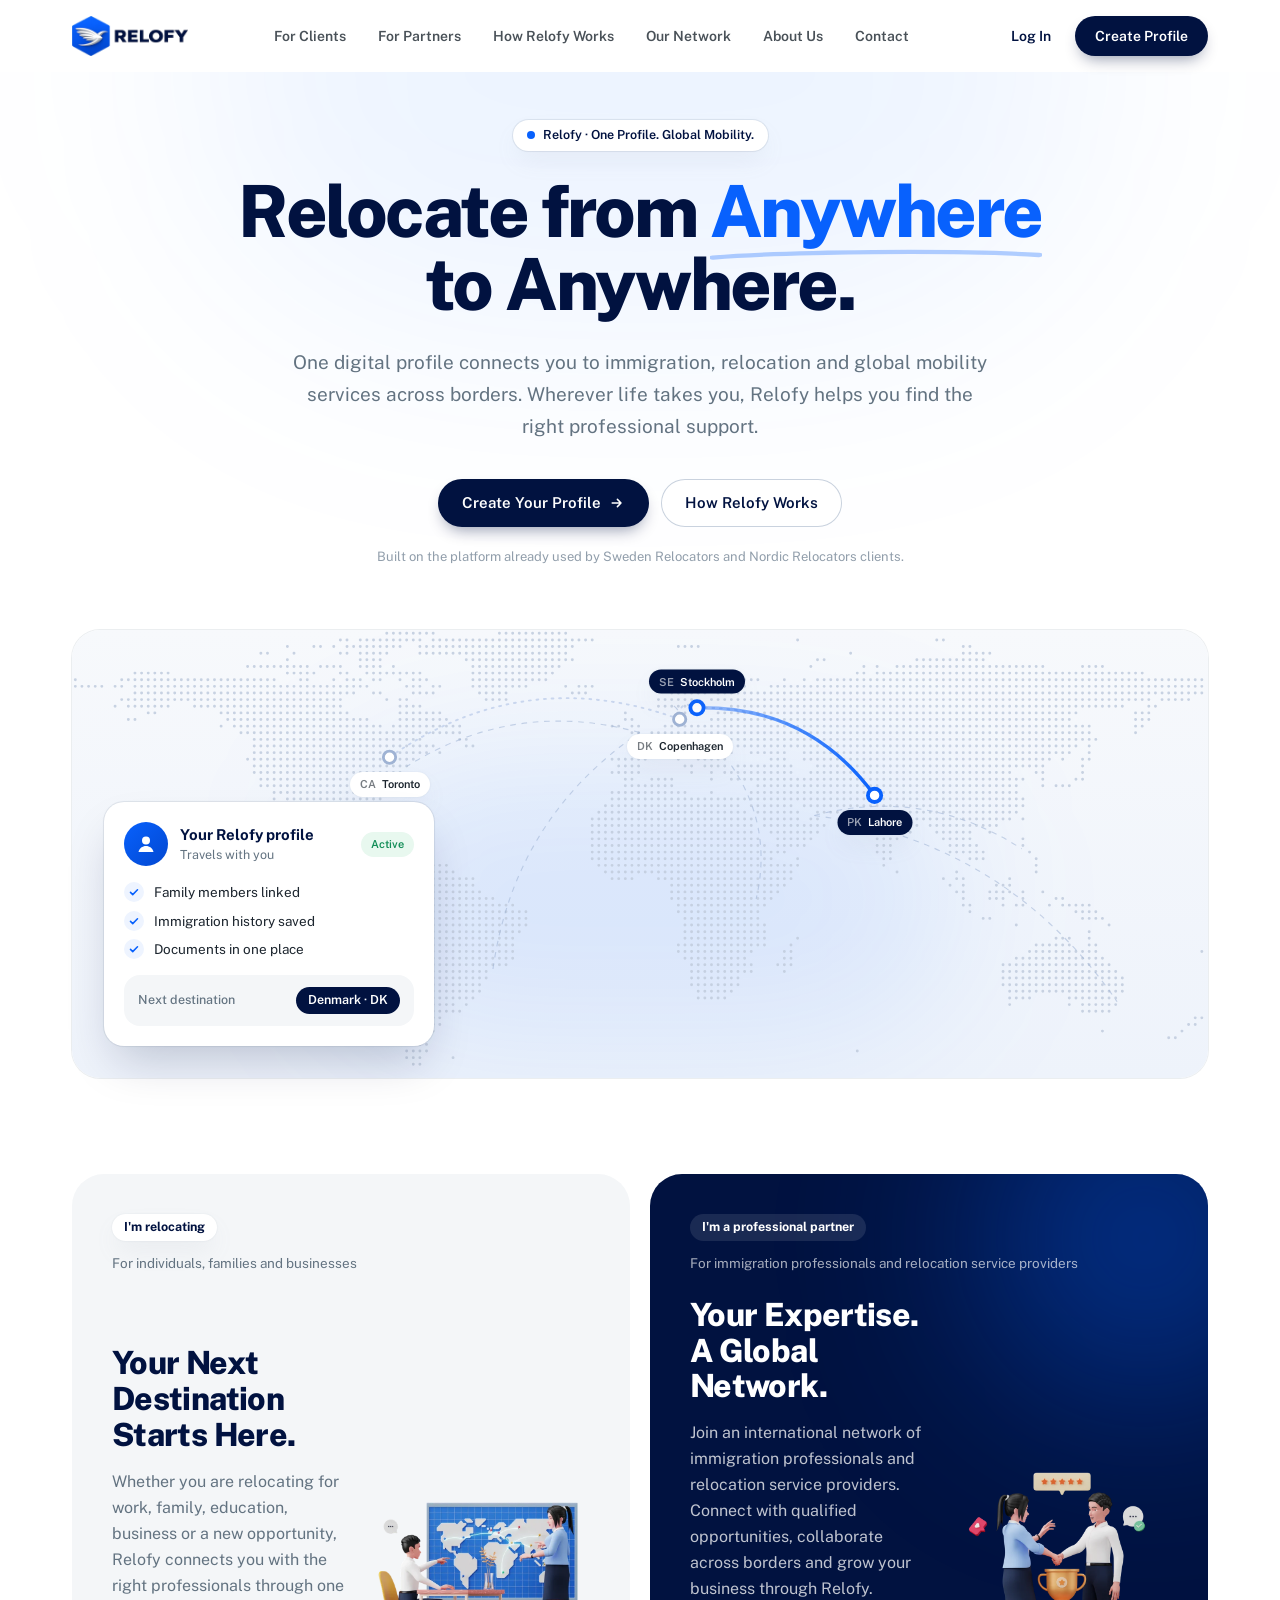
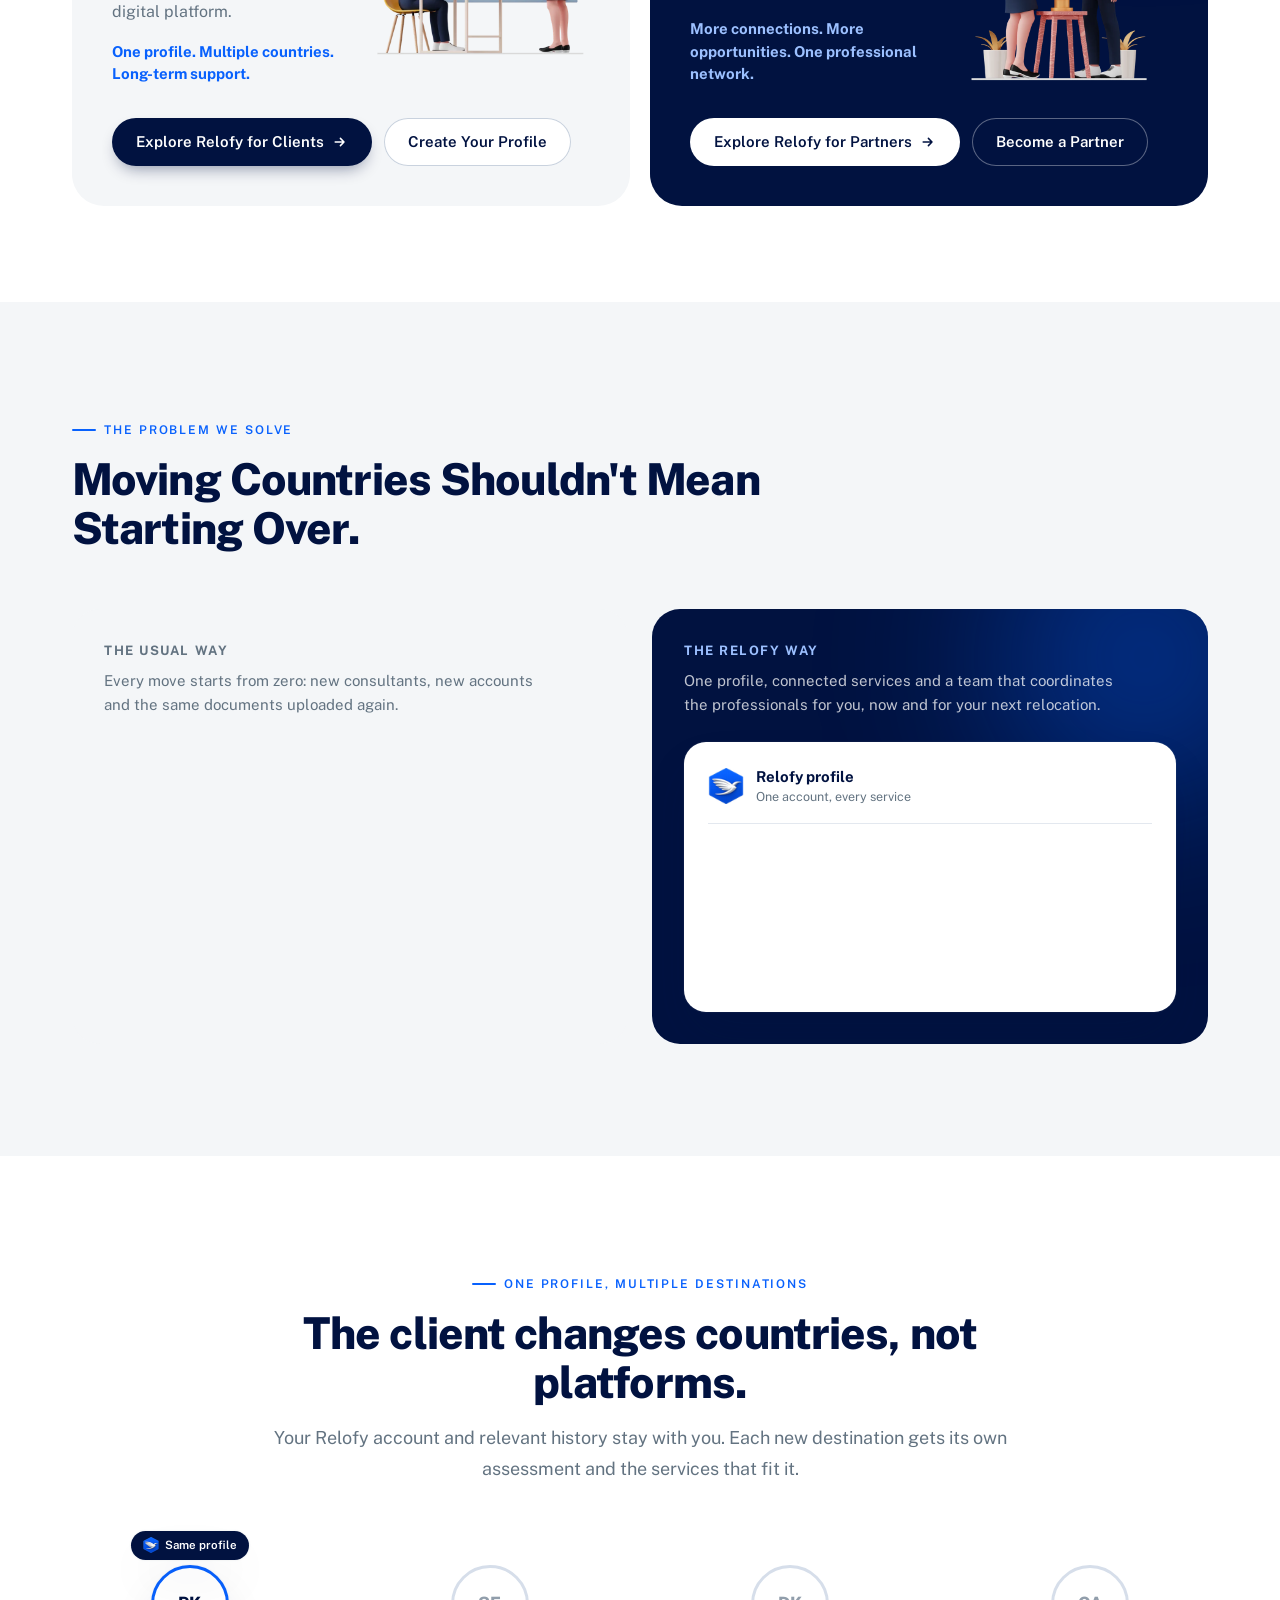
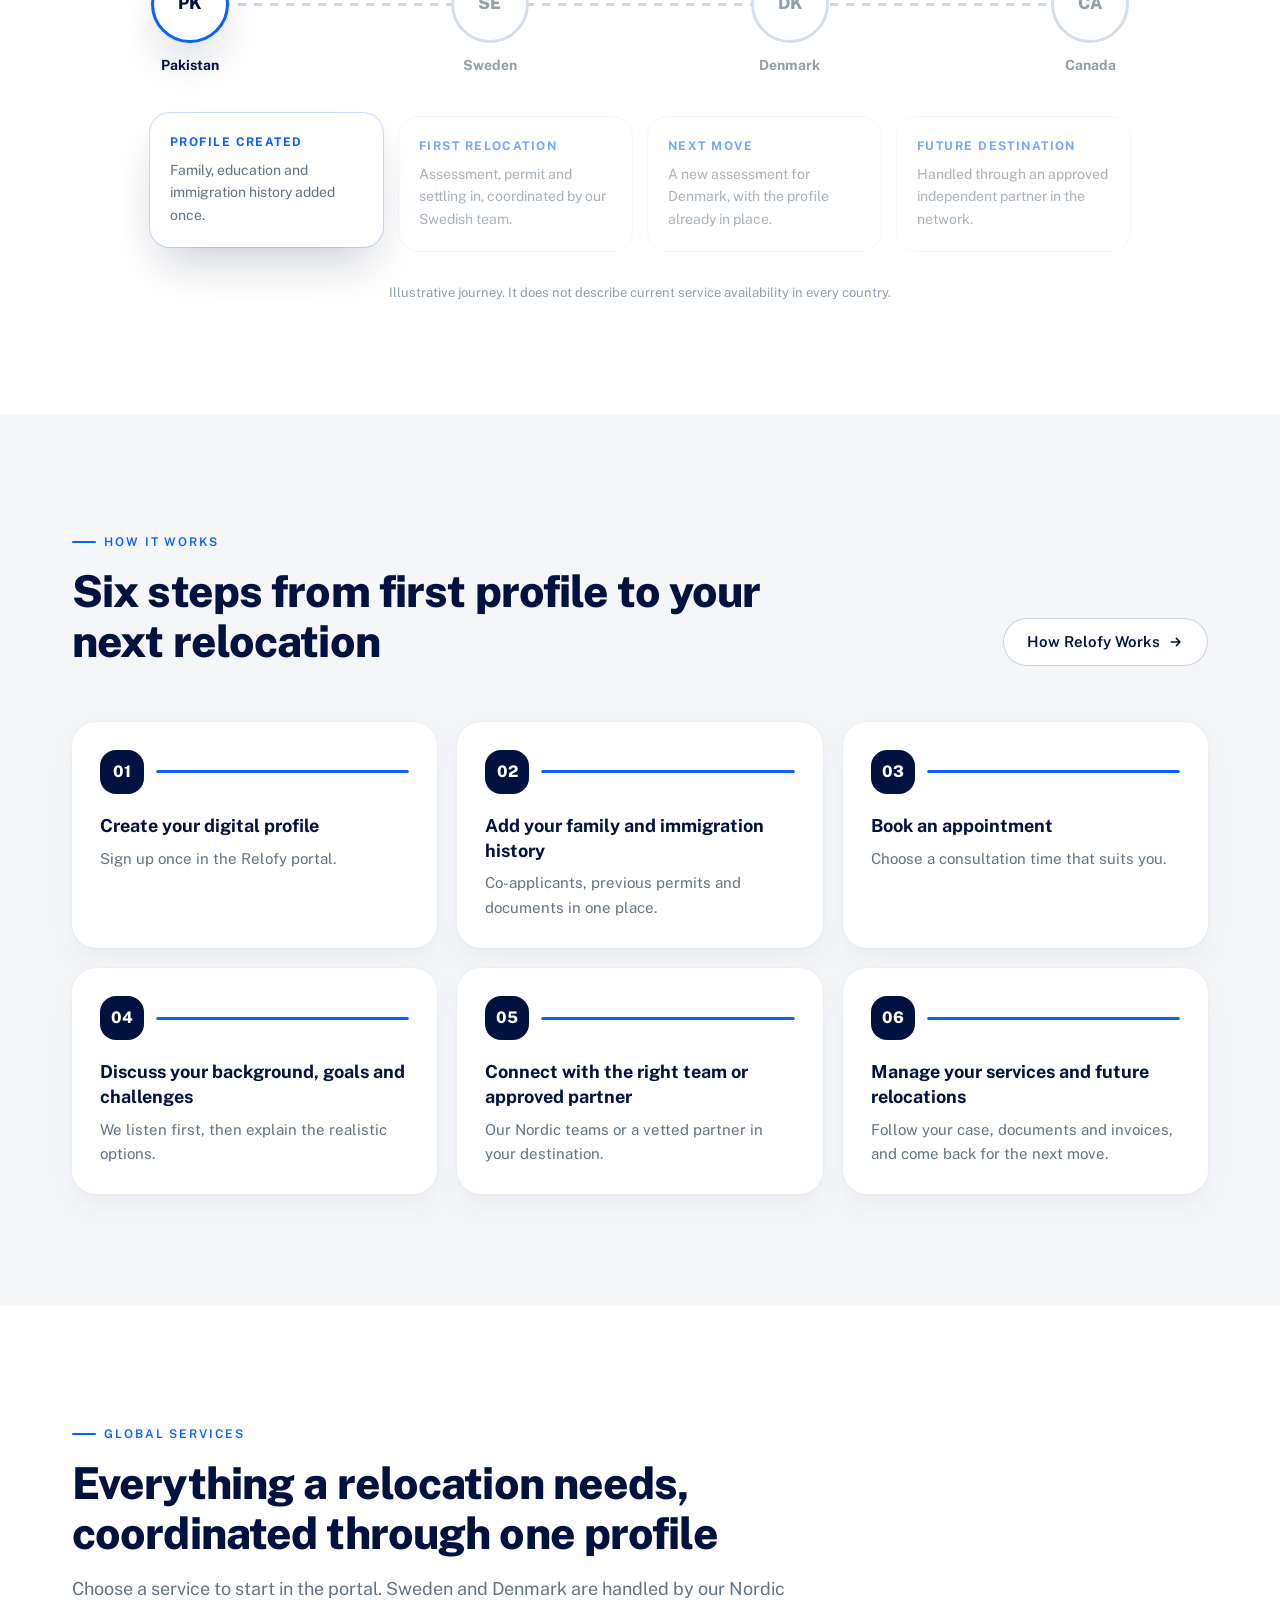
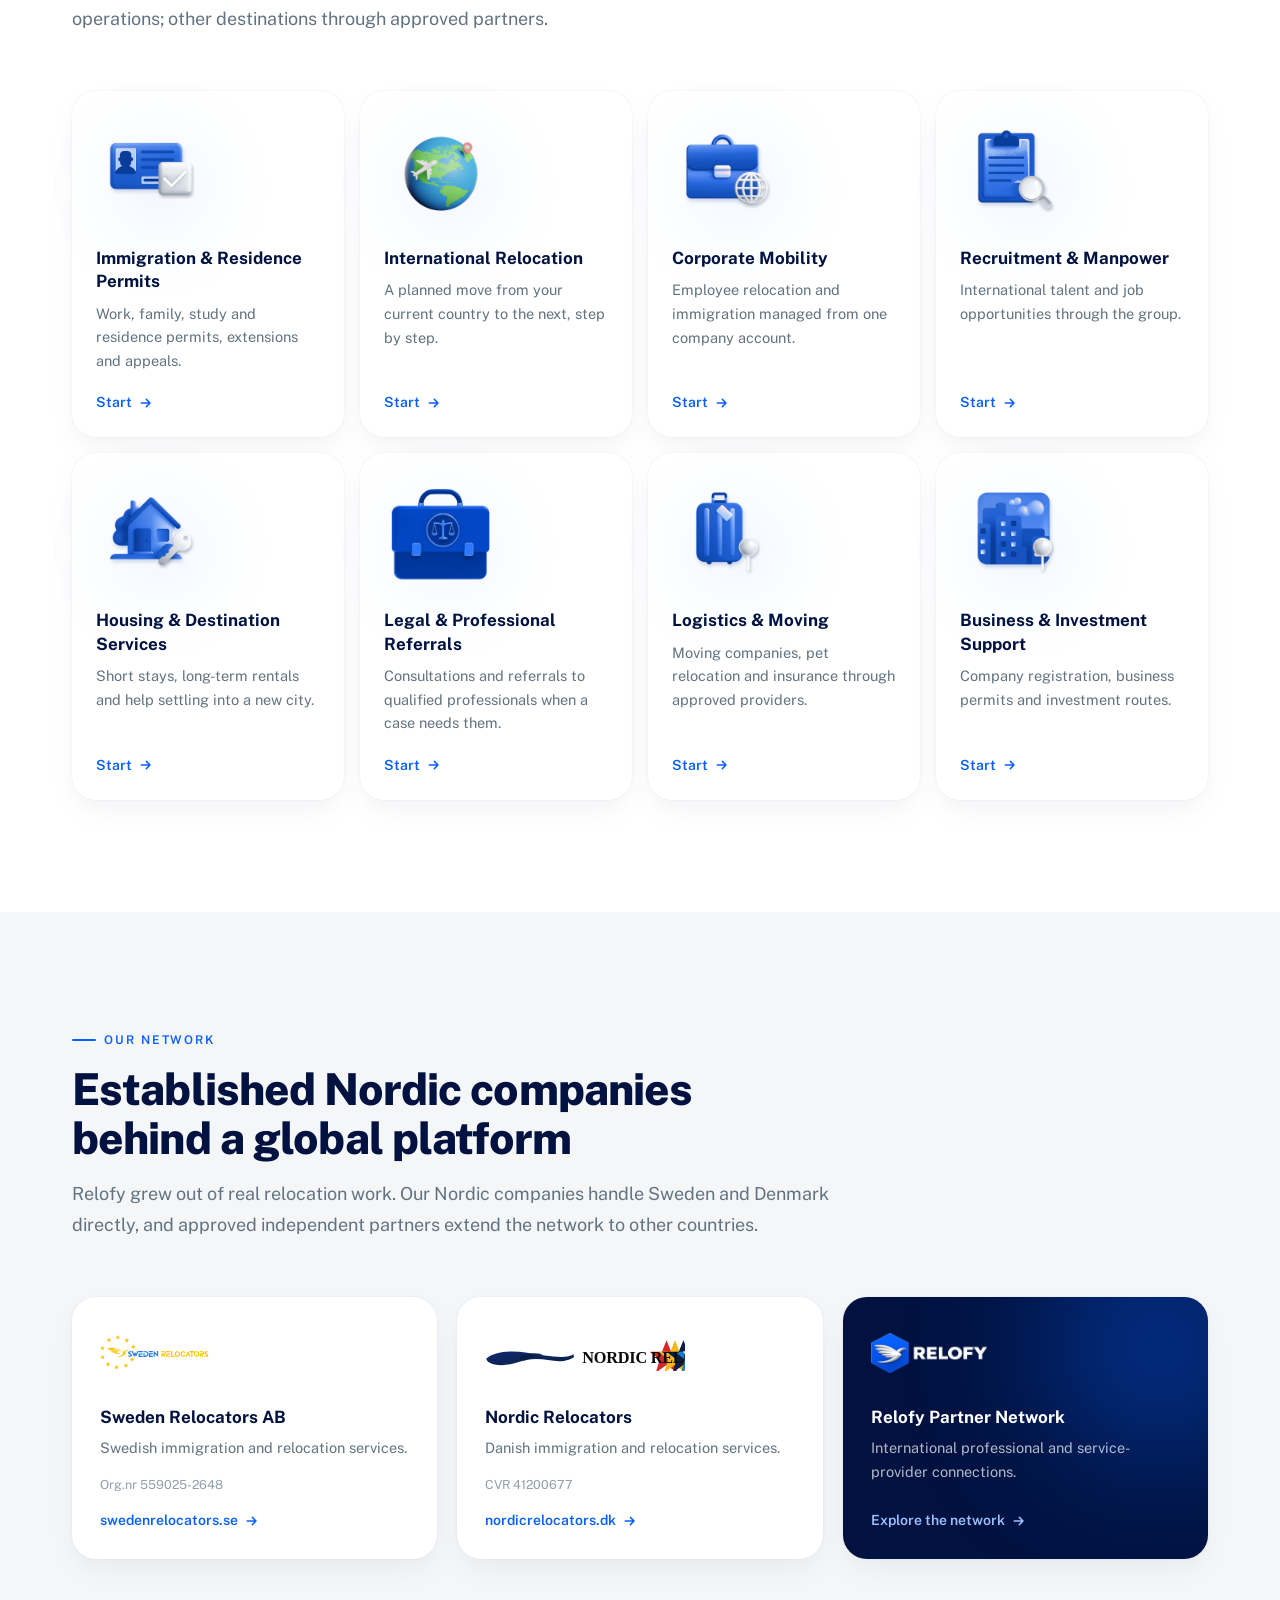
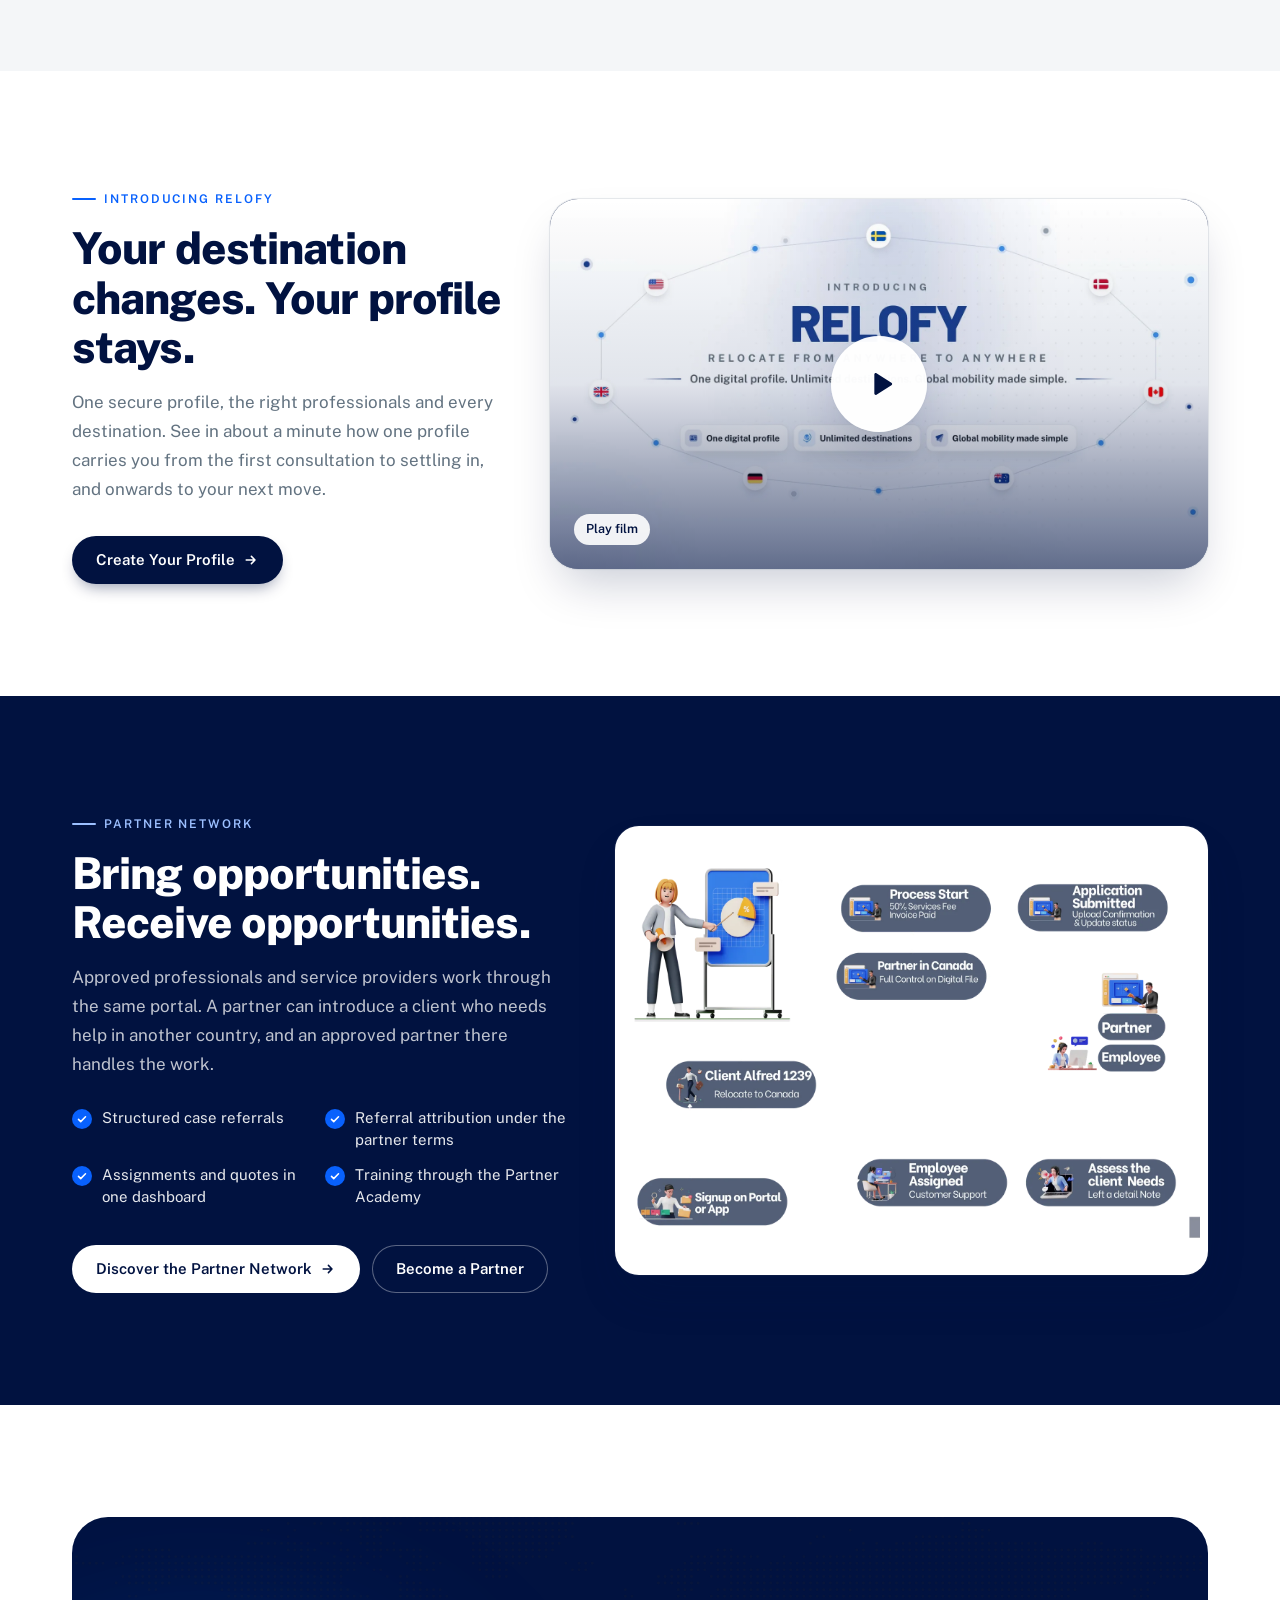
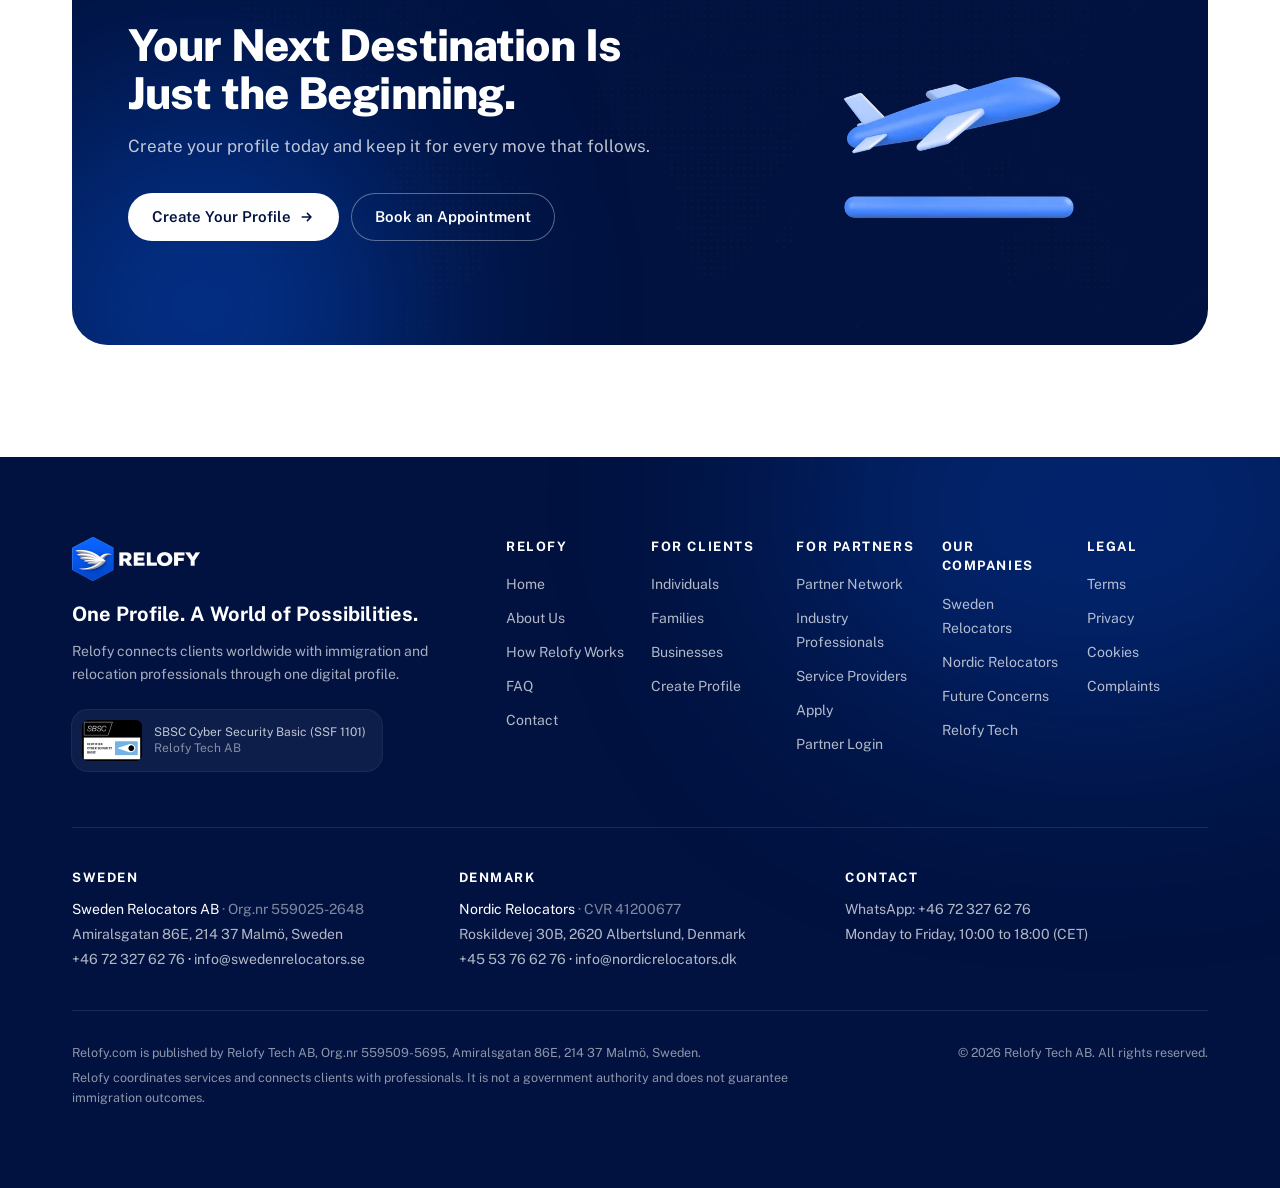
<file: index.html>
<!DOCTYPE html><!--q58rFxs9zzglumJ2LudG5--><html lang="en"><head><meta charSet="utf-8"/><link rel="preconnect" href="/" crossorigin=""/><meta name="viewport" content="width=device-width, initial-scale=1"/><link rel="preload" as="image" href="/brand/relofy-logo-176.png"/><link rel="preload" as="image" href="/maps/world-dots.svg"/><link rel="preload" as="image" href="/brand/icon-48.png"/><link rel="preload" as="image" href="/brand/icon-32.png"/><link rel="stylesheet" href="/_next/static/chunks/9854a5b32f59ee44.css" data-precedence="next"/><link rel="preload" as="script" fetchPriority="low" href="/_next/static/chunks/711d597b816a80c1.js"/><script src="/_next/static/chunks/236f7e5abd6f09ff.js" async=""></script><script src="/_next/static/chunks/d4b4a1ad90e2acdb.js" async=""></script><script src="/_next/static/chunks/24de5c848020e663.js" async=""></script><script src="/_next/static/chunks/turbopack-821b88e02b98bb36.js" async=""></script><script src="/_next/static/chunks/4cf11cb0bfa9869b.js" async=""></script><script src="/_next/static/chunks/ff1a16fafef87110.js" async=""></script><script src="/_next/static/chunks/7340adf74ff47ec0.js" async=""></script><script src="/_next/static/chunks/52e8029a781356f1.js" async=""></script><script src="/_next/static/chunks/a492cba4ea49b337.js" async=""></script><meta name="next-size-adjust" content=""/><meta name="theme-color" content="#011240"/><title>Relofy: One Profile for Relocation, Immigration and Global Mobility</title><meta name="description" content="Relofy connects individuals, families, companies and professional partners through one digital profile for immigration, relocation and global mobility services."/><meta name="application-name" content="Relofy"/><link rel="manifest" href="/site.webmanifest"/><meta name="robots" content="index, follow"/><meta name="googlebot" content="index, follow, max-image-preview:large, max-snippet:-1"/><link rel="canonical" href="https://relofy.com/"/><meta property="og:title" content="Relofy: One Profile for Relocation, Immigration and Global Mobility"/><meta property="og:description" content="Relofy connects individuals, families, companies and professional partners through one digital profile for immigration, relocation and global mobility services."/><meta property="og:url" content="https://relofy.com/"/><meta property="og:site_name" content="Relofy"/><meta property="og:locale" content="en_GB"/><meta property="og:image" content="https://relofy.com/og/relofy-og.png"/><meta property="og:image:width" content="1200"/><meta property="og:image:height" content="630"/><meta property="og:image:alt" content="Relofy: Relocate from Anywhere to Anywhere"/><meta property="og:type" content="website"/><meta name="twitter:card" content="summary_large_image"/><meta name="twitter:title" content="Relofy: One Profile for Relocation, Immigration and Global Mobility"/><meta name="twitter:description" content="Relofy connects individuals, families, companies and professional partners through one digital profile for immigration, relocation and global mobility services."/><meta name="twitter:image" content="https://relofy.com/og/relofy-og.png"/><link rel="icon" href="/favicon.ico" sizes="48x48"/><link rel="icon" href="/brand/icon-192.png" sizes="192x192" type="image/png"/><link rel="apple-touch-icon" href="/apple-touch-icon.png"/><script type="application/ld+json">[{"@context":"https://schema.org","@type":"Organization","@id":"https://relofy.com/#organization","name":"Relofy","legalName":"Relofy Tech AB","url":"https://relofy.com","logo":"https://relofy.com/brand/relofy-logo-352.png","slogan":"One Profile. A World of Possibilities.","description":"Relofy connects individuals, families, companies and professional partners through one digital profile for immigration, relocation and global mobility services.","identifier":{"@type":"PropertyValue","propertyID":"Organisationsnummer","value":"559509-5695"},"address":{"@type":"PostalAddress","streetAddress":"Amiralsgatan 86E","postalCode":"214 37","addressLocality":"Malmö","addressCountry":"SE"},"hasCredential":{"@type":"EducationalOccupationalCredential","name":"SBSC Cyber Security Basic (SSF 1101)","recognizedBy":{"@type":"Organization","name":"SBSC"}},"sameAs":["https://relofy.tech"],"subOrganization":[{"@type":"Organization","name":"Sweden Relocators AB","url":"https://swedenrelocators.se"},{"@type":"Organization","name":"Nordic Relocators","url":"https://nordicrelocators.dk"}],"contactPoint":[{"@type":"ContactPoint","contactType":"customer service","telephone":"+46723276276","email":"info@swedenrelocators.se","areaServed":"SE","availableLanguage":["English","Swedish","Urdu","Arabic"]},{"@type":"ContactPoint","contactType":"customer service","telephone":"+4553766276","email":"info@nordicrelocators.dk","areaServed":"DK","availableLanguage":["English","Danish"]}]},{"@context":"https://schema.org","@type":"WebSite","@id":"https://relofy.com/#website","url":"https://relofy.com","name":"Relofy","publisher":{"@id":"https://relofy.com/#organization"},"inLanguage":"en"}]</script><script src="/_next/static/chunks/a6dad97d9634a72d.js" noModule=""></script></head><body class="min-h-dvh bg-white"><div hidden=""><!--$--><!--/$--></div><header class="sticky top-0 z-50 transition-all duration-300 bg-white/0"><a href="#main" class="sr-only focus:not-sr-only focus:absolute focus:left-4 focus:top-3 focus:z-[60] focus:rounded-full focus:bg-navy focus:px-4 focus:py-2 focus:text-white">Skip to content</a><div class="mx-auto flex h-[72px] w-full max-w-[1200px] items-center justify-between gap-6 px-5 sm:px-8"><a class="flex shrink-0 items-center" aria-label="Relofy home" href="/"><img alt="Relofy" width="128" height="44" decoding="async" data-nimg="1" class="h-9 w-auto sm:h-10" style="color:transparent" src="/brand/relofy-logo-176.png"/></a><nav aria-label="Main" class="hidden items-center gap-1 xl:flex"><a class="rounded-full px-3.5 py-2 text-[14px] font-semibold transition-colors text-ink/80 hover:text-navy" href="/clients/">For Clients</a><a class="rounded-full px-3.5 py-2 text-[14px] font-semibold transition-colors text-ink/80 hover:text-navy" href="/partners/">For Partners</a><a class="rounded-full px-3.5 py-2 text-[14px] font-semibold transition-colors text-ink/80 hover:text-navy" href="/how-it-works/">How Relofy Works</a><a class="rounded-full px-3.5 py-2 text-[14px] font-semibold transition-colors text-ink/80 hover:text-navy" href="/network/">Our Network</a><a class="rounded-full px-3.5 py-2 text-[14px] font-semibold transition-colors text-ink/80 hover:text-navy" href="/about/">About Us</a><a class="rounded-full px-3.5 py-2 text-[14px] font-semibold transition-colors text-ink/80 hover:text-navy" href="/contact/">Contact</a></nav><div class="hidden items-center gap-2 xl:flex"><a href="https://portal.nordicrelocators.com/signin/" rel="noopener" class="rounded-full px-4 py-2 text-[14px] font-semibold text-navy hover:bg-[rgba(145,158,171,0.12)]">Log In</a><a href="https://portal.nordicrelocators.com/signup/?role=individual" rel="noopener" class="inline-flex h-10 items-center rounded-full bg-navy px-5 text-[14px] font-semibold text-white shadow-[0_8px_16px_-6px_rgba(1,18,64,0.45)] transition-colors hover:bg-navy-800">Create Profile</a></div><button type="button" aria-expanded="false" aria-controls="mobile-menu" aria-label="Open menu" class="relative flex h-11 w-11 items-center justify-center rounded-full text-navy hover:bg-[rgba(145,158,171,0.12)] xl:hidden"><span class="absolute h-[2px] w-5 rounded-full bg-current transition-all duration-300 -translate-y-[6px]"></span><span class="absolute h-[2px] w-5 rounded-full bg-current transition-all duration-300 "></span><span class="absolute h-[2px] w-5 rounded-full bg-current transition-all duration-300 translate-y-[6px]"></span></button></div><div id="mobile-menu" hidden="" class="h-[calc(100dvh-72px)] overflow-y-auto border-t border-line bg-white xl:hidden"><nav aria-label="Mobile" class="mx-auto flex max-w-[1200px] flex-col px-5 py-6 sm:px-8"><a aria-current="page" class="border-b border-line py-4 text-[20px] font-bold text-blue" href="/">Home</a><a class="border-b border-line py-4 text-[20px] font-bold text-navy" href="/clients/">For Clients</a><a class="border-b border-line py-4 text-[20px] font-bold text-navy" href="/partners/">For Partners</a><a class="border-b border-line py-4 text-[20px] font-bold text-navy" href="/how-it-works/">How Relofy Works</a><a class="border-b border-line py-4 text-[20px] font-bold text-navy" href="/network/">Our Network</a><a class="border-b border-line py-4 text-[20px] font-bold text-navy" href="/about/">About Us</a><a class="border-b border-line py-4 text-[20px] font-bold text-navy" href="/contact/">Contact</a><a class="border-b border-line py-4 text-[20px] font-bold text-navy" href="/faq/">FAQ</a><div class="mt-8 grid gap-3"><a href="https://portal.nordicrelocators.com/signup/?role=individual" rel="noopener" class="flex h-12 items-center justify-center rounded-full bg-navy text-[15px] font-semibold text-white">Create Profile</a><a href="https://portal.nordicrelocators.com/signin/" rel="noopener" class="flex h-12 items-center justify-center rounded-full text-[15px] font-semibold text-navy ring-1 ring-inset ring-[#c9d2de]">Log In</a></div></nav></div></header><main id="main"><section class="relative overflow-hidden pb-16 pt-8 sm:pb-24 sm:pt-12"><div aria-hidden="true" class="pointer-events-none absolute left-1/2 top-[-260px] h-[520px] w-[900px] -translate-x-1/2 rounded-full bg-blue/[0.07] blur-[120px]"></div><div class="mx-auto w-full max-w-[1200px] px-5 sm:px-8 relative"><div class="mx-auto max-w-[880px] text-center"><div class="" style="opacity:0;transform:translateY(12px)"><p class="inline-flex items-center gap-2 rounded-full bg-white px-3.5 py-1.5 text-[12.5px] font-semibold text-navy shadow-card ring-1 ring-[rgba(145,158,171,0.16)]"><span class="h-2 w-2 rounded-full bg-blue"></span>Relofy · One Profile. Global Mobility.</p></div><div class="" style="opacity:0;transform:translateY(22px)"><h1 class="mt-6 text-[42px] font-extrabold leading-[1.02] tracking-[-0.035em] text-navy sm:text-[60px] lg:text-[72px]">Relocate from <span class="relative whitespace-nowrap text-blue">Anywhere<svg aria-hidden="true" viewBox="0 0 220 14" class="absolute -bottom-2 left-0 h-3 w-full text-blue/30" preserveAspectRatio="none"><path d="M2 10c50-7 160-9 216-3" stroke="currentColor" stroke-width="5" fill="none" stroke-linecap="round"></path></svg></span> to Anywhere.</h1></div><div class="" style="opacity:0;transform:translateY(22px)"><p class="mx-auto mt-6 max-w-[700px] text-[17px] leading-[1.7] text-muted sm:text-[19px]">One digital profile connects you to immigration, relocation and global mobility services across borders. Wherever life takes you, Relofy helps you find the right professional support.</p></div><div class="" style="opacity:0;transform:translateY(22px)"><div class="mt-9 flex flex-wrap justify-center gap-3"><a href="https://portal.nordicrelocators.com/signup/?role=individual" class="group inline-flex h-12 items-center justify-center gap-2 rounded-full px-6 text-[15px] font-semibold leading-[1.71429] transition-all duration-200 bg-navy text-white hover:bg-navy-800 shadow-[0_8px_16px_-6px_rgba(1,18,64,0.45)] " rel="noopener">Create Your Profile<svg viewBox="0 0 20 20" fill="none" aria-hidden="true" class="h-4 w-4 transition-transform duration-200 group-hover:translate-x-0.5"><path d="M4 10h11m0 0-4.5-4.5M15 10l-4.5 4.5" stroke="currentColor" stroke-width="1.9" stroke-linecap="round" stroke-linejoin="round"></path></svg><span class="sr-only"> (<!-- -->opens the Relofy portal<!-- -->)</span></a><a class="group inline-flex h-12 items-center justify-center gap-2 rounded-full px-6 text-[15px] font-semibold leading-[1.71429] transition-all duration-200 bg-white text-navy ring-1 ring-inset ring-[#c9d2de] hover:ring-navy " href="/how-it-works/">How Relofy Works</a></div><p class="mt-5 text-[13px] text-subtle">Built on the platform already used by Sweden Relocators and Nordic Relocators clients.</p></div></div><div class="mt-12 sm:mt-16" style="opacity:0;transform:translateY(22px)"><div class="relative"><div class="relative overflow-hidden rounded-[28px] bg-gradient-to-b from-[#f7f9fc] to-[#eef3fb] ring-1 ring-[rgba(145,158,171,0.18)]"><div aria-hidden="true" class="pointer-events-none absolute left-1/2 top-[30%] h-[60%] w-[55%] -translate-x-1/2 rounded-full bg-blue/10 blur-[80px]"></div><div class="relative aspect-[1200/473] w-full"><img src="/maps/world-dots.svg" alt="" aria-hidden="true" class="absolute inset-0 h-full w-full select-none opacity-90" draggable="false"/><svg viewBox="0 0 1200 473" class="absolute inset-0 h-full w-full" role="img" aria-label="An illustrative route on a world map: Lahore to Stockholm, Copenhagen and Toronto."><defs><linearGradient id="leg" x1="0" x2="1" y1="0" y2="0"><stop offset="0" stop-color="#0861fd" stop-opacity="0.35"></stop><stop offset="1" stop-color="#0861fd"></stop></linearGradient></defs><path d="M599.6 108.3 Q468.6 72.1 353.3 144.2" stroke="#9fb3d4" stroke-width="1.2" fill="none" class="dash-flow" opacity="0.55"></path><path d="M784.2 195.9 Q901.5 165.3 1003.3 231.2" stroke="#9fb3d4" stroke-width="1.2" fill="none" class="dash-flow" opacity="0.55"></path><path d="M696.6 143.2 Q740.6 207.9 722.7 284.1" stroke="#9fb3d4" stroke-width="1.2" fill="none" class="dash-flow" opacity="0.55"></path><path d="M444.7 358.1 Q467.2 199.1 599.6 108.3" stroke="#9fb3d4" stroke-width="1.2" fill="none" class="dash-flow" opacity="0.55"></path><path d="M784.2 195.9 Q987.4 223.9 1104 392.7" stroke="#9fb3d4" stroke-width="1.2" fill="none" class="dash-flow" opacity="0.55"></path><path d="M635.8 80.2 Q642.7 85.8 643.3 94.6" stroke="#9fb3d4" stroke-width="1.2" fill="none" class="dash-flow" opacity="0.55"></path><g><path d="M847.8 174.7 Q778.0 79.7 660.2 82.2" stroke="#c9d6ee" stroke-width="2" fill="none" stroke-dasharray="2 6" stroke-linecap="round"></path><path d="M847.8 174.7 Q778.0 79.7 660.2 82.2" stroke="url(#leg)" stroke-width="3.6" stroke-linecap="round" fill="none" opacity="0" pathLength="1" stroke-dashoffset="0" stroke-dasharray="0 1"></path></g><g><path d="M660.2 82.2 Q640.2 71.8 641.9 94.3" stroke="#c9d6ee" stroke-width="2" fill="none" stroke-dasharray="2 6" stroke-linecap="round"></path><path d="M660.2 82.2 Q640.2 71.8 641.9 94.3" stroke="url(#leg)" stroke-width="3.6" stroke-linecap="round" fill="none" opacity="0" pathLength="1" stroke-dashoffset="0" stroke-dasharray="0 1"></path></g><g><path d="M641.9 94.3 Q478.2 34.7 335.4 134.4" stroke="#c9d6ee" stroke-width="2" fill="none" stroke-dasharray="2 6" stroke-linecap="round"></path><path d="M641.9 94.3 Q478.2 34.7 335.4 134.4" stroke="url(#leg)" stroke-width="3.6" stroke-linecap="round" fill="none" opacity="0" pathLength="1" stroke-dashoffset="0" stroke-dasharray="0 1"></path></g><g><circle cx="847.8" cy="174.7" r="9" fill="#0861fd" class="soft-pulse"></circle><circle cx="847.8" cy="174.7" r="6.5" fill="#fff" stroke="#0861fd" stroke-width="3"></circle></g><g><circle cx="660.2" cy="82.2" r="6.5" fill="#fff" stroke="#9fb3d4" stroke-width="3"></circle></g><g><circle cx="641.9" cy="94.3" r="6.5" fill="#fff" stroke="#9fb3d4" stroke-width="3"></circle></g><g><circle cx="335.4" cy="134.4" r="6.5" fill="#fff" stroke="#9fb3d4" stroke-width="3"></circle></g></svg><div class="pointer-events-none absolute hidden -translate-x-1/2 sm:block translate-y-[14px]" style="left:70.65%;top:36.93446088794926%"><span class="inline-flex items-center gap-1.5 whitespace-nowrap rounded-full px-2.5 py-1 text-[11px] font-semibold shadow-card transition-colors duration-500 bg-navy text-white"><span class="opacity-60">PK</span>Lahore</span></div><div class="pointer-events-none absolute hidden -translate-x-1/2 sm:block -translate-y-[calc(100%+14px)]" style="left:55.016666666666666%;top:17.378435517970402%"><span class="inline-flex items-center gap-1.5 whitespace-nowrap rounded-full px-2.5 py-1 text-[11px] font-semibold shadow-card transition-colors duration-500 bg-white text-ink"><span class="opacity-60">SE</span>Stockholm</span></div><div class="pointer-events-none absolute hidden -translate-x-1/2 sm:block translate-y-[14px]" style="left:53.49166666666666%;top:19.93657505285412%"><span class="inline-flex items-center gap-1.5 whitespace-nowrap rounded-full px-2.5 py-1 text-[11px] font-semibold shadow-card transition-colors duration-500 bg-white text-ink"><span class="opacity-60">DK</span>Copenhagen</span></div><div class="pointer-events-none absolute hidden -translate-x-1/2 sm:block translate-y-[14px]" style="left:27.949999999999996%;top:28.414376321353068%"><span class="inline-flex items-center gap-1.5 whitespace-nowrap rounded-full px-2.5 py-1 text-[11px] font-semibold shadow-card transition-colors duration-500 bg-white text-ink"><span class="opacity-60">CA</span>Toronto</span></div></div></div><div class="relative z-10 mx-auto -mt-10 w-[min(92%,360px)] sm:absolute sm:bottom-6 sm:left-6 sm:mt-0 sm:w-[330px] lg:bottom-8 lg:left-8"><div class="rounded-[20px] bg-white p-4 shadow-float ring-1 ring-[rgba(145,158,171,0.16)] sm:p-5"><div class="flex items-center gap-3"><span class="flex h-11 w-11 items-center justify-center rounded-full bg-gradient-to-br from-blue to-blue-700 text-white"><svg viewBox="0 0 24 24" class="h-6 w-6" aria-hidden="true"><circle cx="12" cy="8.5" r="4" fill="currentColor"></circle><path d="M4.5 20c.8-3.8 3.9-6 7.5-6s6.7 2.2 7.5 6" fill="currentColor"></path></svg></span><div><p class="text-[15px] font-bold text-navy">Your Relofy profile</p><p class="text-[12.5px] text-muted">Travels with you</p></div><span class="ml-auto rounded-full bg-[#e8f8ef] px-2.5 py-1 text-[11px] font-semibold text-[#118d57]">Active</span></div><ul class="mt-4 space-y-2"><li class="flex items-center gap-2.5 text-[13.5px] text-ink"><span class="flex h-5 w-5 items-center justify-center rounded-full bg-blue-50 text-blue"><svg viewBox="0 0 20 20" fill="none" aria-hidden="true" class="h-3.5 w-3.5"><path d="m5 10.5 3.2 3.2L15 6.8" stroke="currentColor" stroke-width="2.2" stroke-linecap="round" stroke-linejoin="round"></path></svg></span>Family members linked</li><li class="flex items-center gap-2.5 text-[13.5px] text-ink"><span class="flex h-5 w-5 items-center justify-center rounded-full bg-blue-50 text-blue"><svg viewBox="0 0 20 20" fill="none" aria-hidden="true" class="h-3.5 w-3.5"><path d="m5 10.5 3.2 3.2L15 6.8" stroke="currentColor" stroke-width="2.2" stroke-linecap="round" stroke-linejoin="round"></path></svg></span>Immigration history saved</li><li class="flex items-center gap-2.5 text-[13.5px] text-ink"><span class="flex h-5 w-5 items-center justify-center rounded-full bg-blue-50 text-blue"><svg viewBox="0 0 20 20" fill="none" aria-hidden="true" class="h-3.5 w-3.5"><path d="m5 10.5 3.2 3.2L15 6.8" stroke="currentColor" stroke-width="2.2" stroke-linecap="round" stroke-linejoin="round"></path></svg></span>Documents in one place</li></ul><div class="mt-4 flex items-center justify-between rounded-2xl bg-surface px-3.5 py-3"><span class="text-[12.5px] font-medium text-muted">Next destination</span><span class="inline-flex items-center gap-1.5 rounded-full bg-navy px-3 py-1 text-[12.5px] font-semibold text-white" style="opacity:1;transform:none">Sweden · SE</span></div></div></div></div></div></div></section><section class="bg-white pb-20 sm:pb-24" aria-labelledby="audiences"><div class="mx-auto w-full max-w-[1200px] px-5 sm:px-8 "><h2 id="audiences" class="sr-only">Two ways into Relofy</h2><div class="grid gap-5 lg:grid-cols-2"><div class="h-full" style="opacity:0;transform:translateY(22px)"><div class="group relative flex h-full flex-col overflow-hidden rounded-[32px] p-7 sm:p-10 bg-surface text-ink"><div class="relative flex items-start justify-between gap-4"><div><span class="inline-flex rounded-full px-3 py-1 text-[12.5px] font-bold bg-white text-navy shadow-card">I&#x27;m relocating</span><p class="mt-3 text-[13.5px] text-muted">For individuals, families and businesses</p></div></div><div class="relative mt-6 grid flex-1 gap-6 sm:grid-cols-[1fr_200px] sm:items-end lg:grid-cols-[1fr_220px]"><div><h3 class="text-[28px] font-extrabold leading-[1.12] tracking-[-0.02em] sm:text-[32px] text-navy">Your Next Destination Starts Here.</h3><p class="mt-4 text-[16px] leading-relaxed text-muted">Whether you are relocating for work, family, education, business or a new opportunity, Relofy connects you with the right professionals through one digital platform.</p><p class="mt-4 text-[15px] font-bold text-blue">One profile. Multiple countries. Long-term support.</p></div><img alt="Two people planning a move on a world map." loading="lazy" width="440" height="440" decoding="async" data-nimg="1" class="mx-auto h-auto w-[180px] transition-transform duration-500 group-hover:-translate-y-1 sm:w-full" style="color:transparent" src="/img/people-map-presentation.webp"/></div><div class="relative mt-8 flex flex-wrap gap-3"><a class="group inline-flex h-12 items-center justify-center gap-2 rounded-full px-6 text-[15px] font-semibold leading-[1.71429] transition-all duration-200 bg-navy text-white hover:bg-navy-800 shadow-[0_8px_16px_-6px_rgba(1,18,64,0.45)] " href="/clients/">Explore Relofy for Clients<svg viewBox="0 0 20 20" fill="none" aria-hidden="true" class="h-4 w-4 transition-transform duration-200 group-hover:translate-x-0.5"><path d="M4 10h11m0 0-4.5-4.5M15 10l-4.5 4.5" stroke="currentColor" stroke-width="1.9" stroke-linecap="round" stroke-linejoin="round"></path></svg></a><a href="https://portal.nordicrelocators.com/signup/?role=individual" class="group inline-flex h-12 items-center justify-center gap-2 rounded-full px-6 text-[15px] font-semibold leading-[1.71429] transition-all duration-200 bg-white text-navy ring-1 ring-inset ring-[#c9d2de] hover:ring-navy " rel="noopener">Create Your Profile</a></div></div></div><div class="h-full" style="opacity:0;transform:translateY(22px)"><div class="group relative flex h-full flex-col overflow-hidden rounded-[32px] p-7 sm:p-10 bg-navy text-white"><div aria-hidden="true" class="pointer-events-none absolute -right-24 -top-24 h-80 w-80 rounded-full bg-blue/40 blur-[100px]"></div><div class="relative flex items-start justify-between gap-4"><div><span class="inline-flex rounded-full px-3 py-1 text-[12.5px] font-bold bg-white/10 text-white">I&#x27;m a professional partner</span><p class="mt-3 text-[13.5px] text-white/65">For immigration professionals and relocation service providers</p></div></div><div class="relative mt-6 grid flex-1 gap-6 sm:grid-cols-[1fr_200px] sm:items-end lg:grid-cols-[1fr_220px]"><div><h3 class="text-[28px] font-extrabold leading-[1.12] tracking-[-0.02em] sm:text-[32px] text-white">Your Expertise. A Global Network.</h3><p class="mt-4 text-[16px] leading-relaxed text-white/75">Join an international network of immigration professionals and relocation service providers. Connect with qualified opportunities, collaborate across borders and grow your business through Relofy.</p><p class="mt-4 text-[15px] font-bold text-[#9cc0ff]">More connections. More opportunities. One professional network.</p></div><img alt="Two professionals shaking hands on a partnership." loading="lazy" width="440" height="440" decoding="async" data-nimg="1" class="mx-auto h-auto w-[180px] transition-transform duration-500 group-hover:-translate-y-1 sm:w-full" style="color:transparent" src="/img/people-deal.webp"/></div><div class="relative mt-8 flex flex-wrap gap-3"><a class="group inline-flex h-12 items-center justify-center gap-2 rounded-full px-6 text-[15px] font-semibold leading-[1.71429] transition-all duration-200 bg-white text-navy hover:bg-blue-50 " href="/partners/">Explore Relofy for Partners<svg viewBox="0 0 20 20" fill="none" aria-hidden="true" class="h-4 w-4 transition-transform duration-200 group-hover:translate-x-0.5"><path d="M4 10h11m0 0-4.5-4.5M15 10l-4.5 4.5" stroke="currentColor" stroke-width="1.9" stroke-linecap="round" stroke-linejoin="round"></path></svg></a><a href="https://portal.nordicrelocators.com/partner-signup/" class="group inline-flex h-12 items-center justify-center gap-2 rounded-full px-6 text-[15px] font-semibold leading-[1.71429] transition-all duration-200 text-white ring-1 ring-inset ring-white/35 hover:ring-white " rel="noopener">Become a Partner</a></div></div></div></div></div></section><section class="bg-surface py-20 sm:py-24 lg:py-28 "><div class="mx-auto w-full max-w-[1200px] px-5 sm:px-8 "><div class="mb-12 max-w-3xl sm:mb-14 "><p class="mb-4 inline-flex items-center gap-2 text-[12px] font-semibold uppercase tracking-[0.16em] text-blue"><span aria-hidden="true" class="h-[2px] w-6 rounded-full bg-blue"></span>The problem we solve</p><h2 class="text-[30px] font-extrabold leading-[1.12] tracking-[-0.02em] sm:text-[38px] lg:text-[44px] text-navy ">Moving Countries Shouldn&#x27;t Mean Starting Over.</h2></div><div class="grid gap-6 lg:grid-cols-2"><div class="rounded-[28px] bg-surface p-6 sm:p-8"><p class="text-[13px] font-bold uppercase tracking-[0.12em] text-muted">The usual way</p><p class="mt-2 max-w-md text-[15px] leading-relaxed text-muted">Every move starts from zero: new consultants, new accounts and the same documents uploaded again.</p><div class="relative mt-6 flex flex-wrap gap-2.5 sm:block sm:h-[260px]"><div class="sm:absolute sm:[left:var(--x)] sm:[top:var(--y)]" style="--x:4%;--y:8%;opacity:0;transform:translateX(40px) translateY(20px) scale(0.9)"><div class="rounded-2xl bg-white px-4 py-3 text-[14px] font-semibold shadow-card text-ink"><span class="mr-2 inline-block h-2 w-2 rounded-full align-middle" style="background:#c4cdd5"></span>Immigration consultant</div></div><div class="sm:absolute sm:[left:var(--x)] sm:[top:var(--y)]" style="--x:52%;--y:2%;opacity:0;transform:translateX(40px) translateY(20px) scale(0.9)"><div class="rounded-2xl bg-white px-4 py-3 text-[14px] font-semibold shadow-card text-ink"><span class="mr-2 inline-block h-2 w-2 rounded-full align-middle" style="background:#c4cdd5"></span>Lawyer</div></div><div class="sm:absolute sm:[left:var(--x)] sm:[top:var(--y)]" style="--x:18%;--y:40%;opacity:0;transform:translateX(40px) translateY(20px) scale(0.9)"><div class="rounded-2xl bg-white px-4 py-3 text-[14px] font-semibold shadow-card text-ink"><span class="mr-2 inline-block h-2 w-2 rounded-full align-middle" style="background:#c4cdd5"></span>Housing agent</div></div><div class="sm:absolute sm:[left:var(--x)] sm:[top:var(--y)]" style="--x:58%;--y:36%;opacity:0;transform:translateX(40px) translateY(20px) scale(0.9)"><div class="rounded-2xl bg-white px-4 py-3 text-[14px] font-semibold shadow-card text-ink"><span class="mr-2 inline-block h-2 w-2 rounded-full align-middle" style="background:#c4cdd5"></span>Moving company</div></div><div class="sm:absolute sm:[left:var(--x)] sm:[top:var(--y)]" style="--x:6%;--y:72%;opacity:0;transform:translateX(40px) translateY(20px) scale(0.9)"><div class="rounded-2xl bg-white px-4 py-3 text-[14px] font-semibold shadow-card text-[#b76e00] ring-1 ring-[#ffd666]"><span class="mr-2 inline-block h-2 w-2 rounded-full align-middle" style="background:#ffab00"></span>New account</div></div><div class="sm:absolute sm:[left:var(--x)] sm:[top:var(--y)]" style="--x:46%;--y:70%;opacity:0;transform:translateX(40px) translateY(20px) scale(0.9)"><div class="rounded-2xl bg-white px-4 py-3 text-[14px] font-semibold shadow-card text-[#b76e00] ring-1 ring-[#ffd666]"><span class="mr-2 inline-block h-2 w-2 rounded-full align-middle" style="background:#ffab00"></span>Same documents again</div></div></div></div><div class="relative overflow-hidden rounded-[28px] bg-navy p-6 text-white sm:p-8"><div aria-hidden="true" class="pointer-events-none absolute -right-20 -top-24 h-72 w-72 rounded-full bg-blue/40 blur-[90px]"></div><p class="relative text-[13px] font-bold uppercase tracking-[0.12em] text-[#9cc0ff]">The Relofy way</p><p class="relative mt-2 max-w-md text-[15px] leading-relaxed text-white/75">One profile, connected services and a team that coordinates the professionals for you, now and for your next relocation.</p><div class="relative mt-6 rounded-[22px] bg-white p-5 text-ink shadow-float sm:p-6"><div class="flex items-center gap-3 border-b border-line pb-4"><img src="/brand/icon-48.png" alt="" width="36" height="36" class="h-9 w-9"/><div><p class="text-[15px] font-bold text-navy">Relofy profile</p><p class="text-[12.5px] text-muted">One account, every service</p></div></div><ul class="mt-4 space-y-3"><li class="flex items-center gap-3 text-[15px] font-semibold text-navy" style="opacity:0;transform:translateX(16px)"><span class="flex h-7 w-7 items-center justify-center rounded-full bg-blue text-white" style="transform:scale(0)"><svg viewBox="0 0 20 20" fill="none" aria-hidden="true" class="h-4 w-4"><path d="m5 10.5 3.2 3.2L15 6.8" stroke="currentColor" stroke-width="2.2" stroke-linecap="round" stroke-linejoin="round"></path></svg></span>One profile</li><li class="flex items-center gap-3 text-[15px] font-semibold text-navy" style="opacity:0;transform:translateX(16px)"><span class="flex h-7 w-7 items-center justify-center rounded-full bg-blue text-white" style="transform:scale(0)"><svg viewBox="0 0 20 20" fill="none" aria-hidden="true" class="h-4 w-4"><path d="m5 10.5 3.2 3.2L15 6.8" stroke="currentColor" stroke-width="2.2" stroke-linecap="round" stroke-linejoin="round"></path></svg></span>Connected services</li><li class="flex items-center gap-3 text-[15px] font-semibold text-navy" style="opacity:0;transform:translateX(16px)"><span class="flex h-7 w-7 items-center justify-center rounded-full bg-blue text-white" style="transform:scale(0)"><svg viewBox="0 0 20 20" fill="none" aria-hidden="true" class="h-4 w-4"><path d="m5 10.5 3.2 3.2L15 6.8" stroke="currentColor" stroke-width="2.2" stroke-linecap="round" stroke-linejoin="round"></path></svg></span>Professional coordination</li><li class="flex items-center gap-3 text-[15px] font-semibold text-navy" style="opacity:0;transform:translateX(16px)"><span class="flex h-7 w-7 items-center justify-center rounded-full bg-blue text-white" style="transform:scale(0)"><svg viewBox="0 0 20 20" fill="none" aria-hidden="true" class="h-4 w-4"><path d="m5 10.5 3.2 3.2L15 6.8" stroke="currentColor" stroke-width="2.2" stroke-linecap="round" stroke-linejoin="round"></path></svg></span>Ready for the next move</li></ul></div></div></div></div></section><section class="bg-white py-20 sm:py-24 lg:py-28 "><div class="mx-auto w-full max-w-[1200px] px-5 sm:px-8 "><div class="mb-12 max-w-3xl sm:mb-14 mx-auto text-center"><p class="mb-4 inline-flex items-center gap-2 text-[12px] font-semibold uppercase tracking-[0.16em] text-blue"><span aria-hidden="true" class="h-[2px] w-6 rounded-full bg-blue"></span>One profile, multiple destinations</p><h2 class="text-[30px] font-extrabold leading-[1.12] tracking-[-0.02em] sm:text-[38px] lg:text-[44px] text-navy ">The client changes countries, not platforms.</h2><p class="text-[17px] leading-[1.7] sm:text-[18px] text-muted mt-4 mx-auto">Your Relofy account and relevant history stay with you. Each new destination gets its own assessment and the services that fit it.</p></div><div><div class="relative mx-auto hidden max-w-[980px] px-10 pt-6 sm:block"><div class="relative h-24"><div class="absolute left-0 right-0 top-[38px] h-[3px] rounded-full bg-[repeating-linear-gradient(90deg,#c9d6ee_0_8px,transparent_8px_16px)]"></div><div class="absolute left-0 top-[38px] h-[3px] rounded-full bg-blue"></div><button type="button" aria-pressed="true" class="group absolute top-0 -translate-x-1/2 text-center" style="left:0%"><span class="mx-auto flex h-[78px] w-[78px] items-center justify-center rounded-full border-[3px] text-[17px] font-extrabold tracking-wide transition-all duration-500 border-blue bg-white text-navy shadow-float">PK</span><span class="mt-3 block whitespace-nowrap text-[14px] font-bold text-navy">Pakistan</span></button><button type="button" aria-pressed="false" class="group absolute top-0 -translate-x-1/2 text-center" style="left:33.33333333333333%"><span class="mx-auto flex h-[78px] w-[78px] items-center justify-center rounded-full border-[3px] text-[17px] font-extrabold tracking-wide transition-all duration-500 border-[#d6deea] bg-white text-subtle">SE</span><span class="mt-3 block whitespace-nowrap text-[14px] font-bold text-subtle">Sweden</span></button><button type="button" aria-pressed="false" class="group absolute top-0 -translate-x-1/2 text-center" style="left:66.66666666666666%"><span class="mx-auto flex h-[78px] w-[78px] items-center justify-center rounded-full border-[3px] text-[17px] font-extrabold tracking-wide transition-all duration-500 border-[#d6deea] bg-white text-subtle">DK</span><span class="mt-3 block whitespace-nowrap text-[14px] font-bold text-subtle">Denmark</span></button><button type="button" aria-pressed="false" class="group absolute top-0 -translate-x-1/2 text-center" style="left:100%"><span class="mx-auto flex h-[78px] w-[78px] items-center justify-center rounded-full border-[3px] text-[17px] font-extrabold tracking-wide transition-all duration-500 border-[#d6deea] bg-white text-subtle">CA</span><span class="mt-3 block whitespace-nowrap text-[14px] font-bold text-subtle">Canada</span></button><div aria-hidden="true" class="absolute top-[-34px] -translate-x-1/2"><span class="flex items-center gap-1.5 whitespace-nowrap rounded-full bg-navy px-3 py-1.5 text-[11.5px] font-semibold text-white shadow-float"><img src="/brand/icon-32.png" alt="" width="16" height="16" class="h-4 w-4"/>Same profile</span></div></div></div><div class="mx-auto mt-14 hidden max-w-[980px] grid-cols-4 gap-4 sm:grid"><div class="rounded-[20px] p-5 bg-white shadow-float ring-1 ring-[rgba(8,97,253,0.18)]"><p class="text-[12px] font-bold uppercase tracking-[0.12em] text-blue">Profile created</p><p class="mt-2 text-[14px] leading-relaxed text-muted">Family, education and immigration history added once.</p></div><div class="rounded-[20px] p-5 bg-white/60 ring-1 ring-[rgba(145,158,171,0.16)]"><p class="text-[12px] font-bold uppercase tracking-[0.12em] text-blue">First relocation</p><p class="mt-2 text-[14px] leading-relaxed text-muted">Assessment, permit and settling in, coordinated by our Swedish team.</p></div><div class="rounded-[20px] p-5 bg-white/60 ring-1 ring-[rgba(145,158,171,0.16)]"><p class="text-[12px] font-bold uppercase tracking-[0.12em] text-blue">Next move</p><p class="mt-2 text-[14px] leading-relaxed text-muted">A new assessment for Denmark, with the profile already in place.</p></div><div class="rounded-[20px] p-5 bg-white/60 ring-1 ring-[rgba(145,158,171,0.16)]"><p class="text-[12px] font-bold uppercase tracking-[0.12em] text-blue">Future destination</p><p class="mt-2 text-[14px] leading-relaxed text-muted">Handled through an approved independent partner in the network.</p></div></div><ol class="relative space-y-4 border-l-[3px] border-dashed border-[#c9d6ee] pl-6 sm:hidden"><li class="relative rounded-[20px] bg-white p-5 shadow-card"><span class="absolute -left-[42px] top-5 flex h-9 w-9 items-center justify-center rounded-full border-[3px] border-blue bg-white text-[12px] font-extrabold text-navy">PK</span><p class="text-[16px] font-bold text-navy">Pakistan</p><p class="mt-0.5 text-[12px] font-bold uppercase tracking-[0.12em] text-blue">Profile created</p><p class="mt-2 text-[14px] leading-relaxed text-muted">Family, education and immigration history added once.</p></li><li class="relative rounded-[20px] bg-white p-5 shadow-card"><span class="absolute -left-[42px] top-5 flex h-9 w-9 items-center justify-center rounded-full border-[3px] border-blue bg-white text-[12px] font-extrabold text-navy">SE</span><p class="text-[16px] font-bold text-navy">Sweden</p><p class="mt-0.5 text-[12px] font-bold uppercase tracking-[0.12em] text-blue">First relocation</p><p class="mt-2 text-[14px] leading-relaxed text-muted">Assessment, permit and settling in, coordinated by our Swedish team.</p></li><li class="relative rounded-[20px] bg-white p-5 shadow-card"><span class="absolute -left-[42px] top-5 flex h-9 w-9 items-center justify-center rounded-full border-[3px] border-blue bg-white text-[12px] font-extrabold text-navy">DK</span><p class="text-[16px] font-bold text-navy">Denmark</p><p class="mt-0.5 text-[12px] font-bold uppercase tracking-[0.12em] text-blue">Next move</p><p class="mt-2 text-[14px] leading-relaxed text-muted">A new assessment for Denmark, with the profile already in place.</p></li><li class="relative rounded-[20px] bg-white p-5 shadow-card"><span class="absolute -left-[42px] top-5 flex h-9 w-9 items-center justify-center rounded-full border-[3px] border-blue bg-white text-[12px] font-extrabold text-navy">CA</span><p class="text-[16px] font-bold text-navy">Canada</p><p class="mt-0.5 text-[12px] font-bold uppercase tracking-[0.12em] text-blue">Future destination</p><p class="mt-2 text-[14px] leading-relaxed text-muted">Handled through an approved independent partner in the network.</p></li></ol><p class="mt-8 text-center text-[13px] text-subtle">Illustrative journey. It does not describe current service availability in every country.</p></div></div></section><section class="bg-surface py-20 sm:py-24 lg:py-28 "><div class="mx-auto w-full max-w-[1200px] px-5 sm:px-8 "><div class="flex flex-wrap items-end justify-between gap-6"><div class="mb-12 max-w-3xl sm:mb-14 "><p class="mb-4 inline-flex items-center gap-2 text-[12px] font-semibold uppercase tracking-[0.16em] text-blue"><span aria-hidden="true" class="h-[2px] w-6 rounded-full bg-blue"></span>How it works</p><h2 class="text-[30px] font-extrabold leading-[1.12] tracking-[-0.02em] sm:text-[38px] lg:text-[44px] text-navy ">Six steps from first profile to your next relocation</h2></div><div class="mb-12 sm:mb-14"><a class="group inline-flex h-12 items-center justify-center gap-2 rounded-full px-6 text-[15px] font-semibold leading-[1.71429] transition-all duration-200 bg-white text-navy ring-1 ring-inset ring-[#c9d2de] hover:ring-navy " href="/how-it-works/">How Relofy Works<svg viewBox="0 0 20 20" fill="none" aria-hidden="true" class="h-4 w-4 transition-transform duration-200 group-hover:translate-x-0.5"><path d="M4 10h11m0 0-4.5-4.5M15 10l-4.5 4.5" stroke="currentColor" stroke-width="1.9" stroke-linecap="round" stroke-linejoin="round"></path></svg></a></div></div><ol class="relative grid gap-5 sm:grid-cols-2 lg:grid-cols-3"><li class="relative overflow-hidden rounded-[24px] bg-white p-6 shadow-card sm:p-7" style="opacity:0;transform:translateY(24px)"><div class="flex items-center gap-3"><span class="flex h-11 w-11 items-center justify-center rounded-2xl bg-navy text-[16px] font-extrabold text-white">01</span><div class="h-[3px] flex-1 overflow-hidden rounded-full bg-[#e6ecf5]"><div class="h-full rounded-full bg-blue" style="width:0px"></div></div></div><h3 class="mt-5 text-[18px] font-bold leading-snug text-navy">Create your digital profile</h3><p class="mt-2 text-[15px] leading-relaxed text-muted">Sign up once in the Relofy portal.</p></li><li class="relative overflow-hidden rounded-[24px] bg-white p-6 shadow-card sm:p-7" style="opacity:0;transform:translateY(24px)"><div class="flex items-center gap-3"><span class="flex h-11 w-11 items-center justify-center rounded-2xl bg-navy text-[16px] font-extrabold text-white">02</span><div class="h-[3px] flex-1 overflow-hidden rounded-full bg-[#e6ecf5]"><div class="h-full rounded-full bg-blue" style="width:0px"></div></div></div><h3 class="mt-5 text-[18px] font-bold leading-snug text-navy">Add your family and immigration history</h3><p class="mt-2 text-[15px] leading-relaxed text-muted">Co-applicants, previous permits and documents in one place.</p></li><li class="relative overflow-hidden rounded-[24px] bg-white p-6 shadow-card sm:p-7" style="opacity:0;transform:translateY(24px)"><div class="flex items-center gap-3"><span class="flex h-11 w-11 items-center justify-center rounded-2xl bg-navy text-[16px] font-extrabold text-white">03</span><div class="h-[3px] flex-1 overflow-hidden rounded-full bg-[#e6ecf5]"><div class="h-full rounded-full bg-blue" style="width:0px"></div></div></div><h3 class="mt-5 text-[18px] font-bold leading-snug text-navy">Book an appointment</h3><p class="mt-2 text-[15px] leading-relaxed text-muted">Choose a consultation time that suits you.</p></li><li class="relative overflow-hidden rounded-[24px] bg-white p-6 shadow-card sm:p-7" style="opacity:0;transform:translateY(24px)"><div class="flex items-center gap-3"><span class="flex h-11 w-11 items-center justify-center rounded-2xl bg-navy text-[16px] font-extrabold text-white">04</span><div class="h-[3px] flex-1 overflow-hidden rounded-full bg-[#e6ecf5]"><div class="h-full rounded-full bg-blue" style="width:0px"></div></div></div><h3 class="mt-5 text-[18px] font-bold leading-snug text-navy">Discuss your background, goals and challenges</h3><p class="mt-2 text-[15px] leading-relaxed text-muted">We listen first, then explain the realistic options.</p></li><li class="relative overflow-hidden rounded-[24px] bg-white p-6 shadow-card sm:p-7" style="opacity:0;transform:translateY(24px)"><div class="flex items-center gap-3"><span class="flex h-11 w-11 items-center justify-center rounded-2xl bg-navy text-[16px] font-extrabold text-white">05</span><div class="h-[3px] flex-1 overflow-hidden rounded-full bg-[#e6ecf5]"><div class="h-full rounded-full bg-blue" style="width:0px"></div></div></div><h3 class="mt-5 text-[18px] font-bold leading-snug text-navy">Connect with the right team or approved partner</h3><p class="mt-2 text-[15px] leading-relaxed text-muted">Our Nordic teams or a vetted partner in your destination.</p></li><li class="relative overflow-hidden rounded-[24px] bg-white p-6 shadow-card sm:p-7" style="opacity:0;transform:translateY(24px)"><div class="flex items-center gap-3"><span class="flex h-11 w-11 items-center justify-center rounded-2xl bg-navy text-[16px] font-extrabold text-white">06</span><div class="h-[3px] flex-1 overflow-hidden rounded-full bg-[#e6ecf5]"><div class="h-full rounded-full bg-blue" style="width:0px"></div></div></div><h3 class="mt-5 text-[18px] font-bold leading-snug text-navy">Manage your services and future relocations</h3><p class="mt-2 text-[15px] leading-relaxed text-muted">Follow your case, documents and invoices, and come back for the next move.</p></li></ol></div></section><section class="bg-white py-20 sm:py-24 lg:py-28 "><div class="mx-auto w-full max-w-[1200px] px-5 sm:px-8 "><div class="mb-12 max-w-3xl sm:mb-14 "><p class="mb-4 inline-flex items-center gap-2 text-[12px] font-semibold uppercase tracking-[0.16em] text-blue"><span aria-hidden="true" class="h-[2px] w-6 rounded-full bg-blue"></span>Global services</p><h2 class="text-[30px] font-extrabold leading-[1.12] tracking-[-0.02em] sm:text-[38px] lg:text-[44px] text-navy ">Everything a relocation needs, coordinated through one profile</h2><p class="text-[17px] leading-[1.7] sm:text-[18px] text-muted mt-4 ">Choose a service to start in the portal. Sweden and Denmark are handled by our Nordic operations; other destinations through approved partners.</p></div><div class="grid gap-4 sm:grid-cols-2 lg:grid-cols-4"><div class="" style="opacity:0;transform:translateY(22px)"><a href="https://portal.nordicrelocators.com/pre-assessment-and-guide/assessment/" rel="noopener" class="group flex h-full flex-col rounded-[24px] bg-white p-6 shadow-card ring-1 ring-transparent transition-all duration-300 hover:-translate-y-1 hover:ring-[rgba(8,97,253,0.2)]"><div class="relative h-[120px]"><div aria-hidden="true" class="absolute left-6 top-8 h-20 w-20 rounded-full bg-blue/10 blur-2xl transition-all duration-500 group-hover:bg-blue/20"></div><img alt="" loading="lazy" width="240" height="240" decoding="async" data-nimg="1" class="relative h-[112px] w-auto transition-transform duration-500 group-hover:-translate-y-1 group-hover:rotate-[-2deg]" style="color:transparent" src="/img/id-card-3d.webp"/></div><h3 class="mt-3 text-[17px] font-bold leading-snug text-navy">Immigration &amp; Residence Permits</h3><p class="mt-2 flex-1 text-[14.5px] leading-relaxed text-muted">Work, family, study and residence permits, extensions and appeals.</p><span class="mt-5 inline-flex items-center gap-1.5 text-[14px] font-semibold text-blue">Start <svg viewBox="0 0 20 20" fill="none" aria-hidden="true" class="h-4 w-4 transition-transform group-hover:translate-x-0.5"><path d="M4 10h11m0 0-4.5-4.5M15 10l-4.5 4.5" stroke="currentColor" stroke-width="1.9" stroke-linecap="round" stroke-linejoin="round"></path></svg></span></a></div><div class="" style="opacity:0;transform:translateY(22px)"><a class="group flex h-full flex-col rounded-[24px] bg-white p-6 shadow-card ring-1 ring-transparent transition-all duration-300 hover:-translate-y-1 hover:ring-[rgba(8,97,253,0.2)]" href="/clients/"><div class="relative h-[120px]"><div aria-hidden="true" class="absolute left-6 top-8 h-20 w-20 rounded-full bg-blue/10 blur-2xl transition-all duration-500 group-hover:bg-blue/20"></div><img alt="" loading="lazy" width="240" height="240" decoding="async" data-nimg="1" class="relative h-[112px] w-auto transition-transform duration-500 group-hover:-translate-y-1 group-hover:rotate-[-2deg]" style="color:transparent" src="/img/globe-plane-3d.webp"/></div><h3 class="mt-3 text-[17px] font-bold leading-snug text-navy">International Relocation</h3><p class="mt-2 flex-1 text-[14.5px] leading-relaxed text-muted">A planned move from your current country to the next, step by step.</p><span class="mt-5 inline-flex items-center gap-1.5 text-[14px] font-semibold text-blue">Start <svg viewBox="0 0 20 20" fill="none" aria-hidden="true" class="h-4 w-4 transition-transform group-hover:translate-x-0.5"><path d="M4 10h11m0 0-4.5-4.5M15 10l-4.5 4.5" stroke="currentColor" stroke-width="1.9" stroke-linecap="round" stroke-linejoin="round"></path></svg></span></a></div><div class="" style="opacity:0;transform:translateY(22px)"><a href="https://portal.nordicrelocators.com/signup/?role=corporate" rel="noopener" class="group flex h-full flex-col rounded-[24px] bg-white p-6 shadow-card ring-1 ring-transparent transition-all duration-300 hover:-translate-y-1 hover:ring-[rgba(8,97,253,0.2)]"><div class="relative h-[120px]"><div aria-hidden="true" class="absolute left-6 top-8 h-20 w-20 rounded-full bg-blue/10 blur-2xl transition-all duration-500 group-hover:bg-blue/20"></div><img alt="" loading="lazy" width="240" height="240" decoding="async" data-nimg="1" class="relative h-[112px] w-auto transition-transform duration-500 group-hover:-translate-y-1 group-hover:rotate-[-2deg]" style="color:transparent" src="/img/briefcase-globe-3d.webp"/></div><h3 class="mt-3 text-[17px] font-bold leading-snug text-navy">Corporate Mobility</h3><p class="mt-2 flex-1 text-[14.5px] leading-relaxed text-muted">Employee relocation and immigration managed from one company account.</p><span class="mt-5 inline-flex items-center gap-1.5 text-[14px] font-semibold text-blue">Start <svg viewBox="0 0 20 20" fill="none" aria-hidden="true" class="h-4 w-4 transition-transform group-hover:translate-x-0.5"><path d="M4 10h11m0 0-4.5-4.5M15 10l-4.5 4.5" stroke="currentColor" stroke-width="1.9" stroke-linecap="round" stroke-linejoin="round"></path></svg></span></a></div><div class="" style="opacity:0;transform:translateY(22px)"><a href="https://portal.nordicrelocators.com/manpower-solutions/jobs/" rel="noopener" class="group flex h-full flex-col rounded-[24px] bg-white p-6 shadow-card ring-1 ring-transparent transition-all duration-300 hover:-translate-y-1 hover:ring-[rgba(8,97,253,0.2)]"><div class="relative h-[120px]"><div aria-hidden="true" class="absolute left-6 top-8 h-20 w-20 rounded-full bg-blue/10 blur-2xl transition-all duration-500 group-hover:bg-blue/20"></div><img alt="" loading="lazy" width="240" height="240" decoding="async" data-nimg="1" class="relative h-[112px] w-auto transition-transform duration-500 group-hover:-translate-y-1 group-hover:rotate-[-2deg]" style="color:transparent" src="/img/assessment-3d.webp"/></div><h3 class="mt-3 text-[17px] font-bold leading-snug text-navy">Recruitment &amp; Manpower</h3><p class="mt-2 flex-1 text-[14.5px] leading-relaxed text-muted">International talent and job opportunities through the group.</p><span class="mt-5 inline-flex items-center gap-1.5 text-[14px] font-semibold text-blue">Start <svg viewBox="0 0 20 20" fill="none" aria-hidden="true" class="h-4 w-4 transition-transform group-hover:translate-x-0.5"><path d="M4 10h11m0 0-4.5-4.5M15 10l-4.5 4.5" stroke="currentColor" stroke-width="1.9" stroke-linecap="round" stroke-linejoin="round"></path></svg></span></a></div><div class="" style="opacity:0;transform:translateY(22px)"><a href="https://portal.nordicrelocators.com/property-management/housing/" rel="noopener" class="group flex h-full flex-col rounded-[24px] bg-white p-6 shadow-card ring-1 ring-transparent transition-all duration-300 hover:-translate-y-1 hover:ring-[rgba(8,97,253,0.2)]"><div class="relative h-[120px]"><div aria-hidden="true" class="absolute left-6 top-8 h-20 w-20 rounded-full bg-blue/10 blur-2xl transition-all duration-500 group-hover:bg-blue/20"></div><img alt="" loading="lazy" width="240" height="240" decoding="async" data-nimg="1" class="relative h-[112px] w-auto transition-transform duration-500 group-hover:-translate-y-1 group-hover:rotate-[-2deg]" style="color:transparent" src="/img/house-3d.webp"/></div><h3 class="mt-3 text-[17px] font-bold leading-snug text-navy">Housing &amp; Destination Services</h3><p class="mt-2 flex-1 text-[14.5px] leading-relaxed text-muted">Short stays, long-term rentals and help settling into a new city.</p><span class="mt-5 inline-flex items-center gap-1.5 text-[14px] font-semibold text-blue">Start <svg viewBox="0 0 20 20" fill="none" aria-hidden="true" class="h-4 w-4 transition-transform group-hover:translate-x-0.5"><path d="M4 10h11m0 0-4.5-4.5M15 10l-4.5 4.5" stroke="currentColor" stroke-width="1.9" stroke-linecap="round" stroke-linejoin="round"></path></svg></span></a></div><div class="" style="opacity:0;transform:translateY(22px)"><a href="https://portal.nordicrelocators.com/management/appointments/book/" rel="noopener" class="group flex h-full flex-col rounded-[24px] bg-white p-6 shadow-card ring-1 ring-transparent transition-all duration-300 hover:-translate-y-1 hover:ring-[rgba(8,97,253,0.2)]"><div class="relative h-[120px]"><div aria-hidden="true" class="absolute left-6 top-8 h-20 w-20 rounded-full bg-blue/10 blur-2xl transition-all duration-500 group-hover:bg-blue/20"></div><img alt="" loading="lazy" width="240" height="240" decoding="async" data-nimg="1" class="relative h-[112px] w-auto transition-transform duration-500 group-hover:-translate-y-1 group-hover:rotate-[-2deg]" style="color:transparent" src="/img/legal-3d.webp"/></div><h3 class="mt-3 text-[17px] font-bold leading-snug text-navy">Legal &amp; Professional Referrals</h3><p class="mt-2 flex-1 text-[14.5px] leading-relaxed text-muted">Consultations and referrals to qualified professionals when a case needs them.</p><span class="mt-5 inline-flex items-center gap-1.5 text-[14px] font-semibold text-blue">Start <svg viewBox="0 0 20 20" fill="none" aria-hidden="true" class="h-4 w-4 transition-transform group-hover:translate-x-0.5"><path d="M4 10h11m0 0-4.5-4.5M15 10l-4.5 4.5" stroke="currentColor" stroke-width="1.9" stroke-linecap="round" stroke-linejoin="round"></path></svg></span></a></div><div class="" style="opacity:0;transform:translateY(22px)"><a href="https://portal.nordicrelocators.com/external-relocation-services/send-request/" rel="noopener" class="group flex h-full flex-col rounded-[24px] bg-white p-6 shadow-card ring-1 ring-transparent transition-all duration-300 hover:-translate-y-1 hover:ring-[rgba(8,97,253,0.2)]"><div class="relative h-[120px]"><div aria-hidden="true" class="absolute left-6 top-8 h-20 w-20 rounded-full bg-blue/10 blur-2xl transition-all duration-500 group-hover:bg-blue/20"></div><img alt="" loading="lazy" width="240" height="240" decoding="async" data-nimg="1" class="relative h-[112px] w-auto transition-transform duration-500 group-hover:-translate-y-1 group-hover:rotate-[-2deg]" style="color:transparent" src="/img/suitcase-3d.webp"/></div><h3 class="mt-3 text-[17px] font-bold leading-snug text-navy">Logistics &amp; Moving</h3><p class="mt-2 flex-1 text-[14.5px] leading-relaxed text-muted">Moving companies, pet relocation and insurance through approved providers.</p><span class="mt-5 inline-flex items-center gap-1.5 text-[14px] font-semibold text-blue">Start <svg viewBox="0 0 20 20" fill="none" aria-hidden="true" class="h-4 w-4 transition-transform group-hover:translate-x-0.5"><path d="M4 10h11m0 0-4.5-4.5M15 10l-4.5 4.5" stroke="currentColor" stroke-width="1.9" stroke-linecap="round" stroke-linejoin="round"></path></svg></span></a></div><div class="" style="opacity:0;transform:translateY(22px)"><a href="https://portal.nordicrelocators.com/business-solutions/business/" rel="noopener" class="group flex h-full flex-col rounded-[24px] bg-white p-6 shadow-card ring-1 ring-transparent transition-all duration-300 hover:-translate-y-1 hover:ring-[rgba(8,97,253,0.2)]"><div class="relative h-[120px]"><div aria-hidden="true" class="absolute left-6 top-8 h-20 w-20 rounded-full bg-blue/10 blur-2xl transition-all duration-500 group-hover:bg-blue/20"></div><img alt="" loading="lazy" width="240" height="240" decoding="async" data-nimg="1" class="relative h-[112px] w-auto transition-transform duration-500 group-hover:-translate-y-1 group-hover:rotate-[-2deg]" style="color:transparent" src="/img/cities-3d.webp"/></div><h3 class="mt-3 text-[17px] font-bold leading-snug text-navy">Business &amp; Investment Support</h3><p class="mt-2 flex-1 text-[14.5px] leading-relaxed text-muted">Company registration, business permits and investment routes.</p><span class="mt-5 inline-flex items-center gap-1.5 text-[14px] font-semibold text-blue">Start <svg viewBox="0 0 20 20" fill="none" aria-hidden="true" class="h-4 w-4 transition-transform group-hover:translate-x-0.5"><path d="M4 10h11m0 0-4.5-4.5M15 10l-4.5 4.5" stroke="currentColor" stroke-width="1.9" stroke-linecap="round" stroke-linejoin="round"></path></svg></span></a></div></div></div></section><section class="bg-surface py-20 sm:py-24 lg:py-28 "><div class="mx-auto w-full max-w-[1200px] px-5 sm:px-8 "><div class="mb-12 max-w-3xl sm:mb-14 "><p class="mb-4 inline-flex items-center gap-2 text-[12px] font-semibold uppercase tracking-[0.16em] text-blue"><span aria-hidden="true" class="h-[2px] w-6 rounded-full bg-blue"></span>Our network</p><h2 class="text-[30px] font-extrabold leading-[1.12] tracking-[-0.02em] sm:text-[38px] lg:text-[44px] text-navy ">Established Nordic companies behind a global platform</h2><p class="text-[17px] leading-[1.7] sm:text-[18px] text-muted mt-4 ">Relofy grew out of real relocation work. Our Nordic companies handle Sweden and Denmark directly, and approved independent partners extend the network to other countries.</p></div><div class="grid gap-5 md:grid-cols-3"><div class="" style="opacity:0;transform:translateY(22px)"><a href="https://swedenrelocators.se" rel="noopener" class="group flex h-full flex-col rounded-[24px] bg-white p-7 shadow-card ring-1 ring-transparent transition-all hover:-translate-y-1 hover:ring-[rgba(8,97,253,0.2)]"><div class="flex h-14 items-center"><img alt="Sweden Relocators" loading="lazy" width="168" height="54" decoding="async" data-nimg="1" class="h-auto max-h-12 w-auto max-w-[200px]" style="color:transparent" src="/logos/sweden-relocators.svg"/></div><p class="mt-6 text-[17px] font-bold text-navy">Sweden Relocators AB</p><p class="mt-1.5 flex-1 text-[14.5px] leading-relaxed text-muted">Swedish immigration and relocation services.</p><p class="mt-4 text-[12.5px] text-subtle">Org.nr 559025-2648</p><span class="mt-4 inline-flex items-center gap-1.5 text-[14px] font-semibold text-blue">swedenrelocators.se<!-- --> <svg viewBox="0 0 20 20" fill="none" aria-hidden="true" class="h-4 w-4 transition-transform group-hover:translate-x-0.5"><path d="M4 10h11m0 0-4.5-4.5M15 10l-4.5 4.5" stroke="currentColor" stroke-width="1.9" stroke-linecap="round" stroke-linejoin="round"></path></svg></span></a></div><div class="" style="opacity:0;transform:translateY(22px)"><a href="https://nordicrelocators.dk" rel="noopener" class="group flex h-full flex-col rounded-[24px] bg-white p-7 shadow-card ring-1 ring-transparent transition-all hover:-translate-y-1 hover:ring-[rgba(8,97,253,0.2)]"><div class="flex h-14 items-center"><img alt="Nordic Relocators" loading="lazy" width="206" height="38" decoding="async" data-nimg="1" class="h-auto max-h-12 w-auto max-w-[200px]" style="color:transparent" src="/logos/nordic-relocators.svg"/></div><p class="mt-6 text-[17px] font-bold text-navy">Nordic Relocators</p><p class="mt-1.5 flex-1 text-[14.5px] leading-relaxed text-muted">Danish immigration and relocation services.</p><p class="mt-4 text-[12.5px] text-subtle">CVR 41200677</p><span class="mt-4 inline-flex items-center gap-1.5 text-[14px] font-semibold text-blue">nordicrelocators.dk<!-- --> <svg viewBox="0 0 20 20" fill="none" aria-hidden="true" class="h-4 w-4 transition-transform group-hover:translate-x-0.5"><path d="M4 10h11m0 0-4.5-4.5M15 10l-4.5 4.5" stroke="currentColor" stroke-width="1.9" stroke-linecap="round" stroke-linejoin="round"></path></svg></span></a></div><div class="" style="opacity:0;transform:translateY(22px)"><a class="group relative flex h-full flex-col overflow-hidden rounded-[24px] bg-navy p-7 text-white shadow-card transition-all hover:-translate-y-1" href="/partners/"><div aria-hidden="true" class="pointer-events-none absolute -right-16 -top-16 h-56 w-56 rounded-full bg-blue/40 blur-[70px]"></div><div class="relative flex h-14 items-center"><img alt="Relofy" loading="lazy" width="128" height="44" decoding="async" data-nimg="1" class="h-10 w-auto" style="color:transparent" src="/brand/relofy-logo-white-176.png"/></div><p class="relative mt-6 text-[17px] font-bold">Relofy Partner Network</p><p class="relative mt-1.5 flex-1 text-[14.5px] leading-relaxed text-white/70">International professional and service-provider connections.</p><span class="relative mt-4 inline-flex items-center gap-1.5 text-[14px] font-semibold text-[#9cc0ff]">Explore the network<!-- --> <svg viewBox="0 0 20 20" fill="none" aria-hidden="true" class="h-4 w-4 transition-transform group-hover:translate-x-0.5"><path d="M4 10h11m0 0-4.5-4.5M15 10l-4.5 4.5" stroke="currentColor" stroke-width="1.9" stroke-linecap="round" stroke-linejoin="round"></path></svg></span></a></div></div></div></section><section class="bg-white py-20 sm:py-24 lg:py-28 "><div class="mx-auto w-full max-w-[1200px] px-5 sm:px-8 "><div class="grid items-center gap-10 lg:grid-cols-[1fr_1.5fr]"><div><p class="mb-4 inline-flex items-center gap-2 text-[12px] font-semibold uppercase tracking-[0.16em] text-blue"><span aria-hidden="true" class="h-[2px] w-6 rounded-full bg-blue"></span>Introducing Relofy</p><h2 class="text-[30px] font-extrabold leading-[1.12] tracking-[-0.02em] text-navy sm:text-[38px] lg:text-[44px]">Your destination changes. Your profile stays.</h2><p class="mt-4 text-[17px] leading-[1.7] text-muted">One secure profile, the right professionals and every destination. See in about a minute how one profile carries you from the first consultation to settling in, and onwards to your next move.</p><div class="mt-8"><a href="https://portal.nordicrelocators.com/signup/?role=individual" class="group inline-flex h-12 items-center justify-center gap-2 rounded-full px-6 text-[15px] font-semibold leading-[1.71429] transition-all duration-200 bg-navy text-white hover:bg-navy-800 shadow-[0_8px_16px_-6px_rgba(1,18,64,0.45)] " rel="noopener">Create Your Profile<svg viewBox="0 0 20 20" fill="none" aria-hidden="true" class="h-4 w-4 transition-transform duration-200 group-hover:translate-x-0.5"><path d="M4 10h11m0 0-4.5-4.5M15 10l-4.5 4.5" stroke="currentColor" stroke-width="1.9" stroke-linecap="round" stroke-linejoin="round"></path></svg></a></div></div><div class="" style="opacity:0;transform:translateY(22px)"><figure class="relative"><div class="relative aspect-video overflow-hidden rounded-[28px] bg-navy shadow-float ring-1 ring-[rgba(145,158,171,0.16)]"><button type="button" class="group absolute inset-0 h-full w-full" aria-label="Play film: Your destination changes. Your profile stays."><img src="/videos/relofy-intro-poster.webp" alt="" class="h-full w-full object-cover transition-transform duration-700 group-hover:scale-[1.02]" loading="lazy"/><span class="absolute inset-0 bg-gradient-to-t from-navy/60 via-navy/10 to-transparent"></span><span class="absolute left-1/2 top-1/2 flex h-20 w-20 -translate-x-1/2 -translate-y-1/2 items-center justify-center rounded-full bg-white/95 shadow-float transition-transform duration-300 group-hover:scale-105 sm:h-24 sm:w-24"><span class="absolute inset-0 animate-ping rounded-full bg-white/40 [animation-duration:2.4s]"></span><svg viewBox="0 0 24 24" class="relative ml-1 h-8 w-8 text-navy" aria-hidden="true"><path d="M7 4.8v14.4c0 .8.9 1.3 1.6.9l11.2-7.2a1 1 0 0 0 0-1.8L8.6 3.9C7.9 3.5 7 4 7 4.8Z" fill="currentColor"></path></svg></span><span class="absolute bottom-4 left-4 rounded-full bg-white/90 px-3 py-1.5 text-[12.5px] font-semibold text-navy sm:bottom-6 sm:left-6">Play film</span></button></div><script type="application/ld+json">{"@context":"https://schema.org","@type":"VideoObject","name":"Your destination changes. Your profile stays.","description":"One secure profile, the right professionals and every destination. See in about a minute how one profile carries you from the first consultation to settling in, and onwards to your next move.","thumbnailUrl":"https://relofy.com/videos/relofy-intro-poster.webp","contentUrl":"https://relofy.com/videos/relofy-intro-1080.mp4","uploadDate":"2026-11-08","duration":"PT1M3S","publisher":{"@type":"Organization","name":"Relofy","logo":{"@type":"ImageObject","url":"https://relofy.com/brand/relofy-logo-352.png"}}}</script></figure></div></div></div></section><section class="bg-navy text-white py-20 sm:py-24 lg:py-28 relative overflow-hidden"><div class="mx-auto w-full max-w-[1200px] px-5 sm:px-8 "><div class="grid items-center gap-12 lg:grid-cols-[1fr_1.2fr]"><div><p class="mb-4 inline-flex items-center gap-2 text-[12px] font-semibold uppercase tracking-[0.16em] text-[#9cc0ff]"><span aria-hidden="true" class="h-[2px] w-6 rounded-full bg-[#9cc0ff]"></span>Partner network</p><h2 class="text-[30px] font-extrabold leading-[1.12] tracking-[-0.02em] text-white sm:text-[38px] lg:text-[44px]">Bring opportunities. Receive opportunities.</h2><p class="mt-4 text-[17px] leading-[1.7] text-white/75">Approved professionals and service providers work through the same portal. A partner can introduce a client who needs help in another country, and an approved partner there handles the work.</p><ul class="mt-7 grid gap-3 sm:grid-cols-2"><li class="flex items-start gap-2.5 text-[15px] text-white/90"><span class="mt-0.5 flex h-5 w-5 shrink-0 items-center justify-center rounded-full bg-blue text-white"><svg viewBox="0 0 20 20" fill="none" aria-hidden="true" class="h-3.5 w-3.5"><path d="m5 10.5 3.2 3.2L15 6.8" stroke="currentColor" stroke-width="2.2" stroke-linecap="round" stroke-linejoin="round"></path></svg></span>Structured case referrals</li><li class="flex items-start gap-2.5 text-[15px] text-white/90"><span class="mt-0.5 flex h-5 w-5 shrink-0 items-center justify-center rounded-full bg-blue text-white"><svg viewBox="0 0 20 20" fill="none" aria-hidden="true" class="h-3.5 w-3.5"><path d="m5 10.5 3.2 3.2L15 6.8" stroke="currentColor" stroke-width="2.2" stroke-linecap="round" stroke-linejoin="round"></path></svg></span>Referral attribution under the partner terms</li><li class="flex items-start gap-2.5 text-[15px] text-white/90"><span class="mt-0.5 flex h-5 w-5 shrink-0 items-center justify-center rounded-full bg-blue text-white"><svg viewBox="0 0 20 20" fill="none" aria-hidden="true" class="h-3.5 w-3.5"><path d="m5 10.5 3.2 3.2L15 6.8" stroke="currentColor" stroke-width="2.2" stroke-linecap="round" stroke-linejoin="round"></path></svg></span>Assignments and quotes in one dashboard</li><li class="flex items-start gap-2.5 text-[15px] text-white/90"><span class="mt-0.5 flex h-5 w-5 shrink-0 items-center justify-center rounded-full bg-blue text-white"><svg viewBox="0 0 20 20" fill="none" aria-hidden="true" class="h-3.5 w-3.5"><path d="m5 10.5 3.2 3.2L15 6.8" stroke="currentColor" stroke-width="2.2" stroke-linecap="round" stroke-linejoin="round"></path></svg></span>Training through the Partner Academy</li></ul><div class="mt-9 flex flex-wrap gap-3"><a class="group inline-flex h-12 items-center justify-center gap-2 rounded-full px-6 text-[15px] font-semibold leading-[1.71429] transition-all duration-200 bg-white text-navy hover:bg-blue-50 " href="/partners/">Discover the Partner Network<svg viewBox="0 0 20 20" fill="none" aria-hidden="true" class="h-4 w-4 transition-transform duration-200 group-hover:translate-x-0.5"><path d="M4 10h11m0 0-4.5-4.5M15 10l-4.5 4.5" stroke="currentColor" stroke-width="1.9" stroke-linecap="round" stroke-linejoin="round"></path></svg></a><a href="https://portal.nordicrelocators.com/partner-signup/" class="group inline-flex h-12 items-center justify-center gap-2 rounded-full px-6 text-[15px] font-semibold leading-[1.71429] transition-all duration-200 text-white ring-1 ring-inset ring-white/35 hover:ring-white " rel="noopener">Become a Partner</a></div></div><div class="" style="opacity:0;transform:translateY(22px)"><div class="overflow-hidden rounded-[24px] bg-white p-2 shadow-float"><img alt="The Relofy portal: how a partner case moves from sign-up to assignment and completion." loading="lazy" width="1600" height="1200" decoding="async" data-nimg="1" class="h-auto w-full rounded-[18px]" style="color:transparent" src="/screens/partner-how-it-works.webp"/></div></div></div></div></section><div class="pt-20 sm:pt-24"></div><section class="bg-white pb-24 pt-4 sm:pb-28"><div class="mx-auto w-full max-w-[1200px] px-5 sm:px-8 "><div class="relative overflow-hidden rounded-[36px] bg-navy px-7 py-14 text-white sm:px-14 sm:py-16"><img src="/maps/world-dots.svg" alt="" aria-hidden="true" class="pointer-events-none absolute inset-0 h-full w-full object-cover opacity-[0.12] invert"/><div aria-hidden="true" class="pointer-events-none absolute -left-20 bottom-[-40%] h-[420px] w-[420px] rounded-full bg-blue/40 blur-[110px]"></div><div class="relative grid items-center gap-10 lg:grid-cols-[1.4fr_1fr]"><div><h2 class="text-[32px] font-extrabold leading-[1.1] tracking-[-0.02em] sm:text-[44px]">Your Next Destination Is Just the Beginning.</h2><p class="mt-4 max-w-xl text-[17px] leading-relaxed text-white/75">Create your profile today and keep it for every move that follows.</p><div class="mt-8 flex flex-wrap gap-3"><a href="https://portal.nordicrelocators.com/signup/?role=individual" class="group inline-flex h-12 items-center justify-center gap-2 rounded-full px-6 text-[15px] font-semibold leading-[1.71429] transition-all duration-200 bg-white text-navy hover:bg-blue-50 " rel="noopener">Create Your Profile<svg viewBox="0 0 20 20" fill="none" aria-hidden="true" class="h-4 w-4 transition-transform duration-200 group-hover:translate-x-0.5"><path d="M4 10h11m0 0-4.5-4.5M15 10l-4.5 4.5" stroke="currentColor" stroke-width="1.9" stroke-linecap="round" stroke-linejoin="round"></path></svg></a><a href="https://portal.nordicrelocators.com/management/appointments/book/" class="group inline-flex h-12 items-center justify-center gap-2 rounded-full px-6 text-[15px] font-semibold leading-[1.71429] transition-all duration-200 text-white ring-1 ring-inset ring-white/35 hover:ring-white " rel="noopener">Book an Appointment</a></div></div><img alt="" loading="lazy" width="420" height="420" decoding="async" data-nimg="1" class="mx-auto hidden h-auto w-[300px] lg:block" style="color:transparent" src="/img/plane-3d.webp"/></div></div></div></section><!--$--><!--/$--></main><footer class="relative overflow-hidden bg-navy text-white"><div aria-hidden="true" class="pointer-events-none absolute -top-40 right-[-10%] h-[420px] w-[620px] rounded-full bg-blue/25 blur-[120px]"></div><div class="mx-auto w-full max-w-[1200px] px-5 sm:px-8 relative py-16 sm:py-20"><div class="grid gap-12 lg:grid-cols-[1.1fr_2fr]"><div><img alt="Relofy" loading="lazy" width="140" height="48" decoding="async" data-nimg="1" class="h-11 w-auto" style="color:transparent" src="/brand/relofy-logo-white-176.png"/><p class="mt-5 text-[20px] font-bold leading-snug">One Profile. A World of Possibilities.</p><p class="mt-3 max-w-sm text-[14px] leading-relaxed text-white/65">Relofy connects clients worldwide with immigration and relocation professionals through one digital profile.</p><a href="/logos/sbsc-certificate-relofy-tech.pdf" class="mt-6 inline-flex items-center gap-3 rounded-2xl bg-white/5 p-2.5 pr-4 ring-1 ring-white/10 transition hover:bg-white/10"><img alt="" loading="lazy" width="60" height="41" decoding="async" data-nimg="1" class="h-[41px] w-auto rounded-md bg-white" style="color:transparent" src="/logos/sbsc-badge.webp"/><span class="text-[12px] leading-snug text-white/75">SBSC Cyber Security Basic (SSF 1101)<br/><span class="text-white/50">Relofy Tech AB</span></span></a></div><div class="grid grid-cols-2 gap-x-6 gap-y-10 sm:grid-cols-3 lg:grid-cols-5"><div><p class="mb-4 text-[13px] font-bold uppercase tracking-[0.12em] text-white">Relofy</p><ul class="space-y-2.5"><li><a class="text-[14px] text-white/70 transition-colors hover:text-white" href="/">Home</a></li><li><a class="text-[14px] text-white/70 transition-colors hover:text-white" href="/about/">About Us</a></li><li><a class="text-[14px] text-white/70 transition-colors hover:text-white" href="/how-it-works/">How Relofy Works</a></li><li><a class="text-[14px] text-white/70 transition-colors hover:text-white" href="/faq/">FAQ</a></li><li><a class="text-[14px] text-white/70 transition-colors hover:text-white" href="/contact/">Contact</a></li></ul></div><div><p class="mb-4 text-[13px] font-bold uppercase tracking-[0.12em] text-white">For Clients</p><ul class="space-y-2.5"><li><a class="text-[14px] text-white/70 transition-colors hover:text-white" href="/clients/#individuals">Individuals</a></li><li><a class="text-[14px] text-white/70 transition-colors hover:text-white" href="/clients/#families">Families</a></li><li><a class="text-[14px] text-white/70 transition-colors hover:text-white" href="/clients/#businesses">Businesses</a></li><li><a href="https://portal.nordicrelocators.com/signup/?role=individual" rel="noopener" class="text-[14px] text-white/70 transition-colors hover:text-white">Create Profile</a></li></ul></div><div><p class="mb-4 text-[13px] font-bold uppercase tracking-[0.12em] text-white">For Partners</p><ul class="space-y-2.5"><li><a class="text-[14px] text-white/70 transition-colors hover:text-white" href="/partners/">Partner Network</a></li><li><a class="text-[14px] text-white/70 transition-colors hover:text-white" href="/partners/#professionals">Industry Professionals</a></li><li><a class="text-[14px] text-white/70 transition-colors hover:text-white" href="/partners/#providers">Service Providers</a></li><li><a href="https://portal.nordicrelocators.com/partner-signup/" rel="noopener" class="text-[14px] text-white/70 transition-colors hover:text-white">Apply</a></li><li><a href="https://portal.nordicrelocators.com/signin/" rel="noopener" class="text-[14px] text-white/70 transition-colors hover:text-white">Partner Login</a></li></ul></div><div><p class="mb-4 text-[13px] font-bold uppercase tracking-[0.12em] text-white">Our Companies</p><ul class="space-y-2.5"><li><a href="https://swedenrelocators.se" rel="noopener" class="text-[14px] text-white/70 transition-colors hover:text-white">Sweden Relocators</a></li><li><a href="https://nordicrelocators.dk" rel="noopener" class="text-[14px] text-white/70 transition-colors hover:text-white">Nordic Relocators</a></li><li><a href="https://futureconcerns.eu" rel="noopener" class="text-[14px] text-white/70 transition-colors hover:text-white">Future Concerns</a></li><li><a href="https://relofy.tech" rel="noopener" class="text-[14px] text-white/70 transition-colors hover:text-white">Relofy Tech</a></li></ul></div><div><p class="mb-4 text-[13px] font-bold uppercase tracking-[0.12em] text-white">Legal</p><ul class="space-y-2.5"><li><a class="text-[14px] text-white/70 transition-colors hover:text-white" href="/terms/">Terms</a></li><li><a class="text-[14px] text-white/70 transition-colors hover:text-white" href="/privacy/">Privacy</a></li><li><a class="text-[14px] text-white/70 transition-colors hover:text-white" href="/cookies/">Cookies</a></li><li><a class="text-[14px] text-white/70 transition-colors hover:text-white" href="/complaints/">Complaints</a></li></ul></div></div></div><div class="mt-14 grid gap-6 border-t border-white/10 pt-10 sm:grid-cols-2 lg:grid-cols-3"><address class="not-italic"><p class="text-[13px] font-bold uppercase tracking-[0.12em]">Sweden</p><p class="mt-3 text-[14px] text-white">Sweden Relocators AB<!-- --> <span class="text-white/50">· <!-- -->Org.nr 559025-2648</span></p><p class="mt-1 text-[14px] text-white/70">Amiralsgatan 86E, 214 37 Malmö, Sweden</p><p class="mt-1 text-[14px]"><a href="tel:+46723276276" class="text-white/70 hover:text-white">+46 72 327 62 76</a> · <a href="mailto:info@swedenrelocators.se" class="text-white/70 hover:text-white">info@swedenrelocators.se</a></p></address><address class="not-italic"><p class="text-[13px] font-bold uppercase tracking-[0.12em]">Denmark</p><p class="mt-3 text-[14px] text-white">Nordic Relocators<!-- --> <span class="text-white/50">· <!-- -->CVR 41200677</span></p><p class="mt-1 text-[14px] text-white/70">Roskildevej 30B, 2620 Albertslund, Denmark</p><p class="mt-1 text-[14px]"><a href="tel:+4553766276" class="text-white/70 hover:text-white">+45 53 76 62 76</a> · <a href="mailto:info@nordicrelocators.dk" class="text-white/70 hover:text-white">info@nordicrelocators.dk</a></p></address><div><p class="text-[13px] font-bold uppercase tracking-[0.12em]">Contact</p><p class="mt-3 text-[14px] text-white/70">WhatsApp: <a href="https://wa.me/46723276276" rel="noopener" class="hover:text-white">+46 72 327 62 76</a></p><p class="mt-1 text-[14px] text-white/70">Monday to Friday, 10:00 to 18:00 (CET)</p></div></div><div class="mt-10 flex flex-col gap-3 border-t border-white/10 pt-8 text-[12.5px] leading-relaxed text-white/55 lg:flex-row lg:items-start lg:justify-between"><div class="max-w-3xl space-y-1"><p>Relofy.com is published by Relofy Tech AB, Org.nr 559509-5695, Amiralsgatan 86E, 214 37 Malmö, Sweden.</p><p>Relofy coordinates services and connects clients with professionals. It is not a government authority and does not guarantee immigration outcomes.</p></div><div class="flex shrink-0 items-center gap-4"><p>© <!-- -->2026<!-- --> Relofy Tech AB. <!-- -->All rights reserved.</p></div></div></div></footer><script src="/_next/static/chunks/711d597b816a80c1.js" id="_R_" async=""></script><script>(self.__next_f=self.__next_f||[]).push([0])</script><script>self.__next_f.push([1,"1:\"$Sreact.fragment\"\n3:I[70119,[\"/_next/static/chunks/4cf11cb0bfa9869b.js\"],\"default\"]\n9:I[68027,[\"/_next/static/chunks/ff1a16fafef87110.js\",\"/_next/static/chunks/7340adf74ff47ec0.js\"],\"default\"]\n:HL[\"/_next/static/chunks/9854a5b32f59ee44.css\",\"style\"]\n:HC[\"/\",\"\"]\n2:T68f,"])</script><script>self.__next_f.push([1,"[{\"@context\":\"https://schema.org\",\"@type\":\"Organization\",\"@id\":\"https://relofy.com/#organization\",\"name\":\"Relofy\",\"legalName\":\"Relofy Tech AB\",\"url\":\"https://relofy.com\",\"logo\":\"https://relofy.com/brand/relofy-logo-352.png\",\"slogan\":\"One Profile. A World of Possibilities.\",\"description\":\"Relofy connects individuals, families, companies and professional partners through one digital profile for immigration, relocation and global mobility services.\",\"identifier\":{\"@type\":\"PropertyValue\",\"propertyID\":\"Organisationsnummer\",\"value\":\"559509-5695\"},\"address\":{\"@type\":\"PostalAddress\",\"streetAddress\":\"Amiralsgatan 86E\",\"postalCode\":\"214 37\",\"addressLocality\":\"Malmö\",\"addressCountry\":\"SE\"},\"hasCredential\":{\"@type\":\"EducationalOccupationalCredential\",\"name\":\"SBSC Cyber Security Basic (SSF 1101)\",\"recognizedBy\":{\"@type\":\"Organization\",\"name\":\"SBSC\"}},\"sameAs\":[\"https://relofy.tech\"],\"subOrganization\":[{\"@type\":\"Organization\",\"name\":\"Sweden Relocators AB\",\"url\":\"https://swedenrelocators.se\"},{\"@type\":\"Organization\",\"name\":\"Nordic Relocators\",\"url\":\"https://nordicrelocators.dk\"}],\"contactPoint\":[{\"@type\":\"ContactPoint\",\"contactType\":\"customer service\",\"telephone\":\"+46723276276\",\"email\":\"info@swedenrelocators.se\",\"areaServed\":\"SE\",\"availableLanguage\":[\"English\",\"Swedish\",\"Urdu\",\"Arabic\"]},{\"@type\":\"ContactPoint\",\"contactType\":\"customer service\",\"telephone\":\"+4553766276\",\"email\":\"info@nordicrelocators.dk\",\"areaServed\":\"DK\",\"availableLanguage\":[\"English\",\"Danish\"]}]},{\"@context\":\"https://schema.org\",\"@type\":\"WebSite\",\"@id\":\"https://relofy.com/#website\",\"url\":\"https://relofy.com\",\"name\":\"Relofy\",\"publisher\":{\"@id\":\"https://relofy.com/#organization\"},\"inLanguage\":\"en\"}]"])</script><script>self.__next_f.push([1,"0:{\"P\":null,\"b\":\"q58rFxs9zzglumJ2LudG5\",\"c\":[\"\",\"\"],\"q\":\"\",\"i\":false,\"f\":[[[\"\",{\"children\":[\"__PAGE__\",{}]},\"$undefined\",\"$undefined\",true],[[\"$\",\"$1\",\"c\",{\"children\":[[[\"$\",\"link\",\"0\",{\"rel\":\"stylesheet\",\"href\":\"/_next/static/chunks/9854a5b32f59ee44.css\",\"precedence\":\"next\",\"crossOrigin\":\"$undefined\",\"nonce\":\"$undefined\"}],[\"$\",\"script\",\"script-0\",{\"src\":\"/_next/static/chunks/4cf11cb0bfa9869b.js\",\"async\":true,\"nonce\":\"$undefined\"}]],[\"$\",\"html\",null,{\"lang\":\"en\",\"children\":[[\"$\",\"head\",null,{\"children\":[\"$\",\"script\",null,{\"type\":\"application/ld+json\",\"dangerouslySetInnerHTML\":{\"__html\":\"$2\"}}]}],[\"$\",\"body\",null,{\"className\":\"min-h-dvh bg-white\",\"children\":[[\"$\",\"$L3\",null,{\"t\":{\"locale\":\"en\",\"meta\":{\"titleTemplate\":\"%s · Relofy\",\"defaultTitle\":\"Relofy: One Profile for Relocation, Immigration and Global Mobility\",\"defaultDescription\":\"Relofy connects individuals, families, companies and professional partners through one digital profile for immigration, relocation and global mobility services.\"},\"nav\":{\"home\":\"Home\",\"clients\":\"For Clients\",\"partners\":\"For Partners\",\"how\":\"How Relofy Works\",\"network\":\"Our Network\",\"about\":\"About Us\",\"contact\":\"Contact\",\"faq\":\"FAQ\",\"login\":\"Log In\",\"createProfile\":\"Create Profile\",\"menu\":\"Open menu\",\"close\":\"Close menu\",\"skip\":\"Skip to content\"},\"common\":{\"createProfile\":\"Create Your Profile\",\"bookAppointment\":\"Book an Appointment\",\"becomePartner\":\"Become a Partner\",\"partnerLogin\":\"Partner Login\",\"login\":\"Log In\",\"howItWorks\":\"How Relofy Works\",\"watch\":\"Play film\",\"filmNote\":\"Film with music and on-screen text. Press play to watch.\",\"filmSoon\":\"Film coming soon\",\"filmBySweden\":\"Film by Sweden Relocators, the Swedish company in the Relofy network.\",\"learnMore\":\"Learn more\",\"opensPortal\":\"opens the Relofy portal\",\"illustrative\":\"Illustrative example, not a statement of current service availability.\"},\"home\":{\"hero\":{\"eyebrow\":\"Relofy · One Profile. Global Mobility.\",\"title\":\"Relocate from Anywhere to Anywhere.\",\"subtitle\":\"One digital profile connects you to immigration, relocation and global mobility services across borders. Wherever life takes you, Relofy helps you find the right professional support.\",\"primary\":\"Create Your Profile\",\"secondary\":\"How Relofy Works\",\"trust\":\"Built on the platform already used by Sweden Relocators and Nordic Relocators clients.\",\"card\":{\"title\":\"Your Relofy profile\",\"subtitle\":\"Travels with you\",\"rows\":[\"Family members linked\",\"Immigration history saved\",\"Documents in one place\"],\"destination\":\"Next destination\"},\"mapLabel\":\"An illustrative route on a world map: Lahore to Stockholm, Copenhagen and Toronto.\"},\"audiences\":{\"title\":\"Two ways into Relofy\",\"clients\":{\"label\":\"I'm relocating\",\"audience\":\"For individuals, families and businesses\",\"title\":\"Your Next Destination Starts Here.\",\"text\":\"Whether you are relocating for work, family, education, business or a new opportunity, Relofy connects you with the right professionals through one digital platform.\",\"tagline\":\"One profile. Multiple countries. Long-term support.\",\"cta\":\"Explore Relofy for Clients\",\"cta2\":\"Create Your Profile\"},\"partners\":{\"label\":\"I'm a professional partner\",\"audience\":\"For immigration professionals and relocation service providers\",\"title\":\"Your Expertise. A Global Network.\",\"text\":\"Join an international network of immigration professionals and relocation service providers. Connect with qualified opportunities, collaborate across borders and grow your business through Relofy.\",\"tagline\":\"More connections. More opportunities. One professional network.\",\"cta\":\"Explore Relofy for Partners\",\"cta2\":\"Become a Partner\"}},\"problem\":{\"eyebrow\":\"The problem we solve\",\"title\":\"Moving Countries Shouldn't Mean Starting Over.\",\"before\":{\"title\":\"The usual way\",\"text\":\"Every move starts from zero: new consultants, new accounts and the same documents uploaded again.\",\"items\":[\"Immigration consultant\",\"Lawyer\",\"Housing agent\",\"Moving company\",\"New account\",\"Same documents again\"]},\"after\":{\"title\":\"The Relofy way\",\"text\":\"One profile, connected services and a team that coordinates the professionals for you, now and for your next relocation.\",\"items\":[\"One profile\",\"Connected services\",\"Professional coordination\",\"Ready for the next move\"]}},\"journey\":{\"eyebrow\":\"One profile, multiple destinations\",\"title\":\"The client changes countries, not platforms.\",\"text\":\"Your Relofy account and relevant history stay with you. Each new destination gets its own assessment and the services that fit it.\",\"stops\":[{\"code\":\"PK\",\"country\":\"Pakistan\",\"label\":\"Profile created\",\"detail\":\"Family, education and immigration history added once.\"},{\"code\":\"SE\",\"country\":\"Sweden\",\"label\":\"First relocation\",\"detail\":\"Assessment, permit and settling in, coordinated by our Swedish team.\"},{\"code\":\"DK\",\"country\":\"Denmark\",\"label\":\"Next move\",\"detail\":\"A new assessment for Denmark, with the profile already in place.\"},{\"code\":\"CA\",\"country\":\"Canada\",\"label\":\"Future destination\",\"detail\":\"Handled through an approved independent partner in the network.\"}],\"note\":\"Illustrative journey. It does not describe current service availability in every country.\"},\"steps\":{\"eyebrow\":\"How it works\",\"title\":\"Six steps from first profile to your next relocation\",\"items\":[{\"title\":\"Create your digital profile\",\"text\":\"Sign up once in the Relofy portal.\"},{\"title\":\"Add your family and immigration history\",\"text\":\"Co-applicants, previous permits and documents in one place.\"},{\"title\":\"Book an appointment\",\"text\":\"Choose a consultation time that suits you.\"},{\"title\":\"Discuss your background, goals and challenges\",\"text\":\"We listen first, then explain the realistic options.\"},{\"title\":\"Connect with the right team or approved partner\",\"text\":\"Our Nordic teams or a vetted partner in your destination.\"},{\"title\":\"Manage your services and future relocations\",\"text\":\"Follow your case, documents and invoices, and come back for the next move.\"}]},\"services\":{\"eyebrow\":\"Global services\",\"title\":\"Everything a relocation needs, coordinated through one profile\",\"text\":\"Choose a service to start in the portal. Sweden and Denmark are handled by our Nordic operations; other destinations through approved partners.\",\"items\":[{\"key\":\"immigration\",\"title\":\"Immigration \u0026 Residence Permits\",\"text\":\"Work, family, study and residence permits, extensions and appeals.\",\"href\":\"https://portal.nordicrelocators.com/pre-assessment-and-guide/assessment/\",\"img\":\"/img/id-card-3d.webp\"},{\"key\":\"relocation\",\"title\":\"International Relocation\",\"text\":\"A planned move from your current country to the next, step by step.\",\"href\":\"/clients/\",\"img\":\"/img/globe-plane-3d.webp\"},{\"key\":\"corporate\",\"title\":\"Corporate Mobility\",\"text\":\"Employee relocation and immigration managed from one company account.\",\"href\":\"https://portal.nordicrelocators.com/signup/?role=corporate\",\"img\":\"/img/briefcase-globe-3d.webp\"},{\"key\":\"recruitment\",\"title\":\"Recruitment \u0026 Manpower\",\"text\":\"International talent and job opportunities through the group.\",\"href\":\"https://portal.nordicrelocators.com/manpower-solutions/jobs/\",\"img\":\"/img/assessment-3d.webp\"},{\"key\":\"housing\",\"title\":\"Housing \u0026 Destination Services\",\"text\":\"Short stays, long-term rentals and help settling into a new city.\",\"href\":\"https://portal.nordicrelocators.com/property-management/housing/\",\"img\":\"/img/house-3d.webp\"},{\"key\":\"legal\",\"title\":\"Legal \u0026 Professional Referrals\",\"text\":\"Consultations and referrals to qualified professionals when a case needs them.\",\"href\":\"https://portal.nordicrelocators.com/management/appointments/book/\",\"img\":\"/img/legal-3d.webp\"},{\"key\":\"logistics\",\"title\":\"Logistics \u0026 Moving\",\"text\":\"Moving companies, pet relocation and insurance through approved providers.\",\"href\":\"https://portal.nordicrelocators.com/external-relocation-services/send-request/\",\"img\":\"/img/suitcase-3d.webp\"},{\"key\":\"business\",\"title\":\"Business \u0026 Investment Support\",\"text\":\"Company registration, business permits and investment routes.\",\"href\":\"https://portal.nordicrelocators.com/business-solutions/business/\",\"img\":\"/img/cities-3d.webp\"}]},\"network\":{\"eyebrow\":\"Our network\",\"title\":\"Established Nordic companies behind a global platform\",\"text\":\"Relofy grew out of real relocation work. Our Nordic companies handle Sweden and Denmark directly, and approved independent partners extend the network to other countries.\",\"cards\":{\"sweden\":\"Swedish immigration and relocation services.\",\"denmark\":\"Danish immigration and relocation services.\",\"partners\":\"International professional and service-provider connections.\",\"partnersTitle\":\"Relofy Partner Network\"},\"cta\":\"Explore the network\"},\"clientFilm\":{\"eyebrow\":\"Introducing Relofy\",\"title\":\"Your destination changes. Your profile stays.\",\"text\":\"One secure profile, the right professionals and every destination. See in about a minute how one profile carries you from the first consultation to settling in, and onwards to your next move.\"},\"partnerPreview\":{\"eyebrow\":\"Partner network\",\"title\":\"Bring opportunities. Receive opportunities.\",\"text\":\"Approved professionals and service providers work through the same portal. A partner can introduce a client who needs help in another country, and an approved partner there handles the work.\",\"points\":[\"Structured case referrals\",\"Referral attribution under the partner terms\",\"Assignments and quotes in one dashboard\",\"Training through the Partner Academy\"],\"cta\":\"Discover the Partner Network\",\"imageAlt\":\"The Relofy portal: how a partner case moves from sign-up to assignment and completion.\"},\"final\":{\"title\":\"Your Next Destination Is Just the Beginning.\",\"text\":\"Create your profile today and keep it for every move that follows.\",\"primary\":\"Create Your Profile\",\"secondary\":\"Book an Appointment\"}},\"clients\":{\"meta\":{\"title\":\"For Clients: One Profile for Every Relocation\",\"description\":\"Create one Relofy profile for yourself, your family or your company: book a consultation, connect with professionals and manage every relocation in one portal.\"},\"hero\":{\"eyebrow\":\"For clients\",\"title\":\"Your Global Relocation Journey. One Digital Profile.\",\"text\":\"Relofy brings individuals, families and companies together with the right immigration and relocation professionals, in one secure portal that stays with you after the first move.\"},\"groups\":{\"title\":\"Who Relofy is for\",\"items\":[{\"key\":\"individuals\",\"title\":\"Individuals\",\"text\":\"People relocating for employment, education, business, family or another permitted immigration purpose.\",\"img\":\"/img/pin-3d.webp\"},{\"key\":\"families\",\"title\":\"Families\",\"text\":\"Add co-applicants and family information once, so family-related immigration and relocation services are coordinated together.\",\"img\":\"/img/family-3d.webp\"},{\"key\":\"businesses\",\"title\":\"Corporate clients\",\"text\":\"Companies manage employee relocation and immigration requirements through the existing corporate portal.\",\"img\":\"/img/people-data.webp\"}]},\"benefits\":{\"eyebrow\":\"What you get\",\"title\":\"One account that grows with you\",\"items\":[\"Create one account\",\"Keep your relevant immigration history\",\"Add family members\",\"Book consultations\",\"Reach professionals in different destinations\",\"Manage service requests\",\"Upload and organise documents\",\"Communicate through the portal\",\"See invoices and case updates\",\"Come back for future relocations\"],\"imageAlt\":\"A 3D safe: documents stored securely in your profile.\"},\"consultation\":{\"eyebrow\":\"Our core process\",\"title\":\"Every case starts with a consultation\",\"text\":\"Before anything is filed or booked, we take the time to understand the whole picture.\",\"steps\":[{\"title\":\"Background\",\"text\":\"We review your nationality, current residence, immigration history, family circumstances and relevant professional background.\"},{\"title\":\"Goals \u0026 Current Issues\",\"text\":\"We identify the intended destination, the purpose of the move, current difficulties, deadlines and practical needs.\"},{\"title\":\"Solutions\",\"text\":\"We explain the relevant pathways, professional service options, possible requirements and next steps.\"}],\"after\":\"After the consultation, suitable cases are handled by our own teams or coordinated with an approved partner.\",\"imageAlt\":\"Two consultants reviewing a client case together.\"},\"film\":{\"eyebrow\":\"Client film\",\"title\":\"See the client journey\",\"text\":\"A short film about the services clients use through the portal, from permits and family to housing and settling in.\"},\"corporate\":{\"eyebrow\":\"For companies\",\"title\":\"International workforce mobility from one company account\",\"text\":\"HR teams add employees, follow each case and see documents, appointments and invoices in the corporate dashboard, while every relocating employee gets a personal profile.\",\"cta\":\"Create a company account\"},\"cta\":{\"title\":\"Ready when you are\",\"text\":\"Create your profile, book your consultation, or log in if you already have an account.\",\"primary\":\"Create Your Profile\",\"secondary\":\"Book Your Consultation\",\"tertiary\":\"Already have an account? Log in\"}},\"partners\":{\"meta\":{\"title\":\"For Partners: Join the Relofy Partner Network\",\"description\":\"Immigration professionals and relocation service providers: join the Relofy network, receive structured referrals, collaborate across borders and grow through one portal.\"},\"hero\":{\"eyebrow\":\"For partners\",\"title\":\"Local Expertise. Global Opportunities.\",\"text\":\"Join Relofy and connect your professional services with clients and business opportunities across borders.\"},\"categories\":{\"title\":\"Two partner categories, one workflow\",\"items\":[{\"key\":\"professionals\",\"title\":\"Industry Professionals\",\"audience\":\"Immigration advisers, law firms, global mobility consultants and other specialist professionals.\",\"text\":\"Approved professionals may receive qualified cases, handle assigned professional work, communicate through the portal and take part in the referral network.\",\"img\":\"/img/people-professional.webp\"},{\"key\":\"providers\",\"title\":\"Service Providers\",\"audience\":\"Logistics, housing, destination services, pet relocation, insurance-related referrals and other practical service companies.\",\"text\":\"Approved service providers may receive service requests, prepare quotations and deliver the agreed services.\",\"img\":\"/img/insurance-3d.webp\"}]},\"b2b\":{\"eyebrow\":\"The Relofy B2B network\",\"title\":\"Partners bring opportunities and receive them\",\"text\":\"A partner may introduce a client who needs immigration services in another country. An approved professional in the destination handles the assignment, and other providers may deliver additional relocation services.\",\"nodes\":{\"referrer\":\"Referring partner\",\"referrerNote\":\"Introduces the client\",\"relofy\":\"Relofy\",\"relofyNote\":\"Coordinates the case\",\"processor\":\"Processing professional\",\"processorNote\":\"Handles the assignment\",\"providers\":\"Service providers\",\"providersNote\":\"Housing, moving, insurance\"},\"flows\":{\"referral\":\"Referral attribution\",\"fee\":\"Service fee\",\"request\":\"Service requests\"},\"notes\":[\"The referring partner keeps referral attribution under the agreed partner terms.\",\"The processing partner is paid for the work performed.\",\"Referral commissions and service fees are separate commercial arrangements.\"]},\"benefits\":{\"eyebrow\":\"Partner benefits\",\"title\":\"Why professionals join\",\"items\":[\"International client opportunities\",\"Professional collaboration\",\"Structured case referrals\",\"Cross-border service opportunities\",\"Long-term referral relationships\",\"A dedicated partner dashboard\",\"Service and country management\",\"The Partner Academy\",\"Approved assignment management\",\"Room to grow with the network\"],\"imageAlt\":\"A professional celebrating a successful collaboration.\",\"note\":\"Relofy does not promise earnings, referral volumes or commission rates. Commercial terms are agreed in the partner agreement.\"},\"onboarding\":{\"eyebrow\":\"Partner onboarding\",\"title\":\"From application to your partner dashboard\",\"text\":\"Every application is reviewed before approval, so clients can trust the professionals they meet through Relofy.\",\"steps\":[\"Apply\",\"Verification\",\"Agreement\",\"Approval\",\"Training\",\"Partner Dashboard\"],\"details\":[\"Choose your partner category and services in the portal.\",\"We check your company and professional details.\",\"You sign the B2B partner agreement.\",\"Your profile, services and countries are approved.\",\"You complete the Partner Academy modules.\",\"You receive assignments and requests in your dashboard.\"],\"imageAlt\":\"The partner sign-up screen in the Relofy portal, where you choose Industry Professional or Service Provider.\"},\"academy\":{\"eyebrow\":\"Partner Academy\",\"title\":\"Training and assessments inside the portal\",\"text\":\"Approved partners get access to training and assessments through the existing portal, so every partner works to the same standard and knows how cases move through the platform.\"},\"film\":{\"eyebrow\":\"Partner film\",\"title\":\"Bring opportunities. Receive opportunities. Grow together.\",\"text\":\"Two ways to partner, clients who arrive prepared, referrals across borders and one partner portal. See how the Relofy Partner Network works in under a minute and a half.\"},\"cta\":{\"title\":\"Grow with the Relofy network\",\"text\":\"Apply in the portal. We review every application and get back to you with the next steps.\",\"primary\":\"Apply to Join Relofy\",\"secondary\":\"Partner Login\"}},\"how\":{\"meta\":{\"title\":\"How Relofy Works: One Profile, Connected Services\",\"description\":\"How Relofy works for clients and partners: create one profile, book a consultation, connect with the right team or approved partner and manage future relocations.\"},\"hero\":{\"eyebrow\":\"How Relofy works\",\"title\":\"One profile. A coordinated service journey.\",\"text\":\"Relofy connects you with appropriate professionals and coordinates your service journey. It does not replace government immigration systems or guarantee immigration outcomes.\"},\"journey\":{\"title\":\"The client journey, step by step\",\"steps\":[{\"title\":\"Create your digital profile\",\"text\":\"Sign up in the portal as an individual or a company. Your profile is the base for every service you use later.\"},{\"title\":\"Add family and immigration history\",\"text\":\"Add co-applicants, previous permits, education and documents. You add them once and keep them up to date.\"},{\"title\":\"Book an appointment\",\"text\":\"Pick a consultation time in the portal. You receive the meeting details and can prepare documents in advance.\"},{\"title\":\"Discuss background, goals and challenges\",\"text\":\"We go through your background, your goals and any difficulties or deadlines, and explain the realistic options.\"},{\"title\":\"Connect with the right team or partner\",\"text\":\"Sweden and Denmark are handled by our Nordic operations where available. Other destinations are coordinated with approved independent partners.\"},{\"title\":\"Manage services and future relocations\",\"text\":\"Follow cases, documents, messages and invoices in the portal. When life takes you somewhere new, you start from your existing profile.\"}],\"screenAlt\":\"The appointments calendar in the Relofy portal.\",\"documentsAlt\":\"A consultant organising client documents.\"},\"roles\":{\"title\":\"Who does what\",\"items\":[{\"title\":\"You\",\"text\":\"Keep your profile and documents up to date and decide which services to use.\"},{\"title\":\"Relofy team\",\"text\":\"Reviews your case, explains the options and coordinates the professionals involved.\"},{\"title\":\"Nordic operations\",\"text\":\"Sweden Relocators and Nordic Relocators handle services in Sweden and Denmark where available.\"},{\"title\":\"Approved partners\",\"text\":\"Independent professionals and providers handle assignments in other countries under partner agreements.\"}]},\"privacy\":{\"title\":\"Your profile and your privacy\",\"text\":\"Your profile remains available for future services and relocations, subject to privacy requirements and the updates each new case needs. Partners only see the information relevant to the service they are assigned.\",\"cert\":\"The platform is developed by Relofy Tech AB, certified to SBSC Cyber Security Basic (SSF 1101).\",\"certLink\":\"View the certificate (PDF)\"}},\"networkPage\":{\"meta\":{\"title\":\"Our Network: Sweden Relocators, Nordic Relocators and Partners\",\"description\":\"The companies behind Relofy: Sweden Relocators in Sweden, Nordic Relocators in Denmark, Future Concerns for recruitment and Relofy Tech for the platform.\"},\"hero\":{\"eyebrow\":\"Our network\",\"title\":\"Real companies. One connected network.\",\"text\":\"Relofy is built and run by companies that already handle immigration and relocation every day. Here is who does what.\"},\"nordic\":{\"title\":\"Nordic operations\",\"text\":\"For Sweden and Denmark, Relofy clients are served directly by our own companies where the service is available.\"},\"group\":{\"title\":\"Also in the group\"},\"partners\":{\"title\":\"Relofy Partner Network\",\"text\":\"For other destinations, services are coordinated through approved independent partners. Partners apply, are verified, sign a B2B agreement and complete the Partner Academy before they receive assignments. We do not list partner companies here until they have agreed to be shown.\",\"cta\":\"Become a Partner\"},\"visit\":\"Visit website\"},\"about\":{\"meta\":{\"title\":\"About Relofy: Mission, Vision and Origins\",\"description\":\"Relofy grew out of years of immigration and relocation work in Sweden and Denmark. Our mission: one profile that travels with people and companies across borders.\"},\"hero\":{\"eyebrow\":\"About us\",\"title\":\"Built from real relocation work\",\"text\":\"Relofy began inside the Nordic relocation companies we run. We saw the same families and professionals start from zero every time they moved, so we built one platform that remembers them.\"},\"mission\":{\"title\":\"Mission\",\"text\":\"To let people and companies relocate from anywhere to anywhere without starting their professional search and their digital profile from the beginning.\"},\"vision\":{\"title\":\"Vision\",\"text\":\"A trusted global network where one profile connects clients with the right immigration and relocation professionals in every destination.\"},\"origins\":{\"title\":\"Our origins\",\"paragraphs\":[\"Sweden Relocators AB has helped individuals, families and companies with immigration and relocation in Sweden since 2015, and Nordic Relocators does the same in Denmark.\",\"The client and partner portal at portal.nordicrelocators.com was developed for that work by Relofy Tech AB in Malmö. It already manages clients, companies, partners, appointments, documents and cases.\",\"Relofy brings these services together under one global brand, open to clients worldwide and to professional partners who want to work across borders.\"]},\"values\":{\"title\":\"How we work\",\"items\":[{\"title\":\"Honest advice\",\"text\":\"We explain realistic options and never promise immigration outcomes. Authorities make the decisions.\"},{\"title\":\"Privacy by design\",\"text\":\"Each partner only sees what their assignment needs, and the platform is built to Swedish cybersecurity standards.\"},{\"title\":\"One relationship\",\"text\":\"Your profile and history stay with you, so every new service starts where the last one ended.\"}]},\"trust\":{\"title\":\"Security\",\"text\":\"Relofy Tech AB is certified to SBSC Cyber Security Basic (SSF 1101), the Swedish standard for basic cybersecurity.\",\"link\":\"View the certificate (PDF)\"}},\"contact\":{\"meta\":{\"title\":\"Contact Relofy: Sweden and Denmark\",\"description\":\"Contact Relofy in Malmö or Albertslund: book a consultation in the portal or reach us by phone, email or WhatsApp. Contact details for Sweden and Denmark.\"},\"hero\":{\"eyebrow\":\"Contact\",\"title\":\"Talk to the people behind Relofy\",\"text\":\"The fastest way to get help with a case is to book a consultation in the portal. You can also call, email or message us.\"},\"actions\":{\"book\":{\"title\":\"Book a consultation\",\"text\":\"Choose a time in the portal. Log in or create your profile first.\",\"cta\":\"Book an Appointment\"},\"partner\":{\"title\":\"Become a partner\",\"text\":\"Apply as an industry professional or service provider.\",\"cta\":\"Apply to Join Relofy\"},\"whatsapp\":{\"title\":\"WhatsApp\",\"text\":\"Send us a message about a new or existing case.\",\"cta\":\"Open WhatsApp\"}},\"offices\":{\"title\":\"Offices\",\"sweden\":\"Sweden\",\"denmark\":\"Denmark\",\"hours\":\"Opening hours\"},\"imageAlt\":\"A customer support specialist ready to help.\"},\"faq\":{\"meta\":{\"title\":\"Relofy FAQ: Questions from Clients and Partners\",\"description\":\"Answers for clients and partners: what Relofy is, which countries it covers, how the profile works, what it costs to join and how partner applications are reviewed.\"},\"hero\":{\"eyebrow\":\"FAQ\",\"title\":\"Questions and answers\",\"text\":\"Separate answers for clients and for partners. Cannot find yours? Contact us.\"},\"clientsTitle\":\"For clients\",\"partnersTitle\":\"For partners\",\"clients\":[{\"q\":\"What is Relofy?\",\"a\":\"Relofy is a global digital platform that connects individuals, families and companies with immigration and relocation professionals. You create one profile, and our team coordinates the right services for each destination.\"},{\"q\":\"Does Relofy decide my immigration case?\",\"a\":\"No. Relofy does not replace government immigration systems and cannot guarantee outcomes. Decisions are made by the authorities in each country. We help you prepare and connect you with the right professionals.\"},{\"q\":\"Which countries does Relofy cover?\",\"a\":\"Sweden and Denmark are handled by our Nordic operations where the service is available. Other destinations are coordinated through approved independent partners in the Relofy network, depending on the service you need.\"},{\"q\":\"What happens after I create my profile?\",\"a\":\"You add your family members and immigration history, then book a consultation. We review your background, goals and challenges and explain the relevant pathways and next steps.\"},{\"q\":\"Can I add my family to my profile?\",\"a\":\"Yes. You can add co-applicants and relevant family information, so family-related immigration and relocation services are coordinated together.\"},{\"q\":\"What happens to my profile when I move again?\",\"a\":\"Your profile remains available for future services and relocations, subject to privacy requirements and relevant updates. A new destination gets a new assessment, but you do not start from zero.\"},{\"q\":\"Can my company use Relofy for employees?\",\"a\":\"Yes. Companies create a corporate account in the portal to manage employee relocation and immigration requirements, while each employee gets a personal profile.\"},{\"q\":\"Where do I log in?\",\"a\":\"All accounts live in the Relofy portal at portal.nordicrelocators.com. The Log In button at the top of every page takes you there.\"}],\"partners\":[{\"q\":\"Who can become a Relofy partner?\",\"a\":\"Industry professionals such as immigration advisers, law firms and global mobility consultants, and service providers such as logistics, housing, destination services, pet relocation and insurance-related companies.\"},{\"q\":\"How are partner applications reviewed?\",\"a\":\"Every application goes through verification, a B2B partner agreement, approval and training in the Partner Academy before the partner dashboard opens for assignments.\"},{\"q\":\"How do referrals work?\",\"a\":\"A partner can introduce a client who needs services in another country. The referring partner keeps referral attribution under the agreed partner terms, and the processing partner is paid for the work performed.\"},{\"q\":\"Does Relofy guarantee a number of cases or earnings?\",\"a\":\"No. Relofy does not promise earnings, referral volumes or commission rates. Opportunities depend on client demand, your services and countries, and the terms in your partner agreement.\"},{\"q\":\"What does a partner see about a client?\",\"a\":\"Only the information relevant to the service the partner has been assigned, inside the portal. Partners are bound by the B2B agreement and privacy requirements.\"},{\"q\":\"Where do partners log in?\",\"a\":\"Partners use the same Relofy portal. Use Partner Login on this site, or apply first through Apply to Join Relofy.\"}]},\"footer\":{\"tagline\":\"One Profile. A World of Possibilities.\",\"about\":\"Relofy connects clients worldwide with immigration and relocation professionals through one digital profile.\",\"columns\":{\"relofy\":\"Relofy\",\"clients\":\"For Clients\",\"partners\":\"For Partners\",\"companies\":\"Our Companies\",\"legal\":\"Legal\"},\"links\":{\"individuals\":\"Individuals\",\"families\":\"Families\",\"businesses\":\"Businesses\",\"createProfile\":\"Create Profile\",\"partnerNetwork\":\"Partner Network\",\"professionals\":\"Industry Professionals\",\"providers\":\"Service Providers\",\"apply\":\"Apply\",\"partnerLogin\":\"Partner Login\",\"terms\":\"Terms\",\"privacy\":\"Privacy\",\"cookies\":\"Cookies\",\"complaints\":\"Complaints\"},\"contactTitle\":\"Contact\",\"publisher\":\"Relofy.com is published by Relofy Tech AB, Org.nr 559509-5695, Amiralsgatan 86E, 214 37 Malmö, Sweden.\",\"disclaimer\":\"Relofy coordinates services and connects clients with professionals. It is not a government authority and does not guarantee immigration outcomes.\",\"cookieSettings\":\"Cookie settings\",\"rights\":\"All rights reserved.\"},\"cookies\":{\"banner\":{\"title\":\"Cookies\",\"text\":\"We would like to use analytics cookies to understand how the site is used. Nothing is stored unless you accept.\",\"accept\":\"Accept analytics\",\"reject\":\"Only necessary\",\"more\":\"Cookie policy\"}},\"notFound\":{\"title\":\"This page has relocated\",\"text\":\"The page you were looking for is not here. Start again from the home page or go straight to the portal.\",\"home\":\"Back to the home page\"}}}],\"$L4\",\"$L5\",\"$L6\"]}]]}]]}],{\"children\":[\"$L7\",{},null,false,false]},null,false,false],\"$L8\",false]],\"m\":\"$undefined\",\"G\":[\"$9\",[]],\"S\":true}\n"])</script><script>self.__next_f.push([1,"a:I[39756,[\"/_next/static/chunks/ff1a16fafef87110.js\",\"/_next/static/chunks/7340adf74ff47ec0.js\"],\"default\"]\nb:I[37457,[\"/_next/static/chunks/ff1a16fafef87110.js\",\"/_next/static/chunks/7340adf74ff47ec0.js\"],\"default\"]\nc:I[22016,[\"/_next/static/chunks/4cf11cb0bfa9869b.js\",\"/_next/static/chunks/52e8029a781356f1.js\",\"/_next/static/chunks/a492cba4ea49b337.js\"],\"\"]\nd:I[85437,[\"/_next/static/chunks/4cf11cb0bfa9869b.js\",\"/_next/static/chunks/52e8029a781356f1.js\",\"/_next/static/chunks/a492cba4ea49b337.js\"],\"Image\"]\n16:I[25930,[\"/_next/static/chunks/4cf11cb0bfa9869b.js\"],\"default\"]\n17:I[59095,[\"/_next/static/chunks/4cf11cb0bfa9869b.js\",\"/_next/static/chunks/52e8029a781356f1.js\",\"/_next/static/chunks/a492cba4ea49b337.js\"],\"default\"]\n18:I[44330,[\"/_next/static/chunks/4cf11cb0bfa9869b.js\",\"/_next/static/chunks/52e8029a781356f1.js\",\"/_next/static/chunks/a492cba4ea49b337.js\"],\"default\"]\n2a:I[97367,[\"/_next/static/chunks/ff1a16fafef87110.js\",\"/_next/static/chunks/7340adf74ff47ec0.js\"],\"ViewportBoundary\"]\n2c:I[97367,[\"/_next/static/chunks/ff1a16fafef87110.js\",\"/_next/static/chunks/7340adf74ff47ec0.js\"],\"MetadataBoundary\"]\n2d:\"$Sreact.suspense\"\n"])</script><script>self.__next_f.push([1,"4:[\"$\",\"main\",null,{\"id\":\"main\",\"children\":[\"$\",\"$La\",null,{\"parallelRouterKey\":\"children\",\"error\":\"$undefined\",\"errorStyles\":\"$undefined\",\"errorScripts\":\"$undefined\",\"template\":[\"$\",\"$Lb\",null,{}],\"templateStyles\":\"$undefined\",\"templateScripts\":\"$undefined\",\"notFound\":[[\"$\",\"section\",null,{\"className\":\"bg-surface py-28\",\"children\":[\"$\",\"div\",null,{\"className\":\"mx-auto w-full max-w-[1200px] px-5 sm:px-8 text-center\",\"children\":[[\"$\",\"p\",null,{\"className\":\"text-[13px] font-bold uppercase tracking-[0.16em] text-blue\",\"children\":\"404\"}],[\"$\",\"h1\",null,{\"className\":\"mt-3 text-[40px] font-extrabold tracking-[-0.02em] text-navy sm:text-[52px]\",\"children\":\"This page has relocated\"}],[\"$\",\"p\",null,{\"className\":\"mx-auto mt-4 max-w-xl text-[17px] text-muted\",\"children\":\"The page you were looking for is not here. Start again from the home page or go straight to the portal.\"}],[\"$\",\"div\",null,{\"className\":\"mt-8 flex flex-wrap justify-center gap-3\",\"children\":[[\"$\",\"$Lc\",null,{\"href\":\"/\",\"className\":\"group inline-flex h-12 items-center justify-center gap-2 rounded-full px-6 text-[15px] font-semibold leading-[1.71429] transition-all duration-200 bg-navy text-white hover:bg-navy-800 shadow-[0_8px_16px_-6px_rgba(1,18,64,0.45)] \",\"children\":[\"Back to the home page\",[\"$\",\"svg\",null,{\"viewBox\":\"0 0 20 20\",\"fill\":\"none\",\"aria-hidden\":\"true\",\"className\":\"h-4 w-4 transition-transform duration-200 group-hover:translate-x-0.5\",\"children\":[\"$\",\"path\",null,{\"d\":\"M4 10h11m0 0-4.5-4.5M15 10l-4.5 4.5\",\"stroke\":\"currentColor\",\"strokeWidth\":\"1.9\",\"strokeLinecap\":\"round\",\"strokeLinejoin\":\"round\"}]}],null]}],[\"$\",\"a\",null,{\"href\":\"https://portal.nordicrelocators.com/signin/\",\"className\":\"group inline-flex h-12 items-center justify-center gap-2 rounded-full px-6 text-[15px] font-semibold leading-[1.71429] transition-all duration-200 bg-white text-navy ring-1 ring-inset ring-[#c9d2de] hover:ring-navy \",\"rel\":\"noopener\",\"children\":[\"Log In\",null,null]}]]}]]}]}],[]],\"forbidden\":\"$undefined\",\"unauthorized\":\"$undefined\"}]}]\n"])</script><script>self.__next_f.push([1,"5:[\"$\",\"footer\",null,{\"className\":\"relative overflow-hidden bg-navy text-white\",\"children\":[[\"$\",\"div\",null,{\"aria-hidden\":\"true\",\"className\":\"pointer-events-none absolute -top-40 right-[-10%] h-[420px] w-[620px] rounded-full bg-blue/25 blur-[120px]\"}],[\"$\",\"div\",null,{\"className\":\"mx-auto w-full max-w-[1200px] px-5 sm:px-8 relative py-16 sm:py-20\",\"children\":[[\"$\",\"div\",null,{\"className\":\"grid gap-12 lg:grid-cols-[1.1fr_2fr]\",\"children\":[[\"$\",\"div\",null,{\"children\":[[\"$\",\"$Ld\",null,{\"src\":\"/brand/relofy-logo-white-176.png\",\"alt\":\"Relofy\",\"width\":140,\"height\":48,\"className\":\"h-11 w-auto\"}],[\"$\",\"p\",null,{\"className\":\"mt-5 text-[20px] font-bold leading-snug\",\"children\":\"One Profile. A World of Possibilities.\"}],[\"$\",\"p\",null,{\"className\":\"mt-3 max-w-sm text-[14px] leading-relaxed text-white/65\",\"children\":\"Relofy connects clients worldwide with immigration and relocation professionals through one digital profile.\"}],[\"$\",\"a\",null,{\"href\":\"/logos/sbsc-certificate-relofy-tech.pdf\",\"className\":\"mt-6 inline-flex items-center gap-3 rounded-2xl bg-white/5 p-2.5 pr-4 ring-1 ring-white/10 transition hover:bg-white/10\",\"children\":[[\"$\",\"$Ld\",null,{\"src\":\"/logos/sbsc-badge.webp\",\"alt\":\"\",\"width\":60,\"height\":41,\"className\":\"h-[41px] w-auto rounded-md bg-white\"}],[\"$\",\"span\",null,{\"className\":\"text-[12px] leading-snug text-white/75\",\"children\":[\"SBSC Cyber Security Basic (SSF 1101)\",[\"$\",\"br\",null,{}],[\"$\",\"span\",null,{\"className\":\"text-white/50\",\"children\":\"Relofy Tech AB\"}]]}]]}]]}],[\"$\",\"div\",null,{\"className\":\"grid grid-cols-2 gap-x-6 gap-y-10 sm:grid-cols-3 lg:grid-cols-5\",\"children\":[[\"$\",\"div\",\"Relofy\",{\"children\":[[\"$\",\"p\",null,{\"className\":\"mb-4 text-[13px] font-bold uppercase tracking-[0.12em] text-white\",\"children\":\"Relofy\"}],[\"$\",\"ul\",null,{\"className\":\"space-y-2.5\",\"children\":[[\"$\",\"li\",\"/Home\",{\"children\":[\"$\",\"$Lc\",null,{\"href\":\"/\",\"className\":\"text-[14px] text-white/70 transition-colors hover:text-white\",\"children\":\"Home\"}]}],[\"$\",\"li\",\"/about/About Us\",{\"children\":[\"$\",\"$Lc\",null,{\"href\":\"/about/\",\"className\":\"text-[14px] text-white/70 transition-colors hover:text-white\",\"children\":\"About Us\"}]}],[\"$\",\"li\",\"/how-it-works/How Relofy Works\",{\"children\":[\"$\",\"$Lc\",null,{\"href\":\"/how-it-works/\",\"className\":\"text-[14px] text-white/70 transition-colors hover:text-white\",\"children\":\"How Relofy Works\"}]}],[\"$\",\"li\",\"/faq/FAQ\",{\"children\":[\"$\",\"$Lc\",null,{\"href\":\"/faq/\",\"className\":\"text-[14px] text-white/70 transition-colors hover:text-white\",\"children\":\"FAQ\"}]}],[\"$\",\"li\",\"/contact/Contact\",{\"children\":[\"$\",\"$Lc\",null,{\"href\":\"/contact/\",\"className\":\"text-[14px] text-white/70 transition-colors hover:text-white\",\"children\":\"Contact\"}]}]]}]]}],[\"$\",\"div\",\"For Clients\",{\"children\":[[\"$\",\"p\",null,{\"className\":\"mb-4 text-[13px] font-bold uppercase tracking-[0.12em] text-white\",\"children\":\"For Clients\"}],[\"$\",\"ul\",null,{\"className\":\"space-y-2.5\",\"children\":[[\"$\",\"li\",\"/clients/#individualsIndividuals\",{\"children\":[\"$\",\"$Lc\",null,{\"href\":\"/clients/#individuals\",\"className\":\"text-[14px] text-white/70 transition-colors hover:text-white\",\"children\":\"Individuals\"}]}],[\"$\",\"li\",\"/clients/#familiesFamilies\",{\"children\":[\"$\",\"$Lc\",null,{\"href\":\"/clients/#families\",\"className\":\"text-[14px] text-white/70 transition-colors hover:text-white\",\"children\":\"Families\"}]}],[\"$\",\"li\",\"/clients/#businessesBusinesses\",{\"children\":[\"$\",\"$Lc\",null,{\"href\":\"/clients/#businesses\",\"className\":\"text-[14px] text-white/70 transition-colors hover:text-white\",\"children\":\"Businesses\"}]}],[\"$\",\"li\",\"https://portal.nordicrelocators.com/signup/?role=individualCreate Profile\",{\"children\":[\"$\",\"a\",null,{\"href\":\"https://portal.nordicrelocators.com/signup/?role=individual\",\"rel\":\"noopener\",\"className\":\"text-[14px] text-white/70 transition-colors hover:text-white\",\"children\":\"Create Profile\"}]}]]}]]}],[\"$\",\"div\",\"For Partners\",{\"children\":[[\"$\",\"p\",null,{\"className\":\"mb-4 text-[13px] font-bold uppercase tracking-[0.12em] text-white\",\"children\":\"For Partners\"}],[\"$\",\"ul\",null,{\"className\":\"space-y-2.5\",\"children\":[[\"$\",\"li\",\"/partners/Partner Network\",{\"children\":[\"$\",\"$Lc\",null,{\"href\":\"/partners/\",\"className\":\"text-[14px] text-white/70 transition-colors hover:text-white\",\"children\":\"Partner Network\"}]}],\"$Le\",\"$Lf\",\"$L10\",\"$L11\"]}]]}],\"$L12\",\"$L13\"]}]]}],\"$L14\",\"$L15\"]}]]}]\n"])</script><script>self.__next_f.push([1,"6:[\"$\",\"$L16\",null,{\"t\":\"$0:f:0:1:0:props:children:1:props:children:1:props:children:0:props:t\"}]\n"])</script><script>self.__next_f.push([1,"7:[\"$\",\"$1\",\"c\",{\"children\":[[[\"$\",\"section\",null,{\"className\":\"relative overflow-hidden pb-16 pt-8 sm:pb-24 sm:pt-12\",\"children\":[[\"$\",\"div\",null,{\"aria-hidden\":\"true\",\"className\":\"pointer-events-none absolute left-1/2 top-[-260px] h-[520px] w-[900px] -translate-x-1/2 rounded-full bg-blue/[0.07] blur-[120px]\"}],[\"$\",\"div\",null,{\"className\":\"mx-auto w-full max-w-[1200px] px-5 sm:px-8 relative\",\"children\":[[\"$\",\"div\",null,{\"className\":\"mx-auto max-w-[880px] text-center\",\"children\":[[\"$\",\"$L17\",null,{\"y\":12,\"children\":[\"$\",\"p\",null,{\"className\":\"inline-flex items-center gap-2 rounded-full bg-white px-3.5 py-1.5 text-[12.5px] font-semibold text-navy shadow-card ring-1 ring-[rgba(145,158,171,0.16)]\",\"children\":[[\"$\",\"span\",null,{\"className\":\"h-2 w-2 rounded-full bg-blue\"}],\"Relofy · One Profile. Global Mobility.\"]}]}],[\"$\",\"$L17\",null,{\"delay\":0.05,\"children\":[\"$\",\"h1\",null,{\"className\":\"mt-6 text-[42px] font-extrabold leading-[1.02] tracking-[-0.035em] text-navy sm:text-[60px] lg:text-[72px]\",\"children\":[\"Relocate from \",[\"$\",\"span\",null,{\"className\":\"relative whitespace-nowrap text-blue\",\"children\":[\"Anywhere\",[\"$\",\"svg\",null,{\"aria-hidden\":\"true\",\"viewBox\":\"0 0 220 14\",\"className\":\"absolute -bottom-2 left-0 h-3 w-full text-blue/30\",\"preserveAspectRatio\":\"none\",\"children\":[\"$\",\"path\",null,{\"d\":\"M2 10c50-7 160-9 216-3\",\"stroke\":\"currentColor\",\"strokeWidth\":\"5\",\"fill\":\"none\",\"strokeLinecap\":\"round\"}]}]]}],\" to Anywhere.\"]}]}],[\"$\",\"$L17\",null,{\"delay\":0.12,\"children\":[\"$\",\"p\",null,{\"className\":\"mx-auto mt-6 max-w-[700px] text-[17px] leading-[1.7] text-muted sm:text-[19px]\",\"children\":\"One digital profile connects you to immigration, relocation and global mobility services across borders. Wherever life takes you, Relofy helps you find the right professional support.\"}]}],[\"$\",\"$L17\",null,{\"delay\":0.18,\"children\":[[\"$\",\"div\",null,{\"className\":\"mt-9 flex flex-wrap justify-center gap-3\",\"children\":[[\"$\",\"a\",null,{\"href\":\"https://portal.nordicrelocators.com/signup/?role=individual\",\"className\":\"group inline-flex h-12 items-center justify-center gap-2 rounded-full px-6 text-[15px] font-semibold leading-[1.71429] transition-all duration-200 bg-navy text-white hover:bg-navy-800 shadow-[0_8px_16px_-6px_rgba(1,18,64,0.45)] \",\"rel\":\"noopener\",\"children\":[\"Create Your Profile\",[\"$\",\"svg\",null,{\"viewBox\":\"0 0 20 20\",\"fill\":\"none\",\"aria-hidden\":\"true\",\"className\":\"h-4 w-4 transition-transform duration-200 group-hover:translate-x-0.5\",\"children\":[\"$\",\"path\",null,{\"d\":\"M4 10h11m0 0-4.5-4.5M15 10l-4.5 4.5\",\"stroke\":\"currentColor\",\"strokeWidth\":\"1.9\",\"strokeLinecap\":\"round\",\"strokeLinejoin\":\"round\"}]}],[\"$\",\"span\",null,{\"className\":\"sr-only\",\"children\":[\" (\",\"opens the Relofy portal\",\")\"]}]]}],[\"$\",\"$Lc\",null,{\"href\":\"/how-it-works/\",\"className\":\"group inline-flex h-12 items-center justify-center gap-2 rounded-full px-6 text-[15px] font-semibold leading-[1.71429] transition-all duration-200 bg-white text-navy ring-1 ring-inset ring-[#c9d2de] hover:ring-navy \",\"children\":[\"How Relofy Works\",null,null]}]]}],[\"$\",\"p\",null,{\"className\":\"mt-5 text-[13px] text-subtle\",\"children\":\"Built on the platform already used by Sweden Relocators and Nordic Relocators clients.\"}]]}]]}],[\"$\",\"$L17\",null,{\"delay\":0.25,\"className\":\"mt-12 sm:mt-16\",\"children\":[\"$\",\"$L18\",null,{\"card\":\"$0:f:0:1:0:props:children:1:props:children:1:props:children:0:props:t:home:hero:card\",\"label\":\"An illustrative route on a world map: Lahore to Stockholm, Copenhagen and Toronto.\"}]}]]}]]}],[\"$\",\"section\",null,{\"className\":\"bg-white pb-20 sm:pb-24\",\"aria-labelledby\":\"audiences\",\"children\":[\"$\",\"div\",null,{\"className\":\"mx-auto w-full max-w-[1200px] px-5 sm:px-8 \",\"children\":[[\"$\",\"h2\",null,{\"id\":\"audiences\",\"className\":\"sr-only\",\"children\":\"Two ways into Relofy\"}],[\"$\",\"div\",null,{\"className\":\"grid gap-5 lg:grid-cols-2\",\"children\":[[\"$\",\"$L17\",null,{\"className\":\"h-full\",\"children\":[\"$\",\"div\",null,{\"className\":\"group relative flex h-full flex-col overflow-hidden rounded-[32px] p-7 sm:p-10 bg-surface text-ink\",\"children\":[null,[\"$\",\"div\",null,{\"className\":\"relative flex items-start justify-between gap-4\",\"children\":[\"$\",\"div\",null,{\"children\":[\"$L19\",\"$L1a\"]}]}],\"$L1b\",\"$L1c\"]}]}],\"$L1d\"]}]]}]}],\"$L1e\",\"$L1f\",\"$L20\",\"$L21\",\"$L22\",\"$L23\",\"$L24\",\"$L25\",\"$L26\"],[\"$L27\",\"$L28\"],\"$L29\"]}]\n"])</script><script>self.__next_f.push([1,"8:[\"$\",\"$1\",\"h\",{\"children\":[null,[\"$\",\"$L2a\",null,{\"children\":\"$L2b\"}],[\"$\",\"div\",null,{\"hidden\":true,\"children\":[\"$\",\"$L2c\",null,{\"children\":[\"$\",\"$2d\",null,{\"name\":\"Next.Metadata\",\"children\":\"$L2e\"}]}]}],[\"$\",\"meta\",null,{\"name\":\"next-size-adjust\",\"content\":\"\"}]]}]\n"])</script><script>self.__next_f.push([1,"2f:I[25930,[\"/_next/static/chunks/4cf11cb0bfa9869b.js\"],\"CookieSettingsButton\"]\n30:I[63312,[\"/_next/static/chunks/4cf11cb0bfa9869b.js\",\"/_next/static/chunks/52e8029a781356f1.js\",\"/_next/static/chunks/a492cba4ea49b337.js\"],\"default\"]\n31:I[6651,[\"/_next/static/chunks/4cf11cb0bfa9869b.js\",\"/_next/static/chunks/52e8029a781356f1.js\",\"/_next/static/chunks/a492cba4ea49b337.js\"],\"default\"]\n32:I[595,[\"/_next/static/chunks/4cf11cb0bfa9869b.js\",\"/_next/static/chunks/52e8029a781356f1.js\",\"/_next/static/chunks/a492cba4ea49b337.js\"],\"StepsTimeline\"]\n3d:I[54255,[\"/_next/static/chunks/4cf11cb0bfa9869b.js\",\"/_next/static/chunks/52e8029a781356f1.js\",\"/_next/static/chunks/a492cba4ea49b337.js\"],\"default\"]\n40:I[97367,[\"/_next/static/chunks/ff1a16fafef87110.js\",\"/_next/static/chunks/7340adf74ff47ec0.js\"],\"OutletBoundary\"]\n:HL[\"/maps/world-dots.svg\",\"image\"]\ne:[\"$\",\"li\",\"/partners/#professionalsIndustry Professionals\",{\"children\":[\"$\",\"$Lc\",null,{\"href\":\"/partners/#professionals\",\"className\":\"text-[14px] text-white/70 transition-colors hover:text-white\",\"children\":\"Industry Professionals\"}]}]\nf:[\"$\",\"li\",\"/partners/#providersService Providers\",{\"children\":[\"$\",\"$Lc\",null,{\"href\":\"/partners/#providers\",\"className\":\"text-[14px] text-white/70 transition-colors hover:text-white\",\"children\":\"Service Providers\"}]}]\n10:[\"$\",\"li\",\"https://portal.nordicrelocators.com/partner-signup/Apply\",{\"children\":[\"$\",\"a\",null,{\"href\":\"https://portal.nordicrelocators.com/partner-signup/\",\"rel\":\"noopener\",\"className\":\"text-[14px] text-white/70 transition-colors hover:text-white\",\"children\":\"Apply\"}]}]\n11:[\"$\",\"li\",\"https://portal.nordicrelocators.com/signin/Partner Login\",{\"children\":[\"$\",\"a\",null,{\"href\":\"https://portal.nordicrelocators.com/signin/\",\"rel\":\"noopener\",\"className\":\"text-[14px] text-white/70 transition-colors hover:text-white\",\"children\":\"Partner Login\"}]}]\n12:[\"$\",\"div\",\"Our Companies\",{\"children\":[[\"$\",\"p\",null,{\"className\":\"mb-4 text-[13px] font-bold uppercase tracking-[0.12em] text-white\",\"children\":\"Our Companies\"}],[\"$\",\"ul\",null,{\"className\":\"space-y-2.5\",\"children\":[[\"$\",\"li\",\"https://swedenrelocators.seSweden Relocators\",{\"children\":[\"$\",\"a\",null,{\"href\":\"https://swedenrelocators.se\",\"rel\":\"noopener\",\"className\":\"text-[14px] text-white/70 transition-colors hover:text-white\",\"children\":\"Sweden Relocators\"}]}],[\"$\",\"li\",\"https://nordicrelocators.dkNordic Relocators\",{\"children\":[\"$\",\"a\",null,{\"href\":\"https://nordicrelocators.dk\",\"rel\":\"noopener\",\"className\":\"text-[14px] text-white/70 transition-colors hover:text-white\",\"children\":\"Nordic Relocators\"}]}],[\"$\",\"li\",\"https://futureconcerns.euFuture Concerns\",{\"children\":[\"$\",\"a\",null,{\"href\":\"https://futureconcerns.eu\",\"rel\":\"noopener\",\"className\":\"text-[14px] text-white/70 transition-colors hover:text-white\",\"children\":\"Future Concerns\"}]}],[\"$\",\"li\",\"https://relofy.techRelofy Tech\",{\"children\":[\"$\",\"a\",null,{\"href\":\"https://relofy.tech\",\"rel\":\"noopener\",\"className\":\"text-[14px] text-white/70 transition-colors hover:text-white\",\"children\":\"Relofy Tech\"}]}]]}]]}]\n13:[\"$\",\"div\",\"Legal\",{\"children\":[[\"$\",\"p\",null,{\"className\":\"mb-4 text-[13px] font-bold uppercase tracking-[0.12em] text-white\",\"children\":\"Legal\"}],[\"$\",\"ul\",null,{\"className\":\"space-y-2.5\",\"children\":[[\"$\",\"li\",\"/terms/Terms\",{\"children\":[\"$\",\"$Lc\",null,{\"href\":\"/terms/\",\"className\":\"text-[14px] text-white/70 transition-colors hover:text-white\",\"children\":\"Terms\"}]}],[\"$\",\"li\",\"/privacy/Privacy\",{\"children\":[\"$\",\"$Lc\",null,{\"href\":\"/privacy/\",\"className\":\"text-[14px] text-white/70 transition-colors hover:text-white\",\"children\":\"Privacy\"}]}],[\"$\",\"li\",\"/cookies/Cookies\",{\"children\":[\"$\",\"$Lc\",null,{\"href\":\"/cookies/\",\"className\":\"text-[14px] text-white/70 transition-colors hover:text-white\",\"children\":\"Cookies\"}]}],[\"$\",\"li\",\"/complaints/Complaints\",{\"children\":[\"$\",\"$Lc\",null,{\"href\":\"/complaints/\",\"className\":\"text-[14px] text-white/70 transition-colors hover:text-white\",\"children\":\"Complaints\"}]}]]}]]}]\n"])</script><script>self.__next_f.push([1,"14:[\"$\",\"div\",null,{\"className\":\"mt-14 grid gap-6 border-t border-white/10 pt-10 sm:grid-cols-2 lg:grid-cols-3\",\"children\":[[[\"$\",\"address\",\"sweden\",{\"className\":\"not-italic\",\"children\":[[\"$\",\"p\",null,{\"className\":\"text-[13px] font-bold uppercase tracking-[0.12em]\",\"children\":\"Sweden\"}],[\"$\",\"p\",null,{\"className\":\"mt-3 text-[14px] text-white\",\"children\":[\"Sweden Relocators AB\",\" \",[\"$\",\"span\",null,{\"className\":\"text-white/50\",\"children\":[\"· \",\"Org.nr 559025-2648\"]}]]}],[\"$\",\"p\",null,{\"className\":\"mt-1 text-[14px] text-white/70\",\"children\":\"Amiralsgatan 86E, 214 37 Malmö, Sweden\"}],[\"$\",\"p\",null,{\"className\":\"mt-1 text-[14px]\",\"children\":[[\"$\",\"a\",null,{\"href\":\"tel:+46723276276\",\"className\":\"text-white/70 hover:text-white\",\"children\":\"+46 72 327 62 76\"}],\" · \",[\"$\",\"a\",null,{\"href\":\"mailto:info@swedenrelocators.se\",\"className\":\"text-white/70 hover:text-white\",\"children\":\"info@swedenrelocators.se\"}]]}]]}],[\"$\",\"address\",\"denmark\",{\"className\":\"not-italic\",\"children\":[[\"$\",\"p\",null,{\"className\":\"text-[13px] font-bold uppercase tracking-[0.12em]\",\"children\":\"Denmark\"}],[\"$\",\"p\",null,{\"className\":\"mt-3 text-[14px] text-white\",\"children\":[\"Nordic Relocators\",\" \",[\"$\",\"span\",null,{\"className\":\"text-white/50\",\"children\":[\"· \",\"CVR 41200677\"]}]]}],[\"$\",\"p\",null,{\"className\":\"mt-1 text-[14px] text-white/70\",\"children\":\"Roskildevej 30B, 2620 Albertslund, Denmark\"}],[\"$\",\"p\",null,{\"className\":\"mt-1 text-[14px]\",\"children\":[[\"$\",\"a\",null,{\"href\":\"tel:+4553766276\",\"className\":\"text-white/70 hover:text-white\",\"children\":\"+45 53 76 62 76\"}],\" · \",[\"$\",\"a\",null,{\"href\":\"mailto:info@nordicrelocators.dk\",\"className\":\"text-white/70 hover:text-white\",\"children\":\"info@nordicrelocators.dk\"}]]}]]}]],[\"$\",\"div\",null,{\"children\":[[\"$\",\"p\",null,{\"className\":\"text-[13px] font-bold uppercase tracking-[0.12em]\",\"children\":\"Contact\"}],[\"$\",\"p\",null,{\"className\":\"mt-3 text-[14px] text-white/70\",\"children\":[\"WhatsApp: \",[\"$\",\"a\",null,{\"href\":\"https://wa.me/46723276276\",\"rel\":\"noopener\",\"className\":\"hover:text-white\",\"children\":\"+46 72 327 62 76\"}]]}],[\"$\",\"p\",null,{\"className\":\"mt-1 text-[14px] text-white/70\",\"children\":\"Monday to Friday, 10:00 to 18:00 (CET)\"}]]}]]}]\n"])</script><script>self.__next_f.push([1,"15:[\"$\",\"div\",null,{\"className\":\"mt-10 flex flex-col gap-3 border-t border-white/10 pt-8 text-[12.5px] leading-relaxed text-white/55 lg:flex-row lg:items-start lg:justify-between\",\"children\":[[\"$\",\"div\",null,{\"className\":\"max-w-3xl space-y-1\",\"children\":[[\"$\",\"p\",null,{\"children\":\"Relofy.com is published by Relofy Tech AB, Org.nr 559509-5695, Amiralsgatan 86E, 214 37 Malmö, Sweden.\"}],[\"$\",\"p\",null,{\"children\":\"Relofy coordinates services and connects clients with professionals. It is not a government authority and does not guarantee immigration outcomes.\"}]]}],[\"$\",\"div\",null,{\"className\":\"flex shrink-0 items-center gap-4\",\"children\":[[\"$\",\"$L2f\",null,{\"label\":\"Cookie settings\"}],[\"$\",\"p\",null,{\"children\":[\"© \",2026,\" Relofy Tech AB. \",\"All rights reserved.\"]}]]}]]}]\n19:[\"$\",\"span\",null,{\"className\":\"inline-flex rounded-full px-3 py-1 text-[12.5px] font-bold bg-white text-navy shadow-card\",\"children\":\"I'm relocating\"}]\n1a:[\"$\",\"p\",null,{\"className\":\"mt-3 text-[13.5px] text-muted\",\"children\":\"For individuals, families and businesses\"}]\n1b:[\"$\",\"div\",null,{\"className\":\"relative mt-6 grid flex-1 gap-6 sm:grid-cols-[1fr_200px] sm:items-end lg:grid-cols-[1fr_220px]\",\"children\":[[\"$\",\"div\",null,{\"children\":[[\"$\",\"h3\",null,{\"className\":\"text-[28px] font-extrabold leading-[1.12] tracking-[-0.02em] sm:text-[32px] text-navy\",\"children\":\"Your Next Destination Starts Here.\"}],[\"$\",\"p\",null,{\"className\":\"mt-4 text-[16px] leading-relaxed text-muted\",\"children\":\"Whether you are relocating for work, family, education, business or a new opportunity, Relofy connects you with the right professionals through one digital platform.\"}],[\"$\",\"p\",null,{\"className\":\"mt-4 text-[15px] font-bold text-blue\",\"children\":\"One profile. Multiple countries. Long-term support.\"}]]}],[\"$\",\"$Ld\",null,{\"src\":\"/img/people-map-presentation.webp\",\"alt\":\"Two people planning a move on a world map.\",\"width\":440,\"height\":440,\"className\":\"mx-auto h-auto w-[180px] transition-transform duration-500 group-hover:-translate-y-1 sm:w-full\"}]]}]\n1c:[\"$\",\"div\",null,{\"className\":\"relative mt-8 flex flex-wrap gap-3\",\"children\":[[\"$\",\"$Lc\",null,{\"href\":\"/clients/\",\"className\":\"group inline-flex h-12 items-center justify-center gap-2 rounded-full px-6 text-[15px] font-semibold leading-[1.71429] transition-all duration-200 bg-navy text-white hover:bg-navy-800 shadow-[0_8px_16px_-6px_rgba(1,18,64,0.45)] \",\"children\":[\"Explore Relofy for Clients\",[\"$\",\"svg\",null,{\"viewBox\":\"0 0 20 20\",\"fill\":\"none\",\"aria-hidden\":\"true\",\"className\":\"h-4 w-4 transition-transform duration-200 group-hover:translate-x-0.5\",\"children\":[\"$\",\"path\",null,{\"d\":\"M4 10h11m0 0-4.5-4.5M15 10l-4.5 4.5\",\"stroke\":\"currentColor\",\"strokeWidth\":\"1.9\",\"strokeLinecap\":\"round\",\"strokeLinejoin\":\"round\"}]}],null]}],[\"$\",\"a\",null,{\"href\":\"https://portal.nordicrelocators.com/signup/?role=individual\",\"className\":\"group inline-flex h-12 items-center justify-center gap-2 rounded-full px-6 text-[15px] font-semibold leading-[1.71429] transition-all duration-200 bg-white text-navy ring-1 ring-inset ring-[#c9d2de] hover:ring-navy \",\"rel\":\"noopener\",\"children\":[\"Create Your Profile\",null,null]}]]}]\n"])</script><script>self.__next_f.push([1,"1d:[\"$\",\"$L17\",null,{\"delay\":0.1,\"className\":\"h-full\",\"children\":[\"$\",\"div\",null,{\"className\":\"group relative flex h-full flex-col overflow-hidden rounded-[32px] p-7 sm:p-10 bg-navy text-white\",\"children\":[[\"$\",\"div\",null,{\"aria-hidden\":\"true\",\"className\":\"pointer-events-none absolute -right-24 -top-24 h-80 w-80 rounded-full bg-blue/40 blur-[100px]\"}],[\"$\",\"div\",null,{\"className\":\"relative flex items-start justify-between gap-4\",\"children\":[\"$\",\"div\",null,{\"children\":[[\"$\",\"span\",null,{\"className\":\"inline-flex rounded-full px-3 py-1 text-[12.5px] font-bold bg-white/10 text-white\",\"children\":\"I'm a professional partner\"}],[\"$\",\"p\",null,{\"className\":\"mt-3 text-[13.5px] text-white/65\",\"children\":\"For immigration professionals and relocation service providers\"}]]}]}],[\"$\",\"div\",null,{\"className\":\"relative mt-6 grid flex-1 gap-6 sm:grid-cols-[1fr_200px] sm:items-end lg:grid-cols-[1fr_220px]\",\"children\":[[\"$\",\"div\",null,{\"children\":[[\"$\",\"h3\",null,{\"className\":\"text-[28px] font-extrabold leading-[1.12] tracking-[-0.02em] sm:text-[32px] text-white\",\"children\":\"Your Expertise. A Global Network.\"}],[\"$\",\"p\",null,{\"className\":\"mt-4 text-[16px] leading-relaxed text-white/75\",\"children\":\"Join an international network of immigration professionals and relocation service providers. Connect with qualified opportunities, collaborate across borders and grow your business through Relofy.\"}],[\"$\",\"p\",null,{\"className\":\"mt-4 text-[15px] font-bold text-[#9cc0ff]\",\"children\":\"More connections. More opportunities. One professional network.\"}]]}],[\"$\",\"$Ld\",null,{\"src\":\"/img/people-deal.webp\",\"alt\":\"Two professionals shaking hands on a partnership.\",\"width\":440,\"height\":440,\"className\":\"mx-auto h-auto w-[180px] transition-transform duration-500 group-hover:-translate-y-1 sm:w-full\"}]]}],[\"$\",\"div\",null,{\"className\":\"relative mt-8 flex flex-wrap gap-3\",\"children\":[[\"$\",\"$Lc\",null,{\"href\":\"/partners/\",\"className\":\"group inline-flex h-12 items-center justify-center gap-2 rounded-full px-6 text-[15px] font-semibold leading-[1.71429] transition-all duration-200 bg-white text-navy hover:bg-blue-50 \",\"children\":[\"Explore Relofy for Partners\",[\"$\",\"svg\",null,{\"viewBox\":\"0 0 20 20\",\"fill\":\"none\",\"aria-hidden\":\"true\",\"className\":\"h-4 w-4 transition-transform duration-200 group-hover:translate-x-0.5\",\"children\":[\"$\",\"path\",null,{\"d\":\"M4 10h11m0 0-4.5-4.5M15 10l-4.5 4.5\",\"stroke\":\"currentColor\",\"strokeWidth\":\"1.9\",\"strokeLinecap\":\"round\",\"strokeLinejoin\":\"round\"}]}],null]}],[\"$\",\"a\",null,{\"href\":\"https://portal.nordicrelocators.com/partner-signup/\",\"className\":\"group inline-flex h-12 items-center justify-center gap-2 rounded-full px-6 text-[15px] font-semibold leading-[1.71429] transition-all duration-200 text-white ring-1 ring-inset ring-white/35 hover:ring-white \",\"rel\":\"noopener\",\"children\":[\"Become a Partner\",null,null]}]]}]]}]}]\n"])</script><script>self.__next_f.push([1,"1e:[\"$\",\"section\",null,{\"id\":\"$undefined\",\"className\":\"bg-surface py-20 sm:py-24 lg:py-28 \",\"children\":[\"$\",\"div\",null,{\"className\":\"mx-auto w-full max-w-[1200px] px-5 sm:px-8 \",\"children\":[[\"$\",\"div\",null,{\"className\":\"mb-12 max-w-3xl sm:mb-14 \",\"children\":[[\"$\",\"p\",null,{\"className\":\"mb-4 inline-flex items-center gap-2 text-[12px] font-semibold uppercase tracking-[0.16em] text-blue\",\"children\":[[\"$\",\"span\",null,{\"aria-hidden\":\"true\",\"className\":\"h-[2px] w-6 rounded-full bg-blue\"}],\"The problem we solve\"]}],[\"$\",\"h2\",null,{\"className\":\"text-[30px] font-extrabold leading-[1.12] tracking-[-0.02em] sm:text-[38px] lg:text-[44px] text-navy \",\"children\":\"Moving Countries Shouldn't Mean Starting Over.\"}],null]}],[\"$\",\"$L30\",null,{\"before\":\"$0:f:0:1:0:props:children:1:props:children:1:props:children:0:props:t:home:problem:before\",\"after\":\"$0:f:0:1:0:props:children:1:props:children:1:props:children:0:props:t:home:problem:after\"}]]}]}]\n1f:[\"$\",\"section\",null,{\"id\":\"$undefined\",\"className\":\"bg-white py-20 sm:py-24 lg:py-28 \",\"children\":[\"$\",\"div\",null,{\"className\":\"mx-auto w-full max-w-[1200px] px-5 sm:px-8 \",\"children\":[[\"$\",\"div\",null,{\"className\":\"mb-12 max-w-3xl sm:mb-14 mx-auto text-center\",\"children\":[[\"$\",\"p\",null,{\"className\":\"mb-4 inline-flex items-center gap-2 text-[12px] font-semibold uppercase tracking-[0.16em] text-blue\",\"children\":[[\"$\",\"span\",null,{\"aria-hidden\":\"true\",\"className\":\"h-[2px] w-6 rounded-full bg-blue\"}],\"One profile, multiple destinations\"]}],[\"$\",\"h2\",null,{\"className\":\"text-[30px] font-extrabold leading-[1.12] tracking-[-0.02em] sm:text-[38px] lg:text-[44px] text-navy \",\"children\":\"The client changes countries, not platforms.\"}],[\"$\",\"p\",null,{\"className\":\"text-[17px] leading-[1.7] sm:text-[18px] text-muted mt-4 mx-auto\",\"children\":\"Your Relofy account and relevant history stay with you. Each new destination gets its own assessment and the services that fit it.\"}]]}],[\"$\",\"$L31\",null,{\"stops\":\"$0:f:0:1:0:props:children:1:props:children:1:props:children:0:props:t:home:journey:stops\",\"note\":\"Illustrative journey. It does not describe current service availability in every country.\"}]]}]}]\n"])</script><script>self.__next_f.push([1,"20:[\"$\",\"section\",null,{\"id\":\"$undefined\",\"className\":\"bg-surface py-20 sm:py-24 lg:py-28 \",\"children\":[\"$\",\"div\",null,{\"className\":\"mx-auto w-full max-w-[1200px] px-5 sm:px-8 \",\"children\":[[\"$\",\"div\",null,{\"className\":\"flex flex-wrap items-end justify-between gap-6\",\"children\":[[\"$\",\"div\",null,{\"className\":\"mb-12 max-w-3xl sm:mb-14 \",\"children\":[[\"$\",\"p\",null,{\"className\":\"mb-4 inline-flex items-center gap-2 text-[12px] font-semibold uppercase tracking-[0.16em] text-blue\",\"children\":[[\"$\",\"span\",null,{\"aria-hidden\":\"true\",\"className\":\"h-[2px] w-6 rounded-full bg-blue\"}],\"How it works\"]}],[\"$\",\"h2\",null,{\"className\":\"text-[30px] font-extrabold leading-[1.12] tracking-[-0.02em] sm:text-[38px] lg:text-[44px] text-navy \",\"children\":\"Six steps from first profile to your next relocation\"}],null]}],[\"$\",\"div\",null,{\"className\":\"mb-12 sm:mb-14\",\"children\":[\"$\",\"$Lc\",null,{\"href\":\"/how-it-works/\",\"className\":\"group inline-flex h-12 items-center justify-center gap-2 rounded-full px-6 text-[15px] font-semibold leading-[1.71429] transition-all duration-200 bg-white text-navy ring-1 ring-inset ring-[#c9d2de] hover:ring-navy \",\"children\":[\"How Relofy Works\",[\"$\",\"svg\",null,{\"viewBox\":\"0 0 20 20\",\"fill\":\"none\",\"aria-hidden\":\"true\",\"className\":\"h-4 w-4 transition-transform duration-200 group-hover:translate-x-0.5\",\"children\":[\"$\",\"path\",null,{\"d\":\"M4 10h11m0 0-4.5-4.5M15 10l-4.5 4.5\",\"stroke\":\"currentColor\",\"strokeWidth\":\"1.9\",\"strokeLinecap\":\"round\",\"strokeLinejoin\":\"round\"}]}],null]}]}]]}],[\"$\",\"$L32\",null,{\"items\":\"$0:f:0:1:0:props:children:1:props:children:1:props:children:0:props:t:home:steps:items\"}]]}]}]\n"])</script><script>self.__next_f.push([1,"21:[\"$\",\"section\",null,{\"id\":\"$undefined\",\"className\":\"bg-white py-20 sm:py-24 lg:py-28 \",\"children\":[\"$\",\"div\",null,{\"className\":\"mx-auto w-full max-w-[1200px] px-5 sm:px-8 \",\"children\":[[\"$\",\"div\",null,{\"className\":\"mb-12 max-w-3xl sm:mb-14 \",\"children\":[[\"$\",\"p\",null,{\"className\":\"mb-4 inline-flex items-center gap-2 text-[12px] font-semibold uppercase tracking-[0.16em] text-blue\",\"children\":[[\"$\",\"span\",null,{\"aria-hidden\":\"true\",\"className\":\"h-[2px] w-6 rounded-full bg-blue\"}],\"Global services\"]}],[\"$\",\"h2\",null,{\"className\":\"text-[30px] font-extrabold leading-[1.12] tracking-[-0.02em] sm:text-[38px] lg:text-[44px] text-navy \",\"children\":\"Everything a relocation needs, coordinated through one profile\"}],[\"$\",\"p\",null,{\"className\":\"text-[17px] leading-[1.7] sm:text-[18px] text-muted mt-4 \",\"children\":\"Choose a service to start in the portal. Sweden and Denmark are handled by our Nordic operations; other destinations through approved partners.\"}]]}],[\"$\",\"div\",null,{\"className\":\"grid gap-4 sm:grid-cols-2 lg:grid-cols-4\",\"children\":[[\"$\",\"$L17\",\"immigration\",{\"delay\":0,\"children\":[\"$\",\"a\",null,{\"href\":\"https://portal.nordicrelocators.com/pre-assessment-and-guide/assessment/\",\"rel\":\"noopener\",\"className\":\"group flex h-full flex-col rounded-[24px] bg-white p-6 shadow-card ring-1 ring-transparent transition-all duration-300 hover:-translate-y-1 hover:ring-[rgba(8,97,253,0.2)]\",\"children\":[[\"$\",\"div\",null,{\"className\":\"relative h-[120px]\",\"children\":[[\"$\",\"div\",null,{\"aria-hidden\":\"true\",\"className\":\"absolute left-6 top-8 h-20 w-20 rounded-full bg-blue/10 blur-2xl transition-all duration-500 group-hover:bg-blue/20\"}],[\"$\",\"$Ld\",null,{\"src\":\"/img/id-card-3d.webp\",\"alt\":\"\",\"width\":240,\"height\":240,\"className\":\"relative h-[112px] w-auto transition-transform duration-500 group-hover:-translate-y-1 group-hover:rotate-[-2deg]\"}]]}],[\"$\",\"h3\",null,{\"className\":\"mt-3 text-[17px] font-bold leading-snug text-navy\",\"children\":\"Immigration \u0026 Residence Permits\"}],[\"$\",\"p\",null,{\"className\":\"mt-2 flex-1 text-[14.5px] leading-relaxed text-muted\",\"children\":\"Work, family, study and residence permits, extensions and appeals.\"}],[\"$\",\"span\",null,{\"className\":\"mt-5 inline-flex items-center gap-1.5 text-[14px] font-semibold text-blue\",\"children\":[\"Start \",[\"$\",\"svg\",null,{\"viewBox\":\"0 0 20 20\",\"fill\":\"none\",\"aria-hidden\":\"true\",\"className\":\"h-4 w-4 transition-transform group-hover:translate-x-0.5\",\"children\":[\"$\",\"path\",null,{\"d\":\"M4 10h11m0 0-4.5-4.5M15 10l-4.5 4.5\",\"stroke\":\"currentColor\",\"strokeWidth\":\"1.9\",\"strokeLinecap\":\"round\",\"strokeLinejoin\":\"round\"}]}]]}]]}]}],[\"$\",\"$L17\",\"relocation\",{\"delay\":0.05,\"children\":[\"$\",\"$Lc\",null,{\"href\":\"/clients/\",\"className\":\"group flex h-full flex-col rounded-[24px] bg-white p-6 shadow-card ring-1 ring-transparent transition-all duration-300 hover:-translate-y-1 hover:ring-[rgba(8,97,253,0.2)]\",\"children\":[[\"$\",\"div\",null,{\"className\":\"relative h-[120px]\",\"children\":[[\"$\",\"div\",null,{\"aria-hidden\":\"true\",\"className\":\"absolute left-6 top-8 h-20 w-20 rounded-full bg-blue/10 blur-2xl transition-all duration-500 group-hover:bg-blue/20\"}],[\"$\",\"$Ld\",null,{\"src\":\"/img/globe-plane-3d.webp\",\"alt\":\"\",\"width\":240,\"height\":240,\"className\":\"relative h-[112px] w-auto transition-transform duration-500 group-hover:-translate-y-1 group-hover:rotate-[-2deg]\"}]]}],[\"$\",\"h3\",null,{\"className\":\"mt-3 text-[17px] font-bold leading-snug text-navy\",\"children\":\"International Relocation\"}],[\"$\",\"p\",null,{\"className\":\"mt-2 flex-1 text-[14.5px] leading-relaxed text-muted\",\"children\":\"A planned move from your current country to the next, step by step.\"}],[\"$\",\"span\",null,{\"className\":\"mt-5 inline-flex items-center gap-1.5 text-[14px] font-semibold text-blue\",\"children\":[\"Start \",[\"$\",\"svg\",null,{\"viewBox\":\"0 0 20 20\",\"fill\":\"none\",\"aria-hidden\":\"true\",\"className\":\"h-4 w-4 transition-transform group-hover:translate-x-0.5\",\"children\":[\"$\",\"path\",null,{\"d\":\"M4 10h11m0 0-4.5-4.5M15 10l-4.5 4.5\",\"stroke\":\"currentColor\",\"strokeWidth\":\"1.9\",\"strokeLinecap\":\"round\",\"strokeLinejoin\":\"round\"}]}]]}]]}]}],\"$L33\",\"$L34\",\"$L35\",\"$L36\",\"$L37\",\"$L38\"]}]]}]}]\n"])</script><script>self.__next_f.push([1,"22:[\"$\",\"section\",null,{\"id\":\"$undefined\",\"className\":\"bg-surface py-20 sm:py-24 lg:py-28 \",\"children\":[\"$\",\"div\",null,{\"className\":\"mx-auto w-full max-w-[1200px] px-5 sm:px-8 \",\"children\":[[\"$\",\"div\",null,{\"className\":\"mb-12 max-w-3xl sm:mb-14 \",\"children\":[[\"$\",\"p\",null,{\"className\":\"mb-4 inline-flex items-center gap-2 text-[12px] font-semibold uppercase tracking-[0.16em] text-blue\",\"children\":[[\"$\",\"span\",null,{\"aria-hidden\":\"true\",\"className\":\"h-[2px] w-6 rounded-full bg-blue\"}],\"Our network\"]}],[\"$\",\"h2\",null,{\"className\":\"text-[30px] font-extrabold leading-[1.12] tracking-[-0.02em] sm:text-[38px] lg:text-[44px] text-navy \",\"children\":\"Established Nordic companies behind a global platform\"}],[\"$\",\"p\",null,{\"className\":\"text-[17px] leading-[1.7] sm:text-[18px] text-muted mt-4 \",\"children\":\"Relofy grew out of real relocation work. Our Nordic companies handle Sweden and Denmark directly, and approved independent partners extend the network to other countries.\"}]]}],[\"$\",\"div\",null,{\"className\":\"grid gap-5 md:grid-cols-3\",\"children\":[[\"$\",\"$L17\",null,{\"children\":[\"$\",\"a\",null,{\"href\":\"https://swedenrelocators.se\",\"rel\":\"noopener\",\"className\":\"group flex h-full flex-col rounded-[24px] bg-white p-7 shadow-card ring-1 ring-transparent transition-all hover:-translate-y-1 hover:ring-[rgba(8,97,253,0.2)]\",\"children\":[[\"$\",\"div\",null,{\"className\":\"flex h-14 items-center\",\"children\":[\"$\",\"$Ld\",null,{\"src\":\"/logos/sweden-relocators.svg\",\"alt\":\"Sweden Relocators\",\"width\":168,\"height\":54,\"className\":\"h-auto max-h-12 w-auto max-w-[200px]\"}]}],[\"$\",\"p\",null,{\"className\":\"mt-6 text-[17px] font-bold text-navy\",\"children\":\"Sweden Relocators AB\"}],[\"$\",\"p\",null,{\"className\":\"mt-1.5 flex-1 text-[14.5px] leading-relaxed text-muted\",\"children\":\"Swedish immigration and relocation services.\"}],[\"$\",\"p\",null,{\"className\":\"mt-4 text-[12.5px] text-subtle\",\"children\":\"Org.nr 559025-2648\"}],[\"$\",\"span\",null,{\"className\":\"mt-4 inline-flex items-center gap-1.5 text-[14px] font-semibold text-blue\",\"children\":[\"swedenrelocators.se\",\" \",[\"$\",\"svg\",null,{\"viewBox\":\"0 0 20 20\",\"fill\":\"none\",\"aria-hidden\":\"true\",\"className\":\"h-4 w-4 transition-transform group-hover:translate-x-0.5\",\"children\":[\"$\",\"path\",null,{\"d\":\"M4 10h11m0 0-4.5-4.5M15 10l-4.5 4.5\",\"stroke\":\"currentColor\",\"strokeWidth\":\"1.9\",\"strokeLinecap\":\"round\",\"strokeLinejoin\":\"round\"}]}]]}]]}]}],[\"$\",\"$L17\",null,{\"delay\":0.08,\"children\":[\"$\",\"a\",null,{\"href\":\"https://nordicrelocators.dk\",\"rel\":\"noopener\",\"className\":\"group flex h-full flex-col rounded-[24px] bg-white p-7 shadow-card ring-1 ring-transparent transition-all hover:-translate-y-1 hover:ring-[rgba(8,97,253,0.2)]\",\"children\":[[\"$\",\"div\",null,{\"className\":\"flex h-14 items-center\",\"children\":[\"$\",\"$Ld\",null,{\"src\":\"/logos/nordic-relocators.svg\",\"alt\":\"Nordic Relocators\",\"width\":206,\"height\":38,\"className\":\"h-auto max-h-12 w-auto max-w-[200px]\"}]}],[\"$\",\"p\",null,{\"className\":\"mt-6 text-[17px] font-bold text-navy\",\"children\":\"Nordic Relocators\"}],[\"$\",\"p\",null,{\"className\":\"mt-1.5 flex-1 text-[14.5px] leading-relaxed text-muted\",\"children\":\"Danish immigration and relocation services.\"}],[\"$\",\"p\",null,{\"className\":\"mt-4 text-[12.5px] text-subtle\",\"children\":\"CVR 41200677\"}],[\"$\",\"span\",null,{\"className\":\"mt-4 inline-flex items-center gap-1.5 text-[14px] font-semibold text-blue\",\"children\":[\"nordicrelocators.dk\",\" \",[\"$\",\"svg\",null,{\"viewBox\":\"0 0 20 20\",\"fill\":\"none\",\"aria-hidden\":\"true\",\"className\":\"h-4 w-4 transition-transform group-hover:translate-x-0.5\",\"children\":[\"$\",\"path\",null,{\"d\":\"M4 10h11m0 0-4.5-4.5M15 10l-4.5 4.5\",\"stroke\":\"currentColor\",\"strokeWidth\":\"1.9\",\"strokeLinecap\":\"round\",\"strokeLinejoin\":\"round\"}]}]]}]]}]}],[\"$\",\"$L17\",null,{\"delay\":0.16,\"children\":[\"$\",\"$Lc\",null,{\"href\":\"/partners/\",\"className\":\"group relative flex h-full flex-col overflow-hidden rounded-[24px] bg-navy p-7 text-white shadow-card transition-all hover:-translate-y-1\",\"children\":[[\"$\",\"div\",null,{\"aria-hidden\":\"true\",\"className\":\"pointer-events-none absolute -right-16 -top-16 h-56 w-56 rounded-full bg-blue/40 blur-[70px]\"}],\"$L39\",\"$L3a\",\"$L3b\",\"$L3c\"]}]}]]}]]}]}]\n"])</script><script>self.__next_f.push([1,"23:[\"$\",\"section\",null,{\"id\":\"$undefined\",\"className\":\"bg-white py-20 sm:py-24 lg:py-28 \",\"children\":[\"$\",\"div\",null,{\"className\":\"mx-auto w-full max-w-[1200px] px-5 sm:px-8 \",\"children\":[\"$\",\"div\",null,{\"className\":\"grid items-center gap-10 lg:grid-cols-[1fr_1.5fr]\",\"children\":[[\"$\",\"div\",null,{\"children\":[[\"$\",\"p\",null,{\"className\":\"mb-4 inline-flex items-center gap-2 text-[12px] font-semibold uppercase tracking-[0.16em] text-blue\",\"children\":[[\"$\",\"span\",null,{\"aria-hidden\":\"true\",\"className\":\"h-[2px] w-6 rounded-full bg-blue\"}],\"Introducing Relofy\"]}],[\"$\",\"h2\",null,{\"className\":\"text-[30px] font-extrabold leading-[1.12] tracking-[-0.02em] text-navy sm:text-[38px] lg:text-[44px]\",\"children\":\"Your destination changes. Your profile stays.\"}],[\"$\",\"p\",null,{\"className\":\"mt-4 text-[17px] leading-[1.7] text-muted\",\"children\":\"One secure profile, the right professionals and every destination. See in about a minute how one profile carries you from the first consultation to settling in, and onwards to your next move.\"}],[\"$\",\"div\",null,{\"className\":\"mt-8\",\"children\":[\"$\",\"a\",null,{\"href\":\"https://portal.nordicrelocators.com/signup/?role=individual\",\"className\":\"group inline-flex h-12 items-center justify-center gap-2 rounded-full px-6 text-[15px] font-semibold leading-[1.71429] transition-all duration-200 bg-navy text-white hover:bg-navy-800 shadow-[0_8px_16px_-6px_rgba(1,18,64,0.45)] \",\"rel\":\"noopener\",\"children\":[\"Create Your Profile\",[\"$\",\"svg\",null,{\"viewBox\":\"0 0 20 20\",\"fill\":\"none\",\"aria-hidden\":\"true\",\"className\":\"h-4 w-4 transition-transform duration-200 group-hover:translate-x-0.5\",\"children\":[\"$\",\"path\",null,{\"d\":\"M4 10h11m0 0-4.5-4.5M15 10l-4.5 4.5\",\"stroke\":\"currentColor\",\"strokeWidth\":\"1.9\",\"strokeLinecap\":\"round\",\"strokeLinejoin\":\"round\"}]}],null]}]}]]}],[\"$\",\"$L17\",null,{\"children\":[\"$\",\"$L3d\",null,{\"film\":{\"src\":\"/videos/relofy-intro-1080.mp4\",\"poster\":\"/videos/relofy-intro-poster.webp\",\"duration\":\"PT1M3S\"},\"title\":\"Your destination changes. Your profile stays.\",\"description\":\"One secure profile, the right professionals and every destination. See in about a minute how one profile carries you from the first consultation to settling in, and onwards to your next move.\",\"playLabel\":\"Play film\"}]}]]}]}]}]\n"])</script><script>self.__next_f.push([1,"24:[\"$\",\"section\",null,{\"id\":\"$undefined\",\"className\":\"bg-navy text-white py-20 sm:py-24 lg:py-28 relative overflow-hidden\",\"children\":[\"$\",\"div\",null,{\"className\":\"mx-auto w-full max-w-[1200px] px-5 sm:px-8 \",\"children\":[\"$\",\"div\",null,{\"className\":\"grid items-center gap-12 lg:grid-cols-[1fr_1.2fr]\",\"children\":[[\"$\",\"div\",null,{\"children\":[[\"$\",\"p\",null,{\"className\":\"mb-4 inline-flex items-center gap-2 text-[12px] font-semibold uppercase tracking-[0.16em] text-[#9cc0ff]\",\"children\":[[\"$\",\"span\",null,{\"aria-hidden\":\"true\",\"className\":\"h-[2px] w-6 rounded-full bg-[#9cc0ff]\"}],\"Partner network\"]}],[\"$\",\"h2\",null,{\"className\":\"text-[30px] font-extrabold leading-[1.12] tracking-[-0.02em] text-white sm:text-[38px] lg:text-[44px]\",\"children\":\"Bring opportunities. Receive opportunities.\"}],[\"$\",\"p\",null,{\"className\":\"mt-4 text-[17px] leading-[1.7] text-white/75\",\"children\":\"Approved professionals and service providers work through the same portal. A partner can introduce a client who needs help in another country, and an approved partner there handles the work.\"}],[\"$\",\"ul\",null,{\"className\":\"mt-7 grid gap-3 sm:grid-cols-2\",\"children\":[[\"$\",\"li\",\"Structured case referrals\",{\"className\":\"flex items-start gap-2.5 text-[15px] text-white/90\",\"children\":[[\"$\",\"span\",null,{\"className\":\"mt-0.5 flex h-5 w-5 shrink-0 items-center justify-center rounded-full bg-blue text-white\",\"children\":[\"$\",\"svg\",null,{\"viewBox\":\"0 0 20 20\",\"fill\":\"none\",\"aria-hidden\":\"true\",\"className\":\"h-3.5 w-3.5\",\"children\":[\"$\",\"path\",null,{\"d\":\"m5 10.5 3.2 3.2L15 6.8\",\"stroke\":\"currentColor\",\"strokeWidth\":\"2.2\",\"strokeLinecap\":\"round\",\"strokeLinejoin\":\"round\"}]}]}],\"Structured case referrals\"]}],[\"$\",\"li\",\"Referral attribution under the partner terms\",{\"className\":\"flex items-start gap-2.5 text-[15px] text-white/90\",\"children\":[[\"$\",\"span\",null,{\"className\":\"mt-0.5 flex h-5 w-5 shrink-0 items-center justify-center rounded-full bg-blue text-white\",\"children\":[\"$\",\"svg\",null,{\"viewBox\":\"0 0 20 20\",\"fill\":\"none\",\"aria-hidden\":\"true\",\"className\":\"h-3.5 w-3.5\",\"children\":[\"$\",\"path\",null,{\"d\":\"m5 10.5 3.2 3.2L15 6.8\",\"stroke\":\"currentColor\",\"strokeWidth\":\"2.2\",\"strokeLinecap\":\"round\",\"strokeLinejoin\":\"round\"}]}]}],\"Referral attribution under the partner terms\"]}],[\"$\",\"li\",\"Assignments and quotes in one dashboard\",{\"className\":\"flex items-start gap-2.5 text-[15px] text-white/90\",\"children\":[[\"$\",\"span\",null,{\"className\":\"mt-0.5 flex h-5 w-5 shrink-0 items-center justify-center rounded-full bg-blue text-white\",\"children\":[\"$\",\"svg\",null,{\"viewBox\":\"0 0 20 20\",\"fill\":\"none\",\"aria-hidden\":\"true\",\"className\":\"h-3.5 w-3.5\",\"children\":[\"$\",\"path\",null,{\"d\":\"m5 10.5 3.2 3.2L15 6.8\",\"stroke\":\"currentColor\",\"strokeWidth\":\"2.2\",\"strokeLinecap\":\"round\",\"strokeLinejoin\":\"round\"}]}]}],\"Assignments and quotes in one dashboard\"]}],[\"$\",\"li\",\"Training through the Partner Academy\",{\"className\":\"flex items-start gap-2.5 text-[15px] text-white/90\",\"children\":[[\"$\",\"span\",null,{\"className\":\"mt-0.5 flex h-5 w-5 shrink-0 items-center justify-center rounded-full bg-blue text-white\",\"children\":[\"$\",\"svg\",null,{\"viewBox\":\"0 0 20 20\",\"fill\":\"none\",\"aria-hidden\":\"true\",\"className\":\"h-3.5 w-3.5\",\"children\":[\"$\",\"path\",null,{\"d\":\"m5 10.5 3.2 3.2L15 6.8\",\"stroke\":\"currentColor\",\"strokeWidth\":\"2.2\",\"strokeLinecap\":\"round\",\"strokeLinejoin\":\"round\"}]}]}],\"Training through the Partner Academy\"]}]]}],[\"$\",\"div\",null,{\"className\":\"mt-9 flex flex-wrap gap-3\",\"children\":[[\"$\",\"$Lc\",null,{\"href\":\"/partners/\",\"className\":\"group inline-flex h-12 items-center justify-center gap-2 rounded-full px-6 text-[15px] font-semibold leading-[1.71429] transition-all duration-200 bg-white text-navy hover:bg-blue-50 \",\"children\":[\"Discover the Partner Network\",[\"$\",\"svg\",null,{\"viewBox\":\"0 0 20 20\",\"fill\":\"none\",\"aria-hidden\":\"true\",\"className\":\"h-4 w-4 transition-transform duration-200 group-hover:translate-x-0.5\",\"children\":[\"$\",\"path\",null,{\"d\":\"M4 10h11m0 0-4.5-4.5M15 10l-4.5 4.5\",\"stroke\":\"currentColor\",\"strokeWidth\":\"1.9\",\"strokeLinecap\":\"round\",\"strokeLinejoin\":\"round\"}]}],null]}],\"$L3e\"]}]]}],\"$L3f\"]}]}]}]\n"])</script><script>self.__next_f.push([1,"25:[\"$\",\"div\",null,{\"className\":\"pt-20 sm:pt-24\"}]\n"])</script><script>self.__next_f.push([1,"26:[\"$\",\"section\",null,{\"className\":\"bg-white pb-24 pt-4 sm:pb-28\",\"children\":[\"$\",\"div\",null,{\"className\":\"mx-auto w-full max-w-[1200px] px-5 sm:px-8 \",\"children\":[\"$\",\"div\",null,{\"className\":\"relative overflow-hidden rounded-[36px] bg-navy px-7 py-14 text-white sm:px-14 sm:py-16\",\"children\":[[\"$\",\"img\",null,{\"src\":\"/maps/world-dots.svg\",\"alt\":\"\",\"aria-hidden\":\"true\",\"className\":\"pointer-events-none absolute inset-0 h-full w-full object-cover opacity-[0.12] invert\"}],[\"$\",\"div\",null,{\"aria-hidden\":\"true\",\"className\":\"pointer-events-none absolute -left-20 bottom-[-40%] h-[420px] w-[420px] rounded-full bg-blue/40 blur-[110px]\"}],[\"$\",\"div\",null,{\"className\":\"relative grid items-center gap-10 lg:grid-cols-[1.4fr_1fr]\",\"children\":[[\"$\",\"div\",null,{\"children\":[[\"$\",\"h2\",null,{\"className\":\"text-[32px] font-extrabold leading-[1.1] tracking-[-0.02em] sm:text-[44px]\",\"children\":\"Your Next Destination Is Just the Beginning.\"}],[\"$\",\"p\",null,{\"className\":\"mt-4 max-w-xl text-[17px] leading-relaxed text-white/75\",\"children\":\"Create your profile today and keep it for every move that follows.\"}],[\"$\",\"div\",null,{\"className\":\"mt-8 flex flex-wrap gap-3\",\"children\":[[\"$\",\"a\",null,{\"href\":\"https://portal.nordicrelocators.com/signup/?role=individual\",\"className\":\"group inline-flex h-12 items-center justify-center gap-2 rounded-full px-6 text-[15px] font-semibold leading-[1.71429] transition-all duration-200 bg-white text-navy hover:bg-blue-50 \",\"rel\":\"noopener\",\"children\":[\"Create Your Profile\",[\"$\",\"svg\",null,{\"viewBox\":\"0 0 20 20\",\"fill\":\"none\",\"aria-hidden\":\"true\",\"className\":\"h-4 w-4 transition-transform duration-200 group-hover:translate-x-0.5\",\"children\":[\"$\",\"path\",null,{\"d\":\"M4 10h11m0 0-4.5-4.5M15 10l-4.5 4.5\",\"stroke\":\"currentColor\",\"strokeWidth\":\"1.9\",\"strokeLinecap\":\"round\",\"strokeLinejoin\":\"round\"}]}],null]}],[\"$\",\"a\",null,{\"href\":\"https://portal.nordicrelocators.com/management/appointments/book/\",\"className\":\"group inline-flex h-12 items-center justify-center gap-2 rounded-full px-6 text-[15px] font-semibold leading-[1.71429] transition-all duration-200 text-white ring-1 ring-inset ring-white/35 hover:ring-white \",\"rel\":\"noopener\",\"children\":[\"Book an Appointment\",null,null]}]]}]]}],[\"$\",\"$Ld\",null,{\"src\":\"/img/plane-3d.webp\",\"alt\":\"\",\"width\":420,\"height\":420,\"className\":\"mx-auto hidden h-auto w-[300px] lg:block\"}]]}]]}]}]}]\n"])</script><script>self.__next_f.push([1,"27:[\"$\",\"script\",\"script-0\",{\"src\":\"/_next/static/chunks/52e8029a781356f1.js\",\"async\":true,\"nonce\":\"$undefined\"}]\n28:[\"$\",\"script\",\"script-1\",{\"src\":\"/_next/static/chunks/a492cba4ea49b337.js\",\"async\":true,\"nonce\":\"$undefined\"}]\n29:[\"$\",\"$L40\",null,{\"children\":[\"$\",\"$2d\",null,{\"name\":\"Next.MetadataOutlet\",\"children\":\"$@41\"}]}]\n"])</script><script>self.__next_f.push([1,"33:[\"$\",\"$L17\",\"corporate\",{\"delay\":0.1,\"children\":[\"$\",\"a\",null,{\"href\":\"https://portal.nordicrelocators.com/signup/?role=corporate\",\"rel\":\"noopener\",\"className\":\"group flex h-full flex-col rounded-[24px] bg-white p-6 shadow-card ring-1 ring-transparent transition-all duration-300 hover:-translate-y-1 hover:ring-[rgba(8,97,253,0.2)]\",\"children\":[[\"$\",\"div\",null,{\"className\":\"relative h-[120px]\",\"children\":[[\"$\",\"div\",null,{\"aria-hidden\":\"true\",\"className\":\"absolute left-6 top-8 h-20 w-20 rounded-full bg-blue/10 blur-2xl transition-all duration-500 group-hover:bg-blue/20\"}],[\"$\",\"$Ld\",null,{\"src\":\"/img/briefcase-globe-3d.webp\",\"alt\":\"\",\"width\":240,\"height\":240,\"className\":\"relative h-[112px] w-auto transition-transform duration-500 group-hover:-translate-y-1 group-hover:rotate-[-2deg]\"}]]}],[\"$\",\"h3\",null,{\"className\":\"mt-3 text-[17px] font-bold leading-snug text-navy\",\"children\":\"Corporate Mobility\"}],[\"$\",\"p\",null,{\"className\":\"mt-2 flex-1 text-[14.5px] leading-relaxed text-muted\",\"children\":\"Employee relocation and immigration managed from one company account.\"}],[\"$\",\"span\",null,{\"className\":\"mt-5 inline-flex items-center gap-1.5 text-[14px] font-semibold text-blue\",\"children\":[\"Start \",[\"$\",\"svg\",null,{\"viewBox\":\"0 0 20 20\",\"fill\":\"none\",\"aria-hidden\":\"true\",\"className\":\"h-4 w-4 transition-transform group-hover:translate-x-0.5\",\"children\":[\"$\",\"path\",null,{\"d\":\"M4 10h11m0 0-4.5-4.5M15 10l-4.5 4.5\",\"stroke\":\"currentColor\",\"strokeWidth\":\"1.9\",\"strokeLinecap\":\"round\",\"strokeLinejoin\":\"round\"}]}]]}]]}]}]\n"])</script><script>self.__next_f.push([1,"34:[\"$\",\"$L17\",\"recruitment\",{\"delay\":0.15000000000000002,\"children\":[\"$\",\"a\",null,{\"href\":\"https://portal.nordicrelocators.com/manpower-solutions/jobs/\",\"rel\":\"noopener\",\"className\":\"group flex h-full flex-col rounded-[24px] bg-white p-6 shadow-card ring-1 ring-transparent transition-all duration-300 hover:-translate-y-1 hover:ring-[rgba(8,97,253,0.2)]\",\"children\":[[\"$\",\"div\",null,{\"className\":\"relative h-[120px]\",\"children\":[[\"$\",\"div\",null,{\"aria-hidden\":\"true\",\"className\":\"absolute left-6 top-8 h-20 w-20 rounded-full bg-blue/10 blur-2xl transition-all duration-500 group-hover:bg-blue/20\"}],[\"$\",\"$Ld\",null,{\"src\":\"/img/assessment-3d.webp\",\"alt\":\"\",\"width\":240,\"height\":240,\"className\":\"relative h-[112px] w-auto transition-transform duration-500 group-hover:-translate-y-1 group-hover:rotate-[-2deg]\"}]]}],[\"$\",\"h3\",null,{\"className\":\"mt-3 text-[17px] font-bold leading-snug text-navy\",\"children\":\"Recruitment \u0026 Manpower\"}],[\"$\",\"p\",null,{\"className\":\"mt-2 flex-1 text-[14.5px] leading-relaxed text-muted\",\"children\":\"International talent and job opportunities through the group.\"}],[\"$\",\"span\",null,{\"className\":\"mt-5 inline-flex items-center gap-1.5 text-[14px] font-semibold text-blue\",\"children\":[\"Start \",[\"$\",\"svg\",null,{\"viewBox\":\"0 0 20 20\",\"fill\":\"none\",\"aria-hidden\":\"true\",\"className\":\"h-4 w-4 transition-transform group-hover:translate-x-0.5\",\"children\":[\"$\",\"path\",null,{\"d\":\"M4 10h11m0 0-4.5-4.5M15 10l-4.5 4.5\",\"stroke\":\"currentColor\",\"strokeWidth\":\"1.9\",\"strokeLinecap\":\"round\",\"strokeLinejoin\":\"round\"}]}]]}]]}]}]\n"])</script><script>self.__next_f.push([1,"35:[\"$\",\"$L17\",\"housing\",{\"delay\":0,\"children\":[\"$\",\"a\",null,{\"href\":\"https://portal.nordicrelocators.com/property-management/housing/\",\"rel\":\"noopener\",\"className\":\"group flex h-full flex-col rounded-[24px] bg-white p-6 shadow-card ring-1 ring-transparent transition-all duration-300 hover:-translate-y-1 hover:ring-[rgba(8,97,253,0.2)]\",\"children\":[[\"$\",\"div\",null,{\"className\":\"relative h-[120px]\",\"children\":[[\"$\",\"div\",null,{\"aria-hidden\":\"true\",\"className\":\"absolute left-6 top-8 h-20 w-20 rounded-full bg-blue/10 blur-2xl transition-all duration-500 group-hover:bg-blue/20\"}],[\"$\",\"$Ld\",null,{\"src\":\"/img/house-3d.webp\",\"alt\":\"\",\"width\":240,\"height\":240,\"className\":\"relative h-[112px] w-auto transition-transform duration-500 group-hover:-translate-y-1 group-hover:rotate-[-2deg]\"}]]}],[\"$\",\"h3\",null,{\"className\":\"mt-3 text-[17px] font-bold leading-snug text-navy\",\"children\":\"Housing \u0026 Destination Services\"}],[\"$\",\"p\",null,{\"className\":\"mt-2 flex-1 text-[14.5px] leading-relaxed text-muted\",\"children\":\"Short stays, long-term rentals and help settling into a new city.\"}],[\"$\",\"span\",null,{\"className\":\"mt-5 inline-flex items-center gap-1.5 text-[14px] font-semibold text-blue\",\"children\":[\"Start \",[\"$\",\"svg\",null,{\"viewBox\":\"0 0 20 20\",\"fill\":\"none\",\"aria-hidden\":\"true\",\"className\":\"h-4 w-4 transition-transform group-hover:translate-x-0.5\",\"children\":[\"$\",\"path\",null,{\"d\":\"M4 10h11m0 0-4.5-4.5M15 10l-4.5 4.5\",\"stroke\":\"currentColor\",\"strokeWidth\":\"1.9\",\"strokeLinecap\":\"round\",\"strokeLinejoin\":\"round\"}]}]]}]]}]}]\n"])</script><script>self.__next_f.push([1,"36:[\"$\",\"$L17\",\"legal\",{\"delay\":0.05,\"children\":[\"$\",\"a\",null,{\"href\":\"https://portal.nordicrelocators.com/management/appointments/book/\",\"rel\":\"noopener\",\"className\":\"group flex h-full flex-col rounded-[24px] bg-white p-6 shadow-card ring-1 ring-transparent transition-all duration-300 hover:-translate-y-1 hover:ring-[rgba(8,97,253,0.2)]\",\"children\":[[\"$\",\"div\",null,{\"className\":\"relative h-[120px]\",\"children\":[[\"$\",\"div\",null,{\"aria-hidden\":\"true\",\"className\":\"absolute left-6 top-8 h-20 w-20 rounded-full bg-blue/10 blur-2xl transition-all duration-500 group-hover:bg-blue/20\"}],[\"$\",\"$Ld\",null,{\"src\":\"/img/legal-3d.webp\",\"alt\":\"\",\"width\":240,\"height\":240,\"className\":\"relative h-[112px] w-auto transition-transform duration-500 group-hover:-translate-y-1 group-hover:rotate-[-2deg]\"}]]}],[\"$\",\"h3\",null,{\"className\":\"mt-3 text-[17px] font-bold leading-snug text-navy\",\"children\":\"Legal \u0026 Professional Referrals\"}],[\"$\",\"p\",null,{\"className\":\"mt-2 flex-1 text-[14.5px] leading-relaxed text-muted\",\"children\":\"Consultations and referrals to qualified professionals when a case needs them.\"}],[\"$\",\"span\",null,{\"className\":\"mt-5 inline-flex items-center gap-1.5 text-[14px] font-semibold text-blue\",\"children\":[\"Start \",[\"$\",\"svg\",null,{\"viewBox\":\"0 0 20 20\",\"fill\":\"none\",\"aria-hidden\":\"true\",\"className\":\"h-4 w-4 transition-transform group-hover:translate-x-0.5\",\"children\":[\"$\",\"path\",null,{\"d\":\"M4 10h11m0 0-4.5-4.5M15 10l-4.5 4.5\",\"stroke\":\"currentColor\",\"strokeWidth\":\"1.9\",\"strokeLinecap\":\"round\",\"strokeLinejoin\":\"round\"}]}]]}]]}]}]\n"])</script><script>self.__next_f.push([1,"37:[\"$\",\"$L17\",\"logistics\",{\"delay\":0.1,\"children\":[\"$\",\"a\",null,{\"href\":\"https://portal.nordicrelocators.com/external-relocation-services/send-request/\",\"rel\":\"noopener\",\"className\":\"group flex h-full flex-col rounded-[24px] bg-white p-6 shadow-card ring-1 ring-transparent transition-all duration-300 hover:-translate-y-1 hover:ring-[rgba(8,97,253,0.2)]\",\"children\":[[\"$\",\"div\",null,{\"className\":\"relative h-[120px]\",\"children\":[[\"$\",\"div\",null,{\"aria-hidden\":\"true\",\"className\":\"absolute left-6 top-8 h-20 w-20 rounded-full bg-blue/10 blur-2xl transition-all duration-500 group-hover:bg-blue/20\"}],[\"$\",\"$Ld\",null,{\"src\":\"/img/suitcase-3d.webp\",\"alt\":\"\",\"width\":240,\"height\":240,\"className\":\"relative h-[112px] w-auto transition-transform duration-500 group-hover:-translate-y-1 group-hover:rotate-[-2deg]\"}]]}],[\"$\",\"h3\",null,{\"className\":\"mt-3 text-[17px] font-bold leading-snug text-navy\",\"children\":\"Logistics \u0026 Moving\"}],[\"$\",\"p\",null,{\"className\":\"mt-2 flex-1 text-[14.5px] leading-relaxed text-muted\",\"children\":\"Moving companies, pet relocation and insurance through approved providers.\"}],[\"$\",\"span\",null,{\"className\":\"mt-5 inline-flex items-center gap-1.5 text-[14px] font-semibold text-blue\",\"children\":[\"Start \",[\"$\",\"svg\",null,{\"viewBox\":\"0 0 20 20\",\"fill\":\"none\",\"aria-hidden\":\"true\",\"className\":\"h-4 w-4 transition-transform group-hover:translate-x-0.5\",\"children\":[\"$\",\"path\",null,{\"d\":\"M4 10h11m0 0-4.5-4.5M15 10l-4.5 4.5\",\"stroke\":\"currentColor\",\"strokeWidth\":\"1.9\",\"strokeLinecap\":\"round\",\"strokeLinejoin\":\"round\"}]}]]}]]}]}]\n"])</script><script>self.__next_f.push([1,"38:[\"$\",\"$L17\",\"business\",{\"delay\":0.15000000000000002,\"children\":[\"$\",\"a\",null,{\"href\":\"https://portal.nordicrelocators.com/business-solutions/business/\",\"rel\":\"noopener\",\"className\":\"group flex h-full flex-col rounded-[24px] bg-white p-6 shadow-card ring-1 ring-transparent transition-all duration-300 hover:-translate-y-1 hover:ring-[rgba(8,97,253,0.2)]\",\"children\":[[\"$\",\"div\",null,{\"className\":\"relative h-[120px]\",\"children\":[[\"$\",\"div\",null,{\"aria-hidden\":\"true\",\"className\":\"absolute left-6 top-8 h-20 w-20 rounded-full bg-blue/10 blur-2xl transition-all duration-500 group-hover:bg-blue/20\"}],[\"$\",\"$Ld\",null,{\"src\":\"/img/cities-3d.webp\",\"alt\":\"\",\"width\":240,\"height\":240,\"className\":\"relative h-[112px] w-auto transition-transform duration-500 group-hover:-translate-y-1 group-hover:rotate-[-2deg]\"}]]}],[\"$\",\"h3\",null,{\"className\":\"mt-3 text-[17px] font-bold leading-snug text-navy\",\"children\":\"Business \u0026 Investment Support\"}],[\"$\",\"p\",null,{\"className\":\"mt-2 flex-1 text-[14.5px] leading-relaxed text-muted\",\"children\":\"Company registration, business permits and investment routes.\"}],[\"$\",\"span\",null,{\"className\":\"mt-5 inline-flex items-center gap-1.5 text-[14px] font-semibold text-blue\",\"children\":[\"Start \",[\"$\",\"svg\",null,{\"viewBox\":\"0 0 20 20\",\"fill\":\"none\",\"aria-hidden\":\"true\",\"className\":\"h-4 w-4 transition-transform group-hover:translate-x-0.5\",\"children\":[\"$\",\"path\",null,{\"d\":\"M4 10h11m0 0-4.5-4.5M15 10l-4.5 4.5\",\"stroke\":\"currentColor\",\"strokeWidth\":\"1.9\",\"strokeLinecap\":\"round\",\"strokeLinejoin\":\"round\"}]}]]}]]}]}]\n"])</script><script>self.__next_f.push([1,"39:[\"$\",\"div\",null,{\"className\":\"relative flex h-14 items-center\",\"children\":[\"$\",\"$Ld\",null,{\"src\":\"/brand/relofy-logo-white-176.png\",\"alt\":\"Relofy\",\"width\":128,\"height\":44,\"className\":\"h-10 w-auto\"}]}]\n3a:[\"$\",\"p\",null,{\"className\":\"relative mt-6 text-[17px] font-bold\",\"children\":\"Relofy Partner Network\"}]\n3b:[\"$\",\"p\",null,{\"className\":\"relative mt-1.5 flex-1 text-[14.5px] leading-relaxed text-white/70\",\"children\":\"International professional and service-provider connections.\"}]\n3c:[\"$\",\"span\",null,{\"className\":\"relative mt-4 inline-flex items-center gap-1.5 text-[14px] font-semibold text-[#9cc0ff]\",\"children\":[\"Explore the network\",\" \",[\"$\",\"svg\",null,{\"viewBox\":\"0 0 20 20\",\"fill\":\"none\",\"aria-hidden\":\"true\",\"className\":\"h-4 w-4 transition-transform group-hover:translate-x-0.5\",\"children\":[\"$\",\"path\",null,{\"d\":\"M4 10h11m0 0-4.5-4.5M15 10l-4.5 4.5\",\"stroke\":\"currentColor\",\"strokeWidth\":\"1.9\",\"strokeLinecap\":\"round\",\"strokeLinejoin\":\"round\"}]}]]}]\n3e:[\"$\",\"a\",null,{\"href\":\"https://portal.nordicrelocators.com/partner-signup/\",\"className\":\"group inline-flex h-12 items-center justify-center gap-2 rounded-full px-6 text-[15px] font-semibold leading-[1.71429] transition-all duration-200 text-white ring-1 ring-inset ring-white/35 hover:ring-white \",\"rel\":\"noopener\",\"children\":[\"Become a Partner\",null,null]}]\n3f:[\"$\",\"$L17\",null,{\"children\":[\"$\",\"div\",null,{\"className\":\"overflow-hidden rounded-[24px] bg-white p-2 shadow-float\",\"children\":[\"$\",\"$Ld\",null,{\"src\":\"/screens/partner-how-it-works.webp\",\"alt\":\"The Relofy portal: how a partner case moves from sign-up to assignment and completion.\",\"width\":1600,\"height\":1200,\"className\":\"h-auto w-full rounded-[18px]\"}]}]}]\n"])</script><script>self.__next_f.push([1,"2b:[[\"$\",\"meta\",\"0\",{\"charSet\":\"utf-8\"}],[\"$\",\"meta\",\"1\",{\"name\":\"viewport\",\"content\":\"width=device-width, initial-scale=1\"}],[\"$\",\"meta\",\"2\",{\"name\":\"theme-color\",\"content\":\"#011240\"}]]\n"])</script><script>self.__next_f.push([1,"42:I[27201,[\"/_next/static/chunks/ff1a16fafef87110.js\",\"/_next/static/chunks/7340adf74ff47ec0.js\"],\"IconMark\"]\n"])</script><script>self.__next_f.push([1,"2e:[[\"$\",\"title\",\"0\",{\"children\":\"Relofy: One Profile for Relocation, Immigration and Global Mobility\"}],[\"$\",\"meta\",\"1\",{\"name\":\"description\",\"content\":\"Relofy connects individuals, families, companies and professional partners through one digital profile for immigration, relocation and global mobility services.\"}],[\"$\",\"meta\",\"2\",{\"name\":\"application-name\",\"content\":\"Relofy\"}],[\"$\",\"link\",\"3\",{\"rel\":\"manifest\",\"href\":\"/site.webmanifest\",\"crossOrigin\":\"$undefined\"}],[\"$\",\"meta\",\"4\",{\"name\":\"robots\",\"content\":\"index, follow\"}],[\"$\",\"meta\",\"5\",{\"name\":\"googlebot\",\"content\":\"index, follow, max-image-preview:large, max-snippet:-1\"}],[\"$\",\"link\",\"6\",{\"rel\":\"canonical\",\"href\":\"https://relofy.com/\"}],[\"$\",\"meta\",\"7\",{\"property\":\"og:title\",\"content\":\"Relofy: One Profile for Relocation, Immigration and Global Mobility\"}],[\"$\",\"meta\",\"8\",{\"property\":\"og:description\",\"content\":\"Relofy connects individuals, families, companies and professional partners through one digital profile for immigration, relocation and global mobility services.\"}],[\"$\",\"meta\",\"9\",{\"property\":\"og:url\",\"content\":\"https://relofy.com/\"}],[\"$\",\"meta\",\"10\",{\"property\":\"og:site_name\",\"content\":\"Relofy\"}],[\"$\",\"meta\",\"11\",{\"property\":\"og:locale\",\"content\":\"en_GB\"}],[\"$\",\"meta\",\"12\",{\"property\":\"og:image\",\"content\":\"https://relofy.com/og/relofy-og.png\"}],[\"$\",\"meta\",\"13\",{\"property\":\"og:image:width\",\"content\":\"1200\"}],[\"$\",\"meta\",\"14\",{\"property\":\"og:image:height\",\"content\":\"630\"}],[\"$\",\"meta\",\"15\",{\"property\":\"og:image:alt\",\"content\":\"Relofy: Relocate from Anywhere to Anywhere\"}],[\"$\",\"meta\",\"16\",{\"property\":\"og:type\",\"content\":\"website\"}],[\"$\",\"meta\",\"17\",{\"name\":\"twitter:card\",\"content\":\"summary_large_image\"}],[\"$\",\"meta\",\"18\",{\"name\":\"twitter:title\",\"content\":\"Relofy: One Profile for Relocation, Immigration and Global Mobility\"}],[\"$\",\"meta\",\"19\",{\"name\":\"twitter:description\",\"content\":\"Relofy connects individuals, families, companies and professional partners through one digital profile for immigration, relocation and global mobility services.\"}],[\"$\",\"meta\",\"20\",{\"name\":\"twitter:image\",\"content\":\"https://relofy.com/og/relofy-og.png\"}],[\"$\",\"link\",\"21\",{\"rel\":\"icon\",\"href\":\"/favicon.ico\",\"sizes\":\"48x48\"}],[\"$\",\"link\",\"22\",{\"rel\":\"icon\",\"href\":\"/brand/icon-192.png\",\"sizes\":\"192x192\",\"type\":\"image/png\"}],[\"$\",\"link\",\"23\",{\"rel\":\"apple-touch-icon\",\"href\":\"/apple-touch-icon.png\"}],[\"$\",\"$L42\",\"24\",{}]]\n"])</script><script>self.__next_f.push([1,"41:null\n"])</script></body></html>
</file>
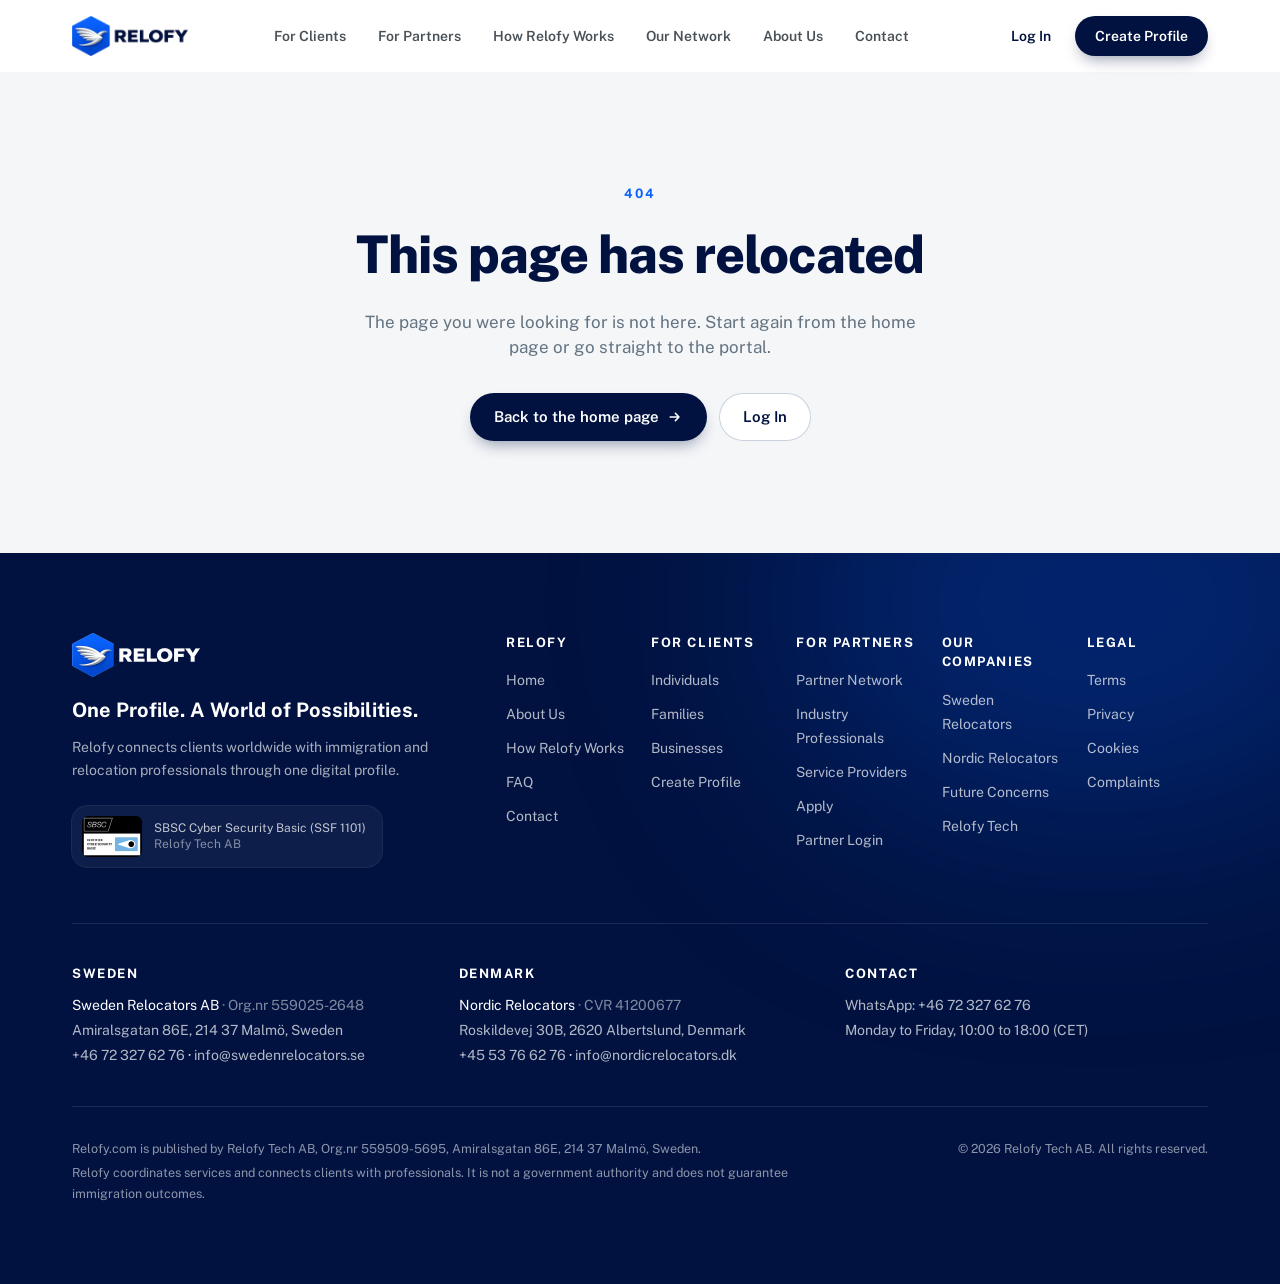
<file: 404/index.html>
<!DOCTYPE html><!--q58rFxs9zzglumJ2LudG5--><html lang="en"><head><meta charSet="utf-8"/><meta name="viewport" content="width=device-width, initial-scale=1"/><link rel="preload" as="image" href="/brand/relofy-logo-176.png"/><link rel="stylesheet" href="/_next/static/chunks/9854a5b32f59ee44.css" data-precedence="next"/><link rel="preload" as="script" fetchPriority="low" href="/_next/static/chunks/711d597b816a80c1.js"/><script src="/_next/static/chunks/236f7e5abd6f09ff.js" async=""></script><script src="/_next/static/chunks/d4b4a1ad90e2acdb.js" async=""></script><script src="/_next/static/chunks/24de5c848020e663.js" async=""></script><script src="/_next/static/chunks/turbopack-821b88e02b98bb36.js" async=""></script><script src="/_next/static/chunks/4cf11cb0bfa9869b.js" async=""></script><script src="/_next/static/chunks/7340adf74ff47ec0.js" async=""></script><meta name="robots" content="noindex"/><meta name="next-size-adjust" content=""/><meta name="theme-color" content="#011240"/><title>Page not found · Relofy</title><meta name="description" content="Relofy connects individuals, families, companies and professional partners through one digital profile for immigration, relocation and global mobility services."/><meta name="application-name" content="Relofy"/><link rel="manifest" href="/site.webmanifest"/><meta name="robots" content="noindex, follow"/><link rel="canonical" href="https://relofy.com/"/><meta property="og:title" content="Relofy: One Profile for Relocation, Immigration and Global Mobility"/><meta property="og:description" content="Relofy connects individuals, families, companies and professional partners through one digital profile for immigration, relocation and global mobility services."/><meta property="og:url" content="https://relofy.com/"/><meta property="og:site_name" content="Relofy"/><meta property="og:locale" content="en_GB"/><meta property="og:image" content="https://relofy.com/og/relofy-og.png"/><meta property="og:image:width" content="1200"/><meta property="og:image:height" content="630"/><meta property="og:image:alt" content="Relofy: Relocate from Anywhere to Anywhere"/><meta property="og:type" content="website"/><meta name="twitter:card" content="summary_large_image"/><meta name="twitter:title" content="Relofy: One Profile for Relocation, Immigration and Global Mobility"/><meta name="twitter:description" content="Relofy connects individuals, families, companies and professional partners through one digital profile for immigration, relocation and global mobility services."/><meta name="twitter:image" content="https://relofy.com/og/relofy-og.png"/><link rel="icon" href="/favicon.ico" sizes="48x48"/><link rel="icon" href="/brand/icon-192.png" sizes="192x192" type="image/png"/><link rel="apple-touch-icon" href="/apple-touch-icon.png"/><script type="application/ld+json">[{"@context":"https://schema.org","@type":"Organization","@id":"https://relofy.com/#organization","name":"Relofy","legalName":"Relofy Tech AB","url":"https://relofy.com","logo":"https://relofy.com/brand/relofy-logo-352.png","slogan":"One Profile. A World of Possibilities.","description":"Relofy connects individuals, families, companies and professional partners through one digital profile for immigration, relocation and global mobility services.","identifier":{"@type":"PropertyValue","propertyID":"Organisationsnummer","value":"559509-5695"},"address":{"@type":"PostalAddress","streetAddress":"Amiralsgatan 86E","postalCode":"214 37","addressLocality":"Malmö","addressCountry":"SE"},"hasCredential":{"@type":"EducationalOccupationalCredential","name":"SBSC Cyber Security Basic (SSF 1101)","recognizedBy":{"@type":"Organization","name":"SBSC"}},"sameAs":["https://relofy.tech"],"subOrganization":[{"@type":"Organization","name":"Sweden Relocators AB","url":"https://swedenrelocators.se"},{"@type":"Organization","name":"Nordic Relocators","url":"https://nordicrelocators.dk"}],"contactPoint":[{"@type":"ContactPoint","contactType":"customer service","telephone":"+46723276276","email":"info@swedenrelocators.se","areaServed":"SE","availableLanguage":["English","Swedish","Urdu","Arabic"]},{"@type":"ContactPoint","contactType":"customer service","telephone":"+4553766276","email":"info@nordicrelocators.dk","areaServed":"DK","availableLanguage":["English","Danish"]}]},{"@context":"https://schema.org","@type":"WebSite","@id":"https://relofy.com/#website","url":"https://relofy.com","name":"Relofy","publisher":{"@id":"https://relofy.com/#organization"},"inLanguage":"en"}]</script><script src="/_next/static/chunks/a6dad97d9634a72d.js" noModule=""></script></head><body class="min-h-dvh bg-white"><div hidden=""><!--$--><!--/$--></div><header class="sticky top-0 z-50 transition-all duration-300 bg-white/0"><a href="#main" class="sr-only focus:not-sr-only focus:absolute focus:left-4 focus:top-3 focus:z-[60] focus:rounded-full focus:bg-navy focus:px-4 focus:py-2 focus:text-white">Skip to content</a><div class="mx-auto flex h-[72px] w-full max-w-[1200px] items-center justify-between gap-6 px-5 sm:px-8"><a class="flex shrink-0 items-center" aria-label="Relofy home" href="/"><img alt="Relofy" width="128" height="44" decoding="async" data-nimg="1" class="h-9 w-auto sm:h-10" style="color:transparent" src="/brand/relofy-logo-176.png"/></a><nav aria-label="Main" class="hidden items-center gap-1 xl:flex"><a class="rounded-full px-3.5 py-2 text-[14px] font-semibold transition-colors text-ink/80 hover:text-navy" href="/clients/">For Clients</a><a class="rounded-full px-3.5 py-2 text-[14px] font-semibold transition-colors text-ink/80 hover:text-navy" href="/partners/">For Partners</a><a class="rounded-full px-3.5 py-2 text-[14px] font-semibold transition-colors text-ink/80 hover:text-navy" href="/how-it-works/">How Relofy Works</a><a class="rounded-full px-3.5 py-2 text-[14px] font-semibold transition-colors text-ink/80 hover:text-navy" href="/network/">Our Network</a><a class="rounded-full px-3.5 py-2 text-[14px] font-semibold transition-colors text-ink/80 hover:text-navy" href="/about/">About Us</a><a class="rounded-full px-3.5 py-2 text-[14px] font-semibold transition-colors text-ink/80 hover:text-navy" href="/contact/">Contact</a></nav><div class="hidden items-center gap-2 xl:flex"><a href="https://portal.nordicrelocators.com/signin/" rel="noopener" class="rounded-full px-4 py-2 text-[14px] font-semibold text-navy hover:bg-[rgba(145,158,171,0.12)]">Log In</a><a href="https://portal.nordicrelocators.com/signup/?role=individual" rel="noopener" class="inline-flex h-10 items-center rounded-full bg-navy px-5 text-[14px] font-semibold text-white shadow-[0_8px_16px_-6px_rgba(1,18,64,0.45)] transition-colors hover:bg-navy-800">Create Profile</a></div><button type="button" aria-expanded="false" aria-controls="mobile-menu" aria-label="Open menu" class="relative flex h-11 w-11 items-center justify-center rounded-full text-navy hover:bg-[rgba(145,158,171,0.12)] xl:hidden"><span class="absolute h-[2px] w-5 rounded-full bg-current transition-all duration-300 -translate-y-[6px]"></span><span class="absolute h-[2px] w-5 rounded-full bg-current transition-all duration-300 "></span><span class="absolute h-[2px] w-5 rounded-full bg-current transition-all duration-300 translate-y-[6px]"></span></button></div><div id="mobile-menu" hidden="" class="h-[calc(100dvh-72px)] overflow-y-auto border-t border-line bg-white xl:hidden"><nav aria-label="Mobile" class="mx-auto flex max-w-[1200px] flex-col px-5 py-6 sm:px-8"><a class="border-b border-line py-4 text-[20px] font-bold text-navy" href="/">Home</a><a class="border-b border-line py-4 text-[20px] font-bold text-navy" href="/clients/">For Clients</a><a class="border-b border-line py-4 text-[20px] font-bold text-navy" href="/partners/">For Partners</a><a class="border-b border-line py-4 text-[20px] font-bold text-navy" href="/how-it-works/">How Relofy Works</a><a class="border-b border-line py-4 text-[20px] font-bold text-navy" href="/network/">Our Network</a><a class="border-b border-line py-4 text-[20px] font-bold text-navy" href="/about/">About Us</a><a class="border-b border-line py-4 text-[20px] font-bold text-navy" href="/contact/">Contact</a><a class="border-b border-line py-4 text-[20px] font-bold text-navy" href="/faq/">FAQ</a><div class="mt-8 grid gap-3"><a href="https://portal.nordicrelocators.com/signup/?role=individual" rel="noopener" class="flex h-12 items-center justify-center rounded-full bg-navy text-[15px] font-semibold text-white">Create Profile</a><a href="https://portal.nordicrelocators.com/signin/" rel="noopener" class="flex h-12 items-center justify-center rounded-full text-[15px] font-semibold text-navy ring-1 ring-inset ring-[#c9d2de]">Log In</a></div></nav></div></header><main id="main"><section class="bg-surface py-28"><div class="mx-auto w-full max-w-[1200px] px-5 sm:px-8 text-center"><p class="text-[13px] font-bold uppercase tracking-[0.16em] text-blue">404</p><h1 class="mt-3 text-[40px] font-extrabold tracking-[-0.02em] text-navy sm:text-[52px]">This page has relocated</h1><p class="mx-auto mt-4 max-w-xl text-[17px] text-muted">The page you were looking for is not here. Start again from the home page or go straight to the portal.</p><div class="mt-8 flex flex-wrap justify-center gap-3"><a class="group inline-flex h-12 items-center justify-center gap-2 rounded-full px-6 text-[15px] font-semibold leading-[1.71429] transition-all duration-200 bg-navy text-white hover:bg-navy-800 shadow-[0_8px_16px_-6px_rgba(1,18,64,0.45)] " href="/">Back to the home page<svg viewBox="0 0 20 20" fill="none" aria-hidden="true" class="h-4 w-4 transition-transform duration-200 group-hover:translate-x-0.5"><path d="M4 10h11m0 0-4.5-4.5M15 10l-4.5 4.5" stroke="currentColor" stroke-width="1.9" stroke-linecap="round" stroke-linejoin="round"></path></svg></a><a href="https://portal.nordicrelocators.com/signin/" class="group inline-flex h-12 items-center justify-center gap-2 rounded-full px-6 text-[15px] font-semibold leading-[1.71429] transition-all duration-200 bg-white text-navy ring-1 ring-inset ring-[#c9d2de] hover:ring-navy " rel="noopener">Log In</a></div></div></section><!--$--><!--/$--></main><footer class="relative overflow-hidden bg-navy text-white"><div aria-hidden="true" class="pointer-events-none absolute -top-40 right-[-10%] h-[420px] w-[620px] rounded-full bg-blue/25 blur-[120px]"></div><div class="mx-auto w-full max-w-[1200px] px-5 sm:px-8 relative py-16 sm:py-20"><div class="grid gap-12 lg:grid-cols-[1.1fr_2fr]"><div><img alt="Relofy" loading="lazy" width="140" height="48" decoding="async" data-nimg="1" class="h-11 w-auto" style="color:transparent" src="/brand/relofy-logo-white-176.png"/><p class="mt-5 text-[20px] font-bold leading-snug">One Profile. A World of Possibilities.</p><p class="mt-3 max-w-sm text-[14px] leading-relaxed text-white/65">Relofy connects clients worldwide with immigration and relocation professionals through one digital profile.</p><a href="/logos/sbsc-certificate-relofy-tech.pdf" class="mt-6 inline-flex items-center gap-3 rounded-2xl bg-white/5 p-2.5 pr-4 ring-1 ring-white/10 transition hover:bg-white/10"><img alt="" loading="lazy" width="60" height="41" decoding="async" data-nimg="1" class="h-[41px] w-auto rounded-md bg-white" style="color:transparent" src="/logos/sbsc-badge.webp"/><span class="text-[12px] leading-snug text-white/75">SBSC Cyber Security Basic (SSF 1101)<br/><span class="text-white/50">Relofy Tech AB</span></span></a></div><div class="grid grid-cols-2 gap-x-6 gap-y-10 sm:grid-cols-3 lg:grid-cols-5"><div><p class="mb-4 text-[13px] font-bold uppercase tracking-[0.12em] text-white">Relofy</p><ul class="space-y-2.5"><li><a class="text-[14px] text-white/70 transition-colors hover:text-white" href="/">Home</a></li><li><a class="text-[14px] text-white/70 transition-colors hover:text-white" href="/about/">About Us</a></li><li><a class="text-[14px] text-white/70 transition-colors hover:text-white" href="/how-it-works/">How Relofy Works</a></li><li><a class="text-[14px] text-white/70 transition-colors hover:text-white" href="/faq/">FAQ</a></li><li><a class="text-[14px] text-white/70 transition-colors hover:text-white" href="/contact/">Contact</a></li></ul></div><div><p class="mb-4 text-[13px] font-bold uppercase tracking-[0.12em] text-white">For Clients</p><ul class="space-y-2.5"><li><a class="text-[14px] text-white/70 transition-colors hover:text-white" href="/clients/#individuals">Individuals</a></li><li><a class="text-[14px] text-white/70 transition-colors hover:text-white" href="/clients/#families">Families</a></li><li><a class="text-[14px] text-white/70 transition-colors hover:text-white" href="/clients/#businesses">Businesses</a></li><li><a href="https://portal.nordicrelocators.com/signup/?role=individual" rel="noopener" class="text-[14px] text-white/70 transition-colors hover:text-white">Create Profile</a></li></ul></div><div><p class="mb-4 text-[13px] font-bold uppercase tracking-[0.12em] text-white">For Partners</p><ul class="space-y-2.5"><li><a class="text-[14px] text-white/70 transition-colors hover:text-white" href="/partners/">Partner Network</a></li><li><a class="text-[14px] text-white/70 transition-colors hover:text-white" href="/partners/#professionals">Industry Professionals</a></li><li><a class="text-[14px] text-white/70 transition-colors hover:text-white" href="/partners/#providers">Service Providers</a></li><li><a href="https://portal.nordicrelocators.com/partner-signup/" rel="noopener" class="text-[14px] text-white/70 transition-colors hover:text-white">Apply</a></li><li><a href="https://portal.nordicrelocators.com/signin/" rel="noopener" class="text-[14px] text-white/70 transition-colors hover:text-white">Partner Login</a></li></ul></div><div><p class="mb-4 text-[13px] font-bold uppercase tracking-[0.12em] text-white">Our Companies</p><ul class="space-y-2.5"><li><a href="https://swedenrelocators.se" rel="noopener" class="text-[14px] text-white/70 transition-colors hover:text-white">Sweden Relocators</a></li><li><a href="https://nordicrelocators.dk" rel="noopener" class="text-[14px] text-white/70 transition-colors hover:text-white">Nordic Relocators</a></li><li><a href="https://futureconcerns.eu" rel="noopener" class="text-[14px] text-white/70 transition-colors hover:text-white">Future Concerns</a></li><li><a href="https://relofy.tech" rel="noopener" class="text-[14px] text-white/70 transition-colors hover:text-white">Relofy Tech</a></li></ul></div><div><p class="mb-4 text-[13px] font-bold uppercase tracking-[0.12em] text-white">Legal</p><ul class="space-y-2.5"><li><a class="text-[14px] text-white/70 transition-colors hover:text-white" href="/terms/">Terms</a></li><li><a class="text-[14px] text-white/70 transition-colors hover:text-white" href="/privacy/">Privacy</a></li><li><a class="text-[14px] text-white/70 transition-colors hover:text-white" href="/cookies/">Cookies</a></li><li><a class="text-[14px] text-white/70 transition-colors hover:text-white" href="/complaints/">Complaints</a></li></ul></div></div></div><div class="mt-14 grid gap-6 border-t border-white/10 pt-10 sm:grid-cols-2 lg:grid-cols-3"><address class="not-italic"><p class="text-[13px] font-bold uppercase tracking-[0.12em]">Sweden</p><p class="mt-3 text-[14px] text-white">Sweden Relocators AB<!-- --> <span class="text-white/50">· <!-- -->Org.nr 559025-2648</span></p><p class="mt-1 text-[14px] text-white/70">Amiralsgatan 86E, 214 37 Malmö, Sweden</p><p class="mt-1 text-[14px]"><a href="tel:+46723276276" class="text-white/70 hover:text-white">+46 72 327 62 76</a> · <a href="mailto:info@swedenrelocators.se" class="text-white/70 hover:text-white">info@swedenrelocators.se</a></p></address><address class="not-italic"><p class="text-[13px] font-bold uppercase tracking-[0.12em]">Denmark</p><p class="mt-3 text-[14px] text-white">Nordic Relocators<!-- --> <span class="text-white/50">· <!-- -->CVR 41200677</span></p><p class="mt-1 text-[14px] text-white/70">Roskildevej 30B, 2620 Albertslund, Denmark</p><p class="mt-1 text-[14px]"><a href="tel:+4553766276" class="text-white/70 hover:text-white">+45 53 76 62 76</a> · <a href="mailto:info@nordicrelocators.dk" class="text-white/70 hover:text-white">info@nordicrelocators.dk</a></p></address><div><p class="text-[13px] font-bold uppercase tracking-[0.12em]">Contact</p><p class="mt-3 text-[14px] text-white/70">WhatsApp: <a href="https://wa.me/46723276276" rel="noopener" class="hover:text-white">+46 72 327 62 76</a></p><p class="mt-1 text-[14px] text-white/70">Monday to Friday, 10:00 to 18:00 (CET)</p></div></div><div class="mt-10 flex flex-col gap-3 border-t border-white/10 pt-8 text-[12.5px] leading-relaxed text-white/55 lg:flex-row lg:items-start lg:justify-between"><div class="max-w-3xl space-y-1"><p>Relofy.com is published by Relofy Tech AB, Org.nr 559509-5695, Amiralsgatan 86E, 214 37 Malmö, Sweden.</p><p>Relofy coordinates services and connects clients with professionals. It is not a government authority and does not guarantee immigration outcomes.</p></div><div class="flex shrink-0 items-center gap-4"><p>© <!-- -->2026<!-- --> Relofy Tech AB. <!-- -->All rights reserved.</p></div></div></div></footer><script src="/_next/static/chunks/711d597b816a80c1.js" id="_R_" async=""></script><script>(self.__next_f=self.__next_f||[]).push([0])</script><script>self.__next_f.push([1,"1:\"$Sreact.fragment\"\n3:I[70119,[\"/_next/static/chunks/4cf11cb0bfa9869b.js\",\"/_next/static/chunks/7340adf74ff47ec0.js\"],\"default\"]\na:I[68027,[\"/_next/static/chunks/4cf11cb0bfa9869b.js\",\"/_next/static/chunks/7340adf74ff47ec0.js\"],\"default\"]\n:HL[\"/_next/static/chunks/9854a5b32f59ee44.css\",\"style\"]\n2:T68f,"])</script><script>self.__next_f.push([1,"[{\"@context\":\"https://schema.org\",\"@type\":\"Organization\",\"@id\":\"https://relofy.com/#organization\",\"name\":\"Relofy\",\"legalName\":\"Relofy Tech AB\",\"url\":\"https://relofy.com\",\"logo\":\"https://relofy.com/brand/relofy-logo-352.png\",\"slogan\":\"One Profile. A World of Possibilities.\",\"description\":\"Relofy connects individuals, families, companies and professional partners through one digital profile for immigration, relocation and global mobility services.\",\"identifier\":{\"@type\":\"PropertyValue\",\"propertyID\":\"Organisationsnummer\",\"value\":\"559509-5695\"},\"address\":{\"@type\":\"PostalAddress\",\"streetAddress\":\"Amiralsgatan 86E\",\"postalCode\":\"214 37\",\"addressLocality\":\"Malmö\",\"addressCountry\":\"SE\"},\"hasCredential\":{\"@type\":\"EducationalOccupationalCredential\",\"name\":\"SBSC Cyber Security Basic (SSF 1101)\",\"recognizedBy\":{\"@type\":\"Organization\",\"name\":\"SBSC\"}},\"sameAs\":[\"https://relofy.tech\"],\"subOrganization\":[{\"@type\":\"Organization\",\"name\":\"Sweden Relocators AB\",\"url\":\"https://swedenrelocators.se\"},{\"@type\":\"Organization\",\"name\":\"Nordic Relocators\",\"url\":\"https://nordicrelocators.dk\"}],\"contactPoint\":[{\"@type\":\"ContactPoint\",\"contactType\":\"customer service\",\"telephone\":\"+46723276276\",\"email\":\"info@swedenrelocators.se\",\"areaServed\":\"SE\",\"availableLanguage\":[\"English\",\"Swedish\",\"Urdu\",\"Arabic\"]},{\"@type\":\"ContactPoint\",\"contactType\":\"customer service\",\"telephone\":\"+4553766276\",\"email\":\"info@nordicrelocators.dk\",\"areaServed\":\"DK\",\"availableLanguage\":[\"English\",\"Danish\"]}]},{\"@context\":\"https://schema.org\",\"@type\":\"WebSite\",\"@id\":\"https://relofy.com/#website\",\"url\":\"https://relofy.com\",\"name\":\"Relofy\",\"publisher\":{\"@id\":\"https://relofy.com/#organization\"},\"inLanguage\":\"en\"}]"])</script><script>self.__next_f.push([1,"0:{\"P\":null,\"b\":\"q58rFxs9zzglumJ2LudG5\",\"c\":[\"\",\"_not-found\",\"\"],\"q\":\"\",\"i\":false,\"f\":[[[\"\",{\"children\":[\"/_not-found\",{\"children\":[\"__PAGE__\",{}]}]},\"$undefined\",\"$undefined\",true],[[\"$\",\"$1\",\"c\",{\"children\":[[[\"$\",\"link\",\"0\",{\"rel\":\"stylesheet\",\"href\":\"/_next/static/chunks/9854a5b32f59ee44.css\",\"precedence\":\"next\",\"crossOrigin\":\"$undefined\",\"nonce\":\"$undefined\"}],[\"$\",\"script\",\"script-0\",{\"src\":\"/_next/static/chunks/4cf11cb0bfa9869b.js\",\"async\":true,\"nonce\":\"$undefined\"}],[\"$\",\"script\",\"script-1\",{\"src\":\"/_next/static/chunks/7340adf74ff47ec0.js\",\"async\":true,\"nonce\":\"$undefined\"}]],[\"$\",\"html\",null,{\"lang\":\"en\",\"children\":[[\"$\",\"head\",null,{\"children\":[\"$\",\"script\",null,{\"type\":\"application/ld+json\",\"dangerouslySetInnerHTML\":{\"__html\":\"$2\"}}]}],[\"$\",\"body\",null,{\"className\":\"min-h-dvh bg-white\",\"children\":[[\"$\",\"$L3\",null,{\"t\":{\"locale\":\"en\",\"meta\":{\"titleTemplate\":\"%s · Relofy\",\"defaultTitle\":\"Relofy: One Profile for Relocation, Immigration and Global Mobility\",\"defaultDescription\":\"Relofy connects individuals, families, companies and professional partners through one digital profile for immigration, relocation and global mobility services.\"},\"nav\":{\"home\":\"Home\",\"clients\":\"For Clients\",\"partners\":\"For Partners\",\"how\":\"How Relofy Works\",\"network\":\"Our Network\",\"about\":\"About Us\",\"contact\":\"Contact\",\"faq\":\"FAQ\",\"login\":\"Log In\",\"createProfile\":\"Create Profile\",\"menu\":\"Open menu\",\"close\":\"Close menu\",\"skip\":\"Skip to content\"},\"common\":{\"createProfile\":\"Create Your Profile\",\"bookAppointment\":\"Book an Appointment\",\"becomePartner\":\"Become a Partner\",\"partnerLogin\":\"Partner Login\",\"login\":\"Log In\",\"howItWorks\":\"How Relofy Works\",\"watch\":\"Play film\",\"filmNote\":\"Film with music and on-screen text. Press play to watch.\",\"filmSoon\":\"Film coming soon\",\"filmBySweden\":\"Film by Sweden Relocators, the Swedish company in the Relofy network.\",\"learnMore\":\"Learn more\",\"opensPortal\":\"opens the Relofy portal\",\"illustrative\":\"Illustrative example, not a statement of current service availability.\"},\"home\":{\"hero\":{\"eyebrow\":\"Relofy · One Profile. Global Mobility.\",\"title\":\"Relocate from Anywhere to Anywhere.\",\"subtitle\":\"One digital profile connects you to immigration, relocation and global mobility services across borders. Wherever life takes you, Relofy helps you find the right professional support.\",\"primary\":\"Create Your Profile\",\"secondary\":\"How Relofy Works\",\"trust\":\"Built on the platform already used by Sweden Relocators and Nordic Relocators clients.\",\"card\":{\"title\":\"Your Relofy profile\",\"subtitle\":\"Travels with you\",\"rows\":[\"Family members linked\",\"Immigration history saved\",\"Documents in one place\"],\"destination\":\"Next destination\"},\"mapLabel\":\"An illustrative route on a world map: Lahore to Stockholm, Copenhagen and Toronto.\"},\"audiences\":{\"title\":\"Two ways into Relofy\",\"clients\":{\"label\":\"I'm relocating\",\"audience\":\"For individuals, families and businesses\",\"title\":\"Your Next Destination Starts Here.\",\"text\":\"Whether you are relocating for work, family, education, business or a new opportunity, Relofy connects you with the right professionals through one digital platform.\",\"tagline\":\"One profile. Multiple countries. Long-term support.\",\"cta\":\"Explore Relofy for Clients\",\"cta2\":\"Create Your Profile\"},\"partners\":{\"label\":\"I'm a professional partner\",\"audience\":\"For immigration professionals and relocation service providers\",\"title\":\"Your Expertise. A Global Network.\",\"text\":\"Join an international network of immigration professionals and relocation service providers. Connect with qualified opportunities, collaborate across borders and grow your business through Relofy.\",\"tagline\":\"More connections. More opportunities. One professional network.\",\"cta\":\"Explore Relofy for Partners\",\"cta2\":\"Become a Partner\"}},\"problem\":{\"eyebrow\":\"The problem we solve\",\"title\":\"Moving Countries Shouldn't Mean Starting Over.\",\"before\":{\"title\":\"The usual way\",\"text\":\"Every move starts from zero: new consultants, new accounts and the same documents uploaded again.\",\"items\":[\"Immigration consultant\",\"Lawyer\",\"Housing agent\",\"Moving company\",\"New account\",\"Same documents again\"]},\"after\":{\"title\":\"The Relofy way\",\"text\":\"One profile, connected services and a team that coordinates the professionals for you, now and for your next relocation.\",\"items\":[\"One profile\",\"Connected services\",\"Professional coordination\",\"Ready for the next move\"]}},\"journey\":{\"eyebrow\":\"One profile, multiple destinations\",\"title\":\"The client changes countries, not platforms.\",\"text\":\"Your Relofy account and relevant history stay with you. Each new destination gets its own assessment and the services that fit it.\",\"stops\":[{\"code\":\"PK\",\"country\":\"Pakistan\",\"label\":\"Profile created\",\"detail\":\"Family, education and immigration history added once.\"},{\"code\":\"SE\",\"country\":\"Sweden\",\"label\":\"First relocation\",\"detail\":\"Assessment, permit and settling in, coordinated by our Swedish team.\"},{\"code\":\"DK\",\"country\":\"Denmark\",\"label\":\"Next move\",\"detail\":\"A new assessment for Denmark, with the profile already in place.\"},{\"code\":\"CA\",\"country\":\"Canada\",\"label\":\"Future destination\",\"detail\":\"Handled through an approved independent partner in the network.\"}],\"note\":\"Illustrative journey. It does not describe current service availability in every country.\"},\"steps\":{\"eyebrow\":\"How it works\",\"title\":\"Six steps from first profile to your next relocation\",\"items\":[{\"title\":\"Create your digital profile\",\"text\":\"Sign up once in the Relofy portal.\"},{\"title\":\"Add your family and immigration history\",\"text\":\"Co-applicants, previous permits and documents in one place.\"},{\"title\":\"Book an appointment\",\"text\":\"Choose a consultation time that suits you.\"},{\"title\":\"Discuss your background, goals and challenges\",\"text\":\"We listen first, then explain the realistic options.\"},{\"title\":\"Connect with the right team or approved partner\",\"text\":\"Our Nordic teams or a vetted partner in your destination.\"},{\"title\":\"Manage your services and future relocations\",\"text\":\"Follow your case, documents and invoices, and come back for the next move.\"}]},\"services\":{\"eyebrow\":\"Global services\",\"title\":\"Everything a relocation needs, coordinated through one profile\",\"text\":\"Choose a service to start in the portal. Sweden and Denmark are handled by our Nordic operations; other destinations through approved partners.\",\"items\":[{\"key\":\"immigration\",\"title\":\"Immigration \u0026 Residence Permits\",\"text\":\"Work, family, study and residence permits, extensions and appeals.\",\"href\":\"https://portal.nordicrelocators.com/pre-assessment-and-guide/assessment/\",\"img\":\"/img/id-card-3d.webp\"},{\"key\":\"relocation\",\"title\":\"International Relocation\",\"text\":\"A planned move from your current country to the next, step by step.\",\"href\":\"/clients/\",\"img\":\"/img/globe-plane-3d.webp\"},{\"key\":\"corporate\",\"title\":\"Corporate Mobility\",\"text\":\"Employee relocation and immigration managed from one company account.\",\"href\":\"https://portal.nordicrelocators.com/signup/?role=corporate\",\"img\":\"/img/briefcase-globe-3d.webp\"},{\"key\":\"recruitment\",\"title\":\"Recruitment \u0026 Manpower\",\"text\":\"International talent and job opportunities through the group.\",\"href\":\"https://portal.nordicrelocators.com/manpower-solutions/jobs/\",\"img\":\"/img/assessment-3d.webp\"},{\"key\":\"housing\",\"title\":\"Housing \u0026 Destination Services\",\"text\":\"Short stays, long-term rentals and help settling into a new city.\",\"href\":\"https://portal.nordicrelocators.com/property-management/housing/\",\"img\":\"/img/house-3d.webp\"},{\"key\":\"legal\",\"title\":\"Legal \u0026 Professional Referrals\",\"text\":\"Consultations and referrals to qualified professionals when a case needs them.\",\"href\":\"https://portal.nordicrelocators.com/management/appointments/book/\",\"img\":\"/img/legal-3d.webp\"},{\"key\":\"logistics\",\"title\":\"Logistics \u0026 Moving\",\"text\":\"Moving companies, pet relocation and insurance through approved providers.\",\"href\":\"https://portal.nordicrelocators.com/external-relocation-services/send-request/\",\"img\":\"/img/suitcase-3d.webp\"},{\"key\":\"business\",\"title\":\"Business \u0026 Investment Support\",\"text\":\"Company registration, business permits and investment routes.\",\"href\":\"https://portal.nordicrelocators.com/business-solutions/business/\",\"img\":\"/img/cities-3d.webp\"}]},\"network\":{\"eyebrow\":\"Our network\",\"title\":\"Established Nordic companies behind a global platform\",\"text\":\"Relofy grew out of real relocation work. Our Nordic companies handle Sweden and Denmark directly, and approved independent partners extend the network to other countries.\",\"cards\":{\"sweden\":\"Swedish immigration and relocation services.\",\"denmark\":\"Danish immigration and relocation services.\",\"partners\":\"International professional and service-provider connections.\",\"partnersTitle\":\"Relofy Partner Network\"},\"cta\":\"Explore the network\"},\"clientFilm\":{\"eyebrow\":\"Introducing Relofy\",\"title\":\"Your destination changes. Your profile stays.\",\"text\":\"One secure profile, the right professionals and every destination. See in about a minute how one profile carries you from the first consultation to settling in, and onwards to your next move.\"},\"partnerPreview\":{\"eyebrow\":\"Partner network\",\"title\":\"Bring opportunities. Receive opportunities.\",\"text\":\"Approved professionals and service providers work through the same portal. A partner can introduce a client who needs help in another country, and an approved partner there handles the work.\",\"points\":[\"Structured case referrals\",\"Referral attribution under the partner terms\",\"Assignments and quotes in one dashboard\",\"Training through the Partner Academy\"],\"cta\":\"Discover the Partner Network\",\"imageAlt\":\"The Relofy portal: how a partner case moves from sign-up to assignment and completion.\"},\"final\":{\"title\":\"Your Next Destination Is Just the Beginning.\",\"text\":\"Create your profile today and keep it for every move that follows.\",\"primary\":\"Create Your Profile\",\"secondary\":\"Book an Appointment\"}},\"clients\":{\"meta\":{\"title\":\"For Clients: One Profile for Every Relocation\",\"description\":\"Create one Relofy profile for yourself, your family or your company: book a consultation, connect with professionals and manage every relocation in one portal.\"},\"hero\":{\"eyebrow\":\"For clients\",\"title\":\"Your Global Relocation Journey. One Digital Profile.\",\"text\":\"Relofy brings individuals, families and companies together with the right immigration and relocation professionals, in one secure portal that stays with you after the first move.\"},\"groups\":{\"title\":\"Who Relofy is for\",\"items\":[{\"key\":\"individuals\",\"title\":\"Individuals\",\"text\":\"People relocating for employment, education, business, family or another permitted immigration purpose.\",\"img\":\"/img/pin-3d.webp\"},{\"key\":\"families\",\"title\":\"Families\",\"text\":\"Add co-applicants and family information once, so family-related immigration and relocation services are coordinated together.\",\"img\":\"/img/family-3d.webp\"},{\"key\":\"businesses\",\"title\":\"Corporate clients\",\"text\":\"Companies manage employee relocation and immigration requirements through the existing corporate portal.\",\"img\":\"/img/people-data.webp\"}]},\"benefits\":{\"eyebrow\":\"What you get\",\"title\":\"One account that grows with you\",\"items\":[\"Create one account\",\"Keep your relevant immigration history\",\"Add family members\",\"Book consultations\",\"Reach professionals in different destinations\",\"Manage service requests\",\"Upload and organise documents\",\"Communicate through the portal\",\"See invoices and case updates\",\"Come back for future relocations\"],\"imageAlt\":\"A 3D safe: documents stored securely in your profile.\"},\"consultation\":{\"eyebrow\":\"Our core process\",\"title\":\"Every case starts with a consultation\",\"text\":\"Before anything is filed or booked, we take the time to understand the whole picture.\",\"steps\":[{\"title\":\"Background\",\"text\":\"We review your nationality, current residence, immigration history, family circumstances and relevant professional background.\"},{\"title\":\"Goals \u0026 Current Issues\",\"text\":\"We identify the intended destination, the purpose of the move, current difficulties, deadlines and practical needs.\"},{\"title\":\"Solutions\",\"text\":\"We explain the relevant pathways, professional service options, possible requirements and next steps.\"}],\"after\":\"After the consultation, suitable cases are handled by our own teams or coordinated with an approved partner.\",\"imageAlt\":\"Two consultants reviewing a client case together.\"},\"film\":{\"eyebrow\":\"Client film\",\"title\":\"See the client journey\",\"text\":\"A short film about the services clients use through the portal, from permits and family to housing and settling in.\"},\"corporate\":{\"eyebrow\":\"For companies\",\"title\":\"International workforce mobility from one company account\",\"text\":\"HR teams add employees, follow each case and see documents, appointments and invoices in the corporate dashboard, while every relocating employee gets a personal profile.\",\"cta\":\"Create a company account\"},\"cta\":{\"title\":\"Ready when you are\",\"text\":\"Create your profile, book your consultation, or log in if you already have an account.\",\"primary\":\"Create Your Profile\",\"secondary\":\"Book Your Consultation\",\"tertiary\":\"Already have an account? Log in\"}},\"partners\":{\"meta\":{\"title\":\"For Partners: Join the Relofy Partner Network\",\"description\":\"Immigration professionals and relocation service providers: join the Relofy network, receive structured referrals, collaborate across borders and grow through one portal.\"},\"hero\":{\"eyebrow\":\"For partners\",\"title\":\"Local Expertise. Global Opportunities.\",\"text\":\"Join Relofy and connect your professional services with clients and business opportunities across borders.\"},\"categories\":{\"title\":\"Two partner categories, one workflow\",\"items\":[{\"key\":\"professionals\",\"title\":\"Industry Professionals\",\"audience\":\"Immigration advisers, law firms, global mobility consultants and other specialist professionals.\",\"text\":\"Approved professionals may receive qualified cases, handle assigned professional work, communicate through the portal and take part in the referral network.\",\"img\":\"/img/people-professional.webp\"},{\"key\":\"providers\",\"title\":\"Service Providers\",\"audience\":\"Logistics, housing, destination services, pet relocation, insurance-related referrals and other practical service companies.\",\"text\":\"Approved service providers may receive service requests, prepare quotations and deliver the agreed services.\",\"img\":\"/img/insurance-3d.webp\"}]},\"b2b\":{\"eyebrow\":\"The Relofy B2B network\",\"title\":\"Partners bring opportunities and receive them\",\"text\":\"A partner may introduce a client who needs immigration services in another country. An approved professional in the destination handles the assignment, and other providers may deliver additional relocation services.\",\"nodes\":{\"referrer\":\"Referring partner\",\"referrerNote\":\"Introduces the client\",\"relofy\":\"Relofy\",\"relofyNote\":\"Coordinates the case\",\"processor\":\"Processing professional\",\"processorNote\":\"Handles the assignment\",\"providers\":\"Service providers\",\"providersNote\":\"Housing, moving, insurance\"},\"flows\":{\"referral\":\"Referral attribution\",\"fee\":\"Service fee\",\"request\":\"Service requests\"},\"notes\":[\"The referring partner keeps referral attribution under the agreed partner terms.\",\"The processing partner is paid for the work performed.\",\"Referral commissions and service fees are separate commercial arrangements.\"]},\"benefits\":{\"eyebrow\":\"Partner benefits\",\"title\":\"Why professionals join\",\"items\":[\"International client opportunities\",\"Professional collaboration\",\"Structured case referrals\",\"Cross-border service opportunities\",\"Long-term referral relationships\",\"A dedicated partner dashboard\",\"Service and country management\",\"The Partner Academy\",\"Approved assignment management\",\"Room to grow with the network\"],\"imageAlt\":\"A professional celebrating a successful collaboration.\",\"note\":\"Relofy does not promise earnings, referral volumes or commission rates. Commercial terms are agreed in the partner agreement.\"},\"onboarding\":{\"eyebrow\":\"Partner onboarding\",\"title\":\"From application to your partner dashboard\",\"text\":\"Every application is reviewed before approval, so clients can trust the professionals they meet through Relofy.\",\"steps\":[\"Apply\",\"Verification\",\"Agreement\",\"Approval\",\"Training\",\"Partner Dashboard\"],\"details\":[\"Choose your partner category and services in the portal.\",\"We check your company and professional details.\",\"You sign the B2B partner agreement.\",\"Your profile, services and countries are approved.\",\"You complete the Partner Academy modules.\",\"You receive assignments and requests in your dashboard.\"],\"imageAlt\":\"The partner sign-up screen in the Relofy portal, where you choose Industry Professional or Service Provider.\"},\"academy\":{\"eyebrow\":\"Partner Academy\",\"title\":\"Training and assessments inside the portal\",\"text\":\"Approved partners get access to training and assessments through the existing portal, so every partner works to the same standard and knows how cases move through the platform.\"},\"film\":{\"eyebrow\":\"Partner film\",\"title\":\"Bring opportunities. Receive opportunities. Grow together.\",\"text\":\"Two ways to partner, clients who arrive prepared, referrals across borders and one partner portal. See how the Relofy Partner Network works in under a minute and a half.\"},\"cta\":{\"title\":\"Grow with the Relofy network\",\"text\":\"Apply in the portal. We review every application and get back to you with the next steps.\",\"primary\":\"Apply to Join Relofy\",\"secondary\":\"Partner Login\"}},\"how\":{\"meta\":{\"title\":\"How Relofy Works: One Profile, Connected Services\",\"description\":\"How Relofy works for clients and partners: create one profile, book a consultation, connect with the right team or approved partner and manage future relocations.\"},\"hero\":{\"eyebrow\":\"How Relofy works\",\"title\":\"One profile. A coordinated service journey.\",\"text\":\"Relofy connects you with appropriate professionals and coordinates your service journey. It does not replace government immigration systems or guarantee immigration outcomes.\"},\"journey\":{\"title\":\"The client journey, step by step\",\"steps\":[{\"title\":\"Create your digital profile\",\"text\":\"Sign up in the portal as an individual or a company. Your profile is the base for every service you use later.\"},{\"title\":\"Add family and immigration history\",\"text\":\"Add co-applicants, previous permits, education and documents. You add them once and keep them up to date.\"},{\"title\":\"Book an appointment\",\"text\":\"Pick a consultation time in the portal. You receive the meeting details and can prepare documents in advance.\"},{\"title\":\"Discuss background, goals and challenges\",\"text\":\"We go through your background, your goals and any difficulties or deadlines, and explain the realistic options.\"},{\"title\":\"Connect with the right team or partner\",\"text\":\"Sweden and Denmark are handled by our Nordic operations where available. Other destinations are coordinated with approved independent partners.\"},{\"title\":\"Manage services and future relocations\",\"text\":\"Follow cases, documents, messages and invoices in the portal. When life takes you somewhere new, you start from your existing profile.\"}],\"screenAlt\":\"The appointments calendar in the Relofy portal.\",\"documentsAlt\":\"A consultant organising client documents.\"},\"roles\":{\"title\":\"Who does what\",\"items\":[{\"title\":\"You\",\"text\":\"Keep your profile and documents up to date and decide which services to use.\"},{\"title\":\"Relofy team\",\"text\":\"Reviews your case, explains the options and coordinates the professionals involved.\"},{\"title\":\"Nordic operations\",\"text\":\"Sweden Relocators and Nordic Relocators handle services in Sweden and Denmark where available.\"},{\"title\":\"Approved partners\",\"text\":\"Independent professionals and providers handle assignments in other countries under partner agreements.\"}]},\"privacy\":{\"title\":\"Your profile and your privacy\",\"text\":\"Your profile remains available for future services and relocations, subject to privacy requirements and the updates each new case needs. Partners only see the information relevant to the service they are assigned.\",\"cert\":\"The platform is developed by Relofy Tech AB, certified to SBSC Cyber Security Basic (SSF 1101).\",\"certLink\":\"View the certificate (PDF)\"}},\"networkPage\":{\"meta\":{\"title\":\"Our Network: Sweden Relocators, Nordic Relocators and Partners\",\"description\":\"The companies behind Relofy: Sweden Relocators in Sweden, Nordic Relocators in Denmark, Future Concerns for recruitment and Relofy Tech for the platform.\"},\"hero\":{\"eyebrow\":\"Our network\",\"title\":\"Real companies. One connected network.\",\"text\":\"Relofy is built and run by companies that already handle immigration and relocation every day. Here is who does what.\"},\"nordic\":{\"title\":\"Nordic operations\",\"text\":\"For Sweden and Denmark, Relofy clients are served directly by our own companies where the service is available.\"},\"group\":{\"title\":\"Also in the group\"},\"partners\":{\"title\":\"Relofy Partner Network\",\"text\":\"For other destinations, services are coordinated through approved independent partners. Partners apply, are verified, sign a B2B agreement and complete the Partner Academy before they receive assignments. We do not list partner companies here until they have agreed to be shown.\",\"cta\":\"Become a Partner\"},\"visit\":\"Visit website\"},\"about\":{\"meta\":{\"title\":\"About Relofy: Mission, Vision and Origins\",\"description\":\"Relofy grew out of years of immigration and relocation work in Sweden and Denmark. Our mission: one profile that travels with people and companies across borders.\"},\"hero\":{\"eyebrow\":\"About us\",\"title\":\"Built from real relocation work\",\"text\":\"Relofy began inside the Nordic relocation companies we run. We saw the same families and professionals start from zero every time they moved, so we built one platform that remembers them.\"},\"mission\":{\"title\":\"Mission\",\"text\":\"To let people and companies relocate from anywhere to anywhere without starting their professional search and their digital profile from the beginning.\"},\"vision\":{\"title\":\"Vision\",\"text\":\"A trusted global network where one profile connects clients with the right immigration and relocation professionals in every destination.\"},\"origins\":{\"title\":\"Our origins\",\"paragraphs\":[\"Sweden Relocators AB has helped individuals, families and companies with immigration and relocation in Sweden since 2015, and Nordic Relocators does the same in Denmark.\",\"The client and partner portal at portal.nordicrelocators.com was developed for that work by Relofy Tech AB in Malmö. It already manages clients, companies, partners, appointments, documents and cases.\",\"Relofy brings these services together under one global brand, open to clients worldwide and to professional partners who want to work across borders.\"]},\"values\":{\"title\":\"How we work\",\"items\":[{\"title\":\"Honest advice\",\"text\":\"We explain realistic options and never promise immigration outcomes. Authorities make the decisions.\"},{\"title\":\"Privacy by design\",\"text\":\"Each partner only sees what their assignment needs, and the platform is built to Swedish cybersecurity standards.\"},{\"title\":\"One relationship\",\"text\":\"Your profile and history stay with you, so every new service starts where the last one ended.\"}]},\"trust\":{\"title\":\"Security\",\"text\":\"Relofy Tech AB is certified to SBSC Cyber Security Basic (SSF 1101), the Swedish standard for basic cybersecurity.\",\"link\":\"View the certificate (PDF)\"}},\"contact\":{\"meta\":{\"title\":\"Contact Relofy: Sweden and Denmark\",\"description\":\"Contact Relofy in Malmö or Albertslund: book a consultation in the portal or reach us by phone, email or WhatsApp. Contact details for Sweden and Denmark.\"},\"hero\":{\"eyebrow\":\"Contact\",\"title\":\"Talk to the people behind Relofy\",\"text\":\"The fastest way to get help with a case is to book a consultation in the portal. You can also call, email or message us.\"},\"actions\":{\"book\":{\"title\":\"Book a consultation\",\"text\":\"Choose a time in the portal. Log in or create your profile first.\",\"cta\":\"Book an Appointment\"},\"partner\":{\"title\":\"Become a partner\",\"text\":\"Apply as an industry professional or service provider.\",\"cta\":\"Apply to Join Relofy\"},\"whatsapp\":{\"title\":\"WhatsApp\",\"text\":\"Send us a message about a new or existing case.\",\"cta\":\"Open WhatsApp\"}},\"offices\":{\"title\":\"Offices\",\"sweden\":\"Sweden\",\"denmark\":\"Denmark\",\"hours\":\"Opening hours\"},\"imageAlt\":\"A customer support specialist ready to help.\"},\"faq\":{\"meta\":{\"title\":\"Relofy FAQ: Questions from Clients and Partners\",\"description\":\"Answers for clients and partners: what Relofy is, which countries it covers, how the profile works, what it costs to join and how partner applications are reviewed.\"},\"hero\":{\"eyebrow\":\"FAQ\",\"title\":\"Questions and answers\",\"text\":\"Separate answers for clients and for partners. Cannot find yours? Contact us.\"},\"clientsTitle\":\"For clients\",\"partnersTitle\":\"For partners\",\"clients\":[{\"q\":\"What is Relofy?\",\"a\":\"Relofy is a global digital platform that connects individuals, families and companies with immigration and relocation professionals. You create one profile, and our team coordinates the right services for each destination.\"},{\"q\":\"Does Relofy decide my immigration case?\",\"a\":\"No. Relofy does not replace government immigration systems and cannot guarantee outcomes. Decisions are made by the authorities in each country. We help you prepare and connect you with the right professionals.\"},{\"q\":\"Which countries does Relofy cover?\",\"a\":\"Sweden and Denmark are handled by our Nordic operations where the service is available. Other destinations are coordinated through approved independent partners in the Relofy network, depending on the service you need.\"},{\"q\":\"What happens after I create my profile?\",\"a\":\"You add your family members and immigration history, then book a consultation. We review your background, goals and challenges and explain the relevant pathways and next steps.\"},{\"q\":\"Can I add my family to my profile?\",\"a\":\"Yes. You can add co-applicants and relevant family information, so family-related immigration and relocation services are coordinated together.\"},{\"q\":\"What happens to my profile when I move again?\",\"a\":\"Your profile remains available for future services and relocations, subject to privacy requirements and relevant updates. A new destination gets a new assessment, but you do not start from zero.\"},{\"q\":\"Can my company use Relofy for employees?\",\"a\":\"Yes. Companies create a corporate account in the portal to manage employee relocation and immigration requirements, while each employee gets a personal profile.\"},{\"q\":\"Where do I log in?\",\"a\":\"All accounts live in the Relofy portal at portal.nordicrelocators.com. The Log In button at the top of every page takes you there.\"}],\"partners\":[{\"q\":\"Who can become a Relofy partner?\",\"a\":\"Industry professionals such as immigration advisers, law firms and global mobility consultants, and service providers such as logistics, housing, destination services, pet relocation and insurance-related companies.\"},{\"q\":\"How are partner applications reviewed?\",\"a\":\"Every application goes through verification, a B2B partner agreement, approval and training in the Partner Academy before the partner dashboard opens for assignments.\"},{\"q\":\"How do referrals work?\",\"a\":\"A partner can introduce a client who needs services in another country. The referring partner keeps referral attribution under the agreed partner terms, and the processing partner is paid for the work performed.\"},{\"q\":\"Does Relofy guarantee a number of cases or earnings?\",\"a\":\"No. Relofy does not promise earnings, referral volumes or commission rates. Opportunities depend on client demand, your services and countries, and the terms in your partner agreement.\"},{\"q\":\"What does a partner see about a client?\",\"a\":\"Only the information relevant to the service the partner has been assigned, inside the portal. Partners are bound by the B2B agreement and privacy requirements.\"},{\"q\":\"Where do partners log in?\",\"a\":\"Partners use the same Relofy portal. Use Partner Login on this site, or apply first through Apply to Join Relofy.\"}]},\"footer\":{\"tagline\":\"One Profile. A World of Possibilities.\",\"about\":\"Relofy connects clients worldwide with immigration and relocation professionals through one digital profile.\",\"columns\":{\"relofy\":\"Relofy\",\"clients\":\"For Clients\",\"partners\":\"For Partners\",\"companies\":\"Our Companies\",\"legal\":\"Legal\"},\"links\":{\"individuals\":\"Individuals\",\"families\":\"Families\",\"businesses\":\"Businesses\",\"createProfile\":\"Create Profile\",\"partnerNetwork\":\"Partner Network\",\"professionals\":\"Industry Professionals\",\"providers\":\"Service Providers\",\"apply\":\"Apply\",\"partnerLogin\":\"Partner Login\",\"terms\":\"Terms\",\"privacy\":\"Privacy\",\"cookies\":\"Cookies\",\"complaints\":\"Complaints\"},\"contactTitle\":\"Contact\",\"publisher\":\"Relofy.com is published by Relofy Tech AB, Org.nr 559509-5695, Amiralsgatan 86E, 214 37 Malmö, Sweden.\",\"disclaimer\":\"Relofy coordinates services and connects clients with professionals. It is not a government authority and does not guarantee immigration outcomes.\",\"cookieSettings\":\"Cookie settings\",\"rights\":\"All rights reserved.\"},\"cookies\":{\"banner\":{\"title\":\"Cookies\",\"text\":\"We would like to use analytics cookies to understand how the site is used. Nothing is stored unless you accept.\",\"accept\":\"Accept analytics\",\"reject\":\"Only necessary\",\"more\":\"Cookie policy\"}},\"notFound\":{\"title\":\"This page has relocated\",\"text\":\"The page you were looking for is not here. Start again from the home page or go straight to the portal.\",\"home\":\"Back to the home page\"}}}],\"$L4\",\"$L5\",\"$L6\"]}]]}]]}],{\"children\":[\"$L7\",{\"children\":[\"$L8\",{},null,false,false]},null,false,false]},null,false,false],\"$L9\",false]],\"m\":\"$undefined\",\"G\":[\"$a\",\"$undefined\"],\"S\":true}\n"])</script><script>self.__next_f.push([1,"b:I[39756,[\"/_next/static/chunks/4cf11cb0bfa9869b.js\",\"/_next/static/chunks/7340adf74ff47ec0.js\"],\"default\"]\nc:I[37457,[\"/_next/static/chunks/4cf11cb0bfa9869b.js\",\"/_next/static/chunks/7340adf74ff47ec0.js\"],\"default\"]\nd:I[22016,[\"/_next/static/chunks/4cf11cb0bfa9869b.js\",\"/_next/static/chunks/7340adf74ff47ec0.js\"],\"\"]\ne:I[85437,[\"/_next/static/chunks/4cf11cb0bfa9869b.js\",\"/_next/static/chunks/7340adf74ff47ec0.js\"],\"Image\"]\n17:I[25930,[\"/_next/static/chunks/4cf11cb0bfa9869b.js\",\"/_next/static/chunks/7340adf74ff47ec0.js\"],\"default\"]\n18:I[97367,[\"/_next/static/chunks/4cf11cb0bfa9869b.js\",\"/_next/static/chunks/7340adf74ff47ec0.js\"],\"OutletBoundary\"]\n19:\"$Sreact.suspense\"\n1b:I[97367,[\"/_next/static/chunks/4cf11cb0bfa9869b.js\",\"/_next/static/chunks/7340adf74ff47ec0.js\"],\"ViewportBoundary\"]\n1d:I[97367,[\"/_next/static/chunks/4cf11cb0bfa9869b.js\",\"/_next/static/chunks/7340adf74ff47ec0.js\"],\"MetadataBoundary\"]\n"])</script><script>self.__next_f.push([1,"4:[\"$\",\"main\",null,{\"id\":\"main\",\"children\":[\"$\",\"$Lb\",null,{\"parallelRouterKey\":\"children\",\"error\":\"$undefined\",\"errorStyles\":\"$undefined\",\"errorScripts\":\"$undefined\",\"template\":[\"$\",\"$Lc\",null,{}],\"templateStyles\":\"$undefined\",\"templateScripts\":\"$undefined\",\"notFound\":[[\"$\",\"section\",null,{\"className\":\"bg-surface py-28\",\"children\":[\"$\",\"div\",null,{\"className\":\"mx-auto w-full max-w-[1200px] px-5 sm:px-8 text-center\",\"children\":[[\"$\",\"p\",null,{\"className\":\"text-[13px] font-bold uppercase tracking-[0.16em] text-blue\",\"children\":\"404\"}],[\"$\",\"h1\",null,{\"className\":\"mt-3 text-[40px] font-extrabold tracking-[-0.02em] text-navy sm:text-[52px]\",\"children\":\"This page has relocated\"}],[\"$\",\"p\",null,{\"className\":\"mx-auto mt-4 max-w-xl text-[17px] text-muted\",\"children\":\"The page you were looking for is not here. Start again from the home page or go straight to the portal.\"}],[\"$\",\"div\",null,{\"className\":\"mt-8 flex flex-wrap justify-center gap-3\",\"children\":[[\"$\",\"$Ld\",null,{\"href\":\"/\",\"className\":\"group inline-flex h-12 items-center justify-center gap-2 rounded-full px-6 text-[15px] font-semibold leading-[1.71429] transition-all duration-200 bg-navy text-white hover:bg-navy-800 shadow-[0_8px_16px_-6px_rgba(1,18,64,0.45)] \",\"children\":[\"Back to the home page\",[\"$\",\"svg\",null,{\"viewBox\":\"0 0 20 20\",\"fill\":\"none\",\"aria-hidden\":\"true\",\"className\":\"h-4 w-4 transition-transform duration-200 group-hover:translate-x-0.5\",\"children\":[\"$\",\"path\",null,{\"d\":\"M4 10h11m0 0-4.5-4.5M15 10l-4.5 4.5\",\"stroke\":\"currentColor\",\"strokeWidth\":\"1.9\",\"strokeLinecap\":\"round\",\"strokeLinejoin\":\"round\"}]}],null]}],[\"$\",\"a\",null,{\"href\":\"https://portal.nordicrelocators.com/signin/\",\"className\":\"group inline-flex h-12 items-center justify-center gap-2 rounded-full px-6 text-[15px] font-semibold leading-[1.71429] transition-all duration-200 bg-white text-navy ring-1 ring-inset ring-[#c9d2de] hover:ring-navy \",\"rel\":\"noopener\",\"children\":[\"Log In\",null,null]}]]}]]}]}],[]],\"forbidden\":\"$undefined\",\"unauthorized\":\"$undefined\"}]}]\n"])</script><script>self.__next_f.push([1,"5:[\"$\",\"footer\",null,{\"className\":\"relative overflow-hidden bg-navy text-white\",\"children\":[[\"$\",\"div\",null,{\"aria-hidden\":\"true\",\"className\":\"pointer-events-none absolute -top-40 right-[-10%] h-[420px] w-[620px] rounded-full bg-blue/25 blur-[120px]\"}],[\"$\",\"div\",null,{\"className\":\"mx-auto w-full max-w-[1200px] px-5 sm:px-8 relative py-16 sm:py-20\",\"children\":[[\"$\",\"div\",null,{\"className\":\"grid gap-12 lg:grid-cols-[1.1fr_2fr]\",\"children\":[[\"$\",\"div\",null,{\"children\":[[\"$\",\"$Le\",null,{\"src\":\"/brand/relofy-logo-white-176.png\",\"alt\":\"Relofy\",\"width\":140,\"height\":48,\"className\":\"h-11 w-auto\"}],[\"$\",\"p\",null,{\"className\":\"mt-5 text-[20px] font-bold leading-snug\",\"children\":\"One Profile. A World of Possibilities.\"}],[\"$\",\"p\",null,{\"className\":\"mt-3 max-w-sm text-[14px] leading-relaxed text-white/65\",\"children\":\"Relofy connects clients worldwide with immigration and relocation professionals through one digital profile.\"}],[\"$\",\"a\",null,{\"href\":\"/logos/sbsc-certificate-relofy-tech.pdf\",\"className\":\"mt-6 inline-flex items-center gap-3 rounded-2xl bg-white/5 p-2.5 pr-4 ring-1 ring-white/10 transition hover:bg-white/10\",\"children\":[[\"$\",\"$Le\",null,{\"src\":\"/logos/sbsc-badge.webp\",\"alt\":\"\",\"width\":60,\"height\":41,\"className\":\"h-[41px] w-auto rounded-md bg-white\"}],[\"$\",\"span\",null,{\"className\":\"text-[12px] leading-snug text-white/75\",\"children\":[\"SBSC Cyber Security Basic (SSF 1101)\",[\"$\",\"br\",null,{}],[\"$\",\"span\",null,{\"className\":\"text-white/50\",\"children\":\"Relofy Tech AB\"}]]}]]}]]}],[\"$\",\"div\",null,{\"className\":\"grid grid-cols-2 gap-x-6 gap-y-10 sm:grid-cols-3 lg:grid-cols-5\",\"children\":[[\"$\",\"div\",\"Relofy\",{\"children\":[[\"$\",\"p\",null,{\"className\":\"mb-4 text-[13px] font-bold uppercase tracking-[0.12em] text-white\",\"children\":\"Relofy\"}],[\"$\",\"ul\",null,{\"className\":\"space-y-2.5\",\"children\":[[\"$\",\"li\",\"/Home\",{\"children\":[\"$\",\"$Ld\",null,{\"href\":\"/\",\"className\":\"text-[14px] text-white/70 transition-colors hover:text-white\",\"children\":\"Home\"}]}],[\"$\",\"li\",\"/about/About Us\",{\"children\":[\"$\",\"$Ld\",null,{\"href\":\"/about/\",\"className\":\"text-[14px] text-white/70 transition-colors hover:text-white\",\"children\":\"About Us\"}]}],[\"$\",\"li\",\"/how-it-works/How Relofy Works\",{\"children\":[\"$\",\"$Ld\",null,{\"href\":\"/how-it-works/\",\"className\":\"text-[14px] text-white/70 transition-colors hover:text-white\",\"children\":\"How Relofy Works\"}]}],[\"$\",\"li\",\"/faq/FAQ\",{\"children\":[\"$\",\"$Ld\",null,{\"href\":\"/faq/\",\"className\":\"text-[14px] text-white/70 transition-colors hover:text-white\",\"children\":\"FAQ\"}]}],[\"$\",\"li\",\"/contact/Contact\",{\"children\":[\"$\",\"$Ld\",null,{\"href\":\"/contact/\",\"className\":\"text-[14px] text-white/70 transition-colors hover:text-white\",\"children\":\"Contact\"}]}]]}]]}],[\"$\",\"div\",\"For Clients\",{\"children\":[[\"$\",\"p\",null,{\"className\":\"mb-4 text-[13px] font-bold uppercase tracking-[0.12em] text-white\",\"children\":\"For Clients\"}],[\"$\",\"ul\",null,{\"className\":\"space-y-2.5\",\"children\":[[\"$\",\"li\",\"/clients/#individualsIndividuals\",{\"children\":[\"$\",\"$Ld\",null,{\"href\":\"/clients/#individuals\",\"className\":\"text-[14px] text-white/70 transition-colors hover:text-white\",\"children\":\"Individuals\"}]}],[\"$\",\"li\",\"/clients/#familiesFamilies\",{\"children\":[\"$\",\"$Ld\",null,{\"href\":\"/clients/#families\",\"className\":\"text-[14px] text-white/70 transition-colors hover:text-white\",\"children\":\"Families\"}]}],[\"$\",\"li\",\"/clients/#businessesBusinesses\",{\"children\":[\"$\",\"$Ld\",null,{\"href\":\"/clients/#businesses\",\"className\":\"text-[14px] text-white/70 transition-colors hover:text-white\",\"children\":\"Businesses\"}]}],[\"$\",\"li\",\"https://portal.nordicrelocators.com/signup/?role=individualCreate Profile\",{\"children\":[\"$\",\"a\",null,{\"href\":\"https://portal.nordicrelocators.com/signup/?role=individual\",\"rel\":\"noopener\",\"className\":\"text-[14px] text-white/70 transition-colors hover:text-white\",\"children\":\"Create Profile\"}]}]]}]]}],[\"$\",\"div\",\"For Partners\",{\"children\":[[\"$\",\"p\",null,{\"className\":\"mb-4 text-[13px] font-bold uppercase tracking-[0.12em] text-white\",\"children\":\"For Partners\"}],[\"$\",\"ul\",null,{\"className\":\"space-y-2.5\",\"children\":[[\"$\",\"li\",\"/partners/Partner Network\",{\"children\":[\"$\",\"$Ld\",null,{\"href\":\"/partners/\",\"className\":\"text-[14px] text-white/70 transition-colors hover:text-white\",\"children\":\"Partner Network\"}]}],\"$Lf\",\"$L10\",\"$L11\",\"$L12\"]}]]}],\"$L13\",\"$L14\"]}]]}],\"$L15\",\"$L16\"]}]]}]\n"])</script><script>self.__next_f.push([1,"6:[\"$\",\"$L17\",null,{\"t\":\"$0:f:0:1:0:props:children:1:props:children:1:props:children:0:props:t\"}]\n7:[\"$\",\"$1\",\"c\",{\"children\":[null,[\"$\",\"$Lb\",null,{\"parallelRouterKey\":\"children\",\"error\":\"$undefined\",\"errorStyles\":\"$undefined\",\"errorScripts\":\"$undefined\",\"template\":[\"$\",\"$Lc\",null,{}],\"templateStyles\":\"$undefined\",\"templateScripts\":\"$undefined\",\"notFound\":\"$undefined\",\"forbidden\":\"$undefined\",\"unauthorized\":\"$undefined\"}]]}]\n"])</script><script>self.__next_f.push([1,"8:[\"$\",\"$1\",\"c\",{\"children\":[[\"$\",\"section\",null,{\"className\":\"bg-surface py-28\",\"children\":[\"$\",\"div\",null,{\"className\":\"mx-auto w-full max-w-[1200px] px-5 sm:px-8 text-center\",\"children\":[[\"$\",\"p\",null,{\"className\":\"text-[13px] font-bold uppercase tracking-[0.16em] text-blue\",\"children\":\"404\"}],[\"$\",\"h1\",null,{\"className\":\"mt-3 text-[40px] font-extrabold tracking-[-0.02em] text-navy sm:text-[52px]\",\"children\":\"This page has relocated\"}],[\"$\",\"p\",null,{\"className\":\"mx-auto mt-4 max-w-xl text-[17px] text-muted\",\"children\":\"The page you were looking for is not here. Start again from the home page or go straight to the portal.\"}],[\"$\",\"div\",null,{\"className\":\"mt-8 flex flex-wrap justify-center gap-3\",\"children\":[[\"$\",\"$Ld\",null,{\"href\":\"/\",\"className\":\"group inline-flex h-12 items-center justify-center gap-2 rounded-full px-6 text-[15px] font-semibold leading-[1.71429] transition-all duration-200 bg-navy text-white hover:bg-navy-800 shadow-[0_8px_16px_-6px_rgba(1,18,64,0.45)] \",\"children\":[\"Back to the home page\",[\"$\",\"svg\",null,{\"viewBox\":\"0 0 20 20\",\"fill\":\"none\",\"aria-hidden\":\"true\",\"className\":\"h-4 w-4 transition-transform duration-200 group-hover:translate-x-0.5\",\"children\":[\"$\",\"path\",null,{\"d\":\"M4 10h11m0 0-4.5-4.5M15 10l-4.5 4.5\",\"stroke\":\"currentColor\",\"strokeWidth\":\"1.9\",\"strokeLinecap\":\"round\",\"strokeLinejoin\":\"round\"}]}],null]}],[\"$\",\"a\",null,{\"href\":\"https://portal.nordicrelocators.com/signin/\",\"className\":\"group inline-flex h-12 items-center justify-center gap-2 rounded-full px-6 text-[15px] font-semibold leading-[1.71429] transition-all duration-200 bg-white text-navy ring-1 ring-inset ring-[#c9d2de] hover:ring-navy \",\"rel\":\"noopener\",\"children\":[\"Log In\",null,null]}]]}]]}]}],null,[\"$\",\"$L18\",null,{\"children\":[\"$\",\"$19\",null,{\"name\":\"Next.MetadataOutlet\",\"children\":\"$@1a\"}]}]]}]\n"])</script><script>self.__next_f.push([1,"9:[\"$\",\"$1\",\"h\",{\"children\":[[\"$\",\"meta\",null,{\"name\":\"robots\",\"content\":\"noindex\"}],[\"$\",\"$L1b\",null,{\"children\":\"$L1c\"}],[\"$\",\"div\",null,{\"hidden\":true,\"children\":[\"$\",\"$L1d\",null,{\"children\":[\"$\",\"$19\",null,{\"name\":\"Next.Metadata\",\"children\":\"$L1e\"}]}]}],[\"$\",\"meta\",null,{\"name\":\"next-size-adjust\",\"content\":\"\"}]]}]\n"])</script><script>self.__next_f.push([1,"1f:I[25930,[\"/_next/static/chunks/4cf11cb0bfa9869b.js\",\"/_next/static/chunks/7340adf74ff47ec0.js\"],\"CookieSettingsButton\"]\nf:[\"$\",\"li\",\"/partners/#professionalsIndustry Professionals\",{\"children\":[\"$\",\"$Ld\",null,{\"href\":\"/partners/#professionals\",\"className\":\"text-[14px] text-white/70 transition-colors hover:text-white\",\"children\":\"Industry Professionals\"}]}]\n10:[\"$\",\"li\",\"/partners/#providersService Providers\",{\"children\":[\"$\",\"$Ld\",null,{\"href\":\"/partners/#providers\",\"className\":\"text-[14px] text-white/70 transition-colors hover:text-white\",\"children\":\"Service Providers\"}]}]\n11:[\"$\",\"li\",\"https://portal.nordicrelocators.com/partner-signup/Apply\",{\"children\":[\"$\",\"a\",null,{\"href\":\"https://portal.nordicrelocators.com/partner-signup/\",\"rel\":\"noopener\",\"className\":\"text-[14px] text-white/70 transition-colors hover:text-white\",\"children\":\"Apply\"}]}]\n12:[\"$\",\"li\",\"https://portal.nordicrelocators.com/signin/Partner Login\",{\"children\":[\"$\",\"a\",null,{\"href\":\"https://portal.nordicrelocators.com/signin/\",\"rel\":\"noopener\",\"className\":\"text-[14px] text-white/70 transition-colors hover:text-white\",\"children\":\"Partner Login\"}]}]\n13:[\"$\",\"div\",\"Our Companies\",{\"children\":[[\"$\",\"p\",null,{\"className\":\"mb-4 text-[13px] font-bold uppercase tracking-[0.12em] text-white\",\"children\":\"Our Companies\"}],[\"$\",\"ul\",null,{\"className\":\"space-y-2.5\",\"children\":[[\"$\",\"li\",\"https://swedenrelocators.seSweden Relocators\",{\"children\":[\"$\",\"a\",null,{\"href\":\"https://swedenrelocators.se\",\"rel\":\"noopener\",\"className\":\"text-[14px] text-white/70 transition-colors hover:text-white\",\"children\":\"Sweden Relocators\"}]}],[\"$\",\"li\",\"https://nordicrelocators.dkNordic Relocators\",{\"children\":[\"$\",\"a\",null,{\"href\":\"https://nordicrelocators.dk\",\"rel\":\"noopener\",\"className\":\"text-[14px] text-white/70 transition-colors hover:text-white\",\"children\":\"Nordic Relocators\"}]}],[\"$\",\"li\",\"https://futureconcerns.euFuture Concerns\",{\"children\":[\"$\",\"a\",null,{\"href\":\"https://futureconcerns.eu\",\"rel\":\"noopener\",\"className\":\"text-[14px] text-white/70 transition-colors hover:text-white\",\"children\":\"Future Concerns\"}]}],[\"$\",\"li\",\"https://relofy.techRelofy Tech\",{\"children\":[\"$\",\"a\",null,{\"href\":\"https://relofy.tech\",\"rel\":\"noopener\",\"className\":\"text-[14px] text-white/70 transition-colors hover:text-white\",\"children\":\"Relofy Tech\"}]}]]}]]}]\n14:[\"$\",\"div\",\"Legal\",{\"children\":[[\"$\",\"p\",null,{\"className\":\"mb-4 text-[13px] font-bold uppercase tracking-[0.12em] text-white\",\"children\":\"Legal\"}],[\"$\",\"ul\",null,{\"className\":\"space-y-2.5\",\"children\":[[\"$\",\"li\",\"/terms/Terms\",{\"children\":[\"$\",\"$Ld\",null,{\"href\":\"/terms/\",\"className\":\"text-[14px] text-white/70 transition-colors hover:text-white\",\"children\":\"Terms\"}]}],[\"$\",\"li\",\"/privacy/Privacy\",{\"children\":[\"$\",\"$Ld\",null,{\"href\":\"/privacy/\",\"className\":\"text-[14px] text-white/70 transition-colors hover:text-white\",\"children\":\"Privacy\"}]}],[\"$\",\"li\",\"/cookies/Cookies\",{\"children\":[\"$\",\"$Ld\",null,{\"href\":\"/cookies/\",\"className\":\"text-[14px] text-white/70 transition-colors hover:text-white\",\"children\":\"Cookies\"}]}],[\"$\",\"li\",\"/complaints/Complaints\",{\"children\":[\"$\",\"$Ld\",null,{\"href\":\"/complaints/\",\"className\":\"text-[14px] text-white/70 transition-colors hover:text-white\",\"children\":\"Complaints\"}]}]]}]]}]\n"])</script><script>self.__next_f.push([1,"15:[\"$\",\"div\",null,{\"className\":\"mt-14 grid gap-6 border-t border-white/10 pt-10 sm:grid-cols-2 lg:grid-cols-3\",\"children\":[[[\"$\",\"address\",\"sweden\",{\"className\":\"not-italic\",\"children\":[[\"$\",\"p\",null,{\"className\":\"text-[13px] font-bold uppercase tracking-[0.12em]\",\"children\":\"Sweden\"}],[\"$\",\"p\",null,{\"className\":\"mt-3 text-[14px] text-white\",\"children\":[\"Sweden Relocators AB\",\" \",[\"$\",\"span\",null,{\"className\":\"text-white/50\",\"children\":[\"· \",\"Org.nr 559025-2648\"]}]]}],[\"$\",\"p\",null,{\"className\":\"mt-1 text-[14px] text-white/70\",\"children\":\"Amiralsgatan 86E, 214 37 Malmö, Sweden\"}],[\"$\",\"p\",null,{\"className\":\"mt-1 text-[14px]\",\"children\":[[\"$\",\"a\",null,{\"href\":\"tel:+46723276276\",\"className\":\"text-white/70 hover:text-white\",\"children\":\"+46 72 327 62 76\"}],\" · \",[\"$\",\"a\",null,{\"href\":\"mailto:info@swedenrelocators.se\",\"className\":\"text-white/70 hover:text-white\",\"children\":\"info@swedenrelocators.se\"}]]}]]}],[\"$\",\"address\",\"denmark\",{\"className\":\"not-italic\",\"children\":[[\"$\",\"p\",null,{\"className\":\"text-[13px] font-bold uppercase tracking-[0.12em]\",\"children\":\"Denmark\"}],[\"$\",\"p\",null,{\"className\":\"mt-3 text-[14px] text-white\",\"children\":[\"Nordic Relocators\",\" \",[\"$\",\"span\",null,{\"className\":\"text-white/50\",\"children\":[\"· \",\"CVR 41200677\"]}]]}],[\"$\",\"p\",null,{\"className\":\"mt-1 text-[14px] text-white/70\",\"children\":\"Roskildevej 30B, 2620 Albertslund, Denmark\"}],[\"$\",\"p\",null,{\"className\":\"mt-1 text-[14px]\",\"children\":[[\"$\",\"a\",null,{\"href\":\"tel:+4553766276\",\"className\":\"text-white/70 hover:text-white\",\"children\":\"+45 53 76 62 76\"}],\" · \",[\"$\",\"a\",null,{\"href\":\"mailto:info@nordicrelocators.dk\",\"className\":\"text-white/70 hover:text-white\",\"children\":\"info@nordicrelocators.dk\"}]]}]]}]],[\"$\",\"div\",null,{\"children\":[[\"$\",\"p\",null,{\"className\":\"text-[13px] font-bold uppercase tracking-[0.12em]\",\"children\":\"Contact\"}],[\"$\",\"p\",null,{\"className\":\"mt-3 text-[14px] text-white/70\",\"children\":[\"WhatsApp: \",[\"$\",\"a\",null,{\"href\":\"https://wa.me/46723276276\",\"rel\":\"noopener\",\"className\":\"hover:text-white\",\"children\":\"+46 72 327 62 76\"}]]}],[\"$\",\"p\",null,{\"className\":\"mt-1 text-[14px] text-white/70\",\"children\":\"Monday to Friday, 10:00 to 18:00 (CET)\"}]]}]]}]\n"])</script><script>self.__next_f.push([1,"16:[\"$\",\"div\",null,{\"className\":\"mt-10 flex flex-col gap-3 border-t border-white/10 pt-8 text-[12.5px] leading-relaxed text-white/55 lg:flex-row lg:items-start lg:justify-between\",\"children\":[[\"$\",\"div\",null,{\"className\":\"max-w-3xl space-y-1\",\"children\":[[\"$\",\"p\",null,{\"children\":\"Relofy.com is published by Relofy Tech AB, Org.nr 559509-5695, Amiralsgatan 86E, 214 37 Malmö, Sweden.\"}],[\"$\",\"p\",null,{\"children\":\"Relofy coordinates services and connects clients with professionals. It is not a government authority and does not guarantee immigration outcomes.\"}]]}],[\"$\",\"div\",null,{\"className\":\"flex shrink-0 items-center gap-4\",\"children\":[[\"$\",\"$L1f\",null,{\"label\":\"Cookie settings\"}],[\"$\",\"p\",null,{\"children\":[\"© \",2026,\" Relofy Tech AB. \",\"All rights reserved.\"]}]]}]]}]\n"])</script><script>self.__next_f.push([1,"1c:[[\"$\",\"meta\",\"0\",{\"charSet\":\"utf-8\"}],[\"$\",\"meta\",\"1\",{\"name\":\"viewport\",\"content\":\"width=device-width, initial-scale=1\"}],[\"$\",\"meta\",\"2\",{\"name\":\"theme-color\",\"content\":\"#011240\"}]]\n"])</script><script>self.__next_f.push([1,"20:I[27201,[\"/_next/static/chunks/4cf11cb0bfa9869b.js\",\"/_next/static/chunks/7340adf74ff47ec0.js\"],\"IconMark\"]\n1a:null\n"])</script><script>self.__next_f.push([1,"1e:[[\"$\",\"title\",\"0\",{\"children\":\"Page not found · Relofy\"}],[\"$\",\"meta\",\"1\",{\"name\":\"description\",\"content\":\"Relofy connects individuals, families, companies and professional partners through one digital profile for immigration, relocation and global mobility services.\"}],[\"$\",\"meta\",\"2\",{\"name\":\"application-name\",\"content\":\"Relofy\"}],[\"$\",\"link\",\"3\",{\"rel\":\"manifest\",\"href\":\"/site.webmanifest\",\"crossOrigin\":\"$undefined\"}],[\"$\",\"meta\",\"4\",{\"name\":\"robots\",\"content\":\"noindex, follow\"}],[\"$\",\"link\",\"5\",{\"rel\":\"canonical\",\"href\":\"https://relofy.com/\"}],[\"$\",\"meta\",\"6\",{\"property\":\"og:title\",\"content\":\"Relofy: One Profile for Relocation, Immigration and Global Mobility\"}],[\"$\",\"meta\",\"7\",{\"property\":\"og:description\",\"content\":\"Relofy connects individuals, families, companies and professional partners through one digital profile for immigration, relocation and global mobility services.\"}],[\"$\",\"meta\",\"8\",{\"property\":\"og:url\",\"content\":\"https://relofy.com/\"}],[\"$\",\"meta\",\"9\",{\"property\":\"og:site_name\",\"content\":\"Relofy\"}],[\"$\",\"meta\",\"10\",{\"property\":\"og:locale\",\"content\":\"en_GB\"}],[\"$\",\"meta\",\"11\",{\"property\":\"og:image\",\"content\":\"https://relofy.com/og/relofy-og.png\"}],[\"$\",\"meta\",\"12\",{\"property\":\"og:image:width\",\"content\":\"1200\"}],[\"$\",\"meta\",\"13\",{\"property\":\"og:image:height\",\"content\":\"630\"}],[\"$\",\"meta\",\"14\",{\"property\":\"og:image:alt\",\"content\":\"Relofy: Relocate from Anywhere to Anywhere\"}],[\"$\",\"meta\",\"15\",{\"property\":\"og:type\",\"content\":\"website\"}],[\"$\",\"meta\",\"16\",{\"name\":\"twitter:card\",\"content\":\"summary_large_image\"}],[\"$\",\"meta\",\"17\",{\"name\":\"twitter:title\",\"content\":\"Relofy: One Profile for Relocation, Immigration and Global Mobility\"}],[\"$\",\"meta\",\"18\",{\"name\":\"twitter:description\",\"content\":\"Relofy connects individuals, families, companies and professional partners through one digital profile for immigration, relocation and global mobility services.\"}],[\"$\",\"meta\",\"19\",{\"name\":\"twitter:image\",\"content\":\"https://relofy.com/og/relofy-og.png\"}],[\"$\",\"link\",\"20\",{\"rel\":\"icon\",\"href\":\"/favicon.ico\",\"sizes\":\"48x48\"}],[\"$\",\"link\",\"21\",{\"rel\":\"icon\",\"href\":\"/brand/icon-192.png\",\"sizes\":\"192x192\",\"type\":\"image/png\"}],[\"$\",\"link\",\"22\",{\"rel\":\"apple-touch-icon\",\"href\":\"/apple-touch-icon.png\"}],[\"$\",\"$L20\",\"23\",{}]]\n"])</script></body></html>
</file>
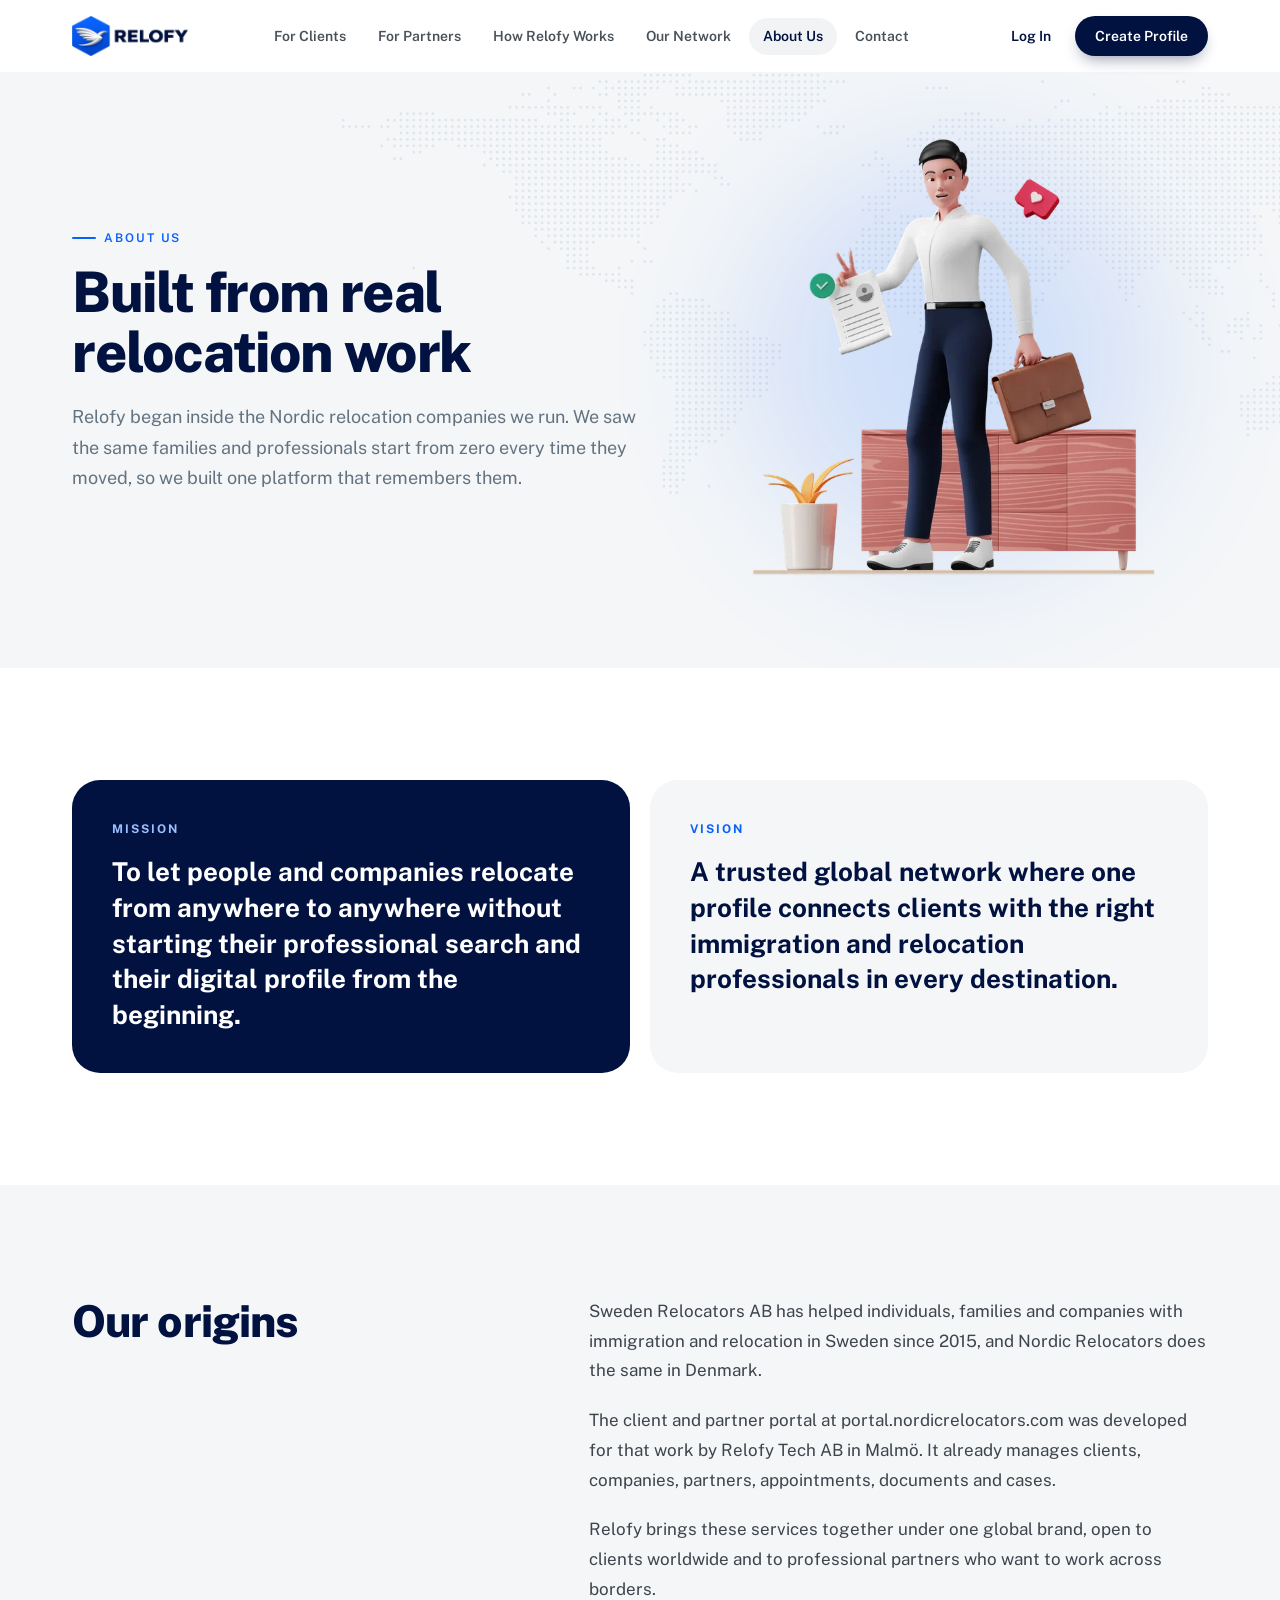
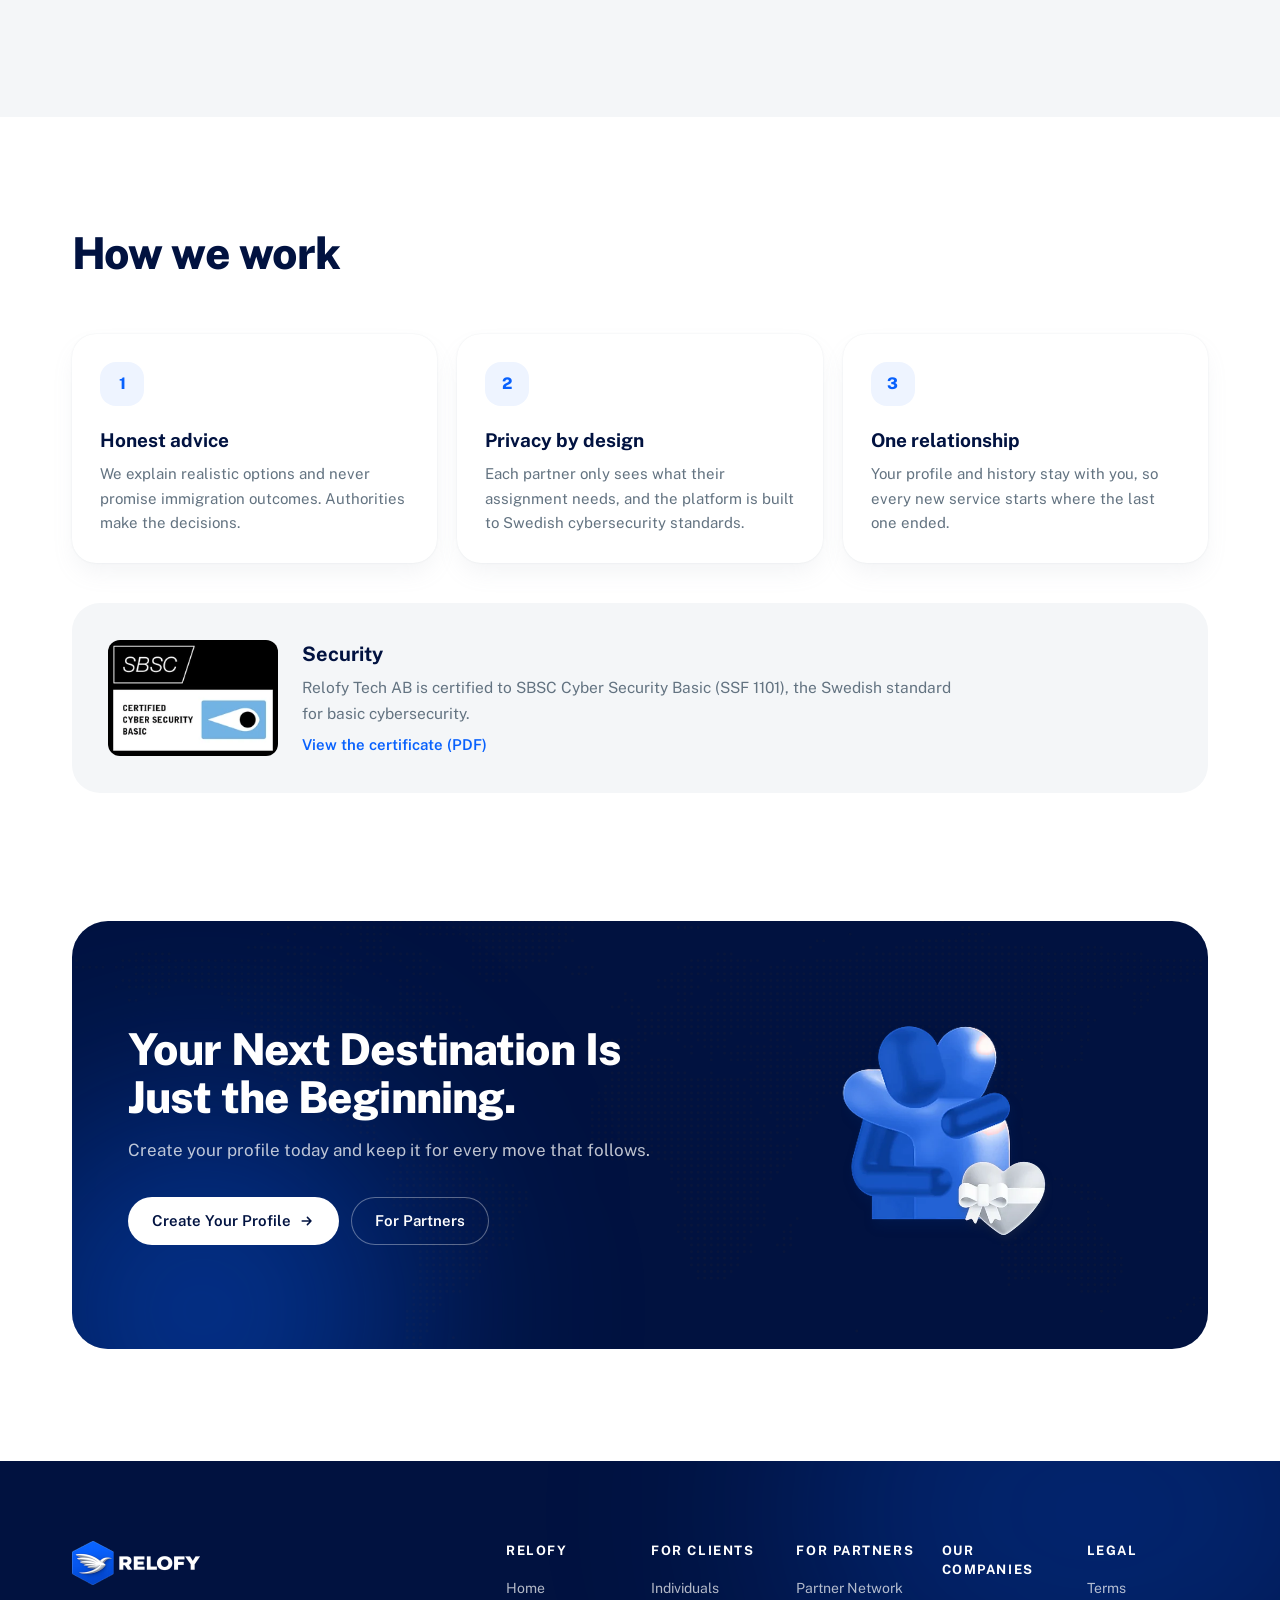
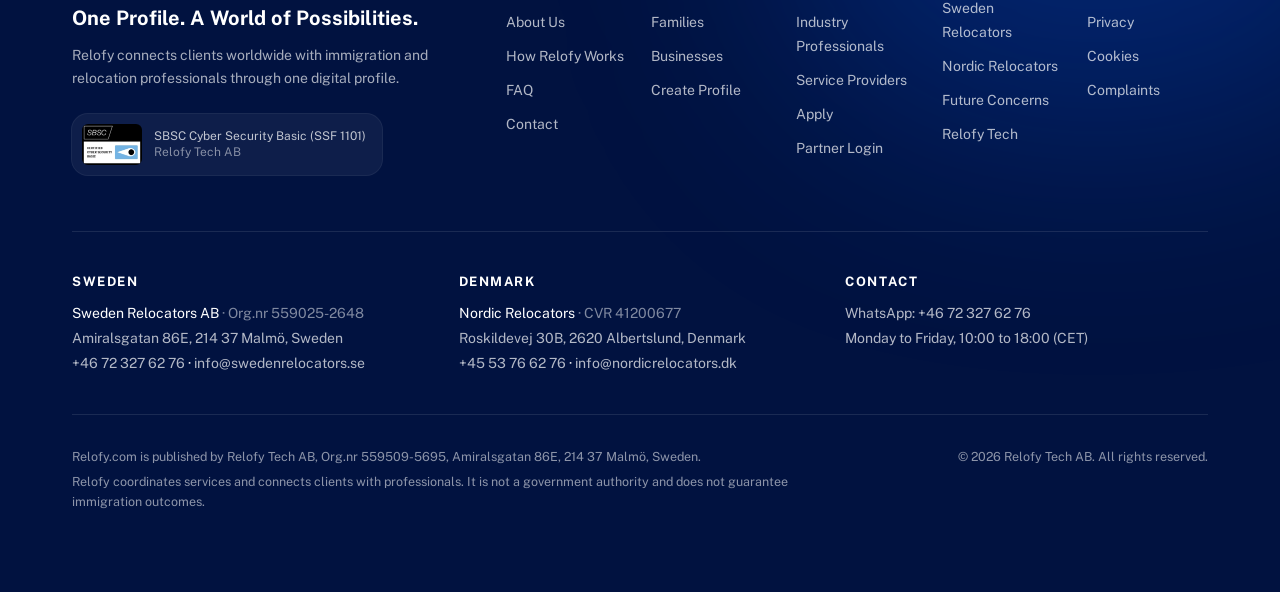
<file: about/index.html>
<!DOCTYPE html><!--q58rFxs9zzglumJ2LudG5--><html lang="en"><head><meta charSet="utf-8"/><link rel="preconnect" href="/" crossorigin=""/><meta name="viewport" content="width=device-width, initial-scale=1"/><link rel="preload" as="image" href="/brand/relofy-logo-176.png"/><link rel="preload" href="/maps/world-dots.svg" as="image"/><link rel="preload" as="image" href="/img/people-cv.webp"/><link rel="stylesheet" href="/_next/static/chunks/9854a5b32f59ee44.css" data-precedence="next"/><link rel="preload" as="script" fetchPriority="low" href="/_next/static/chunks/711d597b816a80c1.js"/><script src="/_next/static/chunks/236f7e5abd6f09ff.js" async=""></script><script src="/_next/static/chunks/d4b4a1ad90e2acdb.js" async=""></script><script src="/_next/static/chunks/24de5c848020e663.js" async=""></script><script src="/_next/static/chunks/turbopack-821b88e02b98bb36.js" async=""></script><script src="/_next/static/chunks/4cf11cb0bfa9869b.js" async=""></script><script src="/_next/static/chunks/ff1a16fafef87110.js" async=""></script><script src="/_next/static/chunks/7340adf74ff47ec0.js" async=""></script><script src="/_next/static/chunks/a492cba4ea49b337.js" async=""></script><meta name="next-size-adjust" content=""/><meta name="theme-color" content="#011240"/><title>About Relofy: Mission, Vision and Origins · Relofy</title><meta name="description" content="Relofy grew out of years of immigration and relocation work in Sweden and Denmark. Our mission: one profile that travels with people and companies across borders."/><meta name="application-name" content="Relofy"/><link rel="manifest" href="/site.webmanifest"/><meta name="robots" content="index, follow"/><meta name="googlebot" content="index, follow, max-image-preview:large, max-snippet:-1"/><link rel="canonical" href="https://relofy.com/about/"/><meta property="og:title" content="About Relofy: Mission, Vision and Origins"/><meta property="og:description" content="Relofy grew out of years of immigration and relocation work in Sweden and Denmark. Our mission: one profile that travels with people and companies across borders."/><meta property="og:url" content="https://relofy.com/about/"/><meta property="og:site_name" content="Relofy"/><meta property="og:image" content="https://relofy.com/og/relofy-og.png"/><meta property="og:image:width" content="1200"/><meta property="og:image:height" content="630"/><meta property="og:type" content="website"/><meta name="twitter:card" content="summary_large_image"/><meta name="twitter:title" content="About Relofy: Mission, Vision and Origins"/><meta name="twitter:description" content="Relofy grew out of years of immigration and relocation work in Sweden and Denmark. Our mission: one profile that travels with people and companies across borders."/><meta name="twitter:image" content="https://relofy.com/og/relofy-og.png"/><link rel="icon" href="/favicon.ico" sizes="48x48"/><link rel="icon" href="/brand/icon-192.png" sizes="192x192" type="image/png"/><link rel="apple-touch-icon" href="/apple-touch-icon.png"/><script type="application/ld+json">[{"@context":"https://schema.org","@type":"Organization","@id":"https://relofy.com/#organization","name":"Relofy","legalName":"Relofy Tech AB","url":"https://relofy.com","logo":"https://relofy.com/brand/relofy-logo-352.png","slogan":"One Profile. A World of Possibilities.","description":"Relofy connects individuals, families, companies and professional partners through one digital profile for immigration, relocation and global mobility services.","identifier":{"@type":"PropertyValue","propertyID":"Organisationsnummer","value":"559509-5695"},"address":{"@type":"PostalAddress","streetAddress":"Amiralsgatan 86E","postalCode":"214 37","addressLocality":"Malmö","addressCountry":"SE"},"hasCredential":{"@type":"EducationalOccupationalCredential","name":"SBSC Cyber Security Basic (SSF 1101)","recognizedBy":{"@type":"Organization","name":"SBSC"}},"sameAs":["https://relofy.tech"],"subOrganization":[{"@type":"Organization","name":"Sweden Relocators AB","url":"https://swedenrelocators.se"},{"@type":"Organization","name":"Nordic Relocators","url":"https://nordicrelocators.dk"}],"contactPoint":[{"@type":"ContactPoint","contactType":"customer service","telephone":"+46723276276","email":"info@swedenrelocators.se","areaServed":"SE","availableLanguage":["English","Swedish","Urdu","Arabic"]},{"@type":"ContactPoint","contactType":"customer service","telephone":"+4553766276","email":"info@nordicrelocators.dk","areaServed":"DK","availableLanguage":["English","Danish"]}]},{"@context":"https://schema.org","@type":"WebSite","@id":"https://relofy.com/#website","url":"https://relofy.com","name":"Relofy","publisher":{"@id":"https://relofy.com/#organization"},"inLanguage":"en"}]</script><script src="/_next/static/chunks/a6dad97d9634a72d.js" noModule=""></script></head><body class="min-h-dvh bg-white"><div hidden=""><!--$--><!--/$--></div><header class="sticky top-0 z-50 transition-all duration-300 bg-white/0"><a href="#main" class="sr-only focus:not-sr-only focus:absolute focus:left-4 focus:top-3 focus:z-[60] focus:rounded-full focus:bg-navy focus:px-4 focus:py-2 focus:text-white">Skip to content</a><div class="mx-auto flex h-[72px] w-full max-w-[1200px] items-center justify-between gap-6 px-5 sm:px-8"><a class="flex shrink-0 items-center" aria-label="Relofy home" href="/"><img alt="Relofy" width="128" height="44" decoding="async" data-nimg="1" class="h-9 w-auto sm:h-10" style="color:transparent" src="/brand/relofy-logo-176.png"/></a><nav aria-label="Main" class="hidden items-center gap-1 xl:flex"><a class="rounded-full px-3.5 py-2 text-[14px] font-semibold transition-colors text-ink/80 hover:text-navy" href="/clients/">For Clients</a><a class="rounded-full px-3.5 py-2 text-[14px] font-semibold transition-colors text-ink/80 hover:text-navy" href="/partners/">For Partners</a><a class="rounded-full px-3.5 py-2 text-[14px] font-semibold transition-colors text-ink/80 hover:text-navy" href="/how-it-works/">How Relofy Works</a><a class="rounded-full px-3.5 py-2 text-[14px] font-semibold transition-colors text-ink/80 hover:text-navy" href="/network/">Our Network</a><a aria-current="page" class="rounded-full px-3.5 py-2 text-[14px] font-semibold transition-colors bg-[rgba(145,158,171,0.12)] text-navy" href="/about/">About Us</a><a class="rounded-full px-3.5 py-2 text-[14px] font-semibold transition-colors text-ink/80 hover:text-navy" href="/contact/">Contact</a></nav><div class="hidden items-center gap-2 xl:flex"><a href="https://portal.nordicrelocators.com/signin/" rel="noopener" class="rounded-full px-4 py-2 text-[14px] font-semibold text-navy hover:bg-[rgba(145,158,171,0.12)]">Log In</a><a href="https://portal.nordicrelocators.com/signup/?role=individual" rel="noopener" class="inline-flex h-10 items-center rounded-full bg-navy px-5 text-[14px] font-semibold text-white shadow-[0_8px_16px_-6px_rgba(1,18,64,0.45)] transition-colors hover:bg-navy-800">Create Profile</a></div><button type="button" aria-expanded="false" aria-controls="mobile-menu" aria-label="Open menu" class="relative flex h-11 w-11 items-center justify-center rounded-full text-navy hover:bg-[rgba(145,158,171,0.12)] xl:hidden"><span class="absolute h-[2px] w-5 rounded-full bg-current transition-all duration-300 -translate-y-[6px]"></span><span class="absolute h-[2px] w-5 rounded-full bg-current transition-all duration-300 "></span><span class="absolute h-[2px] w-5 rounded-full bg-current transition-all duration-300 translate-y-[6px]"></span></button></div><div id="mobile-menu" hidden="" class="h-[calc(100dvh-72px)] overflow-y-auto border-t border-line bg-white xl:hidden"><nav aria-label="Mobile" class="mx-auto flex max-w-[1200px] flex-col px-5 py-6 sm:px-8"><a class="border-b border-line py-4 text-[20px] font-bold text-navy" href="/">Home</a><a class="border-b border-line py-4 text-[20px] font-bold text-navy" href="/clients/">For Clients</a><a class="border-b border-line py-4 text-[20px] font-bold text-navy" href="/partners/">For Partners</a><a class="border-b border-line py-4 text-[20px] font-bold text-navy" href="/how-it-works/">How Relofy Works</a><a class="border-b border-line py-4 text-[20px] font-bold text-navy" href="/network/">Our Network</a><a aria-current="page" class="border-b border-line py-4 text-[20px] font-bold text-blue" href="/about/">About Us</a><a class="border-b border-line py-4 text-[20px] font-bold text-navy" href="/contact/">Contact</a><a class="border-b border-line py-4 text-[20px] font-bold text-navy" href="/faq/">FAQ</a><div class="mt-8 grid gap-3"><a href="https://portal.nordicrelocators.com/signup/?role=individual" rel="noopener" class="flex h-12 items-center justify-center rounded-full bg-navy text-[15px] font-semibold text-white">Create Profile</a><a href="https://portal.nordicrelocators.com/signin/" rel="noopener" class="flex h-12 items-center justify-center rounded-full text-[15px] font-semibold text-navy ring-1 ring-inset ring-[#c9d2de]">Log In</a></div></nav></div></header><main id="main"><section class="relative overflow-hidden bg-surface pb-16 pt-10 sm:pb-20 sm:pt-14"><img src="/maps/world-dots.svg" alt="" aria-hidden="true" class="pointer-events-none absolute -right-40 top-0 w-[1100px] max-w-none opacity-40"/><div class="mx-auto w-full max-w-[1200px] px-5 sm:px-8 relative"><div class="grid items-center gap-10 lg:grid-cols-[1.15fr_1fr]"><div class=""><p class="mb-4 inline-flex items-center gap-2 text-[12px] font-semibold uppercase tracking-[0.16em] text-blue"><span aria-hidden="true" class="h-[2px] w-6 rounded-full bg-blue"></span>About us</p><h1 class="text-[36px] font-extrabold leading-[1.06] tracking-[-0.025em] text-navy sm:text-[48px] lg:text-[56px]">Built from real relocation work</h1><p class="text-[17px] leading-[1.7] sm:text-[18px] text-muted mt-5 max-w-2xl">Relofy began inside the Nordic relocation companies we run. We saw the same families and professionals start from zero every time they moved, so we built one platform that remembers them.</p></div><div class="relative mx-auto w-full max-w-[460px]"><div aria-hidden="true" class="absolute inset-8 rounded-full bg-blue/15 blur-[70px]"></div><img alt="" width="720" height="720" decoding="async" data-nimg="1" class="relative h-auto w-full rounded-[28px]" style="color:transparent" src="/img/people-cv.webp"/></div></div></div></section><section class="bg-white py-20 sm:py-24 lg:py-28 "><div class="mx-auto w-full max-w-[1200px] px-5 sm:px-8 "><div class="grid gap-5 md:grid-cols-2"><div class="" style="opacity:0;transform:translateY(22px)"><div class="h-full rounded-[28px] p-8 sm:p-10 bg-navy text-white"><p class="text-[12px] font-bold uppercase tracking-[0.16em] text-[#9cc0ff]">Mission</p><p class="mt-4 text-[22px] font-bold leading-snug sm:text-[26px] text-white">To let people and companies relocate from anywhere to anywhere without starting their professional search and their digital profile from the beginning.</p></div></div><div class="" style="opacity:0;transform:translateY(22px)"><div class="h-full rounded-[28px] p-8 sm:p-10 bg-surface"><p class="text-[12px] font-bold uppercase tracking-[0.16em] text-blue">Vision</p><p class="mt-4 text-[22px] font-bold leading-snug sm:text-[26px] text-navy">A trusted global network where one profile connects clients with the right immigration and relocation professionals in every destination.</p></div></div></div></div></section><section class="bg-surface py-20 sm:py-24 lg:py-28 "><div class="mx-auto w-full max-w-[1200px] px-5 sm:px-8 "><div class="grid gap-10 lg:grid-cols-[1fr_1.3fr]"><div class="mb-12 max-w-3xl sm:mb-14 "><h2 class="text-[30px] font-extrabold leading-[1.12] tracking-[-0.02em] sm:text-[38px] lg:text-[44px] text-navy ">Our origins</h2></div><div class="space-y-5"><p class="text-[17px] leading-[1.75] text-ink/85">Sweden Relocators AB has helped individuals, families and companies with immigration and relocation in Sweden since 2015, and Nordic Relocators does the same in Denmark.</p><p class="text-[17px] leading-[1.75] text-ink/85">The client and partner portal at portal.nordicrelocators.com was developed for that work by Relofy Tech AB in Malmö. It already manages clients, companies, partners, appointments, documents and cases.</p><p class="text-[17px] leading-[1.75] text-ink/85">Relofy brings these services together under one global brand, open to clients worldwide and to professional partners who want to work across borders.</p></div></div></div></section><section class="bg-white py-20 sm:py-24 lg:py-28 "><div class="mx-auto w-full max-w-[1200px] px-5 sm:px-8 "><div class="mb-12 max-w-3xl sm:mb-14 "><h2 class="text-[30px] font-extrabold leading-[1.12] tracking-[-0.02em] sm:text-[38px] lg:text-[44px] text-navy ">How we work</h2></div><div class="grid gap-5 md:grid-cols-3"><div class="" style="opacity:0;transform:translateY(22px)"><div class="h-full rounded-[24px] bg-white p-7 shadow-card"><span class="flex h-11 w-11 items-center justify-center rounded-2xl bg-blue-50 text-[16px] font-extrabold text-blue">1</span><h3 class="mt-5 text-[19px] font-bold text-navy">Honest advice</h3><p class="mt-2 text-[15px] leading-relaxed text-muted">We explain realistic options and never promise immigration outcomes. Authorities make the decisions.</p></div></div><div class="" style="opacity:0;transform:translateY(22px)"><div class="h-full rounded-[24px] bg-white p-7 shadow-card"><span class="flex h-11 w-11 items-center justify-center rounded-2xl bg-blue-50 text-[16px] font-extrabold text-blue">2</span><h3 class="mt-5 text-[19px] font-bold text-navy">Privacy by design</h3><p class="mt-2 text-[15px] leading-relaxed text-muted">Each partner only sees what their assignment needs, and the platform is built to Swedish cybersecurity standards.</p></div></div><div class="" style="opacity:0;transform:translateY(22px)"><div class="h-full rounded-[24px] bg-white p-7 shadow-card"><span class="flex h-11 w-11 items-center justify-center rounded-2xl bg-blue-50 text-[16px] font-extrabold text-blue">3</span><h3 class="mt-5 text-[19px] font-bold text-navy">One relationship</h3><p class="mt-2 text-[15px] leading-relaxed text-muted">Your profile and history stay with you, so every new service starts where the last one ended.</p></div></div></div><div class="mt-10 flex flex-col items-start gap-6 rounded-[28px] bg-surface p-7 sm:flex-row sm:items-center sm:p-9"><img alt="SBSC Cyber Security Basic (SSF 1101)" loading="lazy" width="240" height="163" decoding="async" data-nimg="1" class="h-auto w-[170px] rounded-xl" style="color:transparent" src="/logos/sbsc-badge.webp"/><div><h3 class="text-[20px] font-bold text-navy">Security</h3><p class="mt-1.5 max-w-2xl text-[15.5px] leading-relaxed text-muted">Relofy Tech AB is certified to SBSC Cyber Security Basic (SSF 1101), the Swedish standard for basic cybersecurity.</p><a href="/logos/sbsc-certificate-relofy-tech.pdf" class="mt-2 inline-block text-[15px] font-semibold text-blue hover:underline">View the certificate (PDF)</a></div></div></div></section><section class="bg-white pb-24 pt-4 sm:pb-28"><div class="mx-auto w-full max-w-[1200px] px-5 sm:px-8 "><div class="relative overflow-hidden rounded-[36px] bg-navy px-7 py-14 text-white sm:px-14 sm:py-16"><img src="/maps/world-dots.svg" alt="" aria-hidden="true" class="pointer-events-none absolute inset-0 h-full w-full object-cover opacity-[0.12] invert"/><div aria-hidden="true" class="pointer-events-none absolute -left-20 bottom-[-40%] h-[420px] w-[420px] rounded-full bg-blue/40 blur-[110px]"></div><div class="relative grid items-center gap-10 lg:grid-cols-[1.4fr_1fr]"><div><h2 class="text-[32px] font-extrabold leading-[1.1] tracking-[-0.02em] sm:text-[44px]">Your Next Destination Is Just the Beginning.</h2><p class="mt-4 max-w-xl text-[17px] leading-relaxed text-white/75">Create your profile today and keep it for every move that follows.</p><div class="mt-8 flex flex-wrap gap-3"><a href="https://portal.nordicrelocators.com/signup/?role=individual" class="group inline-flex h-12 items-center justify-center gap-2 rounded-full px-6 text-[15px] font-semibold leading-[1.71429] transition-all duration-200 bg-white text-navy hover:bg-blue-50 " rel="noopener">Create Your Profile<svg viewBox="0 0 20 20" fill="none" aria-hidden="true" class="h-4 w-4 transition-transform duration-200 group-hover:translate-x-0.5"><path d="M4 10h11m0 0-4.5-4.5M15 10l-4.5 4.5" stroke="currentColor" stroke-width="1.9" stroke-linecap="round" stroke-linejoin="round"></path></svg></a><a class="group inline-flex h-12 items-center justify-center gap-2 rounded-full px-6 text-[15px] font-semibold leading-[1.71429] transition-all duration-200 text-white ring-1 ring-inset ring-white/35 hover:ring-white " href="/partners/">For Partners</a></div></div><img alt="" loading="lazy" width="420" height="420" decoding="async" data-nimg="1" class="mx-auto hidden h-auto w-[300px] lg:block" style="color:transparent" src="/img/family-3d.webp"/></div></div></div></section><!--$--><!--/$--></main><footer class="relative overflow-hidden bg-navy text-white"><div aria-hidden="true" class="pointer-events-none absolute -top-40 right-[-10%] h-[420px] w-[620px] rounded-full bg-blue/25 blur-[120px]"></div><div class="mx-auto w-full max-w-[1200px] px-5 sm:px-8 relative py-16 sm:py-20"><div class="grid gap-12 lg:grid-cols-[1.1fr_2fr]"><div><img alt="Relofy" loading="lazy" width="140" height="48" decoding="async" data-nimg="1" class="h-11 w-auto" style="color:transparent" src="/brand/relofy-logo-white-176.png"/><p class="mt-5 text-[20px] font-bold leading-snug">One Profile. A World of Possibilities.</p><p class="mt-3 max-w-sm text-[14px] leading-relaxed text-white/65">Relofy connects clients worldwide with immigration and relocation professionals through one digital profile.</p><a href="/logos/sbsc-certificate-relofy-tech.pdf" class="mt-6 inline-flex items-center gap-3 rounded-2xl bg-white/5 p-2.5 pr-4 ring-1 ring-white/10 transition hover:bg-white/10"><img alt="" loading="lazy" width="60" height="41" decoding="async" data-nimg="1" class="h-[41px] w-auto rounded-md bg-white" style="color:transparent" src="/logos/sbsc-badge.webp"/><span class="text-[12px] leading-snug text-white/75">SBSC Cyber Security Basic (SSF 1101)<br/><span class="text-white/50">Relofy Tech AB</span></span></a></div><div class="grid grid-cols-2 gap-x-6 gap-y-10 sm:grid-cols-3 lg:grid-cols-5"><div><p class="mb-4 text-[13px] font-bold uppercase tracking-[0.12em] text-white">Relofy</p><ul class="space-y-2.5"><li><a class="text-[14px] text-white/70 transition-colors hover:text-white" href="/">Home</a></li><li><a class="text-[14px] text-white/70 transition-colors hover:text-white" href="/about/">About Us</a></li><li><a class="text-[14px] text-white/70 transition-colors hover:text-white" href="/how-it-works/">How Relofy Works</a></li><li><a class="text-[14px] text-white/70 transition-colors hover:text-white" href="/faq/">FAQ</a></li><li><a class="text-[14px] text-white/70 transition-colors hover:text-white" href="/contact/">Contact</a></li></ul></div><div><p class="mb-4 text-[13px] font-bold uppercase tracking-[0.12em] text-white">For Clients</p><ul class="space-y-2.5"><li><a class="text-[14px] text-white/70 transition-colors hover:text-white" href="/clients/#individuals">Individuals</a></li><li><a class="text-[14px] text-white/70 transition-colors hover:text-white" href="/clients/#families">Families</a></li><li><a class="text-[14px] text-white/70 transition-colors hover:text-white" href="/clients/#businesses">Businesses</a></li><li><a href="https://portal.nordicrelocators.com/signup/?role=individual" rel="noopener" class="text-[14px] text-white/70 transition-colors hover:text-white">Create Profile</a></li></ul></div><div><p class="mb-4 text-[13px] font-bold uppercase tracking-[0.12em] text-white">For Partners</p><ul class="space-y-2.5"><li><a class="text-[14px] text-white/70 transition-colors hover:text-white" href="/partners/">Partner Network</a></li><li><a class="text-[14px] text-white/70 transition-colors hover:text-white" href="/partners/#professionals">Industry Professionals</a></li><li><a class="text-[14px] text-white/70 transition-colors hover:text-white" href="/partners/#providers">Service Providers</a></li><li><a href="https://portal.nordicrelocators.com/partner-signup/" rel="noopener" class="text-[14px] text-white/70 transition-colors hover:text-white">Apply</a></li><li><a href="https://portal.nordicrelocators.com/signin/" rel="noopener" class="text-[14px] text-white/70 transition-colors hover:text-white">Partner Login</a></li></ul></div><div><p class="mb-4 text-[13px] font-bold uppercase tracking-[0.12em] text-white">Our Companies</p><ul class="space-y-2.5"><li><a href="https://swedenrelocators.se" rel="noopener" class="text-[14px] text-white/70 transition-colors hover:text-white">Sweden Relocators</a></li><li><a href="https://nordicrelocators.dk" rel="noopener" class="text-[14px] text-white/70 transition-colors hover:text-white">Nordic Relocators</a></li><li><a href="https://futureconcerns.eu" rel="noopener" class="text-[14px] text-white/70 transition-colors hover:text-white">Future Concerns</a></li><li><a href="https://relofy.tech" rel="noopener" class="text-[14px] text-white/70 transition-colors hover:text-white">Relofy Tech</a></li></ul></div><div><p class="mb-4 text-[13px] font-bold uppercase tracking-[0.12em] text-white">Legal</p><ul class="space-y-2.5"><li><a class="text-[14px] text-white/70 transition-colors hover:text-white" href="/terms/">Terms</a></li><li><a class="text-[14px] text-white/70 transition-colors hover:text-white" href="/privacy/">Privacy</a></li><li><a class="text-[14px] text-white/70 transition-colors hover:text-white" href="/cookies/">Cookies</a></li><li><a class="text-[14px] text-white/70 transition-colors hover:text-white" href="/complaints/">Complaints</a></li></ul></div></div></div><div class="mt-14 grid gap-6 border-t border-white/10 pt-10 sm:grid-cols-2 lg:grid-cols-3"><address class="not-italic"><p class="text-[13px] font-bold uppercase tracking-[0.12em]">Sweden</p><p class="mt-3 text-[14px] text-white">Sweden Relocators AB<!-- --> <span class="text-white/50">· <!-- -->Org.nr 559025-2648</span></p><p class="mt-1 text-[14px] text-white/70">Amiralsgatan 86E, 214 37 Malmö, Sweden</p><p class="mt-1 text-[14px]"><a href="tel:+46723276276" class="text-white/70 hover:text-white">+46 72 327 62 76</a> · <a href="mailto:info@swedenrelocators.se" class="text-white/70 hover:text-white">info@swedenrelocators.se</a></p></address><address class="not-italic"><p class="text-[13px] font-bold uppercase tracking-[0.12em]">Denmark</p><p class="mt-3 text-[14px] text-white">Nordic Relocators<!-- --> <span class="text-white/50">· <!-- -->CVR 41200677</span></p><p class="mt-1 text-[14px] text-white/70">Roskildevej 30B, 2620 Albertslund, Denmark</p><p class="mt-1 text-[14px]"><a href="tel:+4553766276" class="text-white/70 hover:text-white">+45 53 76 62 76</a> · <a href="mailto:info@nordicrelocators.dk" class="text-white/70 hover:text-white">info@nordicrelocators.dk</a></p></address><div><p class="text-[13px] font-bold uppercase tracking-[0.12em]">Contact</p><p class="mt-3 text-[14px] text-white/70">WhatsApp: <a href="https://wa.me/46723276276" rel="noopener" class="hover:text-white">+46 72 327 62 76</a></p><p class="mt-1 text-[14px] text-white/70">Monday to Friday, 10:00 to 18:00 (CET)</p></div></div><div class="mt-10 flex flex-col gap-3 border-t border-white/10 pt-8 text-[12.5px] leading-relaxed text-white/55 lg:flex-row lg:items-start lg:justify-between"><div class="max-w-3xl space-y-1"><p>Relofy.com is published by Relofy Tech AB, Org.nr 559509-5695, Amiralsgatan 86E, 214 37 Malmö, Sweden.</p><p>Relofy coordinates services and connects clients with professionals. It is not a government authority and does not guarantee immigration outcomes.</p></div><div class="flex shrink-0 items-center gap-4"><p>© <!-- -->2026<!-- --> Relofy Tech AB. <!-- -->All rights reserved.</p></div></div></div></footer><script src="/_next/static/chunks/711d597b816a80c1.js" id="_R_" async=""></script><script>(self.__next_f=self.__next_f||[]).push([0])</script><script>self.__next_f.push([1,"1:\"$Sreact.fragment\"\n3:I[70119,[\"/_next/static/chunks/4cf11cb0bfa9869b.js\"],\"default\"]\na:I[68027,[\"/_next/static/chunks/ff1a16fafef87110.js\",\"/_next/static/chunks/7340adf74ff47ec0.js\"],\"default\"]\n:HL[\"/_next/static/chunks/9854a5b32f59ee44.css\",\"style\"]\n:HC[\"/\",\"\"]\n2:T68f,"])</script><script>self.__next_f.push([1,"[{\"@context\":\"https://schema.org\",\"@type\":\"Organization\",\"@id\":\"https://relofy.com/#organization\",\"name\":\"Relofy\",\"legalName\":\"Relofy Tech AB\",\"url\":\"https://relofy.com\",\"logo\":\"https://relofy.com/brand/relofy-logo-352.png\",\"slogan\":\"One Profile. A World of Possibilities.\",\"description\":\"Relofy connects individuals, families, companies and professional partners through one digital profile for immigration, relocation and global mobility services.\",\"identifier\":{\"@type\":\"PropertyValue\",\"propertyID\":\"Organisationsnummer\",\"value\":\"559509-5695\"},\"address\":{\"@type\":\"PostalAddress\",\"streetAddress\":\"Amiralsgatan 86E\",\"postalCode\":\"214 37\",\"addressLocality\":\"Malmö\",\"addressCountry\":\"SE\"},\"hasCredential\":{\"@type\":\"EducationalOccupationalCredential\",\"name\":\"SBSC Cyber Security Basic (SSF 1101)\",\"recognizedBy\":{\"@type\":\"Organization\",\"name\":\"SBSC\"}},\"sameAs\":[\"https://relofy.tech\"],\"subOrganization\":[{\"@type\":\"Organization\",\"name\":\"Sweden Relocators AB\",\"url\":\"https://swedenrelocators.se\"},{\"@type\":\"Organization\",\"name\":\"Nordic Relocators\",\"url\":\"https://nordicrelocators.dk\"}],\"contactPoint\":[{\"@type\":\"ContactPoint\",\"contactType\":\"customer service\",\"telephone\":\"+46723276276\",\"email\":\"info@swedenrelocators.se\",\"areaServed\":\"SE\",\"availableLanguage\":[\"English\",\"Swedish\",\"Urdu\",\"Arabic\"]},{\"@type\":\"ContactPoint\",\"contactType\":\"customer service\",\"telephone\":\"+4553766276\",\"email\":\"info@nordicrelocators.dk\",\"areaServed\":\"DK\",\"availableLanguage\":[\"English\",\"Danish\"]}]},{\"@context\":\"https://schema.org\",\"@type\":\"WebSite\",\"@id\":\"https://relofy.com/#website\",\"url\":\"https://relofy.com\",\"name\":\"Relofy\",\"publisher\":{\"@id\":\"https://relofy.com/#organization\"},\"inLanguage\":\"en\"}]"])</script><script>self.__next_f.push([1,"0:{\"P\":null,\"b\":\"q58rFxs9zzglumJ2LudG5\",\"c\":[\"\",\"about\",\"\"],\"q\":\"\",\"i\":false,\"f\":[[[\"\",{\"children\":[\"about\",{\"children\":[\"__PAGE__\",{}]}]},\"$undefined\",\"$undefined\",true],[[\"$\",\"$1\",\"c\",{\"children\":[[[\"$\",\"link\",\"0\",{\"rel\":\"stylesheet\",\"href\":\"/_next/static/chunks/9854a5b32f59ee44.css\",\"precedence\":\"next\",\"crossOrigin\":\"$undefined\",\"nonce\":\"$undefined\"}],[\"$\",\"script\",\"script-0\",{\"src\":\"/_next/static/chunks/4cf11cb0bfa9869b.js\",\"async\":true,\"nonce\":\"$undefined\"}]],[\"$\",\"html\",null,{\"lang\":\"en\",\"children\":[[\"$\",\"head\",null,{\"children\":[\"$\",\"script\",null,{\"type\":\"application/ld+json\",\"dangerouslySetInnerHTML\":{\"__html\":\"$2\"}}]}],[\"$\",\"body\",null,{\"className\":\"min-h-dvh bg-white\",\"children\":[[\"$\",\"$L3\",null,{\"t\":{\"locale\":\"en\",\"meta\":{\"titleTemplate\":\"%s · Relofy\",\"defaultTitle\":\"Relofy: One Profile for Relocation, Immigration and Global Mobility\",\"defaultDescription\":\"Relofy connects individuals, families, companies and professional partners through one digital profile for immigration, relocation and global mobility services.\"},\"nav\":{\"home\":\"Home\",\"clients\":\"For Clients\",\"partners\":\"For Partners\",\"how\":\"How Relofy Works\",\"network\":\"Our Network\",\"about\":\"About Us\",\"contact\":\"Contact\",\"faq\":\"FAQ\",\"login\":\"Log In\",\"createProfile\":\"Create Profile\",\"menu\":\"Open menu\",\"close\":\"Close menu\",\"skip\":\"Skip to content\"},\"common\":{\"createProfile\":\"Create Your Profile\",\"bookAppointment\":\"Book an Appointment\",\"becomePartner\":\"Become a Partner\",\"partnerLogin\":\"Partner Login\",\"login\":\"Log In\",\"howItWorks\":\"How Relofy Works\",\"watch\":\"Play film\",\"filmNote\":\"Film with music and on-screen text. Press play to watch.\",\"filmSoon\":\"Film coming soon\",\"filmBySweden\":\"Film by Sweden Relocators, the Swedish company in the Relofy network.\",\"learnMore\":\"Learn more\",\"opensPortal\":\"opens the Relofy portal\",\"illustrative\":\"Illustrative example, not a statement of current service availability.\"},\"home\":{\"hero\":{\"eyebrow\":\"Relofy · One Profile. Global Mobility.\",\"title\":\"Relocate from Anywhere to Anywhere.\",\"subtitle\":\"One digital profile connects you to immigration, relocation and global mobility services across borders. Wherever life takes you, Relofy helps you find the right professional support.\",\"primary\":\"Create Your Profile\",\"secondary\":\"How Relofy Works\",\"trust\":\"Built on the platform already used by Sweden Relocators and Nordic Relocators clients.\",\"card\":{\"title\":\"Your Relofy profile\",\"subtitle\":\"Travels with you\",\"rows\":[\"Family members linked\",\"Immigration history saved\",\"Documents in one place\"],\"destination\":\"Next destination\"},\"mapLabel\":\"An illustrative route on a world map: Lahore to Stockholm, Copenhagen and Toronto.\"},\"audiences\":{\"title\":\"Two ways into Relofy\",\"clients\":{\"label\":\"I'm relocating\",\"audience\":\"For individuals, families and businesses\",\"title\":\"Your Next Destination Starts Here.\",\"text\":\"Whether you are relocating for work, family, education, business or a new opportunity, Relofy connects you with the right professionals through one digital platform.\",\"tagline\":\"One profile. Multiple countries. Long-term support.\",\"cta\":\"Explore Relofy for Clients\",\"cta2\":\"Create Your Profile\"},\"partners\":{\"label\":\"I'm a professional partner\",\"audience\":\"For immigration professionals and relocation service providers\",\"title\":\"Your Expertise. A Global Network.\",\"text\":\"Join an international network of immigration professionals and relocation service providers. Connect with qualified opportunities, collaborate across borders and grow your business through Relofy.\",\"tagline\":\"More connections. More opportunities. One professional network.\",\"cta\":\"Explore Relofy for Partners\",\"cta2\":\"Become a Partner\"}},\"problem\":{\"eyebrow\":\"The problem we solve\",\"title\":\"Moving Countries Shouldn't Mean Starting Over.\",\"before\":{\"title\":\"The usual way\",\"text\":\"Every move starts from zero: new consultants, new accounts and the same documents uploaded again.\",\"items\":[\"Immigration consultant\",\"Lawyer\",\"Housing agent\",\"Moving company\",\"New account\",\"Same documents again\"]},\"after\":{\"title\":\"The Relofy way\",\"text\":\"One profile, connected services and a team that coordinates the professionals for you, now and for your next relocation.\",\"items\":[\"One profile\",\"Connected services\",\"Professional coordination\",\"Ready for the next move\"]}},\"journey\":{\"eyebrow\":\"One profile, multiple destinations\",\"title\":\"The client changes countries, not platforms.\",\"text\":\"Your Relofy account and relevant history stay with you. Each new destination gets its own assessment and the services that fit it.\",\"stops\":[{\"code\":\"PK\",\"country\":\"Pakistan\",\"label\":\"Profile created\",\"detail\":\"Family, education and immigration history added once.\"},{\"code\":\"SE\",\"country\":\"Sweden\",\"label\":\"First relocation\",\"detail\":\"Assessment, permit and settling in, coordinated by our Swedish team.\"},{\"code\":\"DK\",\"country\":\"Denmark\",\"label\":\"Next move\",\"detail\":\"A new assessment for Denmark, with the profile already in place.\"},{\"code\":\"CA\",\"country\":\"Canada\",\"label\":\"Future destination\",\"detail\":\"Handled through an approved independent partner in the network.\"}],\"note\":\"Illustrative journey. It does not describe current service availability in every country.\"},\"steps\":{\"eyebrow\":\"How it works\",\"title\":\"Six steps from first profile to your next relocation\",\"items\":[{\"title\":\"Create your digital profile\",\"text\":\"Sign up once in the Relofy portal.\"},{\"title\":\"Add your family and immigration history\",\"text\":\"Co-applicants, previous permits and documents in one place.\"},{\"title\":\"Book an appointment\",\"text\":\"Choose a consultation time that suits you.\"},{\"title\":\"Discuss your background, goals and challenges\",\"text\":\"We listen first, then explain the realistic options.\"},{\"title\":\"Connect with the right team or approved partner\",\"text\":\"Our Nordic teams or a vetted partner in your destination.\"},{\"title\":\"Manage your services and future relocations\",\"text\":\"Follow your case, documents and invoices, and come back for the next move.\"}]},\"services\":{\"eyebrow\":\"Global services\",\"title\":\"Everything a relocation needs, coordinated through one profile\",\"text\":\"Choose a service to start in the portal. Sweden and Denmark are handled by our Nordic operations; other destinations through approved partners.\",\"items\":[{\"key\":\"immigration\",\"title\":\"Immigration \u0026 Residence Permits\",\"text\":\"Work, family, study and residence permits, extensions and appeals.\",\"href\":\"https://portal.nordicrelocators.com/pre-assessment-and-guide/assessment/\",\"img\":\"/img/id-card-3d.webp\"},{\"key\":\"relocation\",\"title\":\"International Relocation\",\"text\":\"A planned move from your current country to the next, step by step.\",\"href\":\"/clients/\",\"img\":\"/img/globe-plane-3d.webp\"},{\"key\":\"corporate\",\"title\":\"Corporate Mobility\",\"text\":\"Employee relocation and immigration managed from one company account.\",\"href\":\"https://portal.nordicrelocators.com/signup/?role=corporate\",\"img\":\"/img/briefcase-globe-3d.webp\"},{\"key\":\"recruitment\",\"title\":\"Recruitment \u0026 Manpower\",\"text\":\"International talent and job opportunities through the group.\",\"href\":\"https://portal.nordicrelocators.com/manpower-solutions/jobs/\",\"img\":\"/img/assessment-3d.webp\"},{\"key\":\"housing\",\"title\":\"Housing \u0026 Destination Services\",\"text\":\"Short stays, long-term rentals and help settling into a new city.\",\"href\":\"https://portal.nordicrelocators.com/property-management/housing/\",\"img\":\"/img/house-3d.webp\"},{\"key\":\"legal\",\"title\":\"Legal \u0026 Professional Referrals\",\"text\":\"Consultations and referrals to qualified professionals when a case needs them.\",\"href\":\"https://portal.nordicrelocators.com/management/appointments/book/\",\"img\":\"/img/legal-3d.webp\"},{\"key\":\"logistics\",\"title\":\"Logistics \u0026 Moving\",\"text\":\"Moving companies, pet relocation and insurance through approved providers.\",\"href\":\"https://portal.nordicrelocators.com/external-relocation-services/send-request/\",\"img\":\"/img/suitcase-3d.webp\"},{\"key\":\"business\",\"title\":\"Business \u0026 Investment Support\",\"text\":\"Company registration, business permits and investment routes.\",\"href\":\"https://portal.nordicrelocators.com/business-solutions/business/\",\"img\":\"/img/cities-3d.webp\"}]},\"network\":{\"eyebrow\":\"Our network\",\"title\":\"Established Nordic companies behind a global platform\",\"text\":\"Relofy grew out of real relocation work. Our Nordic companies handle Sweden and Denmark directly, and approved independent partners extend the network to other countries.\",\"cards\":{\"sweden\":\"Swedish immigration and relocation services.\",\"denmark\":\"Danish immigration and relocation services.\",\"partners\":\"International professional and service-provider connections.\",\"partnersTitle\":\"Relofy Partner Network\"},\"cta\":\"Explore the network\"},\"clientFilm\":{\"eyebrow\":\"Introducing Relofy\",\"title\":\"Your destination changes. Your profile stays.\",\"text\":\"One secure profile, the right professionals and every destination. See in about a minute how one profile carries you from the first consultation to settling in, and onwards to your next move.\"},\"partnerPreview\":{\"eyebrow\":\"Partner network\",\"title\":\"Bring opportunities. Receive opportunities.\",\"text\":\"Approved professionals and service providers work through the same portal. A partner can introduce a client who needs help in another country, and an approved partner there handles the work.\",\"points\":[\"Structured case referrals\",\"Referral attribution under the partner terms\",\"Assignments and quotes in one dashboard\",\"Training through the Partner Academy\"],\"cta\":\"Discover the Partner Network\",\"imageAlt\":\"The Relofy portal: how a partner case moves from sign-up to assignment and completion.\"},\"final\":{\"title\":\"Your Next Destination Is Just the Beginning.\",\"text\":\"Create your profile today and keep it for every move that follows.\",\"primary\":\"Create Your Profile\",\"secondary\":\"Book an Appointment\"}},\"clients\":{\"meta\":{\"title\":\"For Clients: One Profile for Every Relocation\",\"description\":\"Create one Relofy profile for yourself, your family or your company: book a consultation, connect with professionals and manage every relocation in one portal.\"},\"hero\":{\"eyebrow\":\"For clients\",\"title\":\"Your Global Relocation Journey. One Digital Profile.\",\"text\":\"Relofy brings individuals, families and companies together with the right immigration and relocation professionals, in one secure portal that stays with you after the first move.\"},\"groups\":{\"title\":\"Who Relofy is for\",\"items\":[{\"key\":\"individuals\",\"title\":\"Individuals\",\"text\":\"People relocating for employment, education, business, family or another permitted immigration purpose.\",\"img\":\"/img/pin-3d.webp\"},{\"key\":\"families\",\"title\":\"Families\",\"text\":\"Add co-applicants and family information once, so family-related immigration and relocation services are coordinated together.\",\"img\":\"/img/family-3d.webp\"},{\"key\":\"businesses\",\"title\":\"Corporate clients\",\"text\":\"Companies manage employee relocation and immigration requirements through the existing corporate portal.\",\"img\":\"/img/people-data.webp\"}]},\"benefits\":{\"eyebrow\":\"What you get\",\"title\":\"One account that grows with you\",\"items\":[\"Create one account\",\"Keep your relevant immigration history\",\"Add family members\",\"Book consultations\",\"Reach professionals in different destinations\",\"Manage service requests\",\"Upload and organise documents\",\"Communicate through the portal\",\"See invoices and case updates\",\"Come back for future relocations\"],\"imageAlt\":\"A 3D safe: documents stored securely in your profile.\"},\"consultation\":{\"eyebrow\":\"Our core process\",\"title\":\"Every case starts with a consultation\",\"text\":\"Before anything is filed or booked, we take the time to understand the whole picture.\",\"steps\":[{\"title\":\"Background\",\"text\":\"We review your nationality, current residence, immigration history, family circumstances and relevant professional background.\"},{\"title\":\"Goals \u0026 Current Issues\",\"text\":\"We identify the intended destination, the purpose of the move, current difficulties, deadlines and practical needs.\"},{\"title\":\"Solutions\",\"text\":\"We explain the relevant pathways, professional service options, possible requirements and next steps.\"}],\"after\":\"After the consultation, suitable cases are handled by our own teams or coordinated with an approved partner.\",\"imageAlt\":\"Two consultants reviewing a client case together.\"},\"film\":{\"eyebrow\":\"Client film\",\"title\":\"See the client journey\",\"text\":\"A short film about the services clients use through the portal, from permits and family to housing and settling in.\"},\"corporate\":{\"eyebrow\":\"For companies\",\"title\":\"International workforce mobility from one company account\",\"text\":\"HR teams add employees, follow each case and see documents, appointments and invoices in the corporate dashboard, while every relocating employee gets a personal profile.\",\"cta\":\"Create a company account\"},\"cta\":{\"title\":\"Ready when you are\",\"text\":\"Create your profile, book your consultation, or log in if you already have an account.\",\"primary\":\"Create Your Profile\",\"secondary\":\"Book Your Consultation\",\"tertiary\":\"Already have an account? Log in\"}},\"partners\":{\"meta\":{\"title\":\"For Partners: Join the Relofy Partner Network\",\"description\":\"Immigration professionals and relocation service providers: join the Relofy network, receive structured referrals, collaborate across borders and grow through one portal.\"},\"hero\":{\"eyebrow\":\"For partners\",\"title\":\"Local Expertise. Global Opportunities.\",\"text\":\"Join Relofy and connect your professional services with clients and business opportunities across borders.\"},\"categories\":{\"title\":\"Two partner categories, one workflow\",\"items\":[{\"key\":\"professionals\",\"title\":\"Industry Professionals\",\"audience\":\"Immigration advisers, law firms, global mobility consultants and other specialist professionals.\",\"text\":\"Approved professionals may receive qualified cases, handle assigned professional work, communicate through the portal and take part in the referral network.\",\"img\":\"/img/people-professional.webp\"},{\"key\":\"providers\",\"title\":\"Service Providers\",\"audience\":\"Logistics, housing, destination services, pet relocation, insurance-related referrals and other practical service companies.\",\"text\":\"Approved service providers may receive service requests, prepare quotations and deliver the agreed services.\",\"img\":\"/img/insurance-3d.webp\"}]},\"b2b\":{\"eyebrow\":\"The Relofy B2B network\",\"title\":\"Partners bring opportunities and receive them\",\"text\":\"A partner may introduce a client who needs immigration services in another country. An approved professional in the destination handles the assignment, and other providers may deliver additional relocation services.\",\"nodes\":{\"referrer\":\"Referring partner\",\"referrerNote\":\"Introduces the client\",\"relofy\":\"Relofy\",\"relofyNote\":\"Coordinates the case\",\"processor\":\"Processing professional\",\"processorNote\":\"Handles the assignment\",\"providers\":\"Service providers\",\"providersNote\":\"Housing, moving, insurance\"},\"flows\":{\"referral\":\"Referral attribution\",\"fee\":\"Service fee\",\"request\":\"Service requests\"},\"notes\":[\"The referring partner keeps referral attribution under the agreed partner terms.\",\"The processing partner is paid for the work performed.\",\"Referral commissions and service fees are separate commercial arrangements.\"]},\"benefits\":{\"eyebrow\":\"Partner benefits\",\"title\":\"Why professionals join\",\"items\":[\"International client opportunities\",\"Professional collaboration\",\"Structured case referrals\",\"Cross-border service opportunities\",\"Long-term referral relationships\",\"A dedicated partner dashboard\",\"Service and country management\",\"The Partner Academy\",\"Approved assignment management\",\"Room to grow with the network\"],\"imageAlt\":\"A professional celebrating a successful collaboration.\",\"note\":\"Relofy does not promise earnings, referral volumes or commission rates. Commercial terms are agreed in the partner agreement.\"},\"onboarding\":{\"eyebrow\":\"Partner onboarding\",\"title\":\"From application to your partner dashboard\",\"text\":\"Every application is reviewed before approval, so clients can trust the professionals they meet through Relofy.\",\"steps\":[\"Apply\",\"Verification\",\"Agreement\",\"Approval\",\"Training\",\"Partner Dashboard\"],\"details\":[\"Choose your partner category and services in the portal.\",\"We check your company and professional details.\",\"You sign the B2B partner agreement.\",\"Your profile, services and countries are approved.\",\"You complete the Partner Academy modules.\",\"You receive assignments and requests in your dashboard.\"],\"imageAlt\":\"The partner sign-up screen in the Relofy portal, where you choose Industry Professional or Service Provider.\"},\"academy\":{\"eyebrow\":\"Partner Academy\",\"title\":\"Training and assessments inside the portal\",\"text\":\"Approved partners get access to training and assessments through the existing portal, so every partner works to the same standard and knows how cases move through the platform.\"},\"film\":{\"eyebrow\":\"Partner film\",\"title\":\"Bring opportunities. Receive opportunities. Grow together.\",\"text\":\"Two ways to partner, clients who arrive prepared, referrals across borders and one partner portal. See how the Relofy Partner Network works in under a minute and a half.\"},\"cta\":{\"title\":\"Grow with the Relofy network\",\"text\":\"Apply in the portal. We review every application and get back to you with the next steps.\",\"primary\":\"Apply to Join Relofy\",\"secondary\":\"Partner Login\"}},\"how\":{\"meta\":{\"title\":\"How Relofy Works: One Profile, Connected Services\",\"description\":\"How Relofy works for clients and partners: create one profile, book a consultation, connect with the right team or approved partner and manage future relocations.\"},\"hero\":{\"eyebrow\":\"How Relofy works\",\"title\":\"One profile. A coordinated service journey.\",\"text\":\"Relofy connects you with appropriate professionals and coordinates your service journey. It does not replace government immigration systems or guarantee immigration outcomes.\"},\"journey\":{\"title\":\"The client journey, step by step\",\"steps\":[{\"title\":\"Create your digital profile\",\"text\":\"Sign up in the portal as an individual or a company. Your profile is the base for every service you use later.\"},{\"title\":\"Add family and immigration history\",\"text\":\"Add co-applicants, previous permits, education and documents. You add them once and keep them up to date.\"},{\"title\":\"Book an appointment\",\"text\":\"Pick a consultation time in the portal. You receive the meeting details and can prepare documents in advance.\"},{\"title\":\"Discuss background, goals and challenges\",\"text\":\"We go through your background, your goals and any difficulties or deadlines, and explain the realistic options.\"},{\"title\":\"Connect with the right team or partner\",\"text\":\"Sweden and Denmark are handled by our Nordic operations where available. Other destinations are coordinated with approved independent partners.\"},{\"title\":\"Manage services and future relocations\",\"text\":\"Follow cases, documents, messages and invoices in the portal. When life takes you somewhere new, you start from your existing profile.\"}],\"screenAlt\":\"The appointments calendar in the Relofy portal.\",\"documentsAlt\":\"A consultant organising client documents.\"},\"roles\":{\"title\":\"Who does what\",\"items\":[{\"title\":\"You\",\"text\":\"Keep your profile and documents up to date and decide which services to use.\"},{\"title\":\"Relofy team\",\"text\":\"Reviews your case, explains the options and coordinates the professionals involved.\"},{\"title\":\"Nordic operations\",\"text\":\"Sweden Relocators and Nordic Relocators handle services in Sweden and Denmark where available.\"},{\"title\":\"Approved partners\",\"text\":\"Independent professionals and providers handle assignments in other countries under partner agreements.\"}]},\"privacy\":{\"title\":\"Your profile and your privacy\",\"text\":\"Your profile remains available for future services and relocations, subject to privacy requirements and the updates each new case needs. Partners only see the information relevant to the service they are assigned.\",\"cert\":\"The platform is developed by Relofy Tech AB, certified to SBSC Cyber Security Basic (SSF 1101).\",\"certLink\":\"View the certificate (PDF)\"}},\"networkPage\":{\"meta\":{\"title\":\"Our Network: Sweden Relocators, Nordic Relocators and Partners\",\"description\":\"The companies behind Relofy: Sweden Relocators in Sweden, Nordic Relocators in Denmark, Future Concerns for recruitment and Relofy Tech for the platform.\"},\"hero\":{\"eyebrow\":\"Our network\",\"title\":\"Real companies. One connected network.\",\"text\":\"Relofy is built and run by companies that already handle immigration and relocation every day. Here is who does what.\"},\"nordic\":{\"title\":\"Nordic operations\",\"text\":\"For Sweden and Denmark, Relofy clients are served directly by our own companies where the service is available.\"},\"group\":{\"title\":\"Also in the group\"},\"partners\":{\"title\":\"Relofy Partner Network\",\"text\":\"For other destinations, services are coordinated through approved independent partners. Partners apply, are verified, sign a B2B agreement and complete the Partner Academy before they receive assignments. We do not list partner companies here until they have agreed to be shown.\",\"cta\":\"Become a Partner\"},\"visit\":\"Visit website\"},\"about\":{\"meta\":{\"title\":\"About Relofy: Mission, Vision and Origins\",\"description\":\"Relofy grew out of years of immigration and relocation work in Sweden and Denmark. Our mission: one profile that travels with people and companies across borders.\"},\"hero\":{\"eyebrow\":\"About us\",\"title\":\"Built from real relocation work\",\"text\":\"Relofy began inside the Nordic relocation companies we run. We saw the same families and professionals start from zero every time they moved, so we built one platform that remembers them.\"},\"mission\":{\"title\":\"Mission\",\"text\":\"To let people and companies relocate from anywhere to anywhere without starting their professional search and their digital profile from the beginning.\"},\"vision\":{\"title\":\"Vision\",\"text\":\"A trusted global network where one profile connects clients with the right immigration and relocation professionals in every destination.\"},\"origins\":{\"title\":\"Our origins\",\"paragraphs\":[\"Sweden Relocators AB has helped individuals, families and companies with immigration and relocation in Sweden since 2015, and Nordic Relocators does the same in Denmark.\",\"The client and partner portal at portal.nordicrelocators.com was developed for that work by Relofy Tech AB in Malmö. It already manages clients, companies, partners, appointments, documents and cases.\",\"Relofy brings these services together under one global brand, open to clients worldwide and to professional partners who want to work across borders.\"]},\"values\":{\"title\":\"How we work\",\"items\":[{\"title\":\"Honest advice\",\"text\":\"We explain realistic options and never promise immigration outcomes. Authorities make the decisions.\"},{\"title\":\"Privacy by design\",\"text\":\"Each partner only sees what their assignment needs, and the platform is built to Swedish cybersecurity standards.\"},{\"title\":\"One relationship\",\"text\":\"Your profile and history stay with you, so every new service starts where the last one ended.\"}]},\"trust\":{\"title\":\"Security\",\"text\":\"Relofy Tech AB is certified to SBSC Cyber Security Basic (SSF 1101), the Swedish standard for basic cybersecurity.\",\"link\":\"View the certificate (PDF)\"}},\"contact\":{\"meta\":{\"title\":\"Contact Relofy: Sweden and Denmark\",\"description\":\"Contact Relofy in Malmö or Albertslund: book a consultation in the portal or reach us by phone, email or WhatsApp. Contact details for Sweden and Denmark.\"},\"hero\":{\"eyebrow\":\"Contact\",\"title\":\"Talk to the people behind Relofy\",\"text\":\"The fastest way to get help with a case is to book a consultation in the portal. You can also call, email or message us.\"},\"actions\":{\"book\":{\"title\":\"Book a consultation\",\"text\":\"Choose a time in the portal. Log in or create your profile first.\",\"cta\":\"Book an Appointment\"},\"partner\":{\"title\":\"Become a partner\",\"text\":\"Apply as an industry professional or service provider.\",\"cta\":\"Apply to Join Relofy\"},\"whatsapp\":{\"title\":\"WhatsApp\",\"text\":\"Send us a message about a new or existing case.\",\"cta\":\"Open WhatsApp\"}},\"offices\":{\"title\":\"Offices\",\"sweden\":\"Sweden\",\"denmark\":\"Denmark\",\"hours\":\"Opening hours\"},\"imageAlt\":\"A customer support specialist ready to help.\"},\"faq\":{\"meta\":{\"title\":\"Relofy FAQ: Questions from Clients and Partners\",\"description\":\"Answers for clients and partners: what Relofy is, which countries it covers, how the profile works, what it costs to join and how partner applications are reviewed.\"},\"hero\":{\"eyebrow\":\"FAQ\",\"title\":\"Questions and answers\",\"text\":\"Separate answers for clients and for partners. Cannot find yours? Contact us.\"},\"clientsTitle\":\"For clients\",\"partnersTitle\":\"For partners\",\"clients\":[{\"q\":\"What is Relofy?\",\"a\":\"Relofy is a global digital platform that connects individuals, families and companies with immigration and relocation professionals. You create one profile, and our team coordinates the right services for each destination.\"},{\"q\":\"Does Relofy decide my immigration case?\",\"a\":\"No. Relofy does not replace government immigration systems and cannot guarantee outcomes. Decisions are made by the authorities in each country. We help you prepare and connect you with the right professionals.\"},{\"q\":\"Which countries does Relofy cover?\",\"a\":\"Sweden and Denmark are handled by our Nordic operations where the service is available. Other destinations are coordinated through approved independent partners in the Relofy network, depending on the service you need.\"},{\"q\":\"What happens after I create my profile?\",\"a\":\"You add your family members and immigration history, then book a consultation. We review your background, goals and challenges and explain the relevant pathways and next steps.\"},{\"q\":\"Can I add my family to my profile?\",\"a\":\"Yes. You can add co-applicants and relevant family information, so family-related immigration and relocation services are coordinated together.\"},{\"q\":\"What happens to my profile when I move again?\",\"a\":\"Your profile remains available for future services and relocations, subject to privacy requirements and relevant updates. A new destination gets a new assessment, but you do not start from zero.\"},{\"q\":\"Can my company use Relofy for employees?\",\"a\":\"Yes. Companies create a corporate account in the portal to manage employee relocation and immigration requirements, while each employee gets a personal profile.\"},{\"q\":\"Where do I log in?\",\"a\":\"All accounts live in the Relofy portal at portal.nordicrelocators.com. The Log In button at the top of every page takes you there.\"}],\"partners\":[{\"q\":\"Who can become a Relofy partner?\",\"a\":\"Industry professionals such as immigration advisers, law firms and global mobility consultants, and service providers such as logistics, housing, destination services, pet relocation and insurance-related companies.\"},{\"q\":\"How are partner applications reviewed?\",\"a\":\"Every application goes through verification, a B2B partner agreement, approval and training in the Partner Academy before the partner dashboard opens for assignments.\"},{\"q\":\"How do referrals work?\",\"a\":\"A partner can introduce a client who needs services in another country. The referring partner keeps referral attribution under the agreed partner terms, and the processing partner is paid for the work performed.\"},{\"q\":\"Does Relofy guarantee a number of cases or earnings?\",\"a\":\"No. Relofy does not promise earnings, referral volumes or commission rates. Opportunities depend on client demand, your services and countries, and the terms in your partner agreement.\"},{\"q\":\"What does a partner see about a client?\",\"a\":\"Only the information relevant to the service the partner has been assigned, inside the portal. Partners are bound by the B2B agreement and privacy requirements.\"},{\"q\":\"Where do partners log in?\",\"a\":\"Partners use the same Relofy portal. Use Partner Login on this site, or apply first through Apply to Join Relofy.\"}]},\"footer\":{\"tagline\":\"One Profile. A World of Possibilities.\",\"about\":\"Relofy connects clients worldwide with immigration and relocation professionals through one digital profile.\",\"columns\":{\"relofy\":\"Relofy\",\"clients\":\"For Clients\",\"partners\":\"For Partners\",\"companies\":\"Our Companies\",\"legal\":\"Legal\"},\"links\":{\"individuals\":\"Individuals\",\"families\":\"Families\",\"businesses\":\"Businesses\",\"createProfile\":\"Create Profile\",\"partnerNetwork\":\"Partner Network\",\"professionals\":\"Industry Professionals\",\"providers\":\"Service Providers\",\"apply\":\"Apply\",\"partnerLogin\":\"Partner Login\",\"terms\":\"Terms\",\"privacy\":\"Privacy\",\"cookies\":\"Cookies\",\"complaints\":\"Complaints\"},\"contactTitle\":\"Contact\",\"publisher\":\"Relofy.com is published by Relofy Tech AB, Org.nr 559509-5695, Amiralsgatan 86E, 214 37 Malmö, Sweden.\",\"disclaimer\":\"Relofy coordinates services and connects clients with professionals. It is not a government authority and does not guarantee immigration outcomes.\",\"cookieSettings\":\"Cookie settings\",\"rights\":\"All rights reserved.\"},\"cookies\":{\"banner\":{\"title\":\"Cookies\",\"text\":\"We would like to use analytics cookies to understand how the site is used. Nothing is stored unless you accept.\",\"accept\":\"Accept analytics\",\"reject\":\"Only necessary\",\"more\":\"Cookie policy\"}},\"notFound\":{\"title\":\"This page has relocated\",\"text\":\"The page you were looking for is not here. Start again from the home page or go straight to the portal.\",\"home\":\"Back to the home page\"}}}],\"$L4\",\"$L5\",\"$L6\"]}]]}]]}],{\"children\":[\"$L7\",{\"children\":[\"$L8\",{},null,false,false]},null,false,false]},null,false,false],\"$L9\",false]],\"m\":\"$undefined\",\"G\":[\"$a\",[]],\"S\":true}\n"])</script><script>self.__next_f.push([1,"b:I[39756,[\"/_next/static/chunks/ff1a16fafef87110.js\",\"/_next/static/chunks/7340adf74ff47ec0.js\"],\"default\"]\nc:I[37457,[\"/_next/static/chunks/ff1a16fafef87110.js\",\"/_next/static/chunks/7340adf74ff47ec0.js\"],\"default\"]\nd:I[22016,[\"/_next/static/chunks/4cf11cb0bfa9869b.js\",\"/_next/static/chunks/a492cba4ea49b337.js\"],\"\"]\ne:I[85437,[\"/_next/static/chunks/4cf11cb0bfa9869b.js\",\"/_next/static/chunks/a492cba4ea49b337.js\"],\"Image\"]\n17:I[25930,[\"/_next/static/chunks/4cf11cb0bfa9869b.js\"],\"default\"]\n18:I[59095,[\"/_next/static/chunks/4cf11cb0bfa9869b.js\",\"/_next/static/chunks/a492cba4ea49b337.js\"],\"default\"]\n1e:I[97367,[\"/_next/static/chunks/ff1a16fafef87110.js\",\"/_next/static/chunks/7340adf74ff47ec0.js\"],\"ViewportBoundary\"]\n20:I[97367,[\"/_next/static/chunks/ff1a16fafef87110.js\",\"/_next/static/chunks/7340adf74ff47ec0.js\"],\"MetadataBoundary\"]\n21:\"$Sreact.suspense\"\n:HL[\"/maps/world-dots.svg\",\"image\"]\n"])</script><script>self.__next_f.push([1,"4:[\"$\",\"main\",null,{\"id\":\"main\",\"children\":[\"$\",\"$Lb\",null,{\"parallelRouterKey\":\"children\",\"error\":\"$undefined\",\"errorStyles\":\"$undefined\",\"errorScripts\":\"$undefined\",\"template\":[\"$\",\"$Lc\",null,{}],\"templateStyles\":\"$undefined\",\"templateScripts\":\"$undefined\",\"notFound\":[[\"$\",\"section\",null,{\"className\":\"bg-surface py-28\",\"children\":[\"$\",\"div\",null,{\"className\":\"mx-auto w-full max-w-[1200px] px-5 sm:px-8 text-center\",\"children\":[[\"$\",\"p\",null,{\"className\":\"text-[13px] font-bold uppercase tracking-[0.16em] text-blue\",\"children\":\"404\"}],[\"$\",\"h1\",null,{\"className\":\"mt-3 text-[40px] font-extrabold tracking-[-0.02em] text-navy sm:text-[52px]\",\"children\":\"This page has relocated\"}],[\"$\",\"p\",null,{\"className\":\"mx-auto mt-4 max-w-xl text-[17px] text-muted\",\"children\":\"The page you were looking for is not here. Start again from the home page or go straight to the portal.\"}],[\"$\",\"div\",null,{\"className\":\"mt-8 flex flex-wrap justify-center gap-3\",\"children\":[[\"$\",\"$Ld\",null,{\"href\":\"/\",\"className\":\"group inline-flex h-12 items-center justify-center gap-2 rounded-full px-6 text-[15px] font-semibold leading-[1.71429] transition-all duration-200 bg-navy text-white hover:bg-navy-800 shadow-[0_8px_16px_-6px_rgba(1,18,64,0.45)] \",\"children\":[\"Back to the home page\",[\"$\",\"svg\",null,{\"viewBox\":\"0 0 20 20\",\"fill\":\"none\",\"aria-hidden\":\"true\",\"className\":\"h-4 w-4 transition-transform duration-200 group-hover:translate-x-0.5\",\"children\":[\"$\",\"path\",null,{\"d\":\"M4 10h11m0 0-4.5-4.5M15 10l-4.5 4.5\",\"stroke\":\"currentColor\",\"strokeWidth\":\"1.9\",\"strokeLinecap\":\"round\",\"strokeLinejoin\":\"round\"}]}],null]}],[\"$\",\"a\",null,{\"href\":\"https://portal.nordicrelocators.com/signin/\",\"className\":\"group inline-flex h-12 items-center justify-center gap-2 rounded-full px-6 text-[15px] font-semibold leading-[1.71429] transition-all duration-200 bg-white text-navy ring-1 ring-inset ring-[#c9d2de] hover:ring-navy \",\"rel\":\"noopener\",\"children\":[\"Log In\",null,null]}]]}]]}]}],[]],\"forbidden\":\"$undefined\",\"unauthorized\":\"$undefined\"}]}]\n"])</script><script>self.__next_f.push([1,"5:[\"$\",\"footer\",null,{\"className\":\"relative overflow-hidden bg-navy text-white\",\"children\":[[\"$\",\"div\",null,{\"aria-hidden\":\"true\",\"className\":\"pointer-events-none absolute -top-40 right-[-10%] h-[420px] w-[620px] rounded-full bg-blue/25 blur-[120px]\"}],[\"$\",\"div\",null,{\"className\":\"mx-auto w-full max-w-[1200px] px-5 sm:px-8 relative py-16 sm:py-20\",\"children\":[[\"$\",\"div\",null,{\"className\":\"grid gap-12 lg:grid-cols-[1.1fr_2fr]\",\"children\":[[\"$\",\"div\",null,{\"children\":[[\"$\",\"$Le\",null,{\"src\":\"/brand/relofy-logo-white-176.png\",\"alt\":\"Relofy\",\"width\":140,\"height\":48,\"className\":\"h-11 w-auto\"}],[\"$\",\"p\",null,{\"className\":\"mt-5 text-[20px] font-bold leading-snug\",\"children\":\"One Profile. A World of Possibilities.\"}],[\"$\",\"p\",null,{\"className\":\"mt-3 max-w-sm text-[14px] leading-relaxed text-white/65\",\"children\":\"Relofy connects clients worldwide with immigration and relocation professionals through one digital profile.\"}],[\"$\",\"a\",null,{\"href\":\"/logos/sbsc-certificate-relofy-tech.pdf\",\"className\":\"mt-6 inline-flex items-center gap-3 rounded-2xl bg-white/5 p-2.5 pr-4 ring-1 ring-white/10 transition hover:bg-white/10\",\"children\":[[\"$\",\"$Le\",null,{\"src\":\"/logos/sbsc-badge.webp\",\"alt\":\"\",\"width\":60,\"height\":41,\"className\":\"h-[41px] w-auto rounded-md bg-white\"}],[\"$\",\"span\",null,{\"className\":\"text-[12px] leading-snug text-white/75\",\"children\":[\"SBSC Cyber Security Basic (SSF 1101)\",[\"$\",\"br\",null,{}],[\"$\",\"span\",null,{\"className\":\"text-white/50\",\"children\":\"Relofy Tech AB\"}]]}]]}]]}],[\"$\",\"div\",null,{\"className\":\"grid grid-cols-2 gap-x-6 gap-y-10 sm:grid-cols-3 lg:grid-cols-5\",\"children\":[[\"$\",\"div\",\"Relofy\",{\"children\":[[\"$\",\"p\",null,{\"className\":\"mb-4 text-[13px] font-bold uppercase tracking-[0.12em] text-white\",\"children\":\"Relofy\"}],[\"$\",\"ul\",null,{\"className\":\"space-y-2.5\",\"children\":[[\"$\",\"li\",\"/Home\",{\"children\":[\"$\",\"$Ld\",null,{\"href\":\"/\",\"className\":\"text-[14px] text-white/70 transition-colors hover:text-white\",\"children\":\"Home\"}]}],[\"$\",\"li\",\"/about/About Us\",{\"children\":[\"$\",\"$Ld\",null,{\"href\":\"/about/\",\"className\":\"text-[14px] text-white/70 transition-colors hover:text-white\",\"children\":\"About Us\"}]}],[\"$\",\"li\",\"/how-it-works/How Relofy Works\",{\"children\":[\"$\",\"$Ld\",null,{\"href\":\"/how-it-works/\",\"className\":\"text-[14px] text-white/70 transition-colors hover:text-white\",\"children\":\"How Relofy Works\"}]}],[\"$\",\"li\",\"/faq/FAQ\",{\"children\":[\"$\",\"$Ld\",null,{\"href\":\"/faq/\",\"className\":\"text-[14px] text-white/70 transition-colors hover:text-white\",\"children\":\"FAQ\"}]}],[\"$\",\"li\",\"/contact/Contact\",{\"children\":[\"$\",\"$Ld\",null,{\"href\":\"/contact/\",\"className\":\"text-[14px] text-white/70 transition-colors hover:text-white\",\"children\":\"Contact\"}]}]]}]]}],[\"$\",\"div\",\"For Clients\",{\"children\":[[\"$\",\"p\",null,{\"className\":\"mb-4 text-[13px] font-bold uppercase tracking-[0.12em] text-white\",\"children\":\"For Clients\"}],[\"$\",\"ul\",null,{\"className\":\"space-y-2.5\",\"children\":[[\"$\",\"li\",\"/clients/#individualsIndividuals\",{\"children\":[\"$\",\"$Ld\",null,{\"href\":\"/clients/#individuals\",\"className\":\"text-[14px] text-white/70 transition-colors hover:text-white\",\"children\":\"Individuals\"}]}],[\"$\",\"li\",\"/clients/#familiesFamilies\",{\"children\":[\"$\",\"$Ld\",null,{\"href\":\"/clients/#families\",\"className\":\"text-[14px] text-white/70 transition-colors hover:text-white\",\"children\":\"Families\"}]}],[\"$\",\"li\",\"/clients/#businessesBusinesses\",{\"children\":[\"$\",\"$Ld\",null,{\"href\":\"/clients/#businesses\",\"className\":\"text-[14px] text-white/70 transition-colors hover:text-white\",\"children\":\"Businesses\"}]}],[\"$\",\"li\",\"https://portal.nordicrelocators.com/signup/?role=individualCreate Profile\",{\"children\":[\"$\",\"a\",null,{\"href\":\"https://portal.nordicrelocators.com/signup/?role=individual\",\"rel\":\"noopener\",\"className\":\"text-[14px] text-white/70 transition-colors hover:text-white\",\"children\":\"Create Profile\"}]}]]}]]}],[\"$\",\"div\",\"For Partners\",{\"children\":[[\"$\",\"p\",null,{\"className\":\"mb-4 text-[13px] font-bold uppercase tracking-[0.12em] text-white\",\"children\":\"For Partners\"}],[\"$\",\"ul\",null,{\"className\":\"space-y-2.5\",\"children\":[[\"$\",\"li\",\"/partners/Partner Network\",{\"children\":[\"$\",\"$Ld\",null,{\"href\":\"/partners/\",\"className\":\"text-[14px] text-white/70 transition-colors hover:text-white\",\"children\":\"Partner Network\"}]}],\"$Lf\",\"$L10\",\"$L11\",\"$L12\"]}]]}],\"$L13\",\"$L14\"]}]]}],\"$L15\",\"$L16\"]}]]}]\n"])</script><script>self.__next_f.push([1,"6:[\"$\",\"$L17\",null,{\"t\":\"$0:f:0:1:0:props:children:1:props:children:1:props:children:0:props:t\"}]\n7:[\"$\",\"$1\",\"c\",{\"children\":[null,[\"$\",\"$Lb\",null,{\"parallelRouterKey\":\"children\",\"error\":\"$undefined\",\"errorStyles\":\"$undefined\",\"errorScripts\":\"$undefined\",\"template\":[\"$\",\"$Lc\",null,{}],\"templateStyles\":\"$undefined\",\"templateScripts\":\"$undefined\",\"notFound\":\"$undefined\",\"forbidden\":\"$undefined\",\"unauthorized\":\"$undefined\"}]]}]\n"])</script><script>self.__next_f.push([1,"8:[\"$\",\"$1\",\"c\",{\"children\":[[[\"$\",\"section\",null,{\"className\":\"relative overflow-hidden bg-surface pb-16 pt-10 sm:pb-20 sm:pt-14\",\"children\":[[\"$\",\"img\",null,{\"src\":\"/maps/world-dots.svg\",\"alt\":\"\",\"aria-hidden\":\"true\",\"className\":\"pointer-events-none absolute -right-40 top-0 w-[1100px] max-w-none opacity-40\"}],[\"$\",\"div\",null,{\"className\":\"mx-auto w-full max-w-[1200px] px-5 sm:px-8 relative\",\"children\":[\"$\",\"div\",null,{\"className\":\"grid items-center gap-10 lg:grid-cols-[1.15fr_1fr]\",\"children\":[[\"$\",\"div\",null,{\"className\":\"\",\"children\":[[\"$\",\"p\",null,{\"className\":\"mb-4 inline-flex items-center gap-2 text-[12px] font-semibold uppercase tracking-[0.16em] text-blue\",\"children\":[[\"$\",\"span\",null,{\"aria-hidden\":\"true\",\"className\":\"h-[2px] w-6 rounded-full bg-blue\"}],\"About us\"]}],[\"$\",\"h1\",null,{\"className\":\"text-[36px] font-extrabold leading-[1.06] tracking-[-0.025em] text-navy sm:text-[48px] lg:text-[56px]\",\"children\":\"Built from real relocation work\"}],[\"$\",\"p\",null,{\"className\":\"text-[17px] leading-[1.7] sm:text-[18px] text-muted mt-5 max-w-2xl\",\"children\":\"Relofy began inside the Nordic relocation companies we run. We saw the same families and professionals start from zero every time they moved, so we built one platform that remembers them.\"}],null]}],[\"$\",\"div\",null,{\"className\":\"relative mx-auto w-full max-w-[460px]\",\"children\":[[\"$\",\"div\",null,{\"aria-hidden\":\"true\",\"className\":\"absolute inset-8 rounded-full bg-blue/15 blur-[70px]\"}],[\"$\",\"$Le\",null,{\"src\":\"/img/people-cv.webp\",\"alt\":\"\",\"width\":720,\"height\":720,\"priority\":true,\"className\":\"relative h-auto w-full rounded-[28px]\"}]]}]]}]}]]}],[\"$\",\"section\",null,{\"id\":\"$undefined\",\"className\":\"bg-white py-20 sm:py-24 lg:py-28 \",\"children\":[\"$\",\"div\",null,{\"className\":\"mx-auto w-full max-w-[1200px] px-5 sm:px-8 \",\"children\":[\"$\",\"div\",null,{\"className\":\"grid gap-5 md:grid-cols-2\",\"children\":[[\"$\",\"$L18\",\"Mission\",{\"delay\":0,\"children\":[\"$\",\"div\",null,{\"className\":\"h-full rounded-[28px] p-8 sm:p-10 bg-navy text-white\",\"children\":[[\"$\",\"p\",null,{\"className\":\"text-[12px] font-bold uppercase tracking-[0.16em] text-[#9cc0ff]\",\"children\":\"Mission\"}],[\"$\",\"p\",null,{\"className\":\"mt-4 text-[22px] font-bold leading-snug sm:text-[26px] text-white\",\"children\":\"To let people and companies relocate from anywhere to anywhere without starting their professional search and their digital profile from the beginning.\"}]]}]}],[\"$\",\"$L18\",\"Vision\",{\"delay\":0.08,\"children\":[\"$\",\"div\",null,{\"className\":\"h-full rounded-[28px] p-8 sm:p-10 bg-surface\",\"children\":[[\"$\",\"p\",null,{\"className\":\"text-[12px] font-bold uppercase tracking-[0.16em] text-blue\",\"children\":\"Vision\"}],[\"$\",\"p\",null,{\"className\":\"mt-4 text-[22px] font-bold leading-snug sm:text-[26px] text-navy\",\"children\":\"A trusted global network where one profile connects clients with the right immigration and relocation professionals in every destination.\"}]]}]}]]}]}]}],[\"$\",\"section\",null,{\"id\":\"$undefined\",\"className\":\"bg-surface py-20 sm:py-24 lg:py-28 \",\"children\":[\"$\",\"div\",null,{\"className\":\"mx-auto w-full max-w-[1200px] px-5 sm:px-8 \",\"children\":[\"$\",\"div\",null,{\"className\":\"grid gap-10 lg:grid-cols-[1fr_1.3fr]\",\"children\":[[\"$\",\"div\",null,{\"className\":\"mb-12 max-w-3xl sm:mb-14 \",\"children\":[null,[\"$\",\"h2\",null,{\"className\":\"text-[30px] font-extrabold leading-[1.12] tracking-[-0.02em] sm:text-[38px] lg:text-[44px] text-navy \",\"children\":\"Our origins\"}],null]}],[\"$\",\"div\",null,{\"className\":\"space-y-5\",\"children\":[[\"$\",\"p\",\"Sweden Relocators AB has helped individuals, families and companies with immigration and relocation in Sweden since 2015, and Nordic Relocators does the same in Denmark.\",{\"className\":\"text-[17px] leading-[1.75] text-ink/85\",\"children\":\"Sweden Relocators AB has helped individuals, families and companies with immigration and relocation in Sweden since 2015, and Nordic Relocators does the same in Denmark.\"}],[\"$\",\"p\",\"The client and partner portal at portal.nordicrelocators.com was developed for that work by Relofy Tech AB in Malmö. It already manages clients, companies, partners, appointments, documents and cases.\",{\"className\":\"text-[17px] leading-[1.75] text-ink/85\",\"children\":\"The client and partner portal at portal.nordicrelocators.com was developed for that work by Relofy Tech AB in Malmö. It already manages clients, companies, partners, appointments, documents and cases.\"}],\"$L19\"]}]]}]}]}],\"$L1a\",\"$L1b\"],[\"$L1c\"],\"$L1d\"]}]\n"])</script><script>self.__next_f.push([1,"9:[\"$\",\"$1\",\"h\",{\"children\":[null,[\"$\",\"$L1e\",null,{\"children\":\"$L1f\"}],[\"$\",\"div\",null,{\"hidden\":true,\"children\":[\"$\",\"$L20\",null,{\"children\":[\"$\",\"$21\",null,{\"name\":\"Next.Metadata\",\"children\":\"$L22\"}]}]}],[\"$\",\"meta\",null,{\"name\":\"next-size-adjust\",\"content\":\"\"}]]}]\n"])</script><script>self.__next_f.push([1,"23:I[25930,[\"/_next/static/chunks/4cf11cb0bfa9869b.js\"],\"CookieSettingsButton\"]\n24:I[97367,[\"/_next/static/chunks/ff1a16fafef87110.js\",\"/_next/static/chunks/7340adf74ff47ec0.js\"],\"OutletBoundary\"]\nf:[\"$\",\"li\",\"/partners/#professionalsIndustry Professionals\",{\"children\":[\"$\",\"$Ld\",null,{\"href\":\"/partners/#professionals\",\"className\":\"text-[14px] text-white/70 transition-colors hover:text-white\",\"children\":\"Industry Professionals\"}]}]\n10:[\"$\",\"li\",\"/partners/#providersService Providers\",{\"children\":[\"$\",\"$Ld\",null,{\"href\":\"/partners/#providers\",\"className\":\"text-[14px] text-white/70 transition-colors hover:text-white\",\"children\":\"Service Providers\"}]}]\n11:[\"$\",\"li\",\"https://portal.nordicrelocators.com/partner-signup/Apply\",{\"children\":[\"$\",\"a\",null,{\"href\":\"https://portal.nordicrelocators.com/partner-signup/\",\"rel\":\"noopener\",\"className\":\"text-[14px] text-white/70 transition-colors hover:text-white\",\"children\":\"Apply\"}]}]\n12:[\"$\",\"li\",\"https://portal.nordicrelocators.com/signin/Partner Login\",{\"children\":[\"$\",\"a\",null,{\"href\":\"https://portal.nordicrelocators.com/signin/\",\"rel\":\"noopener\",\"className\":\"text-[14px] text-white/70 transition-colors hover:text-white\",\"children\":\"Partner Login\"}]}]\n13:[\"$\",\"div\",\"Our Companies\",{\"children\":[[\"$\",\"p\",null,{\"className\":\"mb-4 text-[13px] font-bold uppercase tracking-[0.12em] text-white\",\"children\":\"Our Companies\"}],[\"$\",\"ul\",null,{\"className\":\"space-y-2.5\",\"children\":[[\"$\",\"li\",\"https://swedenrelocators.seSweden Relocators\",{\"children\":[\"$\",\"a\",null,{\"href\":\"https://swedenrelocators.se\",\"rel\":\"noopener\",\"className\":\"text-[14px] text-white/70 transition-colors hover:text-white\",\"children\":\"Sweden Relocators\"}]}],[\"$\",\"li\",\"https://nordicrelocators.dkNordic Relocators\",{\"children\":[\"$\",\"a\",null,{\"href\":\"https://nordicrelocators.dk\",\"rel\":\"noopener\",\"className\":\"text-[14px] text-white/70 transition-colors hover:text-white\",\"children\":\"Nordic Relocators\"}]}],[\"$\",\"li\",\"https://futureconcerns.euFuture Concerns\",{\"children\":[\"$\",\"a\",null,{\"href\":\"https://futureconcerns.eu\",\"rel\":\"noopener\",\"className\":\"text-[14px] text-white/70 transition-colors hover:text-white\",\"children\":\"Future Concerns\"}]}],[\"$\",\"li\",\"https://relofy.techRelofy Tech\",{\"children\":[\"$\",\"a\",null,{\"href\":\"https://relofy.tech\",\"rel\":\"noopener\",\"className\":\"text-[14px] text-white/70 transition-colors hover:text-white\",\"children\":\"Relofy Tech\"}]}]]}]]}]\n14:[\"$\",\"div\",\"Legal\",{\"children\":[[\"$\",\"p\",null,{\"className\":\"mb-4 text-[13px] font-bold uppercase tracking-[0.12em] text-white\",\"children\":\"Legal\"}],[\"$\",\"ul\",null,{\"className\":\"space-y-2.5\",\"children\":[[\"$\",\"li\",\"/terms/Terms\",{\"children\":[\"$\",\"$Ld\",null,{\"href\":\"/terms/\",\"className\":\"text-[14px] text-white/70 transition-colors hover:text-white\",\"children\":\"Terms\"}]}],[\"$\",\"li\",\"/privacy/Privacy\",{\"children\":[\"$\",\"$Ld\",null,{\"href\":\"/privacy/\",\"className\":\"text-[14px] text-white/70 transition-colors hover:text-white\",\"children\":\"Privacy\"}]}],[\"$\",\"li\",\"/cookies/Cookies\",{\"children\":[\"$\",\"$Ld\",null,{\"href\":\"/cookies/\",\"className\":\"text-[14px] text-white/70 transition-colors hover:text-white\",\"children\":\"Cookies\"}]}],[\"$\",\"li\",\"/complaints/Complaints\",{\"children\":[\"$\",\"$Ld\",null,{\"href\":\"/complaints/\",\"className\":\"text-[14px] text-white/70 transition-colors hover:text-white\",\"children\":\"Complaints\"}]}]]}]]}]\n"])</script><script>self.__next_f.push([1,"15:[\"$\",\"div\",null,{\"className\":\"mt-14 grid gap-6 border-t border-white/10 pt-10 sm:grid-cols-2 lg:grid-cols-3\",\"children\":[[[\"$\",\"address\",\"sweden\",{\"className\":\"not-italic\",\"children\":[[\"$\",\"p\",null,{\"className\":\"text-[13px] font-bold uppercase tracking-[0.12em]\",\"children\":\"Sweden\"}],[\"$\",\"p\",null,{\"className\":\"mt-3 text-[14px] text-white\",\"children\":[\"Sweden Relocators AB\",\" \",[\"$\",\"span\",null,{\"className\":\"text-white/50\",\"children\":[\"· \",\"Org.nr 559025-2648\"]}]]}],[\"$\",\"p\",null,{\"className\":\"mt-1 text-[14px] text-white/70\",\"children\":\"Amiralsgatan 86E, 214 37 Malmö, Sweden\"}],[\"$\",\"p\",null,{\"className\":\"mt-1 text-[14px]\",\"children\":[[\"$\",\"a\",null,{\"href\":\"tel:+46723276276\",\"className\":\"text-white/70 hover:text-white\",\"children\":\"+46 72 327 62 76\"}],\" · \",[\"$\",\"a\",null,{\"href\":\"mailto:info@swedenrelocators.se\",\"className\":\"text-white/70 hover:text-white\",\"children\":\"info@swedenrelocators.se\"}]]}]]}],[\"$\",\"address\",\"denmark\",{\"className\":\"not-italic\",\"children\":[[\"$\",\"p\",null,{\"className\":\"text-[13px] font-bold uppercase tracking-[0.12em]\",\"children\":\"Denmark\"}],[\"$\",\"p\",null,{\"className\":\"mt-3 text-[14px] text-white\",\"children\":[\"Nordic Relocators\",\" \",[\"$\",\"span\",null,{\"className\":\"text-white/50\",\"children\":[\"· \",\"CVR 41200677\"]}]]}],[\"$\",\"p\",null,{\"className\":\"mt-1 text-[14px] text-white/70\",\"children\":\"Roskildevej 30B, 2620 Albertslund, Denmark\"}],[\"$\",\"p\",null,{\"className\":\"mt-1 text-[14px]\",\"children\":[[\"$\",\"a\",null,{\"href\":\"tel:+4553766276\",\"className\":\"text-white/70 hover:text-white\",\"children\":\"+45 53 76 62 76\"}],\" · \",[\"$\",\"a\",null,{\"href\":\"mailto:info@nordicrelocators.dk\",\"className\":\"text-white/70 hover:text-white\",\"children\":\"info@nordicrelocators.dk\"}]]}]]}]],[\"$\",\"div\",null,{\"children\":[[\"$\",\"p\",null,{\"className\":\"text-[13px] font-bold uppercase tracking-[0.12em]\",\"children\":\"Contact\"}],[\"$\",\"p\",null,{\"className\":\"mt-3 text-[14px] text-white/70\",\"children\":[\"WhatsApp: \",[\"$\",\"a\",null,{\"href\":\"https://wa.me/46723276276\",\"rel\":\"noopener\",\"className\":\"hover:text-white\",\"children\":\"+46 72 327 62 76\"}]]}],[\"$\",\"p\",null,{\"className\":\"mt-1 text-[14px] text-white/70\",\"children\":\"Monday to Friday, 10:00 to 18:00 (CET)\"}]]}]]}]\n"])</script><script>self.__next_f.push([1,"16:[\"$\",\"div\",null,{\"className\":\"mt-10 flex flex-col gap-3 border-t border-white/10 pt-8 text-[12.5px] leading-relaxed text-white/55 lg:flex-row lg:items-start lg:justify-between\",\"children\":[[\"$\",\"div\",null,{\"className\":\"max-w-3xl space-y-1\",\"children\":[[\"$\",\"p\",null,{\"children\":\"Relofy.com is published by Relofy Tech AB, Org.nr 559509-5695, Amiralsgatan 86E, 214 37 Malmö, Sweden.\"}],[\"$\",\"p\",null,{\"children\":\"Relofy coordinates services and connects clients with professionals. It is not a government authority and does not guarantee immigration outcomes.\"}]]}],[\"$\",\"div\",null,{\"className\":\"flex shrink-0 items-center gap-4\",\"children\":[[\"$\",\"$L23\",null,{\"label\":\"Cookie settings\"}],[\"$\",\"p\",null,{\"children\":[\"© \",2026,\" Relofy Tech AB. \",\"All rights reserved.\"]}]]}]]}]\n19:[\"$\",\"p\",\"Relofy brings these services together under one global brand, open to clients worldwide and to professional partners who want to work across borders.\",{\"className\":\"text-[17px] leading-[1.75] text-ink/85\",\"children\":\"Relofy brings these services together under one global brand, open to clients worldwide and to professional partners who want to work across borders.\"}]\n"])</script><script>self.__next_f.push([1,"1a:[\"$\",\"section\",null,{\"id\":\"$undefined\",\"className\":\"bg-white py-20 sm:py-24 lg:py-28 \",\"children\":[\"$\",\"div\",null,{\"className\":\"mx-auto w-full max-w-[1200px] px-5 sm:px-8 \",\"children\":[[\"$\",\"div\",null,{\"className\":\"mb-12 max-w-3xl sm:mb-14 \",\"children\":[null,[\"$\",\"h2\",null,{\"className\":\"text-[30px] font-extrabold leading-[1.12] tracking-[-0.02em] sm:text-[38px] lg:text-[44px] text-navy \",\"children\":\"How we work\"}],null]}],[\"$\",\"div\",null,{\"className\":\"grid gap-5 md:grid-cols-3\",\"children\":[[\"$\",\"$L18\",\"Honest advice\",{\"delay\":0,\"children\":[\"$\",\"div\",null,{\"className\":\"h-full rounded-[24px] bg-white p-7 shadow-card\",\"children\":[[\"$\",\"span\",null,{\"className\":\"flex h-11 w-11 items-center justify-center rounded-2xl bg-blue-50 text-[16px] font-extrabold text-blue\",\"children\":1}],[\"$\",\"h3\",null,{\"className\":\"mt-5 text-[19px] font-bold text-navy\",\"children\":\"Honest advice\"}],[\"$\",\"p\",null,{\"className\":\"mt-2 text-[15px] leading-relaxed text-muted\",\"children\":\"We explain realistic options and never promise immigration outcomes. Authorities make the decisions.\"}]]}]}],[\"$\",\"$L18\",\"Privacy by design\",{\"delay\":0.06,\"children\":[\"$\",\"div\",null,{\"className\":\"h-full rounded-[24px] bg-white p-7 shadow-card\",\"children\":[[\"$\",\"span\",null,{\"className\":\"flex h-11 w-11 items-center justify-center rounded-2xl bg-blue-50 text-[16px] font-extrabold text-blue\",\"children\":2}],[\"$\",\"h3\",null,{\"className\":\"mt-5 text-[19px] font-bold text-navy\",\"children\":\"Privacy by design\"}],[\"$\",\"p\",null,{\"className\":\"mt-2 text-[15px] leading-relaxed text-muted\",\"children\":\"Each partner only sees what their assignment needs, and the platform is built to Swedish cybersecurity standards.\"}]]}]}],[\"$\",\"$L18\",\"One relationship\",{\"delay\":0.12,\"children\":[\"$\",\"div\",null,{\"className\":\"h-full rounded-[24px] bg-white p-7 shadow-card\",\"children\":[[\"$\",\"span\",null,{\"className\":\"flex h-11 w-11 items-center justify-center rounded-2xl bg-blue-50 text-[16px] font-extrabold text-blue\",\"children\":3}],[\"$\",\"h3\",null,{\"className\":\"mt-5 text-[19px] font-bold text-navy\",\"children\":\"One relationship\"}],[\"$\",\"p\",null,{\"className\":\"mt-2 text-[15px] leading-relaxed text-muted\",\"children\":\"Your profile and history stay with you, so every new service starts where the last one ended.\"}]]}]}]]}],[\"$\",\"div\",null,{\"className\":\"mt-10 flex flex-col items-start gap-6 rounded-[28px] bg-surface p-7 sm:flex-row sm:items-center sm:p-9\",\"children\":[[\"$\",\"$Le\",null,{\"src\":\"/logos/sbsc-badge.webp\",\"alt\":\"SBSC Cyber Security Basic (SSF 1101)\",\"width\":240,\"height\":163,\"className\":\"h-auto w-[170px] rounded-xl\"}],[\"$\",\"div\",null,{\"children\":[[\"$\",\"h3\",null,{\"className\":\"text-[20px] font-bold text-navy\",\"children\":\"Security\"}],[\"$\",\"p\",null,{\"className\":\"mt-1.5 max-w-2xl text-[15.5px] leading-relaxed text-muted\",\"children\":\"Relofy Tech AB is certified to SBSC Cyber Security Basic (SSF 1101), the Swedish standard for basic cybersecurity.\"}],[\"$\",\"a\",null,{\"href\":\"/logos/sbsc-certificate-relofy-tech.pdf\",\"className\":\"mt-2 inline-block text-[15px] font-semibold text-blue hover:underline\",\"children\":\"View the certificate (PDF)\"}]]}]]}]]}]}]\n"])</script><script>self.__next_f.push([1,"1b:[\"$\",\"section\",null,{\"className\":\"bg-white pb-24 pt-4 sm:pb-28\",\"children\":[\"$\",\"div\",null,{\"className\":\"mx-auto w-full max-w-[1200px] px-5 sm:px-8 \",\"children\":[\"$\",\"div\",null,{\"className\":\"relative overflow-hidden rounded-[36px] bg-navy px-7 py-14 text-white sm:px-14 sm:py-16\",\"children\":[[\"$\",\"img\",null,{\"src\":\"/maps/world-dots.svg\",\"alt\":\"\",\"aria-hidden\":\"true\",\"className\":\"pointer-events-none absolute inset-0 h-full w-full object-cover opacity-[0.12] invert\"}],[\"$\",\"div\",null,{\"aria-hidden\":\"true\",\"className\":\"pointer-events-none absolute -left-20 bottom-[-40%] h-[420px] w-[420px] rounded-full bg-blue/40 blur-[110px]\"}],[\"$\",\"div\",null,{\"className\":\"relative grid items-center gap-10 lg:grid-cols-[1.4fr_1fr]\",\"children\":[[\"$\",\"div\",null,{\"children\":[[\"$\",\"h2\",null,{\"className\":\"text-[32px] font-extrabold leading-[1.1] tracking-[-0.02em] sm:text-[44px]\",\"children\":\"Your Next Destination Is Just the Beginning.\"}],[\"$\",\"p\",null,{\"className\":\"mt-4 max-w-xl text-[17px] leading-relaxed text-white/75\",\"children\":\"Create your profile today and keep it for every move that follows.\"}],[\"$\",\"div\",null,{\"className\":\"mt-8 flex flex-wrap gap-3\",\"children\":[[\"$\",\"a\",null,{\"href\":\"https://portal.nordicrelocators.com/signup/?role=individual\",\"className\":\"group inline-flex h-12 items-center justify-center gap-2 rounded-full px-6 text-[15px] font-semibold leading-[1.71429] transition-all duration-200 bg-white text-navy hover:bg-blue-50 \",\"rel\":\"noopener\",\"children\":[\"Create Your Profile\",[\"$\",\"svg\",null,{\"viewBox\":\"0 0 20 20\",\"fill\":\"none\",\"aria-hidden\":\"true\",\"className\":\"h-4 w-4 transition-transform duration-200 group-hover:translate-x-0.5\",\"children\":[\"$\",\"path\",null,{\"d\":\"M4 10h11m0 0-4.5-4.5M15 10l-4.5 4.5\",\"stroke\":\"currentColor\",\"strokeWidth\":\"1.9\",\"strokeLinecap\":\"round\",\"strokeLinejoin\":\"round\"}]}],null]}],[\"$\",\"$Ld\",null,{\"href\":\"/partners/\",\"className\":\"group inline-flex h-12 items-center justify-center gap-2 rounded-full px-6 text-[15px] font-semibold leading-[1.71429] transition-all duration-200 text-white ring-1 ring-inset ring-white/35 hover:ring-white \",\"children\":[\"For Partners\",null,null]}]]}]]}],[\"$\",\"$Le\",null,{\"src\":\"/img/family-3d.webp\",\"alt\":\"\",\"width\":420,\"height\":420,\"className\":\"mx-auto hidden h-auto w-[300px] lg:block\"}]]}]]}]}]}]\n"])</script><script>self.__next_f.push([1,"1c:[\"$\",\"script\",\"script-0\",{\"src\":\"/_next/static/chunks/a492cba4ea49b337.js\",\"async\":true,\"nonce\":\"$undefined\"}]\n1d:[\"$\",\"$L24\",null,{\"children\":[\"$\",\"$21\",null,{\"name\":\"Next.MetadataOutlet\",\"children\":\"$@25\"}]}]\n"])</script><script>self.__next_f.push([1,"1f:[[\"$\",\"meta\",\"0\",{\"charSet\":\"utf-8\"}],[\"$\",\"meta\",\"1\",{\"name\":\"viewport\",\"content\":\"width=device-width, initial-scale=1\"}],[\"$\",\"meta\",\"2\",{\"name\":\"theme-color\",\"content\":\"#011240\"}]]\n"])</script><script>self.__next_f.push([1,"26:I[27201,[\"/_next/static/chunks/ff1a16fafef87110.js\",\"/_next/static/chunks/7340adf74ff47ec0.js\"],\"IconMark\"]\n"])</script><script>self.__next_f.push([1,"22:[[\"$\",\"title\",\"0\",{\"children\":\"About Relofy: Mission, Vision and Origins · Relofy\"}],[\"$\",\"meta\",\"1\",{\"name\":\"description\",\"content\":\"Relofy grew out of years of immigration and relocation work in Sweden and Denmark. Our mission: one profile that travels with people and companies across borders.\"}],[\"$\",\"meta\",\"2\",{\"name\":\"application-name\",\"content\":\"Relofy\"}],[\"$\",\"link\",\"3\",{\"rel\":\"manifest\",\"href\":\"/site.webmanifest\",\"crossOrigin\":\"$undefined\"}],[\"$\",\"meta\",\"4\",{\"name\":\"robots\",\"content\":\"index, follow\"}],[\"$\",\"meta\",\"5\",{\"name\":\"googlebot\",\"content\":\"index, follow, max-image-preview:large, max-snippet:-1\"}],[\"$\",\"link\",\"6\",{\"rel\":\"canonical\",\"href\":\"https://relofy.com/about/\"}],[\"$\",\"meta\",\"7\",{\"property\":\"og:title\",\"content\":\"About Relofy: Mission, Vision and Origins\"}],[\"$\",\"meta\",\"8\",{\"property\":\"og:description\",\"content\":\"Relofy grew out of years of immigration and relocation work in Sweden and Denmark. Our mission: one profile that travels with people and companies across borders.\"}],[\"$\",\"meta\",\"9\",{\"property\":\"og:url\",\"content\":\"https://relofy.com/about/\"}],[\"$\",\"meta\",\"10\",{\"property\":\"og:site_name\",\"content\":\"Relofy\"}],[\"$\",\"meta\",\"11\",{\"property\":\"og:image\",\"content\":\"https://relofy.com/og/relofy-og.png\"}],[\"$\",\"meta\",\"12\",{\"property\":\"og:image:width\",\"content\":\"1200\"}],[\"$\",\"meta\",\"13\",{\"property\":\"og:image:height\",\"content\":\"630\"}],[\"$\",\"meta\",\"14\",{\"property\":\"og:type\",\"content\":\"website\"}],[\"$\",\"meta\",\"15\",{\"name\":\"twitter:card\",\"content\":\"summary_large_image\"}],[\"$\",\"meta\",\"16\",{\"name\":\"twitter:title\",\"content\":\"About Relofy: Mission, Vision and Origins\"}],[\"$\",\"meta\",\"17\",{\"name\":\"twitter:description\",\"content\":\"Relofy grew out of years of immigration and relocation work in Sweden and Denmark. Our mission: one profile that travels with people and companies across borders.\"}],[\"$\",\"meta\",\"18\",{\"name\":\"twitter:image\",\"content\":\"https://relofy.com/og/relofy-og.png\"}],[\"$\",\"link\",\"19\",{\"rel\":\"icon\",\"href\":\"/favicon.ico\",\"sizes\":\"48x48\"}],[\"$\",\"link\",\"20\",{\"rel\":\"icon\",\"href\":\"/brand/icon-192.png\",\"sizes\":\"192x192\",\"type\":\"image/png\"}],[\"$\",\"link\",\"21\",{\"rel\":\"apple-touch-icon\",\"href\":\"/apple-touch-icon.png\"}],[\"$\",\"$L26\",\"22\",{}]]\n"])</script><script>self.__next_f.push([1,"25:null\n"])</script></body></html>
</file>
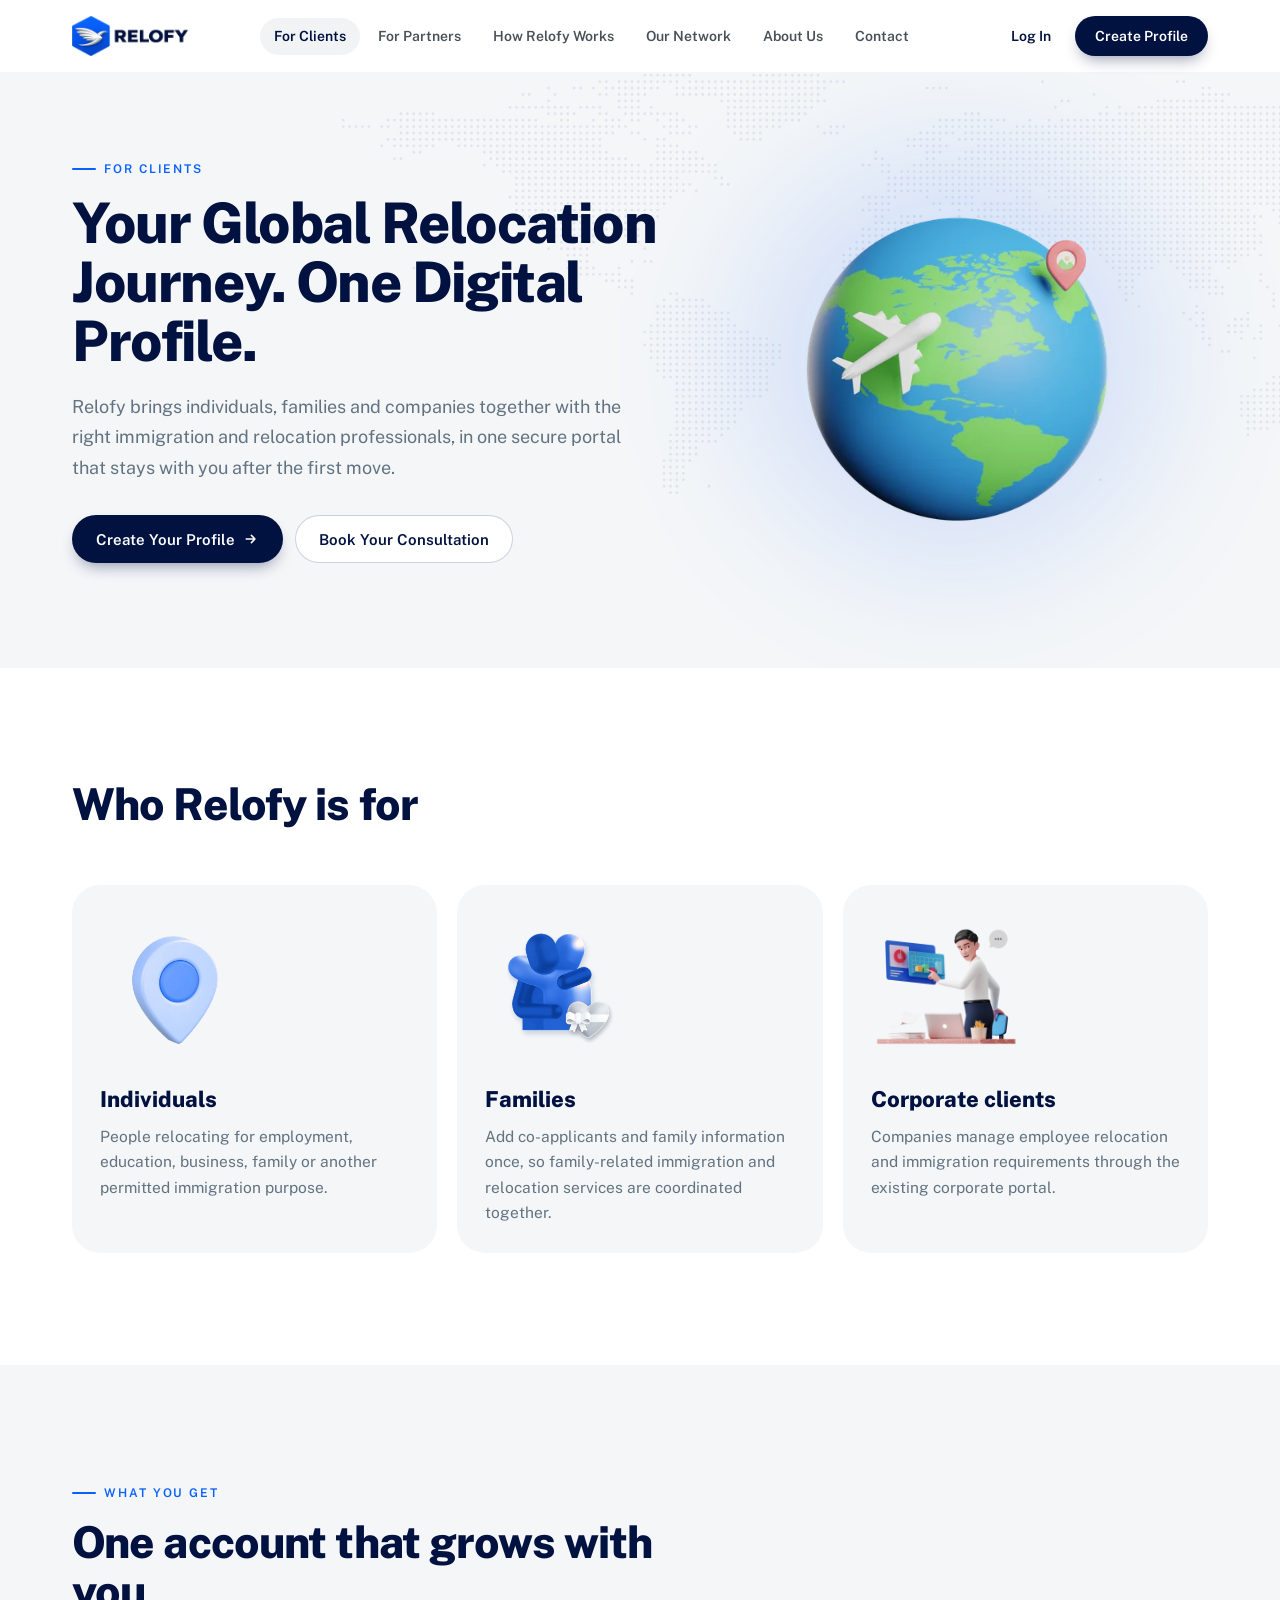
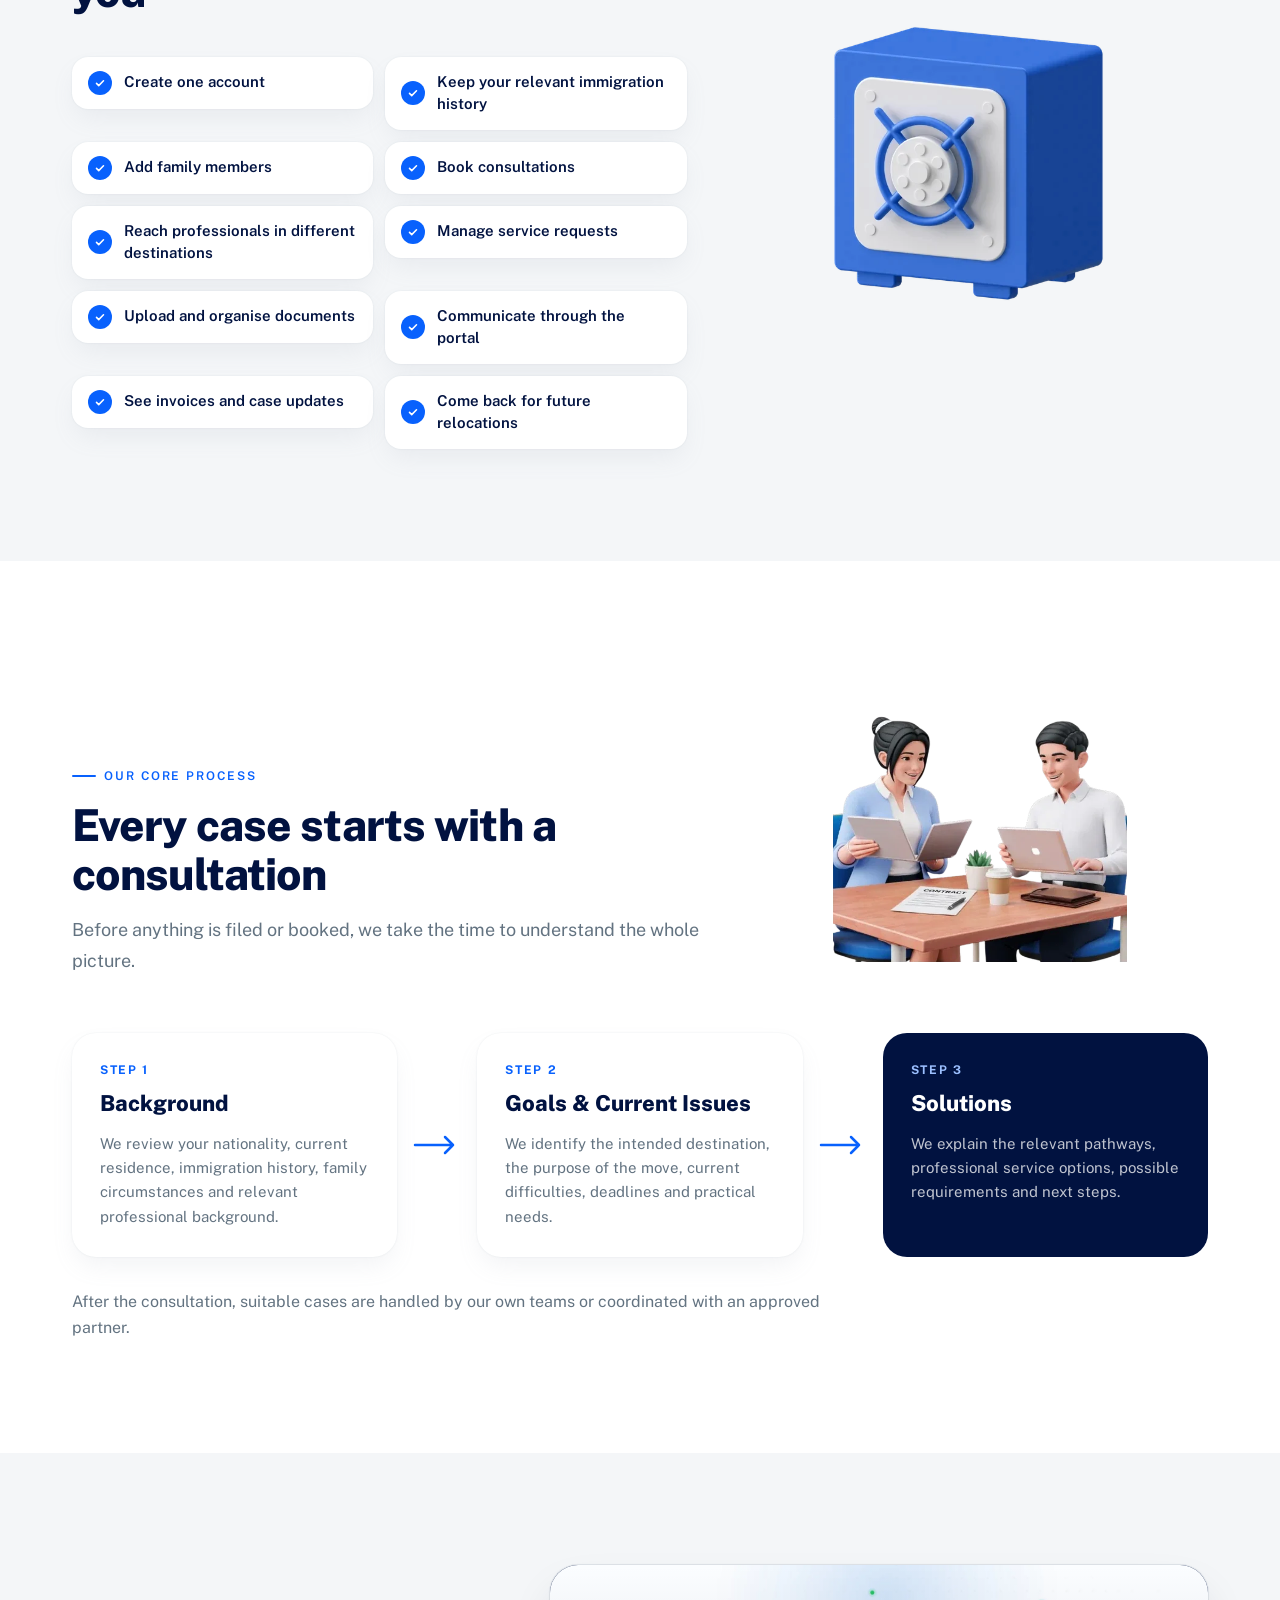
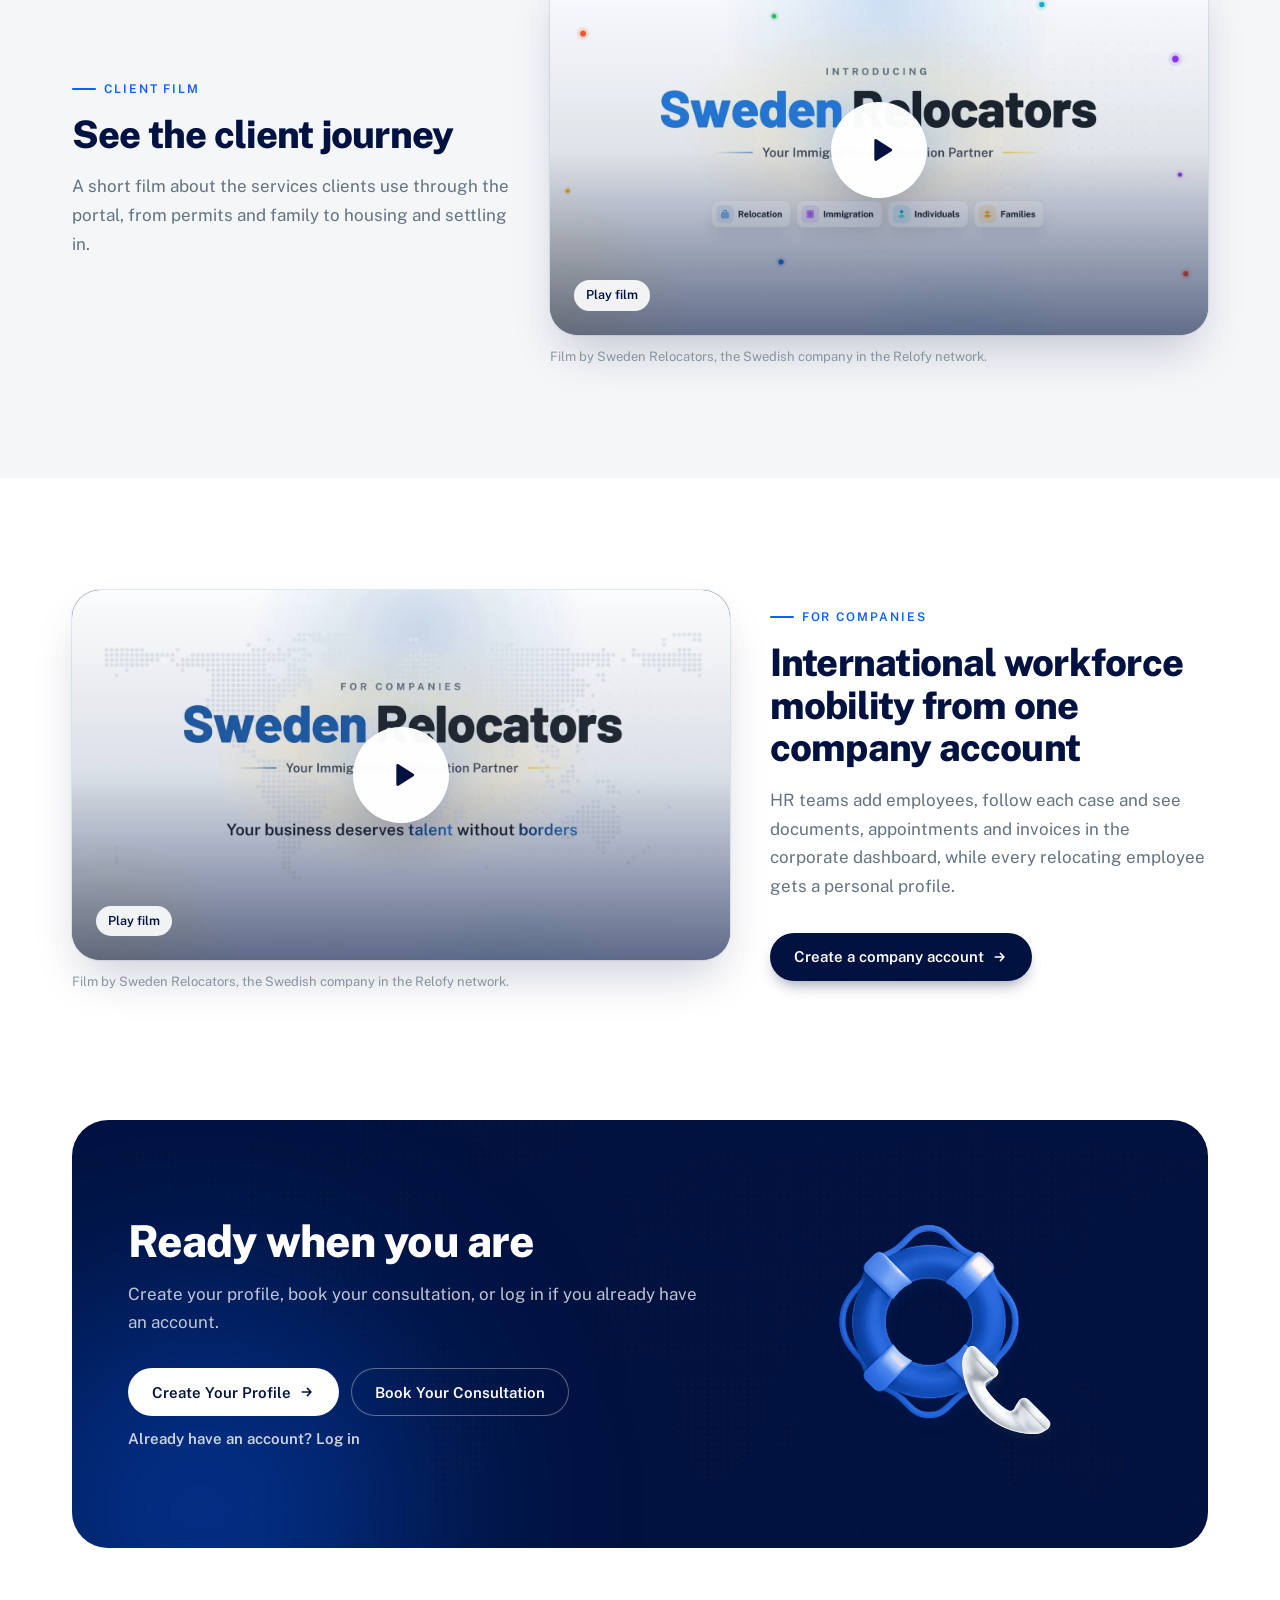
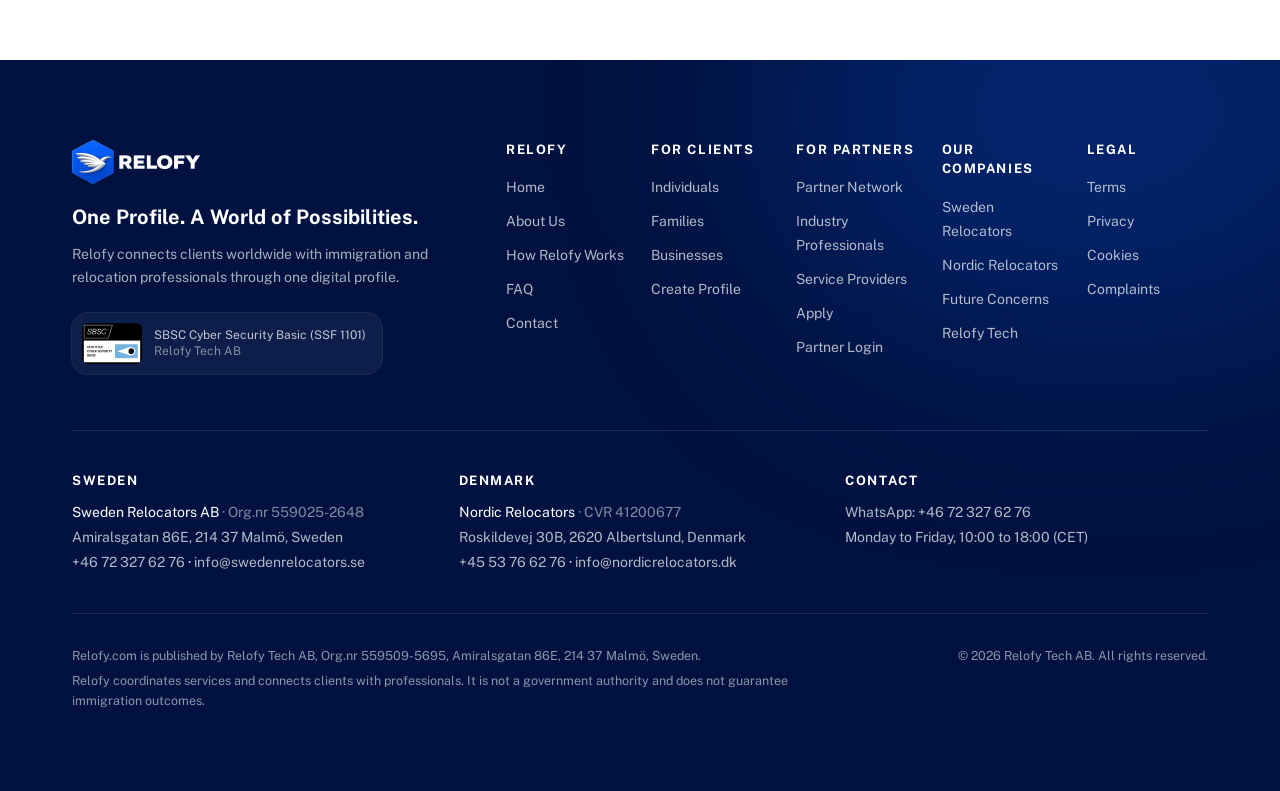
<file: clients/index.html>
<!DOCTYPE html><!--q58rFxs9zzglumJ2LudG5--><html lang="en"><head><meta charSet="utf-8"/><link rel="preconnect" href="/" crossorigin=""/><meta name="viewport" content="width=device-width, initial-scale=1"/><link rel="preload" as="image" href="/brand/relofy-logo-176.png"/><link rel="preload" href="/maps/world-dots.svg" as="image"/><link rel="preload" as="image" href="/img/globe-plane-3d.webp"/><link rel="stylesheet" href="/_next/static/chunks/9854a5b32f59ee44.css" data-precedence="next"/><link rel="preload" as="script" fetchPriority="low" href="/_next/static/chunks/711d597b816a80c1.js"/><script src="/_next/static/chunks/236f7e5abd6f09ff.js" async=""></script><script src="/_next/static/chunks/d4b4a1ad90e2acdb.js" async=""></script><script src="/_next/static/chunks/24de5c848020e663.js" async=""></script><script src="/_next/static/chunks/turbopack-821b88e02b98bb36.js" async=""></script><script src="/_next/static/chunks/4cf11cb0bfa9869b.js" async=""></script><script src="/_next/static/chunks/ff1a16fafef87110.js" async=""></script><script src="/_next/static/chunks/7340adf74ff47ec0.js" async=""></script><script src="/_next/static/chunks/d764e8a6f5aacd87.js" async=""></script><script src="/_next/static/chunks/a492cba4ea49b337.js" async=""></script><meta name="next-size-adjust" content=""/><meta name="theme-color" content="#011240"/><title>For Clients: One Profile for Every Relocation · Relofy</title><meta name="description" content="Create one Relofy profile for yourself, your family or your company: book a consultation, connect with professionals and manage every relocation in one portal."/><meta name="application-name" content="Relofy"/><link rel="manifest" href="/site.webmanifest"/><meta name="robots" content="index, follow"/><meta name="googlebot" content="index, follow, max-image-preview:large, max-snippet:-1"/><link rel="canonical" href="https://relofy.com/clients/"/><meta property="og:title" content="For Clients: One Profile for Every Relocation"/><meta property="og:description" content="Create one Relofy profile for yourself, your family or your company: book a consultation, connect with professionals and manage every relocation in one portal."/><meta property="og:url" content="https://relofy.com/clients/"/><meta property="og:site_name" content="Relofy"/><meta property="og:image" content="https://relofy.com/og/relofy-og.png"/><meta property="og:image:width" content="1200"/><meta property="og:image:height" content="630"/><meta property="og:type" content="website"/><meta name="twitter:card" content="summary_large_image"/><meta name="twitter:title" content="For Clients: One Profile for Every Relocation"/><meta name="twitter:description" content="Create one Relofy profile for yourself, your family or your company: book a consultation, connect with professionals and manage every relocation in one portal."/><meta name="twitter:image" content="https://relofy.com/og/relofy-og.png"/><link rel="icon" href="/favicon.ico" sizes="48x48"/><link rel="icon" href="/brand/icon-192.png" sizes="192x192" type="image/png"/><link rel="apple-touch-icon" href="/apple-touch-icon.png"/><script type="application/ld+json">[{"@context":"https://schema.org","@type":"Organization","@id":"https://relofy.com/#organization","name":"Relofy","legalName":"Relofy Tech AB","url":"https://relofy.com","logo":"https://relofy.com/brand/relofy-logo-352.png","slogan":"One Profile. A World of Possibilities.","description":"Relofy connects individuals, families, companies and professional partners through one digital profile for immigration, relocation and global mobility services.","identifier":{"@type":"PropertyValue","propertyID":"Organisationsnummer","value":"559509-5695"},"address":{"@type":"PostalAddress","streetAddress":"Amiralsgatan 86E","postalCode":"214 37","addressLocality":"Malmö","addressCountry":"SE"},"hasCredential":{"@type":"EducationalOccupationalCredential","name":"SBSC Cyber Security Basic (SSF 1101)","recognizedBy":{"@type":"Organization","name":"SBSC"}},"sameAs":["https://relofy.tech"],"subOrganization":[{"@type":"Organization","name":"Sweden Relocators AB","url":"https://swedenrelocators.se"},{"@type":"Organization","name":"Nordic Relocators","url":"https://nordicrelocators.dk"}],"contactPoint":[{"@type":"ContactPoint","contactType":"customer service","telephone":"+46723276276","email":"info@swedenrelocators.se","areaServed":"SE","availableLanguage":["English","Swedish","Urdu","Arabic"]},{"@type":"ContactPoint","contactType":"customer service","telephone":"+4553766276","email":"info@nordicrelocators.dk","areaServed":"DK","availableLanguage":["English","Danish"]}]},{"@context":"https://schema.org","@type":"WebSite","@id":"https://relofy.com/#website","url":"https://relofy.com","name":"Relofy","publisher":{"@id":"https://relofy.com/#organization"},"inLanguage":"en"}]</script><script src="/_next/static/chunks/a6dad97d9634a72d.js" noModule=""></script></head><body class="min-h-dvh bg-white"><div hidden=""><!--$--><!--/$--></div><header class="sticky top-0 z-50 transition-all duration-300 bg-white/0"><a href="#main" class="sr-only focus:not-sr-only focus:absolute focus:left-4 focus:top-3 focus:z-[60] focus:rounded-full focus:bg-navy focus:px-4 focus:py-2 focus:text-white">Skip to content</a><div class="mx-auto flex h-[72px] w-full max-w-[1200px] items-center justify-between gap-6 px-5 sm:px-8"><a class="flex shrink-0 items-center" aria-label="Relofy home" href="/"><img alt="Relofy" width="128" height="44" decoding="async" data-nimg="1" class="h-9 w-auto sm:h-10" style="color:transparent" src="/brand/relofy-logo-176.png"/></a><nav aria-label="Main" class="hidden items-center gap-1 xl:flex"><a aria-current="page" class="rounded-full px-3.5 py-2 text-[14px] font-semibold transition-colors bg-[rgba(145,158,171,0.12)] text-navy" href="/clients/">For Clients</a><a class="rounded-full px-3.5 py-2 text-[14px] font-semibold transition-colors text-ink/80 hover:text-navy" href="/partners/">For Partners</a><a class="rounded-full px-3.5 py-2 text-[14px] font-semibold transition-colors text-ink/80 hover:text-navy" href="/how-it-works/">How Relofy Works</a><a class="rounded-full px-3.5 py-2 text-[14px] font-semibold transition-colors text-ink/80 hover:text-navy" href="/network/">Our Network</a><a class="rounded-full px-3.5 py-2 text-[14px] font-semibold transition-colors text-ink/80 hover:text-navy" href="/about/">About Us</a><a class="rounded-full px-3.5 py-2 text-[14px] font-semibold transition-colors text-ink/80 hover:text-navy" href="/contact/">Contact</a></nav><div class="hidden items-center gap-2 xl:flex"><a href="https://portal.nordicrelocators.com/signin/" rel="noopener" class="rounded-full px-4 py-2 text-[14px] font-semibold text-navy hover:bg-[rgba(145,158,171,0.12)]">Log In</a><a href="https://portal.nordicrelocators.com/signup/?role=individual" rel="noopener" class="inline-flex h-10 items-center rounded-full bg-navy px-5 text-[14px] font-semibold text-white shadow-[0_8px_16px_-6px_rgba(1,18,64,0.45)] transition-colors hover:bg-navy-800">Create Profile</a></div><button type="button" aria-expanded="false" aria-controls="mobile-menu" aria-label="Open menu" class="relative flex h-11 w-11 items-center justify-center rounded-full text-navy hover:bg-[rgba(145,158,171,0.12)] xl:hidden"><span class="absolute h-[2px] w-5 rounded-full bg-current transition-all duration-300 -translate-y-[6px]"></span><span class="absolute h-[2px] w-5 rounded-full bg-current transition-all duration-300 "></span><span class="absolute h-[2px] w-5 rounded-full bg-current transition-all duration-300 translate-y-[6px]"></span></button></div><div id="mobile-menu" hidden="" class="h-[calc(100dvh-72px)] overflow-y-auto border-t border-line bg-white xl:hidden"><nav aria-label="Mobile" class="mx-auto flex max-w-[1200px] flex-col px-5 py-6 sm:px-8"><a class="border-b border-line py-4 text-[20px] font-bold text-navy" href="/">Home</a><a aria-current="page" class="border-b border-line py-4 text-[20px] font-bold text-blue" href="/clients/">For Clients</a><a class="border-b border-line py-4 text-[20px] font-bold text-navy" href="/partners/">For Partners</a><a class="border-b border-line py-4 text-[20px] font-bold text-navy" href="/how-it-works/">How Relofy Works</a><a class="border-b border-line py-4 text-[20px] font-bold text-navy" href="/network/">Our Network</a><a class="border-b border-line py-4 text-[20px] font-bold text-navy" href="/about/">About Us</a><a class="border-b border-line py-4 text-[20px] font-bold text-navy" href="/contact/">Contact</a><a class="border-b border-line py-4 text-[20px] font-bold text-navy" href="/faq/">FAQ</a><div class="mt-8 grid gap-3"><a href="https://portal.nordicrelocators.com/signup/?role=individual" rel="noopener" class="flex h-12 items-center justify-center rounded-full bg-navy text-[15px] font-semibold text-white">Create Profile</a><a href="https://portal.nordicrelocators.com/signin/" rel="noopener" class="flex h-12 items-center justify-center rounded-full text-[15px] font-semibold text-navy ring-1 ring-inset ring-[#c9d2de]">Log In</a></div></nav></div></header><main id="main"><section class="relative overflow-hidden bg-surface pb-16 pt-10 sm:pb-20 sm:pt-14"><img src="/maps/world-dots.svg" alt="" aria-hidden="true" class="pointer-events-none absolute -right-40 top-0 w-[1100px] max-w-none opacity-40"/><div class="mx-auto w-full max-w-[1200px] px-5 sm:px-8 relative"><div class="grid items-center gap-10 lg:grid-cols-[1.15fr_1fr]"><div class=""><p class="mb-4 inline-flex items-center gap-2 text-[12px] font-semibold uppercase tracking-[0.16em] text-blue"><span aria-hidden="true" class="h-[2px] w-6 rounded-full bg-blue"></span>For clients</p><h1 class="text-[36px] font-extrabold leading-[1.06] tracking-[-0.025em] text-navy sm:text-[48px] lg:text-[56px]">Your Global Relocation Journey. One Digital Profile.</h1><p class="text-[17px] leading-[1.7] sm:text-[18px] text-muted mt-5 max-w-2xl">Relofy brings individuals, families and companies together with the right immigration and relocation professionals, in one secure portal that stays with you after the first move.</p><div class="mt-8 flex flex-wrap gap-3"><a href="https://portal.nordicrelocators.com/signup/?role=individual" class="group inline-flex h-12 items-center justify-center gap-2 rounded-full px-6 text-[15px] font-semibold leading-[1.71429] transition-all duration-200 bg-navy text-white hover:bg-navy-800 shadow-[0_8px_16px_-6px_rgba(1,18,64,0.45)] " rel="noopener">Create Your Profile<svg viewBox="0 0 20 20" fill="none" aria-hidden="true" class="h-4 w-4 transition-transform duration-200 group-hover:translate-x-0.5"><path d="M4 10h11m0 0-4.5-4.5M15 10l-4.5 4.5" stroke="currentColor" stroke-width="1.9" stroke-linecap="round" stroke-linejoin="round"></path></svg><span class="sr-only"> (<!-- -->opens the Relofy portal<!-- -->)</span></a><a href="https://portal.nordicrelocators.com/management/appointments/book/" class="group inline-flex h-12 items-center justify-center gap-2 rounded-full px-6 text-[15px] font-semibold leading-[1.71429] transition-all duration-200 bg-white text-navy ring-1 ring-inset ring-[#c9d2de] hover:ring-navy " rel="noopener">Book Your Consultation</a></div></div><div class="relative mx-auto w-full max-w-[460px]"><div aria-hidden="true" class="absolute inset-8 rounded-full bg-blue/15 blur-[70px]"></div><img alt="" width="720" height="720" decoding="async" data-nimg="1" class="relative h-auto w-full rounded-[28px]" style="color:transparent" src="/img/globe-plane-3d.webp"/></div></div></div></section><section class="bg-white py-20 sm:py-24 lg:py-28 "><div class="mx-auto w-full max-w-[1200px] px-5 sm:px-8 "><div class="mb-12 max-w-3xl sm:mb-14 "><h2 class="text-[30px] font-extrabold leading-[1.12] tracking-[-0.02em] sm:text-[38px] lg:text-[44px] text-navy ">Who Relofy is for</h2></div><div class="grid gap-5 md:grid-cols-3"><div class="" style="opacity:0;transform:translateY(22px)"><article id="individuals" class="flex h-full flex-col rounded-[28px] bg-surface p-7"><img alt="" loading="lazy" width="260" height="260" decoding="async" data-nimg="1" class="h-[150px] w-auto self-start" style="color:transparent" src="/img/pin-3d.webp"/><h3 class="mt-5 text-[22px] font-extrabold text-navy">Individuals</h3><p class="mt-2 text-[15.5px] leading-relaxed text-muted">People relocating for employment, education, business, family or another permitted immigration purpose.</p></article></div><div class="" style="opacity:0;transform:translateY(22px)"><article id="families" class="flex h-full flex-col rounded-[28px] bg-surface p-7"><img alt="" loading="lazy" width="260" height="260" decoding="async" data-nimg="1" class="h-[150px] w-auto self-start" style="color:transparent" src="/img/family-3d.webp"/><h3 class="mt-5 text-[22px] font-extrabold text-navy">Families</h3><p class="mt-2 text-[15.5px] leading-relaxed text-muted">Add co-applicants and family information once, so family-related immigration and relocation services are coordinated together.</p></article></div><div class="" style="opacity:0;transform:translateY(22px)"><article id="businesses" class="flex h-full flex-col rounded-[28px] bg-surface p-7"><img alt="" loading="lazy" width="260" height="260" decoding="async" data-nimg="1" class="h-[150px] w-auto self-start" style="color:transparent" src="/img/people-data.webp"/><h3 class="mt-5 text-[22px] font-extrabold text-navy">Corporate clients</h3><p class="mt-2 text-[15.5px] leading-relaxed text-muted">Companies manage employee relocation and immigration requirements through the existing corporate portal.</p></article></div></div></div></section><section class="bg-surface py-20 sm:py-24 lg:py-28 "><div class="mx-auto w-full max-w-[1200px] px-5 sm:px-8 "><div class="grid items-center gap-12 lg:grid-cols-[1.3fr_1fr]"><div><div class="mb-12 max-w-3xl sm:mb-14 "><p class="mb-4 inline-flex items-center gap-2 text-[12px] font-semibold uppercase tracking-[0.16em] text-blue"><span aria-hidden="true" class="h-[2px] w-6 rounded-full bg-blue"></span>What you get</p><h2 class="text-[30px] font-extrabold leading-[1.12] tracking-[-0.02em] sm:text-[38px] lg:text-[44px] text-navy ">One account that grows with you</h2></div><ul class="-mt-4 grid gap-3 sm:grid-cols-2"><div class="" style="opacity:0;transform:translateY(22px)"><li class="flex items-center gap-3 rounded-2xl bg-white px-4 py-3.5 text-[15px] font-semibold text-navy shadow-card"><span class="flex h-6 w-6 shrink-0 items-center justify-center rounded-full bg-blue text-white"><svg viewBox="0 0 20 20" fill="none" aria-hidden="true" class="h-3.5 w-3.5"><path d="m5 10.5 3.2 3.2L15 6.8" stroke="currentColor" stroke-width="2.2" stroke-linecap="round" stroke-linejoin="round"></path></svg></span>Create one account</li></div><div class="" style="opacity:0;transform:translateY(22px)"><li class="flex items-center gap-3 rounded-2xl bg-white px-4 py-3.5 text-[15px] font-semibold text-navy shadow-card"><span class="flex h-6 w-6 shrink-0 items-center justify-center rounded-full bg-blue text-white"><svg viewBox="0 0 20 20" fill="none" aria-hidden="true" class="h-3.5 w-3.5"><path d="m5 10.5 3.2 3.2L15 6.8" stroke="currentColor" stroke-width="2.2" stroke-linecap="round" stroke-linejoin="round"></path></svg></span>Keep your relevant immigration history</li></div><div class="" style="opacity:0;transform:translateY(22px)"><li class="flex items-center gap-3 rounded-2xl bg-white px-4 py-3.5 text-[15px] font-semibold text-navy shadow-card"><span class="flex h-6 w-6 shrink-0 items-center justify-center rounded-full bg-blue text-white"><svg viewBox="0 0 20 20" fill="none" aria-hidden="true" class="h-3.5 w-3.5"><path d="m5 10.5 3.2 3.2L15 6.8" stroke="currentColor" stroke-width="2.2" stroke-linecap="round" stroke-linejoin="round"></path></svg></span>Add family members</li></div><div class="" style="opacity:0;transform:translateY(22px)"><li class="flex items-center gap-3 rounded-2xl bg-white px-4 py-3.5 text-[15px] font-semibold text-navy shadow-card"><span class="flex h-6 w-6 shrink-0 items-center justify-center rounded-full bg-blue text-white"><svg viewBox="0 0 20 20" fill="none" aria-hidden="true" class="h-3.5 w-3.5"><path d="m5 10.5 3.2 3.2L15 6.8" stroke="currentColor" stroke-width="2.2" stroke-linecap="round" stroke-linejoin="round"></path></svg></span>Book consultations</li></div><div class="" style="opacity:0;transform:translateY(22px)"><li class="flex items-center gap-3 rounded-2xl bg-white px-4 py-3.5 text-[15px] font-semibold text-navy shadow-card"><span class="flex h-6 w-6 shrink-0 items-center justify-center rounded-full bg-blue text-white"><svg viewBox="0 0 20 20" fill="none" aria-hidden="true" class="h-3.5 w-3.5"><path d="m5 10.5 3.2 3.2L15 6.8" stroke="currentColor" stroke-width="2.2" stroke-linecap="round" stroke-linejoin="round"></path></svg></span>Reach professionals in different destinations</li></div><div class="" style="opacity:0;transform:translateY(22px)"><li class="flex items-center gap-3 rounded-2xl bg-white px-4 py-3.5 text-[15px] font-semibold text-navy shadow-card"><span class="flex h-6 w-6 shrink-0 items-center justify-center rounded-full bg-blue text-white"><svg viewBox="0 0 20 20" fill="none" aria-hidden="true" class="h-3.5 w-3.5"><path d="m5 10.5 3.2 3.2L15 6.8" stroke="currentColor" stroke-width="2.2" stroke-linecap="round" stroke-linejoin="round"></path></svg></span>Manage service requests</li></div><div class="" style="opacity:0;transform:translateY(22px)"><li class="flex items-center gap-3 rounded-2xl bg-white px-4 py-3.5 text-[15px] font-semibold text-navy shadow-card"><span class="flex h-6 w-6 shrink-0 items-center justify-center rounded-full bg-blue text-white"><svg viewBox="0 0 20 20" fill="none" aria-hidden="true" class="h-3.5 w-3.5"><path d="m5 10.5 3.2 3.2L15 6.8" stroke="currentColor" stroke-width="2.2" stroke-linecap="round" stroke-linejoin="round"></path></svg></span>Upload and organise documents</li></div><div class="" style="opacity:0;transform:translateY(22px)"><li class="flex items-center gap-3 rounded-2xl bg-white px-4 py-3.5 text-[15px] font-semibold text-navy shadow-card"><span class="flex h-6 w-6 shrink-0 items-center justify-center rounded-full bg-blue text-white"><svg viewBox="0 0 20 20" fill="none" aria-hidden="true" class="h-3.5 w-3.5"><path d="m5 10.5 3.2 3.2L15 6.8" stroke="currentColor" stroke-width="2.2" stroke-linecap="round" stroke-linejoin="round"></path></svg></span>Communicate through the portal</li></div><div class="" style="opacity:0;transform:translateY(22px)"><li class="flex items-center gap-3 rounded-2xl bg-white px-4 py-3.5 text-[15px] font-semibold text-navy shadow-card"><span class="flex h-6 w-6 shrink-0 items-center justify-center rounded-full bg-blue text-white"><svg viewBox="0 0 20 20" fill="none" aria-hidden="true" class="h-3.5 w-3.5"><path d="m5 10.5 3.2 3.2L15 6.8" stroke="currentColor" stroke-width="2.2" stroke-linecap="round" stroke-linejoin="round"></path></svg></span>See invoices and case updates</li></div><div class="" style="opacity:0;transform:translateY(22px)"><li class="flex items-center gap-3 rounded-2xl bg-white px-4 py-3.5 text-[15px] font-semibold text-navy shadow-card"><span class="flex h-6 w-6 shrink-0 items-center justify-center rounded-full bg-blue text-white"><svg viewBox="0 0 20 20" fill="none" aria-hidden="true" class="h-3.5 w-3.5"><path d="m5 10.5 3.2 3.2L15 6.8" stroke="currentColor" stroke-width="2.2" stroke-linecap="round" stroke-linejoin="round"></path></svg></span>Come back for future relocations</li></div></ul></div><img alt="A 3D safe: documents stored securely in your profile." loading="lazy" width="480" height="480" decoding="async" data-nimg="1" class="mx-auto h-auto w-[260px] lg:w-[340px]" style="color:transparent" src="/img/safe-3d.webp"/></div></div></section><section class="bg-white py-20 sm:py-24 lg:py-28 "><div class="mx-auto w-full max-w-[1200px] px-5 sm:px-8 "><div class="grid items-end gap-10 lg:grid-cols-[1.4fr_1fr]"><div class="mb-12 max-w-3xl sm:mb-14 "><p class="mb-4 inline-flex items-center gap-2 text-[12px] font-semibold uppercase tracking-[0.16em] text-blue"><span aria-hidden="true" class="h-[2px] w-6 rounded-full bg-blue"></span>Our core process</p><h2 class="text-[30px] font-extrabold leading-[1.12] tracking-[-0.02em] sm:text-[38px] lg:text-[44px] text-navy ">Every case starts with a consultation</h2><p class="text-[17px] leading-[1.7] sm:text-[18px] text-muted mt-4 ">Before anything is filed or booked, we take the time to understand the whole picture.</p></div><img alt="Two consultants reviewing a client case together." loading="lazy" width="600" height="600" decoding="async" data-nimg="1" class="mx-auto mb-10 h-auto w-[260px] lg:w-[320px]" style="color:transparent" src="/img/people-consultation.webp"/></div><div class="grid items-stretch gap-4 lg:grid-cols-[1fr_auto_1fr_auto_1fr]"><div class="contents"><div class="rounded-[24px] p-6 sm:p-7 bg-white shadow-card" style="opacity:0;transform:translateY(20px)"><p class="text-[12px] font-bold uppercase tracking-[0.14em] text-blue">Step<!-- --> <!-- -->1</p><h3 class="mt-2 text-[22px] font-extrabold text-navy">Background</h3><p class="mt-3 text-[15px] leading-relaxed text-muted">We review your nationality, current residence, immigration history, family circumstances and relevant professional background.</p></div><div aria-hidden="true" class="flex items-center justify-center py-1 lg:py-0"><svg viewBox="0 0 48 24" class="h-6 w-12 rotate-90 text-blue lg:rotate-0"><path d="M2 12h38m0 0-8-8m8 8-8 8" stroke="currentColor" stroke-width="2.5" fill="none" stroke-linecap="round" stroke-linejoin="round" pathLength="1" stroke-dashoffset="0" stroke-dasharray="0 1"></path></svg></div></div><div class="contents"><div class="rounded-[24px] p-6 sm:p-7 bg-white shadow-card" style="opacity:0;transform:translateY(20px)"><p class="text-[12px] font-bold uppercase tracking-[0.14em] text-blue">Step<!-- --> <!-- -->2</p><h3 class="mt-2 text-[22px] font-extrabold text-navy">Goals &amp; Current Issues</h3><p class="mt-3 text-[15px] leading-relaxed text-muted">We identify the intended destination, the purpose of the move, current difficulties, deadlines and practical needs.</p></div><div aria-hidden="true" class="flex items-center justify-center py-1 lg:py-0"><svg viewBox="0 0 48 24" class="h-6 w-12 rotate-90 text-blue lg:rotate-0"><path d="M2 12h38m0 0-8-8m8 8-8 8" stroke="currentColor" stroke-width="2.5" fill="none" stroke-linecap="round" stroke-linejoin="round" pathLength="1" stroke-dashoffset="0" stroke-dasharray="0 1"></path></svg></div></div><div class="contents"><div class="rounded-[24px] p-6 sm:p-7 bg-navy text-white" style="opacity:0;transform:translateY(20px)"><p class="text-[12px] font-bold uppercase tracking-[0.14em] text-[#9cc0ff]">Step<!-- --> <!-- -->3</p><h3 class="mt-2 text-[22px] font-extrabold text-white">Solutions</h3><p class="mt-3 text-[15px] leading-relaxed text-white/75">We explain the relevant pathways, professional service options, possible requirements and next steps.</p></div></div></div><p class="mt-8 max-w-3xl text-[16px] leading-relaxed text-muted">After the consultation, suitable cases are handled by our own teams or coordinated with an approved partner.</p></div></section><section class="bg-surface py-20 sm:py-24 lg:py-28 "><div class="mx-auto w-full max-w-[1200px] px-5 sm:px-8 "><div class="grid items-center gap-10 lg:grid-cols-[1fr_1.5fr]"><div><p class="mb-4 inline-flex items-center gap-2 text-[12px] font-semibold uppercase tracking-[0.16em] text-blue"><span aria-hidden="true" class="h-[2px] w-6 rounded-full bg-blue"></span>Client film</p><h2 class="text-[30px] font-extrabold leading-[1.12] tracking-[-0.02em] text-navy sm:text-[38px]">See the client journey</h2><p class="mt-4 text-[17px] leading-[1.7] text-muted">A short film about the services clients use through the portal, from permits and family to housing and settling in.</p></div><div class="" style="opacity:0;transform:translateY(22px)"><figure class="relative"><div class="relative aspect-video overflow-hidden rounded-[28px] bg-navy shadow-float ring-1 ring-[rgba(145,158,171,0.16)]"><button type="button" class="group absolute inset-0 h-full w-full" aria-label="Play film: See the client journey"><img src="/videos/individual-services-poster.webp" alt="" class="h-full w-full object-cover transition-transform duration-700 group-hover:scale-[1.02]" loading="lazy"/><span class="absolute inset-0 bg-gradient-to-t from-navy/60 via-navy/10 to-transparent"></span><span class="absolute left-1/2 top-1/2 flex h-20 w-20 -translate-x-1/2 -translate-y-1/2 items-center justify-center rounded-full bg-white/95 shadow-float transition-transform duration-300 group-hover:scale-105 sm:h-24 sm:w-24"><span class="absolute inset-0 animate-ping rounded-full bg-white/40 [animation-duration:2.4s]"></span><svg viewBox="0 0 24 24" class="relative ml-1 h-8 w-8 text-navy" aria-hidden="true"><path d="M7 4.8v14.4c0 .8.9 1.3 1.6.9l11.2-7.2a1 1 0 0 0 0-1.8L8.6 3.9C7.9 3.5 7 4 7 4.8Z" fill="currentColor"></path></svg></span><span class="absolute bottom-4 left-4 rounded-full bg-white/90 px-3 py-1.5 text-[12.5px] font-semibold text-navy sm:bottom-6 sm:left-6">Play film</span></button></div><figcaption class="mt-3 text-[13px] text-subtle">Film by Sweden Relocators, the Swedish company in the Relofy network.</figcaption><script type="application/ld+json">{"@context":"https://schema.org","@type":"VideoObject","name":"See the client journey","description":"A short film about the services clients use through the portal, from permits and family to housing and settling in.","thumbnailUrl":"https://relofy.com/videos/individual-services-poster.webp","contentUrl":"https://relofy.com/videos/individual-services-1080.mp4","uploadDate":"2026-11-08","duration":"PT1M32S","publisher":{"@type":"Organization","name":"Relofy","logo":{"@type":"ImageObject","url":"https://relofy.com/brand/relofy-logo-352.png"}}}</script></figure></div></div></div></section><section id="businesses-film" class="bg-white py-20 sm:py-24 lg:py-28 "><div class="mx-auto w-full max-w-[1200px] px-5 sm:px-8 "><div class="grid items-center gap-10 lg:grid-cols-[1.5fr_1fr]"><div class="order-2 lg:order-1" style="opacity:0;transform:translateY(22px)"><figure class="relative"><div class="relative aspect-video overflow-hidden rounded-[28px] bg-navy shadow-float ring-1 ring-[rgba(145,158,171,0.16)]"><button type="button" class="group absolute inset-0 h-full w-full" aria-label="Play film: International workforce mobility from one company account"><img src="/videos/corporate-services-poster.webp" alt="" class="h-full w-full object-cover transition-transform duration-700 group-hover:scale-[1.02]" loading="lazy"/><span class="absolute inset-0 bg-gradient-to-t from-navy/60 via-navy/10 to-transparent"></span><span class="absolute left-1/2 top-1/2 flex h-20 w-20 -translate-x-1/2 -translate-y-1/2 items-center justify-center rounded-full bg-white/95 shadow-float transition-transform duration-300 group-hover:scale-105 sm:h-24 sm:w-24"><span class="absolute inset-0 animate-ping rounded-full bg-white/40 [animation-duration:2.4s]"></span><svg viewBox="0 0 24 24" class="relative ml-1 h-8 w-8 text-navy" aria-hidden="true"><path d="M7 4.8v14.4c0 .8.9 1.3 1.6.9l11.2-7.2a1 1 0 0 0 0-1.8L8.6 3.9C7.9 3.5 7 4 7 4.8Z" fill="currentColor"></path></svg></span><span class="absolute bottom-4 left-4 rounded-full bg-white/90 px-3 py-1.5 text-[12.5px] font-semibold text-navy sm:bottom-6 sm:left-6">Play film</span></button></div><figcaption class="mt-3 text-[13px] text-subtle">Film by Sweden Relocators, the Swedish company in the Relofy network.</figcaption><script type="application/ld+json">{"@context":"https://schema.org","@type":"VideoObject","name":"International workforce mobility from one company account","description":"HR teams add employees, follow each case and see documents, appointments and invoices in the corporate dashboard, while every relocating employee gets a personal profile.","thumbnailUrl":"https://relofy.com/videos/corporate-services-poster.webp","contentUrl":"https://relofy.com/videos/corporate-services-1080.mp4","uploadDate":"2026-11-08","duration":"PT1M49S","publisher":{"@type":"Organization","name":"Relofy","logo":{"@type":"ImageObject","url":"https://relofy.com/brand/relofy-logo-352.png"}}}</script></figure></div><div class="order-1 lg:order-2"><p class="mb-4 inline-flex items-center gap-2 text-[12px] font-semibold uppercase tracking-[0.16em] text-blue"><span aria-hidden="true" class="h-[2px] w-6 rounded-full bg-blue"></span>For companies</p><h2 class="text-[30px] font-extrabold leading-[1.12] tracking-[-0.02em] text-navy sm:text-[38px]">International workforce mobility from one company account</h2><p class="mt-4 text-[17px] leading-[1.7] text-muted">HR teams add employees, follow each case and see documents, appointments and invoices in the corporate dashboard, while every relocating employee gets a personal profile.</p><div class="mt-8"><a href="https://portal.nordicrelocators.com/signup/?role=corporate" class="group inline-flex h-12 items-center justify-center gap-2 rounded-full px-6 text-[15px] font-semibold leading-[1.71429] transition-all duration-200 bg-navy text-white hover:bg-navy-800 shadow-[0_8px_16px_-6px_rgba(1,18,64,0.45)] " rel="noopener">Create a company account<svg viewBox="0 0 20 20" fill="none" aria-hidden="true" class="h-4 w-4 transition-transform duration-200 group-hover:translate-x-0.5"><path d="M4 10h11m0 0-4.5-4.5M15 10l-4.5 4.5" stroke="currentColor" stroke-width="1.9" stroke-linecap="round" stroke-linejoin="round"></path></svg><span class="sr-only"> (<!-- -->opens the Relofy portal<!-- -->)</span></a></div></div></div></div></section><section class="bg-white pb-24 pt-4 sm:pb-28"><div class="mx-auto w-full max-w-[1200px] px-5 sm:px-8 "><div class="relative overflow-hidden rounded-[36px] bg-navy px-7 py-14 text-white sm:px-14 sm:py-16"><img src="/maps/world-dots.svg" alt="" aria-hidden="true" class="pointer-events-none absolute inset-0 h-full w-full object-cover opacity-[0.12] invert"/><div aria-hidden="true" class="pointer-events-none absolute -left-20 bottom-[-40%] h-[420px] w-[420px] rounded-full bg-blue/40 blur-[110px]"></div><div class="relative grid items-center gap-10 lg:grid-cols-[1.4fr_1fr]"><div><h2 class="text-[32px] font-extrabold leading-[1.1] tracking-[-0.02em] sm:text-[44px]">Ready when you are</h2><p class="mt-4 max-w-xl text-[17px] leading-relaxed text-white/75">Create your profile, book your consultation, or log in if you already have an account.</p><div class="mt-8 flex flex-wrap gap-3"><a href="https://portal.nordicrelocators.com/signup/?role=individual" class="group inline-flex h-12 items-center justify-center gap-2 rounded-full px-6 text-[15px] font-semibold leading-[1.71429] transition-all duration-200 bg-white text-navy hover:bg-blue-50 " rel="noopener">Create Your Profile<svg viewBox="0 0 20 20" fill="none" aria-hidden="true" class="h-4 w-4 transition-transform duration-200 group-hover:translate-x-0.5"><path d="M4 10h11m0 0-4.5-4.5M15 10l-4.5 4.5" stroke="currentColor" stroke-width="1.9" stroke-linecap="round" stroke-linejoin="round"></path></svg></a><a href="https://portal.nordicrelocators.com/management/appointments/book/" class="group inline-flex h-12 items-center justify-center gap-2 rounded-full px-6 text-[15px] font-semibold leading-[1.71429] transition-all duration-200 text-white ring-1 ring-inset ring-white/35 hover:ring-white " rel="noopener">Book Your Consultation</a><a href="https://portal.nordicrelocators.com/signin/" class="group inline-flex items-center gap-1.5 text-[15px] font-semibold transition-colors text-blue hover:text-blue-700 px-0 h-auto !text-white/80 hover:!text-white" rel="noopener">Already have an account? Log in</a></div></div><img alt="" loading="lazy" width="420" height="420" decoding="async" data-nimg="1" class="mx-auto hidden h-auto w-[300px] lg:block" style="color:transparent" src="/img/support-3d.webp"/></div></div></div></section><!--$--><!--/$--></main><footer class="relative overflow-hidden bg-navy text-white"><div aria-hidden="true" class="pointer-events-none absolute -top-40 right-[-10%] h-[420px] w-[620px] rounded-full bg-blue/25 blur-[120px]"></div><div class="mx-auto w-full max-w-[1200px] px-5 sm:px-8 relative py-16 sm:py-20"><div class="grid gap-12 lg:grid-cols-[1.1fr_2fr]"><div><img alt="Relofy" loading="lazy" width="140" height="48" decoding="async" data-nimg="1" class="h-11 w-auto" style="color:transparent" src="/brand/relofy-logo-white-176.png"/><p class="mt-5 text-[20px] font-bold leading-snug">One Profile. A World of Possibilities.</p><p class="mt-3 max-w-sm text-[14px] leading-relaxed text-white/65">Relofy connects clients worldwide with immigration and relocation professionals through one digital profile.</p><a href="/logos/sbsc-certificate-relofy-tech.pdf" class="mt-6 inline-flex items-center gap-3 rounded-2xl bg-white/5 p-2.5 pr-4 ring-1 ring-white/10 transition hover:bg-white/10"><img alt="" loading="lazy" width="60" height="41" decoding="async" data-nimg="1" class="h-[41px] w-auto rounded-md bg-white" style="color:transparent" src="/logos/sbsc-badge.webp"/><span class="text-[12px] leading-snug text-white/75">SBSC Cyber Security Basic (SSF 1101)<br/><span class="text-white/50">Relofy Tech AB</span></span></a></div><div class="grid grid-cols-2 gap-x-6 gap-y-10 sm:grid-cols-3 lg:grid-cols-5"><div><p class="mb-4 text-[13px] font-bold uppercase tracking-[0.12em] text-white">Relofy</p><ul class="space-y-2.5"><li><a class="text-[14px] text-white/70 transition-colors hover:text-white" href="/">Home</a></li><li><a class="text-[14px] text-white/70 transition-colors hover:text-white" href="/about/">About Us</a></li><li><a class="text-[14px] text-white/70 transition-colors hover:text-white" href="/how-it-works/">How Relofy Works</a></li><li><a class="text-[14px] text-white/70 transition-colors hover:text-white" href="/faq/">FAQ</a></li><li><a class="text-[14px] text-white/70 transition-colors hover:text-white" href="/contact/">Contact</a></li></ul></div><div><p class="mb-4 text-[13px] font-bold uppercase tracking-[0.12em] text-white">For Clients</p><ul class="space-y-2.5"><li><a class="text-[14px] text-white/70 transition-colors hover:text-white" href="/clients/#individuals">Individuals</a></li><li><a class="text-[14px] text-white/70 transition-colors hover:text-white" href="/clients/#families">Families</a></li><li><a class="text-[14px] text-white/70 transition-colors hover:text-white" href="/clients/#businesses">Businesses</a></li><li><a href="https://portal.nordicrelocators.com/signup/?role=individual" rel="noopener" class="text-[14px] text-white/70 transition-colors hover:text-white">Create Profile</a></li></ul></div><div><p class="mb-4 text-[13px] font-bold uppercase tracking-[0.12em] text-white">For Partners</p><ul class="space-y-2.5"><li><a class="text-[14px] text-white/70 transition-colors hover:text-white" href="/partners/">Partner Network</a></li><li><a class="text-[14px] text-white/70 transition-colors hover:text-white" href="/partners/#professionals">Industry Professionals</a></li><li><a class="text-[14px] text-white/70 transition-colors hover:text-white" href="/partners/#providers">Service Providers</a></li><li><a href="https://portal.nordicrelocators.com/partner-signup/" rel="noopener" class="text-[14px] text-white/70 transition-colors hover:text-white">Apply</a></li><li><a href="https://portal.nordicrelocators.com/signin/" rel="noopener" class="text-[14px] text-white/70 transition-colors hover:text-white">Partner Login</a></li></ul></div><div><p class="mb-4 text-[13px] font-bold uppercase tracking-[0.12em] text-white">Our Companies</p><ul class="space-y-2.5"><li><a href="https://swedenrelocators.se" rel="noopener" class="text-[14px] text-white/70 transition-colors hover:text-white">Sweden Relocators</a></li><li><a href="https://nordicrelocators.dk" rel="noopener" class="text-[14px] text-white/70 transition-colors hover:text-white">Nordic Relocators</a></li><li><a href="https://futureconcerns.eu" rel="noopener" class="text-[14px] text-white/70 transition-colors hover:text-white">Future Concerns</a></li><li><a href="https://relofy.tech" rel="noopener" class="text-[14px] text-white/70 transition-colors hover:text-white">Relofy Tech</a></li></ul></div><div><p class="mb-4 text-[13px] font-bold uppercase tracking-[0.12em] text-white">Legal</p><ul class="space-y-2.5"><li><a class="text-[14px] text-white/70 transition-colors hover:text-white" href="/terms/">Terms</a></li><li><a class="text-[14px] text-white/70 transition-colors hover:text-white" href="/privacy/">Privacy</a></li><li><a class="text-[14px] text-white/70 transition-colors hover:text-white" href="/cookies/">Cookies</a></li><li><a class="text-[14px] text-white/70 transition-colors hover:text-white" href="/complaints/">Complaints</a></li></ul></div></div></div><div class="mt-14 grid gap-6 border-t border-white/10 pt-10 sm:grid-cols-2 lg:grid-cols-3"><address class="not-italic"><p class="text-[13px] font-bold uppercase tracking-[0.12em]">Sweden</p><p class="mt-3 text-[14px] text-white">Sweden Relocators AB<!-- --> <span class="text-white/50">· <!-- -->Org.nr 559025-2648</span></p><p class="mt-1 text-[14px] text-white/70">Amiralsgatan 86E, 214 37 Malmö, Sweden</p><p class="mt-1 text-[14px]"><a href="tel:+46723276276" class="text-white/70 hover:text-white">+46 72 327 62 76</a> · <a href="mailto:info@swedenrelocators.se" class="text-white/70 hover:text-white">info@swedenrelocators.se</a></p></address><address class="not-italic"><p class="text-[13px] font-bold uppercase tracking-[0.12em]">Denmark</p><p class="mt-3 text-[14px] text-white">Nordic Relocators<!-- --> <span class="text-white/50">· <!-- -->CVR 41200677</span></p><p class="mt-1 text-[14px] text-white/70">Roskildevej 30B, 2620 Albertslund, Denmark</p><p class="mt-1 text-[14px]"><a href="tel:+4553766276" class="text-white/70 hover:text-white">+45 53 76 62 76</a> · <a href="mailto:info@nordicrelocators.dk" class="text-white/70 hover:text-white">info@nordicrelocators.dk</a></p></address><div><p class="text-[13px] font-bold uppercase tracking-[0.12em]">Contact</p><p class="mt-3 text-[14px] text-white/70">WhatsApp: <a href="https://wa.me/46723276276" rel="noopener" class="hover:text-white">+46 72 327 62 76</a></p><p class="mt-1 text-[14px] text-white/70">Monday to Friday, 10:00 to 18:00 (CET)</p></div></div><div class="mt-10 flex flex-col gap-3 border-t border-white/10 pt-8 text-[12.5px] leading-relaxed text-white/55 lg:flex-row lg:items-start lg:justify-between"><div class="max-w-3xl space-y-1"><p>Relofy.com is published by Relofy Tech AB, Org.nr 559509-5695, Amiralsgatan 86E, 214 37 Malmö, Sweden.</p><p>Relofy coordinates services and connects clients with professionals. It is not a government authority and does not guarantee immigration outcomes.</p></div><div class="flex shrink-0 items-center gap-4"><p>© <!-- -->2026<!-- --> Relofy Tech AB. <!-- -->All rights reserved.</p></div></div></div></footer><script src="/_next/static/chunks/711d597b816a80c1.js" id="_R_" async=""></script><script>(self.__next_f=self.__next_f||[]).push([0])</script><script>self.__next_f.push([1,"1:\"$Sreact.fragment\"\n3:I[70119,[\"/_next/static/chunks/4cf11cb0bfa9869b.js\"],\"default\"]\na:I[68027,[\"/_next/static/chunks/ff1a16fafef87110.js\",\"/_next/static/chunks/7340adf74ff47ec0.js\"],\"default\"]\n:HL[\"/_next/static/chunks/9854a5b32f59ee44.css\",\"style\"]\n:HC[\"/\",\"\"]\n2:T68f,"])</script><script>self.__next_f.push([1,"[{\"@context\":\"https://schema.org\",\"@type\":\"Organization\",\"@id\":\"https://relofy.com/#organization\",\"name\":\"Relofy\",\"legalName\":\"Relofy Tech AB\",\"url\":\"https://relofy.com\",\"logo\":\"https://relofy.com/brand/relofy-logo-352.png\",\"slogan\":\"One Profile. A World of Possibilities.\",\"description\":\"Relofy connects individuals, families, companies and professional partners through one digital profile for immigration, relocation and global mobility services.\",\"identifier\":{\"@type\":\"PropertyValue\",\"propertyID\":\"Organisationsnummer\",\"value\":\"559509-5695\"},\"address\":{\"@type\":\"PostalAddress\",\"streetAddress\":\"Amiralsgatan 86E\",\"postalCode\":\"214 37\",\"addressLocality\":\"Malmö\",\"addressCountry\":\"SE\"},\"hasCredential\":{\"@type\":\"EducationalOccupationalCredential\",\"name\":\"SBSC Cyber Security Basic (SSF 1101)\",\"recognizedBy\":{\"@type\":\"Organization\",\"name\":\"SBSC\"}},\"sameAs\":[\"https://relofy.tech\"],\"subOrganization\":[{\"@type\":\"Organization\",\"name\":\"Sweden Relocators AB\",\"url\":\"https://swedenrelocators.se\"},{\"@type\":\"Organization\",\"name\":\"Nordic Relocators\",\"url\":\"https://nordicrelocators.dk\"}],\"contactPoint\":[{\"@type\":\"ContactPoint\",\"contactType\":\"customer service\",\"telephone\":\"+46723276276\",\"email\":\"info@swedenrelocators.se\",\"areaServed\":\"SE\",\"availableLanguage\":[\"English\",\"Swedish\",\"Urdu\",\"Arabic\"]},{\"@type\":\"ContactPoint\",\"contactType\":\"customer service\",\"telephone\":\"+4553766276\",\"email\":\"info@nordicrelocators.dk\",\"areaServed\":\"DK\",\"availableLanguage\":[\"English\",\"Danish\"]}]},{\"@context\":\"https://schema.org\",\"@type\":\"WebSite\",\"@id\":\"https://relofy.com/#website\",\"url\":\"https://relofy.com\",\"name\":\"Relofy\",\"publisher\":{\"@id\":\"https://relofy.com/#organization\"},\"inLanguage\":\"en\"}]"])</script><script>self.__next_f.push([1,"0:{\"P\":null,\"b\":\"q58rFxs9zzglumJ2LudG5\",\"c\":[\"\",\"clients\",\"\"],\"q\":\"\",\"i\":false,\"f\":[[[\"\",{\"children\":[\"clients\",{\"children\":[\"__PAGE__\",{}]}]},\"$undefined\",\"$undefined\",true],[[\"$\",\"$1\",\"c\",{\"children\":[[[\"$\",\"link\",\"0\",{\"rel\":\"stylesheet\",\"href\":\"/_next/static/chunks/9854a5b32f59ee44.css\",\"precedence\":\"next\",\"crossOrigin\":\"$undefined\",\"nonce\":\"$undefined\"}],[\"$\",\"script\",\"script-0\",{\"src\":\"/_next/static/chunks/4cf11cb0bfa9869b.js\",\"async\":true,\"nonce\":\"$undefined\"}]],[\"$\",\"html\",null,{\"lang\":\"en\",\"children\":[[\"$\",\"head\",null,{\"children\":[\"$\",\"script\",null,{\"type\":\"application/ld+json\",\"dangerouslySetInnerHTML\":{\"__html\":\"$2\"}}]}],[\"$\",\"body\",null,{\"className\":\"min-h-dvh bg-white\",\"children\":[[\"$\",\"$L3\",null,{\"t\":{\"locale\":\"en\",\"meta\":{\"titleTemplate\":\"%s · Relofy\",\"defaultTitle\":\"Relofy: One Profile for Relocation, Immigration and Global Mobility\",\"defaultDescription\":\"Relofy connects individuals, families, companies and professional partners through one digital profile for immigration, relocation and global mobility services.\"},\"nav\":{\"home\":\"Home\",\"clients\":\"For Clients\",\"partners\":\"For Partners\",\"how\":\"How Relofy Works\",\"network\":\"Our Network\",\"about\":\"About Us\",\"contact\":\"Contact\",\"faq\":\"FAQ\",\"login\":\"Log In\",\"createProfile\":\"Create Profile\",\"menu\":\"Open menu\",\"close\":\"Close menu\",\"skip\":\"Skip to content\"},\"common\":{\"createProfile\":\"Create Your Profile\",\"bookAppointment\":\"Book an Appointment\",\"becomePartner\":\"Become a Partner\",\"partnerLogin\":\"Partner Login\",\"login\":\"Log In\",\"howItWorks\":\"How Relofy Works\",\"watch\":\"Play film\",\"filmNote\":\"Film with music and on-screen text. Press play to watch.\",\"filmSoon\":\"Film coming soon\",\"filmBySweden\":\"Film by Sweden Relocators, the Swedish company in the Relofy network.\",\"learnMore\":\"Learn more\",\"opensPortal\":\"opens the Relofy portal\",\"illustrative\":\"Illustrative example, not a statement of current service availability.\"},\"home\":{\"hero\":{\"eyebrow\":\"Relofy · One Profile. Global Mobility.\",\"title\":\"Relocate from Anywhere to Anywhere.\",\"subtitle\":\"One digital profile connects you to immigration, relocation and global mobility services across borders. Wherever life takes you, Relofy helps you find the right professional support.\",\"primary\":\"Create Your Profile\",\"secondary\":\"How Relofy Works\",\"trust\":\"Built on the platform already used by Sweden Relocators and Nordic Relocators clients.\",\"card\":{\"title\":\"Your Relofy profile\",\"subtitle\":\"Travels with you\",\"rows\":[\"Family members linked\",\"Immigration history saved\",\"Documents in one place\"],\"destination\":\"Next destination\"},\"mapLabel\":\"An illustrative route on a world map: Lahore to Stockholm, Copenhagen and Toronto.\"},\"audiences\":{\"title\":\"Two ways into Relofy\",\"clients\":{\"label\":\"I'm relocating\",\"audience\":\"For individuals, families and businesses\",\"title\":\"Your Next Destination Starts Here.\",\"text\":\"Whether you are relocating for work, family, education, business or a new opportunity, Relofy connects you with the right professionals through one digital platform.\",\"tagline\":\"One profile. Multiple countries. Long-term support.\",\"cta\":\"Explore Relofy for Clients\",\"cta2\":\"Create Your Profile\"},\"partners\":{\"label\":\"I'm a professional partner\",\"audience\":\"For immigration professionals and relocation service providers\",\"title\":\"Your Expertise. A Global Network.\",\"text\":\"Join an international network of immigration professionals and relocation service providers. Connect with qualified opportunities, collaborate across borders and grow your business through Relofy.\",\"tagline\":\"More connections. More opportunities. One professional network.\",\"cta\":\"Explore Relofy for Partners\",\"cta2\":\"Become a Partner\"}},\"problem\":{\"eyebrow\":\"The problem we solve\",\"title\":\"Moving Countries Shouldn't Mean Starting Over.\",\"before\":{\"title\":\"The usual way\",\"text\":\"Every move starts from zero: new consultants, new accounts and the same documents uploaded again.\",\"items\":[\"Immigration consultant\",\"Lawyer\",\"Housing agent\",\"Moving company\",\"New account\",\"Same documents again\"]},\"after\":{\"title\":\"The Relofy way\",\"text\":\"One profile, connected services and a team that coordinates the professionals for you, now and for your next relocation.\",\"items\":[\"One profile\",\"Connected services\",\"Professional coordination\",\"Ready for the next move\"]}},\"journey\":{\"eyebrow\":\"One profile, multiple destinations\",\"title\":\"The client changes countries, not platforms.\",\"text\":\"Your Relofy account and relevant history stay with you. Each new destination gets its own assessment and the services that fit it.\",\"stops\":[{\"code\":\"PK\",\"country\":\"Pakistan\",\"label\":\"Profile created\",\"detail\":\"Family, education and immigration history added once.\"},{\"code\":\"SE\",\"country\":\"Sweden\",\"label\":\"First relocation\",\"detail\":\"Assessment, permit and settling in, coordinated by our Swedish team.\"},{\"code\":\"DK\",\"country\":\"Denmark\",\"label\":\"Next move\",\"detail\":\"A new assessment for Denmark, with the profile already in place.\"},{\"code\":\"CA\",\"country\":\"Canada\",\"label\":\"Future destination\",\"detail\":\"Handled through an approved independent partner in the network.\"}],\"note\":\"Illustrative journey. It does not describe current service availability in every country.\"},\"steps\":{\"eyebrow\":\"How it works\",\"title\":\"Six steps from first profile to your next relocation\",\"items\":[{\"title\":\"Create your digital profile\",\"text\":\"Sign up once in the Relofy portal.\"},{\"title\":\"Add your family and immigration history\",\"text\":\"Co-applicants, previous permits and documents in one place.\"},{\"title\":\"Book an appointment\",\"text\":\"Choose a consultation time that suits you.\"},{\"title\":\"Discuss your background, goals and challenges\",\"text\":\"We listen first, then explain the realistic options.\"},{\"title\":\"Connect with the right team or approved partner\",\"text\":\"Our Nordic teams or a vetted partner in your destination.\"},{\"title\":\"Manage your services and future relocations\",\"text\":\"Follow your case, documents and invoices, and come back for the next move.\"}]},\"services\":{\"eyebrow\":\"Global services\",\"title\":\"Everything a relocation needs, coordinated through one profile\",\"text\":\"Choose a service to start in the portal. Sweden and Denmark are handled by our Nordic operations; other destinations through approved partners.\",\"items\":[{\"key\":\"immigration\",\"title\":\"Immigration \u0026 Residence Permits\",\"text\":\"Work, family, study and residence permits, extensions and appeals.\",\"href\":\"https://portal.nordicrelocators.com/pre-assessment-and-guide/assessment/\",\"img\":\"/img/id-card-3d.webp\"},{\"key\":\"relocation\",\"title\":\"International Relocation\",\"text\":\"A planned move from your current country to the next, step by step.\",\"href\":\"/clients/\",\"img\":\"/img/globe-plane-3d.webp\"},{\"key\":\"corporate\",\"title\":\"Corporate Mobility\",\"text\":\"Employee relocation and immigration managed from one company account.\",\"href\":\"https://portal.nordicrelocators.com/signup/?role=corporate\",\"img\":\"/img/briefcase-globe-3d.webp\"},{\"key\":\"recruitment\",\"title\":\"Recruitment \u0026 Manpower\",\"text\":\"International talent and job opportunities through the group.\",\"href\":\"https://portal.nordicrelocators.com/manpower-solutions/jobs/\",\"img\":\"/img/assessment-3d.webp\"},{\"key\":\"housing\",\"title\":\"Housing \u0026 Destination Services\",\"text\":\"Short stays, long-term rentals and help settling into a new city.\",\"href\":\"https://portal.nordicrelocators.com/property-management/housing/\",\"img\":\"/img/house-3d.webp\"},{\"key\":\"legal\",\"title\":\"Legal \u0026 Professional Referrals\",\"text\":\"Consultations and referrals to qualified professionals when a case needs them.\",\"href\":\"https://portal.nordicrelocators.com/management/appointments/book/\",\"img\":\"/img/legal-3d.webp\"},{\"key\":\"logistics\",\"title\":\"Logistics \u0026 Moving\",\"text\":\"Moving companies, pet relocation and insurance through approved providers.\",\"href\":\"https://portal.nordicrelocators.com/external-relocation-services/send-request/\",\"img\":\"/img/suitcase-3d.webp\"},{\"key\":\"business\",\"title\":\"Business \u0026 Investment Support\",\"text\":\"Company registration, business permits and investment routes.\",\"href\":\"https://portal.nordicrelocators.com/business-solutions/business/\",\"img\":\"/img/cities-3d.webp\"}]},\"network\":{\"eyebrow\":\"Our network\",\"title\":\"Established Nordic companies behind a global platform\",\"text\":\"Relofy grew out of real relocation work. Our Nordic companies handle Sweden and Denmark directly, and approved independent partners extend the network to other countries.\",\"cards\":{\"sweden\":\"Swedish immigration and relocation services.\",\"denmark\":\"Danish immigration and relocation services.\",\"partners\":\"International professional and service-provider connections.\",\"partnersTitle\":\"Relofy Partner Network\"},\"cta\":\"Explore the network\"},\"clientFilm\":{\"eyebrow\":\"Introducing Relofy\",\"title\":\"Your destination changes. Your profile stays.\",\"text\":\"One secure profile, the right professionals and every destination. See in about a minute how one profile carries you from the first consultation to settling in, and onwards to your next move.\"},\"partnerPreview\":{\"eyebrow\":\"Partner network\",\"title\":\"Bring opportunities. Receive opportunities.\",\"text\":\"Approved professionals and service providers work through the same portal. A partner can introduce a client who needs help in another country, and an approved partner there handles the work.\",\"points\":[\"Structured case referrals\",\"Referral attribution under the partner terms\",\"Assignments and quotes in one dashboard\",\"Training through the Partner Academy\"],\"cta\":\"Discover the Partner Network\",\"imageAlt\":\"The Relofy portal: how a partner case moves from sign-up to assignment and completion.\"},\"final\":{\"title\":\"Your Next Destination Is Just the Beginning.\",\"text\":\"Create your profile today and keep it for every move that follows.\",\"primary\":\"Create Your Profile\",\"secondary\":\"Book an Appointment\"}},\"clients\":{\"meta\":{\"title\":\"For Clients: One Profile for Every Relocation\",\"description\":\"Create one Relofy profile for yourself, your family or your company: book a consultation, connect with professionals and manage every relocation in one portal.\"},\"hero\":{\"eyebrow\":\"For clients\",\"title\":\"Your Global Relocation Journey. One Digital Profile.\",\"text\":\"Relofy brings individuals, families and companies together with the right immigration and relocation professionals, in one secure portal that stays with you after the first move.\"},\"groups\":{\"title\":\"Who Relofy is for\",\"items\":[{\"key\":\"individuals\",\"title\":\"Individuals\",\"text\":\"People relocating for employment, education, business, family or another permitted immigration purpose.\",\"img\":\"/img/pin-3d.webp\"},{\"key\":\"families\",\"title\":\"Families\",\"text\":\"Add co-applicants and family information once, so family-related immigration and relocation services are coordinated together.\",\"img\":\"/img/family-3d.webp\"},{\"key\":\"businesses\",\"title\":\"Corporate clients\",\"text\":\"Companies manage employee relocation and immigration requirements through the existing corporate portal.\",\"img\":\"/img/people-data.webp\"}]},\"benefits\":{\"eyebrow\":\"What you get\",\"title\":\"One account that grows with you\",\"items\":[\"Create one account\",\"Keep your relevant immigration history\",\"Add family members\",\"Book consultations\",\"Reach professionals in different destinations\",\"Manage service requests\",\"Upload and organise documents\",\"Communicate through the portal\",\"See invoices and case updates\",\"Come back for future relocations\"],\"imageAlt\":\"A 3D safe: documents stored securely in your profile.\"},\"consultation\":{\"eyebrow\":\"Our core process\",\"title\":\"Every case starts with a consultation\",\"text\":\"Before anything is filed or booked, we take the time to understand the whole picture.\",\"steps\":[{\"title\":\"Background\",\"text\":\"We review your nationality, current residence, immigration history, family circumstances and relevant professional background.\"},{\"title\":\"Goals \u0026 Current Issues\",\"text\":\"We identify the intended destination, the purpose of the move, current difficulties, deadlines and practical needs.\"},{\"title\":\"Solutions\",\"text\":\"We explain the relevant pathways, professional service options, possible requirements and next steps.\"}],\"after\":\"After the consultation, suitable cases are handled by our own teams or coordinated with an approved partner.\",\"imageAlt\":\"Two consultants reviewing a client case together.\"},\"film\":{\"eyebrow\":\"Client film\",\"title\":\"See the client journey\",\"text\":\"A short film about the services clients use through the portal, from permits and family to housing and settling in.\"},\"corporate\":{\"eyebrow\":\"For companies\",\"title\":\"International workforce mobility from one company account\",\"text\":\"HR teams add employees, follow each case and see documents, appointments and invoices in the corporate dashboard, while every relocating employee gets a personal profile.\",\"cta\":\"Create a company account\"},\"cta\":{\"title\":\"Ready when you are\",\"text\":\"Create your profile, book your consultation, or log in if you already have an account.\",\"primary\":\"Create Your Profile\",\"secondary\":\"Book Your Consultation\",\"tertiary\":\"Already have an account? Log in\"}},\"partners\":{\"meta\":{\"title\":\"For Partners: Join the Relofy Partner Network\",\"description\":\"Immigration professionals and relocation service providers: join the Relofy network, receive structured referrals, collaborate across borders and grow through one portal.\"},\"hero\":{\"eyebrow\":\"For partners\",\"title\":\"Local Expertise. Global Opportunities.\",\"text\":\"Join Relofy and connect your professional services with clients and business opportunities across borders.\"},\"categories\":{\"title\":\"Two partner categories, one workflow\",\"items\":[{\"key\":\"professionals\",\"title\":\"Industry Professionals\",\"audience\":\"Immigration advisers, law firms, global mobility consultants and other specialist professionals.\",\"text\":\"Approved professionals may receive qualified cases, handle assigned professional work, communicate through the portal and take part in the referral network.\",\"img\":\"/img/people-professional.webp\"},{\"key\":\"providers\",\"title\":\"Service Providers\",\"audience\":\"Logistics, housing, destination services, pet relocation, insurance-related referrals and other practical service companies.\",\"text\":\"Approved service providers may receive service requests, prepare quotations and deliver the agreed services.\",\"img\":\"/img/insurance-3d.webp\"}]},\"b2b\":{\"eyebrow\":\"The Relofy B2B network\",\"title\":\"Partners bring opportunities and receive them\",\"text\":\"A partner may introduce a client who needs immigration services in another country. An approved professional in the destination handles the assignment, and other providers may deliver additional relocation services.\",\"nodes\":{\"referrer\":\"Referring partner\",\"referrerNote\":\"Introduces the client\",\"relofy\":\"Relofy\",\"relofyNote\":\"Coordinates the case\",\"processor\":\"Processing professional\",\"processorNote\":\"Handles the assignment\",\"providers\":\"Service providers\",\"providersNote\":\"Housing, moving, insurance\"},\"flows\":{\"referral\":\"Referral attribution\",\"fee\":\"Service fee\",\"request\":\"Service requests\"},\"notes\":[\"The referring partner keeps referral attribution under the agreed partner terms.\",\"The processing partner is paid for the work performed.\",\"Referral commissions and service fees are separate commercial arrangements.\"]},\"benefits\":{\"eyebrow\":\"Partner benefits\",\"title\":\"Why professionals join\",\"items\":[\"International client opportunities\",\"Professional collaboration\",\"Structured case referrals\",\"Cross-border service opportunities\",\"Long-term referral relationships\",\"A dedicated partner dashboard\",\"Service and country management\",\"The Partner Academy\",\"Approved assignment management\",\"Room to grow with the network\"],\"imageAlt\":\"A professional celebrating a successful collaboration.\",\"note\":\"Relofy does not promise earnings, referral volumes or commission rates. Commercial terms are agreed in the partner agreement.\"},\"onboarding\":{\"eyebrow\":\"Partner onboarding\",\"title\":\"From application to your partner dashboard\",\"text\":\"Every application is reviewed before approval, so clients can trust the professionals they meet through Relofy.\",\"steps\":[\"Apply\",\"Verification\",\"Agreement\",\"Approval\",\"Training\",\"Partner Dashboard\"],\"details\":[\"Choose your partner category and services in the portal.\",\"We check your company and professional details.\",\"You sign the B2B partner agreement.\",\"Your profile, services and countries are approved.\",\"You complete the Partner Academy modules.\",\"You receive assignments and requests in your dashboard.\"],\"imageAlt\":\"The partner sign-up screen in the Relofy portal, where you choose Industry Professional or Service Provider.\"},\"academy\":{\"eyebrow\":\"Partner Academy\",\"title\":\"Training and assessments inside the portal\",\"text\":\"Approved partners get access to training and assessments through the existing portal, so every partner works to the same standard and knows how cases move through the platform.\"},\"film\":{\"eyebrow\":\"Partner film\",\"title\":\"Bring opportunities. Receive opportunities. Grow together.\",\"text\":\"Two ways to partner, clients who arrive prepared, referrals across borders and one partner portal. See how the Relofy Partner Network works in under a minute and a half.\"},\"cta\":{\"title\":\"Grow with the Relofy network\",\"text\":\"Apply in the portal. We review every application and get back to you with the next steps.\",\"primary\":\"Apply to Join Relofy\",\"secondary\":\"Partner Login\"}},\"how\":{\"meta\":{\"title\":\"How Relofy Works: One Profile, Connected Services\",\"description\":\"How Relofy works for clients and partners: create one profile, book a consultation, connect with the right team or approved partner and manage future relocations.\"},\"hero\":{\"eyebrow\":\"How Relofy works\",\"title\":\"One profile. A coordinated service journey.\",\"text\":\"Relofy connects you with appropriate professionals and coordinates your service journey. It does not replace government immigration systems or guarantee immigration outcomes.\"},\"journey\":{\"title\":\"The client journey, step by step\",\"steps\":[{\"title\":\"Create your digital profile\",\"text\":\"Sign up in the portal as an individual or a company. Your profile is the base for every service you use later.\"},{\"title\":\"Add family and immigration history\",\"text\":\"Add co-applicants, previous permits, education and documents. You add them once and keep them up to date.\"},{\"title\":\"Book an appointment\",\"text\":\"Pick a consultation time in the portal. You receive the meeting details and can prepare documents in advance.\"},{\"title\":\"Discuss background, goals and challenges\",\"text\":\"We go through your background, your goals and any difficulties or deadlines, and explain the realistic options.\"},{\"title\":\"Connect with the right team or partner\",\"text\":\"Sweden and Denmark are handled by our Nordic operations where available. Other destinations are coordinated with approved independent partners.\"},{\"title\":\"Manage services and future relocations\",\"text\":\"Follow cases, documents, messages and invoices in the portal. When life takes you somewhere new, you start from your existing profile.\"}],\"screenAlt\":\"The appointments calendar in the Relofy portal.\",\"documentsAlt\":\"A consultant organising client documents.\"},\"roles\":{\"title\":\"Who does what\",\"items\":[{\"title\":\"You\",\"text\":\"Keep your profile and documents up to date and decide which services to use.\"},{\"title\":\"Relofy team\",\"text\":\"Reviews your case, explains the options and coordinates the professionals involved.\"},{\"title\":\"Nordic operations\",\"text\":\"Sweden Relocators and Nordic Relocators handle services in Sweden and Denmark where available.\"},{\"title\":\"Approved partners\",\"text\":\"Independent professionals and providers handle assignments in other countries under partner agreements.\"}]},\"privacy\":{\"title\":\"Your profile and your privacy\",\"text\":\"Your profile remains available for future services and relocations, subject to privacy requirements and the updates each new case needs. Partners only see the information relevant to the service they are assigned.\",\"cert\":\"The platform is developed by Relofy Tech AB, certified to SBSC Cyber Security Basic (SSF 1101).\",\"certLink\":\"View the certificate (PDF)\"}},\"networkPage\":{\"meta\":{\"title\":\"Our Network: Sweden Relocators, Nordic Relocators and Partners\",\"description\":\"The companies behind Relofy: Sweden Relocators in Sweden, Nordic Relocators in Denmark, Future Concerns for recruitment and Relofy Tech for the platform.\"},\"hero\":{\"eyebrow\":\"Our network\",\"title\":\"Real companies. One connected network.\",\"text\":\"Relofy is built and run by companies that already handle immigration and relocation every day. Here is who does what.\"},\"nordic\":{\"title\":\"Nordic operations\",\"text\":\"For Sweden and Denmark, Relofy clients are served directly by our own companies where the service is available.\"},\"group\":{\"title\":\"Also in the group\"},\"partners\":{\"title\":\"Relofy Partner Network\",\"text\":\"For other destinations, services are coordinated through approved independent partners. Partners apply, are verified, sign a B2B agreement and complete the Partner Academy before they receive assignments. We do not list partner companies here until they have agreed to be shown.\",\"cta\":\"Become a Partner\"},\"visit\":\"Visit website\"},\"about\":{\"meta\":{\"title\":\"About Relofy: Mission, Vision and Origins\",\"description\":\"Relofy grew out of years of immigration and relocation work in Sweden and Denmark. Our mission: one profile that travels with people and companies across borders.\"},\"hero\":{\"eyebrow\":\"About us\",\"title\":\"Built from real relocation work\",\"text\":\"Relofy began inside the Nordic relocation companies we run. We saw the same families and professionals start from zero every time they moved, so we built one platform that remembers them.\"},\"mission\":{\"title\":\"Mission\",\"text\":\"To let people and companies relocate from anywhere to anywhere without starting their professional search and their digital profile from the beginning.\"},\"vision\":{\"title\":\"Vision\",\"text\":\"A trusted global network where one profile connects clients with the right immigration and relocation professionals in every destination.\"},\"origins\":{\"title\":\"Our origins\",\"paragraphs\":[\"Sweden Relocators AB has helped individuals, families and companies with immigration and relocation in Sweden since 2015, and Nordic Relocators does the same in Denmark.\",\"The client and partner portal at portal.nordicrelocators.com was developed for that work by Relofy Tech AB in Malmö. It already manages clients, companies, partners, appointments, documents and cases.\",\"Relofy brings these services together under one global brand, open to clients worldwide and to professional partners who want to work across borders.\"]},\"values\":{\"title\":\"How we work\",\"items\":[{\"title\":\"Honest advice\",\"text\":\"We explain realistic options and never promise immigration outcomes. Authorities make the decisions.\"},{\"title\":\"Privacy by design\",\"text\":\"Each partner only sees what their assignment needs, and the platform is built to Swedish cybersecurity standards.\"},{\"title\":\"One relationship\",\"text\":\"Your profile and history stay with you, so every new service starts where the last one ended.\"}]},\"trust\":{\"title\":\"Security\",\"text\":\"Relofy Tech AB is certified to SBSC Cyber Security Basic (SSF 1101), the Swedish standard for basic cybersecurity.\",\"link\":\"View the certificate (PDF)\"}},\"contact\":{\"meta\":{\"title\":\"Contact Relofy: Sweden and Denmark\",\"description\":\"Contact Relofy in Malmö or Albertslund: book a consultation in the portal or reach us by phone, email or WhatsApp. Contact details for Sweden and Denmark.\"},\"hero\":{\"eyebrow\":\"Contact\",\"title\":\"Talk to the people behind Relofy\",\"text\":\"The fastest way to get help with a case is to book a consultation in the portal. You can also call, email or message us.\"},\"actions\":{\"book\":{\"title\":\"Book a consultation\",\"text\":\"Choose a time in the portal. Log in or create your profile first.\",\"cta\":\"Book an Appointment\"},\"partner\":{\"title\":\"Become a partner\",\"text\":\"Apply as an industry professional or service provider.\",\"cta\":\"Apply to Join Relofy\"},\"whatsapp\":{\"title\":\"WhatsApp\",\"text\":\"Send us a message about a new or existing case.\",\"cta\":\"Open WhatsApp\"}},\"offices\":{\"title\":\"Offices\",\"sweden\":\"Sweden\",\"denmark\":\"Denmark\",\"hours\":\"Opening hours\"},\"imageAlt\":\"A customer support specialist ready to help.\"},\"faq\":{\"meta\":{\"title\":\"Relofy FAQ: Questions from Clients and Partners\",\"description\":\"Answers for clients and partners: what Relofy is, which countries it covers, how the profile works, what it costs to join and how partner applications are reviewed.\"},\"hero\":{\"eyebrow\":\"FAQ\",\"title\":\"Questions and answers\",\"text\":\"Separate answers for clients and for partners. Cannot find yours? Contact us.\"},\"clientsTitle\":\"For clients\",\"partnersTitle\":\"For partners\",\"clients\":[{\"q\":\"What is Relofy?\",\"a\":\"Relofy is a global digital platform that connects individuals, families and companies with immigration and relocation professionals. You create one profile, and our team coordinates the right services for each destination.\"},{\"q\":\"Does Relofy decide my immigration case?\",\"a\":\"No. Relofy does not replace government immigration systems and cannot guarantee outcomes. Decisions are made by the authorities in each country. We help you prepare and connect you with the right professionals.\"},{\"q\":\"Which countries does Relofy cover?\",\"a\":\"Sweden and Denmark are handled by our Nordic operations where the service is available. Other destinations are coordinated through approved independent partners in the Relofy network, depending on the service you need.\"},{\"q\":\"What happens after I create my profile?\",\"a\":\"You add your family members and immigration history, then book a consultation. We review your background, goals and challenges and explain the relevant pathways and next steps.\"},{\"q\":\"Can I add my family to my profile?\",\"a\":\"Yes. You can add co-applicants and relevant family information, so family-related immigration and relocation services are coordinated together.\"},{\"q\":\"What happens to my profile when I move again?\",\"a\":\"Your profile remains available for future services and relocations, subject to privacy requirements and relevant updates. A new destination gets a new assessment, but you do not start from zero.\"},{\"q\":\"Can my company use Relofy for employees?\",\"a\":\"Yes. Companies create a corporate account in the portal to manage employee relocation and immigration requirements, while each employee gets a personal profile.\"},{\"q\":\"Where do I log in?\",\"a\":\"All accounts live in the Relofy portal at portal.nordicrelocators.com. The Log In button at the top of every page takes you there.\"}],\"partners\":[{\"q\":\"Who can become a Relofy partner?\",\"a\":\"Industry professionals such as immigration advisers, law firms and global mobility consultants, and service providers such as logistics, housing, destination services, pet relocation and insurance-related companies.\"},{\"q\":\"How are partner applications reviewed?\",\"a\":\"Every application goes through verification, a B2B partner agreement, approval and training in the Partner Academy before the partner dashboard opens for assignments.\"},{\"q\":\"How do referrals work?\",\"a\":\"A partner can introduce a client who needs services in another country. The referring partner keeps referral attribution under the agreed partner terms, and the processing partner is paid for the work performed.\"},{\"q\":\"Does Relofy guarantee a number of cases or earnings?\",\"a\":\"No. Relofy does not promise earnings, referral volumes or commission rates. Opportunities depend on client demand, your services and countries, and the terms in your partner agreement.\"},{\"q\":\"What does a partner see about a client?\",\"a\":\"Only the information relevant to the service the partner has been assigned, inside the portal. Partners are bound by the B2B agreement and privacy requirements.\"},{\"q\":\"Where do partners log in?\",\"a\":\"Partners use the same Relofy portal. Use Partner Login on this site, or apply first through Apply to Join Relofy.\"}]},\"footer\":{\"tagline\":\"One Profile. A World of Possibilities.\",\"about\":\"Relofy connects clients worldwide with immigration and relocation professionals through one digital profile.\",\"columns\":{\"relofy\":\"Relofy\",\"clients\":\"For Clients\",\"partners\":\"For Partners\",\"companies\":\"Our Companies\",\"legal\":\"Legal\"},\"links\":{\"individuals\":\"Individuals\",\"families\":\"Families\",\"businesses\":\"Businesses\",\"createProfile\":\"Create Profile\",\"partnerNetwork\":\"Partner Network\",\"professionals\":\"Industry Professionals\",\"providers\":\"Service Providers\",\"apply\":\"Apply\",\"partnerLogin\":\"Partner Login\",\"terms\":\"Terms\",\"privacy\":\"Privacy\",\"cookies\":\"Cookies\",\"complaints\":\"Complaints\"},\"contactTitle\":\"Contact\",\"publisher\":\"Relofy.com is published by Relofy Tech AB, Org.nr 559509-5695, Amiralsgatan 86E, 214 37 Malmö, Sweden.\",\"disclaimer\":\"Relofy coordinates services and connects clients with professionals. It is not a government authority and does not guarantee immigration outcomes.\",\"cookieSettings\":\"Cookie settings\",\"rights\":\"All rights reserved.\"},\"cookies\":{\"banner\":{\"title\":\"Cookies\",\"text\":\"We would like to use analytics cookies to understand how the site is used. Nothing is stored unless you accept.\",\"accept\":\"Accept analytics\",\"reject\":\"Only necessary\",\"more\":\"Cookie policy\"}},\"notFound\":{\"title\":\"This page has relocated\",\"text\":\"The page you were looking for is not here. Start again from the home page or go straight to the portal.\",\"home\":\"Back to the home page\"}}}],\"$L4\",\"$L5\",\"$L6\"]}]]}]]}],{\"children\":[\"$L7\",{\"children\":[\"$L8\",{},null,false,false]},null,false,false]},null,false,false],\"$L9\",false]],\"m\":\"$undefined\",\"G\":[\"$a\",[]],\"S\":true}\n"])</script><script>self.__next_f.push([1,"b:I[39756,[\"/_next/static/chunks/ff1a16fafef87110.js\",\"/_next/static/chunks/7340adf74ff47ec0.js\"],\"default\"]\nc:I[37457,[\"/_next/static/chunks/ff1a16fafef87110.js\",\"/_next/static/chunks/7340adf74ff47ec0.js\"],\"default\"]\nd:I[22016,[\"/_next/static/chunks/4cf11cb0bfa9869b.js\",\"/_next/static/chunks/d764e8a6f5aacd87.js\",\"/_next/static/chunks/a492cba4ea49b337.js\"],\"\"]\ne:I[85437,[\"/_next/static/chunks/4cf11cb0bfa9869b.js\",\"/_next/static/chunks/d764e8a6f5aacd87.js\",\"/_next/static/chunks/a492cba4ea49b337.js\"],\"Image\"]\n17:I[25930,[\"/_next/static/chunks/4cf11cb0bfa9869b.js\"],\"default\"]\n18:I[59095,[\"/_next/static/chunks/4cf11cb0bfa9869b.js\",\"/_next/static/chunks/d764e8a6f5aacd87.js\",\"/_next/static/chunks/a492cba4ea49b337.js\"],\"default\"]\n25:I[97367,[\"/_next/static/chunks/ff1a16fafef87110.js\",\"/_next/static/chunks/7340adf74ff47ec0.js\"],\"ViewportBoundary\"]\n27:I[97367,[\"/_next/static/chunks/ff1a16fafef87110.js\",\"/_next/static/chunks/7340adf74ff47ec0.js\"],\"MetadataBoundary\"]\n28:\"$Sreact.suspense\"\n:HL[\"/maps/world-dots.svg\",\"image\"]\n"])</script><script>self.__next_f.push([1,"4:[\"$\",\"main\",null,{\"id\":\"main\",\"children\":[\"$\",\"$Lb\",null,{\"parallelRouterKey\":\"children\",\"error\":\"$undefined\",\"errorStyles\":\"$undefined\",\"errorScripts\":\"$undefined\",\"template\":[\"$\",\"$Lc\",null,{}],\"templateStyles\":\"$undefined\",\"templateScripts\":\"$undefined\",\"notFound\":[[\"$\",\"section\",null,{\"className\":\"bg-surface py-28\",\"children\":[\"$\",\"div\",null,{\"className\":\"mx-auto w-full max-w-[1200px] px-5 sm:px-8 text-center\",\"children\":[[\"$\",\"p\",null,{\"className\":\"text-[13px] font-bold uppercase tracking-[0.16em] text-blue\",\"children\":\"404\"}],[\"$\",\"h1\",null,{\"className\":\"mt-3 text-[40px] font-extrabold tracking-[-0.02em] text-navy sm:text-[52px]\",\"children\":\"This page has relocated\"}],[\"$\",\"p\",null,{\"className\":\"mx-auto mt-4 max-w-xl text-[17px] text-muted\",\"children\":\"The page you were looking for is not here. Start again from the home page or go straight to the portal.\"}],[\"$\",\"div\",null,{\"className\":\"mt-8 flex flex-wrap justify-center gap-3\",\"children\":[[\"$\",\"$Ld\",null,{\"href\":\"/\",\"className\":\"group inline-flex h-12 items-center justify-center gap-2 rounded-full px-6 text-[15px] font-semibold leading-[1.71429] transition-all duration-200 bg-navy text-white hover:bg-navy-800 shadow-[0_8px_16px_-6px_rgba(1,18,64,0.45)] \",\"children\":[\"Back to the home page\",[\"$\",\"svg\",null,{\"viewBox\":\"0 0 20 20\",\"fill\":\"none\",\"aria-hidden\":\"true\",\"className\":\"h-4 w-4 transition-transform duration-200 group-hover:translate-x-0.5\",\"children\":[\"$\",\"path\",null,{\"d\":\"M4 10h11m0 0-4.5-4.5M15 10l-4.5 4.5\",\"stroke\":\"currentColor\",\"strokeWidth\":\"1.9\",\"strokeLinecap\":\"round\",\"strokeLinejoin\":\"round\"}]}],null]}],[\"$\",\"a\",null,{\"href\":\"https://portal.nordicrelocators.com/signin/\",\"className\":\"group inline-flex h-12 items-center justify-center gap-2 rounded-full px-6 text-[15px] font-semibold leading-[1.71429] transition-all duration-200 bg-white text-navy ring-1 ring-inset ring-[#c9d2de] hover:ring-navy \",\"rel\":\"noopener\",\"children\":[\"Log In\",null,null]}]]}]]}]}],[]],\"forbidden\":\"$undefined\",\"unauthorized\":\"$undefined\"}]}]\n"])</script><script>self.__next_f.push([1,"5:[\"$\",\"footer\",null,{\"className\":\"relative overflow-hidden bg-navy text-white\",\"children\":[[\"$\",\"div\",null,{\"aria-hidden\":\"true\",\"className\":\"pointer-events-none absolute -top-40 right-[-10%] h-[420px] w-[620px] rounded-full bg-blue/25 blur-[120px]\"}],[\"$\",\"div\",null,{\"className\":\"mx-auto w-full max-w-[1200px] px-5 sm:px-8 relative py-16 sm:py-20\",\"children\":[[\"$\",\"div\",null,{\"className\":\"grid gap-12 lg:grid-cols-[1.1fr_2fr]\",\"children\":[[\"$\",\"div\",null,{\"children\":[[\"$\",\"$Le\",null,{\"src\":\"/brand/relofy-logo-white-176.png\",\"alt\":\"Relofy\",\"width\":140,\"height\":48,\"className\":\"h-11 w-auto\"}],[\"$\",\"p\",null,{\"className\":\"mt-5 text-[20px] font-bold leading-snug\",\"children\":\"One Profile. A World of Possibilities.\"}],[\"$\",\"p\",null,{\"className\":\"mt-3 max-w-sm text-[14px] leading-relaxed text-white/65\",\"children\":\"Relofy connects clients worldwide with immigration and relocation professionals through one digital profile.\"}],[\"$\",\"a\",null,{\"href\":\"/logos/sbsc-certificate-relofy-tech.pdf\",\"className\":\"mt-6 inline-flex items-center gap-3 rounded-2xl bg-white/5 p-2.5 pr-4 ring-1 ring-white/10 transition hover:bg-white/10\",\"children\":[[\"$\",\"$Le\",null,{\"src\":\"/logos/sbsc-badge.webp\",\"alt\":\"\",\"width\":60,\"height\":41,\"className\":\"h-[41px] w-auto rounded-md bg-white\"}],[\"$\",\"span\",null,{\"className\":\"text-[12px] leading-snug text-white/75\",\"children\":[\"SBSC Cyber Security Basic (SSF 1101)\",[\"$\",\"br\",null,{}],[\"$\",\"span\",null,{\"className\":\"text-white/50\",\"children\":\"Relofy Tech AB\"}]]}]]}]]}],[\"$\",\"div\",null,{\"className\":\"grid grid-cols-2 gap-x-6 gap-y-10 sm:grid-cols-3 lg:grid-cols-5\",\"children\":[[\"$\",\"div\",\"Relofy\",{\"children\":[[\"$\",\"p\",null,{\"className\":\"mb-4 text-[13px] font-bold uppercase tracking-[0.12em] text-white\",\"children\":\"Relofy\"}],[\"$\",\"ul\",null,{\"className\":\"space-y-2.5\",\"children\":[[\"$\",\"li\",\"/Home\",{\"children\":[\"$\",\"$Ld\",null,{\"href\":\"/\",\"className\":\"text-[14px] text-white/70 transition-colors hover:text-white\",\"children\":\"Home\"}]}],[\"$\",\"li\",\"/about/About Us\",{\"children\":[\"$\",\"$Ld\",null,{\"href\":\"/about/\",\"className\":\"text-[14px] text-white/70 transition-colors hover:text-white\",\"children\":\"About Us\"}]}],[\"$\",\"li\",\"/how-it-works/How Relofy Works\",{\"children\":[\"$\",\"$Ld\",null,{\"href\":\"/how-it-works/\",\"className\":\"text-[14px] text-white/70 transition-colors hover:text-white\",\"children\":\"How Relofy Works\"}]}],[\"$\",\"li\",\"/faq/FAQ\",{\"children\":[\"$\",\"$Ld\",null,{\"href\":\"/faq/\",\"className\":\"text-[14px] text-white/70 transition-colors hover:text-white\",\"children\":\"FAQ\"}]}],[\"$\",\"li\",\"/contact/Contact\",{\"children\":[\"$\",\"$Ld\",null,{\"href\":\"/contact/\",\"className\":\"text-[14px] text-white/70 transition-colors hover:text-white\",\"children\":\"Contact\"}]}]]}]]}],[\"$\",\"div\",\"For Clients\",{\"children\":[[\"$\",\"p\",null,{\"className\":\"mb-4 text-[13px] font-bold uppercase tracking-[0.12em] text-white\",\"children\":\"For Clients\"}],[\"$\",\"ul\",null,{\"className\":\"space-y-2.5\",\"children\":[[\"$\",\"li\",\"/clients/#individualsIndividuals\",{\"children\":[\"$\",\"$Ld\",null,{\"href\":\"/clients/#individuals\",\"className\":\"text-[14px] text-white/70 transition-colors hover:text-white\",\"children\":\"Individuals\"}]}],[\"$\",\"li\",\"/clients/#familiesFamilies\",{\"children\":[\"$\",\"$Ld\",null,{\"href\":\"/clients/#families\",\"className\":\"text-[14px] text-white/70 transition-colors hover:text-white\",\"children\":\"Families\"}]}],[\"$\",\"li\",\"/clients/#businessesBusinesses\",{\"children\":[\"$\",\"$Ld\",null,{\"href\":\"/clients/#businesses\",\"className\":\"text-[14px] text-white/70 transition-colors hover:text-white\",\"children\":\"Businesses\"}]}],[\"$\",\"li\",\"https://portal.nordicrelocators.com/signup/?role=individualCreate Profile\",{\"children\":[\"$\",\"a\",null,{\"href\":\"https://portal.nordicrelocators.com/signup/?role=individual\",\"rel\":\"noopener\",\"className\":\"text-[14px] text-white/70 transition-colors hover:text-white\",\"children\":\"Create Profile\"}]}]]}]]}],[\"$\",\"div\",\"For Partners\",{\"children\":[[\"$\",\"p\",null,{\"className\":\"mb-4 text-[13px] font-bold uppercase tracking-[0.12em] text-white\",\"children\":\"For Partners\"}],[\"$\",\"ul\",null,{\"className\":\"space-y-2.5\",\"children\":[[\"$\",\"li\",\"/partners/Partner Network\",{\"children\":[\"$\",\"$Ld\",null,{\"href\":\"/partners/\",\"className\":\"text-[14px] text-white/70 transition-colors hover:text-white\",\"children\":\"Partner Network\"}]}],\"$Lf\",\"$L10\",\"$L11\",\"$L12\"]}]]}],\"$L13\",\"$L14\"]}]]}],\"$L15\",\"$L16\"]}]]}]\n"])</script><script>self.__next_f.push([1,"6:[\"$\",\"$L17\",null,{\"t\":\"$0:f:0:1:0:props:children:1:props:children:1:props:children:0:props:t\"}]\n7:[\"$\",\"$1\",\"c\",{\"children\":[null,[\"$\",\"$Lb\",null,{\"parallelRouterKey\":\"children\",\"error\":\"$undefined\",\"errorStyles\":\"$undefined\",\"errorScripts\":\"$undefined\",\"template\":[\"$\",\"$Lc\",null,{}],\"templateStyles\":\"$undefined\",\"templateScripts\":\"$undefined\",\"notFound\":\"$undefined\",\"forbidden\":\"$undefined\",\"unauthorized\":\"$undefined\"}]]}]\n"])</script><script>self.__next_f.push([1,"8:[\"$\",\"$1\",\"c\",{\"children\":[[[\"$\",\"section\",null,{\"className\":\"relative overflow-hidden bg-surface pb-16 pt-10 sm:pb-20 sm:pt-14\",\"children\":[[\"$\",\"img\",null,{\"src\":\"/maps/world-dots.svg\",\"alt\":\"\",\"aria-hidden\":\"true\",\"className\":\"pointer-events-none absolute -right-40 top-0 w-[1100px] max-w-none opacity-40\"}],[\"$\",\"div\",null,{\"className\":\"mx-auto w-full max-w-[1200px] px-5 sm:px-8 relative\",\"children\":[\"$\",\"div\",null,{\"className\":\"grid items-center gap-10 lg:grid-cols-[1.15fr_1fr]\",\"children\":[[\"$\",\"div\",null,{\"className\":\"\",\"children\":[[\"$\",\"p\",null,{\"className\":\"mb-4 inline-flex items-center gap-2 text-[12px] font-semibold uppercase tracking-[0.16em] text-blue\",\"children\":[[\"$\",\"span\",null,{\"aria-hidden\":\"true\",\"className\":\"h-[2px] w-6 rounded-full bg-blue\"}],\"For clients\"]}],[\"$\",\"h1\",null,{\"className\":\"text-[36px] font-extrabold leading-[1.06] tracking-[-0.025em] text-navy sm:text-[48px] lg:text-[56px]\",\"children\":\"Your Global Relocation Journey. One Digital Profile.\"}],[\"$\",\"p\",null,{\"className\":\"text-[17px] leading-[1.7] sm:text-[18px] text-muted mt-5 max-w-2xl\",\"children\":\"Relofy brings individuals, families and companies together with the right immigration and relocation professionals, in one secure portal that stays with you after the first move.\"}],[\"$\",\"div\",null,{\"className\":\"mt-8 flex flex-wrap gap-3\",\"children\":[[\"$\",\"a\",null,{\"href\":\"https://portal.nordicrelocators.com/signup/?role=individual\",\"className\":\"group inline-flex h-12 items-center justify-center gap-2 rounded-full px-6 text-[15px] font-semibold leading-[1.71429] transition-all duration-200 bg-navy text-white hover:bg-navy-800 shadow-[0_8px_16px_-6px_rgba(1,18,64,0.45)] \",\"rel\":\"noopener\",\"children\":[\"Create Your Profile\",[\"$\",\"svg\",null,{\"viewBox\":\"0 0 20 20\",\"fill\":\"none\",\"aria-hidden\":\"true\",\"className\":\"h-4 w-4 transition-transform duration-200 group-hover:translate-x-0.5\",\"children\":[\"$\",\"path\",null,{\"d\":\"M4 10h11m0 0-4.5-4.5M15 10l-4.5 4.5\",\"stroke\":\"currentColor\",\"strokeWidth\":\"1.9\",\"strokeLinecap\":\"round\",\"strokeLinejoin\":\"round\"}]}],[\"$\",\"span\",null,{\"className\":\"sr-only\",\"children\":[\" (\",\"opens the Relofy portal\",\")\"]}]]}],[\"$\",\"a\",null,{\"href\":\"https://portal.nordicrelocators.com/management/appointments/book/\",\"className\":\"group inline-flex h-12 items-center justify-center gap-2 rounded-full px-6 text-[15px] font-semibold leading-[1.71429] transition-all duration-200 bg-white text-navy ring-1 ring-inset ring-[#c9d2de] hover:ring-navy \",\"rel\":\"noopener\",\"children\":[\"Book Your Consultation\",null,null]}]]}]]}],[\"$\",\"div\",null,{\"className\":\"relative mx-auto w-full max-w-[460px]\",\"children\":[[\"$\",\"div\",null,{\"aria-hidden\":\"true\",\"className\":\"absolute inset-8 rounded-full bg-blue/15 blur-[70px]\"}],[\"$\",\"$Le\",null,{\"src\":\"/img/globe-plane-3d.webp\",\"alt\":\"\",\"width\":720,\"height\":720,\"priority\":true,\"className\":\"relative h-auto w-full rounded-[28px]\"}]]}]]}]}]]}],[\"$\",\"section\",null,{\"id\":\"$undefined\",\"className\":\"bg-white py-20 sm:py-24 lg:py-28 \",\"children\":[\"$\",\"div\",null,{\"className\":\"mx-auto w-full max-w-[1200px] px-5 sm:px-8 \",\"children\":[[\"$\",\"div\",null,{\"className\":\"mb-12 max-w-3xl sm:mb-14 \",\"children\":[null,[\"$\",\"h2\",null,{\"className\":\"text-[30px] font-extrabold leading-[1.12] tracking-[-0.02em] sm:text-[38px] lg:text-[44px] text-navy \",\"children\":\"Who Relofy is for\"}],null]}],[\"$\",\"div\",null,{\"className\":\"grid gap-5 md:grid-cols-3\",\"children\":[[\"$\",\"$L18\",\"individuals\",{\"delay\":0,\"children\":[\"$\",\"article\",null,{\"id\":\"individuals\",\"className\":\"flex h-full flex-col rounded-[28px] bg-surface p-7\",\"children\":[[\"$\",\"$Le\",null,{\"src\":\"/img/pin-3d.webp\",\"alt\":\"\",\"width\":260,\"height\":260,\"className\":\"h-[150px] w-auto self-start\"}],[\"$\",\"h3\",null,{\"className\":\"mt-5 text-[22px] font-extrabold text-navy\",\"children\":\"Individuals\"}],[\"$\",\"p\",null,{\"className\":\"mt-2 text-[15.5px] leading-relaxed text-muted\",\"children\":\"People relocating for employment, education, business, family or another permitted immigration purpose.\"}]]}]}],[\"$\",\"$L18\",\"families\",{\"delay\":0.08,\"children\":[\"$\",\"article\",null,{\"id\":\"families\",\"className\":\"flex h-full flex-col rounded-[28px] bg-surface p-7\",\"children\":[\"$L19\",\"$L1a\",\"$L1b\"]}]}],\"$L1c\"]}]]}]}],\"$L1d\",\"$L1e\",\"$L1f\",\"$L20\",\"$L21\"],[\"$L22\",\"$L23\"],\"$L24\"]}]\n"])</script><script>self.__next_f.push([1,"9:[\"$\",\"$1\",\"h\",{\"children\":[null,[\"$\",\"$L25\",null,{\"children\":\"$L26\"}],[\"$\",\"div\",null,{\"hidden\":true,\"children\":[\"$\",\"$L27\",null,{\"children\":[\"$\",\"$28\",null,{\"name\":\"Next.Metadata\",\"children\":\"$L29\"}]}]}],[\"$\",\"meta\",null,{\"name\":\"next-size-adjust\",\"content\":\"\"}]]}]\n"])</script><script>self.__next_f.push([1,"2a:I[25930,[\"/_next/static/chunks/4cf11cb0bfa9869b.js\"],\"CookieSettingsButton\"]\n31:I[595,[\"/_next/static/chunks/4cf11cb0bfa9869b.js\",\"/_next/static/chunks/d764e8a6f5aacd87.js\",\"/_next/static/chunks/a492cba4ea49b337.js\"],\"ConsultationFlow\"]\n32:I[54255,[\"/_next/static/chunks/4cf11cb0bfa9869b.js\",\"/_next/static/chunks/d764e8a6f5aacd87.js\",\"/_next/static/chunks/a492cba4ea49b337.js\"],\"default\"]\n33:I[97367,[\"/_next/static/chunks/ff1a16fafef87110.js\",\"/_next/static/chunks/7340adf74ff47ec0.js\"],\"OutletBoundary\"]\nf:[\"$\",\"li\",\"/partners/#professionalsIndustry Professionals\",{\"children\":[\"$\",\"$Ld\",null,{\"href\":\"/partners/#professionals\",\"className\":\"text-[14px] text-white/70 transition-colors hover:text-white\",\"children\":\"Industry Professionals\"}]}]\n10:[\"$\",\"li\",\"/partners/#providersService Providers\",{\"children\":[\"$\",\"$Ld\",null,{\"href\":\"/partners/#providers\",\"className\":\"text-[14px] text-white/70 transition-colors hover:text-white\",\"children\":\"Service Providers\"}]}]\n11:[\"$\",\"li\",\"https://portal.nordicrelocators.com/partner-signup/Apply\",{\"children\":[\"$\",\"a\",null,{\"href\":\"https://portal.nordicrelocators.com/partner-signup/\",\"rel\":\"noopener\",\"className\":\"text-[14px] text-white/70 transition-colors hover:text-white\",\"children\":\"Apply\"}]}]\n12:[\"$\",\"li\",\"https://portal.nordicrelocators.com/signin/Partner Login\",{\"children\":[\"$\",\"a\",null,{\"href\":\"https://portal.nordicrelocators.com/signin/\",\"rel\":\"noopener\",\"className\":\"text-[14px] text-white/70 transition-colors hover:text-white\",\"children\":\"Partner Login\"}]}]\n13:[\"$\",\"div\",\"Our Companies\",{\"children\":[[\"$\",\"p\",null,{\"className\":\"mb-4 text-[13px] font-bold uppercase tracking-[0.12em] text-white\",\"children\":\"Our Companies\"}],[\"$\",\"ul\",null,{\"className\":\"space-y-2.5\",\"children\":[[\"$\",\"li\",\"https://swedenrelocators.seSweden Relocators\",{\"children\":[\"$\",\"a\",null,{\"href\":\"https://swedenrelocators.se\",\"rel\":\"noopener\",\"className\":\"text-[14px] text-white/70 transition-colors hover:text-white\",\"children\":\"Sweden Relocators\"}]}],[\"$\",\"li\",\"https://nordicrelocators.dkNordic Relocators\",{\"children\":[\"$\",\"a\",null,{\"href\":\"https://nordicrelocators.dk\",\"rel\":\"noopener\",\"className\":\"text-[14px] text-white/70 transition-colors hover:text-white\",\"children\":\"Nordic Relocators\"}]}],[\"$\",\"li\",\"https://futureconcerns.euFuture Concerns\",{\"children\":[\"$\",\"a\",null,{\"href\":\"https://futureconcerns.eu\",\"rel\":\"noopener\",\"className\":\"text-[14px] text-white/70 transition-colors hover:text-white\",\"children\":\"Future Concerns\"}]}],[\"$\",\"li\",\"https://relofy.techRelofy Tech\",{\"children\":[\"$\",\"a\",null,{\"href\":\"https://relofy.tech\",\"rel\":\"noopener\",\"className\":\"text-[14px] text-white/70 transition-colors hover:text-white\",\"children\":\"Relofy Tech\"}]}]]}]]}]\n14:[\"$\",\"div\",\"Legal\",{\"children\":[[\"$\",\"p\",null,{\"className\":\"mb-4 text-[13px] font-bold uppercase tracking-[0.12em] text-white\",\"children\":\"Legal\"}],[\"$\",\"ul\",null,{\"className\":\"space-y-2.5\",\"children\":[[\"$\",\"li\",\"/terms/Terms\",{\"children\":[\"$\",\"$Ld\",null,{\"href\":\"/terms/\",\"className\":\"text-[14px] text-white/70 transition-colors hover:text-white\",\"children\":\"Terms\"}]}],[\"$\",\"li\",\"/privacy/Privacy\",{\"children\":[\"$\",\"$Ld\",null,{\"href\":\"/privacy/\",\"className\":\"text-[14px] text-white/70 transition-colors hover:text-white\",\"children\":\"Privacy\"}]}],[\"$\",\"li\",\"/cookies/Cookies\",{\"children\":[\"$\",\"$Ld\",null,{\"href\":\"/cookies/\",\"className\":\"text-[14px] text-white/70 transition-colors hover:text-white\",\"children\":\"Cookies\"}]}],[\"$\",\"li\",\"/complaints/Complaints\",{\"children\":[\"$\",\"$Ld\",null,{\"href\":\"/complaints/\",\"className\":\"text-[14px] text-white/70 transition-colors hover:text-white\",\"children\":\"Complaints\"}]}]]}]]}]\n"])</script><script>self.__next_f.push([1,"15:[\"$\",\"div\",null,{\"className\":\"mt-14 grid gap-6 border-t border-white/10 pt-10 sm:grid-cols-2 lg:grid-cols-3\",\"children\":[[[\"$\",\"address\",\"sweden\",{\"className\":\"not-italic\",\"children\":[[\"$\",\"p\",null,{\"className\":\"text-[13px] font-bold uppercase tracking-[0.12em]\",\"children\":\"Sweden\"}],[\"$\",\"p\",null,{\"className\":\"mt-3 text-[14px] text-white\",\"children\":[\"Sweden Relocators AB\",\" \",[\"$\",\"span\",null,{\"className\":\"text-white/50\",\"children\":[\"· \",\"Org.nr 559025-2648\"]}]]}],[\"$\",\"p\",null,{\"className\":\"mt-1 text-[14px] text-white/70\",\"children\":\"Amiralsgatan 86E, 214 37 Malmö, Sweden\"}],[\"$\",\"p\",null,{\"className\":\"mt-1 text-[14px]\",\"children\":[[\"$\",\"a\",null,{\"href\":\"tel:+46723276276\",\"className\":\"text-white/70 hover:text-white\",\"children\":\"+46 72 327 62 76\"}],\" · \",[\"$\",\"a\",null,{\"href\":\"mailto:info@swedenrelocators.se\",\"className\":\"text-white/70 hover:text-white\",\"children\":\"info@swedenrelocators.se\"}]]}]]}],[\"$\",\"address\",\"denmark\",{\"className\":\"not-italic\",\"children\":[[\"$\",\"p\",null,{\"className\":\"text-[13px] font-bold uppercase tracking-[0.12em]\",\"children\":\"Denmark\"}],[\"$\",\"p\",null,{\"className\":\"mt-3 text-[14px] text-white\",\"children\":[\"Nordic Relocators\",\" \",[\"$\",\"span\",null,{\"className\":\"text-white/50\",\"children\":[\"· \",\"CVR 41200677\"]}]]}],[\"$\",\"p\",null,{\"className\":\"mt-1 text-[14px] text-white/70\",\"children\":\"Roskildevej 30B, 2620 Albertslund, Denmark\"}],[\"$\",\"p\",null,{\"className\":\"mt-1 text-[14px]\",\"children\":[[\"$\",\"a\",null,{\"href\":\"tel:+4553766276\",\"className\":\"text-white/70 hover:text-white\",\"children\":\"+45 53 76 62 76\"}],\" · \",[\"$\",\"a\",null,{\"href\":\"mailto:info@nordicrelocators.dk\",\"className\":\"text-white/70 hover:text-white\",\"children\":\"info@nordicrelocators.dk\"}]]}]]}]],[\"$\",\"div\",null,{\"children\":[[\"$\",\"p\",null,{\"className\":\"text-[13px] font-bold uppercase tracking-[0.12em]\",\"children\":\"Contact\"}],[\"$\",\"p\",null,{\"className\":\"mt-3 text-[14px] text-white/70\",\"children\":[\"WhatsApp: \",[\"$\",\"a\",null,{\"href\":\"https://wa.me/46723276276\",\"rel\":\"noopener\",\"className\":\"hover:text-white\",\"children\":\"+46 72 327 62 76\"}]]}],[\"$\",\"p\",null,{\"className\":\"mt-1 text-[14px] text-white/70\",\"children\":\"Monday to Friday, 10:00 to 18:00 (CET)\"}]]}]]}]\n"])</script><script>self.__next_f.push([1,"16:[\"$\",\"div\",null,{\"className\":\"mt-10 flex flex-col gap-3 border-t border-white/10 pt-8 text-[12.5px] leading-relaxed text-white/55 lg:flex-row lg:items-start lg:justify-between\",\"children\":[[\"$\",\"div\",null,{\"className\":\"max-w-3xl space-y-1\",\"children\":[[\"$\",\"p\",null,{\"children\":\"Relofy.com is published by Relofy Tech AB, Org.nr 559509-5695, Amiralsgatan 86E, 214 37 Malmö, Sweden.\"}],[\"$\",\"p\",null,{\"children\":\"Relofy coordinates services and connects clients with professionals. It is not a government authority and does not guarantee immigration outcomes.\"}]]}],[\"$\",\"div\",null,{\"className\":\"flex shrink-0 items-center gap-4\",\"children\":[[\"$\",\"$L2a\",null,{\"label\":\"Cookie settings\"}],[\"$\",\"p\",null,{\"children\":[\"© \",2026,\" Relofy Tech AB. \",\"All rights reserved.\"]}]]}]]}]\n19:[\"$\",\"$Le\",null,{\"src\":\"/img/family-3d.webp\",\"alt\":\"\",\"width\":260,\"height\":260,\"className\":\"h-[150px] w-auto self-start\"}]\n1a:[\"$\",\"h3\",null,{\"className\":\"mt-5 text-[22px] font-extrabold text-navy\",\"children\":\"Families\"}]\n1b:[\"$\",\"p\",null,{\"className\":\"mt-2 text-[15.5px] leading-relaxed text-muted\",\"children\":\"Add co-applicants and family information once, so family-related immigration and relocation services are coordinated together.\"}]\n1c:[\"$\",\"$L18\",\"businesses\",{\"delay\":0.16,\"children\":[\"$\",\"article\",null,{\"id\":\"businesses\",\"className\":\"flex h-full flex-col rounded-[28px] bg-surface p-7\",\"children\":[[\"$\",\"$Le\",null,{\"src\":\"/img/people-data.webp\",\"alt\":\"\",\"width\":260,\"height\":260,\"className\":\"h-[150px] w-auto self-start\"}],[\"$\",\"h3\",null,{\"className\":\"mt-5 text-[22px] font-extrabold text-navy\",\"children\":\"Corporate clients\"}],[\"$\",\"p\",null,{\"className\":\"mt-2 text-[15.5px] leading-relaxed text-muted\",\"children\":\"Companies manage employee relocation and immigration requirements through the existing corporate portal.\"}]]}]}]\n"])</script><script>self.__next_f.push([1,"1d:[\"$\",\"section\",null,{\"id\":\"$undefined\",\"className\":\"bg-surface py-20 sm:py-24 lg:py-28 \",\"children\":[\"$\",\"div\",null,{\"className\":\"mx-auto w-full max-w-[1200px] px-5 sm:px-8 \",\"children\":[\"$\",\"div\",null,{\"className\":\"grid items-center gap-12 lg:grid-cols-[1.3fr_1fr]\",\"children\":[[\"$\",\"div\",null,{\"children\":[[\"$\",\"div\",null,{\"className\":\"mb-12 max-w-3xl sm:mb-14 \",\"children\":[[\"$\",\"p\",null,{\"className\":\"mb-4 inline-flex items-center gap-2 text-[12px] font-semibold uppercase tracking-[0.16em] text-blue\",\"children\":[[\"$\",\"span\",null,{\"aria-hidden\":\"true\",\"className\":\"h-[2px] w-6 rounded-full bg-blue\"}],\"What you get\"]}],[\"$\",\"h2\",null,{\"className\":\"text-[30px] font-extrabold leading-[1.12] tracking-[-0.02em] sm:text-[38px] lg:text-[44px] text-navy \",\"children\":\"One account that grows with you\"}],null]}],[\"$\",\"ul\",null,{\"className\":\"-mt-4 grid gap-3 sm:grid-cols-2\",\"children\":[[\"$\",\"$L18\",\"Create one account\",{\"delay\":0,\"children\":[\"$\",\"li\",null,{\"className\":\"flex items-center gap-3 rounded-2xl bg-white px-4 py-3.5 text-[15px] font-semibold text-navy shadow-card\",\"children\":[[\"$\",\"span\",null,{\"className\":\"flex h-6 w-6 shrink-0 items-center justify-center rounded-full bg-blue text-white\",\"children\":[\"$\",\"svg\",null,{\"viewBox\":\"0 0 20 20\",\"fill\":\"none\",\"aria-hidden\":\"true\",\"className\":\"h-3.5 w-3.5\",\"children\":[\"$\",\"path\",null,{\"d\":\"m5 10.5 3.2 3.2L15 6.8\",\"stroke\":\"currentColor\",\"strokeWidth\":\"2.2\",\"strokeLinecap\":\"round\",\"strokeLinejoin\":\"round\"}]}]}],\"Create one account\"]}]}],[\"$\",\"$L18\",\"Keep your relevant immigration history\",{\"delay\":0.03,\"children\":[\"$\",\"li\",null,{\"className\":\"flex items-center gap-3 rounded-2xl bg-white px-4 py-3.5 text-[15px] font-semibold text-navy shadow-card\",\"children\":[[\"$\",\"span\",null,{\"className\":\"flex h-6 w-6 shrink-0 items-center justify-center rounded-full bg-blue text-white\",\"children\":[\"$\",\"svg\",null,{\"viewBox\":\"0 0 20 20\",\"fill\":\"none\",\"aria-hidden\":\"true\",\"className\":\"h-3.5 w-3.5\",\"children\":[\"$\",\"path\",null,{\"d\":\"m5 10.5 3.2 3.2L15 6.8\",\"stroke\":\"currentColor\",\"strokeWidth\":\"2.2\",\"strokeLinecap\":\"round\",\"strokeLinejoin\":\"round\"}]}]}],\"Keep your relevant immigration history\"]}]}],[\"$\",\"$L18\",\"Add family members\",{\"delay\":0.06,\"children\":[\"$\",\"li\",null,{\"className\":\"flex items-center gap-3 rounded-2xl bg-white px-4 py-3.5 text-[15px] font-semibold text-navy shadow-card\",\"children\":[[\"$\",\"span\",null,{\"className\":\"flex h-6 w-6 shrink-0 items-center justify-center rounded-full bg-blue text-white\",\"children\":[\"$\",\"svg\",null,{\"viewBox\":\"0 0 20 20\",\"fill\":\"none\",\"aria-hidden\":\"true\",\"className\":\"h-3.5 w-3.5\",\"children\":[\"$\",\"path\",null,{\"d\":\"m5 10.5 3.2 3.2L15 6.8\",\"stroke\":\"currentColor\",\"strokeWidth\":\"2.2\",\"strokeLinecap\":\"round\",\"strokeLinejoin\":\"round\"}]}]}],\"Add family members\"]}]}],[\"$\",\"$L18\",\"Book consultations\",{\"delay\":0.09,\"children\":[\"$\",\"li\",null,{\"className\":\"flex items-center gap-3 rounded-2xl bg-white px-4 py-3.5 text-[15px] font-semibold text-navy shadow-card\",\"children\":[[\"$\",\"span\",null,{\"className\":\"flex h-6 w-6 shrink-0 items-center justify-center rounded-full bg-blue text-white\",\"children\":[\"$\",\"svg\",null,{\"viewBox\":\"0 0 20 20\",\"fill\":\"none\",\"aria-hidden\":\"true\",\"className\":\"h-3.5 w-3.5\",\"children\":[\"$\",\"path\",null,{\"d\":\"m5 10.5 3.2 3.2L15 6.8\",\"stroke\":\"currentColor\",\"strokeWidth\":\"2.2\",\"strokeLinecap\":\"round\",\"strokeLinejoin\":\"round\"}]}]}],\"Book consultations\"]}]}],[\"$\",\"$L18\",\"Reach professionals in different destinations\",{\"delay\":0.12,\"children\":[\"$\",\"li\",null,{\"className\":\"flex items-center gap-3 rounded-2xl bg-white px-4 py-3.5 text-[15px] font-semibold text-navy shadow-card\",\"children\":[[\"$\",\"span\",null,{\"className\":\"flex h-6 w-6 shrink-0 items-center justify-center rounded-full bg-blue text-white\",\"children\":[\"$\",\"svg\",null,{\"viewBox\":\"0 0 20 20\",\"fill\":\"none\",\"aria-hidden\":\"true\",\"className\":\"h-3.5 w-3.5\",\"children\":[\"$\",\"path\",null,{\"d\":\"m5 10.5 3.2 3.2L15 6.8\",\"stroke\":\"currentColor\",\"strokeWidth\":\"2.2\",\"strokeLinecap\":\"round\",\"strokeLinejoin\":\"round\"}]}]}],\"Reach professionals in different destinations\"]}]}],[\"$\",\"$L18\",\"Manage service requests\",{\"delay\":0.15,\"children\":[\"$\",\"li\",null,{\"className\":\"flex items-center gap-3 rounded-2xl bg-white px-4 py-3.5 text-[15px] font-semibold text-navy shadow-card\",\"children\":[\"$L2b\",\"Manage service requests\"]}]}],\"$L2c\",\"$L2d\",\"$L2e\",\"$L2f\"]}]]}],\"$L30\"]}]}]}]\n"])</script><script>self.__next_f.push([1,"1e:[\"$\",\"section\",null,{\"id\":\"$undefined\",\"className\":\"bg-white py-20 sm:py-24 lg:py-28 \",\"children\":[\"$\",\"div\",null,{\"className\":\"mx-auto w-full max-w-[1200px] px-5 sm:px-8 \",\"children\":[[\"$\",\"div\",null,{\"className\":\"grid items-end gap-10 lg:grid-cols-[1.4fr_1fr]\",\"children\":[[\"$\",\"div\",null,{\"className\":\"mb-12 max-w-3xl sm:mb-14 \",\"children\":[[\"$\",\"p\",null,{\"className\":\"mb-4 inline-flex items-center gap-2 text-[12px] font-semibold uppercase tracking-[0.16em] text-blue\",\"children\":[[\"$\",\"span\",null,{\"aria-hidden\":\"true\",\"className\":\"h-[2px] w-6 rounded-full bg-blue\"}],\"Our core process\"]}],[\"$\",\"h2\",null,{\"className\":\"text-[30px] font-extrabold leading-[1.12] tracking-[-0.02em] sm:text-[38px] lg:text-[44px] text-navy \",\"children\":\"Every case starts with a consultation\"}],[\"$\",\"p\",null,{\"className\":\"text-[17px] leading-[1.7] sm:text-[18px] text-muted mt-4 \",\"children\":\"Before anything is filed or booked, we take the time to understand the whole picture.\"}]]}],[\"$\",\"$Le\",null,{\"src\":\"/img/people-consultation.webp\",\"alt\":\"Two consultants reviewing a client case together.\",\"width\":600,\"height\":600,\"className\":\"mx-auto mb-10 h-auto w-[260px] lg:w-[320px]\"}]]}],[\"$\",\"$L31\",null,{\"steps\":\"$0:f:0:1:0:props:children:1:props:children:1:props:children:0:props:t:clients:consultation:steps\"}],[\"$\",\"p\",null,{\"className\":\"mt-8 max-w-3xl text-[16px] leading-relaxed text-muted\",\"children\":\"After the consultation, suitable cases are handled by our own teams or coordinated with an approved partner.\"}]]}]}]\n"])</script><script>self.__next_f.push([1,"1f:[\"$\",\"section\",null,{\"id\":\"$undefined\",\"className\":\"bg-surface py-20 sm:py-24 lg:py-28 \",\"children\":[\"$\",\"div\",null,{\"className\":\"mx-auto w-full max-w-[1200px] px-5 sm:px-8 \",\"children\":[\"$\",\"div\",null,{\"className\":\"grid items-center gap-10 lg:grid-cols-[1fr_1.5fr]\",\"children\":[[\"$\",\"div\",null,{\"children\":[[\"$\",\"p\",null,{\"className\":\"mb-4 inline-flex items-center gap-2 text-[12px] font-semibold uppercase tracking-[0.16em] text-blue\",\"children\":[[\"$\",\"span\",null,{\"aria-hidden\":\"true\",\"className\":\"h-[2px] w-6 rounded-full bg-blue\"}],\"Client film\"]}],[\"$\",\"h2\",null,{\"className\":\"text-[30px] font-extrabold leading-[1.12] tracking-[-0.02em] text-navy sm:text-[38px]\",\"children\":\"See the client journey\"}],[\"$\",\"p\",null,{\"className\":\"mt-4 text-[17px] leading-[1.7] text-muted\",\"children\":\"A short film about the services clients use through the portal, from permits and family to housing and settling in.\"}]]}],[\"$\",\"$L18\",null,{\"children\":[\"$\",\"$L32\",null,{\"film\":{\"src\":\"/videos/individual-services-1080.mp4\",\"poster\":\"/videos/individual-services-poster.webp\",\"duration\":\"PT1M32S\"},\"title\":\"See the client journey\",\"description\":\"A short film about the services clients use through the portal, from permits and family to housing and settling in.\",\"playLabel\":\"Play film\",\"caption\":\"Film by Sweden Relocators, the Swedish company in the Relofy network.\"}]}]]}]}]}]\n"])</script><script>self.__next_f.push([1,"20:[\"$\",\"section\",null,{\"id\":\"businesses-film\",\"className\":\"bg-white py-20 sm:py-24 lg:py-28 \",\"children\":[\"$\",\"div\",null,{\"className\":\"mx-auto w-full max-w-[1200px] px-5 sm:px-8 \",\"children\":[\"$\",\"div\",null,{\"className\":\"grid items-center gap-10 lg:grid-cols-[1.5fr_1fr]\",\"children\":[[\"$\",\"$L18\",null,{\"className\":\"order-2 lg:order-1\",\"children\":[\"$\",\"$L32\",null,{\"film\":{\"src\":\"/videos/corporate-services-1080.mp4\",\"poster\":\"/videos/corporate-services-poster.webp\",\"duration\":\"PT1M49S\"},\"title\":\"International workforce mobility from one company account\",\"description\":\"HR teams add employees, follow each case and see documents, appointments and invoices in the corporate dashboard, while every relocating employee gets a personal profile.\",\"playLabel\":\"Play film\",\"caption\":\"Film by Sweden Relocators, the Swedish company in the Relofy network.\"}]}],[\"$\",\"div\",null,{\"className\":\"order-1 lg:order-2\",\"children\":[[\"$\",\"p\",null,{\"className\":\"mb-4 inline-flex items-center gap-2 text-[12px] font-semibold uppercase tracking-[0.16em] text-blue\",\"children\":[[\"$\",\"span\",null,{\"aria-hidden\":\"true\",\"className\":\"h-[2px] w-6 rounded-full bg-blue\"}],\"For companies\"]}],[\"$\",\"h2\",null,{\"className\":\"text-[30px] font-extrabold leading-[1.12] tracking-[-0.02em] text-navy sm:text-[38px]\",\"children\":\"International workforce mobility from one company account\"}],[\"$\",\"p\",null,{\"className\":\"mt-4 text-[17px] leading-[1.7] text-muted\",\"children\":\"HR teams add employees, follow each case and see documents, appointments and invoices in the corporate dashboard, while every relocating employee gets a personal profile.\"}],[\"$\",\"div\",null,{\"className\":\"mt-8\",\"children\":[\"$\",\"a\",null,{\"href\":\"https://portal.nordicrelocators.com/signup/?role=corporate\",\"className\":\"group inline-flex h-12 items-center justify-center gap-2 rounded-full px-6 text-[15px] font-semibold leading-[1.71429] transition-all duration-200 bg-navy text-white hover:bg-navy-800 shadow-[0_8px_16px_-6px_rgba(1,18,64,0.45)] \",\"rel\":\"noopener\",\"children\":[\"Create a company account\",[\"$\",\"svg\",null,{\"viewBox\":\"0 0 20 20\",\"fill\":\"none\",\"aria-hidden\":\"true\",\"className\":\"h-4 w-4 transition-transform duration-200 group-hover:translate-x-0.5\",\"children\":[\"$\",\"path\",null,{\"d\":\"M4 10h11m0 0-4.5-4.5M15 10l-4.5 4.5\",\"stroke\":\"currentColor\",\"strokeWidth\":\"1.9\",\"strokeLinecap\":\"round\",\"strokeLinejoin\":\"round\"}]}],[\"$\",\"span\",null,{\"className\":\"sr-only\",\"children\":[\" (\",\"opens the Relofy portal\",\")\"]}]]}]}]]}]]}]}]}]\n"])</script><script>self.__next_f.push([1,"21:[\"$\",\"section\",null,{\"className\":\"bg-white pb-24 pt-4 sm:pb-28\",\"children\":[\"$\",\"div\",null,{\"className\":\"mx-auto w-full max-w-[1200px] px-5 sm:px-8 \",\"children\":[\"$\",\"div\",null,{\"className\":\"relative overflow-hidden rounded-[36px] bg-navy px-7 py-14 text-white sm:px-14 sm:py-16\",\"children\":[[\"$\",\"img\",null,{\"src\":\"/maps/world-dots.svg\",\"alt\":\"\",\"aria-hidden\":\"true\",\"className\":\"pointer-events-none absolute inset-0 h-full w-full object-cover opacity-[0.12] invert\"}],[\"$\",\"div\",null,{\"aria-hidden\":\"true\",\"className\":\"pointer-events-none absolute -left-20 bottom-[-40%] h-[420px] w-[420px] rounded-full bg-blue/40 blur-[110px]\"}],[\"$\",\"div\",null,{\"className\":\"relative grid items-center gap-10 lg:grid-cols-[1.4fr_1fr]\",\"children\":[[\"$\",\"div\",null,{\"children\":[[\"$\",\"h2\",null,{\"className\":\"text-[32px] font-extrabold leading-[1.1] tracking-[-0.02em] sm:text-[44px]\",\"children\":\"Ready when you are\"}],[\"$\",\"p\",null,{\"className\":\"mt-4 max-w-xl text-[17px] leading-relaxed text-white/75\",\"children\":\"Create your profile, book your consultation, or log in if you already have an account.\"}],[\"$\",\"div\",null,{\"className\":\"mt-8 flex flex-wrap gap-3\",\"children\":[[\"$\",\"a\",null,{\"href\":\"https://portal.nordicrelocators.com/signup/?role=individual\",\"className\":\"group inline-flex h-12 items-center justify-center gap-2 rounded-full px-6 text-[15px] font-semibold leading-[1.71429] transition-all duration-200 bg-white text-navy hover:bg-blue-50 \",\"rel\":\"noopener\",\"children\":[\"Create Your Profile\",[\"$\",\"svg\",null,{\"viewBox\":\"0 0 20 20\",\"fill\":\"none\",\"aria-hidden\":\"true\",\"className\":\"h-4 w-4 transition-transform duration-200 group-hover:translate-x-0.5\",\"children\":[\"$\",\"path\",null,{\"d\":\"M4 10h11m0 0-4.5-4.5M15 10l-4.5 4.5\",\"stroke\":\"currentColor\",\"strokeWidth\":\"1.9\",\"strokeLinecap\":\"round\",\"strokeLinejoin\":\"round\"}]}],null]}],[\"$\",\"a\",null,{\"href\":\"https://portal.nordicrelocators.com/management/appointments/book/\",\"className\":\"group inline-flex h-12 items-center justify-center gap-2 rounded-full px-6 text-[15px] font-semibold leading-[1.71429] transition-all duration-200 text-white ring-1 ring-inset ring-white/35 hover:ring-white \",\"rel\":\"noopener\",\"children\":[\"Book Your Consultation\",null,null]}],[\"$\",\"a\",null,{\"href\":\"https://portal.nordicrelocators.com/signin/\",\"className\":\"group inline-flex items-center gap-1.5 text-[15px] font-semibold transition-colors text-blue hover:text-blue-700 px-0 h-auto !text-white/80 hover:!text-white\",\"rel\":\"noopener\",\"children\":[\"Already have an account? Log in\",null,null]}]]}]]}],[\"$\",\"$Le\",null,{\"src\":\"/img/support-3d.webp\",\"alt\":\"\",\"width\":420,\"height\":420,\"className\":\"mx-auto hidden h-auto w-[300px] lg:block\"}]]}]]}]}]}]\n"])</script><script>self.__next_f.push([1,"22:[\"$\",\"script\",\"script-0\",{\"src\":\"/_next/static/chunks/d764e8a6f5aacd87.js\",\"async\":true,\"nonce\":\"$undefined\"}]\n23:[\"$\",\"script\",\"script-1\",{\"src\":\"/_next/static/chunks/a492cba4ea49b337.js\",\"async\":true,\"nonce\":\"$undefined\"}]\n24:[\"$\",\"$L33\",null,{\"children\":[\"$\",\"$28\",null,{\"name\":\"Next.MetadataOutlet\",\"children\":\"$@34\"}]}]\n"])</script><script>self.__next_f.push([1,"2b:[\"$\",\"span\",null,{\"className\":\"flex h-6 w-6 shrink-0 items-center justify-center rounded-full bg-blue text-white\",\"children\":[\"$\",\"svg\",null,{\"viewBox\":\"0 0 20 20\",\"fill\":\"none\",\"aria-hidden\":\"true\",\"className\":\"h-3.5 w-3.5\",\"children\":[\"$\",\"path\",null,{\"d\":\"m5 10.5 3.2 3.2L15 6.8\",\"stroke\":\"currentColor\",\"strokeWidth\":\"2.2\",\"strokeLinecap\":\"round\",\"strokeLinejoin\":\"round\"}]}]}]\n2c:[\"$\",\"$L18\",\"Upload and organise documents\",{\"delay\":0.18,\"children\":[\"$\",\"li\",null,{\"className\":\"flex items-center gap-3 rounded-2xl bg-white px-4 py-3.5 text-[15px] font-semibold text-navy shadow-card\",\"children\":[[\"$\",\"span\",null,{\"className\":\"flex h-6 w-6 shrink-0 items-center justify-center rounded-full bg-blue text-white\",\"children\":[\"$\",\"svg\",null,{\"viewBox\":\"0 0 20 20\",\"fill\":\"none\",\"aria-hidden\":\"true\",\"className\":\"h-3.5 w-3.5\",\"children\":[\"$\",\"path\",null,{\"d\":\"m5 10.5 3.2 3.2L15 6.8\",\"stroke\":\"currentColor\",\"strokeWidth\":\"2.2\",\"strokeLinecap\":\"round\",\"strokeLinejoin\":\"round\"}]}]}],\"Upload and organise documents\"]}]}]\n2d:[\"$\",\"$L18\",\"Communicate through the portal\",{\"delay\":0.21,\"children\":[\"$\",\"li\",null,{\"className\":\"flex items-center gap-3 rounded-2xl bg-white px-4 py-3.5 text-[15px] font-semibold text-navy shadow-card\",\"children\":[[\"$\",\"span\",null,{\"className\":\"flex h-6 w-6 shrink-0 items-center justify-center rounded-full bg-blue text-white\",\"children\":[\"$\",\"svg\",null,{\"viewBox\":\"0 0 20 20\",\"fill\":\"none\",\"aria-hidden\":\"true\",\"className\":\"h-3.5 w-3.5\",\"children\":[\"$\",\"path\",null,{\"d\":\"m5 10.5 3.2 3.2L15 6.8\",\"stroke\":\"currentColor\",\"strokeWidth\":\"2.2\",\"strokeLinecap\":\"round\",\"strokeLinejoin\":\"round\"}]}]}],\"Communicate through the portal\"]}]}]\n2e:[\"$\",\"$L18\",\"See invoices and case updates\",{\"delay\":0.24,\"children\":[\"$\",\"li\",null,{\"className\":\"flex items-center gap-3 rounded-2xl bg-white px-4 py-3.5 text-[15px] font-semibold text-navy shadow-card\",\"children\":[[\"$\",\"span\",null,{\"className\":\"flex h-6 w-6 shrink-0 items-center justify-center rounded-full bg-blue text-white\",\"children\":[\"$\",\"svg\",null,{\"viewBox\":\"0 0 20 20\",\"fill\":\"none\",\"aria-hidden\":\"true\",\"className\":\"h-3.5 w-3.5\",\"children\":[\"$\",\"path\",null,{\"d\":\"m5 10.5 3.2 3.2L15 6.8\",\"stroke\":\"currentColor\",\"strokeWidth\":\"2.2\",\"strokeLinecap\":\"round\",\"strokeLinejoin\":\"round\"}]}]}],\"See invoices and case updates\"]}]}]\n2f:[\"$\",\"$L18\",\"Come back for future relocations\",{\"delay\":0.27,\"children\":[\"$\",\"li\",null,{\"className\":\"flex items-center gap-3 rounded-2xl bg-white px-4 py-3.5 text-[15px] font-semibold text-navy shadow-card\",\"children\":[[\"$\",\"span\",null,{\"className\":\"flex h-6 w-6 shrink-0 items-center justify-center rounded-full bg-blue text-white\",\"children\":[\"$\",\"svg\",null,{\"viewBox\":\"0 0 20 20\",\"fill\":\"none\",\"aria-hidden\":\"true\",\"className\":\"h-3.5 w-3.5\",\"children\":[\"$\",\"path\",null,{\"d\":\"m5 10.5 3.2 3.2L15 6.8\",\"stroke\":\"currentColor\",\"strokeWidth\":\"2.2\",\"strokeLinecap\":\"round\",\"strokeLinejoin\":\"round\"}]}]}],\"Come back for future relocations\"]}]}]\n30:[\"$\",\"$Le\",null,{\"src\":\"/img/safe-3d.webp\",\"alt\":\"A 3D safe: documents stored securely in your profile.\",\"width\":480,\"height\":480,\"className\":\"mx-auto h-auto w-[260px] lg:w-[340px]\"}]\n"])</script><script>self.__next_f.push([1,"26:[[\"$\",\"meta\",\"0\",{\"charSet\":\"utf-8\"}],[\"$\",\"meta\",\"1\",{\"name\":\"viewport\",\"content\":\"width=device-width, initial-scale=1\"}],[\"$\",\"meta\",\"2\",{\"name\":\"theme-color\",\"content\":\"#011240\"}]]\n"])</script><script>self.__next_f.push([1,"35:I[27201,[\"/_next/static/chunks/ff1a16fafef87110.js\",\"/_next/static/chunks/7340adf74ff47ec0.js\"],\"IconMark\"]\n"])</script><script>self.__next_f.push([1,"29:[[\"$\",\"title\",\"0\",{\"children\":\"For Clients: One Profile for Every Relocation · Relofy\"}],[\"$\",\"meta\",\"1\",{\"name\":\"description\",\"content\":\"Create one Relofy profile for yourself, your family or your company: book a consultation, connect with professionals and manage every relocation in one portal.\"}],[\"$\",\"meta\",\"2\",{\"name\":\"application-name\",\"content\":\"Relofy\"}],[\"$\",\"link\",\"3\",{\"rel\":\"manifest\",\"href\":\"/site.webmanifest\",\"crossOrigin\":\"$undefined\"}],[\"$\",\"meta\",\"4\",{\"name\":\"robots\",\"content\":\"index, follow\"}],[\"$\",\"meta\",\"5\",{\"name\":\"googlebot\",\"content\":\"index, follow, max-image-preview:large, max-snippet:-1\"}],[\"$\",\"link\",\"6\",{\"rel\":\"canonical\",\"href\":\"https://relofy.com/clients/\"}],[\"$\",\"meta\",\"7\",{\"property\":\"og:title\",\"content\":\"For Clients: One Profile for Every Relocation\"}],[\"$\",\"meta\",\"8\",{\"property\":\"og:description\",\"content\":\"Create one Relofy profile for yourself, your family or your company: book a consultation, connect with professionals and manage every relocation in one portal.\"}],[\"$\",\"meta\",\"9\",{\"property\":\"og:url\",\"content\":\"https://relofy.com/clients/\"}],[\"$\",\"meta\",\"10\",{\"property\":\"og:site_name\",\"content\":\"Relofy\"}],[\"$\",\"meta\",\"11\",{\"property\":\"og:image\",\"content\":\"https://relofy.com/og/relofy-og.png\"}],[\"$\",\"meta\",\"12\",{\"property\":\"og:image:width\",\"content\":\"1200\"}],[\"$\",\"meta\",\"13\",{\"property\":\"og:image:height\",\"content\":\"630\"}],[\"$\",\"meta\",\"14\",{\"property\":\"og:type\",\"content\":\"website\"}],[\"$\",\"meta\",\"15\",{\"name\":\"twitter:card\",\"content\":\"summary_large_image\"}],[\"$\",\"meta\",\"16\",{\"name\":\"twitter:title\",\"content\":\"For Clients: One Profile for Every Relocation\"}],[\"$\",\"meta\",\"17\",{\"name\":\"twitter:description\",\"content\":\"Create one Relofy profile for yourself, your family or your company: book a consultation, connect with professionals and manage every relocation in one portal.\"}],[\"$\",\"meta\",\"18\",{\"name\":\"twitter:image\",\"content\":\"https://relofy.com/og/relofy-og.png\"}],[\"$\",\"link\",\"19\",{\"rel\":\"icon\",\"href\":\"/favicon.ico\",\"sizes\":\"48x48\"}],[\"$\",\"link\",\"20\",{\"rel\":\"icon\",\"href\":\"/brand/icon-192.png\",\"sizes\":\"192x192\",\"type\":\"image/png\"}],[\"$\",\"link\",\"21\",{\"rel\":\"apple-touch-icon\",\"href\":\"/apple-touch-icon.png\"}],[\"$\",\"$L35\",\"22\",{}]]\n"])</script><script>self.__next_f.push([1,"34:null\n"])</script></body></html>
</file>
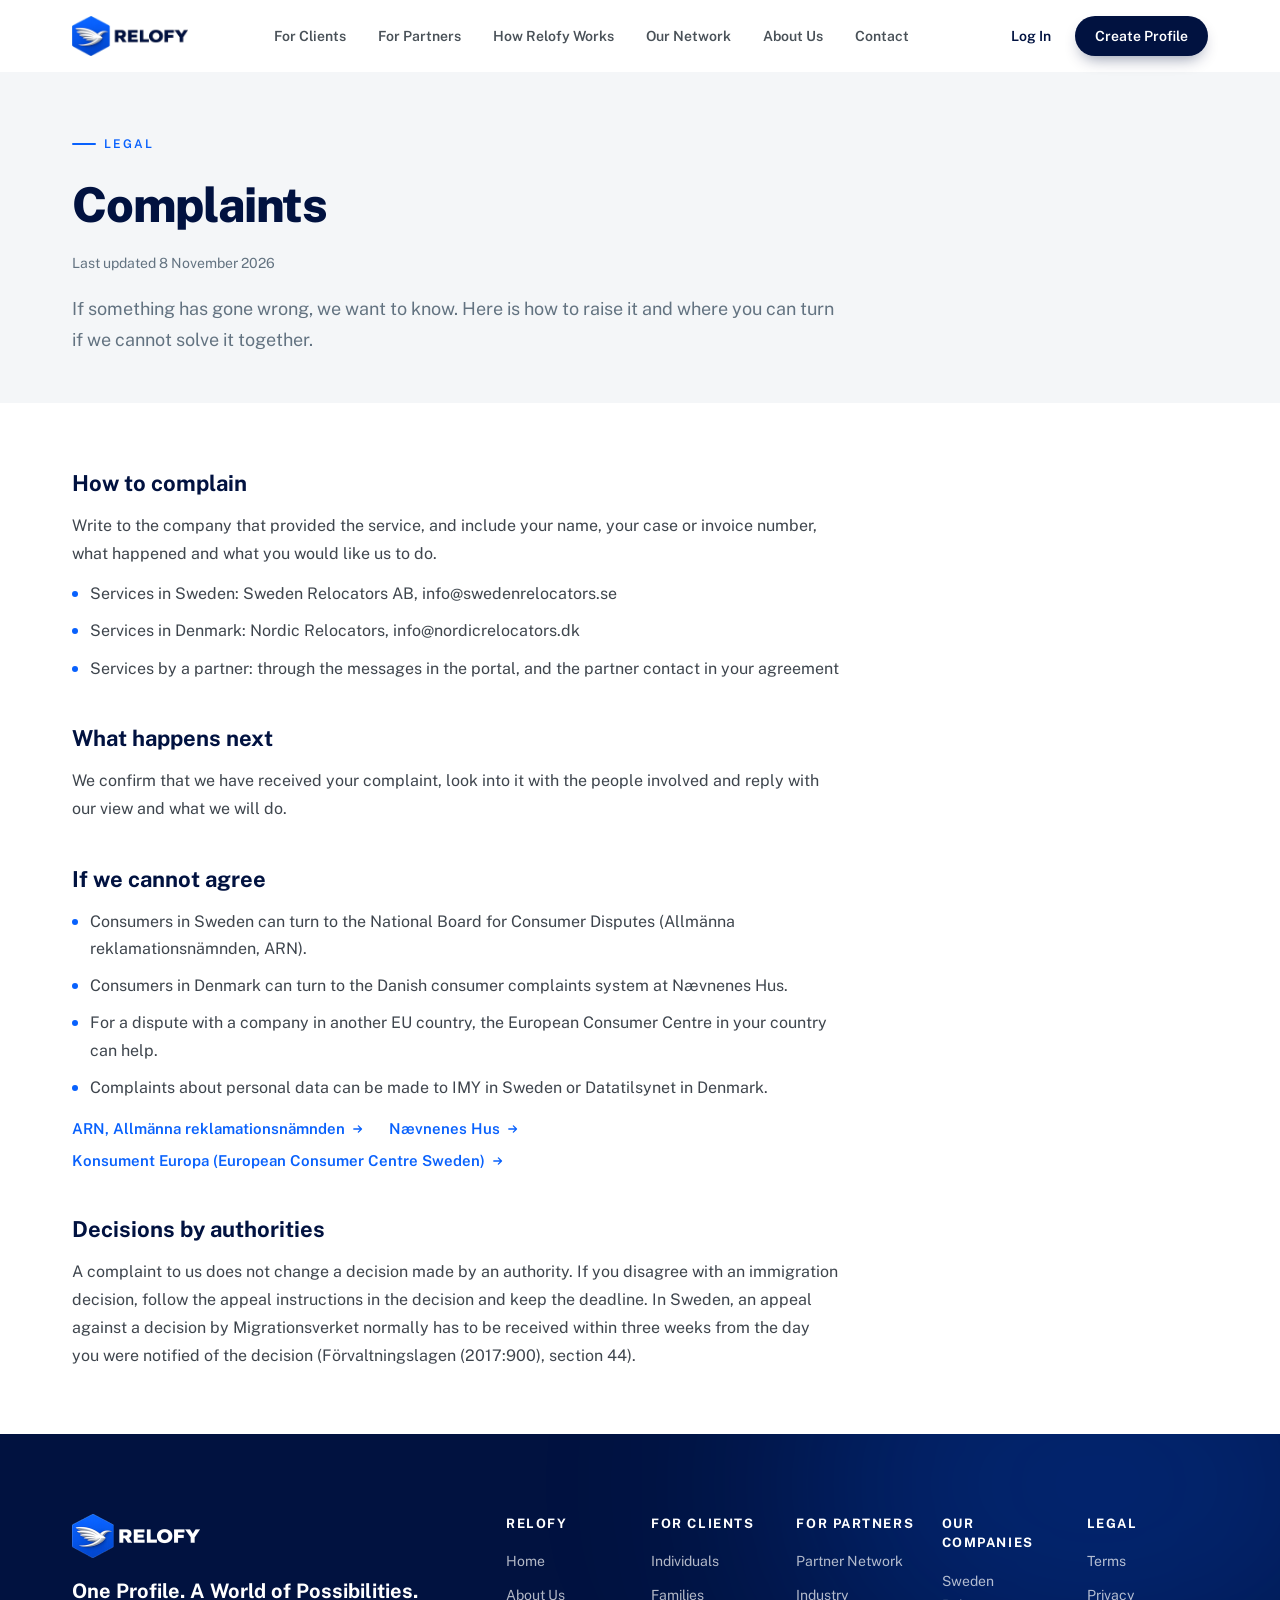
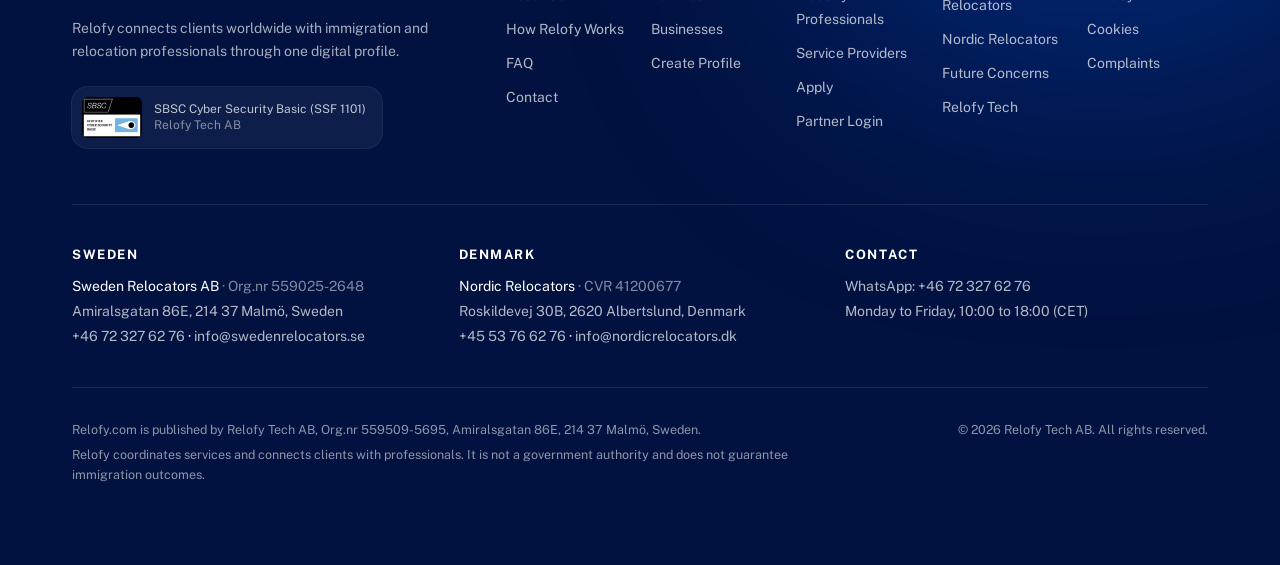
<file: complaints/index.html>
<!DOCTYPE html><!--q58rFxs9zzglumJ2LudG5--><html lang="en"><head><meta charSet="utf-8"/><link rel="preconnect" href="/" crossorigin=""/><meta name="viewport" content="width=device-width, initial-scale=1"/><link rel="preload" as="image" href="/brand/relofy-logo-176.png"/><link rel="stylesheet" href="/_next/static/chunks/9854a5b32f59ee44.css" data-precedence="next"/><link rel="preload" as="script" fetchPriority="low" href="/_next/static/chunks/711d597b816a80c1.js"/><script src="/_next/static/chunks/236f7e5abd6f09ff.js" async=""></script><script src="/_next/static/chunks/d4b4a1ad90e2acdb.js" async=""></script><script src="/_next/static/chunks/24de5c848020e663.js" async=""></script><script src="/_next/static/chunks/turbopack-821b88e02b98bb36.js" async=""></script><script src="/_next/static/chunks/4cf11cb0bfa9869b.js" async=""></script><script src="/_next/static/chunks/ff1a16fafef87110.js" async=""></script><script src="/_next/static/chunks/7340adf74ff47ec0.js" async=""></script><script src="/_next/static/chunks/a492cba4ea49b337.js" async=""></script><meta name="next-size-adjust" content=""/><meta name="theme-color" content="#011240"/><title>Complaints · Relofy</title><meta name="description" content="How to make a complaint about a Relofy service, what happens next, and where consumers in Sweden, Denmark and the EU can turn if it is not resolved."/><meta name="application-name" content="Relofy"/><link rel="manifest" href="/site.webmanifest"/><meta name="robots" content="index, follow"/><meta name="googlebot" content="index, follow, max-image-preview:large, max-snippet:-1"/><link rel="canonical" href="https://relofy.com/complaints/"/><meta property="og:title" content="Complaints"/><meta property="og:description" content="How to make a complaint about a Relofy service, what happens next, and where consumers in Sweden, Denmark and the EU can turn if it is not resolved."/><meta property="og:url" content="https://relofy.com/complaints/"/><meta property="og:site_name" content="Relofy"/><meta property="og:image" content="https://relofy.com/og/relofy-og.png"/><meta property="og:image:width" content="1200"/><meta property="og:image:height" content="630"/><meta property="og:type" content="website"/><meta name="twitter:card" content="summary_large_image"/><meta name="twitter:title" content="Complaints"/><meta name="twitter:description" content="How to make a complaint about a Relofy service, what happens next, and where consumers in Sweden, Denmark and the EU can turn if it is not resolved."/><meta name="twitter:image" content="https://relofy.com/og/relofy-og.png"/><link rel="icon" href="/favicon.ico" sizes="48x48"/><link rel="icon" href="/brand/icon-192.png" sizes="192x192" type="image/png"/><link rel="apple-touch-icon" href="/apple-touch-icon.png"/><script type="application/ld+json">[{"@context":"https://schema.org","@type":"Organization","@id":"https://relofy.com/#organization","name":"Relofy","legalName":"Relofy Tech AB","url":"https://relofy.com","logo":"https://relofy.com/brand/relofy-logo-352.png","slogan":"One Profile. A World of Possibilities.","description":"Relofy connects individuals, families, companies and professional partners through one digital profile for immigration, relocation and global mobility services.","identifier":{"@type":"PropertyValue","propertyID":"Organisationsnummer","value":"559509-5695"},"address":{"@type":"PostalAddress","streetAddress":"Amiralsgatan 86E","postalCode":"214 37","addressLocality":"Malmö","addressCountry":"SE"},"hasCredential":{"@type":"EducationalOccupationalCredential","name":"SBSC Cyber Security Basic (SSF 1101)","recognizedBy":{"@type":"Organization","name":"SBSC"}},"sameAs":["https://relofy.tech"],"subOrganization":[{"@type":"Organization","name":"Sweden Relocators AB","url":"https://swedenrelocators.se"},{"@type":"Organization","name":"Nordic Relocators","url":"https://nordicrelocators.dk"}],"contactPoint":[{"@type":"ContactPoint","contactType":"customer service","telephone":"+46723276276","email":"info@swedenrelocators.se","areaServed":"SE","availableLanguage":["English","Swedish","Urdu","Arabic"]},{"@type":"ContactPoint","contactType":"customer service","telephone":"+4553766276","email":"info@nordicrelocators.dk","areaServed":"DK","availableLanguage":["English","Danish"]}]},{"@context":"https://schema.org","@type":"WebSite","@id":"https://relofy.com/#website","url":"https://relofy.com","name":"Relofy","publisher":{"@id":"https://relofy.com/#organization"},"inLanguage":"en"}]</script><script src="/_next/static/chunks/a6dad97d9634a72d.js" noModule=""></script></head><body class="min-h-dvh bg-white"><div hidden=""><!--$--><!--/$--></div><header class="sticky top-0 z-50 transition-all duration-300 bg-white/0"><a href="#main" class="sr-only focus:not-sr-only focus:absolute focus:left-4 focus:top-3 focus:z-[60] focus:rounded-full focus:bg-navy focus:px-4 focus:py-2 focus:text-white">Skip to content</a><div class="mx-auto flex h-[72px] w-full max-w-[1200px] items-center justify-between gap-6 px-5 sm:px-8"><a class="flex shrink-0 items-center" aria-label="Relofy home" href="/"><img alt="Relofy" width="128" height="44" decoding="async" data-nimg="1" class="h-9 w-auto sm:h-10" style="color:transparent" src="/brand/relofy-logo-176.png"/></a><nav aria-label="Main" class="hidden items-center gap-1 xl:flex"><a class="rounded-full px-3.5 py-2 text-[14px] font-semibold transition-colors text-ink/80 hover:text-navy" href="/clients/">For Clients</a><a class="rounded-full px-3.5 py-2 text-[14px] font-semibold transition-colors text-ink/80 hover:text-navy" href="/partners/">For Partners</a><a class="rounded-full px-3.5 py-2 text-[14px] font-semibold transition-colors text-ink/80 hover:text-navy" href="/how-it-works/">How Relofy Works</a><a class="rounded-full px-3.5 py-2 text-[14px] font-semibold transition-colors text-ink/80 hover:text-navy" href="/network/">Our Network</a><a class="rounded-full px-3.5 py-2 text-[14px] font-semibold transition-colors text-ink/80 hover:text-navy" href="/about/">About Us</a><a class="rounded-full px-3.5 py-2 text-[14px] font-semibold transition-colors text-ink/80 hover:text-navy" href="/contact/">Contact</a></nav><div class="hidden items-center gap-2 xl:flex"><a href="https://portal.nordicrelocators.com/signin/" rel="noopener" class="rounded-full px-4 py-2 text-[14px] font-semibold text-navy hover:bg-[rgba(145,158,171,0.12)]">Log In</a><a href="https://portal.nordicrelocators.com/signup/?role=individual" rel="noopener" class="inline-flex h-10 items-center rounded-full bg-navy px-5 text-[14px] font-semibold text-white shadow-[0_8px_16px_-6px_rgba(1,18,64,0.45)] transition-colors hover:bg-navy-800">Create Profile</a></div><button type="button" aria-expanded="false" aria-controls="mobile-menu" aria-label="Open menu" class="relative flex h-11 w-11 items-center justify-center rounded-full text-navy hover:bg-[rgba(145,158,171,0.12)] xl:hidden"><span class="absolute h-[2px] w-5 rounded-full bg-current transition-all duration-300 -translate-y-[6px]"></span><span class="absolute h-[2px] w-5 rounded-full bg-current transition-all duration-300 "></span><span class="absolute h-[2px] w-5 rounded-full bg-current transition-all duration-300 translate-y-[6px]"></span></button></div><div id="mobile-menu" hidden="" class="h-[calc(100dvh-72px)] overflow-y-auto border-t border-line bg-white xl:hidden"><nav aria-label="Mobile" class="mx-auto flex max-w-[1200px] flex-col px-5 py-6 sm:px-8"><a class="border-b border-line py-4 text-[20px] font-bold text-navy" href="/">Home</a><a class="border-b border-line py-4 text-[20px] font-bold text-navy" href="/clients/">For Clients</a><a class="border-b border-line py-4 text-[20px] font-bold text-navy" href="/partners/">For Partners</a><a class="border-b border-line py-4 text-[20px] font-bold text-navy" href="/how-it-works/">How Relofy Works</a><a class="border-b border-line py-4 text-[20px] font-bold text-navy" href="/network/">Our Network</a><a class="border-b border-line py-4 text-[20px] font-bold text-navy" href="/about/">About Us</a><a class="border-b border-line py-4 text-[20px] font-bold text-navy" href="/contact/">Contact</a><a class="border-b border-line py-4 text-[20px] font-bold text-navy" href="/faq/">FAQ</a><div class="mt-8 grid gap-3"><a href="https://portal.nordicrelocators.com/signup/?role=individual" rel="noopener" class="flex h-12 items-center justify-center rounded-full bg-navy text-[15px] font-semibold text-white">Create Profile</a><a href="https://portal.nordicrelocators.com/signin/" rel="noopener" class="flex h-12 items-center justify-center rounded-full text-[15px] font-semibold text-navy ring-1 ring-inset ring-[#c9d2de]">Log In</a></div></nav></div></header><main id="main"><section class="bg-surface pb-12 pt-10 sm:pt-14"><div class="mx-auto w-full max-w-[1200px] px-5 sm:px-8 "><p class="mb-4 inline-flex items-center gap-2 text-[12px] font-semibold uppercase tracking-[0.16em] text-blue"><span aria-hidden="true" class="h-[2px] w-6 rounded-full bg-blue"></span>Legal</p><h1 class="text-[36px] font-extrabold tracking-[-0.025em] text-navy sm:text-[48px]">Complaints</h1><p class="mt-3 text-[14px] text-muted">Last updated <!-- -->8 November 2026</p><p class="text-[17px] leading-[1.7] sm:text-[18px] text-muted mt-5 max-w-3xl">If something has gone wrong, we want to know. Here is how to raise it and where you can turn if we cannot solve it together.</p></div></section><section class="bg-white py-14 sm:py-16"><div class="mx-auto w-full max-w-[1200px] px-5 sm:px-8 "><div class="max-w-3xl space-y-10"><div><h2 class="text-[22px] font-bold text-navy">How to complain</h2><p class="mt-3 text-[16px] leading-[1.75] text-ink/85">Write to the company that provided the service, and include your name, your case or invoice number, what happened and what you would like us to do.</p><ul class="mt-3 space-y-2.5"><li class="flex gap-3 text-[16px] leading-[1.7] text-ink/85"><span aria-hidden="true" class="mt-[11px] h-1.5 w-1.5 shrink-0 rounded-full bg-blue"></span><span>Services in Sweden: Sweden Relocators AB, info@swedenrelocators.se</span></li><li class="flex gap-3 text-[16px] leading-[1.7] text-ink/85"><span aria-hidden="true" class="mt-[11px] h-1.5 w-1.5 shrink-0 rounded-full bg-blue"></span><span>Services in Denmark: Nordic Relocators, info@nordicrelocators.dk</span></li><li class="flex gap-3 text-[16px] leading-[1.7] text-ink/85"><span aria-hidden="true" class="mt-[11px] h-1.5 w-1.5 shrink-0 rounded-full bg-blue"></span><span>Services by a partner: through the messages in the portal, and the partner contact in your agreement</span></li></ul></div><div><h2 class="text-[22px] font-bold text-navy">What happens next</h2><p class="mt-3 text-[16px] leading-[1.75] text-ink/85">We confirm that we have received your complaint, look into it with the people involved and reply with our view and what we will do.</p></div><div><h2 class="text-[22px] font-bold text-navy">If we cannot agree</h2><ul class="mt-3 space-y-2.5"><li class="flex gap-3 text-[16px] leading-[1.7] text-ink/85"><span aria-hidden="true" class="mt-[11px] h-1.5 w-1.5 shrink-0 rounded-full bg-blue"></span><span>Consumers in Sweden can turn to the National Board for Consumer Disputes (Allmänna reklamationsnämnden, ARN).</span></li><li class="flex gap-3 text-[16px] leading-[1.7] text-ink/85"><span aria-hidden="true" class="mt-[11px] h-1.5 w-1.5 shrink-0 rounded-full bg-blue"></span><span>Consumers in Denmark can turn to the Danish consumer complaints system at Nævnenes Hus.</span></li><li class="flex gap-3 text-[16px] leading-[1.7] text-ink/85"><span aria-hidden="true" class="mt-[11px] h-1.5 w-1.5 shrink-0 rounded-full bg-blue"></span><span>For a dispute with a company in another EU country, the European Consumer Centre in your country can help.</span></li><li class="flex gap-3 text-[16px] leading-[1.7] text-ink/85"><span aria-hidden="true" class="mt-[11px] h-1.5 w-1.5 shrink-0 rounded-full bg-blue"></span><span>Complaints about personal data can be made to IMY in Sweden or Datatilsynet in Denmark.</span></li></ul><ul class="mt-4 flex flex-wrap gap-x-6 gap-y-2"><li><a href="https://www.arn.se/" rel="noopener" class="inline-flex items-center gap-1.5 text-[15px] font-semibold text-blue hover:underline">ARN, Allmänna reklamationsnämnden<!-- --> <svg viewBox="0 0 20 20" fill="none" aria-hidden="true" class="h-3.5 w-3.5"><path d="M4 10h11m0 0-4.5-4.5M15 10l-4.5 4.5" stroke="currentColor" stroke-width="1.9" stroke-linecap="round" stroke-linejoin="round"></path></svg></a></li><li><a href="https://naevneneshus.dk/" rel="noopener" class="inline-flex items-center gap-1.5 text-[15px] font-semibold text-blue hover:underline">Nævnenes Hus<!-- --> <svg viewBox="0 0 20 20" fill="none" aria-hidden="true" class="h-3.5 w-3.5"><path d="M4 10h11m0 0-4.5-4.5M15 10l-4.5 4.5" stroke="currentColor" stroke-width="1.9" stroke-linecap="round" stroke-linejoin="round"></path></svg></a></li><li><a href="https://www.konsumenteuropa.se/en/" rel="noopener" class="inline-flex items-center gap-1.5 text-[15px] font-semibold text-blue hover:underline">Konsument Europa (European Consumer Centre Sweden)<!-- --> <svg viewBox="0 0 20 20" fill="none" aria-hidden="true" class="h-3.5 w-3.5"><path d="M4 10h11m0 0-4.5-4.5M15 10l-4.5 4.5" stroke="currentColor" stroke-width="1.9" stroke-linecap="round" stroke-linejoin="round"></path></svg></a></li></ul></div><div><h2 class="text-[22px] font-bold text-navy">Decisions by authorities</h2><p class="mt-3 text-[16px] leading-[1.75] text-ink/85">A complaint to us does not change a decision made by an authority. If you disagree with an immigration decision, follow the appeal instructions in the decision and keep the deadline. In Sweden, an appeal against a decision by Migrationsverket normally has to be received within three weeks from the day you were notified of the decision (Förvaltningslagen (2017:900), section 44).</p></div></div></div></section><!--$--><!--/$--></main><footer class="relative overflow-hidden bg-navy text-white"><div aria-hidden="true" class="pointer-events-none absolute -top-40 right-[-10%] h-[420px] w-[620px] rounded-full bg-blue/25 blur-[120px]"></div><div class="mx-auto w-full max-w-[1200px] px-5 sm:px-8 relative py-16 sm:py-20"><div class="grid gap-12 lg:grid-cols-[1.1fr_2fr]"><div><img alt="Relofy" loading="lazy" width="140" height="48" decoding="async" data-nimg="1" class="h-11 w-auto" style="color:transparent" src="/brand/relofy-logo-white-176.png"/><p class="mt-5 text-[20px] font-bold leading-snug">One Profile. A World of Possibilities.</p><p class="mt-3 max-w-sm text-[14px] leading-relaxed text-white/65">Relofy connects clients worldwide with immigration and relocation professionals through one digital profile.</p><a href="/logos/sbsc-certificate-relofy-tech.pdf" class="mt-6 inline-flex items-center gap-3 rounded-2xl bg-white/5 p-2.5 pr-4 ring-1 ring-white/10 transition hover:bg-white/10"><img alt="" loading="lazy" width="60" height="41" decoding="async" data-nimg="1" class="h-[41px] w-auto rounded-md bg-white" style="color:transparent" src="/logos/sbsc-badge.webp"/><span class="text-[12px] leading-snug text-white/75">SBSC Cyber Security Basic (SSF 1101)<br/><span class="text-white/50">Relofy Tech AB</span></span></a></div><div class="grid grid-cols-2 gap-x-6 gap-y-10 sm:grid-cols-3 lg:grid-cols-5"><div><p class="mb-4 text-[13px] font-bold uppercase tracking-[0.12em] text-white">Relofy</p><ul class="space-y-2.5"><li><a class="text-[14px] text-white/70 transition-colors hover:text-white" href="/">Home</a></li><li><a class="text-[14px] text-white/70 transition-colors hover:text-white" href="/about/">About Us</a></li><li><a class="text-[14px] text-white/70 transition-colors hover:text-white" href="/how-it-works/">How Relofy Works</a></li><li><a class="text-[14px] text-white/70 transition-colors hover:text-white" href="/faq/">FAQ</a></li><li><a class="text-[14px] text-white/70 transition-colors hover:text-white" href="/contact/">Contact</a></li></ul></div><div><p class="mb-4 text-[13px] font-bold uppercase tracking-[0.12em] text-white">For Clients</p><ul class="space-y-2.5"><li><a class="text-[14px] text-white/70 transition-colors hover:text-white" href="/clients/#individuals">Individuals</a></li><li><a class="text-[14px] text-white/70 transition-colors hover:text-white" href="/clients/#families">Families</a></li><li><a class="text-[14px] text-white/70 transition-colors hover:text-white" href="/clients/#businesses">Businesses</a></li><li><a href="https://portal.nordicrelocators.com/signup/?role=individual" rel="noopener" class="text-[14px] text-white/70 transition-colors hover:text-white">Create Profile</a></li></ul></div><div><p class="mb-4 text-[13px] font-bold uppercase tracking-[0.12em] text-white">For Partners</p><ul class="space-y-2.5"><li><a class="text-[14px] text-white/70 transition-colors hover:text-white" href="/partners/">Partner Network</a></li><li><a class="text-[14px] text-white/70 transition-colors hover:text-white" href="/partners/#professionals">Industry Professionals</a></li><li><a class="text-[14px] text-white/70 transition-colors hover:text-white" href="/partners/#providers">Service Providers</a></li><li><a href="https://portal.nordicrelocators.com/partner-signup/" rel="noopener" class="text-[14px] text-white/70 transition-colors hover:text-white">Apply</a></li><li><a href="https://portal.nordicrelocators.com/signin/" rel="noopener" class="text-[14px] text-white/70 transition-colors hover:text-white">Partner Login</a></li></ul></div><div><p class="mb-4 text-[13px] font-bold uppercase tracking-[0.12em] text-white">Our Companies</p><ul class="space-y-2.5"><li><a href="https://swedenrelocators.se" rel="noopener" class="text-[14px] text-white/70 transition-colors hover:text-white">Sweden Relocators</a></li><li><a href="https://nordicrelocators.dk" rel="noopener" class="text-[14px] text-white/70 transition-colors hover:text-white">Nordic Relocators</a></li><li><a href="https://futureconcerns.eu" rel="noopener" class="text-[14px] text-white/70 transition-colors hover:text-white">Future Concerns</a></li><li><a href="https://relofy.tech" rel="noopener" class="text-[14px] text-white/70 transition-colors hover:text-white">Relofy Tech</a></li></ul></div><div><p class="mb-4 text-[13px] font-bold uppercase tracking-[0.12em] text-white">Legal</p><ul class="space-y-2.5"><li><a class="text-[14px] text-white/70 transition-colors hover:text-white" href="/terms/">Terms</a></li><li><a class="text-[14px] text-white/70 transition-colors hover:text-white" href="/privacy/">Privacy</a></li><li><a class="text-[14px] text-white/70 transition-colors hover:text-white" href="/cookies/">Cookies</a></li><li><a class="text-[14px] text-white/70 transition-colors hover:text-white" href="/complaints/">Complaints</a></li></ul></div></div></div><div class="mt-14 grid gap-6 border-t border-white/10 pt-10 sm:grid-cols-2 lg:grid-cols-3"><address class="not-italic"><p class="text-[13px] font-bold uppercase tracking-[0.12em]">Sweden</p><p class="mt-3 text-[14px] text-white">Sweden Relocators AB<!-- --> <span class="text-white/50">· <!-- -->Org.nr 559025-2648</span></p><p class="mt-1 text-[14px] text-white/70">Amiralsgatan 86E, 214 37 Malmö, Sweden</p><p class="mt-1 text-[14px]"><a href="tel:+46723276276" class="text-white/70 hover:text-white">+46 72 327 62 76</a> · <a href="mailto:info@swedenrelocators.se" class="text-white/70 hover:text-white">info@swedenrelocators.se</a></p></address><address class="not-italic"><p class="text-[13px] font-bold uppercase tracking-[0.12em]">Denmark</p><p class="mt-3 text-[14px] text-white">Nordic Relocators<!-- --> <span class="text-white/50">· <!-- -->CVR 41200677</span></p><p class="mt-1 text-[14px] text-white/70">Roskildevej 30B, 2620 Albertslund, Denmark</p><p class="mt-1 text-[14px]"><a href="tel:+4553766276" class="text-white/70 hover:text-white">+45 53 76 62 76</a> · <a href="mailto:info@nordicrelocators.dk" class="text-white/70 hover:text-white">info@nordicrelocators.dk</a></p></address><div><p class="text-[13px] font-bold uppercase tracking-[0.12em]">Contact</p><p class="mt-3 text-[14px] text-white/70">WhatsApp: <a href="https://wa.me/46723276276" rel="noopener" class="hover:text-white">+46 72 327 62 76</a></p><p class="mt-1 text-[14px] text-white/70">Monday to Friday, 10:00 to 18:00 (CET)</p></div></div><div class="mt-10 flex flex-col gap-3 border-t border-white/10 pt-8 text-[12.5px] leading-relaxed text-white/55 lg:flex-row lg:items-start lg:justify-between"><div class="max-w-3xl space-y-1"><p>Relofy.com is published by Relofy Tech AB, Org.nr 559509-5695, Amiralsgatan 86E, 214 37 Malmö, Sweden.</p><p>Relofy coordinates services and connects clients with professionals. It is not a government authority and does not guarantee immigration outcomes.</p></div><div class="flex shrink-0 items-center gap-4"><p>© <!-- -->2026<!-- --> Relofy Tech AB. <!-- -->All rights reserved.</p></div></div></div></footer><script src="/_next/static/chunks/711d597b816a80c1.js" id="_R_" async=""></script><script>(self.__next_f=self.__next_f||[]).push([0])</script><script>self.__next_f.push([1,"1:\"$Sreact.fragment\"\n3:I[70119,[\"/_next/static/chunks/4cf11cb0bfa9869b.js\"],\"default\"]\na:I[68027,[\"/_next/static/chunks/ff1a16fafef87110.js\",\"/_next/static/chunks/7340adf74ff47ec0.js\"],\"default\"]\n:HL[\"/_next/static/chunks/9854a5b32f59ee44.css\",\"style\"]\n:HC[\"/\",\"\"]\n2:T68f,"])</script><script>self.__next_f.push([1,"[{\"@context\":\"https://schema.org\",\"@type\":\"Organization\",\"@id\":\"https://relofy.com/#organization\",\"name\":\"Relofy\",\"legalName\":\"Relofy Tech AB\",\"url\":\"https://relofy.com\",\"logo\":\"https://relofy.com/brand/relofy-logo-352.png\",\"slogan\":\"One Profile. A World of Possibilities.\",\"description\":\"Relofy connects individuals, families, companies and professional partners through one digital profile for immigration, relocation and global mobility services.\",\"identifier\":{\"@type\":\"PropertyValue\",\"propertyID\":\"Organisationsnummer\",\"value\":\"559509-5695\"},\"address\":{\"@type\":\"PostalAddress\",\"streetAddress\":\"Amiralsgatan 86E\",\"postalCode\":\"214 37\",\"addressLocality\":\"Malmö\",\"addressCountry\":\"SE\"},\"hasCredential\":{\"@type\":\"EducationalOccupationalCredential\",\"name\":\"SBSC Cyber Security Basic (SSF 1101)\",\"recognizedBy\":{\"@type\":\"Organization\",\"name\":\"SBSC\"}},\"sameAs\":[\"https://relofy.tech\"],\"subOrganization\":[{\"@type\":\"Organization\",\"name\":\"Sweden Relocators AB\",\"url\":\"https://swedenrelocators.se\"},{\"@type\":\"Organization\",\"name\":\"Nordic Relocators\",\"url\":\"https://nordicrelocators.dk\"}],\"contactPoint\":[{\"@type\":\"ContactPoint\",\"contactType\":\"customer service\",\"telephone\":\"+46723276276\",\"email\":\"info@swedenrelocators.se\",\"areaServed\":\"SE\",\"availableLanguage\":[\"English\",\"Swedish\",\"Urdu\",\"Arabic\"]},{\"@type\":\"ContactPoint\",\"contactType\":\"customer service\",\"telephone\":\"+4553766276\",\"email\":\"info@nordicrelocators.dk\",\"areaServed\":\"DK\",\"availableLanguage\":[\"English\",\"Danish\"]}]},{\"@context\":\"https://schema.org\",\"@type\":\"WebSite\",\"@id\":\"https://relofy.com/#website\",\"url\":\"https://relofy.com\",\"name\":\"Relofy\",\"publisher\":{\"@id\":\"https://relofy.com/#organization\"},\"inLanguage\":\"en\"}]"])</script><script>self.__next_f.push([1,"0:{\"P\":null,\"b\":\"q58rFxs9zzglumJ2LudG5\",\"c\":[\"\",\"complaints\",\"\"],\"q\":\"\",\"i\":false,\"f\":[[[\"\",{\"children\":[\"complaints\",{\"children\":[\"__PAGE__\",{}]}]},\"$undefined\",\"$undefined\",true],[[\"$\",\"$1\",\"c\",{\"children\":[[[\"$\",\"link\",\"0\",{\"rel\":\"stylesheet\",\"href\":\"/_next/static/chunks/9854a5b32f59ee44.css\",\"precedence\":\"next\",\"crossOrigin\":\"$undefined\",\"nonce\":\"$undefined\"}],[\"$\",\"script\",\"script-0\",{\"src\":\"/_next/static/chunks/4cf11cb0bfa9869b.js\",\"async\":true,\"nonce\":\"$undefined\"}]],[\"$\",\"html\",null,{\"lang\":\"en\",\"children\":[[\"$\",\"head\",null,{\"children\":[\"$\",\"script\",null,{\"type\":\"application/ld+json\",\"dangerouslySetInnerHTML\":{\"__html\":\"$2\"}}]}],[\"$\",\"body\",null,{\"className\":\"min-h-dvh bg-white\",\"children\":[[\"$\",\"$L3\",null,{\"t\":{\"locale\":\"en\",\"meta\":{\"titleTemplate\":\"%s · Relofy\",\"defaultTitle\":\"Relofy: One Profile for Relocation, Immigration and Global Mobility\",\"defaultDescription\":\"Relofy connects individuals, families, companies and professional partners through one digital profile for immigration, relocation and global mobility services.\"},\"nav\":{\"home\":\"Home\",\"clients\":\"For Clients\",\"partners\":\"For Partners\",\"how\":\"How Relofy Works\",\"network\":\"Our Network\",\"about\":\"About Us\",\"contact\":\"Contact\",\"faq\":\"FAQ\",\"login\":\"Log In\",\"createProfile\":\"Create Profile\",\"menu\":\"Open menu\",\"close\":\"Close menu\",\"skip\":\"Skip to content\"},\"common\":{\"createProfile\":\"Create Your Profile\",\"bookAppointment\":\"Book an Appointment\",\"becomePartner\":\"Become a Partner\",\"partnerLogin\":\"Partner Login\",\"login\":\"Log In\",\"howItWorks\":\"How Relofy Works\",\"watch\":\"Play film\",\"filmNote\":\"Film with music and on-screen text. Press play to watch.\",\"filmSoon\":\"Film coming soon\",\"filmBySweden\":\"Film by Sweden Relocators, the Swedish company in the Relofy network.\",\"learnMore\":\"Learn more\",\"opensPortal\":\"opens the Relofy portal\",\"illustrative\":\"Illustrative example, not a statement of current service availability.\"},\"home\":{\"hero\":{\"eyebrow\":\"Relofy · One Profile. Global Mobility.\",\"title\":\"Relocate from Anywhere to Anywhere.\",\"subtitle\":\"One digital profile connects you to immigration, relocation and global mobility services across borders. Wherever life takes you, Relofy helps you find the right professional support.\",\"primary\":\"Create Your Profile\",\"secondary\":\"How Relofy Works\",\"trust\":\"Built on the platform already used by Sweden Relocators and Nordic Relocators clients.\",\"card\":{\"title\":\"Your Relofy profile\",\"subtitle\":\"Travels with you\",\"rows\":[\"Family members linked\",\"Immigration history saved\",\"Documents in one place\"],\"destination\":\"Next destination\"},\"mapLabel\":\"An illustrative route on a world map: Lahore to Stockholm, Copenhagen and Toronto.\"},\"audiences\":{\"title\":\"Two ways into Relofy\",\"clients\":{\"label\":\"I'm relocating\",\"audience\":\"For individuals, families and businesses\",\"title\":\"Your Next Destination Starts Here.\",\"text\":\"Whether you are relocating for work, family, education, business or a new opportunity, Relofy connects you with the right professionals through one digital platform.\",\"tagline\":\"One profile. Multiple countries. Long-term support.\",\"cta\":\"Explore Relofy for Clients\",\"cta2\":\"Create Your Profile\"},\"partners\":{\"label\":\"I'm a professional partner\",\"audience\":\"For immigration professionals and relocation service providers\",\"title\":\"Your Expertise. A Global Network.\",\"text\":\"Join an international network of immigration professionals and relocation service providers. Connect with qualified opportunities, collaborate across borders and grow your business through Relofy.\",\"tagline\":\"More connections. More opportunities. One professional network.\",\"cta\":\"Explore Relofy for Partners\",\"cta2\":\"Become a Partner\"}},\"problem\":{\"eyebrow\":\"The problem we solve\",\"title\":\"Moving Countries Shouldn't Mean Starting Over.\",\"before\":{\"title\":\"The usual way\",\"text\":\"Every move starts from zero: new consultants, new accounts and the same documents uploaded again.\",\"items\":[\"Immigration consultant\",\"Lawyer\",\"Housing agent\",\"Moving company\",\"New account\",\"Same documents again\"]},\"after\":{\"title\":\"The Relofy way\",\"text\":\"One profile, connected services and a team that coordinates the professionals for you, now and for your next relocation.\",\"items\":[\"One profile\",\"Connected services\",\"Professional coordination\",\"Ready for the next move\"]}},\"journey\":{\"eyebrow\":\"One profile, multiple destinations\",\"title\":\"The client changes countries, not platforms.\",\"text\":\"Your Relofy account and relevant history stay with you. Each new destination gets its own assessment and the services that fit it.\",\"stops\":[{\"code\":\"PK\",\"country\":\"Pakistan\",\"label\":\"Profile created\",\"detail\":\"Family, education and immigration history added once.\"},{\"code\":\"SE\",\"country\":\"Sweden\",\"label\":\"First relocation\",\"detail\":\"Assessment, permit and settling in, coordinated by our Swedish team.\"},{\"code\":\"DK\",\"country\":\"Denmark\",\"label\":\"Next move\",\"detail\":\"A new assessment for Denmark, with the profile already in place.\"},{\"code\":\"CA\",\"country\":\"Canada\",\"label\":\"Future destination\",\"detail\":\"Handled through an approved independent partner in the network.\"}],\"note\":\"Illustrative journey. It does not describe current service availability in every country.\"},\"steps\":{\"eyebrow\":\"How it works\",\"title\":\"Six steps from first profile to your next relocation\",\"items\":[{\"title\":\"Create your digital profile\",\"text\":\"Sign up once in the Relofy portal.\"},{\"title\":\"Add your family and immigration history\",\"text\":\"Co-applicants, previous permits and documents in one place.\"},{\"title\":\"Book an appointment\",\"text\":\"Choose a consultation time that suits you.\"},{\"title\":\"Discuss your background, goals and challenges\",\"text\":\"We listen first, then explain the realistic options.\"},{\"title\":\"Connect with the right team or approved partner\",\"text\":\"Our Nordic teams or a vetted partner in your destination.\"},{\"title\":\"Manage your services and future relocations\",\"text\":\"Follow your case, documents and invoices, and come back for the next move.\"}]},\"services\":{\"eyebrow\":\"Global services\",\"title\":\"Everything a relocation needs, coordinated through one profile\",\"text\":\"Choose a service to start in the portal. Sweden and Denmark are handled by our Nordic operations; other destinations through approved partners.\",\"items\":[{\"key\":\"immigration\",\"title\":\"Immigration \u0026 Residence Permits\",\"text\":\"Work, family, study and residence permits, extensions and appeals.\",\"href\":\"https://portal.nordicrelocators.com/pre-assessment-and-guide/assessment/\",\"img\":\"/img/id-card-3d.webp\"},{\"key\":\"relocation\",\"title\":\"International Relocation\",\"text\":\"A planned move from your current country to the next, step by step.\",\"href\":\"/clients/\",\"img\":\"/img/globe-plane-3d.webp\"},{\"key\":\"corporate\",\"title\":\"Corporate Mobility\",\"text\":\"Employee relocation and immigration managed from one company account.\",\"href\":\"https://portal.nordicrelocators.com/signup/?role=corporate\",\"img\":\"/img/briefcase-globe-3d.webp\"},{\"key\":\"recruitment\",\"title\":\"Recruitment \u0026 Manpower\",\"text\":\"International talent and job opportunities through the group.\",\"href\":\"https://portal.nordicrelocators.com/manpower-solutions/jobs/\",\"img\":\"/img/assessment-3d.webp\"},{\"key\":\"housing\",\"title\":\"Housing \u0026 Destination Services\",\"text\":\"Short stays, long-term rentals and help settling into a new city.\",\"href\":\"https://portal.nordicrelocators.com/property-management/housing/\",\"img\":\"/img/house-3d.webp\"},{\"key\":\"legal\",\"title\":\"Legal \u0026 Professional Referrals\",\"text\":\"Consultations and referrals to qualified professionals when a case needs them.\",\"href\":\"https://portal.nordicrelocators.com/management/appointments/book/\",\"img\":\"/img/legal-3d.webp\"},{\"key\":\"logistics\",\"title\":\"Logistics \u0026 Moving\",\"text\":\"Moving companies, pet relocation and insurance through approved providers.\",\"href\":\"https://portal.nordicrelocators.com/external-relocation-services/send-request/\",\"img\":\"/img/suitcase-3d.webp\"},{\"key\":\"business\",\"title\":\"Business \u0026 Investment Support\",\"text\":\"Company registration, business permits and investment routes.\",\"href\":\"https://portal.nordicrelocators.com/business-solutions/business/\",\"img\":\"/img/cities-3d.webp\"}]},\"network\":{\"eyebrow\":\"Our network\",\"title\":\"Established Nordic companies behind a global platform\",\"text\":\"Relofy grew out of real relocation work. Our Nordic companies handle Sweden and Denmark directly, and approved independent partners extend the network to other countries.\",\"cards\":{\"sweden\":\"Swedish immigration and relocation services.\",\"denmark\":\"Danish immigration and relocation services.\",\"partners\":\"International professional and service-provider connections.\",\"partnersTitle\":\"Relofy Partner Network\"},\"cta\":\"Explore the network\"},\"clientFilm\":{\"eyebrow\":\"Introducing Relofy\",\"title\":\"Your destination changes. Your profile stays.\",\"text\":\"One secure profile, the right professionals and every destination. See in about a minute how one profile carries you from the first consultation to settling in, and onwards to your next move.\"},\"partnerPreview\":{\"eyebrow\":\"Partner network\",\"title\":\"Bring opportunities. Receive opportunities.\",\"text\":\"Approved professionals and service providers work through the same portal. A partner can introduce a client who needs help in another country, and an approved partner there handles the work.\",\"points\":[\"Structured case referrals\",\"Referral attribution under the partner terms\",\"Assignments and quotes in one dashboard\",\"Training through the Partner Academy\"],\"cta\":\"Discover the Partner Network\",\"imageAlt\":\"The Relofy portal: how a partner case moves from sign-up to assignment and completion.\"},\"final\":{\"title\":\"Your Next Destination Is Just the Beginning.\",\"text\":\"Create your profile today and keep it for every move that follows.\",\"primary\":\"Create Your Profile\",\"secondary\":\"Book an Appointment\"}},\"clients\":{\"meta\":{\"title\":\"For Clients: One Profile for Every Relocation\",\"description\":\"Create one Relofy profile for yourself, your family or your company: book a consultation, connect with professionals and manage every relocation in one portal.\"},\"hero\":{\"eyebrow\":\"For clients\",\"title\":\"Your Global Relocation Journey. One Digital Profile.\",\"text\":\"Relofy brings individuals, families and companies together with the right immigration and relocation professionals, in one secure portal that stays with you after the first move.\"},\"groups\":{\"title\":\"Who Relofy is for\",\"items\":[{\"key\":\"individuals\",\"title\":\"Individuals\",\"text\":\"People relocating for employment, education, business, family or another permitted immigration purpose.\",\"img\":\"/img/pin-3d.webp\"},{\"key\":\"families\",\"title\":\"Families\",\"text\":\"Add co-applicants and family information once, so family-related immigration and relocation services are coordinated together.\",\"img\":\"/img/family-3d.webp\"},{\"key\":\"businesses\",\"title\":\"Corporate clients\",\"text\":\"Companies manage employee relocation and immigration requirements through the existing corporate portal.\",\"img\":\"/img/people-data.webp\"}]},\"benefits\":{\"eyebrow\":\"What you get\",\"title\":\"One account that grows with you\",\"items\":[\"Create one account\",\"Keep your relevant immigration history\",\"Add family members\",\"Book consultations\",\"Reach professionals in different destinations\",\"Manage service requests\",\"Upload and organise documents\",\"Communicate through the portal\",\"See invoices and case updates\",\"Come back for future relocations\"],\"imageAlt\":\"A 3D safe: documents stored securely in your profile.\"},\"consultation\":{\"eyebrow\":\"Our core process\",\"title\":\"Every case starts with a consultation\",\"text\":\"Before anything is filed or booked, we take the time to understand the whole picture.\",\"steps\":[{\"title\":\"Background\",\"text\":\"We review your nationality, current residence, immigration history, family circumstances and relevant professional background.\"},{\"title\":\"Goals \u0026 Current Issues\",\"text\":\"We identify the intended destination, the purpose of the move, current difficulties, deadlines and practical needs.\"},{\"title\":\"Solutions\",\"text\":\"We explain the relevant pathways, professional service options, possible requirements and next steps.\"}],\"after\":\"After the consultation, suitable cases are handled by our own teams or coordinated with an approved partner.\",\"imageAlt\":\"Two consultants reviewing a client case together.\"},\"film\":{\"eyebrow\":\"Client film\",\"title\":\"See the client journey\",\"text\":\"A short film about the services clients use through the portal, from permits and family to housing and settling in.\"},\"corporate\":{\"eyebrow\":\"For companies\",\"title\":\"International workforce mobility from one company account\",\"text\":\"HR teams add employees, follow each case and see documents, appointments and invoices in the corporate dashboard, while every relocating employee gets a personal profile.\",\"cta\":\"Create a company account\"},\"cta\":{\"title\":\"Ready when you are\",\"text\":\"Create your profile, book your consultation, or log in if you already have an account.\",\"primary\":\"Create Your Profile\",\"secondary\":\"Book Your Consultation\",\"tertiary\":\"Already have an account? Log in\"}},\"partners\":{\"meta\":{\"title\":\"For Partners: Join the Relofy Partner Network\",\"description\":\"Immigration professionals and relocation service providers: join the Relofy network, receive structured referrals, collaborate across borders and grow through one portal.\"},\"hero\":{\"eyebrow\":\"For partners\",\"title\":\"Local Expertise. Global Opportunities.\",\"text\":\"Join Relofy and connect your professional services with clients and business opportunities across borders.\"},\"categories\":{\"title\":\"Two partner categories, one workflow\",\"items\":[{\"key\":\"professionals\",\"title\":\"Industry Professionals\",\"audience\":\"Immigration advisers, law firms, global mobility consultants and other specialist professionals.\",\"text\":\"Approved professionals may receive qualified cases, handle assigned professional work, communicate through the portal and take part in the referral network.\",\"img\":\"/img/people-professional.webp\"},{\"key\":\"providers\",\"title\":\"Service Providers\",\"audience\":\"Logistics, housing, destination services, pet relocation, insurance-related referrals and other practical service companies.\",\"text\":\"Approved service providers may receive service requests, prepare quotations and deliver the agreed services.\",\"img\":\"/img/insurance-3d.webp\"}]},\"b2b\":{\"eyebrow\":\"The Relofy B2B network\",\"title\":\"Partners bring opportunities and receive them\",\"text\":\"A partner may introduce a client who needs immigration services in another country. An approved professional in the destination handles the assignment, and other providers may deliver additional relocation services.\",\"nodes\":{\"referrer\":\"Referring partner\",\"referrerNote\":\"Introduces the client\",\"relofy\":\"Relofy\",\"relofyNote\":\"Coordinates the case\",\"processor\":\"Processing professional\",\"processorNote\":\"Handles the assignment\",\"providers\":\"Service providers\",\"providersNote\":\"Housing, moving, insurance\"},\"flows\":{\"referral\":\"Referral attribution\",\"fee\":\"Service fee\",\"request\":\"Service requests\"},\"notes\":[\"The referring partner keeps referral attribution under the agreed partner terms.\",\"The processing partner is paid for the work performed.\",\"Referral commissions and service fees are separate commercial arrangements.\"]},\"benefits\":{\"eyebrow\":\"Partner benefits\",\"title\":\"Why professionals join\",\"items\":[\"International client opportunities\",\"Professional collaboration\",\"Structured case referrals\",\"Cross-border service opportunities\",\"Long-term referral relationships\",\"A dedicated partner dashboard\",\"Service and country management\",\"The Partner Academy\",\"Approved assignment management\",\"Room to grow with the network\"],\"imageAlt\":\"A professional celebrating a successful collaboration.\",\"note\":\"Relofy does not promise earnings, referral volumes or commission rates. Commercial terms are agreed in the partner agreement.\"},\"onboarding\":{\"eyebrow\":\"Partner onboarding\",\"title\":\"From application to your partner dashboard\",\"text\":\"Every application is reviewed before approval, so clients can trust the professionals they meet through Relofy.\",\"steps\":[\"Apply\",\"Verification\",\"Agreement\",\"Approval\",\"Training\",\"Partner Dashboard\"],\"details\":[\"Choose your partner category and services in the portal.\",\"We check your company and professional details.\",\"You sign the B2B partner agreement.\",\"Your profile, services and countries are approved.\",\"You complete the Partner Academy modules.\",\"You receive assignments and requests in your dashboard.\"],\"imageAlt\":\"The partner sign-up screen in the Relofy portal, where you choose Industry Professional or Service Provider.\"},\"academy\":{\"eyebrow\":\"Partner Academy\",\"title\":\"Training and assessments inside the portal\",\"text\":\"Approved partners get access to training and assessments through the existing portal, so every partner works to the same standard and knows how cases move through the platform.\"},\"film\":{\"eyebrow\":\"Partner film\",\"title\":\"Bring opportunities. Receive opportunities. Grow together.\",\"text\":\"Two ways to partner, clients who arrive prepared, referrals across borders and one partner portal. See how the Relofy Partner Network works in under a minute and a half.\"},\"cta\":{\"title\":\"Grow with the Relofy network\",\"text\":\"Apply in the portal. We review every application and get back to you with the next steps.\",\"primary\":\"Apply to Join Relofy\",\"secondary\":\"Partner Login\"}},\"how\":{\"meta\":{\"title\":\"How Relofy Works: One Profile, Connected Services\",\"description\":\"How Relofy works for clients and partners: create one profile, book a consultation, connect with the right team or approved partner and manage future relocations.\"},\"hero\":{\"eyebrow\":\"How Relofy works\",\"title\":\"One profile. A coordinated service journey.\",\"text\":\"Relofy connects you with appropriate professionals and coordinates your service journey. It does not replace government immigration systems or guarantee immigration outcomes.\"},\"journey\":{\"title\":\"The client journey, step by step\",\"steps\":[{\"title\":\"Create your digital profile\",\"text\":\"Sign up in the portal as an individual or a company. Your profile is the base for every service you use later.\"},{\"title\":\"Add family and immigration history\",\"text\":\"Add co-applicants, previous permits, education and documents. You add them once and keep them up to date.\"},{\"title\":\"Book an appointment\",\"text\":\"Pick a consultation time in the portal. You receive the meeting details and can prepare documents in advance.\"},{\"title\":\"Discuss background, goals and challenges\",\"text\":\"We go through your background, your goals and any difficulties or deadlines, and explain the realistic options.\"},{\"title\":\"Connect with the right team or partner\",\"text\":\"Sweden and Denmark are handled by our Nordic operations where available. Other destinations are coordinated with approved independent partners.\"},{\"title\":\"Manage services and future relocations\",\"text\":\"Follow cases, documents, messages and invoices in the portal. When life takes you somewhere new, you start from your existing profile.\"}],\"screenAlt\":\"The appointments calendar in the Relofy portal.\",\"documentsAlt\":\"A consultant organising client documents.\"},\"roles\":{\"title\":\"Who does what\",\"items\":[{\"title\":\"You\",\"text\":\"Keep your profile and documents up to date and decide which services to use.\"},{\"title\":\"Relofy team\",\"text\":\"Reviews your case, explains the options and coordinates the professionals involved.\"},{\"title\":\"Nordic operations\",\"text\":\"Sweden Relocators and Nordic Relocators handle services in Sweden and Denmark where available.\"},{\"title\":\"Approved partners\",\"text\":\"Independent professionals and providers handle assignments in other countries under partner agreements.\"}]},\"privacy\":{\"title\":\"Your profile and your privacy\",\"text\":\"Your profile remains available for future services and relocations, subject to privacy requirements and the updates each new case needs. Partners only see the information relevant to the service they are assigned.\",\"cert\":\"The platform is developed by Relofy Tech AB, certified to SBSC Cyber Security Basic (SSF 1101).\",\"certLink\":\"View the certificate (PDF)\"}},\"networkPage\":{\"meta\":{\"title\":\"Our Network: Sweden Relocators, Nordic Relocators and Partners\",\"description\":\"The companies behind Relofy: Sweden Relocators in Sweden, Nordic Relocators in Denmark, Future Concerns for recruitment and Relofy Tech for the platform.\"},\"hero\":{\"eyebrow\":\"Our network\",\"title\":\"Real companies. One connected network.\",\"text\":\"Relofy is built and run by companies that already handle immigration and relocation every day. Here is who does what.\"},\"nordic\":{\"title\":\"Nordic operations\",\"text\":\"For Sweden and Denmark, Relofy clients are served directly by our own companies where the service is available.\"},\"group\":{\"title\":\"Also in the group\"},\"partners\":{\"title\":\"Relofy Partner Network\",\"text\":\"For other destinations, services are coordinated through approved independent partners. Partners apply, are verified, sign a B2B agreement and complete the Partner Academy before they receive assignments. We do not list partner companies here until they have agreed to be shown.\",\"cta\":\"Become a Partner\"},\"visit\":\"Visit website\"},\"about\":{\"meta\":{\"title\":\"About Relofy: Mission, Vision and Origins\",\"description\":\"Relofy grew out of years of immigration and relocation work in Sweden and Denmark. Our mission: one profile that travels with people and companies across borders.\"},\"hero\":{\"eyebrow\":\"About us\",\"title\":\"Built from real relocation work\",\"text\":\"Relofy began inside the Nordic relocation companies we run. We saw the same families and professionals start from zero every time they moved, so we built one platform that remembers them.\"},\"mission\":{\"title\":\"Mission\",\"text\":\"To let people and companies relocate from anywhere to anywhere without starting their professional search and their digital profile from the beginning.\"},\"vision\":{\"title\":\"Vision\",\"text\":\"A trusted global network where one profile connects clients with the right immigration and relocation professionals in every destination.\"},\"origins\":{\"title\":\"Our origins\",\"paragraphs\":[\"Sweden Relocators AB has helped individuals, families and companies with immigration and relocation in Sweden since 2015, and Nordic Relocators does the same in Denmark.\",\"The client and partner portal at portal.nordicrelocators.com was developed for that work by Relofy Tech AB in Malmö. It already manages clients, companies, partners, appointments, documents and cases.\",\"Relofy brings these services together under one global brand, open to clients worldwide and to professional partners who want to work across borders.\"]},\"values\":{\"title\":\"How we work\",\"items\":[{\"title\":\"Honest advice\",\"text\":\"We explain realistic options and never promise immigration outcomes. Authorities make the decisions.\"},{\"title\":\"Privacy by design\",\"text\":\"Each partner only sees what their assignment needs, and the platform is built to Swedish cybersecurity standards.\"},{\"title\":\"One relationship\",\"text\":\"Your profile and history stay with you, so every new service starts where the last one ended.\"}]},\"trust\":{\"title\":\"Security\",\"text\":\"Relofy Tech AB is certified to SBSC Cyber Security Basic (SSF 1101), the Swedish standard for basic cybersecurity.\",\"link\":\"View the certificate (PDF)\"}},\"contact\":{\"meta\":{\"title\":\"Contact Relofy: Sweden and Denmark\",\"description\":\"Contact Relofy in Malmö or Albertslund: book a consultation in the portal or reach us by phone, email or WhatsApp. Contact details for Sweden and Denmark.\"},\"hero\":{\"eyebrow\":\"Contact\",\"title\":\"Talk to the people behind Relofy\",\"text\":\"The fastest way to get help with a case is to book a consultation in the portal. You can also call, email or message us.\"},\"actions\":{\"book\":{\"title\":\"Book a consultation\",\"text\":\"Choose a time in the portal. Log in or create your profile first.\",\"cta\":\"Book an Appointment\"},\"partner\":{\"title\":\"Become a partner\",\"text\":\"Apply as an industry professional or service provider.\",\"cta\":\"Apply to Join Relofy\"},\"whatsapp\":{\"title\":\"WhatsApp\",\"text\":\"Send us a message about a new or existing case.\",\"cta\":\"Open WhatsApp\"}},\"offices\":{\"title\":\"Offices\",\"sweden\":\"Sweden\",\"denmark\":\"Denmark\",\"hours\":\"Opening hours\"},\"imageAlt\":\"A customer support specialist ready to help.\"},\"faq\":{\"meta\":{\"title\":\"Relofy FAQ: Questions from Clients and Partners\",\"description\":\"Answers for clients and partners: what Relofy is, which countries it covers, how the profile works, what it costs to join and how partner applications are reviewed.\"},\"hero\":{\"eyebrow\":\"FAQ\",\"title\":\"Questions and answers\",\"text\":\"Separate answers for clients and for partners. Cannot find yours? Contact us.\"},\"clientsTitle\":\"For clients\",\"partnersTitle\":\"For partners\",\"clients\":[{\"q\":\"What is Relofy?\",\"a\":\"Relofy is a global digital platform that connects individuals, families and companies with immigration and relocation professionals. You create one profile, and our team coordinates the right services for each destination.\"},{\"q\":\"Does Relofy decide my immigration case?\",\"a\":\"No. Relofy does not replace government immigration systems and cannot guarantee outcomes. Decisions are made by the authorities in each country. We help you prepare and connect you with the right professionals.\"},{\"q\":\"Which countries does Relofy cover?\",\"a\":\"Sweden and Denmark are handled by our Nordic operations where the service is available. Other destinations are coordinated through approved independent partners in the Relofy network, depending on the service you need.\"},{\"q\":\"What happens after I create my profile?\",\"a\":\"You add your family members and immigration history, then book a consultation. We review your background, goals and challenges and explain the relevant pathways and next steps.\"},{\"q\":\"Can I add my family to my profile?\",\"a\":\"Yes. You can add co-applicants and relevant family information, so family-related immigration and relocation services are coordinated together.\"},{\"q\":\"What happens to my profile when I move again?\",\"a\":\"Your profile remains available for future services and relocations, subject to privacy requirements and relevant updates. A new destination gets a new assessment, but you do not start from zero.\"},{\"q\":\"Can my company use Relofy for employees?\",\"a\":\"Yes. Companies create a corporate account in the portal to manage employee relocation and immigration requirements, while each employee gets a personal profile.\"},{\"q\":\"Where do I log in?\",\"a\":\"All accounts live in the Relofy portal at portal.nordicrelocators.com. The Log In button at the top of every page takes you there.\"}],\"partners\":[{\"q\":\"Who can become a Relofy partner?\",\"a\":\"Industry professionals such as immigration advisers, law firms and global mobility consultants, and service providers such as logistics, housing, destination services, pet relocation and insurance-related companies.\"},{\"q\":\"How are partner applications reviewed?\",\"a\":\"Every application goes through verification, a B2B partner agreement, approval and training in the Partner Academy before the partner dashboard opens for assignments.\"},{\"q\":\"How do referrals work?\",\"a\":\"A partner can introduce a client who needs services in another country. The referring partner keeps referral attribution under the agreed partner terms, and the processing partner is paid for the work performed.\"},{\"q\":\"Does Relofy guarantee a number of cases or earnings?\",\"a\":\"No. Relofy does not promise earnings, referral volumes or commission rates. Opportunities depend on client demand, your services and countries, and the terms in your partner agreement.\"},{\"q\":\"What does a partner see about a client?\",\"a\":\"Only the information relevant to the service the partner has been assigned, inside the portal. Partners are bound by the B2B agreement and privacy requirements.\"},{\"q\":\"Where do partners log in?\",\"a\":\"Partners use the same Relofy portal. Use Partner Login on this site, or apply first through Apply to Join Relofy.\"}]},\"footer\":{\"tagline\":\"One Profile. A World of Possibilities.\",\"about\":\"Relofy connects clients worldwide with immigration and relocation professionals through one digital profile.\",\"columns\":{\"relofy\":\"Relofy\",\"clients\":\"For Clients\",\"partners\":\"For Partners\",\"companies\":\"Our Companies\",\"legal\":\"Legal\"},\"links\":{\"individuals\":\"Individuals\",\"families\":\"Families\",\"businesses\":\"Businesses\",\"createProfile\":\"Create Profile\",\"partnerNetwork\":\"Partner Network\",\"professionals\":\"Industry Professionals\",\"providers\":\"Service Providers\",\"apply\":\"Apply\",\"partnerLogin\":\"Partner Login\",\"terms\":\"Terms\",\"privacy\":\"Privacy\",\"cookies\":\"Cookies\",\"complaints\":\"Complaints\"},\"contactTitle\":\"Contact\",\"publisher\":\"Relofy.com is published by Relofy Tech AB, Org.nr 559509-5695, Amiralsgatan 86E, 214 37 Malmö, Sweden.\",\"disclaimer\":\"Relofy coordinates services and connects clients with professionals. It is not a government authority and does not guarantee immigration outcomes.\",\"cookieSettings\":\"Cookie settings\",\"rights\":\"All rights reserved.\"},\"cookies\":{\"banner\":{\"title\":\"Cookies\",\"text\":\"We would like to use analytics cookies to understand how the site is used. Nothing is stored unless you accept.\",\"accept\":\"Accept analytics\",\"reject\":\"Only necessary\",\"more\":\"Cookie policy\"}},\"notFound\":{\"title\":\"This page has relocated\",\"text\":\"The page you were looking for is not here. Start again from the home page or go straight to the portal.\",\"home\":\"Back to the home page\"}}}],\"$L4\",\"$L5\",\"$L6\"]}]]}]]}],{\"children\":[\"$L7\",{\"children\":[\"$L8\",{},null,false,false]},null,false,false]},null,false,false],\"$L9\",false]],\"m\":\"$undefined\",\"G\":[\"$a\",[]],\"S\":true}\n"])</script><script>self.__next_f.push([1,"b:I[39756,[\"/_next/static/chunks/ff1a16fafef87110.js\",\"/_next/static/chunks/7340adf74ff47ec0.js\"],\"default\"]\nc:I[37457,[\"/_next/static/chunks/ff1a16fafef87110.js\",\"/_next/static/chunks/7340adf74ff47ec0.js\"],\"default\"]\nd:I[22016,[\"/_next/static/chunks/4cf11cb0bfa9869b.js\",\"/_next/static/chunks/a492cba4ea49b337.js\"],\"\"]\ne:I[85437,[\"/_next/static/chunks/4cf11cb0bfa9869b.js\",\"/_next/static/chunks/a492cba4ea49b337.js\"],\"Image\"]\n17:I[25930,[\"/_next/static/chunks/4cf11cb0bfa9869b.js\"],\"default\"]\n20:I[97367,[\"/_next/static/chunks/ff1a16fafef87110.js\",\"/_next/static/chunks/7340adf74ff47ec0.js\"],\"ViewportBoundary\"]\n22:I[97367,[\"/_next/static/chunks/ff1a16fafef87110.js\",\"/_next/static/chunks/7340adf74ff47ec0.js\"],\"MetadataBoundary\"]\n23:\"$Sreact.suspense\"\n"])</script><script>self.__next_f.push([1,"4:[\"$\",\"main\",null,{\"id\":\"main\",\"children\":[\"$\",\"$Lb\",null,{\"parallelRouterKey\":\"children\",\"error\":\"$undefined\",\"errorStyles\":\"$undefined\",\"errorScripts\":\"$undefined\",\"template\":[\"$\",\"$Lc\",null,{}],\"templateStyles\":\"$undefined\",\"templateScripts\":\"$undefined\",\"notFound\":[[\"$\",\"section\",null,{\"className\":\"bg-surface py-28\",\"children\":[\"$\",\"div\",null,{\"className\":\"mx-auto w-full max-w-[1200px] px-5 sm:px-8 text-center\",\"children\":[[\"$\",\"p\",null,{\"className\":\"text-[13px] font-bold uppercase tracking-[0.16em] text-blue\",\"children\":\"404\"}],[\"$\",\"h1\",null,{\"className\":\"mt-3 text-[40px] font-extrabold tracking-[-0.02em] text-navy sm:text-[52px]\",\"children\":\"This page has relocated\"}],[\"$\",\"p\",null,{\"className\":\"mx-auto mt-4 max-w-xl text-[17px] text-muted\",\"children\":\"The page you were looking for is not here. Start again from the home page or go straight to the portal.\"}],[\"$\",\"div\",null,{\"className\":\"mt-8 flex flex-wrap justify-center gap-3\",\"children\":[[\"$\",\"$Ld\",null,{\"href\":\"/\",\"className\":\"group inline-flex h-12 items-center justify-center gap-2 rounded-full px-6 text-[15px] font-semibold leading-[1.71429] transition-all duration-200 bg-navy text-white hover:bg-navy-800 shadow-[0_8px_16px_-6px_rgba(1,18,64,0.45)] \",\"children\":[\"Back to the home page\",[\"$\",\"svg\",null,{\"viewBox\":\"0 0 20 20\",\"fill\":\"none\",\"aria-hidden\":\"true\",\"className\":\"h-4 w-4 transition-transform duration-200 group-hover:translate-x-0.5\",\"children\":[\"$\",\"path\",null,{\"d\":\"M4 10h11m0 0-4.5-4.5M15 10l-4.5 4.5\",\"stroke\":\"currentColor\",\"strokeWidth\":\"1.9\",\"strokeLinecap\":\"round\",\"strokeLinejoin\":\"round\"}]}],null]}],[\"$\",\"a\",null,{\"href\":\"https://portal.nordicrelocators.com/signin/\",\"className\":\"group inline-flex h-12 items-center justify-center gap-2 rounded-full px-6 text-[15px] font-semibold leading-[1.71429] transition-all duration-200 bg-white text-navy ring-1 ring-inset ring-[#c9d2de] hover:ring-navy \",\"rel\":\"noopener\",\"children\":[\"Log In\",null,null]}]]}]]}]}],[]],\"forbidden\":\"$undefined\",\"unauthorized\":\"$undefined\"}]}]\n"])</script><script>self.__next_f.push([1,"5:[\"$\",\"footer\",null,{\"className\":\"relative overflow-hidden bg-navy text-white\",\"children\":[[\"$\",\"div\",null,{\"aria-hidden\":\"true\",\"className\":\"pointer-events-none absolute -top-40 right-[-10%] h-[420px] w-[620px] rounded-full bg-blue/25 blur-[120px]\"}],[\"$\",\"div\",null,{\"className\":\"mx-auto w-full max-w-[1200px] px-5 sm:px-8 relative py-16 sm:py-20\",\"children\":[[\"$\",\"div\",null,{\"className\":\"grid gap-12 lg:grid-cols-[1.1fr_2fr]\",\"children\":[[\"$\",\"div\",null,{\"children\":[[\"$\",\"$Le\",null,{\"src\":\"/brand/relofy-logo-white-176.png\",\"alt\":\"Relofy\",\"width\":140,\"height\":48,\"className\":\"h-11 w-auto\"}],[\"$\",\"p\",null,{\"className\":\"mt-5 text-[20px] font-bold leading-snug\",\"children\":\"One Profile. A World of Possibilities.\"}],[\"$\",\"p\",null,{\"className\":\"mt-3 max-w-sm text-[14px] leading-relaxed text-white/65\",\"children\":\"Relofy connects clients worldwide with immigration and relocation professionals through one digital profile.\"}],[\"$\",\"a\",null,{\"href\":\"/logos/sbsc-certificate-relofy-tech.pdf\",\"className\":\"mt-6 inline-flex items-center gap-3 rounded-2xl bg-white/5 p-2.5 pr-4 ring-1 ring-white/10 transition hover:bg-white/10\",\"children\":[[\"$\",\"$Le\",null,{\"src\":\"/logos/sbsc-badge.webp\",\"alt\":\"\",\"width\":60,\"height\":41,\"className\":\"h-[41px] w-auto rounded-md bg-white\"}],[\"$\",\"span\",null,{\"className\":\"text-[12px] leading-snug text-white/75\",\"children\":[\"SBSC Cyber Security Basic (SSF 1101)\",[\"$\",\"br\",null,{}],[\"$\",\"span\",null,{\"className\":\"text-white/50\",\"children\":\"Relofy Tech AB\"}]]}]]}]]}],[\"$\",\"div\",null,{\"className\":\"grid grid-cols-2 gap-x-6 gap-y-10 sm:grid-cols-3 lg:grid-cols-5\",\"children\":[[\"$\",\"div\",\"Relofy\",{\"children\":[[\"$\",\"p\",null,{\"className\":\"mb-4 text-[13px] font-bold uppercase tracking-[0.12em] text-white\",\"children\":\"Relofy\"}],[\"$\",\"ul\",null,{\"className\":\"space-y-2.5\",\"children\":[[\"$\",\"li\",\"/Home\",{\"children\":[\"$\",\"$Ld\",null,{\"href\":\"/\",\"className\":\"text-[14px] text-white/70 transition-colors hover:text-white\",\"children\":\"Home\"}]}],[\"$\",\"li\",\"/about/About Us\",{\"children\":[\"$\",\"$Ld\",null,{\"href\":\"/about/\",\"className\":\"text-[14px] text-white/70 transition-colors hover:text-white\",\"children\":\"About Us\"}]}],[\"$\",\"li\",\"/how-it-works/How Relofy Works\",{\"children\":[\"$\",\"$Ld\",null,{\"href\":\"/how-it-works/\",\"className\":\"text-[14px] text-white/70 transition-colors hover:text-white\",\"children\":\"How Relofy Works\"}]}],[\"$\",\"li\",\"/faq/FAQ\",{\"children\":[\"$\",\"$Ld\",null,{\"href\":\"/faq/\",\"className\":\"text-[14px] text-white/70 transition-colors hover:text-white\",\"children\":\"FAQ\"}]}],[\"$\",\"li\",\"/contact/Contact\",{\"children\":[\"$\",\"$Ld\",null,{\"href\":\"/contact/\",\"className\":\"text-[14px] text-white/70 transition-colors hover:text-white\",\"children\":\"Contact\"}]}]]}]]}],[\"$\",\"div\",\"For Clients\",{\"children\":[[\"$\",\"p\",null,{\"className\":\"mb-4 text-[13px] font-bold uppercase tracking-[0.12em] text-white\",\"children\":\"For Clients\"}],[\"$\",\"ul\",null,{\"className\":\"space-y-2.5\",\"children\":[[\"$\",\"li\",\"/clients/#individualsIndividuals\",{\"children\":[\"$\",\"$Ld\",null,{\"href\":\"/clients/#individuals\",\"className\":\"text-[14px] text-white/70 transition-colors hover:text-white\",\"children\":\"Individuals\"}]}],[\"$\",\"li\",\"/clients/#familiesFamilies\",{\"children\":[\"$\",\"$Ld\",null,{\"href\":\"/clients/#families\",\"className\":\"text-[14px] text-white/70 transition-colors hover:text-white\",\"children\":\"Families\"}]}],[\"$\",\"li\",\"/clients/#businessesBusinesses\",{\"children\":[\"$\",\"$Ld\",null,{\"href\":\"/clients/#businesses\",\"className\":\"text-[14px] text-white/70 transition-colors hover:text-white\",\"children\":\"Businesses\"}]}],[\"$\",\"li\",\"https://portal.nordicrelocators.com/signup/?role=individualCreate Profile\",{\"children\":[\"$\",\"a\",null,{\"href\":\"https://portal.nordicrelocators.com/signup/?role=individual\",\"rel\":\"noopener\",\"className\":\"text-[14px] text-white/70 transition-colors hover:text-white\",\"children\":\"Create Profile\"}]}]]}]]}],[\"$\",\"div\",\"For Partners\",{\"children\":[[\"$\",\"p\",null,{\"className\":\"mb-4 text-[13px] font-bold uppercase tracking-[0.12em] text-white\",\"children\":\"For Partners\"}],[\"$\",\"ul\",null,{\"className\":\"space-y-2.5\",\"children\":[[\"$\",\"li\",\"/partners/Partner Network\",{\"children\":[\"$\",\"$Ld\",null,{\"href\":\"/partners/\",\"className\":\"text-[14px] text-white/70 transition-colors hover:text-white\",\"children\":\"Partner Network\"}]}],\"$Lf\",\"$L10\",\"$L11\",\"$L12\"]}]]}],\"$L13\",\"$L14\"]}]]}],\"$L15\",\"$L16\"]}]]}]\n"])</script><script>self.__next_f.push([1,"6:[\"$\",\"$L17\",null,{\"t\":\"$0:f:0:1:0:props:children:1:props:children:1:props:children:0:props:t\"}]\n7:[\"$\",\"$1\",\"c\",{\"children\":[null,[\"$\",\"$Lb\",null,{\"parallelRouterKey\":\"children\",\"error\":\"$undefined\",\"errorStyles\":\"$undefined\",\"errorScripts\":\"$undefined\",\"template\":[\"$\",\"$Lc\",null,{}],\"templateStyles\":\"$undefined\",\"templateScripts\":\"$undefined\",\"notFound\":\"$undefined\",\"forbidden\":\"$undefined\",\"unauthorized\":\"$undefined\"}]]}]\n"])</script><script>self.__next_f.push([1,"8:[\"$\",\"$1\",\"c\",{\"children\":[[[\"$\",\"section\",null,{\"className\":\"bg-surface pb-12 pt-10 sm:pt-14\",\"children\":[\"$\",\"div\",null,{\"className\":\"mx-auto w-full max-w-[1200px] px-5 sm:px-8 \",\"children\":[[\"$\",\"p\",null,{\"className\":\"mb-4 inline-flex items-center gap-2 text-[12px] font-semibold uppercase tracking-[0.16em] text-blue\",\"children\":[[\"$\",\"span\",null,{\"aria-hidden\":\"true\",\"className\":\"h-[2px] w-6 rounded-full bg-blue\"}],\"Legal\"]}],[\"$\",\"h1\",null,{\"className\":\"text-[36px] font-extrabold tracking-[-0.025em] text-navy sm:text-[48px]\",\"children\":\"Complaints\"}],[\"$\",\"p\",null,{\"className\":\"mt-3 text-[14px] text-muted\",\"children\":[\"Last updated \",\"8 November 2026\"]}],[\"$\",\"p\",null,{\"className\":\"text-[17px] leading-[1.7] sm:text-[18px] text-muted mt-5 max-w-3xl\",\"children\":\"If something has gone wrong, we want to know. Here is how to raise it and where you can turn if we cannot solve it together.\"}]]}]}],[\"$\",\"section\",null,{\"className\":\"bg-white py-14 sm:py-16\",\"children\":[\"$\",\"div\",null,{\"className\":\"mx-auto w-full max-w-[1200px] px-5 sm:px-8 \",\"children\":[\"$\",\"div\",null,{\"className\":\"max-w-3xl space-y-10\",\"children\":[[\"$\",\"div\",\"How to complain\",{\"children\":[[\"$\",\"h2\",null,{\"className\":\"text-[22px] font-bold text-navy\",\"children\":\"How to complain\"}],[[\"$\",\"p\",\"Write to the company that provided the service, and include your name, your case or invoice number, what happened and what you would like us to do.\",{\"className\":\"mt-3 text-[16px] leading-[1.75] text-ink/85\",\"children\":\"Write to the company that provided the service, and include your name, your case or invoice number, what happened and what you would like us to do.\"}]],[\"$\",\"ul\",null,{\"className\":\"mt-3 space-y-2.5\",\"children\":[[\"$\",\"li\",\"Services in Sweden: Sweden Relocators AB, info@swedenrelocators.se\",{\"className\":\"flex gap-3 text-[16px] leading-[1.7] text-ink/85\",\"children\":[[\"$\",\"span\",null,{\"aria-hidden\":\"true\",\"className\":\"mt-[11px] h-1.5 w-1.5 shrink-0 rounded-full bg-blue\"}],[\"$\",\"span\",null,{\"children\":\"Services in Sweden: Sweden Relocators AB, info@swedenrelocators.se\"}]]}],[\"$\",\"li\",\"Services in Denmark: Nordic Relocators, info@nordicrelocators.dk\",{\"className\":\"flex gap-3 text-[16px] leading-[1.7] text-ink/85\",\"children\":[[\"$\",\"span\",null,{\"aria-hidden\":\"true\",\"className\":\"mt-[11px] h-1.5 w-1.5 shrink-0 rounded-full bg-blue\"}],[\"$\",\"span\",null,{\"children\":\"Services in Denmark: Nordic Relocators, info@nordicrelocators.dk\"}]]}],[\"$\",\"li\",\"Services by a partner: through the messages in the portal, and the partner contact in your agreement\",{\"className\":\"flex gap-3 text-[16px] leading-[1.7] text-ink/85\",\"children\":[[\"$\",\"span\",null,{\"aria-hidden\":\"true\",\"className\":\"mt-[11px] h-1.5 w-1.5 shrink-0 rounded-full bg-blue\"}],[\"$\",\"span\",null,{\"children\":\"Services by a partner: through the messages in the portal, and the partner contact in your agreement\"}]]}]]}],null]}],[\"$\",\"div\",\"What happens next\",{\"children\":[[\"$\",\"h2\",null,{\"className\":\"text-[22px] font-bold text-navy\",\"children\":\"What happens next\"}],[[\"$\",\"p\",\"We confirm that we have received your complaint, look into it with the people involved and reply with our view and what we will do.\",{\"className\":\"mt-3 text-[16px] leading-[1.75] text-ink/85\",\"children\":\"We confirm that we have received your complaint, look into it with the people involved and reply with our view and what we will do.\"}]],null,null]}],[\"$\",\"div\",\"If we cannot agree\",{\"children\":[[\"$\",\"h2\",null,{\"className\":\"text-[22px] font-bold text-navy\",\"children\":\"If we cannot agree\"}],\"$undefined\",[\"$\",\"ul\",null,{\"className\":\"mt-3 space-y-2.5\",\"children\":[[\"$\",\"li\",\"Consumers in Sweden can turn to the National Board for Consumer Disputes (Allmänna reklamationsnämnden, ARN).\",{\"className\":\"flex gap-3 text-[16px] leading-[1.7] text-ink/85\",\"children\":[[\"$\",\"span\",null,{\"aria-hidden\":\"true\",\"className\":\"mt-[11px] h-1.5 w-1.5 shrink-0 rounded-full bg-blue\"}],\"$L18\"]}],\"$L19\",\"$L1a\",\"$L1b\"]}],\"$L1c\"]}],\"$L1d\"]}]}]}]],[\"$L1e\"],\"$L1f\"]}]\n"])</script><script>self.__next_f.push([1,"9:[\"$\",\"$1\",\"h\",{\"children\":[null,[\"$\",\"$L20\",null,{\"children\":\"$L21\"}],[\"$\",\"div\",null,{\"hidden\":true,\"children\":[\"$\",\"$L22\",null,{\"children\":[\"$\",\"$23\",null,{\"name\":\"Next.Metadata\",\"children\":\"$L24\"}]}]}],[\"$\",\"meta\",null,{\"name\":\"next-size-adjust\",\"content\":\"\"}]]}]\n"])</script><script>self.__next_f.push([1,"25:I[25930,[\"/_next/static/chunks/4cf11cb0bfa9869b.js\"],\"CookieSettingsButton\"]\n26:I[97367,[\"/_next/static/chunks/ff1a16fafef87110.js\",\"/_next/static/chunks/7340adf74ff47ec0.js\"],\"OutletBoundary\"]\nf:[\"$\",\"li\",\"/partners/#professionalsIndustry Professionals\",{\"children\":[\"$\",\"$Ld\",null,{\"href\":\"/partners/#professionals\",\"className\":\"text-[14px] text-white/70 transition-colors hover:text-white\",\"children\":\"Industry Professionals\"}]}]\n10:[\"$\",\"li\",\"/partners/#providersService Providers\",{\"children\":[\"$\",\"$Ld\",null,{\"href\":\"/partners/#providers\",\"className\":\"text-[14px] text-white/70 transition-colors hover:text-white\",\"children\":\"Service Providers\"}]}]\n11:[\"$\",\"li\",\"https://portal.nordicrelocators.com/partner-signup/Apply\",{\"children\":[\"$\",\"a\",null,{\"href\":\"https://portal.nordicrelocators.com/partner-signup/\",\"rel\":\"noopener\",\"className\":\"text-[14px] text-white/70 transition-colors hover:text-white\",\"children\":\"Apply\"}]}]\n12:[\"$\",\"li\",\"https://portal.nordicrelocators.com/signin/Partner Login\",{\"children\":[\"$\",\"a\",null,{\"href\":\"https://portal.nordicrelocators.com/signin/\",\"rel\":\"noopener\",\"className\":\"text-[14px] text-white/70 transition-colors hover:text-white\",\"children\":\"Partner Login\"}]}]\n13:[\"$\",\"div\",\"Our Companies\",{\"children\":[[\"$\",\"p\",null,{\"className\":\"mb-4 text-[13px] font-bold uppercase tracking-[0.12em] text-white\",\"children\":\"Our Companies\"}],[\"$\",\"ul\",null,{\"className\":\"space-y-2.5\",\"children\":[[\"$\",\"li\",\"https://swedenrelocators.seSweden Relocators\",{\"children\":[\"$\",\"a\",null,{\"href\":\"https://swedenrelocators.se\",\"rel\":\"noopener\",\"className\":\"text-[14px] text-white/70 transition-colors hover:text-white\",\"children\":\"Sweden Relocators\"}]}],[\"$\",\"li\",\"https://nordicrelocators.dkNordic Relocators\",{\"children\":[\"$\",\"a\",null,{\"href\":\"https://nordicrelocators.dk\",\"rel\":\"noopener\",\"className\":\"text-[14px] text-white/70 transition-colors hover:text-white\",\"children\":\"Nordic Relocators\"}]}],[\"$\",\"li\",\"https://futureconcerns.euFuture Concerns\",{\"children\":[\"$\",\"a\",null,{\"href\":\"https://futureconcerns.eu\",\"rel\":\"noopener\",\"className\":\"text-[14px] text-white/70 transition-colors hover:text-white\",\"children\":\"Future Concerns\"}]}],[\"$\",\"li\",\"https://relofy.techRelofy Tech\",{\"children\":[\"$\",\"a\",null,{\"href\":\"https://relofy.tech\",\"rel\":\"noopener\",\"className\":\"text-[14px] text-white/70 transition-colors hover:text-white\",\"children\":\"Relofy Tech\"}]}]]}]]}]\n14:[\"$\",\"div\",\"Legal\",{\"children\":[[\"$\",\"p\",null,{\"className\":\"mb-4 text-[13px] font-bold uppercase tracking-[0.12em] text-white\",\"children\":\"Legal\"}],[\"$\",\"ul\",null,{\"className\":\"space-y-2.5\",\"children\":[[\"$\",\"li\",\"/terms/Terms\",{\"children\":[\"$\",\"$Ld\",null,{\"href\":\"/terms/\",\"className\":\"text-[14px] text-white/70 transition-colors hover:text-white\",\"children\":\"Terms\"}]}],[\"$\",\"li\",\"/privacy/Privacy\",{\"children\":[\"$\",\"$Ld\",null,{\"href\":\"/privacy/\",\"className\":\"text-[14px] text-white/70 transition-colors hover:text-white\",\"children\":\"Privacy\"}]}],[\"$\",\"li\",\"/cookies/Cookies\",{\"children\":[\"$\",\"$Ld\",null,{\"href\":\"/cookies/\",\"className\":\"text-[14px] text-white/70 transition-colors hover:text-white\",\"children\":\"Cookies\"}]}],[\"$\",\"li\",\"/complaints/Complaints\",{\"children\":[\"$\",\"$Ld\",null,{\"href\":\"/complaints/\",\"className\":\"text-[14px] text-white/70 transition-colors hover:text-white\",\"children\":\"Complaints\"}]}]]}]]}]\n"])</script><script>self.__next_f.push([1,"15:[\"$\",\"div\",null,{\"className\":\"mt-14 grid gap-6 border-t border-white/10 pt-10 sm:grid-cols-2 lg:grid-cols-3\",\"children\":[[[\"$\",\"address\",\"sweden\",{\"className\":\"not-italic\",\"children\":[[\"$\",\"p\",null,{\"className\":\"text-[13px] font-bold uppercase tracking-[0.12em]\",\"children\":\"Sweden\"}],[\"$\",\"p\",null,{\"className\":\"mt-3 text-[14px] text-white\",\"children\":[\"Sweden Relocators AB\",\" \",[\"$\",\"span\",null,{\"className\":\"text-white/50\",\"children\":[\"· \",\"Org.nr 559025-2648\"]}]]}],[\"$\",\"p\",null,{\"className\":\"mt-1 text-[14px] text-white/70\",\"children\":\"Amiralsgatan 86E, 214 37 Malmö, Sweden\"}],[\"$\",\"p\",null,{\"className\":\"mt-1 text-[14px]\",\"children\":[[\"$\",\"a\",null,{\"href\":\"tel:+46723276276\",\"className\":\"text-white/70 hover:text-white\",\"children\":\"+46 72 327 62 76\"}],\" · \",[\"$\",\"a\",null,{\"href\":\"mailto:info@swedenrelocators.se\",\"className\":\"text-white/70 hover:text-white\",\"children\":\"info@swedenrelocators.se\"}]]}]]}],[\"$\",\"address\",\"denmark\",{\"className\":\"not-italic\",\"children\":[[\"$\",\"p\",null,{\"className\":\"text-[13px] font-bold uppercase tracking-[0.12em]\",\"children\":\"Denmark\"}],[\"$\",\"p\",null,{\"className\":\"mt-3 text-[14px] text-white\",\"children\":[\"Nordic Relocators\",\" \",[\"$\",\"span\",null,{\"className\":\"text-white/50\",\"children\":[\"· \",\"CVR 41200677\"]}]]}],[\"$\",\"p\",null,{\"className\":\"mt-1 text-[14px] text-white/70\",\"children\":\"Roskildevej 30B, 2620 Albertslund, Denmark\"}],[\"$\",\"p\",null,{\"className\":\"mt-1 text-[14px]\",\"children\":[[\"$\",\"a\",null,{\"href\":\"tel:+4553766276\",\"className\":\"text-white/70 hover:text-white\",\"children\":\"+45 53 76 62 76\"}],\" · \",[\"$\",\"a\",null,{\"href\":\"mailto:info@nordicrelocators.dk\",\"className\":\"text-white/70 hover:text-white\",\"children\":\"info@nordicrelocators.dk\"}]]}]]}]],[\"$\",\"div\",null,{\"children\":[[\"$\",\"p\",null,{\"className\":\"text-[13px] font-bold uppercase tracking-[0.12em]\",\"children\":\"Contact\"}],[\"$\",\"p\",null,{\"className\":\"mt-3 text-[14px] text-white/70\",\"children\":[\"WhatsApp: \",[\"$\",\"a\",null,{\"href\":\"https://wa.me/46723276276\",\"rel\":\"noopener\",\"className\":\"hover:text-white\",\"children\":\"+46 72 327 62 76\"}]]}],[\"$\",\"p\",null,{\"className\":\"mt-1 text-[14px] text-white/70\",\"children\":\"Monday to Friday, 10:00 to 18:00 (CET)\"}]]}]]}]\n"])</script><script>self.__next_f.push([1,"16:[\"$\",\"div\",null,{\"className\":\"mt-10 flex flex-col gap-3 border-t border-white/10 pt-8 text-[12.5px] leading-relaxed text-white/55 lg:flex-row lg:items-start lg:justify-between\",\"children\":[[\"$\",\"div\",null,{\"className\":\"max-w-3xl space-y-1\",\"children\":[[\"$\",\"p\",null,{\"children\":\"Relofy.com is published by Relofy Tech AB, Org.nr 559509-5695, Amiralsgatan 86E, 214 37 Malmö, Sweden.\"}],[\"$\",\"p\",null,{\"children\":\"Relofy coordinates services and connects clients with professionals. It is not a government authority and does not guarantee immigration outcomes.\"}]]}],[\"$\",\"div\",null,{\"className\":\"flex shrink-0 items-center gap-4\",\"children\":[[\"$\",\"$L25\",null,{\"label\":\"Cookie settings\"}],[\"$\",\"p\",null,{\"children\":[\"© \",2026,\" Relofy Tech AB. \",\"All rights reserved.\"]}]]}]]}]\n18:[\"$\",\"span\",null,{\"children\":\"Consumers in Sweden can turn to the National Board for Consumer Disputes (Allmänna reklamationsnämnden, ARN).\"}]\n19:[\"$\",\"li\",\"Consumers in Denmark can turn to the Danish consumer complaints system at Nævnenes Hus.\",{\"className\":\"flex gap-3 text-[16px] leading-[1.7] text-ink/85\",\"children\":[[\"$\",\"span\",null,{\"aria-hidden\":\"true\",\"className\":\"mt-[11px] h-1.5 w-1.5 shrink-0 rounded-full bg-blue\"}],[\"$\",\"span\",null,{\"children\":\"Consumers in Denmark can turn to the Danish consumer complaints system at Nævnenes Hus.\"}]]}]\n1a:[\"$\",\"li\",\"For a dispute with a company in another EU country, the European Consumer Centre in your country can help.\",{\"className\":\"flex gap-3 text-[16px] leading-[1.7] text-ink/85\",\"children\":[[\"$\",\"span\",null,{\"aria-hidden\":\"true\",\"className\":\"mt-[11px] h-1.5 w-1.5 shrink-0 rounded-full bg-blue\"}],[\"$\",\"span\",null,{\"children\":\"For a dispute with a company in another EU country, the European Consumer Centre in your country can help.\"}]]}]\n1b:[\"$\",\"li\",\"Complaints about personal data can be made to IMY in Sweden or Datatilsynet in Denmark.\",{\"className\":\"flex gap-3 text-[16px] leading-[1.7] text-ink/85\",\"children\":[[\"$\",\"span\",null,{\"aria-hidden\":\"true\",\"className\":\"mt-[11px] h-1.5 w-1.5 shrink-0 rounded-full bg-blue\"}],[\"$\",\"span\",null,{\"children\":\"Complaints about personal data can be made to IMY in Sweden or Datatilsynet in Denmark.\"}]]}]\n"])</script><script>self.__next_f.push([1,"1c:[\"$\",\"ul\",null,{\"className\":\"mt-4 flex flex-wrap gap-x-6 gap-y-2\",\"children\":[[\"$\",\"li\",\"https://www.arn.se/\",{\"children\":[\"$\",\"a\",null,{\"href\":\"https://www.arn.se/\",\"rel\":\"noopener\",\"className\":\"inline-flex items-center gap-1.5 text-[15px] font-semibold text-blue hover:underline\",\"children\":[\"ARN, Allmänna reklamationsnämnden\",\" \",[\"$\",\"svg\",null,{\"viewBox\":\"0 0 20 20\",\"fill\":\"none\",\"aria-hidden\":\"true\",\"className\":\"h-3.5 w-3.5\",\"children\":[\"$\",\"path\",null,{\"d\":\"M4 10h11m0 0-4.5-4.5M15 10l-4.5 4.5\",\"stroke\":\"currentColor\",\"strokeWidth\":\"1.9\",\"strokeLinecap\":\"round\",\"strokeLinejoin\":\"round\"}]}]]}]}],[\"$\",\"li\",\"https://naevneneshus.dk/\",{\"children\":[\"$\",\"a\",null,{\"href\":\"https://naevneneshus.dk/\",\"rel\":\"noopener\",\"className\":\"inline-flex items-center gap-1.5 text-[15px] font-semibold text-blue hover:underline\",\"children\":[\"Nævnenes Hus\",\" \",[\"$\",\"svg\",null,{\"viewBox\":\"0 0 20 20\",\"fill\":\"none\",\"aria-hidden\":\"true\",\"className\":\"h-3.5 w-3.5\",\"children\":[\"$\",\"path\",null,{\"d\":\"M4 10h11m0 0-4.5-4.5M15 10l-4.5 4.5\",\"stroke\":\"currentColor\",\"strokeWidth\":\"1.9\",\"strokeLinecap\":\"round\",\"strokeLinejoin\":\"round\"}]}]]}]}],[\"$\",\"li\",\"https://www.konsumenteuropa.se/en/\",{\"children\":[\"$\",\"a\",null,{\"href\":\"https://www.konsumenteuropa.se/en/\",\"rel\":\"noopener\",\"className\":\"inline-flex items-center gap-1.5 text-[15px] font-semibold text-blue hover:underline\",\"children\":[\"Konsument Europa (European Consumer Centre Sweden)\",\" \",[\"$\",\"svg\",null,{\"viewBox\":\"0 0 20 20\",\"fill\":\"none\",\"aria-hidden\":\"true\",\"className\":\"h-3.5 w-3.5\",\"children\":[\"$\",\"path\",null,{\"d\":\"M4 10h11m0 0-4.5-4.5M15 10l-4.5 4.5\",\"stroke\":\"currentColor\",\"strokeWidth\":\"1.9\",\"strokeLinecap\":\"round\",\"strokeLinejoin\":\"round\"}]}]]}]}]]}]\n"])</script><script>self.__next_f.push([1,"1d:[\"$\",\"div\",\"Decisions by authorities\",{\"children\":[[\"$\",\"h2\",null,{\"className\":\"text-[22px] font-bold text-navy\",\"children\":\"Decisions by authorities\"}],[[\"$\",\"p\",\"A complaint to us does not change a decision made by an authority. If you disagree with an immigration decision, follow the appeal instructions in the decision and keep the deadline. In Sweden, an appeal against a decision by Migrationsverket normally has to be received within three weeks from the day you were notified of the decision (Förvaltningslagen (2017:900), section 44).\",{\"className\":\"mt-3 text-[16px] leading-[1.75] text-ink/85\",\"children\":\"A complaint to us does not change a decision made by an authority. If you disagree with an immigration decision, follow the appeal instructions in the decision and keep the deadline. In Sweden, an appeal against a decision by Migrationsverket normally has to be received within three weeks from the day you were notified of the decision (Förvaltningslagen (2017:900), section 44).\"}]],null,null]}]\n1e:[\"$\",\"script\",\"script-0\",{\"src\":\"/_next/static/chunks/a492cba4ea49b337.js\",\"async\":true,\"nonce\":\"$undefined\"}]\n1f:[\"$\",\"$L26\",null,{\"children\":[\"$\",\"$23\",null,{\"name\":\"Next.MetadataOutlet\",\"children\":\"$@27\"}]}]\n"])</script><script>self.__next_f.push([1,"21:[[\"$\",\"meta\",\"0\",{\"charSet\":\"utf-8\"}],[\"$\",\"meta\",\"1\",{\"name\":\"viewport\",\"content\":\"width=device-width, initial-scale=1\"}],[\"$\",\"meta\",\"2\",{\"name\":\"theme-color\",\"content\":\"#011240\"}]]\n"])</script><script>self.__next_f.push([1,"28:I[27201,[\"/_next/static/chunks/ff1a16fafef87110.js\",\"/_next/static/chunks/7340adf74ff47ec0.js\"],\"IconMark\"]\n"])</script><script>self.__next_f.push([1,"24:[[\"$\",\"title\",\"0\",{\"children\":\"Complaints · Relofy\"}],[\"$\",\"meta\",\"1\",{\"name\":\"description\",\"content\":\"How to make a complaint about a Relofy service, what happens next, and where consumers in Sweden, Denmark and the EU can turn if it is not resolved.\"}],[\"$\",\"meta\",\"2\",{\"name\":\"application-name\",\"content\":\"Relofy\"}],[\"$\",\"link\",\"3\",{\"rel\":\"manifest\",\"href\":\"/site.webmanifest\",\"crossOrigin\":\"$undefined\"}],[\"$\",\"meta\",\"4\",{\"name\":\"robots\",\"content\":\"index, follow\"}],[\"$\",\"meta\",\"5\",{\"name\":\"googlebot\",\"content\":\"index, follow, max-image-preview:large, max-snippet:-1\"}],[\"$\",\"link\",\"6\",{\"rel\":\"canonical\",\"href\":\"https://relofy.com/complaints/\"}],[\"$\",\"meta\",\"7\",{\"property\":\"og:title\",\"content\":\"Complaints\"}],[\"$\",\"meta\",\"8\",{\"property\":\"og:description\",\"content\":\"How to make a complaint about a Relofy service, what happens next, and where consumers in Sweden, Denmark and the EU can turn if it is not resolved.\"}],[\"$\",\"meta\",\"9\",{\"property\":\"og:url\",\"content\":\"https://relofy.com/complaints/\"}],[\"$\",\"meta\",\"10\",{\"property\":\"og:site_name\",\"content\":\"Relofy\"}],[\"$\",\"meta\",\"11\",{\"property\":\"og:image\",\"content\":\"https://relofy.com/og/relofy-og.png\"}],[\"$\",\"meta\",\"12\",{\"property\":\"og:image:width\",\"content\":\"1200\"}],[\"$\",\"meta\",\"13\",{\"property\":\"og:image:height\",\"content\":\"630\"}],[\"$\",\"meta\",\"14\",{\"property\":\"og:type\",\"content\":\"website\"}],[\"$\",\"meta\",\"15\",{\"name\":\"twitter:card\",\"content\":\"summary_large_image\"}],[\"$\",\"meta\",\"16\",{\"name\":\"twitter:title\",\"content\":\"Complaints\"}],[\"$\",\"meta\",\"17\",{\"name\":\"twitter:description\",\"content\":\"How to make a complaint about a Relofy service, what happens next, and where consumers in Sweden, Denmark and the EU can turn if it is not resolved.\"}],[\"$\",\"meta\",\"18\",{\"name\":\"twitter:image\",\"content\":\"https://relofy.com/og/relofy-og.png\"}],[\"$\",\"link\",\"19\",{\"rel\":\"icon\",\"href\":\"/favicon.ico\",\"sizes\":\"48x48\"}],[\"$\",\"link\",\"20\",{\"rel\":\"icon\",\"href\":\"/brand/icon-192.png\",\"sizes\":\"192x192\",\"type\":\"image/png\"}],[\"$\",\"link\",\"21\",{\"rel\":\"apple-touch-icon\",\"href\":\"/apple-touch-icon.png\"}],[\"$\",\"$L28\",\"22\",{}]]\n"])</script><script>self.__next_f.push([1,"27:null\n"])</script></body></html>
</file>
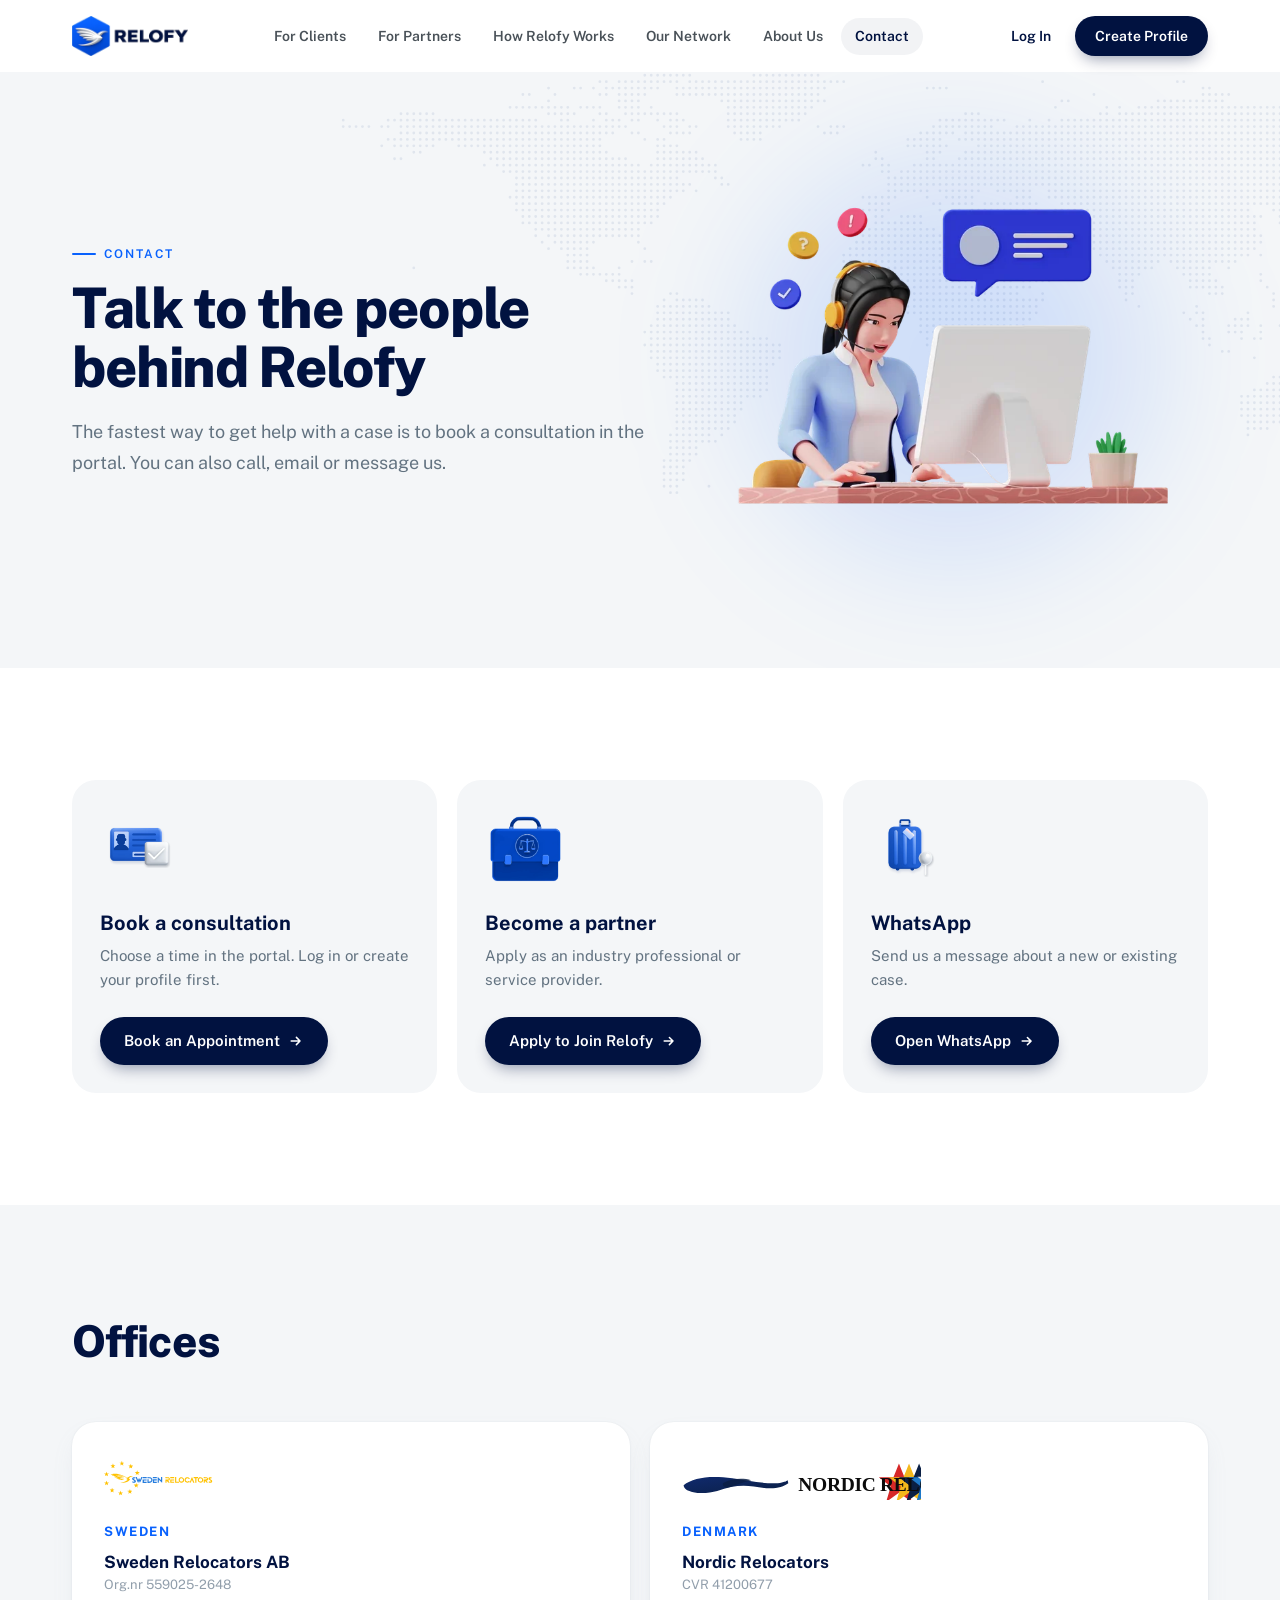
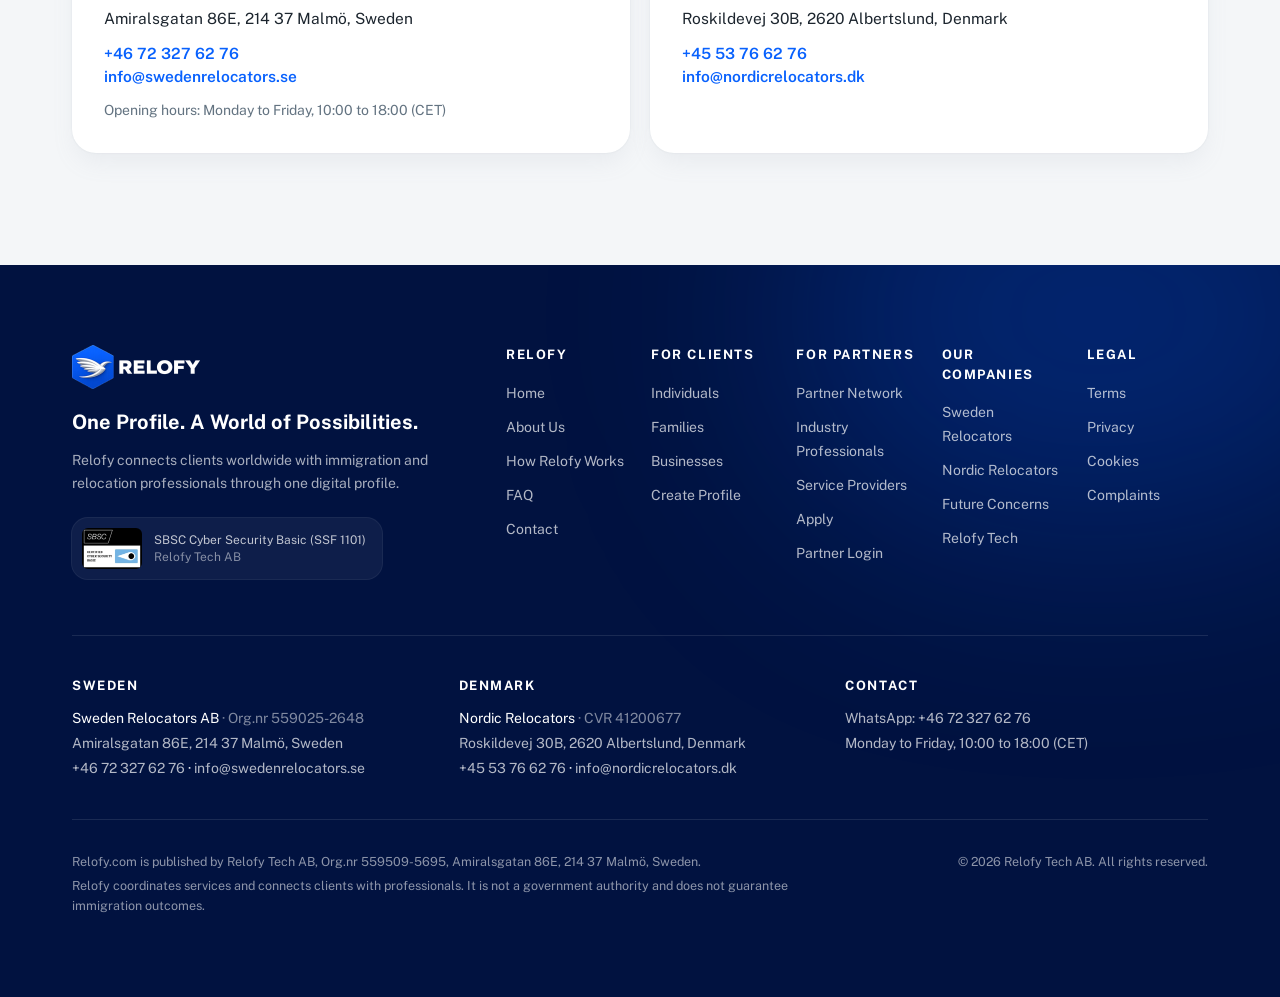
<file: contact/index.html>
<!DOCTYPE html><!--q58rFxs9zzglumJ2LudG5--><html lang="en"><head><meta charSet="utf-8"/><link rel="preconnect" href="/" crossorigin=""/><meta name="viewport" content="width=device-width, initial-scale=1"/><link rel="preload" as="image" href="/brand/relofy-logo-176.png"/><link rel="preload" href="/maps/world-dots.svg" as="image"/><link rel="preload" as="image" href="/img/people-support.webp"/><link rel="stylesheet" href="/_next/static/chunks/9854a5b32f59ee44.css" data-precedence="next"/><link rel="preload" as="script" fetchPriority="low" href="/_next/static/chunks/711d597b816a80c1.js"/><script src="/_next/static/chunks/236f7e5abd6f09ff.js" async=""></script><script src="/_next/static/chunks/d4b4a1ad90e2acdb.js" async=""></script><script src="/_next/static/chunks/24de5c848020e663.js" async=""></script><script src="/_next/static/chunks/turbopack-821b88e02b98bb36.js" async=""></script><script src="/_next/static/chunks/4cf11cb0bfa9869b.js" async=""></script><script src="/_next/static/chunks/ff1a16fafef87110.js" async=""></script><script src="/_next/static/chunks/7340adf74ff47ec0.js" async=""></script><script src="/_next/static/chunks/a492cba4ea49b337.js" async=""></script><meta name="next-size-adjust" content=""/><meta name="theme-color" content="#011240"/><title>Contact Relofy: Sweden and Denmark · Relofy</title><meta name="description" content="Contact Relofy in Malmö or Albertslund: book a consultation in the portal or reach us by phone, email or WhatsApp. Contact details for Sweden and Denmark."/><meta name="application-name" content="Relofy"/><link rel="manifest" href="/site.webmanifest"/><meta name="robots" content="index, follow"/><meta name="googlebot" content="index, follow, max-image-preview:large, max-snippet:-1"/><link rel="canonical" href="https://relofy.com/contact/"/><meta property="og:title" content="Contact Relofy: Sweden and Denmark"/><meta property="og:description" content="Contact Relofy in Malmö or Albertslund: book a consultation in the portal or reach us by phone, email or WhatsApp. Contact details for Sweden and Denmark."/><meta property="og:url" content="https://relofy.com/contact/"/><meta property="og:site_name" content="Relofy"/><meta property="og:image" content="https://relofy.com/og/relofy-og.png"/><meta property="og:image:width" content="1200"/><meta property="og:image:height" content="630"/><meta property="og:type" content="website"/><meta name="twitter:card" content="summary_large_image"/><meta name="twitter:title" content="Contact Relofy: Sweden and Denmark"/><meta name="twitter:description" content="Contact Relofy in Malmö or Albertslund: book a consultation in the portal or reach us by phone, email or WhatsApp. Contact details for Sweden and Denmark."/><meta name="twitter:image" content="https://relofy.com/og/relofy-og.png"/><link rel="icon" href="/favicon.ico" sizes="48x48"/><link rel="icon" href="/brand/icon-192.png" sizes="192x192" type="image/png"/><link rel="apple-touch-icon" href="/apple-touch-icon.png"/><script type="application/ld+json">[{"@context":"https://schema.org","@type":"Organization","@id":"https://relofy.com/#organization","name":"Relofy","legalName":"Relofy Tech AB","url":"https://relofy.com","logo":"https://relofy.com/brand/relofy-logo-352.png","slogan":"One Profile. A World of Possibilities.","description":"Relofy connects individuals, families, companies and professional partners through one digital profile for immigration, relocation and global mobility services.","identifier":{"@type":"PropertyValue","propertyID":"Organisationsnummer","value":"559509-5695"},"address":{"@type":"PostalAddress","streetAddress":"Amiralsgatan 86E","postalCode":"214 37","addressLocality":"Malmö","addressCountry":"SE"},"hasCredential":{"@type":"EducationalOccupationalCredential","name":"SBSC Cyber Security Basic (SSF 1101)","recognizedBy":{"@type":"Organization","name":"SBSC"}},"sameAs":["https://relofy.tech"],"subOrganization":[{"@type":"Organization","name":"Sweden Relocators AB","url":"https://swedenrelocators.se"},{"@type":"Organization","name":"Nordic Relocators","url":"https://nordicrelocators.dk"}],"contactPoint":[{"@type":"ContactPoint","contactType":"customer service","telephone":"+46723276276","email":"info@swedenrelocators.se","areaServed":"SE","availableLanguage":["English","Swedish","Urdu","Arabic"]},{"@type":"ContactPoint","contactType":"customer service","telephone":"+4553766276","email":"info@nordicrelocators.dk","areaServed":"DK","availableLanguage":["English","Danish"]}]},{"@context":"https://schema.org","@type":"WebSite","@id":"https://relofy.com/#website","url":"https://relofy.com","name":"Relofy","publisher":{"@id":"https://relofy.com/#organization"},"inLanguage":"en"}]</script><script src="/_next/static/chunks/a6dad97d9634a72d.js" noModule=""></script></head><body class="min-h-dvh bg-white"><div hidden=""><!--$--><!--/$--></div><header class="sticky top-0 z-50 transition-all duration-300 bg-white/0"><a href="#main" class="sr-only focus:not-sr-only focus:absolute focus:left-4 focus:top-3 focus:z-[60] focus:rounded-full focus:bg-navy focus:px-4 focus:py-2 focus:text-white">Skip to content</a><div class="mx-auto flex h-[72px] w-full max-w-[1200px] items-center justify-between gap-6 px-5 sm:px-8"><a class="flex shrink-0 items-center" aria-label="Relofy home" href="/"><img alt="Relofy" width="128" height="44" decoding="async" data-nimg="1" class="h-9 w-auto sm:h-10" style="color:transparent" src="/brand/relofy-logo-176.png"/></a><nav aria-label="Main" class="hidden items-center gap-1 xl:flex"><a class="rounded-full px-3.5 py-2 text-[14px] font-semibold transition-colors text-ink/80 hover:text-navy" href="/clients/">For Clients</a><a class="rounded-full px-3.5 py-2 text-[14px] font-semibold transition-colors text-ink/80 hover:text-navy" href="/partners/">For Partners</a><a class="rounded-full px-3.5 py-2 text-[14px] font-semibold transition-colors text-ink/80 hover:text-navy" href="/how-it-works/">How Relofy Works</a><a class="rounded-full px-3.5 py-2 text-[14px] font-semibold transition-colors text-ink/80 hover:text-navy" href="/network/">Our Network</a><a class="rounded-full px-3.5 py-2 text-[14px] font-semibold transition-colors text-ink/80 hover:text-navy" href="/about/">About Us</a><a aria-current="page" class="rounded-full px-3.5 py-2 text-[14px] font-semibold transition-colors bg-[rgba(145,158,171,0.12)] text-navy" href="/contact/">Contact</a></nav><div class="hidden items-center gap-2 xl:flex"><a href="https://portal.nordicrelocators.com/signin/" rel="noopener" class="rounded-full px-4 py-2 text-[14px] font-semibold text-navy hover:bg-[rgba(145,158,171,0.12)]">Log In</a><a href="https://portal.nordicrelocators.com/signup/?role=individual" rel="noopener" class="inline-flex h-10 items-center rounded-full bg-navy px-5 text-[14px] font-semibold text-white shadow-[0_8px_16px_-6px_rgba(1,18,64,0.45)] transition-colors hover:bg-navy-800">Create Profile</a></div><button type="button" aria-expanded="false" aria-controls="mobile-menu" aria-label="Open menu" class="relative flex h-11 w-11 items-center justify-center rounded-full text-navy hover:bg-[rgba(145,158,171,0.12)] xl:hidden"><span class="absolute h-[2px] w-5 rounded-full bg-current transition-all duration-300 -translate-y-[6px]"></span><span class="absolute h-[2px] w-5 rounded-full bg-current transition-all duration-300 "></span><span class="absolute h-[2px] w-5 rounded-full bg-current transition-all duration-300 translate-y-[6px]"></span></button></div><div id="mobile-menu" hidden="" class="h-[calc(100dvh-72px)] overflow-y-auto border-t border-line bg-white xl:hidden"><nav aria-label="Mobile" class="mx-auto flex max-w-[1200px] flex-col px-5 py-6 sm:px-8"><a class="border-b border-line py-4 text-[20px] font-bold text-navy" href="/">Home</a><a class="border-b border-line py-4 text-[20px] font-bold text-navy" href="/clients/">For Clients</a><a class="border-b border-line py-4 text-[20px] font-bold text-navy" href="/partners/">For Partners</a><a class="border-b border-line py-4 text-[20px] font-bold text-navy" href="/how-it-works/">How Relofy Works</a><a class="border-b border-line py-4 text-[20px] font-bold text-navy" href="/network/">Our Network</a><a class="border-b border-line py-4 text-[20px] font-bold text-navy" href="/about/">About Us</a><a aria-current="page" class="border-b border-line py-4 text-[20px] font-bold text-blue" href="/contact/">Contact</a><a class="border-b border-line py-4 text-[20px] font-bold text-navy" href="/faq/">FAQ</a><div class="mt-8 grid gap-3"><a href="https://portal.nordicrelocators.com/signup/?role=individual" rel="noopener" class="flex h-12 items-center justify-center rounded-full bg-navy text-[15px] font-semibold text-white">Create Profile</a><a href="https://portal.nordicrelocators.com/signin/" rel="noopener" class="flex h-12 items-center justify-center rounded-full text-[15px] font-semibold text-navy ring-1 ring-inset ring-[#c9d2de]">Log In</a></div></nav></div></header><main id="main"><section class="relative overflow-hidden bg-surface pb-16 pt-10 sm:pb-20 sm:pt-14"><img src="/maps/world-dots.svg" alt="" aria-hidden="true" class="pointer-events-none absolute -right-40 top-0 w-[1100px] max-w-none opacity-40"/><div class="mx-auto w-full max-w-[1200px] px-5 sm:px-8 relative"><div class="grid items-center gap-10 lg:grid-cols-[1.15fr_1fr]"><div class=""><p class="mb-4 inline-flex items-center gap-2 text-[12px] font-semibold uppercase tracking-[0.16em] text-blue"><span aria-hidden="true" class="h-[2px] w-6 rounded-full bg-blue"></span>Contact</p><h1 class="text-[36px] font-extrabold leading-[1.06] tracking-[-0.025em] text-navy sm:text-[48px] lg:text-[56px]">Talk to the people behind Relofy</h1><p class="text-[17px] leading-[1.7] sm:text-[18px] text-muted mt-5 max-w-2xl">The fastest way to get help with a case is to book a consultation in the portal. You can also call, email or message us.</p></div><div class="relative mx-auto w-full max-w-[460px]"><div aria-hidden="true" class="absolute inset-8 rounded-full bg-blue/15 blur-[70px]"></div><img alt="A customer support specialist ready to help." width="720" height="720" decoding="async" data-nimg="1" class="relative h-auto w-full rounded-[28px]" style="color:transparent" src="/img/people-support.webp"/></div></div></div></section><section class="bg-white py-20 sm:py-24 lg:py-28 "><div class="mx-auto w-full max-w-[1200px] px-5 sm:px-8 "><div class="grid gap-5 md:grid-cols-3"><div class="" style="opacity:0;transform:translateY(22px)"><div class="flex h-full flex-col rounded-[24px] bg-surface p-7"><img alt="" loading="lazy" width="200" height="200" decoding="async" data-nimg="1" class="h-20 w-auto self-start" style="color:transparent" src="/img/id-card-3d.webp"/><h2 class="mt-5 text-[20px] font-bold text-navy">Book a consultation</h2><p class="mt-1.5 flex-1 text-[15px] leading-relaxed text-muted">Choose a time in the portal. Log in or create your profile first.</p><div class="mt-6"><a href="https://portal.nordicrelocators.com/management/appointments/book/" class="group inline-flex h-12 items-center justify-center gap-2 rounded-full px-6 text-[15px] font-semibold leading-[1.71429] transition-all duration-200 bg-navy text-white hover:bg-navy-800 shadow-[0_8px_16px_-6px_rgba(1,18,64,0.45)] " rel="noopener">Book an Appointment<svg viewBox="0 0 20 20" fill="none" aria-hidden="true" class="h-4 w-4 transition-transform duration-200 group-hover:translate-x-0.5"><path d="M4 10h11m0 0-4.5-4.5M15 10l-4.5 4.5" stroke="currentColor" stroke-width="1.9" stroke-linecap="round" stroke-linejoin="round"></path></svg></a></div></div></div><div class="" style="opacity:0;transform:translateY(22px)"><div class="flex h-full flex-col rounded-[24px] bg-surface p-7"><img alt="" loading="lazy" width="200" height="200" decoding="async" data-nimg="1" class="h-20 w-auto self-start" style="color:transparent" src="/img/legal-3d.webp"/><h2 class="mt-5 text-[20px] font-bold text-navy">Become a partner</h2><p class="mt-1.5 flex-1 text-[15px] leading-relaxed text-muted">Apply as an industry professional or service provider.</p><div class="mt-6"><a href="https://portal.nordicrelocators.com/partner-signup/" class="group inline-flex h-12 items-center justify-center gap-2 rounded-full px-6 text-[15px] font-semibold leading-[1.71429] transition-all duration-200 bg-navy text-white hover:bg-navy-800 shadow-[0_8px_16px_-6px_rgba(1,18,64,0.45)] " rel="noopener">Apply to Join Relofy<svg viewBox="0 0 20 20" fill="none" aria-hidden="true" class="h-4 w-4 transition-transform duration-200 group-hover:translate-x-0.5"><path d="M4 10h11m0 0-4.5-4.5M15 10l-4.5 4.5" stroke="currentColor" stroke-width="1.9" stroke-linecap="round" stroke-linejoin="round"></path></svg></a></div></div></div><div class="" style="opacity:0;transform:translateY(22px)"><div class="flex h-full flex-col rounded-[24px] bg-surface p-7"><img alt="" loading="lazy" width="200" height="200" decoding="async" data-nimg="1" class="h-20 w-auto self-start" style="color:transparent" src="/img/suitcase-3d.webp"/><h2 class="mt-5 text-[20px] font-bold text-navy">WhatsApp</h2><p class="mt-1.5 flex-1 text-[15px] leading-relaxed text-muted">Send us a message about a new or existing case.</p><div class="mt-6"><a href="https://wa.me/46723276276" class="group inline-flex h-12 items-center justify-center gap-2 rounded-full px-6 text-[15px] font-semibold leading-[1.71429] transition-all duration-200 bg-navy text-white hover:bg-navy-800 shadow-[0_8px_16px_-6px_rgba(1,18,64,0.45)] " rel="noopener">Open WhatsApp<svg viewBox="0 0 20 20" fill="none" aria-hidden="true" class="h-4 w-4 transition-transform duration-200 group-hover:translate-x-0.5"><path d="M4 10h11m0 0-4.5-4.5M15 10l-4.5 4.5" stroke="currentColor" stroke-width="1.9" stroke-linecap="round" stroke-linejoin="round"></path></svg></a></div></div></div></div></div></section><section class="bg-surface py-20 sm:py-24 lg:py-28 "><div class="mx-auto w-full max-w-[1200px] px-5 sm:px-8 "><div class="mb-12 max-w-3xl sm:mb-14 "><h2 class="text-[30px] font-extrabold leading-[1.12] tracking-[-0.02em] sm:text-[38px] lg:text-[44px] text-navy ">Offices</h2></div><div class="grid gap-5 md:grid-cols-2"><address class="rounded-[24px] bg-white p-7 not-italic shadow-card sm:p-8"><div class="flex h-12 items-center"><img alt="Sweden Relocators" loading="lazy" width="168" height="54" decoding="async" data-nimg="1" class="h-auto max-h-11 w-auto" style="color:transparent" src="/logos/sweden-relocators.svg"/></div><p class="mt-5 text-[13px] font-bold uppercase tracking-[0.12em] text-blue">Sweden</p><p class="mt-2 text-[17px] font-bold text-navy">Sweden Relocators AB</p><p class="text-[13px] text-subtle">Org.nr 559025-2648</p><p class="mt-3 text-[15.5px] text-ink">Amiralsgatan 86E, 214 37 Malmö, Sweden</p><p class="mt-3 text-[15.5px]"><a href="tel:+46723276276" class="font-semibold text-blue hover:underline">+46 72 327 62 76</a></p><p class="text-[15.5px]"><a href="mailto:info@swedenrelocators.se" class="font-semibold text-blue hover:underline">info@swedenrelocators.se</a></p><p class="mt-3 text-[14px] text-muted">Opening hours<!-- -->: <!-- -->Monday to Friday, 10:00 to 18:00 (CET)</p></address><address class="rounded-[24px] bg-white p-7 not-italic shadow-card sm:p-8"><div class="flex h-12 items-center"><img alt="Nordic Relocators" loading="lazy" width="206" height="38" decoding="async" data-nimg="1" class="h-auto max-h-11 w-auto" style="color:transparent" src="/logos/nordic-relocators.svg"/></div><p class="mt-5 text-[13px] font-bold uppercase tracking-[0.12em] text-blue">Denmark</p><p class="mt-2 text-[17px] font-bold text-navy">Nordic Relocators</p><p class="text-[13px] text-subtle">CVR 41200677</p><p class="mt-3 text-[15.5px] text-ink">Roskildevej 30B, 2620 Albertslund, Denmark</p><p class="mt-3 text-[15.5px]"><a href="tel:+4553766276" class="font-semibold text-blue hover:underline">+45 53 76 62 76</a></p><p class="text-[15.5px]"><a href="mailto:info@nordicrelocators.dk" class="font-semibold text-blue hover:underline">info@nordicrelocators.dk</a></p></address></div></div></section><!--$--><!--/$--></main><footer class="relative overflow-hidden bg-navy text-white"><div aria-hidden="true" class="pointer-events-none absolute -top-40 right-[-10%] h-[420px] w-[620px] rounded-full bg-blue/25 blur-[120px]"></div><div class="mx-auto w-full max-w-[1200px] px-5 sm:px-8 relative py-16 sm:py-20"><div class="grid gap-12 lg:grid-cols-[1.1fr_2fr]"><div><img alt="Relofy" loading="lazy" width="140" height="48" decoding="async" data-nimg="1" class="h-11 w-auto" style="color:transparent" src="/brand/relofy-logo-white-176.png"/><p class="mt-5 text-[20px] font-bold leading-snug">One Profile. A World of Possibilities.</p><p class="mt-3 max-w-sm text-[14px] leading-relaxed text-white/65">Relofy connects clients worldwide with immigration and relocation professionals through one digital profile.</p><a href="/logos/sbsc-certificate-relofy-tech.pdf" class="mt-6 inline-flex items-center gap-3 rounded-2xl bg-white/5 p-2.5 pr-4 ring-1 ring-white/10 transition hover:bg-white/10"><img alt="" loading="lazy" width="60" height="41" decoding="async" data-nimg="1" class="h-[41px] w-auto rounded-md bg-white" style="color:transparent" src="/logos/sbsc-badge.webp"/><span class="text-[12px] leading-snug text-white/75">SBSC Cyber Security Basic (SSF 1101)<br/><span class="text-white/50">Relofy Tech AB</span></span></a></div><div class="grid grid-cols-2 gap-x-6 gap-y-10 sm:grid-cols-3 lg:grid-cols-5"><div><p class="mb-4 text-[13px] font-bold uppercase tracking-[0.12em] text-white">Relofy</p><ul class="space-y-2.5"><li><a class="text-[14px] text-white/70 transition-colors hover:text-white" href="/">Home</a></li><li><a class="text-[14px] text-white/70 transition-colors hover:text-white" href="/about/">About Us</a></li><li><a class="text-[14px] text-white/70 transition-colors hover:text-white" href="/how-it-works/">How Relofy Works</a></li><li><a class="text-[14px] text-white/70 transition-colors hover:text-white" href="/faq/">FAQ</a></li><li><a class="text-[14px] text-white/70 transition-colors hover:text-white" href="/contact/">Contact</a></li></ul></div><div><p class="mb-4 text-[13px] font-bold uppercase tracking-[0.12em] text-white">For Clients</p><ul class="space-y-2.5"><li><a class="text-[14px] text-white/70 transition-colors hover:text-white" href="/clients/#individuals">Individuals</a></li><li><a class="text-[14px] text-white/70 transition-colors hover:text-white" href="/clients/#families">Families</a></li><li><a class="text-[14px] text-white/70 transition-colors hover:text-white" href="/clients/#businesses">Businesses</a></li><li><a href="https://portal.nordicrelocators.com/signup/?role=individual" rel="noopener" class="text-[14px] text-white/70 transition-colors hover:text-white">Create Profile</a></li></ul></div><div><p class="mb-4 text-[13px] font-bold uppercase tracking-[0.12em] text-white">For Partners</p><ul class="space-y-2.5"><li><a class="text-[14px] text-white/70 transition-colors hover:text-white" href="/partners/">Partner Network</a></li><li><a class="text-[14px] text-white/70 transition-colors hover:text-white" href="/partners/#professionals">Industry Professionals</a></li><li><a class="text-[14px] text-white/70 transition-colors hover:text-white" href="/partners/#providers">Service Providers</a></li><li><a href="https://portal.nordicrelocators.com/partner-signup/" rel="noopener" class="text-[14px] text-white/70 transition-colors hover:text-white">Apply</a></li><li><a href="https://portal.nordicrelocators.com/signin/" rel="noopener" class="text-[14px] text-white/70 transition-colors hover:text-white">Partner Login</a></li></ul></div><div><p class="mb-4 text-[13px] font-bold uppercase tracking-[0.12em] text-white">Our Companies</p><ul class="space-y-2.5"><li><a href="https://swedenrelocators.se" rel="noopener" class="text-[14px] text-white/70 transition-colors hover:text-white">Sweden Relocators</a></li><li><a href="https://nordicrelocators.dk" rel="noopener" class="text-[14px] text-white/70 transition-colors hover:text-white">Nordic Relocators</a></li><li><a href="https://futureconcerns.eu" rel="noopener" class="text-[14px] text-white/70 transition-colors hover:text-white">Future Concerns</a></li><li><a href="https://relofy.tech" rel="noopener" class="text-[14px] text-white/70 transition-colors hover:text-white">Relofy Tech</a></li></ul></div><div><p class="mb-4 text-[13px] font-bold uppercase tracking-[0.12em] text-white">Legal</p><ul class="space-y-2.5"><li><a class="text-[14px] text-white/70 transition-colors hover:text-white" href="/terms/">Terms</a></li><li><a class="text-[14px] text-white/70 transition-colors hover:text-white" href="/privacy/">Privacy</a></li><li><a class="text-[14px] text-white/70 transition-colors hover:text-white" href="/cookies/">Cookies</a></li><li><a class="text-[14px] text-white/70 transition-colors hover:text-white" href="/complaints/">Complaints</a></li></ul></div></div></div><div class="mt-14 grid gap-6 border-t border-white/10 pt-10 sm:grid-cols-2 lg:grid-cols-3"><address class="not-italic"><p class="text-[13px] font-bold uppercase tracking-[0.12em]">Sweden</p><p class="mt-3 text-[14px] text-white">Sweden Relocators AB<!-- --> <span class="text-white/50">· <!-- -->Org.nr 559025-2648</span></p><p class="mt-1 text-[14px] text-white/70">Amiralsgatan 86E, 214 37 Malmö, Sweden</p><p class="mt-1 text-[14px]"><a href="tel:+46723276276" class="text-white/70 hover:text-white">+46 72 327 62 76</a> · <a href="mailto:info@swedenrelocators.se" class="text-white/70 hover:text-white">info@swedenrelocators.se</a></p></address><address class="not-italic"><p class="text-[13px] font-bold uppercase tracking-[0.12em]">Denmark</p><p class="mt-3 text-[14px] text-white">Nordic Relocators<!-- --> <span class="text-white/50">· <!-- -->CVR 41200677</span></p><p class="mt-1 text-[14px] text-white/70">Roskildevej 30B, 2620 Albertslund, Denmark</p><p class="mt-1 text-[14px]"><a href="tel:+4553766276" class="text-white/70 hover:text-white">+45 53 76 62 76</a> · <a href="mailto:info@nordicrelocators.dk" class="text-white/70 hover:text-white">info@nordicrelocators.dk</a></p></address><div><p class="text-[13px] font-bold uppercase tracking-[0.12em]">Contact</p><p class="mt-3 text-[14px] text-white/70">WhatsApp: <a href="https://wa.me/46723276276" rel="noopener" class="hover:text-white">+46 72 327 62 76</a></p><p class="mt-1 text-[14px] text-white/70">Monday to Friday, 10:00 to 18:00 (CET)</p></div></div><div class="mt-10 flex flex-col gap-3 border-t border-white/10 pt-8 text-[12.5px] leading-relaxed text-white/55 lg:flex-row lg:items-start lg:justify-between"><div class="max-w-3xl space-y-1"><p>Relofy.com is published by Relofy Tech AB, Org.nr 559509-5695, Amiralsgatan 86E, 214 37 Malmö, Sweden.</p><p>Relofy coordinates services and connects clients with professionals. It is not a government authority and does not guarantee immigration outcomes.</p></div><div class="flex shrink-0 items-center gap-4"><p>© <!-- -->2026<!-- --> Relofy Tech AB. <!-- -->All rights reserved.</p></div></div></div></footer><script src="/_next/static/chunks/711d597b816a80c1.js" id="_R_" async=""></script><script>(self.__next_f=self.__next_f||[]).push([0])</script><script>self.__next_f.push([1,"1:\"$Sreact.fragment\"\n3:I[70119,[\"/_next/static/chunks/4cf11cb0bfa9869b.js\"],\"default\"]\na:I[68027,[\"/_next/static/chunks/ff1a16fafef87110.js\",\"/_next/static/chunks/7340adf74ff47ec0.js\"],\"default\"]\n:HL[\"/_next/static/chunks/9854a5b32f59ee44.css\",\"style\"]\n:HC[\"/\",\"\"]\n2:T68f,"])</script><script>self.__next_f.push([1,"[{\"@context\":\"https://schema.org\",\"@type\":\"Organization\",\"@id\":\"https://relofy.com/#organization\",\"name\":\"Relofy\",\"legalName\":\"Relofy Tech AB\",\"url\":\"https://relofy.com\",\"logo\":\"https://relofy.com/brand/relofy-logo-352.png\",\"slogan\":\"One Profile. A World of Possibilities.\",\"description\":\"Relofy connects individuals, families, companies and professional partners through one digital profile for immigration, relocation and global mobility services.\",\"identifier\":{\"@type\":\"PropertyValue\",\"propertyID\":\"Organisationsnummer\",\"value\":\"559509-5695\"},\"address\":{\"@type\":\"PostalAddress\",\"streetAddress\":\"Amiralsgatan 86E\",\"postalCode\":\"214 37\",\"addressLocality\":\"Malmö\",\"addressCountry\":\"SE\"},\"hasCredential\":{\"@type\":\"EducationalOccupationalCredential\",\"name\":\"SBSC Cyber Security Basic (SSF 1101)\",\"recognizedBy\":{\"@type\":\"Organization\",\"name\":\"SBSC\"}},\"sameAs\":[\"https://relofy.tech\"],\"subOrganization\":[{\"@type\":\"Organization\",\"name\":\"Sweden Relocators AB\",\"url\":\"https://swedenrelocators.se\"},{\"@type\":\"Organization\",\"name\":\"Nordic Relocators\",\"url\":\"https://nordicrelocators.dk\"}],\"contactPoint\":[{\"@type\":\"ContactPoint\",\"contactType\":\"customer service\",\"telephone\":\"+46723276276\",\"email\":\"info@swedenrelocators.se\",\"areaServed\":\"SE\",\"availableLanguage\":[\"English\",\"Swedish\",\"Urdu\",\"Arabic\"]},{\"@type\":\"ContactPoint\",\"contactType\":\"customer service\",\"telephone\":\"+4553766276\",\"email\":\"info@nordicrelocators.dk\",\"areaServed\":\"DK\",\"availableLanguage\":[\"English\",\"Danish\"]}]},{\"@context\":\"https://schema.org\",\"@type\":\"WebSite\",\"@id\":\"https://relofy.com/#website\",\"url\":\"https://relofy.com\",\"name\":\"Relofy\",\"publisher\":{\"@id\":\"https://relofy.com/#organization\"},\"inLanguage\":\"en\"}]"])</script><script>self.__next_f.push([1,"0:{\"P\":null,\"b\":\"q58rFxs9zzglumJ2LudG5\",\"c\":[\"\",\"contact\",\"\"],\"q\":\"\",\"i\":false,\"f\":[[[\"\",{\"children\":[\"contact\",{\"children\":[\"__PAGE__\",{}]}]},\"$undefined\",\"$undefined\",true],[[\"$\",\"$1\",\"c\",{\"children\":[[[\"$\",\"link\",\"0\",{\"rel\":\"stylesheet\",\"href\":\"/_next/static/chunks/9854a5b32f59ee44.css\",\"precedence\":\"next\",\"crossOrigin\":\"$undefined\",\"nonce\":\"$undefined\"}],[\"$\",\"script\",\"script-0\",{\"src\":\"/_next/static/chunks/4cf11cb0bfa9869b.js\",\"async\":true,\"nonce\":\"$undefined\"}]],[\"$\",\"html\",null,{\"lang\":\"en\",\"children\":[[\"$\",\"head\",null,{\"children\":[\"$\",\"script\",null,{\"type\":\"application/ld+json\",\"dangerouslySetInnerHTML\":{\"__html\":\"$2\"}}]}],[\"$\",\"body\",null,{\"className\":\"min-h-dvh bg-white\",\"children\":[[\"$\",\"$L3\",null,{\"t\":{\"locale\":\"en\",\"meta\":{\"titleTemplate\":\"%s · Relofy\",\"defaultTitle\":\"Relofy: One Profile for Relocation, Immigration and Global Mobility\",\"defaultDescription\":\"Relofy connects individuals, families, companies and professional partners through one digital profile for immigration, relocation and global mobility services.\"},\"nav\":{\"home\":\"Home\",\"clients\":\"For Clients\",\"partners\":\"For Partners\",\"how\":\"How Relofy Works\",\"network\":\"Our Network\",\"about\":\"About Us\",\"contact\":\"Contact\",\"faq\":\"FAQ\",\"login\":\"Log In\",\"createProfile\":\"Create Profile\",\"menu\":\"Open menu\",\"close\":\"Close menu\",\"skip\":\"Skip to content\"},\"common\":{\"createProfile\":\"Create Your Profile\",\"bookAppointment\":\"Book an Appointment\",\"becomePartner\":\"Become a Partner\",\"partnerLogin\":\"Partner Login\",\"login\":\"Log In\",\"howItWorks\":\"How Relofy Works\",\"watch\":\"Play film\",\"filmNote\":\"Film with music and on-screen text. Press play to watch.\",\"filmSoon\":\"Film coming soon\",\"filmBySweden\":\"Film by Sweden Relocators, the Swedish company in the Relofy network.\",\"learnMore\":\"Learn more\",\"opensPortal\":\"opens the Relofy portal\",\"illustrative\":\"Illustrative example, not a statement of current service availability.\"},\"home\":{\"hero\":{\"eyebrow\":\"Relofy · One Profile. Global Mobility.\",\"title\":\"Relocate from Anywhere to Anywhere.\",\"subtitle\":\"One digital profile connects you to immigration, relocation and global mobility services across borders. Wherever life takes you, Relofy helps you find the right professional support.\",\"primary\":\"Create Your Profile\",\"secondary\":\"How Relofy Works\",\"trust\":\"Built on the platform already used by Sweden Relocators and Nordic Relocators clients.\",\"card\":{\"title\":\"Your Relofy profile\",\"subtitle\":\"Travels with you\",\"rows\":[\"Family members linked\",\"Immigration history saved\",\"Documents in one place\"],\"destination\":\"Next destination\"},\"mapLabel\":\"An illustrative route on a world map: Lahore to Stockholm, Copenhagen and Toronto.\"},\"audiences\":{\"title\":\"Two ways into Relofy\",\"clients\":{\"label\":\"I'm relocating\",\"audience\":\"For individuals, families and businesses\",\"title\":\"Your Next Destination Starts Here.\",\"text\":\"Whether you are relocating for work, family, education, business or a new opportunity, Relofy connects you with the right professionals through one digital platform.\",\"tagline\":\"One profile. Multiple countries. Long-term support.\",\"cta\":\"Explore Relofy for Clients\",\"cta2\":\"Create Your Profile\"},\"partners\":{\"label\":\"I'm a professional partner\",\"audience\":\"For immigration professionals and relocation service providers\",\"title\":\"Your Expertise. A Global Network.\",\"text\":\"Join an international network of immigration professionals and relocation service providers. Connect with qualified opportunities, collaborate across borders and grow your business through Relofy.\",\"tagline\":\"More connections. More opportunities. One professional network.\",\"cta\":\"Explore Relofy for Partners\",\"cta2\":\"Become a Partner\"}},\"problem\":{\"eyebrow\":\"The problem we solve\",\"title\":\"Moving Countries Shouldn't Mean Starting Over.\",\"before\":{\"title\":\"The usual way\",\"text\":\"Every move starts from zero: new consultants, new accounts and the same documents uploaded again.\",\"items\":[\"Immigration consultant\",\"Lawyer\",\"Housing agent\",\"Moving company\",\"New account\",\"Same documents again\"]},\"after\":{\"title\":\"The Relofy way\",\"text\":\"One profile, connected services and a team that coordinates the professionals for you, now and for your next relocation.\",\"items\":[\"One profile\",\"Connected services\",\"Professional coordination\",\"Ready for the next move\"]}},\"journey\":{\"eyebrow\":\"One profile, multiple destinations\",\"title\":\"The client changes countries, not platforms.\",\"text\":\"Your Relofy account and relevant history stay with you. Each new destination gets its own assessment and the services that fit it.\",\"stops\":[{\"code\":\"PK\",\"country\":\"Pakistan\",\"label\":\"Profile created\",\"detail\":\"Family, education and immigration history added once.\"},{\"code\":\"SE\",\"country\":\"Sweden\",\"label\":\"First relocation\",\"detail\":\"Assessment, permit and settling in, coordinated by our Swedish team.\"},{\"code\":\"DK\",\"country\":\"Denmark\",\"label\":\"Next move\",\"detail\":\"A new assessment for Denmark, with the profile already in place.\"},{\"code\":\"CA\",\"country\":\"Canada\",\"label\":\"Future destination\",\"detail\":\"Handled through an approved independent partner in the network.\"}],\"note\":\"Illustrative journey. It does not describe current service availability in every country.\"},\"steps\":{\"eyebrow\":\"How it works\",\"title\":\"Six steps from first profile to your next relocation\",\"items\":[{\"title\":\"Create your digital profile\",\"text\":\"Sign up once in the Relofy portal.\"},{\"title\":\"Add your family and immigration history\",\"text\":\"Co-applicants, previous permits and documents in one place.\"},{\"title\":\"Book an appointment\",\"text\":\"Choose a consultation time that suits you.\"},{\"title\":\"Discuss your background, goals and challenges\",\"text\":\"We listen first, then explain the realistic options.\"},{\"title\":\"Connect with the right team or approved partner\",\"text\":\"Our Nordic teams or a vetted partner in your destination.\"},{\"title\":\"Manage your services and future relocations\",\"text\":\"Follow your case, documents and invoices, and come back for the next move.\"}]},\"services\":{\"eyebrow\":\"Global services\",\"title\":\"Everything a relocation needs, coordinated through one profile\",\"text\":\"Choose a service to start in the portal. Sweden and Denmark are handled by our Nordic operations; other destinations through approved partners.\",\"items\":[{\"key\":\"immigration\",\"title\":\"Immigration \u0026 Residence Permits\",\"text\":\"Work, family, study and residence permits, extensions and appeals.\",\"href\":\"https://portal.nordicrelocators.com/pre-assessment-and-guide/assessment/\",\"img\":\"/img/id-card-3d.webp\"},{\"key\":\"relocation\",\"title\":\"International Relocation\",\"text\":\"A planned move from your current country to the next, step by step.\",\"href\":\"/clients/\",\"img\":\"/img/globe-plane-3d.webp\"},{\"key\":\"corporate\",\"title\":\"Corporate Mobility\",\"text\":\"Employee relocation and immigration managed from one company account.\",\"href\":\"https://portal.nordicrelocators.com/signup/?role=corporate\",\"img\":\"/img/briefcase-globe-3d.webp\"},{\"key\":\"recruitment\",\"title\":\"Recruitment \u0026 Manpower\",\"text\":\"International talent and job opportunities through the group.\",\"href\":\"https://portal.nordicrelocators.com/manpower-solutions/jobs/\",\"img\":\"/img/assessment-3d.webp\"},{\"key\":\"housing\",\"title\":\"Housing \u0026 Destination Services\",\"text\":\"Short stays, long-term rentals and help settling into a new city.\",\"href\":\"https://portal.nordicrelocators.com/property-management/housing/\",\"img\":\"/img/house-3d.webp\"},{\"key\":\"legal\",\"title\":\"Legal \u0026 Professional Referrals\",\"text\":\"Consultations and referrals to qualified professionals when a case needs them.\",\"href\":\"https://portal.nordicrelocators.com/management/appointments/book/\",\"img\":\"/img/legal-3d.webp\"},{\"key\":\"logistics\",\"title\":\"Logistics \u0026 Moving\",\"text\":\"Moving companies, pet relocation and insurance through approved providers.\",\"href\":\"https://portal.nordicrelocators.com/external-relocation-services/send-request/\",\"img\":\"/img/suitcase-3d.webp\"},{\"key\":\"business\",\"title\":\"Business \u0026 Investment Support\",\"text\":\"Company registration, business permits and investment routes.\",\"href\":\"https://portal.nordicrelocators.com/business-solutions/business/\",\"img\":\"/img/cities-3d.webp\"}]},\"network\":{\"eyebrow\":\"Our network\",\"title\":\"Established Nordic companies behind a global platform\",\"text\":\"Relofy grew out of real relocation work. Our Nordic companies handle Sweden and Denmark directly, and approved independent partners extend the network to other countries.\",\"cards\":{\"sweden\":\"Swedish immigration and relocation services.\",\"denmark\":\"Danish immigration and relocation services.\",\"partners\":\"International professional and service-provider connections.\",\"partnersTitle\":\"Relofy Partner Network\"},\"cta\":\"Explore the network\"},\"clientFilm\":{\"eyebrow\":\"Introducing Relofy\",\"title\":\"Your destination changes. Your profile stays.\",\"text\":\"One secure profile, the right professionals and every destination. See in about a minute how one profile carries you from the first consultation to settling in, and onwards to your next move.\"},\"partnerPreview\":{\"eyebrow\":\"Partner network\",\"title\":\"Bring opportunities. Receive opportunities.\",\"text\":\"Approved professionals and service providers work through the same portal. A partner can introduce a client who needs help in another country, and an approved partner there handles the work.\",\"points\":[\"Structured case referrals\",\"Referral attribution under the partner terms\",\"Assignments and quotes in one dashboard\",\"Training through the Partner Academy\"],\"cta\":\"Discover the Partner Network\",\"imageAlt\":\"The Relofy portal: how a partner case moves from sign-up to assignment and completion.\"},\"final\":{\"title\":\"Your Next Destination Is Just the Beginning.\",\"text\":\"Create your profile today and keep it for every move that follows.\",\"primary\":\"Create Your Profile\",\"secondary\":\"Book an Appointment\"}},\"clients\":{\"meta\":{\"title\":\"For Clients: One Profile for Every Relocation\",\"description\":\"Create one Relofy profile for yourself, your family or your company: book a consultation, connect with professionals and manage every relocation in one portal.\"},\"hero\":{\"eyebrow\":\"For clients\",\"title\":\"Your Global Relocation Journey. One Digital Profile.\",\"text\":\"Relofy brings individuals, families and companies together with the right immigration and relocation professionals, in one secure portal that stays with you after the first move.\"},\"groups\":{\"title\":\"Who Relofy is for\",\"items\":[{\"key\":\"individuals\",\"title\":\"Individuals\",\"text\":\"People relocating for employment, education, business, family or another permitted immigration purpose.\",\"img\":\"/img/pin-3d.webp\"},{\"key\":\"families\",\"title\":\"Families\",\"text\":\"Add co-applicants and family information once, so family-related immigration and relocation services are coordinated together.\",\"img\":\"/img/family-3d.webp\"},{\"key\":\"businesses\",\"title\":\"Corporate clients\",\"text\":\"Companies manage employee relocation and immigration requirements through the existing corporate portal.\",\"img\":\"/img/people-data.webp\"}]},\"benefits\":{\"eyebrow\":\"What you get\",\"title\":\"One account that grows with you\",\"items\":[\"Create one account\",\"Keep your relevant immigration history\",\"Add family members\",\"Book consultations\",\"Reach professionals in different destinations\",\"Manage service requests\",\"Upload and organise documents\",\"Communicate through the portal\",\"See invoices and case updates\",\"Come back for future relocations\"],\"imageAlt\":\"A 3D safe: documents stored securely in your profile.\"},\"consultation\":{\"eyebrow\":\"Our core process\",\"title\":\"Every case starts with a consultation\",\"text\":\"Before anything is filed or booked, we take the time to understand the whole picture.\",\"steps\":[{\"title\":\"Background\",\"text\":\"We review your nationality, current residence, immigration history, family circumstances and relevant professional background.\"},{\"title\":\"Goals \u0026 Current Issues\",\"text\":\"We identify the intended destination, the purpose of the move, current difficulties, deadlines and practical needs.\"},{\"title\":\"Solutions\",\"text\":\"We explain the relevant pathways, professional service options, possible requirements and next steps.\"}],\"after\":\"After the consultation, suitable cases are handled by our own teams or coordinated with an approved partner.\",\"imageAlt\":\"Two consultants reviewing a client case together.\"},\"film\":{\"eyebrow\":\"Client film\",\"title\":\"See the client journey\",\"text\":\"A short film about the services clients use through the portal, from permits and family to housing and settling in.\"},\"corporate\":{\"eyebrow\":\"For companies\",\"title\":\"International workforce mobility from one company account\",\"text\":\"HR teams add employees, follow each case and see documents, appointments and invoices in the corporate dashboard, while every relocating employee gets a personal profile.\",\"cta\":\"Create a company account\"},\"cta\":{\"title\":\"Ready when you are\",\"text\":\"Create your profile, book your consultation, or log in if you already have an account.\",\"primary\":\"Create Your Profile\",\"secondary\":\"Book Your Consultation\",\"tertiary\":\"Already have an account? Log in\"}},\"partners\":{\"meta\":{\"title\":\"For Partners: Join the Relofy Partner Network\",\"description\":\"Immigration professionals and relocation service providers: join the Relofy network, receive structured referrals, collaborate across borders and grow through one portal.\"},\"hero\":{\"eyebrow\":\"For partners\",\"title\":\"Local Expertise. Global Opportunities.\",\"text\":\"Join Relofy and connect your professional services with clients and business opportunities across borders.\"},\"categories\":{\"title\":\"Two partner categories, one workflow\",\"items\":[{\"key\":\"professionals\",\"title\":\"Industry Professionals\",\"audience\":\"Immigration advisers, law firms, global mobility consultants and other specialist professionals.\",\"text\":\"Approved professionals may receive qualified cases, handle assigned professional work, communicate through the portal and take part in the referral network.\",\"img\":\"/img/people-professional.webp\"},{\"key\":\"providers\",\"title\":\"Service Providers\",\"audience\":\"Logistics, housing, destination services, pet relocation, insurance-related referrals and other practical service companies.\",\"text\":\"Approved service providers may receive service requests, prepare quotations and deliver the agreed services.\",\"img\":\"/img/insurance-3d.webp\"}]},\"b2b\":{\"eyebrow\":\"The Relofy B2B network\",\"title\":\"Partners bring opportunities and receive them\",\"text\":\"A partner may introduce a client who needs immigration services in another country. An approved professional in the destination handles the assignment, and other providers may deliver additional relocation services.\",\"nodes\":{\"referrer\":\"Referring partner\",\"referrerNote\":\"Introduces the client\",\"relofy\":\"Relofy\",\"relofyNote\":\"Coordinates the case\",\"processor\":\"Processing professional\",\"processorNote\":\"Handles the assignment\",\"providers\":\"Service providers\",\"providersNote\":\"Housing, moving, insurance\"},\"flows\":{\"referral\":\"Referral attribution\",\"fee\":\"Service fee\",\"request\":\"Service requests\"},\"notes\":[\"The referring partner keeps referral attribution under the agreed partner terms.\",\"The processing partner is paid for the work performed.\",\"Referral commissions and service fees are separate commercial arrangements.\"]},\"benefits\":{\"eyebrow\":\"Partner benefits\",\"title\":\"Why professionals join\",\"items\":[\"International client opportunities\",\"Professional collaboration\",\"Structured case referrals\",\"Cross-border service opportunities\",\"Long-term referral relationships\",\"A dedicated partner dashboard\",\"Service and country management\",\"The Partner Academy\",\"Approved assignment management\",\"Room to grow with the network\"],\"imageAlt\":\"A professional celebrating a successful collaboration.\",\"note\":\"Relofy does not promise earnings, referral volumes or commission rates. Commercial terms are agreed in the partner agreement.\"},\"onboarding\":{\"eyebrow\":\"Partner onboarding\",\"title\":\"From application to your partner dashboard\",\"text\":\"Every application is reviewed before approval, so clients can trust the professionals they meet through Relofy.\",\"steps\":[\"Apply\",\"Verification\",\"Agreement\",\"Approval\",\"Training\",\"Partner Dashboard\"],\"details\":[\"Choose your partner category and services in the portal.\",\"We check your company and professional details.\",\"You sign the B2B partner agreement.\",\"Your profile, services and countries are approved.\",\"You complete the Partner Academy modules.\",\"You receive assignments and requests in your dashboard.\"],\"imageAlt\":\"The partner sign-up screen in the Relofy portal, where you choose Industry Professional or Service Provider.\"},\"academy\":{\"eyebrow\":\"Partner Academy\",\"title\":\"Training and assessments inside the portal\",\"text\":\"Approved partners get access to training and assessments through the existing portal, so every partner works to the same standard and knows how cases move through the platform.\"},\"film\":{\"eyebrow\":\"Partner film\",\"title\":\"Bring opportunities. Receive opportunities. Grow together.\",\"text\":\"Two ways to partner, clients who arrive prepared, referrals across borders and one partner portal. See how the Relofy Partner Network works in under a minute and a half.\"},\"cta\":{\"title\":\"Grow with the Relofy network\",\"text\":\"Apply in the portal. We review every application and get back to you with the next steps.\",\"primary\":\"Apply to Join Relofy\",\"secondary\":\"Partner Login\"}},\"how\":{\"meta\":{\"title\":\"How Relofy Works: One Profile, Connected Services\",\"description\":\"How Relofy works for clients and partners: create one profile, book a consultation, connect with the right team or approved partner and manage future relocations.\"},\"hero\":{\"eyebrow\":\"How Relofy works\",\"title\":\"One profile. A coordinated service journey.\",\"text\":\"Relofy connects you with appropriate professionals and coordinates your service journey. It does not replace government immigration systems or guarantee immigration outcomes.\"},\"journey\":{\"title\":\"The client journey, step by step\",\"steps\":[{\"title\":\"Create your digital profile\",\"text\":\"Sign up in the portal as an individual or a company. Your profile is the base for every service you use later.\"},{\"title\":\"Add family and immigration history\",\"text\":\"Add co-applicants, previous permits, education and documents. You add them once and keep them up to date.\"},{\"title\":\"Book an appointment\",\"text\":\"Pick a consultation time in the portal. You receive the meeting details and can prepare documents in advance.\"},{\"title\":\"Discuss background, goals and challenges\",\"text\":\"We go through your background, your goals and any difficulties or deadlines, and explain the realistic options.\"},{\"title\":\"Connect with the right team or partner\",\"text\":\"Sweden and Denmark are handled by our Nordic operations where available. Other destinations are coordinated with approved independent partners.\"},{\"title\":\"Manage services and future relocations\",\"text\":\"Follow cases, documents, messages and invoices in the portal. When life takes you somewhere new, you start from your existing profile.\"}],\"screenAlt\":\"The appointments calendar in the Relofy portal.\",\"documentsAlt\":\"A consultant organising client documents.\"},\"roles\":{\"title\":\"Who does what\",\"items\":[{\"title\":\"You\",\"text\":\"Keep your profile and documents up to date and decide which services to use.\"},{\"title\":\"Relofy team\",\"text\":\"Reviews your case, explains the options and coordinates the professionals involved.\"},{\"title\":\"Nordic operations\",\"text\":\"Sweden Relocators and Nordic Relocators handle services in Sweden and Denmark where available.\"},{\"title\":\"Approved partners\",\"text\":\"Independent professionals and providers handle assignments in other countries under partner agreements.\"}]},\"privacy\":{\"title\":\"Your profile and your privacy\",\"text\":\"Your profile remains available for future services and relocations, subject to privacy requirements and the updates each new case needs. Partners only see the information relevant to the service they are assigned.\",\"cert\":\"The platform is developed by Relofy Tech AB, certified to SBSC Cyber Security Basic (SSF 1101).\",\"certLink\":\"View the certificate (PDF)\"}},\"networkPage\":{\"meta\":{\"title\":\"Our Network: Sweden Relocators, Nordic Relocators and Partners\",\"description\":\"The companies behind Relofy: Sweden Relocators in Sweden, Nordic Relocators in Denmark, Future Concerns for recruitment and Relofy Tech for the platform.\"},\"hero\":{\"eyebrow\":\"Our network\",\"title\":\"Real companies. One connected network.\",\"text\":\"Relofy is built and run by companies that already handle immigration and relocation every day. Here is who does what.\"},\"nordic\":{\"title\":\"Nordic operations\",\"text\":\"For Sweden and Denmark, Relofy clients are served directly by our own companies where the service is available.\"},\"group\":{\"title\":\"Also in the group\"},\"partners\":{\"title\":\"Relofy Partner Network\",\"text\":\"For other destinations, services are coordinated through approved independent partners. Partners apply, are verified, sign a B2B agreement and complete the Partner Academy before they receive assignments. We do not list partner companies here until they have agreed to be shown.\",\"cta\":\"Become a Partner\"},\"visit\":\"Visit website\"},\"about\":{\"meta\":{\"title\":\"About Relofy: Mission, Vision and Origins\",\"description\":\"Relofy grew out of years of immigration and relocation work in Sweden and Denmark. Our mission: one profile that travels with people and companies across borders.\"},\"hero\":{\"eyebrow\":\"About us\",\"title\":\"Built from real relocation work\",\"text\":\"Relofy began inside the Nordic relocation companies we run. We saw the same families and professionals start from zero every time they moved, so we built one platform that remembers them.\"},\"mission\":{\"title\":\"Mission\",\"text\":\"To let people and companies relocate from anywhere to anywhere without starting their professional search and their digital profile from the beginning.\"},\"vision\":{\"title\":\"Vision\",\"text\":\"A trusted global network where one profile connects clients with the right immigration and relocation professionals in every destination.\"},\"origins\":{\"title\":\"Our origins\",\"paragraphs\":[\"Sweden Relocators AB has helped individuals, families and companies with immigration and relocation in Sweden since 2015, and Nordic Relocators does the same in Denmark.\",\"The client and partner portal at portal.nordicrelocators.com was developed for that work by Relofy Tech AB in Malmö. It already manages clients, companies, partners, appointments, documents and cases.\",\"Relofy brings these services together under one global brand, open to clients worldwide and to professional partners who want to work across borders.\"]},\"values\":{\"title\":\"How we work\",\"items\":[{\"title\":\"Honest advice\",\"text\":\"We explain realistic options and never promise immigration outcomes. Authorities make the decisions.\"},{\"title\":\"Privacy by design\",\"text\":\"Each partner only sees what their assignment needs, and the platform is built to Swedish cybersecurity standards.\"},{\"title\":\"One relationship\",\"text\":\"Your profile and history stay with you, so every new service starts where the last one ended.\"}]},\"trust\":{\"title\":\"Security\",\"text\":\"Relofy Tech AB is certified to SBSC Cyber Security Basic (SSF 1101), the Swedish standard for basic cybersecurity.\",\"link\":\"View the certificate (PDF)\"}},\"contact\":{\"meta\":{\"title\":\"Contact Relofy: Sweden and Denmark\",\"description\":\"Contact Relofy in Malmö or Albertslund: book a consultation in the portal or reach us by phone, email or WhatsApp. Contact details for Sweden and Denmark.\"},\"hero\":{\"eyebrow\":\"Contact\",\"title\":\"Talk to the people behind Relofy\",\"text\":\"The fastest way to get help with a case is to book a consultation in the portal. You can also call, email or message us.\"},\"actions\":{\"book\":{\"title\":\"Book a consultation\",\"text\":\"Choose a time in the portal. Log in or create your profile first.\",\"cta\":\"Book an Appointment\"},\"partner\":{\"title\":\"Become a partner\",\"text\":\"Apply as an industry professional or service provider.\",\"cta\":\"Apply to Join Relofy\"},\"whatsapp\":{\"title\":\"WhatsApp\",\"text\":\"Send us a message about a new or existing case.\",\"cta\":\"Open WhatsApp\"}},\"offices\":{\"title\":\"Offices\",\"sweden\":\"Sweden\",\"denmark\":\"Denmark\",\"hours\":\"Opening hours\"},\"imageAlt\":\"A customer support specialist ready to help.\"},\"faq\":{\"meta\":{\"title\":\"Relofy FAQ: Questions from Clients and Partners\",\"description\":\"Answers for clients and partners: what Relofy is, which countries it covers, how the profile works, what it costs to join and how partner applications are reviewed.\"},\"hero\":{\"eyebrow\":\"FAQ\",\"title\":\"Questions and answers\",\"text\":\"Separate answers for clients and for partners. Cannot find yours? Contact us.\"},\"clientsTitle\":\"For clients\",\"partnersTitle\":\"For partners\",\"clients\":[{\"q\":\"What is Relofy?\",\"a\":\"Relofy is a global digital platform that connects individuals, families and companies with immigration and relocation professionals. You create one profile, and our team coordinates the right services for each destination.\"},{\"q\":\"Does Relofy decide my immigration case?\",\"a\":\"No. Relofy does not replace government immigration systems and cannot guarantee outcomes. Decisions are made by the authorities in each country. We help you prepare and connect you with the right professionals.\"},{\"q\":\"Which countries does Relofy cover?\",\"a\":\"Sweden and Denmark are handled by our Nordic operations where the service is available. Other destinations are coordinated through approved independent partners in the Relofy network, depending on the service you need.\"},{\"q\":\"What happens after I create my profile?\",\"a\":\"You add your family members and immigration history, then book a consultation. We review your background, goals and challenges and explain the relevant pathways and next steps.\"},{\"q\":\"Can I add my family to my profile?\",\"a\":\"Yes. You can add co-applicants and relevant family information, so family-related immigration and relocation services are coordinated together.\"},{\"q\":\"What happens to my profile when I move again?\",\"a\":\"Your profile remains available for future services and relocations, subject to privacy requirements and relevant updates. A new destination gets a new assessment, but you do not start from zero.\"},{\"q\":\"Can my company use Relofy for employees?\",\"a\":\"Yes. Companies create a corporate account in the portal to manage employee relocation and immigration requirements, while each employee gets a personal profile.\"},{\"q\":\"Where do I log in?\",\"a\":\"All accounts live in the Relofy portal at portal.nordicrelocators.com. The Log In button at the top of every page takes you there.\"}],\"partners\":[{\"q\":\"Who can become a Relofy partner?\",\"a\":\"Industry professionals such as immigration advisers, law firms and global mobility consultants, and service providers such as logistics, housing, destination services, pet relocation and insurance-related companies.\"},{\"q\":\"How are partner applications reviewed?\",\"a\":\"Every application goes through verification, a B2B partner agreement, approval and training in the Partner Academy before the partner dashboard opens for assignments.\"},{\"q\":\"How do referrals work?\",\"a\":\"A partner can introduce a client who needs services in another country. The referring partner keeps referral attribution under the agreed partner terms, and the processing partner is paid for the work performed.\"},{\"q\":\"Does Relofy guarantee a number of cases or earnings?\",\"a\":\"No. Relofy does not promise earnings, referral volumes or commission rates. Opportunities depend on client demand, your services and countries, and the terms in your partner agreement.\"},{\"q\":\"What does a partner see about a client?\",\"a\":\"Only the information relevant to the service the partner has been assigned, inside the portal. Partners are bound by the B2B agreement and privacy requirements.\"},{\"q\":\"Where do partners log in?\",\"a\":\"Partners use the same Relofy portal. Use Partner Login on this site, or apply first through Apply to Join Relofy.\"}]},\"footer\":{\"tagline\":\"One Profile. A World of Possibilities.\",\"about\":\"Relofy connects clients worldwide with immigration and relocation professionals through one digital profile.\",\"columns\":{\"relofy\":\"Relofy\",\"clients\":\"For Clients\",\"partners\":\"For Partners\",\"companies\":\"Our Companies\",\"legal\":\"Legal\"},\"links\":{\"individuals\":\"Individuals\",\"families\":\"Families\",\"businesses\":\"Businesses\",\"createProfile\":\"Create Profile\",\"partnerNetwork\":\"Partner Network\",\"professionals\":\"Industry Professionals\",\"providers\":\"Service Providers\",\"apply\":\"Apply\",\"partnerLogin\":\"Partner Login\",\"terms\":\"Terms\",\"privacy\":\"Privacy\",\"cookies\":\"Cookies\",\"complaints\":\"Complaints\"},\"contactTitle\":\"Contact\",\"publisher\":\"Relofy.com is published by Relofy Tech AB, Org.nr 559509-5695, Amiralsgatan 86E, 214 37 Malmö, Sweden.\",\"disclaimer\":\"Relofy coordinates services and connects clients with professionals. It is not a government authority and does not guarantee immigration outcomes.\",\"cookieSettings\":\"Cookie settings\",\"rights\":\"All rights reserved.\"},\"cookies\":{\"banner\":{\"title\":\"Cookies\",\"text\":\"We would like to use analytics cookies to understand how the site is used. Nothing is stored unless you accept.\",\"accept\":\"Accept analytics\",\"reject\":\"Only necessary\",\"more\":\"Cookie policy\"}},\"notFound\":{\"title\":\"This page has relocated\",\"text\":\"The page you were looking for is not here. Start again from the home page or go straight to the portal.\",\"home\":\"Back to the home page\"}}}],\"$L4\",\"$L5\",\"$L6\"]}]]}]]}],{\"children\":[\"$L7\",{\"children\":[\"$L8\",{},null,false,false]},null,false,false]},null,false,false],\"$L9\",false]],\"m\":\"$undefined\",\"G\":[\"$a\",[]],\"S\":true}\n"])</script><script>self.__next_f.push([1,"b:I[39756,[\"/_next/static/chunks/ff1a16fafef87110.js\",\"/_next/static/chunks/7340adf74ff47ec0.js\"],\"default\"]\nc:I[37457,[\"/_next/static/chunks/ff1a16fafef87110.js\",\"/_next/static/chunks/7340adf74ff47ec0.js\"],\"default\"]\nd:I[22016,[\"/_next/static/chunks/4cf11cb0bfa9869b.js\",\"/_next/static/chunks/a492cba4ea49b337.js\"],\"\"]\ne:I[85437,[\"/_next/static/chunks/4cf11cb0bfa9869b.js\",\"/_next/static/chunks/a492cba4ea49b337.js\"],\"Image\"]\n17:I[25930,[\"/_next/static/chunks/4cf11cb0bfa9869b.js\"],\"default\"]\n18:I[59095,[\"/_next/static/chunks/4cf11cb0bfa9869b.js\",\"/_next/static/chunks/a492cba4ea49b337.js\"],\"default\"]\n1e:I[97367,[\"/_next/static/chunks/ff1a16fafef87110.js\",\"/_next/static/chunks/7340adf74ff47ec0.js\"],\"ViewportBoundary\"]\n20:I[97367,[\"/_next/static/chunks/ff1a16fafef87110.js\",\"/_next/static/chunks/7340adf74ff47ec0.js\"],\"MetadataBoundary\"]\n21:\"$Sreact.suspense\"\n:HL[\"/maps/world-dots.svg\",\"image\"]\n"])</script><script>self.__next_f.push([1,"4:[\"$\",\"main\",null,{\"id\":\"main\",\"children\":[\"$\",\"$Lb\",null,{\"parallelRouterKey\":\"children\",\"error\":\"$undefined\",\"errorStyles\":\"$undefined\",\"errorScripts\":\"$undefined\",\"template\":[\"$\",\"$Lc\",null,{}],\"templateStyles\":\"$undefined\",\"templateScripts\":\"$undefined\",\"notFound\":[[\"$\",\"section\",null,{\"className\":\"bg-surface py-28\",\"children\":[\"$\",\"div\",null,{\"className\":\"mx-auto w-full max-w-[1200px] px-5 sm:px-8 text-center\",\"children\":[[\"$\",\"p\",null,{\"className\":\"text-[13px] font-bold uppercase tracking-[0.16em] text-blue\",\"children\":\"404\"}],[\"$\",\"h1\",null,{\"className\":\"mt-3 text-[40px] font-extrabold tracking-[-0.02em] text-navy sm:text-[52px]\",\"children\":\"This page has relocated\"}],[\"$\",\"p\",null,{\"className\":\"mx-auto mt-4 max-w-xl text-[17px] text-muted\",\"children\":\"The page you were looking for is not here. Start again from the home page or go straight to the portal.\"}],[\"$\",\"div\",null,{\"className\":\"mt-8 flex flex-wrap justify-center gap-3\",\"children\":[[\"$\",\"$Ld\",null,{\"href\":\"/\",\"className\":\"group inline-flex h-12 items-center justify-center gap-2 rounded-full px-6 text-[15px] font-semibold leading-[1.71429] transition-all duration-200 bg-navy text-white hover:bg-navy-800 shadow-[0_8px_16px_-6px_rgba(1,18,64,0.45)] \",\"children\":[\"Back to the home page\",[\"$\",\"svg\",null,{\"viewBox\":\"0 0 20 20\",\"fill\":\"none\",\"aria-hidden\":\"true\",\"className\":\"h-4 w-4 transition-transform duration-200 group-hover:translate-x-0.5\",\"children\":[\"$\",\"path\",null,{\"d\":\"M4 10h11m0 0-4.5-4.5M15 10l-4.5 4.5\",\"stroke\":\"currentColor\",\"strokeWidth\":\"1.9\",\"strokeLinecap\":\"round\",\"strokeLinejoin\":\"round\"}]}],null]}],[\"$\",\"a\",null,{\"href\":\"https://portal.nordicrelocators.com/signin/\",\"className\":\"group inline-flex h-12 items-center justify-center gap-2 rounded-full px-6 text-[15px] font-semibold leading-[1.71429] transition-all duration-200 bg-white text-navy ring-1 ring-inset ring-[#c9d2de] hover:ring-navy \",\"rel\":\"noopener\",\"children\":[\"Log In\",null,null]}]]}]]}]}],[]],\"forbidden\":\"$undefined\",\"unauthorized\":\"$undefined\"}]}]\n"])</script><script>self.__next_f.push([1,"5:[\"$\",\"footer\",null,{\"className\":\"relative overflow-hidden bg-navy text-white\",\"children\":[[\"$\",\"div\",null,{\"aria-hidden\":\"true\",\"className\":\"pointer-events-none absolute -top-40 right-[-10%] h-[420px] w-[620px] rounded-full bg-blue/25 blur-[120px]\"}],[\"$\",\"div\",null,{\"className\":\"mx-auto w-full max-w-[1200px] px-5 sm:px-8 relative py-16 sm:py-20\",\"children\":[[\"$\",\"div\",null,{\"className\":\"grid gap-12 lg:grid-cols-[1.1fr_2fr]\",\"children\":[[\"$\",\"div\",null,{\"children\":[[\"$\",\"$Le\",null,{\"src\":\"/brand/relofy-logo-white-176.png\",\"alt\":\"Relofy\",\"width\":140,\"height\":48,\"className\":\"h-11 w-auto\"}],[\"$\",\"p\",null,{\"className\":\"mt-5 text-[20px] font-bold leading-snug\",\"children\":\"One Profile. A World of Possibilities.\"}],[\"$\",\"p\",null,{\"className\":\"mt-3 max-w-sm text-[14px] leading-relaxed text-white/65\",\"children\":\"Relofy connects clients worldwide with immigration and relocation professionals through one digital profile.\"}],[\"$\",\"a\",null,{\"href\":\"/logos/sbsc-certificate-relofy-tech.pdf\",\"className\":\"mt-6 inline-flex items-center gap-3 rounded-2xl bg-white/5 p-2.5 pr-4 ring-1 ring-white/10 transition hover:bg-white/10\",\"children\":[[\"$\",\"$Le\",null,{\"src\":\"/logos/sbsc-badge.webp\",\"alt\":\"\",\"width\":60,\"height\":41,\"className\":\"h-[41px] w-auto rounded-md bg-white\"}],[\"$\",\"span\",null,{\"className\":\"text-[12px] leading-snug text-white/75\",\"children\":[\"SBSC Cyber Security Basic (SSF 1101)\",[\"$\",\"br\",null,{}],[\"$\",\"span\",null,{\"className\":\"text-white/50\",\"children\":\"Relofy Tech AB\"}]]}]]}]]}],[\"$\",\"div\",null,{\"className\":\"grid grid-cols-2 gap-x-6 gap-y-10 sm:grid-cols-3 lg:grid-cols-5\",\"children\":[[\"$\",\"div\",\"Relofy\",{\"children\":[[\"$\",\"p\",null,{\"className\":\"mb-4 text-[13px] font-bold uppercase tracking-[0.12em] text-white\",\"children\":\"Relofy\"}],[\"$\",\"ul\",null,{\"className\":\"space-y-2.5\",\"children\":[[\"$\",\"li\",\"/Home\",{\"children\":[\"$\",\"$Ld\",null,{\"href\":\"/\",\"className\":\"text-[14px] text-white/70 transition-colors hover:text-white\",\"children\":\"Home\"}]}],[\"$\",\"li\",\"/about/About Us\",{\"children\":[\"$\",\"$Ld\",null,{\"href\":\"/about/\",\"className\":\"text-[14px] text-white/70 transition-colors hover:text-white\",\"children\":\"About Us\"}]}],[\"$\",\"li\",\"/how-it-works/How Relofy Works\",{\"children\":[\"$\",\"$Ld\",null,{\"href\":\"/how-it-works/\",\"className\":\"text-[14px] text-white/70 transition-colors hover:text-white\",\"children\":\"How Relofy Works\"}]}],[\"$\",\"li\",\"/faq/FAQ\",{\"children\":[\"$\",\"$Ld\",null,{\"href\":\"/faq/\",\"className\":\"text-[14px] text-white/70 transition-colors hover:text-white\",\"children\":\"FAQ\"}]}],[\"$\",\"li\",\"/contact/Contact\",{\"children\":[\"$\",\"$Ld\",null,{\"href\":\"/contact/\",\"className\":\"text-[14px] text-white/70 transition-colors hover:text-white\",\"children\":\"Contact\"}]}]]}]]}],[\"$\",\"div\",\"For Clients\",{\"children\":[[\"$\",\"p\",null,{\"className\":\"mb-4 text-[13px] font-bold uppercase tracking-[0.12em] text-white\",\"children\":\"For Clients\"}],[\"$\",\"ul\",null,{\"className\":\"space-y-2.5\",\"children\":[[\"$\",\"li\",\"/clients/#individualsIndividuals\",{\"children\":[\"$\",\"$Ld\",null,{\"href\":\"/clients/#individuals\",\"className\":\"text-[14px] text-white/70 transition-colors hover:text-white\",\"children\":\"Individuals\"}]}],[\"$\",\"li\",\"/clients/#familiesFamilies\",{\"children\":[\"$\",\"$Ld\",null,{\"href\":\"/clients/#families\",\"className\":\"text-[14px] text-white/70 transition-colors hover:text-white\",\"children\":\"Families\"}]}],[\"$\",\"li\",\"/clients/#businessesBusinesses\",{\"children\":[\"$\",\"$Ld\",null,{\"href\":\"/clients/#businesses\",\"className\":\"text-[14px] text-white/70 transition-colors hover:text-white\",\"children\":\"Businesses\"}]}],[\"$\",\"li\",\"https://portal.nordicrelocators.com/signup/?role=individualCreate Profile\",{\"children\":[\"$\",\"a\",null,{\"href\":\"https://portal.nordicrelocators.com/signup/?role=individual\",\"rel\":\"noopener\",\"className\":\"text-[14px] text-white/70 transition-colors hover:text-white\",\"children\":\"Create Profile\"}]}]]}]]}],[\"$\",\"div\",\"For Partners\",{\"children\":[[\"$\",\"p\",null,{\"className\":\"mb-4 text-[13px] font-bold uppercase tracking-[0.12em] text-white\",\"children\":\"For Partners\"}],[\"$\",\"ul\",null,{\"className\":\"space-y-2.5\",\"children\":[[\"$\",\"li\",\"/partners/Partner Network\",{\"children\":[\"$\",\"$Ld\",null,{\"href\":\"/partners/\",\"className\":\"text-[14px] text-white/70 transition-colors hover:text-white\",\"children\":\"Partner Network\"}]}],\"$Lf\",\"$L10\",\"$L11\",\"$L12\"]}]]}],\"$L13\",\"$L14\"]}]]}],\"$L15\",\"$L16\"]}]]}]\n"])</script><script>self.__next_f.push([1,"6:[\"$\",\"$L17\",null,{\"t\":\"$0:f:0:1:0:props:children:1:props:children:1:props:children:0:props:t\"}]\n7:[\"$\",\"$1\",\"c\",{\"children\":[null,[\"$\",\"$Lb\",null,{\"parallelRouterKey\":\"children\",\"error\":\"$undefined\",\"errorStyles\":\"$undefined\",\"errorScripts\":\"$undefined\",\"template\":[\"$\",\"$Lc\",null,{}],\"templateStyles\":\"$undefined\",\"templateScripts\":\"$undefined\",\"notFound\":\"$undefined\",\"forbidden\":\"$undefined\",\"unauthorized\":\"$undefined\"}]]}]\n"])</script><script>self.__next_f.push([1,"8:[\"$\",\"$1\",\"c\",{\"children\":[[[\"$\",\"section\",null,{\"className\":\"relative overflow-hidden bg-surface pb-16 pt-10 sm:pb-20 sm:pt-14\",\"children\":[[\"$\",\"img\",null,{\"src\":\"/maps/world-dots.svg\",\"alt\":\"\",\"aria-hidden\":\"true\",\"className\":\"pointer-events-none absolute -right-40 top-0 w-[1100px] max-w-none opacity-40\"}],[\"$\",\"div\",null,{\"className\":\"mx-auto w-full max-w-[1200px] px-5 sm:px-8 relative\",\"children\":[\"$\",\"div\",null,{\"className\":\"grid items-center gap-10 lg:grid-cols-[1.15fr_1fr]\",\"children\":[[\"$\",\"div\",null,{\"className\":\"\",\"children\":[[\"$\",\"p\",null,{\"className\":\"mb-4 inline-flex items-center gap-2 text-[12px] font-semibold uppercase tracking-[0.16em] text-blue\",\"children\":[[\"$\",\"span\",null,{\"aria-hidden\":\"true\",\"className\":\"h-[2px] w-6 rounded-full bg-blue\"}],\"Contact\"]}],[\"$\",\"h1\",null,{\"className\":\"text-[36px] font-extrabold leading-[1.06] tracking-[-0.025em] text-navy sm:text-[48px] lg:text-[56px]\",\"children\":\"Talk to the people behind Relofy\"}],[\"$\",\"p\",null,{\"className\":\"text-[17px] leading-[1.7] sm:text-[18px] text-muted mt-5 max-w-2xl\",\"children\":\"The fastest way to get help with a case is to book a consultation in the portal. You can also call, email or message us.\"}],null]}],[\"$\",\"div\",null,{\"className\":\"relative mx-auto w-full max-w-[460px]\",\"children\":[[\"$\",\"div\",null,{\"aria-hidden\":\"true\",\"className\":\"absolute inset-8 rounded-full bg-blue/15 blur-[70px]\"}],[\"$\",\"$Le\",null,{\"src\":\"/img/people-support.webp\",\"alt\":\"A customer support specialist ready to help.\",\"width\":720,\"height\":720,\"priority\":true,\"className\":\"relative h-auto w-full rounded-[28px]\"}]]}]]}]}]]}],[\"$\",\"section\",null,{\"id\":\"$undefined\",\"className\":\"bg-white py-20 sm:py-24 lg:py-28 \",\"children\":[\"$\",\"div\",null,{\"className\":\"mx-auto w-full max-w-[1200px] px-5 sm:px-8 \",\"children\":[\"$\",\"div\",null,{\"className\":\"grid gap-5 md:grid-cols-3\",\"children\":[[\"$\",\"$L18\",\"Book a consultation\",{\"delay\":0,\"children\":[\"$\",\"div\",null,{\"className\":\"flex h-full flex-col rounded-[24px] bg-surface p-7\",\"children\":[[\"$\",\"$Le\",null,{\"src\":\"/img/id-card-3d.webp\",\"alt\":\"\",\"width\":200,\"height\":200,\"className\":\"h-20 w-auto self-start\"}],[\"$\",\"h2\",null,{\"className\":\"mt-5 text-[20px] font-bold text-navy\",\"children\":\"Book a consultation\"}],[\"$\",\"p\",null,{\"className\":\"mt-1.5 flex-1 text-[15px] leading-relaxed text-muted\",\"children\":\"Choose a time in the portal. Log in or create your profile first.\"}],[\"$\",\"div\",null,{\"className\":\"mt-6\",\"children\":[\"$\",\"a\",null,{\"href\":\"https://portal.nordicrelocators.com/management/appointments/book/\",\"className\":\"group inline-flex h-12 items-center justify-center gap-2 rounded-full px-6 text-[15px] font-semibold leading-[1.71429] transition-all duration-200 bg-navy text-white hover:bg-navy-800 shadow-[0_8px_16px_-6px_rgba(1,18,64,0.45)] \",\"rel\":\"noopener\",\"children\":[\"Book an Appointment\",[\"$\",\"svg\",null,{\"viewBox\":\"0 0 20 20\",\"fill\":\"none\",\"aria-hidden\":\"true\",\"className\":\"h-4 w-4 transition-transform duration-200 group-hover:translate-x-0.5\",\"children\":[\"$\",\"path\",null,{\"d\":\"M4 10h11m0 0-4.5-4.5M15 10l-4.5 4.5\",\"stroke\":\"currentColor\",\"strokeWidth\":\"1.9\",\"strokeLinecap\":\"round\",\"strokeLinejoin\":\"round\"}]}],null]}]}]]}]}],[\"$\",\"$L18\",\"Become a partner\",{\"delay\":0.06,\"children\":[\"$\",\"div\",null,{\"className\":\"flex h-full flex-col rounded-[24px] bg-surface p-7\",\"children\":[[\"$\",\"$Le\",null,{\"src\":\"/img/legal-3d.webp\",\"alt\":\"\",\"width\":200,\"height\":200,\"className\":\"h-20 w-auto self-start\"}],[\"$\",\"h2\",null,{\"className\":\"mt-5 text-[20px] font-bold text-navy\",\"children\":\"Become a partner\"}],[\"$\",\"p\",null,{\"className\":\"mt-1.5 flex-1 text-[15px] leading-relaxed text-muted\",\"children\":\"Apply as an industry professional or service provider.\"}],[\"$\",\"div\",null,{\"className\":\"mt-6\",\"children\":[\"$\",\"a\",null,{\"href\":\"https://portal.nordicrelocators.com/partner-signup/\",\"className\":\"group inline-flex h-12 items-center justify-center gap-2 rounded-full px-6 text-[15px] font-semibold leading-[1.71429] transition-all duration-200 bg-navy text-white hover:bg-navy-800 shadow-[0_8px_16px_-6px_rgba(1,18,64,0.45)] \",\"rel\":\"noopener\",\"children\":\"$L19\"}]}]]}]}],\"$L1a\"]}]}]}],\"$L1b\"],[\"$L1c\"],\"$L1d\"]}]\n"])</script><script>self.__next_f.push([1,"9:[\"$\",\"$1\",\"h\",{\"children\":[null,[\"$\",\"$L1e\",null,{\"children\":\"$L1f\"}],[\"$\",\"div\",null,{\"hidden\":true,\"children\":[\"$\",\"$L20\",null,{\"children\":[\"$\",\"$21\",null,{\"name\":\"Next.Metadata\",\"children\":\"$L22\"}]}]}],[\"$\",\"meta\",null,{\"name\":\"next-size-adjust\",\"content\":\"\"}]]}]\n"])</script><script>self.__next_f.push([1,"23:I[25930,[\"/_next/static/chunks/4cf11cb0bfa9869b.js\"],\"CookieSettingsButton\"]\n24:I[97367,[\"/_next/static/chunks/ff1a16fafef87110.js\",\"/_next/static/chunks/7340adf74ff47ec0.js\"],\"OutletBoundary\"]\nf:[\"$\",\"li\",\"/partners/#professionalsIndustry Professionals\",{\"children\":[\"$\",\"$Ld\",null,{\"href\":\"/partners/#professionals\",\"className\":\"text-[14px] text-white/70 transition-colors hover:text-white\",\"children\":\"Industry Professionals\"}]}]\n10:[\"$\",\"li\",\"/partners/#providersService Providers\",{\"children\":[\"$\",\"$Ld\",null,{\"href\":\"/partners/#providers\",\"className\":\"text-[14px] text-white/70 transition-colors hover:text-white\",\"children\":\"Service Providers\"}]}]\n11:[\"$\",\"li\",\"https://portal.nordicrelocators.com/partner-signup/Apply\",{\"children\":[\"$\",\"a\",null,{\"href\":\"https://portal.nordicrelocators.com/partner-signup/\",\"rel\":\"noopener\",\"className\":\"text-[14px] text-white/70 transition-colors hover:text-white\",\"children\":\"Apply\"}]}]\n12:[\"$\",\"li\",\"https://portal.nordicrelocators.com/signin/Partner Login\",{\"children\":[\"$\",\"a\",null,{\"href\":\"https://portal.nordicrelocators.com/signin/\",\"rel\":\"noopener\",\"className\":\"text-[14px] text-white/70 transition-colors hover:text-white\",\"children\":\"Partner Login\"}]}]\n13:[\"$\",\"div\",\"Our Companies\",{\"children\":[[\"$\",\"p\",null,{\"className\":\"mb-4 text-[13px] font-bold uppercase tracking-[0.12em] text-white\",\"children\":\"Our Companies\"}],[\"$\",\"ul\",null,{\"className\":\"space-y-2.5\",\"children\":[[\"$\",\"li\",\"https://swedenrelocators.seSweden Relocators\",{\"children\":[\"$\",\"a\",null,{\"href\":\"https://swedenrelocators.se\",\"rel\":\"noopener\",\"className\":\"text-[14px] text-white/70 transition-colors hover:text-white\",\"children\":\"Sweden Relocators\"}]}],[\"$\",\"li\",\"https://nordicrelocators.dkNordic Relocators\",{\"children\":[\"$\",\"a\",null,{\"href\":\"https://nordicrelocators.dk\",\"rel\":\"noopener\",\"className\":\"text-[14px] text-white/70 transition-colors hover:text-white\",\"children\":\"Nordic Relocators\"}]}],[\"$\",\"li\",\"https://futureconcerns.euFuture Concerns\",{\"children\":[\"$\",\"a\",null,{\"href\":\"https://futureconcerns.eu\",\"rel\":\"noopener\",\"className\":\"text-[14px] text-white/70 transition-colors hover:text-white\",\"children\":\"Future Concerns\"}]}],[\"$\",\"li\",\"https://relofy.techRelofy Tech\",{\"children\":[\"$\",\"a\",null,{\"href\":\"https://relofy.tech\",\"rel\":\"noopener\",\"className\":\"text-[14px] text-white/70 transition-colors hover:text-white\",\"children\":\"Relofy Tech\"}]}]]}]]}]\n14:[\"$\",\"div\",\"Legal\",{\"children\":[[\"$\",\"p\",null,{\"className\":\"mb-4 text-[13px] font-bold uppercase tracking-[0.12em] text-white\",\"children\":\"Legal\"}],[\"$\",\"ul\",null,{\"className\":\"space-y-2.5\",\"children\":[[\"$\",\"li\",\"/terms/Terms\",{\"children\":[\"$\",\"$Ld\",null,{\"href\":\"/terms/\",\"className\":\"text-[14px] text-white/70 transition-colors hover:text-white\",\"children\":\"Terms\"}]}],[\"$\",\"li\",\"/privacy/Privacy\",{\"children\":[\"$\",\"$Ld\",null,{\"href\":\"/privacy/\",\"className\":\"text-[14px] text-white/70 transition-colors hover:text-white\",\"children\":\"Privacy\"}]}],[\"$\",\"li\",\"/cookies/Cookies\",{\"children\":[\"$\",\"$Ld\",null,{\"href\":\"/cookies/\",\"className\":\"text-[14px] text-white/70 transition-colors hover:text-white\",\"children\":\"Cookies\"}]}],[\"$\",\"li\",\"/complaints/Complaints\",{\"children\":[\"$\",\"$Ld\",null,{\"href\":\"/complaints/\",\"className\":\"text-[14px] text-white/70 transition-colors hover:text-white\",\"children\":\"Complaints\"}]}]]}]]}]\n"])</script><script>self.__next_f.push([1,"15:[\"$\",\"div\",null,{\"className\":\"mt-14 grid gap-6 border-t border-white/10 pt-10 sm:grid-cols-2 lg:grid-cols-3\",\"children\":[[[\"$\",\"address\",\"sweden\",{\"className\":\"not-italic\",\"children\":[[\"$\",\"p\",null,{\"className\":\"text-[13px] font-bold uppercase tracking-[0.12em]\",\"children\":\"Sweden\"}],[\"$\",\"p\",null,{\"className\":\"mt-3 text-[14px] text-white\",\"children\":[\"Sweden Relocators AB\",\" \",[\"$\",\"span\",null,{\"className\":\"text-white/50\",\"children\":[\"· \",\"Org.nr 559025-2648\"]}]]}],[\"$\",\"p\",null,{\"className\":\"mt-1 text-[14px] text-white/70\",\"children\":\"Amiralsgatan 86E, 214 37 Malmö, Sweden\"}],[\"$\",\"p\",null,{\"className\":\"mt-1 text-[14px]\",\"children\":[[\"$\",\"a\",null,{\"href\":\"tel:+46723276276\",\"className\":\"text-white/70 hover:text-white\",\"children\":\"+46 72 327 62 76\"}],\" · \",[\"$\",\"a\",null,{\"href\":\"mailto:info@swedenrelocators.se\",\"className\":\"text-white/70 hover:text-white\",\"children\":\"info@swedenrelocators.se\"}]]}]]}],[\"$\",\"address\",\"denmark\",{\"className\":\"not-italic\",\"children\":[[\"$\",\"p\",null,{\"className\":\"text-[13px] font-bold uppercase tracking-[0.12em]\",\"children\":\"Denmark\"}],[\"$\",\"p\",null,{\"className\":\"mt-3 text-[14px] text-white\",\"children\":[\"Nordic Relocators\",\" \",[\"$\",\"span\",null,{\"className\":\"text-white/50\",\"children\":[\"· \",\"CVR 41200677\"]}]]}],[\"$\",\"p\",null,{\"className\":\"mt-1 text-[14px] text-white/70\",\"children\":\"Roskildevej 30B, 2620 Albertslund, Denmark\"}],[\"$\",\"p\",null,{\"className\":\"mt-1 text-[14px]\",\"children\":[[\"$\",\"a\",null,{\"href\":\"tel:+4553766276\",\"className\":\"text-white/70 hover:text-white\",\"children\":\"+45 53 76 62 76\"}],\" · \",[\"$\",\"a\",null,{\"href\":\"mailto:info@nordicrelocators.dk\",\"className\":\"text-white/70 hover:text-white\",\"children\":\"info@nordicrelocators.dk\"}]]}]]}]],[\"$\",\"div\",null,{\"children\":[[\"$\",\"p\",null,{\"className\":\"text-[13px] font-bold uppercase tracking-[0.12em]\",\"children\":\"Contact\"}],[\"$\",\"p\",null,{\"className\":\"mt-3 text-[14px] text-white/70\",\"children\":[\"WhatsApp: \",[\"$\",\"a\",null,{\"href\":\"https://wa.me/46723276276\",\"rel\":\"noopener\",\"className\":\"hover:text-white\",\"children\":\"+46 72 327 62 76\"}]]}],[\"$\",\"p\",null,{\"className\":\"mt-1 text-[14px] text-white/70\",\"children\":\"Monday to Friday, 10:00 to 18:00 (CET)\"}]]}]]}]\n"])</script><script>self.__next_f.push([1,"16:[\"$\",\"div\",null,{\"className\":\"mt-10 flex flex-col gap-3 border-t border-white/10 pt-8 text-[12.5px] leading-relaxed text-white/55 lg:flex-row lg:items-start lg:justify-between\",\"children\":[[\"$\",\"div\",null,{\"className\":\"max-w-3xl space-y-1\",\"children\":[[\"$\",\"p\",null,{\"children\":\"Relofy.com is published by Relofy Tech AB, Org.nr 559509-5695, Amiralsgatan 86E, 214 37 Malmö, Sweden.\"}],[\"$\",\"p\",null,{\"children\":\"Relofy coordinates services and connects clients with professionals. It is not a government authority and does not guarantee immigration outcomes.\"}]]}],[\"$\",\"div\",null,{\"className\":\"flex shrink-0 items-center gap-4\",\"children\":[[\"$\",\"$L23\",null,{\"label\":\"Cookie settings\"}],[\"$\",\"p\",null,{\"children\":[\"© \",2026,\" Relofy Tech AB. \",\"All rights reserved.\"]}]]}]]}]\n19:[\"Apply to Join Relofy\",[\"$\",\"svg\",null,{\"viewBox\":\"0 0 20 20\",\"fill\":\"none\",\"aria-hidden\":\"true\",\"className\":\"h-4 w-4 transition-transform duration-200 group-hover:translate-x-0.5\",\"children\":[\"$\",\"path\",null,{\"d\":\"M4 10h11m0 0-4.5-4.5M15 10l-4.5 4.5\",\"stroke\":\"currentColor\",\"strokeWidth\":\"1.9\",\"strokeLinecap\":\"round\",\"strokeLinejoin\":\"round\"}]}],null]\n1a:[\"$\",\"$L18\",\"WhatsApp\",{\"delay\":0.12,\"children\":[\"$\",\"div\",null,{\"className\":\"flex h-full flex-col rounded-[24px] bg-surface p-7\",\"children\":[[\"$\",\"$Le\",null,{\"src\":\"/img/suitcase-3d.webp\",\"alt\":\"\",\"width\":200,\"height\":200,\"className\":\"h-20 w-auto self-start\"}],[\"$\",\"h2\",null,{\"className\":\"mt-5 text-[20px] font-bold text-navy\",\"children\":\"WhatsApp\"}],[\"$\",\"p\",null,{\"className\":\"mt-1.5 flex-1 text-[15px] leading-relaxed text-muted\",\"children\":\"Send us a message about a new or existing case.\"}],[\"$\",\"div\",null,{\"className\":\"mt-6\",\"children\":[\"$\",\"a\",null,{\"href\":\"https://wa.me/46723276276\",\"className\":\"group inline-flex h-12 items-center justify-center gap-2 rounded-full px-6 text-[15px] font-semibold leading-[1.71429] transition-all duration-200 bg-navy text-white hover:bg-navy-800 shadow-[0_8px_16px_-6px_rgba(1,18,64,0.45)] \",\"rel\":\"noopener\",\"children\":[\"Open WhatsApp\",[\"$\",\"svg\",null,{\"viewBox\":\"0 0 20 20\",\"fill\":\"none\",\"aria-hidden\":\"true\",\"className\":\"h-4 w-4 transition-transform duration-200 group-hover:translate-x-0.5\",\"children\":[\"$\",\"path\",null,{\"d\":\"M4 10h11m0 0-4.5-4.5M15 10l-4.5 4.5\",\"stroke\":\"currentColor\",\"strokeWidth\":\"1.9\",\"strokeLinecap\":\"round\",\"strokeLinejoin\":\"round\"}]}],null]}]}]]}]}]\n"])</script><script>self.__next_f.push([1,"1b:[\"$\",\"section\",null,{\"id\":\"$undefined\",\"className\":\"bg-surface py-20 sm:py-24 lg:py-28 \",\"children\":[\"$\",\"div\",null,{\"className\":\"mx-auto w-full max-w-[1200px] px-5 sm:px-8 \",\"children\":[[\"$\",\"div\",null,{\"className\":\"mb-12 max-w-3xl sm:mb-14 \",\"children\":[null,[\"$\",\"h2\",null,{\"className\":\"text-[30px] font-extrabold leading-[1.12] tracking-[-0.02em] sm:text-[38px] lg:text-[44px] text-navy \",\"children\":\"Offices\"}],null]}],[\"$\",\"div\",null,{\"className\":\"grid gap-5 md:grid-cols-2\",\"children\":[[\"$\",\"address\",\"sweden\",{\"className\":\"rounded-[24px] bg-white p-7 not-italic shadow-card sm:p-8\",\"children\":[[\"$\",\"div\",null,{\"className\":\"flex h-12 items-center\",\"children\":[\"$\",\"$Le\",null,{\"src\":\"/logos/sweden-relocators.svg\",\"alt\":\"Sweden Relocators\",\"width\":168,\"height\":54,\"className\":\"h-auto max-h-11 w-auto\"}]}],[\"$\",\"p\",null,{\"className\":\"mt-5 text-[13px] font-bold uppercase tracking-[0.12em] text-blue\",\"children\":\"Sweden\"}],[\"$\",\"p\",null,{\"className\":\"mt-2 text-[17px] font-bold text-navy\",\"children\":\"Sweden Relocators AB\"}],[\"$\",\"p\",null,{\"className\":\"text-[13px] text-subtle\",\"children\":\"Org.nr 559025-2648\"}],[\"$\",\"p\",null,{\"className\":\"mt-3 text-[15.5px] text-ink\",\"children\":\"Amiralsgatan 86E, 214 37 Malmö, Sweden\"}],[\"$\",\"p\",null,{\"className\":\"mt-3 text-[15.5px]\",\"children\":[\"$\",\"a\",null,{\"href\":\"tel:+46723276276\",\"className\":\"font-semibold text-blue hover:underline\",\"children\":\"+46 72 327 62 76\"}]}],[\"$\",\"p\",null,{\"className\":\"text-[15.5px]\",\"children\":[\"$\",\"a\",null,{\"href\":\"mailto:info@swedenrelocators.se\",\"className\":\"font-semibold text-blue hover:underline\",\"children\":\"info@swedenrelocators.se\"}]}],[\"$\",\"p\",null,{\"className\":\"mt-3 text-[14px] text-muted\",\"children\":[\"Opening hours\",\": \",\"Monday to Friday, 10:00 to 18:00 (CET)\"]}]]}],[\"$\",\"address\",\"denmark\",{\"className\":\"rounded-[24px] bg-white p-7 not-italic shadow-card sm:p-8\",\"children\":[[\"$\",\"div\",null,{\"className\":\"flex h-12 items-center\",\"children\":[\"$\",\"$Le\",null,{\"src\":\"/logos/nordic-relocators.svg\",\"alt\":\"Nordic Relocators\",\"width\":206,\"height\":38,\"className\":\"h-auto max-h-11 w-auto\"}]}],[\"$\",\"p\",null,{\"className\":\"mt-5 text-[13px] font-bold uppercase tracking-[0.12em] text-blue\",\"children\":\"Denmark\"}],[\"$\",\"p\",null,{\"className\":\"mt-2 text-[17px] font-bold text-navy\",\"children\":\"Nordic Relocators\"}],[\"$\",\"p\",null,{\"className\":\"text-[13px] text-subtle\",\"children\":\"CVR 41200677\"}],[\"$\",\"p\",null,{\"className\":\"mt-3 text-[15.5px] text-ink\",\"children\":\"Roskildevej 30B, 2620 Albertslund, Denmark\"}],[\"$\",\"p\",null,{\"className\":\"mt-3 text-[15.5px]\",\"children\":[\"$\",\"a\",null,{\"href\":\"tel:+4553766276\",\"className\":\"font-semibold text-blue hover:underline\",\"children\":\"+45 53 76 62 76\"}]}],[\"$\",\"p\",null,{\"className\":\"text-[15.5px]\",\"children\":[\"$\",\"a\",null,{\"href\":\"mailto:info@nordicrelocators.dk\",\"className\":\"font-semibold text-blue hover:underline\",\"children\":\"info@nordicrelocators.dk\"}]}],null]}]]}]]}]}]\n"])</script><script>self.__next_f.push([1,"1c:[\"$\",\"script\",\"script-0\",{\"src\":\"/_next/static/chunks/a492cba4ea49b337.js\",\"async\":true,\"nonce\":\"$undefined\"}]\n1d:[\"$\",\"$L24\",null,{\"children\":[\"$\",\"$21\",null,{\"name\":\"Next.MetadataOutlet\",\"children\":\"$@25\"}]}]\n"])</script><script>self.__next_f.push([1,"1f:[[\"$\",\"meta\",\"0\",{\"charSet\":\"utf-8\"}],[\"$\",\"meta\",\"1\",{\"name\":\"viewport\",\"content\":\"width=device-width, initial-scale=1\"}],[\"$\",\"meta\",\"2\",{\"name\":\"theme-color\",\"content\":\"#011240\"}]]\n"])</script><script>self.__next_f.push([1,"26:I[27201,[\"/_next/static/chunks/ff1a16fafef87110.js\",\"/_next/static/chunks/7340adf74ff47ec0.js\"],\"IconMark\"]\n"])</script><script>self.__next_f.push([1,"22:[[\"$\",\"title\",\"0\",{\"children\":\"Contact Relofy: Sweden and Denmark · Relofy\"}],[\"$\",\"meta\",\"1\",{\"name\":\"description\",\"content\":\"Contact Relofy in Malmö or Albertslund: book a consultation in the portal or reach us by phone, email or WhatsApp. Contact details for Sweden and Denmark.\"}],[\"$\",\"meta\",\"2\",{\"name\":\"application-name\",\"content\":\"Relofy\"}],[\"$\",\"link\",\"3\",{\"rel\":\"manifest\",\"href\":\"/site.webmanifest\",\"crossOrigin\":\"$undefined\"}],[\"$\",\"meta\",\"4\",{\"name\":\"robots\",\"content\":\"index, follow\"}],[\"$\",\"meta\",\"5\",{\"name\":\"googlebot\",\"content\":\"index, follow, max-image-preview:large, max-snippet:-1\"}],[\"$\",\"link\",\"6\",{\"rel\":\"canonical\",\"href\":\"https://relofy.com/contact/\"}],[\"$\",\"meta\",\"7\",{\"property\":\"og:title\",\"content\":\"Contact Relofy: Sweden and Denmark\"}],[\"$\",\"meta\",\"8\",{\"property\":\"og:description\",\"content\":\"Contact Relofy in Malmö or Albertslund: book a consultation in the portal or reach us by phone, email or WhatsApp. Contact details for Sweden and Denmark.\"}],[\"$\",\"meta\",\"9\",{\"property\":\"og:url\",\"content\":\"https://relofy.com/contact/\"}],[\"$\",\"meta\",\"10\",{\"property\":\"og:site_name\",\"content\":\"Relofy\"}],[\"$\",\"meta\",\"11\",{\"property\":\"og:image\",\"content\":\"https://relofy.com/og/relofy-og.png\"}],[\"$\",\"meta\",\"12\",{\"property\":\"og:image:width\",\"content\":\"1200\"}],[\"$\",\"meta\",\"13\",{\"property\":\"og:image:height\",\"content\":\"630\"}],[\"$\",\"meta\",\"14\",{\"property\":\"og:type\",\"content\":\"website\"}],[\"$\",\"meta\",\"15\",{\"name\":\"twitter:card\",\"content\":\"summary_large_image\"}],[\"$\",\"meta\",\"16\",{\"name\":\"twitter:title\",\"content\":\"Contact Relofy: Sweden and Denmark\"}],[\"$\",\"meta\",\"17\",{\"name\":\"twitter:description\",\"content\":\"Contact Relofy in Malmö or Albertslund: book a consultation in the portal or reach us by phone, email or WhatsApp. Contact details for Sweden and Denmark.\"}],[\"$\",\"meta\",\"18\",{\"name\":\"twitter:image\",\"content\":\"https://relofy.com/og/relofy-og.png\"}],[\"$\",\"link\",\"19\",{\"rel\":\"icon\",\"href\":\"/favicon.ico\",\"sizes\":\"48x48\"}],[\"$\",\"link\",\"20\",{\"rel\":\"icon\",\"href\":\"/brand/icon-192.png\",\"sizes\":\"192x192\",\"type\":\"image/png\"}],[\"$\",\"link\",\"21\",{\"rel\":\"apple-touch-icon\",\"href\":\"/apple-touch-icon.png\"}],[\"$\",\"$L26\",\"22\",{}]]\n"])</script><script>self.__next_f.push([1,"25:null\n"])</script></body></html>
</file>
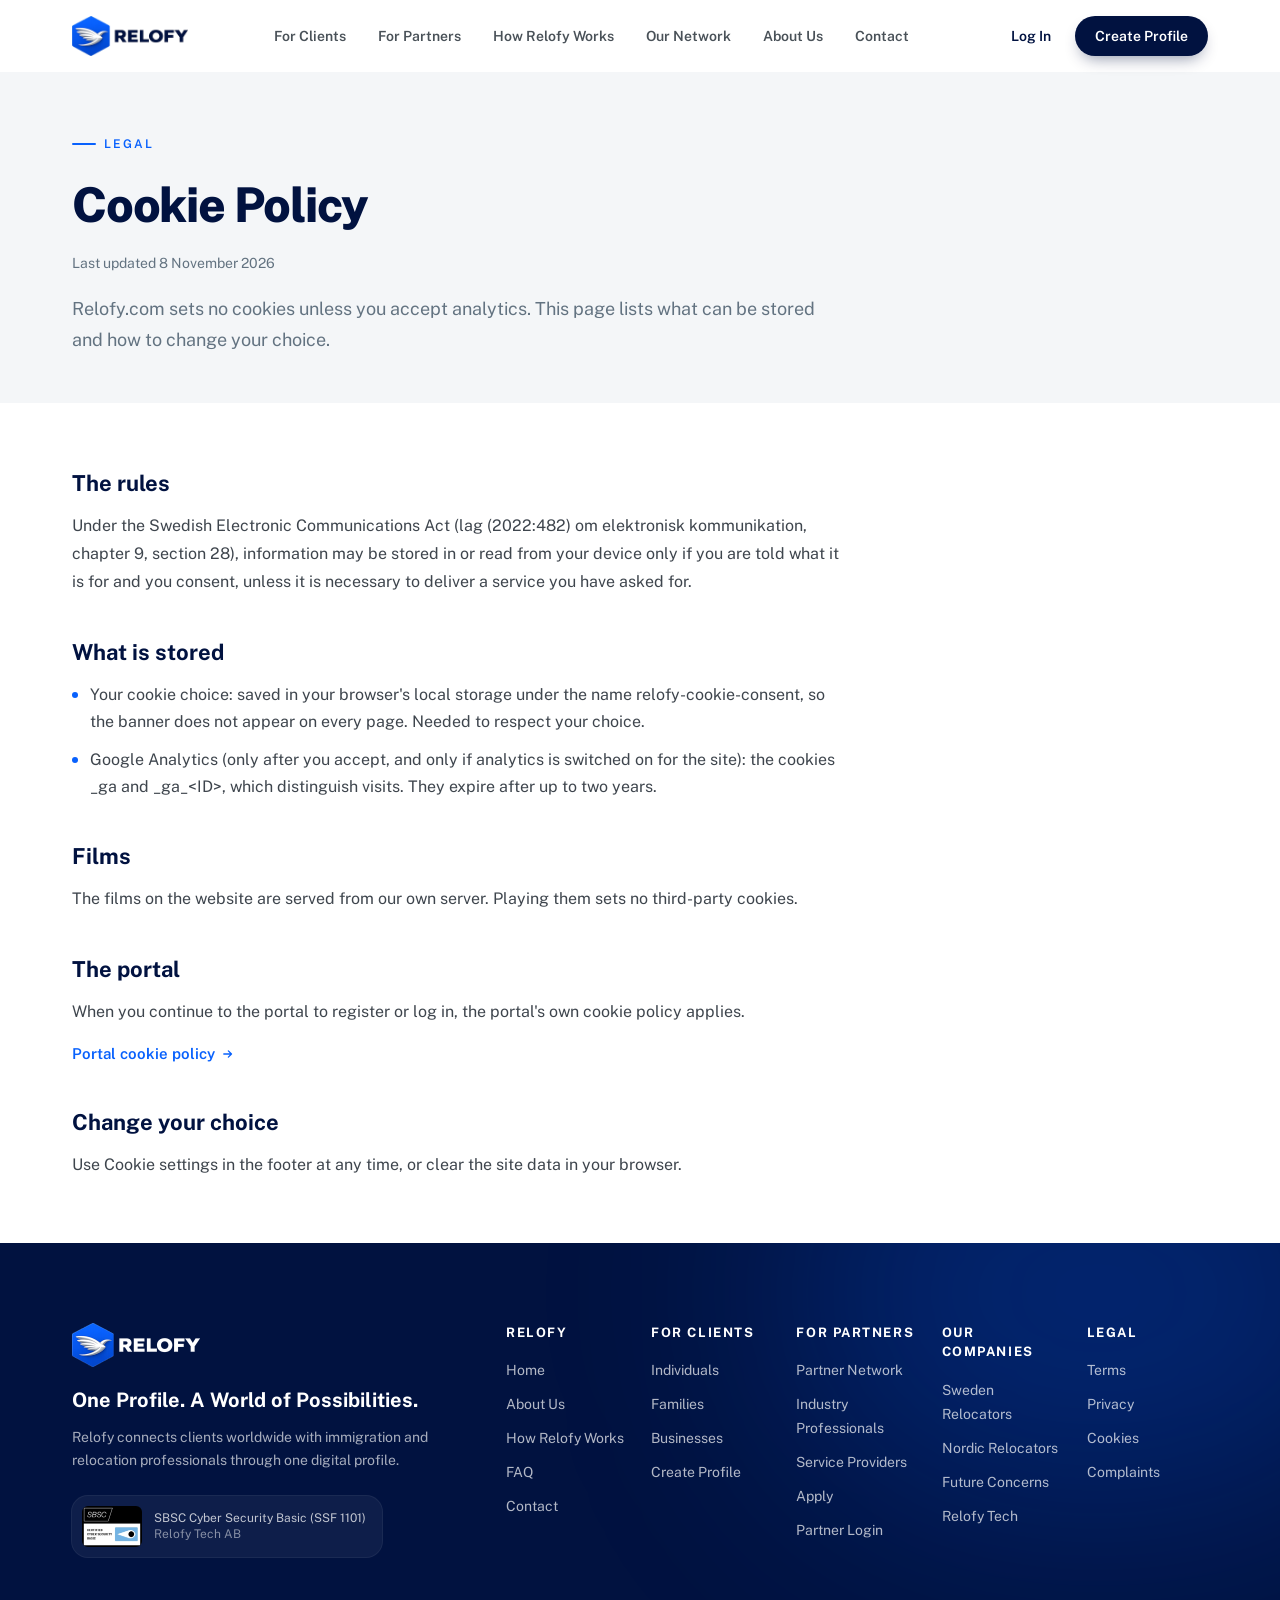
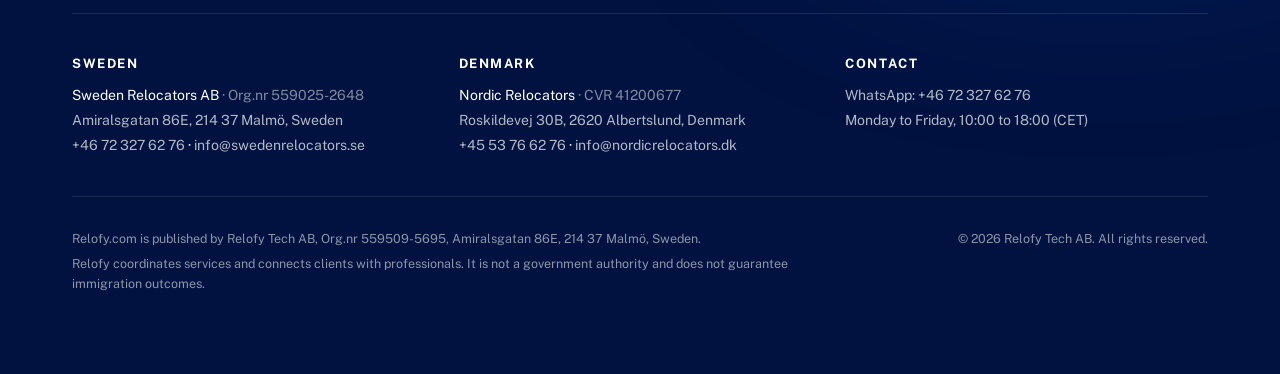
<file: cookies/index.html>
<!DOCTYPE html><!--q58rFxs9zzglumJ2LudG5--><html lang="en"><head><meta charSet="utf-8"/><link rel="preconnect" href="/" crossorigin=""/><meta name="viewport" content="width=device-width, initial-scale=1"/><link rel="preload" as="image" href="/brand/relofy-logo-176.png"/><link rel="stylesheet" href="/_next/static/chunks/9854a5b32f59ee44.css" data-precedence="next"/><link rel="preload" as="script" fetchPriority="low" href="/_next/static/chunks/711d597b816a80c1.js"/><script src="/_next/static/chunks/236f7e5abd6f09ff.js" async=""></script><script src="/_next/static/chunks/d4b4a1ad90e2acdb.js" async=""></script><script src="/_next/static/chunks/24de5c848020e663.js" async=""></script><script src="/_next/static/chunks/turbopack-821b88e02b98bb36.js" async=""></script><script src="/_next/static/chunks/4cf11cb0bfa9869b.js" async=""></script><script src="/_next/static/chunks/ff1a16fafef87110.js" async=""></script><script src="/_next/static/chunks/7340adf74ff47ec0.js" async=""></script><script src="/_next/static/chunks/a492cba4ea49b337.js" async=""></script><meta name="next-size-adjust" content=""/><meta name="theme-color" content="#011240"/><title>Cookie Policy · Relofy</title><meta name="description" content="Which cookies and similar technologies relofy.com uses, why, the Swedish rules that apply, and how you change your choice at any time."/><meta name="application-name" content="Relofy"/><link rel="manifest" href="/site.webmanifest"/><meta name="robots" content="index, follow"/><meta name="googlebot" content="index, follow, max-image-preview:large, max-snippet:-1"/><link rel="canonical" href="https://relofy.com/cookies/"/><meta property="og:title" content="Cookie Policy"/><meta property="og:description" content="Which cookies and similar technologies relofy.com uses, why, the Swedish rules that apply, and how you change your choice at any time."/><meta property="og:url" content="https://relofy.com/cookies/"/><meta property="og:site_name" content="Relofy"/><meta property="og:image" content="https://relofy.com/og/relofy-og.png"/><meta property="og:image:width" content="1200"/><meta property="og:image:height" content="630"/><meta property="og:type" content="website"/><meta name="twitter:card" content="summary_large_image"/><meta name="twitter:title" content="Cookie Policy"/><meta name="twitter:description" content="Which cookies and similar technologies relofy.com uses, why, the Swedish rules that apply, and how you change your choice at any time."/><meta name="twitter:image" content="https://relofy.com/og/relofy-og.png"/><link rel="icon" href="/favicon.ico" sizes="48x48"/><link rel="icon" href="/brand/icon-192.png" sizes="192x192" type="image/png"/><link rel="apple-touch-icon" href="/apple-touch-icon.png"/><script type="application/ld+json">[{"@context":"https://schema.org","@type":"Organization","@id":"https://relofy.com/#organization","name":"Relofy","legalName":"Relofy Tech AB","url":"https://relofy.com","logo":"https://relofy.com/brand/relofy-logo-352.png","slogan":"One Profile. A World of Possibilities.","description":"Relofy connects individuals, families, companies and professional partners through one digital profile for immigration, relocation and global mobility services.","identifier":{"@type":"PropertyValue","propertyID":"Organisationsnummer","value":"559509-5695"},"address":{"@type":"PostalAddress","streetAddress":"Amiralsgatan 86E","postalCode":"214 37","addressLocality":"Malmö","addressCountry":"SE"},"hasCredential":{"@type":"EducationalOccupationalCredential","name":"SBSC Cyber Security Basic (SSF 1101)","recognizedBy":{"@type":"Organization","name":"SBSC"}},"sameAs":["https://relofy.tech"],"subOrganization":[{"@type":"Organization","name":"Sweden Relocators AB","url":"https://swedenrelocators.se"},{"@type":"Organization","name":"Nordic Relocators","url":"https://nordicrelocators.dk"}],"contactPoint":[{"@type":"ContactPoint","contactType":"customer service","telephone":"+46723276276","email":"info@swedenrelocators.se","areaServed":"SE","availableLanguage":["English","Swedish","Urdu","Arabic"]},{"@type":"ContactPoint","contactType":"customer service","telephone":"+4553766276","email":"info@nordicrelocators.dk","areaServed":"DK","availableLanguage":["English","Danish"]}]},{"@context":"https://schema.org","@type":"WebSite","@id":"https://relofy.com/#website","url":"https://relofy.com","name":"Relofy","publisher":{"@id":"https://relofy.com/#organization"},"inLanguage":"en"}]</script><script src="/_next/static/chunks/a6dad97d9634a72d.js" noModule=""></script></head><body class="min-h-dvh bg-white"><div hidden=""><!--$--><!--/$--></div><header class="sticky top-0 z-50 transition-all duration-300 bg-white/0"><a href="#main" class="sr-only focus:not-sr-only focus:absolute focus:left-4 focus:top-3 focus:z-[60] focus:rounded-full focus:bg-navy focus:px-4 focus:py-2 focus:text-white">Skip to content</a><div class="mx-auto flex h-[72px] w-full max-w-[1200px] items-center justify-between gap-6 px-5 sm:px-8"><a class="flex shrink-0 items-center" aria-label="Relofy home" href="/"><img alt="Relofy" width="128" height="44" decoding="async" data-nimg="1" class="h-9 w-auto sm:h-10" style="color:transparent" src="/brand/relofy-logo-176.png"/></a><nav aria-label="Main" class="hidden items-center gap-1 xl:flex"><a class="rounded-full px-3.5 py-2 text-[14px] font-semibold transition-colors text-ink/80 hover:text-navy" href="/clients/">For Clients</a><a class="rounded-full px-3.5 py-2 text-[14px] font-semibold transition-colors text-ink/80 hover:text-navy" href="/partners/">For Partners</a><a class="rounded-full px-3.5 py-2 text-[14px] font-semibold transition-colors text-ink/80 hover:text-navy" href="/how-it-works/">How Relofy Works</a><a class="rounded-full px-3.5 py-2 text-[14px] font-semibold transition-colors text-ink/80 hover:text-navy" href="/network/">Our Network</a><a class="rounded-full px-3.5 py-2 text-[14px] font-semibold transition-colors text-ink/80 hover:text-navy" href="/about/">About Us</a><a class="rounded-full px-3.5 py-2 text-[14px] font-semibold transition-colors text-ink/80 hover:text-navy" href="/contact/">Contact</a></nav><div class="hidden items-center gap-2 xl:flex"><a href="https://portal.nordicrelocators.com/signin/" rel="noopener" class="rounded-full px-4 py-2 text-[14px] font-semibold text-navy hover:bg-[rgba(145,158,171,0.12)]">Log In</a><a href="https://portal.nordicrelocators.com/signup/?role=individual" rel="noopener" class="inline-flex h-10 items-center rounded-full bg-navy px-5 text-[14px] font-semibold text-white shadow-[0_8px_16px_-6px_rgba(1,18,64,0.45)] transition-colors hover:bg-navy-800">Create Profile</a></div><button type="button" aria-expanded="false" aria-controls="mobile-menu" aria-label="Open menu" class="relative flex h-11 w-11 items-center justify-center rounded-full text-navy hover:bg-[rgba(145,158,171,0.12)] xl:hidden"><span class="absolute h-[2px] w-5 rounded-full bg-current transition-all duration-300 -translate-y-[6px]"></span><span class="absolute h-[2px] w-5 rounded-full bg-current transition-all duration-300 "></span><span class="absolute h-[2px] w-5 rounded-full bg-current transition-all duration-300 translate-y-[6px]"></span></button></div><div id="mobile-menu" hidden="" class="h-[calc(100dvh-72px)] overflow-y-auto border-t border-line bg-white xl:hidden"><nav aria-label="Mobile" class="mx-auto flex max-w-[1200px] flex-col px-5 py-6 sm:px-8"><a class="border-b border-line py-4 text-[20px] font-bold text-navy" href="/">Home</a><a class="border-b border-line py-4 text-[20px] font-bold text-navy" href="/clients/">For Clients</a><a class="border-b border-line py-4 text-[20px] font-bold text-navy" href="/partners/">For Partners</a><a class="border-b border-line py-4 text-[20px] font-bold text-navy" href="/how-it-works/">How Relofy Works</a><a class="border-b border-line py-4 text-[20px] font-bold text-navy" href="/network/">Our Network</a><a class="border-b border-line py-4 text-[20px] font-bold text-navy" href="/about/">About Us</a><a class="border-b border-line py-4 text-[20px] font-bold text-navy" href="/contact/">Contact</a><a class="border-b border-line py-4 text-[20px] font-bold text-navy" href="/faq/">FAQ</a><div class="mt-8 grid gap-3"><a href="https://portal.nordicrelocators.com/signup/?role=individual" rel="noopener" class="flex h-12 items-center justify-center rounded-full bg-navy text-[15px] font-semibold text-white">Create Profile</a><a href="https://portal.nordicrelocators.com/signin/" rel="noopener" class="flex h-12 items-center justify-center rounded-full text-[15px] font-semibold text-navy ring-1 ring-inset ring-[#c9d2de]">Log In</a></div></nav></div></header><main id="main"><section class="bg-surface pb-12 pt-10 sm:pt-14"><div class="mx-auto w-full max-w-[1200px] px-5 sm:px-8 "><p class="mb-4 inline-flex items-center gap-2 text-[12px] font-semibold uppercase tracking-[0.16em] text-blue"><span aria-hidden="true" class="h-[2px] w-6 rounded-full bg-blue"></span>Legal</p><h1 class="text-[36px] font-extrabold tracking-[-0.025em] text-navy sm:text-[48px]">Cookie Policy</h1><p class="mt-3 text-[14px] text-muted">Last updated <!-- -->8 November 2026</p><p class="text-[17px] leading-[1.7] sm:text-[18px] text-muted mt-5 max-w-3xl">Relofy.com sets no cookies unless you accept analytics. This page lists what can be stored and how to change your choice.</p></div></section><section class="bg-white py-14 sm:py-16"><div class="mx-auto w-full max-w-[1200px] px-5 sm:px-8 "><div class="max-w-3xl space-y-10"><div><h2 class="text-[22px] font-bold text-navy">The rules</h2><p class="mt-3 text-[16px] leading-[1.75] text-ink/85">Under the Swedish Electronic Communications Act (lag (2022:482) om elektronisk kommunikation, chapter 9, section 28), information may be stored in or read from your device only if you are told what it is for and you consent, unless it is necessary to deliver a service you have asked for.</p></div><div><h2 class="text-[22px] font-bold text-navy">What is stored</h2><ul class="mt-3 space-y-2.5"><li class="flex gap-3 text-[16px] leading-[1.7] text-ink/85"><span aria-hidden="true" class="mt-[11px] h-1.5 w-1.5 shrink-0 rounded-full bg-blue"></span><span>Your cookie choice: saved in your browser&#x27;s local storage under the name relofy-cookie-consent, so the banner does not appear on every page. Needed to respect your choice.</span></li><li class="flex gap-3 text-[16px] leading-[1.7] text-ink/85"><span aria-hidden="true" class="mt-[11px] h-1.5 w-1.5 shrink-0 rounded-full bg-blue"></span><span>Google Analytics (only after you accept, and only if analytics is switched on for the site): the cookies _ga and _ga_&lt;ID&gt;, which distinguish visits. They expire after up to two years.</span></li></ul></div><div><h2 class="text-[22px] font-bold text-navy">Films</h2><p class="mt-3 text-[16px] leading-[1.75] text-ink/85">The films on the website are served from our own server. Playing them sets no third-party cookies.</p></div><div><h2 class="text-[22px] font-bold text-navy">The portal</h2><p class="mt-3 text-[16px] leading-[1.75] text-ink/85">When you continue to the portal to register or log in, the portal&#x27;s own cookie policy applies.</p><ul class="mt-4 flex flex-wrap gap-x-6 gap-y-2"><li><a href="https://portal.nordicrelocators.com/cookie-policy/" rel="noopener" class="inline-flex items-center gap-1.5 text-[15px] font-semibold text-blue hover:underline">Portal cookie policy<!-- --> <svg viewBox="0 0 20 20" fill="none" aria-hidden="true" class="h-3.5 w-3.5"><path d="M4 10h11m0 0-4.5-4.5M15 10l-4.5 4.5" stroke="currentColor" stroke-width="1.9" stroke-linecap="round" stroke-linejoin="round"></path></svg></a></li></ul></div><div><h2 class="text-[22px] font-bold text-navy">Change your choice</h2><p class="mt-3 text-[16px] leading-[1.75] text-ink/85">Use Cookie settings in the footer at any time, or clear the site data in your browser.</p></div></div></div></section><!--$--><!--/$--></main><footer class="relative overflow-hidden bg-navy text-white"><div aria-hidden="true" class="pointer-events-none absolute -top-40 right-[-10%] h-[420px] w-[620px] rounded-full bg-blue/25 blur-[120px]"></div><div class="mx-auto w-full max-w-[1200px] px-5 sm:px-8 relative py-16 sm:py-20"><div class="grid gap-12 lg:grid-cols-[1.1fr_2fr]"><div><img alt="Relofy" loading="lazy" width="140" height="48" decoding="async" data-nimg="1" class="h-11 w-auto" style="color:transparent" src="/brand/relofy-logo-white-176.png"/><p class="mt-5 text-[20px] font-bold leading-snug">One Profile. A World of Possibilities.</p><p class="mt-3 max-w-sm text-[14px] leading-relaxed text-white/65">Relofy connects clients worldwide with immigration and relocation professionals through one digital profile.</p><a href="/logos/sbsc-certificate-relofy-tech.pdf" class="mt-6 inline-flex items-center gap-3 rounded-2xl bg-white/5 p-2.5 pr-4 ring-1 ring-white/10 transition hover:bg-white/10"><img alt="" loading="lazy" width="60" height="41" decoding="async" data-nimg="1" class="h-[41px] w-auto rounded-md bg-white" style="color:transparent" src="/logos/sbsc-badge.webp"/><span class="text-[12px] leading-snug text-white/75">SBSC Cyber Security Basic (SSF 1101)<br/><span class="text-white/50">Relofy Tech AB</span></span></a></div><div class="grid grid-cols-2 gap-x-6 gap-y-10 sm:grid-cols-3 lg:grid-cols-5"><div><p class="mb-4 text-[13px] font-bold uppercase tracking-[0.12em] text-white">Relofy</p><ul class="space-y-2.5"><li><a class="text-[14px] text-white/70 transition-colors hover:text-white" href="/">Home</a></li><li><a class="text-[14px] text-white/70 transition-colors hover:text-white" href="/about/">About Us</a></li><li><a class="text-[14px] text-white/70 transition-colors hover:text-white" href="/how-it-works/">How Relofy Works</a></li><li><a class="text-[14px] text-white/70 transition-colors hover:text-white" href="/faq/">FAQ</a></li><li><a class="text-[14px] text-white/70 transition-colors hover:text-white" href="/contact/">Contact</a></li></ul></div><div><p class="mb-4 text-[13px] font-bold uppercase tracking-[0.12em] text-white">For Clients</p><ul class="space-y-2.5"><li><a class="text-[14px] text-white/70 transition-colors hover:text-white" href="/clients/#individuals">Individuals</a></li><li><a class="text-[14px] text-white/70 transition-colors hover:text-white" href="/clients/#families">Families</a></li><li><a class="text-[14px] text-white/70 transition-colors hover:text-white" href="/clients/#businesses">Businesses</a></li><li><a href="https://portal.nordicrelocators.com/signup/?role=individual" rel="noopener" class="text-[14px] text-white/70 transition-colors hover:text-white">Create Profile</a></li></ul></div><div><p class="mb-4 text-[13px] font-bold uppercase tracking-[0.12em] text-white">For Partners</p><ul class="space-y-2.5"><li><a class="text-[14px] text-white/70 transition-colors hover:text-white" href="/partners/">Partner Network</a></li><li><a class="text-[14px] text-white/70 transition-colors hover:text-white" href="/partners/#professionals">Industry Professionals</a></li><li><a class="text-[14px] text-white/70 transition-colors hover:text-white" href="/partners/#providers">Service Providers</a></li><li><a href="https://portal.nordicrelocators.com/partner-signup/" rel="noopener" class="text-[14px] text-white/70 transition-colors hover:text-white">Apply</a></li><li><a href="https://portal.nordicrelocators.com/signin/" rel="noopener" class="text-[14px] text-white/70 transition-colors hover:text-white">Partner Login</a></li></ul></div><div><p class="mb-4 text-[13px] font-bold uppercase tracking-[0.12em] text-white">Our Companies</p><ul class="space-y-2.5"><li><a href="https://swedenrelocators.se" rel="noopener" class="text-[14px] text-white/70 transition-colors hover:text-white">Sweden Relocators</a></li><li><a href="https://nordicrelocators.dk" rel="noopener" class="text-[14px] text-white/70 transition-colors hover:text-white">Nordic Relocators</a></li><li><a href="https://futureconcerns.eu" rel="noopener" class="text-[14px] text-white/70 transition-colors hover:text-white">Future Concerns</a></li><li><a href="https://relofy.tech" rel="noopener" class="text-[14px] text-white/70 transition-colors hover:text-white">Relofy Tech</a></li></ul></div><div><p class="mb-4 text-[13px] font-bold uppercase tracking-[0.12em] text-white">Legal</p><ul class="space-y-2.5"><li><a class="text-[14px] text-white/70 transition-colors hover:text-white" href="/terms/">Terms</a></li><li><a class="text-[14px] text-white/70 transition-colors hover:text-white" href="/privacy/">Privacy</a></li><li><a class="text-[14px] text-white/70 transition-colors hover:text-white" href="/cookies/">Cookies</a></li><li><a class="text-[14px] text-white/70 transition-colors hover:text-white" href="/complaints/">Complaints</a></li></ul></div></div></div><div class="mt-14 grid gap-6 border-t border-white/10 pt-10 sm:grid-cols-2 lg:grid-cols-3"><address class="not-italic"><p class="text-[13px] font-bold uppercase tracking-[0.12em]">Sweden</p><p class="mt-3 text-[14px] text-white">Sweden Relocators AB<!-- --> <span class="text-white/50">· <!-- -->Org.nr 559025-2648</span></p><p class="mt-1 text-[14px] text-white/70">Amiralsgatan 86E, 214 37 Malmö, Sweden</p><p class="mt-1 text-[14px]"><a href="tel:+46723276276" class="text-white/70 hover:text-white">+46 72 327 62 76</a> · <a href="mailto:info@swedenrelocators.se" class="text-white/70 hover:text-white">info@swedenrelocators.se</a></p></address><address class="not-italic"><p class="text-[13px] font-bold uppercase tracking-[0.12em]">Denmark</p><p class="mt-3 text-[14px] text-white">Nordic Relocators<!-- --> <span class="text-white/50">· <!-- -->CVR 41200677</span></p><p class="mt-1 text-[14px] text-white/70">Roskildevej 30B, 2620 Albertslund, Denmark</p><p class="mt-1 text-[14px]"><a href="tel:+4553766276" class="text-white/70 hover:text-white">+45 53 76 62 76</a> · <a href="mailto:info@nordicrelocators.dk" class="text-white/70 hover:text-white">info@nordicrelocators.dk</a></p></address><div><p class="text-[13px] font-bold uppercase tracking-[0.12em]">Contact</p><p class="mt-3 text-[14px] text-white/70">WhatsApp: <a href="https://wa.me/46723276276" rel="noopener" class="hover:text-white">+46 72 327 62 76</a></p><p class="mt-1 text-[14px] text-white/70">Monday to Friday, 10:00 to 18:00 (CET)</p></div></div><div class="mt-10 flex flex-col gap-3 border-t border-white/10 pt-8 text-[12.5px] leading-relaxed text-white/55 lg:flex-row lg:items-start lg:justify-between"><div class="max-w-3xl space-y-1"><p>Relofy.com is published by Relofy Tech AB, Org.nr 559509-5695, Amiralsgatan 86E, 214 37 Malmö, Sweden.</p><p>Relofy coordinates services and connects clients with professionals. It is not a government authority and does not guarantee immigration outcomes.</p></div><div class="flex shrink-0 items-center gap-4"><p>© <!-- -->2026<!-- --> Relofy Tech AB. <!-- -->All rights reserved.</p></div></div></div></footer><script src="/_next/static/chunks/711d597b816a80c1.js" id="_R_" async=""></script><script>(self.__next_f=self.__next_f||[]).push([0])</script><script>self.__next_f.push([1,"1:\"$Sreact.fragment\"\n3:I[70119,[\"/_next/static/chunks/4cf11cb0bfa9869b.js\"],\"default\"]\na:I[68027,[\"/_next/static/chunks/ff1a16fafef87110.js\",\"/_next/static/chunks/7340adf74ff47ec0.js\"],\"default\"]\n:HL[\"/_next/static/chunks/9854a5b32f59ee44.css\",\"style\"]\n:HC[\"/\",\"\"]\n2:T68f,"])</script><script>self.__next_f.push([1,"[{\"@context\":\"https://schema.org\",\"@type\":\"Organization\",\"@id\":\"https://relofy.com/#organization\",\"name\":\"Relofy\",\"legalName\":\"Relofy Tech AB\",\"url\":\"https://relofy.com\",\"logo\":\"https://relofy.com/brand/relofy-logo-352.png\",\"slogan\":\"One Profile. A World of Possibilities.\",\"description\":\"Relofy connects individuals, families, companies and professional partners through one digital profile for immigration, relocation and global mobility services.\",\"identifier\":{\"@type\":\"PropertyValue\",\"propertyID\":\"Organisationsnummer\",\"value\":\"559509-5695\"},\"address\":{\"@type\":\"PostalAddress\",\"streetAddress\":\"Amiralsgatan 86E\",\"postalCode\":\"214 37\",\"addressLocality\":\"Malmö\",\"addressCountry\":\"SE\"},\"hasCredential\":{\"@type\":\"EducationalOccupationalCredential\",\"name\":\"SBSC Cyber Security Basic (SSF 1101)\",\"recognizedBy\":{\"@type\":\"Organization\",\"name\":\"SBSC\"}},\"sameAs\":[\"https://relofy.tech\"],\"subOrganization\":[{\"@type\":\"Organization\",\"name\":\"Sweden Relocators AB\",\"url\":\"https://swedenrelocators.se\"},{\"@type\":\"Organization\",\"name\":\"Nordic Relocators\",\"url\":\"https://nordicrelocators.dk\"}],\"contactPoint\":[{\"@type\":\"ContactPoint\",\"contactType\":\"customer service\",\"telephone\":\"+46723276276\",\"email\":\"info@swedenrelocators.se\",\"areaServed\":\"SE\",\"availableLanguage\":[\"English\",\"Swedish\",\"Urdu\",\"Arabic\"]},{\"@type\":\"ContactPoint\",\"contactType\":\"customer service\",\"telephone\":\"+4553766276\",\"email\":\"info@nordicrelocators.dk\",\"areaServed\":\"DK\",\"availableLanguage\":[\"English\",\"Danish\"]}]},{\"@context\":\"https://schema.org\",\"@type\":\"WebSite\",\"@id\":\"https://relofy.com/#website\",\"url\":\"https://relofy.com\",\"name\":\"Relofy\",\"publisher\":{\"@id\":\"https://relofy.com/#organization\"},\"inLanguage\":\"en\"}]"])</script><script>self.__next_f.push([1,"0:{\"P\":null,\"b\":\"q58rFxs9zzglumJ2LudG5\",\"c\":[\"\",\"cookies\",\"\"],\"q\":\"\",\"i\":false,\"f\":[[[\"\",{\"children\":[\"cookies\",{\"children\":[\"__PAGE__\",{}]}]},\"$undefined\",\"$undefined\",true],[[\"$\",\"$1\",\"c\",{\"children\":[[[\"$\",\"link\",\"0\",{\"rel\":\"stylesheet\",\"href\":\"/_next/static/chunks/9854a5b32f59ee44.css\",\"precedence\":\"next\",\"crossOrigin\":\"$undefined\",\"nonce\":\"$undefined\"}],[\"$\",\"script\",\"script-0\",{\"src\":\"/_next/static/chunks/4cf11cb0bfa9869b.js\",\"async\":true,\"nonce\":\"$undefined\"}]],[\"$\",\"html\",null,{\"lang\":\"en\",\"children\":[[\"$\",\"head\",null,{\"children\":[\"$\",\"script\",null,{\"type\":\"application/ld+json\",\"dangerouslySetInnerHTML\":{\"__html\":\"$2\"}}]}],[\"$\",\"body\",null,{\"className\":\"min-h-dvh bg-white\",\"children\":[[\"$\",\"$L3\",null,{\"t\":{\"locale\":\"en\",\"meta\":{\"titleTemplate\":\"%s · Relofy\",\"defaultTitle\":\"Relofy: One Profile for Relocation, Immigration and Global Mobility\",\"defaultDescription\":\"Relofy connects individuals, families, companies and professional partners through one digital profile for immigration, relocation and global mobility services.\"},\"nav\":{\"home\":\"Home\",\"clients\":\"For Clients\",\"partners\":\"For Partners\",\"how\":\"How Relofy Works\",\"network\":\"Our Network\",\"about\":\"About Us\",\"contact\":\"Contact\",\"faq\":\"FAQ\",\"login\":\"Log In\",\"createProfile\":\"Create Profile\",\"menu\":\"Open menu\",\"close\":\"Close menu\",\"skip\":\"Skip to content\"},\"common\":{\"createProfile\":\"Create Your Profile\",\"bookAppointment\":\"Book an Appointment\",\"becomePartner\":\"Become a Partner\",\"partnerLogin\":\"Partner Login\",\"login\":\"Log In\",\"howItWorks\":\"How Relofy Works\",\"watch\":\"Play film\",\"filmNote\":\"Film with music and on-screen text. Press play to watch.\",\"filmSoon\":\"Film coming soon\",\"filmBySweden\":\"Film by Sweden Relocators, the Swedish company in the Relofy network.\",\"learnMore\":\"Learn more\",\"opensPortal\":\"opens the Relofy portal\",\"illustrative\":\"Illustrative example, not a statement of current service availability.\"},\"home\":{\"hero\":{\"eyebrow\":\"Relofy · One Profile. Global Mobility.\",\"title\":\"Relocate from Anywhere to Anywhere.\",\"subtitle\":\"One digital profile connects you to immigration, relocation and global mobility services across borders. Wherever life takes you, Relofy helps you find the right professional support.\",\"primary\":\"Create Your Profile\",\"secondary\":\"How Relofy Works\",\"trust\":\"Built on the platform already used by Sweden Relocators and Nordic Relocators clients.\",\"card\":{\"title\":\"Your Relofy profile\",\"subtitle\":\"Travels with you\",\"rows\":[\"Family members linked\",\"Immigration history saved\",\"Documents in one place\"],\"destination\":\"Next destination\"},\"mapLabel\":\"An illustrative route on a world map: Lahore to Stockholm, Copenhagen and Toronto.\"},\"audiences\":{\"title\":\"Two ways into Relofy\",\"clients\":{\"label\":\"I'm relocating\",\"audience\":\"For individuals, families and businesses\",\"title\":\"Your Next Destination Starts Here.\",\"text\":\"Whether you are relocating for work, family, education, business or a new opportunity, Relofy connects you with the right professionals through one digital platform.\",\"tagline\":\"One profile. Multiple countries. Long-term support.\",\"cta\":\"Explore Relofy for Clients\",\"cta2\":\"Create Your Profile\"},\"partners\":{\"label\":\"I'm a professional partner\",\"audience\":\"For immigration professionals and relocation service providers\",\"title\":\"Your Expertise. A Global Network.\",\"text\":\"Join an international network of immigration professionals and relocation service providers. Connect with qualified opportunities, collaborate across borders and grow your business through Relofy.\",\"tagline\":\"More connections. More opportunities. One professional network.\",\"cta\":\"Explore Relofy for Partners\",\"cta2\":\"Become a Partner\"}},\"problem\":{\"eyebrow\":\"The problem we solve\",\"title\":\"Moving Countries Shouldn't Mean Starting Over.\",\"before\":{\"title\":\"The usual way\",\"text\":\"Every move starts from zero: new consultants, new accounts and the same documents uploaded again.\",\"items\":[\"Immigration consultant\",\"Lawyer\",\"Housing agent\",\"Moving company\",\"New account\",\"Same documents again\"]},\"after\":{\"title\":\"The Relofy way\",\"text\":\"One profile, connected services and a team that coordinates the professionals for you, now and for your next relocation.\",\"items\":[\"One profile\",\"Connected services\",\"Professional coordination\",\"Ready for the next move\"]}},\"journey\":{\"eyebrow\":\"One profile, multiple destinations\",\"title\":\"The client changes countries, not platforms.\",\"text\":\"Your Relofy account and relevant history stay with you. Each new destination gets its own assessment and the services that fit it.\",\"stops\":[{\"code\":\"PK\",\"country\":\"Pakistan\",\"label\":\"Profile created\",\"detail\":\"Family, education and immigration history added once.\"},{\"code\":\"SE\",\"country\":\"Sweden\",\"label\":\"First relocation\",\"detail\":\"Assessment, permit and settling in, coordinated by our Swedish team.\"},{\"code\":\"DK\",\"country\":\"Denmark\",\"label\":\"Next move\",\"detail\":\"A new assessment for Denmark, with the profile already in place.\"},{\"code\":\"CA\",\"country\":\"Canada\",\"label\":\"Future destination\",\"detail\":\"Handled through an approved independent partner in the network.\"}],\"note\":\"Illustrative journey. It does not describe current service availability in every country.\"},\"steps\":{\"eyebrow\":\"How it works\",\"title\":\"Six steps from first profile to your next relocation\",\"items\":[{\"title\":\"Create your digital profile\",\"text\":\"Sign up once in the Relofy portal.\"},{\"title\":\"Add your family and immigration history\",\"text\":\"Co-applicants, previous permits and documents in one place.\"},{\"title\":\"Book an appointment\",\"text\":\"Choose a consultation time that suits you.\"},{\"title\":\"Discuss your background, goals and challenges\",\"text\":\"We listen first, then explain the realistic options.\"},{\"title\":\"Connect with the right team or approved partner\",\"text\":\"Our Nordic teams or a vetted partner in your destination.\"},{\"title\":\"Manage your services and future relocations\",\"text\":\"Follow your case, documents and invoices, and come back for the next move.\"}]},\"services\":{\"eyebrow\":\"Global services\",\"title\":\"Everything a relocation needs, coordinated through one profile\",\"text\":\"Choose a service to start in the portal. Sweden and Denmark are handled by our Nordic operations; other destinations through approved partners.\",\"items\":[{\"key\":\"immigration\",\"title\":\"Immigration \u0026 Residence Permits\",\"text\":\"Work, family, study and residence permits, extensions and appeals.\",\"href\":\"https://portal.nordicrelocators.com/pre-assessment-and-guide/assessment/\",\"img\":\"/img/id-card-3d.webp\"},{\"key\":\"relocation\",\"title\":\"International Relocation\",\"text\":\"A planned move from your current country to the next, step by step.\",\"href\":\"/clients/\",\"img\":\"/img/globe-plane-3d.webp\"},{\"key\":\"corporate\",\"title\":\"Corporate Mobility\",\"text\":\"Employee relocation and immigration managed from one company account.\",\"href\":\"https://portal.nordicrelocators.com/signup/?role=corporate\",\"img\":\"/img/briefcase-globe-3d.webp\"},{\"key\":\"recruitment\",\"title\":\"Recruitment \u0026 Manpower\",\"text\":\"International talent and job opportunities through the group.\",\"href\":\"https://portal.nordicrelocators.com/manpower-solutions/jobs/\",\"img\":\"/img/assessment-3d.webp\"},{\"key\":\"housing\",\"title\":\"Housing \u0026 Destination Services\",\"text\":\"Short stays, long-term rentals and help settling into a new city.\",\"href\":\"https://portal.nordicrelocators.com/property-management/housing/\",\"img\":\"/img/house-3d.webp\"},{\"key\":\"legal\",\"title\":\"Legal \u0026 Professional Referrals\",\"text\":\"Consultations and referrals to qualified professionals when a case needs them.\",\"href\":\"https://portal.nordicrelocators.com/management/appointments/book/\",\"img\":\"/img/legal-3d.webp\"},{\"key\":\"logistics\",\"title\":\"Logistics \u0026 Moving\",\"text\":\"Moving companies, pet relocation and insurance through approved providers.\",\"href\":\"https://portal.nordicrelocators.com/external-relocation-services/send-request/\",\"img\":\"/img/suitcase-3d.webp\"},{\"key\":\"business\",\"title\":\"Business \u0026 Investment Support\",\"text\":\"Company registration, business permits and investment routes.\",\"href\":\"https://portal.nordicrelocators.com/business-solutions/business/\",\"img\":\"/img/cities-3d.webp\"}]},\"network\":{\"eyebrow\":\"Our network\",\"title\":\"Established Nordic companies behind a global platform\",\"text\":\"Relofy grew out of real relocation work. Our Nordic companies handle Sweden and Denmark directly, and approved independent partners extend the network to other countries.\",\"cards\":{\"sweden\":\"Swedish immigration and relocation services.\",\"denmark\":\"Danish immigration and relocation services.\",\"partners\":\"International professional and service-provider connections.\",\"partnersTitle\":\"Relofy Partner Network\"},\"cta\":\"Explore the network\"},\"clientFilm\":{\"eyebrow\":\"Introducing Relofy\",\"title\":\"Your destination changes. Your profile stays.\",\"text\":\"One secure profile, the right professionals and every destination. See in about a minute how one profile carries you from the first consultation to settling in, and onwards to your next move.\"},\"partnerPreview\":{\"eyebrow\":\"Partner network\",\"title\":\"Bring opportunities. Receive opportunities.\",\"text\":\"Approved professionals and service providers work through the same portal. A partner can introduce a client who needs help in another country, and an approved partner there handles the work.\",\"points\":[\"Structured case referrals\",\"Referral attribution under the partner terms\",\"Assignments and quotes in one dashboard\",\"Training through the Partner Academy\"],\"cta\":\"Discover the Partner Network\",\"imageAlt\":\"The Relofy portal: how a partner case moves from sign-up to assignment and completion.\"},\"final\":{\"title\":\"Your Next Destination Is Just the Beginning.\",\"text\":\"Create your profile today and keep it for every move that follows.\",\"primary\":\"Create Your Profile\",\"secondary\":\"Book an Appointment\"}},\"clients\":{\"meta\":{\"title\":\"For Clients: One Profile for Every Relocation\",\"description\":\"Create one Relofy profile for yourself, your family or your company: book a consultation, connect with professionals and manage every relocation in one portal.\"},\"hero\":{\"eyebrow\":\"For clients\",\"title\":\"Your Global Relocation Journey. One Digital Profile.\",\"text\":\"Relofy brings individuals, families and companies together with the right immigration and relocation professionals, in one secure portal that stays with you after the first move.\"},\"groups\":{\"title\":\"Who Relofy is for\",\"items\":[{\"key\":\"individuals\",\"title\":\"Individuals\",\"text\":\"People relocating for employment, education, business, family or another permitted immigration purpose.\",\"img\":\"/img/pin-3d.webp\"},{\"key\":\"families\",\"title\":\"Families\",\"text\":\"Add co-applicants and family information once, so family-related immigration and relocation services are coordinated together.\",\"img\":\"/img/family-3d.webp\"},{\"key\":\"businesses\",\"title\":\"Corporate clients\",\"text\":\"Companies manage employee relocation and immigration requirements through the existing corporate portal.\",\"img\":\"/img/people-data.webp\"}]},\"benefits\":{\"eyebrow\":\"What you get\",\"title\":\"One account that grows with you\",\"items\":[\"Create one account\",\"Keep your relevant immigration history\",\"Add family members\",\"Book consultations\",\"Reach professionals in different destinations\",\"Manage service requests\",\"Upload and organise documents\",\"Communicate through the portal\",\"See invoices and case updates\",\"Come back for future relocations\"],\"imageAlt\":\"A 3D safe: documents stored securely in your profile.\"},\"consultation\":{\"eyebrow\":\"Our core process\",\"title\":\"Every case starts with a consultation\",\"text\":\"Before anything is filed or booked, we take the time to understand the whole picture.\",\"steps\":[{\"title\":\"Background\",\"text\":\"We review your nationality, current residence, immigration history, family circumstances and relevant professional background.\"},{\"title\":\"Goals \u0026 Current Issues\",\"text\":\"We identify the intended destination, the purpose of the move, current difficulties, deadlines and practical needs.\"},{\"title\":\"Solutions\",\"text\":\"We explain the relevant pathways, professional service options, possible requirements and next steps.\"}],\"after\":\"After the consultation, suitable cases are handled by our own teams or coordinated with an approved partner.\",\"imageAlt\":\"Two consultants reviewing a client case together.\"},\"film\":{\"eyebrow\":\"Client film\",\"title\":\"See the client journey\",\"text\":\"A short film about the services clients use through the portal, from permits and family to housing and settling in.\"},\"corporate\":{\"eyebrow\":\"For companies\",\"title\":\"International workforce mobility from one company account\",\"text\":\"HR teams add employees, follow each case and see documents, appointments and invoices in the corporate dashboard, while every relocating employee gets a personal profile.\",\"cta\":\"Create a company account\"},\"cta\":{\"title\":\"Ready when you are\",\"text\":\"Create your profile, book your consultation, or log in if you already have an account.\",\"primary\":\"Create Your Profile\",\"secondary\":\"Book Your Consultation\",\"tertiary\":\"Already have an account? Log in\"}},\"partners\":{\"meta\":{\"title\":\"For Partners: Join the Relofy Partner Network\",\"description\":\"Immigration professionals and relocation service providers: join the Relofy network, receive structured referrals, collaborate across borders and grow through one portal.\"},\"hero\":{\"eyebrow\":\"For partners\",\"title\":\"Local Expertise. Global Opportunities.\",\"text\":\"Join Relofy and connect your professional services with clients and business opportunities across borders.\"},\"categories\":{\"title\":\"Two partner categories, one workflow\",\"items\":[{\"key\":\"professionals\",\"title\":\"Industry Professionals\",\"audience\":\"Immigration advisers, law firms, global mobility consultants and other specialist professionals.\",\"text\":\"Approved professionals may receive qualified cases, handle assigned professional work, communicate through the portal and take part in the referral network.\",\"img\":\"/img/people-professional.webp\"},{\"key\":\"providers\",\"title\":\"Service Providers\",\"audience\":\"Logistics, housing, destination services, pet relocation, insurance-related referrals and other practical service companies.\",\"text\":\"Approved service providers may receive service requests, prepare quotations and deliver the agreed services.\",\"img\":\"/img/insurance-3d.webp\"}]},\"b2b\":{\"eyebrow\":\"The Relofy B2B network\",\"title\":\"Partners bring opportunities and receive them\",\"text\":\"A partner may introduce a client who needs immigration services in another country. An approved professional in the destination handles the assignment, and other providers may deliver additional relocation services.\",\"nodes\":{\"referrer\":\"Referring partner\",\"referrerNote\":\"Introduces the client\",\"relofy\":\"Relofy\",\"relofyNote\":\"Coordinates the case\",\"processor\":\"Processing professional\",\"processorNote\":\"Handles the assignment\",\"providers\":\"Service providers\",\"providersNote\":\"Housing, moving, insurance\"},\"flows\":{\"referral\":\"Referral attribution\",\"fee\":\"Service fee\",\"request\":\"Service requests\"},\"notes\":[\"The referring partner keeps referral attribution under the agreed partner terms.\",\"The processing partner is paid for the work performed.\",\"Referral commissions and service fees are separate commercial arrangements.\"]},\"benefits\":{\"eyebrow\":\"Partner benefits\",\"title\":\"Why professionals join\",\"items\":[\"International client opportunities\",\"Professional collaboration\",\"Structured case referrals\",\"Cross-border service opportunities\",\"Long-term referral relationships\",\"A dedicated partner dashboard\",\"Service and country management\",\"The Partner Academy\",\"Approved assignment management\",\"Room to grow with the network\"],\"imageAlt\":\"A professional celebrating a successful collaboration.\",\"note\":\"Relofy does not promise earnings, referral volumes or commission rates. Commercial terms are agreed in the partner agreement.\"},\"onboarding\":{\"eyebrow\":\"Partner onboarding\",\"title\":\"From application to your partner dashboard\",\"text\":\"Every application is reviewed before approval, so clients can trust the professionals they meet through Relofy.\",\"steps\":[\"Apply\",\"Verification\",\"Agreement\",\"Approval\",\"Training\",\"Partner Dashboard\"],\"details\":[\"Choose your partner category and services in the portal.\",\"We check your company and professional details.\",\"You sign the B2B partner agreement.\",\"Your profile, services and countries are approved.\",\"You complete the Partner Academy modules.\",\"You receive assignments and requests in your dashboard.\"],\"imageAlt\":\"The partner sign-up screen in the Relofy portal, where you choose Industry Professional or Service Provider.\"},\"academy\":{\"eyebrow\":\"Partner Academy\",\"title\":\"Training and assessments inside the portal\",\"text\":\"Approved partners get access to training and assessments through the existing portal, so every partner works to the same standard and knows how cases move through the platform.\"},\"film\":{\"eyebrow\":\"Partner film\",\"title\":\"Bring opportunities. Receive opportunities. Grow together.\",\"text\":\"Two ways to partner, clients who arrive prepared, referrals across borders and one partner portal. See how the Relofy Partner Network works in under a minute and a half.\"},\"cta\":{\"title\":\"Grow with the Relofy network\",\"text\":\"Apply in the portal. We review every application and get back to you with the next steps.\",\"primary\":\"Apply to Join Relofy\",\"secondary\":\"Partner Login\"}},\"how\":{\"meta\":{\"title\":\"How Relofy Works: One Profile, Connected Services\",\"description\":\"How Relofy works for clients and partners: create one profile, book a consultation, connect with the right team or approved partner and manage future relocations.\"},\"hero\":{\"eyebrow\":\"How Relofy works\",\"title\":\"One profile. A coordinated service journey.\",\"text\":\"Relofy connects you with appropriate professionals and coordinates your service journey. It does not replace government immigration systems or guarantee immigration outcomes.\"},\"journey\":{\"title\":\"The client journey, step by step\",\"steps\":[{\"title\":\"Create your digital profile\",\"text\":\"Sign up in the portal as an individual or a company. Your profile is the base for every service you use later.\"},{\"title\":\"Add family and immigration history\",\"text\":\"Add co-applicants, previous permits, education and documents. You add them once and keep them up to date.\"},{\"title\":\"Book an appointment\",\"text\":\"Pick a consultation time in the portal. You receive the meeting details and can prepare documents in advance.\"},{\"title\":\"Discuss background, goals and challenges\",\"text\":\"We go through your background, your goals and any difficulties or deadlines, and explain the realistic options.\"},{\"title\":\"Connect with the right team or partner\",\"text\":\"Sweden and Denmark are handled by our Nordic operations where available. Other destinations are coordinated with approved independent partners.\"},{\"title\":\"Manage services and future relocations\",\"text\":\"Follow cases, documents, messages and invoices in the portal. When life takes you somewhere new, you start from your existing profile.\"}],\"screenAlt\":\"The appointments calendar in the Relofy portal.\",\"documentsAlt\":\"A consultant organising client documents.\"},\"roles\":{\"title\":\"Who does what\",\"items\":[{\"title\":\"You\",\"text\":\"Keep your profile and documents up to date and decide which services to use.\"},{\"title\":\"Relofy team\",\"text\":\"Reviews your case, explains the options and coordinates the professionals involved.\"},{\"title\":\"Nordic operations\",\"text\":\"Sweden Relocators and Nordic Relocators handle services in Sweden and Denmark where available.\"},{\"title\":\"Approved partners\",\"text\":\"Independent professionals and providers handle assignments in other countries under partner agreements.\"}]},\"privacy\":{\"title\":\"Your profile and your privacy\",\"text\":\"Your profile remains available for future services and relocations, subject to privacy requirements and the updates each new case needs. Partners only see the information relevant to the service they are assigned.\",\"cert\":\"The platform is developed by Relofy Tech AB, certified to SBSC Cyber Security Basic (SSF 1101).\",\"certLink\":\"View the certificate (PDF)\"}},\"networkPage\":{\"meta\":{\"title\":\"Our Network: Sweden Relocators, Nordic Relocators and Partners\",\"description\":\"The companies behind Relofy: Sweden Relocators in Sweden, Nordic Relocators in Denmark, Future Concerns for recruitment and Relofy Tech for the platform.\"},\"hero\":{\"eyebrow\":\"Our network\",\"title\":\"Real companies. One connected network.\",\"text\":\"Relofy is built and run by companies that already handle immigration and relocation every day. Here is who does what.\"},\"nordic\":{\"title\":\"Nordic operations\",\"text\":\"For Sweden and Denmark, Relofy clients are served directly by our own companies where the service is available.\"},\"group\":{\"title\":\"Also in the group\"},\"partners\":{\"title\":\"Relofy Partner Network\",\"text\":\"For other destinations, services are coordinated through approved independent partners. Partners apply, are verified, sign a B2B agreement and complete the Partner Academy before they receive assignments. We do not list partner companies here until they have agreed to be shown.\",\"cta\":\"Become a Partner\"},\"visit\":\"Visit website\"},\"about\":{\"meta\":{\"title\":\"About Relofy: Mission, Vision and Origins\",\"description\":\"Relofy grew out of years of immigration and relocation work in Sweden and Denmark. Our mission: one profile that travels with people and companies across borders.\"},\"hero\":{\"eyebrow\":\"About us\",\"title\":\"Built from real relocation work\",\"text\":\"Relofy began inside the Nordic relocation companies we run. We saw the same families and professionals start from zero every time they moved, so we built one platform that remembers them.\"},\"mission\":{\"title\":\"Mission\",\"text\":\"To let people and companies relocate from anywhere to anywhere without starting their professional search and their digital profile from the beginning.\"},\"vision\":{\"title\":\"Vision\",\"text\":\"A trusted global network where one profile connects clients with the right immigration and relocation professionals in every destination.\"},\"origins\":{\"title\":\"Our origins\",\"paragraphs\":[\"Sweden Relocators AB has helped individuals, families and companies with immigration and relocation in Sweden since 2015, and Nordic Relocators does the same in Denmark.\",\"The client and partner portal at portal.nordicrelocators.com was developed for that work by Relofy Tech AB in Malmö. It already manages clients, companies, partners, appointments, documents and cases.\",\"Relofy brings these services together under one global brand, open to clients worldwide and to professional partners who want to work across borders.\"]},\"values\":{\"title\":\"How we work\",\"items\":[{\"title\":\"Honest advice\",\"text\":\"We explain realistic options and never promise immigration outcomes. Authorities make the decisions.\"},{\"title\":\"Privacy by design\",\"text\":\"Each partner only sees what their assignment needs, and the platform is built to Swedish cybersecurity standards.\"},{\"title\":\"One relationship\",\"text\":\"Your profile and history stay with you, so every new service starts where the last one ended.\"}]},\"trust\":{\"title\":\"Security\",\"text\":\"Relofy Tech AB is certified to SBSC Cyber Security Basic (SSF 1101), the Swedish standard for basic cybersecurity.\",\"link\":\"View the certificate (PDF)\"}},\"contact\":{\"meta\":{\"title\":\"Contact Relofy: Sweden and Denmark\",\"description\":\"Contact Relofy in Malmö or Albertslund: book a consultation in the portal or reach us by phone, email or WhatsApp. Contact details for Sweden and Denmark.\"},\"hero\":{\"eyebrow\":\"Contact\",\"title\":\"Talk to the people behind Relofy\",\"text\":\"The fastest way to get help with a case is to book a consultation in the portal. You can also call, email or message us.\"},\"actions\":{\"book\":{\"title\":\"Book a consultation\",\"text\":\"Choose a time in the portal. Log in or create your profile first.\",\"cta\":\"Book an Appointment\"},\"partner\":{\"title\":\"Become a partner\",\"text\":\"Apply as an industry professional or service provider.\",\"cta\":\"Apply to Join Relofy\"},\"whatsapp\":{\"title\":\"WhatsApp\",\"text\":\"Send us a message about a new or existing case.\",\"cta\":\"Open WhatsApp\"}},\"offices\":{\"title\":\"Offices\",\"sweden\":\"Sweden\",\"denmark\":\"Denmark\",\"hours\":\"Opening hours\"},\"imageAlt\":\"A customer support specialist ready to help.\"},\"faq\":{\"meta\":{\"title\":\"Relofy FAQ: Questions from Clients and Partners\",\"description\":\"Answers for clients and partners: what Relofy is, which countries it covers, how the profile works, what it costs to join and how partner applications are reviewed.\"},\"hero\":{\"eyebrow\":\"FAQ\",\"title\":\"Questions and answers\",\"text\":\"Separate answers for clients and for partners. Cannot find yours? Contact us.\"},\"clientsTitle\":\"For clients\",\"partnersTitle\":\"For partners\",\"clients\":[{\"q\":\"What is Relofy?\",\"a\":\"Relofy is a global digital platform that connects individuals, families and companies with immigration and relocation professionals. You create one profile, and our team coordinates the right services for each destination.\"},{\"q\":\"Does Relofy decide my immigration case?\",\"a\":\"No. Relofy does not replace government immigration systems and cannot guarantee outcomes. Decisions are made by the authorities in each country. We help you prepare and connect you with the right professionals.\"},{\"q\":\"Which countries does Relofy cover?\",\"a\":\"Sweden and Denmark are handled by our Nordic operations where the service is available. Other destinations are coordinated through approved independent partners in the Relofy network, depending on the service you need.\"},{\"q\":\"What happens after I create my profile?\",\"a\":\"You add your family members and immigration history, then book a consultation. We review your background, goals and challenges and explain the relevant pathways and next steps.\"},{\"q\":\"Can I add my family to my profile?\",\"a\":\"Yes. You can add co-applicants and relevant family information, so family-related immigration and relocation services are coordinated together.\"},{\"q\":\"What happens to my profile when I move again?\",\"a\":\"Your profile remains available for future services and relocations, subject to privacy requirements and relevant updates. A new destination gets a new assessment, but you do not start from zero.\"},{\"q\":\"Can my company use Relofy for employees?\",\"a\":\"Yes. Companies create a corporate account in the portal to manage employee relocation and immigration requirements, while each employee gets a personal profile.\"},{\"q\":\"Where do I log in?\",\"a\":\"All accounts live in the Relofy portal at portal.nordicrelocators.com. The Log In button at the top of every page takes you there.\"}],\"partners\":[{\"q\":\"Who can become a Relofy partner?\",\"a\":\"Industry professionals such as immigration advisers, law firms and global mobility consultants, and service providers such as logistics, housing, destination services, pet relocation and insurance-related companies.\"},{\"q\":\"How are partner applications reviewed?\",\"a\":\"Every application goes through verification, a B2B partner agreement, approval and training in the Partner Academy before the partner dashboard opens for assignments.\"},{\"q\":\"How do referrals work?\",\"a\":\"A partner can introduce a client who needs services in another country. The referring partner keeps referral attribution under the agreed partner terms, and the processing partner is paid for the work performed.\"},{\"q\":\"Does Relofy guarantee a number of cases or earnings?\",\"a\":\"No. Relofy does not promise earnings, referral volumes or commission rates. Opportunities depend on client demand, your services and countries, and the terms in your partner agreement.\"},{\"q\":\"What does a partner see about a client?\",\"a\":\"Only the information relevant to the service the partner has been assigned, inside the portal. Partners are bound by the B2B agreement and privacy requirements.\"},{\"q\":\"Where do partners log in?\",\"a\":\"Partners use the same Relofy portal. Use Partner Login on this site, or apply first through Apply to Join Relofy.\"}]},\"footer\":{\"tagline\":\"One Profile. A World of Possibilities.\",\"about\":\"Relofy connects clients worldwide with immigration and relocation professionals through one digital profile.\",\"columns\":{\"relofy\":\"Relofy\",\"clients\":\"For Clients\",\"partners\":\"For Partners\",\"companies\":\"Our Companies\",\"legal\":\"Legal\"},\"links\":{\"individuals\":\"Individuals\",\"families\":\"Families\",\"businesses\":\"Businesses\",\"createProfile\":\"Create Profile\",\"partnerNetwork\":\"Partner Network\",\"professionals\":\"Industry Professionals\",\"providers\":\"Service Providers\",\"apply\":\"Apply\",\"partnerLogin\":\"Partner Login\",\"terms\":\"Terms\",\"privacy\":\"Privacy\",\"cookies\":\"Cookies\",\"complaints\":\"Complaints\"},\"contactTitle\":\"Contact\",\"publisher\":\"Relofy.com is published by Relofy Tech AB, Org.nr 559509-5695, Amiralsgatan 86E, 214 37 Malmö, Sweden.\",\"disclaimer\":\"Relofy coordinates services and connects clients with professionals. It is not a government authority and does not guarantee immigration outcomes.\",\"cookieSettings\":\"Cookie settings\",\"rights\":\"All rights reserved.\"},\"cookies\":{\"banner\":{\"title\":\"Cookies\",\"text\":\"We would like to use analytics cookies to understand how the site is used. Nothing is stored unless you accept.\",\"accept\":\"Accept analytics\",\"reject\":\"Only necessary\",\"more\":\"Cookie policy\"}},\"notFound\":{\"title\":\"This page has relocated\",\"text\":\"The page you were looking for is not here. Start again from the home page or go straight to the portal.\",\"home\":\"Back to the home page\"}}}],\"$L4\",\"$L5\",\"$L6\"]}]]}]]}],{\"children\":[\"$L7\",{\"children\":[\"$L8\",{},null,false,false]},null,false,false]},null,false,false],\"$L9\",false]],\"m\":\"$undefined\",\"G\":[\"$a\",[]],\"S\":true}\n"])</script><script>self.__next_f.push([1,"b:I[39756,[\"/_next/static/chunks/ff1a16fafef87110.js\",\"/_next/static/chunks/7340adf74ff47ec0.js\"],\"default\"]\nc:I[37457,[\"/_next/static/chunks/ff1a16fafef87110.js\",\"/_next/static/chunks/7340adf74ff47ec0.js\"],\"default\"]\nd:I[22016,[\"/_next/static/chunks/4cf11cb0bfa9869b.js\",\"/_next/static/chunks/a492cba4ea49b337.js\"],\"\"]\ne:I[85437,[\"/_next/static/chunks/4cf11cb0bfa9869b.js\",\"/_next/static/chunks/a492cba4ea49b337.js\"],\"Image\"]\n17:I[25930,[\"/_next/static/chunks/4cf11cb0bfa9869b.js\"],\"default\"]\n1d:I[97367,[\"/_next/static/chunks/ff1a16fafef87110.js\",\"/_next/static/chunks/7340adf74ff47ec0.js\"],\"ViewportBoundary\"]\n1f:I[97367,[\"/_next/static/chunks/ff1a16fafef87110.js\",\"/_next/static/chunks/7340adf74ff47ec0.js\"],\"MetadataBoundary\"]\n20:\"$Sreact.suspense\"\n"])</script><script>self.__next_f.push([1,"4:[\"$\",\"main\",null,{\"id\":\"main\",\"children\":[\"$\",\"$Lb\",null,{\"parallelRouterKey\":\"children\",\"error\":\"$undefined\",\"errorStyles\":\"$undefined\",\"errorScripts\":\"$undefined\",\"template\":[\"$\",\"$Lc\",null,{}],\"templateStyles\":\"$undefined\",\"templateScripts\":\"$undefined\",\"notFound\":[[\"$\",\"section\",null,{\"className\":\"bg-surface py-28\",\"children\":[\"$\",\"div\",null,{\"className\":\"mx-auto w-full max-w-[1200px] px-5 sm:px-8 text-center\",\"children\":[[\"$\",\"p\",null,{\"className\":\"text-[13px] font-bold uppercase tracking-[0.16em] text-blue\",\"children\":\"404\"}],[\"$\",\"h1\",null,{\"className\":\"mt-3 text-[40px] font-extrabold tracking-[-0.02em] text-navy sm:text-[52px]\",\"children\":\"This page has relocated\"}],[\"$\",\"p\",null,{\"className\":\"mx-auto mt-4 max-w-xl text-[17px] text-muted\",\"children\":\"The page you were looking for is not here. Start again from the home page or go straight to the portal.\"}],[\"$\",\"div\",null,{\"className\":\"mt-8 flex flex-wrap justify-center gap-3\",\"children\":[[\"$\",\"$Ld\",null,{\"href\":\"/\",\"className\":\"group inline-flex h-12 items-center justify-center gap-2 rounded-full px-6 text-[15px] font-semibold leading-[1.71429] transition-all duration-200 bg-navy text-white hover:bg-navy-800 shadow-[0_8px_16px_-6px_rgba(1,18,64,0.45)] \",\"children\":[\"Back to the home page\",[\"$\",\"svg\",null,{\"viewBox\":\"0 0 20 20\",\"fill\":\"none\",\"aria-hidden\":\"true\",\"className\":\"h-4 w-4 transition-transform duration-200 group-hover:translate-x-0.5\",\"children\":[\"$\",\"path\",null,{\"d\":\"M4 10h11m0 0-4.5-4.5M15 10l-4.5 4.5\",\"stroke\":\"currentColor\",\"strokeWidth\":\"1.9\",\"strokeLinecap\":\"round\",\"strokeLinejoin\":\"round\"}]}],null]}],[\"$\",\"a\",null,{\"href\":\"https://portal.nordicrelocators.com/signin/\",\"className\":\"group inline-flex h-12 items-center justify-center gap-2 rounded-full px-6 text-[15px] font-semibold leading-[1.71429] transition-all duration-200 bg-white text-navy ring-1 ring-inset ring-[#c9d2de] hover:ring-navy \",\"rel\":\"noopener\",\"children\":[\"Log In\",null,null]}]]}]]}]}],[]],\"forbidden\":\"$undefined\",\"unauthorized\":\"$undefined\"}]}]\n"])</script><script>self.__next_f.push([1,"5:[\"$\",\"footer\",null,{\"className\":\"relative overflow-hidden bg-navy text-white\",\"children\":[[\"$\",\"div\",null,{\"aria-hidden\":\"true\",\"className\":\"pointer-events-none absolute -top-40 right-[-10%] h-[420px] w-[620px] rounded-full bg-blue/25 blur-[120px]\"}],[\"$\",\"div\",null,{\"className\":\"mx-auto w-full max-w-[1200px] px-5 sm:px-8 relative py-16 sm:py-20\",\"children\":[[\"$\",\"div\",null,{\"className\":\"grid gap-12 lg:grid-cols-[1.1fr_2fr]\",\"children\":[[\"$\",\"div\",null,{\"children\":[[\"$\",\"$Le\",null,{\"src\":\"/brand/relofy-logo-white-176.png\",\"alt\":\"Relofy\",\"width\":140,\"height\":48,\"className\":\"h-11 w-auto\"}],[\"$\",\"p\",null,{\"className\":\"mt-5 text-[20px] font-bold leading-snug\",\"children\":\"One Profile. A World of Possibilities.\"}],[\"$\",\"p\",null,{\"className\":\"mt-3 max-w-sm text-[14px] leading-relaxed text-white/65\",\"children\":\"Relofy connects clients worldwide with immigration and relocation professionals through one digital profile.\"}],[\"$\",\"a\",null,{\"href\":\"/logos/sbsc-certificate-relofy-tech.pdf\",\"className\":\"mt-6 inline-flex items-center gap-3 rounded-2xl bg-white/5 p-2.5 pr-4 ring-1 ring-white/10 transition hover:bg-white/10\",\"children\":[[\"$\",\"$Le\",null,{\"src\":\"/logos/sbsc-badge.webp\",\"alt\":\"\",\"width\":60,\"height\":41,\"className\":\"h-[41px] w-auto rounded-md bg-white\"}],[\"$\",\"span\",null,{\"className\":\"text-[12px] leading-snug text-white/75\",\"children\":[\"SBSC Cyber Security Basic (SSF 1101)\",[\"$\",\"br\",null,{}],[\"$\",\"span\",null,{\"className\":\"text-white/50\",\"children\":\"Relofy Tech AB\"}]]}]]}]]}],[\"$\",\"div\",null,{\"className\":\"grid grid-cols-2 gap-x-6 gap-y-10 sm:grid-cols-3 lg:grid-cols-5\",\"children\":[[\"$\",\"div\",\"Relofy\",{\"children\":[[\"$\",\"p\",null,{\"className\":\"mb-4 text-[13px] font-bold uppercase tracking-[0.12em] text-white\",\"children\":\"Relofy\"}],[\"$\",\"ul\",null,{\"className\":\"space-y-2.5\",\"children\":[[\"$\",\"li\",\"/Home\",{\"children\":[\"$\",\"$Ld\",null,{\"href\":\"/\",\"className\":\"text-[14px] text-white/70 transition-colors hover:text-white\",\"children\":\"Home\"}]}],[\"$\",\"li\",\"/about/About Us\",{\"children\":[\"$\",\"$Ld\",null,{\"href\":\"/about/\",\"className\":\"text-[14px] text-white/70 transition-colors hover:text-white\",\"children\":\"About Us\"}]}],[\"$\",\"li\",\"/how-it-works/How Relofy Works\",{\"children\":[\"$\",\"$Ld\",null,{\"href\":\"/how-it-works/\",\"className\":\"text-[14px] text-white/70 transition-colors hover:text-white\",\"children\":\"How Relofy Works\"}]}],[\"$\",\"li\",\"/faq/FAQ\",{\"children\":[\"$\",\"$Ld\",null,{\"href\":\"/faq/\",\"className\":\"text-[14px] text-white/70 transition-colors hover:text-white\",\"children\":\"FAQ\"}]}],[\"$\",\"li\",\"/contact/Contact\",{\"children\":[\"$\",\"$Ld\",null,{\"href\":\"/contact/\",\"className\":\"text-[14px] text-white/70 transition-colors hover:text-white\",\"children\":\"Contact\"}]}]]}]]}],[\"$\",\"div\",\"For Clients\",{\"children\":[[\"$\",\"p\",null,{\"className\":\"mb-4 text-[13px] font-bold uppercase tracking-[0.12em] text-white\",\"children\":\"For Clients\"}],[\"$\",\"ul\",null,{\"className\":\"space-y-2.5\",\"children\":[[\"$\",\"li\",\"/clients/#individualsIndividuals\",{\"children\":[\"$\",\"$Ld\",null,{\"href\":\"/clients/#individuals\",\"className\":\"text-[14px] text-white/70 transition-colors hover:text-white\",\"children\":\"Individuals\"}]}],[\"$\",\"li\",\"/clients/#familiesFamilies\",{\"children\":[\"$\",\"$Ld\",null,{\"href\":\"/clients/#families\",\"className\":\"text-[14px] text-white/70 transition-colors hover:text-white\",\"children\":\"Families\"}]}],[\"$\",\"li\",\"/clients/#businessesBusinesses\",{\"children\":[\"$\",\"$Ld\",null,{\"href\":\"/clients/#businesses\",\"className\":\"text-[14px] text-white/70 transition-colors hover:text-white\",\"children\":\"Businesses\"}]}],[\"$\",\"li\",\"https://portal.nordicrelocators.com/signup/?role=individualCreate Profile\",{\"children\":[\"$\",\"a\",null,{\"href\":\"https://portal.nordicrelocators.com/signup/?role=individual\",\"rel\":\"noopener\",\"className\":\"text-[14px] text-white/70 transition-colors hover:text-white\",\"children\":\"Create Profile\"}]}]]}]]}],[\"$\",\"div\",\"For Partners\",{\"children\":[[\"$\",\"p\",null,{\"className\":\"mb-4 text-[13px] font-bold uppercase tracking-[0.12em] text-white\",\"children\":\"For Partners\"}],[\"$\",\"ul\",null,{\"className\":\"space-y-2.5\",\"children\":[[\"$\",\"li\",\"/partners/Partner Network\",{\"children\":[\"$\",\"$Ld\",null,{\"href\":\"/partners/\",\"className\":\"text-[14px] text-white/70 transition-colors hover:text-white\",\"children\":\"Partner Network\"}]}],\"$Lf\",\"$L10\",\"$L11\",\"$L12\"]}]]}],\"$L13\",\"$L14\"]}]]}],\"$L15\",\"$L16\"]}]]}]\n"])</script><script>self.__next_f.push([1,"6:[\"$\",\"$L17\",null,{\"t\":\"$0:f:0:1:0:props:children:1:props:children:1:props:children:0:props:t\"}]\n7:[\"$\",\"$1\",\"c\",{\"children\":[null,[\"$\",\"$Lb\",null,{\"parallelRouterKey\":\"children\",\"error\":\"$undefined\",\"errorStyles\":\"$undefined\",\"errorScripts\":\"$undefined\",\"template\":[\"$\",\"$Lc\",null,{}],\"templateStyles\":\"$undefined\",\"templateScripts\":\"$undefined\",\"notFound\":\"$undefined\",\"forbidden\":\"$undefined\",\"unauthorized\":\"$undefined\"}]]}]\n"])</script><script>self.__next_f.push([1,"8:[\"$\",\"$1\",\"c\",{\"children\":[[[\"$\",\"section\",null,{\"className\":\"bg-surface pb-12 pt-10 sm:pt-14\",\"children\":[\"$\",\"div\",null,{\"className\":\"mx-auto w-full max-w-[1200px] px-5 sm:px-8 \",\"children\":[[\"$\",\"p\",null,{\"className\":\"mb-4 inline-flex items-center gap-2 text-[12px] font-semibold uppercase tracking-[0.16em] text-blue\",\"children\":[[\"$\",\"span\",null,{\"aria-hidden\":\"true\",\"className\":\"h-[2px] w-6 rounded-full bg-blue\"}],\"Legal\"]}],[\"$\",\"h1\",null,{\"className\":\"text-[36px] font-extrabold tracking-[-0.025em] text-navy sm:text-[48px]\",\"children\":\"Cookie Policy\"}],[\"$\",\"p\",null,{\"className\":\"mt-3 text-[14px] text-muted\",\"children\":[\"Last updated \",\"8 November 2026\"]}],[\"$\",\"p\",null,{\"className\":\"text-[17px] leading-[1.7] sm:text-[18px] text-muted mt-5 max-w-3xl\",\"children\":\"Relofy.com sets no cookies unless you accept analytics. This page lists what can be stored and how to change your choice.\"}]]}]}],[\"$\",\"section\",null,{\"className\":\"bg-white py-14 sm:py-16\",\"children\":[\"$\",\"div\",null,{\"className\":\"mx-auto w-full max-w-[1200px] px-5 sm:px-8 \",\"children\":[\"$\",\"div\",null,{\"className\":\"max-w-3xl space-y-10\",\"children\":[[\"$\",\"div\",\"The rules\",{\"children\":[[\"$\",\"h2\",null,{\"className\":\"text-[22px] font-bold text-navy\",\"children\":\"The rules\"}],[[\"$\",\"p\",\"Under the Swedish Electronic Communications Act (lag (2022:482) om elektronisk kommunikation, chapter 9, section 28), information may be stored in or read from your device only if you are told what it is for and you consent, unless it is necessary to deliver a service you have asked for.\",{\"className\":\"mt-3 text-[16px] leading-[1.75] text-ink/85\",\"children\":\"Under the Swedish Electronic Communications Act (lag (2022:482) om elektronisk kommunikation, chapter 9, section 28), information may be stored in or read from your device only if you are told what it is for and you consent, unless it is necessary to deliver a service you have asked for.\"}]],null,null]}],[\"$\",\"div\",\"What is stored\",{\"children\":[[\"$\",\"h2\",null,{\"className\":\"text-[22px] font-bold text-navy\",\"children\":\"What is stored\"}],\"$undefined\",[\"$\",\"ul\",null,{\"className\":\"mt-3 space-y-2.5\",\"children\":[[\"$\",\"li\",\"Your cookie choice: saved in your browser's local storage under the name relofy-cookie-consent, so the banner does not appear on every page. Needed to respect your choice.\",{\"className\":\"flex gap-3 text-[16px] leading-[1.7] text-ink/85\",\"children\":[[\"$\",\"span\",null,{\"aria-hidden\":\"true\",\"className\":\"mt-[11px] h-1.5 w-1.5 shrink-0 rounded-full bg-blue\"}],[\"$\",\"span\",null,{\"children\":\"Your cookie choice: saved in your browser's local storage under the name relofy-cookie-consent, so the banner does not appear on every page. Needed to respect your choice.\"}]]}],[\"$\",\"li\",\"Google Analytics (only after you accept, and only if analytics is switched on for the site): the cookies _ga and _ga_\u003cID\u003e, which distinguish visits. They expire after up to two years.\",{\"className\":\"flex gap-3 text-[16px] leading-[1.7] text-ink/85\",\"children\":[[\"$\",\"span\",null,{\"aria-hidden\":\"true\",\"className\":\"mt-[11px] h-1.5 w-1.5 shrink-0 rounded-full bg-blue\"}],[\"$\",\"span\",null,{\"children\":\"Google Analytics (only after you accept, and only if analytics is switched on for the site): the cookies _ga and _ga_\u003cID\u003e, which distinguish visits. They expire after up to two years.\"}]]}]]}],null]}],[\"$\",\"div\",\"Films\",{\"children\":[[\"$\",\"h2\",null,{\"className\":\"text-[22px] font-bold text-navy\",\"children\":\"Films\"}],[[\"$\",\"p\",\"The films on the website are served from our own server. Playing them sets no third-party cookies.\",{\"className\":\"mt-3 text-[16px] leading-[1.75] text-ink/85\",\"children\":\"The films on the website are served from our own server. Playing them sets no third-party cookies.\"}]],null,null]}],[\"$\",\"div\",\"The portal\",{\"children\":[[\"$\",\"h2\",null,{\"className\":\"text-[22px] font-bold text-navy\",\"children\":\"The portal\"}],[\"$L18\"],null,\"$L19\"]}],\"$L1a\"]}]}]}]],[\"$L1b\"],\"$L1c\"]}]\n"])</script><script>self.__next_f.push([1,"9:[\"$\",\"$1\",\"h\",{\"children\":[null,[\"$\",\"$L1d\",null,{\"children\":\"$L1e\"}],[\"$\",\"div\",null,{\"hidden\":true,\"children\":[\"$\",\"$L1f\",null,{\"children\":[\"$\",\"$20\",null,{\"name\":\"Next.Metadata\",\"children\":\"$L21\"}]}]}],[\"$\",\"meta\",null,{\"name\":\"next-size-adjust\",\"content\":\"\"}]]}]\n"])</script><script>self.__next_f.push([1,"22:I[25930,[\"/_next/static/chunks/4cf11cb0bfa9869b.js\"],\"CookieSettingsButton\"]\n23:I[97367,[\"/_next/static/chunks/ff1a16fafef87110.js\",\"/_next/static/chunks/7340adf74ff47ec0.js\"],\"OutletBoundary\"]\nf:[\"$\",\"li\",\"/partners/#professionalsIndustry Professionals\",{\"children\":[\"$\",\"$Ld\",null,{\"href\":\"/partners/#professionals\",\"className\":\"text-[14px] text-white/70 transition-colors hover:text-white\",\"children\":\"Industry Professionals\"}]}]\n10:[\"$\",\"li\",\"/partners/#providersService Providers\",{\"children\":[\"$\",\"$Ld\",null,{\"href\":\"/partners/#providers\",\"className\":\"text-[14px] text-white/70 transition-colors hover:text-white\",\"children\":\"Service Providers\"}]}]\n11:[\"$\",\"li\",\"https://portal.nordicrelocators.com/partner-signup/Apply\",{\"children\":[\"$\",\"a\",null,{\"href\":\"https://portal.nordicrelocators.com/partner-signup/\",\"rel\":\"noopener\",\"className\":\"text-[14px] text-white/70 transition-colors hover:text-white\",\"children\":\"Apply\"}]}]\n12:[\"$\",\"li\",\"https://portal.nordicrelocators.com/signin/Partner Login\",{\"children\":[\"$\",\"a\",null,{\"href\":\"https://portal.nordicrelocators.com/signin/\",\"rel\":\"noopener\",\"className\":\"text-[14px] text-white/70 transition-colors hover:text-white\",\"children\":\"Partner Login\"}]}]\n13:[\"$\",\"div\",\"Our Companies\",{\"children\":[[\"$\",\"p\",null,{\"className\":\"mb-4 text-[13px] font-bold uppercase tracking-[0.12em] text-white\",\"children\":\"Our Companies\"}],[\"$\",\"ul\",null,{\"className\":\"space-y-2.5\",\"children\":[[\"$\",\"li\",\"https://swedenrelocators.seSweden Relocators\",{\"children\":[\"$\",\"a\",null,{\"href\":\"https://swedenrelocators.se\",\"rel\":\"noopener\",\"className\":\"text-[14px] text-white/70 transition-colors hover:text-white\",\"children\":\"Sweden Relocators\"}]}],[\"$\",\"li\",\"https://nordicrelocators.dkNordic Relocators\",{\"children\":[\"$\",\"a\",null,{\"href\":\"https://nordicrelocators.dk\",\"rel\":\"noopener\",\"className\":\"text-[14px] text-white/70 transition-colors hover:text-white\",\"children\":\"Nordic Relocators\"}]}],[\"$\",\"li\",\"https://futureconcerns.euFuture Concerns\",{\"children\":[\"$\",\"a\",null,{\"href\":\"https://futureconcerns.eu\",\"rel\":\"noopener\",\"className\":\"text-[14px] text-white/70 transition-colors hover:text-white\",\"children\":\"Future Concerns\"}]}],[\"$\",\"li\",\"https://relofy.techRelofy Tech\",{\"children\":[\"$\",\"a\",null,{\"href\":\"https://relofy.tech\",\"rel\":\"noopener\",\"className\":\"text-[14px] text-white/70 transition-colors hover:text-white\",\"children\":\"Relofy Tech\"}]}]]}]]}]\n14:[\"$\",\"div\",\"Legal\",{\"children\":[[\"$\",\"p\",null,{\"className\":\"mb-4 text-[13px] font-bold uppercase tracking-[0.12em] text-white\",\"children\":\"Legal\"}],[\"$\",\"ul\",null,{\"className\":\"space-y-2.5\",\"children\":[[\"$\",\"li\",\"/terms/Terms\",{\"children\":[\"$\",\"$Ld\",null,{\"href\":\"/terms/\",\"className\":\"text-[14px] text-white/70 transition-colors hover:text-white\",\"children\":\"Terms\"}]}],[\"$\",\"li\",\"/privacy/Privacy\",{\"children\":[\"$\",\"$Ld\",null,{\"href\":\"/privacy/\",\"className\":\"text-[14px] text-white/70 transition-colors hover:text-white\",\"children\":\"Privacy\"}]}],[\"$\",\"li\",\"/cookies/Cookies\",{\"children\":[\"$\",\"$Ld\",null,{\"href\":\"/cookies/\",\"className\":\"text-[14px] text-white/70 transition-colors hover:text-white\",\"children\":\"Cookies\"}]}],[\"$\",\"li\",\"/complaints/Complaints\",{\"children\":[\"$\",\"$Ld\",null,{\"href\":\"/complaints/\",\"className\":\"text-[14px] text-white/70 transition-colors hover:text-white\",\"children\":\"Complaints\"}]}]]}]]}]\n"])</script><script>self.__next_f.push([1,"15:[\"$\",\"div\",null,{\"className\":\"mt-14 grid gap-6 border-t border-white/10 pt-10 sm:grid-cols-2 lg:grid-cols-3\",\"children\":[[[\"$\",\"address\",\"sweden\",{\"className\":\"not-italic\",\"children\":[[\"$\",\"p\",null,{\"className\":\"text-[13px] font-bold uppercase tracking-[0.12em]\",\"children\":\"Sweden\"}],[\"$\",\"p\",null,{\"className\":\"mt-3 text-[14px] text-white\",\"children\":[\"Sweden Relocators AB\",\" \",[\"$\",\"span\",null,{\"className\":\"text-white/50\",\"children\":[\"· \",\"Org.nr 559025-2648\"]}]]}],[\"$\",\"p\",null,{\"className\":\"mt-1 text-[14px] text-white/70\",\"children\":\"Amiralsgatan 86E, 214 37 Malmö, Sweden\"}],[\"$\",\"p\",null,{\"className\":\"mt-1 text-[14px]\",\"children\":[[\"$\",\"a\",null,{\"href\":\"tel:+46723276276\",\"className\":\"text-white/70 hover:text-white\",\"children\":\"+46 72 327 62 76\"}],\" · \",[\"$\",\"a\",null,{\"href\":\"mailto:info@swedenrelocators.se\",\"className\":\"text-white/70 hover:text-white\",\"children\":\"info@swedenrelocators.se\"}]]}]]}],[\"$\",\"address\",\"denmark\",{\"className\":\"not-italic\",\"children\":[[\"$\",\"p\",null,{\"className\":\"text-[13px] font-bold uppercase tracking-[0.12em]\",\"children\":\"Denmark\"}],[\"$\",\"p\",null,{\"className\":\"mt-3 text-[14px] text-white\",\"children\":[\"Nordic Relocators\",\" \",[\"$\",\"span\",null,{\"className\":\"text-white/50\",\"children\":[\"· \",\"CVR 41200677\"]}]]}],[\"$\",\"p\",null,{\"className\":\"mt-1 text-[14px] text-white/70\",\"children\":\"Roskildevej 30B, 2620 Albertslund, Denmark\"}],[\"$\",\"p\",null,{\"className\":\"mt-1 text-[14px]\",\"children\":[[\"$\",\"a\",null,{\"href\":\"tel:+4553766276\",\"className\":\"text-white/70 hover:text-white\",\"children\":\"+45 53 76 62 76\"}],\" · \",[\"$\",\"a\",null,{\"href\":\"mailto:info@nordicrelocators.dk\",\"className\":\"text-white/70 hover:text-white\",\"children\":\"info@nordicrelocators.dk\"}]]}]]}]],[\"$\",\"div\",null,{\"children\":[[\"$\",\"p\",null,{\"className\":\"text-[13px] font-bold uppercase tracking-[0.12em]\",\"children\":\"Contact\"}],[\"$\",\"p\",null,{\"className\":\"mt-3 text-[14px] text-white/70\",\"children\":[\"WhatsApp: \",[\"$\",\"a\",null,{\"href\":\"https://wa.me/46723276276\",\"rel\":\"noopener\",\"className\":\"hover:text-white\",\"children\":\"+46 72 327 62 76\"}]]}],[\"$\",\"p\",null,{\"className\":\"mt-1 text-[14px] text-white/70\",\"children\":\"Monday to Friday, 10:00 to 18:00 (CET)\"}]]}]]}]\n"])</script><script>self.__next_f.push([1,"16:[\"$\",\"div\",null,{\"className\":\"mt-10 flex flex-col gap-3 border-t border-white/10 pt-8 text-[12.5px] leading-relaxed text-white/55 lg:flex-row lg:items-start lg:justify-between\",\"children\":[[\"$\",\"div\",null,{\"className\":\"max-w-3xl space-y-1\",\"children\":[[\"$\",\"p\",null,{\"children\":\"Relofy.com is published by Relofy Tech AB, Org.nr 559509-5695, Amiralsgatan 86E, 214 37 Malmö, Sweden.\"}],[\"$\",\"p\",null,{\"children\":\"Relofy coordinates services and connects clients with professionals. It is not a government authority and does not guarantee immigration outcomes.\"}]]}],[\"$\",\"div\",null,{\"className\":\"flex shrink-0 items-center gap-4\",\"children\":[[\"$\",\"$L22\",null,{\"label\":\"Cookie settings\"}],[\"$\",\"p\",null,{\"children\":[\"© \",2026,\" Relofy Tech AB. \",\"All rights reserved.\"]}]]}]]}]\n18:[\"$\",\"p\",\"When you continue to the portal to register or log in, the portal's own cookie policy applies.\",{\"className\":\"mt-3 text-[16px] leading-[1.75] text-ink/85\",\"children\":\"When you continue to the portal to register or log in, the portal's own cookie policy applies.\"}]\n19:[\"$\",\"ul\",null,{\"className\":\"mt-4 flex flex-wrap gap-x-6 gap-y-2\",\"children\":[[\"$\",\"li\",\"https://portal.nordicrelocators.com/cookie-policy/\",{\"children\":[\"$\",\"a\",null,{\"href\":\"https://portal.nordicrelocators.com/cookie-policy/\",\"rel\":\"noopener\",\"className\":\"inline-flex items-center gap-1.5 text-[15px] font-semibold text-blue hover:underline\",\"children\":[\"Portal cookie policy\",\" \",[\"$\",\"svg\",null,{\"viewBox\":\"0 0 20 20\",\"fill\":\"none\",\"aria-hidden\":\"true\",\"className\":\"h-3.5 w-3.5\",\"children\":[\"$\",\"path\",null,{\"d\":\"M4 10h11m0 0-4.5-4.5M15 10l-4.5 4.5\",\"stroke\":\"currentColor\",\"strokeWidth\":\"1.9\",\"strokeLinecap\":\"round\",\"strokeLinejoin\":\"round\"}]}]]}]}]]}]\n1a:[\"$\",\"div\",\"Change your choice\",{\"children\":[[\"$\",\"h2\",null,{\"className\":\"text-[22px] font-bold text-navy\",\"children\":\"Change your choice\"}],[[\"$\",\"p\",\"Use Cookie settings in the footer at any time, or clear the site data in your browser.\",{\"className\":\"mt-3 text-[16px] leading-[1.75] text-ink/85\",\"children\":\"Use Cookie settings in the footer at any time, or clear the site data in your browser.\"}]],null,null]}]\n1b:[\"$\",\"script\",\"script-0\",{\"src\":\"/_next/static/chunks/a492cba4ea49b337.js\",\"async\":true,\"nonce\":\"$undefined\"}]\n1c:[\"$\",\"$L23\",null,{\"children\":[\"$\",\"$20\",null,{\"name\":\"Next.MetadataOutlet\",\"children\":\"$@24\"}]}]\n"])</script><script>self.__next_f.push([1,"1e:[[\"$\",\"meta\",\"0\",{\"charSet\":\"utf-8\"}],[\"$\",\"meta\",\"1\",{\"name\":\"viewport\",\"content\":\"width=device-width, initial-scale=1\"}],[\"$\",\"meta\",\"2\",{\"name\":\"theme-color\",\"content\":\"#011240\"}]]\n"])</script><script>self.__next_f.push([1,"25:I[27201,[\"/_next/static/chunks/ff1a16fafef87110.js\",\"/_next/static/chunks/7340adf74ff47ec0.js\"],\"IconMark\"]\n"])</script><script>self.__next_f.push([1,"21:[[\"$\",\"title\",\"0\",{\"children\":\"Cookie Policy · Relofy\"}],[\"$\",\"meta\",\"1\",{\"name\":\"description\",\"content\":\"Which cookies and similar technologies relofy.com uses, why, the Swedish rules that apply, and how you change your choice at any time.\"}],[\"$\",\"meta\",\"2\",{\"name\":\"application-name\",\"content\":\"Relofy\"}],[\"$\",\"link\",\"3\",{\"rel\":\"manifest\",\"href\":\"/site.webmanifest\",\"crossOrigin\":\"$undefined\"}],[\"$\",\"meta\",\"4\",{\"name\":\"robots\",\"content\":\"index, follow\"}],[\"$\",\"meta\",\"5\",{\"name\":\"googlebot\",\"content\":\"index, follow, max-image-preview:large, max-snippet:-1\"}],[\"$\",\"link\",\"6\",{\"rel\":\"canonical\",\"href\":\"https://relofy.com/cookies/\"}],[\"$\",\"meta\",\"7\",{\"property\":\"og:title\",\"content\":\"Cookie Policy\"}],[\"$\",\"meta\",\"8\",{\"property\":\"og:description\",\"content\":\"Which cookies and similar technologies relofy.com uses, why, the Swedish rules that apply, and how you change your choice at any time.\"}],[\"$\",\"meta\",\"9\",{\"property\":\"og:url\",\"content\":\"https://relofy.com/cookies/\"}],[\"$\",\"meta\",\"10\",{\"property\":\"og:site_name\",\"content\":\"Relofy\"}],[\"$\",\"meta\",\"11\",{\"property\":\"og:image\",\"content\":\"https://relofy.com/og/relofy-og.png\"}],[\"$\",\"meta\",\"12\",{\"property\":\"og:image:width\",\"content\":\"1200\"}],[\"$\",\"meta\",\"13\",{\"property\":\"og:image:height\",\"content\":\"630\"}],[\"$\",\"meta\",\"14\",{\"property\":\"og:type\",\"content\":\"website\"}],[\"$\",\"meta\",\"15\",{\"name\":\"twitter:card\",\"content\":\"summary_large_image\"}],[\"$\",\"meta\",\"16\",{\"name\":\"twitter:title\",\"content\":\"Cookie Policy\"}],[\"$\",\"meta\",\"17\",{\"name\":\"twitter:description\",\"content\":\"Which cookies and similar technologies relofy.com uses, why, the Swedish rules that apply, and how you change your choice at any time.\"}],[\"$\",\"meta\",\"18\",{\"name\":\"twitter:image\",\"content\":\"https://relofy.com/og/relofy-og.png\"}],[\"$\",\"link\",\"19\",{\"rel\":\"icon\",\"href\":\"/favicon.ico\",\"sizes\":\"48x48\"}],[\"$\",\"link\",\"20\",{\"rel\":\"icon\",\"href\":\"/brand/icon-192.png\",\"sizes\":\"192x192\",\"type\":\"image/png\"}],[\"$\",\"link\",\"21\",{\"rel\":\"apple-touch-icon\",\"href\":\"/apple-touch-icon.png\"}],[\"$\",\"$L25\",\"22\",{}]]\n"])</script><script>self.__next_f.push([1,"24:null\n"])</script></body></html>
</file>
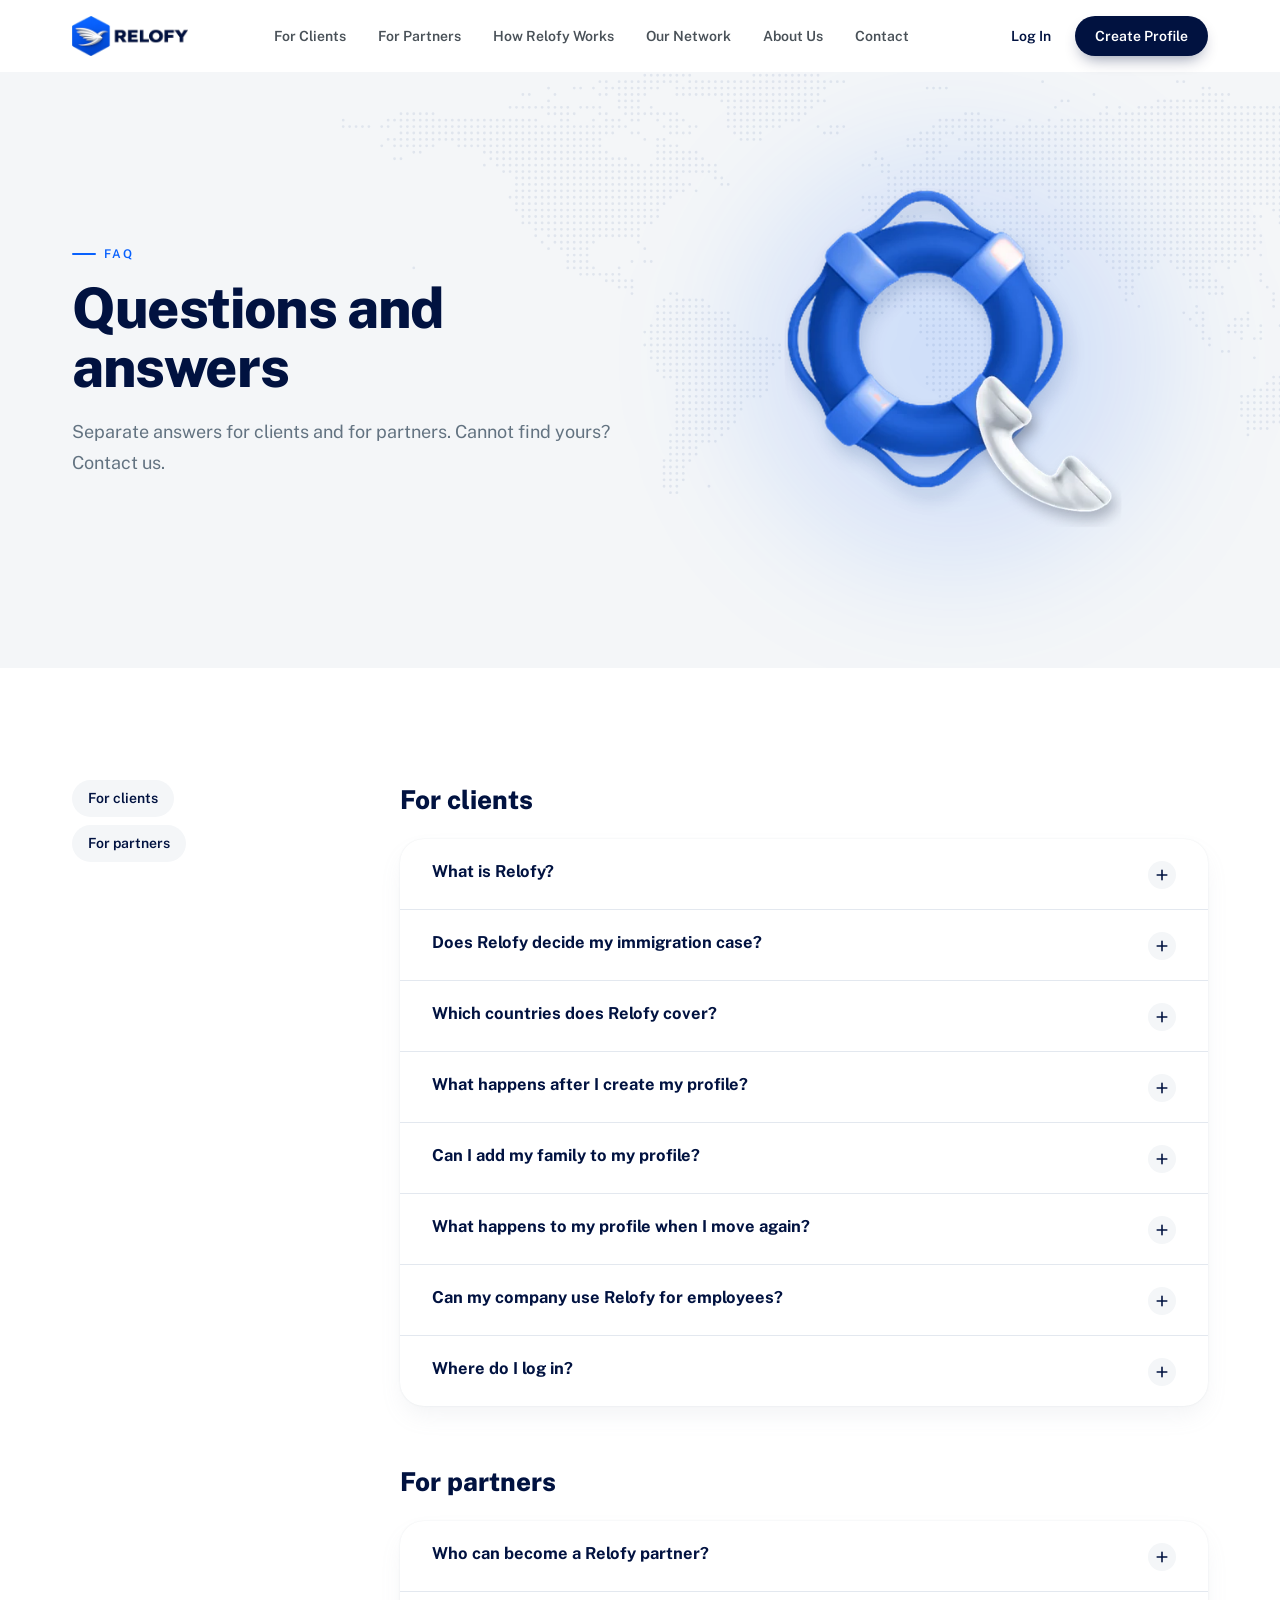
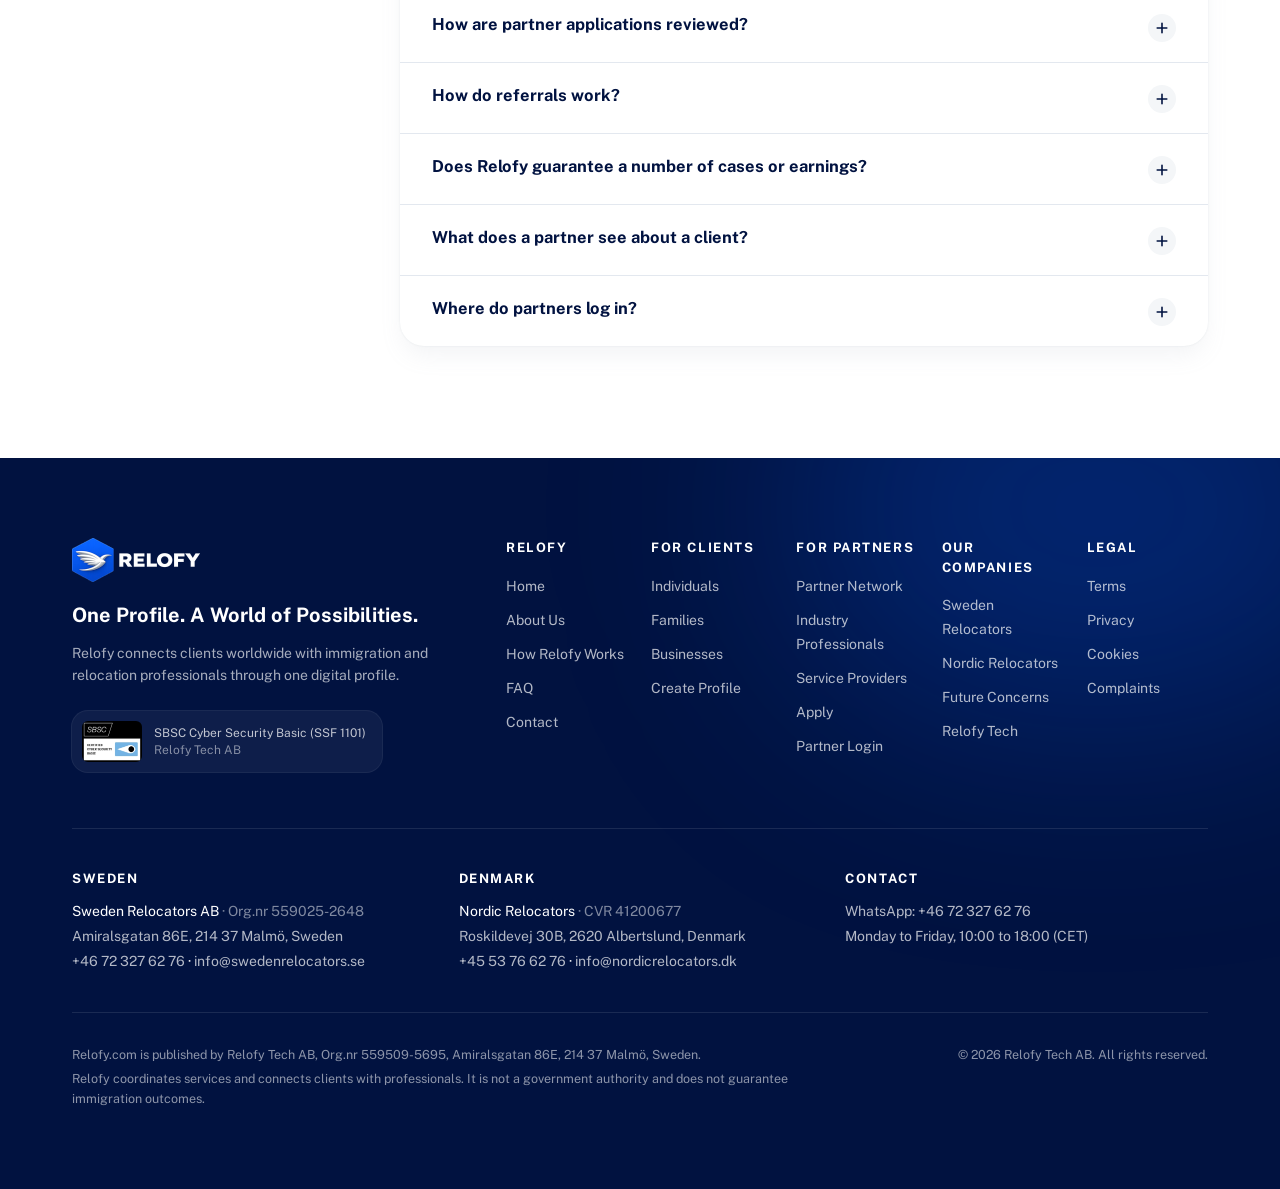
<file: faq/index.html>
<!DOCTYPE html><!--q58rFxs9zzglumJ2LudG5--><html lang="en"><head><meta charSet="utf-8"/><link rel="preconnect" href="/" crossorigin=""/><meta name="viewport" content="width=device-width, initial-scale=1"/><link rel="preload" as="image" href="/brand/relofy-logo-176.png"/><link rel="preload" href="/maps/world-dots.svg" as="image"/><link rel="preload" as="image" href="/img/support-3d.webp"/><link rel="stylesheet" href="/_next/static/chunks/9854a5b32f59ee44.css" data-precedence="next"/><link rel="preload" as="script" fetchPriority="low" href="/_next/static/chunks/711d597b816a80c1.js"/><script src="/_next/static/chunks/236f7e5abd6f09ff.js" async=""></script><script src="/_next/static/chunks/d4b4a1ad90e2acdb.js" async=""></script><script src="/_next/static/chunks/24de5c848020e663.js" async=""></script><script src="/_next/static/chunks/turbopack-821b88e02b98bb36.js" async=""></script><script src="/_next/static/chunks/4cf11cb0bfa9869b.js" async=""></script><script src="/_next/static/chunks/ff1a16fafef87110.js" async=""></script><script src="/_next/static/chunks/7340adf74ff47ec0.js" async=""></script><script src="/_next/static/chunks/a492cba4ea49b337.js" async=""></script><meta name="next-size-adjust" content=""/><meta name="theme-color" content="#011240"/><title>Relofy FAQ: Questions from Clients and Partners · Relofy</title><meta name="description" content="Answers for clients and partners: what Relofy is, which countries it covers, how the profile works, what it costs to join and how partner applications are reviewed."/><meta name="application-name" content="Relofy"/><link rel="manifest" href="/site.webmanifest"/><meta name="robots" content="index, follow"/><meta name="googlebot" content="index, follow, max-image-preview:large, max-snippet:-1"/><link rel="canonical" href="https://relofy.com/faq/"/><meta property="og:title" content="Relofy FAQ: Questions from Clients and Partners"/><meta property="og:description" content="Answers for clients and partners: what Relofy is, which countries it covers, how the profile works, what it costs to join and how partner applications are reviewed."/><meta property="og:url" content="https://relofy.com/faq/"/><meta property="og:site_name" content="Relofy"/><meta property="og:image" content="https://relofy.com/og/relofy-og.png"/><meta property="og:image:width" content="1200"/><meta property="og:image:height" content="630"/><meta property="og:type" content="website"/><meta name="twitter:card" content="summary_large_image"/><meta name="twitter:title" content="Relofy FAQ: Questions from Clients and Partners"/><meta name="twitter:description" content="Answers for clients and partners: what Relofy is, which countries it covers, how the profile works, what it costs to join and how partner applications are reviewed."/><meta name="twitter:image" content="https://relofy.com/og/relofy-og.png"/><link rel="icon" href="/favicon.ico" sizes="48x48"/><link rel="icon" href="/brand/icon-192.png" sizes="192x192" type="image/png"/><link rel="apple-touch-icon" href="/apple-touch-icon.png"/><script type="application/ld+json">[{"@context":"https://schema.org","@type":"Organization","@id":"https://relofy.com/#organization","name":"Relofy","legalName":"Relofy Tech AB","url":"https://relofy.com","logo":"https://relofy.com/brand/relofy-logo-352.png","slogan":"One Profile. A World of Possibilities.","description":"Relofy connects individuals, families, companies and professional partners through one digital profile for immigration, relocation and global mobility services.","identifier":{"@type":"PropertyValue","propertyID":"Organisationsnummer","value":"559509-5695"},"address":{"@type":"PostalAddress","streetAddress":"Amiralsgatan 86E","postalCode":"214 37","addressLocality":"Malmö","addressCountry":"SE"},"hasCredential":{"@type":"EducationalOccupationalCredential","name":"SBSC Cyber Security Basic (SSF 1101)","recognizedBy":{"@type":"Organization","name":"SBSC"}},"sameAs":["https://relofy.tech"],"subOrganization":[{"@type":"Organization","name":"Sweden Relocators AB","url":"https://swedenrelocators.se"},{"@type":"Organization","name":"Nordic Relocators","url":"https://nordicrelocators.dk"}],"contactPoint":[{"@type":"ContactPoint","contactType":"customer service","telephone":"+46723276276","email":"info@swedenrelocators.se","areaServed":"SE","availableLanguage":["English","Swedish","Urdu","Arabic"]},{"@type":"ContactPoint","contactType":"customer service","telephone":"+4553766276","email":"info@nordicrelocators.dk","areaServed":"DK","availableLanguage":["English","Danish"]}]},{"@context":"https://schema.org","@type":"WebSite","@id":"https://relofy.com/#website","url":"https://relofy.com","name":"Relofy","publisher":{"@id":"https://relofy.com/#organization"},"inLanguage":"en"}]</script><script src="/_next/static/chunks/a6dad97d9634a72d.js" noModule=""></script></head><body class="min-h-dvh bg-white"><div hidden=""><!--$--><!--/$--></div><header class="sticky top-0 z-50 transition-all duration-300 bg-white/0"><a href="#main" class="sr-only focus:not-sr-only focus:absolute focus:left-4 focus:top-3 focus:z-[60] focus:rounded-full focus:bg-navy focus:px-4 focus:py-2 focus:text-white">Skip to content</a><div class="mx-auto flex h-[72px] w-full max-w-[1200px] items-center justify-between gap-6 px-5 sm:px-8"><a class="flex shrink-0 items-center" aria-label="Relofy home" href="/"><img alt="Relofy" width="128" height="44" decoding="async" data-nimg="1" class="h-9 w-auto sm:h-10" style="color:transparent" src="/brand/relofy-logo-176.png"/></a><nav aria-label="Main" class="hidden items-center gap-1 xl:flex"><a class="rounded-full px-3.5 py-2 text-[14px] font-semibold transition-colors text-ink/80 hover:text-navy" href="/clients/">For Clients</a><a class="rounded-full px-3.5 py-2 text-[14px] font-semibold transition-colors text-ink/80 hover:text-navy" href="/partners/">For Partners</a><a class="rounded-full px-3.5 py-2 text-[14px] font-semibold transition-colors text-ink/80 hover:text-navy" href="/how-it-works/">How Relofy Works</a><a class="rounded-full px-3.5 py-2 text-[14px] font-semibold transition-colors text-ink/80 hover:text-navy" href="/network/">Our Network</a><a class="rounded-full px-3.5 py-2 text-[14px] font-semibold transition-colors text-ink/80 hover:text-navy" href="/about/">About Us</a><a class="rounded-full px-3.5 py-2 text-[14px] font-semibold transition-colors text-ink/80 hover:text-navy" href="/contact/">Contact</a></nav><div class="hidden items-center gap-2 xl:flex"><a href="https://portal.nordicrelocators.com/signin/" rel="noopener" class="rounded-full px-4 py-2 text-[14px] font-semibold text-navy hover:bg-[rgba(145,158,171,0.12)]">Log In</a><a href="https://portal.nordicrelocators.com/signup/?role=individual" rel="noopener" class="inline-flex h-10 items-center rounded-full bg-navy px-5 text-[14px] font-semibold text-white shadow-[0_8px_16px_-6px_rgba(1,18,64,0.45)] transition-colors hover:bg-navy-800">Create Profile</a></div><button type="button" aria-expanded="false" aria-controls="mobile-menu" aria-label="Open menu" class="relative flex h-11 w-11 items-center justify-center rounded-full text-navy hover:bg-[rgba(145,158,171,0.12)] xl:hidden"><span class="absolute h-[2px] w-5 rounded-full bg-current transition-all duration-300 -translate-y-[6px]"></span><span class="absolute h-[2px] w-5 rounded-full bg-current transition-all duration-300 "></span><span class="absolute h-[2px] w-5 rounded-full bg-current transition-all duration-300 translate-y-[6px]"></span></button></div><div id="mobile-menu" hidden="" class="h-[calc(100dvh-72px)] overflow-y-auto border-t border-line bg-white xl:hidden"><nav aria-label="Mobile" class="mx-auto flex max-w-[1200px] flex-col px-5 py-6 sm:px-8"><a class="border-b border-line py-4 text-[20px] font-bold text-navy" href="/">Home</a><a class="border-b border-line py-4 text-[20px] font-bold text-navy" href="/clients/">For Clients</a><a class="border-b border-line py-4 text-[20px] font-bold text-navy" href="/partners/">For Partners</a><a class="border-b border-line py-4 text-[20px] font-bold text-navy" href="/how-it-works/">How Relofy Works</a><a class="border-b border-line py-4 text-[20px] font-bold text-navy" href="/network/">Our Network</a><a class="border-b border-line py-4 text-[20px] font-bold text-navy" href="/about/">About Us</a><a class="border-b border-line py-4 text-[20px] font-bold text-navy" href="/contact/">Contact</a><a class="border-b border-line py-4 text-[20px] font-bold text-navy" href="/faq/">FAQ</a><div class="mt-8 grid gap-3"><a href="https://portal.nordicrelocators.com/signup/?role=individual" rel="noopener" class="flex h-12 items-center justify-center rounded-full bg-navy text-[15px] font-semibold text-white">Create Profile</a><a href="https://portal.nordicrelocators.com/signin/" rel="noopener" class="flex h-12 items-center justify-center rounded-full text-[15px] font-semibold text-navy ring-1 ring-inset ring-[#c9d2de]">Log In</a></div></nav></div></header><main id="main"><section class="relative overflow-hidden bg-surface pb-16 pt-10 sm:pb-20 sm:pt-14"><img src="/maps/world-dots.svg" alt="" aria-hidden="true" class="pointer-events-none absolute -right-40 top-0 w-[1100px] max-w-none opacity-40"/><div class="mx-auto w-full max-w-[1200px] px-5 sm:px-8 relative"><div class="grid items-center gap-10 lg:grid-cols-[1.15fr_1fr]"><div class=""><p class="mb-4 inline-flex items-center gap-2 text-[12px] font-semibold uppercase tracking-[0.16em] text-blue"><span aria-hidden="true" class="h-[2px] w-6 rounded-full bg-blue"></span>FAQ</p><h1 class="text-[36px] font-extrabold leading-[1.06] tracking-[-0.025em] text-navy sm:text-[48px] lg:text-[56px]">Questions and answers</h1><p class="text-[17px] leading-[1.7] sm:text-[18px] text-muted mt-5 max-w-2xl">Separate answers for clients and for partners. Cannot find yours? Contact us.</p></div><div class="relative mx-auto w-full max-w-[460px]"><div aria-hidden="true" class="absolute inset-8 rounded-full bg-blue/15 blur-[70px]"></div><img alt="" width="720" height="720" decoding="async" data-nimg="1" class="relative h-auto w-full rounded-[28px]" style="color:transparent" src="/img/support-3d.webp"/></div></div></div></section><section class="bg-white py-20 sm:py-24 lg:py-28 "><div class="mx-auto w-full max-w-[1200px] px-5 sm:px-8 "><div class="grid gap-12 lg:grid-cols-[280px_1fr]"><nav aria-label="FAQ sections" class="lg:sticky lg:top-28 lg:self-start"><ul class="flex gap-2 lg:flex-col"><li><a href="#clients" class="inline-flex rounded-full bg-surface px-4 py-2 text-[14px] font-semibold text-navy hover:bg-blue-50">For clients</a></li><li><a href="#partners" class="inline-flex rounded-full bg-surface px-4 py-2 text-[14px] font-semibold text-navy hover:bg-blue-50">For partners</a></li></ul></nav><div class="space-y-14"><div><h2 class="mb-5 text-[26px] font-extrabold text-navy">For clients</h2><div id="clients" class="divide-y divide-line overflow-hidden rounded-[24px] bg-white shadow-card"><details class="group px-6 py-5 sm:px-8"><summary class="flex cursor-pointer items-start justify-between gap-6 text-[16.5px] font-bold text-navy">What is Relofy?<span aria-hidden="true" class="mt-0.5 flex h-7 w-7 shrink-0 items-center justify-center rounded-full bg-surface text-navy transition-transform duration-300 group-open:rotate-45"><svg viewBox="0 0 20 20" class="h-4 w-4"><path d="M10 4v12M4 10h12" stroke="currentColor" stroke-width="2" stroke-linecap="round"></path></svg></span></summary><p class="mt-3 max-w-3xl text-[15.5px] leading-relaxed text-muted">Relofy is a global digital platform that connects individuals, families and companies with immigration and relocation professionals. You create one profile, and our team coordinates the right services for each destination.</p></details><details class="group px-6 py-5 sm:px-8"><summary class="flex cursor-pointer items-start justify-between gap-6 text-[16.5px] font-bold text-navy">Does Relofy decide my immigration case?<span aria-hidden="true" class="mt-0.5 flex h-7 w-7 shrink-0 items-center justify-center rounded-full bg-surface text-navy transition-transform duration-300 group-open:rotate-45"><svg viewBox="0 0 20 20" class="h-4 w-4"><path d="M10 4v12M4 10h12" stroke="currentColor" stroke-width="2" stroke-linecap="round"></path></svg></span></summary><p class="mt-3 max-w-3xl text-[15.5px] leading-relaxed text-muted">No. Relofy does not replace government immigration systems and cannot guarantee outcomes. Decisions are made by the authorities in each country. We help you prepare and connect you with the right professionals.</p></details><details class="group px-6 py-5 sm:px-8"><summary class="flex cursor-pointer items-start justify-between gap-6 text-[16.5px] font-bold text-navy">Which countries does Relofy cover?<span aria-hidden="true" class="mt-0.5 flex h-7 w-7 shrink-0 items-center justify-center rounded-full bg-surface text-navy transition-transform duration-300 group-open:rotate-45"><svg viewBox="0 0 20 20" class="h-4 w-4"><path d="M10 4v12M4 10h12" stroke="currentColor" stroke-width="2" stroke-linecap="round"></path></svg></span></summary><p class="mt-3 max-w-3xl text-[15.5px] leading-relaxed text-muted">Sweden and Denmark are handled by our Nordic operations where the service is available. Other destinations are coordinated through approved independent partners in the Relofy network, depending on the service you need.</p></details><details class="group px-6 py-5 sm:px-8"><summary class="flex cursor-pointer items-start justify-between gap-6 text-[16.5px] font-bold text-navy">What happens after I create my profile?<span aria-hidden="true" class="mt-0.5 flex h-7 w-7 shrink-0 items-center justify-center rounded-full bg-surface text-navy transition-transform duration-300 group-open:rotate-45"><svg viewBox="0 0 20 20" class="h-4 w-4"><path d="M10 4v12M4 10h12" stroke="currentColor" stroke-width="2" stroke-linecap="round"></path></svg></span></summary><p class="mt-3 max-w-3xl text-[15.5px] leading-relaxed text-muted">You add your family members and immigration history, then book a consultation. We review your background, goals and challenges and explain the relevant pathways and next steps.</p></details><details class="group px-6 py-5 sm:px-8"><summary class="flex cursor-pointer items-start justify-between gap-6 text-[16.5px] font-bold text-navy">Can I add my family to my profile?<span aria-hidden="true" class="mt-0.5 flex h-7 w-7 shrink-0 items-center justify-center rounded-full bg-surface text-navy transition-transform duration-300 group-open:rotate-45"><svg viewBox="0 0 20 20" class="h-4 w-4"><path d="M10 4v12M4 10h12" stroke="currentColor" stroke-width="2" stroke-linecap="round"></path></svg></span></summary><p class="mt-3 max-w-3xl text-[15.5px] leading-relaxed text-muted">Yes. You can add co-applicants and relevant family information, so family-related immigration and relocation services are coordinated together.</p></details><details class="group px-6 py-5 sm:px-8"><summary class="flex cursor-pointer items-start justify-between gap-6 text-[16.5px] font-bold text-navy">What happens to my profile when I move again?<span aria-hidden="true" class="mt-0.5 flex h-7 w-7 shrink-0 items-center justify-center rounded-full bg-surface text-navy transition-transform duration-300 group-open:rotate-45"><svg viewBox="0 0 20 20" class="h-4 w-4"><path d="M10 4v12M4 10h12" stroke="currentColor" stroke-width="2" stroke-linecap="round"></path></svg></span></summary><p class="mt-3 max-w-3xl text-[15.5px] leading-relaxed text-muted">Your profile remains available for future services and relocations, subject to privacy requirements and relevant updates. A new destination gets a new assessment, but you do not start from zero.</p></details><details class="group px-6 py-5 sm:px-8"><summary class="flex cursor-pointer items-start justify-between gap-6 text-[16.5px] font-bold text-navy">Can my company use Relofy for employees?<span aria-hidden="true" class="mt-0.5 flex h-7 w-7 shrink-0 items-center justify-center rounded-full bg-surface text-navy transition-transform duration-300 group-open:rotate-45"><svg viewBox="0 0 20 20" class="h-4 w-4"><path d="M10 4v12M4 10h12" stroke="currentColor" stroke-width="2" stroke-linecap="round"></path></svg></span></summary><p class="mt-3 max-w-3xl text-[15.5px] leading-relaxed text-muted">Yes. Companies create a corporate account in the portal to manage employee relocation and immigration requirements, while each employee gets a personal profile.</p></details><details class="group px-6 py-5 sm:px-8"><summary class="flex cursor-pointer items-start justify-between gap-6 text-[16.5px] font-bold text-navy">Where do I log in?<span aria-hidden="true" class="mt-0.5 flex h-7 w-7 shrink-0 items-center justify-center rounded-full bg-surface text-navy transition-transform duration-300 group-open:rotate-45"><svg viewBox="0 0 20 20" class="h-4 w-4"><path d="M10 4v12M4 10h12" stroke="currentColor" stroke-width="2" stroke-linecap="round"></path></svg></span></summary><p class="mt-3 max-w-3xl text-[15.5px] leading-relaxed text-muted">All accounts live in the Relofy portal at portal.nordicrelocators.com. The Log In button at the top of every page takes you there.</p></details></div></div><div><h2 class="mb-5 text-[26px] font-extrabold text-navy">For partners</h2><div id="partners" class="divide-y divide-line overflow-hidden rounded-[24px] bg-white shadow-card"><details class="group px-6 py-5 sm:px-8"><summary class="flex cursor-pointer items-start justify-between gap-6 text-[16.5px] font-bold text-navy">Who can become a Relofy partner?<span aria-hidden="true" class="mt-0.5 flex h-7 w-7 shrink-0 items-center justify-center rounded-full bg-surface text-navy transition-transform duration-300 group-open:rotate-45"><svg viewBox="0 0 20 20" class="h-4 w-4"><path d="M10 4v12M4 10h12" stroke="currentColor" stroke-width="2" stroke-linecap="round"></path></svg></span></summary><p class="mt-3 max-w-3xl text-[15.5px] leading-relaxed text-muted">Industry professionals such as immigration advisers, law firms and global mobility consultants, and service providers such as logistics, housing, destination services, pet relocation and insurance-related companies.</p></details><details class="group px-6 py-5 sm:px-8"><summary class="flex cursor-pointer items-start justify-between gap-6 text-[16.5px] font-bold text-navy">How are partner applications reviewed?<span aria-hidden="true" class="mt-0.5 flex h-7 w-7 shrink-0 items-center justify-center rounded-full bg-surface text-navy transition-transform duration-300 group-open:rotate-45"><svg viewBox="0 0 20 20" class="h-4 w-4"><path d="M10 4v12M4 10h12" stroke="currentColor" stroke-width="2" stroke-linecap="round"></path></svg></span></summary><p class="mt-3 max-w-3xl text-[15.5px] leading-relaxed text-muted">Every application goes through verification, a B2B partner agreement, approval and training in the Partner Academy before the partner dashboard opens for assignments.</p></details><details class="group px-6 py-5 sm:px-8"><summary class="flex cursor-pointer items-start justify-between gap-6 text-[16.5px] font-bold text-navy">How do referrals work?<span aria-hidden="true" class="mt-0.5 flex h-7 w-7 shrink-0 items-center justify-center rounded-full bg-surface text-navy transition-transform duration-300 group-open:rotate-45"><svg viewBox="0 0 20 20" class="h-4 w-4"><path d="M10 4v12M4 10h12" stroke="currentColor" stroke-width="2" stroke-linecap="round"></path></svg></span></summary><p class="mt-3 max-w-3xl text-[15.5px] leading-relaxed text-muted">A partner can introduce a client who needs services in another country. The referring partner keeps referral attribution under the agreed partner terms, and the processing partner is paid for the work performed.</p></details><details class="group px-6 py-5 sm:px-8"><summary class="flex cursor-pointer items-start justify-between gap-6 text-[16.5px] font-bold text-navy">Does Relofy guarantee a number of cases or earnings?<span aria-hidden="true" class="mt-0.5 flex h-7 w-7 shrink-0 items-center justify-center rounded-full bg-surface text-navy transition-transform duration-300 group-open:rotate-45"><svg viewBox="0 0 20 20" class="h-4 w-4"><path d="M10 4v12M4 10h12" stroke="currentColor" stroke-width="2" stroke-linecap="round"></path></svg></span></summary><p class="mt-3 max-w-3xl text-[15.5px] leading-relaxed text-muted">No. Relofy does not promise earnings, referral volumes or commission rates. Opportunities depend on client demand, your services and countries, and the terms in your partner agreement.</p></details><details class="group px-6 py-5 sm:px-8"><summary class="flex cursor-pointer items-start justify-between gap-6 text-[16.5px] font-bold text-navy">What does a partner see about a client?<span aria-hidden="true" class="mt-0.5 flex h-7 w-7 shrink-0 items-center justify-center rounded-full bg-surface text-navy transition-transform duration-300 group-open:rotate-45"><svg viewBox="0 0 20 20" class="h-4 w-4"><path d="M10 4v12M4 10h12" stroke="currentColor" stroke-width="2" stroke-linecap="round"></path></svg></span></summary><p class="mt-3 max-w-3xl text-[15.5px] leading-relaxed text-muted">Only the information relevant to the service the partner has been assigned, inside the portal. Partners are bound by the B2B agreement and privacy requirements.</p></details><details class="group px-6 py-5 sm:px-8"><summary class="flex cursor-pointer items-start justify-between gap-6 text-[16.5px] font-bold text-navy">Where do partners log in?<span aria-hidden="true" class="mt-0.5 flex h-7 w-7 shrink-0 items-center justify-center rounded-full bg-surface text-navy transition-transform duration-300 group-open:rotate-45"><svg viewBox="0 0 20 20" class="h-4 w-4"><path d="M10 4v12M4 10h12" stroke="currentColor" stroke-width="2" stroke-linecap="round"></path></svg></span></summary><p class="mt-3 max-w-3xl text-[15.5px] leading-relaxed text-muted">Partners use the same Relofy portal. Use Partner Login on this site, or apply first through Apply to Join Relofy.</p></details></div></div></div></div></div></section><script type="application/ld+json">{"@context":"https://schema.org","@type":"FAQPage","mainEntity":[{"@type":"Question","name":"What is Relofy?","acceptedAnswer":{"@type":"Answer","text":"Relofy is a global digital platform that connects individuals, families and companies with immigration and relocation professionals. You create one profile, and our team coordinates the right services for each destination."}},{"@type":"Question","name":"Does Relofy decide my immigration case?","acceptedAnswer":{"@type":"Answer","text":"No. Relofy does not replace government immigration systems and cannot guarantee outcomes. Decisions are made by the authorities in each country. We help you prepare and connect you with the right professionals."}},{"@type":"Question","name":"Which countries does Relofy cover?","acceptedAnswer":{"@type":"Answer","text":"Sweden and Denmark are handled by our Nordic operations where the service is available. Other destinations are coordinated through approved independent partners in the Relofy network, depending on the service you need."}},{"@type":"Question","name":"What happens after I create my profile?","acceptedAnswer":{"@type":"Answer","text":"You add your family members and immigration history, then book a consultation. We review your background, goals and challenges and explain the relevant pathways and next steps."}},{"@type":"Question","name":"Can I add my family to my profile?","acceptedAnswer":{"@type":"Answer","text":"Yes. You can add co-applicants and relevant family information, so family-related immigration and relocation services are coordinated together."}},{"@type":"Question","name":"What happens to my profile when I move again?","acceptedAnswer":{"@type":"Answer","text":"Your profile remains available for future services and relocations, subject to privacy requirements and relevant updates. A new destination gets a new assessment, but you do not start from zero."}},{"@type":"Question","name":"Can my company use Relofy for employees?","acceptedAnswer":{"@type":"Answer","text":"Yes. Companies create a corporate account in the portal to manage employee relocation and immigration requirements, while each employee gets a personal profile."}},{"@type":"Question","name":"Where do I log in?","acceptedAnswer":{"@type":"Answer","text":"All accounts live in the Relofy portal at portal.nordicrelocators.com. The Log In button at the top of every page takes you there."}},{"@type":"Question","name":"Who can become a Relofy partner?","acceptedAnswer":{"@type":"Answer","text":"Industry professionals such as immigration advisers, law firms and global mobility consultants, and service providers such as logistics, housing, destination services, pet relocation and insurance-related companies."}},{"@type":"Question","name":"How are partner applications reviewed?","acceptedAnswer":{"@type":"Answer","text":"Every application goes through verification, a B2B partner agreement, approval and training in the Partner Academy before the partner dashboard opens for assignments."}},{"@type":"Question","name":"How do referrals work?","acceptedAnswer":{"@type":"Answer","text":"A partner can introduce a client who needs services in another country. The referring partner keeps referral attribution under the agreed partner terms, and the processing partner is paid for the work performed."}},{"@type":"Question","name":"Does Relofy guarantee a number of cases or earnings?","acceptedAnswer":{"@type":"Answer","text":"No. Relofy does not promise earnings, referral volumes or commission rates. Opportunities depend on client demand, your services and countries, and the terms in your partner agreement."}},{"@type":"Question","name":"What does a partner see about a client?","acceptedAnswer":{"@type":"Answer","text":"Only the information relevant to the service the partner has been assigned, inside the portal. Partners are bound by the B2B agreement and privacy requirements."}},{"@type":"Question","name":"Where do partners log in?","acceptedAnswer":{"@type":"Answer","text":"Partners use the same Relofy portal. Use Partner Login on this site, or apply first through Apply to Join Relofy."}}]}</script><!--$--><!--/$--></main><footer class="relative overflow-hidden bg-navy text-white"><div aria-hidden="true" class="pointer-events-none absolute -top-40 right-[-10%] h-[420px] w-[620px] rounded-full bg-blue/25 blur-[120px]"></div><div class="mx-auto w-full max-w-[1200px] px-5 sm:px-8 relative py-16 sm:py-20"><div class="grid gap-12 lg:grid-cols-[1.1fr_2fr]"><div><img alt="Relofy" loading="lazy" width="140" height="48" decoding="async" data-nimg="1" class="h-11 w-auto" style="color:transparent" src="/brand/relofy-logo-white-176.png"/><p class="mt-5 text-[20px] font-bold leading-snug">One Profile. A World of Possibilities.</p><p class="mt-3 max-w-sm text-[14px] leading-relaxed text-white/65">Relofy connects clients worldwide with immigration and relocation professionals through one digital profile.</p><a href="/logos/sbsc-certificate-relofy-tech.pdf" class="mt-6 inline-flex items-center gap-3 rounded-2xl bg-white/5 p-2.5 pr-4 ring-1 ring-white/10 transition hover:bg-white/10"><img alt="" loading="lazy" width="60" height="41" decoding="async" data-nimg="1" class="h-[41px] w-auto rounded-md bg-white" style="color:transparent" src="/logos/sbsc-badge.webp"/><span class="text-[12px] leading-snug text-white/75">SBSC Cyber Security Basic (SSF 1101)<br/><span class="text-white/50">Relofy Tech AB</span></span></a></div><div class="grid grid-cols-2 gap-x-6 gap-y-10 sm:grid-cols-3 lg:grid-cols-5"><div><p class="mb-4 text-[13px] font-bold uppercase tracking-[0.12em] text-white">Relofy</p><ul class="space-y-2.5"><li><a class="text-[14px] text-white/70 transition-colors hover:text-white" href="/">Home</a></li><li><a class="text-[14px] text-white/70 transition-colors hover:text-white" href="/about/">About Us</a></li><li><a class="text-[14px] text-white/70 transition-colors hover:text-white" href="/how-it-works/">How Relofy Works</a></li><li><a class="text-[14px] text-white/70 transition-colors hover:text-white" href="/faq/">FAQ</a></li><li><a class="text-[14px] text-white/70 transition-colors hover:text-white" href="/contact/">Contact</a></li></ul></div><div><p class="mb-4 text-[13px] font-bold uppercase tracking-[0.12em] text-white">For Clients</p><ul class="space-y-2.5"><li><a class="text-[14px] text-white/70 transition-colors hover:text-white" href="/clients/#individuals">Individuals</a></li><li><a class="text-[14px] text-white/70 transition-colors hover:text-white" href="/clients/#families">Families</a></li><li><a class="text-[14px] text-white/70 transition-colors hover:text-white" href="/clients/#businesses">Businesses</a></li><li><a href="https://portal.nordicrelocators.com/signup/?role=individual" rel="noopener" class="text-[14px] text-white/70 transition-colors hover:text-white">Create Profile</a></li></ul></div><div><p class="mb-4 text-[13px] font-bold uppercase tracking-[0.12em] text-white">For Partners</p><ul class="space-y-2.5"><li><a class="text-[14px] text-white/70 transition-colors hover:text-white" href="/partners/">Partner Network</a></li><li><a class="text-[14px] text-white/70 transition-colors hover:text-white" href="/partners/#professionals">Industry Professionals</a></li><li><a class="text-[14px] text-white/70 transition-colors hover:text-white" href="/partners/#providers">Service Providers</a></li><li><a href="https://portal.nordicrelocators.com/partner-signup/" rel="noopener" class="text-[14px] text-white/70 transition-colors hover:text-white">Apply</a></li><li><a href="https://portal.nordicrelocators.com/signin/" rel="noopener" class="text-[14px] text-white/70 transition-colors hover:text-white">Partner Login</a></li></ul></div><div><p class="mb-4 text-[13px] font-bold uppercase tracking-[0.12em] text-white">Our Companies</p><ul class="space-y-2.5"><li><a href="https://swedenrelocators.se" rel="noopener" class="text-[14px] text-white/70 transition-colors hover:text-white">Sweden Relocators</a></li><li><a href="https://nordicrelocators.dk" rel="noopener" class="text-[14px] text-white/70 transition-colors hover:text-white">Nordic Relocators</a></li><li><a href="https://futureconcerns.eu" rel="noopener" class="text-[14px] text-white/70 transition-colors hover:text-white">Future Concerns</a></li><li><a href="https://relofy.tech" rel="noopener" class="text-[14px] text-white/70 transition-colors hover:text-white">Relofy Tech</a></li></ul></div><div><p class="mb-4 text-[13px] font-bold uppercase tracking-[0.12em] text-white">Legal</p><ul class="space-y-2.5"><li><a class="text-[14px] text-white/70 transition-colors hover:text-white" href="/terms/">Terms</a></li><li><a class="text-[14px] text-white/70 transition-colors hover:text-white" href="/privacy/">Privacy</a></li><li><a class="text-[14px] text-white/70 transition-colors hover:text-white" href="/cookies/">Cookies</a></li><li><a class="text-[14px] text-white/70 transition-colors hover:text-white" href="/complaints/">Complaints</a></li></ul></div></div></div><div class="mt-14 grid gap-6 border-t border-white/10 pt-10 sm:grid-cols-2 lg:grid-cols-3"><address class="not-italic"><p class="text-[13px] font-bold uppercase tracking-[0.12em]">Sweden</p><p class="mt-3 text-[14px] text-white">Sweden Relocators AB<!-- --> <span class="text-white/50">· <!-- -->Org.nr 559025-2648</span></p><p class="mt-1 text-[14px] text-white/70">Amiralsgatan 86E, 214 37 Malmö, Sweden</p><p class="mt-1 text-[14px]"><a href="tel:+46723276276" class="text-white/70 hover:text-white">+46 72 327 62 76</a> · <a href="mailto:info@swedenrelocators.se" class="text-white/70 hover:text-white">info@swedenrelocators.se</a></p></address><address class="not-italic"><p class="text-[13px] font-bold uppercase tracking-[0.12em]">Denmark</p><p class="mt-3 text-[14px] text-white">Nordic Relocators<!-- --> <span class="text-white/50">· <!-- -->CVR 41200677</span></p><p class="mt-1 text-[14px] text-white/70">Roskildevej 30B, 2620 Albertslund, Denmark</p><p class="mt-1 text-[14px]"><a href="tel:+4553766276" class="text-white/70 hover:text-white">+45 53 76 62 76</a> · <a href="mailto:info@nordicrelocators.dk" class="text-white/70 hover:text-white">info@nordicrelocators.dk</a></p></address><div><p class="text-[13px] font-bold uppercase tracking-[0.12em]">Contact</p><p class="mt-3 text-[14px] text-white/70">WhatsApp: <a href="https://wa.me/46723276276" rel="noopener" class="hover:text-white">+46 72 327 62 76</a></p><p class="mt-1 text-[14px] text-white/70">Monday to Friday, 10:00 to 18:00 (CET)</p></div></div><div class="mt-10 flex flex-col gap-3 border-t border-white/10 pt-8 text-[12.5px] leading-relaxed text-white/55 lg:flex-row lg:items-start lg:justify-between"><div class="max-w-3xl space-y-1"><p>Relofy.com is published by Relofy Tech AB, Org.nr 559509-5695, Amiralsgatan 86E, 214 37 Malmö, Sweden.</p><p>Relofy coordinates services and connects clients with professionals. It is not a government authority and does not guarantee immigration outcomes.</p></div><div class="flex shrink-0 items-center gap-4"><p>© <!-- -->2026<!-- --> Relofy Tech AB. <!-- -->All rights reserved.</p></div></div></div></footer><script src="/_next/static/chunks/711d597b816a80c1.js" id="_R_" async=""></script><script>(self.__next_f=self.__next_f||[]).push([0])</script><script>self.__next_f.push([1,"1:\"$Sreact.fragment\"\n3:I[70119,[\"/_next/static/chunks/4cf11cb0bfa9869b.js\"],\"default\"]\na:I[68027,[\"/_next/static/chunks/ff1a16fafef87110.js\",\"/_next/static/chunks/7340adf74ff47ec0.js\"],\"default\"]\n:HL[\"/_next/static/chunks/9854a5b32f59ee44.css\",\"style\"]\n:HC[\"/\",\"\"]\n2:T68f,"])</script><script>self.__next_f.push([1,"[{\"@context\":\"https://schema.org\",\"@type\":\"Organization\",\"@id\":\"https://relofy.com/#organization\",\"name\":\"Relofy\",\"legalName\":\"Relofy Tech AB\",\"url\":\"https://relofy.com\",\"logo\":\"https://relofy.com/brand/relofy-logo-352.png\",\"slogan\":\"One Profile. A World of Possibilities.\",\"description\":\"Relofy connects individuals, families, companies and professional partners through one digital profile for immigration, relocation and global mobility services.\",\"identifier\":{\"@type\":\"PropertyValue\",\"propertyID\":\"Organisationsnummer\",\"value\":\"559509-5695\"},\"address\":{\"@type\":\"PostalAddress\",\"streetAddress\":\"Amiralsgatan 86E\",\"postalCode\":\"214 37\",\"addressLocality\":\"Malmö\",\"addressCountry\":\"SE\"},\"hasCredential\":{\"@type\":\"EducationalOccupationalCredential\",\"name\":\"SBSC Cyber Security Basic (SSF 1101)\",\"recognizedBy\":{\"@type\":\"Organization\",\"name\":\"SBSC\"}},\"sameAs\":[\"https://relofy.tech\"],\"subOrganization\":[{\"@type\":\"Organization\",\"name\":\"Sweden Relocators AB\",\"url\":\"https://swedenrelocators.se\"},{\"@type\":\"Organization\",\"name\":\"Nordic Relocators\",\"url\":\"https://nordicrelocators.dk\"}],\"contactPoint\":[{\"@type\":\"ContactPoint\",\"contactType\":\"customer service\",\"telephone\":\"+46723276276\",\"email\":\"info@swedenrelocators.se\",\"areaServed\":\"SE\",\"availableLanguage\":[\"English\",\"Swedish\",\"Urdu\",\"Arabic\"]},{\"@type\":\"ContactPoint\",\"contactType\":\"customer service\",\"telephone\":\"+4553766276\",\"email\":\"info@nordicrelocators.dk\",\"areaServed\":\"DK\",\"availableLanguage\":[\"English\",\"Danish\"]}]},{\"@context\":\"https://schema.org\",\"@type\":\"WebSite\",\"@id\":\"https://relofy.com/#website\",\"url\":\"https://relofy.com\",\"name\":\"Relofy\",\"publisher\":{\"@id\":\"https://relofy.com/#organization\"},\"inLanguage\":\"en\"}]"])</script><script>self.__next_f.push([1,"0:{\"P\":null,\"b\":\"q58rFxs9zzglumJ2LudG5\",\"c\":[\"\",\"faq\",\"\"],\"q\":\"\",\"i\":false,\"f\":[[[\"\",{\"children\":[\"faq\",{\"children\":[\"__PAGE__\",{}]}]},\"$undefined\",\"$undefined\",true],[[\"$\",\"$1\",\"c\",{\"children\":[[[\"$\",\"link\",\"0\",{\"rel\":\"stylesheet\",\"href\":\"/_next/static/chunks/9854a5b32f59ee44.css\",\"precedence\":\"next\",\"crossOrigin\":\"$undefined\",\"nonce\":\"$undefined\"}],[\"$\",\"script\",\"script-0\",{\"src\":\"/_next/static/chunks/4cf11cb0bfa9869b.js\",\"async\":true,\"nonce\":\"$undefined\"}]],[\"$\",\"html\",null,{\"lang\":\"en\",\"children\":[[\"$\",\"head\",null,{\"children\":[\"$\",\"script\",null,{\"type\":\"application/ld+json\",\"dangerouslySetInnerHTML\":{\"__html\":\"$2\"}}]}],[\"$\",\"body\",null,{\"className\":\"min-h-dvh bg-white\",\"children\":[[\"$\",\"$L3\",null,{\"t\":{\"locale\":\"en\",\"meta\":{\"titleTemplate\":\"%s · Relofy\",\"defaultTitle\":\"Relofy: One Profile for Relocation, Immigration and Global Mobility\",\"defaultDescription\":\"Relofy connects individuals, families, companies and professional partners through one digital profile for immigration, relocation and global mobility services.\"},\"nav\":{\"home\":\"Home\",\"clients\":\"For Clients\",\"partners\":\"For Partners\",\"how\":\"How Relofy Works\",\"network\":\"Our Network\",\"about\":\"About Us\",\"contact\":\"Contact\",\"faq\":\"FAQ\",\"login\":\"Log In\",\"createProfile\":\"Create Profile\",\"menu\":\"Open menu\",\"close\":\"Close menu\",\"skip\":\"Skip to content\"},\"common\":{\"createProfile\":\"Create Your Profile\",\"bookAppointment\":\"Book an Appointment\",\"becomePartner\":\"Become a Partner\",\"partnerLogin\":\"Partner Login\",\"login\":\"Log In\",\"howItWorks\":\"How Relofy Works\",\"watch\":\"Play film\",\"filmNote\":\"Film with music and on-screen text. Press play to watch.\",\"filmSoon\":\"Film coming soon\",\"filmBySweden\":\"Film by Sweden Relocators, the Swedish company in the Relofy network.\",\"learnMore\":\"Learn more\",\"opensPortal\":\"opens the Relofy portal\",\"illustrative\":\"Illustrative example, not a statement of current service availability.\"},\"home\":{\"hero\":{\"eyebrow\":\"Relofy · One Profile. Global Mobility.\",\"title\":\"Relocate from Anywhere to Anywhere.\",\"subtitle\":\"One digital profile connects you to immigration, relocation and global mobility services across borders. Wherever life takes you, Relofy helps you find the right professional support.\",\"primary\":\"Create Your Profile\",\"secondary\":\"How Relofy Works\",\"trust\":\"Built on the platform already used by Sweden Relocators and Nordic Relocators clients.\",\"card\":{\"title\":\"Your Relofy profile\",\"subtitle\":\"Travels with you\",\"rows\":[\"Family members linked\",\"Immigration history saved\",\"Documents in one place\"],\"destination\":\"Next destination\"},\"mapLabel\":\"An illustrative route on a world map: Lahore to Stockholm, Copenhagen and Toronto.\"},\"audiences\":{\"title\":\"Two ways into Relofy\",\"clients\":{\"label\":\"I'm relocating\",\"audience\":\"For individuals, families and businesses\",\"title\":\"Your Next Destination Starts Here.\",\"text\":\"Whether you are relocating for work, family, education, business or a new opportunity, Relofy connects you with the right professionals through one digital platform.\",\"tagline\":\"One profile. Multiple countries. Long-term support.\",\"cta\":\"Explore Relofy for Clients\",\"cta2\":\"Create Your Profile\"},\"partners\":{\"label\":\"I'm a professional partner\",\"audience\":\"For immigration professionals and relocation service providers\",\"title\":\"Your Expertise. A Global Network.\",\"text\":\"Join an international network of immigration professionals and relocation service providers. Connect with qualified opportunities, collaborate across borders and grow your business through Relofy.\",\"tagline\":\"More connections. More opportunities. One professional network.\",\"cta\":\"Explore Relofy for Partners\",\"cta2\":\"Become a Partner\"}},\"problem\":{\"eyebrow\":\"The problem we solve\",\"title\":\"Moving Countries Shouldn't Mean Starting Over.\",\"before\":{\"title\":\"The usual way\",\"text\":\"Every move starts from zero: new consultants, new accounts and the same documents uploaded again.\",\"items\":[\"Immigration consultant\",\"Lawyer\",\"Housing agent\",\"Moving company\",\"New account\",\"Same documents again\"]},\"after\":{\"title\":\"The Relofy way\",\"text\":\"One profile, connected services and a team that coordinates the professionals for you, now and for your next relocation.\",\"items\":[\"One profile\",\"Connected services\",\"Professional coordination\",\"Ready for the next move\"]}},\"journey\":{\"eyebrow\":\"One profile, multiple destinations\",\"title\":\"The client changes countries, not platforms.\",\"text\":\"Your Relofy account and relevant history stay with you. Each new destination gets its own assessment and the services that fit it.\",\"stops\":[{\"code\":\"PK\",\"country\":\"Pakistan\",\"label\":\"Profile created\",\"detail\":\"Family, education and immigration history added once.\"},{\"code\":\"SE\",\"country\":\"Sweden\",\"label\":\"First relocation\",\"detail\":\"Assessment, permit and settling in, coordinated by our Swedish team.\"},{\"code\":\"DK\",\"country\":\"Denmark\",\"label\":\"Next move\",\"detail\":\"A new assessment for Denmark, with the profile already in place.\"},{\"code\":\"CA\",\"country\":\"Canada\",\"label\":\"Future destination\",\"detail\":\"Handled through an approved independent partner in the network.\"}],\"note\":\"Illustrative journey. It does not describe current service availability in every country.\"},\"steps\":{\"eyebrow\":\"How it works\",\"title\":\"Six steps from first profile to your next relocation\",\"items\":[{\"title\":\"Create your digital profile\",\"text\":\"Sign up once in the Relofy portal.\"},{\"title\":\"Add your family and immigration history\",\"text\":\"Co-applicants, previous permits and documents in one place.\"},{\"title\":\"Book an appointment\",\"text\":\"Choose a consultation time that suits you.\"},{\"title\":\"Discuss your background, goals and challenges\",\"text\":\"We listen first, then explain the realistic options.\"},{\"title\":\"Connect with the right team or approved partner\",\"text\":\"Our Nordic teams or a vetted partner in your destination.\"},{\"title\":\"Manage your services and future relocations\",\"text\":\"Follow your case, documents and invoices, and come back for the next move.\"}]},\"services\":{\"eyebrow\":\"Global services\",\"title\":\"Everything a relocation needs, coordinated through one profile\",\"text\":\"Choose a service to start in the portal. Sweden and Denmark are handled by our Nordic operations; other destinations through approved partners.\",\"items\":[{\"key\":\"immigration\",\"title\":\"Immigration \u0026 Residence Permits\",\"text\":\"Work, family, study and residence permits, extensions and appeals.\",\"href\":\"https://portal.nordicrelocators.com/pre-assessment-and-guide/assessment/\",\"img\":\"/img/id-card-3d.webp\"},{\"key\":\"relocation\",\"title\":\"International Relocation\",\"text\":\"A planned move from your current country to the next, step by step.\",\"href\":\"/clients/\",\"img\":\"/img/globe-plane-3d.webp\"},{\"key\":\"corporate\",\"title\":\"Corporate Mobility\",\"text\":\"Employee relocation and immigration managed from one company account.\",\"href\":\"https://portal.nordicrelocators.com/signup/?role=corporate\",\"img\":\"/img/briefcase-globe-3d.webp\"},{\"key\":\"recruitment\",\"title\":\"Recruitment \u0026 Manpower\",\"text\":\"International talent and job opportunities through the group.\",\"href\":\"https://portal.nordicrelocators.com/manpower-solutions/jobs/\",\"img\":\"/img/assessment-3d.webp\"},{\"key\":\"housing\",\"title\":\"Housing \u0026 Destination Services\",\"text\":\"Short stays, long-term rentals and help settling into a new city.\",\"href\":\"https://portal.nordicrelocators.com/property-management/housing/\",\"img\":\"/img/house-3d.webp\"},{\"key\":\"legal\",\"title\":\"Legal \u0026 Professional Referrals\",\"text\":\"Consultations and referrals to qualified professionals when a case needs them.\",\"href\":\"https://portal.nordicrelocators.com/management/appointments/book/\",\"img\":\"/img/legal-3d.webp\"},{\"key\":\"logistics\",\"title\":\"Logistics \u0026 Moving\",\"text\":\"Moving companies, pet relocation and insurance through approved providers.\",\"href\":\"https://portal.nordicrelocators.com/external-relocation-services/send-request/\",\"img\":\"/img/suitcase-3d.webp\"},{\"key\":\"business\",\"title\":\"Business \u0026 Investment Support\",\"text\":\"Company registration, business permits and investment routes.\",\"href\":\"https://portal.nordicrelocators.com/business-solutions/business/\",\"img\":\"/img/cities-3d.webp\"}]},\"network\":{\"eyebrow\":\"Our network\",\"title\":\"Established Nordic companies behind a global platform\",\"text\":\"Relofy grew out of real relocation work. Our Nordic companies handle Sweden and Denmark directly, and approved independent partners extend the network to other countries.\",\"cards\":{\"sweden\":\"Swedish immigration and relocation services.\",\"denmark\":\"Danish immigration and relocation services.\",\"partners\":\"International professional and service-provider connections.\",\"partnersTitle\":\"Relofy Partner Network\"},\"cta\":\"Explore the network\"},\"clientFilm\":{\"eyebrow\":\"Introducing Relofy\",\"title\":\"Your destination changes. Your profile stays.\",\"text\":\"One secure profile, the right professionals and every destination. See in about a minute how one profile carries you from the first consultation to settling in, and onwards to your next move.\"},\"partnerPreview\":{\"eyebrow\":\"Partner network\",\"title\":\"Bring opportunities. Receive opportunities.\",\"text\":\"Approved professionals and service providers work through the same portal. A partner can introduce a client who needs help in another country, and an approved partner there handles the work.\",\"points\":[\"Structured case referrals\",\"Referral attribution under the partner terms\",\"Assignments and quotes in one dashboard\",\"Training through the Partner Academy\"],\"cta\":\"Discover the Partner Network\",\"imageAlt\":\"The Relofy portal: how a partner case moves from sign-up to assignment and completion.\"},\"final\":{\"title\":\"Your Next Destination Is Just the Beginning.\",\"text\":\"Create your profile today and keep it for every move that follows.\",\"primary\":\"Create Your Profile\",\"secondary\":\"Book an Appointment\"}},\"clients\":{\"meta\":{\"title\":\"For Clients: One Profile for Every Relocation\",\"description\":\"Create one Relofy profile for yourself, your family or your company: book a consultation, connect with professionals and manage every relocation in one portal.\"},\"hero\":{\"eyebrow\":\"For clients\",\"title\":\"Your Global Relocation Journey. One Digital Profile.\",\"text\":\"Relofy brings individuals, families and companies together with the right immigration and relocation professionals, in one secure portal that stays with you after the first move.\"},\"groups\":{\"title\":\"Who Relofy is for\",\"items\":[{\"key\":\"individuals\",\"title\":\"Individuals\",\"text\":\"People relocating for employment, education, business, family or another permitted immigration purpose.\",\"img\":\"/img/pin-3d.webp\"},{\"key\":\"families\",\"title\":\"Families\",\"text\":\"Add co-applicants and family information once, so family-related immigration and relocation services are coordinated together.\",\"img\":\"/img/family-3d.webp\"},{\"key\":\"businesses\",\"title\":\"Corporate clients\",\"text\":\"Companies manage employee relocation and immigration requirements through the existing corporate portal.\",\"img\":\"/img/people-data.webp\"}]},\"benefits\":{\"eyebrow\":\"What you get\",\"title\":\"One account that grows with you\",\"items\":[\"Create one account\",\"Keep your relevant immigration history\",\"Add family members\",\"Book consultations\",\"Reach professionals in different destinations\",\"Manage service requests\",\"Upload and organise documents\",\"Communicate through the portal\",\"See invoices and case updates\",\"Come back for future relocations\"],\"imageAlt\":\"A 3D safe: documents stored securely in your profile.\"},\"consultation\":{\"eyebrow\":\"Our core process\",\"title\":\"Every case starts with a consultation\",\"text\":\"Before anything is filed or booked, we take the time to understand the whole picture.\",\"steps\":[{\"title\":\"Background\",\"text\":\"We review your nationality, current residence, immigration history, family circumstances and relevant professional background.\"},{\"title\":\"Goals \u0026 Current Issues\",\"text\":\"We identify the intended destination, the purpose of the move, current difficulties, deadlines and practical needs.\"},{\"title\":\"Solutions\",\"text\":\"We explain the relevant pathways, professional service options, possible requirements and next steps.\"}],\"after\":\"After the consultation, suitable cases are handled by our own teams or coordinated with an approved partner.\",\"imageAlt\":\"Two consultants reviewing a client case together.\"},\"film\":{\"eyebrow\":\"Client film\",\"title\":\"See the client journey\",\"text\":\"A short film about the services clients use through the portal, from permits and family to housing and settling in.\"},\"corporate\":{\"eyebrow\":\"For companies\",\"title\":\"International workforce mobility from one company account\",\"text\":\"HR teams add employees, follow each case and see documents, appointments and invoices in the corporate dashboard, while every relocating employee gets a personal profile.\",\"cta\":\"Create a company account\"},\"cta\":{\"title\":\"Ready when you are\",\"text\":\"Create your profile, book your consultation, or log in if you already have an account.\",\"primary\":\"Create Your Profile\",\"secondary\":\"Book Your Consultation\",\"tertiary\":\"Already have an account? Log in\"}},\"partners\":{\"meta\":{\"title\":\"For Partners: Join the Relofy Partner Network\",\"description\":\"Immigration professionals and relocation service providers: join the Relofy network, receive structured referrals, collaborate across borders and grow through one portal.\"},\"hero\":{\"eyebrow\":\"For partners\",\"title\":\"Local Expertise. Global Opportunities.\",\"text\":\"Join Relofy and connect your professional services with clients and business opportunities across borders.\"},\"categories\":{\"title\":\"Two partner categories, one workflow\",\"items\":[{\"key\":\"professionals\",\"title\":\"Industry Professionals\",\"audience\":\"Immigration advisers, law firms, global mobility consultants and other specialist professionals.\",\"text\":\"Approved professionals may receive qualified cases, handle assigned professional work, communicate through the portal and take part in the referral network.\",\"img\":\"/img/people-professional.webp\"},{\"key\":\"providers\",\"title\":\"Service Providers\",\"audience\":\"Logistics, housing, destination services, pet relocation, insurance-related referrals and other practical service companies.\",\"text\":\"Approved service providers may receive service requests, prepare quotations and deliver the agreed services.\",\"img\":\"/img/insurance-3d.webp\"}]},\"b2b\":{\"eyebrow\":\"The Relofy B2B network\",\"title\":\"Partners bring opportunities and receive them\",\"text\":\"A partner may introduce a client who needs immigration services in another country. An approved professional in the destination handles the assignment, and other providers may deliver additional relocation services.\",\"nodes\":{\"referrer\":\"Referring partner\",\"referrerNote\":\"Introduces the client\",\"relofy\":\"Relofy\",\"relofyNote\":\"Coordinates the case\",\"processor\":\"Processing professional\",\"processorNote\":\"Handles the assignment\",\"providers\":\"Service providers\",\"providersNote\":\"Housing, moving, insurance\"},\"flows\":{\"referral\":\"Referral attribution\",\"fee\":\"Service fee\",\"request\":\"Service requests\"},\"notes\":[\"The referring partner keeps referral attribution under the agreed partner terms.\",\"The processing partner is paid for the work performed.\",\"Referral commissions and service fees are separate commercial arrangements.\"]},\"benefits\":{\"eyebrow\":\"Partner benefits\",\"title\":\"Why professionals join\",\"items\":[\"International client opportunities\",\"Professional collaboration\",\"Structured case referrals\",\"Cross-border service opportunities\",\"Long-term referral relationships\",\"A dedicated partner dashboard\",\"Service and country management\",\"The Partner Academy\",\"Approved assignment management\",\"Room to grow with the network\"],\"imageAlt\":\"A professional celebrating a successful collaboration.\",\"note\":\"Relofy does not promise earnings, referral volumes or commission rates. Commercial terms are agreed in the partner agreement.\"},\"onboarding\":{\"eyebrow\":\"Partner onboarding\",\"title\":\"From application to your partner dashboard\",\"text\":\"Every application is reviewed before approval, so clients can trust the professionals they meet through Relofy.\",\"steps\":[\"Apply\",\"Verification\",\"Agreement\",\"Approval\",\"Training\",\"Partner Dashboard\"],\"details\":[\"Choose your partner category and services in the portal.\",\"We check your company and professional details.\",\"You sign the B2B partner agreement.\",\"Your profile, services and countries are approved.\",\"You complete the Partner Academy modules.\",\"You receive assignments and requests in your dashboard.\"],\"imageAlt\":\"The partner sign-up screen in the Relofy portal, where you choose Industry Professional or Service Provider.\"},\"academy\":{\"eyebrow\":\"Partner Academy\",\"title\":\"Training and assessments inside the portal\",\"text\":\"Approved partners get access to training and assessments through the existing portal, so every partner works to the same standard and knows how cases move through the platform.\"},\"film\":{\"eyebrow\":\"Partner film\",\"title\":\"Bring opportunities. Receive opportunities. Grow together.\",\"text\":\"Two ways to partner, clients who arrive prepared, referrals across borders and one partner portal. See how the Relofy Partner Network works in under a minute and a half.\"},\"cta\":{\"title\":\"Grow with the Relofy network\",\"text\":\"Apply in the portal. We review every application and get back to you with the next steps.\",\"primary\":\"Apply to Join Relofy\",\"secondary\":\"Partner Login\"}},\"how\":{\"meta\":{\"title\":\"How Relofy Works: One Profile, Connected Services\",\"description\":\"How Relofy works for clients and partners: create one profile, book a consultation, connect with the right team or approved partner and manage future relocations.\"},\"hero\":{\"eyebrow\":\"How Relofy works\",\"title\":\"One profile. A coordinated service journey.\",\"text\":\"Relofy connects you with appropriate professionals and coordinates your service journey. It does not replace government immigration systems or guarantee immigration outcomes.\"},\"journey\":{\"title\":\"The client journey, step by step\",\"steps\":[{\"title\":\"Create your digital profile\",\"text\":\"Sign up in the portal as an individual or a company. Your profile is the base for every service you use later.\"},{\"title\":\"Add family and immigration history\",\"text\":\"Add co-applicants, previous permits, education and documents. You add them once and keep them up to date.\"},{\"title\":\"Book an appointment\",\"text\":\"Pick a consultation time in the portal. You receive the meeting details and can prepare documents in advance.\"},{\"title\":\"Discuss background, goals and challenges\",\"text\":\"We go through your background, your goals and any difficulties or deadlines, and explain the realistic options.\"},{\"title\":\"Connect with the right team or partner\",\"text\":\"Sweden and Denmark are handled by our Nordic operations where available. Other destinations are coordinated with approved independent partners.\"},{\"title\":\"Manage services and future relocations\",\"text\":\"Follow cases, documents, messages and invoices in the portal. When life takes you somewhere new, you start from your existing profile.\"}],\"screenAlt\":\"The appointments calendar in the Relofy portal.\",\"documentsAlt\":\"A consultant organising client documents.\"},\"roles\":{\"title\":\"Who does what\",\"items\":[{\"title\":\"You\",\"text\":\"Keep your profile and documents up to date and decide which services to use.\"},{\"title\":\"Relofy team\",\"text\":\"Reviews your case, explains the options and coordinates the professionals involved.\"},{\"title\":\"Nordic operations\",\"text\":\"Sweden Relocators and Nordic Relocators handle services in Sweden and Denmark where available.\"},{\"title\":\"Approved partners\",\"text\":\"Independent professionals and providers handle assignments in other countries under partner agreements.\"}]},\"privacy\":{\"title\":\"Your profile and your privacy\",\"text\":\"Your profile remains available for future services and relocations, subject to privacy requirements and the updates each new case needs. Partners only see the information relevant to the service they are assigned.\",\"cert\":\"The platform is developed by Relofy Tech AB, certified to SBSC Cyber Security Basic (SSF 1101).\",\"certLink\":\"View the certificate (PDF)\"}},\"networkPage\":{\"meta\":{\"title\":\"Our Network: Sweden Relocators, Nordic Relocators and Partners\",\"description\":\"The companies behind Relofy: Sweden Relocators in Sweden, Nordic Relocators in Denmark, Future Concerns for recruitment and Relofy Tech for the platform.\"},\"hero\":{\"eyebrow\":\"Our network\",\"title\":\"Real companies. One connected network.\",\"text\":\"Relofy is built and run by companies that already handle immigration and relocation every day. Here is who does what.\"},\"nordic\":{\"title\":\"Nordic operations\",\"text\":\"For Sweden and Denmark, Relofy clients are served directly by our own companies where the service is available.\"},\"group\":{\"title\":\"Also in the group\"},\"partners\":{\"title\":\"Relofy Partner Network\",\"text\":\"For other destinations, services are coordinated through approved independent partners. Partners apply, are verified, sign a B2B agreement and complete the Partner Academy before they receive assignments. We do not list partner companies here until they have agreed to be shown.\",\"cta\":\"Become a Partner\"},\"visit\":\"Visit website\"},\"about\":{\"meta\":{\"title\":\"About Relofy: Mission, Vision and Origins\",\"description\":\"Relofy grew out of years of immigration and relocation work in Sweden and Denmark. Our mission: one profile that travels with people and companies across borders.\"},\"hero\":{\"eyebrow\":\"About us\",\"title\":\"Built from real relocation work\",\"text\":\"Relofy began inside the Nordic relocation companies we run. We saw the same families and professionals start from zero every time they moved, so we built one platform that remembers them.\"},\"mission\":{\"title\":\"Mission\",\"text\":\"To let people and companies relocate from anywhere to anywhere without starting their professional search and their digital profile from the beginning.\"},\"vision\":{\"title\":\"Vision\",\"text\":\"A trusted global network where one profile connects clients with the right immigration and relocation professionals in every destination.\"},\"origins\":{\"title\":\"Our origins\",\"paragraphs\":[\"Sweden Relocators AB has helped individuals, families and companies with immigration and relocation in Sweden since 2015, and Nordic Relocators does the same in Denmark.\",\"The client and partner portal at portal.nordicrelocators.com was developed for that work by Relofy Tech AB in Malmö. It already manages clients, companies, partners, appointments, documents and cases.\",\"Relofy brings these services together under one global brand, open to clients worldwide and to professional partners who want to work across borders.\"]},\"values\":{\"title\":\"How we work\",\"items\":[{\"title\":\"Honest advice\",\"text\":\"We explain realistic options and never promise immigration outcomes. Authorities make the decisions.\"},{\"title\":\"Privacy by design\",\"text\":\"Each partner only sees what their assignment needs, and the platform is built to Swedish cybersecurity standards.\"},{\"title\":\"One relationship\",\"text\":\"Your profile and history stay with you, so every new service starts where the last one ended.\"}]},\"trust\":{\"title\":\"Security\",\"text\":\"Relofy Tech AB is certified to SBSC Cyber Security Basic (SSF 1101), the Swedish standard for basic cybersecurity.\",\"link\":\"View the certificate (PDF)\"}},\"contact\":{\"meta\":{\"title\":\"Contact Relofy: Sweden and Denmark\",\"description\":\"Contact Relofy in Malmö or Albertslund: book a consultation in the portal or reach us by phone, email or WhatsApp. Contact details for Sweden and Denmark.\"},\"hero\":{\"eyebrow\":\"Contact\",\"title\":\"Talk to the people behind Relofy\",\"text\":\"The fastest way to get help with a case is to book a consultation in the portal. You can also call, email or message us.\"},\"actions\":{\"book\":{\"title\":\"Book a consultation\",\"text\":\"Choose a time in the portal. Log in or create your profile first.\",\"cta\":\"Book an Appointment\"},\"partner\":{\"title\":\"Become a partner\",\"text\":\"Apply as an industry professional or service provider.\",\"cta\":\"Apply to Join Relofy\"},\"whatsapp\":{\"title\":\"WhatsApp\",\"text\":\"Send us a message about a new or existing case.\",\"cta\":\"Open WhatsApp\"}},\"offices\":{\"title\":\"Offices\",\"sweden\":\"Sweden\",\"denmark\":\"Denmark\",\"hours\":\"Opening hours\"},\"imageAlt\":\"A customer support specialist ready to help.\"},\"faq\":{\"meta\":{\"title\":\"Relofy FAQ: Questions from Clients and Partners\",\"description\":\"Answers for clients and partners: what Relofy is, which countries it covers, how the profile works, what it costs to join and how partner applications are reviewed.\"},\"hero\":{\"eyebrow\":\"FAQ\",\"title\":\"Questions and answers\",\"text\":\"Separate answers for clients and for partners. Cannot find yours? Contact us.\"},\"clientsTitle\":\"For clients\",\"partnersTitle\":\"For partners\",\"clients\":[{\"q\":\"What is Relofy?\",\"a\":\"Relofy is a global digital platform that connects individuals, families and companies with immigration and relocation professionals. You create one profile, and our team coordinates the right services for each destination.\"},{\"q\":\"Does Relofy decide my immigration case?\",\"a\":\"No. Relofy does not replace government immigration systems and cannot guarantee outcomes. Decisions are made by the authorities in each country. We help you prepare and connect you with the right professionals.\"},{\"q\":\"Which countries does Relofy cover?\",\"a\":\"Sweden and Denmark are handled by our Nordic operations where the service is available. Other destinations are coordinated through approved independent partners in the Relofy network, depending on the service you need.\"},{\"q\":\"What happens after I create my profile?\",\"a\":\"You add your family members and immigration history, then book a consultation. We review your background, goals and challenges and explain the relevant pathways and next steps.\"},{\"q\":\"Can I add my family to my profile?\",\"a\":\"Yes. You can add co-applicants and relevant family information, so family-related immigration and relocation services are coordinated together.\"},{\"q\":\"What happens to my profile when I move again?\",\"a\":\"Your profile remains available for future services and relocations, subject to privacy requirements and relevant updates. A new destination gets a new assessment, but you do not start from zero.\"},{\"q\":\"Can my company use Relofy for employees?\",\"a\":\"Yes. Companies create a corporate account in the portal to manage employee relocation and immigration requirements, while each employee gets a personal profile.\"},{\"q\":\"Where do I log in?\",\"a\":\"All accounts live in the Relofy portal at portal.nordicrelocators.com. The Log In button at the top of every page takes you there.\"}],\"partners\":[{\"q\":\"Who can become a Relofy partner?\",\"a\":\"Industry professionals such as immigration advisers, law firms and global mobility consultants, and service providers such as logistics, housing, destination services, pet relocation and insurance-related companies.\"},{\"q\":\"How are partner applications reviewed?\",\"a\":\"Every application goes through verification, a B2B partner agreement, approval and training in the Partner Academy before the partner dashboard opens for assignments.\"},{\"q\":\"How do referrals work?\",\"a\":\"A partner can introduce a client who needs services in another country. The referring partner keeps referral attribution under the agreed partner terms, and the processing partner is paid for the work performed.\"},{\"q\":\"Does Relofy guarantee a number of cases or earnings?\",\"a\":\"No. Relofy does not promise earnings, referral volumes or commission rates. Opportunities depend on client demand, your services and countries, and the terms in your partner agreement.\"},{\"q\":\"What does a partner see about a client?\",\"a\":\"Only the information relevant to the service the partner has been assigned, inside the portal. Partners are bound by the B2B agreement and privacy requirements.\"},{\"q\":\"Where do partners log in?\",\"a\":\"Partners use the same Relofy portal. Use Partner Login on this site, or apply first through Apply to Join Relofy.\"}]},\"footer\":{\"tagline\":\"One Profile. A World of Possibilities.\",\"about\":\"Relofy connects clients worldwide with immigration and relocation professionals through one digital profile.\",\"columns\":{\"relofy\":\"Relofy\",\"clients\":\"For Clients\",\"partners\":\"For Partners\",\"companies\":\"Our Companies\",\"legal\":\"Legal\"},\"links\":{\"individuals\":\"Individuals\",\"families\":\"Families\",\"businesses\":\"Businesses\",\"createProfile\":\"Create Profile\",\"partnerNetwork\":\"Partner Network\",\"professionals\":\"Industry Professionals\",\"providers\":\"Service Providers\",\"apply\":\"Apply\",\"partnerLogin\":\"Partner Login\",\"terms\":\"Terms\",\"privacy\":\"Privacy\",\"cookies\":\"Cookies\",\"complaints\":\"Complaints\"},\"contactTitle\":\"Contact\",\"publisher\":\"Relofy.com is published by Relofy Tech AB, Org.nr 559509-5695, Amiralsgatan 86E, 214 37 Malmö, Sweden.\",\"disclaimer\":\"Relofy coordinates services and connects clients with professionals. It is not a government authority and does not guarantee immigration outcomes.\",\"cookieSettings\":\"Cookie settings\",\"rights\":\"All rights reserved.\"},\"cookies\":{\"banner\":{\"title\":\"Cookies\",\"text\":\"We would like to use analytics cookies to understand how the site is used. Nothing is stored unless you accept.\",\"accept\":\"Accept analytics\",\"reject\":\"Only necessary\",\"more\":\"Cookie policy\"}},\"notFound\":{\"title\":\"This page has relocated\",\"text\":\"The page you were looking for is not here. Start again from the home page or go straight to the portal.\",\"home\":\"Back to the home page\"}}}],\"$L4\",\"$L5\",\"$L6\"]}]]}]]}],{\"children\":[\"$L7\",{\"children\":[\"$L8\",{},null,false,false]},null,false,false]},null,false,false],\"$L9\",false]],\"m\":\"$undefined\",\"G\":[\"$a\",[]],\"S\":true}\n"])</script><script>self.__next_f.push([1,"b:I[39756,[\"/_next/static/chunks/ff1a16fafef87110.js\",\"/_next/static/chunks/7340adf74ff47ec0.js\"],\"default\"]\nc:I[37457,[\"/_next/static/chunks/ff1a16fafef87110.js\",\"/_next/static/chunks/7340adf74ff47ec0.js\"],\"default\"]\nd:I[22016,[\"/_next/static/chunks/4cf11cb0bfa9869b.js\",\"/_next/static/chunks/a492cba4ea49b337.js\"],\"\"]\ne:I[85437,[\"/_next/static/chunks/4cf11cb0bfa9869b.js\",\"/_next/static/chunks/a492cba4ea49b337.js\"],\"Image\"]\n17:I[25930,[\"/_next/static/chunks/4cf11cb0bfa9869b.js\"],\"default\"]\n24:I[97367,[\"/_next/static/chunks/ff1a16fafef87110.js\",\"/_next/static/chunks/7340adf74ff47ec0.js\"],\"ViewportBoundary\"]\n26:I[97367,[\"/_next/static/chunks/ff1a16fafef87110.js\",\"/_next/static/chunks/7340adf74ff47ec0.js\"],\"MetadataBoundary\"]\n27:\"$Sreact.suspense\"\n:HL[\"/maps/world-dots.svg\",\"image\"]\n"])</script><script>self.__next_f.push([1,"4:[\"$\",\"main\",null,{\"id\":\"main\",\"children\":[\"$\",\"$Lb\",null,{\"parallelRouterKey\":\"children\",\"error\":\"$undefined\",\"errorStyles\":\"$undefined\",\"errorScripts\":\"$undefined\",\"template\":[\"$\",\"$Lc\",null,{}],\"templateStyles\":\"$undefined\",\"templateScripts\":\"$undefined\",\"notFound\":[[\"$\",\"section\",null,{\"className\":\"bg-surface py-28\",\"children\":[\"$\",\"div\",null,{\"className\":\"mx-auto w-full max-w-[1200px] px-5 sm:px-8 text-center\",\"children\":[[\"$\",\"p\",null,{\"className\":\"text-[13px] font-bold uppercase tracking-[0.16em] text-blue\",\"children\":\"404\"}],[\"$\",\"h1\",null,{\"className\":\"mt-3 text-[40px] font-extrabold tracking-[-0.02em] text-navy sm:text-[52px]\",\"children\":\"This page has relocated\"}],[\"$\",\"p\",null,{\"className\":\"mx-auto mt-4 max-w-xl text-[17px] text-muted\",\"children\":\"The page you were looking for is not here. Start again from the home page or go straight to the portal.\"}],[\"$\",\"div\",null,{\"className\":\"mt-8 flex flex-wrap justify-center gap-3\",\"children\":[[\"$\",\"$Ld\",null,{\"href\":\"/\",\"className\":\"group inline-flex h-12 items-center justify-center gap-2 rounded-full px-6 text-[15px] font-semibold leading-[1.71429] transition-all duration-200 bg-navy text-white hover:bg-navy-800 shadow-[0_8px_16px_-6px_rgba(1,18,64,0.45)] \",\"children\":[\"Back to the home page\",[\"$\",\"svg\",null,{\"viewBox\":\"0 0 20 20\",\"fill\":\"none\",\"aria-hidden\":\"true\",\"className\":\"h-4 w-4 transition-transform duration-200 group-hover:translate-x-0.5\",\"children\":[\"$\",\"path\",null,{\"d\":\"M4 10h11m0 0-4.5-4.5M15 10l-4.5 4.5\",\"stroke\":\"currentColor\",\"strokeWidth\":\"1.9\",\"strokeLinecap\":\"round\",\"strokeLinejoin\":\"round\"}]}],null]}],[\"$\",\"a\",null,{\"href\":\"https://portal.nordicrelocators.com/signin/\",\"className\":\"group inline-flex h-12 items-center justify-center gap-2 rounded-full px-6 text-[15px] font-semibold leading-[1.71429] transition-all duration-200 bg-white text-navy ring-1 ring-inset ring-[#c9d2de] hover:ring-navy \",\"rel\":\"noopener\",\"children\":[\"Log In\",null,null]}]]}]]}]}],[]],\"forbidden\":\"$undefined\",\"unauthorized\":\"$undefined\"}]}]\n"])</script><script>self.__next_f.push([1,"5:[\"$\",\"footer\",null,{\"className\":\"relative overflow-hidden bg-navy text-white\",\"children\":[[\"$\",\"div\",null,{\"aria-hidden\":\"true\",\"className\":\"pointer-events-none absolute -top-40 right-[-10%] h-[420px] w-[620px] rounded-full bg-blue/25 blur-[120px]\"}],[\"$\",\"div\",null,{\"className\":\"mx-auto w-full max-w-[1200px] px-5 sm:px-8 relative py-16 sm:py-20\",\"children\":[[\"$\",\"div\",null,{\"className\":\"grid gap-12 lg:grid-cols-[1.1fr_2fr]\",\"children\":[[\"$\",\"div\",null,{\"children\":[[\"$\",\"$Le\",null,{\"src\":\"/brand/relofy-logo-white-176.png\",\"alt\":\"Relofy\",\"width\":140,\"height\":48,\"className\":\"h-11 w-auto\"}],[\"$\",\"p\",null,{\"className\":\"mt-5 text-[20px] font-bold leading-snug\",\"children\":\"One Profile. A World of Possibilities.\"}],[\"$\",\"p\",null,{\"className\":\"mt-3 max-w-sm text-[14px] leading-relaxed text-white/65\",\"children\":\"Relofy connects clients worldwide with immigration and relocation professionals through one digital profile.\"}],[\"$\",\"a\",null,{\"href\":\"/logos/sbsc-certificate-relofy-tech.pdf\",\"className\":\"mt-6 inline-flex items-center gap-3 rounded-2xl bg-white/5 p-2.5 pr-4 ring-1 ring-white/10 transition hover:bg-white/10\",\"children\":[[\"$\",\"$Le\",null,{\"src\":\"/logos/sbsc-badge.webp\",\"alt\":\"\",\"width\":60,\"height\":41,\"className\":\"h-[41px] w-auto rounded-md bg-white\"}],[\"$\",\"span\",null,{\"className\":\"text-[12px] leading-snug text-white/75\",\"children\":[\"SBSC Cyber Security Basic (SSF 1101)\",[\"$\",\"br\",null,{}],[\"$\",\"span\",null,{\"className\":\"text-white/50\",\"children\":\"Relofy Tech AB\"}]]}]]}]]}],[\"$\",\"div\",null,{\"className\":\"grid grid-cols-2 gap-x-6 gap-y-10 sm:grid-cols-3 lg:grid-cols-5\",\"children\":[[\"$\",\"div\",\"Relofy\",{\"children\":[[\"$\",\"p\",null,{\"className\":\"mb-4 text-[13px] font-bold uppercase tracking-[0.12em] text-white\",\"children\":\"Relofy\"}],[\"$\",\"ul\",null,{\"className\":\"space-y-2.5\",\"children\":[[\"$\",\"li\",\"/Home\",{\"children\":[\"$\",\"$Ld\",null,{\"href\":\"/\",\"className\":\"text-[14px] text-white/70 transition-colors hover:text-white\",\"children\":\"Home\"}]}],[\"$\",\"li\",\"/about/About Us\",{\"children\":[\"$\",\"$Ld\",null,{\"href\":\"/about/\",\"className\":\"text-[14px] text-white/70 transition-colors hover:text-white\",\"children\":\"About Us\"}]}],[\"$\",\"li\",\"/how-it-works/How Relofy Works\",{\"children\":[\"$\",\"$Ld\",null,{\"href\":\"/how-it-works/\",\"className\":\"text-[14px] text-white/70 transition-colors hover:text-white\",\"children\":\"How Relofy Works\"}]}],[\"$\",\"li\",\"/faq/FAQ\",{\"children\":[\"$\",\"$Ld\",null,{\"href\":\"/faq/\",\"className\":\"text-[14px] text-white/70 transition-colors hover:text-white\",\"children\":\"FAQ\"}]}],[\"$\",\"li\",\"/contact/Contact\",{\"children\":[\"$\",\"$Ld\",null,{\"href\":\"/contact/\",\"className\":\"text-[14px] text-white/70 transition-colors hover:text-white\",\"children\":\"Contact\"}]}]]}]]}],[\"$\",\"div\",\"For Clients\",{\"children\":[[\"$\",\"p\",null,{\"className\":\"mb-4 text-[13px] font-bold uppercase tracking-[0.12em] text-white\",\"children\":\"For Clients\"}],[\"$\",\"ul\",null,{\"className\":\"space-y-2.5\",\"children\":[[\"$\",\"li\",\"/clients/#individualsIndividuals\",{\"children\":[\"$\",\"$Ld\",null,{\"href\":\"/clients/#individuals\",\"className\":\"text-[14px] text-white/70 transition-colors hover:text-white\",\"children\":\"Individuals\"}]}],[\"$\",\"li\",\"/clients/#familiesFamilies\",{\"children\":[\"$\",\"$Ld\",null,{\"href\":\"/clients/#families\",\"className\":\"text-[14px] text-white/70 transition-colors hover:text-white\",\"children\":\"Families\"}]}],[\"$\",\"li\",\"/clients/#businessesBusinesses\",{\"children\":[\"$\",\"$Ld\",null,{\"href\":\"/clients/#businesses\",\"className\":\"text-[14px] text-white/70 transition-colors hover:text-white\",\"children\":\"Businesses\"}]}],[\"$\",\"li\",\"https://portal.nordicrelocators.com/signup/?role=individualCreate Profile\",{\"children\":[\"$\",\"a\",null,{\"href\":\"https://portal.nordicrelocators.com/signup/?role=individual\",\"rel\":\"noopener\",\"className\":\"text-[14px] text-white/70 transition-colors hover:text-white\",\"children\":\"Create Profile\"}]}]]}]]}],[\"$\",\"div\",\"For Partners\",{\"children\":[[\"$\",\"p\",null,{\"className\":\"mb-4 text-[13px] font-bold uppercase tracking-[0.12em] text-white\",\"children\":\"For Partners\"}],[\"$\",\"ul\",null,{\"className\":\"space-y-2.5\",\"children\":[[\"$\",\"li\",\"/partners/Partner Network\",{\"children\":[\"$\",\"$Ld\",null,{\"href\":\"/partners/\",\"className\":\"text-[14px] text-white/70 transition-colors hover:text-white\",\"children\":\"Partner Network\"}]}],\"$Lf\",\"$L10\",\"$L11\",\"$L12\"]}]]}],\"$L13\",\"$L14\"]}]]}],\"$L15\",\"$L16\"]}]]}]\n"])</script><script>self.__next_f.push([1,"6:[\"$\",\"$L17\",null,{\"t\":\"$0:f:0:1:0:props:children:1:props:children:1:props:children:0:props:t\"}]\n7:[\"$\",\"$1\",\"c\",{\"children\":[null,[\"$\",\"$Lb\",null,{\"parallelRouterKey\":\"children\",\"error\":\"$undefined\",\"errorStyles\":\"$undefined\",\"errorScripts\":\"$undefined\",\"template\":[\"$\",\"$Lc\",null,{}],\"templateStyles\":\"$undefined\",\"templateScripts\":\"$undefined\",\"notFound\":\"$undefined\",\"forbidden\":\"$undefined\",\"unauthorized\":\"$undefined\"}]]}]\n"])</script><script>self.__next_f.push([1,"8:[\"$\",\"$1\",\"c\",{\"children\":[[[\"$\",\"section\",null,{\"className\":\"relative overflow-hidden bg-surface pb-16 pt-10 sm:pb-20 sm:pt-14\",\"children\":[[\"$\",\"img\",null,{\"src\":\"/maps/world-dots.svg\",\"alt\":\"\",\"aria-hidden\":\"true\",\"className\":\"pointer-events-none absolute -right-40 top-0 w-[1100px] max-w-none opacity-40\"}],[\"$\",\"div\",null,{\"className\":\"mx-auto w-full max-w-[1200px] px-5 sm:px-8 relative\",\"children\":[\"$\",\"div\",null,{\"className\":\"grid items-center gap-10 lg:grid-cols-[1.15fr_1fr]\",\"children\":[[\"$\",\"div\",null,{\"className\":\"\",\"children\":[[\"$\",\"p\",null,{\"className\":\"mb-4 inline-flex items-center gap-2 text-[12px] font-semibold uppercase tracking-[0.16em] text-blue\",\"children\":[[\"$\",\"span\",null,{\"aria-hidden\":\"true\",\"className\":\"h-[2px] w-6 rounded-full bg-blue\"}],\"FAQ\"]}],[\"$\",\"h1\",null,{\"className\":\"text-[36px] font-extrabold leading-[1.06] tracking-[-0.025em] text-navy sm:text-[48px] lg:text-[56px]\",\"children\":\"Questions and answers\"}],[\"$\",\"p\",null,{\"className\":\"text-[17px] leading-[1.7] sm:text-[18px] text-muted mt-5 max-w-2xl\",\"children\":\"Separate answers for clients and for partners. Cannot find yours? Contact us.\"}],null]}],[\"$\",\"div\",null,{\"className\":\"relative mx-auto w-full max-w-[460px]\",\"children\":[[\"$\",\"div\",null,{\"aria-hidden\":\"true\",\"className\":\"absolute inset-8 rounded-full bg-blue/15 blur-[70px]\"}],[\"$\",\"$Le\",null,{\"src\":\"/img/support-3d.webp\",\"alt\":\"\",\"width\":720,\"height\":720,\"priority\":true,\"className\":\"relative h-auto w-full rounded-[28px]\"}]]}]]}]}]]}],[\"$\",\"section\",null,{\"id\":\"$undefined\",\"className\":\"bg-white py-20 sm:py-24 lg:py-28 \",\"children\":[\"$\",\"div\",null,{\"className\":\"mx-auto w-full max-w-[1200px] px-5 sm:px-8 \",\"children\":[\"$\",\"div\",null,{\"className\":\"grid gap-12 lg:grid-cols-[280px_1fr]\",\"children\":[[\"$\",\"nav\",null,{\"aria-label\":\"FAQ sections\",\"className\":\"lg:sticky lg:top-28 lg:self-start\",\"children\":[\"$\",\"ul\",null,{\"className\":\"flex gap-2 lg:flex-col\",\"children\":[[\"$\",\"li\",null,{\"children\":[\"$\",\"a\",null,{\"href\":\"#clients\",\"className\":\"inline-flex rounded-full bg-surface px-4 py-2 text-[14px] font-semibold text-navy hover:bg-blue-50\",\"children\":\"For clients\"}]}],[\"$\",\"li\",null,{\"children\":[\"$\",\"a\",null,{\"href\":\"#partners\",\"className\":\"inline-flex rounded-full bg-surface px-4 py-2 text-[14px] font-semibold text-navy hover:bg-blue-50\",\"children\":\"For partners\"}]}]]}]}],[\"$\",\"div\",null,{\"className\":\"space-y-14\",\"children\":[[\"$\",\"div\",null,{\"children\":[[\"$\",\"h2\",null,{\"className\":\"mb-5 text-[26px] font-extrabold text-navy\",\"children\":\"For clients\"}],[\"$\",\"div\",null,{\"id\":\"clients\",\"className\":\"divide-y divide-line overflow-hidden rounded-[24px] bg-white shadow-card\",\"children\":[[\"$\",\"details\",\"What is Relofy?\",{\"className\":\"group px-6 py-5 sm:px-8\",\"children\":[[\"$\",\"summary\",null,{\"className\":\"flex cursor-pointer items-start justify-between gap-6 text-[16.5px] font-bold text-navy\",\"children\":[\"What is Relofy?\",[\"$\",\"span\",null,{\"aria-hidden\":\"true\",\"className\":\"mt-0.5 flex h-7 w-7 shrink-0 items-center justify-center rounded-full bg-surface text-navy transition-transform duration-300 group-open:rotate-45\",\"children\":[\"$\",\"svg\",null,{\"viewBox\":\"0 0 20 20\",\"className\":\"h-4 w-4\",\"children\":[\"$\",\"path\",null,{\"d\":\"M10 4v12M4 10h12\",\"stroke\":\"currentColor\",\"strokeWidth\":\"2\",\"strokeLinecap\":\"round\"}]}]}]]}],[\"$\",\"p\",null,{\"className\":\"mt-3 max-w-3xl text-[15.5px] leading-relaxed text-muted\",\"children\":\"Relofy is a global digital platform that connects individuals, families and companies with immigration and relocation professionals. You create one profile, and our team coordinates the right services for each destination.\"}]]}],[\"$\",\"details\",\"Does Relofy decide my immigration case?\",{\"className\":\"group px-6 py-5 sm:px-8\",\"children\":[[\"$\",\"summary\",null,{\"className\":\"flex cursor-pointer items-start justify-between gap-6 text-[16.5px] font-bold text-navy\",\"children\":[\"Does Relofy decide my immigration case?\",[\"$\",\"span\",null,{\"aria-hidden\":\"true\",\"className\":\"mt-0.5 flex h-7 w-7 shrink-0 items-center justify-center rounded-full bg-surface text-navy transition-transform duration-300 group-open:rotate-45\",\"children\":\"$L18\"}]]}],\"$L19\"]}],\"$L1a\",\"$L1b\",\"$L1c\",\"$L1d\",\"$L1e\",\"$L1f\"]}]]}],\"$L20\"]}]]}]}]}],\"$L21\"],[\"$L22\"],\"$L23\"]}]\n"])</script><script>self.__next_f.push([1,"9:[\"$\",\"$1\",\"h\",{\"children\":[null,[\"$\",\"$L24\",null,{\"children\":\"$L25\"}],[\"$\",\"div\",null,{\"hidden\":true,\"children\":[\"$\",\"$L26\",null,{\"children\":[\"$\",\"$27\",null,{\"name\":\"Next.Metadata\",\"children\":\"$L28\"}]}]}],[\"$\",\"meta\",null,{\"name\":\"next-size-adjust\",\"content\":\"\"}]]}]\n"])</script><script>self.__next_f.push([1,"29:I[25930,[\"/_next/static/chunks/4cf11cb0bfa9869b.js\"],\"CookieSettingsButton\"]\n2e:I[97367,[\"/_next/static/chunks/ff1a16fafef87110.js\",\"/_next/static/chunks/7340adf74ff47ec0.js\"],\"OutletBoundary\"]\nf:[\"$\",\"li\",\"/partners/#professionalsIndustry Professionals\",{\"children\":[\"$\",\"$Ld\",null,{\"href\":\"/partners/#professionals\",\"className\":\"text-[14px] text-white/70 transition-colors hover:text-white\",\"children\":\"Industry Professionals\"}]}]\n10:[\"$\",\"li\",\"/partners/#providersService Providers\",{\"children\":[\"$\",\"$Ld\",null,{\"href\":\"/partners/#providers\",\"className\":\"text-[14px] text-white/70 transition-colors hover:text-white\",\"children\":\"Service Providers\"}]}]\n11:[\"$\",\"li\",\"https://portal.nordicrelocators.com/partner-signup/Apply\",{\"children\":[\"$\",\"a\",null,{\"href\":\"https://portal.nordicrelocators.com/partner-signup/\",\"rel\":\"noopener\",\"className\":\"text-[14px] text-white/70 transition-colors hover:text-white\",\"children\":\"Apply\"}]}]\n12:[\"$\",\"li\",\"https://portal.nordicrelocators.com/signin/Partner Login\",{\"children\":[\"$\",\"a\",null,{\"href\":\"https://portal.nordicrelocators.com/signin/\",\"rel\":\"noopener\",\"className\":\"text-[14px] text-white/70 transition-colors hover:text-white\",\"children\":\"Partner Login\"}]}]\n13:[\"$\",\"div\",\"Our Companies\",{\"children\":[[\"$\",\"p\",null,{\"className\":\"mb-4 text-[13px] font-bold uppercase tracking-[0.12em] text-white\",\"children\":\"Our Companies\"}],[\"$\",\"ul\",null,{\"className\":\"space-y-2.5\",\"children\":[[\"$\",\"li\",\"https://swedenrelocators.seSweden Relocators\",{\"children\":[\"$\",\"a\",null,{\"href\":\"https://swedenrelocators.se\",\"rel\":\"noopener\",\"className\":\"text-[14px] text-white/70 transition-colors hover:text-white\",\"children\":\"Sweden Relocators\"}]}],[\"$\",\"li\",\"https://nordicrelocators.dkNordic Relocators\",{\"children\":[\"$\",\"a\",null,{\"href\":\"https://nordicrelocators.dk\",\"rel\":\"noopener\",\"className\":\"text-[14px] text-white/70 transition-colors hover:text-white\",\"children\":\"Nordic Relocators\"}]}],[\"$\",\"li\",\"https://futureconcerns.euFuture Concerns\",{\"children\":[\"$\",\"a\",null,{\"href\":\"https://futureconcerns.eu\",\"rel\":\"noopener\",\"className\":\"text-[14px] text-white/70 transition-colors hover:text-white\",\"children\":\"Future Concerns\"}]}],[\"$\",\"li\",\"https://relofy.techRelofy Tech\",{\"children\":[\"$\",\"a\",null,{\"href\":\"https://relofy.tech\",\"rel\":\"noopener\",\"className\":\"text-[14px] text-white/70 transition-colors hover:text-white\",\"children\":\"Relofy Tech\"}]}]]}]]}]\n14:[\"$\",\"div\",\"Legal\",{\"children\":[[\"$\",\"p\",null,{\"className\":\"mb-4 text-[13px] font-bold uppercase tracking-[0.12em] text-white\",\"children\":\"Legal\"}],[\"$\",\"ul\",null,{\"className\":\"space-y-2.5\",\"children\":[[\"$\",\"li\",\"/terms/Terms\",{\"children\":[\"$\",\"$Ld\",null,{\"href\":\"/terms/\",\"className\":\"text-[14px] text-white/70 transition-colors hover:text-white\",\"children\":\"Terms\"}]}],[\"$\",\"li\",\"/privacy/Privacy\",{\"children\":[\"$\",\"$Ld\",null,{\"href\":\"/privacy/\",\"className\":\"text-[14px] text-white/70 transition-colors hover:text-white\",\"children\":\"Privacy\"}]}],[\"$\",\"li\",\"/cookies/Cookies\",{\"children\":[\"$\",\"$Ld\",null,{\"href\":\"/cookies/\",\"className\":\"text-[14px] text-white/70 transition-colors hover:text-white\",\"children\":\"Cookies\"}]}],[\"$\",\"li\",\"/complaints/Complaints\",{\"children\":[\"$\",\"$Ld\",null,{\"href\":\"/complaints/\",\"className\":\"text-[14px] text-white/70 transition-colors hover:text-white\",\"children\":\"Complaints\"}]}]]}]]}]\n"])</script><script>self.__next_f.push([1,"15:[\"$\",\"div\",null,{\"className\":\"mt-14 grid gap-6 border-t border-white/10 pt-10 sm:grid-cols-2 lg:grid-cols-3\",\"children\":[[[\"$\",\"address\",\"sweden\",{\"className\":\"not-italic\",\"children\":[[\"$\",\"p\",null,{\"className\":\"text-[13px] font-bold uppercase tracking-[0.12em]\",\"children\":\"Sweden\"}],[\"$\",\"p\",null,{\"className\":\"mt-3 text-[14px] text-white\",\"children\":[\"Sweden Relocators AB\",\" \",[\"$\",\"span\",null,{\"className\":\"text-white/50\",\"children\":[\"· \",\"Org.nr 559025-2648\"]}]]}],[\"$\",\"p\",null,{\"className\":\"mt-1 text-[14px] text-white/70\",\"children\":\"Amiralsgatan 86E, 214 37 Malmö, Sweden\"}],[\"$\",\"p\",null,{\"className\":\"mt-1 text-[14px]\",\"children\":[[\"$\",\"a\",null,{\"href\":\"tel:+46723276276\",\"className\":\"text-white/70 hover:text-white\",\"children\":\"+46 72 327 62 76\"}],\" · \",[\"$\",\"a\",null,{\"href\":\"mailto:info@swedenrelocators.se\",\"className\":\"text-white/70 hover:text-white\",\"children\":\"info@swedenrelocators.se\"}]]}]]}],[\"$\",\"address\",\"denmark\",{\"className\":\"not-italic\",\"children\":[[\"$\",\"p\",null,{\"className\":\"text-[13px] font-bold uppercase tracking-[0.12em]\",\"children\":\"Denmark\"}],[\"$\",\"p\",null,{\"className\":\"mt-3 text-[14px] text-white\",\"children\":[\"Nordic Relocators\",\" \",[\"$\",\"span\",null,{\"className\":\"text-white/50\",\"children\":[\"· \",\"CVR 41200677\"]}]]}],[\"$\",\"p\",null,{\"className\":\"mt-1 text-[14px] text-white/70\",\"children\":\"Roskildevej 30B, 2620 Albertslund, Denmark\"}],[\"$\",\"p\",null,{\"className\":\"mt-1 text-[14px]\",\"children\":[[\"$\",\"a\",null,{\"href\":\"tel:+4553766276\",\"className\":\"text-white/70 hover:text-white\",\"children\":\"+45 53 76 62 76\"}],\" · \",[\"$\",\"a\",null,{\"href\":\"mailto:info@nordicrelocators.dk\",\"className\":\"text-white/70 hover:text-white\",\"children\":\"info@nordicrelocators.dk\"}]]}]]}]],[\"$\",\"div\",null,{\"children\":[[\"$\",\"p\",null,{\"className\":\"text-[13px] font-bold uppercase tracking-[0.12em]\",\"children\":\"Contact\"}],[\"$\",\"p\",null,{\"className\":\"mt-3 text-[14px] text-white/70\",\"children\":[\"WhatsApp: \",[\"$\",\"a\",null,{\"href\":\"https://wa.me/46723276276\",\"rel\":\"noopener\",\"className\":\"hover:text-white\",\"children\":\"+46 72 327 62 76\"}]]}],[\"$\",\"p\",null,{\"className\":\"mt-1 text-[14px] text-white/70\",\"children\":\"Monday to Friday, 10:00 to 18:00 (CET)\"}]]}]]}]\n"])</script><script>self.__next_f.push([1,"16:[\"$\",\"div\",null,{\"className\":\"mt-10 flex flex-col gap-3 border-t border-white/10 pt-8 text-[12.5px] leading-relaxed text-white/55 lg:flex-row lg:items-start lg:justify-between\",\"children\":[[\"$\",\"div\",null,{\"className\":\"max-w-3xl space-y-1\",\"children\":[[\"$\",\"p\",null,{\"children\":\"Relofy.com is published by Relofy Tech AB, Org.nr 559509-5695, Amiralsgatan 86E, 214 37 Malmö, Sweden.\"}],[\"$\",\"p\",null,{\"children\":\"Relofy coordinates services and connects clients with professionals. It is not a government authority and does not guarantee immigration outcomes.\"}]]}],[\"$\",\"div\",null,{\"className\":\"flex shrink-0 items-center gap-4\",\"children\":[[\"$\",\"$L29\",null,{\"label\":\"Cookie settings\"}],[\"$\",\"p\",null,{\"children\":[\"© \",2026,\" Relofy Tech AB. \",\"All rights reserved.\"]}]]}]]}]\n18:[\"$\",\"svg\",null,{\"viewBox\":\"0 0 20 20\",\"className\":\"h-4 w-4\",\"children\":[\"$\",\"path\",null,{\"d\":\"M10 4v12M4 10h12\",\"stroke\":\"currentColor\",\"strokeWidth\":\"2\",\"strokeLinecap\":\"round\"}]}]\n19:[\"$\",\"p\",null,{\"className\":\"mt-3 max-w-3xl text-[15.5px] leading-relaxed text-muted\",\"children\":\"No. Relofy does not replace government immigration systems and cannot guarantee outcomes. Decisions are made by the authorities in each country. We help you prepare and connect you with the right professionals.\"}]\n1a:[\"$\",\"details\",\"Which countries does Relofy cover?\",{\"className\":\"group px-6 py-5 sm:px-8\",\"children\":[[\"$\",\"summary\",null,{\"className\":\"flex cursor-pointer items-start justify-between gap-6 text-[16.5px] font-bold text-navy\",\"children\":[\"Which countries does Relofy cover?\",[\"$\",\"span\",null,{\"aria-hidden\":\"true\",\"className\":\"mt-0.5 flex h-7 w-7 shrink-0 items-center justify-center rounded-full bg-surface text-navy transition-transform duration-300 group-open:rotate-45\",\"children\":[\"$\",\"svg\",null,{\"viewBox\":\"0 0 20 20\",\"className\":\"h-4 w-4\",\"children\":[\"$\",\"path\",null,{\"d\":\"M10 4v12M4 10h12\",\"stroke\":\"currentColor\",\"strokeWidth\":\"2\",\"strokeLinecap\":\"round\"}]}]}]]}],[\"$\",\"p\",null,{\"className\":\"mt-3 max-w-3xl text-[15.5px] leading-relaxed text-muted\",\"children\":\"Sweden and Denmark are handled by our Nordic operations where the service is available. Other destinations are coordinated through approved independent partners in the Relofy network, depending on the service you need.\"}]]}]\n1b:[\"$\",\"details\",\"What happens after I create my profile?\",{\"className\":\"group px-6 py-5 sm:px-8\",\"children\":[[\"$\",\"summary\",null,{\"className\":\"flex cursor-pointer items-start justify-between gap-6 text-[16.5px] font-bold text-navy\",\"children\":[\"What happens after I create my profile?\",[\"$\",\"span\",null,{\"aria-hidden\":\"true\",\"className\":\"mt-0.5 flex h-7 w-7 shrink-0 items-center justify-center rounded-full bg-surface text-navy transition-transform duration-300 group-open:rotate-45\",\"children\":[\"$\",\"svg\",null,{\"viewBox\":\"0 0 20 20\",\"className\":\"h-4 w-4\",\"children\":[\"$\",\"path\",null,{\"d\":\"M10 4v12M4 10h12\",\"stroke\":\"currentColor\",\"strokeWidth\":\"2\",\"strokeLinecap\":\"round\"}]}]}]]}],[\"$\",\"p\",null,{\"className\":\"mt-3 max-w-3xl text-[15.5px] leading-relaxed text-muted\",\"children\":\"You add your family members and immigration history, then book a consultation. We review your background, goals and challenges and explain the relevant pathways and next steps.\"}]]}]\n1c:[\"$\",\"details\",\"Can I add my family to my profile?\",{\"className\":\"group px-6 py-5 sm:px-8\",\"children\":[[\"$\",\"summary\",null,{\"className\":\"flex cursor-pointer items-start justify-between gap-6 text-[16.5px] font-bold text-navy\",\"children\":[\"Can I add my family to my profile?\",[\"$\",\"span\",null,{\"aria-hidden\":\"true\",\"className\":\"mt-0.5 flex h-7 w-7 shrink-0 items-center justify-center rounded-full bg-surface text-navy transition-transform duration-300 group-open:rotate-45\",\"children\":[\"$\",\"svg\",null,{\"viewBox\":\"0 0 20 20\",\"className\":\"h-4 w-4\",\"children\":[\"$\",\"path\",null,{\"d\":\"M10 4v12M4 10h12\",\"stroke\":\"currentColor\",\"strokeWidth\":\"2\",\"strokeLinecap\":\"round\"}]}]}]]}],[\"$\",\"p\",null,{\"className\":\"mt-3 max-w-3xl text-[15.5px] leading-relaxed text-muted\",\"children\":\"Yes. You can add co-applicants and relevant family information, so family-rela"])</script><script>self.__next_f.push([1,"ted immigration and relocation services are coordinated together.\"}]]}]\n1d:[\"$\",\"details\",\"What happens to my profile when I move again?\",{\"className\":\"group px-6 py-5 sm:px-8\",\"children\":[[\"$\",\"summary\",null,{\"className\":\"flex cursor-pointer items-start justify-between gap-6 text-[16.5px] font-bold text-navy\",\"children\":[\"What happens to my profile when I move again?\",[\"$\",\"span\",null,{\"aria-hidden\":\"true\",\"className\":\"mt-0.5 flex h-7 w-7 shrink-0 items-center justify-center rounded-full bg-surface text-navy transition-transform duration-300 group-open:rotate-45\",\"children\":[\"$\",\"svg\",null,{\"viewBox\":\"0 0 20 20\",\"className\":\"h-4 w-4\",\"children\":[\"$\",\"path\",null,{\"d\":\"M10 4v12M4 10h12\",\"stroke\":\"currentColor\",\"strokeWidth\":\"2\",\"strokeLinecap\":\"round\"}]}]}]]}],[\"$\",\"p\",null,{\"className\":\"mt-3 max-w-3xl text-[15.5px] leading-relaxed text-muted\",\"children\":\"Your profile remains available for future services and relocations, subject to privacy requirements and relevant updates. A new destination gets a new assessment, but you do not start from zero.\"}]]}]\n1e:[\"$\",\"details\",\"Can my company use Relofy for employees?\",{\"className\":\"group px-6 py-5 sm:px-8\",\"children\":[[\"$\",\"summary\",null,{\"className\":\"flex cursor-pointer items-start justify-between gap-6 text-[16.5px] font-bold text-navy\",\"children\":[\"Can my company use Relofy for employees?\",[\"$\",\"span\",null,{\"aria-hidden\":\"true\",\"className\":\"mt-0.5 flex h-7 w-7 shrink-0 items-center justify-center rounded-full bg-surface text-navy transition-transform duration-300 group-open:rotate-45\",\"children\":[\"$\",\"svg\",null,{\"viewBox\":\"0 0 20 20\",\"className\":\"h-4 w-4\",\"children\":[\"$\",\"path\",null,{\"d\":\"M10 4v12M4 10h12\",\"stroke\":\"currentColor\",\"strokeWidth\":\"2\",\"strokeLinecap\":\"round\"}]}]}]]}],[\"$\",\"p\",null,{\"className\":\"mt-3 max-w-3xl text-[15.5px] leading-relaxed text-muted\",\"children\":\"Yes. Companies create a corporate account in the portal to manage employee relocation and immigration requirements, while each employee gets a personal profile.\"}]]}]\n1f:[\"$\",\"details\",\"Where do I log in?\",{\"className\":\"group px-6 py-5 sm:px-8\",\"children\":[[\"$\",\"summary\",null,{\"className\":\"flex cursor-pointer items-start justify-between gap-6 text-[16.5px] font-bold text-navy\",\"children\":[\"Where do I log in?\",[\"$\",\"span\",null,{\"aria-hidden\":\"true\",\"className\":\"mt-0.5 flex h-7 w-7 shrink-0 items-center justify-center rounded-full bg-surface text-navy transition-transform duration-300 group-open:rotate-45\",\"children\":[\"$\",\"svg\",null,{\"viewBox\":\"0 0 20 20\",\"className\":\"h-4 w-4\",\"children\":[\"$\",\"path\",null,{\"d\":\"M10 4v12M4 10h12\",\"stroke\":\"currentColor\",\"strokeWidth\":\"2\",\"strokeLinecap\":\"round\"}]}]}]]}],[\"$\",\"p\",null,{\"className\":\"mt-3 max-w-3xl text-[15.5px] leading-relaxed text-muted\",\"children\":\"All accounts live in the Relofy portal at portal.nordicrelocators.com. The Log In button at the top of every page takes you there.\"}]]}]\n"])</script><script>self.__next_f.push([1,"20:[\"$\",\"div\",null,{\"children\":[[\"$\",\"h2\",null,{\"className\":\"mb-5 text-[26px] font-extrabold text-navy\",\"children\":\"For partners\"}],[\"$\",\"div\",null,{\"id\":\"partners\",\"className\":\"divide-y divide-line overflow-hidden rounded-[24px] bg-white shadow-card\",\"children\":[[\"$\",\"details\",\"Who can become a Relofy partner?\",{\"className\":\"group px-6 py-5 sm:px-8\",\"children\":[[\"$\",\"summary\",null,{\"className\":\"flex cursor-pointer items-start justify-between gap-6 text-[16.5px] font-bold text-navy\",\"children\":[\"Who can become a Relofy partner?\",[\"$\",\"span\",null,{\"aria-hidden\":\"true\",\"className\":\"mt-0.5 flex h-7 w-7 shrink-0 items-center justify-center rounded-full bg-surface text-navy transition-transform duration-300 group-open:rotate-45\",\"children\":[\"$\",\"svg\",null,{\"viewBox\":\"0 0 20 20\",\"className\":\"h-4 w-4\",\"children\":[\"$\",\"path\",null,{\"d\":\"M10 4v12M4 10h12\",\"stroke\":\"currentColor\",\"strokeWidth\":\"2\",\"strokeLinecap\":\"round\"}]}]}]]}],[\"$\",\"p\",null,{\"className\":\"mt-3 max-w-3xl text-[15.5px] leading-relaxed text-muted\",\"children\":\"Industry professionals such as immigration advisers, law firms and global mobility consultants, and service providers such as logistics, housing, destination services, pet relocation and insurance-related companies.\"}]]}],[\"$\",\"details\",\"How are partner applications reviewed?\",{\"className\":\"group px-6 py-5 sm:px-8\",\"children\":[[\"$\",\"summary\",null,{\"className\":\"flex cursor-pointer items-start justify-between gap-6 text-[16.5px] font-bold text-navy\",\"children\":[\"How are partner applications reviewed?\",[\"$\",\"span\",null,{\"aria-hidden\":\"true\",\"className\":\"mt-0.5 flex h-7 w-7 shrink-0 items-center justify-center rounded-full bg-surface text-navy transition-transform duration-300 group-open:rotate-45\",\"children\":[\"$\",\"svg\",null,{\"viewBox\":\"0 0 20 20\",\"className\":\"h-4 w-4\",\"children\":[\"$\",\"path\",null,{\"d\":\"M10 4v12M4 10h12\",\"stroke\":\"currentColor\",\"strokeWidth\":\"2\",\"strokeLinecap\":\"round\"}]}]}]]}],[\"$\",\"p\",null,{\"className\":\"mt-3 max-w-3xl text-[15.5px] leading-relaxed text-muted\",\"children\":\"Every application goes through verification, a B2B partner agreement, approval and training in the Partner Academy before the partner dashboard opens for assignments.\"}]]}],[\"$\",\"details\",\"How do referrals work?\",{\"className\":\"group px-6 py-5 sm:px-8\",\"children\":[[\"$\",\"summary\",null,{\"className\":\"flex cursor-pointer items-start justify-between gap-6 text-[16.5px] font-bold text-navy\",\"children\":[\"How do referrals work?\",[\"$\",\"span\",null,{\"aria-hidden\":\"true\",\"className\":\"mt-0.5 flex h-7 w-7 shrink-0 items-center justify-center rounded-full bg-surface text-navy transition-transform duration-300 group-open:rotate-45\",\"children\":[\"$\",\"svg\",null,{\"viewBox\":\"0 0 20 20\",\"className\":\"h-4 w-4\",\"children\":[\"$\",\"path\",null,{\"d\":\"M10 4v12M4 10h12\",\"stroke\":\"currentColor\",\"strokeWidth\":\"2\",\"strokeLinecap\":\"round\"}]}]}]]}],[\"$\",\"p\",null,{\"className\":\"mt-3 max-w-3xl text-[15.5px] leading-relaxed text-muted\",\"children\":\"A partner can introduce a client who needs services in another country. The referring partner keeps referral attribution under the agreed partner terms, and the processing partner is paid for the work performed.\"}]]}],[\"$\",\"details\",\"Does Relofy guarantee a number of cases or earnings?\",{\"className\":\"group px-6 py-5 sm:px-8\",\"children\":[[\"$\",\"summary\",null,{\"className\":\"flex cursor-pointer items-start justify-between gap-6 text-[16.5px] font-bold text-navy\",\"children\":[\"Does Relofy guarantee a number of cases or earnings?\",[\"$\",\"span\",null,{\"aria-hidden\":\"true\",\"className\":\"mt-0.5 flex h-7 w-7 shrink-0 items-center justify-center rounded-full bg-surface text-navy transition-transform duration-300 group-open:rotate-45\",\"children\":[\"$\",\"svg\",null,{\"viewBox\":\"0 0 20 20\",\"className\":\"h-4 w-4\",\"children\":[\"$\",\"path\",null,{\"d\":\"M10 4v12M4 10h12\",\"stroke\":\"currentColor\",\"strokeWidth\":\"2\",\"strokeLinecap\":\"round\"}]}]}]]}],\"$L2a\"]}],\"$L2b\",\"$L2c\"]}]]}]\n"])</script><script>self.__next_f.push([1,"2d:T1016,"])</script><script>self.__next_f.push([1,"{\"@context\":\"https://schema.org\",\"@type\":\"FAQPage\",\"mainEntity\":[{\"@type\":\"Question\",\"name\":\"What is Relofy?\",\"acceptedAnswer\":{\"@type\":\"Answer\",\"text\":\"Relofy is a global digital platform that connects individuals, families and companies with immigration and relocation professionals. You create one profile, and our team coordinates the right services for each destination.\"}},{\"@type\":\"Question\",\"name\":\"Does Relofy decide my immigration case?\",\"acceptedAnswer\":{\"@type\":\"Answer\",\"text\":\"No. Relofy does not replace government immigration systems and cannot guarantee outcomes. Decisions are made by the authorities in each country. We help you prepare and connect you with the right professionals.\"}},{\"@type\":\"Question\",\"name\":\"Which countries does Relofy cover?\",\"acceptedAnswer\":{\"@type\":\"Answer\",\"text\":\"Sweden and Denmark are handled by our Nordic operations where the service is available. Other destinations are coordinated through approved independent partners in the Relofy network, depending on the service you need.\"}},{\"@type\":\"Question\",\"name\":\"What happens after I create my profile?\",\"acceptedAnswer\":{\"@type\":\"Answer\",\"text\":\"You add your family members and immigration history, then book a consultation. We review your background, goals and challenges and explain the relevant pathways and next steps.\"}},{\"@type\":\"Question\",\"name\":\"Can I add my family to my profile?\",\"acceptedAnswer\":{\"@type\":\"Answer\",\"text\":\"Yes. You can add co-applicants and relevant family information, so family-related immigration and relocation services are coordinated together.\"}},{\"@type\":\"Question\",\"name\":\"What happens to my profile when I move again?\",\"acceptedAnswer\":{\"@type\":\"Answer\",\"text\":\"Your profile remains available for future services and relocations, subject to privacy requirements and relevant updates. A new destination gets a new assessment, but you do not start from zero.\"}},{\"@type\":\"Question\",\"name\":\"Can my company use Relofy for employees?\",\"acceptedAnswer\":{\"@type\":\"Answer\",\"text\":\"Yes. Companies create a corporate account in the portal to manage employee relocation and immigration requirements, while each employee gets a personal profile.\"}},{\"@type\":\"Question\",\"name\":\"Where do I log in?\",\"acceptedAnswer\":{\"@type\":\"Answer\",\"text\":\"All accounts live in the Relofy portal at portal.nordicrelocators.com. The Log In button at the top of every page takes you there.\"}},{\"@type\":\"Question\",\"name\":\"Who can become a Relofy partner?\",\"acceptedAnswer\":{\"@type\":\"Answer\",\"text\":\"Industry professionals such as immigration advisers, law firms and global mobility consultants, and service providers such as logistics, housing, destination services, pet relocation and insurance-related companies.\"}},{\"@type\":\"Question\",\"name\":\"How are partner applications reviewed?\",\"acceptedAnswer\":{\"@type\":\"Answer\",\"text\":\"Every application goes through verification, a B2B partner agreement, approval and training in the Partner Academy before the partner dashboard opens for assignments.\"}},{\"@type\":\"Question\",\"name\":\"How do referrals work?\",\"acceptedAnswer\":{\"@type\":\"Answer\",\"text\":\"A partner can introduce a client who needs services in another country. The referring partner keeps referral attribution under the agreed partner terms, and the processing partner is paid for the work performed.\"}},{\"@type\":\"Question\",\"name\":\"Does Relofy guarantee a number of cases or earnings?\",\"acceptedAnswer\":{\"@type\":\"Answer\",\"text\":\"No. Relofy does not promise earnings, referral volumes or commission rates. Opportunities depend on client demand, your services and countries, and the terms in your partner agreement.\"}},{\"@type\":\"Question\",\"name\":\"What does a partner see about a client?\",\"acceptedAnswer\":{\"@type\":\"Answer\",\"text\":\"Only the information relevant to the service the partner has been assigned, inside the portal. Partners are bound by the B2B agreement and privacy requirements.\"}},{\"@type\":\"Question\",\"name\":\"Where do partners log in?\",\"acceptedAnswer\":{\"@type\":\"Answer\",\"text\":\"Partners use the same Relofy portal. Use Partner Login on this site, or apply first through Apply to Join Relofy.\"}}]}"])</script><script>self.__next_f.push([1,"21:[\"$\",\"script\",null,{\"type\":\"application/ld+json\",\"dangerouslySetInnerHTML\":{\"__html\":\"$2d\"}}]\n22:[\"$\",\"script\",\"script-0\",{\"src\":\"/_next/static/chunks/a492cba4ea49b337.js\",\"async\":true,\"nonce\":\"$undefined\"}]\n23:[\"$\",\"$L2e\",null,{\"children\":[\"$\",\"$27\",null,{\"name\":\"Next.MetadataOutlet\",\"children\":\"$@2f\"}]}]\n"])</script><script>self.__next_f.push([1,"2a:[\"$\",\"p\",null,{\"className\":\"mt-3 max-w-3xl text-[15.5px] leading-relaxed text-muted\",\"children\":\"No. Relofy does not promise earnings, referral volumes or commission rates. Opportunities depend on client demand, your services and countries, and the terms in your partner agreement.\"}]\n2b:[\"$\",\"details\",\"What does a partner see about a client?\",{\"className\":\"group px-6 py-5 sm:px-8\",\"children\":[[\"$\",\"summary\",null,{\"className\":\"flex cursor-pointer items-start justify-between gap-6 text-[16.5px] font-bold text-navy\",\"children\":[\"What does a partner see about a client?\",[\"$\",\"span\",null,{\"aria-hidden\":\"true\",\"className\":\"mt-0.5 flex h-7 w-7 shrink-0 items-center justify-center rounded-full bg-surface text-navy transition-transform duration-300 group-open:rotate-45\",\"children\":[\"$\",\"svg\",null,{\"viewBox\":\"0 0 20 20\",\"className\":\"h-4 w-4\",\"children\":[\"$\",\"path\",null,{\"d\":\"M10 4v12M4 10h12\",\"stroke\":\"currentColor\",\"strokeWidth\":\"2\",\"strokeLinecap\":\"round\"}]}]}]]}],[\"$\",\"p\",null,{\"className\":\"mt-3 max-w-3xl text-[15.5px] leading-relaxed text-muted\",\"children\":\"Only the information relevant to the service the partner has been assigned, inside the portal. Partners are bound by the B2B agreement and privacy requirements.\"}]]}]\n2c:[\"$\",\"details\",\"Where do partners log in?\",{\"className\":\"group px-6 py-5 sm:px-8\",\"children\":[[\"$\",\"summary\",null,{\"className\":\"flex cursor-pointer items-start justify-between gap-6 text-[16.5px] font-bold text-navy\",\"children\":[\"Where do partners log in?\",[\"$\",\"span\",null,{\"aria-hidden\":\"true\",\"className\":\"mt-0.5 flex h-7 w-7 shrink-0 items-center justify-center rounded-full bg-surface text-navy transition-transform duration-300 group-open:rotate-45\",\"children\":[\"$\",\"svg\",null,{\"viewBox\":\"0 0 20 20\",\"className\":\"h-4 w-4\",\"children\":[\"$\",\"path\",null,{\"d\":\"M10 4v12M4 10h12\",\"stroke\":\"currentColor\",\"strokeWidth\":\"2\",\"strokeLinecap\":\"round\"}]}]}]]}],[\"$\",\"p\",null,{\"className\":\"mt-3 max-w-3xl text-[15.5px] leading-relaxed text-muted\",\"children\":\"Partners use the same Relofy portal. Use Partner Login on this site, or apply first through Apply to Join Relofy.\"}]]}]\n"])</script><script>self.__next_f.push([1,"25:[[\"$\",\"meta\",\"0\",{\"charSet\":\"utf-8\"}],[\"$\",\"meta\",\"1\",{\"name\":\"viewport\",\"content\":\"width=device-width, initial-scale=1\"}],[\"$\",\"meta\",\"2\",{\"name\":\"theme-color\",\"content\":\"#011240\"}]]\n"])</script><script>self.__next_f.push([1,"30:I[27201,[\"/_next/static/chunks/ff1a16fafef87110.js\",\"/_next/static/chunks/7340adf74ff47ec0.js\"],\"IconMark\"]\n"])</script><script>self.__next_f.push([1,"28:[[\"$\",\"title\",\"0\",{\"children\":\"Relofy FAQ: Questions from Clients and Partners · Relofy\"}],[\"$\",\"meta\",\"1\",{\"name\":\"description\",\"content\":\"Answers for clients and partners: what Relofy is, which countries it covers, how the profile works, what it costs to join and how partner applications are reviewed.\"}],[\"$\",\"meta\",\"2\",{\"name\":\"application-name\",\"content\":\"Relofy\"}],[\"$\",\"link\",\"3\",{\"rel\":\"manifest\",\"href\":\"/site.webmanifest\",\"crossOrigin\":\"$undefined\"}],[\"$\",\"meta\",\"4\",{\"name\":\"robots\",\"content\":\"index, follow\"}],[\"$\",\"meta\",\"5\",{\"name\":\"googlebot\",\"content\":\"index, follow, max-image-preview:large, max-snippet:-1\"}],[\"$\",\"link\",\"6\",{\"rel\":\"canonical\",\"href\":\"https://relofy.com/faq/\"}],[\"$\",\"meta\",\"7\",{\"property\":\"og:title\",\"content\":\"Relofy FAQ: Questions from Clients and Partners\"}],[\"$\",\"meta\",\"8\",{\"property\":\"og:description\",\"content\":\"Answers for clients and partners: what Relofy is, which countries it covers, how the profile works, what it costs to join and how partner applications are reviewed.\"}],[\"$\",\"meta\",\"9\",{\"property\":\"og:url\",\"content\":\"https://relofy.com/faq/\"}],[\"$\",\"meta\",\"10\",{\"property\":\"og:site_name\",\"content\":\"Relofy\"}],[\"$\",\"meta\",\"11\",{\"property\":\"og:image\",\"content\":\"https://relofy.com/og/relofy-og.png\"}],[\"$\",\"meta\",\"12\",{\"property\":\"og:image:width\",\"content\":\"1200\"}],[\"$\",\"meta\",\"13\",{\"property\":\"og:image:height\",\"content\":\"630\"}],[\"$\",\"meta\",\"14\",{\"property\":\"og:type\",\"content\":\"website\"}],[\"$\",\"meta\",\"15\",{\"name\":\"twitter:card\",\"content\":\"summary_large_image\"}],[\"$\",\"meta\",\"16\",{\"name\":\"twitter:title\",\"content\":\"Relofy FAQ: Questions from Clients and Partners\"}],[\"$\",\"meta\",\"17\",{\"name\":\"twitter:description\",\"content\":\"Answers for clients and partners: what Relofy is, which countries it covers, how the profile works, what it costs to join and how partner applications are reviewed.\"}],[\"$\",\"meta\",\"18\",{\"name\":\"twitter:image\",\"content\":\"https://relofy.com/og/relofy-og.png\"}],[\"$\",\"link\",\"19\",{\"rel\":\"icon\",\"href\":\"/favicon.ico\",\"sizes\":\"48x48\"}],[\"$\",\"link\",\"20\",{\"rel\":\"icon\",\"href\":\"/brand/icon-192.png\",\"sizes\":\"192x192\",\"type\":\"image/png\"}],[\"$\",\"link\",\"21\",{\"rel\":\"apple-touch-icon\",\"href\":\"/apple-touch-icon.png\"}],[\"$\",\"$L30\",\"22\",{}]]\n"])</script><script>self.__next_f.push([1,"2f:null\n"])</script></body></html>
</file>
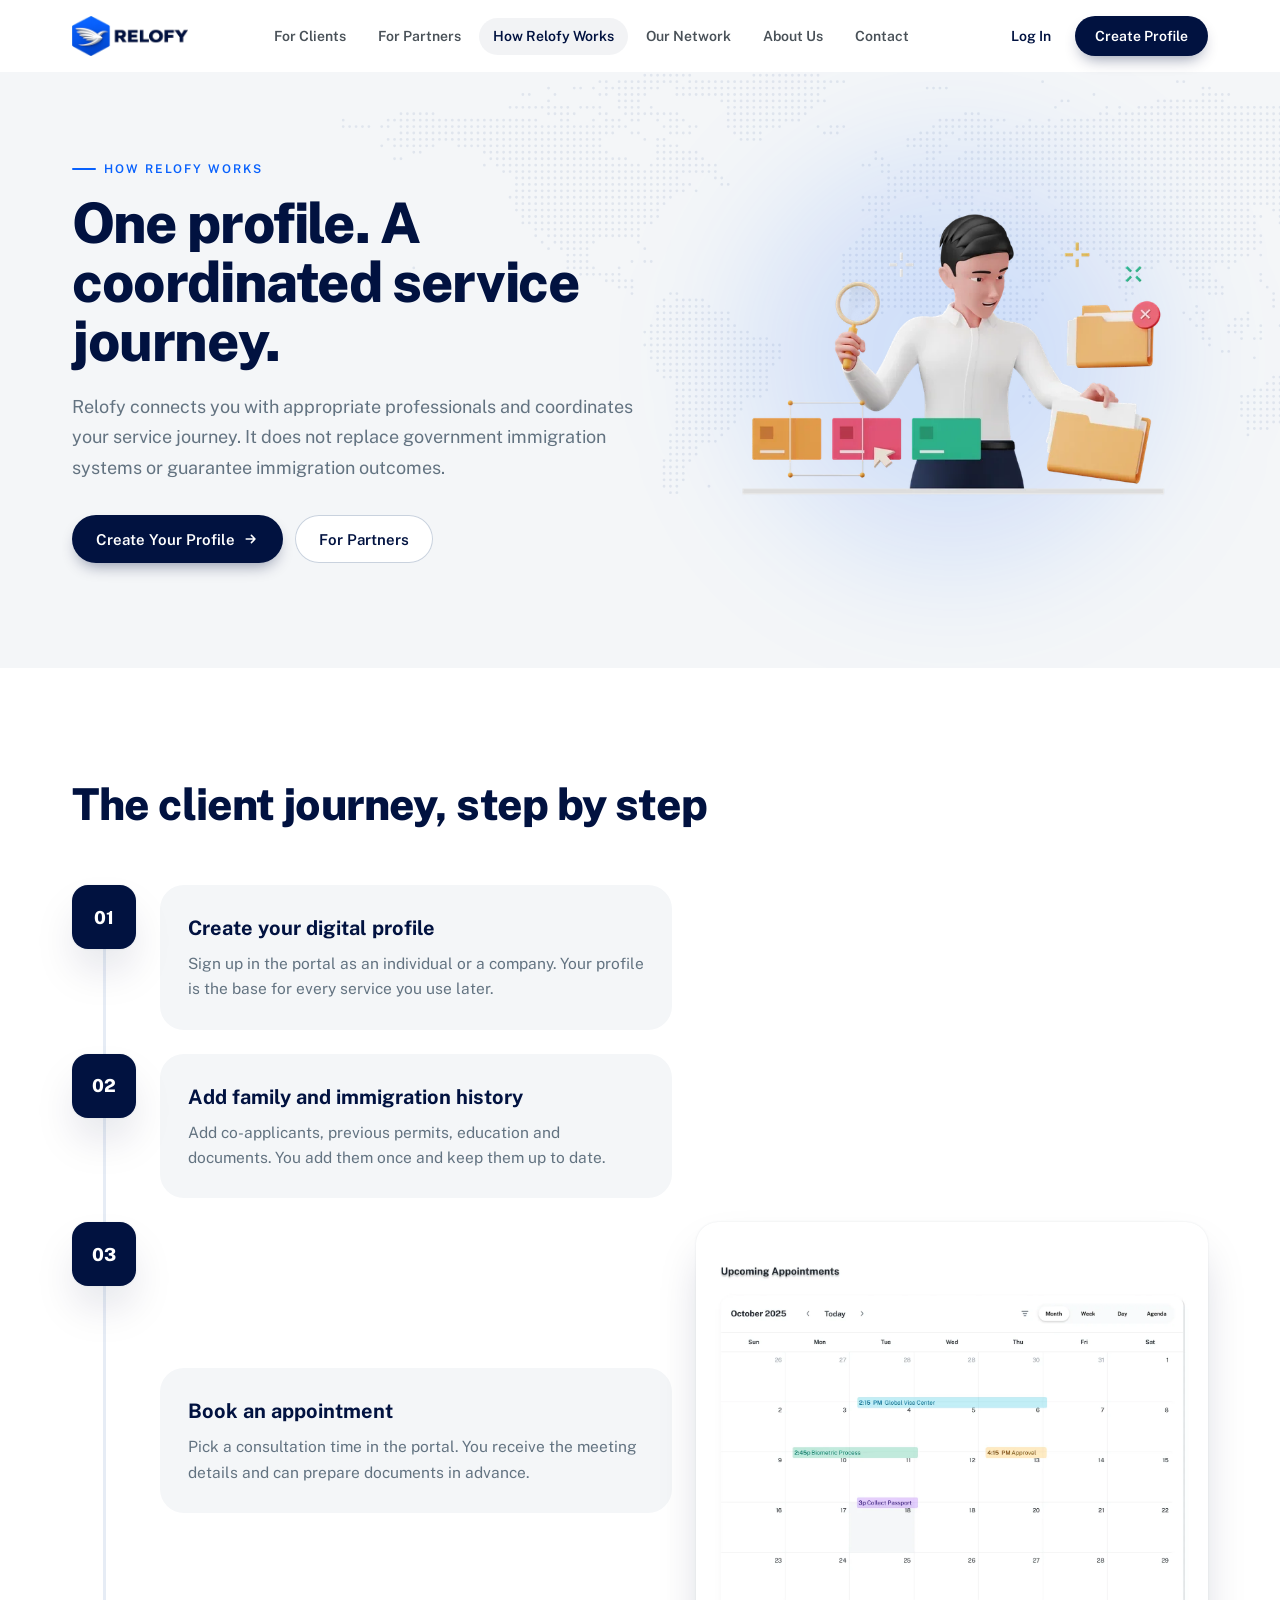
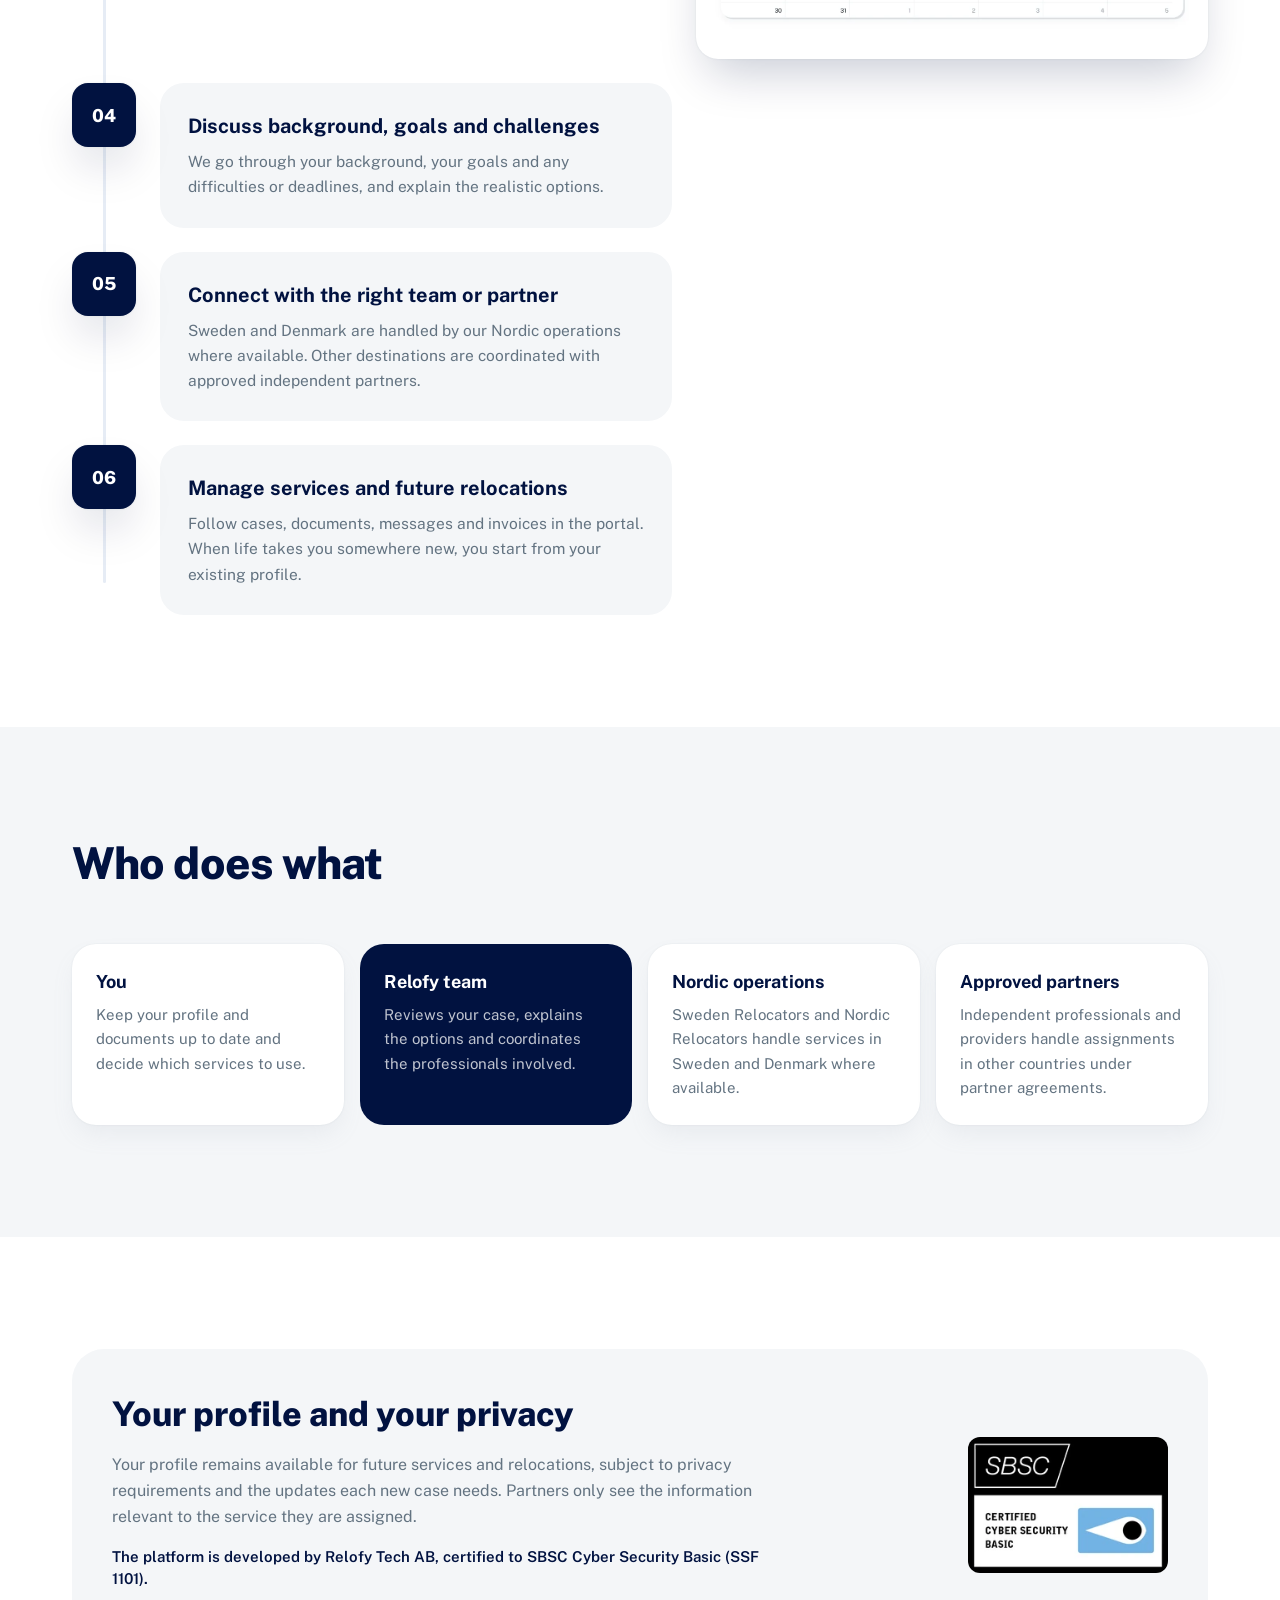
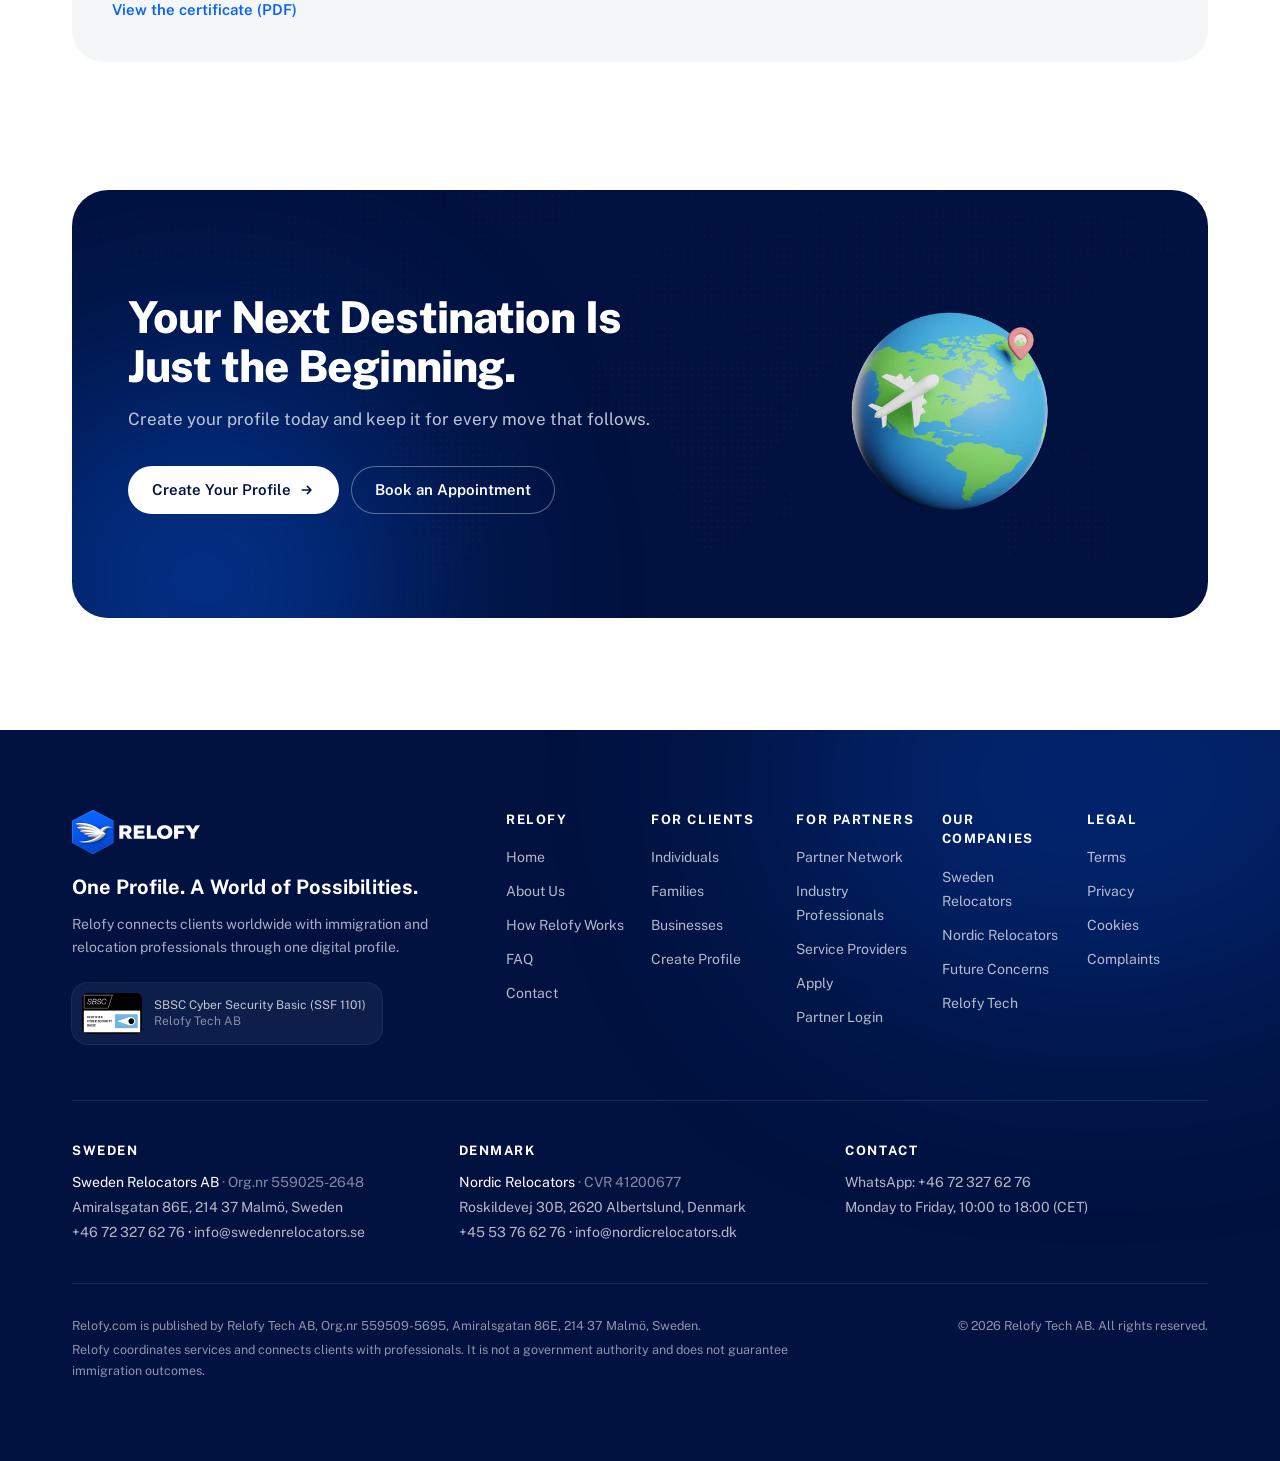
<file: how-it-works/index.html>
<!DOCTYPE html><!--q58rFxs9zzglumJ2LudG5--><html lang="en"><head><meta charSet="utf-8"/><link rel="preconnect" href="/" crossorigin=""/><meta name="viewport" content="width=device-width, initial-scale=1"/><link rel="preload" as="image" href="/brand/relofy-logo-176.png"/><link rel="preload" href="/maps/world-dots.svg" as="image"/><link rel="preload" as="image" href="/img/people-documents.webp"/><link rel="stylesheet" href="/_next/static/chunks/9854a5b32f59ee44.css" data-precedence="next"/><link rel="preload" as="script" fetchPriority="low" href="/_next/static/chunks/711d597b816a80c1.js"/><script src="/_next/static/chunks/236f7e5abd6f09ff.js" async=""></script><script src="/_next/static/chunks/d4b4a1ad90e2acdb.js" async=""></script><script src="/_next/static/chunks/24de5c848020e663.js" async=""></script><script src="/_next/static/chunks/turbopack-821b88e02b98bb36.js" async=""></script><script src="/_next/static/chunks/4cf11cb0bfa9869b.js" async=""></script><script src="/_next/static/chunks/ff1a16fafef87110.js" async=""></script><script src="/_next/static/chunks/7340adf74ff47ec0.js" async=""></script><script src="/_next/static/chunks/a492cba4ea49b337.js" async=""></script><meta name="next-size-adjust" content=""/><meta name="theme-color" content="#011240"/><title>How Relofy Works: One Profile, Connected Services · Relofy</title><meta name="description" content="How Relofy works for clients and partners: create one profile, book a consultation, connect with the right team or approved partner and manage future relocations."/><meta name="application-name" content="Relofy"/><link rel="manifest" href="/site.webmanifest"/><meta name="robots" content="index, follow"/><meta name="googlebot" content="index, follow, max-image-preview:large, max-snippet:-1"/><link rel="canonical" href="https://relofy.com/how-it-works/"/><meta property="og:title" content="How Relofy Works: One Profile, Connected Services"/><meta property="og:description" content="How Relofy works for clients and partners: create one profile, book a consultation, connect with the right team or approved partner and manage future relocations."/><meta property="og:url" content="https://relofy.com/how-it-works/"/><meta property="og:site_name" content="Relofy"/><meta property="og:image" content="https://relofy.com/og/relofy-og.png"/><meta property="og:image:width" content="1200"/><meta property="og:image:height" content="630"/><meta property="og:type" content="website"/><meta name="twitter:card" content="summary_large_image"/><meta name="twitter:title" content="How Relofy Works: One Profile, Connected Services"/><meta name="twitter:description" content="How Relofy works for clients and partners: create one profile, book a consultation, connect with the right team or approved partner and manage future relocations."/><meta name="twitter:image" content="https://relofy.com/og/relofy-og.png"/><link rel="icon" href="/favicon.ico" sizes="48x48"/><link rel="icon" href="/brand/icon-192.png" sizes="192x192" type="image/png"/><link rel="apple-touch-icon" href="/apple-touch-icon.png"/><script type="application/ld+json">[{"@context":"https://schema.org","@type":"Organization","@id":"https://relofy.com/#organization","name":"Relofy","legalName":"Relofy Tech AB","url":"https://relofy.com","logo":"https://relofy.com/brand/relofy-logo-352.png","slogan":"One Profile. A World of Possibilities.","description":"Relofy connects individuals, families, companies and professional partners through one digital profile for immigration, relocation and global mobility services.","identifier":{"@type":"PropertyValue","propertyID":"Organisationsnummer","value":"559509-5695"},"address":{"@type":"PostalAddress","streetAddress":"Amiralsgatan 86E","postalCode":"214 37","addressLocality":"Malmö","addressCountry":"SE"},"hasCredential":{"@type":"EducationalOccupationalCredential","name":"SBSC Cyber Security Basic (SSF 1101)","recognizedBy":{"@type":"Organization","name":"SBSC"}},"sameAs":["https://relofy.tech"],"subOrganization":[{"@type":"Organization","name":"Sweden Relocators AB","url":"https://swedenrelocators.se"},{"@type":"Organization","name":"Nordic Relocators","url":"https://nordicrelocators.dk"}],"contactPoint":[{"@type":"ContactPoint","contactType":"customer service","telephone":"+46723276276","email":"info@swedenrelocators.se","areaServed":"SE","availableLanguage":["English","Swedish","Urdu","Arabic"]},{"@type":"ContactPoint","contactType":"customer service","telephone":"+4553766276","email":"info@nordicrelocators.dk","areaServed":"DK","availableLanguage":["English","Danish"]}]},{"@context":"https://schema.org","@type":"WebSite","@id":"https://relofy.com/#website","url":"https://relofy.com","name":"Relofy","publisher":{"@id":"https://relofy.com/#organization"},"inLanguage":"en"}]</script><script src="/_next/static/chunks/a6dad97d9634a72d.js" noModule=""></script></head><body class="min-h-dvh bg-white"><div hidden=""><!--$--><!--/$--></div><header class="sticky top-0 z-50 transition-all duration-300 bg-white/0"><a href="#main" class="sr-only focus:not-sr-only focus:absolute focus:left-4 focus:top-3 focus:z-[60] focus:rounded-full focus:bg-navy focus:px-4 focus:py-2 focus:text-white">Skip to content</a><div class="mx-auto flex h-[72px] w-full max-w-[1200px] items-center justify-between gap-6 px-5 sm:px-8"><a class="flex shrink-0 items-center" aria-label="Relofy home" href="/"><img alt="Relofy" width="128" height="44" decoding="async" data-nimg="1" class="h-9 w-auto sm:h-10" style="color:transparent" src="/brand/relofy-logo-176.png"/></a><nav aria-label="Main" class="hidden items-center gap-1 xl:flex"><a class="rounded-full px-3.5 py-2 text-[14px] font-semibold transition-colors text-ink/80 hover:text-navy" href="/clients/">For Clients</a><a class="rounded-full px-3.5 py-2 text-[14px] font-semibold transition-colors text-ink/80 hover:text-navy" href="/partners/">For Partners</a><a aria-current="page" class="rounded-full px-3.5 py-2 text-[14px] font-semibold transition-colors bg-[rgba(145,158,171,0.12)] text-navy" href="/how-it-works/">How Relofy Works</a><a class="rounded-full px-3.5 py-2 text-[14px] font-semibold transition-colors text-ink/80 hover:text-navy" href="/network/">Our Network</a><a class="rounded-full px-3.5 py-2 text-[14px] font-semibold transition-colors text-ink/80 hover:text-navy" href="/about/">About Us</a><a class="rounded-full px-3.5 py-2 text-[14px] font-semibold transition-colors text-ink/80 hover:text-navy" href="/contact/">Contact</a></nav><div class="hidden items-center gap-2 xl:flex"><a href="https://portal.nordicrelocators.com/signin/" rel="noopener" class="rounded-full px-4 py-2 text-[14px] font-semibold text-navy hover:bg-[rgba(145,158,171,0.12)]">Log In</a><a href="https://portal.nordicrelocators.com/signup/?role=individual" rel="noopener" class="inline-flex h-10 items-center rounded-full bg-navy px-5 text-[14px] font-semibold text-white shadow-[0_8px_16px_-6px_rgba(1,18,64,0.45)] transition-colors hover:bg-navy-800">Create Profile</a></div><button type="button" aria-expanded="false" aria-controls="mobile-menu" aria-label="Open menu" class="relative flex h-11 w-11 items-center justify-center rounded-full text-navy hover:bg-[rgba(145,158,171,0.12)] xl:hidden"><span class="absolute h-[2px] w-5 rounded-full bg-current transition-all duration-300 -translate-y-[6px]"></span><span class="absolute h-[2px] w-5 rounded-full bg-current transition-all duration-300 "></span><span class="absolute h-[2px] w-5 rounded-full bg-current transition-all duration-300 translate-y-[6px]"></span></button></div><div id="mobile-menu" hidden="" class="h-[calc(100dvh-72px)] overflow-y-auto border-t border-line bg-white xl:hidden"><nav aria-label="Mobile" class="mx-auto flex max-w-[1200px] flex-col px-5 py-6 sm:px-8"><a class="border-b border-line py-4 text-[20px] font-bold text-navy" href="/">Home</a><a class="border-b border-line py-4 text-[20px] font-bold text-navy" href="/clients/">For Clients</a><a class="border-b border-line py-4 text-[20px] font-bold text-navy" href="/partners/">For Partners</a><a aria-current="page" class="border-b border-line py-4 text-[20px] font-bold text-blue" href="/how-it-works/">How Relofy Works</a><a class="border-b border-line py-4 text-[20px] font-bold text-navy" href="/network/">Our Network</a><a class="border-b border-line py-4 text-[20px] font-bold text-navy" href="/about/">About Us</a><a class="border-b border-line py-4 text-[20px] font-bold text-navy" href="/contact/">Contact</a><a class="border-b border-line py-4 text-[20px] font-bold text-navy" href="/faq/">FAQ</a><div class="mt-8 grid gap-3"><a href="https://portal.nordicrelocators.com/signup/?role=individual" rel="noopener" class="flex h-12 items-center justify-center rounded-full bg-navy text-[15px] font-semibold text-white">Create Profile</a><a href="https://portal.nordicrelocators.com/signin/" rel="noopener" class="flex h-12 items-center justify-center rounded-full text-[15px] font-semibold text-navy ring-1 ring-inset ring-[#c9d2de]">Log In</a></div></nav></div></header><main id="main"><section class="relative overflow-hidden bg-surface pb-16 pt-10 sm:pb-20 sm:pt-14"><img src="/maps/world-dots.svg" alt="" aria-hidden="true" class="pointer-events-none absolute -right-40 top-0 w-[1100px] max-w-none opacity-40"/><div class="mx-auto w-full max-w-[1200px] px-5 sm:px-8 relative"><div class="grid items-center gap-10 lg:grid-cols-[1.15fr_1fr]"><div class=""><p class="mb-4 inline-flex items-center gap-2 text-[12px] font-semibold uppercase tracking-[0.16em] text-blue"><span aria-hidden="true" class="h-[2px] w-6 rounded-full bg-blue"></span>How Relofy works</p><h1 class="text-[36px] font-extrabold leading-[1.06] tracking-[-0.025em] text-navy sm:text-[48px] lg:text-[56px]">One profile. A coordinated service journey.</h1><p class="text-[17px] leading-[1.7] sm:text-[18px] text-muted mt-5 max-w-2xl">Relofy connects you with appropriate professionals and coordinates your service journey. It does not replace government immigration systems or guarantee immigration outcomes.</p><div class="mt-8 flex flex-wrap gap-3"><a href="https://portal.nordicrelocators.com/signup/?role=individual" class="group inline-flex h-12 items-center justify-center gap-2 rounded-full px-6 text-[15px] font-semibold leading-[1.71429] transition-all duration-200 bg-navy text-white hover:bg-navy-800 shadow-[0_8px_16px_-6px_rgba(1,18,64,0.45)] " rel="noopener">Create Your Profile<svg viewBox="0 0 20 20" fill="none" aria-hidden="true" class="h-4 w-4 transition-transform duration-200 group-hover:translate-x-0.5"><path d="M4 10h11m0 0-4.5-4.5M15 10l-4.5 4.5" stroke="currentColor" stroke-width="1.9" stroke-linecap="round" stroke-linejoin="round"></path></svg><span class="sr-only"> (<!-- -->opens the Relofy portal<!-- -->)</span></a><a class="group inline-flex h-12 items-center justify-center gap-2 rounded-full px-6 text-[15px] font-semibold leading-[1.71429] transition-all duration-200 bg-white text-navy ring-1 ring-inset ring-[#c9d2de] hover:ring-navy " href="/partners/">For Partners</a></div></div><div class="relative mx-auto w-full max-w-[460px]"><div aria-hidden="true" class="absolute inset-8 rounded-full bg-blue/15 blur-[70px]"></div><img alt="A consultant organising client documents." width="720" height="720" decoding="async" data-nimg="1" class="relative h-auto w-full rounded-[28px]" style="color:transparent" src="/img/people-documents.webp"/></div></div></div></section><section class="bg-white py-20 sm:py-24 lg:py-28 "><div class="mx-auto w-full max-w-[1200px] px-5 sm:px-8 "><div class="mb-12 max-w-3xl sm:mb-14 "><h2 class="text-[30px] font-extrabold leading-[1.12] tracking-[-0.02em] sm:text-[38px] lg:text-[44px] text-navy ">The client journey, step by step</h2></div><ol class="relative space-y-6 before:absolute before:bottom-8 before:left-[27px] before:top-8 before:w-[3px] before:rounded-full before:bg-[#e6ecf5] sm:before:left-[31px]"><div class="" style="opacity:0;transform:translateY(22px)"><li class="relative grid gap-6 pl-[76px] sm:pl-[88px] lg:grid-cols-[1fr_1fr] lg:items-center"><span class="absolute left-0 top-0 flex h-[56px] w-[56px] items-center justify-center rounded-2xl bg-navy text-[18px] font-extrabold text-white shadow-float sm:h-[64px] sm:w-[64px]">01</span><div class="rounded-[24px] bg-surface p-6 sm:p-7"><h3 class="text-[20px] font-bold text-navy">Create your digital profile</h3><p class="mt-2 text-[15.5px] leading-relaxed text-muted">Sign up in the portal as an individual or a company. Your profile is the base for every service you use later.</p></div><div class="hidden lg:block"></div></li></div><div class="" style="opacity:0;transform:translateY(22px)"><li class="relative grid gap-6 pl-[76px] sm:pl-[88px] lg:grid-cols-[1fr_1fr] lg:items-center"><span class="absolute left-0 top-0 flex h-[56px] w-[56px] items-center justify-center rounded-2xl bg-navy text-[18px] font-extrabold text-white shadow-float sm:h-[64px] sm:w-[64px]">02</span><div class="rounded-[24px] bg-surface p-6 sm:p-7"><h3 class="text-[20px] font-bold text-navy">Add family and immigration history</h3><p class="mt-2 text-[15.5px] leading-relaxed text-muted">Add co-applicants, previous permits, education and documents. You add them once and keep them up to date.</p></div><div class="hidden lg:block"></div></li></div><div class="" style="opacity:0;transform:translateY(22px)"><li class="relative grid gap-6 pl-[76px] sm:pl-[88px] lg:grid-cols-[1fr_1fr] lg:items-center"><span class="absolute left-0 top-0 flex h-[56px] w-[56px] items-center justify-center rounded-2xl bg-navy text-[18px] font-extrabold text-white shadow-float sm:h-[64px] sm:w-[64px]">03</span><div class="rounded-[24px] bg-surface p-6 sm:p-7"><h3 class="text-[20px] font-bold text-navy">Book an appointment</h3><p class="mt-2 text-[15.5px] leading-relaxed text-muted">Pick a consultation time in the portal. You receive the meeting details and can prepare documents in advance.</p></div><div class="overflow-hidden rounded-[22px] bg-white p-2 shadow-float"><img alt="The appointments calendar in the Relofy portal." loading="lazy" width="1400" height="1189" decoding="async" data-nimg="1" class="h-auto w-full rounded-[16px]" style="color:transparent" src="/screens/portal-appointments.webp"/></div></li></div><div class="" style="opacity:0;transform:translateY(22px)"><li class="relative grid gap-6 pl-[76px] sm:pl-[88px] lg:grid-cols-[1fr_1fr] lg:items-center"><span class="absolute left-0 top-0 flex h-[56px] w-[56px] items-center justify-center rounded-2xl bg-navy text-[18px] font-extrabold text-white shadow-float sm:h-[64px] sm:w-[64px]">04</span><div class="rounded-[24px] bg-surface p-6 sm:p-7"><h3 class="text-[20px] font-bold text-navy">Discuss background, goals and challenges</h3><p class="mt-2 text-[15.5px] leading-relaxed text-muted">We go through your background, your goals and any difficulties or deadlines, and explain the realistic options.</p></div><div class="hidden lg:block"></div></li></div><div class="" style="opacity:0;transform:translateY(22px)"><li class="relative grid gap-6 pl-[76px] sm:pl-[88px] lg:grid-cols-[1fr_1fr] lg:items-center"><span class="absolute left-0 top-0 flex h-[56px] w-[56px] items-center justify-center rounded-2xl bg-navy text-[18px] font-extrabold text-white shadow-float sm:h-[64px] sm:w-[64px]">05</span><div class="rounded-[24px] bg-surface p-6 sm:p-7"><h3 class="text-[20px] font-bold text-navy">Connect with the right team or partner</h3><p class="mt-2 text-[15.5px] leading-relaxed text-muted">Sweden and Denmark are handled by our Nordic operations where available. Other destinations are coordinated with approved independent partners.</p></div><div class="hidden lg:block"></div></li></div><div class="" style="opacity:0;transform:translateY(22px)"><li class="relative grid gap-6 pl-[76px] sm:pl-[88px] lg:grid-cols-[1fr_1fr] lg:items-center"><span class="absolute left-0 top-0 flex h-[56px] w-[56px] items-center justify-center rounded-2xl bg-navy text-[18px] font-extrabold text-white shadow-float sm:h-[64px] sm:w-[64px]">06</span><div class="rounded-[24px] bg-surface p-6 sm:p-7"><h3 class="text-[20px] font-bold text-navy">Manage services and future relocations</h3><p class="mt-2 text-[15.5px] leading-relaxed text-muted">Follow cases, documents, messages and invoices in the portal. When life takes you somewhere new, you start from your existing profile.</p></div><div class="hidden lg:block"></div></li></div></ol></div></section><section class="bg-surface py-20 sm:py-24 lg:py-28 "><div class="mx-auto w-full max-w-[1200px] px-5 sm:px-8 "><div class="mb-12 max-w-3xl sm:mb-14 "><h2 class="text-[30px] font-extrabold leading-[1.12] tracking-[-0.02em] sm:text-[38px] lg:text-[44px] text-navy ">Who does what</h2></div><div class="grid gap-4 sm:grid-cols-2 lg:grid-cols-4"><div class="" style="opacity:0;transform:translateY(22px)"><div class="h-full rounded-[24px] p-6 bg-white shadow-card"><h3 class="text-[18px] font-bold text-navy">You</h3><p class="mt-2 text-[15px] leading-relaxed text-muted">Keep your profile and documents up to date and decide which services to use.</p></div></div><div class="" style="opacity:0;transform:translateY(22px)"><div class="h-full rounded-[24px] p-6 bg-navy text-white"><h3 class="text-[18px] font-bold text-white">Relofy team</h3><p class="mt-2 text-[15px] leading-relaxed text-white/75">Reviews your case, explains the options and coordinates the professionals involved.</p></div></div><div class="" style="opacity:0;transform:translateY(22px)"><div class="h-full rounded-[24px] p-6 bg-white shadow-card"><h3 class="text-[18px] font-bold text-navy">Nordic operations</h3><p class="mt-2 text-[15px] leading-relaxed text-muted">Sweden Relocators and Nordic Relocators handle services in Sweden and Denmark where available.</p></div></div><div class="" style="opacity:0;transform:translateY(22px)"><div class="h-full rounded-[24px] p-6 bg-white shadow-card"><h3 class="text-[18px] font-bold text-navy">Approved partners</h3><p class="mt-2 text-[15px] leading-relaxed text-muted">Independent professionals and providers handle assignments in other countries under partner agreements.</p></div></div></div></div></section><section class="bg-white py-20 sm:py-24 lg:py-28 "><div class="mx-auto w-full max-w-[1200px] px-5 sm:px-8 "><div class="grid items-center gap-10 rounded-[32px] bg-surface p-7 sm:p-10 lg:grid-cols-[1fr_auto]"><div><h2 class="text-[28px] font-extrabold text-navy sm:text-[34px]">Your profile and your privacy</h2><p class="mt-3 max-w-2xl text-[16px] leading-relaxed text-muted">Your profile remains available for future services and relocations, subject to privacy requirements and the updates each new case needs. Partners only see the information relevant to the service they are assigned.</p><p class="mt-4 max-w-2xl text-[15px] font-semibold text-navy">The platform is developed by Relofy Tech AB, certified to SBSC Cyber Security Basic (SSF 1101).</p><a href="/logos/sbsc-certificate-relofy-tech.pdf" class="mt-2 inline-block text-[15px] font-semibold text-blue hover:underline">View the certificate (PDF)</a></div><img alt="SBSC Cyber Security Basic (SSF 1101)" loading="lazy" width="240" height="163" decoding="async" data-nimg="1" class="h-auto w-[200px] rounded-xl" style="color:transparent" src="/logos/sbsc-badge.webp"/></div></div></section><section class="bg-white pb-24 pt-4 sm:pb-28"><div class="mx-auto w-full max-w-[1200px] px-5 sm:px-8 "><div class="relative overflow-hidden rounded-[36px] bg-navy px-7 py-14 text-white sm:px-14 sm:py-16"><img src="/maps/world-dots.svg" alt="" aria-hidden="true" class="pointer-events-none absolute inset-0 h-full w-full object-cover opacity-[0.12] invert"/><div aria-hidden="true" class="pointer-events-none absolute -left-20 bottom-[-40%] h-[420px] w-[420px] rounded-full bg-blue/40 blur-[110px]"></div><div class="relative grid items-center gap-10 lg:grid-cols-[1.4fr_1fr]"><div><h2 class="text-[32px] font-extrabold leading-[1.1] tracking-[-0.02em] sm:text-[44px]">Your Next Destination Is Just the Beginning.</h2><p class="mt-4 max-w-xl text-[17px] leading-relaxed text-white/75">Create your profile today and keep it for every move that follows.</p><div class="mt-8 flex flex-wrap gap-3"><a href="https://portal.nordicrelocators.com/signup/?role=individual" class="group inline-flex h-12 items-center justify-center gap-2 rounded-full px-6 text-[15px] font-semibold leading-[1.71429] transition-all duration-200 bg-white text-navy hover:bg-blue-50 " rel="noopener">Create Your Profile<svg viewBox="0 0 20 20" fill="none" aria-hidden="true" class="h-4 w-4 transition-transform duration-200 group-hover:translate-x-0.5"><path d="M4 10h11m0 0-4.5-4.5M15 10l-4.5 4.5" stroke="currentColor" stroke-width="1.9" stroke-linecap="round" stroke-linejoin="round"></path></svg></a><a href="https://portal.nordicrelocators.com/management/appointments/book/" class="group inline-flex h-12 items-center justify-center gap-2 rounded-full px-6 text-[15px] font-semibold leading-[1.71429] transition-all duration-200 text-white ring-1 ring-inset ring-white/35 hover:ring-white " rel="noopener">Book an Appointment</a></div></div><img alt="" loading="lazy" width="420" height="420" decoding="async" data-nimg="1" class="mx-auto hidden h-auto w-[300px] lg:block" style="color:transparent" src="/img/globe-plane-3d.webp"/></div></div></div></section><!--$--><!--/$--></main><footer class="relative overflow-hidden bg-navy text-white"><div aria-hidden="true" class="pointer-events-none absolute -top-40 right-[-10%] h-[420px] w-[620px] rounded-full bg-blue/25 blur-[120px]"></div><div class="mx-auto w-full max-w-[1200px] px-5 sm:px-8 relative py-16 sm:py-20"><div class="grid gap-12 lg:grid-cols-[1.1fr_2fr]"><div><img alt="Relofy" loading="lazy" width="140" height="48" decoding="async" data-nimg="1" class="h-11 w-auto" style="color:transparent" src="/brand/relofy-logo-white-176.png"/><p class="mt-5 text-[20px] font-bold leading-snug">One Profile. A World of Possibilities.</p><p class="mt-3 max-w-sm text-[14px] leading-relaxed text-white/65">Relofy connects clients worldwide with immigration and relocation professionals through one digital profile.</p><a href="/logos/sbsc-certificate-relofy-tech.pdf" class="mt-6 inline-flex items-center gap-3 rounded-2xl bg-white/5 p-2.5 pr-4 ring-1 ring-white/10 transition hover:bg-white/10"><img alt="" loading="lazy" width="60" height="41" decoding="async" data-nimg="1" class="h-[41px] w-auto rounded-md bg-white" style="color:transparent" src="/logos/sbsc-badge.webp"/><span class="text-[12px] leading-snug text-white/75">SBSC Cyber Security Basic (SSF 1101)<br/><span class="text-white/50">Relofy Tech AB</span></span></a></div><div class="grid grid-cols-2 gap-x-6 gap-y-10 sm:grid-cols-3 lg:grid-cols-5"><div><p class="mb-4 text-[13px] font-bold uppercase tracking-[0.12em] text-white">Relofy</p><ul class="space-y-2.5"><li><a class="text-[14px] text-white/70 transition-colors hover:text-white" href="/">Home</a></li><li><a class="text-[14px] text-white/70 transition-colors hover:text-white" href="/about/">About Us</a></li><li><a class="text-[14px] text-white/70 transition-colors hover:text-white" href="/how-it-works/">How Relofy Works</a></li><li><a class="text-[14px] text-white/70 transition-colors hover:text-white" href="/faq/">FAQ</a></li><li><a class="text-[14px] text-white/70 transition-colors hover:text-white" href="/contact/">Contact</a></li></ul></div><div><p class="mb-4 text-[13px] font-bold uppercase tracking-[0.12em] text-white">For Clients</p><ul class="space-y-2.5"><li><a class="text-[14px] text-white/70 transition-colors hover:text-white" href="/clients/#individuals">Individuals</a></li><li><a class="text-[14px] text-white/70 transition-colors hover:text-white" href="/clients/#families">Families</a></li><li><a class="text-[14px] text-white/70 transition-colors hover:text-white" href="/clients/#businesses">Businesses</a></li><li><a href="https://portal.nordicrelocators.com/signup/?role=individual" rel="noopener" class="text-[14px] text-white/70 transition-colors hover:text-white">Create Profile</a></li></ul></div><div><p class="mb-4 text-[13px] font-bold uppercase tracking-[0.12em] text-white">For Partners</p><ul class="space-y-2.5"><li><a class="text-[14px] text-white/70 transition-colors hover:text-white" href="/partners/">Partner Network</a></li><li><a class="text-[14px] text-white/70 transition-colors hover:text-white" href="/partners/#professionals">Industry Professionals</a></li><li><a class="text-[14px] text-white/70 transition-colors hover:text-white" href="/partners/#providers">Service Providers</a></li><li><a href="https://portal.nordicrelocators.com/partner-signup/" rel="noopener" class="text-[14px] text-white/70 transition-colors hover:text-white">Apply</a></li><li><a href="https://portal.nordicrelocators.com/signin/" rel="noopener" class="text-[14px] text-white/70 transition-colors hover:text-white">Partner Login</a></li></ul></div><div><p class="mb-4 text-[13px] font-bold uppercase tracking-[0.12em] text-white">Our Companies</p><ul class="space-y-2.5"><li><a href="https://swedenrelocators.se" rel="noopener" class="text-[14px] text-white/70 transition-colors hover:text-white">Sweden Relocators</a></li><li><a href="https://nordicrelocators.dk" rel="noopener" class="text-[14px] text-white/70 transition-colors hover:text-white">Nordic Relocators</a></li><li><a href="https://futureconcerns.eu" rel="noopener" class="text-[14px] text-white/70 transition-colors hover:text-white">Future Concerns</a></li><li><a href="https://relofy.tech" rel="noopener" class="text-[14px] text-white/70 transition-colors hover:text-white">Relofy Tech</a></li></ul></div><div><p class="mb-4 text-[13px] font-bold uppercase tracking-[0.12em] text-white">Legal</p><ul class="space-y-2.5"><li><a class="text-[14px] text-white/70 transition-colors hover:text-white" href="/terms/">Terms</a></li><li><a class="text-[14px] text-white/70 transition-colors hover:text-white" href="/privacy/">Privacy</a></li><li><a class="text-[14px] text-white/70 transition-colors hover:text-white" href="/cookies/">Cookies</a></li><li><a class="text-[14px] text-white/70 transition-colors hover:text-white" href="/complaints/">Complaints</a></li></ul></div></div></div><div class="mt-14 grid gap-6 border-t border-white/10 pt-10 sm:grid-cols-2 lg:grid-cols-3"><address class="not-italic"><p class="text-[13px] font-bold uppercase tracking-[0.12em]">Sweden</p><p class="mt-3 text-[14px] text-white">Sweden Relocators AB<!-- --> <span class="text-white/50">· <!-- -->Org.nr 559025-2648</span></p><p class="mt-1 text-[14px] text-white/70">Amiralsgatan 86E, 214 37 Malmö, Sweden</p><p class="mt-1 text-[14px]"><a href="tel:+46723276276" class="text-white/70 hover:text-white">+46 72 327 62 76</a> · <a href="mailto:info@swedenrelocators.se" class="text-white/70 hover:text-white">info@swedenrelocators.se</a></p></address><address class="not-italic"><p class="text-[13px] font-bold uppercase tracking-[0.12em]">Denmark</p><p class="mt-3 text-[14px] text-white">Nordic Relocators<!-- --> <span class="text-white/50">· <!-- -->CVR 41200677</span></p><p class="mt-1 text-[14px] text-white/70">Roskildevej 30B, 2620 Albertslund, Denmark</p><p class="mt-1 text-[14px]"><a href="tel:+4553766276" class="text-white/70 hover:text-white">+45 53 76 62 76</a> · <a href="mailto:info@nordicrelocators.dk" class="text-white/70 hover:text-white">info@nordicrelocators.dk</a></p></address><div><p class="text-[13px] font-bold uppercase tracking-[0.12em]">Contact</p><p class="mt-3 text-[14px] text-white/70">WhatsApp: <a href="https://wa.me/46723276276" rel="noopener" class="hover:text-white">+46 72 327 62 76</a></p><p class="mt-1 text-[14px] text-white/70">Monday to Friday, 10:00 to 18:00 (CET)</p></div></div><div class="mt-10 flex flex-col gap-3 border-t border-white/10 pt-8 text-[12.5px] leading-relaxed text-white/55 lg:flex-row lg:items-start lg:justify-between"><div class="max-w-3xl space-y-1"><p>Relofy.com is published by Relofy Tech AB, Org.nr 559509-5695, Amiralsgatan 86E, 214 37 Malmö, Sweden.</p><p>Relofy coordinates services and connects clients with professionals. It is not a government authority and does not guarantee immigration outcomes.</p></div><div class="flex shrink-0 items-center gap-4"><p>© <!-- -->2026<!-- --> Relofy Tech AB. <!-- -->All rights reserved.</p></div></div></div></footer><script src="/_next/static/chunks/711d597b816a80c1.js" id="_R_" async=""></script><script>(self.__next_f=self.__next_f||[]).push([0])</script><script>self.__next_f.push([1,"1:\"$Sreact.fragment\"\n3:I[70119,[\"/_next/static/chunks/4cf11cb0bfa9869b.js\"],\"default\"]\na:I[68027,[\"/_next/static/chunks/ff1a16fafef87110.js\",\"/_next/static/chunks/7340adf74ff47ec0.js\"],\"default\"]\n:HL[\"/_next/static/chunks/9854a5b32f59ee44.css\",\"style\"]\n:HC[\"/\",\"\"]\n2:T68f,"])</script><script>self.__next_f.push([1,"[{\"@context\":\"https://schema.org\",\"@type\":\"Organization\",\"@id\":\"https://relofy.com/#organization\",\"name\":\"Relofy\",\"legalName\":\"Relofy Tech AB\",\"url\":\"https://relofy.com\",\"logo\":\"https://relofy.com/brand/relofy-logo-352.png\",\"slogan\":\"One Profile. A World of Possibilities.\",\"description\":\"Relofy connects individuals, families, companies and professional partners through one digital profile for immigration, relocation and global mobility services.\",\"identifier\":{\"@type\":\"PropertyValue\",\"propertyID\":\"Organisationsnummer\",\"value\":\"559509-5695\"},\"address\":{\"@type\":\"PostalAddress\",\"streetAddress\":\"Amiralsgatan 86E\",\"postalCode\":\"214 37\",\"addressLocality\":\"Malmö\",\"addressCountry\":\"SE\"},\"hasCredential\":{\"@type\":\"EducationalOccupationalCredential\",\"name\":\"SBSC Cyber Security Basic (SSF 1101)\",\"recognizedBy\":{\"@type\":\"Organization\",\"name\":\"SBSC\"}},\"sameAs\":[\"https://relofy.tech\"],\"subOrganization\":[{\"@type\":\"Organization\",\"name\":\"Sweden Relocators AB\",\"url\":\"https://swedenrelocators.se\"},{\"@type\":\"Organization\",\"name\":\"Nordic Relocators\",\"url\":\"https://nordicrelocators.dk\"}],\"contactPoint\":[{\"@type\":\"ContactPoint\",\"contactType\":\"customer service\",\"telephone\":\"+46723276276\",\"email\":\"info@swedenrelocators.se\",\"areaServed\":\"SE\",\"availableLanguage\":[\"English\",\"Swedish\",\"Urdu\",\"Arabic\"]},{\"@type\":\"ContactPoint\",\"contactType\":\"customer service\",\"telephone\":\"+4553766276\",\"email\":\"info@nordicrelocators.dk\",\"areaServed\":\"DK\",\"availableLanguage\":[\"English\",\"Danish\"]}]},{\"@context\":\"https://schema.org\",\"@type\":\"WebSite\",\"@id\":\"https://relofy.com/#website\",\"url\":\"https://relofy.com\",\"name\":\"Relofy\",\"publisher\":{\"@id\":\"https://relofy.com/#organization\"},\"inLanguage\":\"en\"}]"])</script><script>self.__next_f.push([1,"0:{\"P\":null,\"b\":\"q58rFxs9zzglumJ2LudG5\",\"c\":[\"\",\"how-it-works\",\"\"],\"q\":\"\",\"i\":false,\"f\":[[[\"\",{\"children\":[\"how-it-works\",{\"children\":[\"__PAGE__\",{}]}]},\"$undefined\",\"$undefined\",true],[[\"$\",\"$1\",\"c\",{\"children\":[[[\"$\",\"link\",\"0\",{\"rel\":\"stylesheet\",\"href\":\"/_next/static/chunks/9854a5b32f59ee44.css\",\"precedence\":\"next\",\"crossOrigin\":\"$undefined\",\"nonce\":\"$undefined\"}],[\"$\",\"script\",\"script-0\",{\"src\":\"/_next/static/chunks/4cf11cb0bfa9869b.js\",\"async\":true,\"nonce\":\"$undefined\"}]],[\"$\",\"html\",null,{\"lang\":\"en\",\"children\":[[\"$\",\"head\",null,{\"children\":[\"$\",\"script\",null,{\"type\":\"application/ld+json\",\"dangerouslySetInnerHTML\":{\"__html\":\"$2\"}}]}],[\"$\",\"body\",null,{\"className\":\"min-h-dvh bg-white\",\"children\":[[\"$\",\"$L3\",null,{\"t\":{\"locale\":\"en\",\"meta\":{\"titleTemplate\":\"%s · Relofy\",\"defaultTitle\":\"Relofy: One Profile for Relocation, Immigration and Global Mobility\",\"defaultDescription\":\"Relofy connects individuals, families, companies and professional partners through one digital profile for immigration, relocation and global mobility services.\"},\"nav\":{\"home\":\"Home\",\"clients\":\"For Clients\",\"partners\":\"For Partners\",\"how\":\"How Relofy Works\",\"network\":\"Our Network\",\"about\":\"About Us\",\"contact\":\"Contact\",\"faq\":\"FAQ\",\"login\":\"Log In\",\"createProfile\":\"Create Profile\",\"menu\":\"Open menu\",\"close\":\"Close menu\",\"skip\":\"Skip to content\"},\"common\":{\"createProfile\":\"Create Your Profile\",\"bookAppointment\":\"Book an Appointment\",\"becomePartner\":\"Become a Partner\",\"partnerLogin\":\"Partner Login\",\"login\":\"Log In\",\"howItWorks\":\"How Relofy Works\",\"watch\":\"Play film\",\"filmNote\":\"Film with music and on-screen text. Press play to watch.\",\"filmSoon\":\"Film coming soon\",\"filmBySweden\":\"Film by Sweden Relocators, the Swedish company in the Relofy network.\",\"learnMore\":\"Learn more\",\"opensPortal\":\"opens the Relofy portal\",\"illustrative\":\"Illustrative example, not a statement of current service availability.\"},\"home\":{\"hero\":{\"eyebrow\":\"Relofy · One Profile. Global Mobility.\",\"title\":\"Relocate from Anywhere to Anywhere.\",\"subtitle\":\"One digital profile connects you to immigration, relocation and global mobility services across borders. Wherever life takes you, Relofy helps you find the right professional support.\",\"primary\":\"Create Your Profile\",\"secondary\":\"How Relofy Works\",\"trust\":\"Built on the platform already used by Sweden Relocators and Nordic Relocators clients.\",\"card\":{\"title\":\"Your Relofy profile\",\"subtitle\":\"Travels with you\",\"rows\":[\"Family members linked\",\"Immigration history saved\",\"Documents in one place\"],\"destination\":\"Next destination\"},\"mapLabel\":\"An illustrative route on a world map: Lahore to Stockholm, Copenhagen and Toronto.\"},\"audiences\":{\"title\":\"Two ways into Relofy\",\"clients\":{\"label\":\"I'm relocating\",\"audience\":\"For individuals, families and businesses\",\"title\":\"Your Next Destination Starts Here.\",\"text\":\"Whether you are relocating for work, family, education, business or a new opportunity, Relofy connects you with the right professionals through one digital platform.\",\"tagline\":\"One profile. Multiple countries. Long-term support.\",\"cta\":\"Explore Relofy for Clients\",\"cta2\":\"Create Your Profile\"},\"partners\":{\"label\":\"I'm a professional partner\",\"audience\":\"For immigration professionals and relocation service providers\",\"title\":\"Your Expertise. A Global Network.\",\"text\":\"Join an international network of immigration professionals and relocation service providers. Connect with qualified opportunities, collaborate across borders and grow your business through Relofy.\",\"tagline\":\"More connections. More opportunities. One professional network.\",\"cta\":\"Explore Relofy for Partners\",\"cta2\":\"Become a Partner\"}},\"problem\":{\"eyebrow\":\"The problem we solve\",\"title\":\"Moving Countries Shouldn't Mean Starting Over.\",\"before\":{\"title\":\"The usual way\",\"text\":\"Every move starts from zero: new consultants, new accounts and the same documents uploaded again.\",\"items\":[\"Immigration consultant\",\"Lawyer\",\"Housing agent\",\"Moving company\",\"New account\",\"Same documents again\"]},\"after\":{\"title\":\"The Relofy way\",\"text\":\"One profile, connected services and a team that coordinates the professionals for you, now and for your next relocation.\",\"items\":[\"One profile\",\"Connected services\",\"Professional coordination\",\"Ready for the next move\"]}},\"journey\":{\"eyebrow\":\"One profile, multiple destinations\",\"title\":\"The client changes countries, not platforms.\",\"text\":\"Your Relofy account and relevant history stay with you. Each new destination gets its own assessment and the services that fit it.\",\"stops\":[{\"code\":\"PK\",\"country\":\"Pakistan\",\"label\":\"Profile created\",\"detail\":\"Family, education and immigration history added once.\"},{\"code\":\"SE\",\"country\":\"Sweden\",\"label\":\"First relocation\",\"detail\":\"Assessment, permit and settling in, coordinated by our Swedish team.\"},{\"code\":\"DK\",\"country\":\"Denmark\",\"label\":\"Next move\",\"detail\":\"A new assessment for Denmark, with the profile already in place.\"},{\"code\":\"CA\",\"country\":\"Canada\",\"label\":\"Future destination\",\"detail\":\"Handled through an approved independent partner in the network.\"}],\"note\":\"Illustrative journey. It does not describe current service availability in every country.\"},\"steps\":{\"eyebrow\":\"How it works\",\"title\":\"Six steps from first profile to your next relocation\",\"items\":[{\"title\":\"Create your digital profile\",\"text\":\"Sign up once in the Relofy portal.\"},{\"title\":\"Add your family and immigration history\",\"text\":\"Co-applicants, previous permits and documents in one place.\"},{\"title\":\"Book an appointment\",\"text\":\"Choose a consultation time that suits you.\"},{\"title\":\"Discuss your background, goals and challenges\",\"text\":\"We listen first, then explain the realistic options.\"},{\"title\":\"Connect with the right team or approved partner\",\"text\":\"Our Nordic teams or a vetted partner in your destination.\"},{\"title\":\"Manage your services and future relocations\",\"text\":\"Follow your case, documents and invoices, and come back for the next move.\"}]},\"services\":{\"eyebrow\":\"Global services\",\"title\":\"Everything a relocation needs, coordinated through one profile\",\"text\":\"Choose a service to start in the portal. Sweden and Denmark are handled by our Nordic operations; other destinations through approved partners.\",\"items\":[{\"key\":\"immigration\",\"title\":\"Immigration \u0026 Residence Permits\",\"text\":\"Work, family, study and residence permits, extensions and appeals.\",\"href\":\"https://portal.nordicrelocators.com/pre-assessment-and-guide/assessment/\",\"img\":\"/img/id-card-3d.webp\"},{\"key\":\"relocation\",\"title\":\"International Relocation\",\"text\":\"A planned move from your current country to the next, step by step.\",\"href\":\"/clients/\",\"img\":\"/img/globe-plane-3d.webp\"},{\"key\":\"corporate\",\"title\":\"Corporate Mobility\",\"text\":\"Employee relocation and immigration managed from one company account.\",\"href\":\"https://portal.nordicrelocators.com/signup/?role=corporate\",\"img\":\"/img/briefcase-globe-3d.webp\"},{\"key\":\"recruitment\",\"title\":\"Recruitment \u0026 Manpower\",\"text\":\"International talent and job opportunities through the group.\",\"href\":\"https://portal.nordicrelocators.com/manpower-solutions/jobs/\",\"img\":\"/img/assessment-3d.webp\"},{\"key\":\"housing\",\"title\":\"Housing \u0026 Destination Services\",\"text\":\"Short stays, long-term rentals and help settling into a new city.\",\"href\":\"https://portal.nordicrelocators.com/property-management/housing/\",\"img\":\"/img/house-3d.webp\"},{\"key\":\"legal\",\"title\":\"Legal \u0026 Professional Referrals\",\"text\":\"Consultations and referrals to qualified professionals when a case needs them.\",\"href\":\"https://portal.nordicrelocators.com/management/appointments/book/\",\"img\":\"/img/legal-3d.webp\"},{\"key\":\"logistics\",\"title\":\"Logistics \u0026 Moving\",\"text\":\"Moving companies, pet relocation and insurance through approved providers.\",\"href\":\"https://portal.nordicrelocators.com/external-relocation-services/send-request/\",\"img\":\"/img/suitcase-3d.webp\"},{\"key\":\"business\",\"title\":\"Business \u0026 Investment Support\",\"text\":\"Company registration, business permits and investment routes.\",\"href\":\"https://portal.nordicrelocators.com/business-solutions/business/\",\"img\":\"/img/cities-3d.webp\"}]},\"network\":{\"eyebrow\":\"Our network\",\"title\":\"Established Nordic companies behind a global platform\",\"text\":\"Relofy grew out of real relocation work. Our Nordic companies handle Sweden and Denmark directly, and approved independent partners extend the network to other countries.\",\"cards\":{\"sweden\":\"Swedish immigration and relocation services.\",\"denmark\":\"Danish immigration and relocation services.\",\"partners\":\"International professional and service-provider connections.\",\"partnersTitle\":\"Relofy Partner Network\"},\"cta\":\"Explore the network\"},\"clientFilm\":{\"eyebrow\":\"Introducing Relofy\",\"title\":\"Your destination changes. Your profile stays.\",\"text\":\"One secure profile, the right professionals and every destination. See in about a minute how one profile carries you from the first consultation to settling in, and onwards to your next move.\"},\"partnerPreview\":{\"eyebrow\":\"Partner network\",\"title\":\"Bring opportunities. Receive opportunities.\",\"text\":\"Approved professionals and service providers work through the same portal. A partner can introduce a client who needs help in another country, and an approved partner there handles the work.\",\"points\":[\"Structured case referrals\",\"Referral attribution under the partner terms\",\"Assignments and quotes in one dashboard\",\"Training through the Partner Academy\"],\"cta\":\"Discover the Partner Network\",\"imageAlt\":\"The Relofy portal: how a partner case moves from sign-up to assignment and completion.\"},\"final\":{\"title\":\"Your Next Destination Is Just the Beginning.\",\"text\":\"Create your profile today and keep it for every move that follows.\",\"primary\":\"Create Your Profile\",\"secondary\":\"Book an Appointment\"}},\"clients\":{\"meta\":{\"title\":\"For Clients: One Profile for Every Relocation\",\"description\":\"Create one Relofy profile for yourself, your family or your company: book a consultation, connect with professionals and manage every relocation in one portal.\"},\"hero\":{\"eyebrow\":\"For clients\",\"title\":\"Your Global Relocation Journey. One Digital Profile.\",\"text\":\"Relofy brings individuals, families and companies together with the right immigration and relocation professionals, in one secure portal that stays with you after the first move.\"},\"groups\":{\"title\":\"Who Relofy is for\",\"items\":[{\"key\":\"individuals\",\"title\":\"Individuals\",\"text\":\"People relocating for employment, education, business, family or another permitted immigration purpose.\",\"img\":\"/img/pin-3d.webp\"},{\"key\":\"families\",\"title\":\"Families\",\"text\":\"Add co-applicants and family information once, so family-related immigration and relocation services are coordinated together.\",\"img\":\"/img/family-3d.webp\"},{\"key\":\"businesses\",\"title\":\"Corporate clients\",\"text\":\"Companies manage employee relocation and immigration requirements through the existing corporate portal.\",\"img\":\"/img/people-data.webp\"}]},\"benefits\":{\"eyebrow\":\"What you get\",\"title\":\"One account that grows with you\",\"items\":[\"Create one account\",\"Keep your relevant immigration history\",\"Add family members\",\"Book consultations\",\"Reach professionals in different destinations\",\"Manage service requests\",\"Upload and organise documents\",\"Communicate through the portal\",\"See invoices and case updates\",\"Come back for future relocations\"],\"imageAlt\":\"A 3D safe: documents stored securely in your profile.\"},\"consultation\":{\"eyebrow\":\"Our core process\",\"title\":\"Every case starts with a consultation\",\"text\":\"Before anything is filed or booked, we take the time to understand the whole picture.\",\"steps\":[{\"title\":\"Background\",\"text\":\"We review your nationality, current residence, immigration history, family circumstances and relevant professional background.\"},{\"title\":\"Goals \u0026 Current Issues\",\"text\":\"We identify the intended destination, the purpose of the move, current difficulties, deadlines and practical needs.\"},{\"title\":\"Solutions\",\"text\":\"We explain the relevant pathways, professional service options, possible requirements and next steps.\"}],\"after\":\"After the consultation, suitable cases are handled by our own teams or coordinated with an approved partner.\",\"imageAlt\":\"Two consultants reviewing a client case together.\"},\"film\":{\"eyebrow\":\"Client film\",\"title\":\"See the client journey\",\"text\":\"A short film about the services clients use through the portal, from permits and family to housing and settling in.\"},\"corporate\":{\"eyebrow\":\"For companies\",\"title\":\"International workforce mobility from one company account\",\"text\":\"HR teams add employees, follow each case and see documents, appointments and invoices in the corporate dashboard, while every relocating employee gets a personal profile.\",\"cta\":\"Create a company account\"},\"cta\":{\"title\":\"Ready when you are\",\"text\":\"Create your profile, book your consultation, or log in if you already have an account.\",\"primary\":\"Create Your Profile\",\"secondary\":\"Book Your Consultation\",\"tertiary\":\"Already have an account? Log in\"}},\"partners\":{\"meta\":{\"title\":\"For Partners: Join the Relofy Partner Network\",\"description\":\"Immigration professionals and relocation service providers: join the Relofy network, receive structured referrals, collaborate across borders and grow through one portal.\"},\"hero\":{\"eyebrow\":\"For partners\",\"title\":\"Local Expertise. Global Opportunities.\",\"text\":\"Join Relofy and connect your professional services with clients and business opportunities across borders.\"},\"categories\":{\"title\":\"Two partner categories, one workflow\",\"items\":[{\"key\":\"professionals\",\"title\":\"Industry Professionals\",\"audience\":\"Immigration advisers, law firms, global mobility consultants and other specialist professionals.\",\"text\":\"Approved professionals may receive qualified cases, handle assigned professional work, communicate through the portal and take part in the referral network.\",\"img\":\"/img/people-professional.webp\"},{\"key\":\"providers\",\"title\":\"Service Providers\",\"audience\":\"Logistics, housing, destination services, pet relocation, insurance-related referrals and other practical service companies.\",\"text\":\"Approved service providers may receive service requests, prepare quotations and deliver the agreed services.\",\"img\":\"/img/insurance-3d.webp\"}]},\"b2b\":{\"eyebrow\":\"The Relofy B2B network\",\"title\":\"Partners bring opportunities and receive them\",\"text\":\"A partner may introduce a client who needs immigration services in another country. An approved professional in the destination handles the assignment, and other providers may deliver additional relocation services.\",\"nodes\":{\"referrer\":\"Referring partner\",\"referrerNote\":\"Introduces the client\",\"relofy\":\"Relofy\",\"relofyNote\":\"Coordinates the case\",\"processor\":\"Processing professional\",\"processorNote\":\"Handles the assignment\",\"providers\":\"Service providers\",\"providersNote\":\"Housing, moving, insurance\"},\"flows\":{\"referral\":\"Referral attribution\",\"fee\":\"Service fee\",\"request\":\"Service requests\"},\"notes\":[\"The referring partner keeps referral attribution under the agreed partner terms.\",\"The processing partner is paid for the work performed.\",\"Referral commissions and service fees are separate commercial arrangements.\"]},\"benefits\":{\"eyebrow\":\"Partner benefits\",\"title\":\"Why professionals join\",\"items\":[\"International client opportunities\",\"Professional collaboration\",\"Structured case referrals\",\"Cross-border service opportunities\",\"Long-term referral relationships\",\"A dedicated partner dashboard\",\"Service and country management\",\"The Partner Academy\",\"Approved assignment management\",\"Room to grow with the network\"],\"imageAlt\":\"A professional celebrating a successful collaboration.\",\"note\":\"Relofy does not promise earnings, referral volumes or commission rates. Commercial terms are agreed in the partner agreement.\"},\"onboarding\":{\"eyebrow\":\"Partner onboarding\",\"title\":\"From application to your partner dashboard\",\"text\":\"Every application is reviewed before approval, so clients can trust the professionals they meet through Relofy.\",\"steps\":[\"Apply\",\"Verification\",\"Agreement\",\"Approval\",\"Training\",\"Partner Dashboard\"],\"details\":[\"Choose your partner category and services in the portal.\",\"We check your company and professional details.\",\"You sign the B2B partner agreement.\",\"Your profile, services and countries are approved.\",\"You complete the Partner Academy modules.\",\"You receive assignments and requests in your dashboard.\"],\"imageAlt\":\"The partner sign-up screen in the Relofy portal, where you choose Industry Professional or Service Provider.\"},\"academy\":{\"eyebrow\":\"Partner Academy\",\"title\":\"Training and assessments inside the portal\",\"text\":\"Approved partners get access to training and assessments through the existing portal, so every partner works to the same standard and knows how cases move through the platform.\"},\"film\":{\"eyebrow\":\"Partner film\",\"title\":\"Bring opportunities. Receive opportunities. Grow together.\",\"text\":\"Two ways to partner, clients who arrive prepared, referrals across borders and one partner portal. See how the Relofy Partner Network works in under a minute and a half.\"},\"cta\":{\"title\":\"Grow with the Relofy network\",\"text\":\"Apply in the portal. We review every application and get back to you with the next steps.\",\"primary\":\"Apply to Join Relofy\",\"secondary\":\"Partner Login\"}},\"how\":{\"meta\":{\"title\":\"How Relofy Works: One Profile, Connected Services\",\"description\":\"How Relofy works for clients and partners: create one profile, book a consultation, connect with the right team or approved partner and manage future relocations.\"},\"hero\":{\"eyebrow\":\"How Relofy works\",\"title\":\"One profile. A coordinated service journey.\",\"text\":\"Relofy connects you with appropriate professionals and coordinates your service journey. It does not replace government immigration systems or guarantee immigration outcomes.\"},\"journey\":{\"title\":\"The client journey, step by step\",\"steps\":[{\"title\":\"Create your digital profile\",\"text\":\"Sign up in the portal as an individual or a company. Your profile is the base for every service you use later.\"},{\"title\":\"Add family and immigration history\",\"text\":\"Add co-applicants, previous permits, education and documents. You add them once and keep them up to date.\"},{\"title\":\"Book an appointment\",\"text\":\"Pick a consultation time in the portal. You receive the meeting details and can prepare documents in advance.\"},{\"title\":\"Discuss background, goals and challenges\",\"text\":\"We go through your background, your goals and any difficulties or deadlines, and explain the realistic options.\"},{\"title\":\"Connect with the right team or partner\",\"text\":\"Sweden and Denmark are handled by our Nordic operations where available. Other destinations are coordinated with approved independent partners.\"},{\"title\":\"Manage services and future relocations\",\"text\":\"Follow cases, documents, messages and invoices in the portal. When life takes you somewhere new, you start from your existing profile.\"}],\"screenAlt\":\"The appointments calendar in the Relofy portal.\",\"documentsAlt\":\"A consultant organising client documents.\"},\"roles\":{\"title\":\"Who does what\",\"items\":[{\"title\":\"You\",\"text\":\"Keep your profile and documents up to date and decide which services to use.\"},{\"title\":\"Relofy team\",\"text\":\"Reviews your case, explains the options and coordinates the professionals involved.\"},{\"title\":\"Nordic operations\",\"text\":\"Sweden Relocators and Nordic Relocators handle services in Sweden and Denmark where available.\"},{\"title\":\"Approved partners\",\"text\":\"Independent professionals and providers handle assignments in other countries under partner agreements.\"}]},\"privacy\":{\"title\":\"Your profile and your privacy\",\"text\":\"Your profile remains available for future services and relocations, subject to privacy requirements and the updates each new case needs. Partners only see the information relevant to the service they are assigned.\",\"cert\":\"The platform is developed by Relofy Tech AB, certified to SBSC Cyber Security Basic (SSF 1101).\",\"certLink\":\"View the certificate (PDF)\"}},\"networkPage\":{\"meta\":{\"title\":\"Our Network: Sweden Relocators, Nordic Relocators and Partners\",\"description\":\"The companies behind Relofy: Sweden Relocators in Sweden, Nordic Relocators in Denmark, Future Concerns for recruitment and Relofy Tech for the platform.\"},\"hero\":{\"eyebrow\":\"Our network\",\"title\":\"Real companies. One connected network.\",\"text\":\"Relofy is built and run by companies that already handle immigration and relocation every day. Here is who does what.\"},\"nordic\":{\"title\":\"Nordic operations\",\"text\":\"For Sweden and Denmark, Relofy clients are served directly by our own companies where the service is available.\"},\"group\":{\"title\":\"Also in the group\"},\"partners\":{\"title\":\"Relofy Partner Network\",\"text\":\"For other destinations, services are coordinated through approved independent partners. Partners apply, are verified, sign a B2B agreement and complete the Partner Academy before they receive assignments. We do not list partner companies here until they have agreed to be shown.\",\"cta\":\"Become a Partner\"},\"visit\":\"Visit website\"},\"about\":{\"meta\":{\"title\":\"About Relofy: Mission, Vision and Origins\",\"description\":\"Relofy grew out of years of immigration and relocation work in Sweden and Denmark. Our mission: one profile that travels with people and companies across borders.\"},\"hero\":{\"eyebrow\":\"About us\",\"title\":\"Built from real relocation work\",\"text\":\"Relofy began inside the Nordic relocation companies we run. We saw the same families and professionals start from zero every time they moved, so we built one platform that remembers them.\"},\"mission\":{\"title\":\"Mission\",\"text\":\"To let people and companies relocate from anywhere to anywhere without starting their professional search and their digital profile from the beginning.\"},\"vision\":{\"title\":\"Vision\",\"text\":\"A trusted global network where one profile connects clients with the right immigration and relocation professionals in every destination.\"},\"origins\":{\"title\":\"Our origins\",\"paragraphs\":[\"Sweden Relocators AB has helped individuals, families and companies with immigration and relocation in Sweden since 2015, and Nordic Relocators does the same in Denmark.\",\"The client and partner portal at portal.nordicrelocators.com was developed for that work by Relofy Tech AB in Malmö. It already manages clients, companies, partners, appointments, documents and cases.\",\"Relofy brings these services together under one global brand, open to clients worldwide and to professional partners who want to work across borders.\"]},\"values\":{\"title\":\"How we work\",\"items\":[{\"title\":\"Honest advice\",\"text\":\"We explain realistic options and never promise immigration outcomes. Authorities make the decisions.\"},{\"title\":\"Privacy by design\",\"text\":\"Each partner only sees what their assignment needs, and the platform is built to Swedish cybersecurity standards.\"},{\"title\":\"One relationship\",\"text\":\"Your profile and history stay with you, so every new service starts where the last one ended.\"}]},\"trust\":{\"title\":\"Security\",\"text\":\"Relofy Tech AB is certified to SBSC Cyber Security Basic (SSF 1101), the Swedish standard for basic cybersecurity.\",\"link\":\"View the certificate (PDF)\"}},\"contact\":{\"meta\":{\"title\":\"Contact Relofy: Sweden and Denmark\",\"description\":\"Contact Relofy in Malmö or Albertslund: book a consultation in the portal or reach us by phone, email or WhatsApp. Contact details for Sweden and Denmark.\"},\"hero\":{\"eyebrow\":\"Contact\",\"title\":\"Talk to the people behind Relofy\",\"text\":\"The fastest way to get help with a case is to book a consultation in the portal. You can also call, email or message us.\"},\"actions\":{\"book\":{\"title\":\"Book a consultation\",\"text\":\"Choose a time in the portal. Log in or create your profile first.\",\"cta\":\"Book an Appointment\"},\"partner\":{\"title\":\"Become a partner\",\"text\":\"Apply as an industry professional or service provider.\",\"cta\":\"Apply to Join Relofy\"},\"whatsapp\":{\"title\":\"WhatsApp\",\"text\":\"Send us a message about a new or existing case.\",\"cta\":\"Open WhatsApp\"}},\"offices\":{\"title\":\"Offices\",\"sweden\":\"Sweden\",\"denmark\":\"Denmark\",\"hours\":\"Opening hours\"},\"imageAlt\":\"A customer support specialist ready to help.\"},\"faq\":{\"meta\":{\"title\":\"Relofy FAQ: Questions from Clients and Partners\",\"description\":\"Answers for clients and partners: what Relofy is, which countries it covers, how the profile works, what it costs to join and how partner applications are reviewed.\"},\"hero\":{\"eyebrow\":\"FAQ\",\"title\":\"Questions and answers\",\"text\":\"Separate answers for clients and for partners. Cannot find yours? Contact us.\"},\"clientsTitle\":\"For clients\",\"partnersTitle\":\"For partners\",\"clients\":[{\"q\":\"What is Relofy?\",\"a\":\"Relofy is a global digital platform that connects individuals, families and companies with immigration and relocation professionals. You create one profile, and our team coordinates the right services for each destination.\"},{\"q\":\"Does Relofy decide my immigration case?\",\"a\":\"No. Relofy does not replace government immigration systems and cannot guarantee outcomes. Decisions are made by the authorities in each country. We help you prepare and connect you with the right professionals.\"},{\"q\":\"Which countries does Relofy cover?\",\"a\":\"Sweden and Denmark are handled by our Nordic operations where the service is available. Other destinations are coordinated through approved independent partners in the Relofy network, depending on the service you need.\"},{\"q\":\"What happens after I create my profile?\",\"a\":\"You add your family members and immigration history, then book a consultation. We review your background, goals and challenges and explain the relevant pathways and next steps.\"},{\"q\":\"Can I add my family to my profile?\",\"a\":\"Yes. You can add co-applicants and relevant family information, so family-related immigration and relocation services are coordinated together.\"},{\"q\":\"What happens to my profile when I move again?\",\"a\":\"Your profile remains available for future services and relocations, subject to privacy requirements and relevant updates. A new destination gets a new assessment, but you do not start from zero.\"},{\"q\":\"Can my company use Relofy for employees?\",\"a\":\"Yes. Companies create a corporate account in the portal to manage employee relocation and immigration requirements, while each employee gets a personal profile.\"},{\"q\":\"Where do I log in?\",\"a\":\"All accounts live in the Relofy portal at portal.nordicrelocators.com. The Log In button at the top of every page takes you there.\"}],\"partners\":[{\"q\":\"Who can become a Relofy partner?\",\"a\":\"Industry professionals such as immigration advisers, law firms and global mobility consultants, and service providers such as logistics, housing, destination services, pet relocation and insurance-related companies.\"},{\"q\":\"How are partner applications reviewed?\",\"a\":\"Every application goes through verification, a B2B partner agreement, approval and training in the Partner Academy before the partner dashboard opens for assignments.\"},{\"q\":\"How do referrals work?\",\"a\":\"A partner can introduce a client who needs services in another country. The referring partner keeps referral attribution under the agreed partner terms, and the processing partner is paid for the work performed.\"},{\"q\":\"Does Relofy guarantee a number of cases or earnings?\",\"a\":\"No. Relofy does not promise earnings, referral volumes or commission rates. Opportunities depend on client demand, your services and countries, and the terms in your partner agreement.\"},{\"q\":\"What does a partner see about a client?\",\"a\":\"Only the information relevant to the service the partner has been assigned, inside the portal. Partners are bound by the B2B agreement and privacy requirements.\"},{\"q\":\"Where do partners log in?\",\"a\":\"Partners use the same Relofy portal. Use Partner Login on this site, or apply first through Apply to Join Relofy.\"}]},\"footer\":{\"tagline\":\"One Profile. A World of Possibilities.\",\"about\":\"Relofy connects clients worldwide with immigration and relocation professionals through one digital profile.\",\"columns\":{\"relofy\":\"Relofy\",\"clients\":\"For Clients\",\"partners\":\"For Partners\",\"companies\":\"Our Companies\",\"legal\":\"Legal\"},\"links\":{\"individuals\":\"Individuals\",\"families\":\"Families\",\"businesses\":\"Businesses\",\"createProfile\":\"Create Profile\",\"partnerNetwork\":\"Partner Network\",\"professionals\":\"Industry Professionals\",\"providers\":\"Service Providers\",\"apply\":\"Apply\",\"partnerLogin\":\"Partner Login\",\"terms\":\"Terms\",\"privacy\":\"Privacy\",\"cookies\":\"Cookies\",\"complaints\":\"Complaints\"},\"contactTitle\":\"Contact\",\"publisher\":\"Relofy.com is published by Relofy Tech AB, Org.nr 559509-5695, Amiralsgatan 86E, 214 37 Malmö, Sweden.\",\"disclaimer\":\"Relofy coordinates services and connects clients with professionals. It is not a government authority and does not guarantee immigration outcomes.\",\"cookieSettings\":\"Cookie settings\",\"rights\":\"All rights reserved.\"},\"cookies\":{\"banner\":{\"title\":\"Cookies\",\"text\":\"We would like to use analytics cookies to understand how the site is used. Nothing is stored unless you accept.\",\"accept\":\"Accept analytics\",\"reject\":\"Only necessary\",\"more\":\"Cookie policy\"}},\"notFound\":{\"title\":\"This page has relocated\",\"text\":\"The page you were looking for is not here. Start again from the home page or go straight to the portal.\",\"home\":\"Back to the home page\"}}}],\"$L4\",\"$L5\",\"$L6\"]}]]}]]}],{\"children\":[\"$L7\",{\"children\":[\"$L8\",{},null,false,false]},null,false,false]},null,false,false],\"$L9\",false]],\"m\":\"$undefined\",\"G\":[\"$a\",[]],\"S\":true}\n"])</script><script>self.__next_f.push([1,"b:I[39756,[\"/_next/static/chunks/ff1a16fafef87110.js\",\"/_next/static/chunks/7340adf74ff47ec0.js\"],\"default\"]\nc:I[37457,[\"/_next/static/chunks/ff1a16fafef87110.js\",\"/_next/static/chunks/7340adf74ff47ec0.js\"],\"default\"]\nd:I[22016,[\"/_next/static/chunks/4cf11cb0bfa9869b.js\",\"/_next/static/chunks/a492cba4ea49b337.js\"],\"\"]\ne:I[85437,[\"/_next/static/chunks/4cf11cb0bfa9869b.js\",\"/_next/static/chunks/a492cba4ea49b337.js\"],\"Image\"]\n17:I[25930,[\"/_next/static/chunks/4cf11cb0bfa9869b.js\"],\"default\"]\n18:I[59095,[\"/_next/static/chunks/4cf11cb0bfa9869b.js\",\"/_next/static/chunks/a492cba4ea49b337.js\"],\"default\"]\n26:I[97367,[\"/_next/static/chunks/ff1a16fafef87110.js\",\"/_next/static/chunks/7340adf74ff47ec0.js\"],\"ViewportBoundary\"]\n28:I[97367,[\"/_next/static/chunks/ff1a16fafef87110.js\",\"/_next/static/chunks/7340adf74ff47ec0.js\"],\"MetadataBoundary\"]\n29:\"$Sreact.suspense\"\n:HL[\"/maps/world-dots.svg\",\"image\"]\n"])</script><script>self.__next_f.push([1,"4:[\"$\",\"main\",null,{\"id\":\"main\",\"children\":[\"$\",\"$Lb\",null,{\"parallelRouterKey\":\"children\",\"error\":\"$undefined\",\"errorStyles\":\"$undefined\",\"errorScripts\":\"$undefined\",\"template\":[\"$\",\"$Lc\",null,{}],\"templateStyles\":\"$undefined\",\"templateScripts\":\"$undefined\",\"notFound\":[[\"$\",\"section\",null,{\"className\":\"bg-surface py-28\",\"children\":[\"$\",\"div\",null,{\"className\":\"mx-auto w-full max-w-[1200px] px-5 sm:px-8 text-center\",\"children\":[[\"$\",\"p\",null,{\"className\":\"text-[13px] font-bold uppercase tracking-[0.16em] text-blue\",\"children\":\"404\"}],[\"$\",\"h1\",null,{\"className\":\"mt-3 text-[40px] font-extrabold tracking-[-0.02em] text-navy sm:text-[52px]\",\"children\":\"This page has relocated\"}],[\"$\",\"p\",null,{\"className\":\"mx-auto mt-4 max-w-xl text-[17px] text-muted\",\"children\":\"The page you were looking for is not here. Start again from the home page or go straight to the portal.\"}],[\"$\",\"div\",null,{\"className\":\"mt-8 flex flex-wrap justify-center gap-3\",\"children\":[[\"$\",\"$Ld\",null,{\"href\":\"/\",\"className\":\"group inline-flex h-12 items-center justify-center gap-2 rounded-full px-6 text-[15px] font-semibold leading-[1.71429] transition-all duration-200 bg-navy text-white hover:bg-navy-800 shadow-[0_8px_16px_-6px_rgba(1,18,64,0.45)] \",\"children\":[\"Back to the home page\",[\"$\",\"svg\",null,{\"viewBox\":\"0 0 20 20\",\"fill\":\"none\",\"aria-hidden\":\"true\",\"className\":\"h-4 w-4 transition-transform duration-200 group-hover:translate-x-0.5\",\"children\":[\"$\",\"path\",null,{\"d\":\"M4 10h11m0 0-4.5-4.5M15 10l-4.5 4.5\",\"stroke\":\"currentColor\",\"strokeWidth\":\"1.9\",\"strokeLinecap\":\"round\",\"strokeLinejoin\":\"round\"}]}],null]}],[\"$\",\"a\",null,{\"href\":\"https://portal.nordicrelocators.com/signin/\",\"className\":\"group inline-flex h-12 items-center justify-center gap-2 rounded-full px-6 text-[15px] font-semibold leading-[1.71429] transition-all duration-200 bg-white text-navy ring-1 ring-inset ring-[#c9d2de] hover:ring-navy \",\"rel\":\"noopener\",\"children\":[\"Log In\",null,null]}]]}]]}]}],[]],\"forbidden\":\"$undefined\",\"unauthorized\":\"$undefined\"}]}]\n"])</script><script>self.__next_f.push([1,"5:[\"$\",\"footer\",null,{\"className\":\"relative overflow-hidden bg-navy text-white\",\"children\":[[\"$\",\"div\",null,{\"aria-hidden\":\"true\",\"className\":\"pointer-events-none absolute -top-40 right-[-10%] h-[420px] w-[620px] rounded-full bg-blue/25 blur-[120px]\"}],[\"$\",\"div\",null,{\"className\":\"mx-auto w-full max-w-[1200px] px-5 sm:px-8 relative py-16 sm:py-20\",\"children\":[[\"$\",\"div\",null,{\"className\":\"grid gap-12 lg:grid-cols-[1.1fr_2fr]\",\"children\":[[\"$\",\"div\",null,{\"children\":[[\"$\",\"$Le\",null,{\"src\":\"/brand/relofy-logo-white-176.png\",\"alt\":\"Relofy\",\"width\":140,\"height\":48,\"className\":\"h-11 w-auto\"}],[\"$\",\"p\",null,{\"className\":\"mt-5 text-[20px] font-bold leading-snug\",\"children\":\"One Profile. A World of Possibilities.\"}],[\"$\",\"p\",null,{\"className\":\"mt-3 max-w-sm text-[14px] leading-relaxed text-white/65\",\"children\":\"Relofy connects clients worldwide with immigration and relocation professionals through one digital profile.\"}],[\"$\",\"a\",null,{\"href\":\"/logos/sbsc-certificate-relofy-tech.pdf\",\"className\":\"mt-6 inline-flex items-center gap-3 rounded-2xl bg-white/5 p-2.5 pr-4 ring-1 ring-white/10 transition hover:bg-white/10\",\"children\":[[\"$\",\"$Le\",null,{\"src\":\"/logos/sbsc-badge.webp\",\"alt\":\"\",\"width\":60,\"height\":41,\"className\":\"h-[41px] w-auto rounded-md bg-white\"}],[\"$\",\"span\",null,{\"className\":\"text-[12px] leading-snug text-white/75\",\"children\":[\"SBSC Cyber Security Basic (SSF 1101)\",[\"$\",\"br\",null,{}],[\"$\",\"span\",null,{\"className\":\"text-white/50\",\"children\":\"Relofy Tech AB\"}]]}]]}]]}],[\"$\",\"div\",null,{\"className\":\"grid grid-cols-2 gap-x-6 gap-y-10 sm:grid-cols-3 lg:grid-cols-5\",\"children\":[[\"$\",\"div\",\"Relofy\",{\"children\":[[\"$\",\"p\",null,{\"className\":\"mb-4 text-[13px] font-bold uppercase tracking-[0.12em] text-white\",\"children\":\"Relofy\"}],[\"$\",\"ul\",null,{\"className\":\"space-y-2.5\",\"children\":[[\"$\",\"li\",\"/Home\",{\"children\":[\"$\",\"$Ld\",null,{\"href\":\"/\",\"className\":\"text-[14px] text-white/70 transition-colors hover:text-white\",\"children\":\"Home\"}]}],[\"$\",\"li\",\"/about/About Us\",{\"children\":[\"$\",\"$Ld\",null,{\"href\":\"/about/\",\"className\":\"text-[14px] text-white/70 transition-colors hover:text-white\",\"children\":\"About Us\"}]}],[\"$\",\"li\",\"/how-it-works/How Relofy Works\",{\"children\":[\"$\",\"$Ld\",null,{\"href\":\"/how-it-works/\",\"className\":\"text-[14px] text-white/70 transition-colors hover:text-white\",\"children\":\"How Relofy Works\"}]}],[\"$\",\"li\",\"/faq/FAQ\",{\"children\":[\"$\",\"$Ld\",null,{\"href\":\"/faq/\",\"className\":\"text-[14px] text-white/70 transition-colors hover:text-white\",\"children\":\"FAQ\"}]}],[\"$\",\"li\",\"/contact/Contact\",{\"children\":[\"$\",\"$Ld\",null,{\"href\":\"/contact/\",\"className\":\"text-[14px] text-white/70 transition-colors hover:text-white\",\"children\":\"Contact\"}]}]]}]]}],[\"$\",\"div\",\"For Clients\",{\"children\":[[\"$\",\"p\",null,{\"className\":\"mb-4 text-[13px] font-bold uppercase tracking-[0.12em] text-white\",\"children\":\"For Clients\"}],[\"$\",\"ul\",null,{\"className\":\"space-y-2.5\",\"children\":[[\"$\",\"li\",\"/clients/#individualsIndividuals\",{\"children\":[\"$\",\"$Ld\",null,{\"href\":\"/clients/#individuals\",\"className\":\"text-[14px] text-white/70 transition-colors hover:text-white\",\"children\":\"Individuals\"}]}],[\"$\",\"li\",\"/clients/#familiesFamilies\",{\"children\":[\"$\",\"$Ld\",null,{\"href\":\"/clients/#families\",\"className\":\"text-[14px] text-white/70 transition-colors hover:text-white\",\"children\":\"Families\"}]}],[\"$\",\"li\",\"/clients/#businessesBusinesses\",{\"children\":[\"$\",\"$Ld\",null,{\"href\":\"/clients/#businesses\",\"className\":\"text-[14px] text-white/70 transition-colors hover:text-white\",\"children\":\"Businesses\"}]}],[\"$\",\"li\",\"https://portal.nordicrelocators.com/signup/?role=individualCreate Profile\",{\"children\":[\"$\",\"a\",null,{\"href\":\"https://portal.nordicrelocators.com/signup/?role=individual\",\"rel\":\"noopener\",\"className\":\"text-[14px] text-white/70 transition-colors hover:text-white\",\"children\":\"Create Profile\"}]}]]}]]}],[\"$\",\"div\",\"For Partners\",{\"children\":[[\"$\",\"p\",null,{\"className\":\"mb-4 text-[13px] font-bold uppercase tracking-[0.12em] text-white\",\"children\":\"For Partners\"}],[\"$\",\"ul\",null,{\"className\":\"space-y-2.5\",\"children\":[[\"$\",\"li\",\"/partners/Partner Network\",{\"children\":[\"$\",\"$Ld\",null,{\"href\":\"/partners/\",\"className\":\"text-[14px] text-white/70 transition-colors hover:text-white\",\"children\":\"Partner Network\"}]}],\"$Lf\",\"$L10\",\"$L11\",\"$L12\"]}]]}],\"$L13\",\"$L14\"]}]]}],\"$L15\",\"$L16\"]}]]}]\n"])</script><script>self.__next_f.push([1,"6:[\"$\",\"$L17\",null,{\"t\":\"$0:f:0:1:0:props:children:1:props:children:1:props:children:0:props:t\"}]\n7:[\"$\",\"$1\",\"c\",{\"children\":[null,[\"$\",\"$Lb\",null,{\"parallelRouterKey\":\"children\",\"error\":\"$undefined\",\"errorStyles\":\"$undefined\",\"errorScripts\":\"$undefined\",\"template\":[\"$\",\"$Lc\",null,{}],\"templateStyles\":\"$undefined\",\"templateScripts\":\"$undefined\",\"notFound\":\"$undefined\",\"forbidden\":\"$undefined\",\"unauthorized\":\"$undefined\"}]]}]\n"])</script><script>self.__next_f.push([1,"8:[\"$\",\"$1\",\"c\",{\"children\":[[[\"$\",\"section\",null,{\"className\":\"relative overflow-hidden bg-surface pb-16 pt-10 sm:pb-20 sm:pt-14\",\"children\":[[\"$\",\"img\",null,{\"src\":\"/maps/world-dots.svg\",\"alt\":\"\",\"aria-hidden\":\"true\",\"className\":\"pointer-events-none absolute -right-40 top-0 w-[1100px] max-w-none opacity-40\"}],[\"$\",\"div\",null,{\"className\":\"mx-auto w-full max-w-[1200px] px-5 sm:px-8 relative\",\"children\":[\"$\",\"div\",null,{\"className\":\"grid items-center gap-10 lg:grid-cols-[1.15fr_1fr]\",\"children\":[[\"$\",\"div\",null,{\"className\":\"\",\"children\":[[\"$\",\"p\",null,{\"className\":\"mb-4 inline-flex items-center gap-2 text-[12px] font-semibold uppercase tracking-[0.16em] text-blue\",\"children\":[[\"$\",\"span\",null,{\"aria-hidden\":\"true\",\"className\":\"h-[2px] w-6 rounded-full bg-blue\"}],\"How Relofy works\"]}],[\"$\",\"h1\",null,{\"className\":\"text-[36px] font-extrabold leading-[1.06] tracking-[-0.025em] text-navy sm:text-[48px] lg:text-[56px]\",\"children\":\"One profile. A coordinated service journey.\"}],[\"$\",\"p\",null,{\"className\":\"text-[17px] leading-[1.7] sm:text-[18px] text-muted mt-5 max-w-2xl\",\"children\":\"Relofy connects you with appropriate professionals and coordinates your service journey. It does not replace government immigration systems or guarantee immigration outcomes.\"}],[\"$\",\"div\",null,{\"className\":\"mt-8 flex flex-wrap gap-3\",\"children\":[[\"$\",\"a\",null,{\"href\":\"https://portal.nordicrelocators.com/signup/?role=individual\",\"className\":\"group inline-flex h-12 items-center justify-center gap-2 rounded-full px-6 text-[15px] font-semibold leading-[1.71429] transition-all duration-200 bg-navy text-white hover:bg-navy-800 shadow-[0_8px_16px_-6px_rgba(1,18,64,0.45)] \",\"rel\":\"noopener\",\"children\":[\"Create Your Profile\",[\"$\",\"svg\",null,{\"viewBox\":\"0 0 20 20\",\"fill\":\"none\",\"aria-hidden\":\"true\",\"className\":\"h-4 w-4 transition-transform duration-200 group-hover:translate-x-0.5\",\"children\":[\"$\",\"path\",null,{\"d\":\"M4 10h11m0 0-4.5-4.5M15 10l-4.5 4.5\",\"stroke\":\"currentColor\",\"strokeWidth\":\"1.9\",\"strokeLinecap\":\"round\",\"strokeLinejoin\":\"round\"}]}],[\"$\",\"span\",null,{\"className\":\"sr-only\",\"children\":[\" (\",\"opens the Relofy portal\",\")\"]}]]}],[\"$\",\"$Ld\",null,{\"href\":\"/partners/\",\"className\":\"group inline-flex h-12 items-center justify-center gap-2 rounded-full px-6 text-[15px] font-semibold leading-[1.71429] transition-all duration-200 bg-white text-navy ring-1 ring-inset ring-[#c9d2de] hover:ring-navy \",\"children\":[\"For Partners\",null,null]}]]}]]}],[\"$\",\"div\",null,{\"className\":\"relative mx-auto w-full max-w-[460px]\",\"children\":[[\"$\",\"div\",null,{\"aria-hidden\":\"true\",\"className\":\"absolute inset-8 rounded-full bg-blue/15 blur-[70px]\"}],[\"$\",\"$Le\",null,{\"src\":\"/img/people-documents.webp\",\"alt\":\"A consultant organising client documents.\",\"width\":720,\"height\":720,\"priority\":true,\"className\":\"relative h-auto w-full rounded-[28px]\"}]]}]]}]}]]}],[\"$\",\"section\",null,{\"id\":\"$undefined\",\"className\":\"bg-white py-20 sm:py-24 lg:py-28 \",\"children\":[\"$\",\"div\",null,{\"className\":\"mx-auto w-full max-w-[1200px] px-5 sm:px-8 \",\"children\":[[\"$\",\"div\",null,{\"className\":\"mb-12 max-w-3xl sm:mb-14 \",\"children\":[null,[\"$\",\"h2\",null,{\"className\":\"text-[30px] font-extrabold leading-[1.12] tracking-[-0.02em] sm:text-[38px] lg:text-[44px] text-navy \",\"children\":\"The client journey, step by step\"}],null]}],[\"$\",\"ol\",null,{\"className\":\"relative space-y-6 before:absolute before:bottom-8 before:left-[27px] before:top-8 before:w-[3px] before:rounded-full before:bg-[#e6ecf5] sm:before:left-[31px]\",\"children\":[[\"$\",\"$L18\",\"Create your digital profile\",{\"delay\":0,\"children\":[\"$\",\"li\",null,{\"className\":\"relative grid gap-6 pl-[76px] sm:pl-[88px] lg:grid-cols-[1fr_1fr] lg:items-center\",\"children\":[[\"$\",\"span\",null,{\"className\":\"absolute left-0 top-0 flex h-[56px] w-[56px] items-center justify-center rounded-2xl bg-navy text-[18px] font-extrabold text-white shadow-float sm:h-[64px] sm:w-[64px]\",\"children\":\"01\"}],[\"$\",\"div\",null,{\"className\":\"rounded-[24px] bg-surface p-6 sm:p-7\",\"children\":[\"$L19\",\"$L1a\"]}],\"$L1b\"]}]}],\"$L1c\",\"$L1d\",\"$L1e\",\"$L1f\",\"$L20\"]}]]}]}],\"$L21\",\"$L22\",\"$L23\"],[\"$L24\"],\"$L25\"]}]\n"])</script><script>self.__next_f.push([1,"9:[\"$\",\"$1\",\"h\",{\"children\":[null,[\"$\",\"$L26\",null,{\"children\":\"$L27\"}],[\"$\",\"div\",null,{\"hidden\":true,\"children\":[\"$\",\"$L28\",null,{\"children\":[\"$\",\"$29\",null,{\"name\":\"Next.Metadata\",\"children\":\"$L2a\"}]}]}],[\"$\",\"meta\",null,{\"name\":\"next-size-adjust\",\"content\":\"\"}]]}]\n"])</script><script>self.__next_f.push([1,"2b:I[25930,[\"/_next/static/chunks/4cf11cb0bfa9869b.js\"],\"CookieSettingsButton\"]\n2c:I[97367,[\"/_next/static/chunks/ff1a16fafef87110.js\",\"/_next/static/chunks/7340adf74ff47ec0.js\"],\"OutletBoundary\"]\nf:[\"$\",\"li\",\"/partners/#professionalsIndustry Professionals\",{\"children\":[\"$\",\"$Ld\",null,{\"href\":\"/partners/#professionals\",\"className\":\"text-[14px] text-white/70 transition-colors hover:text-white\",\"children\":\"Industry Professionals\"}]}]\n10:[\"$\",\"li\",\"/partners/#providersService Providers\",{\"children\":[\"$\",\"$Ld\",null,{\"href\":\"/partners/#providers\",\"className\":\"text-[14px] text-white/70 transition-colors hover:text-white\",\"children\":\"Service Providers\"}]}]\n11:[\"$\",\"li\",\"https://portal.nordicrelocators.com/partner-signup/Apply\",{\"children\":[\"$\",\"a\",null,{\"href\":\"https://portal.nordicrelocators.com/partner-signup/\",\"rel\":\"noopener\",\"className\":\"text-[14px] text-white/70 transition-colors hover:text-white\",\"children\":\"Apply\"}]}]\n12:[\"$\",\"li\",\"https://portal.nordicrelocators.com/signin/Partner Login\",{\"children\":[\"$\",\"a\",null,{\"href\":\"https://portal.nordicrelocators.com/signin/\",\"rel\":\"noopener\",\"className\":\"text-[14px] text-white/70 transition-colors hover:text-white\",\"children\":\"Partner Login\"}]}]\n13:[\"$\",\"div\",\"Our Companies\",{\"children\":[[\"$\",\"p\",null,{\"className\":\"mb-4 text-[13px] font-bold uppercase tracking-[0.12em] text-white\",\"children\":\"Our Companies\"}],[\"$\",\"ul\",null,{\"className\":\"space-y-2.5\",\"children\":[[\"$\",\"li\",\"https://swedenrelocators.seSweden Relocators\",{\"children\":[\"$\",\"a\",null,{\"href\":\"https://swedenrelocators.se\",\"rel\":\"noopener\",\"className\":\"text-[14px] text-white/70 transition-colors hover:text-white\",\"children\":\"Sweden Relocators\"}]}],[\"$\",\"li\",\"https://nordicrelocators.dkNordic Relocators\",{\"children\":[\"$\",\"a\",null,{\"href\":\"https://nordicrelocators.dk\",\"rel\":\"noopener\",\"className\":\"text-[14px] text-white/70 transition-colors hover:text-white\",\"children\":\"Nordic Relocators\"}]}],[\"$\",\"li\",\"https://futureconcerns.euFuture Concerns\",{\"children\":[\"$\",\"a\",null,{\"href\":\"https://futureconcerns.eu\",\"rel\":\"noopener\",\"className\":\"text-[14px] text-white/70 transition-colors hover:text-white\",\"children\":\"Future Concerns\"}]}],[\"$\",\"li\",\"https://relofy.techRelofy Tech\",{\"children\":[\"$\",\"a\",null,{\"href\":\"https://relofy.tech\",\"rel\":\"noopener\",\"className\":\"text-[14px] text-white/70 transition-colors hover:text-white\",\"children\":\"Relofy Tech\"}]}]]}]]}]\n14:[\"$\",\"div\",\"Legal\",{\"children\":[[\"$\",\"p\",null,{\"className\":\"mb-4 text-[13px] font-bold uppercase tracking-[0.12em] text-white\",\"children\":\"Legal\"}],[\"$\",\"ul\",null,{\"className\":\"space-y-2.5\",\"children\":[[\"$\",\"li\",\"/terms/Terms\",{\"children\":[\"$\",\"$Ld\",null,{\"href\":\"/terms/\",\"className\":\"text-[14px] text-white/70 transition-colors hover:text-white\",\"children\":\"Terms\"}]}],[\"$\",\"li\",\"/privacy/Privacy\",{\"children\":[\"$\",\"$Ld\",null,{\"href\":\"/privacy/\",\"className\":\"text-[14px] text-white/70 transition-colors hover:text-white\",\"children\":\"Privacy\"}]}],[\"$\",\"li\",\"/cookies/Cookies\",{\"children\":[\"$\",\"$Ld\",null,{\"href\":\"/cookies/\",\"className\":\"text-[14px] text-white/70 transition-colors hover:text-white\",\"children\":\"Cookies\"}]}],[\"$\",\"li\",\"/complaints/Complaints\",{\"children\":[\"$\",\"$Ld\",null,{\"href\":\"/complaints/\",\"className\":\"text-[14px] text-white/70 transition-colors hover:text-white\",\"children\":\"Complaints\"}]}]]}]]}]\n"])</script><script>self.__next_f.push([1,"15:[\"$\",\"div\",null,{\"className\":\"mt-14 grid gap-6 border-t border-white/10 pt-10 sm:grid-cols-2 lg:grid-cols-3\",\"children\":[[[\"$\",\"address\",\"sweden\",{\"className\":\"not-italic\",\"children\":[[\"$\",\"p\",null,{\"className\":\"text-[13px] font-bold uppercase tracking-[0.12em]\",\"children\":\"Sweden\"}],[\"$\",\"p\",null,{\"className\":\"mt-3 text-[14px] text-white\",\"children\":[\"Sweden Relocators AB\",\" \",[\"$\",\"span\",null,{\"className\":\"text-white/50\",\"children\":[\"· \",\"Org.nr 559025-2648\"]}]]}],[\"$\",\"p\",null,{\"className\":\"mt-1 text-[14px] text-white/70\",\"children\":\"Amiralsgatan 86E, 214 37 Malmö, Sweden\"}],[\"$\",\"p\",null,{\"className\":\"mt-1 text-[14px]\",\"children\":[[\"$\",\"a\",null,{\"href\":\"tel:+46723276276\",\"className\":\"text-white/70 hover:text-white\",\"children\":\"+46 72 327 62 76\"}],\" · \",[\"$\",\"a\",null,{\"href\":\"mailto:info@swedenrelocators.se\",\"className\":\"text-white/70 hover:text-white\",\"children\":\"info@swedenrelocators.se\"}]]}]]}],[\"$\",\"address\",\"denmark\",{\"className\":\"not-italic\",\"children\":[[\"$\",\"p\",null,{\"className\":\"text-[13px] font-bold uppercase tracking-[0.12em]\",\"children\":\"Denmark\"}],[\"$\",\"p\",null,{\"className\":\"mt-3 text-[14px] text-white\",\"children\":[\"Nordic Relocators\",\" \",[\"$\",\"span\",null,{\"className\":\"text-white/50\",\"children\":[\"· \",\"CVR 41200677\"]}]]}],[\"$\",\"p\",null,{\"className\":\"mt-1 text-[14px] text-white/70\",\"children\":\"Roskildevej 30B, 2620 Albertslund, Denmark\"}],[\"$\",\"p\",null,{\"className\":\"mt-1 text-[14px]\",\"children\":[[\"$\",\"a\",null,{\"href\":\"tel:+4553766276\",\"className\":\"text-white/70 hover:text-white\",\"children\":\"+45 53 76 62 76\"}],\" · \",[\"$\",\"a\",null,{\"href\":\"mailto:info@nordicrelocators.dk\",\"className\":\"text-white/70 hover:text-white\",\"children\":\"info@nordicrelocators.dk\"}]]}]]}]],[\"$\",\"div\",null,{\"children\":[[\"$\",\"p\",null,{\"className\":\"text-[13px] font-bold uppercase tracking-[0.12em]\",\"children\":\"Contact\"}],[\"$\",\"p\",null,{\"className\":\"mt-3 text-[14px] text-white/70\",\"children\":[\"WhatsApp: \",[\"$\",\"a\",null,{\"href\":\"https://wa.me/46723276276\",\"rel\":\"noopener\",\"className\":\"hover:text-white\",\"children\":\"+46 72 327 62 76\"}]]}],[\"$\",\"p\",null,{\"className\":\"mt-1 text-[14px] text-white/70\",\"children\":\"Monday to Friday, 10:00 to 18:00 (CET)\"}]]}]]}]\n"])</script><script>self.__next_f.push([1,"16:[\"$\",\"div\",null,{\"className\":\"mt-10 flex flex-col gap-3 border-t border-white/10 pt-8 text-[12.5px] leading-relaxed text-white/55 lg:flex-row lg:items-start lg:justify-between\",\"children\":[[\"$\",\"div\",null,{\"className\":\"max-w-3xl space-y-1\",\"children\":[[\"$\",\"p\",null,{\"children\":\"Relofy.com is published by Relofy Tech AB, Org.nr 559509-5695, Amiralsgatan 86E, 214 37 Malmö, Sweden.\"}],[\"$\",\"p\",null,{\"children\":\"Relofy coordinates services and connects clients with professionals. It is not a government authority and does not guarantee immigration outcomes.\"}]]}],[\"$\",\"div\",null,{\"className\":\"flex shrink-0 items-center gap-4\",\"children\":[[\"$\",\"$L2b\",null,{\"label\":\"Cookie settings\"}],[\"$\",\"p\",null,{\"children\":[\"© \",2026,\" Relofy Tech AB. \",\"All rights reserved.\"]}]]}]]}]\n19:[\"$\",\"h3\",null,{\"className\":\"text-[20px] font-bold text-navy\",\"children\":\"Create your digital profile\"}]\n1a:[\"$\",\"p\",null,{\"className\":\"mt-2 text-[15.5px] leading-relaxed text-muted\",\"children\":\"Sign up in the portal as an individual or a company. Your profile is the base for every service you use later.\"}]\n1b:[\"$\",\"div\",null,{\"className\":\"hidden lg:block\"}]\n1c:[\"$\",\"$L18\",\"Add family and immigration history\",{\"delay\":0.04,\"children\":[\"$\",\"li\",null,{\"className\":\"relative grid gap-6 pl-[76px] sm:pl-[88px] lg:grid-cols-[1fr_1fr] lg:items-center\",\"children\":[[\"$\",\"span\",null,{\"className\":\"absolute left-0 top-0 flex h-[56px] w-[56px] items-center justify-center rounded-2xl bg-navy text-[18px] font-extrabold text-white shadow-float sm:h-[64px] sm:w-[64px]\",\"children\":\"02\"}],[\"$\",\"div\",null,{\"className\":\"rounded-[24px] bg-surface p-6 sm:p-7\",\"children\":[[\"$\",\"h3\",null,{\"className\":\"text-[20px] font-bold text-navy\",\"children\":\"Add family and immigration history\"}],[\"$\",\"p\",null,{\"className\":\"mt-2 text-[15.5px] leading-relaxed text-muted\",\"children\":\"Add co-applicants, previous permits, education and documents. You add them once and keep them up to date.\"}]]}],[\"$\",\"div\",null,{\"className\":\"hidden lg:block\"}]]}]}]\n1d:[\"$\",\"$L18\",\"Book an appointment\",{\"delay\":0.08,\"children\":[\"$\",\"li\",null,{\"className\":\"relative grid gap-6 pl-[76px] sm:pl-[88px] lg:grid-cols-[1fr_1fr] lg:items-center\",\"children\":[[\"$\",\"span\",null,{\"className\":\"absolute left-0 top-0 flex h-[56px] w-[56px] items-center justify-center rounded-2xl bg-navy text-[18px] font-extrabold text-white shadow-float sm:h-[64px] sm:w-[64px]\",\"children\":\"03\"}],[\"$\",\"div\",null,{\"className\":\"rounded-[24px] bg-surface p-6 sm:p-7\",\"children\":[[\"$\",\"h3\",null,{\"className\":\"text-[20px] font-bold text-navy\",\"children\":\"Book an appointment\"}],[\"$\",\"p\",null,{\"className\":\"mt-2 text-[15.5px] leading-relaxed text-muted\",\"children\":\"Pick a consultation time in the portal. You receive the meeting details and can prepare documents in advance.\"}]]}],[\"$\",\"div\",null,{\"className\":\"overflow-hidden rounded-[22px] bg-white p-2 shadow-float\",\"children\":[\"$\",\"$Le\",null,{\"src\":\"/screens/portal-appointments.webp\",\"alt\":\"The appointments calendar in the Relofy portal.\",\"width\":1400,\"height\":1189,\"className\":\"h-auto w-full rounded-[16px]\"}]}]]}]}]\n1e:[\"$\",\"$L18\",\"Discuss background, goals and challenges\",{\"delay\":0.12,\"children\":[\"$\",\"li\",null,{\"className\":\"relative grid gap-6 pl-[76px] sm:pl-[88px] lg:grid-cols-[1fr_1fr] lg:items-center\",\"children\":[[\"$\",\"span\",null,{\"className\":\"absolute left-0 top-0 flex h-[56px] w-[56px] items-center justify-center rounded-2xl bg-navy text-[18px] font-extrabold text-white shadow-float sm:h-[64px] sm:w-[64px]\",\"children\":\"04\"}],[\"$\",\"div\",null,{\"className\":\"rounded-[24px] bg-surface p-6 sm:p-7\",\"children\":[[\"$\",\"h3\",null,{\"className\":\"text-[20px] font-bold text-navy\",\"children\":\"Discuss background, goals and challenges\"}],[\"$\",\"p\",null,{\"className\":\"mt-2 text-[15.5px] leading-relaxed text-muted\",\"children\":\"We go through your background, your goals and any difficulties or deadlines, and explain the realistic options.\"}]]}],[\"$\",\"div\",null,{\"className\":\"hidden lg:block\"}]]}]}]\n1f:[\"$\",\"$L18\",\"Connect with the right team or partner\",{\"delay\":0.16,\"children\":[\"$\",\"li\",null,{\"className\":\"relative grid gap-"])</script><script>self.__next_f.push([1,"6 pl-[76px] sm:pl-[88px] lg:grid-cols-[1fr_1fr] lg:items-center\",\"children\":[[\"$\",\"span\",null,{\"className\":\"absolute left-0 top-0 flex h-[56px] w-[56px] items-center justify-center rounded-2xl bg-navy text-[18px] font-extrabold text-white shadow-float sm:h-[64px] sm:w-[64px]\",\"children\":\"05\"}],[\"$\",\"div\",null,{\"className\":\"rounded-[24px] bg-surface p-6 sm:p-7\",\"children\":[[\"$\",\"h3\",null,{\"className\":\"text-[20px] font-bold text-navy\",\"children\":\"Connect with the right team or partner\"}],[\"$\",\"p\",null,{\"className\":\"mt-2 text-[15.5px] leading-relaxed text-muted\",\"children\":\"Sweden and Denmark are handled by our Nordic operations where available. Other destinations are coordinated with approved independent partners.\"}]]}],[\"$\",\"div\",null,{\"className\":\"hidden lg:block\"}]]}]}]\n20:[\"$\",\"$L18\",\"Manage services and future relocations\",{\"delay\":0.2,\"children\":[\"$\",\"li\",null,{\"className\":\"relative grid gap-6 pl-[76px] sm:pl-[88px] lg:grid-cols-[1fr_1fr] lg:items-center\",\"children\":[[\"$\",\"span\",null,{\"className\":\"absolute left-0 top-0 flex h-[56px] w-[56px] items-center justify-center rounded-2xl bg-navy text-[18px] font-extrabold text-white shadow-float sm:h-[64px] sm:w-[64px]\",\"children\":\"06\"}],[\"$\",\"div\",null,{\"className\":\"rounded-[24px] bg-surface p-6 sm:p-7\",\"children\":[[\"$\",\"h3\",null,{\"className\":\"text-[20px] font-bold text-navy\",\"children\":\"Manage services and future relocations\"}],[\"$\",\"p\",null,{\"className\":\"mt-2 text-[15.5px] leading-relaxed text-muted\",\"children\":\"Follow cases, documents, messages and invoices in the portal. When life takes you somewhere new, you start from your existing profile.\"}]]}],[\"$\",\"div\",null,{\"className\":\"hidden lg:block\"}]]}]}]\n"])</script><script>self.__next_f.push([1,"21:[\"$\",\"section\",null,{\"id\":\"$undefined\",\"className\":\"bg-surface py-20 sm:py-24 lg:py-28 \",\"children\":[\"$\",\"div\",null,{\"className\":\"mx-auto w-full max-w-[1200px] px-5 sm:px-8 \",\"children\":[[\"$\",\"div\",null,{\"className\":\"mb-12 max-w-3xl sm:mb-14 \",\"children\":[null,[\"$\",\"h2\",null,{\"className\":\"text-[30px] font-extrabold leading-[1.12] tracking-[-0.02em] sm:text-[38px] lg:text-[44px] text-navy \",\"children\":\"Who does what\"}],null]}],[\"$\",\"div\",null,{\"className\":\"grid gap-4 sm:grid-cols-2 lg:grid-cols-4\",\"children\":[[\"$\",\"$L18\",\"You\",{\"delay\":0,\"children\":[\"$\",\"div\",null,{\"className\":\"h-full rounded-[24px] p-6 bg-white shadow-card\",\"children\":[[\"$\",\"h3\",null,{\"className\":\"text-[18px] font-bold text-navy\",\"children\":\"You\"}],[\"$\",\"p\",null,{\"className\":\"mt-2 text-[15px] leading-relaxed text-muted\",\"children\":\"Keep your profile and documents up to date and decide which services to use.\"}]]}]}],[\"$\",\"$L18\",\"Relofy team\",{\"delay\":0.06,\"children\":[\"$\",\"div\",null,{\"className\":\"h-full rounded-[24px] p-6 bg-navy text-white\",\"children\":[[\"$\",\"h3\",null,{\"className\":\"text-[18px] font-bold text-white\",\"children\":\"Relofy team\"}],[\"$\",\"p\",null,{\"className\":\"mt-2 text-[15px] leading-relaxed text-white/75\",\"children\":\"Reviews your case, explains the options and coordinates the professionals involved.\"}]]}]}],[\"$\",\"$L18\",\"Nordic operations\",{\"delay\":0.12,\"children\":[\"$\",\"div\",null,{\"className\":\"h-full rounded-[24px] p-6 bg-white shadow-card\",\"children\":[[\"$\",\"h3\",null,{\"className\":\"text-[18px] font-bold text-navy\",\"children\":\"Nordic operations\"}],[\"$\",\"p\",null,{\"className\":\"mt-2 text-[15px] leading-relaxed text-muted\",\"children\":\"Sweden Relocators and Nordic Relocators handle services in Sweden and Denmark where available.\"}]]}]}],[\"$\",\"$L18\",\"Approved partners\",{\"delay\":0.18,\"children\":[\"$\",\"div\",null,{\"className\":\"h-full rounded-[24px] p-6 bg-white shadow-card\",\"children\":[[\"$\",\"h3\",null,{\"className\":\"text-[18px] font-bold text-navy\",\"children\":\"Approved partners\"}],[\"$\",\"p\",null,{\"className\":\"mt-2 text-[15px] leading-relaxed text-muted\",\"children\":\"Independent professionals and providers handle assignments in other countries under partner agreements.\"}]]}]}]]}]]}]}]\n"])</script><script>self.__next_f.push([1,"22:[\"$\",\"section\",null,{\"id\":\"$undefined\",\"className\":\"bg-white py-20 sm:py-24 lg:py-28 \",\"children\":[\"$\",\"div\",null,{\"className\":\"mx-auto w-full max-w-[1200px] px-5 sm:px-8 \",\"children\":[\"$\",\"div\",null,{\"className\":\"grid items-center gap-10 rounded-[32px] bg-surface p-7 sm:p-10 lg:grid-cols-[1fr_auto]\",\"children\":[[\"$\",\"div\",null,{\"children\":[[\"$\",\"h2\",null,{\"className\":\"text-[28px] font-extrabold text-navy sm:text-[34px]\",\"children\":\"Your profile and your privacy\"}],[\"$\",\"p\",null,{\"className\":\"mt-3 max-w-2xl text-[16px] leading-relaxed text-muted\",\"children\":\"Your profile remains available for future services and relocations, subject to privacy requirements and the updates each new case needs. Partners only see the information relevant to the service they are assigned.\"}],[\"$\",\"p\",null,{\"className\":\"mt-4 max-w-2xl text-[15px] font-semibold text-navy\",\"children\":\"The platform is developed by Relofy Tech AB, certified to SBSC Cyber Security Basic (SSF 1101).\"}],[\"$\",\"a\",null,{\"href\":\"/logos/sbsc-certificate-relofy-tech.pdf\",\"className\":\"mt-2 inline-block text-[15px] font-semibold text-blue hover:underline\",\"children\":\"View the certificate (PDF)\"}]]}],[\"$\",\"$Le\",null,{\"src\":\"/logos/sbsc-badge.webp\",\"alt\":\"SBSC Cyber Security Basic (SSF 1101)\",\"width\":240,\"height\":163,\"className\":\"h-auto w-[200px] rounded-xl\"}]]}]}]}]\n"])</script><script>self.__next_f.push([1,"23:[\"$\",\"section\",null,{\"className\":\"bg-white pb-24 pt-4 sm:pb-28\",\"children\":[\"$\",\"div\",null,{\"className\":\"mx-auto w-full max-w-[1200px] px-5 sm:px-8 \",\"children\":[\"$\",\"div\",null,{\"className\":\"relative overflow-hidden rounded-[36px] bg-navy px-7 py-14 text-white sm:px-14 sm:py-16\",\"children\":[[\"$\",\"img\",null,{\"src\":\"/maps/world-dots.svg\",\"alt\":\"\",\"aria-hidden\":\"true\",\"className\":\"pointer-events-none absolute inset-0 h-full w-full object-cover opacity-[0.12] invert\"}],[\"$\",\"div\",null,{\"aria-hidden\":\"true\",\"className\":\"pointer-events-none absolute -left-20 bottom-[-40%] h-[420px] w-[420px] rounded-full bg-blue/40 blur-[110px]\"}],[\"$\",\"div\",null,{\"className\":\"relative grid items-center gap-10 lg:grid-cols-[1.4fr_1fr]\",\"children\":[[\"$\",\"div\",null,{\"children\":[[\"$\",\"h2\",null,{\"className\":\"text-[32px] font-extrabold leading-[1.1] tracking-[-0.02em] sm:text-[44px]\",\"children\":\"Your Next Destination Is Just the Beginning.\"}],[\"$\",\"p\",null,{\"className\":\"mt-4 max-w-xl text-[17px] leading-relaxed text-white/75\",\"children\":\"Create your profile today and keep it for every move that follows.\"}],[\"$\",\"div\",null,{\"className\":\"mt-8 flex flex-wrap gap-3\",\"children\":[[\"$\",\"a\",null,{\"href\":\"https://portal.nordicrelocators.com/signup/?role=individual\",\"className\":\"group inline-flex h-12 items-center justify-center gap-2 rounded-full px-6 text-[15px] font-semibold leading-[1.71429] transition-all duration-200 bg-white text-navy hover:bg-blue-50 \",\"rel\":\"noopener\",\"children\":[\"Create Your Profile\",[\"$\",\"svg\",null,{\"viewBox\":\"0 0 20 20\",\"fill\":\"none\",\"aria-hidden\":\"true\",\"className\":\"h-4 w-4 transition-transform duration-200 group-hover:translate-x-0.5\",\"children\":[\"$\",\"path\",null,{\"d\":\"M4 10h11m0 0-4.5-4.5M15 10l-4.5 4.5\",\"stroke\":\"currentColor\",\"strokeWidth\":\"1.9\",\"strokeLinecap\":\"round\",\"strokeLinejoin\":\"round\"}]}],null]}],[\"$\",\"a\",null,{\"href\":\"https://portal.nordicrelocators.com/management/appointments/book/\",\"className\":\"group inline-flex h-12 items-center justify-center gap-2 rounded-full px-6 text-[15px] font-semibold leading-[1.71429] transition-all duration-200 text-white ring-1 ring-inset ring-white/35 hover:ring-white \",\"rel\":\"noopener\",\"children\":[\"Book an Appointment\",null,null]}]]}]]}],[\"$\",\"$Le\",null,{\"src\":\"/img/globe-plane-3d.webp\",\"alt\":\"\",\"width\":420,\"height\":420,\"className\":\"mx-auto hidden h-auto w-[300px] lg:block\"}]]}]]}]}]}]\n"])</script><script>self.__next_f.push([1,"24:[\"$\",\"script\",\"script-0\",{\"src\":\"/_next/static/chunks/a492cba4ea49b337.js\",\"async\":true,\"nonce\":\"$undefined\"}]\n25:[\"$\",\"$L2c\",null,{\"children\":[\"$\",\"$29\",null,{\"name\":\"Next.MetadataOutlet\",\"children\":\"$@2d\"}]}]\n"])</script><script>self.__next_f.push([1,"27:[[\"$\",\"meta\",\"0\",{\"charSet\":\"utf-8\"}],[\"$\",\"meta\",\"1\",{\"name\":\"viewport\",\"content\":\"width=device-width, initial-scale=1\"}],[\"$\",\"meta\",\"2\",{\"name\":\"theme-color\",\"content\":\"#011240\"}]]\n"])</script><script>self.__next_f.push([1,"2e:I[27201,[\"/_next/static/chunks/ff1a16fafef87110.js\",\"/_next/static/chunks/7340adf74ff47ec0.js\"],\"IconMark\"]\n"])</script><script>self.__next_f.push([1,"2a:[[\"$\",\"title\",\"0\",{\"children\":\"How Relofy Works: One Profile, Connected Services · Relofy\"}],[\"$\",\"meta\",\"1\",{\"name\":\"description\",\"content\":\"How Relofy works for clients and partners: create one profile, book a consultation, connect with the right team or approved partner and manage future relocations.\"}],[\"$\",\"meta\",\"2\",{\"name\":\"application-name\",\"content\":\"Relofy\"}],[\"$\",\"link\",\"3\",{\"rel\":\"manifest\",\"href\":\"/site.webmanifest\",\"crossOrigin\":\"$undefined\"}],[\"$\",\"meta\",\"4\",{\"name\":\"robots\",\"content\":\"index, follow\"}],[\"$\",\"meta\",\"5\",{\"name\":\"googlebot\",\"content\":\"index, follow, max-image-preview:large, max-snippet:-1\"}],[\"$\",\"link\",\"6\",{\"rel\":\"canonical\",\"href\":\"https://relofy.com/how-it-works/\"}],[\"$\",\"meta\",\"7\",{\"property\":\"og:title\",\"content\":\"How Relofy Works: One Profile, Connected Services\"}],[\"$\",\"meta\",\"8\",{\"property\":\"og:description\",\"content\":\"How Relofy works for clients and partners: create one profile, book a consultation, connect with the right team or approved partner and manage future relocations.\"}],[\"$\",\"meta\",\"9\",{\"property\":\"og:url\",\"content\":\"https://relofy.com/how-it-works/\"}],[\"$\",\"meta\",\"10\",{\"property\":\"og:site_name\",\"content\":\"Relofy\"}],[\"$\",\"meta\",\"11\",{\"property\":\"og:image\",\"content\":\"https://relofy.com/og/relofy-og.png\"}],[\"$\",\"meta\",\"12\",{\"property\":\"og:image:width\",\"content\":\"1200\"}],[\"$\",\"meta\",\"13\",{\"property\":\"og:image:height\",\"content\":\"630\"}],[\"$\",\"meta\",\"14\",{\"property\":\"og:type\",\"content\":\"website\"}],[\"$\",\"meta\",\"15\",{\"name\":\"twitter:card\",\"content\":\"summary_large_image\"}],[\"$\",\"meta\",\"16\",{\"name\":\"twitter:title\",\"content\":\"How Relofy Works: One Profile, Connected Services\"}],[\"$\",\"meta\",\"17\",{\"name\":\"twitter:description\",\"content\":\"How Relofy works for clients and partners: create one profile, book a consultation, connect with the right team or approved partner and manage future relocations.\"}],[\"$\",\"meta\",\"18\",{\"name\":\"twitter:image\",\"content\":\"https://relofy.com/og/relofy-og.png\"}],[\"$\",\"link\",\"19\",{\"rel\":\"icon\",\"href\":\"/favicon.ico\",\"sizes\":\"48x48\"}],[\"$\",\"link\",\"20\",{\"rel\":\"icon\",\"href\":\"/brand/icon-192.png\",\"sizes\":\"192x192\",\"type\":\"image/png\"}],[\"$\",\"link\",\"21\",{\"rel\":\"apple-touch-icon\",\"href\":\"/apple-touch-icon.png\"}],[\"$\",\"$L2e\",\"22\",{}]]\n"])</script><script>self.__next_f.push([1,"2d:null\n"])</script></body></html>
</file>
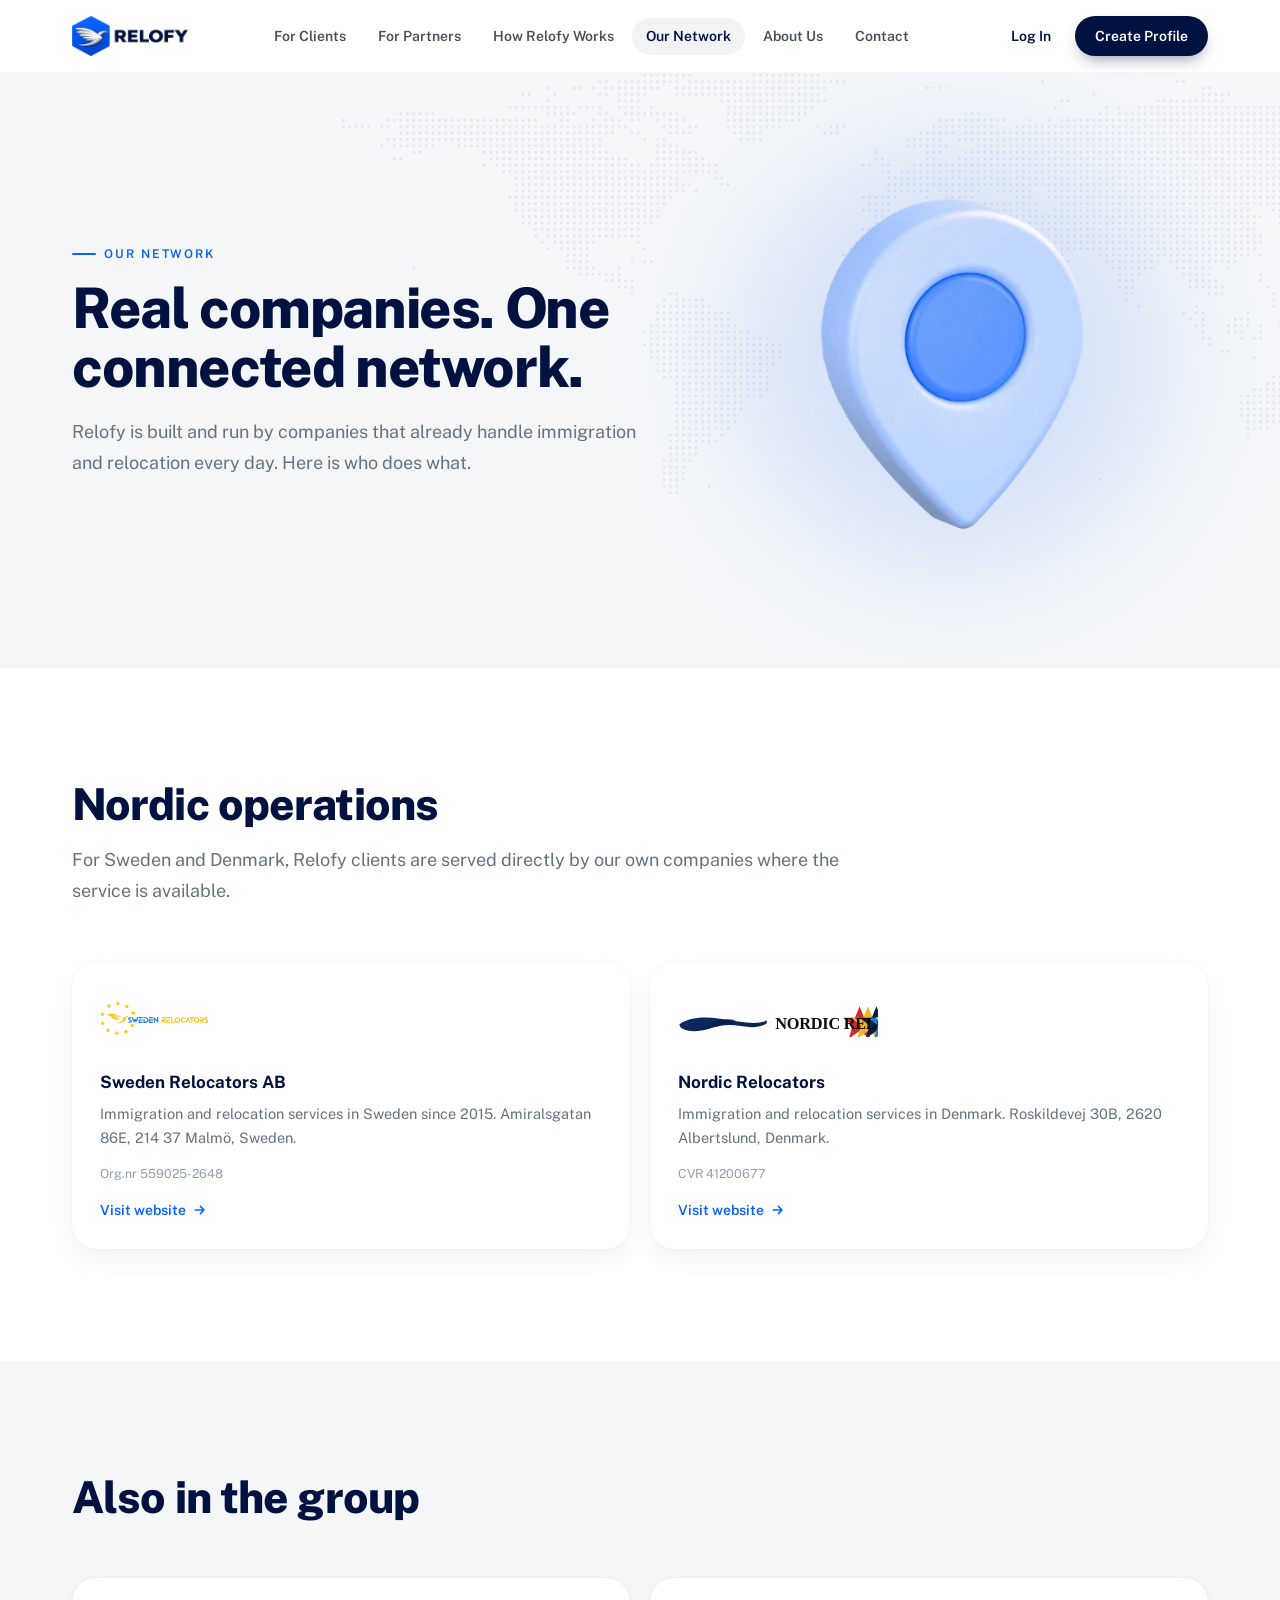
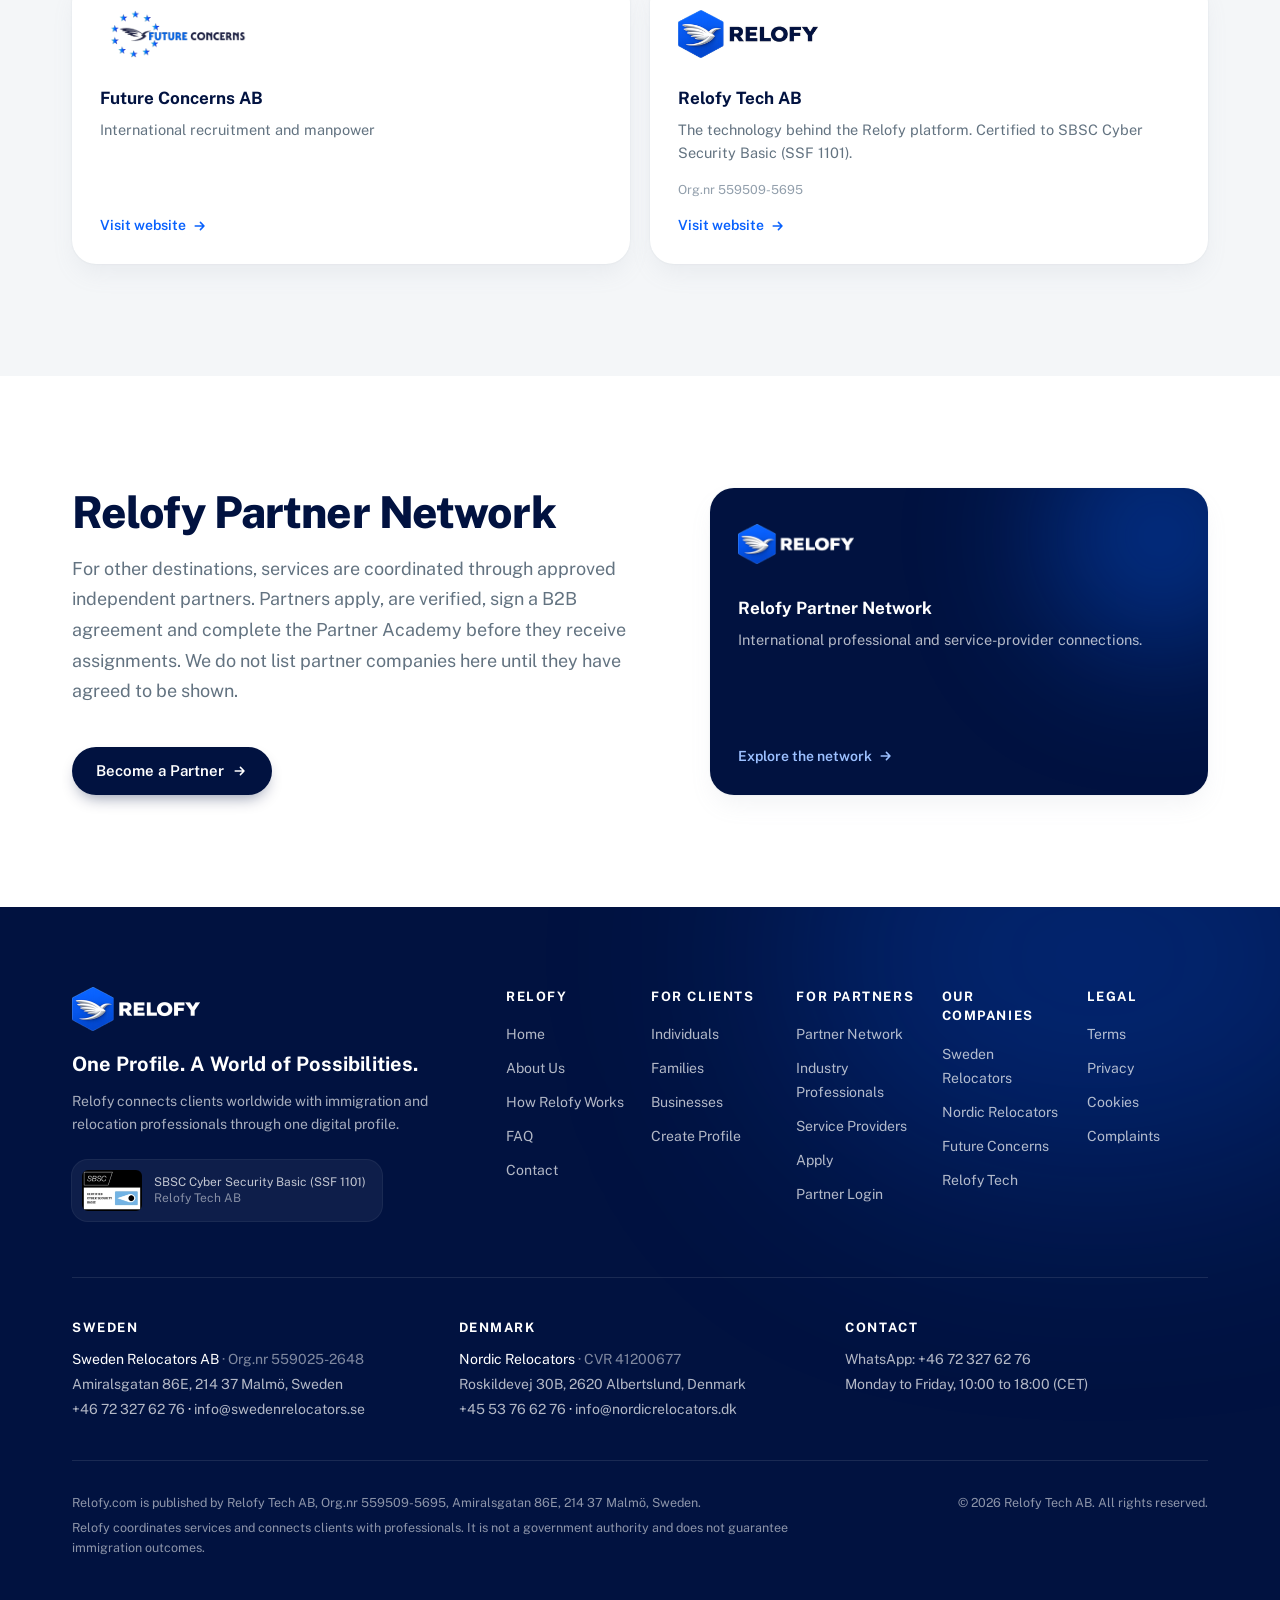
<file: network/index.html>
<!DOCTYPE html><!--q58rFxs9zzglumJ2LudG5--><html lang="en"><head><meta charSet="utf-8"/><link rel="preconnect" href="/" crossorigin=""/><meta name="viewport" content="width=device-width, initial-scale=1"/><link rel="preload" as="image" href="/brand/relofy-logo-176.png"/><link rel="preload" href="/maps/world-dots.svg" as="image"/><link rel="preload" as="image" href="/img/pin-3d.webp"/><link rel="stylesheet" href="/_next/static/chunks/9854a5b32f59ee44.css" data-precedence="next"/><link rel="preload" as="script" fetchPriority="low" href="/_next/static/chunks/711d597b816a80c1.js"/><script src="/_next/static/chunks/236f7e5abd6f09ff.js" async=""></script><script src="/_next/static/chunks/d4b4a1ad90e2acdb.js" async=""></script><script src="/_next/static/chunks/24de5c848020e663.js" async=""></script><script src="/_next/static/chunks/turbopack-821b88e02b98bb36.js" async=""></script><script src="/_next/static/chunks/4cf11cb0bfa9869b.js" async=""></script><script src="/_next/static/chunks/ff1a16fafef87110.js" async=""></script><script src="/_next/static/chunks/7340adf74ff47ec0.js" async=""></script><script src="/_next/static/chunks/a492cba4ea49b337.js" async=""></script><meta name="next-size-adjust" content=""/><meta name="theme-color" content="#011240"/><title>Our Network: Sweden Relocators, Nordic Relocators and Partners · Relofy</title><meta name="description" content="The companies behind Relofy: Sweden Relocators in Sweden, Nordic Relocators in Denmark, Future Concerns for recruitment and Relofy Tech for the platform."/><meta name="application-name" content="Relofy"/><link rel="manifest" href="/site.webmanifest"/><meta name="robots" content="index, follow"/><meta name="googlebot" content="index, follow, max-image-preview:large, max-snippet:-1"/><link rel="canonical" href="https://relofy.com/network/"/><meta property="og:title" content="Our Network: Sweden Relocators, Nordic Relocators and Partners"/><meta property="og:description" content="The companies behind Relofy: Sweden Relocators in Sweden, Nordic Relocators in Denmark, Future Concerns for recruitment and Relofy Tech for the platform."/><meta property="og:url" content="https://relofy.com/network/"/><meta property="og:site_name" content="Relofy"/><meta property="og:image" content="https://relofy.com/og/relofy-og.png"/><meta property="og:image:width" content="1200"/><meta property="og:image:height" content="630"/><meta property="og:type" content="website"/><meta name="twitter:card" content="summary_large_image"/><meta name="twitter:title" content="Our Network: Sweden Relocators, Nordic Relocators and Partners"/><meta name="twitter:description" content="The companies behind Relofy: Sweden Relocators in Sweden, Nordic Relocators in Denmark, Future Concerns for recruitment and Relofy Tech for the platform."/><meta name="twitter:image" content="https://relofy.com/og/relofy-og.png"/><link rel="icon" href="/favicon.ico" sizes="48x48"/><link rel="icon" href="/brand/icon-192.png" sizes="192x192" type="image/png"/><link rel="apple-touch-icon" href="/apple-touch-icon.png"/><script type="application/ld+json">[{"@context":"https://schema.org","@type":"Organization","@id":"https://relofy.com/#organization","name":"Relofy","legalName":"Relofy Tech AB","url":"https://relofy.com","logo":"https://relofy.com/brand/relofy-logo-352.png","slogan":"One Profile. A World of Possibilities.","description":"Relofy connects individuals, families, companies and professional partners through one digital profile for immigration, relocation and global mobility services.","identifier":{"@type":"PropertyValue","propertyID":"Organisationsnummer","value":"559509-5695"},"address":{"@type":"PostalAddress","streetAddress":"Amiralsgatan 86E","postalCode":"214 37","addressLocality":"Malmö","addressCountry":"SE"},"hasCredential":{"@type":"EducationalOccupationalCredential","name":"SBSC Cyber Security Basic (SSF 1101)","recognizedBy":{"@type":"Organization","name":"SBSC"}},"sameAs":["https://relofy.tech"],"subOrganization":[{"@type":"Organization","name":"Sweden Relocators AB","url":"https://swedenrelocators.se"},{"@type":"Organization","name":"Nordic Relocators","url":"https://nordicrelocators.dk"}],"contactPoint":[{"@type":"ContactPoint","contactType":"customer service","telephone":"+46723276276","email":"info@swedenrelocators.se","areaServed":"SE","availableLanguage":["English","Swedish","Urdu","Arabic"]},{"@type":"ContactPoint","contactType":"customer service","telephone":"+4553766276","email":"info@nordicrelocators.dk","areaServed":"DK","availableLanguage":["English","Danish"]}]},{"@context":"https://schema.org","@type":"WebSite","@id":"https://relofy.com/#website","url":"https://relofy.com","name":"Relofy","publisher":{"@id":"https://relofy.com/#organization"},"inLanguage":"en"}]</script><script src="/_next/static/chunks/a6dad97d9634a72d.js" noModule=""></script></head><body class="min-h-dvh bg-white"><div hidden=""><!--$--><!--/$--></div><header class="sticky top-0 z-50 transition-all duration-300 bg-white/0"><a href="#main" class="sr-only focus:not-sr-only focus:absolute focus:left-4 focus:top-3 focus:z-[60] focus:rounded-full focus:bg-navy focus:px-4 focus:py-2 focus:text-white">Skip to content</a><div class="mx-auto flex h-[72px] w-full max-w-[1200px] items-center justify-between gap-6 px-5 sm:px-8"><a class="flex shrink-0 items-center" aria-label="Relofy home" href="/"><img alt="Relofy" width="128" height="44" decoding="async" data-nimg="1" class="h-9 w-auto sm:h-10" style="color:transparent" src="/brand/relofy-logo-176.png"/></a><nav aria-label="Main" class="hidden items-center gap-1 xl:flex"><a class="rounded-full px-3.5 py-2 text-[14px] font-semibold transition-colors text-ink/80 hover:text-navy" href="/clients/">For Clients</a><a class="rounded-full px-3.5 py-2 text-[14px] font-semibold transition-colors text-ink/80 hover:text-navy" href="/partners/">For Partners</a><a class="rounded-full px-3.5 py-2 text-[14px] font-semibold transition-colors text-ink/80 hover:text-navy" href="/how-it-works/">How Relofy Works</a><a aria-current="page" class="rounded-full px-3.5 py-2 text-[14px] font-semibold transition-colors bg-[rgba(145,158,171,0.12)] text-navy" href="/network/">Our Network</a><a class="rounded-full px-3.5 py-2 text-[14px] font-semibold transition-colors text-ink/80 hover:text-navy" href="/about/">About Us</a><a class="rounded-full px-3.5 py-2 text-[14px] font-semibold transition-colors text-ink/80 hover:text-navy" href="/contact/">Contact</a></nav><div class="hidden items-center gap-2 xl:flex"><a href="https://portal.nordicrelocators.com/signin/" rel="noopener" class="rounded-full px-4 py-2 text-[14px] font-semibold text-navy hover:bg-[rgba(145,158,171,0.12)]">Log In</a><a href="https://portal.nordicrelocators.com/signup/?role=individual" rel="noopener" class="inline-flex h-10 items-center rounded-full bg-navy px-5 text-[14px] font-semibold text-white shadow-[0_8px_16px_-6px_rgba(1,18,64,0.45)] transition-colors hover:bg-navy-800">Create Profile</a></div><button type="button" aria-expanded="false" aria-controls="mobile-menu" aria-label="Open menu" class="relative flex h-11 w-11 items-center justify-center rounded-full text-navy hover:bg-[rgba(145,158,171,0.12)] xl:hidden"><span class="absolute h-[2px] w-5 rounded-full bg-current transition-all duration-300 -translate-y-[6px]"></span><span class="absolute h-[2px] w-5 rounded-full bg-current transition-all duration-300 "></span><span class="absolute h-[2px] w-5 rounded-full bg-current transition-all duration-300 translate-y-[6px]"></span></button></div><div id="mobile-menu" hidden="" class="h-[calc(100dvh-72px)] overflow-y-auto border-t border-line bg-white xl:hidden"><nav aria-label="Mobile" class="mx-auto flex max-w-[1200px] flex-col px-5 py-6 sm:px-8"><a class="border-b border-line py-4 text-[20px] font-bold text-navy" href="/">Home</a><a class="border-b border-line py-4 text-[20px] font-bold text-navy" href="/clients/">For Clients</a><a class="border-b border-line py-4 text-[20px] font-bold text-navy" href="/partners/">For Partners</a><a class="border-b border-line py-4 text-[20px] font-bold text-navy" href="/how-it-works/">How Relofy Works</a><a aria-current="page" class="border-b border-line py-4 text-[20px] font-bold text-blue" href="/network/">Our Network</a><a class="border-b border-line py-4 text-[20px] font-bold text-navy" href="/about/">About Us</a><a class="border-b border-line py-4 text-[20px] font-bold text-navy" href="/contact/">Contact</a><a class="border-b border-line py-4 text-[20px] font-bold text-navy" href="/faq/">FAQ</a><div class="mt-8 grid gap-3"><a href="https://portal.nordicrelocators.com/signup/?role=individual" rel="noopener" class="flex h-12 items-center justify-center rounded-full bg-navy text-[15px] font-semibold text-white">Create Profile</a><a href="https://portal.nordicrelocators.com/signin/" rel="noopener" class="flex h-12 items-center justify-center rounded-full text-[15px] font-semibold text-navy ring-1 ring-inset ring-[#c9d2de]">Log In</a></div></nav></div></header><main id="main"><section class="relative overflow-hidden bg-surface pb-16 pt-10 sm:pb-20 sm:pt-14"><img src="/maps/world-dots.svg" alt="" aria-hidden="true" class="pointer-events-none absolute -right-40 top-0 w-[1100px] max-w-none opacity-40"/><div class="mx-auto w-full max-w-[1200px] px-5 sm:px-8 relative"><div class="grid items-center gap-10 lg:grid-cols-[1.15fr_1fr]"><div class=""><p class="mb-4 inline-flex items-center gap-2 text-[12px] font-semibold uppercase tracking-[0.16em] text-blue"><span aria-hidden="true" class="h-[2px] w-6 rounded-full bg-blue"></span>Our network</p><h1 class="text-[36px] font-extrabold leading-[1.06] tracking-[-0.025em] text-navy sm:text-[48px] lg:text-[56px]">Real companies. One connected network.</h1><p class="text-[17px] leading-[1.7] sm:text-[18px] text-muted mt-5 max-w-2xl">Relofy is built and run by companies that already handle immigration and relocation every day. Here is who does what.</p></div><div class="relative mx-auto w-full max-w-[460px]"><div aria-hidden="true" class="absolute inset-8 rounded-full bg-blue/15 blur-[70px]"></div><img alt="" width="720" height="720" decoding="async" data-nimg="1" class="relative h-auto w-full rounded-[28px]" style="color:transparent" src="/img/pin-3d.webp"/></div></div></div></section><section class="bg-white py-20 sm:py-24 lg:py-28 "><div class="mx-auto w-full max-w-[1200px] px-5 sm:px-8 "><div class="mb-12 max-w-3xl sm:mb-14 "><h2 class="text-[30px] font-extrabold leading-[1.12] tracking-[-0.02em] sm:text-[38px] lg:text-[44px] text-navy ">Nordic operations</h2><p class="text-[17px] leading-[1.7] sm:text-[18px] text-muted mt-4 ">For Sweden and Denmark, Relofy clients are served directly by our own companies where the service is available.</p></div><div class="grid gap-5 md:grid-cols-2"><div class="" style="opacity:0;transform:translateY(22px)"><a href="https://swedenrelocators.se" rel="noopener" class="group flex h-full flex-col rounded-[24px] bg-white p-7 shadow-card ring-1 ring-transparent transition-all hover:-translate-y-1 hover:ring-[rgba(8,97,253,0.2)]"><div class="flex h-14 items-center"><img alt="Sweden Relocators" loading="lazy" width="168" height="54" decoding="async" data-nimg="1" class="h-auto max-h-12 w-auto max-w-[200px]" style="color:transparent" src="/logos/sweden-relocators.svg"/></div><p class="mt-6 text-[17px] font-bold text-navy">Sweden Relocators AB</p><p class="mt-1.5 flex-1 text-[14.5px] leading-relaxed text-muted">Immigration and relocation services in Sweden since 2015. Amiralsgatan 86E, 214 37 Malmö, Sweden.</p><p class="mt-4 text-[12.5px] text-subtle">Org.nr 559025-2648</p><span class="mt-4 inline-flex items-center gap-1.5 text-[14px] font-semibold text-blue">Visit website<!-- --> <svg viewBox="0 0 20 20" fill="none" aria-hidden="true" class="h-4 w-4 transition-transform group-hover:translate-x-0.5"><path d="M4 10h11m0 0-4.5-4.5M15 10l-4.5 4.5" stroke="currentColor" stroke-width="1.9" stroke-linecap="round" stroke-linejoin="round"></path></svg></span></a></div><div class="" style="opacity:0;transform:translateY(22px)"><a href="https://nordicrelocators.dk" rel="noopener" class="group flex h-full flex-col rounded-[24px] bg-white p-7 shadow-card ring-1 ring-transparent transition-all hover:-translate-y-1 hover:ring-[rgba(8,97,253,0.2)]"><div class="flex h-14 items-center"><img alt="Nordic Relocators" loading="lazy" width="206" height="38" decoding="async" data-nimg="1" class="h-auto max-h-12 w-auto max-w-[200px]" style="color:transparent" src="/logos/nordic-relocators.svg"/></div><p class="mt-6 text-[17px] font-bold text-navy">Nordic Relocators</p><p class="mt-1.5 flex-1 text-[14.5px] leading-relaxed text-muted">Immigration and relocation services in Denmark. Roskildevej 30B, 2620 Albertslund, Denmark.</p><p class="mt-4 text-[12.5px] text-subtle">CVR 41200677</p><span class="mt-4 inline-flex items-center gap-1.5 text-[14px] font-semibold text-blue">Visit website<!-- --> <svg viewBox="0 0 20 20" fill="none" aria-hidden="true" class="h-4 w-4 transition-transform group-hover:translate-x-0.5"><path d="M4 10h11m0 0-4.5-4.5M15 10l-4.5 4.5" stroke="currentColor" stroke-width="1.9" stroke-linecap="round" stroke-linejoin="round"></path></svg></span></a></div></div></div></section><section class="bg-surface py-20 sm:py-24 lg:py-28 "><div class="mx-auto w-full max-w-[1200px] px-5 sm:px-8 "><div class="mb-12 max-w-3xl sm:mb-14 "><h2 class="text-[30px] font-extrabold leading-[1.12] tracking-[-0.02em] sm:text-[38px] lg:text-[44px] text-navy ">Also in the group</h2></div><div class="grid gap-5 md:grid-cols-2"><div class="" style="opacity:0;transform:translateY(22px)"><a href="https://futureconcerns.eu" rel="noopener" class="group flex h-full flex-col rounded-[24px] bg-white p-7 shadow-card ring-1 ring-transparent transition-all hover:-translate-y-1 hover:ring-[rgba(8,97,253,0.2)]"><div class="flex h-14 items-center"><img alt="Future Concerns" loading="lazy" width="175" height="54" decoding="async" data-nimg="1" class="h-auto max-h-12 w-auto max-w-[200px]" style="color:transparent" src="/logos/future-concerns.webp"/></div><p class="mt-6 text-[17px] font-bold text-navy">Future Concerns AB</p><p class="mt-1.5 flex-1 text-[14.5px] leading-relaxed text-muted">International recruitment and manpower</p><span class="mt-4 inline-flex items-center gap-1.5 text-[14px] font-semibold text-blue">Visit website<!-- --> <svg viewBox="0 0 20 20" fill="none" aria-hidden="true" class="h-4 w-4 transition-transform group-hover:translate-x-0.5"><path d="M4 10h11m0 0-4.5-4.5M15 10l-4.5 4.5" stroke="currentColor" stroke-width="1.9" stroke-linecap="round" stroke-linejoin="round"></path></svg></span></a></div><div class="" style="opacity:0;transform:translateY(22px)"><a href="https://relofy.tech" rel="noopener" class="group flex h-full flex-col rounded-[24px] bg-white p-7 shadow-card ring-1 ring-transparent transition-all hover:-translate-y-1 hover:ring-[rgba(8,97,253,0.2)]"><div class="flex h-14 items-center"><img alt="Relofy Tech" loading="lazy" width="128" height="44" decoding="async" data-nimg="1" class="h-auto max-h-12 w-auto max-w-[200px]" style="color:transparent" src="/brand/relofy-logo-176.png"/></div><p class="mt-6 text-[17px] font-bold text-navy">Relofy Tech AB</p><p class="mt-1.5 flex-1 text-[14.5px] leading-relaxed text-muted">The technology behind the Relofy platform. Certified to SBSC Cyber Security Basic (SSF 1101).</p><p class="mt-4 text-[12.5px] text-subtle">Org.nr 559509-5695</p><span class="mt-4 inline-flex items-center gap-1.5 text-[14px] font-semibold text-blue">Visit website<!-- --> <svg viewBox="0 0 20 20" fill="none" aria-hidden="true" class="h-4 w-4 transition-transform group-hover:translate-x-0.5"><path d="M4 10h11m0 0-4.5-4.5M15 10l-4.5 4.5" stroke="currentColor" stroke-width="1.9" stroke-linecap="round" stroke-linejoin="round"></path></svg></span></a></div></div></div></section><section class="bg-white py-20 sm:py-24 lg:py-28 "><div class="mx-auto w-full max-w-[1200px] px-5 sm:px-8 "><div class="grid items-center gap-10 lg:grid-cols-[1.2fr_1fr]"><div><div class="mb-12 max-w-3xl sm:mb-14 "><h2 class="text-[30px] font-extrabold leading-[1.12] tracking-[-0.02em] sm:text-[38px] lg:text-[44px] text-navy ">Relofy Partner Network</h2><p class="text-[17px] leading-[1.7] sm:text-[18px] text-muted mt-4 ">For other destinations, services are coordinated through approved independent partners. Partners apply, are verified, sign a B2B agreement and complete the Partner Academy before they receive assignments. We do not list partner companies here until they have agreed to be shown.</p></div><div class="-mt-4"><a href="https://portal.nordicrelocators.com/partner-signup/" class="group inline-flex h-12 items-center justify-center gap-2 rounded-full px-6 text-[15px] font-semibold leading-[1.71429] transition-all duration-200 bg-navy text-white hover:bg-navy-800 shadow-[0_8px_16px_-6px_rgba(1,18,64,0.45)] " rel="noopener">Become a Partner<svg viewBox="0 0 20 20" fill="none" aria-hidden="true" class="h-4 w-4 transition-transform duration-200 group-hover:translate-x-0.5"><path d="M4 10h11m0 0-4.5-4.5M15 10l-4.5 4.5" stroke="currentColor" stroke-width="1.9" stroke-linecap="round" stroke-linejoin="round"></path></svg><span class="sr-only"> (<!-- -->opens the Relofy portal<!-- -->)</span></a></div></div><a class="group relative flex h-full flex-col overflow-hidden rounded-[24px] bg-navy p-7 text-white shadow-card transition-all hover:-translate-y-1" href="/partners/"><div aria-hidden="true" class="pointer-events-none absolute -right-16 -top-16 h-56 w-56 rounded-full bg-blue/40 blur-[70px]"></div><div class="relative flex h-14 items-center"><img alt="Relofy" loading="lazy" width="128" height="44" decoding="async" data-nimg="1" class="h-10 w-auto" style="color:transparent" src="/brand/relofy-logo-white-176.png"/></div><p class="relative mt-6 text-[17px] font-bold">Relofy Partner Network</p><p class="relative mt-1.5 flex-1 text-[14.5px] leading-relaxed text-white/70">International professional and service-provider connections.</p><span class="relative mt-4 inline-flex items-center gap-1.5 text-[14px] font-semibold text-[#9cc0ff]">Explore the network<!-- --> <svg viewBox="0 0 20 20" fill="none" aria-hidden="true" class="h-4 w-4 transition-transform group-hover:translate-x-0.5"><path d="M4 10h11m0 0-4.5-4.5M15 10l-4.5 4.5" stroke="currentColor" stroke-width="1.9" stroke-linecap="round" stroke-linejoin="round"></path></svg></span></a></div></div></section><!--$--><!--/$--></main><footer class="relative overflow-hidden bg-navy text-white"><div aria-hidden="true" class="pointer-events-none absolute -top-40 right-[-10%] h-[420px] w-[620px] rounded-full bg-blue/25 blur-[120px]"></div><div class="mx-auto w-full max-w-[1200px] px-5 sm:px-8 relative py-16 sm:py-20"><div class="grid gap-12 lg:grid-cols-[1.1fr_2fr]"><div><img alt="Relofy" loading="lazy" width="140" height="48" decoding="async" data-nimg="1" class="h-11 w-auto" style="color:transparent" src="/brand/relofy-logo-white-176.png"/><p class="mt-5 text-[20px] font-bold leading-snug">One Profile. A World of Possibilities.</p><p class="mt-3 max-w-sm text-[14px] leading-relaxed text-white/65">Relofy connects clients worldwide with immigration and relocation professionals through one digital profile.</p><a href="/logos/sbsc-certificate-relofy-tech.pdf" class="mt-6 inline-flex items-center gap-3 rounded-2xl bg-white/5 p-2.5 pr-4 ring-1 ring-white/10 transition hover:bg-white/10"><img alt="" loading="lazy" width="60" height="41" decoding="async" data-nimg="1" class="h-[41px] w-auto rounded-md bg-white" style="color:transparent" src="/logos/sbsc-badge.webp"/><span class="text-[12px] leading-snug text-white/75">SBSC Cyber Security Basic (SSF 1101)<br/><span class="text-white/50">Relofy Tech AB</span></span></a></div><div class="grid grid-cols-2 gap-x-6 gap-y-10 sm:grid-cols-3 lg:grid-cols-5"><div><p class="mb-4 text-[13px] font-bold uppercase tracking-[0.12em] text-white">Relofy</p><ul class="space-y-2.5"><li><a class="text-[14px] text-white/70 transition-colors hover:text-white" href="/">Home</a></li><li><a class="text-[14px] text-white/70 transition-colors hover:text-white" href="/about/">About Us</a></li><li><a class="text-[14px] text-white/70 transition-colors hover:text-white" href="/how-it-works/">How Relofy Works</a></li><li><a class="text-[14px] text-white/70 transition-colors hover:text-white" href="/faq/">FAQ</a></li><li><a class="text-[14px] text-white/70 transition-colors hover:text-white" href="/contact/">Contact</a></li></ul></div><div><p class="mb-4 text-[13px] font-bold uppercase tracking-[0.12em] text-white">For Clients</p><ul class="space-y-2.5"><li><a class="text-[14px] text-white/70 transition-colors hover:text-white" href="/clients/#individuals">Individuals</a></li><li><a class="text-[14px] text-white/70 transition-colors hover:text-white" href="/clients/#families">Families</a></li><li><a class="text-[14px] text-white/70 transition-colors hover:text-white" href="/clients/#businesses">Businesses</a></li><li><a href="https://portal.nordicrelocators.com/signup/?role=individual" rel="noopener" class="text-[14px] text-white/70 transition-colors hover:text-white">Create Profile</a></li></ul></div><div><p class="mb-4 text-[13px] font-bold uppercase tracking-[0.12em] text-white">For Partners</p><ul class="space-y-2.5"><li><a class="text-[14px] text-white/70 transition-colors hover:text-white" href="/partners/">Partner Network</a></li><li><a class="text-[14px] text-white/70 transition-colors hover:text-white" href="/partners/#professionals">Industry Professionals</a></li><li><a class="text-[14px] text-white/70 transition-colors hover:text-white" href="/partners/#providers">Service Providers</a></li><li><a href="https://portal.nordicrelocators.com/partner-signup/" rel="noopener" class="text-[14px] text-white/70 transition-colors hover:text-white">Apply</a></li><li><a href="https://portal.nordicrelocators.com/signin/" rel="noopener" class="text-[14px] text-white/70 transition-colors hover:text-white">Partner Login</a></li></ul></div><div><p class="mb-4 text-[13px] font-bold uppercase tracking-[0.12em] text-white">Our Companies</p><ul class="space-y-2.5"><li><a href="https://swedenrelocators.se" rel="noopener" class="text-[14px] text-white/70 transition-colors hover:text-white">Sweden Relocators</a></li><li><a href="https://nordicrelocators.dk" rel="noopener" class="text-[14px] text-white/70 transition-colors hover:text-white">Nordic Relocators</a></li><li><a href="https://futureconcerns.eu" rel="noopener" class="text-[14px] text-white/70 transition-colors hover:text-white">Future Concerns</a></li><li><a href="https://relofy.tech" rel="noopener" class="text-[14px] text-white/70 transition-colors hover:text-white">Relofy Tech</a></li></ul></div><div><p class="mb-4 text-[13px] font-bold uppercase tracking-[0.12em] text-white">Legal</p><ul class="space-y-2.5"><li><a class="text-[14px] text-white/70 transition-colors hover:text-white" href="/terms/">Terms</a></li><li><a class="text-[14px] text-white/70 transition-colors hover:text-white" href="/privacy/">Privacy</a></li><li><a class="text-[14px] text-white/70 transition-colors hover:text-white" href="/cookies/">Cookies</a></li><li><a class="text-[14px] text-white/70 transition-colors hover:text-white" href="/complaints/">Complaints</a></li></ul></div></div></div><div class="mt-14 grid gap-6 border-t border-white/10 pt-10 sm:grid-cols-2 lg:grid-cols-3"><address class="not-italic"><p class="text-[13px] font-bold uppercase tracking-[0.12em]">Sweden</p><p class="mt-3 text-[14px] text-white">Sweden Relocators AB<!-- --> <span class="text-white/50">· <!-- -->Org.nr 559025-2648</span></p><p class="mt-1 text-[14px] text-white/70">Amiralsgatan 86E, 214 37 Malmö, Sweden</p><p class="mt-1 text-[14px]"><a href="tel:+46723276276" class="text-white/70 hover:text-white">+46 72 327 62 76</a> · <a href="mailto:info@swedenrelocators.se" class="text-white/70 hover:text-white">info@swedenrelocators.se</a></p></address><address class="not-italic"><p class="text-[13px] font-bold uppercase tracking-[0.12em]">Denmark</p><p class="mt-3 text-[14px] text-white">Nordic Relocators<!-- --> <span class="text-white/50">· <!-- -->CVR 41200677</span></p><p class="mt-1 text-[14px] text-white/70">Roskildevej 30B, 2620 Albertslund, Denmark</p><p class="mt-1 text-[14px]"><a href="tel:+4553766276" class="text-white/70 hover:text-white">+45 53 76 62 76</a> · <a href="mailto:info@nordicrelocators.dk" class="text-white/70 hover:text-white">info@nordicrelocators.dk</a></p></address><div><p class="text-[13px] font-bold uppercase tracking-[0.12em]">Contact</p><p class="mt-3 text-[14px] text-white/70">WhatsApp: <a href="https://wa.me/46723276276" rel="noopener" class="hover:text-white">+46 72 327 62 76</a></p><p class="mt-1 text-[14px] text-white/70">Monday to Friday, 10:00 to 18:00 (CET)</p></div></div><div class="mt-10 flex flex-col gap-3 border-t border-white/10 pt-8 text-[12.5px] leading-relaxed text-white/55 lg:flex-row lg:items-start lg:justify-between"><div class="max-w-3xl space-y-1"><p>Relofy.com is published by Relofy Tech AB, Org.nr 559509-5695, Amiralsgatan 86E, 214 37 Malmö, Sweden.</p><p>Relofy coordinates services and connects clients with professionals. It is not a government authority and does not guarantee immigration outcomes.</p></div><div class="flex shrink-0 items-center gap-4"><p>© <!-- -->2026<!-- --> Relofy Tech AB. <!-- -->All rights reserved.</p></div></div></div></footer><script src="/_next/static/chunks/711d597b816a80c1.js" id="_R_" async=""></script><script>(self.__next_f=self.__next_f||[]).push([0])</script><script>self.__next_f.push([1,"1:\"$Sreact.fragment\"\n3:I[70119,[\"/_next/static/chunks/4cf11cb0bfa9869b.js\"],\"default\"]\na:I[68027,[\"/_next/static/chunks/ff1a16fafef87110.js\",\"/_next/static/chunks/7340adf74ff47ec0.js\"],\"default\"]\n:HL[\"/_next/static/chunks/9854a5b32f59ee44.css\",\"style\"]\n:HC[\"/\",\"\"]\n2:T68f,"])</script><script>self.__next_f.push([1,"[{\"@context\":\"https://schema.org\",\"@type\":\"Organization\",\"@id\":\"https://relofy.com/#organization\",\"name\":\"Relofy\",\"legalName\":\"Relofy Tech AB\",\"url\":\"https://relofy.com\",\"logo\":\"https://relofy.com/brand/relofy-logo-352.png\",\"slogan\":\"One Profile. A World of Possibilities.\",\"description\":\"Relofy connects individuals, families, companies and professional partners through one digital profile for immigration, relocation and global mobility services.\",\"identifier\":{\"@type\":\"PropertyValue\",\"propertyID\":\"Organisationsnummer\",\"value\":\"559509-5695\"},\"address\":{\"@type\":\"PostalAddress\",\"streetAddress\":\"Amiralsgatan 86E\",\"postalCode\":\"214 37\",\"addressLocality\":\"Malmö\",\"addressCountry\":\"SE\"},\"hasCredential\":{\"@type\":\"EducationalOccupationalCredential\",\"name\":\"SBSC Cyber Security Basic (SSF 1101)\",\"recognizedBy\":{\"@type\":\"Organization\",\"name\":\"SBSC\"}},\"sameAs\":[\"https://relofy.tech\"],\"subOrganization\":[{\"@type\":\"Organization\",\"name\":\"Sweden Relocators AB\",\"url\":\"https://swedenrelocators.se\"},{\"@type\":\"Organization\",\"name\":\"Nordic Relocators\",\"url\":\"https://nordicrelocators.dk\"}],\"contactPoint\":[{\"@type\":\"ContactPoint\",\"contactType\":\"customer service\",\"telephone\":\"+46723276276\",\"email\":\"info@swedenrelocators.se\",\"areaServed\":\"SE\",\"availableLanguage\":[\"English\",\"Swedish\",\"Urdu\",\"Arabic\"]},{\"@type\":\"ContactPoint\",\"contactType\":\"customer service\",\"telephone\":\"+4553766276\",\"email\":\"info@nordicrelocators.dk\",\"areaServed\":\"DK\",\"availableLanguage\":[\"English\",\"Danish\"]}]},{\"@context\":\"https://schema.org\",\"@type\":\"WebSite\",\"@id\":\"https://relofy.com/#website\",\"url\":\"https://relofy.com\",\"name\":\"Relofy\",\"publisher\":{\"@id\":\"https://relofy.com/#organization\"},\"inLanguage\":\"en\"}]"])</script><script>self.__next_f.push([1,"0:{\"P\":null,\"b\":\"q58rFxs9zzglumJ2LudG5\",\"c\":[\"\",\"network\",\"\"],\"q\":\"\",\"i\":false,\"f\":[[[\"\",{\"children\":[\"network\",{\"children\":[\"__PAGE__\",{}]}]},\"$undefined\",\"$undefined\",true],[[\"$\",\"$1\",\"c\",{\"children\":[[[\"$\",\"link\",\"0\",{\"rel\":\"stylesheet\",\"href\":\"/_next/static/chunks/9854a5b32f59ee44.css\",\"precedence\":\"next\",\"crossOrigin\":\"$undefined\",\"nonce\":\"$undefined\"}],[\"$\",\"script\",\"script-0\",{\"src\":\"/_next/static/chunks/4cf11cb0bfa9869b.js\",\"async\":true,\"nonce\":\"$undefined\"}]],[\"$\",\"html\",null,{\"lang\":\"en\",\"children\":[[\"$\",\"head\",null,{\"children\":[\"$\",\"script\",null,{\"type\":\"application/ld+json\",\"dangerouslySetInnerHTML\":{\"__html\":\"$2\"}}]}],[\"$\",\"body\",null,{\"className\":\"min-h-dvh bg-white\",\"children\":[[\"$\",\"$L3\",null,{\"t\":{\"locale\":\"en\",\"meta\":{\"titleTemplate\":\"%s · Relofy\",\"defaultTitle\":\"Relofy: One Profile for Relocation, Immigration and Global Mobility\",\"defaultDescription\":\"Relofy connects individuals, families, companies and professional partners through one digital profile for immigration, relocation and global mobility services.\"},\"nav\":{\"home\":\"Home\",\"clients\":\"For Clients\",\"partners\":\"For Partners\",\"how\":\"How Relofy Works\",\"network\":\"Our Network\",\"about\":\"About Us\",\"contact\":\"Contact\",\"faq\":\"FAQ\",\"login\":\"Log In\",\"createProfile\":\"Create Profile\",\"menu\":\"Open menu\",\"close\":\"Close menu\",\"skip\":\"Skip to content\"},\"common\":{\"createProfile\":\"Create Your Profile\",\"bookAppointment\":\"Book an Appointment\",\"becomePartner\":\"Become a Partner\",\"partnerLogin\":\"Partner Login\",\"login\":\"Log In\",\"howItWorks\":\"How Relofy Works\",\"watch\":\"Play film\",\"filmNote\":\"Film with music and on-screen text. Press play to watch.\",\"filmSoon\":\"Film coming soon\",\"filmBySweden\":\"Film by Sweden Relocators, the Swedish company in the Relofy network.\",\"learnMore\":\"Learn more\",\"opensPortal\":\"opens the Relofy portal\",\"illustrative\":\"Illustrative example, not a statement of current service availability.\"},\"home\":{\"hero\":{\"eyebrow\":\"Relofy · One Profile. Global Mobility.\",\"title\":\"Relocate from Anywhere to Anywhere.\",\"subtitle\":\"One digital profile connects you to immigration, relocation and global mobility services across borders. Wherever life takes you, Relofy helps you find the right professional support.\",\"primary\":\"Create Your Profile\",\"secondary\":\"How Relofy Works\",\"trust\":\"Built on the platform already used by Sweden Relocators and Nordic Relocators clients.\",\"card\":{\"title\":\"Your Relofy profile\",\"subtitle\":\"Travels with you\",\"rows\":[\"Family members linked\",\"Immigration history saved\",\"Documents in one place\"],\"destination\":\"Next destination\"},\"mapLabel\":\"An illustrative route on a world map: Lahore to Stockholm, Copenhagen and Toronto.\"},\"audiences\":{\"title\":\"Two ways into Relofy\",\"clients\":{\"label\":\"I'm relocating\",\"audience\":\"For individuals, families and businesses\",\"title\":\"Your Next Destination Starts Here.\",\"text\":\"Whether you are relocating for work, family, education, business or a new opportunity, Relofy connects you with the right professionals through one digital platform.\",\"tagline\":\"One profile. Multiple countries. Long-term support.\",\"cta\":\"Explore Relofy for Clients\",\"cta2\":\"Create Your Profile\"},\"partners\":{\"label\":\"I'm a professional partner\",\"audience\":\"For immigration professionals and relocation service providers\",\"title\":\"Your Expertise. A Global Network.\",\"text\":\"Join an international network of immigration professionals and relocation service providers. Connect with qualified opportunities, collaborate across borders and grow your business through Relofy.\",\"tagline\":\"More connections. More opportunities. One professional network.\",\"cta\":\"Explore Relofy for Partners\",\"cta2\":\"Become a Partner\"}},\"problem\":{\"eyebrow\":\"The problem we solve\",\"title\":\"Moving Countries Shouldn't Mean Starting Over.\",\"before\":{\"title\":\"The usual way\",\"text\":\"Every move starts from zero: new consultants, new accounts and the same documents uploaded again.\",\"items\":[\"Immigration consultant\",\"Lawyer\",\"Housing agent\",\"Moving company\",\"New account\",\"Same documents again\"]},\"after\":{\"title\":\"The Relofy way\",\"text\":\"One profile, connected services and a team that coordinates the professionals for you, now and for your next relocation.\",\"items\":[\"One profile\",\"Connected services\",\"Professional coordination\",\"Ready for the next move\"]}},\"journey\":{\"eyebrow\":\"One profile, multiple destinations\",\"title\":\"The client changes countries, not platforms.\",\"text\":\"Your Relofy account and relevant history stay with you. Each new destination gets its own assessment and the services that fit it.\",\"stops\":[{\"code\":\"PK\",\"country\":\"Pakistan\",\"label\":\"Profile created\",\"detail\":\"Family, education and immigration history added once.\"},{\"code\":\"SE\",\"country\":\"Sweden\",\"label\":\"First relocation\",\"detail\":\"Assessment, permit and settling in, coordinated by our Swedish team.\"},{\"code\":\"DK\",\"country\":\"Denmark\",\"label\":\"Next move\",\"detail\":\"A new assessment for Denmark, with the profile already in place.\"},{\"code\":\"CA\",\"country\":\"Canada\",\"label\":\"Future destination\",\"detail\":\"Handled through an approved independent partner in the network.\"}],\"note\":\"Illustrative journey. It does not describe current service availability in every country.\"},\"steps\":{\"eyebrow\":\"How it works\",\"title\":\"Six steps from first profile to your next relocation\",\"items\":[{\"title\":\"Create your digital profile\",\"text\":\"Sign up once in the Relofy portal.\"},{\"title\":\"Add your family and immigration history\",\"text\":\"Co-applicants, previous permits and documents in one place.\"},{\"title\":\"Book an appointment\",\"text\":\"Choose a consultation time that suits you.\"},{\"title\":\"Discuss your background, goals and challenges\",\"text\":\"We listen first, then explain the realistic options.\"},{\"title\":\"Connect with the right team or approved partner\",\"text\":\"Our Nordic teams or a vetted partner in your destination.\"},{\"title\":\"Manage your services and future relocations\",\"text\":\"Follow your case, documents and invoices, and come back for the next move.\"}]},\"services\":{\"eyebrow\":\"Global services\",\"title\":\"Everything a relocation needs, coordinated through one profile\",\"text\":\"Choose a service to start in the portal. Sweden and Denmark are handled by our Nordic operations; other destinations through approved partners.\",\"items\":[{\"key\":\"immigration\",\"title\":\"Immigration \u0026 Residence Permits\",\"text\":\"Work, family, study and residence permits, extensions and appeals.\",\"href\":\"https://portal.nordicrelocators.com/pre-assessment-and-guide/assessment/\",\"img\":\"/img/id-card-3d.webp\"},{\"key\":\"relocation\",\"title\":\"International Relocation\",\"text\":\"A planned move from your current country to the next, step by step.\",\"href\":\"/clients/\",\"img\":\"/img/globe-plane-3d.webp\"},{\"key\":\"corporate\",\"title\":\"Corporate Mobility\",\"text\":\"Employee relocation and immigration managed from one company account.\",\"href\":\"https://portal.nordicrelocators.com/signup/?role=corporate\",\"img\":\"/img/briefcase-globe-3d.webp\"},{\"key\":\"recruitment\",\"title\":\"Recruitment \u0026 Manpower\",\"text\":\"International talent and job opportunities through the group.\",\"href\":\"https://portal.nordicrelocators.com/manpower-solutions/jobs/\",\"img\":\"/img/assessment-3d.webp\"},{\"key\":\"housing\",\"title\":\"Housing \u0026 Destination Services\",\"text\":\"Short stays, long-term rentals and help settling into a new city.\",\"href\":\"https://portal.nordicrelocators.com/property-management/housing/\",\"img\":\"/img/house-3d.webp\"},{\"key\":\"legal\",\"title\":\"Legal \u0026 Professional Referrals\",\"text\":\"Consultations and referrals to qualified professionals when a case needs them.\",\"href\":\"https://portal.nordicrelocators.com/management/appointments/book/\",\"img\":\"/img/legal-3d.webp\"},{\"key\":\"logistics\",\"title\":\"Logistics \u0026 Moving\",\"text\":\"Moving companies, pet relocation and insurance through approved providers.\",\"href\":\"https://portal.nordicrelocators.com/external-relocation-services/send-request/\",\"img\":\"/img/suitcase-3d.webp\"},{\"key\":\"business\",\"title\":\"Business \u0026 Investment Support\",\"text\":\"Company registration, business permits and investment routes.\",\"href\":\"https://portal.nordicrelocators.com/business-solutions/business/\",\"img\":\"/img/cities-3d.webp\"}]},\"network\":{\"eyebrow\":\"Our network\",\"title\":\"Established Nordic companies behind a global platform\",\"text\":\"Relofy grew out of real relocation work. Our Nordic companies handle Sweden and Denmark directly, and approved independent partners extend the network to other countries.\",\"cards\":{\"sweden\":\"Swedish immigration and relocation services.\",\"denmark\":\"Danish immigration and relocation services.\",\"partners\":\"International professional and service-provider connections.\",\"partnersTitle\":\"Relofy Partner Network\"},\"cta\":\"Explore the network\"},\"clientFilm\":{\"eyebrow\":\"Introducing Relofy\",\"title\":\"Your destination changes. Your profile stays.\",\"text\":\"One secure profile, the right professionals and every destination. See in about a minute how one profile carries you from the first consultation to settling in, and onwards to your next move.\"},\"partnerPreview\":{\"eyebrow\":\"Partner network\",\"title\":\"Bring opportunities. Receive opportunities.\",\"text\":\"Approved professionals and service providers work through the same portal. A partner can introduce a client who needs help in another country, and an approved partner there handles the work.\",\"points\":[\"Structured case referrals\",\"Referral attribution under the partner terms\",\"Assignments and quotes in one dashboard\",\"Training through the Partner Academy\"],\"cta\":\"Discover the Partner Network\",\"imageAlt\":\"The Relofy portal: how a partner case moves from sign-up to assignment and completion.\"},\"final\":{\"title\":\"Your Next Destination Is Just the Beginning.\",\"text\":\"Create your profile today and keep it for every move that follows.\",\"primary\":\"Create Your Profile\",\"secondary\":\"Book an Appointment\"}},\"clients\":{\"meta\":{\"title\":\"For Clients: One Profile for Every Relocation\",\"description\":\"Create one Relofy profile for yourself, your family or your company: book a consultation, connect with professionals and manage every relocation in one portal.\"},\"hero\":{\"eyebrow\":\"For clients\",\"title\":\"Your Global Relocation Journey. One Digital Profile.\",\"text\":\"Relofy brings individuals, families and companies together with the right immigration and relocation professionals, in one secure portal that stays with you after the first move.\"},\"groups\":{\"title\":\"Who Relofy is for\",\"items\":[{\"key\":\"individuals\",\"title\":\"Individuals\",\"text\":\"People relocating for employment, education, business, family or another permitted immigration purpose.\",\"img\":\"/img/pin-3d.webp\"},{\"key\":\"families\",\"title\":\"Families\",\"text\":\"Add co-applicants and family information once, so family-related immigration and relocation services are coordinated together.\",\"img\":\"/img/family-3d.webp\"},{\"key\":\"businesses\",\"title\":\"Corporate clients\",\"text\":\"Companies manage employee relocation and immigration requirements through the existing corporate portal.\",\"img\":\"/img/people-data.webp\"}]},\"benefits\":{\"eyebrow\":\"What you get\",\"title\":\"One account that grows with you\",\"items\":[\"Create one account\",\"Keep your relevant immigration history\",\"Add family members\",\"Book consultations\",\"Reach professionals in different destinations\",\"Manage service requests\",\"Upload and organise documents\",\"Communicate through the portal\",\"See invoices and case updates\",\"Come back for future relocations\"],\"imageAlt\":\"A 3D safe: documents stored securely in your profile.\"},\"consultation\":{\"eyebrow\":\"Our core process\",\"title\":\"Every case starts with a consultation\",\"text\":\"Before anything is filed or booked, we take the time to understand the whole picture.\",\"steps\":[{\"title\":\"Background\",\"text\":\"We review your nationality, current residence, immigration history, family circumstances and relevant professional background.\"},{\"title\":\"Goals \u0026 Current Issues\",\"text\":\"We identify the intended destination, the purpose of the move, current difficulties, deadlines and practical needs.\"},{\"title\":\"Solutions\",\"text\":\"We explain the relevant pathways, professional service options, possible requirements and next steps.\"}],\"after\":\"After the consultation, suitable cases are handled by our own teams or coordinated with an approved partner.\",\"imageAlt\":\"Two consultants reviewing a client case together.\"},\"film\":{\"eyebrow\":\"Client film\",\"title\":\"See the client journey\",\"text\":\"A short film about the services clients use through the portal, from permits and family to housing and settling in.\"},\"corporate\":{\"eyebrow\":\"For companies\",\"title\":\"International workforce mobility from one company account\",\"text\":\"HR teams add employees, follow each case and see documents, appointments and invoices in the corporate dashboard, while every relocating employee gets a personal profile.\",\"cta\":\"Create a company account\"},\"cta\":{\"title\":\"Ready when you are\",\"text\":\"Create your profile, book your consultation, or log in if you already have an account.\",\"primary\":\"Create Your Profile\",\"secondary\":\"Book Your Consultation\",\"tertiary\":\"Already have an account? Log in\"}},\"partners\":{\"meta\":{\"title\":\"For Partners: Join the Relofy Partner Network\",\"description\":\"Immigration professionals and relocation service providers: join the Relofy network, receive structured referrals, collaborate across borders and grow through one portal.\"},\"hero\":{\"eyebrow\":\"For partners\",\"title\":\"Local Expertise. Global Opportunities.\",\"text\":\"Join Relofy and connect your professional services with clients and business opportunities across borders.\"},\"categories\":{\"title\":\"Two partner categories, one workflow\",\"items\":[{\"key\":\"professionals\",\"title\":\"Industry Professionals\",\"audience\":\"Immigration advisers, law firms, global mobility consultants and other specialist professionals.\",\"text\":\"Approved professionals may receive qualified cases, handle assigned professional work, communicate through the portal and take part in the referral network.\",\"img\":\"/img/people-professional.webp\"},{\"key\":\"providers\",\"title\":\"Service Providers\",\"audience\":\"Logistics, housing, destination services, pet relocation, insurance-related referrals and other practical service companies.\",\"text\":\"Approved service providers may receive service requests, prepare quotations and deliver the agreed services.\",\"img\":\"/img/insurance-3d.webp\"}]},\"b2b\":{\"eyebrow\":\"The Relofy B2B network\",\"title\":\"Partners bring opportunities and receive them\",\"text\":\"A partner may introduce a client who needs immigration services in another country. An approved professional in the destination handles the assignment, and other providers may deliver additional relocation services.\",\"nodes\":{\"referrer\":\"Referring partner\",\"referrerNote\":\"Introduces the client\",\"relofy\":\"Relofy\",\"relofyNote\":\"Coordinates the case\",\"processor\":\"Processing professional\",\"processorNote\":\"Handles the assignment\",\"providers\":\"Service providers\",\"providersNote\":\"Housing, moving, insurance\"},\"flows\":{\"referral\":\"Referral attribution\",\"fee\":\"Service fee\",\"request\":\"Service requests\"},\"notes\":[\"The referring partner keeps referral attribution under the agreed partner terms.\",\"The processing partner is paid for the work performed.\",\"Referral commissions and service fees are separate commercial arrangements.\"]},\"benefits\":{\"eyebrow\":\"Partner benefits\",\"title\":\"Why professionals join\",\"items\":[\"International client opportunities\",\"Professional collaboration\",\"Structured case referrals\",\"Cross-border service opportunities\",\"Long-term referral relationships\",\"A dedicated partner dashboard\",\"Service and country management\",\"The Partner Academy\",\"Approved assignment management\",\"Room to grow with the network\"],\"imageAlt\":\"A professional celebrating a successful collaboration.\",\"note\":\"Relofy does not promise earnings, referral volumes or commission rates. Commercial terms are agreed in the partner agreement.\"},\"onboarding\":{\"eyebrow\":\"Partner onboarding\",\"title\":\"From application to your partner dashboard\",\"text\":\"Every application is reviewed before approval, so clients can trust the professionals they meet through Relofy.\",\"steps\":[\"Apply\",\"Verification\",\"Agreement\",\"Approval\",\"Training\",\"Partner Dashboard\"],\"details\":[\"Choose your partner category and services in the portal.\",\"We check your company and professional details.\",\"You sign the B2B partner agreement.\",\"Your profile, services and countries are approved.\",\"You complete the Partner Academy modules.\",\"You receive assignments and requests in your dashboard.\"],\"imageAlt\":\"The partner sign-up screen in the Relofy portal, where you choose Industry Professional or Service Provider.\"},\"academy\":{\"eyebrow\":\"Partner Academy\",\"title\":\"Training and assessments inside the portal\",\"text\":\"Approved partners get access to training and assessments through the existing portal, so every partner works to the same standard and knows how cases move through the platform.\"},\"film\":{\"eyebrow\":\"Partner film\",\"title\":\"Bring opportunities. Receive opportunities. Grow together.\",\"text\":\"Two ways to partner, clients who arrive prepared, referrals across borders and one partner portal. See how the Relofy Partner Network works in under a minute and a half.\"},\"cta\":{\"title\":\"Grow with the Relofy network\",\"text\":\"Apply in the portal. We review every application and get back to you with the next steps.\",\"primary\":\"Apply to Join Relofy\",\"secondary\":\"Partner Login\"}},\"how\":{\"meta\":{\"title\":\"How Relofy Works: One Profile, Connected Services\",\"description\":\"How Relofy works for clients and partners: create one profile, book a consultation, connect with the right team or approved partner and manage future relocations.\"},\"hero\":{\"eyebrow\":\"How Relofy works\",\"title\":\"One profile. A coordinated service journey.\",\"text\":\"Relofy connects you with appropriate professionals and coordinates your service journey. It does not replace government immigration systems or guarantee immigration outcomes.\"},\"journey\":{\"title\":\"The client journey, step by step\",\"steps\":[{\"title\":\"Create your digital profile\",\"text\":\"Sign up in the portal as an individual or a company. Your profile is the base for every service you use later.\"},{\"title\":\"Add family and immigration history\",\"text\":\"Add co-applicants, previous permits, education and documents. You add them once and keep them up to date.\"},{\"title\":\"Book an appointment\",\"text\":\"Pick a consultation time in the portal. You receive the meeting details and can prepare documents in advance.\"},{\"title\":\"Discuss background, goals and challenges\",\"text\":\"We go through your background, your goals and any difficulties or deadlines, and explain the realistic options.\"},{\"title\":\"Connect with the right team or partner\",\"text\":\"Sweden and Denmark are handled by our Nordic operations where available. Other destinations are coordinated with approved independent partners.\"},{\"title\":\"Manage services and future relocations\",\"text\":\"Follow cases, documents, messages and invoices in the portal. When life takes you somewhere new, you start from your existing profile.\"}],\"screenAlt\":\"The appointments calendar in the Relofy portal.\",\"documentsAlt\":\"A consultant organising client documents.\"},\"roles\":{\"title\":\"Who does what\",\"items\":[{\"title\":\"You\",\"text\":\"Keep your profile and documents up to date and decide which services to use.\"},{\"title\":\"Relofy team\",\"text\":\"Reviews your case, explains the options and coordinates the professionals involved.\"},{\"title\":\"Nordic operations\",\"text\":\"Sweden Relocators and Nordic Relocators handle services in Sweden and Denmark where available.\"},{\"title\":\"Approved partners\",\"text\":\"Independent professionals and providers handle assignments in other countries under partner agreements.\"}]},\"privacy\":{\"title\":\"Your profile and your privacy\",\"text\":\"Your profile remains available for future services and relocations, subject to privacy requirements and the updates each new case needs. Partners only see the information relevant to the service they are assigned.\",\"cert\":\"The platform is developed by Relofy Tech AB, certified to SBSC Cyber Security Basic (SSF 1101).\",\"certLink\":\"View the certificate (PDF)\"}},\"networkPage\":{\"meta\":{\"title\":\"Our Network: Sweden Relocators, Nordic Relocators and Partners\",\"description\":\"The companies behind Relofy: Sweden Relocators in Sweden, Nordic Relocators in Denmark, Future Concerns for recruitment and Relofy Tech for the platform.\"},\"hero\":{\"eyebrow\":\"Our network\",\"title\":\"Real companies. One connected network.\",\"text\":\"Relofy is built and run by companies that already handle immigration and relocation every day. Here is who does what.\"},\"nordic\":{\"title\":\"Nordic operations\",\"text\":\"For Sweden and Denmark, Relofy clients are served directly by our own companies where the service is available.\"},\"group\":{\"title\":\"Also in the group\"},\"partners\":{\"title\":\"Relofy Partner Network\",\"text\":\"For other destinations, services are coordinated through approved independent partners. Partners apply, are verified, sign a B2B agreement and complete the Partner Academy before they receive assignments. We do not list partner companies here until they have agreed to be shown.\",\"cta\":\"Become a Partner\"},\"visit\":\"Visit website\"},\"about\":{\"meta\":{\"title\":\"About Relofy: Mission, Vision and Origins\",\"description\":\"Relofy grew out of years of immigration and relocation work in Sweden and Denmark. Our mission: one profile that travels with people and companies across borders.\"},\"hero\":{\"eyebrow\":\"About us\",\"title\":\"Built from real relocation work\",\"text\":\"Relofy began inside the Nordic relocation companies we run. We saw the same families and professionals start from zero every time they moved, so we built one platform that remembers them.\"},\"mission\":{\"title\":\"Mission\",\"text\":\"To let people and companies relocate from anywhere to anywhere without starting their professional search and their digital profile from the beginning.\"},\"vision\":{\"title\":\"Vision\",\"text\":\"A trusted global network where one profile connects clients with the right immigration and relocation professionals in every destination.\"},\"origins\":{\"title\":\"Our origins\",\"paragraphs\":[\"Sweden Relocators AB has helped individuals, families and companies with immigration and relocation in Sweden since 2015, and Nordic Relocators does the same in Denmark.\",\"The client and partner portal at portal.nordicrelocators.com was developed for that work by Relofy Tech AB in Malmö. It already manages clients, companies, partners, appointments, documents and cases.\",\"Relofy brings these services together under one global brand, open to clients worldwide and to professional partners who want to work across borders.\"]},\"values\":{\"title\":\"How we work\",\"items\":[{\"title\":\"Honest advice\",\"text\":\"We explain realistic options and never promise immigration outcomes. Authorities make the decisions.\"},{\"title\":\"Privacy by design\",\"text\":\"Each partner only sees what their assignment needs, and the platform is built to Swedish cybersecurity standards.\"},{\"title\":\"One relationship\",\"text\":\"Your profile and history stay with you, so every new service starts where the last one ended.\"}]},\"trust\":{\"title\":\"Security\",\"text\":\"Relofy Tech AB is certified to SBSC Cyber Security Basic (SSF 1101), the Swedish standard for basic cybersecurity.\",\"link\":\"View the certificate (PDF)\"}},\"contact\":{\"meta\":{\"title\":\"Contact Relofy: Sweden and Denmark\",\"description\":\"Contact Relofy in Malmö or Albertslund: book a consultation in the portal or reach us by phone, email or WhatsApp. Contact details for Sweden and Denmark.\"},\"hero\":{\"eyebrow\":\"Contact\",\"title\":\"Talk to the people behind Relofy\",\"text\":\"The fastest way to get help with a case is to book a consultation in the portal. You can also call, email or message us.\"},\"actions\":{\"book\":{\"title\":\"Book a consultation\",\"text\":\"Choose a time in the portal. Log in or create your profile first.\",\"cta\":\"Book an Appointment\"},\"partner\":{\"title\":\"Become a partner\",\"text\":\"Apply as an industry professional or service provider.\",\"cta\":\"Apply to Join Relofy\"},\"whatsapp\":{\"title\":\"WhatsApp\",\"text\":\"Send us a message about a new or existing case.\",\"cta\":\"Open WhatsApp\"}},\"offices\":{\"title\":\"Offices\",\"sweden\":\"Sweden\",\"denmark\":\"Denmark\",\"hours\":\"Opening hours\"},\"imageAlt\":\"A customer support specialist ready to help.\"},\"faq\":{\"meta\":{\"title\":\"Relofy FAQ: Questions from Clients and Partners\",\"description\":\"Answers for clients and partners: what Relofy is, which countries it covers, how the profile works, what it costs to join and how partner applications are reviewed.\"},\"hero\":{\"eyebrow\":\"FAQ\",\"title\":\"Questions and answers\",\"text\":\"Separate answers for clients and for partners. Cannot find yours? Contact us.\"},\"clientsTitle\":\"For clients\",\"partnersTitle\":\"For partners\",\"clients\":[{\"q\":\"What is Relofy?\",\"a\":\"Relofy is a global digital platform that connects individuals, families and companies with immigration and relocation professionals. You create one profile, and our team coordinates the right services for each destination.\"},{\"q\":\"Does Relofy decide my immigration case?\",\"a\":\"No. Relofy does not replace government immigration systems and cannot guarantee outcomes. Decisions are made by the authorities in each country. We help you prepare and connect you with the right professionals.\"},{\"q\":\"Which countries does Relofy cover?\",\"a\":\"Sweden and Denmark are handled by our Nordic operations where the service is available. Other destinations are coordinated through approved independent partners in the Relofy network, depending on the service you need.\"},{\"q\":\"What happens after I create my profile?\",\"a\":\"You add your family members and immigration history, then book a consultation. We review your background, goals and challenges and explain the relevant pathways and next steps.\"},{\"q\":\"Can I add my family to my profile?\",\"a\":\"Yes. You can add co-applicants and relevant family information, so family-related immigration and relocation services are coordinated together.\"},{\"q\":\"What happens to my profile when I move again?\",\"a\":\"Your profile remains available for future services and relocations, subject to privacy requirements and relevant updates. A new destination gets a new assessment, but you do not start from zero.\"},{\"q\":\"Can my company use Relofy for employees?\",\"a\":\"Yes. Companies create a corporate account in the portal to manage employee relocation and immigration requirements, while each employee gets a personal profile.\"},{\"q\":\"Where do I log in?\",\"a\":\"All accounts live in the Relofy portal at portal.nordicrelocators.com. The Log In button at the top of every page takes you there.\"}],\"partners\":[{\"q\":\"Who can become a Relofy partner?\",\"a\":\"Industry professionals such as immigration advisers, law firms and global mobility consultants, and service providers such as logistics, housing, destination services, pet relocation and insurance-related companies.\"},{\"q\":\"How are partner applications reviewed?\",\"a\":\"Every application goes through verification, a B2B partner agreement, approval and training in the Partner Academy before the partner dashboard opens for assignments.\"},{\"q\":\"How do referrals work?\",\"a\":\"A partner can introduce a client who needs services in another country. The referring partner keeps referral attribution under the agreed partner terms, and the processing partner is paid for the work performed.\"},{\"q\":\"Does Relofy guarantee a number of cases or earnings?\",\"a\":\"No. Relofy does not promise earnings, referral volumes or commission rates. Opportunities depend on client demand, your services and countries, and the terms in your partner agreement.\"},{\"q\":\"What does a partner see about a client?\",\"a\":\"Only the information relevant to the service the partner has been assigned, inside the portal. Partners are bound by the B2B agreement and privacy requirements.\"},{\"q\":\"Where do partners log in?\",\"a\":\"Partners use the same Relofy portal. Use Partner Login on this site, or apply first through Apply to Join Relofy.\"}]},\"footer\":{\"tagline\":\"One Profile. A World of Possibilities.\",\"about\":\"Relofy connects clients worldwide with immigration and relocation professionals through one digital profile.\",\"columns\":{\"relofy\":\"Relofy\",\"clients\":\"For Clients\",\"partners\":\"For Partners\",\"companies\":\"Our Companies\",\"legal\":\"Legal\"},\"links\":{\"individuals\":\"Individuals\",\"families\":\"Families\",\"businesses\":\"Businesses\",\"createProfile\":\"Create Profile\",\"partnerNetwork\":\"Partner Network\",\"professionals\":\"Industry Professionals\",\"providers\":\"Service Providers\",\"apply\":\"Apply\",\"partnerLogin\":\"Partner Login\",\"terms\":\"Terms\",\"privacy\":\"Privacy\",\"cookies\":\"Cookies\",\"complaints\":\"Complaints\"},\"contactTitle\":\"Contact\",\"publisher\":\"Relofy.com is published by Relofy Tech AB, Org.nr 559509-5695, Amiralsgatan 86E, 214 37 Malmö, Sweden.\",\"disclaimer\":\"Relofy coordinates services and connects clients with professionals. It is not a government authority and does not guarantee immigration outcomes.\",\"cookieSettings\":\"Cookie settings\",\"rights\":\"All rights reserved.\"},\"cookies\":{\"banner\":{\"title\":\"Cookies\",\"text\":\"We would like to use analytics cookies to understand how the site is used. Nothing is stored unless you accept.\",\"accept\":\"Accept analytics\",\"reject\":\"Only necessary\",\"more\":\"Cookie policy\"}},\"notFound\":{\"title\":\"This page has relocated\",\"text\":\"The page you were looking for is not here. Start again from the home page or go straight to the portal.\",\"home\":\"Back to the home page\"}}}],\"$L4\",\"$L5\",\"$L6\"]}]]}]]}],{\"children\":[\"$L7\",{\"children\":[\"$L8\",{},null,false,false]},null,false,false]},null,false,false],\"$L9\",false]],\"m\":\"$undefined\",\"G\":[\"$a\",[]],\"S\":true}\n"])</script><script>self.__next_f.push([1,"b:I[39756,[\"/_next/static/chunks/ff1a16fafef87110.js\",\"/_next/static/chunks/7340adf74ff47ec0.js\"],\"default\"]\nc:I[37457,[\"/_next/static/chunks/ff1a16fafef87110.js\",\"/_next/static/chunks/7340adf74ff47ec0.js\"],\"default\"]\nd:I[22016,[\"/_next/static/chunks/4cf11cb0bfa9869b.js\",\"/_next/static/chunks/a492cba4ea49b337.js\"],\"\"]\ne:I[85437,[\"/_next/static/chunks/4cf11cb0bfa9869b.js\",\"/_next/static/chunks/a492cba4ea49b337.js\"],\"Image\"]\n17:I[25930,[\"/_next/static/chunks/4cf11cb0bfa9869b.js\"],\"default\"]\n18:I[59095,[\"/_next/static/chunks/4cf11cb0bfa9869b.js\",\"/_next/static/chunks/a492cba4ea49b337.js\"],\"default\"]\n21:I[97367,[\"/_next/static/chunks/ff1a16fafef87110.js\",\"/_next/static/chunks/7340adf74ff47ec0.js\"],\"ViewportBoundary\"]\n23:I[97367,[\"/_next/static/chunks/ff1a16fafef87110.js\",\"/_next/static/chunks/7340adf74ff47ec0.js\"],\"MetadataBoundary\"]\n24:\"$Sreact.suspense\"\n:HL[\"/maps/world-dots.svg\",\"image\"]\n"])</script><script>self.__next_f.push([1,"4:[\"$\",\"main\",null,{\"id\":\"main\",\"children\":[\"$\",\"$Lb\",null,{\"parallelRouterKey\":\"children\",\"error\":\"$undefined\",\"errorStyles\":\"$undefined\",\"errorScripts\":\"$undefined\",\"template\":[\"$\",\"$Lc\",null,{}],\"templateStyles\":\"$undefined\",\"templateScripts\":\"$undefined\",\"notFound\":[[\"$\",\"section\",null,{\"className\":\"bg-surface py-28\",\"children\":[\"$\",\"div\",null,{\"className\":\"mx-auto w-full max-w-[1200px] px-5 sm:px-8 text-center\",\"children\":[[\"$\",\"p\",null,{\"className\":\"text-[13px] font-bold uppercase tracking-[0.16em] text-blue\",\"children\":\"404\"}],[\"$\",\"h1\",null,{\"className\":\"mt-3 text-[40px] font-extrabold tracking-[-0.02em] text-navy sm:text-[52px]\",\"children\":\"This page has relocated\"}],[\"$\",\"p\",null,{\"className\":\"mx-auto mt-4 max-w-xl text-[17px] text-muted\",\"children\":\"The page you were looking for is not here. Start again from the home page or go straight to the portal.\"}],[\"$\",\"div\",null,{\"className\":\"mt-8 flex flex-wrap justify-center gap-3\",\"children\":[[\"$\",\"$Ld\",null,{\"href\":\"/\",\"className\":\"group inline-flex h-12 items-center justify-center gap-2 rounded-full px-6 text-[15px] font-semibold leading-[1.71429] transition-all duration-200 bg-navy text-white hover:bg-navy-800 shadow-[0_8px_16px_-6px_rgba(1,18,64,0.45)] \",\"children\":[\"Back to the home page\",[\"$\",\"svg\",null,{\"viewBox\":\"0 0 20 20\",\"fill\":\"none\",\"aria-hidden\":\"true\",\"className\":\"h-4 w-4 transition-transform duration-200 group-hover:translate-x-0.5\",\"children\":[\"$\",\"path\",null,{\"d\":\"M4 10h11m0 0-4.5-4.5M15 10l-4.5 4.5\",\"stroke\":\"currentColor\",\"strokeWidth\":\"1.9\",\"strokeLinecap\":\"round\",\"strokeLinejoin\":\"round\"}]}],null]}],[\"$\",\"a\",null,{\"href\":\"https://portal.nordicrelocators.com/signin/\",\"className\":\"group inline-flex h-12 items-center justify-center gap-2 rounded-full px-6 text-[15px] font-semibold leading-[1.71429] transition-all duration-200 bg-white text-navy ring-1 ring-inset ring-[#c9d2de] hover:ring-navy \",\"rel\":\"noopener\",\"children\":[\"Log In\",null,null]}]]}]]}]}],[]],\"forbidden\":\"$undefined\",\"unauthorized\":\"$undefined\"}]}]\n"])</script><script>self.__next_f.push([1,"5:[\"$\",\"footer\",null,{\"className\":\"relative overflow-hidden bg-navy text-white\",\"children\":[[\"$\",\"div\",null,{\"aria-hidden\":\"true\",\"className\":\"pointer-events-none absolute -top-40 right-[-10%] h-[420px] w-[620px] rounded-full bg-blue/25 blur-[120px]\"}],[\"$\",\"div\",null,{\"className\":\"mx-auto w-full max-w-[1200px] px-5 sm:px-8 relative py-16 sm:py-20\",\"children\":[[\"$\",\"div\",null,{\"className\":\"grid gap-12 lg:grid-cols-[1.1fr_2fr]\",\"children\":[[\"$\",\"div\",null,{\"children\":[[\"$\",\"$Le\",null,{\"src\":\"/brand/relofy-logo-white-176.png\",\"alt\":\"Relofy\",\"width\":140,\"height\":48,\"className\":\"h-11 w-auto\"}],[\"$\",\"p\",null,{\"className\":\"mt-5 text-[20px] font-bold leading-snug\",\"children\":\"One Profile. A World of Possibilities.\"}],[\"$\",\"p\",null,{\"className\":\"mt-3 max-w-sm text-[14px] leading-relaxed text-white/65\",\"children\":\"Relofy connects clients worldwide with immigration and relocation professionals through one digital profile.\"}],[\"$\",\"a\",null,{\"href\":\"/logos/sbsc-certificate-relofy-tech.pdf\",\"className\":\"mt-6 inline-flex items-center gap-3 rounded-2xl bg-white/5 p-2.5 pr-4 ring-1 ring-white/10 transition hover:bg-white/10\",\"children\":[[\"$\",\"$Le\",null,{\"src\":\"/logos/sbsc-badge.webp\",\"alt\":\"\",\"width\":60,\"height\":41,\"className\":\"h-[41px] w-auto rounded-md bg-white\"}],[\"$\",\"span\",null,{\"className\":\"text-[12px] leading-snug text-white/75\",\"children\":[\"SBSC Cyber Security Basic (SSF 1101)\",[\"$\",\"br\",null,{}],[\"$\",\"span\",null,{\"className\":\"text-white/50\",\"children\":\"Relofy Tech AB\"}]]}]]}]]}],[\"$\",\"div\",null,{\"className\":\"grid grid-cols-2 gap-x-6 gap-y-10 sm:grid-cols-3 lg:grid-cols-5\",\"children\":[[\"$\",\"div\",\"Relofy\",{\"children\":[[\"$\",\"p\",null,{\"className\":\"mb-4 text-[13px] font-bold uppercase tracking-[0.12em] text-white\",\"children\":\"Relofy\"}],[\"$\",\"ul\",null,{\"className\":\"space-y-2.5\",\"children\":[[\"$\",\"li\",\"/Home\",{\"children\":[\"$\",\"$Ld\",null,{\"href\":\"/\",\"className\":\"text-[14px] text-white/70 transition-colors hover:text-white\",\"children\":\"Home\"}]}],[\"$\",\"li\",\"/about/About Us\",{\"children\":[\"$\",\"$Ld\",null,{\"href\":\"/about/\",\"className\":\"text-[14px] text-white/70 transition-colors hover:text-white\",\"children\":\"About Us\"}]}],[\"$\",\"li\",\"/how-it-works/How Relofy Works\",{\"children\":[\"$\",\"$Ld\",null,{\"href\":\"/how-it-works/\",\"className\":\"text-[14px] text-white/70 transition-colors hover:text-white\",\"children\":\"How Relofy Works\"}]}],[\"$\",\"li\",\"/faq/FAQ\",{\"children\":[\"$\",\"$Ld\",null,{\"href\":\"/faq/\",\"className\":\"text-[14px] text-white/70 transition-colors hover:text-white\",\"children\":\"FAQ\"}]}],[\"$\",\"li\",\"/contact/Contact\",{\"children\":[\"$\",\"$Ld\",null,{\"href\":\"/contact/\",\"className\":\"text-[14px] text-white/70 transition-colors hover:text-white\",\"children\":\"Contact\"}]}]]}]]}],[\"$\",\"div\",\"For Clients\",{\"children\":[[\"$\",\"p\",null,{\"className\":\"mb-4 text-[13px] font-bold uppercase tracking-[0.12em] text-white\",\"children\":\"For Clients\"}],[\"$\",\"ul\",null,{\"className\":\"space-y-2.5\",\"children\":[[\"$\",\"li\",\"/clients/#individualsIndividuals\",{\"children\":[\"$\",\"$Ld\",null,{\"href\":\"/clients/#individuals\",\"className\":\"text-[14px] text-white/70 transition-colors hover:text-white\",\"children\":\"Individuals\"}]}],[\"$\",\"li\",\"/clients/#familiesFamilies\",{\"children\":[\"$\",\"$Ld\",null,{\"href\":\"/clients/#families\",\"className\":\"text-[14px] text-white/70 transition-colors hover:text-white\",\"children\":\"Families\"}]}],[\"$\",\"li\",\"/clients/#businessesBusinesses\",{\"children\":[\"$\",\"$Ld\",null,{\"href\":\"/clients/#businesses\",\"className\":\"text-[14px] text-white/70 transition-colors hover:text-white\",\"children\":\"Businesses\"}]}],[\"$\",\"li\",\"https://portal.nordicrelocators.com/signup/?role=individualCreate Profile\",{\"children\":[\"$\",\"a\",null,{\"href\":\"https://portal.nordicrelocators.com/signup/?role=individual\",\"rel\":\"noopener\",\"className\":\"text-[14px] text-white/70 transition-colors hover:text-white\",\"children\":\"Create Profile\"}]}]]}]]}],[\"$\",\"div\",\"For Partners\",{\"children\":[[\"$\",\"p\",null,{\"className\":\"mb-4 text-[13px] font-bold uppercase tracking-[0.12em] text-white\",\"children\":\"For Partners\"}],[\"$\",\"ul\",null,{\"className\":\"space-y-2.5\",\"children\":[[\"$\",\"li\",\"/partners/Partner Network\",{\"children\":[\"$\",\"$Ld\",null,{\"href\":\"/partners/\",\"className\":\"text-[14px] text-white/70 transition-colors hover:text-white\",\"children\":\"Partner Network\"}]}],\"$Lf\",\"$L10\",\"$L11\",\"$L12\"]}]]}],\"$L13\",\"$L14\"]}]]}],\"$L15\",\"$L16\"]}]]}]\n"])</script><script>self.__next_f.push([1,"6:[\"$\",\"$L17\",null,{\"t\":\"$0:f:0:1:0:props:children:1:props:children:1:props:children:0:props:t\"}]\n7:[\"$\",\"$1\",\"c\",{\"children\":[null,[\"$\",\"$Lb\",null,{\"parallelRouterKey\":\"children\",\"error\":\"$undefined\",\"errorStyles\":\"$undefined\",\"errorScripts\":\"$undefined\",\"template\":[\"$\",\"$Lc\",null,{}],\"templateStyles\":\"$undefined\",\"templateScripts\":\"$undefined\",\"notFound\":\"$undefined\",\"forbidden\":\"$undefined\",\"unauthorized\":\"$undefined\"}]]}]\n"])</script><script>self.__next_f.push([1,"8:[\"$\",\"$1\",\"c\",{\"children\":[[[\"$\",\"section\",null,{\"className\":\"relative overflow-hidden bg-surface pb-16 pt-10 sm:pb-20 sm:pt-14\",\"children\":[[\"$\",\"img\",null,{\"src\":\"/maps/world-dots.svg\",\"alt\":\"\",\"aria-hidden\":\"true\",\"className\":\"pointer-events-none absolute -right-40 top-0 w-[1100px] max-w-none opacity-40\"}],[\"$\",\"div\",null,{\"className\":\"mx-auto w-full max-w-[1200px] px-5 sm:px-8 relative\",\"children\":[\"$\",\"div\",null,{\"className\":\"grid items-center gap-10 lg:grid-cols-[1.15fr_1fr]\",\"children\":[[\"$\",\"div\",null,{\"className\":\"\",\"children\":[[\"$\",\"p\",null,{\"className\":\"mb-4 inline-flex items-center gap-2 text-[12px] font-semibold uppercase tracking-[0.16em] text-blue\",\"children\":[[\"$\",\"span\",null,{\"aria-hidden\":\"true\",\"className\":\"h-[2px] w-6 rounded-full bg-blue\"}],\"Our network\"]}],[\"$\",\"h1\",null,{\"className\":\"text-[36px] font-extrabold leading-[1.06] tracking-[-0.025em] text-navy sm:text-[48px] lg:text-[56px]\",\"children\":\"Real companies. One connected network.\"}],[\"$\",\"p\",null,{\"className\":\"text-[17px] leading-[1.7] sm:text-[18px] text-muted mt-5 max-w-2xl\",\"children\":\"Relofy is built and run by companies that already handle immigration and relocation every day. Here is who does what.\"}],null]}],[\"$\",\"div\",null,{\"className\":\"relative mx-auto w-full max-w-[460px]\",\"children\":[[\"$\",\"div\",null,{\"aria-hidden\":\"true\",\"className\":\"absolute inset-8 rounded-full bg-blue/15 blur-[70px]\"}],[\"$\",\"$Le\",null,{\"src\":\"/img/pin-3d.webp\",\"alt\":\"\",\"width\":720,\"height\":720,\"priority\":true,\"className\":\"relative h-auto w-full rounded-[28px]\"}]]}]]}]}]]}],[\"$\",\"section\",null,{\"id\":\"$undefined\",\"className\":\"bg-white py-20 sm:py-24 lg:py-28 \",\"children\":[\"$\",\"div\",null,{\"className\":\"mx-auto w-full max-w-[1200px] px-5 sm:px-8 \",\"children\":[[\"$\",\"div\",null,{\"className\":\"mb-12 max-w-3xl sm:mb-14 \",\"children\":[null,[\"$\",\"h2\",null,{\"className\":\"text-[30px] font-extrabold leading-[1.12] tracking-[-0.02em] sm:text-[38px] lg:text-[44px] text-navy \",\"children\":\"Nordic operations\"}],[\"$\",\"p\",null,{\"className\":\"text-[17px] leading-[1.7] sm:text-[18px] text-muted mt-4 \",\"children\":\"For Sweden and Denmark, Relofy clients are served directly by our own companies where the service is available.\"}]]}],[\"$\",\"div\",null,{\"className\":\"grid gap-5 md:grid-cols-2\",\"children\":[[\"$\",\"$L18\",null,{\"children\":[\"$\",\"a\",null,{\"href\":\"https://swedenrelocators.se\",\"rel\":\"noopener\",\"className\":\"group flex h-full flex-col rounded-[24px] bg-white p-7 shadow-card ring-1 ring-transparent transition-all hover:-translate-y-1 hover:ring-[rgba(8,97,253,0.2)]\",\"children\":[[\"$\",\"div\",null,{\"className\":\"flex h-14 items-center\",\"children\":[\"$\",\"$Le\",null,{\"src\":\"/logos/sweden-relocators.svg\",\"alt\":\"Sweden Relocators\",\"width\":168,\"height\":54,\"className\":\"h-auto max-h-12 w-auto max-w-[200px]\"}]}],[\"$\",\"p\",null,{\"className\":\"mt-6 text-[17px] font-bold text-navy\",\"children\":\"Sweden Relocators AB\"}],[\"$\",\"p\",null,{\"className\":\"mt-1.5 flex-1 text-[14.5px] leading-relaxed text-muted\",\"children\":\"Immigration and relocation services in Sweden since 2015. Amiralsgatan 86E, 214 37 Malmö, Sweden.\"}],[\"$\",\"p\",null,{\"className\":\"mt-4 text-[12.5px] text-subtle\",\"children\":\"Org.nr 559025-2648\"}],[\"$\",\"span\",null,{\"className\":\"mt-4 inline-flex items-center gap-1.5 text-[14px] font-semibold text-blue\",\"children\":[\"Visit website\",\" \",[\"$\",\"svg\",null,{\"viewBox\":\"0 0 20 20\",\"fill\":\"none\",\"aria-hidden\":\"true\",\"className\":\"h-4 w-4 transition-transform group-hover:translate-x-0.5\",\"children\":[\"$\",\"path\",null,{\"d\":\"M4 10h11m0 0-4.5-4.5M15 10l-4.5 4.5\",\"stroke\":\"currentColor\",\"strokeWidth\":\"1.9\",\"strokeLinecap\":\"round\",\"strokeLinejoin\":\"round\"}]}]]}]]}]}],[\"$\",\"$L18\",null,{\"delay\":0.08,\"children\":[\"$\",\"a\",null,{\"href\":\"https://nordicrelocators.dk\",\"rel\":\"noopener\",\"className\":\"group flex h-full flex-col rounded-[24px] bg-white p-7 shadow-card ring-1 ring-transparent transition-all hover:-translate-y-1 hover:ring-[rgba(8,97,253,0.2)]\",\"children\":[[\"$\",\"div\",null,{\"className\":\"flex h-14 items-center\",\"children\":[\"$\",\"$Le\",null,{\"src\":\"/logos/nordic-relocators.svg\",\"alt\":\"Nordic Relocators\",\"width\":206,\"height\":38,\"className\":\"h-auto max-h-12 w-auto max-w-[200px]\"}]}],\"$L19\",\"$L1a\",\"$L1b\",\"$L1c\"]}]}]]}]]}]}],\"$L1d\",\"$L1e\"],[\"$L1f\"],\"$L20\"]}]\n"])</script><script>self.__next_f.push([1,"9:[\"$\",\"$1\",\"h\",{\"children\":[null,[\"$\",\"$L21\",null,{\"children\":\"$L22\"}],[\"$\",\"div\",null,{\"hidden\":true,\"children\":[\"$\",\"$L23\",null,{\"children\":[\"$\",\"$24\",null,{\"name\":\"Next.Metadata\",\"children\":\"$L25\"}]}]}],[\"$\",\"meta\",null,{\"name\":\"next-size-adjust\",\"content\":\"\"}]]}]\n"])</script><script>self.__next_f.push([1,"26:I[25930,[\"/_next/static/chunks/4cf11cb0bfa9869b.js\"],\"CookieSettingsButton\"]\n27:I[97367,[\"/_next/static/chunks/ff1a16fafef87110.js\",\"/_next/static/chunks/7340adf74ff47ec0.js\"],\"OutletBoundary\"]\nf:[\"$\",\"li\",\"/partners/#professionalsIndustry Professionals\",{\"children\":[\"$\",\"$Ld\",null,{\"href\":\"/partners/#professionals\",\"className\":\"text-[14px] text-white/70 transition-colors hover:text-white\",\"children\":\"Industry Professionals\"}]}]\n10:[\"$\",\"li\",\"/partners/#providersService Providers\",{\"children\":[\"$\",\"$Ld\",null,{\"href\":\"/partners/#providers\",\"className\":\"text-[14px] text-white/70 transition-colors hover:text-white\",\"children\":\"Service Providers\"}]}]\n11:[\"$\",\"li\",\"https://portal.nordicrelocators.com/partner-signup/Apply\",{\"children\":[\"$\",\"a\",null,{\"href\":\"https://portal.nordicrelocators.com/partner-signup/\",\"rel\":\"noopener\",\"className\":\"text-[14px] text-white/70 transition-colors hover:text-white\",\"children\":\"Apply\"}]}]\n12:[\"$\",\"li\",\"https://portal.nordicrelocators.com/signin/Partner Login\",{\"children\":[\"$\",\"a\",null,{\"href\":\"https://portal.nordicrelocators.com/signin/\",\"rel\":\"noopener\",\"className\":\"text-[14px] text-white/70 transition-colors hover:text-white\",\"children\":\"Partner Login\"}]}]\n13:[\"$\",\"div\",\"Our Companies\",{\"children\":[[\"$\",\"p\",null,{\"className\":\"mb-4 text-[13px] font-bold uppercase tracking-[0.12em] text-white\",\"children\":\"Our Companies\"}],[\"$\",\"ul\",null,{\"className\":\"space-y-2.5\",\"children\":[[\"$\",\"li\",\"https://swedenrelocators.seSweden Relocators\",{\"children\":[\"$\",\"a\",null,{\"href\":\"https://swedenrelocators.se\",\"rel\":\"noopener\",\"className\":\"text-[14px] text-white/70 transition-colors hover:text-white\",\"children\":\"Sweden Relocators\"}]}],[\"$\",\"li\",\"https://nordicrelocators.dkNordic Relocators\",{\"children\":[\"$\",\"a\",null,{\"href\":\"https://nordicrelocators.dk\",\"rel\":\"noopener\",\"className\":\"text-[14px] text-white/70 transition-colors hover:text-white\",\"children\":\"Nordic Relocators\"}]}],[\"$\",\"li\",\"https://futureconcerns.euFuture Concerns\",{\"children\":[\"$\",\"a\",null,{\"href\":\"https://futureconcerns.eu\",\"rel\":\"noopener\",\"className\":\"text-[14px] text-white/70 transition-colors hover:text-white\",\"children\":\"Future Concerns\"}]}],[\"$\",\"li\",\"https://relofy.techRelofy Tech\",{\"children\":[\"$\",\"a\",null,{\"href\":\"https://relofy.tech\",\"rel\":\"noopener\",\"className\":\"text-[14px] text-white/70 transition-colors hover:text-white\",\"children\":\"Relofy Tech\"}]}]]}]]}]\n14:[\"$\",\"div\",\"Legal\",{\"children\":[[\"$\",\"p\",null,{\"className\":\"mb-4 text-[13px] font-bold uppercase tracking-[0.12em] text-white\",\"children\":\"Legal\"}],[\"$\",\"ul\",null,{\"className\":\"space-y-2.5\",\"children\":[[\"$\",\"li\",\"/terms/Terms\",{\"children\":[\"$\",\"$Ld\",null,{\"href\":\"/terms/\",\"className\":\"text-[14px] text-white/70 transition-colors hover:text-white\",\"children\":\"Terms\"}]}],[\"$\",\"li\",\"/privacy/Privacy\",{\"children\":[\"$\",\"$Ld\",null,{\"href\":\"/privacy/\",\"className\":\"text-[14px] text-white/70 transition-colors hover:text-white\",\"children\":\"Privacy\"}]}],[\"$\",\"li\",\"/cookies/Cookies\",{\"children\":[\"$\",\"$Ld\",null,{\"href\":\"/cookies/\",\"className\":\"text-[14px] text-white/70 transition-colors hover:text-white\",\"children\":\"Cookies\"}]}],[\"$\",\"li\",\"/complaints/Complaints\",{\"children\":[\"$\",\"$Ld\",null,{\"href\":\"/complaints/\",\"className\":\"text-[14px] text-white/70 transition-colors hover:text-white\",\"children\":\"Complaints\"}]}]]}]]}]\n"])</script><script>self.__next_f.push([1,"15:[\"$\",\"div\",null,{\"className\":\"mt-14 grid gap-6 border-t border-white/10 pt-10 sm:grid-cols-2 lg:grid-cols-3\",\"children\":[[[\"$\",\"address\",\"sweden\",{\"className\":\"not-italic\",\"children\":[[\"$\",\"p\",null,{\"className\":\"text-[13px] font-bold uppercase tracking-[0.12em]\",\"children\":\"Sweden\"}],[\"$\",\"p\",null,{\"className\":\"mt-3 text-[14px] text-white\",\"children\":[\"Sweden Relocators AB\",\" \",[\"$\",\"span\",null,{\"className\":\"text-white/50\",\"children\":[\"· \",\"Org.nr 559025-2648\"]}]]}],[\"$\",\"p\",null,{\"className\":\"mt-1 text-[14px] text-white/70\",\"children\":\"Amiralsgatan 86E, 214 37 Malmö, Sweden\"}],[\"$\",\"p\",null,{\"className\":\"mt-1 text-[14px]\",\"children\":[[\"$\",\"a\",null,{\"href\":\"tel:+46723276276\",\"className\":\"text-white/70 hover:text-white\",\"children\":\"+46 72 327 62 76\"}],\" · \",[\"$\",\"a\",null,{\"href\":\"mailto:info@swedenrelocators.se\",\"className\":\"text-white/70 hover:text-white\",\"children\":\"info@swedenrelocators.se\"}]]}]]}],[\"$\",\"address\",\"denmark\",{\"className\":\"not-italic\",\"children\":[[\"$\",\"p\",null,{\"className\":\"text-[13px] font-bold uppercase tracking-[0.12em]\",\"children\":\"Denmark\"}],[\"$\",\"p\",null,{\"className\":\"mt-3 text-[14px] text-white\",\"children\":[\"Nordic Relocators\",\" \",[\"$\",\"span\",null,{\"className\":\"text-white/50\",\"children\":[\"· \",\"CVR 41200677\"]}]]}],[\"$\",\"p\",null,{\"className\":\"mt-1 text-[14px] text-white/70\",\"children\":\"Roskildevej 30B, 2620 Albertslund, Denmark\"}],[\"$\",\"p\",null,{\"className\":\"mt-1 text-[14px]\",\"children\":[[\"$\",\"a\",null,{\"href\":\"tel:+4553766276\",\"className\":\"text-white/70 hover:text-white\",\"children\":\"+45 53 76 62 76\"}],\" · \",[\"$\",\"a\",null,{\"href\":\"mailto:info@nordicrelocators.dk\",\"className\":\"text-white/70 hover:text-white\",\"children\":\"info@nordicrelocators.dk\"}]]}]]}]],[\"$\",\"div\",null,{\"children\":[[\"$\",\"p\",null,{\"className\":\"text-[13px] font-bold uppercase tracking-[0.12em]\",\"children\":\"Contact\"}],[\"$\",\"p\",null,{\"className\":\"mt-3 text-[14px] text-white/70\",\"children\":[\"WhatsApp: \",[\"$\",\"a\",null,{\"href\":\"https://wa.me/46723276276\",\"rel\":\"noopener\",\"className\":\"hover:text-white\",\"children\":\"+46 72 327 62 76\"}]]}],[\"$\",\"p\",null,{\"className\":\"mt-1 text-[14px] text-white/70\",\"children\":\"Monday to Friday, 10:00 to 18:00 (CET)\"}]]}]]}]\n"])</script><script>self.__next_f.push([1,"16:[\"$\",\"div\",null,{\"className\":\"mt-10 flex flex-col gap-3 border-t border-white/10 pt-8 text-[12.5px] leading-relaxed text-white/55 lg:flex-row lg:items-start lg:justify-between\",\"children\":[[\"$\",\"div\",null,{\"className\":\"max-w-3xl space-y-1\",\"children\":[[\"$\",\"p\",null,{\"children\":\"Relofy.com is published by Relofy Tech AB, Org.nr 559509-5695, Amiralsgatan 86E, 214 37 Malmö, Sweden.\"}],[\"$\",\"p\",null,{\"children\":\"Relofy coordinates services and connects clients with professionals. It is not a government authority and does not guarantee immigration outcomes.\"}]]}],[\"$\",\"div\",null,{\"className\":\"flex shrink-0 items-center gap-4\",\"children\":[[\"$\",\"$L26\",null,{\"label\":\"Cookie settings\"}],[\"$\",\"p\",null,{\"children\":[\"© \",2026,\" Relofy Tech AB. \",\"All rights reserved.\"]}]]}]]}]\n19:[\"$\",\"p\",null,{\"className\":\"mt-6 text-[17px] font-bold text-navy\",\"children\":\"Nordic Relocators\"}]\n1a:[\"$\",\"p\",null,{\"className\":\"mt-1.5 flex-1 text-[14.5px] leading-relaxed text-muted\",\"children\":\"Immigration and relocation services in Denmark. Roskildevej 30B, 2620 Albertslund, Denmark.\"}]\n1b:[\"$\",\"p\",null,{\"className\":\"mt-4 text-[12.5px] text-subtle\",\"children\":\"CVR 41200677\"}]\n1c:[\"$\",\"span\",null,{\"className\":\"mt-4 inline-flex items-center gap-1.5 text-[14px] font-semibold text-blue\",\"children\":[\"Visit website\",\" \",[\"$\",\"svg\",null,{\"viewBox\":\"0 0 20 20\",\"fill\":\"none\",\"aria-hidden\":\"true\",\"className\":\"h-4 w-4 transition-transform group-hover:translate-x-0.5\",\"children\":[\"$\",\"path\",null,{\"d\":\"M4 10h11m0 0-4.5-4.5M15 10l-4.5 4.5\",\"stroke\":\"currentColor\",\"strokeWidth\":\"1.9\",\"strokeLinecap\":\"round\",\"strokeLinejoin\":\"round\"}]}]]}]\n"])</script><script>self.__next_f.push([1,"1d:[\"$\",\"section\",null,{\"id\":\"$undefined\",\"className\":\"bg-surface py-20 sm:py-24 lg:py-28 \",\"children\":[\"$\",\"div\",null,{\"className\":\"mx-auto w-full max-w-[1200px] px-5 sm:px-8 \",\"children\":[[\"$\",\"div\",null,{\"className\":\"mb-12 max-w-3xl sm:mb-14 \",\"children\":[null,[\"$\",\"h2\",null,{\"className\":\"text-[30px] font-extrabold leading-[1.12] tracking-[-0.02em] sm:text-[38px] lg:text-[44px] text-navy \",\"children\":\"Also in the group\"}],null]}],[\"$\",\"div\",null,{\"className\":\"grid gap-5 md:grid-cols-2\",\"children\":[[\"$\",\"$L18\",null,{\"children\":[\"$\",\"a\",null,{\"href\":\"https://futureconcerns.eu\",\"rel\":\"noopener\",\"className\":\"group flex h-full flex-col rounded-[24px] bg-white p-7 shadow-card ring-1 ring-transparent transition-all hover:-translate-y-1 hover:ring-[rgba(8,97,253,0.2)]\",\"children\":[[\"$\",\"div\",null,{\"className\":\"flex h-14 items-center\",\"children\":[\"$\",\"$Le\",null,{\"src\":\"/logos/future-concerns.webp\",\"alt\":\"Future Concerns\",\"width\":175,\"height\":54,\"className\":\"h-auto max-h-12 w-auto max-w-[200px]\"}]}],[\"$\",\"p\",null,{\"className\":\"mt-6 text-[17px] font-bold text-navy\",\"children\":\"Future Concerns AB\"}],[\"$\",\"p\",null,{\"className\":\"mt-1.5 flex-1 text-[14.5px] leading-relaxed text-muted\",\"children\":\"International recruitment and manpower\"}],null,[\"$\",\"span\",null,{\"className\":\"mt-4 inline-flex items-center gap-1.5 text-[14px] font-semibold text-blue\",\"children\":[\"Visit website\",\" \",[\"$\",\"svg\",null,{\"viewBox\":\"0 0 20 20\",\"fill\":\"none\",\"aria-hidden\":\"true\",\"className\":\"h-4 w-4 transition-transform group-hover:translate-x-0.5\",\"children\":[\"$\",\"path\",null,{\"d\":\"M4 10h11m0 0-4.5-4.5M15 10l-4.5 4.5\",\"stroke\":\"currentColor\",\"strokeWidth\":\"1.9\",\"strokeLinecap\":\"round\",\"strokeLinejoin\":\"round\"}]}]]}]]}]}],[\"$\",\"$L18\",null,{\"delay\":0.08,\"children\":[\"$\",\"a\",null,{\"href\":\"https://relofy.tech\",\"rel\":\"noopener\",\"className\":\"group flex h-full flex-col rounded-[24px] bg-white p-7 shadow-card ring-1 ring-transparent transition-all hover:-translate-y-1 hover:ring-[rgba(8,97,253,0.2)]\",\"children\":[[\"$\",\"div\",null,{\"className\":\"flex h-14 items-center\",\"children\":[\"$\",\"$Le\",null,{\"src\":\"/brand/relofy-logo-176.png\",\"alt\":\"Relofy Tech\",\"width\":128,\"height\":44,\"className\":\"h-auto max-h-12 w-auto max-w-[200px]\"}]}],[\"$\",\"p\",null,{\"className\":\"mt-6 text-[17px] font-bold text-navy\",\"children\":\"Relofy Tech AB\"}],[\"$\",\"p\",null,{\"className\":\"mt-1.5 flex-1 text-[14.5px] leading-relaxed text-muted\",\"children\":\"The technology behind the Relofy platform. Certified to SBSC Cyber Security Basic (SSF 1101).\"}],[\"$\",\"p\",null,{\"className\":\"mt-4 text-[12.5px] text-subtle\",\"children\":\"Org.nr 559509-5695\"}],[\"$\",\"span\",null,{\"className\":\"mt-4 inline-flex items-center gap-1.5 text-[14px] font-semibold text-blue\",\"children\":[\"Visit website\",\" \",[\"$\",\"svg\",null,{\"viewBox\":\"0 0 20 20\",\"fill\":\"none\",\"aria-hidden\":\"true\",\"className\":\"h-4 w-4 transition-transform group-hover:translate-x-0.5\",\"children\":[\"$\",\"path\",null,{\"d\":\"M4 10h11m0 0-4.5-4.5M15 10l-4.5 4.5\",\"stroke\":\"currentColor\",\"strokeWidth\":\"1.9\",\"strokeLinecap\":\"round\",\"strokeLinejoin\":\"round\"}]}]]}]]}]}]]}]]}]}]\n"])</script><script>self.__next_f.push([1,"1e:[\"$\",\"section\",null,{\"id\":\"$undefined\",\"className\":\"bg-white py-20 sm:py-24 lg:py-28 \",\"children\":[\"$\",\"div\",null,{\"className\":\"mx-auto w-full max-w-[1200px] px-5 sm:px-8 \",\"children\":[\"$\",\"div\",null,{\"className\":\"grid items-center gap-10 lg:grid-cols-[1.2fr_1fr]\",\"children\":[[\"$\",\"div\",null,{\"children\":[[\"$\",\"div\",null,{\"className\":\"mb-12 max-w-3xl sm:mb-14 \",\"children\":[null,[\"$\",\"h2\",null,{\"className\":\"text-[30px] font-extrabold leading-[1.12] tracking-[-0.02em] sm:text-[38px] lg:text-[44px] text-navy \",\"children\":\"Relofy Partner Network\"}],[\"$\",\"p\",null,{\"className\":\"text-[17px] leading-[1.7] sm:text-[18px] text-muted mt-4 \",\"children\":\"For other destinations, services are coordinated through approved independent partners. Partners apply, are verified, sign a B2B agreement and complete the Partner Academy before they receive assignments. We do not list partner companies here until they have agreed to be shown.\"}]]}],[\"$\",\"div\",null,{\"className\":\"-mt-4\",\"children\":[\"$\",\"a\",null,{\"href\":\"https://portal.nordicrelocators.com/partner-signup/\",\"className\":\"group inline-flex h-12 items-center justify-center gap-2 rounded-full px-6 text-[15px] font-semibold leading-[1.71429] transition-all duration-200 bg-navy text-white hover:bg-navy-800 shadow-[0_8px_16px_-6px_rgba(1,18,64,0.45)] \",\"rel\":\"noopener\",\"children\":[\"Become a Partner\",[\"$\",\"svg\",null,{\"viewBox\":\"0 0 20 20\",\"fill\":\"none\",\"aria-hidden\":\"true\",\"className\":\"h-4 w-4 transition-transform duration-200 group-hover:translate-x-0.5\",\"children\":[\"$\",\"path\",null,{\"d\":\"M4 10h11m0 0-4.5-4.5M15 10l-4.5 4.5\",\"stroke\":\"currentColor\",\"strokeWidth\":\"1.9\",\"strokeLinecap\":\"round\",\"strokeLinejoin\":\"round\"}]}],[\"$\",\"span\",null,{\"className\":\"sr-only\",\"children\":[\" (\",\"opens the Relofy portal\",\")\"]}]]}]}]]}],[\"$\",\"$Ld\",null,{\"href\":\"/partners/\",\"className\":\"group relative flex h-full flex-col overflow-hidden rounded-[24px] bg-navy p-7 text-white shadow-card transition-all hover:-translate-y-1\",\"children\":[[\"$\",\"div\",null,{\"aria-hidden\":\"true\",\"className\":\"pointer-events-none absolute -right-16 -top-16 h-56 w-56 rounded-full bg-blue/40 blur-[70px]\"}],[\"$\",\"div\",null,{\"className\":\"relative flex h-14 items-center\",\"children\":[\"$\",\"$Le\",null,{\"src\":\"/brand/relofy-logo-white-176.png\",\"alt\":\"Relofy\",\"width\":128,\"height\":44,\"className\":\"h-10 w-auto\"}]}],[\"$\",\"p\",null,{\"className\":\"relative mt-6 text-[17px] font-bold\",\"children\":\"Relofy Partner Network\"}],[\"$\",\"p\",null,{\"className\":\"relative mt-1.5 flex-1 text-[14.5px] leading-relaxed text-white/70\",\"children\":\"International professional and service-provider connections.\"}],[\"$\",\"span\",null,{\"className\":\"relative mt-4 inline-flex items-center gap-1.5 text-[14px] font-semibold text-[#9cc0ff]\",\"children\":[\"Explore the network\",\" \",[\"$\",\"svg\",null,{\"viewBox\":\"0 0 20 20\",\"fill\":\"none\",\"aria-hidden\":\"true\",\"className\":\"h-4 w-4 transition-transform group-hover:translate-x-0.5\",\"children\":[\"$\",\"path\",null,{\"d\":\"M4 10h11m0 0-4.5-4.5M15 10l-4.5 4.5\",\"stroke\":\"currentColor\",\"strokeWidth\":\"1.9\",\"strokeLinecap\":\"round\",\"strokeLinejoin\":\"round\"}]}]]}]]}]]}]}]}]\n"])</script><script>self.__next_f.push([1,"1f:[\"$\",\"script\",\"script-0\",{\"src\":\"/_next/static/chunks/a492cba4ea49b337.js\",\"async\":true,\"nonce\":\"$undefined\"}]\n20:[\"$\",\"$L27\",null,{\"children\":[\"$\",\"$24\",null,{\"name\":\"Next.MetadataOutlet\",\"children\":\"$@28\"}]}]\n"])</script><script>self.__next_f.push([1,"22:[[\"$\",\"meta\",\"0\",{\"charSet\":\"utf-8\"}],[\"$\",\"meta\",\"1\",{\"name\":\"viewport\",\"content\":\"width=device-width, initial-scale=1\"}],[\"$\",\"meta\",\"2\",{\"name\":\"theme-color\",\"content\":\"#011240\"}]]\n"])</script><script>self.__next_f.push([1,"29:I[27201,[\"/_next/static/chunks/ff1a16fafef87110.js\",\"/_next/static/chunks/7340adf74ff47ec0.js\"],\"IconMark\"]\n"])</script><script>self.__next_f.push([1,"25:[[\"$\",\"title\",\"0\",{\"children\":\"Our Network: Sweden Relocators, Nordic Relocators and Partners · Relofy\"}],[\"$\",\"meta\",\"1\",{\"name\":\"description\",\"content\":\"The companies behind Relofy: Sweden Relocators in Sweden, Nordic Relocators in Denmark, Future Concerns for recruitment and Relofy Tech for the platform.\"}],[\"$\",\"meta\",\"2\",{\"name\":\"application-name\",\"content\":\"Relofy\"}],[\"$\",\"link\",\"3\",{\"rel\":\"manifest\",\"href\":\"/site.webmanifest\",\"crossOrigin\":\"$undefined\"}],[\"$\",\"meta\",\"4\",{\"name\":\"robots\",\"content\":\"index, follow\"}],[\"$\",\"meta\",\"5\",{\"name\":\"googlebot\",\"content\":\"index, follow, max-image-preview:large, max-snippet:-1\"}],[\"$\",\"link\",\"6\",{\"rel\":\"canonical\",\"href\":\"https://relofy.com/network/\"}],[\"$\",\"meta\",\"7\",{\"property\":\"og:title\",\"content\":\"Our Network: Sweden Relocators, Nordic Relocators and Partners\"}],[\"$\",\"meta\",\"8\",{\"property\":\"og:description\",\"content\":\"The companies behind Relofy: Sweden Relocators in Sweden, Nordic Relocators in Denmark, Future Concerns for recruitment and Relofy Tech for the platform.\"}],[\"$\",\"meta\",\"9\",{\"property\":\"og:url\",\"content\":\"https://relofy.com/network/\"}],[\"$\",\"meta\",\"10\",{\"property\":\"og:site_name\",\"content\":\"Relofy\"}],[\"$\",\"meta\",\"11\",{\"property\":\"og:image\",\"content\":\"https://relofy.com/og/relofy-og.png\"}],[\"$\",\"meta\",\"12\",{\"property\":\"og:image:width\",\"content\":\"1200\"}],[\"$\",\"meta\",\"13\",{\"property\":\"og:image:height\",\"content\":\"630\"}],[\"$\",\"meta\",\"14\",{\"property\":\"og:type\",\"content\":\"website\"}],[\"$\",\"meta\",\"15\",{\"name\":\"twitter:card\",\"content\":\"summary_large_image\"}],[\"$\",\"meta\",\"16\",{\"name\":\"twitter:title\",\"content\":\"Our Network: Sweden Relocators, Nordic Relocators and Partners\"}],[\"$\",\"meta\",\"17\",{\"name\":\"twitter:description\",\"content\":\"The companies behind Relofy: Sweden Relocators in Sweden, Nordic Relocators in Denmark, Future Concerns for recruitment and Relofy Tech for the platform.\"}],[\"$\",\"meta\",\"18\",{\"name\":\"twitter:image\",\"content\":\"https://relofy.com/og/relofy-og.png\"}],[\"$\",\"link\",\"19\",{\"rel\":\"icon\",\"href\":\"/favicon.ico\",\"sizes\":\"48x48\"}],[\"$\",\"link\",\"20\",{\"rel\":\"icon\",\"href\":\"/brand/icon-192.png\",\"sizes\":\"192x192\",\"type\":\"image/png\"}],[\"$\",\"link\",\"21\",{\"rel\":\"apple-touch-icon\",\"href\":\"/apple-touch-icon.png\"}],[\"$\",\"$L29\",\"22\",{}]]\n"])</script><script>self.__next_f.push([1,"28:null\n"])</script></body></html>
</file>
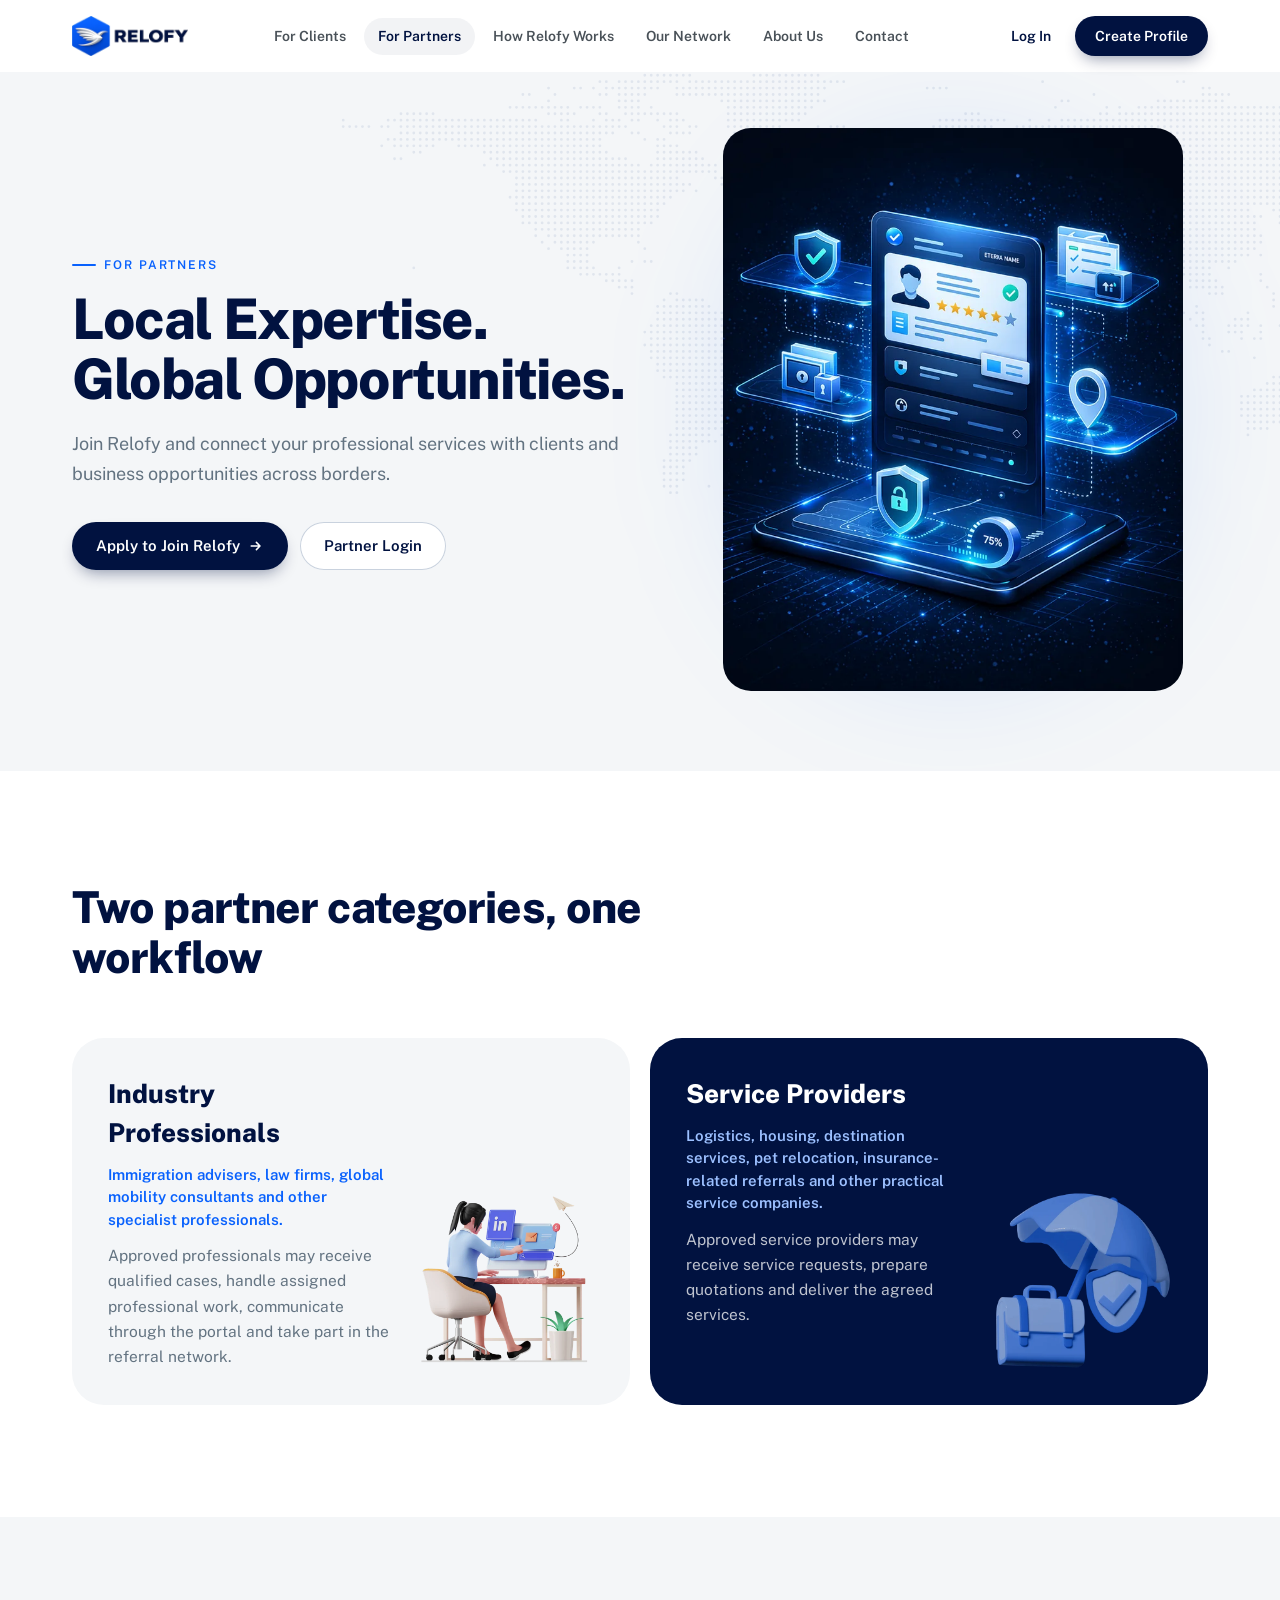
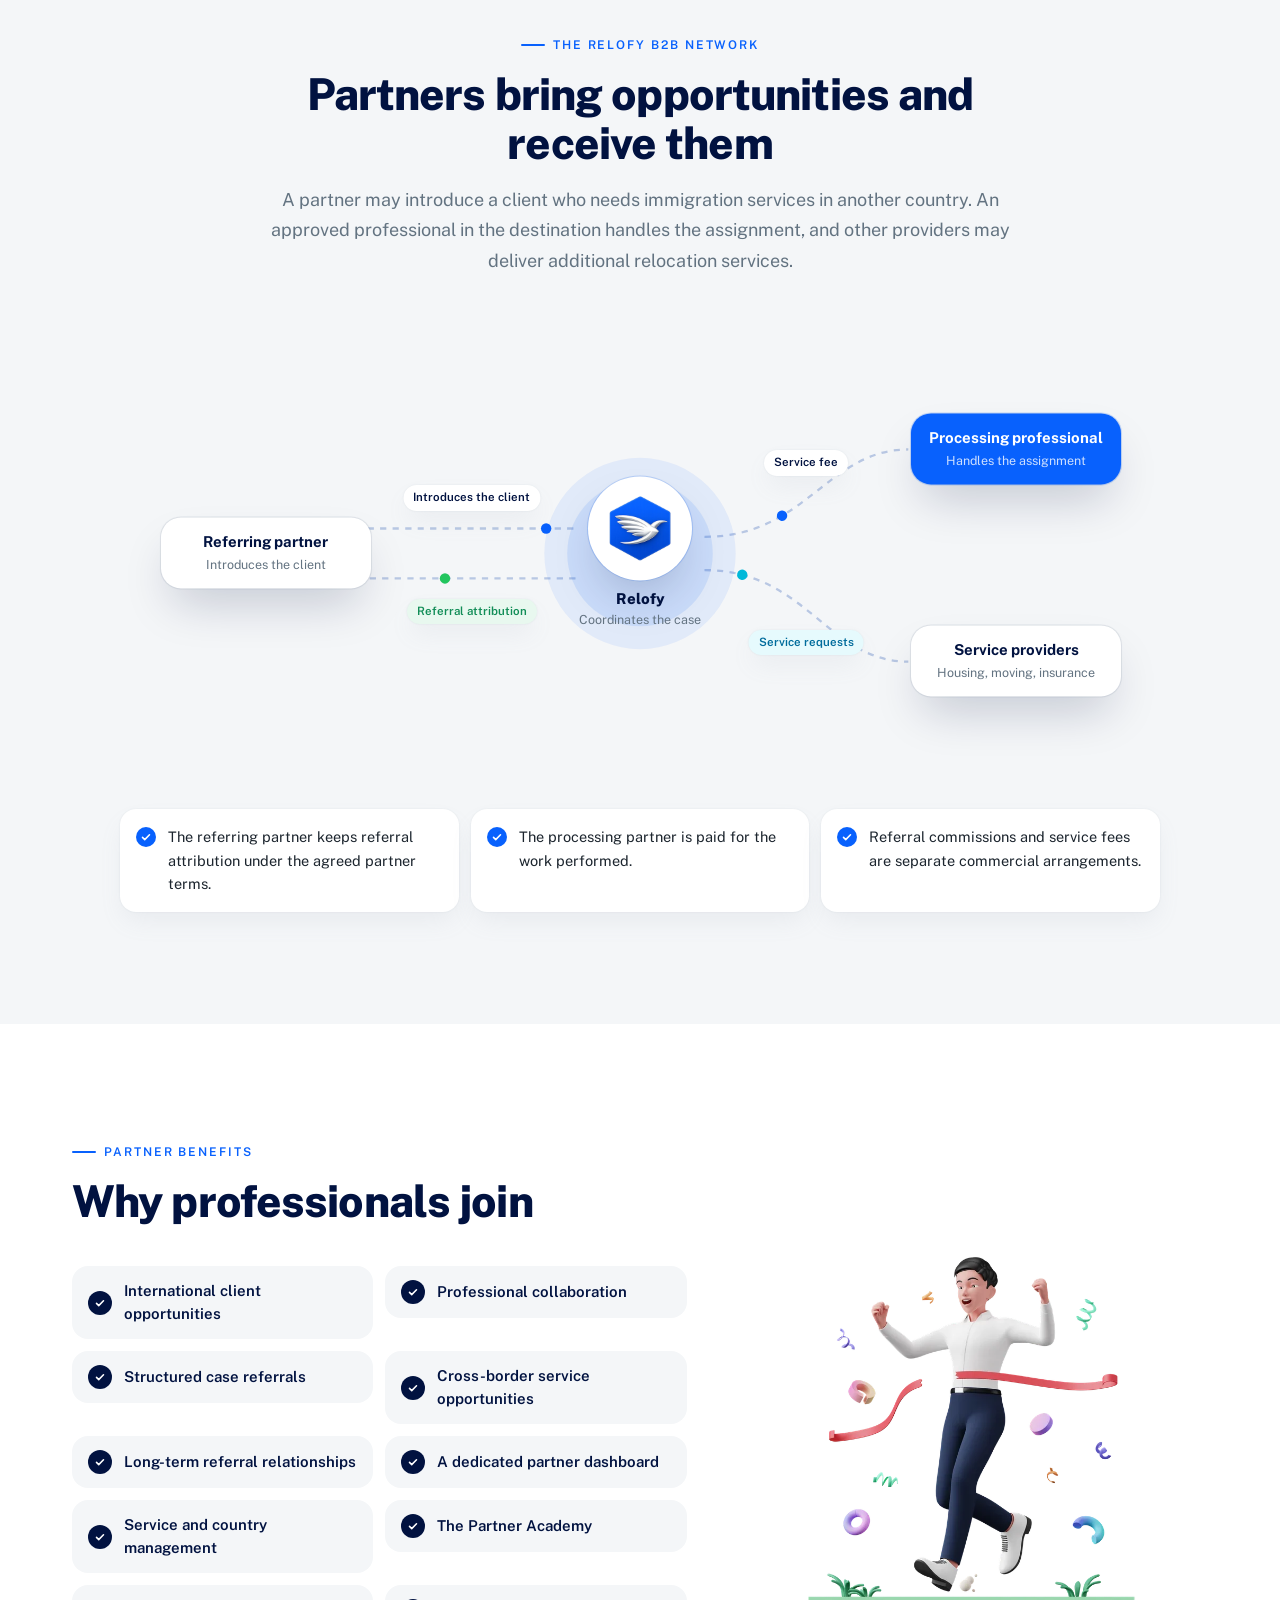
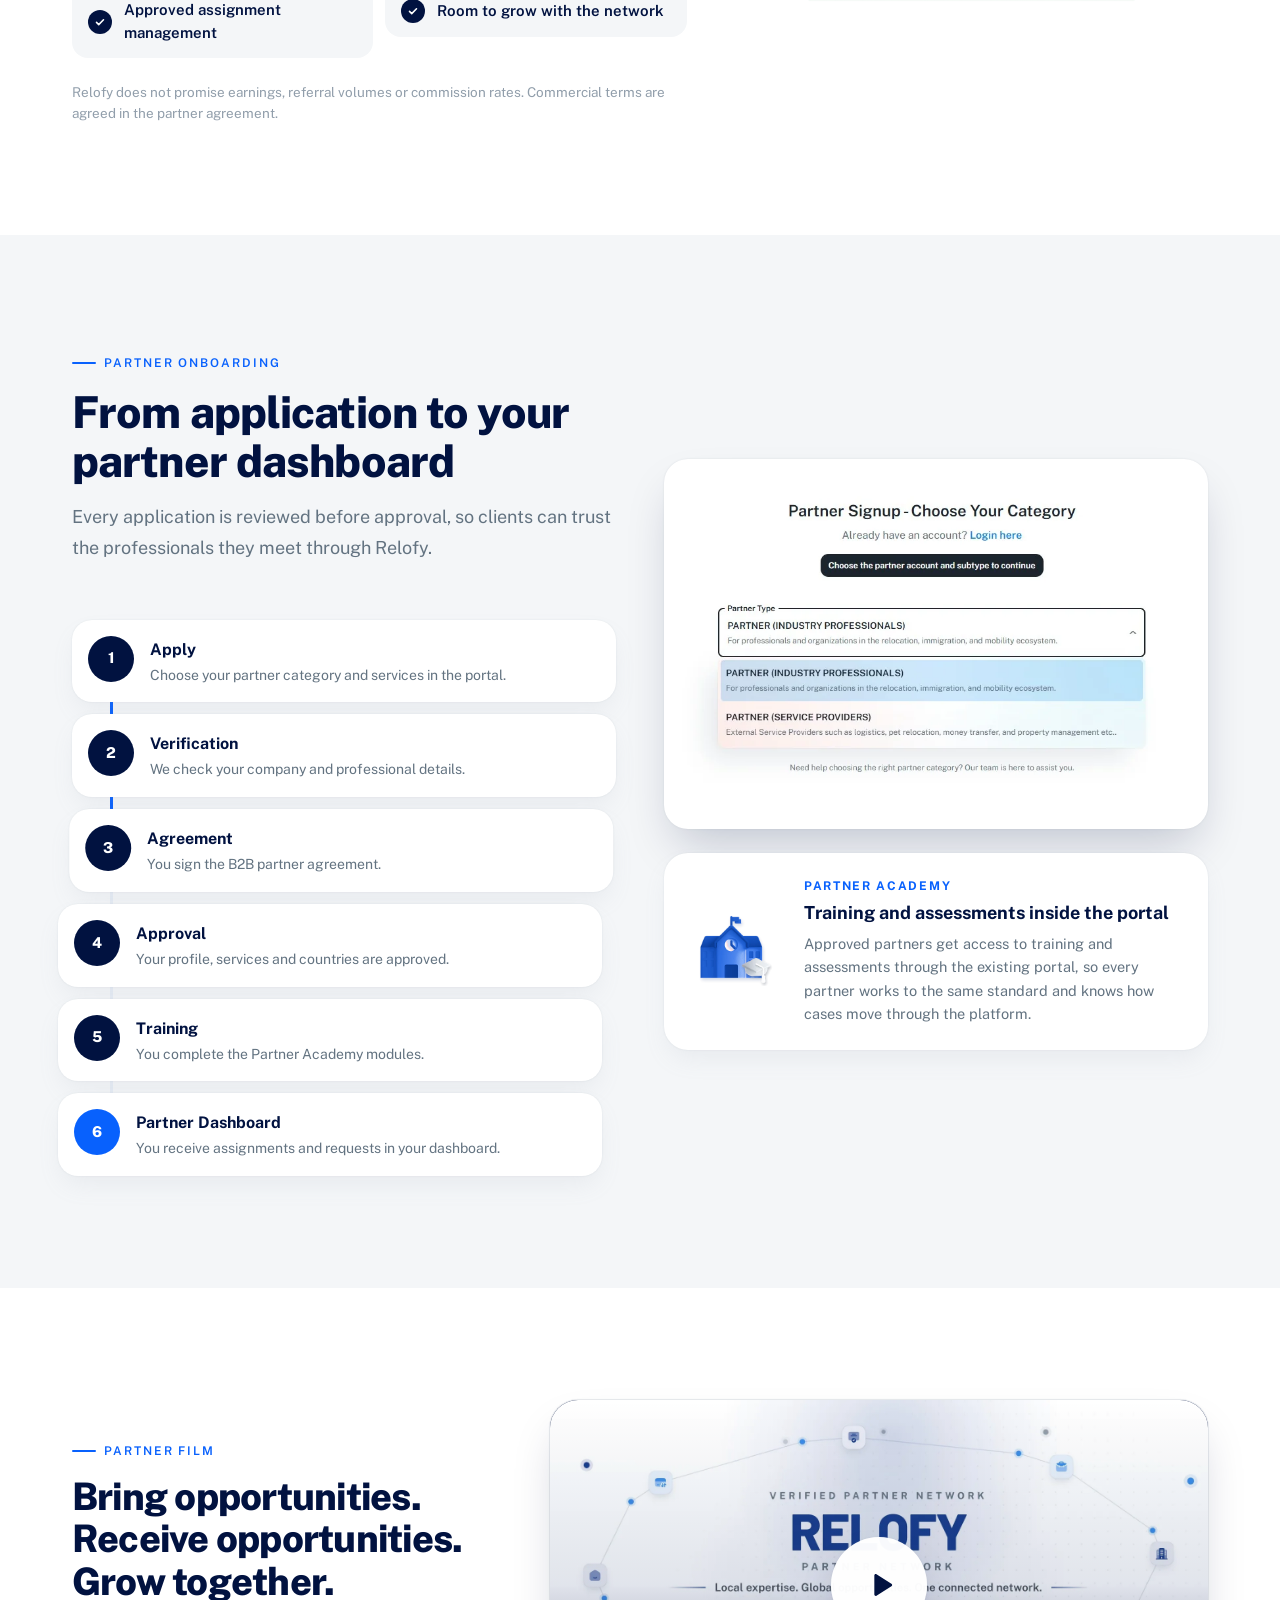
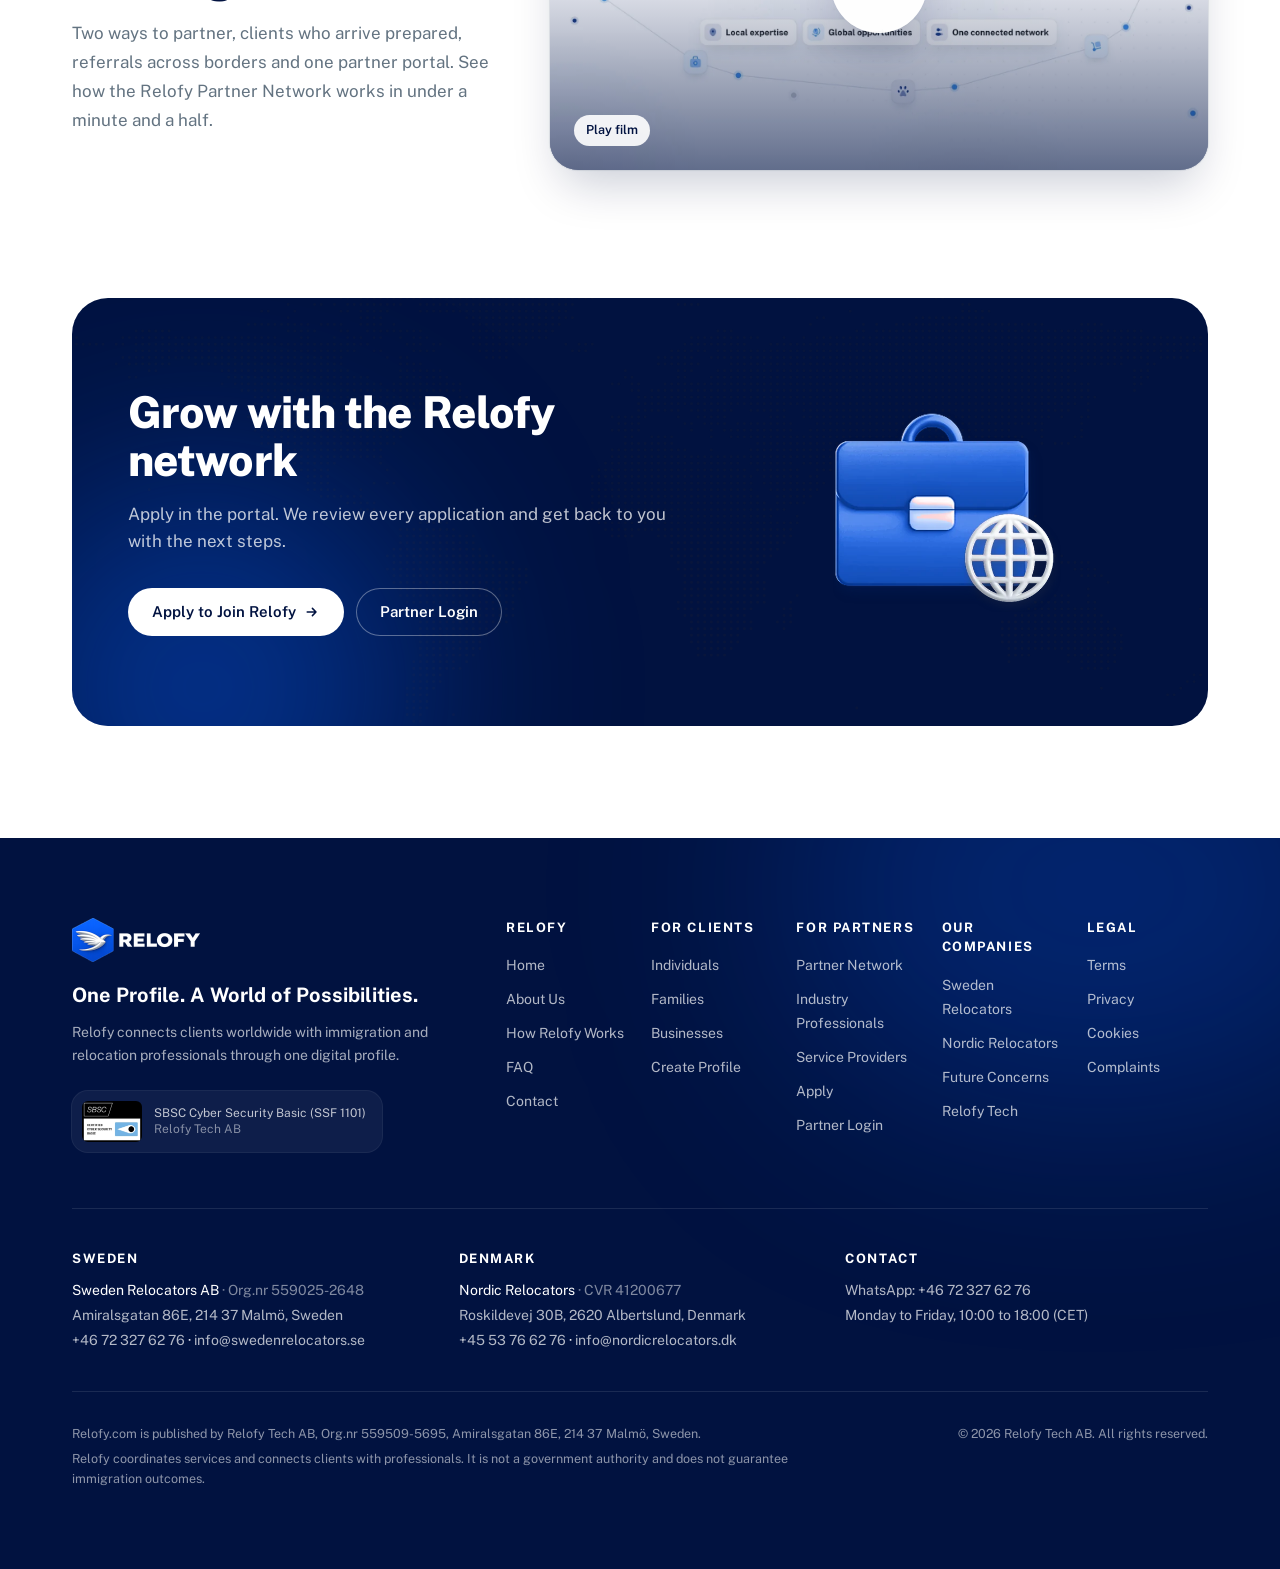
<file: partners/index.html>
<!DOCTYPE html><!--q58rFxs9zzglumJ2LudG5--><html lang="en"><head><meta charSet="utf-8"/><link rel="preconnect" href="/" crossorigin=""/><meta name="viewport" content="width=device-width, initial-scale=1"/><link rel="preload" as="image" href="/brand/relofy-logo-176.png"/><link rel="preload" href="/maps/world-dots.svg" as="image"/><link rel="preload" as="image" href="/img/partner-portal-visual.webp"/><link rel="preload" as="image" href="/brand/icon-192.png"/><link rel="stylesheet" href="/_next/static/chunks/9854a5b32f59ee44.css" data-precedence="next"/><link rel="preload" as="script" fetchPriority="low" href="/_next/static/chunks/711d597b816a80c1.js"/><script src="/_next/static/chunks/236f7e5abd6f09ff.js" async=""></script><script src="/_next/static/chunks/d4b4a1ad90e2acdb.js" async=""></script><script src="/_next/static/chunks/24de5c848020e663.js" async=""></script><script src="/_next/static/chunks/turbopack-821b88e02b98bb36.js" async=""></script><script src="/_next/static/chunks/4cf11cb0bfa9869b.js" async=""></script><script src="/_next/static/chunks/ff1a16fafef87110.js" async=""></script><script src="/_next/static/chunks/7340adf74ff47ec0.js" async=""></script><script src="/_next/static/chunks/2e78a6d71878ada9.js" async=""></script><script src="/_next/static/chunks/a492cba4ea49b337.js" async=""></script><meta name="next-size-adjust" content=""/><meta name="theme-color" content="#011240"/><title>For Partners: Join the Relofy Partner Network · Relofy</title><meta name="description" content="Immigration professionals and relocation service providers: join the Relofy network, receive structured referrals, collaborate across borders and grow through one portal."/><meta name="application-name" content="Relofy"/><link rel="manifest" href="/site.webmanifest"/><meta name="robots" content="index, follow"/><meta name="googlebot" content="index, follow, max-image-preview:large, max-snippet:-1"/><link rel="canonical" href="https://relofy.com/partners/"/><meta property="og:title" content="For Partners: Join the Relofy Partner Network"/><meta property="og:description" content="Immigration professionals and relocation service providers: join the Relofy network, receive structured referrals, collaborate across borders and grow through one portal."/><meta property="og:url" content="https://relofy.com/partners/"/><meta property="og:site_name" content="Relofy"/><meta property="og:image" content="https://relofy.com/og/relofy-og.png"/><meta property="og:image:width" content="1200"/><meta property="og:image:height" content="630"/><meta property="og:type" content="website"/><meta name="twitter:card" content="summary_large_image"/><meta name="twitter:title" content="For Partners: Join the Relofy Partner Network"/><meta name="twitter:description" content="Immigration professionals and relocation service providers: join the Relofy network, receive structured referrals, collaborate across borders and grow through one portal."/><meta name="twitter:image" content="https://relofy.com/og/relofy-og.png"/><link rel="icon" href="/favicon.ico" sizes="48x48"/><link rel="icon" href="/brand/icon-192.png" sizes="192x192" type="image/png"/><link rel="apple-touch-icon" href="/apple-touch-icon.png"/><script type="application/ld+json">[{"@context":"https://schema.org","@type":"Organization","@id":"https://relofy.com/#organization","name":"Relofy","legalName":"Relofy Tech AB","url":"https://relofy.com","logo":"https://relofy.com/brand/relofy-logo-352.png","slogan":"One Profile. A World of Possibilities.","description":"Relofy connects individuals, families, companies and professional partners through one digital profile for immigration, relocation and global mobility services.","identifier":{"@type":"PropertyValue","propertyID":"Organisationsnummer","value":"559509-5695"},"address":{"@type":"PostalAddress","streetAddress":"Amiralsgatan 86E","postalCode":"214 37","addressLocality":"Malmö","addressCountry":"SE"},"hasCredential":{"@type":"EducationalOccupationalCredential","name":"SBSC Cyber Security Basic (SSF 1101)","recognizedBy":{"@type":"Organization","name":"SBSC"}},"sameAs":["https://relofy.tech"],"subOrganization":[{"@type":"Organization","name":"Sweden Relocators AB","url":"https://swedenrelocators.se"},{"@type":"Organization","name":"Nordic Relocators","url":"https://nordicrelocators.dk"}],"contactPoint":[{"@type":"ContactPoint","contactType":"customer service","telephone":"+46723276276","email":"info@swedenrelocators.se","areaServed":"SE","availableLanguage":["English","Swedish","Urdu","Arabic"]},{"@type":"ContactPoint","contactType":"customer service","telephone":"+4553766276","email":"info@nordicrelocators.dk","areaServed":"DK","availableLanguage":["English","Danish"]}]},{"@context":"https://schema.org","@type":"WebSite","@id":"https://relofy.com/#website","url":"https://relofy.com","name":"Relofy","publisher":{"@id":"https://relofy.com/#organization"},"inLanguage":"en"}]</script><script src="/_next/static/chunks/a6dad97d9634a72d.js" noModule=""></script></head><body class="min-h-dvh bg-white"><div hidden=""><!--$--><!--/$--></div><header class="sticky top-0 z-50 transition-all duration-300 bg-white/0"><a href="#main" class="sr-only focus:not-sr-only focus:absolute focus:left-4 focus:top-3 focus:z-[60] focus:rounded-full focus:bg-navy focus:px-4 focus:py-2 focus:text-white">Skip to content</a><div class="mx-auto flex h-[72px] w-full max-w-[1200px] items-center justify-between gap-6 px-5 sm:px-8"><a class="flex shrink-0 items-center" aria-label="Relofy home" href="/"><img alt="Relofy" width="128" height="44" decoding="async" data-nimg="1" class="h-9 w-auto sm:h-10" style="color:transparent" src="/brand/relofy-logo-176.png"/></a><nav aria-label="Main" class="hidden items-center gap-1 xl:flex"><a class="rounded-full px-3.5 py-2 text-[14px] font-semibold transition-colors text-ink/80 hover:text-navy" href="/clients/">For Clients</a><a aria-current="page" class="rounded-full px-3.5 py-2 text-[14px] font-semibold transition-colors bg-[rgba(145,158,171,0.12)] text-navy" href="/partners/">For Partners</a><a class="rounded-full px-3.5 py-2 text-[14px] font-semibold transition-colors text-ink/80 hover:text-navy" href="/how-it-works/">How Relofy Works</a><a class="rounded-full px-3.5 py-2 text-[14px] font-semibold transition-colors text-ink/80 hover:text-navy" href="/network/">Our Network</a><a class="rounded-full px-3.5 py-2 text-[14px] font-semibold transition-colors text-ink/80 hover:text-navy" href="/about/">About Us</a><a class="rounded-full px-3.5 py-2 text-[14px] font-semibold transition-colors text-ink/80 hover:text-navy" href="/contact/">Contact</a></nav><div class="hidden items-center gap-2 xl:flex"><a href="https://portal.nordicrelocators.com/signin/" rel="noopener" class="rounded-full px-4 py-2 text-[14px] font-semibold text-navy hover:bg-[rgba(145,158,171,0.12)]">Log In</a><a href="https://portal.nordicrelocators.com/signup/?role=individual" rel="noopener" class="inline-flex h-10 items-center rounded-full bg-navy px-5 text-[14px] font-semibold text-white shadow-[0_8px_16px_-6px_rgba(1,18,64,0.45)] transition-colors hover:bg-navy-800">Create Profile</a></div><button type="button" aria-expanded="false" aria-controls="mobile-menu" aria-label="Open menu" class="relative flex h-11 w-11 items-center justify-center rounded-full text-navy hover:bg-[rgba(145,158,171,0.12)] xl:hidden"><span class="absolute h-[2px] w-5 rounded-full bg-current transition-all duration-300 -translate-y-[6px]"></span><span class="absolute h-[2px] w-5 rounded-full bg-current transition-all duration-300 "></span><span class="absolute h-[2px] w-5 rounded-full bg-current transition-all duration-300 translate-y-[6px]"></span></button></div><div id="mobile-menu" hidden="" class="h-[calc(100dvh-72px)] overflow-y-auto border-t border-line bg-white xl:hidden"><nav aria-label="Mobile" class="mx-auto flex max-w-[1200px] flex-col px-5 py-6 sm:px-8"><a class="border-b border-line py-4 text-[20px] font-bold text-navy" href="/">Home</a><a class="border-b border-line py-4 text-[20px] font-bold text-navy" href="/clients/">For Clients</a><a aria-current="page" class="border-b border-line py-4 text-[20px] font-bold text-blue" href="/partners/">For Partners</a><a class="border-b border-line py-4 text-[20px] font-bold text-navy" href="/how-it-works/">How Relofy Works</a><a class="border-b border-line py-4 text-[20px] font-bold text-navy" href="/network/">Our Network</a><a class="border-b border-line py-4 text-[20px] font-bold text-navy" href="/about/">About Us</a><a class="border-b border-line py-4 text-[20px] font-bold text-navy" href="/contact/">Contact</a><a class="border-b border-line py-4 text-[20px] font-bold text-navy" href="/faq/">FAQ</a><div class="mt-8 grid gap-3"><a href="https://portal.nordicrelocators.com/signup/?role=individual" rel="noopener" class="flex h-12 items-center justify-center rounded-full bg-navy text-[15px] font-semibold text-white">Create Profile</a><a href="https://portal.nordicrelocators.com/signin/" rel="noopener" class="flex h-12 items-center justify-center rounded-full text-[15px] font-semibold text-navy ring-1 ring-inset ring-[#c9d2de]">Log In</a></div></nav></div></header><main id="main"><section class="relative overflow-hidden bg-surface pb-16 pt-10 sm:pb-20 sm:pt-14"><img src="/maps/world-dots.svg" alt="" aria-hidden="true" class="pointer-events-none absolute -right-40 top-0 w-[1100px] max-w-none opacity-40"/><div class="mx-auto w-full max-w-[1200px] px-5 sm:px-8 relative"><div class="grid items-center gap-10 lg:grid-cols-[1.15fr_1fr]"><div class=""><p class="mb-4 inline-flex items-center gap-2 text-[12px] font-semibold uppercase tracking-[0.16em] text-blue"><span aria-hidden="true" class="h-[2px] w-6 rounded-full bg-blue"></span>For partners</p><h1 class="text-[36px] font-extrabold leading-[1.06] tracking-[-0.025em] text-navy sm:text-[48px] lg:text-[56px]">Local Expertise. Global Opportunities.</h1><p class="text-[17px] leading-[1.7] sm:text-[18px] text-muted mt-5 max-w-2xl">Join Relofy and connect your professional services with clients and business opportunities across borders.</p><div class="mt-8 flex flex-wrap gap-3"><a href="https://portal.nordicrelocators.com/partner-signup/" class="group inline-flex h-12 items-center justify-center gap-2 rounded-full px-6 text-[15px] font-semibold leading-[1.71429] transition-all duration-200 bg-navy text-white hover:bg-navy-800 shadow-[0_8px_16px_-6px_rgba(1,18,64,0.45)] " rel="noopener">Apply to Join Relofy<svg viewBox="0 0 20 20" fill="none" aria-hidden="true" class="h-4 w-4 transition-transform duration-200 group-hover:translate-x-0.5"><path d="M4 10h11m0 0-4.5-4.5M15 10l-4.5 4.5" stroke="currentColor" stroke-width="1.9" stroke-linecap="round" stroke-linejoin="round"></path></svg><span class="sr-only"> (<!-- -->opens the Relofy portal<!-- -->)</span></a><a href="https://portal.nordicrelocators.com/signin/" class="group inline-flex h-12 items-center justify-center gap-2 rounded-full px-6 text-[15px] font-semibold leading-[1.71429] transition-all duration-200 bg-white text-navy ring-1 ring-inset ring-[#c9d2de] hover:ring-navy " rel="noopener">Partner Login</a></div></div><div class="relative mx-auto w-full max-w-[460px]"><div aria-hidden="true" class="absolute inset-8 rounded-full bg-blue/15 blur-[70px]"></div><img alt="The partner dashboard in the Relofy portal, shown as an illustration." width="720" height="720" decoding="async" data-nimg="1" class="relative h-auto w-full rounded-[28px]" style="color:transparent" src="/img/partner-portal-visual.webp"/></div></div></div></section><section class="bg-white py-20 sm:py-24 lg:py-28 "><div class="mx-auto w-full max-w-[1200px] px-5 sm:px-8 "><div class="mb-12 max-w-3xl sm:mb-14 "><h2 class="text-[30px] font-extrabold leading-[1.12] tracking-[-0.02em] sm:text-[38px] lg:text-[44px] text-navy ">Two partner categories, one workflow</h2></div><div class="grid gap-5 lg:grid-cols-2"><div class="" style="opacity:0;transform:translateY(22px)"><article id="professionals" class="grid h-full gap-6 rounded-[32px] p-7 sm:grid-cols-[1fr_180px] sm:p-9 bg-surface"><div><h3 class="text-[26px] font-extrabold text-navy">Industry Professionals</h3><p class="mt-3 text-[15px] font-semibold text-blue">Immigration advisers, law firms, global mobility consultants and other specialist professionals.</p><p class="mt-3 text-[15.5px] leading-relaxed text-muted">Approved professionals may receive qualified cases, handle assigned professional work, communicate through the portal and take part in the referral network.</p></div><img alt="" loading="lazy" width="360" height="360" decoding="async" data-nimg="1" class="mx-auto h-auto w-[160px] self-end sm:w-full" style="color:transparent" src="/img/people-professional.webp"/></article></div><div class="" style="opacity:0;transform:translateY(22px)"><article id="providers" class="grid h-full gap-6 rounded-[32px] p-7 sm:grid-cols-[1fr_180px] sm:p-9 bg-navy text-white"><div><h3 class="text-[26px] font-extrabold text-white">Service Providers</h3><p class="mt-3 text-[15px] font-semibold text-[#9cc0ff]">Logistics, housing, destination services, pet relocation, insurance-related referrals and other practical service companies.</p><p class="mt-3 text-[15.5px] leading-relaxed text-white/75">Approved service providers may receive service requests, prepare quotations and deliver the agreed services.</p></div><img alt="" loading="lazy" width="360" height="360" decoding="async" data-nimg="1" class="mx-auto h-auto w-[160px] self-end sm:w-full" style="color:transparent" src="/img/insurance-3d.webp"/></article></div></div></div></section><section class="bg-surface py-20 sm:py-24 lg:py-28 "><div class="mx-auto w-full max-w-[1200px] px-5 sm:px-8 "><div class="mb-12 max-w-3xl sm:mb-14 mx-auto text-center"><p class="mb-4 inline-flex items-center gap-2 text-[12px] font-semibold uppercase tracking-[0.16em] text-blue"><span aria-hidden="true" class="h-[2px] w-6 rounded-full bg-blue"></span>The Relofy B2B network</p><h2 class="text-[30px] font-extrabold leading-[1.12] tracking-[-0.02em] sm:text-[38px] lg:text-[44px] text-navy ">Partners bring opportunities and receive them</h2><p class="text-[17px] leading-[1.7] sm:text-[18px] text-muted mt-4 mx-auto">A partner may introduce a client who needs immigration services in another country. An approved professional in the destination handles the assignment, and other providers may deliver additional relocation services.</p></div><div class="relative mx-auto hidden aspect-[1000/420] w-full max-w-[1040px] md:block"><svg viewBox="0 0 1000 420" class="absolute inset-0 h-full w-full" aria-hidden="true"><path d="M238 188 C 320 188, 360 188, 438 188" stroke="#b8c7e3" stroke-width="2.2" fill="none" class="dash-flow"></path><path d="M438 236 C 360 236, 320 236, 238 236" stroke="#b8c7e3" stroke-width="2.2" fill="none" class="dash-flow"></path><path d="M562 196 C 660 196, 680 112, 758 112" stroke="#b8c7e3" stroke-width="2.2" fill="none" class="dash-flow"></path><path d="M562 228 C 660 228, 680 316, 758 316" stroke="#b8c7e3" stroke-width="2.2" fill="none" class="dash-flow"></path><circle r="5" fill="#0861fd"><animateMotion dur="2.6s" begin="0s" repeatCount="indefinite" path="M238 188 C 320 188, 360 188, 438 188" rotate="auto"></animateMotion></circle><circle r="5" fill="#0861fd"><animateMotion dur="2.6s" begin="1.3s" repeatCount="indefinite" path="M562 196 C 660 196, 680 112, 758 112" rotate="auto"></animateMotion></circle><circle r="5" fill="#00b8d9"><animateMotion dur="2.6s" begin="1.8s" repeatCount="indefinite" path="M562 228 C 660 228, 680 316, 758 316" rotate="auto"></animateMotion></circle><circle r="5" fill="#22c55e"><animateMotion dur="2.6s" begin="0.6s" repeatCount="indefinite" path="M438 236 C 360 236, 320 236, 238 236" rotate="auto"></animateMotion></circle><circle cx="500" cy="212" r="92" fill="#0861fd" opacity="0.08"></circle><circle cx="500" cy="212" r="70" fill="#0861fd" opacity="0.1"></circle></svg><span class="absolute -translate-x-1/2 rounded-full bg-white px-2.5 py-1 text-[11.5px] font-semibold text-navy shadow-card" style="left:33.8%;top:35%">Introduces the client</span><span class="absolute -translate-x-1/2 rounded-full bg-[#e8f8ef] px-2.5 py-1 text-[11.5px] font-semibold text-[#118d57] shadow-card" style="left:33.8%;top:61%">Referral attribution</span><span class="absolute -translate-x-1/2 rounded-full bg-white px-2.5 py-1 text-[11.5px] font-semibold text-navy shadow-card" style="left:66%;top:27%">Service fee</span><span class="absolute -translate-x-1/2 rounded-full bg-[#e6fafd] px-2.5 py-1 text-[11.5px] font-semibold text-[#006c9c] shadow-card" style="left:66%;top:68%">Service requests</span><div class="absolute w-[210px] -translate-x-1/2 -translate-y-1/2" style="left:14.000000000000002%;top:50.476190476190474%"><div class="rounded-[20px] px-4 py-3.5 text-center shadow-float ring-1 bg-white text-navy ring-[rgba(145,158,171,0.16)]"><p class="text-[15px] font-bold">Referring partner</p><p class="mt-0.5 text-[12.5px] text-muted">Introduces the client</p></div></div><div class="absolute -translate-x-1/2 -translate-y-1/2 text-center" style="left:50%;top:50.476190476190474%"><div class="mx-auto flex h-[104px] w-[104px] items-center justify-center rounded-full bg-white shadow-float ring-1 ring-[rgba(8,97,253,0.18)]"><img src="/brand/icon-192.png" alt="" width="64" height="64" class="h-16 w-16"/></div><p class="mt-2 text-[15px] font-extrabold text-navy">Relofy</p><p class="text-[12.5px] text-muted">Coordinates the case</p></div><div class="absolute w-[210px] -translate-x-1/2 -translate-y-1/2" style="left:86.2%;top:26.666666666666668%"><div class="rounded-[20px] px-4 py-3.5 text-center shadow-float ring-1 bg-blue text-white ring-blue/20"><p class="text-[15px] font-bold">Processing professional</p><p class="mt-0.5 text-[12.5px] text-white/80">Handles the assignment</p></div></div><div class="absolute w-[210px] -translate-x-1/2 -translate-y-1/2" style="left:86.2%;top:75.23809523809524%"><div class="rounded-[20px] px-4 py-3.5 text-center shadow-float ring-1 bg-white text-navy ring-[rgba(145,158,171,0.16)]"><p class="text-[15px] font-bold">Service providers</p><p class="mt-0.5 text-[12.5px] text-muted">Housing, moving, insurance</p></div></div></div><ol class="space-y-3 md:hidden"><li class="rounded-[20px] p-4 shadow-card bg-white"><p class="text-[16px] font-bold text-navy">Referring partner</p><p class="text-[13.5px] text-muted">Introduces the client</p><p class="mt-2 inline-flex rounded-full bg-blue-50 px-2.5 py-1 text-[12px] font-semibold text-blue">Referral attribution</p></li><li class="rounded-[20px] p-4 shadow-card bg-navy text-white"><p class="text-[16px] font-bold text-white">Relofy</p><p class="text-[13.5px] text-white/75">Coordinates the case</p></li><li class="rounded-[20px] p-4 shadow-card bg-white"><p class="text-[16px] font-bold text-navy">Processing professional</p><p class="text-[13.5px] text-muted">Handles the assignment</p><p class="mt-2 inline-flex rounded-full bg-blue-50 px-2.5 py-1 text-[12px] font-semibold text-blue">Service fee</p></li><li class="rounded-[20px] p-4 shadow-card bg-white"><p class="text-[16px] font-bold text-navy">Service providers</p><p class="text-[13.5px] text-muted">Housing, moving, insurance</p><p class="mt-2 inline-flex rounded-full bg-blue-50 px-2.5 py-1 text-[12px] font-semibold text-blue">Service requests</p></li></ol><ul class="mx-auto mt-10 grid max-w-[1040px] gap-3 md:grid-cols-3"><li class="flex gap-3 rounded-2xl bg-white p-4 text-[14.5px] leading-relaxed text-ink shadow-card"><span class="mt-0.5 flex h-5 w-5 shrink-0 items-center justify-center rounded-full bg-blue text-white"><svg viewBox="0 0 20 20" fill="none" aria-hidden="true" class="h-3.5 w-3.5"><path d="m5 10.5 3.2 3.2L15 6.8" stroke="currentColor" stroke-width="2.2" stroke-linecap="round" stroke-linejoin="round"></path></svg></span>The referring partner keeps referral attribution under the agreed partner terms.</li><li class="flex gap-3 rounded-2xl bg-white p-4 text-[14.5px] leading-relaxed text-ink shadow-card"><span class="mt-0.5 flex h-5 w-5 shrink-0 items-center justify-center rounded-full bg-blue text-white"><svg viewBox="0 0 20 20" fill="none" aria-hidden="true" class="h-3.5 w-3.5"><path d="m5 10.5 3.2 3.2L15 6.8" stroke="currentColor" stroke-width="2.2" stroke-linecap="round" stroke-linejoin="round"></path></svg></span>The processing partner is paid for the work performed.</li><li class="flex gap-3 rounded-2xl bg-white p-4 text-[14.5px] leading-relaxed text-ink shadow-card"><span class="mt-0.5 flex h-5 w-5 shrink-0 items-center justify-center rounded-full bg-blue text-white"><svg viewBox="0 0 20 20" fill="none" aria-hidden="true" class="h-3.5 w-3.5"><path d="m5 10.5 3.2 3.2L15 6.8" stroke="currentColor" stroke-width="2.2" stroke-linecap="round" stroke-linejoin="round"></path></svg></span>Referral commissions and service fees are separate commercial arrangements.</li></ul></div></section><section class="bg-white py-20 sm:py-24 lg:py-28 "><div class="mx-auto w-full max-w-[1200px] px-5 sm:px-8 "><div class="grid items-center gap-12 lg:grid-cols-[1.3fr_1fr]"><div><div class="mb-12 max-w-3xl sm:mb-14 "><p class="mb-4 inline-flex items-center gap-2 text-[12px] font-semibold uppercase tracking-[0.16em] text-blue"><span aria-hidden="true" class="h-[2px] w-6 rounded-full bg-blue"></span>Partner benefits</p><h2 class="text-[30px] font-extrabold leading-[1.12] tracking-[-0.02em] sm:text-[38px] lg:text-[44px] text-navy ">Why professionals join</h2></div><ul class="-mt-4 grid gap-3 sm:grid-cols-2"><div class="" style="opacity:0;transform:translateY(22px)"><li class="flex items-center gap-3 rounded-2xl bg-surface px-4 py-3.5 text-[15px] font-semibold text-navy"><span class="flex h-6 w-6 shrink-0 items-center justify-center rounded-full bg-navy text-white"><svg viewBox="0 0 20 20" fill="none" aria-hidden="true" class="h-3.5 w-3.5"><path d="m5 10.5 3.2 3.2L15 6.8" stroke="currentColor" stroke-width="2.2" stroke-linecap="round" stroke-linejoin="round"></path></svg></span>International client opportunities</li></div><div class="" style="opacity:0;transform:translateY(22px)"><li class="flex items-center gap-3 rounded-2xl bg-surface px-4 py-3.5 text-[15px] font-semibold text-navy"><span class="flex h-6 w-6 shrink-0 items-center justify-center rounded-full bg-navy text-white"><svg viewBox="0 0 20 20" fill="none" aria-hidden="true" class="h-3.5 w-3.5"><path d="m5 10.5 3.2 3.2L15 6.8" stroke="currentColor" stroke-width="2.2" stroke-linecap="round" stroke-linejoin="round"></path></svg></span>Professional collaboration</li></div><div class="" style="opacity:0;transform:translateY(22px)"><li class="flex items-center gap-3 rounded-2xl bg-surface px-4 py-3.5 text-[15px] font-semibold text-navy"><span class="flex h-6 w-6 shrink-0 items-center justify-center rounded-full bg-navy text-white"><svg viewBox="0 0 20 20" fill="none" aria-hidden="true" class="h-3.5 w-3.5"><path d="m5 10.5 3.2 3.2L15 6.8" stroke="currentColor" stroke-width="2.2" stroke-linecap="round" stroke-linejoin="round"></path></svg></span>Structured case referrals</li></div><div class="" style="opacity:0;transform:translateY(22px)"><li class="flex items-center gap-3 rounded-2xl bg-surface px-4 py-3.5 text-[15px] font-semibold text-navy"><span class="flex h-6 w-6 shrink-0 items-center justify-center rounded-full bg-navy text-white"><svg viewBox="0 0 20 20" fill="none" aria-hidden="true" class="h-3.5 w-3.5"><path d="m5 10.5 3.2 3.2L15 6.8" stroke="currentColor" stroke-width="2.2" stroke-linecap="round" stroke-linejoin="round"></path></svg></span>Cross-border service opportunities</li></div><div class="" style="opacity:0;transform:translateY(22px)"><li class="flex items-center gap-3 rounded-2xl bg-surface px-4 py-3.5 text-[15px] font-semibold text-navy"><span class="flex h-6 w-6 shrink-0 items-center justify-center rounded-full bg-navy text-white"><svg viewBox="0 0 20 20" fill="none" aria-hidden="true" class="h-3.5 w-3.5"><path d="m5 10.5 3.2 3.2L15 6.8" stroke="currentColor" stroke-width="2.2" stroke-linecap="round" stroke-linejoin="round"></path></svg></span>Long-term referral relationships</li></div><div class="" style="opacity:0;transform:translateY(22px)"><li class="flex items-center gap-3 rounded-2xl bg-surface px-4 py-3.5 text-[15px] font-semibold text-navy"><span class="flex h-6 w-6 shrink-0 items-center justify-center rounded-full bg-navy text-white"><svg viewBox="0 0 20 20" fill="none" aria-hidden="true" class="h-3.5 w-3.5"><path d="m5 10.5 3.2 3.2L15 6.8" stroke="currentColor" stroke-width="2.2" stroke-linecap="round" stroke-linejoin="round"></path></svg></span>A dedicated partner dashboard</li></div><div class="" style="opacity:0;transform:translateY(22px)"><li class="flex items-center gap-3 rounded-2xl bg-surface px-4 py-3.5 text-[15px] font-semibold text-navy"><span class="flex h-6 w-6 shrink-0 items-center justify-center rounded-full bg-navy text-white"><svg viewBox="0 0 20 20" fill="none" aria-hidden="true" class="h-3.5 w-3.5"><path d="m5 10.5 3.2 3.2L15 6.8" stroke="currentColor" stroke-width="2.2" stroke-linecap="round" stroke-linejoin="round"></path></svg></span>Service and country management</li></div><div class="" style="opacity:0;transform:translateY(22px)"><li class="flex items-center gap-3 rounded-2xl bg-surface px-4 py-3.5 text-[15px] font-semibold text-navy"><span class="flex h-6 w-6 shrink-0 items-center justify-center rounded-full bg-navy text-white"><svg viewBox="0 0 20 20" fill="none" aria-hidden="true" class="h-3.5 w-3.5"><path d="m5 10.5 3.2 3.2L15 6.8" stroke="currentColor" stroke-width="2.2" stroke-linecap="round" stroke-linejoin="round"></path></svg></span>The Partner Academy</li></div><div class="" style="opacity:0;transform:translateY(22px)"><li class="flex items-center gap-3 rounded-2xl bg-surface px-4 py-3.5 text-[15px] font-semibold text-navy"><span class="flex h-6 w-6 shrink-0 items-center justify-center rounded-full bg-navy text-white"><svg viewBox="0 0 20 20" fill="none" aria-hidden="true" class="h-3.5 w-3.5"><path d="m5 10.5 3.2 3.2L15 6.8" stroke="currentColor" stroke-width="2.2" stroke-linecap="round" stroke-linejoin="round"></path></svg></span>Approved assignment management</li></div><div class="" style="opacity:0;transform:translateY(22px)"><li class="flex items-center gap-3 rounded-2xl bg-surface px-4 py-3.5 text-[15px] font-semibold text-navy"><span class="flex h-6 w-6 shrink-0 items-center justify-center rounded-full bg-navy text-white"><svg viewBox="0 0 20 20" fill="none" aria-hidden="true" class="h-3.5 w-3.5"><path d="m5 10.5 3.2 3.2L15 6.8" stroke="currentColor" stroke-width="2.2" stroke-linecap="round" stroke-linejoin="round"></path></svg></span>Room to grow with the network</li></div></ul><p class="mt-6 text-[13.5px] text-subtle">Relofy does not promise earnings, referral volumes or commission rates. Commercial terms are agreed in the partner agreement.</p></div><img alt="A professional celebrating a successful collaboration." loading="lazy" width="600" height="600" decoding="async" data-nimg="1" class="mx-auto h-auto w-[260px] lg:w-[360px]" style="color:transparent" src="/img/people-winner.webp"/></div></div></section><section class="bg-surface py-20 sm:py-24 lg:py-28 "><div class="mx-auto w-full max-w-[1200px] px-5 sm:px-8 "><div class="grid gap-12 lg:grid-cols-2"><div><div class="mb-12 max-w-3xl sm:mb-14 "><p class="mb-4 inline-flex items-center gap-2 text-[12px] font-semibold uppercase tracking-[0.16em] text-blue"><span aria-hidden="true" class="h-[2px] w-6 rounded-full bg-blue"></span>Partner onboarding</p><h2 class="text-[30px] font-extrabold leading-[1.12] tracking-[-0.02em] sm:text-[38px] lg:text-[44px] text-navy ">From application to your partner dashboard</h2><p class="text-[17px] leading-[1.7] sm:text-[18px] text-muted mt-4 ">Every application is reviewed before approval, so clients can trust the professionals they meet through Relofy.</p></div><div class="relative"><div aria-hidden="true" class="absolute bottom-6 left-[38px] top-6 w-[3px] rounded-full bg-[#e6ecf5]"><div class="w-full rounded-full bg-blue" style="height:0px"></div></div><ol class="relative space-y-3"><li class="relative flex gap-4 rounded-[20px] bg-white p-4 pr-5 shadow-card" style="opacity:0;transform:translateX(-14px)"><span class="relative z-10 flex h-[46px] w-[46px] shrink-0 items-center justify-center rounded-full text-[15px] font-extrabold bg-navy text-white">1</span><div class="pt-0.5"><p class="text-[16px] font-bold text-navy">Apply</p><p class="mt-0.5 text-[14px] leading-relaxed text-muted">Choose your partner category and services in the portal.</p></div></li><li class="relative flex gap-4 rounded-[20px] bg-white p-4 pr-5 shadow-card" style="opacity:0;transform:translateX(-14px)"><span class="relative z-10 flex h-[46px] w-[46px] shrink-0 items-center justify-center rounded-full text-[15px] font-extrabold bg-navy text-white">2</span><div class="pt-0.5"><p class="text-[16px] font-bold text-navy">Verification</p><p class="mt-0.5 text-[14px] leading-relaxed text-muted">We check your company and professional details.</p></div></li><li class="relative flex gap-4 rounded-[20px] bg-white p-4 pr-5 shadow-card" style="opacity:0;transform:translateX(-14px)"><span class="relative z-10 flex h-[46px] w-[46px] shrink-0 items-center justify-center rounded-full text-[15px] font-extrabold bg-navy text-white">3</span><div class="pt-0.5"><p class="text-[16px] font-bold text-navy">Agreement</p><p class="mt-0.5 text-[14px] leading-relaxed text-muted">You sign the B2B partner agreement.</p></div></li><li class="relative flex gap-4 rounded-[20px] bg-white p-4 pr-5 shadow-card" style="opacity:0;transform:translateX(-14px)"><span class="relative z-10 flex h-[46px] w-[46px] shrink-0 items-center justify-center rounded-full text-[15px] font-extrabold bg-navy text-white">4</span><div class="pt-0.5"><p class="text-[16px] font-bold text-navy">Approval</p><p class="mt-0.5 text-[14px] leading-relaxed text-muted">Your profile, services and countries are approved.</p></div></li><li class="relative flex gap-4 rounded-[20px] bg-white p-4 pr-5 shadow-card" style="opacity:0;transform:translateX(-14px)"><span class="relative z-10 flex h-[46px] w-[46px] shrink-0 items-center justify-center rounded-full text-[15px] font-extrabold bg-navy text-white">5</span><div class="pt-0.5"><p class="text-[16px] font-bold text-navy">Training</p><p class="mt-0.5 text-[14px] leading-relaxed text-muted">You complete the Partner Academy modules.</p></div></li><li class="relative flex gap-4 rounded-[20px] bg-white p-4 pr-5 shadow-card" style="opacity:0;transform:translateX(-14px)"><span class="relative z-10 flex h-[46px] w-[46px] shrink-0 items-center justify-center rounded-full text-[15px] font-extrabold bg-blue text-white">6</span><div class="pt-0.5"><p class="text-[16px] font-bold text-navy">Partner Dashboard</p><p class="mt-0.5 text-[14px] leading-relaxed text-muted">You receive assignments and requests in your dashboard.</p></div></li></ol></div></div><div class="lg:pt-28"><div class="" style="opacity:0;transform:translateY(22px)"><div class="overflow-hidden rounded-[24px] bg-white p-2 shadow-float"><img alt="The partner sign-up screen in the Relofy portal, where you choose Industry Professional or Service Provider." loading="lazy" width="1200" height="804" decoding="async" data-nimg="1" class="h-auto w-full rounded-[18px]" style="color:transparent" src="/screens/portal-partner-signup.webp"/></div></div><div class="mt-6 flex items-center gap-5 rounded-[24px] bg-white p-6 shadow-card"><img alt="" loading="lazy" width="200" height="200" decoding="async" data-nimg="1" class="h-24 w-auto shrink-0" style="color:transparent" src="/img/school-3d.webp"/><div><p class="text-[12px] font-bold uppercase tracking-[0.14em] text-blue">Partner Academy</p><h3 class="mt-1 text-[18px] font-bold text-navy">Training and assessments inside the portal</h3><p class="mt-1.5 text-[14.5px] leading-relaxed text-muted">Approved partners get access to training and assessments through the existing portal, so every partner works to the same standard and knows how cases move through the platform.</p></div></div></div></div></div></section><section class="bg-white py-20 sm:py-24 lg:py-28 "><div class="mx-auto w-full max-w-[1200px] px-5 sm:px-8 "><div class="grid items-center gap-10 lg:grid-cols-[1fr_1.5fr]"><div><p class="mb-4 inline-flex items-center gap-2 text-[12px] font-semibold uppercase tracking-[0.16em] text-blue"><span aria-hidden="true" class="h-[2px] w-6 rounded-full bg-blue"></span>Partner film</p><h2 class="text-[30px] font-extrabold leading-[1.12] tracking-[-0.02em] text-navy sm:text-[38px]">Bring opportunities. Receive opportunities. Grow together.</h2><p class="mt-4 text-[17px] leading-[1.7] text-muted">Two ways to partner, clients who arrive prepared, referrals across borders and one partner portal. See how the Relofy Partner Network works in under a minute and a half.</p></div><div class="" style="opacity:0;transform:translateY(22px)"><figure class="relative"><div class="relative aspect-video overflow-hidden rounded-[28px] bg-navy shadow-float ring-1 ring-[rgba(145,158,171,0.16)]"><button type="button" class="group absolute inset-0 h-full w-full" aria-label="Play film: Bring opportunities. Receive opportunities. Grow together."><img src="/videos/partner-network-poster.webp" alt="" class="h-full w-full object-cover transition-transform duration-700 group-hover:scale-[1.02]" loading="lazy"/><span class="absolute inset-0 bg-gradient-to-t from-navy/60 via-navy/10 to-transparent"></span><span class="absolute left-1/2 top-1/2 flex h-20 w-20 -translate-x-1/2 -translate-y-1/2 items-center justify-center rounded-full bg-white/95 shadow-float transition-transform duration-300 group-hover:scale-105 sm:h-24 sm:w-24"><span class="absolute inset-0 animate-ping rounded-full bg-white/40 [animation-duration:2.4s]"></span><svg viewBox="0 0 24 24" class="relative ml-1 h-8 w-8 text-navy" aria-hidden="true"><path d="M7 4.8v14.4c0 .8.9 1.3 1.6.9l11.2-7.2a1 1 0 0 0 0-1.8L8.6 3.9C7.9 3.5 7 4 7 4.8Z" fill="currentColor"></path></svg></span><span class="absolute bottom-4 left-4 rounded-full bg-white/90 px-3 py-1.5 text-[12.5px] font-semibold text-navy sm:bottom-6 sm:left-6">Play film</span></button></div><script type="application/ld+json">{"@context":"https://schema.org","@type":"VideoObject","name":"Bring opportunities. Receive opportunities. Grow together.","description":"Two ways to partner, clients who arrive prepared, referrals across borders and one partner portal. See how the Relofy Partner Network works in under a minute and a half.","thumbnailUrl":"https://relofy.com/videos/partner-network-poster.webp","contentUrl":"https://relofy.com/videos/partner-network-1080.mp4","uploadDate":"2026-11-08","duration":"PT1M20S","publisher":{"@type":"Organization","name":"Relofy","logo":{"@type":"ImageObject","url":"https://relofy.com/brand/relofy-logo-352.png"}}}</script></figure></div></div></div></section><section class="bg-white pb-24 pt-4 sm:pb-28"><div class="mx-auto w-full max-w-[1200px] px-5 sm:px-8 "><div class="relative overflow-hidden rounded-[36px] bg-navy px-7 py-14 text-white sm:px-14 sm:py-16"><img src="/maps/world-dots.svg" alt="" aria-hidden="true" class="pointer-events-none absolute inset-0 h-full w-full object-cover opacity-[0.12] invert"/><div aria-hidden="true" class="pointer-events-none absolute -left-20 bottom-[-40%] h-[420px] w-[420px] rounded-full bg-blue/40 blur-[110px]"></div><div class="relative grid items-center gap-10 lg:grid-cols-[1.4fr_1fr]"><div><h2 class="text-[32px] font-extrabold leading-[1.1] tracking-[-0.02em] sm:text-[44px]">Grow with the Relofy network</h2><p class="mt-4 max-w-xl text-[17px] leading-relaxed text-white/75">Apply in the portal. We review every application and get back to you with the next steps.</p><div class="mt-8 flex flex-wrap gap-3"><a href="https://portal.nordicrelocators.com/partner-signup/" class="group inline-flex h-12 items-center justify-center gap-2 rounded-full px-6 text-[15px] font-semibold leading-[1.71429] transition-all duration-200 bg-white text-navy hover:bg-blue-50 " rel="noopener">Apply to Join Relofy<svg viewBox="0 0 20 20" fill="none" aria-hidden="true" class="h-4 w-4 transition-transform duration-200 group-hover:translate-x-0.5"><path d="M4 10h11m0 0-4.5-4.5M15 10l-4.5 4.5" stroke="currentColor" stroke-width="1.9" stroke-linecap="round" stroke-linejoin="round"></path></svg></a><a href="https://portal.nordicrelocators.com/signin/" class="group inline-flex h-12 items-center justify-center gap-2 rounded-full px-6 text-[15px] font-semibold leading-[1.71429] transition-all duration-200 text-white ring-1 ring-inset ring-white/35 hover:ring-white " rel="noopener">Partner Login</a></div></div><img alt="" loading="lazy" width="420" height="420" decoding="async" data-nimg="1" class="mx-auto hidden h-auto w-[300px] lg:block" style="color:transparent" src="/img/briefcase-globe-3d.webp"/></div></div></div></section><!--$--><!--/$--></main><footer class="relative overflow-hidden bg-navy text-white"><div aria-hidden="true" class="pointer-events-none absolute -top-40 right-[-10%] h-[420px] w-[620px] rounded-full bg-blue/25 blur-[120px]"></div><div class="mx-auto w-full max-w-[1200px] px-5 sm:px-8 relative py-16 sm:py-20"><div class="grid gap-12 lg:grid-cols-[1.1fr_2fr]"><div><img alt="Relofy" loading="lazy" width="140" height="48" decoding="async" data-nimg="1" class="h-11 w-auto" style="color:transparent" src="/brand/relofy-logo-white-176.png"/><p class="mt-5 text-[20px] font-bold leading-snug">One Profile. A World of Possibilities.</p><p class="mt-3 max-w-sm text-[14px] leading-relaxed text-white/65">Relofy connects clients worldwide with immigration and relocation professionals through one digital profile.</p><a href="/logos/sbsc-certificate-relofy-tech.pdf" class="mt-6 inline-flex items-center gap-3 rounded-2xl bg-white/5 p-2.5 pr-4 ring-1 ring-white/10 transition hover:bg-white/10"><img alt="" loading="lazy" width="60" height="41" decoding="async" data-nimg="1" class="h-[41px] w-auto rounded-md bg-white" style="color:transparent" src="/logos/sbsc-badge.webp"/><span class="text-[12px] leading-snug text-white/75">SBSC Cyber Security Basic (SSF 1101)<br/><span class="text-white/50">Relofy Tech AB</span></span></a></div><div class="grid grid-cols-2 gap-x-6 gap-y-10 sm:grid-cols-3 lg:grid-cols-5"><div><p class="mb-4 text-[13px] font-bold uppercase tracking-[0.12em] text-white">Relofy</p><ul class="space-y-2.5"><li><a class="text-[14px] text-white/70 transition-colors hover:text-white" href="/">Home</a></li><li><a class="text-[14px] text-white/70 transition-colors hover:text-white" href="/about/">About Us</a></li><li><a class="text-[14px] text-white/70 transition-colors hover:text-white" href="/how-it-works/">How Relofy Works</a></li><li><a class="text-[14px] text-white/70 transition-colors hover:text-white" href="/faq/">FAQ</a></li><li><a class="text-[14px] text-white/70 transition-colors hover:text-white" href="/contact/">Contact</a></li></ul></div><div><p class="mb-4 text-[13px] font-bold uppercase tracking-[0.12em] text-white">For Clients</p><ul class="space-y-2.5"><li><a class="text-[14px] text-white/70 transition-colors hover:text-white" href="/clients/#individuals">Individuals</a></li><li><a class="text-[14px] text-white/70 transition-colors hover:text-white" href="/clients/#families">Families</a></li><li><a class="text-[14px] text-white/70 transition-colors hover:text-white" href="/clients/#businesses">Businesses</a></li><li><a href="https://portal.nordicrelocators.com/signup/?role=individual" rel="noopener" class="text-[14px] text-white/70 transition-colors hover:text-white">Create Profile</a></li></ul></div><div><p class="mb-4 text-[13px] font-bold uppercase tracking-[0.12em] text-white">For Partners</p><ul class="space-y-2.5"><li><a class="text-[14px] text-white/70 transition-colors hover:text-white" href="/partners/">Partner Network</a></li><li><a class="text-[14px] text-white/70 transition-colors hover:text-white" href="/partners/#professionals">Industry Professionals</a></li><li><a class="text-[14px] text-white/70 transition-colors hover:text-white" href="/partners/#providers">Service Providers</a></li><li><a href="https://portal.nordicrelocators.com/partner-signup/" rel="noopener" class="text-[14px] text-white/70 transition-colors hover:text-white">Apply</a></li><li><a href="https://portal.nordicrelocators.com/signin/" rel="noopener" class="text-[14px] text-white/70 transition-colors hover:text-white">Partner Login</a></li></ul></div><div><p class="mb-4 text-[13px] font-bold uppercase tracking-[0.12em] text-white">Our Companies</p><ul class="space-y-2.5"><li><a href="https://swedenrelocators.se" rel="noopener" class="text-[14px] text-white/70 transition-colors hover:text-white">Sweden Relocators</a></li><li><a href="https://nordicrelocators.dk" rel="noopener" class="text-[14px] text-white/70 transition-colors hover:text-white">Nordic Relocators</a></li><li><a href="https://futureconcerns.eu" rel="noopener" class="text-[14px] text-white/70 transition-colors hover:text-white">Future Concerns</a></li><li><a href="https://relofy.tech" rel="noopener" class="text-[14px] text-white/70 transition-colors hover:text-white">Relofy Tech</a></li></ul></div><div><p class="mb-4 text-[13px] font-bold uppercase tracking-[0.12em] text-white">Legal</p><ul class="space-y-2.5"><li><a class="text-[14px] text-white/70 transition-colors hover:text-white" href="/terms/">Terms</a></li><li><a class="text-[14px] text-white/70 transition-colors hover:text-white" href="/privacy/">Privacy</a></li><li><a class="text-[14px] text-white/70 transition-colors hover:text-white" href="/cookies/">Cookies</a></li><li><a class="text-[14px] text-white/70 transition-colors hover:text-white" href="/complaints/">Complaints</a></li></ul></div></div></div><div class="mt-14 grid gap-6 border-t border-white/10 pt-10 sm:grid-cols-2 lg:grid-cols-3"><address class="not-italic"><p class="text-[13px] font-bold uppercase tracking-[0.12em]">Sweden</p><p class="mt-3 text-[14px] text-white">Sweden Relocators AB<!-- --> <span class="text-white/50">· <!-- -->Org.nr 559025-2648</span></p><p class="mt-1 text-[14px] text-white/70">Amiralsgatan 86E, 214 37 Malmö, Sweden</p><p class="mt-1 text-[14px]"><a href="tel:+46723276276" class="text-white/70 hover:text-white">+46 72 327 62 76</a> · <a href="mailto:info@swedenrelocators.se" class="text-white/70 hover:text-white">info@swedenrelocators.se</a></p></address><address class="not-italic"><p class="text-[13px] font-bold uppercase tracking-[0.12em]">Denmark</p><p class="mt-3 text-[14px] text-white">Nordic Relocators<!-- --> <span class="text-white/50">· <!-- -->CVR 41200677</span></p><p class="mt-1 text-[14px] text-white/70">Roskildevej 30B, 2620 Albertslund, Denmark</p><p class="mt-1 text-[14px]"><a href="tel:+4553766276" class="text-white/70 hover:text-white">+45 53 76 62 76</a> · <a href="mailto:info@nordicrelocators.dk" class="text-white/70 hover:text-white">info@nordicrelocators.dk</a></p></address><div><p class="text-[13px] font-bold uppercase tracking-[0.12em]">Contact</p><p class="mt-3 text-[14px] text-white/70">WhatsApp: <a href="https://wa.me/46723276276" rel="noopener" class="hover:text-white">+46 72 327 62 76</a></p><p class="mt-1 text-[14px] text-white/70">Monday to Friday, 10:00 to 18:00 (CET)</p></div></div><div class="mt-10 flex flex-col gap-3 border-t border-white/10 pt-8 text-[12.5px] leading-relaxed text-white/55 lg:flex-row lg:items-start lg:justify-between"><div class="max-w-3xl space-y-1"><p>Relofy.com is published by Relofy Tech AB, Org.nr 559509-5695, Amiralsgatan 86E, 214 37 Malmö, Sweden.</p><p>Relofy coordinates services and connects clients with professionals. It is not a government authority and does not guarantee immigration outcomes.</p></div><div class="flex shrink-0 items-center gap-4"><p>© <!-- -->2026<!-- --> Relofy Tech AB. <!-- -->All rights reserved.</p></div></div></div></footer><script src="/_next/static/chunks/711d597b816a80c1.js" id="_R_" async=""></script><script>(self.__next_f=self.__next_f||[]).push([0])</script><script>self.__next_f.push([1,"1:\"$Sreact.fragment\"\n3:I[70119,[\"/_next/static/chunks/4cf11cb0bfa9869b.js\"],\"default\"]\na:I[68027,[\"/_next/static/chunks/ff1a16fafef87110.js\",\"/_next/static/chunks/7340adf74ff47ec0.js\"],\"default\"]\n:HL[\"/_next/static/chunks/9854a5b32f59ee44.css\",\"style\"]\n:HC[\"/\",\"\"]\n2:T68f,"])</script><script>self.__next_f.push([1,"[{\"@context\":\"https://schema.org\",\"@type\":\"Organization\",\"@id\":\"https://relofy.com/#organization\",\"name\":\"Relofy\",\"legalName\":\"Relofy Tech AB\",\"url\":\"https://relofy.com\",\"logo\":\"https://relofy.com/brand/relofy-logo-352.png\",\"slogan\":\"One Profile. A World of Possibilities.\",\"description\":\"Relofy connects individuals, families, companies and professional partners through one digital profile for immigration, relocation and global mobility services.\",\"identifier\":{\"@type\":\"PropertyValue\",\"propertyID\":\"Organisationsnummer\",\"value\":\"559509-5695\"},\"address\":{\"@type\":\"PostalAddress\",\"streetAddress\":\"Amiralsgatan 86E\",\"postalCode\":\"214 37\",\"addressLocality\":\"Malmö\",\"addressCountry\":\"SE\"},\"hasCredential\":{\"@type\":\"EducationalOccupationalCredential\",\"name\":\"SBSC Cyber Security Basic (SSF 1101)\",\"recognizedBy\":{\"@type\":\"Organization\",\"name\":\"SBSC\"}},\"sameAs\":[\"https://relofy.tech\"],\"subOrganization\":[{\"@type\":\"Organization\",\"name\":\"Sweden Relocators AB\",\"url\":\"https://swedenrelocators.se\"},{\"@type\":\"Organization\",\"name\":\"Nordic Relocators\",\"url\":\"https://nordicrelocators.dk\"}],\"contactPoint\":[{\"@type\":\"ContactPoint\",\"contactType\":\"customer service\",\"telephone\":\"+46723276276\",\"email\":\"info@swedenrelocators.se\",\"areaServed\":\"SE\",\"availableLanguage\":[\"English\",\"Swedish\",\"Urdu\",\"Arabic\"]},{\"@type\":\"ContactPoint\",\"contactType\":\"customer service\",\"telephone\":\"+4553766276\",\"email\":\"info@nordicrelocators.dk\",\"areaServed\":\"DK\",\"availableLanguage\":[\"English\",\"Danish\"]}]},{\"@context\":\"https://schema.org\",\"@type\":\"WebSite\",\"@id\":\"https://relofy.com/#website\",\"url\":\"https://relofy.com\",\"name\":\"Relofy\",\"publisher\":{\"@id\":\"https://relofy.com/#organization\"},\"inLanguage\":\"en\"}]"])</script><script>self.__next_f.push([1,"0:{\"P\":null,\"b\":\"q58rFxs9zzglumJ2LudG5\",\"c\":[\"\",\"partners\",\"\"],\"q\":\"\",\"i\":false,\"f\":[[[\"\",{\"children\":[\"partners\",{\"children\":[\"__PAGE__\",{}]}]},\"$undefined\",\"$undefined\",true],[[\"$\",\"$1\",\"c\",{\"children\":[[[\"$\",\"link\",\"0\",{\"rel\":\"stylesheet\",\"href\":\"/_next/static/chunks/9854a5b32f59ee44.css\",\"precedence\":\"next\",\"crossOrigin\":\"$undefined\",\"nonce\":\"$undefined\"}],[\"$\",\"script\",\"script-0\",{\"src\":\"/_next/static/chunks/4cf11cb0bfa9869b.js\",\"async\":true,\"nonce\":\"$undefined\"}]],[\"$\",\"html\",null,{\"lang\":\"en\",\"children\":[[\"$\",\"head\",null,{\"children\":[\"$\",\"script\",null,{\"type\":\"application/ld+json\",\"dangerouslySetInnerHTML\":{\"__html\":\"$2\"}}]}],[\"$\",\"body\",null,{\"className\":\"min-h-dvh bg-white\",\"children\":[[\"$\",\"$L3\",null,{\"t\":{\"locale\":\"en\",\"meta\":{\"titleTemplate\":\"%s · Relofy\",\"defaultTitle\":\"Relofy: One Profile for Relocation, Immigration and Global Mobility\",\"defaultDescription\":\"Relofy connects individuals, families, companies and professional partners through one digital profile for immigration, relocation and global mobility services.\"},\"nav\":{\"home\":\"Home\",\"clients\":\"For Clients\",\"partners\":\"For Partners\",\"how\":\"How Relofy Works\",\"network\":\"Our Network\",\"about\":\"About Us\",\"contact\":\"Contact\",\"faq\":\"FAQ\",\"login\":\"Log In\",\"createProfile\":\"Create Profile\",\"menu\":\"Open menu\",\"close\":\"Close menu\",\"skip\":\"Skip to content\"},\"common\":{\"createProfile\":\"Create Your Profile\",\"bookAppointment\":\"Book an Appointment\",\"becomePartner\":\"Become a Partner\",\"partnerLogin\":\"Partner Login\",\"login\":\"Log In\",\"howItWorks\":\"How Relofy Works\",\"watch\":\"Play film\",\"filmNote\":\"Film with music and on-screen text. Press play to watch.\",\"filmSoon\":\"Film coming soon\",\"filmBySweden\":\"Film by Sweden Relocators, the Swedish company in the Relofy network.\",\"learnMore\":\"Learn more\",\"opensPortal\":\"opens the Relofy portal\",\"illustrative\":\"Illustrative example, not a statement of current service availability.\"},\"home\":{\"hero\":{\"eyebrow\":\"Relofy · One Profile. Global Mobility.\",\"title\":\"Relocate from Anywhere to Anywhere.\",\"subtitle\":\"One digital profile connects you to immigration, relocation and global mobility services across borders. Wherever life takes you, Relofy helps you find the right professional support.\",\"primary\":\"Create Your Profile\",\"secondary\":\"How Relofy Works\",\"trust\":\"Built on the platform already used by Sweden Relocators and Nordic Relocators clients.\",\"card\":{\"title\":\"Your Relofy profile\",\"subtitle\":\"Travels with you\",\"rows\":[\"Family members linked\",\"Immigration history saved\",\"Documents in one place\"],\"destination\":\"Next destination\"},\"mapLabel\":\"An illustrative route on a world map: Lahore to Stockholm, Copenhagen and Toronto.\"},\"audiences\":{\"title\":\"Two ways into Relofy\",\"clients\":{\"label\":\"I'm relocating\",\"audience\":\"For individuals, families and businesses\",\"title\":\"Your Next Destination Starts Here.\",\"text\":\"Whether you are relocating for work, family, education, business or a new opportunity, Relofy connects you with the right professionals through one digital platform.\",\"tagline\":\"One profile. Multiple countries. Long-term support.\",\"cta\":\"Explore Relofy for Clients\",\"cta2\":\"Create Your Profile\"},\"partners\":{\"label\":\"I'm a professional partner\",\"audience\":\"For immigration professionals and relocation service providers\",\"title\":\"Your Expertise. A Global Network.\",\"text\":\"Join an international network of immigration professionals and relocation service providers. Connect with qualified opportunities, collaborate across borders and grow your business through Relofy.\",\"tagline\":\"More connections. More opportunities. One professional network.\",\"cta\":\"Explore Relofy for Partners\",\"cta2\":\"Become a Partner\"}},\"problem\":{\"eyebrow\":\"The problem we solve\",\"title\":\"Moving Countries Shouldn't Mean Starting Over.\",\"before\":{\"title\":\"The usual way\",\"text\":\"Every move starts from zero: new consultants, new accounts and the same documents uploaded again.\",\"items\":[\"Immigration consultant\",\"Lawyer\",\"Housing agent\",\"Moving company\",\"New account\",\"Same documents again\"]},\"after\":{\"title\":\"The Relofy way\",\"text\":\"One profile, connected services and a team that coordinates the professionals for you, now and for your next relocation.\",\"items\":[\"One profile\",\"Connected services\",\"Professional coordination\",\"Ready for the next move\"]}},\"journey\":{\"eyebrow\":\"One profile, multiple destinations\",\"title\":\"The client changes countries, not platforms.\",\"text\":\"Your Relofy account and relevant history stay with you. Each new destination gets its own assessment and the services that fit it.\",\"stops\":[{\"code\":\"PK\",\"country\":\"Pakistan\",\"label\":\"Profile created\",\"detail\":\"Family, education and immigration history added once.\"},{\"code\":\"SE\",\"country\":\"Sweden\",\"label\":\"First relocation\",\"detail\":\"Assessment, permit and settling in, coordinated by our Swedish team.\"},{\"code\":\"DK\",\"country\":\"Denmark\",\"label\":\"Next move\",\"detail\":\"A new assessment for Denmark, with the profile already in place.\"},{\"code\":\"CA\",\"country\":\"Canada\",\"label\":\"Future destination\",\"detail\":\"Handled through an approved independent partner in the network.\"}],\"note\":\"Illustrative journey. It does not describe current service availability in every country.\"},\"steps\":{\"eyebrow\":\"How it works\",\"title\":\"Six steps from first profile to your next relocation\",\"items\":[{\"title\":\"Create your digital profile\",\"text\":\"Sign up once in the Relofy portal.\"},{\"title\":\"Add your family and immigration history\",\"text\":\"Co-applicants, previous permits and documents in one place.\"},{\"title\":\"Book an appointment\",\"text\":\"Choose a consultation time that suits you.\"},{\"title\":\"Discuss your background, goals and challenges\",\"text\":\"We listen first, then explain the realistic options.\"},{\"title\":\"Connect with the right team or approved partner\",\"text\":\"Our Nordic teams or a vetted partner in your destination.\"},{\"title\":\"Manage your services and future relocations\",\"text\":\"Follow your case, documents and invoices, and come back for the next move.\"}]},\"services\":{\"eyebrow\":\"Global services\",\"title\":\"Everything a relocation needs, coordinated through one profile\",\"text\":\"Choose a service to start in the portal. Sweden and Denmark are handled by our Nordic operations; other destinations through approved partners.\",\"items\":[{\"key\":\"immigration\",\"title\":\"Immigration \u0026 Residence Permits\",\"text\":\"Work, family, study and residence permits, extensions and appeals.\",\"href\":\"https://portal.nordicrelocators.com/pre-assessment-and-guide/assessment/\",\"img\":\"/img/id-card-3d.webp\"},{\"key\":\"relocation\",\"title\":\"International Relocation\",\"text\":\"A planned move from your current country to the next, step by step.\",\"href\":\"/clients/\",\"img\":\"/img/globe-plane-3d.webp\"},{\"key\":\"corporate\",\"title\":\"Corporate Mobility\",\"text\":\"Employee relocation and immigration managed from one company account.\",\"href\":\"https://portal.nordicrelocators.com/signup/?role=corporate\",\"img\":\"/img/briefcase-globe-3d.webp\"},{\"key\":\"recruitment\",\"title\":\"Recruitment \u0026 Manpower\",\"text\":\"International talent and job opportunities through the group.\",\"href\":\"https://portal.nordicrelocators.com/manpower-solutions/jobs/\",\"img\":\"/img/assessment-3d.webp\"},{\"key\":\"housing\",\"title\":\"Housing \u0026 Destination Services\",\"text\":\"Short stays, long-term rentals and help settling into a new city.\",\"href\":\"https://portal.nordicrelocators.com/property-management/housing/\",\"img\":\"/img/house-3d.webp\"},{\"key\":\"legal\",\"title\":\"Legal \u0026 Professional Referrals\",\"text\":\"Consultations and referrals to qualified professionals when a case needs them.\",\"href\":\"https://portal.nordicrelocators.com/management/appointments/book/\",\"img\":\"/img/legal-3d.webp\"},{\"key\":\"logistics\",\"title\":\"Logistics \u0026 Moving\",\"text\":\"Moving companies, pet relocation and insurance through approved providers.\",\"href\":\"https://portal.nordicrelocators.com/external-relocation-services/send-request/\",\"img\":\"/img/suitcase-3d.webp\"},{\"key\":\"business\",\"title\":\"Business \u0026 Investment Support\",\"text\":\"Company registration, business permits and investment routes.\",\"href\":\"https://portal.nordicrelocators.com/business-solutions/business/\",\"img\":\"/img/cities-3d.webp\"}]},\"network\":{\"eyebrow\":\"Our network\",\"title\":\"Established Nordic companies behind a global platform\",\"text\":\"Relofy grew out of real relocation work. Our Nordic companies handle Sweden and Denmark directly, and approved independent partners extend the network to other countries.\",\"cards\":{\"sweden\":\"Swedish immigration and relocation services.\",\"denmark\":\"Danish immigration and relocation services.\",\"partners\":\"International professional and service-provider connections.\",\"partnersTitle\":\"Relofy Partner Network\"},\"cta\":\"Explore the network\"},\"clientFilm\":{\"eyebrow\":\"Introducing Relofy\",\"title\":\"Your destination changes. Your profile stays.\",\"text\":\"One secure profile, the right professionals and every destination. See in about a minute how one profile carries you from the first consultation to settling in, and onwards to your next move.\"},\"partnerPreview\":{\"eyebrow\":\"Partner network\",\"title\":\"Bring opportunities. Receive opportunities.\",\"text\":\"Approved professionals and service providers work through the same portal. A partner can introduce a client who needs help in another country, and an approved partner there handles the work.\",\"points\":[\"Structured case referrals\",\"Referral attribution under the partner terms\",\"Assignments and quotes in one dashboard\",\"Training through the Partner Academy\"],\"cta\":\"Discover the Partner Network\",\"imageAlt\":\"The Relofy portal: how a partner case moves from sign-up to assignment and completion.\"},\"final\":{\"title\":\"Your Next Destination Is Just the Beginning.\",\"text\":\"Create your profile today and keep it for every move that follows.\",\"primary\":\"Create Your Profile\",\"secondary\":\"Book an Appointment\"}},\"clients\":{\"meta\":{\"title\":\"For Clients: One Profile for Every Relocation\",\"description\":\"Create one Relofy profile for yourself, your family or your company: book a consultation, connect with professionals and manage every relocation in one portal.\"},\"hero\":{\"eyebrow\":\"For clients\",\"title\":\"Your Global Relocation Journey. One Digital Profile.\",\"text\":\"Relofy brings individuals, families and companies together with the right immigration and relocation professionals, in one secure portal that stays with you after the first move.\"},\"groups\":{\"title\":\"Who Relofy is for\",\"items\":[{\"key\":\"individuals\",\"title\":\"Individuals\",\"text\":\"People relocating for employment, education, business, family or another permitted immigration purpose.\",\"img\":\"/img/pin-3d.webp\"},{\"key\":\"families\",\"title\":\"Families\",\"text\":\"Add co-applicants and family information once, so family-related immigration and relocation services are coordinated together.\",\"img\":\"/img/family-3d.webp\"},{\"key\":\"businesses\",\"title\":\"Corporate clients\",\"text\":\"Companies manage employee relocation and immigration requirements through the existing corporate portal.\",\"img\":\"/img/people-data.webp\"}]},\"benefits\":{\"eyebrow\":\"What you get\",\"title\":\"One account that grows with you\",\"items\":[\"Create one account\",\"Keep your relevant immigration history\",\"Add family members\",\"Book consultations\",\"Reach professionals in different destinations\",\"Manage service requests\",\"Upload and organise documents\",\"Communicate through the portal\",\"See invoices and case updates\",\"Come back for future relocations\"],\"imageAlt\":\"A 3D safe: documents stored securely in your profile.\"},\"consultation\":{\"eyebrow\":\"Our core process\",\"title\":\"Every case starts with a consultation\",\"text\":\"Before anything is filed or booked, we take the time to understand the whole picture.\",\"steps\":[{\"title\":\"Background\",\"text\":\"We review your nationality, current residence, immigration history, family circumstances and relevant professional background.\"},{\"title\":\"Goals \u0026 Current Issues\",\"text\":\"We identify the intended destination, the purpose of the move, current difficulties, deadlines and practical needs.\"},{\"title\":\"Solutions\",\"text\":\"We explain the relevant pathways, professional service options, possible requirements and next steps.\"}],\"after\":\"After the consultation, suitable cases are handled by our own teams or coordinated with an approved partner.\",\"imageAlt\":\"Two consultants reviewing a client case together.\"},\"film\":{\"eyebrow\":\"Client film\",\"title\":\"See the client journey\",\"text\":\"A short film about the services clients use through the portal, from permits and family to housing and settling in.\"},\"corporate\":{\"eyebrow\":\"For companies\",\"title\":\"International workforce mobility from one company account\",\"text\":\"HR teams add employees, follow each case and see documents, appointments and invoices in the corporate dashboard, while every relocating employee gets a personal profile.\",\"cta\":\"Create a company account\"},\"cta\":{\"title\":\"Ready when you are\",\"text\":\"Create your profile, book your consultation, or log in if you already have an account.\",\"primary\":\"Create Your Profile\",\"secondary\":\"Book Your Consultation\",\"tertiary\":\"Already have an account? Log in\"}},\"partners\":{\"meta\":{\"title\":\"For Partners: Join the Relofy Partner Network\",\"description\":\"Immigration professionals and relocation service providers: join the Relofy network, receive structured referrals, collaborate across borders and grow through one portal.\"},\"hero\":{\"eyebrow\":\"For partners\",\"title\":\"Local Expertise. Global Opportunities.\",\"text\":\"Join Relofy and connect your professional services with clients and business opportunities across borders.\"},\"categories\":{\"title\":\"Two partner categories, one workflow\",\"items\":[{\"key\":\"professionals\",\"title\":\"Industry Professionals\",\"audience\":\"Immigration advisers, law firms, global mobility consultants and other specialist professionals.\",\"text\":\"Approved professionals may receive qualified cases, handle assigned professional work, communicate through the portal and take part in the referral network.\",\"img\":\"/img/people-professional.webp\"},{\"key\":\"providers\",\"title\":\"Service Providers\",\"audience\":\"Logistics, housing, destination services, pet relocation, insurance-related referrals and other practical service companies.\",\"text\":\"Approved service providers may receive service requests, prepare quotations and deliver the agreed services.\",\"img\":\"/img/insurance-3d.webp\"}]},\"b2b\":{\"eyebrow\":\"The Relofy B2B network\",\"title\":\"Partners bring opportunities and receive them\",\"text\":\"A partner may introduce a client who needs immigration services in another country. An approved professional in the destination handles the assignment, and other providers may deliver additional relocation services.\",\"nodes\":{\"referrer\":\"Referring partner\",\"referrerNote\":\"Introduces the client\",\"relofy\":\"Relofy\",\"relofyNote\":\"Coordinates the case\",\"processor\":\"Processing professional\",\"processorNote\":\"Handles the assignment\",\"providers\":\"Service providers\",\"providersNote\":\"Housing, moving, insurance\"},\"flows\":{\"referral\":\"Referral attribution\",\"fee\":\"Service fee\",\"request\":\"Service requests\"},\"notes\":[\"The referring partner keeps referral attribution under the agreed partner terms.\",\"The processing partner is paid for the work performed.\",\"Referral commissions and service fees are separate commercial arrangements.\"]},\"benefits\":{\"eyebrow\":\"Partner benefits\",\"title\":\"Why professionals join\",\"items\":[\"International client opportunities\",\"Professional collaboration\",\"Structured case referrals\",\"Cross-border service opportunities\",\"Long-term referral relationships\",\"A dedicated partner dashboard\",\"Service and country management\",\"The Partner Academy\",\"Approved assignment management\",\"Room to grow with the network\"],\"imageAlt\":\"A professional celebrating a successful collaboration.\",\"note\":\"Relofy does not promise earnings, referral volumes or commission rates. Commercial terms are agreed in the partner agreement.\"},\"onboarding\":{\"eyebrow\":\"Partner onboarding\",\"title\":\"From application to your partner dashboard\",\"text\":\"Every application is reviewed before approval, so clients can trust the professionals they meet through Relofy.\",\"steps\":[\"Apply\",\"Verification\",\"Agreement\",\"Approval\",\"Training\",\"Partner Dashboard\"],\"details\":[\"Choose your partner category and services in the portal.\",\"We check your company and professional details.\",\"You sign the B2B partner agreement.\",\"Your profile, services and countries are approved.\",\"You complete the Partner Academy modules.\",\"You receive assignments and requests in your dashboard.\"],\"imageAlt\":\"The partner sign-up screen in the Relofy portal, where you choose Industry Professional or Service Provider.\"},\"academy\":{\"eyebrow\":\"Partner Academy\",\"title\":\"Training and assessments inside the portal\",\"text\":\"Approved partners get access to training and assessments through the existing portal, so every partner works to the same standard and knows how cases move through the platform.\"},\"film\":{\"eyebrow\":\"Partner film\",\"title\":\"Bring opportunities. Receive opportunities. Grow together.\",\"text\":\"Two ways to partner, clients who arrive prepared, referrals across borders and one partner portal. See how the Relofy Partner Network works in under a minute and a half.\"},\"cta\":{\"title\":\"Grow with the Relofy network\",\"text\":\"Apply in the portal. We review every application and get back to you with the next steps.\",\"primary\":\"Apply to Join Relofy\",\"secondary\":\"Partner Login\"}},\"how\":{\"meta\":{\"title\":\"How Relofy Works: One Profile, Connected Services\",\"description\":\"How Relofy works for clients and partners: create one profile, book a consultation, connect with the right team or approved partner and manage future relocations.\"},\"hero\":{\"eyebrow\":\"How Relofy works\",\"title\":\"One profile. A coordinated service journey.\",\"text\":\"Relofy connects you with appropriate professionals and coordinates your service journey. It does not replace government immigration systems or guarantee immigration outcomes.\"},\"journey\":{\"title\":\"The client journey, step by step\",\"steps\":[{\"title\":\"Create your digital profile\",\"text\":\"Sign up in the portal as an individual or a company. Your profile is the base for every service you use later.\"},{\"title\":\"Add family and immigration history\",\"text\":\"Add co-applicants, previous permits, education and documents. You add them once and keep them up to date.\"},{\"title\":\"Book an appointment\",\"text\":\"Pick a consultation time in the portal. You receive the meeting details and can prepare documents in advance.\"},{\"title\":\"Discuss background, goals and challenges\",\"text\":\"We go through your background, your goals and any difficulties or deadlines, and explain the realistic options.\"},{\"title\":\"Connect with the right team or partner\",\"text\":\"Sweden and Denmark are handled by our Nordic operations where available. Other destinations are coordinated with approved independent partners.\"},{\"title\":\"Manage services and future relocations\",\"text\":\"Follow cases, documents, messages and invoices in the portal. When life takes you somewhere new, you start from your existing profile.\"}],\"screenAlt\":\"The appointments calendar in the Relofy portal.\",\"documentsAlt\":\"A consultant organising client documents.\"},\"roles\":{\"title\":\"Who does what\",\"items\":[{\"title\":\"You\",\"text\":\"Keep your profile and documents up to date and decide which services to use.\"},{\"title\":\"Relofy team\",\"text\":\"Reviews your case, explains the options and coordinates the professionals involved.\"},{\"title\":\"Nordic operations\",\"text\":\"Sweden Relocators and Nordic Relocators handle services in Sweden and Denmark where available.\"},{\"title\":\"Approved partners\",\"text\":\"Independent professionals and providers handle assignments in other countries under partner agreements.\"}]},\"privacy\":{\"title\":\"Your profile and your privacy\",\"text\":\"Your profile remains available for future services and relocations, subject to privacy requirements and the updates each new case needs. Partners only see the information relevant to the service they are assigned.\",\"cert\":\"The platform is developed by Relofy Tech AB, certified to SBSC Cyber Security Basic (SSF 1101).\",\"certLink\":\"View the certificate (PDF)\"}},\"networkPage\":{\"meta\":{\"title\":\"Our Network: Sweden Relocators, Nordic Relocators and Partners\",\"description\":\"The companies behind Relofy: Sweden Relocators in Sweden, Nordic Relocators in Denmark, Future Concerns for recruitment and Relofy Tech for the platform.\"},\"hero\":{\"eyebrow\":\"Our network\",\"title\":\"Real companies. One connected network.\",\"text\":\"Relofy is built and run by companies that already handle immigration and relocation every day. Here is who does what.\"},\"nordic\":{\"title\":\"Nordic operations\",\"text\":\"For Sweden and Denmark, Relofy clients are served directly by our own companies where the service is available.\"},\"group\":{\"title\":\"Also in the group\"},\"partners\":{\"title\":\"Relofy Partner Network\",\"text\":\"For other destinations, services are coordinated through approved independent partners. Partners apply, are verified, sign a B2B agreement and complete the Partner Academy before they receive assignments. We do not list partner companies here until they have agreed to be shown.\",\"cta\":\"Become a Partner\"},\"visit\":\"Visit website\"},\"about\":{\"meta\":{\"title\":\"About Relofy: Mission, Vision and Origins\",\"description\":\"Relofy grew out of years of immigration and relocation work in Sweden and Denmark. Our mission: one profile that travels with people and companies across borders.\"},\"hero\":{\"eyebrow\":\"About us\",\"title\":\"Built from real relocation work\",\"text\":\"Relofy began inside the Nordic relocation companies we run. We saw the same families and professionals start from zero every time they moved, so we built one platform that remembers them.\"},\"mission\":{\"title\":\"Mission\",\"text\":\"To let people and companies relocate from anywhere to anywhere without starting their professional search and their digital profile from the beginning.\"},\"vision\":{\"title\":\"Vision\",\"text\":\"A trusted global network where one profile connects clients with the right immigration and relocation professionals in every destination.\"},\"origins\":{\"title\":\"Our origins\",\"paragraphs\":[\"Sweden Relocators AB has helped individuals, families and companies with immigration and relocation in Sweden since 2015, and Nordic Relocators does the same in Denmark.\",\"The client and partner portal at portal.nordicrelocators.com was developed for that work by Relofy Tech AB in Malmö. It already manages clients, companies, partners, appointments, documents and cases.\",\"Relofy brings these services together under one global brand, open to clients worldwide and to professional partners who want to work across borders.\"]},\"values\":{\"title\":\"How we work\",\"items\":[{\"title\":\"Honest advice\",\"text\":\"We explain realistic options and never promise immigration outcomes. Authorities make the decisions.\"},{\"title\":\"Privacy by design\",\"text\":\"Each partner only sees what their assignment needs, and the platform is built to Swedish cybersecurity standards.\"},{\"title\":\"One relationship\",\"text\":\"Your profile and history stay with you, so every new service starts where the last one ended.\"}]},\"trust\":{\"title\":\"Security\",\"text\":\"Relofy Tech AB is certified to SBSC Cyber Security Basic (SSF 1101), the Swedish standard for basic cybersecurity.\",\"link\":\"View the certificate (PDF)\"}},\"contact\":{\"meta\":{\"title\":\"Contact Relofy: Sweden and Denmark\",\"description\":\"Contact Relofy in Malmö or Albertslund: book a consultation in the portal or reach us by phone, email or WhatsApp. Contact details for Sweden and Denmark.\"},\"hero\":{\"eyebrow\":\"Contact\",\"title\":\"Talk to the people behind Relofy\",\"text\":\"The fastest way to get help with a case is to book a consultation in the portal. You can also call, email or message us.\"},\"actions\":{\"book\":{\"title\":\"Book a consultation\",\"text\":\"Choose a time in the portal. Log in or create your profile first.\",\"cta\":\"Book an Appointment\"},\"partner\":{\"title\":\"Become a partner\",\"text\":\"Apply as an industry professional or service provider.\",\"cta\":\"Apply to Join Relofy\"},\"whatsapp\":{\"title\":\"WhatsApp\",\"text\":\"Send us a message about a new or existing case.\",\"cta\":\"Open WhatsApp\"}},\"offices\":{\"title\":\"Offices\",\"sweden\":\"Sweden\",\"denmark\":\"Denmark\",\"hours\":\"Opening hours\"},\"imageAlt\":\"A customer support specialist ready to help.\"},\"faq\":{\"meta\":{\"title\":\"Relofy FAQ: Questions from Clients and Partners\",\"description\":\"Answers for clients and partners: what Relofy is, which countries it covers, how the profile works, what it costs to join and how partner applications are reviewed.\"},\"hero\":{\"eyebrow\":\"FAQ\",\"title\":\"Questions and answers\",\"text\":\"Separate answers for clients and for partners. Cannot find yours? Contact us.\"},\"clientsTitle\":\"For clients\",\"partnersTitle\":\"For partners\",\"clients\":[{\"q\":\"What is Relofy?\",\"a\":\"Relofy is a global digital platform that connects individuals, families and companies with immigration and relocation professionals. You create one profile, and our team coordinates the right services for each destination.\"},{\"q\":\"Does Relofy decide my immigration case?\",\"a\":\"No. Relofy does not replace government immigration systems and cannot guarantee outcomes. Decisions are made by the authorities in each country. We help you prepare and connect you with the right professionals.\"},{\"q\":\"Which countries does Relofy cover?\",\"a\":\"Sweden and Denmark are handled by our Nordic operations where the service is available. Other destinations are coordinated through approved independent partners in the Relofy network, depending on the service you need.\"},{\"q\":\"What happens after I create my profile?\",\"a\":\"You add your family members and immigration history, then book a consultation. We review your background, goals and challenges and explain the relevant pathways and next steps.\"},{\"q\":\"Can I add my family to my profile?\",\"a\":\"Yes. You can add co-applicants and relevant family information, so family-related immigration and relocation services are coordinated together.\"},{\"q\":\"What happens to my profile when I move again?\",\"a\":\"Your profile remains available for future services and relocations, subject to privacy requirements and relevant updates. A new destination gets a new assessment, but you do not start from zero.\"},{\"q\":\"Can my company use Relofy for employees?\",\"a\":\"Yes. Companies create a corporate account in the portal to manage employee relocation and immigration requirements, while each employee gets a personal profile.\"},{\"q\":\"Where do I log in?\",\"a\":\"All accounts live in the Relofy portal at portal.nordicrelocators.com. The Log In button at the top of every page takes you there.\"}],\"partners\":[{\"q\":\"Who can become a Relofy partner?\",\"a\":\"Industry professionals such as immigration advisers, law firms and global mobility consultants, and service providers such as logistics, housing, destination services, pet relocation and insurance-related companies.\"},{\"q\":\"How are partner applications reviewed?\",\"a\":\"Every application goes through verification, a B2B partner agreement, approval and training in the Partner Academy before the partner dashboard opens for assignments.\"},{\"q\":\"How do referrals work?\",\"a\":\"A partner can introduce a client who needs services in another country. The referring partner keeps referral attribution under the agreed partner terms, and the processing partner is paid for the work performed.\"},{\"q\":\"Does Relofy guarantee a number of cases or earnings?\",\"a\":\"No. Relofy does not promise earnings, referral volumes or commission rates. Opportunities depend on client demand, your services and countries, and the terms in your partner agreement.\"},{\"q\":\"What does a partner see about a client?\",\"a\":\"Only the information relevant to the service the partner has been assigned, inside the portal. Partners are bound by the B2B agreement and privacy requirements.\"},{\"q\":\"Where do partners log in?\",\"a\":\"Partners use the same Relofy portal. Use Partner Login on this site, or apply first through Apply to Join Relofy.\"}]},\"footer\":{\"tagline\":\"One Profile. A World of Possibilities.\",\"about\":\"Relofy connects clients worldwide with immigration and relocation professionals through one digital profile.\",\"columns\":{\"relofy\":\"Relofy\",\"clients\":\"For Clients\",\"partners\":\"For Partners\",\"companies\":\"Our Companies\",\"legal\":\"Legal\"},\"links\":{\"individuals\":\"Individuals\",\"families\":\"Families\",\"businesses\":\"Businesses\",\"createProfile\":\"Create Profile\",\"partnerNetwork\":\"Partner Network\",\"professionals\":\"Industry Professionals\",\"providers\":\"Service Providers\",\"apply\":\"Apply\",\"partnerLogin\":\"Partner Login\",\"terms\":\"Terms\",\"privacy\":\"Privacy\",\"cookies\":\"Cookies\",\"complaints\":\"Complaints\"},\"contactTitle\":\"Contact\",\"publisher\":\"Relofy.com is published by Relofy Tech AB, Org.nr 559509-5695, Amiralsgatan 86E, 214 37 Malmö, Sweden.\",\"disclaimer\":\"Relofy coordinates services and connects clients with professionals. It is not a government authority and does not guarantee immigration outcomes.\",\"cookieSettings\":\"Cookie settings\",\"rights\":\"All rights reserved.\"},\"cookies\":{\"banner\":{\"title\":\"Cookies\",\"text\":\"We would like to use analytics cookies to understand how the site is used. Nothing is stored unless you accept.\",\"accept\":\"Accept analytics\",\"reject\":\"Only necessary\",\"more\":\"Cookie policy\"}},\"notFound\":{\"title\":\"This page has relocated\",\"text\":\"The page you were looking for is not here. Start again from the home page or go straight to the portal.\",\"home\":\"Back to the home page\"}}}],\"$L4\",\"$L5\",\"$L6\"]}]]}]]}],{\"children\":[\"$L7\",{\"children\":[\"$L8\",{},null,false,false]},null,false,false]},null,false,false],\"$L9\",false]],\"m\":\"$undefined\",\"G\":[\"$a\",[]],\"S\":true}\n"])</script><script>self.__next_f.push([1,"b:I[39756,[\"/_next/static/chunks/ff1a16fafef87110.js\",\"/_next/static/chunks/7340adf74ff47ec0.js\"],\"default\"]\nc:I[37457,[\"/_next/static/chunks/ff1a16fafef87110.js\",\"/_next/static/chunks/7340adf74ff47ec0.js\"],\"default\"]\nd:I[22016,[\"/_next/static/chunks/4cf11cb0bfa9869b.js\",\"/_next/static/chunks/2e78a6d71878ada9.js\",\"/_next/static/chunks/a492cba4ea49b337.js\"],\"\"]\ne:I[85437,[\"/_next/static/chunks/4cf11cb0bfa9869b.js\",\"/_next/static/chunks/2e78a6d71878ada9.js\",\"/_next/static/chunks/a492cba4ea49b337.js\"],\"Image\"]\n17:I[25930,[\"/_next/static/chunks/4cf11cb0bfa9869b.js\"],\"default\"]\n18:I[59095,[\"/_next/static/chunks/4cf11cb0bfa9869b.js\",\"/_next/static/chunks/2e78a6d71878ada9.js\",\"/_next/static/chunks/a492cba4ea49b337.js\"],\"default\"]\n23:I[97367,[\"/_next/static/chunks/ff1a16fafef87110.js\",\"/_next/static/chunks/7340adf74ff47ec0.js\"],\"ViewportBoundary\"]\n25:I[97367,[\"/_next/static/chunks/ff1a16fafef87110.js\",\"/_next/static/chunks/7340adf74ff47ec0.js\"],\"MetadataBoundary\"]\n26:\"$Sreact.suspense\"\n:HL[\"/maps/world-dots.svg\",\"image\"]\n"])</script><script>self.__next_f.push([1,"4:[\"$\",\"main\",null,{\"id\":\"main\",\"children\":[\"$\",\"$Lb\",null,{\"parallelRouterKey\":\"children\",\"error\":\"$undefined\",\"errorStyles\":\"$undefined\",\"errorScripts\":\"$undefined\",\"template\":[\"$\",\"$Lc\",null,{}],\"templateStyles\":\"$undefined\",\"templateScripts\":\"$undefined\",\"notFound\":[[\"$\",\"section\",null,{\"className\":\"bg-surface py-28\",\"children\":[\"$\",\"div\",null,{\"className\":\"mx-auto w-full max-w-[1200px] px-5 sm:px-8 text-center\",\"children\":[[\"$\",\"p\",null,{\"className\":\"text-[13px] font-bold uppercase tracking-[0.16em] text-blue\",\"children\":\"404\"}],[\"$\",\"h1\",null,{\"className\":\"mt-3 text-[40px] font-extrabold tracking-[-0.02em] text-navy sm:text-[52px]\",\"children\":\"This page has relocated\"}],[\"$\",\"p\",null,{\"className\":\"mx-auto mt-4 max-w-xl text-[17px] text-muted\",\"children\":\"The page you were looking for is not here. Start again from the home page or go straight to the portal.\"}],[\"$\",\"div\",null,{\"className\":\"mt-8 flex flex-wrap justify-center gap-3\",\"children\":[[\"$\",\"$Ld\",null,{\"href\":\"/\",\"className\":\"group inline-flex h-12 items-center justify-center gap-2 rounded-full px-6 text-[15px] font-semibold leading-[1.71429] transition-all duration-200 bg-navy text-white hover:bg-navy-800 shadow-[0_8px_16px_-6px_rgba(1,18,64,0.45)] \",\"children\":[\"Back to the home page\",[\"$\",\"svg\",null,{\"viewBox\":\"0 0 20 20\",\"fill\":\"none\",\"aria-hidden\":\"true\",\"className\":\"h-4 w-4 transition-transform duration-200 group-hover:translate-x-0.5\",\"children\":[\"$\",\"path\",null,{\"d\":\"M4 10h11m0 0-4.5-4.5M15 10l-4.5 4.5\",\"stroke\":\"currentColor\",\"strokeWidth\":\"1.9\",\"strokeLinecap\":\"round\",\"strokeLinejoin\":\"round\"}]}],null]}],[\"$\",\"a\",null,{\"href\":\"https://portal.nordicrelocators.com/signin/\",\"className\":\"group inline-flex h-12 items-center justify-center gap-2 rounded-full px-6 text-[15px] font-semibold leading-[1.71429] transition-all duration-200 bg-white text-navy ring-1 ring-inset ring-[#c9d2de] hover:ring-navy \",\"rel\":\"noopener\",\"children\":[\"Log In\",null,null]}]]}]]}]}],[]],\"forbidden\":\"$undefined\",\"unauthorized\":\"$undefined\"}]}]\n"])</script><script>self.__next_f.push([1,"5:[\"$\",\"footer\",null,{\"className\":\"relative overflow-hidden bg-navy text-white\",\"children\":[[\"$\",\"div\",null,{\"aria-hidden\":\"true\",\"className\":\"pointer-events-none absolute -top-40 right-[-10%] h-[420px] w-[620px] rounded-full bg-blue/25 blur-[120px]\"}],[\"$\",\"div\",null,{\"className\":\"mx-auto w-full max-w-[1200px] px-5 sm:px-8 relative py-16 sm:py-20\",\"children\":[[\"$\",\"div\",null,{\"className\":\"grid gap-12 lg:grid-cols-[1.1fr_2fr]\",\"children\":[[\"$\",\"div\",null,{\"children\":[[\"$\",\"$Le\",null,{\"src\":\"/brand/relofy-logo-white-176.png\",\"alt\":\"Relofy\",\"width\":140,\"height\":48,\"className\":\"h-11 w-auto\"}],[\"$\",\"p\",null,{\"className\":\"mt-5 text-[20px] font-bold leading-snug\",\"children\":\"One Profile. A World of Possibilities.\"}],[\"$\",\"p\",null,{\"className\":\"mt-3 max-w-sm text-[14px] leading-relaxed text-white/65\",\"children\":\"Relofy connects clients worldwide with immigration and relocation professionals through one digital profile.\"}],[\"$\",\"a\",null,{\"href\":\"/logos/sbsc-certificate-relofy-tech.pdf\",\"className\":\"mt-6 inline-flex items-center gap-3 rounded-2xl bg-white/5 p-2.5 pr-4 ring-1 ring-white/10 transition hover:bg-white/10\",\"children\":[[\"$\",\"$Le\",null,{\"src\":\"/logos/sbsc-badge.webp\",\"alt\":\"\",\"width\":60,\"height\":41,\"className\":\"h-[41px] w-auto rounded-md bg-white\"}],[\"$\",\"span\",null,{\"className\":\"text-[12px] leading-snug text-white/75\",\"children\":[\"SBSC Cyber Security Basic (SSF 1101)\",[\"$\",\"br\",null,{}],[\"$\",\"span\",null,{\"className\":\"text-white/50\",\"children\":\"Relofy Tech AB\"}]]}]]}]]}],[\"$\",\"div\",null,{\"className\":\"grid grid-cols-2 gap-x-6 gap-y-10 sm:grid-cols-3 lg:grid-cols-5\",\"children\":[[\"$\",\"div\",\"Relofy\",{\"children\":[[\"$\",\"p\",null,{\"className\":\"mb-4 text-[13px] font-bold uppercase tracking-[0.12em] text-white\",\"children\":\"Relofy\"}],[\"$\",\"ul\",null,{\"className\":\"space-y-2.5\",\"children\":[[\"$\",\"li\",\"/Home\",{\"children\":[\"$\",\"$Ld\",null,{\"href\":\"/\",\"className\":\"text-[14px] text-white/70 transition-colors hover:text-white\",\"children\":\"Home\"}]}],[\"$\",\"li\",\"/about/About Us\",{\"children\":[\"$\",\"$Ld\",null,{\"href\":\"/about/\",\"className\":\"text-[14px] text-white/70 transition-colors hover:text-white\",\"children\":\"About Us\"}]}],[\"$\",\"li\",\"/how-it-works/How Relofy Works\",{\"children\":[\"$\",\"$Ld\",null,{\"href\":\"/how-it-works/\",\"className\":\"text-[14px] text-white/70 transition-colors hover:text-white\",\"children\":\"How Relofy Works\"}]}],[\"$\",\"li\",\"/faq/FAQ\",{\"children\":[\"$\",\"$Ld\",null,{\"href\":\"/faq/\",\"className\":\"text-[14px] text-white/70 transition-colors hover:text-white\",\"children\":\"FAQ\"}]}],[\"$\",\"li\",\"/contact/Contact\",{\"children\":[\"$\",\"$Ld\",null,{\"href\":\"/contact/\",\"className\":\"text-[14px] text-white/70 transition-colors hover:text-white\",\"children\":\"Contact\"}]}]]}]]}],[\"$\",\"div\",\"For Clients\",{\"children\":[[\"$\",\"p\",null,{\"className\":\"mb-4 text-[13px] font-bold uppercase tracking-[0.12em] text-white\",\"children\":\"For Clients\"}],[\"$\",\"ul\",null,{\"className\":\"space-y-2.5\",\"children\":[[\"$\",\"li\",\"/clients/#individualsIndividuals\",{\"children\":[\"$\",\"$Ld\",null,{\"href\":\"/clients/#individuals\",\"className\":\"text-[14px] text-white/70 transition-colors hover:text-white\",\"children\":\"Individuals\"}]}],[\"$\",\"li\",\"/clients/#familiesFamilies\",{\"children\":[\"$\",\"$Ld\",null,{\"href\":\"/clients/#families\",\"className\":\"text-[14px] text-white/70 transition-colors hover:text-white\",\"children\":\"Families\"}]}],[\"$\",\"li\",\"/clients/#businessesBusinesses\",{\"children\":[\"$\",\"$Ld\",null,{\"href\":\"/clients/#businesses\",\"className\":\"text-[14px] text-white/70 transition-colors hover:text-white\",\"children\":\"Businesses\"}]}],[\"$\",\"li\",\"https://portal.nordicrelocators.com/signup/?role=individualCreate Profile\",{\"children\":[\"$\",\"a\",null,{\"href\":\"https://portal.nordicrelocators.com/signup/?role=individual\",\"rel\":\"noopener\",\"className\":\"text-[14px] text-white/70 transition-colors hover:text-white\",\"children\":\"Create Profile\"}]}]]}]]}],[\"$\",\"div\",\"For Partners\",{\"children\":[[\"$\",\"p\",null,{\"className\":\"mb-4 text-[13px] font-bold uppercase tracking-[0.12em] text-white\",\"children\":\"For Partners\"}],[\"$\",\"ul\",null,{\"className\":\"space-y-2.5\",\"children\":[[\"$\",\"li\",\"/partners/Partner Network\",{\"children\":[\"$\",\"$Ld\",null,{\"href\":\"/partners/\",\"className\":\"text-[14px] text-white/70 transition-colors hover:text-white\",\"children\":\"Partner Network\"}]}],\"$Lf\",\"$L10\",\"$L11\",\"$L12\"]}]]}],\"$L13\",\"$L14\"]}]]}],\"$L15\",\"$L16\"]}]]}]\n"])</script><script>self.__next_f.push([1,"6:[\"$\",\"$L17\",null,{\"t\":\"$0:f:0:1:0:props:children:1:props:children:1:props:children:0:props:t\"}]\n7:[\"$\",\"$1\",\"c\",{\"children\":[null,[\"$\",\"$Lb\",null,{\"parallelRouterKey\":\"children\",\"error\":\"$undefined\",\"errorStyles\":\"$undefined\",\"errorScripts\":\"$undefined\",\"template\":[\"$\",\"$Lc\",null,{}],\"templateStyles\":\"$undefined\",\"templateScripts\":\"$undefined\",\"notFound\":\"$undefined\",\"forbidden\":\"$undefined\",\"unauthorized\":\"$undefined\"}]]}]\n"])</script><script>self.__next_f.push([1,"8:[\"$\",\"$1\",\"c\",{\"children\":[[[\"$\",\"section\",null,{\"className\":\"relative overflow-hidden bg-surface pb-16 pt-10 sm:pb-20 sm:pt-14\",\"children\":[[\"$\",\"img\",null,{\"src\":\"/maps/world-dots.svg\",\"alt\":\"\",\"aria-hidden\":\"true\",\"className\":\"pointer-events-none absolute -right-40 top-0 w-[1100px] max-w-none opacity-40\"}],[\"$\",\"div\",null,{\"className\":\"mx-auto w-full max-w-[1200px] px-5 sm:px-8 relative\",\"children\":[\"$\",\"div\",null,{\"className\":\"grid items-center gap-10 lg:grid-cols-[1.15fr_1fr]\",\"children\":[[\"$\",\"div\",null,{\"className\":\"\",\"children\":[[\"$\",\"p\",null,{\"className\":\"mb-4 inline-flex items-center gap-2 text-[12px] font-semibold uppercase tracking-[0.16em] text-blue\",\"children\":[[\"$\",\"span\",null,{\"aria-hidden\":\"true\",\"className\":\"h-[2px] w-6 rounded-full bg-blue\"}],\"For partners\"]}],[\"$\",\"h1\",null,{\"className\":\"text-[36px] font-extrabold leading-[1.06] tracking-[-0.025em] text-navy sm:text-[48px] lg:text-[56px]\",\"children\":\"Local Expertise. Global Opportunities.\"}],[\"$\",\"p\",null,{\"className\":\"text-[17px] leading-[1.7] sm:text-[18px] text-muted mt-5 max-w-2xl\",\"children\":\"Join Relofy and connect your professional services with clients and business opportunities across borders.\"}],[\"$\",\"div\",null,{\"className\":\"mt-8 flex flex-wrap gap-3\",\"children\":[[\"$\",\"a\",null,{\"href\":\"https://portal.nordicrelocators.com/partner-signup/\",\"className\":\"group inline-flex h-12 items-center justify-center gap-2 rounded-full px-6 text-[15px] font-semibold leading-[1.71429] transition-all duration-200 bg-navy text-white hover:bg-navy-800 shadow-[0_8px_16px_-6px_rgba(1,18,64,0.45)] \",\"rel\":\"noopener\",\"children\":[\"Apply to Join Relofy\",[\"$\",\"svg\",null,{\"viewBox\":\"0 0 20 20\",\"fill\":\"none\",\"aria-hidden\":\"true\",\"className\":\"h-4 w-4 transition-transform duration-200 group-hover:translate-x-0.5\",\"children\":[\"$\",\"path\",null,{\"d\":\"M4 10h11m0 0-4.5-4.5M15 10l-4.5 4.5\",\"stroke\":\"currentColor\",\"strokeWidth\":\"1.9\",\"strokeLinecap\":\"round\",\"strokeLinejoin\":\"round\"}]}],[\"$\",\"span\",null,{\"className\":\"sr-only\",\"children\":[\" (\",\"opens the Relofy portal\",\")\"]}]]}],[\"$\",\"a\",null,{\"href\":\"https://portal.nordicrelocators.com/signin/\",\"className\":\"group inline-flex h-12 items-center justify-center gap-2 rounded-full px-6 text-[15px] font-semibold leading-[1.71429] transition-all duration-200 bg-white text-navy ring-1 ring-inset ring-[#c9d2de] hover:ring-navy \",\"rel\":\"noopener\",\"children\":[\"Partner Login\",null,null]}]]}]]}],[\"$\",\"div\",null,{\"className\":\"relative mx-auto w-full max-w-[460px]\",\"children\":[[\"$\",\"div\",null,{\"aria-hidden\":\"true\",\"className\":\"absolute inset-8 rounded-full bg-blue/15 blur-[70px]\"}],[\"$\",\"$Le\",null,{\"src\":\"/img/partner-portal-visual.webp\",\"alt\":\"The partner dashboard in the Relofy portal, shown as an illustration.\",\"width\":720,\"height\":720,\"priority\":true,\"className\":\"relative h-auto w-full rounded-[28px]\"}]]}]]}]}]]}],[\"$\",\"section\",null,{\"id\":\"$undefined\",\"className\":\"bg-white py-20 sm:py-24 lg:py-28 \",\"children\":[\"$\",\"div\",null,{\"className\":\"mx-auto w-full max-w-[1200px] px-5 sm:px-8 \",\"children\":[[\"$\",\"div\",null,{\"className\":\"mb-12 max-w-3xl sm:mb-14 \",\"children\":[null,[\"$\",\"h2\",null,{\"className\":\"text-[30px] font-extrabold leading-[1.12] tracking-[-0.02em] sm:text-[38px] lg:text-[44px] text-navy \",\"children\":\"Two partner categories, one workflow\"}],null]}],[\"$\",\"div\",null,{\"className\":\"grid gap-5 lg:grid-cols-2\",\"children\":[[\"$\",\"$L18\",\"professionals\",{\"delay\":0,\"children\":[\"$\",\"article\",null,{\"id\":\"professionals\",\"className\":\"grid h-full gap-6 rounded-[32px] p-7 sm:grid-cols-[1fr_180px] sm:p-9 bg-surface\",\"children\":[[\"$\",\"div\",null,{\"children\":[[\"$\",\"h3\",null,{\"className\":\"text-[26px] font-extrabold text-navy\",\"children\":\"Industry Professionals\"}],[\"$\",\"p\",null,{\"className\":\"mt-3 text-[15px] font-semibold text-blue\",\"children\":\"Immigration advisers, law firms, global mobility consultants and other specialist professionals.\"}],[\"$\",\"p\",null,{\"className\":\"mt-3 text-[15.5px] leading-relaxed text-muted\",\"children\":\"Approved professionals may receive qualified cases, handle assigned professional work, communicate through the portal and take part in the referral network.\"}]]}],\"$L19\"]}]}],\"$L1a\"]}]]}]}],\"$L1b\",\"$L1c\",\"$L1d\",\"$L1e\",\"$L1f\"],[\"$L20\",\"$L21\"],\"$L22\"]}]\n"])</script><script>self.__next_f.push([1,"9:[\"$\",\"$1\",\"h\",{\"children\":[null,[\"$\",\"$L23\",null,{\"children\":\"$L24\"}],[\"$\",\"div\",null,{\"hidden\":true,\"children\":[\"$\",\"$L25\",null,{\"children\":[\"$\",\"$26\",null,{\"name\":\"Next.Metadata\",\"children\":\"$L27\"}]}]}],[\"$\",\"meta\",null,{\"name\":\"next-size-adjust\",\"content\":\"\"}]]}]\n"])</script><script>self.__next_f.push([1,"28:I[25930,[\"/_next/static/chunks/4cf11cb0bfa9869b.js\"],\"CookieSettingsButton\"]\n29:I[75569,[\"/_next/static/chunks/4cf11cb0bfa9869b.js\",\"/_next/static/chunks/2e78a6d71878ada9.js\",\"/_next/static/chunks/a492cba4ea49b337.js\"],\"default\"]\n31:I[595,[\"/_next/static/chunks/4cf11cb0bfa9869b.js\",\"/_next/static/chunks/2e78a6d71878ada9.js\",\"/_next/static/chunks/a492cba4ea49b337.js\"],\"OnboardingStepper\"]\n32:I[54255,[\"/_next/static/chunks/4cf11cb0bfa9869b.js\",\"/_next/static/chunks/2e78a6d71878ada9.js\",\"/_next/static/chunks/a492cba4ea49b337.js\"],\"default\"]\n33:I[97367,[\"/_next/static/chunks/ff1a16fafef87110.js\",\"/_next/static/chunks/7340adf74ff47ec0.js\"],\"OutletBoundary\"]\nf:[\"$\",\"li\",\"/partners/#professionalsIndustry Professionals\",{\"children\":[\"$\",\"$Ld\",null,{\"href\":\"/partners/#professionals\",\"className\":\"text-[14px] text-white/70 transition-colors hover:text-white\",\"children\":\"Industry Professionals\"}]}]\n10:[\"$\",\"li\",\"/partners/#providersService Providers\",{\"children\":[\"$\",\"$Ld\",null,{\"href\":\"/partners/#providers\",\"className\":\"text-[14px] text-white/70 transition-colors hover:text-white\",\"children\":\"Service Providers\"}]}]\n11:[\"$\",\"li\",\"https://portal.nordicrelocators.com/partner-signup/Apply\",{\"children\":[\"$\",\"a\",null,{\"href\":\"https://portal.nordicrelocators.com/partner-signup/\",\"rel\":\"noopener\",\"className\":\"text-[14px] text-white/70 transition-colors hover:text-white\",\"children\":\"Apply\"}]}]\n12:[\"$\",\"li\",\"https://portal.nordicrelocators.com/signin/Partner Login\",{\"children\":[\"$\",\"a\",null,{\"href\":\"https://portal.nordicrelocators.com/signin/\",\"rel\":\"noopener\",\"className\":\"text-[14px] text-white/70 transition-colors hover:text-white\",\"children\":\"Partner Login\"}]}]\n13:[\"$\",\"div\",\"Our Companies\",{\"children\":[[\"$\",\"p\",null,{\"className\":\"mb-4 text-[13px] font-bold uppercase tracking-[0.12em] text-white\",\"children\":\"Our Companies\"}],[\"$\",\"ul\",null,{\"className\":\"space-y-2.5\",\"children\":[[\"$\",\"li\",\"https://swedenrelocators.seSweden Relocators\",{\"children\":[\"$\",\"a\",null,{\"href\":\"https://swedenrelocators.se\",\"rel\":\"noopener\",\"className\":\"text-[14px] text-white/70 transition-colors hover:text-white\",\"children\":\"Sweden Relocators\"}]}],[\"$\",\"li\",\"https://nordicrelocators.dkNordic Relocators\",{\"children\":[\"$\",\"a\",null,{\"href\":\"https://nordicrelocators.dk\",\"rel\":\"noopener\",\"className\":\"text-[14px] text-white/70 transition-colors hover:text-white\",\"children\":\"Nordic Relocators\"}]}],[\"$\",\"li\",\"https://futureconcerns.euFuture Concerns\",{\"children\":[\"$\",\"a\",null,{\"href\":\"https://futureconcerns.eu\",\"rel\":\"noopener\",\"className\":\"text-[14px] text-white/70 transition-colors hover:text-white\",\"children\":\"Future Concerns\"}]}],[\"$\",\"li\",\"https://relofy.techRelofy Tech\",{\"children\":[\"$\",\"a\",null,{\"href\":\"https://relofy.tech\",\"rel\":\"noopener\",\"className\":\"text-[14px] text-white/70 transition-colors hover:text-white\",\"children\":\"Relofy Tech\"}]}]]}]]}]\n14:[\"$\",\"div\",\"Legal\",{\"children\":[[\"$\",\"p\",null,{\"className\":\"mb-4 text-[13px] font-bold uppercase tracking-[0.12em] text-white\",\"children\":\"Legal\"}],[\"$\",\"ul\",null,{\"className\":\"space-y-2.5\",\"children\":[[\"$\",\"li\",\"/terms/Terms\",{\"children\":[\"$\",\"$Ld\",null,{\"href\":\"/terms/\",\"className\":\"text-[14px] text-white/70 transition-colors hover:text-white\",\"children\":\"Terms\"}]}],[\"$\",\"li\",\"/privacy/Privacy\",{\"children\":[\"$\",\"$Ld\",null,{\"href\":\"/privacy/\",\"className\":\"text-[14px] text-white/70 transition-colors hover:text-white\",\"children\":\"Privacy\"}]}],[\"$\",\"li\",\"/cookies/Cookies\",{\"children\":[\"$\",\"$Ld\",null,{\"href\":\"/cookies/\",\"className\":\"text-[14px] text-white/70 transition-colors hover:text-white\",\"children\":\"Cookies\"}]}],[\"$\",\"li\",\"/complaints/Complaints\",{\"children\":[\"$\",\"$Ld\",null,{\"href\":\"/complaints/\",\"className\":\"text-[14px] text-white/70 transition-colors hover:text-white\",\"children\":\"Complaints\"}]}]]}]]}]\n"])</script><script>self.__next_f.push([1,"15:[\"$\",\"div\",null,{\"className\":\"mt-14 grid gap-6 border-t border-white/10 pt-10 sm:grid-cols-2 lg:grid-cols-3\",\"children\":[[[\"$\",\"address\",\"sweden\",{\"className\":\"not-italic\",\"children\":[[\"$\",\"p\",null,{\"className\":\"text-[13px] font-bold uppercase tracking-[0.12em]\",\"children\":\"Sweden\"}],[\"$\",\"p\",null,{\"className\":\"mt-3 text-[14px] text-white\",\"children\":[\"Sweden Relocators AB\",\" \",[\"$\",\"span\",null,{\"className\":\"text-white/50\",\"children\":[\"· \",\"Org.nr 559025-2648\"]}]]}],[\"$\",\"p\",null,{\"className\":\"mt-1 text-[14px] text-white/70\",\"children\":\"Amiralsgatan 86E, 214 37 Malmö, Sweden\"}],[\"$\",\"p\",null,{\"className\":\"mt-1 text-[14px]\",\"children\":[[\"$\",\"a\",null,{\"href\":\"tel:+46723276276\",\"className\":\"text-white/70 hover:text-white\",\"children\":\"+46 72 327 62 76\"}],\" · \",[\"$\",\"a\",null,{\"href\":\"mailto:info@swedenrelocators.se\",\"className\":\"text-white/70 hover:text-white\",\"children\":\"info@swedenrelocators.se\"}]]}]]}],[\"$\",\"address\",\"denmark\",{\"className\":\"not-italic\",\"children\":[[\"$\",\"p\",null,{\"className\":\"text-[13px] font-bold uppercase tracking-[0.12em]\",\"children\":\"Denmark\"}],[\"$\",\"p\",null,{\"className\":\"mt-3 text-[14px] text-white\",\"children\":[\"Nordic Relocators\",\" \",[\"$\",\"span\",null,{\"className\":\"text-white/50\",\"children\":[\"· \",\"CVR 41200677\"]}]]}],[\"$\",\"p\",null,{\"className\":\"mt-1 text-[14px] text-white/70\",\"children\":\"Roskildevej 30B, 2620 Albertslund, Denmark\"}],[\"$\",\"p\",null,{\"className\":\"mt-1 text-[14px]\",\"children\":[[\"$\",\"a\",null,{\"href\":\"tel:+4553766276\",\"className\":\"text-white/70 hover:text-white\",\"children\":\"+45 53 76 62 76\"}],\" · \",[\"$\",\"a\",null,{\"href\":\"mailto:info@nordicrelocators.dk\",\"className\":\"text-white/70 hover:text-white\",\"children\":\"info@nordicrelocators.dk\"}]]}]]}]],[\"$\",\"div\",null,{\"children\":[[\"$\",\"p\",null,{\"className\":\"text-[13px] font-bold uppercase tracking-[0.12em]\",\"children\":\"Contact\"}],[\"$\",\"p\",null,{\"className\":\"mt-3 text-[14px] text-white/70\",\"children\":[\"WhatsApp: \",[\"$\",\"a\",null,{\"href\":\"https://wa.me/46723276276\",\"rel\":\"noopener\",\"className\":\"hover:text-white\",\"children\":\"+46 72 327 62 76\"}]]}],[\"$\",\"p\",null,{\"className\":\"mt-1 text-[14px] text-white/70\",\"children\":\"Monday to Friday, 10:00 to 18:00 (CET)\"}]]}]]}]\n"])</script><script>self.__next_f.push([1,"16:[\"$\",\"div\",null,{\"className\":\"mt-10 flex flex-col gap-3 border-t border-white/10 pt-8 text-[12.5px] leading-relaxed text-white/55 lg:flex-row lg:items-start lg:justify-between\",\"children\":[[\"$\",\"div\",null,{\"className\":\"max-w-3xl space-y-1\",\"children\":[[\"$\",\"p\",null,{\"children\":\"Relofy.com is published by Relofy Tech AB, Org.nr 559509-5695, Amiralsgatan 86E, 214 37 Malmö, Sweden.\"}],[\"$\",\"p\",null,{\"children\":\"Relofy coordinates services and connects clients with professionals. It is not a government authority and does not guarantee immigration outcomes.\"}]]}],[\"$\",\"div\",null,{\"className\":\"flex shrink-0 items-center gap-4\",\"children\":[[\"$\",\"$L28\",null,{\"label\":\"Cookie settings\"}],[\"$\",\"p\",null,{\"children\":[\"© \",2026,\" Relofy Tech AB. \",\"All rights reserved.\"]}]]}]]}]\n19:[\"$\",\"$Le\",null,{\"src\":\"/img/people-professional.webp\",\"alt\":\"\",\"width\":360,\"height\":360,\"className\":\"mx-auto h-auto w-[160px] self-end sm:w-full\"}]\n1a:[\"$\",\"$L18\",\"providers\",{\"delay\":0.1,\"children\":[\"$\",\"article\",null,{\"id\":\"providers\",\"className\":\"grid h-full gap-6 rounded-[32px] p-7 sm:grid-cols-[1fr_180px] sm:p-9 bg-navy text-white\",\"children\":[[\"$\",\"div\",null,{\"children\":[[\"$\",\"h3\",null,{\"className\":\"text-[26px] font-extrabold text-white\",\"children\":\"Service Providers\"}],[\"$\",\"p\",null,{\"className\":\"mt-3 text-[15px] font-semibold text-[#9cc0ff]\",\"children\":\"Logistics, housing, destination services, pet relocation, insurance-related referrals and other practical service companies.\"}],[\"$\",\"p\",null,{\"className\":\"mt-3 text-[15.5px] leading-relaxed text-white/75\",\"children\":\"Approved service providers may receive service requests, prepare quotations and deliver the agreed services.\"}]]}],[\"$\",\"$Le\",null,{\"src\":\"/img/insurance-3d.webp\",\"alt\":\"\",\"width\":360,\"height\":360,\"className\":\"mx-auto h-auto w-[160px] self-end sm:w-full\"}]]}]}]\n"])</script><script>self.__next_f.push([1,"1b:[\"$\",\"section\",null,{\"id\":\"$undefined\",\"className\":\"bg-surface py-20 sm:py-24 lg:py-28 \",\"children\":[\"$\",\"div\",null,{\"className\":\"mx-auto w-full max-w-[1200px] px-5 sm:px-8 \",\"children\":[[\"$\",\"div\",null,{\"className\":\"mb-12 max-w-3xl sm:mb-14 mx-auto text-center\",\"children\":[[\"$\",\"p\",null,{\"className\":\"mb-4 inline-flex items-center gap-2 text-[12px] font-semibold uppercase tracking-[0.16em] text-blue\",\"children\":[[\"$\",\"span\",null,{\"aria-hidden\":\"true\",\"className\":\"h-[2px] w-6 rounded-full bg-blue\"}],\"The Relofy B2B network\"]}],[\"$\",\"h2\",null,{\"className\":\"text-[30px] font-extrabold leading-[1.12] tracking-[-0.02em] sm:text-[38px] lg:text-[44px] text-navy \",\"children\":\"Partners bring opportunities and receive them\"}],[\"$\",\"p\",null,{\"className\":\"text-[17px] leading-[1.7] sm:text-[18px] text-muted mt-4 mx-auto\",\"children\":\"A partner may introduce a client who needs immigration services in another country. An approved professional in the destination handles the assignment, and other providers may deliver additional relocation services.\"}]]}],[\"$\",\"$L29\",null,{\"nodes\":\"$0:f:0:1:0:props:children:1:props:children:1:props:children:0:props:t:partners:b2b:nodes\",\"flows\":\"$0:f:0:1:0:props:children:1:props:children:1:props:children:0:props:t:partners:b2b:flows\"}],[\"$\",\"ul\",null,{\"className\":\"mx-auto mt-10 grid max-w-[1040px] gap-3 md:grid-cols-3\",\"children\":[[\"$\",\"li\",\"The referring partner keeps referral attribution under the agreed partner terms.\",{\"className\":\"flex gap-3 rounded-2xl bg-white p-4 text-[14.5px] leading-relaxed text-ink shadow-card\",\"children\":[[\"$\",\"span\",null,{\"className\":\"mt-0.5 flex h-5 w-5 shrink-0 items-center justify-center rounded-full bg-blue text-white\",\"children\":[\"$\",\"svg\",null,{\"viewBox\":\"0 0 20 20\",\"fill\":\"none\",\"aria-hidden\":\"true\",\"className\":\"h-3.5 w-3.5\",\"children\":[\"$\",\"path\",null,{\"d\":\"m5 10.5 3.2 3.2L15 6.8\",\"stroke\":\"currentColor\",\"strokeWidth\":\"2.2\",\"strokeLinecap\":\"round\",\"strokeLinejoin\":\"round\"}]}]}],\"The referring partner keeps referral attribution under the agreed partner terms.\"]}],[\"$\",\"li\",\"The processing partner is paid for the work performed.\",{\"className\":\"flex gap-3 rounded-2xl bg-white p-4 text-[14.5px] leading-relaxed text-ink shadow-card\",\"children\":[[\"$\",\"span\",null,{\"className\":\"mt-0.5 flex h-5 w-5 shrink-0 items-center justify-center rounded-full bg-blue text-white\",\"children\":[\"$\",\"svg\",null,{\"viewBox\":\"0 0 20 20\",\"fill\":\"none\",\"aria-hidden\":\"true\",\"className\":\"h-3.5 w-3.5\",\"children\":[\"$\",\"path\",null,{\"d\":\"m5 10.5 3.2 3.2L15 6.8\",\"stroke\":\"currentColor\",\"strokeWidth\":\"2.2\",\"strokeLinecap\":\"round\",\"strokeLinejoin\":\"round\"}]}]}],\"The processing partner is paid for the work performed.\"]}],[\"$\",\"li\",\"Referral commissions and service fees are separate commercial arrangements.\",{\"className\":\"flex gap-3 rounded-2xl bg-white p-4 text-[14.5px] leading-relaxed text-ink shadow-card\",\"children\":[[\"$\",\"span\",null,{\"className\":\"mt-0.5 flex h-5 w-5 shrink-0 items-center justify-center rounded-full bg-blue text-white\",\"children\":[\"$\",\"svg\",null,{\"viewBox\":\"0 0 20 20\",\"fill\":\"none\",\"aria-hidden\":\"true\",\"className\":\"h-3.5 w-3.5\",\"children\":[\"$\",\"path\",null,{\"d\":\"m5 10.5 3.2 3.2L15 6.8\",\"stroke\":\"currentColor\",\"strokeWidth\":\"2.2\",\"strokeLinecap\":\"round\",\"strokeLinejoin\":\"round\"}]}]}],\"Referral commissions and service fees are separate commercial arrangements.\"]}]]}]]}]}]\n"])</script><script>self.__next_f.push([1,"1c:[\"$\",\"section\",null,{\"id\":\"$undefined\",\"className\":\"bg-white py-20 sm:py-24 lg:py-28 \",\"children\":[\"$\",\"div\",null,{\"className\":\"mx-auto w-full max-w-[1200px] px-5 sm:px-8 \",\"children\":[\"$\",\"div\",null,{\"className\":\"grid items-center gap-12 lg:grid-cols-[1.3fr_1fr]\",\"children\":[[\"$\",\"div\",null,{\"children\":[[\"$\",\"div\",null,{\"className\":\"mb-12 max-w-3xl sm:mb-14 \",\"children\":[[\"$\",\"p\",null,{\"className\":\"mb-4 inline-flex items-center gap-2 text-[12px] font-semibold uppercase tracking-[0.16em] text-blue\",\"children\":[[\"$\",\"span\",null,{\"aria-hidden\":\"true\",\"className\":\"h-[2px] w-6 rounded-full bg-blue\"}],\"Partner benefits\"]}],[\"$\",\"h2\",null,{\"className\":\"text-[30px] font-extrabold leading-[1.12] tracking-[-0.02em] sm:text-[38px] lg:text-[44px] text-navy \",\"children\":\"Why professionals join\"}],null]}],[\"$\",\"ul\",null,{\"className\":\"-mt-4 grid gap-3 sm:grid-cols-2\",\"children\":[[\"$\",\"$L18\",\"International client opportunities\",{\"delay\":0,\"children\":[\"$\",\"li\",null,{\"className\":\"flex items-center gap-3 rounded-2xl bg-surface px-4 py-3.5 text-[15px] font-semibold text-navy\",\"children\":[[\"$\",\"span\",null,{\"className\":\"flex h-6 w-6 shrink-0 items-center justify-center rounded-full bg-navy text-white\",\"children\":[\"$\",\"svg\",null,{\"viewBox\":\"0 0 20 20\",\"fill\":\"none\",\"aria-hidden\":\"true\",\"className\":\"h-3.5 w-3.5\",\"children\":[\"$\",\"path\",null,{\"d\":\"m5 10.5 3.2 3.2L15 6.8\",\"stroke\":\"currentColor\",\"strokeWidth\":\"2.2\",\"strokeLinecap\":\"round\",\"strokeLinejoin\":\"round\"}]}]}],\"International client opportunities\"]}]}],[\"$\",\"$L18\",\"Professional collaboration\",{\"delay\":0.03,\"children\":[\"$\",\"li\",null,{\"className\":\"flex items-center gap-3 rounded-2xl bg-surface px-4 py-3.5 text-[15px] font-semibold text-navy\",\"children\":[[\"$\",\"span\",null,{\"className\":\"flex h-6 w-6 shrink-0 items-center justify-center rounded-full bg-navy text-white\",\"children\":[\"$\",\"svg\",null,{\"viewBox\":\"0 0 20 20\",\"fill\":\"none\",\"aria-hidden\":\"true\",\"className\":\"h-3.5 w-3.5\",\"children\":[\"$\",\"path\",null,{\"d\":\"m5 10.5 3.2 3.2L15 6.8\",\"stroke\":\"currentColor\",\"strokeWidth\":\"2.2\",\"strokeLinecap\":\"round\",\"strokeLinejoin\":\"round\"}]}]}],\"Professional collaboration\"]}]}],[\"$\",\"$L18\",\"Structured case referrals\",{\"delay\":0.06,\"children\":[\"$\",\"li\",null,{\"className\":\"flex items-center gap-3 rounded-2xl bg-surface px-4 py-3.5 text-[15px] font-semibold text-navy\",\"children\":[[\"$\",\"span\",null,{\"className\":\"flex h-6 w-6 shrink-0 items-center justify-center rounded-full bg-navy text-white\",\"children\":[\"$\",\"svg\",null,{\"viewBox\":\"0 0 20 20\",\"fill\":\"none\",\"aria-hidden\":\"true\",\"className\":\"h-3.5 w-3.5\",\"children\":[\"$\",\"path\",null,{\"d\":\"m5 10.5 3.2 3.2L15 6.8\",\"stroke\":\"currentColor\",\"strokeWidth\":\"2.2\",\"strokeLinecap\":\"round\",\"strokeLinejoin\":\"round\"}]}]}],\"Structured case referrals\"]}]}],[\"$\",\"$L18\",\"Cross-border service opportunities\",{\"delay\":0.09,\"children\":[\"$\",\"li\",null,{\"className\":\"flex items-center gap-3 rounded-2xl bg-surface px-4 py-3.5 text-[15px] font-semibold text-navy\",\"children\":[[\"$\",\"span\",null,{\"className\":\"flex h-6 w-6 shrink-0 items-center justify-center rounded-full bg-navy text-white\",\"children\":[\"$\",\"svg\",null,{\"viewBox\":\"0 0 20 20\",\"fill\":\"none\",\"aria-hidden\":\"true\",\"className\":\"h-3.5 w-3.5\",\"children\":[\"$\",\"path\",null,{\"d\":\"m5 10.5 3.2 3.2L15 6.8\",\"stroke\":\"currentColor\",\"strokeWidth\":\"2.2\",\"strokeLinecap\":\"round\",\"strokeLinejoin\":\"round\"}]}]}],\"Cross-border service opportunities\"]}]}],[\"$\",\"$L18\",\"Long-term referral relationships\",{\"delay\":0.12,\"children\":[\"$\",\"li\",null,{\"className\":\"flex items-center gap-3 rounded-2xl bg-surface px-4 py-3.5 text-[15px] font-semibold text-navy\",\"children\":[[\"$\",\"span\",null,{\"className\":\"flex h-6 w-6 shrink-0 items-center justify-center rounded-full bg-navy text-white\",\"children\":[\"$\",\"svg\",null,{\"viewBox\":\"0 0 20 20\",\"fill\":\"none\",\"aria-hidden\":\"true\",\"className\":\"h-3.5 w-3.5\",\"children\":[\"$\",\"path\",null,{\"d\":\"m5 10.5 3.2 3.2L15 6.8\",\"stroke\":\"currentColor\",\"strokeWidth\":\"2.2\",\"strokeLinecap\":\"round\",\"strokeLinejoin\":\"round\"}]}]}],\"Long-term referral relationships\"]}]}],[\"$\",\"$L18\",\"A dedicated partner dashboard\",{\"delay\":0.15,\"children\":[\"$\",\"li\",null,{\"className\":\"flex items-center gap-3 rounded-2xl bg-surface px-4 py-3.5 text-[15px] font-semibold text-navy\",\"children\":[\"$L2a\",\"A dedicated partner dashboard\"]}]}],\"$L2b\",\"$L2c\",\"$L2d\",\"$L2e\"]}],\"$L2f\"]}],\"$L30\"]}]}]}]\n"])</script><script>self.__next_f.push([1,"1d:[\"$\",\"section\",null,{\"id\":\"$undefined\",\"className\":\"bg-surface py-20 sm:py-24 lg:py-28 \",\"children\":[\"$\",\"div\",null,{\"className\":\"mx-auto w-full max-w-[1200px] px-5 sm:px-8 \",\"children\":[\"$\",\"div\",null,{\"className\":\"grid gap-12 lg:grid-cols-2\",\"children\":[[\"$\",\"div\",null,{\"children\":[[\"$\",\"div\",null,{\"className\":\"mb-12 max-w-3xl sm:mb-14 \",\"children\":[[\"$\",\"p\",null,{\"className\":\"mb-4 inline-flex items-center gap-2 text-[12px] font-semibold uppercase tracking-[0.16em] text-blue\",\"children\":[[\"$\",\"span\",null,{\"aria-hidden\":\"true\",\"className\":\"h-[2px] w-6 rounded-full bg-blue\"}],\"Partner onboarding\"]}],[\"$\",\"h2\",null,{\"className\":\"text-[30px] font-extrabold leading-[1.12] tracking-[-0.02em] sm:text-[38px] lg:text-[44px] text-navy \",\"children\":\"From application to your partner dashboard\"}],[\"$\",\"p\",null,{\"className\":\"text-[17px] leading-[1.7] sm:text-[18px] text-muted mt-4 \",\"children\":\"Every application is reviewed before approval, so clients can trust the professionals they meet through Relofy.\"}]]}],[\"$\",\"$L31\",null,{\"steps\":\"$0:f:0:1:0:props:children:1:props:children:1:props:children:0:props:t:partners:onboarding:steps\",\"details\":\"$0:f:0:1:0:props:children:1:props:children:1:props:children:0:props:t:partners:onboarding:details\"}]]}],[\"$\",\"div\",null,{\"className\":\"lg:pt-28\",\"children\":[[\"$\",\"$L18\",null,{\"children\":[\"$\",\"div\",null,{\"className\":\"overflow-hidden rounded-[24px] bg-white p-2 shadow-float\",\"children\":[\"$\",\"$Le\",null,{\"src\":\"/screens/portal-partner-signup.webp\",\"alt\":\"The partner sign-up screen in the Relofy portal, where you choose Industry Professional or Service Provider.\",\"width\":1200,\"height\":804,\"className\":\"h-auto w-full rounded-[18px]\"}]}]}],[\"$\",\"div\",null,{\"className\":\"mt-6 flex items-center gap-5 rounded-[24px] bg-white p-6 shadow-card\",\"children\":[[\"$\",\"$Le\",null,{\"src\":\"/img/school-3d.webp\",\"alt\":\"\",\"width\":200,\"height\":200,\"className\":\"h-24 w-auto shrink-0\"}],[\"$\",\"div\",null,{\"children\":[[\"$\",\"p\",null,{\"className\":\"text-[12px] font-bold uppercase tracking-[0.14em] text-blue\",\"children\":\"Partner Academy\"}],[\"$\",\"h3\",null,{\"className\":\"mt-1 text-[18px] font-bold text-navy\",\"children\":\"Training and assessments inside the portal\"}],[\"$\",\"p\",null,{\"className\":\"mt-1.5 text-[14.5px] leading-relaxed text-muted\",\"children\":\"Approved partners get access to training and assessments through the existing portal, so every partner works to the same standard and knows how cases move through the platform.\"}]]}]]}]]}]]}]}]}]\n"])</script><script>self.__next_f.push([1,"1e:[\"$\",\"section\",null,{\"id\":\"$undefined\",\"className\":\"bg-white py-20 sm:py-24 lg:py-28 \",\"children\":[\"$\",\"div\",null,{\"className\":\"mx-auto w-full max-w-[1200px] px-5 sm:px-8 \",\"children\":[\"$\",\"div\",null,{\"className\":\"grid items-center gap-10 lg:grid-cols-[1fr_1.5fr]\",\"children\":[[\"$\",\"div\",null,{\"children\":[[\"$\",\"p\",null,{\"className\":\"mb-4 inline-flex items-center gap-2 text-[12px] font-semibold uppercase tracking-[0.16em] text-blue\",\"children\":[[\"$\",\"span\",null,{\"aria-hidden\":\"true\",\"className\":\"h-[2px] w-6 rounded-full bg-blue\"}],\"Partner film\"]}],[\"$\",\"h2\",null,{\"className\":\"text-[30px] font-extrabold leading-[1.12] tracking-[-0.02em] text-navy sm:text-[38px]\",\"children\":\"Bring opportunities. Receive opportunities. Grow together.\"}],[\"$\",\"p\",null,{\"className\":\"mt-4 text-[17px] leading-[1.7] text-muted\",\"children\":\"Two ways to partner, clients who arrive prepared, referrals across borders and one partner portal. See how the Relofy Partner Network works in under a minute and a half.\"}]]}],[\"$\",\"$L18\",null,{\"children\":[\"$\",\"$L32\",null,{\"film\":{\"src\":\"/videos/partner-network-1080.mp4\",\"poster\":\"/videos/partner-network-poster.webp\",\"duration\":\"PT1M20S\"},\"title\":\"Bring opportunities. Receive opportunities. Grow together.\",\"description\":\"Two ways to partner, clients who arrive prepared, referrals across borders and one partner portal. See how the Relofy Partner Network works in under a minute and a half.\",\"playLabel\":\"Play film\"}]}]]}]}]}]\n"])</script><script>self.__next_f.push([1,"1f:[\"$\",\"section\",null,{\"className\":\"bg-white pb-24 pt-4 sm:pb-28\",\"children\":[\"$\",\"div\",null,{\"className\":\"mx-auto w-full max-w-[1200px] px-5 sm:px-8 \",\"children\":[\"$\",\"div\",null,{\"className\":\"relative overflow-hidden rounded-[36px] bg-navy px-7 py-14 text-white sm:px-14 sm:py-16\",\"children\":[[\"$\",\"img\",null,{\"src\":\"/maps/world-dots.svg\",\"alt\":\"\",\"aria-hidden\":\"true\",\"className\":\"pointer-events-none absolute inset-0 h-full w-full object-cover opacity-[0.12] invert\"}],[\"$\",\"div\",null,{\"aria-hidden\":\"true\",\"className\":\"pointer-events-none absolute -left-20 bottom-[-40%] h-[420px] w-[420px] rounded-full bg-blue/40 blur-[110px]\"}],[\"$\",\"div\",null,{\"className\":\"relative grid items-center gap-10 lg:grid-cols-[1.4fr_1fr]\",\"children\":[[\"$\",\"div\",null,{\"children\":[[\"$\",\"h2\",null,{\"className\":\"text-[32px] font-extrabold leading-[1.1] tracking-[-0.02em] sm:text-[44px]\",\"children\":\"Grow with the Relofy network\"}],[\"$\",\"p\",null,{\"className\":\"mt-4 max-w-xl text-[17px] leading-relaxed text-white/75\",\"children\":\"Apply in the portal. We review every application and get back to you with the next steps.\"}],[\"$\",\"div\",null,{\"className\":\"mt-8 flex flex-wrap gap-3\",\"children\":[[\"$\",\"a\",null,{\"href\":\"https://portal.nordicrelocators.com/partner-signup/\",\"className\":\"group inline-flex h-12 items-center justify-center gap-2 rounded-full px-6 text-[15px] font-semibold leading-[1.71429] transition-all duration-200 bg-white text-navy hover:bg-blue-50 \",\"rel\":\"noopener\",\"children\":[\"Apply to Join Relofy\",[\"$\",\"svg\",null,{\"viewBox\":\"0 0 20 20\",\"fill\":\"none\",\"aria-hidden\":\"true\",\"className\":\"h-4 w-4 transition-transform duration-200 group-hover:translate-x-0.5\",\"children\":[\"$\",\"path\",null,{\"d\":\"M4 10h11m0 0-4.5-4.5M15 10l-4.5 4.5\",\"stroke\":\"currentColor\",\"strokeWidth\":\"1.9\",\"strokeLinecap\":\"round\",\"strokeLinejoin\":\"round\"}]}],null]}],[\"$\",\"a\",null,{\"href\":\"https://portal.nordicrelocators.com/signin/\",\"className\":\"group inline-flex h-12 items-center justify-center gap-2 rounded-full px-6 text-[15px] font-semibold leading-[1.71429] transition-all duration-200 text-white ring-1 ring-inset ring-white/35 hover:ring-white \",\"rel\":\"noopener\",\"children\":[\"Partner Login\",null,null]}]]}]]}],[\"$\",\"$Le\",null,{\"src\":\"/img/briefcase-globe-3d.webp\",\"alt\":\"\",\"width\":420,\"height\":420,\"className\":\"mx-auto hidden h-auto w-[300px] lg:block\"}]]}]]}]}]}]\n"])</script><script>self.__next_f.push([1,"20:[\"$\",\"script\",\"script-0\",{\"src\":\"/_next/static/chunks/2e78a6d71878ada9.js\",\"async\":true,\"nonce\":\"$undefined\"}]\n21:[\"$\",\"script\",\"script-1\",{\"src\":\"/_next/static/chunks/a492cba4ea49b337.js\",\"async\":true,\"nonce\":\"$undefined\"}]\n22:[\"$\",\"$L33\",null,{\"children\":[\"$\",\"$26\",null,{\"name\":\"Next.MetadataOutlet\",\"children\":\"$@34\"}]}]\n"])</script><script>self.__next_f.push([1,"2a:[\"$\",\"span\",null,{\"className\":\"flex h-6 w-6 shrink-0 items-center justify-center rounded-full bg-navy text-white\",\"children\":[\"$\",\"svg\",null,{\"viewBox\":\"0 0 20 20\",\"fill\":\"none\",\"aria-hidden\":\"true\",\"className\":\"h-3.5 w-3.5\",\"children\":[\"$\",\"path\",null,{\"d\":\"m5 10.5 3.2 3.2L15 6.8\",\"stroke\":\"currentColor\",\"strokeWidth\":\"2.2\",\"strokeLinecap\":\"round\",\"strokeLinejoin\":\"round\"}]}]}]\n2b:[\"$\",\"$L18\",\"Service and country management\",{\"delay\":0.18,\"children\":[\"$\",\"li\",null,{\"className\":\"flex items-center gap-3 rounded-2xl bg-surface px-4 py-3.5 text-[15px] font-semibold text-navy\",\"children\":[[\"$\",\"span\",null,{\"className\":\"flex h-6 w-6 shrink-0 items-center justify-center rounded-full bg-navy text-white\",\"children\":[\"$\",\"svg\",null,{\"viewBox\":\"0 0 20 20\",\"fill\":\"none\",\"aria-hidden\":\"true\",\"className\":\"h-3.5 w-3.5\",\"children\":[\"$\",\"path\",null,{\"d\":\"m5 10.5 3.2 3.2L15 6.8\",\"stroke\":\"currentColor\",\"strokeWidth\":\"2.2\",\"strokeLinecap\":\"round\",\"strokeLinejoin\":\"round\"}]}]}],\"Service and country management\"]}]}]\n2c:[\"$\",\"$L18\",\"The Partner Academy\",{\"delay\":0.21,\"children\":[\"$\",\"li\",null,{\"className\":\"flex items-center gap-3 rounded-2xl bg-surface px-4 py-3.5 text-[15px] font-semibold text-navy\",\"children\":[[\"$\",\"span\",null,{\"className\":\"flex h-6 w-6 shrink-0 items-center justify-center rounded-full bg-navy text-white\",\"children\":[\"$\",\"svg\",null,{\"viewBox\":\"0 0 20 20\",\"fill\":\"none\",\"aria-hidden\":\"true\",\"className\":\"h-3.5 w-3.5\",\"children\":[\"$\",\"path\",null,{\"d\":\"m5 10.5 3.2 3.2L15 6.8\",\"stroke\":\"currentColor\",\"strokeWidth\":\"2.2\",\"strokeLinecap\":\"round\",\"strokeLinejoin\":\"round\"}]}]}],\"The Partner Academy\"]}]}]\n2d:[\"$\",\"$L18\",\"Approved assignment management\",{\"delay\":0.24,\"children\":[\"$\",\"li\",null,{\"className\":\"flex items-center gap-3 rounded-2xl bg-surface px-4 py-3.5 text-[15px] font-semibold text-navy\",\"children\":[[\"$\",\"span\",null,{\"className\":\"flex h-6 w-6 shrink-0 items-center justify-center rounded-full bg-navy text-white\",\"children\":[\"$\",\"svg\",null,{\"viewBox\":\"0 0 20 20\",\"fill\":\"none\",\"aria-hidden\":\"true\",\"className\":\"h-3.5 w-3.5\",\"children\":[\"$\",\"path\",null,{\"d\":\"m5 10.5 3.2 3.2L15 6.8\",\"stroke\":\"currentColor\",\"strokeWidth\":\"2.2\",\"strokeLinecap\":\"round\",\"strokeLinejoin\":\"round\"}]}]}],\"Approved assignment management\"]}]}]\n2e:[\"$\",\"$L18\",\"Room to grow with the network\",{\"delay\":0.27,\"children\":[\"$\",\"li\",null,{\"className\":\"flex items-center gap-3 rounded-2xl bg-surface px-4 py-3.5 text-[15px] font-semibold text-navy\",\"children\":[[\"$\",\"span\",null,{\"className\":\"flex h-6 w-6 shrink-0 items-center justify-center rounded-full bg-navy text-white\",\"children\":[\"$\",\"svg\",null,{\"viewBox\":\"0 0 20 20\",\"fill\":\"none\",\"aria-hidden\":\"true\",\"className\":\"h-3.5 w-3.5\",\"children\":[\"$\",\"path\",null,{\"d\":\"m5 10.5 3.2 3.2L15 6.8\",\"stroke\":\"currentColor\",\"strokeWidth\":\"2.2\",\"strokeLinecap\":\"round\",\"strokeLinejoin\":\"round\"}]}]}],\"Room to grow with the network\"]}]}]\n2f:[\"$\",\"p\",null,{\"className\":\"mt-6 text-[13.5px] text-subtle\",\"children\":\"Relofy does not promise earnings, referral volumes or commission rates. Commercial terms are agreed in the partner agreement.\"}]\n30:[\"$\",\"$Le\",null,{\"src\":\"/img/people-winner.webp\",\"alt\":\"A professional celebrating a successful collaboration.\",\"width\":600,\"height\":600,\"className\":\"mx-auto h-auto w-[260px] lg:w-[360px]\"}]\n"])</script><script>self.__next_f.push([1,"24:[[\"$\",\"meta\",\"0\",{\"charSet\":\"utf-8\"}],[\"$\",\"meta\",\"1\",{\"name\":\"viewport\",\"content\":\"width=device-width, initial-scale=1\"}],[\"$\",\"meta\",\"2\",{\"name\":\"theme-color\",\"content\":\"#011240\"}]]\n"])</script><script>self.__next_f.push([1,"35:I[27201,[\"/_next/static/chunks/ff1a16fafef87110.js\",\"/_next/static/chunks/7340adf74ff47ec0.js\"],\"IconMark\"]\n"])</script><script>self.__next_f.push([1,"27:[[\"$\",\"title\",\"0\",{\"children\":\"For Partners: Join the Relofy Partner Network · Relofy\"}],[\"$\",\"meta\",\"1\",{\"name\":\"description\",\"content\":\"Immigration professionals and relocation service providers: join the Relofy network, receive structured referrals, collaborate across borders and grow through one portal.\"}],[\"$\",\"meta\",\"2\",{\"name\":\"application-name\",\"content\":\"Relofy\"}],[\"$\",\"link\",\"3\",{\"rel\":\"manifest\",\"href\":\"/site.webmanifest\",\"crossOrigin\":\"$undefined\"}],[\"$\",\"meta\",\"4\",{\"name\":\"robots\",\"content\":\"index, follow\"}],[\"$\",\"meta\",\"5\",{\"name\":\"googlebot\",\"content\":\"index, follow, max-image-preview:large, max-snippet:-1\"}],[\"$\",\"link\",\"6\",{\"rel\":\"canonical\",\"href\":\"https://relofy.com/partners/\"}],[\"$\",\"meta\",\"7\",{\"property\":\"og:title\",\"content\":\"For Partners: Join the Relofy Partner Network\"}],[\"$\",\"meta\",\"8\",{\"property\":\"og:description\",\"content\":\"Immigration professionals and relocation service providers: join the Relofy network, receive structured referrals, collaborate across borders and grow through one portal.\"}],[\"$\",\"meta\",\"9\",{\"property\":\"og:url\",\"content\":\"https://relofy.com/partners/\"}],[\"$\",\"meta\",\"10\",{\"property\":\"og:site_name\",\"content\":\"Relofy\"}],[\"$\",\"meta\",\"11\",{\"property\":\"og:image\",\"content\":\"https://relofy.com/og/relofy-og.png\"}],[\"$\",\"meta\",\"12\",{\"property\":\"og:image:width\",\"content\":\"1200\"}],[\"$\",\"meta\",\"13\",{\"property\":\"og:image:height\",\"content\":\"630\"}],[\"$\",\"meta\",\"14\",{\"property\":\"og:type\",\"content\":\"website\"}],[\"$\",\"meta\",\"15\",{\"name\":\"twitter:card\",\"content\":\"summary_large_image\"}],[\"$\",\"meta\",\"16\",{\"name\":\"twitter:title\",\"content\":\"For Partners: Join the Relofy Partner Network\"}],[\"$\",\"meta\",\"17\",{\"name\":\"twitter:description\",\"content\":\"Immigration professionals and relocation service providers: join the Relofy network, receive structured referrals, collaborate across borders and grow through one portal.\"}],[\"$\",\"meta\",\"18\",{\"name\":\"twitter:image\",\"content\":\"https://relofy.com/og/relofy-og.png\"}],[\"$\",\"link\",\"19\",{\"rel\":\"icon\",\"href\":\"/favicon.ico\",\"sizes\":\"48x48\"}],[\"$\",\"link\",\"20\",{\"rel\":\"icon\",\"href\":\"/brand/icon-192.png\",\"sizes\":\"192x192\",\"type\":\"image/png\"}],[\"$\",\"link\",\"21\",{\"rel\":\"apple-touch-icon\",\"href\":\"/apple-touch-icon.png\"}],[\"$\",\"$L35\",\"22\",{}]]\n"])</script><script>self.__next_f.push([1,"34:null\n"])</script></body></html>
</file>
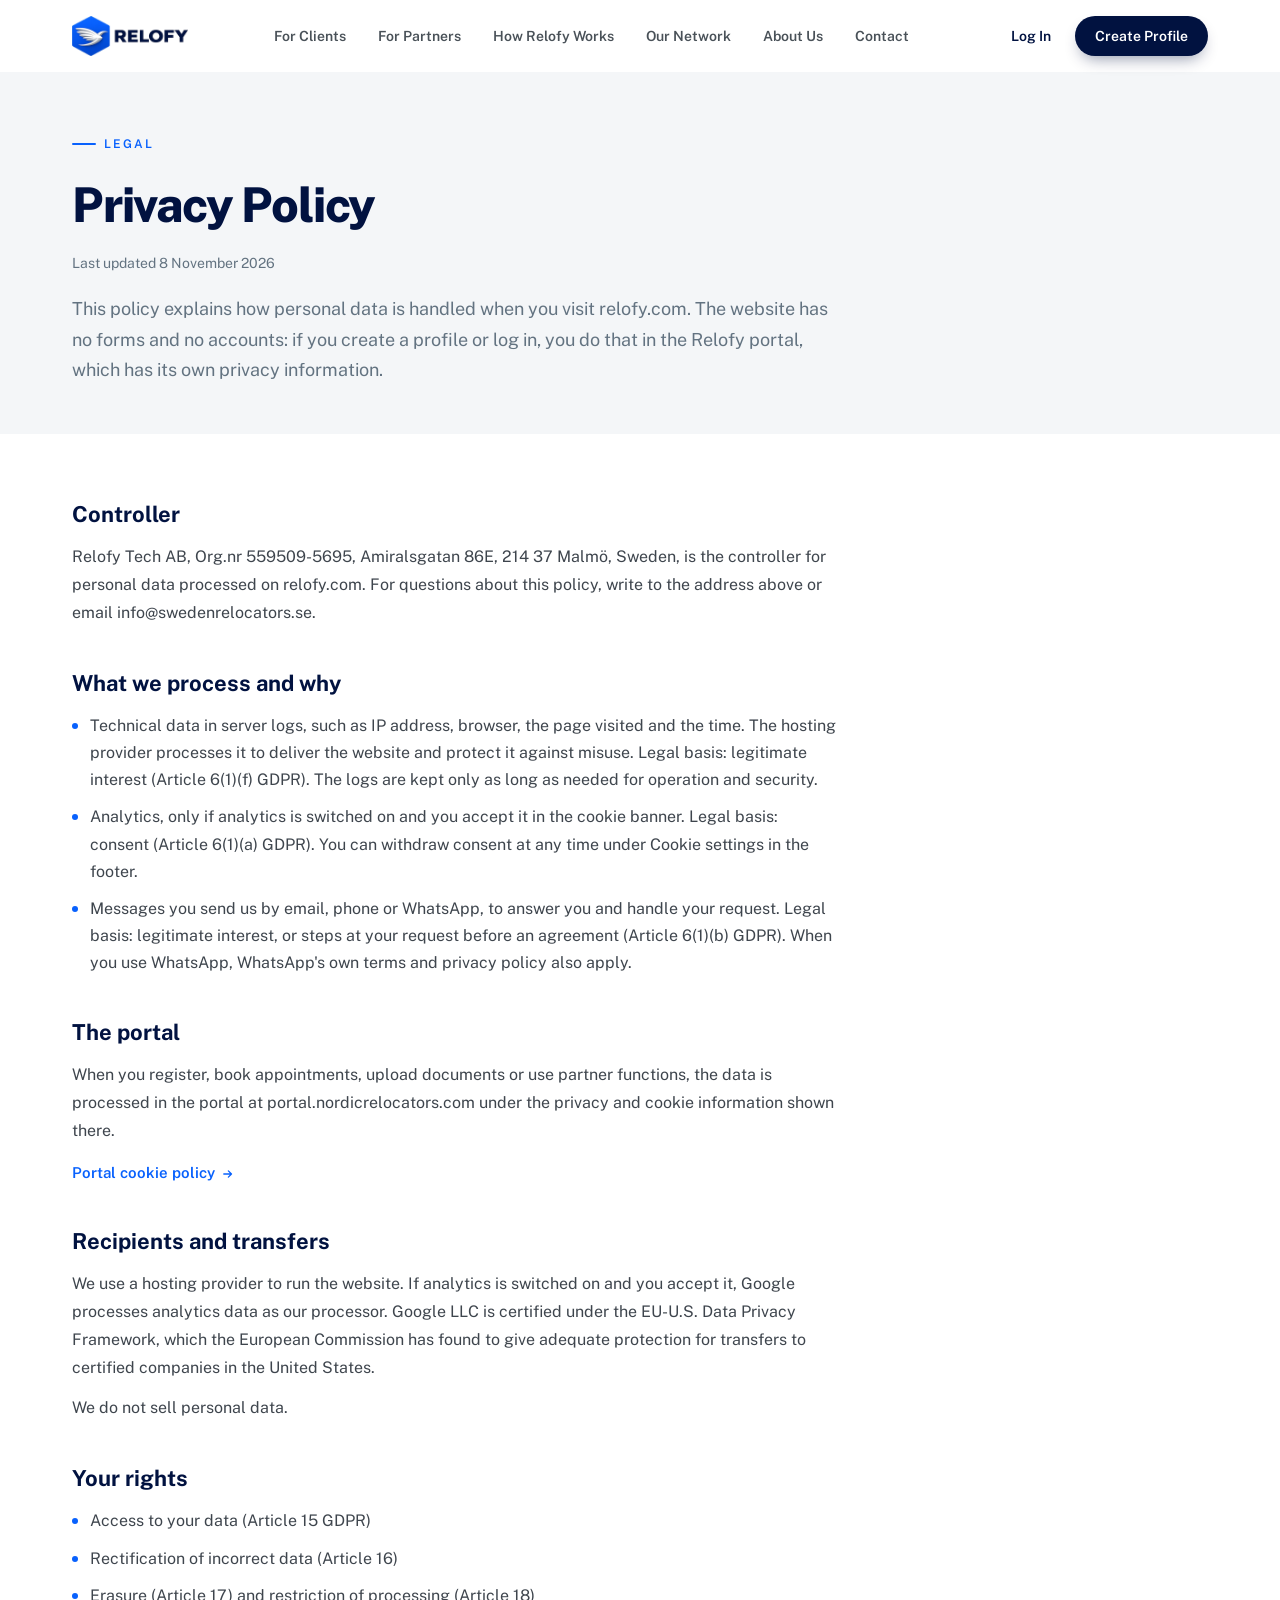
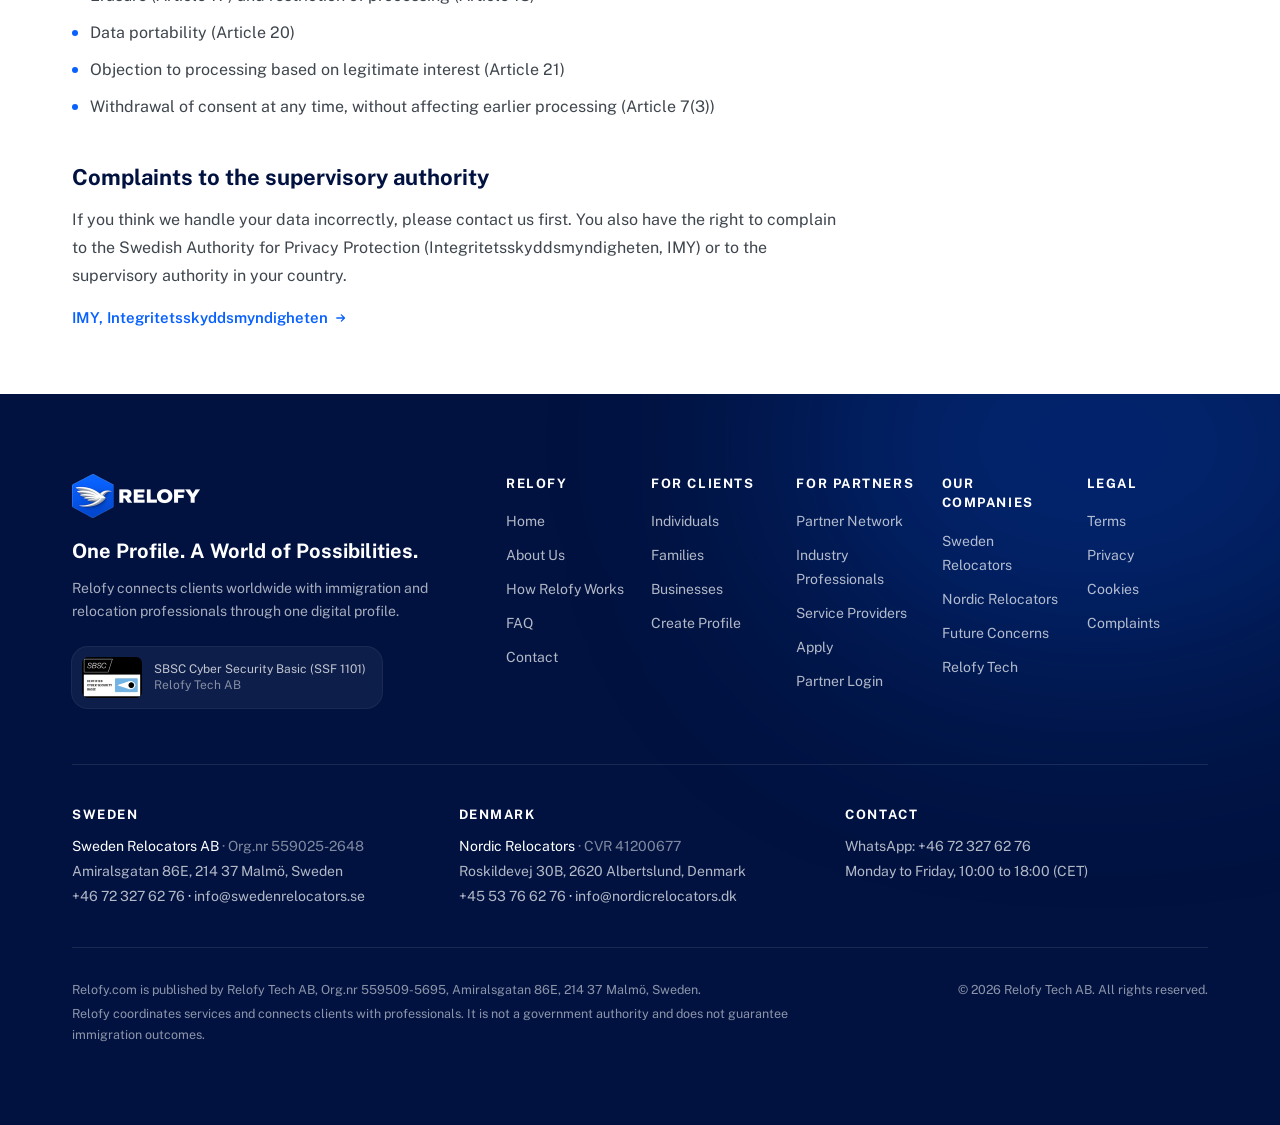
<file: privacy/index.html>
<!DOCTYPE html><!--q58rFxs9zzglumJ2LudG5--><html lang="en"><head><meta charSet="utf-8"/><link rel="preconnect" href="/" crossorigin=""/><meta name="viewport" content="width=device-width, initial-scale=1"/><link rel="preload" as="image" href="/brand/relofy-logo-176.png"/><link rel="stylesheet" href="/_next/static/chunks/9854a5b32f59ee44.css" data-precedence="next"/><link rel="preload" as="script" fetchPriority="low" href="/_next/static/chunks/711d597b816a80c1.js"/><script src="/_next/static/chunks/236f7e5abd6f09ff.js" async=""></script><script src="/_next/static/chunks/d4b4a1ad90e2acdb.js" async=""></script><script src="/_next/static/chunks/24de5c848020e663.js" async=""></script><script src="/_next/static/chunks/turbopack-821b88e02b98bb36.js" async=""></script><script src="/_next/static/chunks/4cf11cb0bfa9869b.js" async=""></script><script src="/_next/static/chunks/ff1a16fafef87110.js" async=""></script><script src="/_next/static/chunks/7340adf74ff47ec0.js" async=""></script><script src="/_next/static/chunks/a492cba4ea49b337.js" async=""></script><meta name="next-size-adjust" content=""/><meta name="theme-color" content="#011240"/><title>Privacy Policy · Relofy</title><meta name="description" content="How relofy.com handles personal data: which data, why, legal bases under the GDPR, how long it is kept and your rights."/><meta name="application-name" content="Relofy"/><link rel="manifest" href="/site.webmanifest"/><meta name="robots" content="index, follow"/><meta name="googlebot" content="index, follow, max-image-preview:large, max-snippet:-1"/><link rel="canonical" href="https://relofy.com/privacy/"/><meta property="og:title" content="Privacy Policy"/><meta property="og:description" content="How relofy.com handles personal data: which data, why, legal bases under the GDPR, how long it is kept and your rights."/><meta property="og:url" content="https://relofy.com/privacy/"/><meta property="og:site_name" content="Relofy"/><meta property="og:image" content="https://relofy.com/og/relofy-og.png"/><meta property="og:image:width" content="1200"/><meta property="og:image:height" content="630"/><meta property="og:type" content="website"/><meta name="twitter:card" content="summary_large_image"/><meta name="twitter:title" content="Privacy Policy"/><meta name="twitter:description" content="How relofy.com handles personal data: which data, why, legal bases under the GDPR, how long it is kept and your rights."/><meta name="twitter:image" content="https://relofy.com/og/relofy-og.png"/><link rel="icon" href="/favicon.ico" sizes="48x48"/><link rel="icon" href="/brand/icon-192.png" sizes="192x192" type="image/png"/><link rel="apple-touch-icon" href="/apple-touch-icon.png"/><script type="application/ld+json">[{"@context":"https://schema.org","@type":"Organization","@id":"https://relofy.com/#organization","name":"Relofy","legalName":"Relofy Tech AB","url":"https://relofy.com","logo":"https://relofy.com/brand/relofy-logo-352.png","slogan":"One Profile. A World of Possibilities.","description":"Relofy connects individuals, families, companies and professional partners through one digital profile for immigration, relocation and global mobility services.","identifier":{"@type":"PropertyValue","propertyID":"Organisationsnummer","value":"559509-5695"},"address":{"@type":"PostalAddress","streetAddress":"Amiralsgatan 86E","postalCode":"214 37","addressLocality":"Malmö","addressCountry":"SE"},"hasCredential":{"@type":"EducationalOccupationalCredential","name":"SBSC Cyber Security Basic (SSF 1101)","recognizedBy":{"@type":"Organization","name":"SBSC"}},"sameAs":["https://relofy.tech"],"subOrganization":[{"@type":"Organization","name":"Sweden Relocators AB","url":"https://swedenrelocators.se"},{"@type":"Organization","name":"Nordic Relocators","url":"https://nordicrelocators.dk"}],"contactPoint":[{"@type":"ContactPoint","contactType":"customer service","telephone":"+46723276276","email":"info@swedenrelocators.se","areaServed":"SE","availableLanguage":["English","Swedish","Urdu","Arabic"]},{"@type":"ContactPoint","contactType":"customer service","telephone":"+4553766276","email":"info@nordicrelocators.dk","areaServed":"DK","availableLanguage":["English","Danish"]}]},{"@context":"https://schema.org","@type":"WebSite","@id":"https://relofy.com/#website","url":"https://relofy.com","name":"Relofy","publisher":{"@id":"https://relofy.com/#organization"},"inLanguage":"en"}]</script><script src="/_next/static/chunks/a6dad97d9634a72d.js" noModule=""></script></head><body class="min-h-dvh bg-white"><div hidden=""><!--$--><!--/$--></div><header class="sticky top-0 z-50 transition-all duration-300 bg-white/0"><a href="#main" class="sr-only focus:not-sr-only focus:absolute focus:left-4 focus:top-3 focus:z-[60] focus:rounded-full focus:bg-navy focus:px-4 focus:py-2 focus:text-white">Skip to content</a><div class="mx-auto flex h-[72px] w-full max-w-[1200px] items-center justify-between gap-6 px-5 sm:px-8"><a class="flex shrink-0 items-center" aria-label="Relofy home" href="/"><img alt="Relofy" width="128" height="44" decoding="async" data-nimg="1" class="h-9 w-auto sm:h-10" style="color:transparent" src="/brand/relofy-logo-176.png"/></a><nav aria-label="Main" class="hidden items-center gap-1 xl:flex"><a class="rounded-full px-3.5 py-2 text-[14px] font-semibold transition-colors text-ink/80 hover:text-navy" href="/clients/">For Clients</a><a class="rounded-full px-3.5 py-2 text-[14px] font-semibold transition-colors text-ink/80 hover:text-navy" href="/partners/">For Partners</a><a class="rounded-full px-3.5 py-2 text-[14px] font-semibold transition-colors text-ink/80 hover:text-navy" href="/how-it-works/">How Relofy Works</a><a class="rounded-full px-3.5 py-2 text-[14px] font-semibold transition-colors text-ink/80 hover:text-navy" href="/network/">Our Network</a><a class="rounded-full px-3.5 py-2 text-[14px] font-semibold transition-colors text-ink/80 hover:text-navy" href="/about/">About Us</a><a class="rounded-full px-3.5 py-2 text-[14px] font-semibold transition-colors text-ink/80 hover:text-navy" href="/contact/">Contact</a></nav><div class="hidden items-center gap-2 xl:flex"><a href="https://portal.nordicrelocators.com/signin/" rel="noopener" class="rounded-full px-4 py-2 text-[14px] font-semibold text-navy hover:bg-[rgba(145,158,171,0.12)]">Log In</a><a href="https://portal.nordicrelocators.com/signup/?role=individual" rel="noopener" class="inline-flex h-10 items-center rounded-full bg-navy px-5 text-[14px] font-semibold text-white shadow-[0_8px_16px_-6px_rgba(1,18,64,0.45)] transition-colors hover:bg-navy-800">Create Profile</a></div><button type="button" aria-expanded="false" aria-controls="mobile-menu" aria-label="Open menu" class="relative flex h-11 w-11 items-center justify-center rounded-full text-navy hover:bg-[rgba(145,158,171,0.12)] xl:hidden"><span class="absolute h-[2px] w-5 rounded-full bg-current transition-all duration-300 -translate-y-[6px]"></span><span class="absolute h-[2px] w-5 rounded-full bg-current transition-all duration-300 "></span><span class="absolute h-[2px] w-5 rounded-full bg-current transition-all duration-300 translate-y-[6px]"></span></button></div><div id="mobile-menu" hidden="" class="h-[calc(100dvh-72px)] overflow-y-auto border-t border-line bg-white xl:hidden"><nav aria-label="Mobile" class="mx-auto flex max-w-[1200px] flex-col px-5 py-6 sm:px-8"><a class="border-b border-line py-4 text-[20px] font-bold text-navy" href="/">Home</a><a class="border-b border-line py-4 text-[20px] font-bold text-navy" href="/clients/">For Clients</a><a class="border-b border-line py-4 text-[20px] font-bold text-navy" href="/partners/">For Partners</a><a class="border-b border-line py-4 text-[20px] font-bold text-navy" href="/how-it-works/">How Relofy Works</a><a class="border-b border-line py-4 text-[20px] font-bold text-navy" href="/network/">Our Network</a><a class="border-b border-line py-4 text-[20px] font-bold text-navy" href="/about/">About Us</a><a class="border-b border-line py-4 text-[20px] font-bold text-navy" href="/contact/">Contact</a><a class="border-b border-line py-4 text-[20px] font-bold text-navy" href="/faq/">FAQ</a><div class="mt-8 grid gap-3"><a href="https://portal.nordicrelocators.com/signup/?role=individual" rel="noopener" class="flex h-12 items-center justify-center rounded-full bg-navy text-[15px] font-semibold text-white">Create Profile</a><a href="https://portal.nordicrelocators.com/signin/" rel="noopener" class="flex h-12 items-center justify-center rounded-full text-[15px] font-semibold text-navy ring-1 ring-inset ring-[#c9d2de]">Log In</a></div></nav></div></header><main id="main"><section class="bg-surface pb-12 pt-10 sm:pt-14"><div class="mx-auto w-full max-w-[1200px] px-5 sm:px-8 "><p class="mb-4 inline-flex items-center gap-2 text-[12px] font-semibold uppercase tracking-[0.16em] text-blue"><span aria-hidden="true" class="h-[2px] w-6 rounded-full bg-blue"></span>Legal</p><h1 class="text-[36px] font-extrabold tracking-[-0.025em] text-navy sm:text-[48px]">Privacy Policy</h1><p class="mt-3 text-[14px] text-muted">Last updated <!-- -->8 November 2026</p><p class="text-[17px] leading-[1.7] sm:text-[18px] text-muted mt-5 max-w-3xl">This policy explains how personal data is handled when you visit relofy.com. The website has no forms and no accounts: if you create a profile or log in, you do that in the Relofy portal, which has its own privacy information.</p></div></section><section class="bg-white py-14 sm:py-16"><div class="mx-auto w-full max-w-[1200px] px-5 sm:px-8 "><div class="max-w-3xl space-y-10"><div><h2 class="text-[22px] font-bold text-navy">Controller</h2><p class="mt-3 text-[16px] leading-[1.75] text-ink/85">Relofy Tech AB, Org.nr 559509-5695, Amiralsgatan 86E, 214 37 Malmö, Sweden, is the controller for personal data processed on relofy.com. For questions about this policy, write to the address above or email info@swedenrelocators.se.</p></div><div><h2 class="text-[22px] font-bold text-navy">What we process and why</h2><ul class="mt-3 space-y-2.5"><li class="flex gap-3 text-[16px] leading-[1.7] text-ink/85"><span aria-hidden="true" class="mt-[11px] h-1.5 w-1.5 shrink-0 rounded-full bg-blue"></span><span>Technical data in server logs, such as IP address, browser, the page visited and the time. The hosting provider processes it to deliver the website and protect it against misuse. Legal basis: legitimate interest (Article 6(1)(f) GDPR). The logs are kept only as long as needed for operation and security.</span></li><li class="flex gap-3 text-[16px] leading-[1.7] text-ink/85"><span aria-hidden="true" class="mt-[11px] h-1.5 w-1.5 shrink-0 rounded-full bg-blue"></span><span>Analytics, only if analytics is switched on and you accept it in the cookie banner. Legal basis: consent (Article 6(1)(a) GDPR). You can withdraw consent at any time under Cookie settings in the footer.</span></li><li class="flex gap-3 text-[16px] leading-[1.7] text-ink/85"><span aria-hidden="true" class="mt-[11px] h-1.5 w-1.5 shrink-0 rounded-full bg-blue"></span><span>Messages you send us by email, phone or WhatsApp, to answer you and handle your request. Legal basis: legitimate interest, or steps at your request before an agreement (Article 6(1)(b) GDPR). When you use WhatsApp, WhatsApp&#x27;s own terms and privacy policy also apply.</span></li></ul></div><div><h2 class="text-[22px] font-bold text-navy">The portal</h2><p class="mt-3 text-[16px] leading-[1.75] text-ink/85">When you register, book appointments, upload documents or use partner functions, the data is processed in the portal at portal.nordicrelocators.com under the privacy and cookie information shown there.</p><ul class="mt-4 flex flex-wrap gap-x-6 gap-y-2"><li><a href="https://portal.nordicrelocators.com/cookie-policy/" rel="noopener" class="inline-flex items-center gap-1.5 text-[15px] font-semibold text-blue hover:underline">Portal cookie policy<!-- --> <svg viewBox="0 0 20 20" fill="none" aria-hidden="true" class="h-3.5 w-3.5"><path d="M4 10h11m0 0-4.5-4.5M15 10l-4.5 4.5" stroke="currentColor" stroke-width="1.9" stroke-linecap="round" stroke-linejoin="round"></path></svg></a></li></ul></div><div><h2 class="text-[22px] font-bold text-navy">Recipients and transfers</h2><p class="mt-3 text-[16px] leading-[1.75] text-ink/85">We use a hosting provider to run the website. If analytics is switched on and you accept it, Google processes analytics data as our processor. Google LLC is certified under the EU-U.S. Data Privacy Framework, which the European Commission has found to give adequate protection for transfers to certified companies in the United States.</p><p class="mt-3 text-[16px] leading-[1.75] text-ink/85">We do not sell personal data.</p></div><div><h2 class="text-[22px] font-bold text-navy">Your rights</h2><ul class="mt-3 space-y-2.5"><li class="flex gap-3 text-[16px] leading-[1.7] text-ink/85"><span aria-hidden="true" class="mt-[11px] h-1.5 w-1.5 shrink-0 rounded-full bg-blue"></span><span>Access to your data (Article 15 GDPR)</span></li><li class="flex gap-3 text-[16px] leading-[1.7] text-ink/85"><span aria-hidden="true" class="mt-[11px] h-1.5 w-1.5 shrink-0 rounded-full bg-blue"></span><span>Rectification of incorrect data (Article 16)</span></li><li class="flex gap-3 text-[16px] leading-[1.7] text-ink/85"><span aria-hidden="true" class="mt-[11px] h-1.5 w-1.5 shrink-0 rounded-full bg-blue"></span><span>Erasure (Article 17) and restriction of processing (Article 18)</span></li><li class="flex gap-3 text-[16px] leading-[1.7] text-ink/85"><span aria-hidden="true" class="mt-[11px] h-1.5 w-1.5 shrink-0 rounded-full bg-blue"></span><span>Data portability (Article 20)</span></li><li class="flex gap-3 text-[16px] leading-[1.7] text-ink/85"><span aria-hidden="true" class="mt-[11px] h-1.5 w-1.5 shrink-0 rounded-full bg-blue"></span><span>Objection to processing based on legitimate interest (Article 21)</span></li><li class="flex gap-3 text-[16px] leading-[1.7] text-ink/85"><span aria-hidden="true" class="mt-[11px] h-1.5 w-1.5 shrink-0 rounded-full bg-blue"></span><span>Withdrawal of consent at any time, without affecting earlier processing (Article 7(3))</span></li></ul></div><div><h2 class="text-[22px] font-bold text-navy">Complaints to the supervisory authority</h2><p class="mt-3 text-[16px] leading-[1.75] text-ink/85">If you think we handle your data incorrectly, please contact us first. You also have the right to complain to the Swedish Authority for Privacy Protection (Integritetsskyddsmyndigheten, IMY) or to the supervisory authority in your country.</p><ul class="mt-4 flex flex-wrap gap-x-6 gap-y-2"><li><a href="https://www.imy.se/en/" rel="noopener" class="inline-flex items-center gap-1.5 text-[15px] font-semibold text-blue hover:underline">IMY, Integritetsskyddsmyndigheten<!-- --> <svg viewBox="0 0 20 20" fill="none" aria-hidden="true" class="h-3.5 w-3.5"><path d="M4 10h11m0 0-4.5-4.5M15 10l-4.5 4.5" stroke="currentColor" stroke-width="1.9" stroke-linecap="round" stroke-linejoin="round"></path></svg></a></li></ul></div></div></div></section><!--$--><!--/$--></main><footer class="relative overflow-hidden bg-navy text-white"><div aria-hidden="true" class="pointer-events-none absolute -top-40 right-[-10%] h-[420px] w-[620px] rounded-full bg-blue/25 blur-[120px]"></div><div class="mx-auto w-full max-w-[1200px] px-5 sm:px-8 relative py-16 sm:py-20"><div class="grid gap-12 lg:grid-cols-[1.1fr_2fr]"><div><img alt="Relofy" loading="lazy" width="140" height="48" decoding="async" data-nimg="1" class="h-11 w-auto" style="color:transparent" src="/brand/relofy-logo-white-176.png"/><p class="mt-5 text-[20px] font-bold leading-snug">One Profile. A World of Possibilities.</p><p class="mt-3 max-w-sm text-[14px] leading-relaxed text-white/65">Relofy connects clients worldwide with immigration and relocation professionals through one digital profile.</p><a href="/logos/sbsc-certificate-relofy-tech.pdf" class="mt-6 inline-flex items-center gap-3 rounded-2xl bg-white/5 p-2.5 pr-4 ring-1 ring-white/10 transition hover:bg-white/10"><img alt="" loading="lazy" width="60" height="41" decoding="async" data-nimg="1" class="h-[41px] w-auto rounded-md bg-white" style="color:transparent" src="/logos/sbsc-badge.webp"/><span class="text-[12px] leading-snug text-white/75">SBSC Cyber Security Basic (SSF 1101)<br/><span class="text-white/50">Relofy Tech AB</span></span></a></div><div class="grid grid-cols-2 gap-x-6 gap-y-10 sm:grid-cols-3 lg:grid-cols-5"><div><p class="mb-4 text-[13px] font-bold uppercase tracking-[0.12em] text-white">Relofy</p><ul class="space-y-2.5"><li><a class="text-[14px] text-white/70 transition-colors hover:text-white" href="/">Home</a></li><li><a class="text-[14px] text-white/70 transition-colors hover:text-white" href="/about/">About Us</a></li><li><a class="text-[14px] text-white/70 transition-colors hover:text-white" href="/how-it-works/">How Relofy Works</a></li><li><a class="text-[14px] text-white/70 transition-colors hover:text-white" href="/faq/">FAQ</a></li><li><a class="text-[14px] text-white/70 transition-colors hover:text-white" href="/contact/">Contact</a></li></ul></div><div><p class="mb-4 text-[13px] font-bold uppercase tracking-[0.12em] text-white">For Clients</p><ul class="space-y-2.5"><li><a class="text-[14px] text-white/70 transition-colors hover:text-white" href="/clients/#individuals">Individuals</a></li><li><a class="text-[14px] text-white/70 transition-colors hover:text-white" href="/clients/#families">Families</a></li><li><a class="text-[14px] text-white/70 transition-colors hover:text-white" href="/clients/#businesses">Businesses</a></li><li><a href="https://portal.nordicrelocators.com/signup/?role=individual" rel="noopener" class="text-[14px] text-white/70 transition-colors hover:text-white">Create Profile</a></li></ul></div><div><p class="mb-4 text-[13px] font-bold uppercase tracking-[0.12em] text-white">For Partners</p><ul class="space-y-2.5"><li><a class="text-[14px] text-white/70 transition-colors hover:text-white" href="/partners/">Partner Network</a></li><li><a class="text-[14px] text-white/70 transition-colors hover:text-white" href="/partners/#professionals">Industry Professionals</a></li><li><a class="text-[14px] text-white/70 transition-colors hover:text-white" href="/partners/#providers">Service Providers</a></li><li><a href="https://portal.nordicrelocators.com/partner-signup/" rel="noopener" class="text-[14px] text-white/70 transition-colors hover:text-white">Apply</a></li><li><a href="https://portal.nordicrelocators.com/signin/" rel="noopener" class="text-[14px] text-white/70 transition-colors hover:text-white">Partner Login</a></li></ul></div><div><p class="mb-4 text-[13px] font-bold uppercase tracking-[0.12em] text-white">Our Companies</p><ul class="space-y-2.5"><li><a href="https://swedenrelocators.se" rel="noopener" class="text-[14px] text-white/70 transition-colors hover:text-white">Sweden Relocators</a></li><li><a href="https://nordicrelocators.dk" rel="noopener" class="text-[14px] text-white/70 transition-colors hover:text-white">Nordic Relocators</a></li><li><a href="https://futureconcerns.eu" rel="noopener" class="text-[14px] text-white/70 transition-colors hover:text-white">Future Concerns</a></li><li><a href="https://relofy.tech" rel="noopener" class="text-[14px] text-white/70 transition-colors hover:text-white">Relofy Tech</a></li></ul></div><div><p class="mb-4 text-[13px] font-bold uppercase tracking-[0.12em] text-white">Legal</p><ul class="space-y-2.5"><li><a class="text-[14px] text-white/70 transition-colors hover:text-white" href="/terms/">Terms</a></li><li><a class="text-[14px] text-white/70 transition-colors hover:text-white" href="/privacy/">Privacy</a></li><li><a class="text-[14px] text-white/70 transition-colors hover:text-white" href="/cookies/">Cookies</a></li><li><a class="text-[14px] text-white/70 transition-colors hover:text-white" href="/complaints/">Complaints</a></li></ul></div></div></div><div class="mt-14 grid gap-6 border-t border-white/10 pt-10 sm:grid-cols-2 lg:grid-cols-3"><address class="not-italic"><p class="text-[13px] font-bold uppercase tracking-[0.12em]">Sweden</p><p class="mt-3 text-[14px] text-white">Sweden Relocators AB<!-- --> <span class="text-white/50">· <!-- -->Org.nr 559025-2648</span></p><p class="mt-1 text-[14px] text-white/70">Amiralsgatan 86E, 214 37 Malmö, Sweden</p><p class="mt-1 text-[14px]"><a href="tel:+46723276276" class="text-white/70 hover:text-white">+46 72 327 62 76</a> · <a href="mailto:info@swedenrelocators.se" class="text-white/70 hover:text-white">info@swedenrelocators.se</a></p></address><address class="not-italic"><p class="text-[13px] font-bold uppercase tracking-[0.12em]">Denmark</p><p class="mt-3 text-[14px] text-white">Nordic Relocators<!-- --> <span class="text-white/50">· <!-- -->CVR 41200677</span></p><p class="mt-1 text-[14px] text-white/70">Roskildevej 30B, 2620 Albertslund, Denmark</p><p class="mt-1 text-[14px]"><a href="tel:+4553766276" class="text-white/70 hover:text-white">+45 53 76 62 76</a> · <a href="mailto:info@nordicrelocators.dk" class="text-white/70 hover:text-white">info@nordicrelocators.dk</a></p></address><div><p class="text-[13px] font-bold uppercase tracking-[0.12em]">Contact</p><p class="mt-3 text-[14px] text-white/70">WhatsApp: <a href="https://wa.me/46723276276" rel="noopener" class="hover:text-white">+46 72 327 62 76</a></p><p class="mt-1 text-[14px] text-white/70">Monday to Friday, 10:00 to 18:00 (CET)</p></div></div><div class="mt-10 flex flex-col gap-3 border-t border-white/10 pt-8 text-[12.5px] leading-relaxed text-white/55 lg:flex-row lg:items-start lg:justify-between"><div class="max-w-3xl space-y-1"><p>Relofy.com is published by Relofy Tech AB, Org.nr 559509-5695, Amiralsgatan 86E, 214 37 Malmö, Sweden.</p><p>Relofy coordinates services and connects clients with professionals. It is not a government authority and does not guarantee immigration outcomes.</p></div><div class="flex shrink-0 items-center gap-4"><p>© <!-- -->2026<!-- --> Relofy Tech AB. <!-- -->All rights reserved.</p></div></div></div></footer><script src="/_next/static/chunks/711d597b816a80c1.js" id="_R_" async=""></script><script>(self.__next_f=self.__next_f||[]).push([0])</script><script>self.__next_f.push([1,"1:\"$Sreact.fragment\"\n3:I[70119,[\"/_next/static/chunks/4cf11cb0bfa9869b.js\"],\"default\"]\na:I[68027,[\"/_next/static/chunks/ff1a16fafef87110.js\",\"/_next/static/chunks/7340adf74ff47ec0.js\"],\"default\"]\n:HL[\"/_next/static/chunks/9854a5b32f59ee44.css\",\"style\"]\n:HC[\"/\",\"\"]\n2:T68f,"])</script><script>self.__next_f.push([1,"[{\"@context\":\"https://schema.org\",\"@type\":\"Organization\",\"@id\":\"https://relofy.com/#organization\",\"name\":\"Relofy\",\"legalName\":\"Relofy Tech AB\",\"url\":\"https://relofy.com\",\"logo\":\"https://relofy.com/brand/relofy-logo-352.png\",\"slogan\":\"One Profile. A World of Possibilities.\",\"description\":\"Relofy connects individuals, families, companies and professional partners through one digital profile for immigration, relocation and global mobility services.\",\"identifier\":{\"@type\":\"PropertyValue\",\"propertyID\":\"Organisationsnummer\",\"value\":\"559509-5695\"},\"address\":{\"@type\":\"PostalAddress\",\"streetAddress\":\"Amiralsgatan 86E\",\"postalCode\":\"214 37\",\"addressLocality\":\"Malmö\",\"addressCountry\":\"SE\"},\"hasCredential\":{\"@type\":\"EducationalOccupationalCredential\",\"name\":\"SBSC Cyber Security Basic (SSF 1101)\",\"recognizedBy\":{\"@type\":\"Organization\",\"name\":\"SBSC\"}},\"sameAs\":[\"https://relofy.tech\"],\"subOrganization\":[{\"@type\":\"Organization\",\"name\":\"Sweden Relocators AB\",\"url\":\"https://swedenrelocators.se\"},{\"@type\":\"Organization\",\"name\":\"Nordic Relocators\",\"url\":\"https://nordicrelocators.dk\"}],\"contactPoint\":[{\"@type\":\"ContactPoint\",\"contactType\":\"customer service\",\"telephone\":\"+46723276276\",\"email\":\"info@swedenrelocators.se\",\"areaServed\":\"SE\",\"availableLanguage\":[\"English\",\"Swedish\",\"Urdu\",\"Arabic\"]},{\"@type\":\"ContactPoint\",\"contactType\":\"customer service\",\"telephone\":\"+4553766276\",\"email\":\"info@nordicrelocators.dk\",\"areaServed\":\"DK\",\"availableLanguage\":[\"English\",\"Danish\"]}]},{\"@context\":\"https://schema.org\",\"@type\":\"WebSite\",\"@id\":\"https://relofy.com/#website\",\"url\":\"https://relofy.com\",\"name\":\"Relofy\",\"publisher\":{\"@id\":\"https://relofy.com/#organization\"},\"inLanguage\":\"en\"}]"])</script><script>self.__next_f.push([1,"0:{\"P\":null,\"b\":\"q58rFxs9zzglumJ2LudG5\",\"c\":[\"\",\"privacy\",\"\"],\"q\":\"\",\"i\":false,\"f\":[[[\"\",{\"children\":[\"privacy\",{\"children\":[\"__PAGE__\",{}]}]},\"$undefined\",\"$undefined\",true],[[\"$\",\"$1\",\"c\",{\"children\":[[[\"$\",\"link\",\"0\",{\"rel\":\"stylesheet\",\"href\":\"/_next/static/chunks/9854a5b32f59ee44.css\",\"precedence\":\"next\",\"crossOrigin\":\"$undefined\",\"nonce\":\"$undefined\"}],[\"$\",\"script\",\"script-0\",{\"src\":\"/_next/static/chunks/4cf11cb0bfa9869b.js\",\"async\":true,\"nonce\":\"$undefined\"}]],[\"$\",\"html\",null,{\"lang\":\"en\",\"children\":[[\"$\",\"head\",null,{\"children\":[\"$\",\"script\",null,{\"type\":\"application/ld+json\",\"dangerouslySetInnerHTML\":{\"__html\":\"$2\"}}]}],[\"$\",\"body\",null,{\"className\":\"min-h-dvh bg-white\",\"children\":[[\"$\",\"$L3\",null,{\"t\":{\"locale\":\"en\",\"meta\":{\"titleTemplate\":\"%s · Relofy\",\"defaultTitle\":\"Relofy: One Profile for Relocation, Immigration and Global Mobility\",\"defaultDescription\":\"Relofy connects individuals, families, companies and professional partners through one digital profile for immigration, relocation and global mobility services.\"},\"nav\":{\"home\":\"Home\",\"clients\":\"For Clients\",\"partners\":\"For Partners\",\"how\":\"How Relofy Works\",\"network\":\"Our Network\",\"about\":\"About Us\",\"contact\":\"Contact\",\"faq\":\"FAQ\",\"login\":\"Log In\",\"createProfile\":\"Create Profile\",\"menu\":\"Open menu\",\"close\":\"Close menu\",\"skip\":\"Skip to content\"},\"common\":{\"createProfile\":\"Create Your Profile\",\"bookAppointment\":\"Book an Appointment\",\"becomePartner\":\"Become a Partner\",\"partnerLogin\":\"Partner Login\",\"login\":\"Log In\",\"howItWorks\":\"How Relofy Works\",\"watch\":\"Play film\",\"filmNote\":\"Film with music and on-screen text. Press play to watch.\",\"filmSoon\":\"Film coming soon\",\"filmBySweden\":\"Film by Sweden Relocators, the Swedish company in the Relofy network.\",\"learnMore\":\"Learn more\",\"opensPortal\":\"opens the Relofy portal\",\"illustrative\":\"Illustrative example, not a statement of current service availability.\"},\"home\":{\"hero\":{\"eyebrow\":\"Relofy · One Profile. Global Mobility.\",\"title\":\"Relocate from Anywhere to Anywhere.\",\"subtitle\":\"One digital profile connects you to immigration, relocation and global mobility services across borders. Wherever life takes you, Relofy helps you find the right professional support.\",\"primary\":\"Create Your Profile\",\"secondary\":\"How Relofy Works\",\"trust\":\"Built on the platform already used by Sweden Relocators and Nordic Relocators clients.\",\"card\":{\"title\":\"Your Relofy profile\",\"subtitle\":\"Travels with you\",\"rows\":[\"Family members linked\",\"Immigration history saved\",\"Documents in one place\"],\"destination\":\"Next destination\"},\"mapLabel\":\"An illustrative route on a world map: Lahore to Stockholm, Copenhagen and Toronto.\"},\"audiences\":{\"title\":\"Two ways into Relofy\",\"clients\":{\"label\":\"I'm relocating\",\"audience\":\"For individuals, families and businesses\",\"title\":\"Your Next Destination Starts Here.\",\"text\":\"Whether you are relocating for work, family, education, business or a new opportunity, Relofy connects you with the right professionals through one digital platform.\",\"tagline\":\"One profile. Multiple countries. Long-term support.\",\"cta\":\"Explore Relofy for Clients\",\"cta2\":\"Create Your Profile\"},\"partners\":{\"label\":\"I'm a professional partner\",\"audience\":\"For immigration professionals and relocation service providers\",\"title\":\"Your Expertise. A Global Network.\",\"text\":\"Join an international network of immigration professionals and relocation service providers. Connect with qualified opportunities, collaborate across borders and grow your business through Relofy.\",\"tagline\":\"More connections. More opportunities. One professional network.\",\"cta\":\"Explore Relofy for Partners\",\"cta2\":\"Become a Partner\"}},\"problem\":{\"eyebrow\":\"The problem we solve\",\"title\":\"Moving Countries Shouldn't Mean Starting Over.\",\"before\":{\"title\":\"The usual way\",\"text\":\"Every move starts from zero: new consultants, new accounts and the same documents uploaded again.\",\"items\":[\"Immigration consultant\",\"Lawyer\",\"Housing agent\",\"Moving company\",\"New account\",\"Same documents again\"]},\"after\":{\"title\":\"The Relofy way\",\"text\":\"One profile, connected services and a team that coordinates the professionals for you, now and for your next relocation.\",\"items\":[\"One profile\",\"Connected services\",\"Professional coordination\",\"Ready for the next move\"]}},\"journey\":{\"eyebrow\":\"One profile, multiple destinations\",\"title\":\"The client changes countries, not platforms.\",\"text\":\"Your Relofy account and relevant history stay with you. Each new destination gets its own assessment and the services that fit it.\",\"stops\":[{\"code\":\"PK\",\"country\":\"Pakistan\",\"label\":\"Profile created\",\"detail\":\"Family, education and immigration history added once.\"},{\"code\":\"SE\",\"country\":\"Sweden\",\"label\":\"First relocation\",\"detail\":\"Assessment, permit and settling in, coordinated by our Swedish team.\"},{\"code\":\"DK\",\"country\":\"Denmark\",\"label\":\"Next move\",\"detail\":\"A new assessment for Denmark, with the profile already in place.\"},{\"code\":\"CA\",\"country\":\"Canada\",\"label\":\"Future destination\",\"detail\":\"Handled through an approved independent partner in the network.\"}],\"note\":\"Illustrative journey. It does not describe current service availability in every country.\"},\"steps\":{\"eyebrow\":\"How it works\",\"title\":\"Six steps from first profile to your next relocation\",\"items\":[{\"title\":\"Create your digital profile\",\"text\":\"Sign up once in the Relofy portal.\"},{\"title\":\"Add your family and immigration history\",\"text\":\"Co-applicants, previous permits and documents in one place.\"},{\"title\":\"Book an appointment\",\"text\":\"Choose a consultation time that suits you.\"},{\"title\":\"Discuss your background, goals and challenges\",\"text\":\"We listen first, then explain the realistic options.\"},{\"title\":\"Connect with the right team or approved partner\",\"text\":\"Our Nordic teams or a vetted partner in your destination.\"},{\"title\":\"Manage your services and future relocations\",\"text\":\"Follow your case, documents and invoices, and come back for the next move.\"}]},\"services\":{\"eyebrow\":\"Global services\",\"title\":\"Everything a relocation needs, coordinated through one profile\",\"text\":\"Choose a service to start in the portal. Sweden and Denmark are handled by our Nordic operations; other destinations through approved partners.\",\"items\":[{\"key\":\"immigration\",\"title\":\"Immigration \u0026 Residence Permits\",\"text\":\"Work, family, study and residence permits, extensions and appeals.\",\"href\":\"https://portal.nordicrelocators.com/pre-assessment-and-guide/assessment/\",\"img\":\"/img/id-card-3d.webp\"},{\"key\":\"relocation\",\"title\":\"International Relocation\",\"text\":\"A planned move from your current country to the next, step by step.\",\"href\":\"/clients/\",\"img\":\"/img/globe-plane-3d.webp\"},{\"key\":\"corporate\",\"title\":\"Corporate Mobility\",\"text\":\"Employee relocation and immigration managed from one company account.\",\"href\":\"https://portal.nordicrelocators.com/signup/?role=corporate\",\"img\":\"/img/briefcase-globe-3d.webp\"},{\"key\":\"recruitment\",\"title\":\"Recruitment \u0026 Manpower\",\"text\":\"International talent and job opportunities through the group.\",\"href\":\"https://portal.nordicrelocators.com/manpower-solutions/jobs/\",\"img\":\"/img/assessment-3d.webp\"},{\"key\":\"housing\",\"title\":\"Housing \u0026 Destination Services\",\"text\":\"Short stays, long-term rentals and help settling into a new city.\",\"href\":\"https://portal.nordicrelocators.com/property-management/housing/\",\"img\":\"/img/house-3d.webp\"},{\"key\":\"legal\",\"title\":\"Legal \u0026 Professional Referrals\",\"text\":\"Consultations and referrals to qualified professionals when a case needs them.\",\"href\":\"https://portal.nordicrelocators.com/management/appointments/book/\",\"img\":\"/img/legal-3d.webp\"},{\"key\":\"logistics\",\"title\":\"Logistics \u0026 Moving\",\"text\":\"Moving companies, pet relocation and insurance through approved providers.\",\"href\":\"https://portal.nordicrelocators.com/external-relocation-services/send-request/\",\"img\":\"/img/suitcase-3d.webp\"},{\"key\":\"business\",\"title\":\"Business \u0026 Investment Support\",\"text\":\"Company registration, business permits and investment routes.\",\"href\":\"https://portal.nordicrelocators.com/business-solutions/business/\",\"img\":\"/img/cities-3d.webp\"}]},\"network\":{\"eyebrow\":\"Our network\",\"title\":\"Established Nordic companies behind a global platform\",\"text\":\"Relofy grew out of real relocation work. Our Nordic companies handle Sweden and Denmark directly, and approved independent partners extend the network to other countries.\",\"cards\":{\"sweden\":\"Swedish immigration and relocation services.\",\"denmark\":\"Danish immigration and relocation services.\",\"partners\":\"International professional and service-provider connections.\",\"partnersTitle\":\"Relofy Partner Network\"},\"cta\":\"Explore the network\"},\"clientFilm\":{\"eyebrow\":\"Introducing Relofy\",\"title\":\"Your destination changes. Your profile stays.\",\"text\":\"One secure profile, the right professionals and every destination. See in about a minute how one profile carries you from the first consultation to settling in, and onwards to your next move.\"},\"partnerPreview\":{\"eyebrow\":\"Partner network\",\"title\":\"Bring opportunities. Receive opportunities.\",\"text\":\"Approved professionals and service providers work through the same portal. A partner can introduce a client who needs help in another country, and an approved partner there handles the work.\",\"points\":[\"Structured case referrals\",\"Referral attribution under the partner terms\",\"Assignments and quotes in one dashboard\",\"Training through the Partner Academy\"],\"cta\":\"Discover the Partner Network\",\"imageAlt\":\"The Relofy portal: how a partner case moves from sign-up to assignment and completion.\"},\"final\":{\"title\":\"Your Next Destination Is Just the Beginning.\",\"text\":\"Create your profile today and keep it for every move that follows.\",\"primary\":\"Create Your Profile\",\"secondary\":\"Book an Appointment\"}},\"clients\":{\"meta\":{\"title\":\"For Clients: One Profile for Every Relocation\",\"description\":\"Create one Relofy profile for yourself, your family or your company: book a consultation, connect with professionals and manage every relocation in one portal.\"},\"hero\":{\"eyebrow\":\"For clients\",\"title\":\"Your Global Relocation Journey. One Digital Profile.\",\"text\":\"Relofy brings individuals, families and companies together with the right immigration and relocation professionals, in one secure portal that stays with you after the first move.\"},\"groups\":{\"title\":\"Who Relofy is for\",\"items\":[{\"key\":\"individuals\",\"title\":\"Individuals\",\"text\":\"People relocating for employment, education, business, family or another permitted immigration purpose.\",\"img\":\"/img/pin-3d.webp\"},{\"key\":\"families\",\"title\":\"Families\",\"text\":\"Add co-applicants and family information once, so family-related immigration and relocation services are coordinated together.\",\"img\":\"/img/family-3d.webp\"},{\"key\":\"businesses\",\"title\":\"Corporate clients\",\"text\":\"Companies manage employee relocation and immigration requirements through the existing corporate portal.\",\"img\":\"/img/people-data.webp\"}]},\"benefits\":{\"eyebrow\":\"What you get\",\"title\":\"One account that grows with you\",\"items\":[\"Create one account\",\"Keep your relevant immigration history\",\"Add family members\",\"Book consultations\",\"Reach professionals in different destinations\",\"Manage service requests\",\"Upload and organise documents\",\"Communicate through the portal\",\"See invoices and case updates\",\"Come back for future relocations\"],\"imageAlt\":\"A 3D safe: documents stored securely in your profile.\"},\"consultation\":{\"eyebrow\":\"Our core process\",\"title\":\"Every case starts with a consultation\",\"text\":\"Before anything is filed or booked, we take the time to understand the whole picture.\",\"steps\":[{\"title\":\"Background\",\"text\":\"We review your nationality, current residence, immigration history, family circumstances and relevant professional background.\"},{\"title\":\"Goals \u0026 Current Issues\",\"text\":\"We identify the intended destination, the purpose of the move, current difficulties, deadlines and practical needs.\"},{\"title\":\"Solutions\",\"text\":\"We explain the relevant pathways, professional service options, possible requirements and next steps.\"}],\"after\":\"After the consultation, suitable cases are handled by our own teams or coordinated with an approved partner.\",\"imageAlt\":\"Two consultants reviewing a client case together.\"},\"film\":{\"eyebrow\":\"Client film\",\"title\":\"See the client journey\",\"text\":\"A short film about the services clients use through the portal, from permits and family to housing and settling in.\"},\"corporate\":{\"eyebrow\":\"For companies\",\"title\":\"International workforce mobility from one company account\",\"text\":\"HR teams add employees, follow each case and see documents, appointments and invoices in the corporate dashboard, while every relocating employee gets a personal profile.\",\"cta\":\"Create a company account\"},\"cta\":{\"title\":\"Ready when you are\",\"text\":\"Create your profile, book your consultation, or log in if you already have an account.\",\"primary\":\"Create Your Profile\",\"secondary\":\"Book Your Consultation\",\"tertiary\":\"Already have an account? Log in\"}},\"partners\":{\"meta\":{\"title\":\"For Partners: Join the Relofy Partner Network\",\"description\":\"Immigration professionals and relocation service providers: join the Relofy network, receive structured referrals, collaborate across borders and grow through one portal.\"},\"hero\":{\"eyebrow\":\"For partners\",\"title\":\"Local Expertise. Global Opportunities.\",\"text\":\"Join Relofy and connect your professional services with clients and business opportunities across borders.\"},\"categories\":{\"title\":\"Two partner categories, one workflow\",\"items\":[{\"key\":\"professionals\",\"title\":\"Industry Professionals\",\"audience\":\"Immigration advisers, law firms, global mobility consultants and other specialist professionals.\",\"text\":\"Approved professionals may receive qualified cases, handle assigned professional work, communicate through the portal and take part in the referral network.\",\"img\":\"/img/people-professional.webp\"},{\"key\":\"providers\",\"title\":\"Service Providers\",\"audience\":\"Logistics, housing, destination services, pet relocation, insurance-related referrals and other practical service companies.\",\"text\":\"Approved service providers may receive service requests, prepare quotations and deliver the agreed services.\",\"img\":\"/img/insurance-3d.webp\"}]},\"b2b\":{\"eyebrow\":\"The Relofy B2B network\",\"title\":\"Partners bring opportunities and receive them\",\"text\":\"A partner may introduce a client who needs immigration services in another country. An approved professional in the destination handles the assignment, and other providers may deliver additional relocation services.\",\"nodes\":{\"referrer\":\"Referring partner\",\"referrerNote\":\"Introduces the client\",\"relofy\":\"Relofy\",\"relofyNote\":\"Coordinates the case\",\"processor\":\"Processing professional\",\"processorNote\":\"Handles the assignment\",\"providers\":\"Service providers\",\"providersNote\":\"Housing, moving, insurance\"},\"flows\":{\"referral\":\"Referral attribution\",\"fee\":\"Service fee\",\"request\":\"Service requests\"},\"notes\":[\"The referring partner keeps referral attribution under the agreed partner terms.\",\"The processing partner is paid for the work performed.\",\"Referral commissions and service fees are separate commercial arrangements.\"]},\"benefits\":{\"eyebrow\":\"Partner benefits\",\"title\":\"Why professionals join\",\"items\":[\"International client opportunities\",\"Professional collaboration\",\"Structured case referrals\",\"Cross-border service opportunities\",\"Long-term referral relationships\",\"A dedicated partner dashboard\",\"Service and country management\",\"The Partner Academy\",\"Approved assignment management\",\"Room to grow with the network\"],\"imageAlt\":\"A professional celebrating a successful collaboration.\",\"note\":\"Relofy does not promise earnings, referral volumes or commission rates. Commercial terms are agreed in the partner agreement.\"},\"onboarding\":{\"eyebrow\":\"Partner onboarding\",\"title\":\"From application to your partner dashboard\",\"text\":\"Every application is reviewed before approval, so clients can trust the professionals they meet through Relofy.\",\"steps\":[\"Apply\",\"Verification\",\"Agreement\",\"Approval\",\"Training\",\"Partner Dashboard\"],\"details\":[\"Choose your partner category and services in the portal.\",\"We check your company and professional details.\",\"You sign the B2B partner agreement.\",\"Your profile, services and countries are approved.\",\"You complete the Partner Academy modules.\",\"You receive assignments and requests in your dashboard.\"],\"imageAlt\":\"The partner sign-up screen in the Relofy portal, where you choose Industry Professional or Service Provider.\"},\"academy\":{\"eyebrow\":\"Partner Academy\",\"title\":\"Training and assessments inside the portal\",\"text\":\"Approved partners get access to training and assessments through the existing portal, so every partner works to the same standard and knows how cases move through the platform.\"},\"film\":{\"eyebrow\":\"Partner film\",\"title\":\"Bring opportunities. Receive opportunities. Grow together.\",\"text\":\"Two ways to partner, clients who arrive prepared, referrals across borders and one partner portal. See how the Relofy Partner Network works in under a minute and a half.\"},\"cta\":{\"title\":\"Grow with the Relofy network\",\"text\":\"Apply in the portal. We review every application and get back to you with the next steps.\",\"primary\":\"Apply to Join Relofy\",\"secondary\":\"Partner Login\"}},\"how\":{\"meta\":{\"title\":\"How Relofy Works: One Profile, Connected Services\",\"description\":\"How Relofy works for clients and partners: create one profile, book a consultation, connect with the right team or approved partner and manage future relocations.\"},\"hero\":{\"eyebrow\":\"How Relofy works\",\"title\":\"One profile. A coordinated service journey.\",\"text\":\"Relofy connects you with appropriate professionals and coordinates your service journey. It does not replace government immigration systems or guarantee immigration outcomes.\"},\"journey\":{\"title\":\"The client journey, step by step\",\"steps\":[{\"title\":\"Create your digital profile\",\"text\":\"Sign up in the portal as an individual or a company. Your profile is the base for every service you use later.\"},{\"title\":\"Add family and immigration history\",\"text\":\"Add co-applicants, previous permits, education and documents. You add them once and keep them up to date.\"},{\"title\":\"Book an appointment\",\"text\":\"Pick a consultation time in the portal. You receive the meeting details and can prepare documents in advance.\"},{\"title\":\"Discuss background, goals and challenges\",\"text\":\"We go through your background, your goals and any difficulties or deadlines, and explain the realistic options.\"},{\"title\":\"Connect with the right team or partner\",\"text\":\"Sweden and Denmark are handled by our Nordic operations where available. Other destinations are coordinated with approved independent partners.\"},{\"title\":\"Manage services and future relocations\",\"text\":\"Follow cases, documents, messages and invoices in the portal. When life takes you somewhere new, you start from your existing profile.\"}],\"screenAlt\":\"The appointments calendar in the Relofy portal.\",\"documentsAlt\":\"A consultant organising client documents.\"},\"roles\":{\"title\":\"Who does what\",\"items\":[{\"title\":\"You\",\"text\":\"Keep your profile and documents up to date and decide which services to use.\"},{\"title\":\"Relofy team\",\"text\":\"Reviews your case, explains the options and coordinates the professionals involved.\"},{\"title\":\"Nordic operations\",\"text\":\"Sweden Relocators and Nordic Relocators handle services in Sweden and Denmark where available.\"},{\"title\":\"Approved partners\",\"text\":\"Independent professionals and providers handle assignments in other countries under partner agreements.\"}]},\"privacy\":{\"title\":\"Your profile and your privacy\",\"text\":\"Your profile remains available for future services and relocations, subject to privacy requirements and the updates each new case needs. Partners only see the information relevant to the service they are assigned.\",\"cert\":\"The platform is developed by Relofy Tech AB, certified to SBSC Cyber Security Basic (SSF 1101).\",\"certLink\":\"View the certificate (PDF)\"}},\"networkPage\":{\"meta\":{\"title\":\"Our Network: Sweden Relocators, Nordic Relocators and Partners\",\"description\":\"The companies behind Relofy: Sweden Relocators in Sweden, Nordic Relocators in Denmark, Future Concerns for recruitment and Relofy Tech for the platform.\"},\"hero\":{\"eyebrow\":\"Our network\",\"title\":\"Real companies. One connected network.\",\"text\":\"Relofy is built and run by companies that already handle immigration and relocation every day. Here is who does what.\"},\"nordic\":{\"title\":\"Nordic operations\",\"text\":\"For Sweden and Denmark, Relofy clients are served directly by our own companies where the service is available.\"},\"group\":{\"title\":\"Also in the group\"},\"partners\":{\"title\":\"Relofy Partner Network\",\"text\":\"For other destinations, services are coordinated through approved independent partners. Partners apply, are verified, sign a B2B agreement and complete the Partner Academy before they receive assignments. We do not list partner companies here until they have agreed to be shown.\",\"cta\":\"Become a Partner\"},\"visit\":\"Visit website\"},\"about\":{\"meta\":{\"title\":\"About Relofy: Mission, Vision and Origins\",\"description\":\"Relofy grew out of years of immigration and relocation work in Sweden and Denmark. Our mission: one profile that travels with people and companies across borders.\"},\"hero\":{\"eyebrow\":\"About us\",\"title\":\"Built from real relocation work\",\"text\":\"Relofy began inside the Nordic relocation companies we run. We saw the same families and professionals start from zero every time they moved, so we built one platform that remembers them.\"},\"mission\":{\"title\":\"Mission\",\"text\":\"To let people and companies relocate from anywhere to anywhere without starting their professional search and their digital profile from the beginning.\"},\"vision\":{\"title\":\"Vision\",\"text\":\"A trusted global network where one profile connects clients with the right immigration and relocation professionals in every destination.\"},\"origins\":{\"title\":\"Our origins\",\"paragraphs\":[\"Sweden Relocators AB has helped individuals, families and companies with immigration and relocation in Sweden since 2015, and Nordic Relocators does the same in Denmark.\",\"The client and partner portal at portal.nordicrelocators.com was developed for that work by Relofy Tech AB in Malmö. It already manages clients, companies, partners, appointments, documents and cases.\",\"Relofy brings these services together under one global brand, open to clients worldwide and to professional partners who want to work across borders.\"]},\"values\":{\"title\":\"How we work\",\"items\":[{\"title\":\"Honest advice\",\"text\":\"We explain realistic options and never promise immigration outcomes. Authorities make the decisions.\"},{\"title\":\"Privacy by design\",\"text\":\"Each partner only sees what their assignment needs, and the platform is built to Swedish cybersecurity standards.\"},{\"title\":\"One relationship\",\"text\":\"Your profile and history stay with you, so every new service starts where the last one ended.\"}]},\"trust\":{\"title\":\"Security\",\"text\":\"Relofy Tech AB is certified to SBSC Cyber Security Basic (SSF 1101), the Swedish standard for basic cybersecurity.\",\"link\":\"View the certificate (PDF)\"}},\"contact\":{\"meta\":{\"title\":\"Contact Relofy: Sweden and Denmark\",\"description\":\"Contact Relofy in Malmö or Albertslund: book a consultation in the portal or reach us by phone, email or WhatsApp. Contact details for Sweden and Denmark.\"},\"hero\":{\"eyebrow\":\"Contact\",\"title\":\"Talk to the people behind Relofy\",\"text\":\"The fastest way to get help with a case is to book a consultation in the portal. You can also call, email or message us.\"},\"actions\":{\"book\":{\"title\":\"Book a consultation\",\"text\":\"Choose a time in the portal. Log in or create your profile first.\",\"cta\":\"Book an Appointment\"},\"partner\":{\"title\":\"Become a partner\",\"text\":\"Apply as an industry professional or service provider.\",\"cta\":\"Apply to Join Relofy\"},\"whatsapp\":{\"title\":\"WhatsApp\",\"text\":\"Send us a message about a new or existing case.\",\"cta\":\"Open WhatsApp\"}},\"offices\":{\"title\":\"Offices\",\"sweden\":\"Sweden\",\"denmark\":\"Denmark\",\"hours\":\"Opening hours\"},\"imageAlt\":\"A customer support specialist ready to help.\"},\"faq\":{\"meta\":{\"title\":\"Relofy FAQ: Questions from Clients and Partners\",\"description\":\"Answers for clients and partners: what Relofy is, which countries it covers, how the profile works, what it costs to join and how partner applications are reviewed.\"},\"hero\":{\"eyebrow\":\"FAQ\",\"title\":\"Questions and answers\",\"text\":\"Separate answers for clients and for partners. Cannot find yours? Contact us.\"},\"clientsTitle\":\"For clients\",\"partnersTitle\":\"For partners\",\"clients\":[{\"q\":\"What is Relofy?\",\"a\":\"Relofy is a global digital platform that connects individuals, families and companies with immigration and relocation professionals. You create one profile, and our team coordinates the right services for each destination.\"},{\"q\":\"Does Relofy decide my immigration case?\",\"a\":\"No. Relofy does not replace government immigration systems and cannot guarantee outcomes. Decisions are made by the authorities in each country. We help you prepare and connect you with the right professionals.\"},{\"q\":\"Which countries does Relofy cover?\",\"a\":\"Sweden and Denmark are handled by our Nordic operations where the service is available. Other destinations are coordinated through approved independent partners in the Relofy network, depending on the service you need.\"},{\"q\":\"What happens after I create my profile?\",\"a\":\"You add your family members and immigration history, then book a consultation. We review your background, goals and challenges and explain the relevant pathways and next steps.\"},{\"q\":\"Can I add my family to my profile?\",\"a\":\"Yes. You can add co-applicants and relevant family information, so family-related immigration and relocation services are coordinated together.\"},{\"q\":\"What happens to my profile when I move again?\",\"a\":\"Your profile remains available for future services and relocations, subject to privacy requirements and relevant updates. A new destination gets a new assessment, but you do not start from zero.\"},{\"q\":\"Can my company use Relofy for employees?\",\"a\":\"Yes. Companies create a corporate account in the portal to manage employee relocation and immigration requirements, while each employee gets a personal profile.\"},{\"q\":\"Where do I log in?\",\"a\":\"All accounts live in the Relofy portal at portal.nordicrelocators.com. The Log In button at the top of every page takes you there.\"}],\"partners\":[{\"q\":\"Who can become a Relofy partner?\",\"a\":\"Industry professionals such as immigration advisers, law firms and global mobility consultants, and service providers such as logistics, housing, destination services, pet relocation and insurance-related companies.\"},{\"q\":\"How are partner applications reviewed?\",\"a\":\"Every application goes through verification, a B2B partner agreement, approval and training in the Partner Academy before the partner dashboard opens for assignments.\"},{\"q\":\"How do referrals work?\",\"a\":\"A partner can introduce a client who needs services in another country. The referring partner keeps referral attribution under the agreed partner terms, and the processing partner is paid for the work performed.\"},{\"q\":\"Does Relofy guarantee a number of cases or earnings?\",\"a\":\"No. Relofy does not promise earnings, referral volumes or commission rates. Opportunities depend on client demand, your services and countries, and the terms in your partner agreement.\"},{\"q\":\"What does a partner see about a client?\",\"a\":\"Only the information relevant to the service the partner has been assigned, inside the portal. Partners are bound by the B2B agreement and privacy requirements.\"},{\"q\":\"Where do partners log in?\",\"a\":\"Partners use the same Relofy portal. Use Partner Login on this site, or apply first through Apply to Join Relofy.\"}]},\"footer\":{\"tagline\":\"One Profile. A World of Possibilities.\",\"about\":\"Relofy connects clients worldwide with immigration and relocation professionals through one digital profile.\",\"columns\":{\"relofy\":\"Relofy\",\"clients\":\"For Clients\",\"partners\":\"For Partners\",\"companies\":\"Our Companies\",\"legal\":\"Legal\"},\"links\":{\"individuals\":\"Individuals\",\"families\":\"Families\",\"businesses\":\"Businesses\",\"createProfile\":\"Create Profile\",\"partnerNetwork\":\"Partner Network\",\"professionals\":\"Industry Professionals\",\"providers\":\"Service Providers\",\"apply\":\"Apply\",\"partnerLogin\":\"Partner Login\",\"terms\":\"Terms\",\"privacy\":\"Privacy\",\"cookies\":\"Cookies\",\"complaints\":\"Complaints\"},\"contactTitle\":\"Contact\",\"publisher\":\"Relofy.com is published by Relofy Tech AB, Org.nr 559509-5695, Amiralsgatan 86E, 214 37 Malmö, Sweden.\",\"disclaimer\":\"Relofy coordinates services and connects clients with professionals. It is not a government authority and does not guarantee immigration outcomes.\",\"cookieSettings\":\"Cookie settings\",\"rights\":\"All rights reserved.\"},\"cookies\":{\"banner\":{\"title\":\"Cookies\",\"text\":\"We would like to use analytics cookies to understand how the site is used. Nothing is stored unless you accept.\",\"accept\":\"Accept analytics\",\"reject\":\"Only necessary\",\"more\":\"Cookie policy\"}},\"notFound\":{\"title\":\"This page has relocated\",\"text\":\"The page you were looking for is not here. Start again from the home page or go straight to the portal.\",\"home\":\"Back to the home page\"}}}],\"$L4\",\"$L5\",\"$L6\"]}]]}]]}],{\"children\":[\"$L7\",{\"children\":[\"$L8\",{},null,false,false]},null,false,false]},null,false,false],\"$L9\",false]],\"m\":\"$undefined\",\"G\":[\"$a\",[]],\"S\":true}\n"])</script><script>self.__next_f.push([1,"b:I[39756,[\"/_next/static/chunks/ff1a16fafef87110.js\",\"/_next/static/chunks/7340adf74ff47ec0.js\"],\"default\"]\nc:I[37457,[\"/_next/static/chunks/ff1a16fafef87110.js\",\"/_next/static/chunks/7340adf74ff47ec0.js\"],\"default\"]\nd:I[22016,[\"/_next/static/chunks/4cf11cb0bfa9869b.js\",\"/_next/static/chunks/a492cba4ea49b337.js\"],\"\"]\ne:I[85437,[\"/_next/static/chunks/4cf11cb0bfa9869b.js\",\"/_next/static/chunks/a492cba4ea49b337.js\"],\"Image\"]\n17:I[25930,[\"/_next/static/chunks/4cf11cb0bfa9869b.js\"],\"default\"]\n20:I[97367,[\"/_next/static/chunks/ff1a16fafef87110.js\",\"/_next/static/chunks/7340adf74ff47ec0.js\"],\"ViewportBoundary\"]\n22:I[97367,[\"/_next/static/chunks/ff1a16fafef87110.js\",\"/_next/static/chunks/7340adf74ff47ec0.js\"],\"MetadataBoundary\"]\n23:\"$Sreact.suspense\"\n"])</script><script>self.__next_f.push([1,"4:[\"$\",\"main\",null,{\"id\":\"main\",\"children\":[\"$\",\"$Lb\",null,{\"parallelRouterKey\":\"children\",\"error\":\"$undefined\",\"errorStyles\":\"$undefined\",\"errorScripts\":\"$undefined\",\"template\":[\"$\",\"$Lc\",null,{}],\"templateStyles\":\"$undefined\",\"templateScripts\":\"$undefined\",\"notFound\":[[\"$\",\"section\",null,{\"className\":\"bg-surface py-28\",\"children\":[\"$\",\"div\",null,{\"className\":\"mx-auto w-full max-w-[1200px] px-5 sm:px-8 text-center\",\"children\":[[\"$\",\"p\",null,{\"className\":\"text-[13px] font-bold uppercase tracking-[0.16em] text-blue\",\"children\":\"404\"}],[\"$\",\"h1\",null,{\"className\":\"mt-3 text-[40px] font-extrabold tracking-[-0.02em] text-navy sm:text-[52px]\",\"children\":\"This page has relocated\"}],[\"$\",\"p\",null,{\"className\":\"mx-auto mt-4 max-w-xl text-[17px] text-muted\",\"children\":\"The page you were looking for is not here. Start again from the home page or go straight to the portal.\"}],[\"$\",\"div\",null,{\"className\":\"mt-8 flex flex-wrap justify-center gap-3\",\"children\":[[\"$\",\"$Ld\",null,{\"href\":\"/\",\"className\":\"group inline-flex h-12 items-center justify-center gap-2 rounded-full px-6 text-[15px] font-semibold leading-[1.71429] transition-all duration-200 bg-navy text-white hover:bg-navy-800 shadow-[0_8px_16px_-6px_rgba(1,18,64,0.45)] \",\"children\":[\"Back to the home page\",[\"$\",\"svg\",null,{\"viewBox\":\"0 0 20 20\",\"fill\":\"none\",\"aria-hidden\":\"true\",\"className\":\"h-4 w-4 transition-transform duration-200 group-hover:translate-x-0.5\",\"children\":[\"$\",\"path\",null,{\"d\":\"M4 10h11m0 0-4.5-4.5M15 10l-4.5 4.5\",\"stroke\":\"currentColor\",\"strokeWidth\":\"1.9\",\"strokeLinecap\":\"round\",\"strokeLinejoin\":\"round\"}]}],null]}],[\"$\",\"a\",null,{\"href\":\"https://portal.nordicrelocators.com/signin/\",\"className\":\"group inline-flex h-12 items-center justify-center gap-2 rounded-full px-6 text-[15px] font-semibold leading-[1.71429] transition-all duration-200 bg-white text-navy ring-1 ring-inset ring-[#c9d2de] hover:ring-navy \",\"rel\":\"noopener\",\"children\":[\"Log In\",null,null]}]]}]]}]}],[]],\"forbidden\":\"$undefined\",\"unauthorized\":\"$undefined\"}]}]\n"])</script><script>self.__next_f.push([1,"5:[\"$\",\"footer\",null,{\"className\":\"relative overflow-hidden bg-navy text-white\",\"children\":[[\"$\",\"div\",null,{\"aria-hidden\":\"true\",\"className\":\"pointer-events-none absolute -top-40 right-[-10%] h-[420px] w-[620px] rounded-full bg-blue/25 blur-[120px]\"}],[\"$\",\"div\",null,{\"className\":\"mx-auto w-full max-w-[1200px] px-5 sm:px-8 relative py-16 sm:py-20\",\"children\":[[\"$\",\"div\",null,{\"className\":\"grid gap-12 lg:grid-cols-[1.1fr_2fr]\",\"children\":[[\"$\",\"div\",null,{\"children\":[[\"$\",\"$Le\",null,{\"src\":\"/brand/relofy-logo-white-176.png\",\"alt\":\"Relofy\",\"width\":140,\"height\":48,\"className\":\"h-11 w-auto\"}],[\"$\",\"p\",null,{\"className\":\"mt-5 text-[20px] font-bold leading-snug\",\"children\":\"One Profile. A World of Possibilities.\"}],[\"$\",\"p\",null,{\"className\":\"mt-3 max-w-sm text-[14px] leading-relaxed text-white/65\",\"children\":\"Relofy connects clients worldwide with immigration and relocation professionals through one digital profile.\"}],[\"$\",\"a\",null,{\"href\":\"/logos/sbsc-certificate-relofy-tech.pdf\",\"className\":\"mt-6 inline-flex items-center gap-3 rounded-2xl bg-white/5 p-2.5 pr-4 ring-1 ring-white/10 transition hover:bg-white/10\",\"children\":[[\"$\",\"$Le\",null,{\"src\":\"/logos/sbsc-badge.webp\",\"alt\":\"\",\"width\":60,\"height\":41,\"className\":\"h-[41px] w-auto rounded-md bg-white\"}],[\"$\",\"span\",null,{\"className\":\"text-[12px] leading-snug text-white/75\",\"children\":[\"SBSC Cyber Security Basic (SSF 1101)\",[\"$\",\"br\",null,{}],[\"$\",\"span\",null,{\"className\":\"text-white/50\",\"children\":\"Relofy Tech AB\"}]]}]]}]]}],[\"$\",\"div\",null,{\"className\":\"grid grid-cols-2 gap-x-6 gap-y-10 sm:grid-cols-3 lg:grid-cols-5\",\"children\":[[\"$\",\"div\",\"Relofy\",{\"children\":[[\"$\",\"p\",null,{\"className\":\"mb-4 text-[13px] font-bold uppercase tracking-[0.12em] text-white\",\"children\":\"Relofy\"}],[\"$\",\"ul\",null,{\"className\":\"space-y-2.5\",\"children\":[[\"$\",\"li\",\"/Home\",{\"children\":[\"$\",\"$Ld\",null,{\"href\":\"/\",\"className\":\"text-[14px] text-white/70 transition-colors hover:text-white\",\"children\":\"Home\"}]}],[\"$\",\"li\",\"/about/About Us\",{\"children\":[\"$\",\"$Ld\",null,{\"href\":\"/about/\",\"className\":\"text-[14px] text-white/70 transition-colors hover:text-white\",\"children\":\"About Us\"}]}],[\"$\",\"li\",\"/how-it-works/How Relofy Works\",{\"children\":[\"$\",\"$Ld\",null,{\"href\":\"/how-it-works/\",\"className\":\"text-[14px] text-white/70 transition-colors hover:text-white\",\"children\":\"How Relofy Works\"}]}],[\"$\",\"li\",\"/faq/FAQ\",{\"children\":[\"$\",\"$Ld\",null,{\"href\":\"/faq/\",\"className\":\"text-[14px] text-white/70 transition-colors hover:text-white\",\"children\":\"FAQ\"}]}],[\"$\",\"li\",\"/contact/Contact\",{\"children\":[\"$\",\"$Ld\",null,{\"href\":\"/contact/\",\"className\":\"text-[14px] text-white/70 transition-colors hover:text-white\",\"children\":\"Contact\"}]}]]}]]}],[\"$\",\"div\",\"For Clients\",{\"children\":[[\"$\",\"p\",null,{\"className\":\"mb-4 text-[13px] font-bold uppercase tracking-[0.12em] text-white\",\"children\":\"For Clients\"}],[\"$\",\"ul\",null,{\"className\":\"space-y-2.5\",\"children\":[[\"$\",\"li\",\"/clients/#individualsIndividuals\",{\"children\":[\"$\",\"$Ld\",null,{\"href\":\"/clients/#individuals\",\"className\":\"text-[14px] text-white/70 transition-colors hover:text-white\",\"children\":\"Individuals\"}]}],[\"$\",\"li\",\"/clients/#familiesFamilies\",{\"children\":[\"$\",\"$Ld\",null,{\"href\":\"/clients/#families\",\"className\":\"text-[14px] text-white/70 transition-colors hover:text-white\",\"children\":\"Families\"}]}],[\"$\",\"li\",\"/clients/#businessesBusinesses\",{\"children\":[\"$\",\"$Ld\",null,{\"href\":\"/clients/#businesses\",\"className\":\"text-[14px] text-white/70 transition-colors hover:text-white\",\"children\":\"Businesses\"}]}],[\"$\",\"li\",\"https://portal.nordicrelocators.com/signup/?role=individualCreate Profile\",{\"children\":[\"$\",\"a\",null,{\"href\":\"https://portal.nordicrelocators.com/signup/?role=individual\",\"rel\":\"noopener\",\"className\":\"text-[14px] text-white/70 transition-colors hover:text-white\",\"children\":\"Create Profile\"}]}]]}]]}],[\"$\",\"div\",\"For Partners\",{\"children\":[[\"$\",\"p\",null,{\"className\":\"mb-4 text-[13px] font-bold uppercase tracking-[0.12em] text-white\",\"children\":\"For Partners\"}],[\"$\",\"ul\",null,{\"className\":\"space-y-2.5\",\"children\":[[\"$\",\"li\",\"/partners/Partner Network\",{\"children\":[\"$\",\"$Ld\",null,{\"href\":\"/partners/\",\"className\":\"text-[14px] text-white/70 transition-colors hover:text-white\",\"children\":\"Partner Network\"}]}],\"$Lf\",\"$L10\",\"$L11\",\"$L12\"]}]]}],\"$L13\",\"$L14\"]}]]}],\"$L15\",\"$L16\"]}]]}]\n"])</script><script>self.__next_f.push([1,"6:[\"$\",\"$L17\",null,{\"t\":\"$0:f:0:1:0:props:children:1:props:children:1:props:children:0:props:t\"}]\n7:[\"$\",\"$1\",\"c\",{\"children\":[null,[\"$\",\"$Lb\",null,{\"parallelRouterKey\":\"children\",\"error\":\"$undefined\",\"errorStyles\":\"$undefined\",\"errorScripts\":\"$undefined\",\"template\":[\"$\",\"$Lc\",null,{}],\"templateStyles\":\"$undefined\",\"templateScripts\":\"$undefined\",\"notFound\":\"$undefined\",\"forbidden\":\"$undefined\",\"unauthorized\":\"$undefined\"}]]}]\n"])</script><script>self.__next_f.push([1,"8:[\"$\",\"$1\",\"c\",{\"children\":[[[\"$\",\"section\",null,{\"className\":\"bg-surface pb-12 pt-10 sm:pt-14\",\"children\":[\"$\",\"div\",null,{\"className\":\"mx-auto w-full max-w-[1200px] px-5 sm:px-8 \",\"children\":[[\"$\",\"p\",null,{\"className\":\"mb-4 inline-flex items-center gap-2 text-[12px] font-semibold uppercase tracking-[0.16em] text-blue\",\"children\":[[\"$\",\"span\",null,{\"aria-hidden\":\"true\",\"className\":\"h-[2px] w-6 rounded-full bg-blue\"}],\"Legal\"]}],[\"$\",\"h1\",null,{\"className\":\"text-[36px] font-extrabold tracking-[-0.025em] text-navy sm:text-[48px]\",\"children\":\"Privacy Policy\"}],[\"$\",\"p\",null,{\"className\":\"mt-3 text-[14px] text-muted\",\"children\":[\"Last updated \",\"8 November 2026\"]}],[\"$\",\"p\",null,{\"className\":\"text-[17px] leading-[1.7] sm:text-[18px] text-muted mt-5 max-w-3xl\",\"children\":\"This policy explains how personal data is handled when you visit relofy.com. The website has no forms and no accounts: if you create a profile or log in, you do that in the Relofy portal, which has its own privacy information.\"}]]}]}],[\"$\",\"section\",null,{\"className\":\"bg-white py-14 sm:py-16\",\"children\":[\"$\",\"div\",null,{\"className\":\"mx-auto w-full max-w-[1200px] px-5 sm:px-8 \",\"children\":[\"$\",\"div\",null,{\"className\":\"max-w-3xl space-y-10\",\"children\":[[\"$\",\"div\",\"Controller\",{\"children\":[[\"$\",\"h2\",null,{\"className\":\"text-[22px] font-bold text-navy\",\"children\":\"Controller\"}],[[\"$\",\"p\",\"Relofy Tech AB, Org.nr 559509-5695, Amiralsgatan 86E, 214 37 Malmö, Sweden, is the controller for personal data processed on relofy.com. For questions about this policy, write to the address above or email info@swedenrelocators.se.\",{\"className\":\"mt-3 text-[16px] leading-[1.75] text-ink/85\",\"children\":\"Relofy Tech AB, Org.nr 559509-5695, Amiralsgatan 86E, 214 37 Malmö, Sweden, is the controller for personal data processed on relofy.com. For questions about this policy, write to the address above or email info@swedenrelocators.se.\"}]],null,null]}],[\"$\",\"div\",\"What we process and why\",{\"children\":[[\"$\",\"h2\",null,{\"className\":\"text-[22px] font-bold text-navy\",\"children\":\"What we process and why\"}],\"$undefined\",[\"$\",\"ul\",null,{\"className\":\"mt-3 space-y-2.5\",\"children\":[[\"$\",\"li\",\"Technical data in server logs, such as IP address, browser, the page visited and the time. The hosting provider processes it to deliver the website and protect it against misuse. Legal basis: legitimate interest (Article 6(1)(f) GDPR). The logs are kept only as long as needed for operation and security.\",{\"className\":\"flex gap-3 text-[16px] leading-[1.7] text-ink/85\",\"children\":[[\"$\",\"span\",null,{\"aria-hidden\":\"true\",\"className\":\"mt-[11px] h-1.5 w-1.5 shrink-0 rounded-full bg-blue\"}],[\"$\",\"span\",null,{\"children\":\"Technical data in server logs, such as IP address, browser, the page visited and the time. The hosting provider processes it to deliver the website and protect it against misuse. Legal basis: legitimate interest (Article 6(1)(f) GDPR). The logs are kept only as long as needed for operation and security.\"}]]}],[\"$\",\"li\",\"Analytics, only if analytics is switched on and you accept it in the cookie banner. Legal basis: consent (Article 6(1)(a) GDPR). You can withdraw consent at any time under Cookie settings in the footer.\",{\"className\":\"flex gap-3 text-[16px] leading-[1.7] text-ink/85\",\"children\":[[\"$\",\"span\",null,{\"aria-hidden\":\"true\",\"className\":\"mt-[11px] h-1.5 w-1.5 shrink-0 rounded-full bg-blue\"}],[\"$\",\"span\",null,{\"children\":\"Analytics, only if analytics is switched on and you accept it in the cookie banner. Legal basis: consent (Article 6(1)(a) GDPR). You can withdraw consent at any time under Cookie settings in the footer.\"}]]}],[\"$\",\"li\",\"Messages you send us by email, phone or WhatsApp, to answer you and handle your request. Legal basis: legitimate interest, or steps at your request before an agreement (Article 6(1)(b) GDPR). When you use WhatsApp, WhatsApp's own terms and privacy policy also apply.\",{\"className\":\"flex gap-3 text-[16px] leading-[1.7] text-ink/85\",\"children\":[\"$L18\",\"$L19\"]}]]}],null]}],\"$L1a\",\"$L1b\",\"$L1c\",\"$L1d\"]}]}]}]],[\"$L1e\"],\"$L1f\"]}]\n"])</script><script>self.__next_f.push([1,"9:[\"$\",\"$1\",\"h\",{\"children\":[null,[\"$\",\"$L20\",null,{\"children\":\"$L21\"}],[\"$\",\"div\",null,{\"hidden\":true,\"children\":[\"$\",\"$L22\",null,{\"children\":[\"$\",\"$23\",null,{\"name\":\"Next.Metadata\",\"children\":\"$L24\"}]}]}],[\"$\",\"meta\",null,{\"name\":\"next-size-adjust\",\"content\":\"\"}]]}]\n"])</script><script>self.__next_f.push([1,"25:I[25930,[\"/_next/static/chunks/4cf11cb0bfa9869b.js\"],\"CookieSettingsButton\"]\n26:I[97367,[\"/_next/static/chunks/ff1a16fafef87110.js\",\"/_next/static/chunks/7340adf74ff47ec0.js\"],\"OutletBoundary\"]\nf:[\"$\",\"li\",\"/partners/#professionalsIndustry Professionals\",{\"children\":[\"$\",\"$Ld\",null,{\"href\":\"/partners/#professionals\",\"className\":\"text-[14px] text-white/70 transition-colors hover:text-white\",\"children\":\"Industry Professionals\"}]}]\n10:[\"$\",\"li\",\"/partners/#providersService Providers\",{\"children\":[\"$\",\"$Ld\",null,{\"href\":\"/partners/#providers\",\"className\":\"text-[14px] text-white/70 transition-colors hover:text-white\",\"children\":\"Service Providers\"}]}]\n11:[\"$\",\"li\",\"https://portal.nordicrelocators.com/partner-signup/Apply\",{\"children\":[\"$\",\"a\",null,{\"href\":\"https://portal.nordicrelocators.com/partner-signup/\",\"rel\":\"noopener\",\"className\":\"text-[14px] text-white/70 transition-colors hover:text-white\",\"children\":\"Apply\"}]}]\n12:[\"$\",\"li\",\"https://portal.nordicrelocators.com/signin/Partner Login\",{\"children\":[\"$\",\"a\",null,{\"href\":\"https://portal.nordicrelocators.com/signin/\",\"rel\":\"noopener\",\"className\":\"text-[14px] text-white/70 transition-colors hover:text-white\",\"children\":\"Partner Login\"}]}]\n13:[\"$\",\"div\",\"Our Companies\",{\"children\":[[\"$\",\"p\",null,{\"className\":\"mb-4 text-[13px] font-bold uppercase tracking-[0.12em] text-white\",\"children\":\"Our Companies\"}],[\"$\",\"ul\",null,{\"className\":\"space-y-2.5\",\"children\":[[\"$\",\"li\",\"https://swedenrelocators.seSweden Relocators\",{\"children\":[\"$\",\"a\",null,{\"href\":\"https://swedenrelocators.se\",\"rel\":\"noopener\",\"className\":\"text-[14px] text-white/70 transition-colors hover:text-white\",\"children\":\"Sweden Relocators\"}]}],[\"$\",\"li\",\"https://nordicrelocators.dkNordic Relocators\",{\"children\":[\"$\",\"a\",null,{\"href\":\"https://nordicrelocators.dk\",\"rel\":\"noopener\",\"className\":\"text-[14px] text-white/70 transition-colors hover:text-white\",\"children\":\"Nordic Relocators\"}]}],[\"$\",\"li\",\"https://futureconcerns.euFuture Concerns\",{\"children\":[\"$\",\"a\",null,{\"href\":\"https://futureconcerns.eu\",\"rel\":\"noopener\",\"className\":\"text-[14px] text-white/70 transition-colors hover:text-white\",\"children\":\"Future Concerns\"}]}],[\"$\",\"li\",\"https://relofy.techRelofy Tech\",{\"children\":[\"$\",\"a\",null,{\"href\":\"https://relofy.tech\",\"rel\":\"noopener\",\"className\":\"text-[14px] text-white/70 transition-colors hover:text-white\",\"children\":\"Relofy Tech\"}]}]]}]]}]\n14:[\"$\",\"div\",\"Legal\",{\"children\":[[\"$\",\"p\",null,{\"className\":\"mb-4 text-[13px] font-bold uppercase tracking-[0.12em] text-white\",\"children\":\"Legal\"}],[\"$\",\"ul\",null,{\"className\":\"space-y-2.5\",\"children\":[[\"$\",\"li\",\"/terms/Terms\",{\"children\":[\"$\",\"$Ld\",null,{\"href\":\"/terms/\",\"className\":\"text-[14px] text-white/70 transition-colors hover:text-white\",\"children\":\"Terms\"}]}],[\"$\",\"li\",\"/privacy/Privacy\",{\"children\":[\"$\",\"$Ld\",null,{\"href\":\"/privacy/\",\"className\":\"text-[14px] text-white/70 transition-colors hover:text-white\",\"children\":\"Privacy\"}]}],[\"$\",\"li\",\"/cookies/Cookies\",{\"children\":[\"$\",\"$Ld\",null,{\"href\":\"/cookies/\",\"className\":\"text-[14px] text-white/70 transition-colors hover:text-white\",\"children\":\"Cookies\"}]}],[\"$\",\"li\",\"/complaints/Complaints\",{\"children\":[\"$\",\"$Ld\",null,{\"href\":\"/complaints/\",\"className\":\"text-[14px] text-white/70 transition-colors hover:text-white\",\"children\":\"Complaints\"}]}]]}]]}]\n"])</script><script>self.__next_f.push([1,"15:[\"$\",\"div\",null,{\"className\":\"mt-14 grid gap-6 border-t border-white/10 pt-10 sm:grid-cols-2 lg:grid-cols-3\",\"children\":[[[\"$\",\"address\",\"sweden\",{\"className\":\"not-italic\",\"children\":[[\"$\",\"p\",null,{\"className\":\"text-[13px] font-bold uppercase tracking-[0.12em]\",\"children\":\"Sweden\"}],[\"$\",\"p\",null,{\"className\":\"mt-3 text-[14px] text-white\",\"children\":[\"Sweden Relocators AB\",\" \",[\"$\",\"span\",null,{\"className\":\"text-white/50\",\"children\":[\"· \",\"Org.nr 559025-2648\"]}]]}],[\"$\",\"p\",null,{\"className\":\"mt-1 text-[14px] text-white/70\",\"children\":\"Amiralsgatan 86E, 214 37 Malmö, Sweden\"}],[\"$\",\"p\",null,{\"className\":\"mt-1 text-[14px]\",\"children\":[[\"$\",\"a\",null,{\"href\":\"tel:+46723276276\",\"className\":\"text-white/70 hover:text-white\",\"children\":\"+46 72 327 62 76\"}],\" · \",[\"$\",\"a\",null,{\"href\":\"mailto:info@swedenrelocators.se\",\"className\":\"text-white/70 hover:text-white\",\"children\":\"info@swedenrelocators.se\"}]]}]]}],[\"$\",\"address\",\"denmark\",{\"className\":\"not-italic\",\"children\":[[\"$\",\"p\",null,{\"className\":\"text-[13px] font-bold uppercase tracking-[0.12em]\",\"children\":\"Denmark\"}],[\"$\",\"p\",null,{\"className\":\"mt-3 text-[14px] text-white\",\"children\":[\"Nordic Relocators\",\" \",[\"$\",\"span\",null,{\"className\":\"text-white/50\",\"children\":[\"· \",\"CVR 41200677\"]}]]}],[\"$\",\"p\",null,{\"className\":\"mt-1 text-[14px] text-white/70\",\"children\":\"Roskildevej 30B, 2620 Albertslund, Denmark\"}],[\"$\",\"p\",null,{\"className\":\"mt-1 text-[14px]\",\"children\":[[\"$\",\"a\",null,{\"href\":\"tel:+4553766276\",\"className\":\"text-white/70 hover:text-white\",\"children\":\"+45 53 76 62 76\"}],\" · \",[\"$\",\"a\",null,{\"href\":\"mailto:info@nordicrelocators.dk\",\"className\":\"text-white/70 hover:text-white\",\"children\":\"info@nordicrelocators.dk\"}]]}]]}]],[\"$\",\"div\",null,{\"children\":[[\"$\",\"p\",null,{\"className\":\"text-[13px] font-bold uppercase tracking-[0.12em]\",\"children\":\"Contact\"}],[\"$\",\"p\",null,{\"className\":\"mt-3 text-[14px] text-white/70\",\"children\":[\"WhatsApp: \",[\"$\",\"a\",null,{\"href\":\"https://wa.me/46723276276\",\"rel\":\"noopener\",\"className\":\"hover:text-white\",\"children\":\"+46 72 327 62 76\"}]]}],[\"$\",\"p\",null,{\"className\":\"mt-1 text-[14px] text-white/70\",\"children\":\"Monday to Friday, 10:00 to 18:00 (CET)\"}]]}]]}]\n"])</script><script>self.__next_f.push([1,"16:[\"$\",\"div\",null,{\"className\":\"mt-10 flex flex-col gap-3 border-t border-white/10 pt-8 text-[12.5px] leading-relaxed text-white/55 lg:flex-row lg:items-start lg:justify-between\",\"children\":[[\"$\",\"div\",null,{\"className\":\"max-w-3xl space-y-1\",\"children\":[[\"$\",\"p\",null,{\"children\":\"Relofy.com is published by Relofy Tech AB, Org.nr 559509-5695, Amiralsgatan 86E, 214 37 Malmö, Sweden.\"}],[\"$\",\"p\",null,{\"children\":\"Relofy coordinates services and connects clients with professionals. It is not a government authority and does not guarantee immigration outcomes.\"}]]}],[\"$\",\"div\",null,{\"className\":\"flex shrink-0 items-center gap-4\",\"children\":[[\"$\",\"$L25\",null,{\"label\":\"Cookie settings\"}],[\"$\",\"p\",null,{\"children\":[\"© \",2026,\" Relofy Tech AB. \",\"All rights reserved.\"]}]]}]]}]\n18:[\"$\",\"span\",null,{\"aria-hidden\":\"true\",\"className\":\"mt-[11px] h-1.5 w-1.5 shrink-0 rounded-full bg-blue\"}]\n19:[\"$\",\"span\",null,{\"children\":\"Messages you send us by email, phone or WhatsApp, to answer you and handle your request. Legal basis: legitimate interest, or steps at your request before an agreement (Article 6(1)(b) GDPR). When you use WhatsApp, WhatsApp's own terms and privacy policy also apply.\"}]\n1a:[\"$\",\"div\",\"The portal\",{\"children\":[[\"$\",\"h2\",null,{\"className\":\"text-[22px] font-bold text-navy\",\"children\":\"The portal\"}],[[\"$\",\"p\",\"When you register, book appointments, upload documents or use partner functions, the data is processed in the portal at portal.nordicrelocators.com under the privacy and cookie information shown there.\",{\"className\":\"mt-3 text-[16px] leading-[1.75] text-ink/85\",\"children\":\"When you register, book appointments, upload documents or use partner functions, the data is processed in the portal at portal.nordicrelocators.com under the privacy and cookie information shown there.\"}]],null,[\"$\",\"ul\",null,{\"className\":\"mt-4 flex flex-wrap gap-x-6 gap-y-2\",\"children\":[[\"$\",\"li\",\"https://portal.nordicrelocators.com/cookie-policy/\",{\"children\":[\"$\",\"a\",null,{\"href\":\"https://portal.nordicrelocators.com/cookie-policy/\",\"rel\":\"noopener\",\"className\":\"inline-flex items-center gap-1.5 text-[15px] font-semibold text-blue hover:underline\",\"children\":[\"Portal cookie policy\",\" \",[\"$\",\"svg\",null,{\"viewBox\":\"0 0 20 20\",\"fill\":\"none\",\"aria-hidden\":\"true\",\"className\":\"h-3.5 w-3.5\",\"children\":[\"$\",\"path\",null,{\"d\":\"M4 10h11m0 0-4.5-4.5M15 10l-4.5 4.5\",\"stroke\":\"currentColor\",\"strokeWidth\":\"1.9\",\"strokeLinecap\":\"round\",\"strokeLinejoin\":\"round\"}]}]]}]}]]}]]}]\n1b:[\"$\",\"div\",\"Recipients and transfers\",{\"children\":[[\"$\",\"h2\",null,{\"className\":\"text-[22px] font-bold text-navy\",\"children\":\"Recipients and transfers\"}],[[\"$\",\"p\",\"We use a hosting provider to run the website. If analytics is switched on and you accept it, Google processes analytics data as our processor. Google LLC is certified under the EU-U.S. Data Privacy Framework, which the European Commission has found to give adequate protection for transfers to certified companies in the United States.\",{\"className\":\"mt-3 text-[16px] leading-[1.75] text-ink/85\",\"children\":\"We use a hosting provider to run the website. If analytics is switched on and you accept it, Google processes analytics data as our processor. Google LLC is certified under the EU-U.S. Data Privacy Framework, which the European Commission has found to give adequate protection for transfers to certified companies in the United States.\"}],[\"$\",\"p\",\"We do not sell personal data.\",{\"className\":\"mt-3 text-[16px] leading-[1.75] text-ink/85\",\"children\":\"We do not sell personal data.\"}]],null,null]}]\n"])</script><script>self.__next_f.push([1,"1c:[\"$\",\"div\",\"Your rights\",{\"children\":[[\"$\",\"h2\",null,{\"className\":\"text-[22px] font-bold text-navy\",\"children\":\"Your rights\"}],\"$undefined\",[\"$\",\"ul\",null,{\"className\":\"mt-3 space-y-2.5\",\"children\":[[\"$\",\"li\",\"Access to your data (Article 15 GDPR)\",{\"className\":\"flex gap-3 text-[16px] leading-[1.7] text-ink/85\",\"children\":[[\"$\",\"span\",null,{\"aria-hidden\":\"true\",\"className\":\"mt-[11px] h-1.5 w-1.5 shrink-0 rounded-full bg-blue\"}],[\"$\",\"span\",null,{\"children\":\"Access to your data (Article 15 GDPR)\"}]]}],[\"$\",\"li\",\"Rectification of incorrect data (Article 16)\",{\"className\":\"flex gap-3 text-[16px] leading-[1.7] text-ink/85\",\"children\":[[\"$\",\"span\",null,{\"aria-hidden\":\"true\",\"className\":\"mt-[11px] h-1.5 w-1.5 shrink-0 rounded-full bg-blue\"}],[\"$\",\"span\",null,{\"children\":\"Rectification of incorrect data (Article 16)\"}]]}],[\"$\",\"li\",\"Erasure (Article 17) and restriction of processing (Article 18)\",{\"className\":\"flex gap-3 text-[16px] leading-[1.7] text-ink/85\",\"children\":[[\"$\",\"span\",null,{\"aria-hidden\":\"true\",\"className\":\"mt-[11px] h-1.5 w-1.5 shrink-0 rounded-full bg-blue\"}],[\"$\",\"span\",null,{\"children\":\"Erasure (Article 17) and restriction of processing (Article 18)\"}]]}],[\"$\",\"li\",\"Data portability (Article 20)\",{\"className\":\"flex gap-3 text-[16px] leading-[1.7] text-ink/85\",\"children\":[[\"$\",\"span\",null,{\"aria-hidden\":\"true\",\"className\":\"mt-[11px] h-1.5 w-1.5 shrink-0 rounded-full bg-blue\"}],[\"$\",\"span\",null,{\"children\":\"Data portability (Article 20)\"}]]}],[\"$\",\"li\",\"Objection to processing based on legitimate interest (Article 21)\",{\"className\":\"flex gap-3 text-[16px] leading-[1.7] text-ink/85\",\"children\":[[\"$\",\"span\",null,{\"aria-hidden\":\"true\",\"className\":\"mt-[11px] h-1.5 w-1.5 shrink-0 rounded-full bg-blue\"}],[\"$\",\"span\",null,{\"children\":\"Objection to processing based on legitimate interest (Article 21)\"}]]}],[\"$\",\"li\",\"Withdrawal of consent at any time, without affecting earlier processing (Article 7(3))\",{\"className\":\"flex gap-3 text-[16px] leading-[1.7] text-ink/85\",\"children\":[[\"$\",\"span\",null,{\"aria-hidden\":\"true\",\"className\":\"mt-[11px] h-1.5 w-1.5 shrink-0 rounded-full bg-blue\"}],[\"$\",\"span\",null,{\"children\":\"Withdrawal of consent at any time, without affecting earlier processing (Article 7(3))\"}]]}]]}],null]}]\n"])</script><script>self.__next_f.push([1,"1d:[\"$\",\"div\",\"Complaints to the supervisory authority\",{\"children\":[[\"$\",\"h2\",null,{\"className\":\"text-[22px] font-bold text-navy\",\"children\":\"Complaints to the supervisory authority\"}],[[\"$\",\"p\",\"If you think we handle your data incorrectly, please contact us first. You also have the right to complain to the Swedish Authority for Privacy Protection (Integritetsskyddsmyndigheten, IMY) or to the supervisory authority in your country.\",{\"className\":\"mt-3 text-[16px] leading-[1.75] text-ink/85\",\"children\":\"If you think we handle your data incorrectly, please contact us first. You also have the right to complain to the Swedish Authority for Privacy Protection (Integritetsskyddsmyndigheten, IMY) or to the supervisory authority in your country.\"}]],null,[\"$\",\"ul\",null,{\"className\":\"mt-4 flex flex-wrap gap-x-6 gap-y-2\",\"children\":[[\"$\",\"li\",\"https://www.imy.se/en/\",{\"children\":[\"$\",\"a\",null,{\"href\":\"https://www.imy.se/en/\",\"rel\":\"noopener\",\"className\":\"inline-flex items-center gap-1.5 text-[15px] font-semibold text-blue hover:underline\",\"children\":[\"IMY, Integritetsskyddsmyndigheten\",\" \",[\"$\",\"svg\",null,{\"viewBox\":\"0 0 20 20\",\"fill\":\"none\",\"aria-hidden\":\"true\",\"className\":\"h-3.5 w-3.5\",\"children\":[\"$\",\"path\",null,{\"d\":\"M4 10h11m0 0-4.5-4.5M15 10l-4.5 4.5\",\"stroke\":\"currentColor\",\"strokeWidth\":\"1.9\",\"strokeLinecap\":\"round\",\"strokeLinejoin\":\"round\"}]}]]}]}]]}]]}]\n"])</script><script>self.__next_f.push([1,"1e:[\"$\",\"script\",\"script-0\",{\"src\":\"/_next/static/chunks/a492cba4ea49b337.js\",\"async\":true,\"nonce\":\"$undefined\"}]\n1f:[\"$\",\"$L26\",null,{\"children\":[\"$\",\"$23\",null,{\"name\":\"Next.MetadataOutlet\",\"children\":\"$@27\"}]}]\n"])</script><script>self.__next_f.push([1,"21:[[\"$\",\"meta\",\"0\",{\"charSet\":\"utf-8\"}],[\"$\",\"meta\",\"1\",{\"name\":\"viewport\",\"content\":\"width=device-width, initial-scale=1\"}],[\"$\",\"meta\",\"2\",{\"name\":\"theme-color\",\"content\":\"#011240\"}]]\n"])</script><script>self.__next_f.push([1,"28:I[27201,[\"/_next/static/chunks/ff1a16fafef87110.js\",\"/_next/static/chunks/7340adf74ff47ec0.js\"],\"IconMark\"]\n"])</script><script>self.__next_f.push([1,"24:[[\"$\",\"title\",\"0\",{\"children\":\"Privacy Policy · Relofy\"}],[\"$\",\"meta\",\"1\",{\"name\":\"description\",\"content\":\"How relofy.com handles personal data: which data, why, legal bases under the GDPR, how long it is kept and your rights.\"}],[\"$\",\"meta\",\"2\",{\"name\":\"application-name\",\"content\":\"Relofy\"}],[\"$\",\"link\",\"3\",{\"rel\":\"manifest\",\"href\":\"/site.webmanifest\",\"crossOrigin\":\"$undefined\"}],[\"$\",\"meta\",\"4\",{\"name\":\"robots\",\"content\":\"index, follow\"}],[\"$\",\"meta\",\"5\",{\"name\":\"googlebot\",\"content\":\"index, follow, max-image-preview:large, max-snippet:-1\"}],[\"$\",\"link\",\"6\",{\"rel\":\"canonical\",\"href\":\"https://relofy.com/privacy/\"}],[\"$\",\"meta\",\"7\",{\"property\":\"og:title\",\"content\":\"Privacy Policy\"}],[\"$\",\"meta\",\"8\",{\"property\":\"og:description\",\"content\":\"How relofy.com handles personal data: which data, why, legal bases under the GDPR, how long it is kept and your rights.\"}],[\"$\",\"meta\",\"9\",{\"property\":\"og:url\",\"content\":\"https://relofy.com/privacy/\"}],[\"$\",\"meta\",\"10\",{\"property\":\"og:site_name\",\"content\":\"Relofy\"}],[\"$\",\"meta\",\"11\",{\"property\":\"og:image\",\"content\":\"https://relofy.com/og/relofy-og.png\"}],[\"$\",\"meta\",\"12\",{\"property\":\"og:image:width\",\"content\":\"1200\"}],[\"$\",\"meta\",\"13\",{\"property\":\"og:image:height\",\"content\":\"630\"}],[\"$\",\"meta\",\"14\",{\"property\":\"og:type\",\"content\":\"website\"}],[\"$\",\"meta\",\"15\",{\"name\":\"twitter:card\",\"content\":\"summary_large_image\"}],[\"$\",\"meta\",\"16\",{\"name\":\"twitter:title\",\"content\":\"Privacy Policy\"}],[\"$\",\"meta\",\"17\",{\"name\":\"twitter:description\",\"content\":\"How relofy.com handles personal data: which data, why, legal bases under the GDPR, how long it is kept and your rights.\"}],[\"$\",\"meta\",\"18\",{\"name\":\"twitter:image\",\"content\":\"https://relofy.com/og/relofy-og.png\"}],[\"$\",\"link\",\"19\",{\"rel\":\"icon\",\"href\":\"/favicon.ico\",\"sizes\":\"48x48\"}],[\"$\",\"link\",\"20\",{\"rel\":\"icon\",\"href\":\"/brand/icon-192.png\",\"sizes\":\"192x192\",\"type\":\"image/png\"}],[\"$\",\"link\",\"21\",{\"rel\":\"apple-touch-icon\",\"href\":\"/apple-touch-icon.png\"}],[\"$\",\"$L28\",\"22\",{}]]\n"])</script><script>self.__next_f.push([1,"27:null\n"])</script></body></html>
</file>
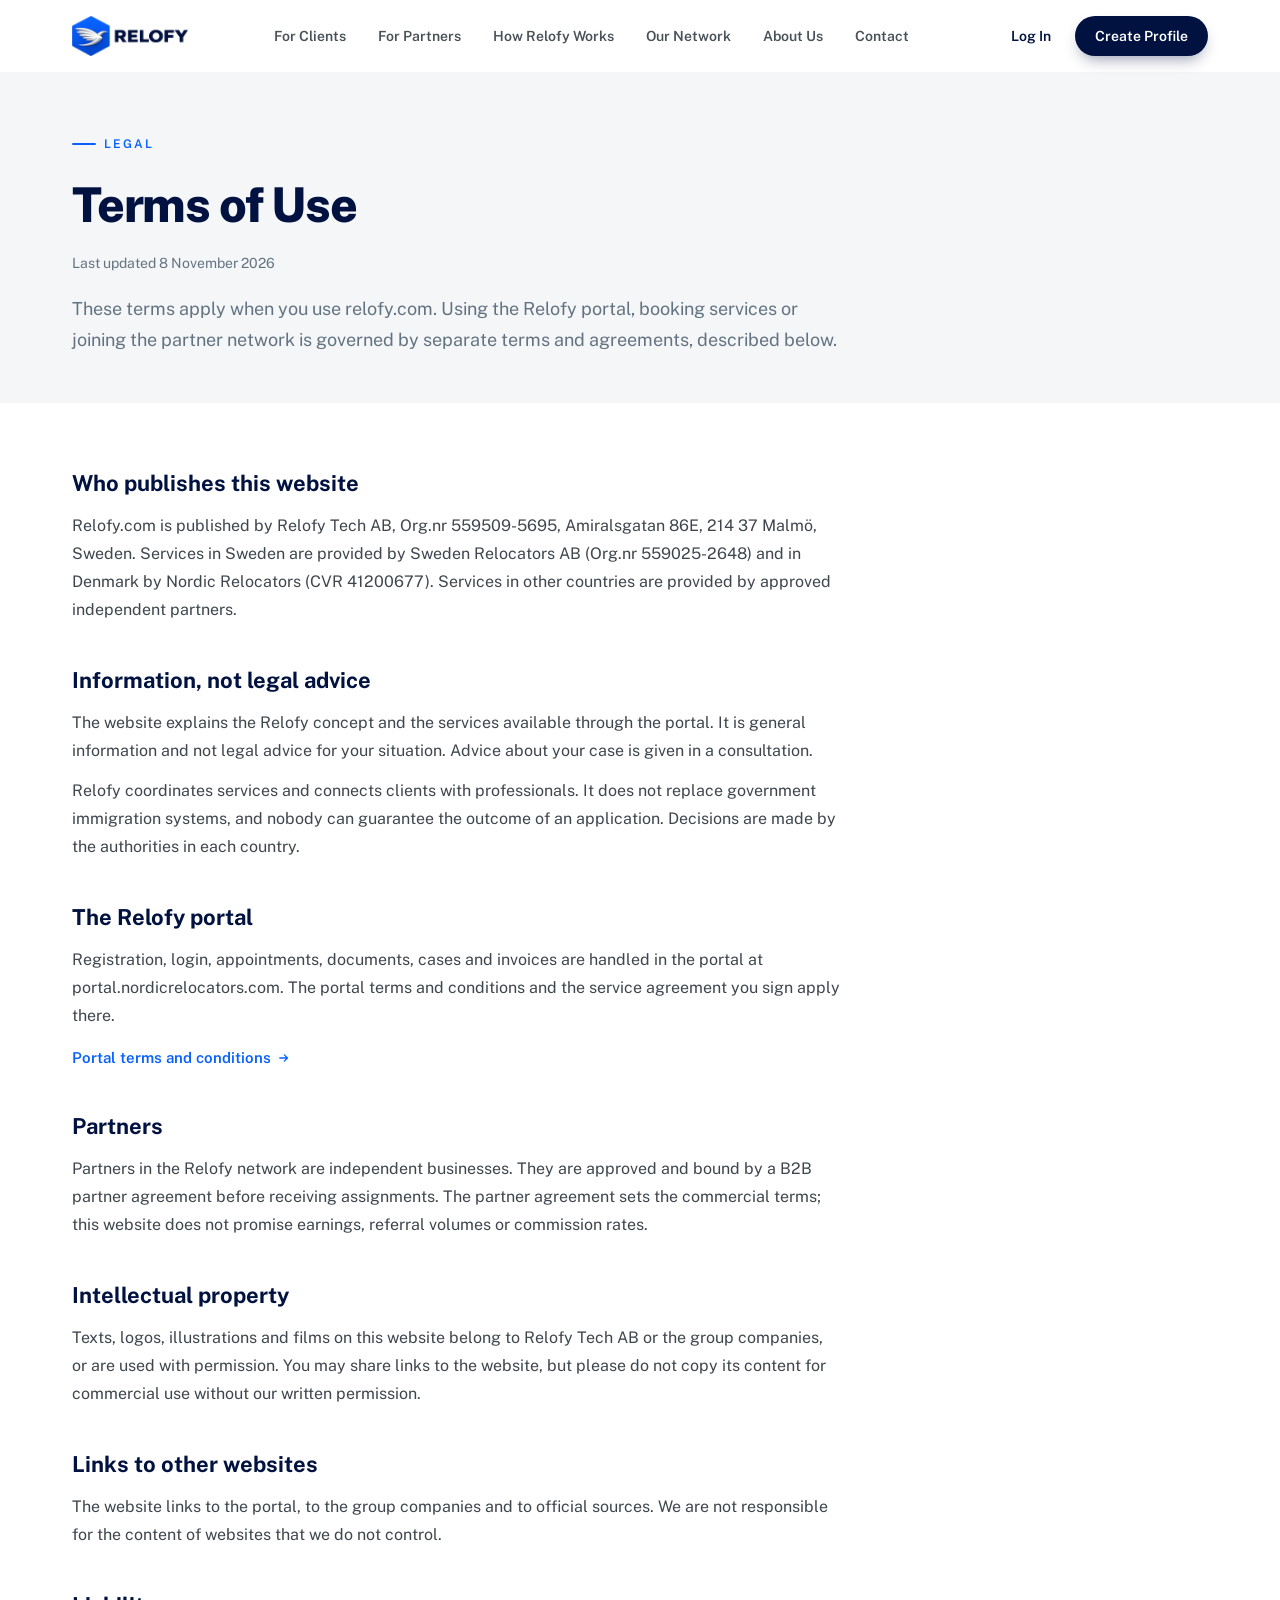
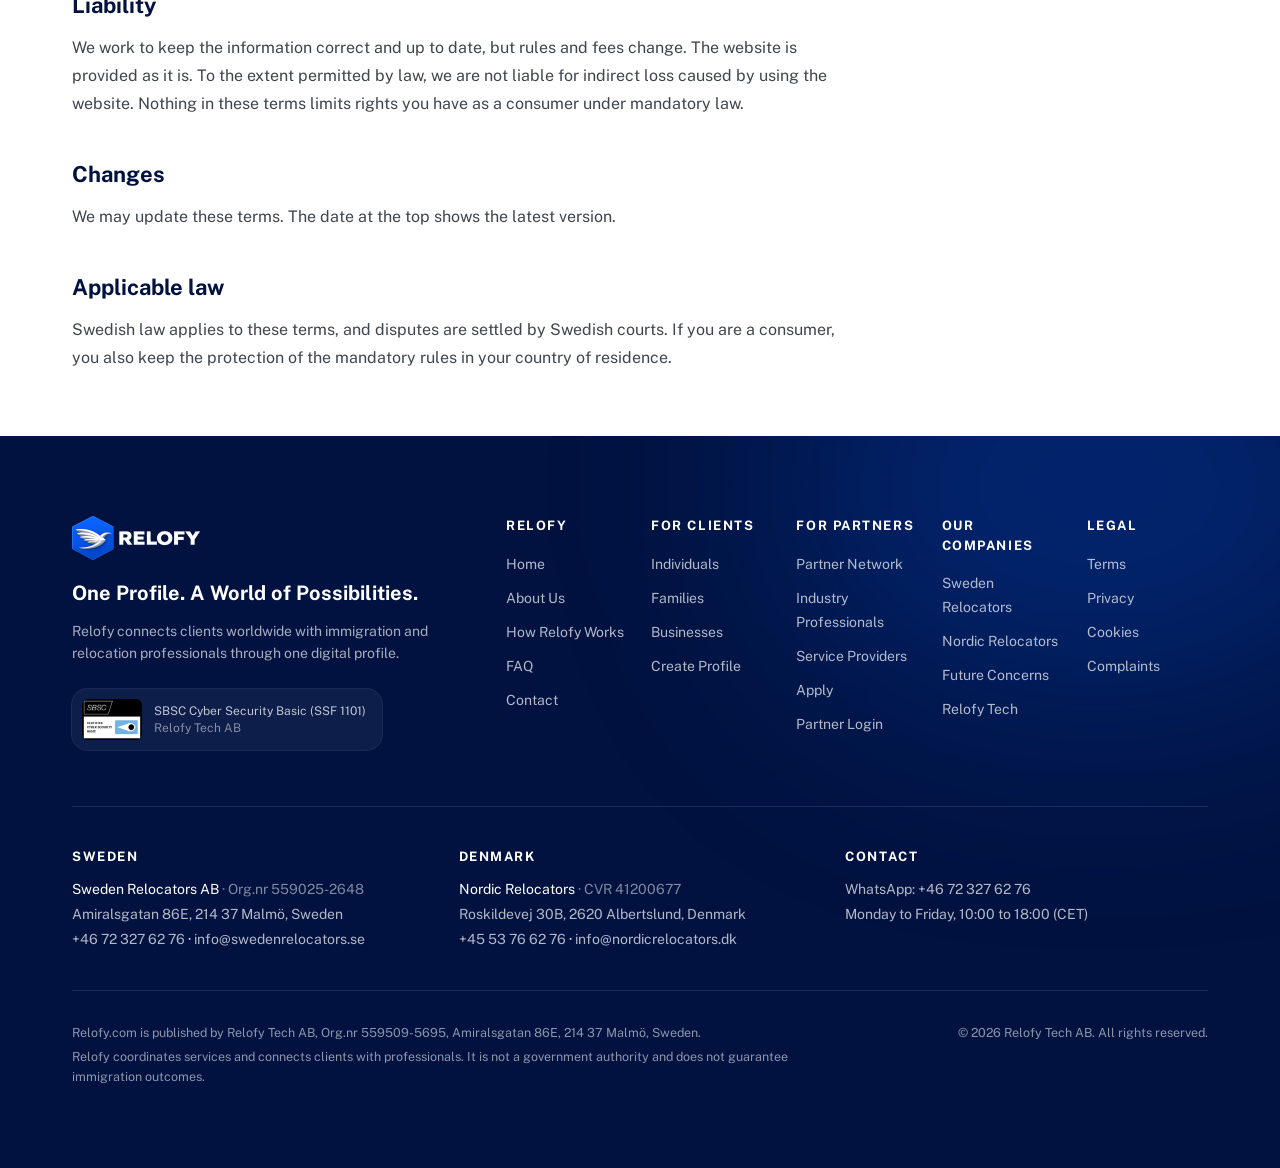
<file: terms/index.html>
<!DOCTYPE html><!--q58rFxs9zzglumJ2LudG5--><html lang="en"><head><meta charSet="utf-8"/><link rel="preconnect" href="/" crossorigin=""/><meta name="viewport" content="width=device-width, initial-scale=1"/><link rel="preload" as="image" href="/brand/relofy-logo-176.png"/><link rel="stylesheet" href="/_next/static/chunks/9854a5b32f59ee44.css" data-precedence="next"/><link rel="preload" as="script" fetchPriority="low" href="/_next/static/chunks/711d597b816a80c1.js"/><script src="/_next/static/chunks/236f7e5abd6f09ff.js" async=""></script><script src="/_next/static/chunks/d4b4a1ad90e2acdb.js" async=""></script><script src="/_next/static/chunks/24de5c848020e663.js" async=""></script><script src="/_next/static/chunks/turbopack-821b88e02b98bb36.js" async=""></script><script src="/_next/static/chunks/4cf11cb0bfa9869b.js" async=""></script><script src="/_next/static/chunks/ff1a16fafef87110.js" async=""></script><script src="/_next/static/chunks/7340adf74ff47ec0.js" async=""></script><script src="/_next/static/chunks/a492cba4ea49b337.js" async=""></script><meta name="next-size-adjust" content=""/><meta name="theme-color" content="#011240"/><title>Terms of Use · Relofy</title><meta name="description" content="The terms for using relofy.com: what the site is, how it relates to the Relofy portal and partner network, and which law applies."/><meta name="application-name" content="Relofy"/><link rel="manifest" href="/site.webmanifest"/><meta name="robots" content="index, follow"/><meta name="googlebot" content="index, follow, max-image-preview:large, max-snippet:-1"/><link rel="canonical" href="https://relofy.com/terms/"/><meta property="og:title" content="Terms of Use"/><meta property="og:description" content="The terms for using relofy.com: what the site is, how it relates to the Relofy portal and partner network, and which law applies."/><meta property="og:url" content="https://relofy.com/terms/"/><meta property="og:site_name" content="Relofy"/><meta property="og:image" content="https://relofy.com/og/relofy-og.png"/><meta property="og:image:width" content="1200"/><meta property="og:image:height" content="630"/><meta property="og:type" content="website"/><meta name="twitter:card" content="summary_large_image"/><meta name="twitter:title" content="Terms of Use"/><meta name="twitter:description" content="The terms for using relofy.com: what the site is, how it relates to the Relofy portal and partner network, and which law applies."/><meta name="twitter:image" content="https://relofy.com/og/relofy-og.png"/><link rel="icon" href="/favicon.ico" sizes="48x48"/><link rel="icon" href="/brand/icon-192.png" sizes="192x192" type="image/png"/><link rel="apple-touch-icon" href="/apple-touch-icon.png"/><script type="application/ld+json">[{"@context":"https://schema.org","@type":"Organization","@id":"https://relofy.com/#organization","name":"Relofy","legalName":"Relofy Tech AB","url":"https://relofy.com","logo":"https://relofy.com/brand/relofy-logo-352.png","slogan":"One Profile. A World of Possibilities.","description":"Relofy connects individuals, families, companies and professional partners through one digital profile for immigration, relocation and global mobility services.","identifier":{"@type":"PropertyValue","propertyID":"Organisationsnummer","value":"559509-5695"},"address":{"@type":"PostalAddress","streetAddress":"Amiralsgatan 86E","postalCode":"214 37","addressLocality":"Malmö","addressCountry":"SE"},"hasCredential":{"@type":"EducationalOccupationalCredential","name":"SBSC Cyber Security Basic (SSF 1101)","recognizedBy":{"@type":"Organization","name":"SBSC"}},"sameAs":["https://relofy.tech"],"subOrganization":[{"@type":"Organization","name":"Sweden Relocators AB","url":"https://swedenrelocators.se"},{"@type":"Organization","name":"Nordic Relocators","url":"https://nordicrelocators.dk"}],"contactPoint":[{"@type":"ContactPoint","contactType":"customer service","telephone":"+46723276276","email":"info@swedenrelocators.se","areaServed":"SE","availableLanguage":["English","Swedish","Urdu","Arabic"]},{"@type":"ContactPoint","contactType":"customer service","telephone":"+4553766276","email":"info@nordicrelocators.dk","areaServed":"DK","availableLanguage":["English","Danish"]}]},{"@context":"https://schema.org","@type":"WebSite","@id":"https://relofy.com/#website","url":"https://relofy.com","name":"Relofy","publisher":{"@id":"https://relofy.com/#organization"},"inLanguage":"en"}]</script><script src="/_next/static/chunks/a6dad97d9634a72d.js" noModule=""></script></head><body class="min-h-dvh bg-white"><div hidden=""><!--$--><!--/$--></div><header class="sticky top-0 z-50 transition-all duration-300 bg-white/0"><a href="#main" class="sr-only focus:not-sr-only focus:absolute focus:left-4 focus:top-3 focus:z-[60] focus:rounded-full focus:bg-navy focus:px-4 focus:py-2 focus:text-white">Skip to content</a><div class="mx-auto flex h-[72px] w-full max-w-[1200px] items-center justify-between gap-6 px-5 sm:px-8"><a class="flex shrink-0 items-center" aria-label="Relofy home" href="/"><img alt="Relofy" width="128" height="44" decoding="async" data-nimg="1" class="h-9 w-auto sm:h-10" style="color:transparent" src="/brand/relofy-logo-176.png"/></a><nav aria-label="Main" class="hidden items-center gap-1 xl:flex"><a class="rounded-full px-3.5 py-2 text-[14px] font-semibold transition-colors text-ink/80 hover:text-navy" href="/clients/">For Clients</a><a class="rounded-full px-3.5 py-2 text-[14px] font-semibold transition-colors text-ink/80 hover:text-navy" href="/partners/">For Partners</a><a class="rounded-full px-3.5 py-2 text-[14px] font-semibold transition-colors text-ink/80 hover:text-navy" href="/how-it-works/">How Relofy Works</a><a class="rounded-full px-3.5 py-2 text-[14px] font-semibold transition-colors text-ink/80 hover:text-navy" href="/network/">Our Network</a><a class="rounded-full px-3.5 py-2 text-[14px] font-semibold transition-colors text-ink/80 hover:text-navy" href="/about/">About Us</a><a class="rounded-full px-3.5 py-2 text-[14px] font-semibold transition-colors text-ink/80 hover:text-navy" href="/contact/">Contact</a></nav><div class="hidden items-center gap-2 xl:flex"><a href="https://portal.nordicrelocators.com/signin/" rel="noopener" class="rounded-full px-4 py-2 text-[14px] font-semibold text-navy hover:bg-[rgba(145,158,171,0.12)]">Log In</a><a href="https://portal.nordicrelocators.com/signup/?role=individual" rel="noopener" class="inline-flex h-10 items-center rounded-full bg-navy px-5 text-[14px] font-semibold text-white shadow-[0_8px_16px_-6px_rgba(1,18,64,0.45)] transition-colors hover:bg-navy-800">Create Profile</a></div><button type="button" aria-expanded="false" aria-controls="mobile-menu" aria-label="Open menu" class="relative flex h-11 w-11 items-center justify-center rounded-full text-navy hover:bg-[rgba(145,158,171,0.12)] xl:hidden"><span class="absolute h-[2px] w-5 rounded-full bg-current transition-all duration-300 -translate-y-[6px]"></span><span class="absolute h-[2px] w-5 rounded-full bg-current transition-all duration-300 "></span><span class="absolute h-[2px] w-5 rounded-full bg-current transition-all duration-300 translate-y-[6px]"></span></button></div><div id="mobile-menu" hidden="" class="h-[calc(100dvh-72px)] overflow-y-auto border-t border-line bg-white xl:hidden"><nav aria-label="Mobile" class="mx-auto flex max-w-[1200px] flex-col px-5 py-6 sm:px-8"><a class="border-b border-line py-4 text-[20px] font-bold text-navy" href="/">Home</a><a class="border-b border-line py-4 text-[20px] font-bold text-navy" href="/clients/">For Clients</a><a class="border-b border-line py-4 text-[20px] font-bold text-navy" href="/partners/">For Partners</a><a class="border-b border-line py-4 text-[20px] font-bold text-navy" href="/how-it-works/">How Relofy Works</a><a class="border-b border-line py-4 text-[20px] font-bold text-navy" href="/network/">Our Network</a><a class="border-b border-line py-4 text-[20px] font-bold text-navy" href="/about/">About Us</a><a class="border-b border-line py-4 text-[20px] font-bold text-navy" href="/contact/">Contact</a><a class="border-b border-line py-4 text-[20px] font-bold text-navy" href="/faq/">FAQ</a><div class="mt-8 grid gap-3"><a href="https://portal.nordicrelocators.com/signup/?role=individual" rel="noopener" class="flex h-12 items-center justify-center rounded-full bg-navy text-[15px] font-semibold text-white">Create Profile</a><a href="https://portal.nordicrelocators.com/signin/" rel="noopener" class="flex h-12 items-center justify-center rounded-full text-[15px] font-semibold text-navy ring-1 ring-inset ring-[#c9d2de]">Log In</a></div></nav></div></header><main id="main"><section class="bg-surface pb-12 pt-10 sm:pt-14"><div class="mx-auto w-full max-w-[1200px] px-5 sm:px-8 "><p class="mb-4 inline-flex items-center gap-2 text-[12px] font-semibold uppercase tracking-[0.16em] text-blue"><span aria-hidden="true" class="h-[2px] w-6 rounded-full bg-blue"></span>Legal</p><h1 class="text-[36px] font-extrabold tracking-[-0.025em] text-navy sm:text-[48px]">Terms of Use</h1><p class="mt-3 text-[14px] text-muted">Last updated <!-- -->8 November 2026</p><p class="text-[17px] leading-[1.7] sm:text-[18px] text-muted mt-5 max-w-3xl">These terms apply when you use relofy.com. Using the Relofy portal, booking services or joining the partner network is governed by separate terms and agreements, described below.</p></div></section><section class="bg-white py-14 sm:py-16"><div class="mx-auto w-full max-w-[1200px] px-5 sm:px-8 "><div class="max-w-3xl space-y-10"><div><h2 class="text-[22px] font-bold text-navy">Who publishes this website</h2><p class="mt-3 text-[16px] leading-[1.75] text-ink/85">Relofy.com is published by Relofy Tech AB, Org.nr 559509-5695, Amiralsgatan 86E, 214 37 Malmö, Sweden. Services in Sweden are provided by Sweden Relocators AB (Org.nr 559025-2648) and in Denmark by Nordic Relocators (CVR 41200677). Services in other countries are provided by approved independent partners.</p></div><div><h2 class="text-[22px] font-bold text-navy">Information, not legal advice</h2><p class="mt-3 text-[16px] leading-[1.75] text-ink/85">The website explains the Relofy concept and the services available through the portal. It is general information and not legal advice for your situation. Advice about your case is given in a consultation.</p><p class="mt-3 text-[16px] leading-[1.75] text-ink/85">Relofy coordinates services and connects clients with professionals. It does not replace government immigration systems, and nobody can guarantee the outcome of an application. Decisions are made by the authorities in each country.</p></div><div><h2 class="text-[22px] font-bold text-navy">The Relofy portal</h2><p class="mt-3 text-[16px] leading-[1.75] text-ink/85">Registration, login, appointments, documents, cases and invoices are handled in the portal at portal.nordicrelocators.com. The portal terms and conditions and the service agreement you sign apply there.</p><ul class="mt-4 flex flex-wrap gap-x-6 gap-y-2"><li><a href="https://portal.nordicrelocators.com/support-agreements/agreements/terms-and-conditions/" rel="noopener" class="inline-flex items-center gap-1.5 text-[15px] font-semibold text-blue hover:underline">Portal terms and conditions<!-- --> <svg viewBox="0 0 20 20" fill="none" aria-hidden="true" class="h-3.5 w-3.5"><path d="M4 10h11m0 0-4.5-4.5M15 10l-4.5 4.5" stroke="currentColor" stroke-width="1.9" stroke-linecap="round" stroke-linejoin="round"></path></svg></a></li></ul></div><div><h2 class="text-[22px] font-bold text-navy">Partners</h2><p class="mt-3 text-[16px] leading-[1.75] text-ink/85">Partners in the Relofy network are independent businesses. They are approved and bound by a B2B partner agreement before receiving assignments. The partner agreement sets the commercial terms; this website does not promise earnings, referral volumes or commission rates.</p></div><div><h2 class="text-[22px] font-bold text-navy">Intellectual property</h2><p class="mt-3 text-[16px] leading-[1.75] text-ink/85">Texts, logos, illustrations and films on this website belong to Relofy Tech AB or the group companies, or are used with permission. You may share links to the website, but please do not copy its content for commercial use without our written permission.</p></div><div><h2 class="text-[22px] font-bold text-navy">Links to other websites</h2><p class="mt-3 text-[16px] leading-[1.75] text-ink/85">The website links to the portal, to the group companies and to official sources. We are not responsible for the content of websites that we do not control.</p></div><div><h2 class="text-[22px] font-bold text-navy">Liability</h2><p class="mt-3 text-[16px] leading-[1.75] text-ink/85">We work to keep the information correct and up to date, but rules and fees change. The website is provided as it is. To the extent permitted by law, we are not liable for indirect loss caused by using the website. Nothing in these terms limits rights you have as a consumer under mandatory law.</p></div><div><h2 class="text-[22px] font-bold text-navy">Changes</h2><p class="mt-3 text-[16px] leading-[1.75] text-ink/85">We may update these terms. The date at the top shows the latest version.</p></div><div><h2 class="text-[22px] font-bold text-navy">Applicable law</h2><p class="mt-3 text-[16px] leading-[1.75] text-ink/85">Swedish law applies to these terms, and disputes are settled by Swedish courts. If you are a consumer, you also keep the protection of the mandatory rules in your country of residence.</p></div></div></div></section><!--$--><!--/$--></main><footer class="relative overflow-hidden bg-navy text-white"><div aria-hidden="true" class="pointer-events-none absolute -top-40 right-[-10%] h-[420px] w-[620px] rounded-full bg-blue/25 blur-[120px]"></div><div class="mx-auto w-full max-w-[1200px] px-5 sm:px-8 relative py-16 sm:py-20"><div class="grid gap-12 lg:grid-cols-[1.1fr_2fr]"><div><img alt="Relofy" loading="lazy" width="140" height="48" decoding="async" data-nimg="1" class="h-11 w-auto" style="color:transparent" src="/brand/relofy-logo-white-176.png"/><p class="mt-5 text-[20px] font-bold leading-snug">One Profile. A World of Possibilities.</p><p class="mt-3 max-w-sm text-[14px] leading-relaxed text-white/65">Relofy connects clients worldwide with immigration and relocation professionals through one digital profile.</p><a href="/logos/sbsc-certificate-relofy-tech.pdf" class="mt-6 inline-flex items-center gap-3 rounded-2xl bg-white/5 p-2.5 pr-4 ring-1 ring-white/10 transition hover:bg-white/10"><img alt="" loading="lazy" width="60" height="41" decoding="async" data-nimg="1" class="h-[41px] w-auto rounded-md bg-white" style="color:transparent" src="/logos/sbsc-badge.webp"/><span class="text-[12px] leading-snug text-white/75">SBSC Cyber Security Basic (SSF 1101)<br/><span class="text-white/50">Relofy Tech AB</span></span></a></div><div class="grid grid-cols-2 gap-x-6 gap-y-10 sm:grid-cols-3 lg:grid-cols-5"><div><p class="mb-4 text-[13px] font-bold uppercase tracking-[0.12em] text-white">Relofy</p><ul class="space-y-2.5"><li><a class="text-[14px] text-white/70 transition-colors hover:text-white" href="/">Home</a></li><li><a class="text-[14px] text-white/70 transition-colors hover:text-white" href="/about/">About Us</a></li><li><a class="text-[14px] text-white/70 transition-colors hover:text-white" href="/how-it-works/">How Relofy Works</a></li><li><a class="text-[14px] text-white/70 transition-colors hover:text-white" href="/faq/">FAQ</a></li><li><a class="text-[14px] text-white/70 transition-colors hover:text-white" href="/contact/">Contact</a></li></ul></div><div><p class="mb-4 text-[13px] font-bold uppercase tracking-[0.12em] text-white">For Clients</p><ul class="space-y-2.5"><li><a class="text-[14px] text-white/70 transition-colors hover:text-white" href="/clients/#individuals">Individuals</a></li><li><a class="text-[14px] text-white/70 transition-colors hover:text-white" href="/clients/#families">Families</a></li><li><a class="text-[14px] text-white/70 transition-colors hover:text-white" href="/clients/#businesses">Businesses</a></li><li><a href="https://portal.nordicrelocators.com/signup/?role=individual" rel="noopener" class="text-[14px] text-white/70 transition-colors hover:text-white">Create Profile</a></li></ul></div><div><p class="mb-4 text-[13px] font-bold uppercase tracking-[0.12em] text-white">For Partners</p><ul class="space-y-2.5"><li><a class="text-[14px] text-white/70 transition-colors hover:text-white" href="/partners/">Partner Network</a></li><li><a class="text-[14px] text-white/70 transition-colors hover:text-white" href="/partners/#professionals">Industry Professionals</a></li><li><a class="text-[14px] text-white/70 transition-colors hover:text-white" href="/partners/#providers">Service Providers</a></li><li><a href="https://portal.nordicrelocators.com/partner-signup/" rel="noopener" class="text-[14px] text-white/70 transition-colors hover:text-white">Apply</a></li><li><a href="https://portal.nordicrelocators.com/signin/" rel="noopener" class="text-[14px] text-white/70 transition-colors hover:text-white">Partner Login</a></li></ul></div><div><p class="mb-4 text-[13px] font-bold uppercase tracking-[0.12em] text-white">Our Companies</p><ul class="space-y-2.5"><li><a href="https://swedenrelocators.se" rel="noopener" class="text-[14px] text-white/70 transition-colors hover:text-white">Sweden Relocators</a></li><li><a href="https://nordicrelocators.dk" rel="noopener" class="text-[14px] text-white/70 transition-colors hover:text-white">Nordic Relocators</a></li><li><a href="https://futureconcerns.eu" rel="noopener" class="text-[14px] text-white/70 transition-colors hover:text-white">Future Concerns</a></li><li><a href="https://relofy.tech" rel="noopener" class="text-[14px] text-white/70 transition-colors hover:text-white">Relofy Tech</a></li></ul></div><div><p class="mb-4 text-[13px] font-bold uppercase tracking-[0.12em] text-white">Legal</p><ul class="space-y-2.5"><li><a class="text-[14px] text-white/70 transition-colors hover:text-white" href="/terms/">Terms</a></li><li><a class="text-[14px] text-white/70 transition-colors hover:text-white" href="/privacy/">Privacy</a></li><li><a class="text-[14px] text-white/70 transition-colors hover:text-white" href="/cookies/">Cookies</a></li><li><a class="text-[14px] text-white/70 transition-colors hover:text-white" href="/complaints/">Complaints</a></li></ul></div></div></div><div class="mt-14 grid gap-6 border-t border-white/10 pt-10 sm:grid-cols-2 lg:grid-cols-3"><address class="not-italic"><p class="text-[13px] font-bold uppercase tracking-[0.12em]">Sweden</p><p class="mt-3 text-[14px] text-white">Sweden Relocators AB<!-- --> <span class="text-white/50">· <!-- -->Org.nr 559025-2648</span></p><p class="mt-1 text-[14px] text-white/70">Amiralsgatan 86E, 214 37 Malmö, Sweden</p><p class="mt-1 text-[14px]"><a href="tel:+46723276276" class="text-white/70 hover:text-white">+46 72 327 62 76</a> · <a href="mailto:info@swedenrelocators.se" class="text-white/70 hover:text-white">info@swedenrelocators.se</a></p></address><address class="not-italic"><p class="text-[13px] font-bold uppercase tracking-[0.12em]">Denmark</p><p class="mt-3 text-[14px] text-white">Nordic Relocators<!-- --> <span class="text-white/50">· <!-- -->CVR 41200677</span></p><p class="mt-1 text-[14px] text-white/70">Roskildevej 30B, 2620 Albertslund, Denmark</p><p class="mt-1 text-[14px]"><a href="tel:+4553766276" class="text-white/70 hover:text-white">+45 53 76 62 76</a> · <a href="mailto:info@nordicrelocators.dk" class="text-white/70 hover:text-white">info@nordicrelocators.dk</a></p></address><div><p class="text-[13px] font-bold uppercase tracking-[0.12em]">Contact</p><p class="mt-3 text-[14px] text-white/70">WhatsApp: <a href="https://wa.me/46723276276" rel="noopener" class="hover:text-white">+46 72 327 62 76</a></p><p class="mt-1 text-[14px] text-white/70">Monday to Friday, 10:00 to 18:00 (CET)</p></div></div><div class="mt-10 flex flex-col gap-3 border-t border-white/10 pt-8 text-[12.5px] leading-relaxed text-white/55 lg:flex-row lg:items-start lg:justify-between"><div class="max-w-3xl space-y-1"><p>Relofy.com is published by Relofy Tech AB, Org.nr 559509-5695, Amiralsgatan 86E, 214 37 Malmö, Sweden.</p><p>Relofy coordinates services and connects clients with professionals. It is not a government authority and does not guarantee immigration outcomes.</p></div><div class="flex shrink-0 items-center gap-4"><p>© <!-- -->2026<!-- --> Relofy Tech AB. <!-- -->All rights reserved.</p></div></div></div></footer><script src="/_next/static/chunks/711d597b816a80c1.js" id="_R_" async=""></script><script>(self.__next_f=self.__next_f||[]).push([0])</script><script>self.__next_f.push([1,"1:\"$Sreact.fragment\"\n3:I[70119,[\"/_next/static/chunks/4cf11cb0bfa9869b.js\"],\"default\"]\na:I[68027,[\"/_next/static/chunks/ff1a16fafef87110.js\",\"/_next/static/chunks/7340adf74ff47ec0.js\"],\"default\"]\n:HL[\"/_next/static/chunks/9854a5b32f59ee44.css\",\"style\"]\n:HC[\"/\",\"\"]\n2:T68f,"])</script><script>self.__next_f.push([1,"[{\"@context\":\"https://schema.org\",\"@type\":\"Organization\",\"@id\":\"https://relofy.com/#organization\",\"name\":\"Relofy\",\"legalName\":\"Relofy Tech AB\",\"url\":\"https://relofy.com\",\"logo\":\"https://relofy.com/brand/relofy-logo-352.png\",\"slogan\":\"One Profile. A World of Possibilities.\",\"description\":\"Relofy connects individuals, families, companies and professional partners through one digital profile for immigration, relocation and global mobility services.\",\"identifier\":{\"@type\":\"PropertyValue\",\"propertyID\":\"Organisationsnummer\",\"value\":\"559509-5695\"},\"address\":{\"@type\":\"PostalAddress\",\"streetAddress\":\"Amiralsgatan 86E\",\"postalCode\":\"214 37\",\"addressLocality\":\"Malmö\",\"addressCountry\":\"SE\"},\"hasCredential\":{\"@type\":\"EducationalOccupationalCredential\",\"name\":\"SBSC Cyber Security Basic (SSF 1101)\",\"recognizedBy\":{\"@type\":\"Organization\",\"name\":\"SBSC\"}},\"sameAs\":[\"https://relofy.tech\"],\"subOrganization\":[{\"@type\":\"Organization\",\"name\":\"Sweden Relocators AB\",\"url\":\"https://swedenrelocators.se\"},{\"@type\":\"Organization\",\"name\":\"Nordic Relocators\",\"url\":\"https://nordicrelocators.dk\"}],\"contactPoint\":[{\"@type\":\"ContactPoint\",\"contactType\":\"customer service\",\"telephone\":\"+46723276276\",\"email\":\"info@swedenrelocators.se\",\"areaServed\":\"SE\",\"availableLanguage\":[\"English\",\"Swedish\",\"Urdu\",\"Arabic\"]},{\"@type\":\"ContactPoint\",\"contactType\":\"customer service\",\"telephone\":\"+4553766276\",\"email\":\"info@nordicrelocators.dk\",\"areaServed\":\"DK\",\"availableLanguage\":[\"English\",\"Danish\"]}]},{\"@context\":\"https://schema.org\",\"@type\":\"WebSite\",\"@id\":\"https://relofy.com/#website\",\"url\":\"https://relofy.com\",\"name\":\"Relofy\",\"publisher\":{\"@id\":\"https://relofy.com/#organization\"},\"inLanguage\":\"en\"}]"])</script><script>self.__next_f.push([1,"0:{\"P\":null,\"b\":\"q58rFxs9zzglumJ2LudG5\",\"c\":[\"\",\"terms\",\"\"],\"q\":\"\",\"i\":false,\"f\":[[[\"\",{\"children\":[\"terms\",{\"children\":[\"__PAGE__\",{}]}]},\"$undefined\",\"$undefined\",true],[[\"$\",\"$1\",\"c\",{\"children\":[[[\"$\",\"link\",\"0\",{\"rel\":\"stylesheet\",\"href\":\"/_next/static/chunks/9854a5b32f59ee44.css\",\"precedence\":\"next\",\"crossOrigin\":\"$undefined\",\"nonce\":\"$undefined\"}],[\"$\",\"script\",\"script-0\",{\"src\":\"/_next/static/chunks/4cf11cb0bfa9869b.js\",\"async\":true,\"nonce\":\"$undefined\"}]],[\"$\",\"html\",null,{\"lang\":\"en\",\"children\":[[\"$\",\"head\",null,{\"children\":[\"$\",\"script\",null,{\"type\":\"application/ld+json\",\"dangerouslySetInnerHTML\":{\"__html\":\"$2\"}}]}],[\"$\",\"body\",null,{\"className\":\"min-h-dvh bg-white\",\"children\":[[\"$\",\"$L3\",null,{\"t\":{\"locale\":\"en\",\"meta\":{\"titleTemplate\":\"%s · Relofy\",\"defaultTitle\":\"Relofy: One Profile for Relocation, Immigration and Global Mobility\",\"defaultDescription\":\"Relofy connects individuals, families, companies and professional partners through one digital profile for immigration, relocation and global mobility services.\"},\"nav\":{\"home\":\"Home\",\"clients\":\"For Clients\",\"partners\":\"For Partners\",\"how\":\"How Relofy Works\",\"network\":\"Our Network\",\"about\":\"About Us\",\"contact\":\"Contact\",\"faq\":\"FAQ\",\"login\":\"Log In\",\"createProfile\":\"Create Profile\",\"menu\":\"Open menu\",\"close\":\"Close menu\",\"skip\":\"Skip to content\"},\"common\":{\"createProfile\":\"Create Your Profile\",\"bookAppointment\":\"Book an Appointment\",\"becomePartner\":\"Become a Partner\",\"partnerLogin\":\"Partner Login\",\"login\":\"Log In\",\"howItWorks\":\"How Relofy Works\",\"watch\":\"Play film\",\"filmNote\":\"Film with music and on-screen text. Press play to watch.\",\"filmSoon\":\"Film coming soon\",\"filmBySweden\":\"Film by Sweden Relocators, the Swedish company in the Relofy network.\",\"learnMore\":\"Learn more\",\"opensPortal\":\"opens the Relofy portal\",\"illustrative\":\"Illustrative example, not a statement of current service availability.\"},\"home\":{\"hero\":{\"eyebrow\":\"Relofy · One Profile. Global Mobility.\",\"title\":\"Relocate from Anywhere to Anywhere.\",\"subtitle\":\"One digital profile connects you to immigration, relocation and global mobility services across borders. Wherever life takes you, Relofy helps you find the right professional support.\",\"primary\":\"Create Your Profile\",\"secondary\":\"How Relofy Works\",\"trust\":\"Built on the platform already used by Sweden Relocators and Nordic Relocators clients.\",\"card\":{\"title\":\"Your Relofy profile\",\"subtitle\":\"Travels with you\",\"rows\":[\"Family members linked\",\"Immigration history saved\",\"Documents in one place\"],\"destination\":\"Next destination\"},\"mapLabel\":\"An illustrative route on a world map: Lahore to Stockholm, Copenhagen and Toronto.\"},\"audiences\":{\"title\":\"Two ways into Relofy\",\"clients\":{\"label\":\"I'm relocating\",\"audience\":\"For individuals, families and businesses\",\"title\":\"Your Next Destination Starts Here.\",\"text\":\"Whether you are relocating for work, family, education, business or a new opportunity, Relofy connects you with the right professionals through one digital platform.\",\"tagline\":\"One profile. Multiple countries. Long-term support.\",\"cta\":\"Explore Relofy for Clients\",\"cta2\":\"Create Your Profile\"},\"partners\":{\"label\":\"I'm a professional partner\",\"audience\":\"For immigration professionals and relocation service providers\",\"title\":\"Your Expertise. A Global Network.\",\"text\":\"Join an international network of immigration professionals and relocation service providers. Connect with qualified opportunities, collaborate across borders and grow your business through Relofy.\",\"tagline\":\"More connections. More opportunities. One professional network.\",\"cta\":\"Explore Relofy for Partners\",\"cta2\":\"Become a Partner\"}},\"problem\":{\"eyebrow\":\"The problem we solve\",\"title\":\"Moving Countries Shouldn't Mean Starting Over.\",\"before\":{\"title\":\"The usual way\",\"text\":\"Every move starts from zero: new consultants, new accounts and the same documents uploaded again.\",\"items\":[\"Immigration consultant\",\"Lawyer\",\"Housing agent\",\"Moving company\",\"New account\",\"Same documents again\"]},\"after\":{\"title\":\"The Relofy way\",\"text\":\"One profile, connected services and a team that coordinates the professionals for you, now and for your next relocation.\",\"items\":[\"One profile\",\"Connected services\",\"Professional coordination\",\"Ready for the next move\"]}},\"journey\":{\"eyebrow\":\"One profile, multiple destinations\",\"title\":\"The client changes countries, not platforms.\",\"text\":\"Your Relofy account and relevant history stay with you. Each new destination gets its own assessment and the services that fit it.\",\"stops\":[{\"code\":\"PK\",\"country\":\"Pakistan\",\"label\":\"Profile created\",\"detail\":\"Family, education and immigration history added once.\"},{\"code\":\"SE\",\"country\":\"Sweden\",\"label\":\"First relocation\",\"detail\":\"Assessment, permit and settling in, coordinated by our Swedish team.\"},{\"code\":\"DK\",\"country\":\"Denmark\",\"label\":\"Next move\",\"detail\":\"A new assessment for Denmark, with the profile already in place.\"},{\"code\":\"CA\",\"country\":\"Canada\",\"label\":\"Future destination\",\"detail\":\"Handled through an approved independent partner in the network.\"}],\"note\":\"Illustrative journey. It does not describe current service availability in every country.\"},\"steps\":{\"eyebrow\":\"How it works\",\"title\":\"Six steps from first profile to your next relocation\",\"items\":[{\"title\":\"Create your digital profile\",\"text\":\"Sign up once in the Relofy portal.\"},{\"title\":\"Add your family and immigration history\",\"text\":\"Co-applicants, previous permits and documents in one place.\"},{\"title\":\"Book an appointment\",\"text\":\"Choose a consultation time that suits you.\"},{\"title\":\"Discuss your background, goals and challenges\",\"text\":\"We listen first, then explain the realistic options.\"},{\"title\":\"Connect with the right team or approved partner\",\"text\":\"Our Nordic teams or a vetted partner in your destination.\"},{\"title\":\"Manage your services and future relocations\",\"text\":\"Follow your case, documents and invoices, and come back for the next move.\"}]},\"services\":{\"eyebrow\":\"Global services\",\"title\":\"Everything a relocation needs, coordinated through one profile\",\"text\":\"Choose a service to start in the portal. Sweden and Denmark are handled by our Nordic operations; other destinations through approved partners.\",\"items\":[{\"key\":\"immigration\",\"title\":\"Immigration \u0026 Residence Permits\",\"text\":\"Work, family, study and residence permits, extensions and appeals.\",\"href\":\"https://portal.nordicrelocators.com/pre-assessment-and-guide/assessment/\",\"img\":\"/img/id-card-3d.webp\"},{\"key\":\"relocation\",\"title\":\"International Relocation\",\"text\":\"A planned move from your current country to the next, step by step.\",\"href\":\"/clients/\",\"img\":\"/img/globe-plane-3d.webp\"},{\"key\":\"corporate\",\"title\":\"Corporate Mobility\",\"text\":\"Employee relocation and immigration managed from one company account.\",\"href\":\"https://portal.nordicrelocators.com/signup/?role=corporate\",\"img\":\"/img/briefcase-globe-3d.webp\"},{\"key\":\"recruitment\",\"title\":\"Recruitment \u0026 Manpower\",\"text\":\"International talent and job opportunities through the group.\",\"href\":\"https://portal.nordicrelocators.com/manpower-solutions/jobs/\",\"img\":\"/img/assessment-3d.webp\"},{\"key\":\"housing\",\"title\":\"Housing \u0026 Destination Services\",\"text\":\"Short stays, long-term rentals and help settling into a new city.\",\"href\":\"https://portal.nordicrelocators.com/property-management/housing/\",\"img\":\"/img/house-3d.webp\"},{\"key\":\"legal\",\"title\":\"Legal \u0026 Professional Referrals\",\"text\":\"Consultations and referrals to qualified professionals when a case needs them.\",\"href\":\"https://portal.nordicrelocators.com/management/appointments/book/\",\"img\":\"/img/legal-3d.webp\"},{\"key\":\"logistics\",\"title\":\"Logistics \u0026 Moving\",\"text\":\"Moving companies, pet relocation and insurance through approved providers.\",\"href\":\"https://portal.nordicrelocators.com/external-relocation-services/send-request/\",\"img\":\"/img/suitcase-3d.webp\"},{\"key\":\"business\",\"title\":\"Business \u0026 Investment Support\",\"text\":\"Company registration, business permits and investment routes.\",\"href\":\"https://portal.nordicrelocators.com/business-solutions/business/\",\"img\":\"/img/cities-3d.webp\"}]},\"network\":{\"eyebrow\":\"Our network\",\"title\":\"Established Nordic companies behind a global platform\",\"text\":\"Relofy grew out of real relocation work. Our Nordic companies handle Sweden and Denmark directly, and approved independent partners extend the network to other countries.\",\"cards\":{\"sweden\":\"Swedish immigration and relocation services.\",\"denmark\":\"Danish immigration and relocation services.\",\"partners\":\"International professional and service-provider connections.\",\"partnersTitle\":\"Relofy Partner Network\"},\"cta\":\"Explore the network\"},\"clientFilm\":{\"eyebrow\":\"Introducing Relofy\",\"title\":\"Your destination changes. Your profile stays.\",\"text\":\"One secure profile, the right professionals and every destination. See in about a minute how one profile carries you from the first consultation to settling in, and onwards to your next move.\"},\"partnerPreview\":{\"eyebrow\":\"Partner network\",\"title\":\"Bring opportunities. Receive opportunities.\",\"text\":\"Approved professionals and service providers work through the same portal. A partner can introduce a client who needs help in another country, and an approved partner there handles the work.\",\"points\":[\"Structured case referrals\",\"Referral attribution under the partner terms\",\"Assignments and quotes in one dashboard\",\"Training through the Partner Academy\"],\"cta\":\"Discover the Partner Network\",\"imageAlt\":\"The Relofy portal: how a partner case moves from sign-up to assignment and completion.\"},\"final\":{\"title\":\"Your Next Destination Is Just the Beginning.\",\"text\":\"Create your profile today and keep it for every move that follows.\",\"primary\":\"Create Your Profile\",\"secondary\":\"Book an Appointment\"}},\"clients\":{\"meta\":{\"title\":\"For Clients: One Profile for Every Relocation\",\"description\":\"Create one Relofy profile for yourself, your family or your company: book a consultation, connect with professionals and manage every relocation in one portal.\"},\"hero\":{\"eyebrow\":\"For clients\",\"title\":\"Your Global Relocation Journey. One Digital Profile.\",\"text\":\"Relofy brings individuals, families and companies together with the right immigration and relocation professionals, in one secure portal that stays with you after the first move.\"},\"groups\":{\"title\":\"Who Relofy is for\",\"items\":[{\"key\":\"individuals\",\"title\":\"Individuals\",\"text\":\"People relocating for employment, education, business, family or another permitted immigration purpose.\",\"img\":\"/img/pin-3d.webp\"},{\"key\":\"families\",\"title\":\"Families\",\"text\":\"Add co-applicants and family information once, so family-related immigration and relocation services are coordinated together.\",\"img\":\"/img/family-3d.webp\"},{\"key\":\"businesses\",\"title\":\"Corporate clients\",\"text\":\"Companies manage employee relocation and immigration requirements through the existing corporate portal.\",\"img\":\"/img/people-data.webp\"}]},\"benefits\":{\"eyebrow\":\"What you get\",\"title\":\"One account that grows with you\",\"items\":[\"Create one account\",\"Keep your relevant immigration history\",\"Add family members\",\"Book consultations\",\"Reach professionals in different destinations\",\"Manage service requests\",\"Upload and organise documents\",\"Communicate through the portal\",\"See invoices and case updates\",\"Come back for future relocations\"],\"imageAlt\":\"A 3D safe: documents stored securely in your profile.\"},\"consultation\":{\"eyebrow\":\"Our core process\",\"title\":\"Every case starts with a consultation\",\"text\":\"Before anything is filed or booked, we take the time to understand the whole picture.\",\"steps\":[{\"title\":\"Background\",\"text\":\"We review your nationality, current residence, immigration history, family circumstances and relevant professional background.\"},{\"title\":\"Goals \u0026 Current Issues\",\"text\":\"We identify the intended destination, the purpose of the move, current difficulties, deadlines and practical needs.\"},{\"title\":\"Solutions\",\"text\":\"We explain the relevant pathways, professional service options, possible requirements and next steps.\"}],\"after\":\"After the consultation, suitable cases are handled by our own teams or coordinated with an approved partner.\",\"imageAlt\":\"Two consultants reviewing a client case together.\"},\"film\":{\"eyebrow\":\"Client film\",\"title\":\"See the client journey\",\"text\":\"A short film about the services clients use through the portal, from permits and family to housing and settling in.\"},\"corporate\":{\"eyebrow\":\"For companies\",\"title\":\"International workforce mobility from one company account\",\"text\":\"HR teams add employees, follow each case and see documents, appointments and invoices in the corporate dashboard, while every relocating employee gets a personal profile.\",\"cta\":\"Create a company account\"},\"cta\":{\"title\":\"Ready when you are\",\"text\":\"Create your profile, book your consultation, or log in if you already have an account.\",\"primary\":\"Create Your Profile\",\"secondary\":\"Book Your Consultation\",\"tertiary\":\"Already have an account? Log in\"}},\"partners\":{\"meta\":{\"title\":\"For Partners: Join the Relofy Partner Network\",\"description\":\"Immigration professionals and relocation service providers: join the Relofy network, receive structured referrals, collaborate across borders and grow through one portal.\"},\"hero\":{\"eyebrow\":\"For partners\",\"title\":\"Local Expertise. Global Opportunities.\",\"text\":\"Join Relofy and connect your professional services with clients and business opportunities across borders.\"},\"categories\":{\"title\":\"Two partner categories, one workflow\",\"items\":[{\"key\":\"professionals\",\"title\":\"Industry Professionals\",\"audience\":\"Immigration advisers, law firms, global mobility consultants and other specialist professionals.\",\"text\":\"Approved professionals may receive qualified cases, handle assigned professional work, communicate through the portal and take part in the referral network.\",\"img\":\"/img/people-professional.webp\"},{\"key\":\"providers\",\"title\":\"Service Providers\",\"audience\":\"Logistics, housing, destination services, pet relocation, insurance-related referrals and other practical service companies.\",\"text\":\"Approved service providers may receive service requests, prepare quotations and deliver the agreed services.\",\"img\":\"/img/insurance-3d.webp\"}]},\"b2b\":{\"eyebrow\":\"The Relofy B2B network\",\"title\":\"Partners bring opportunities and receive them\",\"text\":\"A partner may introduce a client who needs immigration services in another country. An approved professional in the destination handles the assignment, and other providers may deliver additional relocation services.\",\"nodes\":{\"referrer\":\"Referring partner\",\"referrerNote\":\"Introduces the client\",\"relofy\":\"Relofy\",\"relofyNote\":\"Coordinates the case\",\"processor\":\"Processing professional\",\"processorNote\":\"Handles the assignment\",\"providers\":\"Service providers\",\"providersNote\":\"Housing, moving, insurance\"},\"flows\":{\"referral\":\"Referral attribution\",\"fee\":\"Service fee\",\"request\":\"Service requests\"},\"notes\":[\"The referring partner keeps referral attribution under the agreed partner terms.\",\"The processing partner is paid for the work performed.\",\"Referral commissions and service fees are separate commercial arrangements.\"]},\"benefits\":{\"eyebrow\":\"Partner benefits\",\"title\":\"Why professionals join\",\"items\":[\"International client opportunities\",\"Professional collaboration\",\"Structured case referrals\",\"Cross-border service opportunities\",\"Long-term referral relationships\",\"A dedicated partner dashboard\",\"Service and country management\",\"The Partner Academy\",\"Approved assignment management\",\"Room to grow with the network\"],\"imageAlt\":\"A professional celebrating a successful collaboration.\",\"note\":\"Relofy does not promise earnings, referral volumes or commission rates. Commercial terms are agreed in the partner agreement.\"},\"onboarding\":{\"eyebrow\":\"Partner onboarding\",\"title\":\"From application to your partner dashboard\",\"text\":\"Every application is reviewed before approval, so clients can trust the professionals they meet through Relofy.\",\"steps\":[\"Apply\",\"Verification\",\"Agreement\",\"Approval\",\"Training\",\"Partner Dashboard\"],\"details\":[\"Choose your partner category and services in the portal.\",\"We check your company and professional details.\",\"You sign the B2B partner agreement.\",\"Your profile, services and countries are approved.\",\"You complete the Partner Academy modules.\",\"You receive assignments and requests in your dashboard.\"],\"imageAlt\":\"The partner sign-up screen in the Relofy portal, where you choose Industry Professional or Service Provider.\"},\"academy\":{\"eyebrow\":\"Partner Academy\",\"title\":\"Training and assessments inside the portal\",\"text\":\"Approved partners get access to training and assessments through the existing portal, so every partner works to the same standard and knows how cases move through the platform.\"},\"film\":{\"eyebrow\":\"Partner film\",\"title\":\"Bring opportunities. Receive opportunities. Grow together.\",\"text\":\"Two ways to partner, clients who arrive prepared, referrals across borders and one partner portal. See how the Relofy Partner Network works in under a minute and a half.\"},\"cta\":{\"title\":\"Grow with the Relofy network\",\"text\":\"Apply in the portal. We review every application and get back to you with the next steps.\",\"primary\":\"Apply to Join Relofy\",\"secondary\":\"Partner Login\"}},\"how\":{\"meta\":{\"title\":\"How Relofy Works: One Profile, Connected Services\",\"description\":\"How Relofy works for clients and partners: create one profile, book a consultation, connect with the right team or approved partner and manage future relocations.\"},\"hero\":{\"eyebrow\":\"How Relofy works\",\"title\":\"One profile. A coordinated service journey.\",\"text\":\"Relofy connects you with appropriate professionals and coordinates your service journey. It does not replace government immigration systems or guarantee immigration outcomes.\"},\"journey\":{\"title\":\"The client journey, step by step\",\"steps\":[{\"title\":\"Create your digital profile\",\"text\":\"Sign up in the portal as an individual or a company. Your profile is the base for every service you use later.\"},{\"title\":\"Add family and immigration history\",\"text\":\"Add co-applicants, previous permits, education and documents. You add them once and keep them up to date.\"},{\"title\":\"Book an appointment\",\"text\":\"Pick a consultation time in the portal. You receive the meeting details and can prepare documents in advance.\"},{\"title\":\"Discuss background, goals and challenges\",\"text\":\"We go through your background, your goals and any difficulties or deadlines, and explain the realistic options.\"},{\"title\":\"Connect with the right team or partner\",\"text\":\"Sweden and Denmark are handled by our Nordic operations where available. Other destinations are coordinated with approved independent partners.\"},{\"title\":\"Manage services and future relocations\",\"text\":\"Follow cases, documents, messages and invoices in the portal. When life takes you somewhere new, you start from your existing profile.\"}],\"screenAlt\":\"The appointments calendar in the Relofy portal.\",\"documentsAlt\":\"A consultant organising client documents.\"},\"roles\":{\"title\":\"Who does what\",\"items\":[{\"title\":\"You\",\"text\":\"Keep your profile and documents up to date and decide which services to use.\"},{\"title\":\"Relofy team\",\"text\":\"Reviews your case, explains the options and coordinates the professionals involved.\"},{\"title\":\"Nordic operations\",\"text\":\"Sweden Relocators and Nordic Relocators handle services in Sweden and Denmark where available.\"},{\"title\":\"Approved partners\",\"text\":\"Independent professionals and providers handle assignments in other countries under partner agreements.\"}]},\"privacy\":{\"title\":\"Your profile and your privacy\",\"text\":\"Your profile remains available for future services and relocations, subject to privacy requirements and the updates each new case needs. Partners only see the information relevant to the service they are assigned.\",\"cert\":\"The platform is developed by Relofy Tech AB, certified to SBSC Cyber Security Basic (SSF 1101).\",\"certLink\":\"View the certificate (PDF)\"}},\"networkPage\":{\"meta\":{\"title\":\"Our Network: Sweden Relocators, Nordic Relocators and Partners\",\"description\":\"The companies behind Relofy: Sweden Relocators in Sweden, Nordic Relocators in Denmark, Future Concerns for recruitment and Relofy Tech for the platform.\"},\"hero\":{\"eyebrow\":\"Our network\",\"title\":\"Real companies. One connected network.\",\"text\":\"Relofy is built and run by companies that already handle immigration and relocation every day. Here is who does what.\"},\"nordic\":{\"title\":\"Nordic operations\",\"text\":\"For Sweden and Denmark, Relofy clients are served directly by our own companies where the service is available.\"},\"group\":{\"title\":\"Also in the group\"},\"partners\":{\"title\":\"Relofy Partner Network\",\"text\":\"For other destinations, services are coordinated through approved independent partners. Partners apply, are verified, sign a B2B agreement and complete the Partner Academy before they receive assignments. We do not list partner companies here until they have agreed to be shown.\",\"cta\":\"Become a Partner\"},\"visit\":\"Visit website\"},\"about\":{\"meta\":{\"title\":\"About Relofy: Mission, Vision and Origins\",\"description\":\"Relofy grew out of years of immigration and relocation work in Sweden and Denmark. Our mission: one profile that travels with people and companies across borders.\"},\"hero\":{\"eyebrow\":\"About us\",\"title\":\"Built from real relocation work\",\"text\":\"Relofy began inside the Nordic relocation companies we run. We saw the same families and professionals start from zero every time they moved, so we built one platform that remembers them.\"},\"mission\":{\"title\":\"Mission\",\"text\":\"To let people and companies relocate from anywhere to anywhere without starting their professional search and their digital profile from the beginning.\"},\"vision\":{\"title\":\"Vision\",\"text\":\"A trusted global network where one profile connects clients with the right immigration and relocation professionals in every destination.\"},\"origins\":{\"title\":\"Our origins\",\"paragraphs\":[\"Sweden Relocators AB has helped individuals, families and companies with immigration and relocation in Sweden since 2015, and Nordic Relocators does the same in Denmark.\",\"The client and partner portal at portal.nordicrelocators.com was developed for that work by Relofy Tech AB in Malmö. It already manages clients, companies, partners, appointments, documents and cases.\",\"Relofy brings these services together under one global brand, open to clients worldwide and to professional partners who want to work across borders.\"]},\"values\":{\"title\":\"How we work\",\"items\":[{\"title\":\"Honest advice\",\"text\":\"We explain realistic options and never promise immigration outcomes. Authorities make the decisions.\"},{\"title\":\"Privacy by design\",\"text\":\"Each partner only sees what their assignment needs, and the platform is built to Swedish cybersecurity standards.\"},{\"title\":\"One relationship\",\"text\":\"Your profile and history stay with you, so every new service starts where the last one ended.\"}]},\"trust\":{\"title\":\"Security\",\"text\":\"Relofy Tech AB is certified to SBSC Cyber Security Basic (SSF 1101), the Swedish standard for basic cybersecurity.\",\"link\":\"View the certificate (PDF)\"}},\"contact\":{\"meta\":{\"title\":\"Contact Relofy: Sweden and Denmark\",\"description\":\"Contact Relofy in Malmö or Albertslund: book a consultation in the portal or reach us by phone, email or WhatsApp. Contact details for Sweden and Denmark.\"},\"hero\":{\"eyebrow\":\"Contact\",\"title\":\"Talk to the people behind Relofy\",\"text\":\"The fastest way to get help with a case is to book a consultation in the portal. You can also call, email or message us.\"},\"actions\":{\"book\":{\"title\":\"Book a consultation\",\"text\":\"Choose a time in the portal. Log in or create your profile first.\",\"cta\":\"Book an Appointment\"},\"partner\":{\"title\":\"Become a partner\",\"text\":\"Apply as an industry professional or service provider.\",\"cta\":\"Apply to Join Relofy\"},\"whatsapp\":{\"title\":\"WhatsApp\",\"text\":\"Send us a message about a new or existing case.\",\"cta\":\"Open WhatsApp\"}},\"offices\":{\"title\":\"Offices\",\"sweden\":\"Sweden\",\"denmark\":\"Denmark\",\"hours\":\"Opening hours\"},\"imageAlt\":\"A customer support specialist ready to help.\"},\"faq\":{\"meta\":{\"title\":\"Relofy FAQ: Questions from Clients and Partners\",\"description\":\"Answers for clients and partners: what Relofy is, which countries it covers, how the profile works, what it costs to join and how partner applications are reviewed.\"},\"hero\":{\"eyebrow\":\"FAQ\",\"title\":\"Questions and answers\",\"text\":\"Separate answers for clients and for partners. Cannot find yours? Contact us.\"},\"clientsTitle\":\"For clients\",\"partnersTitle\":\"For partners\",\"clients\":[{\"q\":\"What is Relofy?\",\"a\":\"Relofy is a global digital platform that connects individuals, families and companies with immigration and relocation professionals. You create one profile, and our team coordinates the right services for each destination.\"},{\"q\":\"Does Relofy decide my immigration case?\",\"a\":\"No. Relofy does not replace government immigration systems and cannot guarantee outcomes. Decisions are made by the authorities in each country. We help you prepare and connect you with the right professionals.\"},{\"q\":\"Which countries does Relofy cover?\",\"a\":\"Sweden and Denmark are handled by our Nordic operations where the service is available. Other destinations are coordinated through approved independent partners in the Relofy network, depending on the service you need.\"},{\"q\":\"What happens after I create my profile?\",\"a\":\"You add your family members and immigration history, then book a consultation. We review your background, goals and challenges and explain the relevant pathways and next steps.\"},{\"q\":\"Can I add my family to my profile?\",\"a\":\"Yes. You can add co-applicants and relevant family information, so family-related immigration and relocation services are coordinated together.\"},{\"q\":\"What happens to my profile when I move again?\",\"a\":\"Your profile remains available for future services and relocations, subject to privacy requirements and relevant updates. A new destination gets a new assessment, but you do not start from zero.\"},{\"q\":\"Can my company use Relofy for employees?\",\"a\":\"Yes. Companies create a corporate account in the portal to manage employee relocation and immigration requirements, while each employee gets a personal profile.\"},{\"q\":\"Where do I log in?\",\"a\":\"All accounts live in the Relofy portal at portal.nordicrelocators.com. The Log In button at the top of every page takes you there.\"}],\"partners\":[{\"q\":\"Who can become a Relofy partner?\",\"a\":\"Industry professionals such as immigration advisers, law firms and global mobility consultants, and service providers such as logistics, housing, destination services, pet relocation and insurance-related companies.\"},{\"q\":\"How are partner applications reviewed?\",\"a\":\"Every application goes through verification, a B2B partner agreement, approval and training in the Partner Academy before the partner dashboard opens for assignments.\"},{\"q\":\"How do referrals work?\",\"a\":\"A partner can introduce a client who needs services in another country. The referring partner keeps referral attribution under the agreed partner terms, and the processing partner is paid for the work performed.\"},{\"q\":\"Does Relofy guarantee a number of cases or earnings?\",\"a\":\"No. Relofy does not promise earnings, referral volumes or commission rates. Opportunities depend on client demand, your services and countries, and the terms in your partner agreement.\"},{\"q\":\"What does a partner see about a client?\",\"a\":\"Only the information relevant to the service the partner has been assigned, inside the portal. Partners are bound by the B2B agreement and privacy requirements.\"},{\"q\":\"Where do partners log in?\",\"a\":\"Partners use the same Relofy portal. Use Partner Login on this site, or apply first through Apply to Join Relofy.\"}]},\"footer\":{\"tagline\":\"One Profile. A World of Possibilities.\",\"about\":\"Relofy connects clients worldwide with immigration and relocation professionals through one digital profile.\",\"columns\":{\"relofy\":\"Relofy\",\"clients\":\"For Clients\",\"partners\":\"For Partners\",\"companies\":\"Our Companies\",\"legal\":\"Legal\"},\"links\":{\"individuals\":\"Individuals\",\"families\":\"Families\",\"businesses\":\"Businesses\",\"createProfile\":\"Create Profile\",\"partnerNetwork\":\"Partner Network\",\"professionals\":\"Industry Professionals\",\"providers\":\"Service Providers\",\"apply\":\"Apply\",\"partnerLogin\":\"Partner Login\",\"terms\":\"Terms\",\"privacy\":\"Privacy\",\"cookies\":\"Cookies\",\"complaints\":\"Complaints\"},\"contactTitle\":\"Contact\",\"publisher\":\"Relofy.com is published by Relofy Tech AB, Org.nr 559509-5695, Amiralsgatan 86E, 214 37 Malmö, Sweden.\",\"disclaimer\":\"Relofy coordinates services and connects clients with professionals. It is not a government authority and does not guarantee immigration outcomes.\",\"cookieSettings\":\"Cookie settings\",\"rights\":\"All rights reserved.\"},\"cookies\":{\"banner\":{\"title\":\"Cookies\",\"text\":\"We would like to use analytics cookies to understand how the site is used. Nothing is stored unless you accept.\",\"accept\":\"Accept analytics\",\"reject\":\"Only necessary\",\"more\":\"Cookie policy\"}},\"notFound\":{\"title\":\"This page has relocated\",\"text\":\"The page you were looking for is not here. Start again from the home page or go straight to the portal.\",\"home\":\"Back to the home page\"}}}],\"$L4\",\"$L5\",\"$L6\"]}]]}]]}],{\"children\":[\"$L7\",{\"children\":[\"$L8\",{},null,false,false]},null,false,false]},null,false,false],\"$L9\",false]],\"m\":\"$undefined\",\"G\":[\"$a\",[]],\"S\":true}\n"])</script><script>self.__next_f.push([1,"b:I[39756,[\"/_next/static/chunks/ff1a16fafef87110.js\",\"/_next/static/chunks/7340adf74ff47ec0.js\"],\"default\"]\nc:I[37457,[\"/_next/static/chunks/ff1a16fafef87110.js\",\"/_next/static/chunks/7340adf74ff47ec0.js\"],\"default\"]\nd:I[22016,[\"/_next/static/chunks/4cf11cb0bfa9869b.js\",\"/_next/static/chunks/a492cba4ea49b337.js\"],\"\"]\ne:I[85437,[\"/_next/static/chunks/4cf11cb0bfa9869b.js\",\"/_next/static/chunks/a492cba4ea49b337.js\"],\"Image\"]\n17:I[25930,[\"/_next/static/chunks/4cf11cb0bfa9869b.js\"],\"default\"]\n21:I[97367,[\"/_next/static/chunks/ff1a16fafef87110.js\",\"/_next/static/chunks/7340adf74ff47ec0.js\"],\"ViewportBoundary\"]\n23:I[97367,[\"/_next/static/chunks/ff1a16fafef87110.js\",\"/_next/static/chunks/7340adf74ff47ec0.js\"],\"MetadataBoundary\"]\n24:\"$Sreact.suspense\"\n"])</script><script>self.__next_f.push([1,"4:[\"$\",\"main\",null,{\"id\":\"main\",\"children\":[\"$\",\"$Lb\",null,{\"parallelRouterKey\":\"children\",\"error\":\"$undefined\",\"errorStyles\":\"$undefined\",\"errorScripts\":\"$undefined\",\"template\":[\"$\",\"$Lc\",null,{}],\"templateStyles\":\"$undefined\",\"templateScripts\":\"$undefined\",\"notFound\":[[\"$\",\"section\",null,{\"className\":\"bg-surface py-28\",\"children\":[\"$\",\"div\",null,{\"className\":\"mx-auto w-full max-w-[1200px] px-5 sm:px-8 text-center\",\"children\":[[\"$\",\"p\",null,{\"className\":\"text-[13px] font-bold uppercase tracking-[0.16em] text-blue\",\"children\":\"404\"}],[\"$\",\"h1\",null,{\"className\":\"mt-3 text-[40px] font-extrabold tracking-[-0.02em] text-navy sm:text-[52px]\",\"children\":\"This page has relocated\"}],[\"$\",\"p\",null,{\"className\":\"mx-auto mt-4 max-w-xl text-[17px] text-muted\",\"children\":\"The page you were looking for is not here. Start again from the home page or go straight to the portal.\"}],[\"$\",\"div\",null,{\"className\":\"mt-8 flex flex-wrap justify-center gap-3\",\"children\":[[\"$\",\"$Ld\",null,{\"href\":\"/\",\"className\":\"group inline-flex h-12 items-center justify-center gap-2 rounded-full px-6 text-[15px] font-semibold leading-[1.71429] transition-all duration-200 bg-navy text-white hover:bg-navy-800 shadow-[0_8px_16px_-6px_rgba(1,18,64,0.45)] \",\"children\":[\"Back to the home page\",[\"$\",\"svg\",null,{\"viewBox\":\"0 0 20 20\",\"fill\":\"none\",\"aria-hidden\":\"true\",\"className\":\"h-4 w-4 transition-transform duration-200 group-hover:translate-x-0.5\",\"children\":[\"$\",\"path\",null,{\"d\":\"M4 10h11m0 0-4.5-4.5M15 10l-4.5 4.5\",\"stroke\":\"currentColor\",\"strokeWidth\":\"1.9\",\"strokeLinecap\":\"round\",\"strokeLinejoin\":\"round\"}]}],null]}],[\"$\",\"a\",null,{\"href\":\"https://portal.nordicrelocators.com/signin/\",\"className\":\"group inline-flex h-12 items-center justify-center gap-2 rounded-full px-6 text-[15px] font-semibold leading-[1.71429] transition-all duration-200 bg-white text-navy ring-1 ring-inset ring-[#c9d2de] hover:ring-navy \",\"rel\":\"noopener\",\"children\":[\"Log In\",null,null]}]]}]]}]}],[]],\"forbidden\":\"$undefined\",\"unauthorized\":\"$undefined\"}]}]\n"])</script><script>self.__next_f.push([1,"5:[\"$\",\"footer\",null,{\"className\":\"relative overflow-hidden bg-navy text-white\",\"children\":[[\"$\",\"div\",null,{\"aria-hidden\":\"true\",\"className\":\"pointer-events-none absolute -top-40 right-[-10%] h-[420px] w-[620px] rounded-full bg-blue/25 blur-[120px]\"}],[\"$\",\"div\",null,{\"className\":\"mx-auto w-full max-w-[1200px] px-5 sm:px-8 relative py-16 sm:py-20\",\"children\":[[\"$\",\"div\",null,{\"className\":\"grid gap-12 lg:grid-cols-[1.1fr_2fr]\",\"children\":[[\"$\",\"div\",null,{\"children\":[[\"$\",\"$Le\",null,{\"src\":\"/brand/relofy-logo-white-176.png\",\"alt\":\"Relofy\",\"width\":140,\"height\":48,\"className\":\"h-11 w-auto\"}],[\"$\",\"p\",null,{\"className\":\"mt-5 text-[20px] font-bold leading-snug\",\"children\":\"One Profile. A World of Possibilities.\"}],[\"$\",\"p\",null,{\"className\":\"mt-3 max-w-sm text-[14px] leading-relaxed text-white/65\",\"children\":\"Relofy connects clients worldwide with immigration and relocation professionals through one digital profile.\"}],[\"$\",\"a\",null,{\"href\":\"/logos/sbsc-certificate-relofy-tech.pdf\",\"className\":\"mt-6 inline-flex items-center gap-3 rounded-2xl bg-white/5 p-2.5 pr-4 ring-1 ring-white/10 transition hover:bg-white/10\",\"children\":[[\"$\",\"$Le\",null,{\"src\":\"/logos/sbsc-badge.webp\",\"alt\":\"\",\"width\":60,\"height\":41,\"className\":\"h-[41px] w-auto rounded-md bg-white\"}],[\"$\",\"span\",null,{\"className\":\"text-[12px] leading-snug text-white/75\",\"children\":[\"SBSC Cyber Security Basic (SSF 1101)\",[\"$\",\"br\",null,{}],[\"$\",\"span\",null,{\"className\":\"text-white/50\",\"children\":\"Relofy Tech AB\"}]]}]]}]]}],[\"$\",\"div\",null,{\"className\":\"grid grid-cols-2 gap-x-6 gap-y-10 sm:grid-cols-3 lg:grid-cols-5\",\"children\":[[\"$\",\"div\",\"Relofy\",{\"children\":[[\"$\",\"p\",null,{\"className\":\"mb-4 text-[13px] font-bold uppercase tracking-[0.12em] text-white\",\"children\":\"Relofy\"}],[\"$\",\"ul\",null,{\"className\":\"space-y-2.5\",\"children\":[[\"$\",\"li\",\"/Home\",{\"children\":[\"$\",\"$Ld\",null,{\"href\":\"/\",\"className\":\"text-[14px] text-white/70 transition-colors hover:text-white\",\"children\":\"Home\"}]}],[\"$\",\"li\",\"/about/About Us\",{\"children\":[\"$\",\"$Ld\",null,{\"href\":\"/about/\",\"className\":\"text-[14px] text-white/70 transition-colors hover:text-white\",\"children\":\"About Us\"}]}],[\"$\",\"li\",\"/how-it-works/How Relofy Works\",{\"children\":[\"$\",\"$Ld\",null,{\"href\":\"/how-it-works/\",\"className\":\"text-[14px] text-white/70 transition-colors hover:text-white\",\"children\":\"How Relofy Works\"}]}],[\"$\",\"li\",\"/faq/FAQ\",{\"children\":[\"$\",\"$Ld\",null,{\"href\":\"/faq/\",\"className\":\"text-[14px] text-white/70 transition-colors hover:text-white\",\"children\":\"FAQ\"}]}],[\"$\",\"li\",\"/contact/Contact\",{\"children\":[\"$\",\"$Ld\",null,{\"href\":\"/contact/\",\"className\":\"text-[14px] text-white/70 transition-colors hover:text-white\",\"children\":\"Contact\"}]}]]}]]}],[\"$\",\"div\",\"For Clients\",{\"children\":[[\"$\",\"p\",null,{\"className\":\"mb-4 text-[13px] font-bold uppercase tracking-[0.12em] text-white\",\"children\":\"For Clients\"}],[\"$\",\"ul\",null,{\"className\":\"space-y-2.5\",\"children\":[[\"$\",\"li\",\"/clients/#individualsIndividuals\",{\"children\":[\"$\",\"$Ld\",null,{\"href\":\"/clients/#individuals\",\"className\":\"text-[14px] text-white/70 transition-colors hover:text-white\",\"children\":\"Individuals\"}]}],[\"$\",\"li\",\"/clients/#familiesFamilies\",{\"children\":[\"$\",\"$Ld\",null,{\"href\":\"/clients/#families\",\"className\":\"text-[14px] text-white/70 transition-colors hover:text-white\",\"children\":\"Families\"}]}],[\"$\",\"li\",\"/clients/#businessesBusinesses\",{\"children\":[\"$\",\"$Ld\",null,{\"href\":\"/clients/#businesses\",\"className\":\"text-[14px] text-white/70 transition-colors hover:text-white\",\"children\":\"Businesses\"}]}],[\"$\",\"li\",\"https://portal.nordicrelocators.com/signup/?role=individualCreate Profile\",{\"children\":[\"$\",\"a\",null,{\"href\":\"https://portal.nordicrelocators.com/signup/?role=individual\",\"rel\":\"noopener\",\"className\":\"text-[14px] text-white/70 transition-colors hover:text-white\",\"children\":\"Create Profile\"}]}]]}]]}],[\"$\",\"div\",\"For Partners\",{\"children\":[[\"$\",\"p\",null,{\"className\":\"mb-4 text-[13px] font-bold uppercase tracking-[0.12em] text-white\",\"children\":\"For Partners\"}],[\"$\",\"ul\",null,{\"className\":\"space-y-2.5\",\"children\":[[\"$\",\"li\",\"/partners/Partner Network\",{\"children\":[\"$\",\"$Ld\",null,{\"href\":\"/partners/\",\"className\":\"text-[14px] text-white/70 transition-colors hover:text-white\",\"children\":\"Partner Network\"}]}],\"$Lf\",\"$L10\",\"$L11\",\"$L12\"]}]]}],\"$L13\",\"$L14\"]}]]}],\"$L15\",\"$L16\"]}]]}]\n"])</script><script>self.__next_f.push([1,"6:[\"$\",\"$L17\",null,{\"t\":\"$0:f:0:1:0:props:children:1:props:children:1:props:children:0:props:t\"}]\n7:[\"$\",\"$1\",\"c\",{\"children\":[null,[\"$\",\"$Lb\",null,{\"parallelRouterKey\":\"children\",\"error\":\"$undefined\",\"errorStyles\":\"$undefined\",\"errorScripts\":\"$undefined\",\"template\":[\"$\",\"$Lc\",null,{}],\"templateStyles\":\"$undefined\",\"templateScripts\":\"$undefined\",\"notFound\":\"$undefined\",\"forbidden\":\"$undefined\",\"unauthorized\":\"$undefined\"}]]}]\n"])</script><script>self.__next_f.push([1,"8:[\"$\",\"$1\",\"c\",{\"children\":[[[\"$\",\"section\",null,{\"className\":\"bg-surface pb-12 pt-10 sm:pt-14\",\"children\":[\"$\",\"div\",null,{\"className\":\"mx-auto w-full max-w-[1200px] px-5 sm:px-8 \",\"children\":[[\"$\",\"p\",null,{\"className\":\"mb-4 inline-flex items-center gap-2 text-[12px] font-semibold uppercase tracking-[0.16em] text-blue\",\"children\":[[\"$\",\"span\",null,{\"aria-hidden\":\"true\",\"className\":\"h-[2px] w-6 rounded-full bg-blue\"}],\"Legal\"]}],[\"$\",\"h1\",null,{\"className\":\"text-[36px] font-extrabold tracking-[-0.025em] text-navy sm:text-[48px]\",\"children\":\"Terms of Use\"}],[\"$\",\"p\",null,{\"className\":\"mt-3 text-[14px] text-muted\",\"children\":[\"Last updated \",\"8 November 2026\"]}],[\"$\",\"p\",null,{\"className\":\"text-[17px] leading-[1.7] sm:text-[18px] text-muted mt-5 max-w-3xl\",\"children\":\"These terms apply when you use relofy.com. Using the Relofy portal, booking services or joining the partner network is governed by separate terms and agreements, described below.\"}]]}]}],[\"$\",\"section\",null,{\"className\":\"bg-white py-14 sm:py-16\",\"children\":[\"$\",\"div\",null,{\"className\":\"mx-auto w-full max-w-[1200px] px-5 sm:px-8 \",\"children\":[\"$\",\"div\",null,{\"className\":\"max-w-3xl space-y-10\",\"children\":[[\"$\",\"div\",\"Who publishes this website\",{\"children\":[[\"$\",\"h2\",null,{\"className\":\"text-[22px] font-bold text-navy\",\"children\":\"Who publishes this website\"}],[[\"$\",\"p\",\"Relofy.com is published by Relofy Tech AB, Org.nr 559509-5695, Amiralsgatan 86E, 214 37 Malmö, Sweden. Services in Sweden are provided by Sweden Relocators AB (Org.nr 559025-2648) and in Denmark by Nordic Relocators (CVR 41200677). Services in other countries are provided by approved independent partners.\",{\"className\":\"mt-3 text-[16px] leading-[1.75] text-ink/85\",\"children\":\"Relofy.com is published by Relofy Tech AB, Org.nr 559509-5695, Amiralsgatan 86E, 214 37 Malmö, Sweden. Services in Sweden are provided by Sweden Relocators AB (Org.nr 559025-2648) and in Denmark by Nordic Relocators (CVR 41200677). Services in other countries are provided by approved independent partners.\"}]],null,null]}],[\"$\",\"div\",\"Information, not legal advice\",{\"children\":[[\"$\",\"h2\",null,{\"className\":\"text-[22px] font-bold text-navy\",\"children\":\"Information, not legal advice\"}],[[\"$\",\"p\",\"The website explains the Relofy concept and the services available through the portal. It is general information and not legal advice for your situation. Advice about your case is given in a consultation.\",{\"className\":\"mt-3 text-[16px] leading-[1.75] text-ink/85\",\"children\":\"The website explains the Relofy concept and the services available through the portal. It is general information and not legal advice for your situation. Advice about your case is given in a consultation.\"}],[\"$\",\"p\",\"Relofy coordinates services and connects clients with professionals. It does not replace government immigration systems, and nobody can guarantee the outcome of an application. Decisions are made by the authorities in each country.\",{\"className\":\"mt-3 text-[16px] leading-[1.75] text-ink/85\",\"children\":\"Relofy coordinates services and connects clients with professionals. It does not replace government immigration systems, and nobody can guarantee the outcome of an application. Decisions are made by the authorities in each country.\"}]],null,null]}],[\"$\",\"div\",\"The Relofy portal\",{\"children\":[[\"$\",\"h2\",null,{\"className\":\"text-[22px] font-bold text-navy\",\"children\":\"The Relofy portal\"}],[[\"$\",\"p\",\"Registration, login, appointments, documents, cases and invoices are handled in the portal at portal.nordicrelocators.com. The portal terms and conditions and the service agreement you sign apply there.\",{\"className\":\"mt-3 text-[16px] leading-[1.75] text-ink/85\",\"children\":\"Registration, login, appointments, documents, cases and invoices are handled in the portal at portal.nordicrelocators.com. The portal terms and conditions and the service agreement you sign apply there.\"}]],null,\"$L18\"]}],\"$L19\",\"$L1a\",\"$L1b\",\"$L1c\",\"$L1d\",\"$L1e\"]}]}]}]],[\"$L1f\"],\"$L20\"]}]\n"])</script><script>self.__next_f.push([1,"9:[\"$\",\"$1\",\"h\",{\"children\":[null,[\"$\",\"$L21\",null,{\"children\":\"$L22\"}],[\"$\",\"div\",null,{\"hidden\":true,\"children\":[\"$\",\"$L23\",null,{\"children\":[\"$\",\"$24\",null,{\"name\":\"Next.Metadata\",\"children\":\"$L25\"}]}]}],[\"$\",\"meta\",null,{\"name\":\"next-size-adjust\",\"content\":\"\"}]]}]\n"])</script><script>self.__next_f.push([1,"26:I[25930,[\"/_next/static/chunks/4cf11cb0bfa9869b.js\"],\"CookieSettingsButton\"]\n27:I[97367,[\"/_next/static/chunks/ff1a16fafef87110.js\",\"/_next/static/chunks/7340adf74ff47ec0.js\"],\"OutletBoundary\"]\nf:[\"$\",\"li\",\"/partners/#professionalsIndustry Professionals\",{\"children\":[\"$\",\"$Ld\",null,{\"href\":\"/partners/#professionals\",\"className\":\"text-[14px] text-white/70 transition-colors hover:text-white\",\"children\":\"Industry Professionals\"}]}]\n10:[\"$\",\"li\",\"/partners/#providersService Providers\",{\"children\":[\"$\",\"$Ld\",null,{\"href\":\"/partners/#providers\",\"className\":\"text-[14px] text-white/70 transition-colors hover:text-white\",\"children\":\"Service Providers\"}]}]\n11:[\"$\",\"li\",\"https://portal.nordicrelocators.com/partner-signup/Apply\",{\"children\":[\"$\",\"a\",null,{\"href\":\"https://portal.nordicrelocators.com/partner-signup/\",\"rel\":\"noopener\",\"className\":\"text-[14px] text-white/70 transition-colors hover:text-white\",\"children\":\"Apply\"}]}]\n12:[\"$\",\"li\",\"https://portal.nordicrelocators.com/signin/Partner Login\",{\"children\":[\"$\",\"a\",null,{\"href\":\"https://portal.nordicrelocators.com/signin/\",\"rel\":\"noopener\",\"className\":\"text-[14px] text-white/70 transition-colors hover:text-white\",\"children\":\"Partner Login\"}]}]\n13:[\"$\",\"div\",\"Our Companies\",{\"children\":[[\"$\",\"p\",null,{\"className\":\"mb-4 text-[13px] font-bold uppercase tracking-[0.12em] text-white\",\"children\":\"Our Companies\"}],[\"$\",\"ul\",null,{\"className\":\"space-y-2.5\",\"children\":[[\"$\",\"li\",\"https://swedenrelocators.seSweden Relocators\",{\"children\":[\"$\",\"a\",null,{\"href\":\"https://swedenrelocators.se\",\"rel\":\"noopener\",\"className\":\"text-[14px] text-white/70 transition-colors hover:text-white\",\"children\":\"Sweden Relocators\"}]}],[\"$\",\"li\",\"https://nordicrelocators.dkNordic Relocators\",{\"children\":[\"$\",\"a\",null,{\"href\":\"https://nordicrelocators.dk\",\"rel\":\"noopener\",\"className\":\"text-[14px] text-white/70 transition-colors hover:text-white\",\"children\":\"Nordic Relocators\"}]}],[\"$\",\"li\",\"https://futureconcerns.euFuture Concerns\",{\"children\":[\"$\",\"a\",null,{\"href\":\"https://futureconcerns.eu\",\"rel\":\"noopener\",\"className\":\"text-[14px] text-white/70 transition-colors hover:text-white\",\"children\":\"Future Concerns\"}]}],[\"$\",\"li\",\"https://relofy.techRelofy Tech\",{\"children\":[\"$\",\"a\",null,{\"href\":\"https://relofy.tech\",\"rel\":\"noopener\",\"className\":\"text-[14px] text-white/70 transition-colors hover:text-white\",\"children\":\"Relofy Tech\"}]}]]}]]}]\n14:[\"$\",\"div\",\"Legal\",{\"children\":[[\"$\",\"p\",null,{\"className\":\"mb-4 text-[13px] font-bold uppercase tracking-[0.12em] text-white\",\"children\":\"Legal\"}],[\"$\",\"ul\",null,{\"className\":\"space-y-2.5\",\"children\":[[\"$\",\"li\",\"/terms/Terms\",{\"children\":[\"$\",\"$Ld\",null,{\"href\":\"/terms/\",\"className\":\"text-[14px] text-white/70 transition-colors hover:text-white\",\"children\":\"Terms\"}]}],[\"$\",\"li\",\"/privacy/Privacy\",{\"children\":[\"$\",\"$Ld\",null,{\"href\":\"/privacy/\",\"className\":\"text-[14px] text-white/70 transition-colors hover:text-white\",\"children\":\"Privacy\"}]}],[\"$\",\"li\",\"/cookies/Cookies\",{\"children\":[\"$\",\"$Ld\",null,{\"href\":\"/cookies/\",\"className\":\"text-[14px] text-white/70 transition-colors hover:text-white\",\"children\":\"Cookies\"}]}],[\"$\",\"li\",\"/complaints/Complaints\",{\"children\":[\"$\",\"$Ld\",null,{\"href\":\"/complaints/\",\"className\":\"text-[14px] text-white/70 transition-colors hover:text-white\",\"children\":\"Complaints\"}]}]]}]]}]\n"])</script><script>self.__next_f.push([1,"15:[\"$\",\"div\",null,{\"className\":\"mt-14 grid gap-6 border-t border-white/10 pt-10 sm:grid-cols-2 lg:grid-cols-3\",\"children\":[[[\"$\",\"address\",\"sweden\",{\"className\":\"not-italic\",\"children\":[[\"$\",\"p\",null,{\"className\":\"text-[13px] font-bold uppercase tracking-[0.12em]\",\"children\":\"Sweden\"}],[\"$\",\"p\",null,{\"className\":\"mt-3 text-[14px] text-white\",\"children\":[\"Sweden Relocators AB\",\" \",[\"$\",\"span\",null,{\"className\":\"text-white/50\",\"children\":[\"· \",\"Org.nr 559025-2648\"]}]]}],[\"$\",\"p\",null,{\"className\":\"mt-1 text-[14px] text-white/70\",\"children\":\"Amiralsgatan 86E, 214 37 Malmö, Sweden\"}],[\"$\",\"p\",null,{\"className\":\"mt-1 text-[14px]\",\"children\":[[\"$\",\"a\",null,{\"href\":\"tel:+46723276276\",\"className\":\"text-white/70 hover:text-white\",\"children\":\"+46 72 327 62 76\"}],\" · \",[\"$\",\"a\",null,{\"href\":\"mailto:info@swedenrelocators.se\",\"className\":\"text-white/70 hover:text-white\",\"children\":\"info@swedenrelocators.se\"}]]}]]}],[\"$\",\"address\",\"denmark\",{\"className\":\"not-italic\",\"children\":[[\"$\",\"p\",null,{\"className\":\"text-[13px] font-bold uppercase tracking-[0.12em]\",\"children\":\"Denmark\"}],[\"$\",\"p\",null,{\"className\":\"mt-3 text-[14px] text-white\",\"children\":[\"Nordic Relocators\",\" \",[\"$\",\"span\",null,{\"className\":\"text-white/50\",\"children\":[\"· \",\"CVR 41200677\"]}]]}],[\"$\",\"p\",null,{\"className\":\"mt-1 text-[14px] text-white/70\",\"children\":\"Roskildevej 30B, 2620 Albertslund, Denmark\"}],[\"$\",\"p\",null,{\"className\":\"mt-1 text-[14px]\",\"children\":[[\"$\",\"a\",null,{\"href\":\"tel:+4553766276\",\"className\":\"text-white/70 hover:text-white\",\"children\":\"+45 53 76 62 76\"}],\" · \",[\"$\",\"a\",null,{\"href\":\"mailto:info@nordicrelocators.dk\",\"className\":\"text-white/70 hover:text-white\",\"children\":\"info@nordicrelocators.dk\"}]]}]]}]],[\"$\",\"div\",null,{\"children\":[[\"$\",\"p\",null,{\"className\":\"text-[13px] font-bold uppercase tracking-[0.12em]\",\"children\":\"Contact\"}],[\"$\",\"p\",null,{\"className\":\"mt-3 text-[14px] text-white/70\",\"children\":[\"WhatsApp: \",[\"$\",\"a\",null,{\"href\":\"https://wa.me/46723276276\",\"rel\":\"noopener\",\"className\":\"hover:text-white\",\"children\":\"+46 72 327 62 76\"}]]}],[\"$\",\"p\",null,{\"className\":\"mt-1 text-[14px] text-white/70\",\"children\":\"Monday to Friday, 10:00 to 18:00 (CET)\"}]]}]]}]\n"])</script><script>self.__next_f.push([1,"16:[\"$\",\"div\",null,{\"className\":\"mt-10 flex flex-col gap-3 border-t border-white/10 pt-8 text-[12.5px] leading-relaxed text-white/55 lg:flex-row lg:items-start lg:justify-between\",\"children\":[[\"$\",\"div\",null,{\"className\":\"max-w-3xl space-y-1\",\"children\":[[\"$\",\"p\",null,{\"children\":\"Relofy.com is published by Relofy Tech AB, Org.nr 559509-5695, Amiralsgatan 86E, 214 37 Malmö, Sweden.\"}],[\"$\",\"p\",null,{\"children\":\"Relofy coordinates services and connects clients with professionals. It is not a government authority and does not guarantee immigration outcomes.\"}]]}],[\"$\",\"div\",null,{\"className\":\"flex shrink-0 items-center gap-4\",\"children\":[[\"$\",\"$L26\",null,{\"label\":\"Cookie settings\"}],[\"$\",\"p\",null,{\"children\":[\"© \",2026,\" Relofy Tech AB. \",\"All rights reserved.\"]}]]}]]}]\n18:[\"$\",\"ul\",null,{\"className\":\"mt-4 flex flex-wrap gap-x-6 gap-y-2\",\"children\":[[\"$\",\"li\",\"https://portal.nordicrelocators.com/support-agreements/agreements/terms-and-conditions/\",{\"children\":[\"$\",\"a\",null,{\"href\":\"https://portal.nordicrelocators.com/support-agreements/agreements/terms-and-conditions/\",\"rel\":\"noopener\",\"className\":\"inline-flex items-center gap-1.5 text-[15px] font-semibold text-blue hover:underline\",\"children\":[\"Portal terms and conditions\",\" \",[\"$\",\"svg\",null,{\"viewBox\":\"0 0 20 20\",\"fill\":\"none\",\"aria-hidden\":\"true\",\"className\":\"h-3.5 w-3.5\",\"children\":[\"$\",\"path\",null,{\"d\":\"M4 10h11m0 0-4.5-4.5M15 10l-4.5 4.5\",\"stroke\":\"currentColor\",\"strokeWidth\":\"1.9\",\"strokeLinecap\":\"round\",\"strokeLinejoin\":\"round\"}]}]]}]}]]}]\n19:[\"$\",\"div\",\"Partners\",{\"children\":[[\"$\",\"h2\",null,{\"className\":\"text-[22px] font-bold text-navy\",\"children\":\"Partners\"}],[[\"$\",\"p\",\"Partners in the Relofy network are independent businesses. They are approved and bound by a B2B partner agreement before receiving assignments. The partner agreement sets the commercial terms; this website does not promise earnings, referral volumes or commission rates.\",{\"className\":\"mt-3 text-[16px] leading-[1.75] text-ink/85\",\"children\":\"Partners in the Relofy network are independent businesses. They are approved and bound by a B2B partner agreement before receiving assignments. The partner agreement sets the commercial terms; this website does not promise earnings, referral volumes or commission rates.\"}]],null,null]}]\n1a:[\"$\",\"div\",\"Intellectual property\",{\"children\":[[\"$\",\"h2\",null,{\"className\":\"text-[22px] font-bold text-navy\",\"children\":\"Intellectual property\"}],[[\"$\",\"p\",\"Texts, logos, illustrations and films on this website belong to Relofy Tech AB or the group companies, or are used with permission. You may share links to the website, but please do not copy its content for commercial use without our written permission.\",{\"className\":\"mt-3 text-[16px] leading-[1.75] text-ink/85\",\"children\":\"Texts, logos, illustrations and films on this website belong to Relofy Tech AB or the group companies, or are used with permission. You may share links to the website, but please do not copy its content for commercial use without our written permission.\"}]],null,null]}]\n1b:[\"$\",\"div\",\"Links to other websites\",{\"children\":[[\"$\",\"h2\",null,{\"className\":\"text-[22px] font-bold text-navy\",\"children\":\"Links to other websites\"}],[[\"$\",\"p\",\"The website links to the portal, to the group companies and to official sources. We are not responsible for the content of websites that we do not control.\",{\"className\":\"mt-3 text-[16px] leading-[1.75] text-ink/85\",\"children\":\"The website links to the portal, to the group companies and to official sources. We are not responsible for the content of websites that we do not control.\"}]],null,null]}]\n1c:[\"$\",\"div\",\"Liability\",{\"children\":[[\"$\",\"h2\",null,{\"className\":\"text-[22px] font-bold text-navy\",\"children\":\"Liability\"}],[[\"$\",\"p\",\"We work to keep the information correct and up to date, but rules and fees change. The website is provided as it is. To the extent permitted by law, we are not liable for indirect loss caused by using the website. Nothing in these terms limits rights you have as a consumer under mandatory law.\",{\"className\":\"mt-3 text-[16px] leading-[1.75] tex"])</script><script>self.__next_f.push([1,"t-ink/85\",\"children\":\"We work to keep the information correct and up to date, but rules and fees change. The website is provided as it is. To the extent permitted by law, we are not liable for indirect loss caused by using the website. Nothing in these terms limits rights you have as a consumer under mandatory law.\"}]],null,null]}]\n1d:[\"$\",\"div\",\"Changes\",{\"children\":[[\"$\",\"h2\",null,{\"className\":\"text-[22px] font-bold text-navy\",\"children\":\"Changes\"}],[[\"$\",\"p\",\"We may update these terms. The date at the top shows the latest version.\",{\"className\":\"mt-3 text-[16px] leading-[1.75] text-ink/85\",\"children\":\"We may update these terms. The date at the top shows the latest version.\"}]],null,null]}]\n1e:[\"$\",\"div\",\"Applicable law\",{\"children\":[[\"$\",\"h2\",null,{\"className\":\"text-[22px] font-bold text-navy\",\"children\":\"Applicable law\"}],[[\"$\",\"p\",\"Swedish law applies to these terms, and disputes are settled by Swedish courts. If you are a consumer, you also keep the protection of the mandatory rules in your country of residence.\",{\"className\":\"mt-3 text-[16px] leading-[1.75] text-ink/85\",\"children\":\"Swedish law applies to these terms, and disputes are settled by Swedish courts. If you are a consumer, you also keep the protection of the mandatory rules in your country of residence.\"}]],null,null]}]\n1f:[\"$\",\"script\",\"script-0\",{\"src\":\"/_next/static/chunks/a492cba4ea49b337.js\",\"async\":true,\"nonce\":\"$undefined\"}]\n20:[\"$\",\"$L27\",null,{\"children\":[\"$\",\"$24\",null,{\"name\":\"Next.MetadataOutlet\",\"children\":\"$@28\"}]}]\n"])</script><script>self.__next_f.push([1,"22:[[\"$\",\"meta\",\"0\",{\"charSet\":\"utf-8\"}],[\"$\",\"meta\",\"1\",{\"name\":\"viewport\",\"content\":\"width=device-width, initial-scale=1\"}],[\"$\",\"meta\",\"2\",{\"name\":\"theme-color\",\"content\":\"#011240\"}]]\n"])</script><script>self.__next_f.push([1,"29:I[27201,[\"/_next/static/chunks/ff1a16fafef87110.js\",\"/_next/static/chunks/7340adf74ff47ec0.js\"],\"IconMark\"]\n"])</script><script>self.__next_f.push([1,"25:[[\"$\",\"title\",\"0\",{\"children\":\"Terms of Use · Relofy\"}],[\"$\",\"meta\",\"1\",{\"name\":\"description\",\"content\":\"The terms for using relofy.com: what the site is, how it relates to the Relofy portal and partner network, and which law applies.\"}],[\"$\",\"meta\",\"2\",{\"name\":\"application-name\",\"content\":\"Relofy\"}],[\"$\",\"link\",\"3\",{\"rel\":\"manifest\",\"href\":\"/site.webmanifest\",\"crossOrigin\":\"$undefined\"}],[\"$\",\"meta\",\"4\",{\"name\":\"robots\",\"content\":\"index, follow\"}],[\"$\",\"meta\",\"5\",{\"name\":\"googlebot\",\"content\":\"index, follow, max-image-preview:large, max-snippet:-1\"}],[\"$\",\"link\",\"6\",{\"rel\":\"canonical\",\"href\":\"https://relofy.com/terms/\"}],[\"$\",\"meta\",\"7\",{\"property\":\"og:title\",\"content\":\"Terms of Use\"}],[\"$\",\"meta\",\"8\",{\"property\":\"og:description\",\"content\":\"The terms for using relofy.com: what the site is, how it relates to the Relofy portal and partner network, and which law applies.\"}],[\"$\",\"meta\",\"9\",{\"property\":\"og:url\",\"content\":\"https://relofy.com/terms/\"}],[\"$\",\"meta\",\"10\",{\"property\":\"og:site_name\",\"content\":\"Relofy\"}],[\"$\",\"meta\",\"11\",{\"property\":\"og:image\",\"content\":\"https://relofy.com/og/relofy-og.png\"}],[\"$\",\"meta\",\"12\",{\"property\":\"og:image:width\",\"content\":\"1200\"}],[\"$\",\"meta\",\"13\",{\"property\":\"og:image:height\",\"content\":\"630\"}],[\"$\",\"meta\",\"14\",{\"property\":\"og:type\",\"content\":\"website\"}],[\"$\",\"meta\",\"15\",{\"name\":\"twitter:card\",\"content\":\"summary_large_image\"}],[\"$\",\"meta\",\"16\",{\"name\":\"twitter:title\",\"content\":\"Terms of Use\"}],[\"$\",\"meta\",\"17\",{\"name\":\"twitter:description\",\"content\":\"The terms for using relofy.com: what the site is, how it relates to the Relofy portal and partner network, and which law applies.\"}],[\"$\",\"meta\",\"18\",{\"name\":\"twitter:image\",\"content\":\"https://relofy.com/og/relofy-og.png\"}],[\"$\",\"link\",\"19\",{\"rel\":\"icon\",\"href\":\"/favicon.ico\",\"sizes\":\"48x48\"}],[\"$\",\"link\",\"20\",{\"rel\":\"icon\",\"href\":\"/brand/icon-192.png\",\"sizes\":\"192x192\",\"type\":\"image/png\"}],[\"$\",\"link\",\"21\",{\"rel\":\"apple-touch-icon\",\"href\":\"/apple-touch-icon.png\"}],[\"$\",\"$L29\",\"22\",{}]]\n"])</script><script>self.__next_f.push([1,"28:null\n"])</script></body></html>
</file>
<file: _next/static/chunks/9854a5b32f59ee44.css>
@layer properties{@supports (((-webkit-hyphens:none)) and (not (margin-trim:block))) or ((-moz-orient:inline) and (not (color:rgb(from red r g b)))){*,:before,:after,::backdrop{--tw-translate-x:0;--tw-translate-y:0;--tw-translate-z:0;--tw-rotate-x:initial;--tw-rotate-y:initial;--tw-rotate-z:initial;--tw-skew-x:initial;--tw-skew-y:initial;--tw-space-y-reverse:0;--tw-divide-y-reverse:0;--tw-border-style:solid;--tw-gradient-position:initial;--tw-gradient-from:#0000;--tw-gradient-via:#0000;--tw-gradient-to:#0000;--tw-gradient-stops:initial;--tw-gradient-via-stops:initial;--tw-gradient-from-position:0%;--tw-gradient-via-position:50%;--tw-gradient-to-position:100%;--tw-leading:initial;--tw-font-weight:initial;--tw-tracking:initial;--tw-shadow:0 0 #0000;--tw-shadow-color:initial;--tw-shadow-alpha:100%;--tw-inset-shadow:0 0 #0000;--tw-inset-shadow-color:initial;--tw-inset-shadow-alpha:100%;--tw-ring-color:initial;--tw-ring-shadow:0 0 #0000;--tw-inset-ring-color:initial;--tw-inset-ring-shadow:0 0 #0000;--tw-ring-inset:initial;--tw-ring-offset-width:0px;--tw-ring-offset-color:#fff;--tw-ring-offset-shadow:0 0 #0000;--tw-outline-style:solid;--tw-blur:initial;--tw-brightness:initial;--tw-contrast:initial;--tw-grayscale:initial;--tw-hue-rotate:initial;--tw-invert:initial;--tw-opacity:initial;--tw-saturate:initial;--tw-sepia:initial;--tw-drop-shadow:initial;--tw-drop-shadow-color:initial;--tw-drop-shadow-alpha:100%;--tw-drop-shadow-size:initial;--tw-backdrop-blur:initial;--tw-backdrop-brightness:initial;--tw-backdrop-contrast:initial;--tw-backdrop-grayscale:initial;--tw-backdrop-hue-rotate:initial;--tw-backdrop-invert:initial;--tw-backdrop-opacity:initial;--tw-backdrop-saturate:initial;--tw-backdrop-sepia:initial;--tw-duration:initial;--tw-scale-x:1;--tw-scale-y:1;--tw-scale-z:1;--tw-content:""}}}@layer theme{:root,:host{--font-sans:"Public Sans Variable",ui-sans-serif,system-ui,-apple-system,"Segoe UI",Roboto,sans-serif;--font-mono:ui-monospace,SFMono-Regular,Menlo,Monaco,Consolas,"Liberation Mono","Courier New",monospace;--color-blue-50:#eef4ff;--color-blue-700:#0348d1;--color-white:#fff;--spacing:.25rem;--container-sm:24rem;--container-md:28rem;--container-xl:36rem;--container-2xl:42rem;--container-3xl:48rem;--font-weight-medium:500;--font-weight-semibold:600;--font-weight-bold:700;--font-weight-extrabold:800;--tracking-wide:.025em;--leading-snug:1.375;--leading-relaxed:1.625;--radius-md:.375rem;--radius-xl:.75rem;--radius-2xl:1rem;--animate-ping:ping 1s cubic-bezier(0,0,.2,1)infinite;--animate-pulse:pulse 2s cubic-bezier(.4,0,.6,1)infinite;--blur-xl:24px;--blur-2xl:40px;--aspect-video:16/9;--default-transition-duration:.15s;--default-transition-timing-function:cubic-bezier(.4,0,.2,1);--default-font-family:var(--font-sans);--default-mono-font-family:var(--font-mono);--color-navy:#011240;--color-navy-800:#0a1d55;--color-ink:#1c252e;--color-muted:#637381;--color-subtle:#919eab;--color-blue:#0861fd;--color-surface:#f4f6f8;--color-line:#e3e8ef}}@layer base{*,:after,:before,::backdrop{box-sizing:border-box;border:0 solid;margin:0;padding:0}::file-selector-button{box-sizing:border-box;border:0 solid;margin:0;padding:0}html,:host{-webkit-text-size-adjust:100%;tab-size:4;line-height:1.5;font-family:var(--default-font-family,-apple-system,BlinkMacSystemFont,"Segoe UI",Roboto,"Helvetica Neue","Noto Sans",Arial,sans-serif,"Apple Color Emoji","Segoe UI Emoji","Segoe UI Symbol","Noto Color Emoji");font-feature-settings:var(--default-font-feature-settings,normal);font-variation-settings:var(--default-font-variation-settings,normal);-webkit-tap-highlight-color:transparent}hr{height:0;color:inherit;border-top-width:1px}abbr:where([title]){-webkit-text-decoration:underline dotted;text-decoration:underline dotted}h1,h2,h3,h4,h5,h6{font-size:inherit;font-weight:inherit}a{color:inherit;-webkit-text-decoration:inherit;-webkit-text-decoration:inherit;-webkit-text-decoration:inherit;-webkit-text-decoration:inherit;text-decoration:inherit}b,strong{font-weight:bolder}code,kbd,samp,pre{font-family:var(--default-mono-font-family,ui-monospace,SFMono-Regular,Menlo,Monaco,Consolas,"Liberation Mono","Courier New",monospace);font-feature-settings:var(--default-mono-font-feature-settings,normal);font-variation-settings:var(--default-mono-font-variation-settings,normal);font-size:1em}small{font-size:80%}sub,sup{vertical-align:baseline;font-size:75%;line-height:0;position:relative}sub{bottom:-.25em}sup{top:-.5em}table{text-indent:0;border-color:inherit;border-collapse:collapse}:-moz-focusring:where(:not(iframe)){outline:auto}progress{vertical-align:baseline}summary{display:list-item}ol,ul,menu{list-style:none}img,svg,video,canvas,audio,iframe,embed,object{vertical-align:middle;display:block}img,video{max-width:100%;height:auto}button,input,select,optgroup,textarea{font:inherit;font-feature-settings:inherit;font-variation-settings:inherit;letter-spacing:inherit;color:inherit;opacity:1;background-color:#0000;border-radius:0}::file-selector-button{font:inherit;font-feature-settings:inherit;font-variation-settings:inherit;letter-spacing:inherit;color:inherit;opacity:1;background-color:#0000;border-radius:0}:where(select:is([multiple],[size])) optgroup{font-weight:bolder}:where(select:is([multiple],[size])) optgroup option{padding-inline-start:20px}::file-selector-button{margin-inline-end:4px}::placeholder{opacity:1}@supports (not ((-webkit-appearance:-apple-pay-button))) or (contain-intrinsic-size:1px){::placeholder{color:currentColor}@supports (color:color-mix(in lab, red, red)){::placeholder{color:color-mix(in oklab,currentcolor 50%,transparent)}}}textarea{resize:vertical}::-webkit-search-decoration{-webkit-appearance:none}::-webkit-date-and-time-value{min-height:1lh;text-align:inherit}::-webkit-datetime-edit{display:inline-flex}::-webkit-datetime-edit-fields-wrapper{padding:0}::-webkit-datetime-edit{padding-block:0}::-webkit-datetime-edit-year-field{padding-block:0}::-webkit-datetime-edit-month-field{padding-block:0}::-webkit-datetime-edit-day-field{padding-block:0}::-webkit-datetime-edit-hour-field{padding-block:0}::-webkit-datetime-edit-minute-field{padding-block:0}::-webkit-datetime-edit-second-field{padding-block:0}::-webkit-datetime-edit-millisecond-field{padding-block:0}::-webkit-datetime-edit-meridiem-field{padding-block:0}::-webkit-calendar-picker-indicator{line-height:1}:-moz-ui-invalid{box-shadow:none}button,input:where([type=button],[type=reset],[type=submit]){appearance:button}::file-selector-button{appearance:button}::-webkit-inner-spin-button{height:auto}::-webkit-outer-spin-button{height:auto}[hidden]:where(:not([hidden=until-found])){display:none!important}}@layer components;@layer utilities{.pointer-events-none{pointer-events:none}.sr-only{clip-path:inset(50%);white-space:nowrap;border-width:0;width:1px;height:1px;margin:-1px;padding:0;position:absolute;overflow:hidden}.absolute{position:absolute}.fixed{position:fixed}.relative{position:relative}.static{position:static}.sticky{position:sticky}.inset-0{inset:0}.inset-8{inset:calc(var(--spacing)*8)}.inset-x-3{inset-inline:calc(var(--spacing)*3)}.-top-16{top:calc(var(--spacing)*-16)}.-top-24{top:calc(var(--spacing)*-24)}.-top-40{top:calc(var(--spacing)*-40)}.top-0{top:0}.top-1\/2{top:50%}.top-5{top:calc(var(--spacing)*5)}.top-6{top:calc(var(--spacing)*6)}.top-8{top:calc(var(--spacing)*8)}.top-\[-34px\]{top:-34px}.top-\[-260px\]{top:-260px}.top-\[30\%\]{top:30%}.top-\[38px\]{top:38px}.-right-10{right:calc(var(--spacing)*-10)}.-right-16{right:calc(var(--spacing)*-16)}.-right-20{right:calc(var(--spacing)*-20)}.-right-24{right:calc(var(--spacing)*-24)}.-right-40{right:calc(var(--spacing)*-40)}.right-0{right:0}.right-\[-10\%\]{right:-10%}.-bottom-2{bottom:calc(var(--spacing)*-2)}.-bottom-20{bottom:calc(var(--spacing)*-20)}.bottom-3{bottom:calc(var(--spacing)*3)}.bottom-4{bottom:calc(var(--spacing)*4)}.bottom-6{bottom:calc(var(--spacing)*6)}.bottom-\[-40\%\]{bottom:-40%}.-left-10{left:calc(var(--spacing)*-10)}.-left-20{left:calc(var(--spacing)*-20)}.-left-\[42px\]{left:-42px}.left-0{left:0}.left-1\/2{left:50%}.left-4{left:calc(var(--spacing)*4)}.left-6{left:calc(var(--spacing)*6)}.left-\[38px\]{left:38px}.z-10{z-index:10}.z-50{z-index:50}.z-\[70\]{z-index:70}.order-1{order:1}.order-2{order:2}.mx-auto{margin-inline:auto}.-mt-4{margin-top:calc(var(--spacing)*-4)}.-mt-10{margin-top:calc(var(--spacing)*-10)}.mt-0\.5{margin-top:calc(var(--spacing)*.5)}.mt-1{margin-top:var(--spacing)}.mt-1\.5{margin-top:calc(var(--spacing)*1.5)}.mt-2{margin-top:calc(var(--spacing)*2)}.mt-3{margin-top:calc(var(--spacing)*3)}.mt-4{margin-top:calc(var(--spacing)*4)}.mt-5{margin-top:calc(var(--spacing)*5)}.mt-6{margin-top:calc(var(--spacing)*6)}.mt-7{margin-top:calc(var(--spacing)*7)}.mt-8{margin-top:calc(var(--spacing)*8)}.mt-9{margin-top:calc(var(--spacing)*9)}.mt-10{margin-top:calc(var(--spacing)*10)}.mt-12{margin-top:calc(var(--spacing)*12)}.mt-14{margin-top:calc(var(--spacing)*14)}.mt-\[11px\]{margin-top:11px}.mr-2{margin-right:calc(var(--spacing)*2)}.mb-4{margin-bottom:calc(var(--spacing)*4)}.mb-5{margin-bottom:calc(var(--spacing)*5)}.mb-10{margin-bottom:calc(var(--spacing)*10)}.mb-12{margin-bottom:calc(var(--spacing)*12)}.ml-1{margin-left:var(--spacing)}.ml-auto{margin-left:auto}.block{display:block}.contents{display:contents}.flex{display:flex}.grid{display:grid}.hidden{display:none}.inline-block{display:inline-block}.inline-flex{display:inline-flex}.aspect-\[1000\/420\]{aspect-ratio:1000/420}.aspect-\[1200\/473\]{aspect-ratio:1200/473}.aspect-video{aspect-ratio:var(--aspect-video)}.h-1\.5{height:calc(var(--spacing)*1.5)}.h-2{height:calc(var(--spacing)*2)}.h-3{height:calc(var(--spacing)*3)}.h-3\.5{height:calc(var(--spacing)*3.5)}.h-4{height:calc(var(--spacing)*4)}.h-5{height:calc(var(--spacing)*5)}.h-6{height:calc(var(--spacing)*6)}.h-7{height:calc(var(--spacing)*7)}.h-8{height:calc(var(--spacing)*8)}.h-9{height:calc(var(--spacing)*9)}.h-10{height:calc(var(--spacing)*10)}.h-11{height:calc(var(--spacing)*11)}.h-12{height:calc(var(--spacing)*12)}.h-14{height:calc(var(--spacing)*14)}.h-16{height:calc(var(--spacing)*16)}.h-20{height:calc(var(--spacing)*20)}.h-24{height:calc(var(--spacing)*24)}.h-56{height:calc(var(--spacing)*56)}.h-72{height:calc(var(--spacing)*72)}.h-80{height:calc(var(--spacing)*80)}.h-\[2px\]{height:2px}.h-\[3px\]{height:3px}.h-\[41px\]{height:41px}.h-\[46px\]{height:46px}.h-\[56px\]{height:56px}.h-\[60\%\]{height:60%}.h-\[72px\]{height:72px}.h-\[78px\]{height:78px}.h-\[104px\]{height:104px}.h-\[112px\]{height:112px}.h-\[120px\]{height:120px}.h-\[150px\]{height:150px}.h-\[420px\]{height:420px}.h-\[520px\]{height:520px}.h-\[calc\(100dvh-72px\)\]{height:calc(100dvh - 72px)}.h-auto{height:auto}.h-full{height:100%}.max-h-11{max-height:calc(var(--spacing)*11)}.max-h-12{max-height:calc(var(--spacing)*12)}.min-h-dvh{min-height:100dvh}.w-1\.5{width:calc(var(--spacing)*1.5)}.w-2{width:calc(var(--spacing)*2)}.w-3\.5{width:calc(var(--spacing)*3.5)}.w-4{width:calc(var(--spacing)*4)}.w-5{width:calc(var(--spacing)*5)}.w-6{width:calc(var(--spacing)*6)}.w-7{width:calc(var(--spacing)*7)}.w-8{width:calc(var(--spacing)*8)}.w-9{width:calc(var(--spacing)*9)}.w-11{width:calc(var(--spacing)*11)}.w-12{width:calc(var(--spacing)*12)}.w-16{width:calc(var(--spacing)*16)}.w-20{width:calc(var(--spacing)*20)}.w-56{width:calc(var(--spacing)*56)}.w-72{width:calc(var(--spacing)*72)}.w-80{width:calc(var(--spacing)*80)}.w-\[3px\]{width:3px}.w-\[46px\]{width:46px}.w-\[55\%\]{width:55%}.w-\[56px\]{width:56px}.w-\[78px\]{width:78px}.w-\[104px\]{width:104px}.w-\[160px\]{width:160px}.w-\[170px\]{width:170px}.w-\[180px\]{width:180px}.w-\[200px\]{width:200px}.w-\[210px\]{width:210px}.w-\[260px\]{width:260px}.w-\[300px\]{width:300px}.w-\[420px\]{width:420px}.w-\[620px\]{width:620px}.w-\[900px\]{width:900px}.w-\[1100px\]{width:1100px}.w-\[min\(92\%\,360px\)\]{width:min(92%,360px)}.w-auto{width:auto}.w-full{width:100%}.max-w-2xl{max-width:var(--container-2xl)}.max-w-3xl{max-width:var(--container-3xl)}.max-w-\[200px\]{max-width:200px}.max-w-\[460px\]{max-width:460px}.max-w-\[560px\]{max-width:560px}.max-w-\[700px\]{max-width:700px}.max-w-\[880px\]{max-width:880px}.max-w-\[980px\]{max-width:980px}.max-w-\[1040px\]{max-width:1040px}.max-w-\[1200px\]{max-width:1200px}.max-w-md{max-width:var(--container-md)}.max-w-none{max-width:none}.max-w-sm{max-width:var(--container-sm)}.max-w-xl{max-width:var(--container-xl)}.flex-1{flex:1}.shrink-0{flex-shrink:0}.grow{flex-grow:1}.-translate-x-1\/2{--tw-translate-x:calc(calc(1/2*100%)*-1);translate:var(--tw-translate-x)var(--tw-translate-y)}.-translate-y-1\/2{--tw-translate-y:calc(calc(1/2*100%)*-1);translate:var(--tw-translate-x)var(--tw-translate-y)}.-translate-y-\[6px\]{--tw-translate-y:calc(6px*-1);translate:var(--tw-translate-x)var(--tw-translate-y)}.-translate-y-\[calc\(100\%\+14px\)\]{--tw-translate-y:calc(calc(100% + 14px)*-1);translate:var(--tw-translate-x)var(--tw-translate-y)}.translate-y-\[6px\]{--tw-translate-y:6px;translate:var(--tw-translate-x)var(--tw-translate-y)}.translate-y-\[14px\]{--tw-translate-y:14px;translate:var(--tw-translate-x)var(--tw-translate-y)}.-rotate-45{rotate:-45deg}.rotate-45{rotate:45deg}.rotate-90{rotate:90deg}.transform{transform:var(--tw-rotate-x, )var(--tw-rotate-y, )var(--tw-rotate-z, )var(--tw-skew-x, )var(--tw-skew-y, )}.animate-ping{animation:var(--animate-ping)}.animate-pulse{animation:var(--animate-pulse)}.cursor-pointer{cursor:pointer}.grid-cols-2{grid-template-columns:repeat(2,minmax(0,1fr))}.grid-cols-4{grid-template-columns:repeat(4,minmax(0,1fr))}.flex-col{flex-direction:column}.flex-wrap{flex-wrap:wrap}.items-center{align-items:center}.items-end{align-items:flex-end}.items-start{align-items:flex-start}.items-stretch{align-items:stretch}.justify-between{justify-content:space-between}.justify-center{justify-content:center}.gap-1{gap:var(--spacing)}.gap-1\.5{gap:calc(var(--spacing)*1.5)}.gap-2{gap:calc(var(--spacing)*2)}.gap-2\.5{gap:calc(var(--spacing)*2.5)}.gap-3{gap:calc(var(--spacing)*3)}.gap-4{gap:calc(var(--spacing)*4)}.gap-5{gap:calc(var(--spacing)*5)}.gap-6{gap:calc(var(--spacing)*6)}.gap-10{gap:calc(var(--spacing)*10)}.gap-12{gap:calc(var(--spacing)*12)}:where(.space-y-1>:not(:last-child)){--tw-space-y-reverse:0;margin-block-start:calc(var(--spacing)*var(--tw-space-y-reverse));margin-block-end:calc(var(--spacing)*calc(1 - var(--tw-space-y-reverse)))}:where(.space-y-2>:not(:last-child)){--tw-space-y-reverse:0;margin-block-start:calc(calc(var(--spacing)*2)*var(--tw-space-y-reverse));margin-block-end:calc(calc(var(--spacing)*2)*calc(1 - var(--tw-space-y-reverse)))}:where(.space-y-2\.5>:not(:last-child)){--tw-space-y-reverse:0;margin-block-start:calc(calc(var(--spacing)*2.5)*var(--tw-space-y-reverse));margin-block-end:calc(calc(var(--spacing)*2.5)*calc(1 - var(--tw-space-y-reverse)))}:where(.space-y-3>:not(:last-child)){--tw-space-y-reverse:0;margin-block-start:calc(calc(var(--spacing)*3)*var(--tw-space-y-reverse));margin-block-end:calc(calc(var(--spacing)*3)*calc(1 - var(--tw-space-y-reverse)))}:where(.space-y-4>:not(:last-child)){--tw-space-y-reverse:0;margin-block-start:calc(calc(var(--spacing)*4)*var(--tw-space-y-reverse));margin-block-end:calc(calc(var(--spacing)*4)*calc(1 - var(--tw-space-y-reverse)))}:where(.space-y-5>:not(:last-child)){--tw-space-y-reverse:0;margin-block-start:calc(calc(var(--spacing)*5)*var(--tw-space-y-reverse));margin-block-end:calc(calc(var(--spacing)*5)*calc(1 - var(--tw-space-y-reverse)))}:where(.space-y-6>:not(:last-child)){--tw-space-y-reverse:0;margin-block-start:calc(calc(var(--spacing)*6)*var(--tw-space-y-reverse));margin-block-end:calc(calc(var(--spacing)*6)*calc(1 - var(--tw-space-y-reverse)))}:where(.space-y-10>:not(:last-child)){--tw-space-y-reverse:0;margin-block-start:calc(calc(var(--spacing)*10)*var(--tw-space-y-reverse));margin-block-end:calc(calc(var(--spacing)*10)*calc(1 - var(--tw-space-y-reverse)))}:where(.space-y-14>:not(:last-child)){--tw-space-y-reverse:0;margin-block-start:calc(calc(var(--spacing)*14)*var(--tw-space-y-reverse));margin-block-end:calc(calc(var(--spacing)*14)*calc(1 - var(--tw-space-y-reverse)))}.gap-x-6{column-gap:calc(var(--spacing)*6)}.gap-y-2{row-gap:calc(var(--spacing)*2)}.gap-y-10{row-gap:calc(var(--spacing)*10)}:where(.divide-y>:not(:last-child)){--tw-divide-y-reverse:0;border-bottom-style:var(--tw-border-style);border-top-style:var(--tw-border-style);border-top-width:calc(1px*var(--tw-divide-y-reverse));border-bottom-width:calc(1px*calc(1 - var(--tw-divide-y-reverse)))}:where(.divide-line>:not(:last-child)){border-color:var(--color-line)}.self-end{align-self:flex-end}.self-start{align-self:flex-start}.overflow-hidden{overflow:hidden}.overflow-y-auto{overflow-y:auto}.rounded-2xl{border-radius:var(--radius-2xl)}.rounded-\[16px\]{border-radius:16px}.rounded-\[18px\]{border-radius:18px}.rounded-\[20px\]{border-radius:20px}.rounded-\[22px\]{border-radius:22px}.rounded-\[24px\]{border-radius:24px}.rounded-\[28px\]{border-radius:28px}.rounded-\[32px\]{border-radius:32px}.rounded-\[36px\]{border-radius:36px}.rounded-full{border-radius:2147480000px}.rounded-md{border-radius:var(--radius-md)}.rounded-xl{border-radius:var(--radius-xl)}.border-\[3px\]{border-style:var(--tw-border-style);border-width:3px}.border-t{border-top-style:var(--tw-border-style);border-top-width:1px}.border-b{border-bottom-style:var(--tw-border-style);border-bottom-width:1px}.border-l-\[3px\]{border-left-style:var(--tw-border-style);border-left-width:3px}.border-dashed{--tw-border-style:dashed;border-style:dashed}.border-\[\#c9d6ee\]{border-color:#c9d6ee}.border-\[\#d6deea\]{border-color:#d6deea}.border-blue{border-color:var(--color-blue)}.border-line{border-color:var(--color-line)}.border-white\/10{border-color:#ffffff1a}@supports (color:color-mix(in lab, red, red)){.border-white\/10{border-color:color-mix(in oklab,var(--color-white)10%,transparent)}}.bg-\[\#00b8d9\]\/25{background-color:#00b8d940;background-color:lab(68.4372% -31.3326 -28.2789/.25)}.bg-\[\#9cc0ff\]{background-color:#9cc0ff}.bg-\[\#e6ecf5\]{background-color:#e6ecf5}.bg-\[\#e6fafd\]{background-color:#e6fafd}.bg-\[\#e8f8ef\]{background-color:#e8f8ef}.bg-\[rgba\(145\,158\,171\,0\.12\)\]{background-color:#919eab1f}.bg-blue{background-color:var(--color-blue)}.bg-blue-50{background-color:var(--color-blue-50)}.bg-blue\/10{background-color:#0861fd1a}@supports (color:color-mix(in lab, red, red)){.bg-blue\/10{background-color:color-mix(in oklab,var(--color-blue)10%,transparent)}}.bg-blue\/15{background-color:#0861fd26}@supports (color:color-mix(in lab, red, red)){.bg-blue\/15{background-color:color-mix(in oklab,var(--color-blue)15%,transparent)}}.bg-blue\/25{background-color:#0861fd40}@supports (color:color-mix(in lab, red, red)){.bg-blue\/25{background-color:color-mix(in oklab,var(--color-blue)25%,transparent)}}.bg-blue\/40{background-color:#0861fd66}@supports (color:color-mix(in lab, red, red)){.bg-blue\/40{background-color:color-mix(in oklab,var(--color-blue)40%,transparent)}}.bg-blue\/50{background-color:#0861fd80}@supports (color:color-mix(in lab, red, red)){.bg-blue\/50{background-color:color-mix(in oklab,var(--color-blue)50%,transparent)}}.bg-blue\/\[0\.07\]{background-color:#0861fd12}@supports (color:color-mix(in lab, red, red)){.bg-blue\/\[0\.07\]{background-color:color-mix(in oklab,var(--color-blue)7.0%,transparent)}}.bg-current{background-color:currentColor}.bg-navy{background-color:var(--color-navy)}.bg-surface{background-color:var(--color-surface)}.bg-white{background-color:var(--color-white)}.bg-white\/0{background-color:#0000}@supports (color:color-mix(in lab, red, red)){.bg-white\/0{background-color:color-mix(in oklab,var(--color-white)0%,transparent)}}.bg-white\/5{background-color:#ffffff0d}@supports (color:color-mix(in lab, red, red)){.bg-white\/5{background-color:color-mix(in oklab,var(--color-white)5%,transparent)}}.bg-white\/10{background-color:#ffffff1a}@supports (color:color-mix(in lab, red, red)){.bg-white\/10{background-color:color-mix(in oklab,var(--color-white)10%,transparent)}}.bg-white\/40{background-color:#fff6}@supports (color:color-mix(in lab, red, red)){.bg-white\/40{background-color:color-mix(in oklab,var(--color-white)40%,transparent)}}.bg-white\/60{background-color:#fff9}@supports (color:color-mix(in lab, red, red)){.bg-white\/60{background-color:color-mix(in oklab,var(--color-white)60%,transparent)}}.bg-white\/90{background-color:#ffffffe6}@supports (color:color-mix(in lab, red, red)){.bg-white\/90{background-color:color-mix(in oklab,var(--color-white)90%,transparent)}}.bg-white\/95{background-color:#fffffff2}@supports (color:color-mix(in lab, red, red)){.bg-white\/95{background-color:color-mix(in oklab,var(--color-white)95%,transparent)}}.bg-gradient-to-b{--tw-gradient-position:to bottom in oklab;background-image:linear-gradient(var(--tw-gradient-stops))}.bg-gradient-to-br{--tw-gradient-position:to bottom right in oklab;background-image:linear-gradient(var(--tw-gradient-stops))}.bg-gradient-to-t{--tw-gradient-position:to top in oklab;background-image:linear-gradient(var(--tw-gradient-stops))}.bg-\[repeating-linear-gradient\(90deg\,\#c9d6ee_0_8px\,transparent_8px_16px\)\]{background-image:repeating-linear-gradient(90deg,#c9d6ee 0 8px,#0000 8px 16px)}.from-\[\#f7f9fc\]{--tw-gradient-from:#f7f9fc;--tw-gradient-stops:var(--tw-gradient-via-stops,var(--tw-gradient-position),var(--tw-gradient-from)var(--tw-gradient-from-position),var(--tw-gradient-to)var(--tw-gradient-to-position))}.from-blue{--tw-gradient-from:var(--color-blue);--tw-gradient-stops:var(--tw-gradient-via-stops,var(--tw-gradient-position),var(--tw-gradient-from)var(--tw-gradient-from-position),var(--tw-gradient-to)var(--tw-gradient-to-position))}.from-navy\/60{--tw-gradient-from:#01124099}@supports (color:color-mix(in lab, red, red)){.from-navy\/60{--tw-gradient-from:color-mix(in oklab,var(--color-navy)60%,transparent)}}.from-navy\/60{--tw-gradient-stops:var(--tw-gradient-via-stops,var(--tw-gradient-position),var(--tw-gradient-from)var(--tw-gradient-from-position),var(--tw-gradient-to)var(--tw-gradient-to-position))}.via-navy\/10{--tw-gradient-via:#0112401a}@supports (color:color-mix(in lab, red, red)){.via-navy\/10{--tw-gradient-via:color-mix(in oklab,var(--color-navy)10%,transparent)}}.via-navy\/10{--tw-gradient-via-stops:var(--tw-gradient-position),var(--tw-gradient-from)var(--tw-gradient-from-position),var(--tw-gradient-via)var(--tw-gradient-via-position),var(--tw-gradient-to)var(--tw-gradient-to-position);--tw-gradient-stops:var(--tw-gradient-via-stops)}.to-\[\#eef3fb\]{--tw-gradient-to:#eef3fb;--tw-gradient-stops:var(--tw-gradient-via-stops,var(--tw-gradient-position),var(--tw-gradient-from)var(--tw-gradient-from-position),var(--tw-gradient-to)var(--tw-gradient-to-position))}.to-blue-700{--tw-gradient-to:var(--color-blue-700);--tw-gradient-stops:var(--tw-gradient-via-stops,var(--tw-gradient-position),var(--tw-gradient-from)var(--tw-gradient-from-position),var(--tw-gradient-to)var(--tw-gradient-to-position))}.to-transparent{--tw-gradient-to:transparent;--tw-gradient-stops:var(--tw-gradient-via-stops,var(--tw-gradient-position),var(--tw-gradient-from)var(--tw-gradient-from-position),var(--tw-gradient-to)var(--tw-gradient-to-position))}.object-cover{object-fit:cover}.p-2{padding:calc(var(--spacing)*2)}.p-2\.5{padding:calc(var(--spacing)*2.5)}.p-4{padding:calc(var(--spacing)*4)}.p-5{padding:calc(var(--spacing)*5)}.p-6{padding:calc(var(--spacing)*6)}.p-7{padding:calc(var(--spacing)*7)}.p-8{padding:calc(var(--spacing)*8)}.px-0{padding-inline:0}.px-2\.5{padding-inline:calc(var(--spacing)*2.5)}.px-3{padding-inline:calc(var(--spacing)*3)}.px-3\.5{padding-inline:calc(var(--spacing)*3.5)}.px-4{padding-inline:calc(var(--spacing)*4)}.px-5{padding-inline:calc(var(--spacing)*5)}.px-6{padding-inline:calc(var(--spacing)*6)}.px-7{padding-inline:calc(var(--spacing)*7)}.px-10{padding-inline:calc(var(--spacing)*10)}.py-1{padding-block:var(--spacing)}.py-1\.5{padding-block:calc(var(--spacing)*1.5)}.py-2{padding-block:calc(var(--spacing)*2)}.py-3{padding-block:calc(var(--spacing)*3)}.py-3\.5{padding-block:calc(var(--spacing)*3.5)}.py-4{padding-block:calc(var(--spacing)*4)}.py-5{padding-block:calc(var(--spacing)*5)}.py-6{padding-block:calc(var(--spacing)*6)}.py-14{padding-block:calc(var(--spacing)*14)}.py-16{padding-block:calc(var(--spacing)*16)}.py-20{padding-block:calc(var(--spacing)*20)}.py-28{padding-block:calc(var(--spacing)*28)}.pt-0\.5{padding-top:calc(var(--spacing)*.5)}.pt-4{padding-top:calc(var(--spacing)*4)}.pt-6{padding-top:calc(var(--spacing)*6)}.pt-8{padding-top:calc(var(--spacing)*8)}.pt-10{padding-top:calc(var(--spacing)*10)}.pt-20{padding-top:calc(var(--spacing)*20)}.pr-4{padding-right:calc(var(--spacing)*4)}.pr-5{padding-right:calc(var(--spacing)*5)}.pb-4{padding-bottom:calc(var(--spacing)*4)}.pb-12{padding-bottom:calc(var(--spacing)*12)}.pb-16{padding-bottom:calc(var(--spacing)*16)}.pb-20{padding-bottom:calc(var(--spacing)*20)}.pb-24{padding-bottom:calc(var(--spacing)*24)}.pl-6{padding-left:calc(var(--spacing)*6)}.pl-\[76px\]{padding-left:76px}.text-center{text-align:center}.align-middle{vertical-align:middle}.text-\[11\.5px\]{font-size:11.5px}.text-\[11px\]{font-size:11px}.text-\[12\.5px\]{font-size:12.5px}.text-\[12px\]{font-size:12px}.text-\[13\.5px\]{font-size:13.5px}.text-\[13px\]{font-size:13px}.text-\[14\.5px\]{font-size:14.5px}.text-\[14px\]{font-size:14px}.text-\[15\.5px\]{font-size:15.5px}.text-\[15px\]{font-size:15px}.text-\[16\.5px\]{font-size:16.5px}.text-\[16px\]{font-size:16px}.text-\[17px\]{font-size:17px}.text-\[18px\]{font-size:18px}.text-\[19px\]{font-size:19px}.text-\[20px\]{font-size:20px}.text-\[22px\]{font-size:22px}.text-\[26px\]{font-size:26px}.text-\[28px\]{font-size:28px}.text-\[30px\]{font-size:30px}.text-\[32px\]{font-size:32px}.text-\[36px\]{font-size:36px}.text-\[40px\]{font-size:40px}.text-\[42px\]{font-size:42px}.leading-\[1\.1\]{--tw-leading:1.1;line-height:1.1}.leading-\[1\.02\]{--tw-leading:1.02;line-height:1.02}.leading-\[1\.06\]{--tw-leading:1.06;line-height:1.06}.leading-\[1\.7\]{--tw-leading:1.7;line-height:1.7}.leading-\[1\.12\]{--tw-leading:1.12;line-height:1.12}.leading-\[1\.75\]{--tw-leading:1.75;line-height:1.75}.leading-\[1\.71429\]{--tw-leading:1.71429;line-height:1.71429}.leading-relaxed{--tw-leading:var(--leading-relaxed);line-height:var(--leading-relaxed)}.leading-snug{--tw-leading:var(--leading-snug);line-height:var(--leading-snug)}.font-bold{--tw-font-weight:var(--font-weight-bold);font-weight:var(--font-weight-bold)}.font-extrabold{--tw-font-weight:var(--font-weight-extrabold);font-weight:var(--font-weight-extrabold)}.font-medium{--tw-font-weight:var(--font-weight-medium);font-weight:var(--font-weight-medium)}.font-semibold{--tw-font-weight:var(--font-weight-semibold);font-weight:var(--font-weight-semibold)}.tracking-\[-0\.02em\]{--tw-tracking:-.02em;letter-spacing:-.02em}.tracking-\[-0\.025em\]{--tw-tracking:-.025em;letter-spacing:-.025em}.tracking-\[-0\.035em\]{--tw-tracking:-.035em;letter-spacing:-.035em}.tracking-\[0\.12em\]{--tw-tracking:.12em;letter-spacing:.12em}.tracking-\[0\.14em\]{--tw-tracking:.14em;letter-spacing:.14em}.tracking-\[0\.16em\]{--tw-tracking:.16em;letter-spacing:.16em}.tracking-wide{--tw-tracking:var(--tracking-wide);letter-spacing:var(--tracking-wide)}.whitespace-nowrap{white-space:nowrap}.\!text-white\/80{color:#fffc!important}@supports (color:color-mix(in lab, red, red)){.\!text-white\/80{color:color-mix(in oklab,var(--color-white)80%,transparent)!important}}.text-\[\#006c9c\]{color:#006c9c}.text-\[\#9cc0ff\]{color:#9cc0ff}.text-\[\#118d57\]{color:#118d57}.text-\[\#b76e00\]{color:#b76e00}.text-blue{color:var(--color-blue)}.text-blue\/30{color:#0861fd4d}@supports (color:color-mix(in lab, red, red)){.text-blue\/30{color:color-mix(in oklab,var(--color-blue)30%,transparent)}}.text-ink{color:var(--color-ink)}.text-ink\/80{color:#1c252ecc}@supports (color:color-mix(in lab, red, red)){.text-ink\/80{color:color-mix(in oklab,var(--color-ink)80%,transparent)}}.text-ink\/85{color:#1c252ed9}@supports (color:color-mix(in lab, red, red)){.text-ink\/85{color:color-mix(in oklab,var(--color-ink)85%,transparent)}}.text-muted{color:var(--color-muted)}.text-navy{color:var(--color-navy)}.text-subtle{color:var(--color-subtle)}.text-white{color:var(--color-white)}.text-white\/50{color:#ffffff80}@supports (color:color-mix(in lab, red, red)){.text-white\/50{color:color-mix(in oklab,var(--color-white)50%,transparent)}}.text-white\/55{color:#ffffff8c}@supports (color:color-mix(in lab, red, red)){.text-white\/55{color:color-mix(in oklab,var(--color-white)55%,transparent)}}.text-white\/65{color:#ffffffa6}@supports (color:color-mix(in lab, red, red)){.text-white\/65{color:color-mix(in oklab,var(--color-white)65%,transparent)}}.text-white\/70{color:#ffffffb3}@supports (color:color-mix(in lab, red, red)){.text-white\/70{color:color-mix(in oklab,var(--color-white)70%,transparent)}}.text-white\/75{color:#ffffffbf}@supports (color:color-mix(in lab, red, red)){.text-white\/75{color:color-mix(in oklab,var(--color-white)75%,transparent)}}.text-white\/80{color:#fffc}@supports (color:color-mix(in lab, red, red)){.text-white\/80{color:color-mix(in oklab,var(--color-white)80%,transparent)}}.text-white\/90{color:#ffffffe6}@supports (color:color-mix(in lab, red, red)){.text-white\/90{color:color-mix(in oklab,var(--color-white)90%,transparent)}}.uppercase{text-transform:uppercase}.not-italic{font-style:normal}.underline-offset-4{text-underline-offset:4px}.opacity-0{opacity:0}.opacity-20{opacity:.2}.opacity-40{opacity:.4}.opacity-60{opacity:.6}.opacity-90{opacity:.9}.opacity-\[0\.12\]{opacity:.12}.shadow-\[0_1px_0_rgba\(145\,158\,171\,0\.24\)\]{--tw-shadow:0 1px 0 var(--tw-shadow-color,#919eab3d);box-shadow:var(--tw-inset-shadow),var(--tw-inset-ring-shadow),var(--tw-ring-offset-shadow),var(--tw-ring-shadow),var(--tw-shadow)}.shadow-\[0_8px_16px_-6px_rgba\(1\,18\,64\,0\.45\)\]{--tw-shadow:0 8px 16px -6px var(--tw-shadow-color,#01124073);box-shadow:var(--tw-inset-shadow),var(--tw-inset-ring-shadow),var(--tw-ring-offset-shadow),var(--tw-ring-shadow),var(--tw-shadow)}.shadow-\[0_8px_16px_-6px_rgba\(8\,97\,253\,0\.55\)\]{--tw-shadow:0 8px 16px -6px var(--tw-shadow-color,#0861fd8c);box-shadow:var(--tw-inset-shadow),var(--tw-inset-ring-shadow),var(--tw-ring-offset-shadow),var(--tw-ring-shadow),var(--tw-shadow)}.shadow-card{--tw-shadow:0 0 2px 0 var(--tw-shadow-color,#919eab33),0 12px 24px -4px var(--tw-shadow-color,#919eab1f);box-shadow:var(--tw-inset-shadow),var(--tw-inset-ring-shadow),var(--tw-ring-offset-shadow),var(--tw-ring-shadow),var(--tw-shadow)}.shadow-float{--tw-shadow:0 0 2px 0 var(--tw-shadow-color,#919eab3d),0 24px 48px -12px var(--tw-shadow-color,#01124038);box-shadow:var(--tw-inset-shadow),var(--tw-inset-ring-shadow),var(--tw-ring-offset-shadow),var(--tw-ring-shadow),var(--tw-shadow)}.ring-1{--tw-ring-shadow:var(--tw-ring-inset, )0 0 0 calc(1px + var(--tw-ring-offset-width))var(--tw-ring-color,currentcolor);box-shadow:var(--tw-inset-shadow),var(--tw-inset-ring-shadow),var(--tw-ring-offset-shadow),var(--tw-ring-shadow),var(--tw-shadow)}.ring-\[\#c9d2de\]{--tw-ring-color:#c9d2de}.ring-\[\#ffd666\]{--tw-ring-color:#ffd666}.ring-\[rgba\(8\,97\,253\,0\.18\)\]{--tw-ring-color:#0861fd2e}.ring-\[rgba\(145\,158\,171\,0\.16\)\]{--tw-ring-color:#919eab29}.ring-\[rgba\(145\,158\,171\,0\.18\)\]{--tw-ring-color:#919eab2e}.ring-blue\/20{--tw-ring-color:#0861fd33}@supports (color:color-mix(in lab, red, red)){.ring-blue\/20{--tw-ring-color:color-mix(in oklab,var(--color-blue)20%,transparent)}}.ring-transparent{--tw-ring-color:transparent}.ring-white\/10{--tw-ring-color:#ffffff1a}@supports (color:color-mix(in lab, red, red)){.ring-white\/10{--tw-ring-color:color-mix(in oklab,var(--color-white)10%,transparent)}}.ring-white\/20{--tw-ring-color:#fff3}@supports (color:color-mix(in lab, red, red)){.ring-white\/20{--tw-ring-color:color-mix(in oklab,var(--color-white)20%,transparent)}}.ring-white\/35{--tw-ring-color:#ffffff59}@supports (color:color-mix(in lab, red, red)){.ring-white\/35{--tw-ring-color:color-mix(in oklab,var(--color-white)35%,transparent)}}.outline{outline-style:var(--tw-outline-style);outline-width:1px}.blur-2xl{--tw-blur:blur(var(--blur-2xl));filter:var(--tw-blur, )var(--tw-brightness, )var(--tw-contrast, )var(--tw-grayscale, )var(--tw-hue-rotate, )var(--tw-invert, )var(--tw-saturate, )var(--tw-sepia, )var(--tw-drop-shadow, )}.blur-\[70px\]{--tw-blur:blur(70px);filter:var(--tw-blur, )var(--tw-brightness, )var(--tw-contrast, )var(--tw-grayscale, )var(--tw-hue-rotate, )var(--tw-invert, )var(--tw-saturate, )var(--tw-sepia, )var(--tw-drop-shadow, )}.blur-\[80px\]{--tw-blur:blur(80px);filter:var(--tw-blur, )var(--tw-brightness, )var(--tw-contrast, )var(--tw-grayscale, )var(--tw-hue-rotate, )var(--tw-invert, )var(--tw-saturate, )var(--tw-sepia, )var(--tw-drop-shadow, )}.blur-\[90px\]{--tw-blur:blur(90px);filter:var(--tw-blur, )var(--tw-brightness, )var(--tw-contrast, )var(--tw-grayscale, )var(--tw-hue-rotate, )var(--tw-invert, )var(--tw-saturate, )var(--tw-sepia, )var(--tw-drop-shadow, )}.blur-\[100px\]{--tw-blur:blur(100px);filter:var(--tw-blur, )var(--tw-brightness, )var(--tw-contrast, )var(--tw-grayscale, )var(--tw-hue-rotate, )var(--tw-invert, )var(--tw-saturate, )var(--tw-sepia, )var(--tw-drop-shadow, )}.blur-\[110px\]{--tw-blur:blur(110px);filter:var(--tw-blur, )var(--tw-brightness, )var(--tw-contrast, )var(--tw-grayscale, )var(--tw-hue-rotate, )var(--tw-invert, )var(--tw-saturate, )var(--tw-sepia, )var(--tw-drop-shadow, )}.blur-\[120px\]{--tw-blur:blur(120px);filter:var(--tw-blur, )var(--tw-brightness, )var(--tw-contrast, )var(--tw-grayscale, )var(--tw-hue-rotate, )var(--tw-invert, )var(--tw-saturate, )var(--tw-sepia, )var(--tw-drop-shadow, )}.invert{--tw-invert:invert(100%);filter:var(--tw-blur, )var(--tw-brightness, )var(--tw-contrast, )var(--tw-grayscale, )var(--tw-hue-rotate, )var(--tw-invert, )var(--tw-saturate, )var(--tw-sepia, )var(--tw-drop-shadow, )}.backdrop-blur-xl{--tw-backdrop-blur:blur(var(--blur-xl));-webkit-backdrop-filter:var(--tw-backdrop-blur, )var(--tw-backdrop-brightness, )var(--tw-backdrop-contrast, )var(--tw-backdrop-grayscale, )var(--tw-backdrop-hue-rotate, )var(--tw-backdrop-invert, )var(--tw-backdrop-opacity, )var(--tw-backdrop-saturate, )var(--tw-backdrop-sepia, );backdrop-filter:var(--tw-backdrop-blur, )var(--tw-backdrop-brightness, )var(--tw-backdrop-contrast, )var(--tw-backdrop-grayscale, )var(--tw-backdrop-hue-rotate, )var(--tw-backdrop-invert, )var(--tw-backdrop-opacity, )var(--tw-backdrop-saturate, )var(--tw-backdrop-sepia, )}.transition{transition-property:color,background-color,border-color,outline-color,text-decoration-color,fill,stroke,--tw-gradient-from,--tw-gradient-via,--tw-gradient-to,opacity,box-shadow,transform,translate,scale,rotate,filter,-webkit-backdrop-filter,backdrop-filter,display,content-visibility,overlay,pointer-events;transition-timing-function:var(--tw-ease,var(--default-transition-timing-function));transition-duration:var(--tw-duration,var(--default-transition-duration))}.transition-all{transition-property:all;transition-timing-function:var(--tw-ease,var(--default-transition-timing-function));transition-duration:var(--tw-duration,var(--default-transition-duration))}.transition-colors{transition-property:color,background-color,border-color,outline-color,text-decoration-color,fill,stroke,--tw-gradient-from,--tw-gradient-via,--tw-gradient-to;transition-timing-function:var(--tw-ease,var(--default-transition-timing-function));transition-duration:var(--tw-duration,var(--default-transition-duration))}.transition-transform{transition-property:transform,translate,scale,rotate;transition-timing-function:var(--tw-ease,var(--default-transition-timing-function));transition-duration:var(--tw-duration,var(--default-transition-duration))}.duration-200{--tw-duration:.2s;transition-duration:.2s}.duration-300{--tw-duration:.3s;transition-duration:.3s}.duration-500{--tw-duration:.5s;transition-duration:.5s}.duration-700{--tw-duration:.7s;transition-duration:.7s}.select-none{-webkit-user-select:none;user-select:none}.\[animation-duration\:2\.4s\]{animation-duration:2.4s}.ring-inset{--tw-ring-inset:inset}:is(:where(.group):is([open],:popover-open,:open) .group-open\:rotate-45){rotate:45deg}@media (hover:hover){:is(:where(.group):hover .group-hover\:translate-x-0\.5){--tw-translate-x:calc(var(--spacing)*.5);translate:var(--tw-translate-x)var(--tw-translate-y)}:is(:where(.group):hover .group-hover\:-translate-y-1){--tw-translate-y:calc(var(--spacing)*-1);translate:var(--tw-translate-x)var(--tw-translate-y)}:is(:where(.group):hover .group-hover\:scale-105){--tw-scale-x:105%;--tw-scale-y:105%;--tw-scale-z:105%;scale:var(--tw-scale-x)var(--tw-scale-y)}:is(:where(.group):hover .group-hover\:scale-\[1\.02\]){scale:1.02}:is(:where(.group):hover .group-hover\:rotate-\[-2deg\]){rotate:-2deg}:is(:where(.group):hover .group-hover\:bg-blue\/20){background-color:#0861fd33}@supports (color:color-mix(in lab, red, red)){:is(:where(.group):hover .group-hover\:bg-blue\/20){background-color:color-mix(in oklab,var(--color-blue)20%,transparent)}}}.before\:absolute:before{content:var(--tw-content);position:absolute}.before\:top-8:before{content:var(--tw-content);top:calc(var(--spacing)*8)}.before\:bottom-8:before{content:var(--tw-content);bottom:calc(var(--spacing)*8)}.before\:left-\[27px\]:before{content:var(--tw-content);left:27px}.before\:w-\[3px\]:before{content:var(--tw-content);width:3px}.before\:rounded-full:before{content:var(--tw-content);border-radius:2147480000px}.before\:bg-\[\#e6ecf5\]:before{content:var(--tw-content);background-color:#e6ecf5}@media (hover:hover){.hover\:-translate-y-1:hover{--tw-translate-y:calc(var(--spacing)*-1);translate:var(--tw-translate-x)var(--tw-translate-y)}.hover\:bg-\[rgba\(145\,158\,171\,0\.12\)\]:hover{background-color:#919eab1f}.hover\:bg-blue-50:hover{background-color:var(--color-blue-50)}.hover\:bg-blue-700:hover{background-color:var(--color-blue-700)}.hover\:bg-navy-800:hover{background-color:var(--color-navy-800)}.hover\:bg-white\/10:hover{background-color:#ffffff1a}@supports (color:color-mix(in lab, red, red)){.hover\:bg-white\/10:hover{background-color:color-mix(in oklab,var(--color-white)10%,transparent)}}.hover\:\!text-white:hover{color:var(--color-white)!important}.hover\:text-blue-700:hover{color:var(--color-blue-700)}.hover\:text-navy:hover{color:var(--color-navy)}.hover\:text-white:hover{color:var(--color-white)}.hover\:underline:hover{text-decoration-line:underline}.hover\:ring-\[rgba\(8\,97\,253\,0\.2\)\]:hover{--tw-ring-color:#0861fd33}.hover\:ring-navy:hover{--tw-ring-color:var(--color-navy)}.hover\:ring-white:hover{--tw-ring-color:var(--color-white)}}.focus\:not-sr-only:focus{clip-path:none;white-space:normal;width:auto;height:auto;margin:0;padding:0;position:static;overflow:visible}.focus\:absolute:focus{position:absolute}.focus\:top-3:focus{top:calc(var(--spacing)*3)}.focus\:left-4:focus{left:calc(var(--spacing)*4)}.focus\:z-\[60\]:focus{z-index:60}.focus\:rounded-full:focus{border-radius:2147480000px}.focus\:bg-navy:focus{background-color:var(--color-navy)}.focus\:px-4:focus{padding-inline:calc(var(--spacing)*4)}.focus\:py-2:focus{padding-block:calc(var(--spacing)*2)}.focus\:text-white:focus{color:var(--color-white)}@media (min-width:40rem){.sm\:absolute{position:absolute}.sm\:inset-x-auto{inset-inline:auto}.sm\:\[top\:var\(--y\)\]{top:var(--y)}.sm\:right-6{right:calc(var(--spacing)*6)}.sm\:bottom-6{bottom:calc(var(--spacing)*6)}.sm\:\[left\:var\(--x\)\]{left:var(--x)}.sm\:left-6{left:calc(var(--spacing)*6)}.sm\:mt-0{margin-top:0}.sm\:mt-16{margin-top:calc(var(--spacing)*16)}.sm\:mb-14{margin-bottom:calc(var(--spacing)*14)}.sm\:block{display:block}.sm\:grid{display:grid}.sm\:hidden{display:none}.sm\:h-10{height:calc(var(--spacing)*10)}.sm\:h-12{height:calc(var(--spacing)*12)}.sm\:h-24{height:calc(var(--spacing)*24)}.sm\:h-\[64px\]{height:64px}.sm\:h-\[260px\]{height:260px}.sm\:w-24{width:calc(var(--spacing)*24)}.sm\:w-\[64px\]{width:64px}.sm\:w-\[330px\]{width:330px}.sm\:w-full{width:100%}.sm\:grid-cols-2{grid-template-columns:repeat(2,minmax(0,1fr))}.sm\:grid-cols-3{grid-template-columns:repeat(3,minmax(0,1fr))}.sm\:grid-cols-\[1fr_180px\]{grid-template-columns:1fr 180px}.sm\:grid-cols-\[1fr_200px\]{grid-template-columns:1fr 200px}.sm\:flex-row{flex-direction:row}.sm\:items-center{align-items:center}.sm\:items-end{align-items:flex-end}.sm\:p-5{padding:calc(var(--spacing)*5)}.sm\:p-6{padding:calc(var(--spacing)*6)}.sm\:p-7{padding:calc(var(--spacing)*7)}.sm\:p-8{padding:calc(var(--spacing)*8)}.sm\:p-9{padding:calc(var(--spacing)*9)}.sm\:p-10{padding:calc(var(--spacing)*10)}.sm\:px-8{padding-inline:calc(var(--spacing)*8)}.sm\:px-14{padding-inline:calc(var(--spacing)*14)}.sm\:py-16{padding-block:calc(var(--spacing)*16)}.sm\:py-20{padding-block:calc(var(--spacing)*20)}.sm\:py-24{padding-block:calc(var(--spacing)*24)}.sm\:pt-12{padding-top:calc(var(--spacing)*12)}.sm\:pt-14{padding-top:calc(var(--spacing)*14)}.sm\:pt-24{padding-top:calc(var(--spacing)*24)}.sm\:pb-20{padding-bottom:calc(var(--spacing)*20)}.sm\:pb-24{padding-bottom:calc(var(--spacing)*24)}.sm\:pb-28{padding-bottom:calc(var(--spacing)*28)}.sm\:pl-\[88px\]{padding-left:88px}.sm\:text-\[18px\]{font-size:18px}.sm\:text-\[19px\]{font-size:19px}.sm\:text-\[24px\]{font-size:24px}.sm\:text-\[26px\]{font-size:26px}.sm\:text-\[32px\]{font-size:32px}.sm\:text-\[34px\]{font-size:34px}.sm\:text-\[38px\]{font-size:38px}.sm\:text-\[44px\]{font-size:44px}.sm\:text-\[48px\]{font-size:48px}.sm\:text-\[52px\]{font-size:52px}.sm\:text-\[60px\]{font-size:60px}.sm\:before\:left-\[31px\]:before{content:var(--tw-content);left:31px}}@media (min-width:48rem){.md\:block{display:block}.md\:hidden{display:none}.md\:grid-cols-2{grid-template-columns:repeat(2,minmax(0,1fr))}.md\:grid-cols-3{grid-template-columns:repeat(3,minmax(0,1fr))}}@media (min-width:64rem){.lg\:sticky{position:sticky}.lg\:top-28{top:calc(var(--spacing)*28)}.lg\:bottom-8{bottom:calc(var(--spacing)*8)}.lg\:left-8{left:calc(var(--spacing)*8)}.lg\:order-1{order:1}.lg\:order-2{order:2}.lg\:block{display:block}.lg\:w-\[320px\]{width:320px}.lg\:w-\[340px\]{width:340px}.lg\:w-\[360px\]{width:360px}.lg\:rotate-0{rotate:none}.lg\:grid-cols-2{grid-template-columns:repeat(2,minmax(0,1fr))}.lg\:grid-cols-3{grid-template-columns:repeat(3,minmax(0,1fr))}.lg\:grid-cols-4{grid-template-columns:repeat(4,minmax(0,1fr))}.lg\:grid-cols-5{grid-template-columns:repeat(5,minmax(0,1fr))}.lg\:grid-cols-\[1\.1fr_2fr\]{grid-template-columns:1.1fr 2fr}.lg\:grid-cols-\[1\.2fr_1fr\]{grid-template-columns:1.2fr 1fr}.lg\:grid-cols-\[1\.3fr_1fr\]{grid-template-columns:1.3fr 1fr}.lg\:grid-cols-\[1\.4fr_1fr\]{grid-template-columns:1.4fr 1fr}.lg\:grid-cols-\[1\.5fr_1fr\]{grid-template-columns:1.5fr 1fr}.lg\:grid-cols-\[1\.15fr_1fr\]{grid-template-columns:1.15fr 1fr}.lg\:grid-cols-\[1fr_1\.2fr\]{grid-template-columns:1fr 1.2fr}.lg\:grid-cols-\[1fr_1\.3fr\]{grid-template-columns:1fr 1.3fr}.lg\:grid-cols-\[1fr_1\.5fr\]{grid-template-columns:1fr 1.5fr}.lg\:grid-cols-\[1fr_1fr\]{grid-template-columns:1fr 1fr}.lg\:grid-cols-\[1fr_220px\]{grid-template-columns:1fr 220px}.lg\:grid-cols-\[1fr_auto\]{grid-template-columns:1fr auto}.lg\:grid-cols-\[1fr_auto_1fr_auto_1fr\]{grid-template-columns:1fr auto 1fr auto 1fr}.lg\:grid-cols-\[280px_1fr\]{grid-template-columns:280px 1fr}.lg\:flex-col{flex-direction:column}.lg\:flex-row{flex-direction:row}.lg\:items-center{align-items:center}.lg\:items-start{align-items:flex-start}.lg\:justify-between{justify-content:space-between}.lg\:self-start{align-self:flex-start}.lg\:py-0{padding-block:0}.lg\:py-28{padding-block:calc(var(--spacing)*28)}.lg\:pt-28{padding-top:calc(var(--spacing)*28)}.lg\:text-\[44px\]{font-size:44px}.lg\:text-\[56px\]{font-size:56px}.lg\:text-\[72px\]{font-size:72px}}@media (min-width:80rem){.xl\:flex{display:flex}.xl\:hidden{display:none}}}@font-face{font-family:Public Sans Variable;font-style:normal;font-display:swap;font-weight:100 900;src:url(../media/public-sans-vietnamese-wght-normal.b188a8f4.woff2)format("woff2-variations");unicode-range:U+102-103,U+110-111,U+128-129,U+168-169,U+1A0-1A1,U+1AF-1B0,U+300-301,U+303-304,U+308-309,U+323,U+329,U+1EA0-1EF9,U+20AB}@font-face{font-family:Public Sans Variable;font-style:normal;font-display:swap;font-weight:100 900;src:url(../media/public-sans-latin-ext-wght-normal.8759969d.woff2)format("woff2-variations");unicode-range:U+100-2BA,U+2BD-2C5,U+2C7-2CC,U+2CE-2D7,U+2DD-2FF,U+304,U+308,U+329,U+1D00-1DBF,U+1E00-1E9F,U+1EF2-1EFF,U+2020,U+20A0-20AB,U+20AD-20C0,U+2113,U+2C60-2C7F,U+A720-A7FF}@font-face{font-family:Public Sans Variable;font-style:normal;font-display:swap;font-weight:100 900;src:url(../media/public-sans-latin-wght-normal.bd54c7c8.woff2)format("woff2-variations");unicode-range:U+??,U+131,U+152-153,U+2BB-2BC,U+2C6,U+2DA,U+2DC,U+304,U+308,U+329,U+2000-206F,U+20AC,U+2122,U+2191,U+2193,U+2212,U+2215,U+FEFF,U+FFFD}html{scroll-behavior:smooth;-webkit-text-size-adjust:100%}body{font-family:var(--font-sans);color:var(--color-ink);-webkit-font-smoothing:antialiased;text-rendering:optimizelegibility;background:#fff}::selection{background:#0861fd29}:focus-visible{outline:2px solid var(--color-blue);outline-offset:3px;border-radius:6px}[id]{scroll-margin-top:96px}@media (prefers-reduced-motion:reduce){html{scroll-behavior:auto}*,:before,:after{transition-duration:.01ms!important;animation-duration:.01ms!important;animation-iteration-count:1!important}}@keyframes dash-flow{to{stroke-dashoffset:-24px}}.dash-flow{stroke-dasharray:6 6;animation:1.2s linear infinite dash-flow}@keyframes soft-pulse{0%,to{opacity:.55;transform:scale(1)}50%{opacity:0;transform:scale(1.9)}}.soft-pulse{transform-box:fill-box;transform-origin:50%;animation:2.4s ease-out infinite soft-pulse}details>summary{list-style:none}details>summary::-webkit-details-marker{display:none}@property --tw-translate-x{syntax:"*";inherits:false;initial-value:0}@property --tw-translate-y{syntax:"*";inherits:false;initial-value:0}@property --tw-translate-z{syntax:"*";inherits:false;initial-value:0}@property --tw-rotate-x{syntax:"*";inherits:false}@property --tw-rotate-y{syntax:"*";inherits:false}@property --tw-rotate-z{syntax:"*";inherits:false}@property --tw-skew-x{syntax:"*";inherits:false}@property --tw-skew-y{syntax:"*";inherits:false}@property --tw-space-y-reverse{syntax:"*";inherits:false;initial-value:0}@property --tw-divide-y-reverse{syntax:"*";inherits:false;initial-value:0}@property --tw-border-style{syntax:"*";inherits:false;initial-value:solid}@property --tw-gradient-position{syntax:"*";inherits:false}@property --tw-gradient-from{syntax:"<color>";inherits:false;initial-value:#0000}@property --tw-gradient-via{syntax:"<color>";inherits:false;initial-value:#0000}@property --tw-gradient-to{syntax:"<color>";inherits:false;initial-value:#0000}@property --tw-gradient-stops{syntax:"*";inherits:false}@property --tw-gradient-via-stops{syntax:"*";inherits:false}@property --tw-gradient-from-position{syntax:"<length-percentage>";inherits:false;initial-value:0%}@property --tw-gradient-via-position{syntax:"<length-percentage>";inherits:false;initial-value:50%}@property --tw-gradient-to-position{syntax:"<length-percentage>";inherits:false;initial-value:100%}@property --tw-leading{syntax:"*";inherits:false}@property --tw-font-weight{syntax:"*";inherits:false}@property --tw-tracking{syntax:"*";inherits:false}@property --tw-shadow{syntax:"*";inherits:false;initial-value:0 0 #0000}@property --tw-shadow-color{syntax:"*";inherits:false}@property --tw-shadow-alpha{syntax:"<percentage>";inherits:false;initial-value:100%}@property --tw-inset-shadow{syntax:"*";inherits:false;initial-value:0 0 #0000}@property --tw-inset-shadow-color{syntax:"*";inherits:false}@property --tw-inset-shadow-alpha{syntax:"<percentage>";inherits:false;initial-value:100%}@property --tw-ring-color{syntax:"*";inherits:false}@property --tw-ring-shadow{syntax:"*";inherits:false;initial-value:0 0 #0000}@property --tw-inset-ring-color{syntax:"*";inherits:false}@property --tw-inset-ring-shadow{syntax:"*";inherits:false;initial-value:0 0 #0000}@property --tw-ring-inset{syntax:"*";inherits:false}@property --tw-ring-offset-width{syntax:"<length>";inherits:false;initial-value:0}@property --tw-ring-offset-color{syntax:"*";inherits:false;initial-value:#fff}@property --tw-ring-offset-shadow{syntax:"*";inherits:false;initial-value:0 0 #0000}@property --tw-outline-style{syntax:"*";inherits:false;initial-value:solid}@property --tw-blur{syntax:"*";inherits:false}@property --tw-brightness{syntax:"*";inherits:false}@property --tw-contrast{syntax:"*";inherits:false}@property --tw-grayscale{syntax:"*";inherits:false}@property --tw-hue-rotate{syntax:"*";inherits:false}@property --tw-invert{syntax:"*";inherits:false}@property --tw-opacity{syntax:"*";inherits:false}@property --tw-saturate{syntax:"*";inherits:false}@property --tw-sepia{syntax:"*";inherits:false}@property --tw-drop-shadow{syntax:"*";inherits:false}@property --tw-drop-shadow-color{syntax:"*";inherits:false}@property --tw-drop-shadow-alpha{syntax:"<percentage>";inherits:false;initial-value:100%}@property --tw-drop-shadow-size{syntax:"*";inherits:false}@property --tw-backdrop-blur{syntax:"*";inherits:false}@property --tw-backdrop-brightness{syntax:"*";inherits:false}@property --tw-backdrop-contrast{syntax:"*";inherits:false}@property --tw-backdrop-grayscale{syntax:"*";inherits:false}@property --tw-backdrop-hue-rotate{syntax:"*";inherits:false}@property --tw-backdrop-invert{syntax:"*";inherits:false}@property --tw-backdrop-opacity{syntax:"*";inherits:false}@property --tw-backdrop-saturate{syntax:"*";inherits:false}@property --tw-backdrop-sepia{syntax:"*";inherits:false}@property --tw-duration{syntax:"*";inherits:false}@property --tw-scale-x{syntax:"*";inherits:false;initial-value:1}@property --tw-scale-y{syntax:"*";inherits:false;initial-value:1}@property --tw-scale-z{syntax:"*";inherits:false;initial-value:1}@property --tw-content{syntax:"*";inherits:false;initial-value:""}@keyframes ping{75%,to{opacity:0;transform:scale(2)}}@keyframes pulse{50%{opacity:.5}}
</file>
